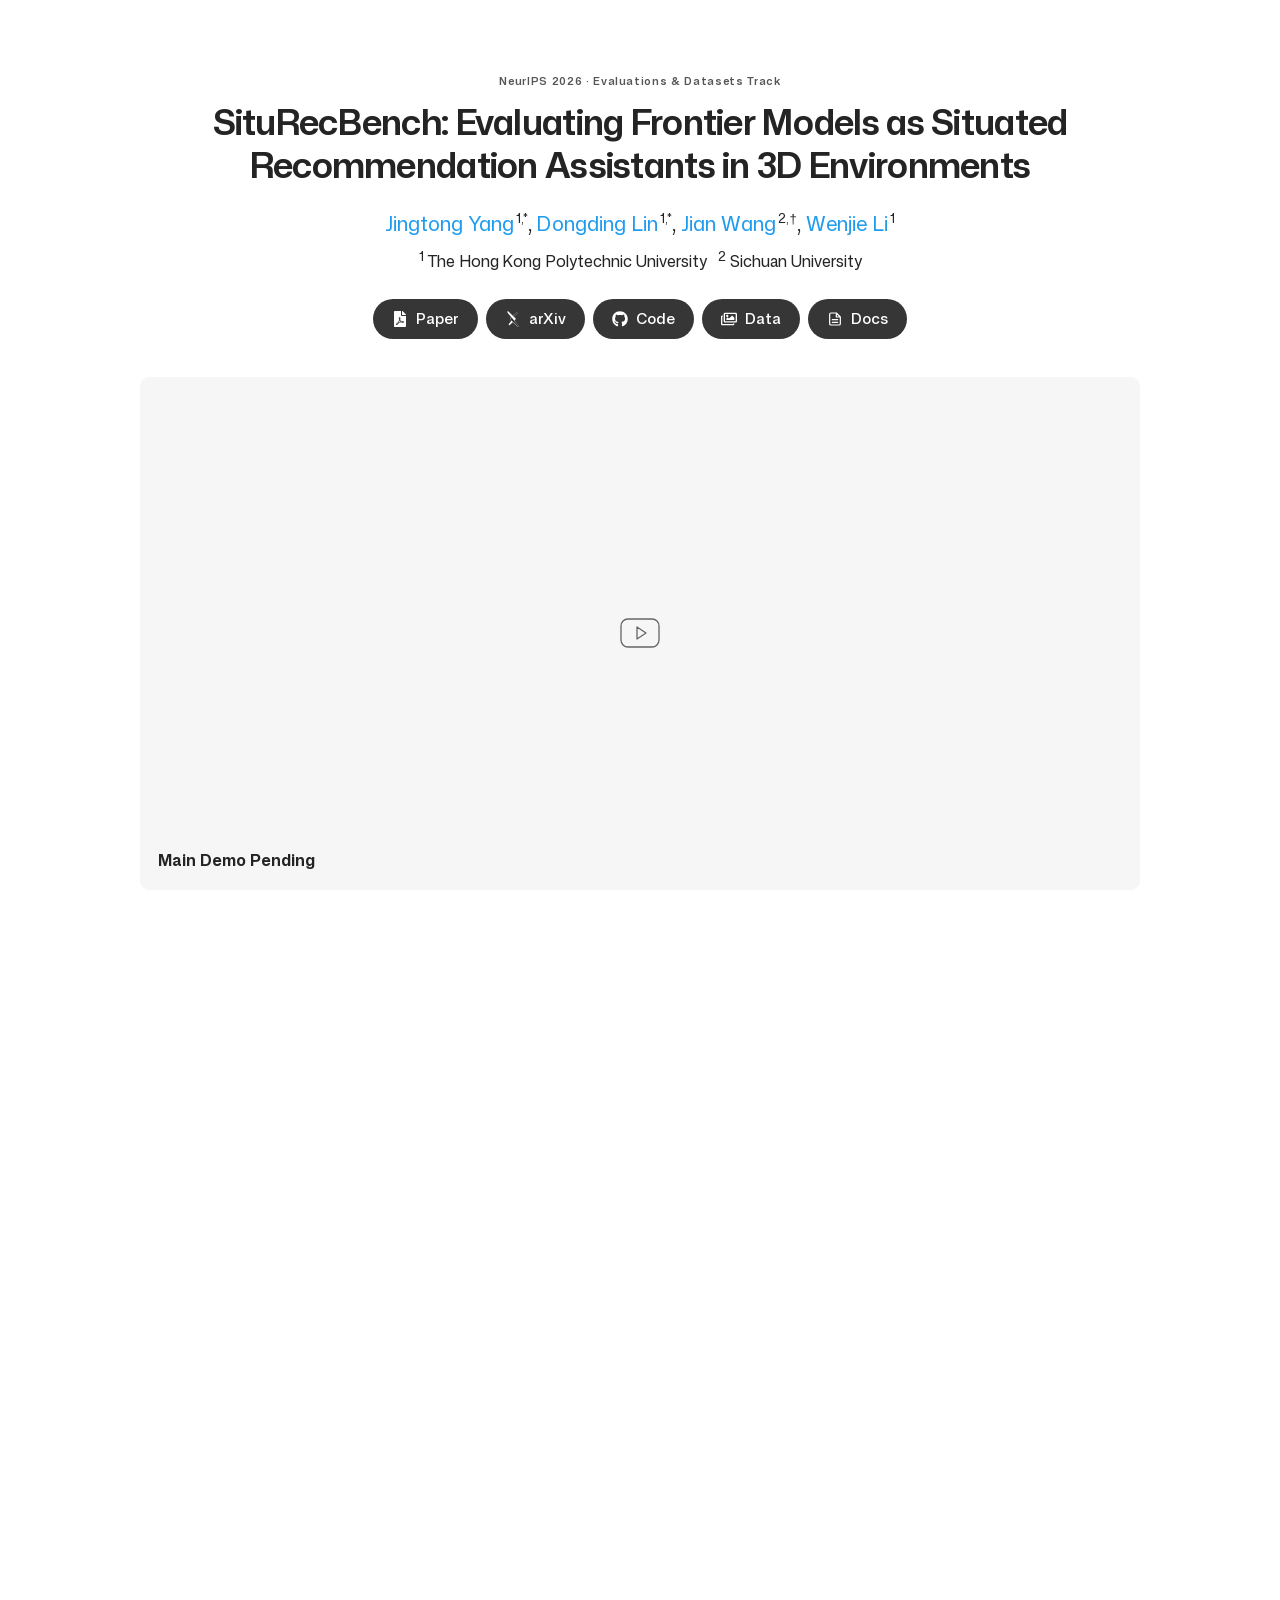
<file: index.html>
<!doctype html>
<html lang="en"><head><meta charset="utf-8"><meta name="viewport" content="width=device-width, initial-scale=1"><title>SituRecBench</title><meta http-equiv="refresh" content="0; url=SituRecBench/"><link rel="canonical" href="https://siturec.github.io/SituRecBench/"></head><body><a href="SituRecBench/">SituRecBench</a></body></html>
</file>
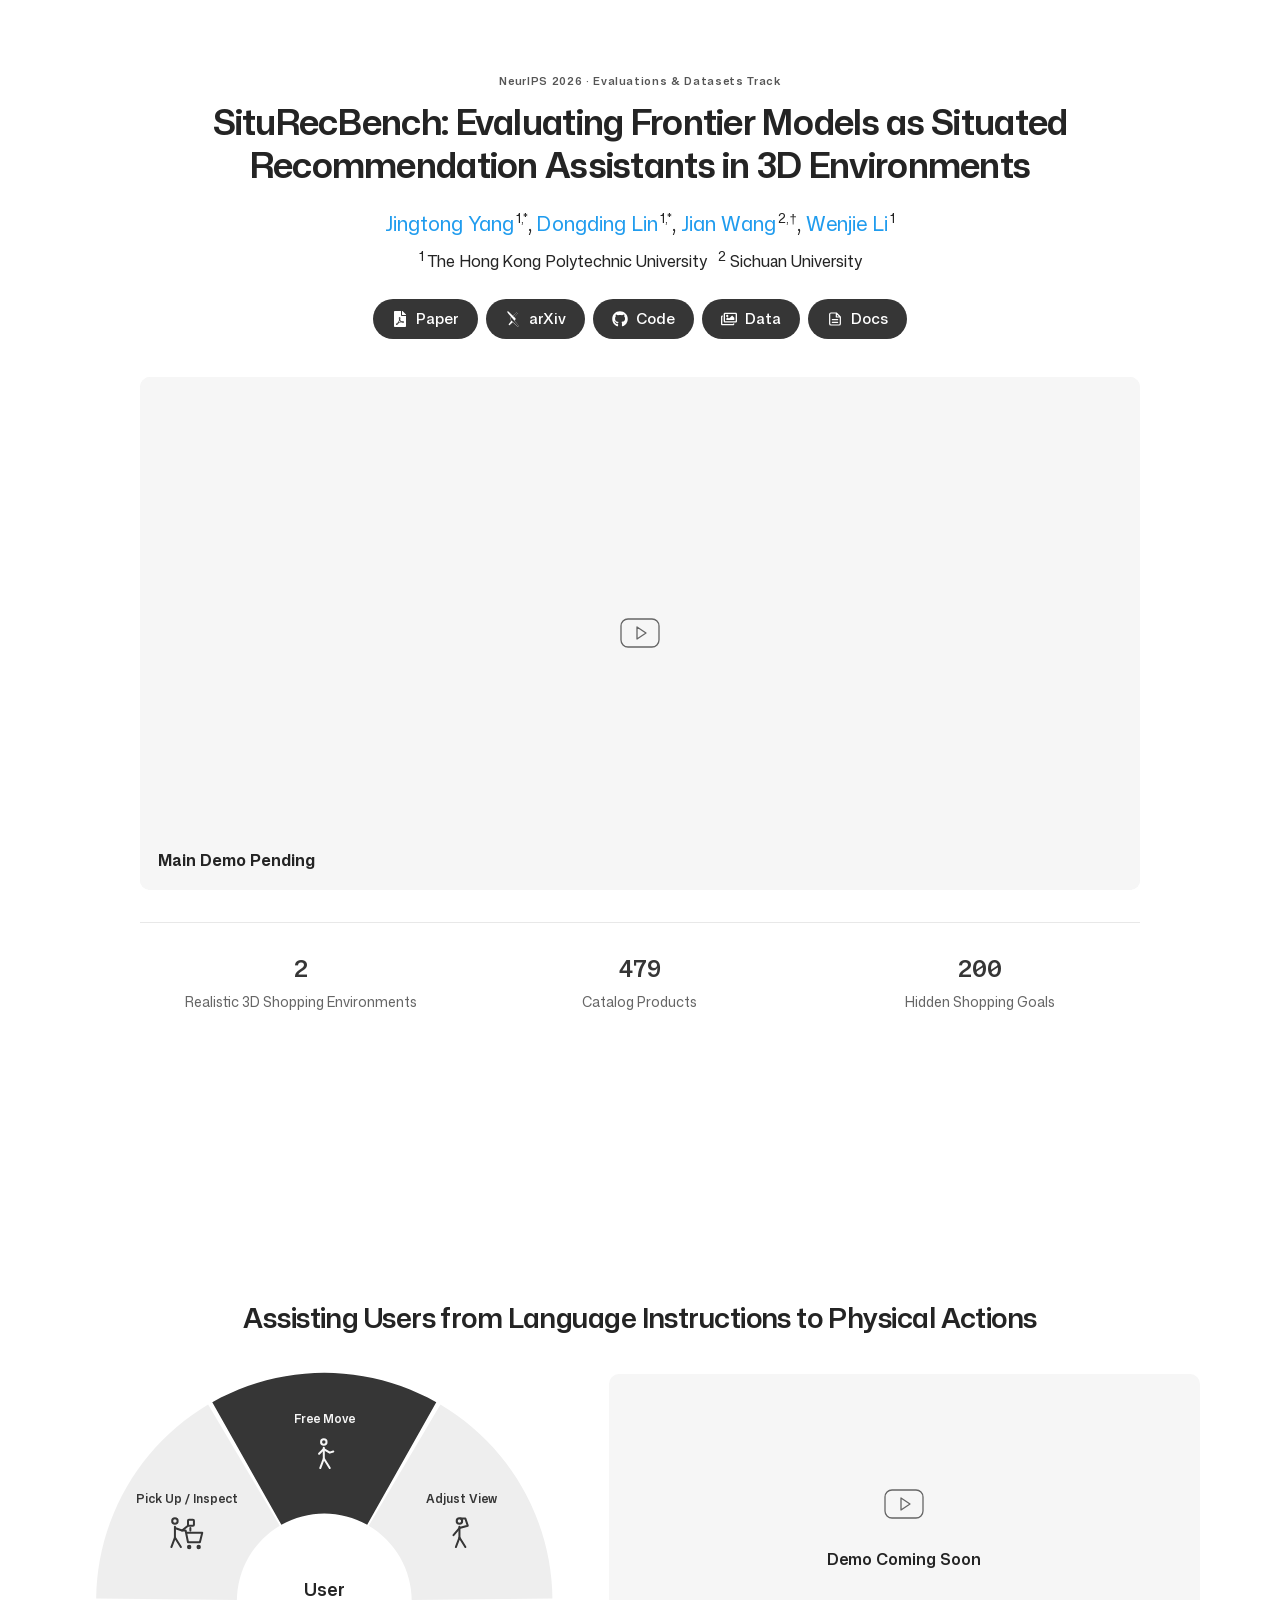
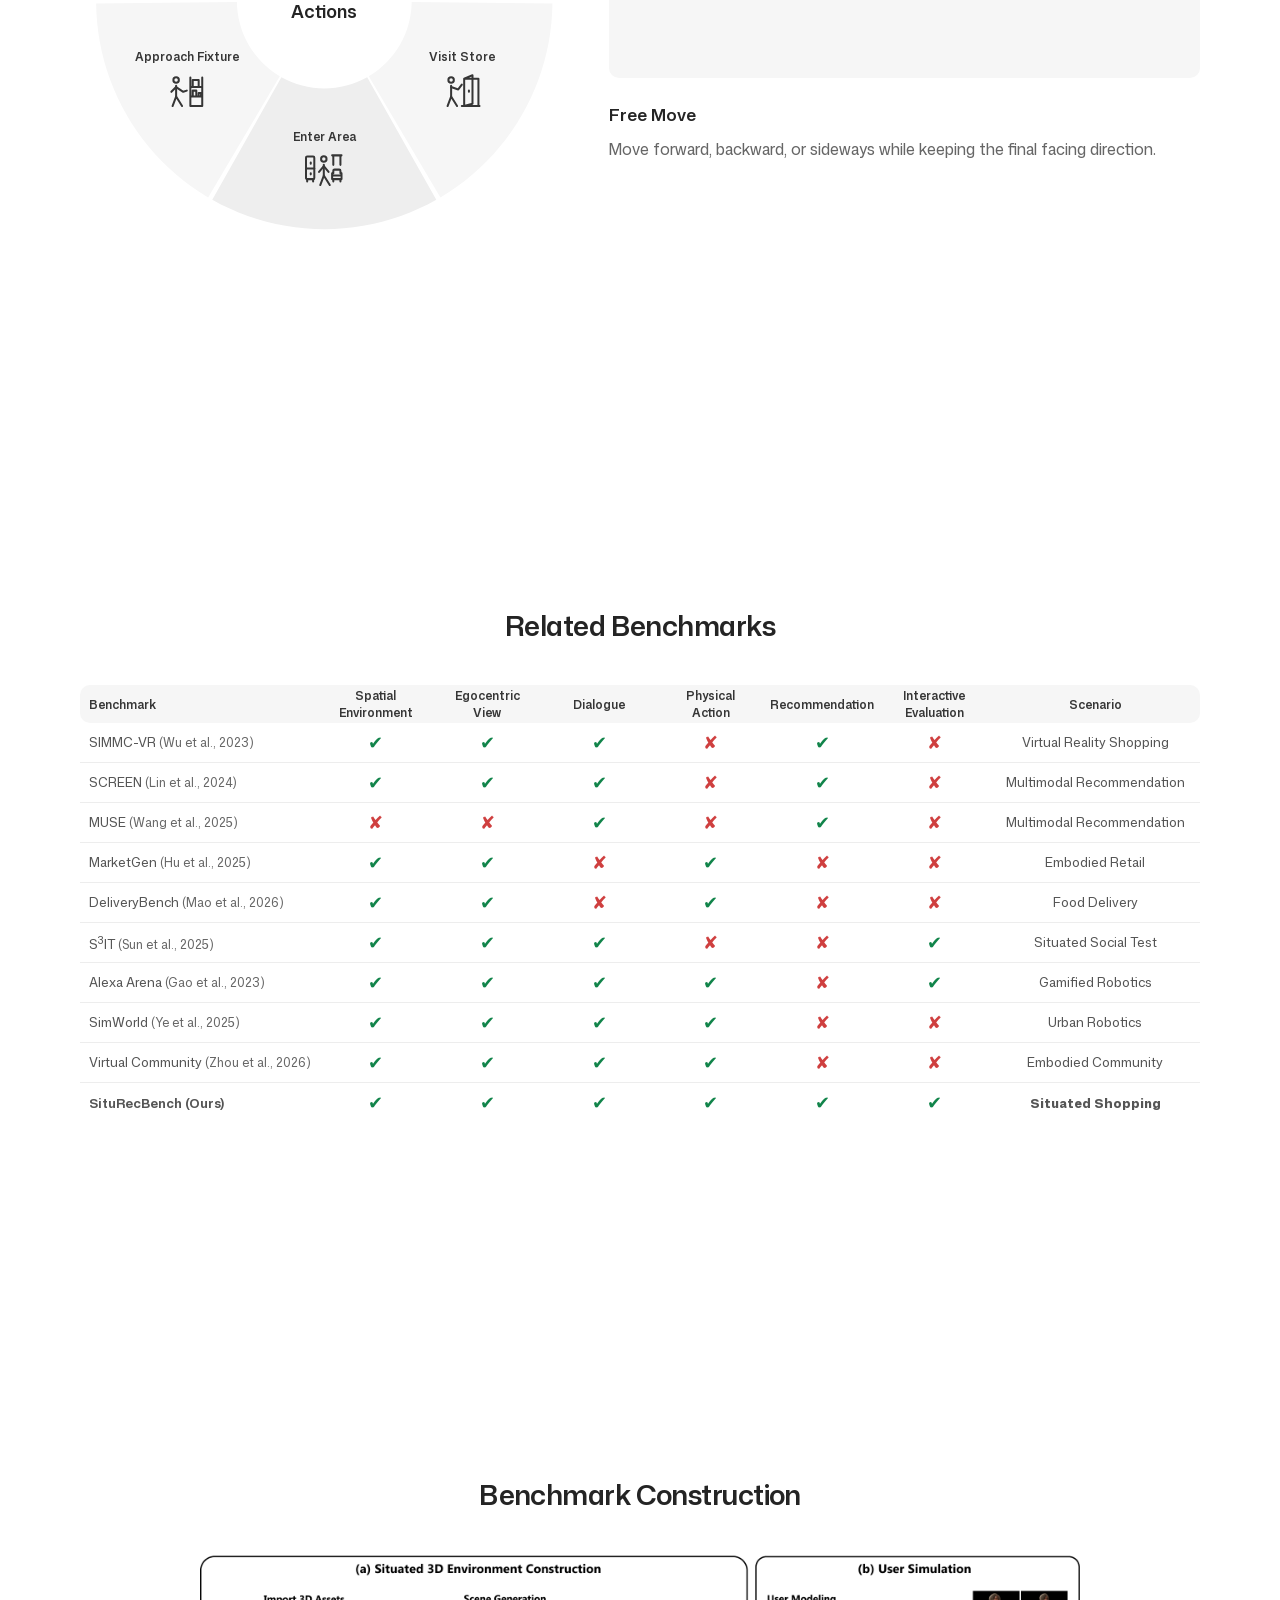
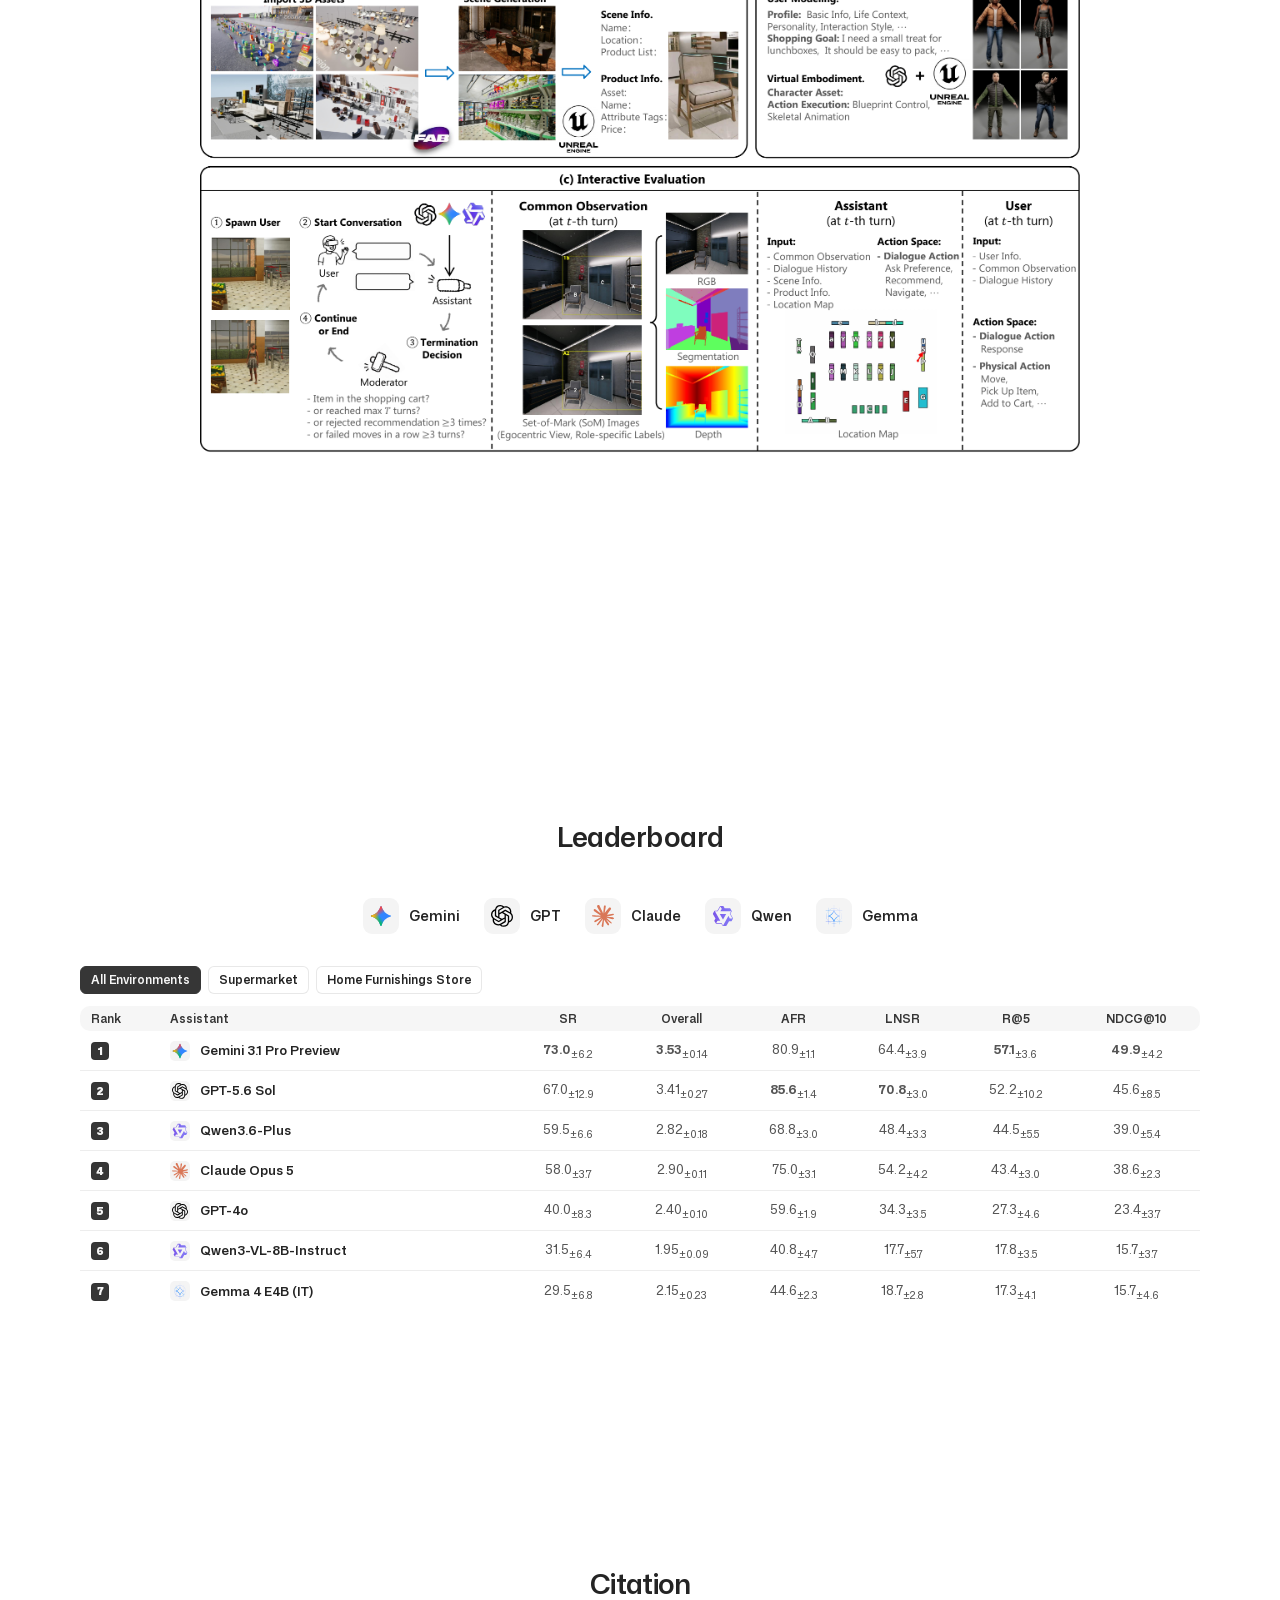
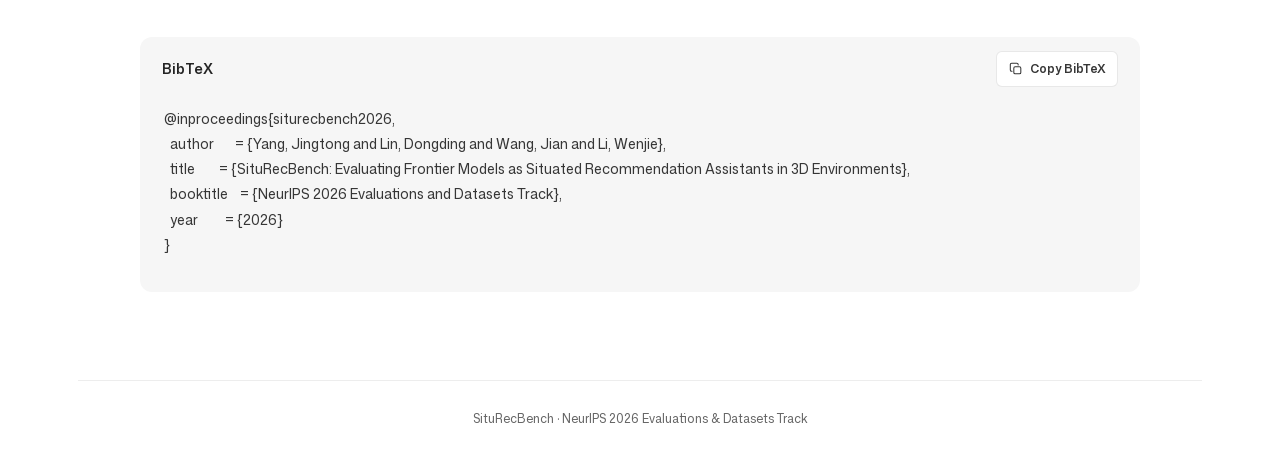
<file: SituRecBench/index.html>
<!doctype html>
<html lang="en">
<head>
<meta charset="utf-8">
<meta name="viewport" content="width=device-width, initial-scale=1">
<title>SituRecBench</title>
<link rel="preload" href="assets/fonts/mona-sans/MonaSansVF.woff2" as="font" type="font/woff2" crossorigin="anonymous">
<link rel="stylesheet" href="assets/fonts/mona-sans/fonts.css">
<script>document.documentElement.classList.add("has-reveal");</script>
<style>
:root {
  --content-width:1120px;
  --media-width:1000px;
  --data-width:1120px;
  --bg:#ffffff;
  --panel:#ffffff;
  --paper:#f6f6f6;
  --ink:#242424;
  --muted:#666666;
  --line:#363636;
  --soft-line:#e4e4e4;
  --accent:#555555;
  --accent-2:#363636;
  --good:#11844a;
  --bad:#cf3f3f;
  --void:#181818;
  --void-muted:#c9c9c9;
  --hover:#eeeeee;
  --glass:var(--panel);
  --glass-strong:var(--panel);
  --glass-soft:var(--paper);
  --frame-line:rgba(36,36,36,.10);
  --strong-line:rgba(36,36,36,.20);
  --glass-line:var(--frame-line);
  --shadow:0 8px 24px rgba(0,0,0,.05);
  --shadow-soft:none;
  --shadow-hover:none;
  --frame:1px solid var(--frame-line);
  --strong-frame:1px solid var(--strong-line);
  --divider:1px solid rgba(36,36,36,.08);
  --radius:10px;
  --radius-sm:6px;
  --fs-xs:11px;
  --fs-sm:12px;
  --fs-body:16px;
  --fs-md:17px;
  --fs-lg:18px;
  --fs-icon:16px;
  --fs-stat:24px;
  --fs-h2:28px;
  --fs-h2-sm:24px;
  --fs-h1:40px;
  --fs-h1-md:36px;
  --fs-h1-sm:30px;
}
* { box-sizing:border-box; }
button, input, select, textarea, pre, code, kbd, samp { font-family:var(--font-family); }
html {
  scroll-behavior:auto;
  background:var(--bg);
}
body {
  position:relative;
  isolation:isolate;
  margin:0;
  color:var(--ink);
  background:transparent;
  background-attachment:fixed;
  background-repeat:no-repeat;
  background-size:100% 100vh;
  font-family:var(--font-family);
  font-size:var(--fs-body);
  text-rendering:optimizeLegibility;
  -webkit-font-smoothing:antialiased;

  line-height:1.65;
}
body::before {
  content:"";
  position:fixed;
  inset:0;
  z-index:-1;
  pointer-events:none;
  background:var(--bg);
  background-size:100% 100vh;
  background-repeat:no-repeat;
}
a { color:inherit; text-decoration:none; }
main {
  display:grid;
  grid-template-columns:minmax(0, 1fr);
  min-width:0;
  gap:0;
}
.nav {
  position:sticky;
  top:12px;
  z-index:20;
  display:flex;
  align-items:center;
  justify-content:space-between;
  gap:24px;
  width:min(calc(var(--content-width) + 56px), calc(100% - 32px));
  margin:12px auto 0;
  padding:12px 24px;
  border:1px solid rgba(36,36,36,.08);
  border-radius:12px;
  background:rgba(255,255,255,.92);
  backdrop-filter:blur(8px);
  -webkit-backdrop-filter:blur(8px);
  box-shadow:none;
}
.brand {
  display:flex;
  align-items:center;
  font-size:18px;
  font-weight:600;
  line-height:1.4;
  flex-shrink:0;
  letter-spacing:-.015em;
}
.nav-links {
  display:flex;
  justify-content:flex-end;
  gap:6px;
  flex-wrap:nowrap;
}
.nav-group {
  position:relative;
  display:none;
  align-items:center;
}
.nav-group summary {
  min-height:34px;
  display:inline-flex;
  align-items:center;
  justify-content:center;
  gap:7px;
  padding:0 10px;
  border-radius:var(--radius-sm);
  color:var(--muted);
  font-size:var(--fs-sm);
  font-weight:400;
  line-height:1.4;
  cursor:pointer;
  list-style:none;
  transition:color 80ms ease, background 80ms ease;
}
.nav-group summary::-webkit-details-marker {
  display:none;
}
.nav-group summary::after {
  content:"";
  width:6px;
  height:6px;
  margin-top:-3px;
  border-right:1px solid currentColor;
  border-bottom:1px solid currentColor;
  opacity:.55;
  transform:rotate(45deg);
  transition:transform 80ms ease, margin-top 80ms ease;
}
.nav-group[open] summary,
.nav-group summary:hover {
  background:rgba(36,36,36,.035);
  box-shadow:none;
}
.nav-group[open] summary::after {
  margin-top:3px;
  transform:rotate(225deg);
}
.nav-sub {
  position:absolute;
  top:calc(100% + 7px);
  right:0;
  min-width:190px;
  display:grid;
  gap:4px;
  padding:6px;
  border-radius:10px;
  background:var(--panel);
  box-shadow:var(--shadow);
  opacity:0;
  pointer-events:none;
  transform:translateY(-4px);
  transition:opacity 80ms ease, transform 80ms ease;
  z-index:22;
}
.nav-group[open] .nav-sub {
  opacity:1;
  pointer-events:auto;
  transform:translateY(0);
}
.nav-links a {
  min-height:34px;
  display:inline-flex;
  align-items:center;
  justify-content:center;
  padding:0 10px;
  border-radius:var(--radius-sm);
  color:var(--muted);
  font-size:var(--fs-sm);
  font-weight:400;
  line-height:1.4;
  transition:color 80ms ease, background 80ms ease;
}
.nav-links a:hover {
  color:var(--ink);
  background:rgba(36,36,36,.035);
  box-shadow:none;
}
.nav-links .nav-details {
  gap:6px;
  padding-inline:12px;
  color:var(--ink);
  background:transparent;
  font-weight:500;
}
.nav-links .nav-details:hover { background:transparent; }
.nav-sub a { justify-content:flex-start; }
.wrap {
  min-width:0;
  max-width:100%;
  width:min(calc(var(--content-width) + 56px), 100%);
  margin:0 auto;
  padding:0 28px;
}
.wrap > * { min-width:0; }
#benchmark, #construction, #leaderboard { --content-width:var(--data-width); }
.construction-figure { max-width:900px; margin:0 auto; }
.construction-figure a { display:block; }
.construction-figure img {
  display:block;
  width:auto;
  height:auto;
  max-width:100%;
  max-height:calc(100svh - 280px);
  margin:0 auto;
}
.hero {
  min-height:calc(100vh - 54px);
  min-width:0;
  display:grid;
  grid-template-columns:minmax(0, 1fr);
  align-items:center;
  padding:72px 0 88px;
  text-align:center;
  scroll-margin-top:86px;
}
.eyebrow {
  margin:0 0 10px;
  color:var(--accent);
  font-size:var(--fs-xs);
  font-weight:600;
  letter-spacing:.06em;
  text-transform:none;
}
h1 {
  max-width:var(--content-width);
  margin:0 auto;
  font-size:var(--fs-h1);
  font-weight:650;
  line-height:1.2;
  letter-spacing:-.02em;
  text-wrap:balance;
}
@media (min-width: 1100px) {
  h1 { font-size:clamp(34px, 2.78vw, 40px); }
  .title-line { display:block; white-space:nowrap; }
}
h1,
h2,
h3 {
  text-shadow:none;
}
.authors {
  max-width:var(--media-width);
  margin:20px auto 0;
  color:var(--ink);
  font-size:20px;
  line-height:1.7;
}
.author-name { white-space:nowrap; }
.author-name a { color:#209cee; }
.author-name a:hover { color:#1676b7; text-decoration:underline; }
.author-name sup { margin-left:2px; font-size:.65em; }
.author-name abbr { text-decoration:none; cursor:help; }
.affiliations { margin:5px 0 0; font-size:16px; }
.actions {
  display:flex;
  flex-wrap:wrap;
  justify-content:center;
  gap:10px;
  margin-top:24px;
}
.button {
  display:inline-flex;
  align-items:center;
  justify-content:center;
  min-height:40px;
  padding:10px 16px;
  border:var(--frame);
  border-radius:var(--radius-sm);
  color:var(--line);
  background:var(--panel);
  box-shadow:none;
  font-size:var(--fs-sm);
  font-weight:600;
  transition:border-color 80ms ease, box-shadow 80ms ease, transform 80ms ease, background 80ms ease;
}
.button.ghost {
  background:var(--paper);
}
.button.primary {
  color:#f6f6f6;
  border-color:var(--line);
  background:var(--line);
  box-shadow:none;
}
.button:hover {
  transform:translateY(-1px);
  border-color:var(--strong-line);
  background:var(--hover);
  box-shadow:none;
}
.button.primary:hover {
  color:#f6f6f6;
  background:#292929;
  box-shadow:none;
}
.publication-links { gap:8px; }
.publication-link {
  display:inline-flex;
  align-items:center;
  justify-content:center;
  gap:8px;
  min-height:40px;
  padding:8px 18px;
  border:1px solid transparent;
  border-radius:9999px;
  background:#363636;
  color:#fff;
  font-size:15px;
  font-weight:500;
  line-height:22px;
  white-space:nowrap;
  transition:background 80ms ease;
}
.publication-link:not([aria-disabled="true"]):hover { background:#292929; }
.publication-link[aria-disabled="true"] { cursor:not-allowed; }
.publication-icon { display:inline-flex; align-items:center; justify-content:center; width:16px; height:16px; }
.publication-icon svg { display:block; width:100%; height:100%; fill:currentColor; }
a:focus-visible,
button:focus-visible,
summary:focus-visible {
  outline:2px solid var(--accent);
  outline-offset:4px;
}
.demo-main,
.card {
  border:0;
  border-radius:var(--radius);
  background:var(--panel);
  box-shadow:none;
  overflow:hidden;
}
.demo-main {
  width:100%;
  max-width:var(--media-width);
  margin:38px auto 0;
  border-color:var(--strong-line);
  box-shadow:none;
  overflow:hidden;

  border-radius:0;
}
.video {
  position:relative;
  aspect-ratio:16 / 8.2;
  display:grid;
  place-items:center;
  overflow:hidden;
  background:#eeeeee;

  border-radius:var(--radius);
}
.video.missing-video {
  background:var(--paper);
}
.video.missing-video::before {
  content:"";
  position:absolute;
  inset:0;
  background:var(--paper);
}
.video img {
  position:absolute;
  inset:0;
  width:100%;
  height:100%;
  object-fit:cover;
  opacity:.58;
  filter:saturate(1.04) contrast(1.05);
}
.video.missing-video img {
  display:none;
}
.video::after {
  content:"";
  position:absolute;
  inset:0;
  background:linear-gradient(180deg, rgba(255,255,255,.04), rgba(24,24,24,.52));
}
.video.missing-video::after {
  background:none;
}
.play {
  position:relative;
  z-index:2;
  width:48px;
  height:48px;
  display:grid;
  place-items:center;
  border:1px solid rgba(246,246,246,.78);
  border-radius:var(--radius-sm);
  color:#f6f6f6;
  background:rgba(24,24,24,.66);
  box-shadow:none;
  font-size:var(--fs-icon);
}
.missing-video .play {
  border:0;
  background:transparent;
  box-shadow:none;

  color:var(--muted);

  border-radius:0;
}
.play svg { width:48px; height:48px; display:block; }
.video-status {
  position:absolute;
  left:18px;
  bottom:16px;
  z-index:2;
  text-align:left;
}
.video-status strong {
  display:block;
  color:var(--ink);
  font-size:var(--fs-body);
}
.video-status span {
  display:block;
  margin-top:4px;
  color:var(--muted);
  font-size:14px;
}
.stats {
  display:grid;
  grid-template-columns:repeat(3, minmax(0, 1fr));
  gap:18px;
  max-width:var(--media-width);
  margin:32px auto 0;
  padding-top:20px;
  border-top:var(--frame);
}
.stat {
  padding:12px 14px;
  border:0;
  border-radius:0;
  background:transparent;
  box-shadow:none;
}
.stat strong {
  display:block;
  color:var(--accent-2);
  font-size:var(--fs-stat);
  font-weight:600;
  line-height:1.15;
  font-variant-numeric:tabular-nums;
}
.stat span {
  display:block;
  margin-top:7px;
  color:var(--muted);
  font-size:14px;
  overflow-wrap:anywhere;
}
.section {
  min-height:auto;
  min-width:0;
  display:grid;
  grid-template-columns:minmax(0, 1fr);
  align-items:center;
  padding:clamp(64px, 6.5vw, 96px) 0;
  scroll-margin-top:86px;
}
.section:not(#citation) {
  min-height:100svh;
  padding:clamp(96px, 14svh, 160px) 0;
}
.section + .section {
  margin-top:0;
}
.section-head {
  display:grid;
  justify-items:center;
  gap:12px;
  max-width:760px;
  margin:0 auto 36px;
  text-align:center;
}
.kicker {
  color:var(--accent);
  font-size:var(--fs-xs);
  font-weight:600;
  letter-spacing:.06em;
  text-transform:none;
}
h2 {
  margin:6px 0 0;
  font-size:var(--fs-h2);
  font-weight:600;
  line-height:1.25;
  letter-spacing:-.02em;
}
.section-head p {
  max-width:620px;
  margin:0;
  color:var(--muted);
  font-size:var(--fs-body);
  line-height:1.7;
}
.action-section .section-head { max-width:100%; }
@media (min-width:901px) {
  .action-section h2 {
    white-space:nowrap;
    font-size:clamp(24px, 2.35vw, var(--fs-h2));
  }
}
.tabs {
  display:flex;
  flex-wrap:wrap;
  gap:7px;
  margin:0 0 12px;
}
.tabs span {
  padding:6px 10px;
  border:var(--frame);
  border-radius:var(--radius-sm);
  color:var(--ink);
  background:var(--panel);
  font-size:var(--fs-sm);
  font-weight:600;
  line-height:1.2;
}
.tabs span.active {
  color:#f6f6f6;
  border-color:var(--line);
  background:var(--line);
}
#leaderboard .tabs [data-scene] { cursor:pointer; }
.table-wrap { width:100%; min-width:0; max-width:100%; overflow:auto; box-shadow:none; 
  border-radius:0;
}
.table-wrap th {
  border-top:0;
  border-bottom:0;
}
#leaderboard th:nth-child(n+3),
#leaderboard td:nth-child(n+3) {
  text-align:center;
}
#leaderboard .table-wrap :is(th, td) { padding-top:4px; padding-bottom:4px; }
#leaderboard .table-wrap tbody td { height:40px; }
#leaderboard .table-wrap .model-logo { width:20px; height:20px; flex-basis:20px; border-radius:5px; }
#leaderboard .table-wrap .model-logo img { width:16px; height:16px; }
#leaderboard .table-wrap .rank { width:18px; min-width:18px; height:18px; padding:0; border-radius:4px; }
.table-wrap tr:last-child td {
  border-bottom:0;
}
.table-wrap table,
.benchmark-figure table {
  border-collapse:separate;
  border-spacing:0;
}
.table-wrap thead th:first-child,
.benchmark-figure thead th:first-child {
  border-radius:10px 0 0 10px;
}
.table-wrap thead th:last-child,
.benchmark-figure thead th:last-child {
  border-radius:0 10px 10px 0;
}
table {
  width:100%;
  min-width:820px;
  border-collapse:collapse;
  color:var(--line);
  font-size:13px;
}
th, td {
  padding:8px 11px;
  border-bottom:var(--divider);
  text-align:left;
  vertical-align:middle;
  line-height:1.42;
}
th {
  color:var(--line);
  background:var(--paper);
  font-size:var(--fs-sm);
  font-weight:600;
  letter-spacing:0;
  text-transform:none;
  border-top:var(--strong-frame);
  border-bottom:var(--strong-frame);
}
td {
  color:#555555;
}
tr:last-child td { border-bottom:var(--strong-frame); }
.rank {
  display:inline-grid;
  place-items:center;
  min-width:24px;
  height:24px;
  padding:0 7px;
  border:var(--strong-frame);
  border-radius:var(--radius-sm);
  color:#f6f6f6;
  background:var(--line);
  font-weight:900;
  font-size:var(--fs-xs);
}
.rank.pending {
  border-color:transparent;
  color:var(--muted);
  background:var(--paper);
  font-weight:500;
}
.model {
  display:inline-flex;
  min-height:23px;
  align-items:center;
  padding:3px 8px;
  border:var(--frame);
  border-radius:var(--radius-sm);
  color:var(--line);
  background:var(--panel);
  font-weight:760;
}
.model-cell {
  display:flex;
  align-items:center;
  gap:10px;
  min-width:210px;
}
.model-logo {
  width:36px;
  height:36px;
  display:grid;
  flex:0 0 36px;
  place-items:center;
  border-radius:9px;
  background:#f4f4f4;
}
.model-logo img {
  width:22px;
  height:22px;
  display:block;
  object-fit:contain;
}
.model-name {
  display:grid;
  gap:3px;
}
.model-name strong {
  color:var(--ink);
  font-size:13px;
  line-height:1.25;
  font-weight:600;
}
.model-name small {
  color:var(--muted);
  font-size:12px;
  line-height:1.35;
}
.model-strip {
  display:grid;
  grid-template-columns:repeat(5, minmax(0, 1fr));
  gap:14px;
  margin:0 0 24px;
}
.model-card {
  display:flex;
  align-items:center;
  gap:10px;
  padding:12px 6px;
  border:0;
  border-radius:var(--radius);
  background:transparent;
  box-shadow:none;
}
.model-card strong {
  display:block;
  color:var(--ink);
  font-size:14px;
  line-height:1.25;
  font-weight:600;
}
.model-card > div > span {
  display:block;
  margin-top:3px;
  color:var(--muted);
  font-size:13px;
  line-height:1.35;
}
.charts {
  display:grid;
  grid-template-columns:1.18fr .82fr;
  gap:26px;
}
.chart-stack {
  display:grid;
  grid-template-columns:1fr;
  gap:26px;
}
.chart {
  padding:12px;
}
.chart h3 {
  margin:0 0 12px;
  color:var(--ink);
  font-size:var(--fs-md);
  line-height:1.3;
}
.figure-placeholder {
  position:relative;
  height:170px;
  display:grid;
  align-content:end;
  gap:5px;
  overflow:hidden;
  padding:16px;
  border:var(--frame);
  border-radius:var(--radius);
  color:#f6f6f6;
  border-color:#303030;
  background:linear-gradient(180deg, #202020 0%, var(--void) 100%);
  box-shadow:inset 0 1px 0 rgba(255,255,255,.08), 0 6px 14px rgba(24,24,24,.1);
}
.chart.large .figure-placeholder {
  height:285px;
}
.figure-placeholder::before {
  content:"";
  position:absolute;
  inset:0;
  background:linear-gradient(180deg, #202020 0%, var(--void) 100%);
}
.figure-placeholder strong,
.figure-placeholder span {
  position:relative;
  z-index:1;
}
.figure-placeholder strong {
  font-size:var(--fs-body);
}
.figure-placeholder span {
  color:var(--void-muted);
  font-size:var(--fs-sm);
}
.note {
  margin:12px 0 0;
  color:var(--muted);
  font-size:var(--fs-sm);
  line-height:1.65;
}
.action-section,
.benchmark-section {
  min-height:auto;
}
.action-showcase {
  display:grid;
  grid-template-columns:minmax(0, .95fr) minmax(0, 1.15fr);
  align-items:center;
  gap:40px;
}
.action-wheel-column { min-width:0; }
.action-wheel {
  position:relative;
  width:100%;
  max-width:460px;
  aspect-ratio:1;
  margin:auto;
  border:0;
  border-radius:50%;
  background:var(--panel);
  box-shadow:none;
  isolation:isolate;
}
.action-sector {
  position:absolute;
  inset:0;
  width:100%;
  height:100%;
  padding:0;
  border:0;
  border-radius:50%;
  clip-path:var(--sector);
  background:var(--paper);
  color:var(--line);
  font:inherit;
  cursor:pointer;
  touch-action:manipulation;
  -webkit-tap-highlight-color:transparent;
  transition:background 80ms ease, color 80ms ease;
}
.action-sector:nth-child(even) { background:var(--hover); }
.action-sector:hover { background:var(--soft-line); }
.action-sector[aria-pressed="true"] { background:var(--line); color:var(--paper); }
.action-sector:focus-visible { background:var(--accent-2); color:var(--paper); outline:none; }
.action-label {
  position:absolute;
  left:var(--label-x);
  top:var(--label-y);
  transform:translate(-50%, -50%);
  width:24%;
  display:grid;
  justify-items:center;
  gap:8px;
  pointer-events:none;
  text-align:center;
  font-size:var(--fs-sm);
  font-weight:600;
  line-height:1.2;
}
.action-icon { display:block; width:38px; height:38px; }
.action-sector:focus-visible .action-label { text-decoration:underline; text-underline-offset:3px; }
.action-hub {
  position:absolute;
  inset:32%;
  display:flex;
  flex-direction:column;
  align-items:center;
  justify-content:center;
  gap:9px;
  padding:10px;
  border:0;
  border-radius:50%;
  background:var(--panel);
  box-shadow:none;
  text-align:center;
  pointer-events:none;
}
.action-hub strong { font-size:var(--fs-lg); font-weight:600; line-height:1.2; }
.action-preview {
  min-width:0;
  overflow:hidden;
  border:0;
  border-radius:0;
  background:var(--panel);
  box-shadow:none;
}
.action-screen {
  position:relative;
  display:grid;
  aspect-ratio:16 / 8.2;
  background:var(--paper);
  color:var(--ink);

  border-radius:var(--radius);

  overflow:hidden;
}
.action-screen video { display:block; width:100%; height:100%; position:absolute; inset:0; object-fit:contain; }
.action-empty { display:flex; flex-direction:column; align-items:center; justify-content:center; gap:10px; padding:18px; text-align:center; }
.action-empty svg { width:48px; height:48px; margin-bottom:8px; color:var(--muted); }
.action-empty strong { font-size:var(--fs-body); font-weight:600; }
.action-empty span { color:var(--muted); font-size:14px; line-height:1.6; }
.action-preview [hidden] { display:none; }
.action-preview-copy { min-height:150px; padding:22px 0 0; border-top:0; }
.action-preview-copy h3 { margin:0 0 8px; font-size:var(--fs-md); font-weight:600; }
.action-preview-copy p { margin:0; color:var(--muted); font-size:var(--fs-body); line-height:1.65; }
@media (max-width: 900px) {
  .action-showcase { grid-template-columns:1fr; gap:30px; max-width:600px; margin:auto; }
  .action-wheel { max-width:440px; }
}
@media (max-width: 420px) {
  .action-label { font-size:calc(var(--fs-xs) - 1px); gap:5px; }
  .action-icon { width:28px; height:28px; }
  .action-hub span { font-size:calc(var(--fs-xs) - 2px); }
}
@media (prefers-reduced-motion: reduce) {
  .action-sector { transition:none; }
}
.benchmark-figure {
  width:100%;
  min-width:0;
  max-width:100%;
  margin-top:42px;
  overflow:auto;
  border:0;
  border-radius:0;
  background:var(--panel);
  box-shadow:none;
}
.benchmark-figure table {
  min-width:1120px;
  table-layout:fixed;
  font-family:inherit;
  font-size:13px;
}
.benchmark-figure .benchmark-name-column { width:240px; }
.benchmark-figure .benchmark-indicator-columns { width:auto; }
.benchmark-figure .benchmark-domain-column { width:210px; }
.benchmark-figure caption {
  padding:0 0 18px;
  color:var(--muted);
  font-size:14px;
  line-height:1.55;
  text-align:left;
  border-bottom:0;
}
.benchmark-figure th,
.benchmark-figure td {
  padding:2px 9px;
  border-bottom:var(--divider);
  white-space:nowrap;
  text-align:center;
}
.benchmark-figure th {
  padding-left:3px;
  padding-right:3px;
  white-space:normal;
  border-top:0;
  border-bottom:0;
  font-weight:600;
  text-align:center;
}
.benchmark-figure td:first-child { white-space:nowrap; }
.benchmark-figure th:last-child,
.benchmark-figure td:last-child { white-space:nowrap; }
.benchmark-figure tbody td { height:40px; }
.benchmark-citation {
  color:var(--muted);
  font-size:12px;
  font-weight:400;
  white-space:nowrap;
}
a.benchmark-citation:hover,
a.benchmark-citation:focus-visible { text-decoration:underline; }
.benchmark-figure th:first-child,
.benchmark-figure td:first-child {
  text-align:left;
  padding-left:9px;
}
.benchmark-figure tr.siturec-row td {
  border-top:0;
  font-weight:800;
}
.benchmark-figure tr:last-child td {
  border-bottom:0;
}
.check { color:var(--good); text-align:center; }
.cross { color:var(--bad); text-align:center; }
.benchmark-figure td.check,
.benchmark-figure td.cross { line-height:1; }
.benchmark-mark {
  display:inline-block;
  width:18px;
  height:18px;
  vertical-align:middle;
  font-family:"Segoe UI Symbol", "Apple Symbols", "Noto Sans Symbols 2", sans-serif;
  font-size:18px;
  font-weight:400;
  line-height:18px;
}
.benchmark-key { display:inline-flex; vertical-align:middle; }
.benchmark-sr-only {
  position:absolute;
  width:1px;
  height:1px;
  padding:0;
  margin:-1px;
  overflow:hidden;
  clip-path:inset(50%);
  white-space:nowrap;
  border:0;
}
.env {
  display:grid;
  grid-template-columns:minmax(0, 1.08fr) minmax(320px, .92fr);
  gap:30px;
}
.env-actions {
  display:grid;
  gap:14px;
}
.env-link {
  display:flex;
  justify-content:space-between;
  gap:18px;
  min-height:64px;
  padding:12px 14px;
  border:var(--frame);
  border-radius:var(--radius);
  background:var(--panel);
  box-shadow:var(--shadow-soft);
  transition:border-color 80ms ease, box-shadow 80ms ease, transform 80ms ease, background 80ms ease;
}
.env-link:hover {
  transform:translateY(-1px);
  border-color:var(--strong-line);
  background:var(--hover);
  box-shadow:var(--shadow-hover);
}
.env-link strong {
  display:block;
  margin-bottom:5px;
  color:var(--ink);
  font-size:var(--fs-md);
  font-weight:820;
  line-height:1.25;
}
.env-link span {
  color:var(--muted);
  font-size:var(--fs-sm);
  line-height:1.6;
}
.env-link i {
  color:var(--line);
  font-style:normal;
  font-weight:900;
}
.demo-row {
  display:grid;
  grid-template-columns:repeat(2, minmax(0, 1fr));
  gap:24px;
  margin-top:28px;
}
.demo-tile {
  min-height:122px;
  display:grid;
  align-content:end;
  padding:14px;
  border:var(--frame);
  border-radius:var(--radius);
  background:var(--panel);
  box-shadow:var(--shadow-soft);
}
.demo-tile.missing-video {
  color:#f6f6f6;
  border-color:#303030;
  background:linear-gradient(180deg, #202020 0%, var(--void) 100%);
  box-shadow:inset 0 1px 0 rgba(255,255,255,.08), 0 6px 14px rgba(24,24,24,.1);
}
.demo-tile::before {
  content:"";
  width:34px;
  height:2px;
  margin-bottom:44px;
  border-radius:0;
  background:rgba(85,85,85,.72);
}
.demo-tile.missing-video::before {
  background:#f6f6f6;
}
.demo-tile strong {
  color:var(--ink);
  font-size:var(--fs-body);
}
.demo-tile.missing-video strong {
  color:#f6f6f6;
}
.demo-tile span {
  display:block;
  margin-top:5px;
  color:var(--muted);
  font-size:var(--fs-sm);
}
.demo-tile.missing-video span {
  color:var(--void-muted);
}
.overview {
  display:grid;
  grid-template-columns:1fr 1fr;
  gap:30px;
}
.method-grid {
  display:grid;
  grid-template-columns:repeat(2, minmax(0, 1fr));
  gap:16px;
  margin-top:22px;
}
.method {
  padding:12px;
  border:var(--frame);
  border-radius:var(--radius);
  background:var(--panel);
  box-shadow:var(--shadow-soft);
}
.method b {
  display:block;
  margin-bottom:6px;
  color:var(--line);
  font-size:var(--fs-body);
  font-weight:820;
  line-height:1.25;
}
.method span {
  color:var(--muted);
  font-size:var(--fs-sm);
  line-height:1.62;
}
.abstract {
  padding:20px;
}
.abstract p {
  margin:0 0 14px;
  color:#444444;
  font-size:var(--fs-md);
  line-height:1.72;
}
.abstract p:last-child { margin-bottom:0; }
.scene-pair {
  display:grid;
  gap:12px;
}
.scene-img img {
  display:block;
  width:100%;
  height:210px;
  object-fit:cover;
  border-bottom:var(--frame);
  background:var(--panel);
}
.scene-img.missing-image {
  min-height:230px;
  display:grid;
  align-content:end;
  padding:14px;
  border-color:var(--line);
  color:#f6f6f6;
  background:linear-gradient(180deg, #202020 0%, var(--void) 100%);
  box-shadow:inset 0 1px 0 rgba(255,255,255,.08), 0 6px 14px rgba(24,24,24,.1);
}
.scene-img.missing-image img {
  display:none;
}
.scene-img.missing-image div {
  padding:0;
  color:var(--void-muted);
}
.scene-img.missing-image div::before {
  content:"Image pending";
  display:block;
  margin-bottom:5px;
  color:#f6f6f6;
  font-weight:800;
}
.scene-img div {
  padding:12px 13px;
  color:var(--muted);
  font-size:var(--fs-body);
}
.citation {
  width:100%;
  max-width:var(--media-width);
  min-width:0;
  margin:0 auto;
}
.citation-card {
  min-width:0;
  overflow:hidden;
  border:0;
  border-radius:12px;
  background:var(--paper);
  box-shadow:none;
}
.citation-toolbar {
  display:flex;
  align-items:center;
  justify-content:space-between;
  gap:16px;
  padding:14px 22px;
  border-bottom:0;
  background:transparent;
}
.citation-toolbar h3 {
  margin:0;
  font-size:14px;
  font-weight:600;
  letter-spacing:.015em;
}
.citation-copy-button {
  display:inline-flex;
  align-items:center;
  justify-content:center;
  gap:7px;
  min-width:122px;
  min-height:34px;
  padding:7px 11px;
  border:var(--frame);
  border-radius:var(--radius-sm);
  background:var(--panel);
  color:var(--line);
  font:inherit;
  font-size:var(--fs-sm);
  font-weight:600;
  cursor:pointer;
  transition:background 80ms ease, border-color 80ms ease;
}
.citation-copy-button[hidden] { display:none; }
.citation-copy-button:hover { background:var(--hover); border-color:var(--strong-line); }
.citation-copy-button:disabled { cursor:wait; opacity:.65; }
.citation-copy-button svg { width:14px; height:14px; }
.citation-note {
  display:flex;
  flex-wrap:wrap;
  justify-content:space-between;
  gap:8px 20px;
  margin:0;
  padding:0 22px 20px;
  border-top:0;
  color:var(--muted);
  font-size:13px;
  line-height:1.5;
}
.citation-note[role="status"] { color:var(--accent); }
.citation-note:empty { padding:0; }
#citation { padding-top:48px; padding-bottom:56px; }
pre {
  margin:0;
  padding:20px;
  overflow:auto;
  color:var(--line);
  background:var(--paper);
  border:0;
  border-radius:var(--radius);
  box-shadow:none;
  font-family:var(--font-family);
  font-size:14px;
  line-height:1.65;
}
.citation-card pre {
  min-width:0;
  padding:5px 24px 35px;
  border:0;
  border-radius:0;
  background:transparent;
  line-height:1.8;
  white-space:pre-wrap;
  overflow-wrap:anywhere;
  tab-size:2;
}
.citation-card pre:focus-visible { outline:2px solid var(--accent); outline-offset:-3px; }
.footer {
  width:min(1124px, calc(100% - 36px));
  margin:32px auto 0;
  padding:28px;
  border-top:var(--divider);
  color:var(--muted);
  font-size:var(--fs-sm);
  text-align:center;
}
.jump-rail {
  position:fixed;
  right:28px;
  top:50%;
  z-index:18;
  display:grid;
  grid-template-columns:minmax(0, 1fr);
  gap:10px;
  width:max-content;
  overflow:visible;
  padding:0;
  border:0;
  background:transparent;
  box-shadow:none;
  transform:translateY(-50%);
}
.jump-rail a {
  display:flex;
  align-items:center;
  justify-content:flex-end;
  min-width:0;
  min-height:40px;
  padding:4px 0;
  border:0;
  border-radius:var(--radius-sm);
  color:var(--line);
  background:transparent;
  font-size:var(--fs-sm);
  font-weight:400;
  line-height:1.2;
  text-align:right;
  white-space:nowrap;
  box-shadow:none;
}
.jump-rail a span {
  display:inline-block;
  max-width:100%;
  font-size:var(--fs-sm);
  opacity:.5;
  transition:font-size 80ms ease-out, opacity 80ms ease-out;
}
.jump-rail a.active span {
  font-size:calc(var(--fs-sm) + .5px);
  font-weight:400;
  opacity:1;
}
.jump-rail a:hover span,
.jump-rail a:focus-visible span {
  font-size:calc(var(--fs-sm) + .5px);
  opacity:1;
}
.jump-rail a:focus-visible {
  outline:2px solid var(--line);
  outline-offset:-2px;
}
.hero.anchor-focus,
.section.anchor-focus {
  animation:anchorFocus 120ms ease-out;
}
.has-reveal :where(
  .hero .eyebrow,
  .hero h1,
  .hero .authors,
  .hero .actions,
  .demo-main,
  .stats,
  .stat,
  .section-head,
  .tabs,
  .model-card,
  .table-wrap,
  .chart,
  .action-showcase,
  .benchmark-figure,
  .env .card,
  .env-link,
  .demo-tile,
  .abstract,
  .method,
  .scene-img,
  .citation-card
):not(.is-visible) {
  opacity:0;
  transform:translateY(8px);
}
.reveal {
  opacity:0;
  transform:translateY(8px);
  transition:opacity 120ms ease-out, transform 120ms ease-out;
  transition-delay:0ms;
  will-change:opacity, transform;
}
.reveal.is-visible {
  opacity:1;
  transform:translateY(0);
}
.hero.reveal {
  transform:translateY(8px);
}
.section-head.reveal {
  transform:translateY(8px);
}
.hero.reveal.is-visible,
.section-head.reveal.is-visible {
  transform:translateY(0);
}
.demo-main.reveal,
.action-showcase.reveal,
.benchmark-figure.reveal,
.stats.reveal {
  transition-duration:120ms;
}
@keyframes anchorFocus {
  0% { background:rgba(36,36,36,0); }
  22% { background:rgba(36,36,36,.055); }
  100% { background:rgba(36,36,36,0); }
}
@media (prefers-reduced-motion: reduce) {
  .jump-rail a span { transition:none; }
  .hero.anchor-focus,
  .section.anchor-focus { animation:none; }
  .reveal,
  .reveal.is-visible {
    opacity:1;
    transform:none;
    transition:none;
    transition-delay:0ms;
  }
}
@media (min-width: 1400px) {
  .wrap { width:min(calc(var(--content-width) + 56px), calc(100% - 240px)); }
}
@media (max-width: 1399px) {
  .jump-rail { display:none; }
  .nav-group { display:block; }
}
@media (max-height: 560px) {
  .jump-rail { gap:clamp(0px, 1vh, 4px); }
  .jump-rail a { min-height:clamp(22px, 5.7vh, 32px); padding-block:2px; }
}
@media (max-width: 1100px) {
  .model-strip { grid-template-columns:repeat(3, minmax(0, 1fr)); }
}
@media (max-width: 900px) {
  .nav {
    top:8px;
    gap:8px;
    width:calc(100% - 18px);
    margin:8px auto 0;
    padding:10px 12px;
  }
  .nav-links { gap:2px; }
  .nav-links a, .nav-group summary { padding-inline:7px; }
  .brand { font-size:16px; }
  .wrap { padding:0 18px; }
  main { gap:0; }
  .hero { min-height:auto; padding:46px 0 58px; }
  .section { min-height:auto; padding:64px 0; }
  .section + .section { margin-top:0; }
  h1 { font-size:var(--fs-h1-md); }
  .section-head { text-align:center; }
  .charts, .env, .overview, .model-strip { grid-template-columns:1fr; }
  .method-grid { grid-template-columns:1fr; }
}
@media (max-width: 560px) {
  .publication-link { padding-inline:12px; }
  h1 { font-size:var(--fs-h1-sm); }
  h2 { font-size:var(--fs-h2-sm); }
  .stats { gap:18px 8px; }
  .stat { padding:10px 4px; }
  .demo-row { grid-template-columns:1fr; }
  .view-grid { grid-template-columns:1fr; }
  .benchmark-figure table { font-size:13px; }
  .citation-toolbar { padding:12px 16px; }
  .citation-card pre { padding:5px 16px 31px; }
  .citation-note { padding:12px 16px; }
}


/* Keep the five model families together without stretching across the table. */
#leaderboard .model-strip {
  display:flex;
  justify-content:center;
  flex-wrap:wrap;
  gap:8px 24px;
  margin-bottom:24px;
}
#leaderboard .model-card { padding:8px 0; }


#benchmark th[title], #leaderboard th[title] { cursor:help; }
</style>



</head>
<body>
<section class="hero" id="top">
  <div class="wrap">
    <p class="eyebrow">NeurIPS 2026 · Evaluations &amp; Datasets Track</p>
    <h1><span class="title-line">SituRecBench: Evaluating Frontier Models as Situated</span> <span class="title-line">Recommendation Assistants in 3D Environments</span></h1>
    <div class="authors">
      <div class="author-list">
        <span class="author-name"><a href="https://jingtongyang.github.io/" target="_blank" rel="noopener noreferrer">Jingtong Yang</a><sup>1,<abbr title="Equal contribution" aria-label="Equal contribution">*</abbr></sup></span>,
        <span class="author-name"><a href="https://lindongding.com/" target="_blank" rel="noopener noreferrer">Dongding Lin</a><sup>1,<abbr title="Equal contribution" aria-label="Equal contribution">*</abbr></sup></span>,
        <span class="author-name"><a href="http://iwangjian.github.io/" target="_blank" rel="noopener noreferrer">Jian Wang</a><sup>2,<abbr title="Corresponding author" aria-label="Corresponding author">†</abbr></sup></span>,
        <span class="author-name"><a href="https://www4.comp.polyu.edu.hk/~cswjli/" target="_blank" rel="noopener noreferrer">Wenjie Li</a><sup>1</sup></span>
      </div>
      <p class="affiliations"><sup>1</sup> The Hong Kong Polytechnic University &nbsp; <sup>2</sup> Sichuan University</p>
    </div>
    <div class="actions publication-links" role="group" aria-label="Project links">
      
      <a class="publication-link" data-publication="paper" href="assets/SituRecBench.pdf" target="_blank" rel="noopener noreferrer" title="Read paper PDF">
        <span class="publication-icon" data-icon="paper" aria-hidden="true"><svg aria-hidden="true" focusable="false" xmlns="http://www.w3.org/2000/svg" viewBox="0 0 384 512"><path d="M181.9 256.1c-5-16-4.9-46.9-2-46.9 8.4 0 7.6 36.9 2 46.9zm-1.7 47.2c-7.7 20.2-17.3 43.3-28.4 62.7 18.3-7 39-17.2 62.9-21.9-12.7-9.6-24.9-23.4-34.5-40.8zM86.1 428.1c0 .8 13.2-5.4 34.9-40.2-6.7 6.3-29.1 24.5-34.9 40.2zM248 160h136v328c0 13.3-10.7 24-24 24H24c-13.3 0-24-10.7-24-24V24C0 10.7 10.7 0 24 0h200v136c0 13.2 10.8 24 24 24zm-8 171.8c-20-12.2-33.3-29-42.7-53.8 4.5-18.5 11.6-46.6 6.2-64.2-4.7-29.4-42.4-26.5-47.8-6.8-5 18.3-.4 44.1 8.1 77-11.6 27.6-28.7 64.6-40.8 85.8-.1 0-.1.1-.2.1-27.1 13.9-73.6 44.5-54.5 68 5.6 6.9 16 10 21.5 10 17.9 0 35.7-18 61.1-61.8 25.8-8.5 54.1-19.1 79-23.2 21.7 11.8 47.1 19.5 64 19.5 29.2 0 31.2-32 19.7-43.4-13.9-13.6-54.3-9.7-73.6-7.2zM377 105L279 7c-4.5-4.5-10.6-7-17-7h-6v128h128v-6.1c0-6.3-2.5-12.4-7-16.9zm-74.1 255.3c4.1-2.7-2.5-11.9-42.8-9 37.1 15.8 42.8 9 42.8 9z"/></svg></span><span>Paper</span>
      </a>
      <a class="publication-link" data-publication="arxiv" href="https://arxiv.org/abs/2611.10349" target="_blank" rel="noopener noreferrer" title="View paper on arXiv">
        <span class="publication-icon" data-icon="arxiv" aria-hidden="true"><svg aria-hidden="true" focusable="false" xmlns="http://www.w3.org/2000/svg" viewBox="0 0 448 512"><g transform="translate(0 448) scale(1 -1)"><path fill="currentColor" d="M62.2578 439.994v0.000976563c8.7373 -0.208008 17.0049 -10.248 17.0049 -10.248l139.339 -133.672l101.071 91.6465l0.19043 0.172852l0.203125 0.166016c4.90625 4.81934 11.3877 7.70312 18.252 8.12207l0.00585938 0.0185547 c1.05957 -0.00195312 2.11816 -0.0712891 3.16699 -0.211914c10.166 -2.4209 18.7891 -9.11816 23.6465 -18.3701c4.01758 -9.88574 0.291016 -17.6826 -7.50195 -27.8057l-0.102539 -0.139648l-0.115234 -0.132812l-87.1963 -102.987l25.2568 -24.2285 c17.0928 -15.6211 17.002 -42.5723 -0.197266 -58.0762l-23.0615 -21.4434l128.783 -155.019c6.05273 -6.27637 8.49609 -15.2041 6.48145 -23.6885c-2.51465 -9.04297 -9.44238 -16.1914 -18.4004 -18.9902c-2.37793 -0.728516 -4.84863 -1.10254 -7.33496 -1.1084 c-6.88184 0.109375 -13.4678 2.83105 -18.4189 7.61035l-146.593 139.609l-95.1221 -88.4375c-3.72852 -4.63086 -9.30664 -7.38672 -15.249 -7.53516c-9.27832 -0.0908203 -17.6777 5.47754 -21.209 14.0586c-3.46777 8.33105 0.375 19.9385 6.58398 26.5527 l79.9766 98.2344l-28.6631 27.3008c-19.292 19.2861 -18.4004 47.1162 2.33984 67.8516l24.6191 23.0391s-111.243 133.583 -122.178 149.671c-7.46582 10.6934 -9.91016 16.4219 -6.50586 24.5918c3.57715 8.33398 11.8613 13.6562 20.9277 13.4473zM338.319 388.78 v-0.0214844c-5.18945 -0.473633 -10.0342 -2.79199 -13.6592 -6.53516l-100.681 -91.3047l40.8809 -39.2197l86.8916 102.64c8.05957 10.4746 8.75195 14.9609 6.50488 20.4824c-3.83691 6.77344 -10.2119 11.7451 -17.7188 13.8105 c-0.735352 0.0976562 -1.47754 0.145508 -2.21875 0.148438zM175.076 246.873l-24.623 -23.041c-16.8564 -16.8564 -19.4756 -39.8701 -2.15918 -57.1865l220.151 -209.691c3.5752 -3.45898 8.32031 -5.44336 13.293 -5.56152 c1.75293 0.00292969 3.49512 0.266602 5.1709 0.78418c6.58887 2.0752 11.6631 7.36914 13.4629 14.0381c1.83984 6.0957 -0.860352 11.5049 -5.18066 16.9141z"/></g><metadata>Academicons by James Walsh and contributors
https://github.com/jpswalsh/academicons
The arXiv glyph is licensed under the SIL Open Font License, Version 1.1.
License text source: https://openfontlicense.org/documents/OFL.txt

SIL OPEN FONT LICENSE Version 1.1 - 26 February 2007

PREAMBLE
The goals of the Open Font License (OFL) are to stimulate worldwide
development of collaborative font projects, to support the font creation
efforts of academic and linguistic communities, and to provide a free and
open framework in which fonts may be shared and improved in partnership
with others.
The OFL allows the licensed fonts to be used, studied, modified and
redistributed freely as long as they are not sold by themselves. The
fonts, including any derivative works, can be bundled, embedded,
redistributed and/or sold with any software provided that any reserved
names are not used by derivative works. The fonts and derivatives,
however, cannot be released under any other type of license. The
requirement for fonts to remain under this license does not apply
to any document created using the fonts or their derivatives.
DEFINITIONS
&quot;Font Software&quot; refers to the set of files released by the Copyright
Holder(s) under this license and clearly marked as such. This may
include source files, build scripts and documentation.

&quot;Reserved Font Name&quot; refers to any names specified as such after the
copyright statement(s).

&quot;Original Version&quot; refers to the collection of Font Software components as
distributed by the Copyright Holder(s).
&quot;Modified Version&quot; refers to any derivative made by adding to, deleting,
or substituting -- in part or in whole -- any of the components of the
Original Version, by changing formats or by porting the Font Software to a
new environment.

&quot;Author&quot; refers to any designer, engineer, programmer, technical
writer or other person who contributed to the Font Software.
PERMISSION &amp; CONDITIONS
Permission is hereby granted, free of charge, to any person obtaining
a copy of the Font Software, to use, study, copy, merge, embed, modify,
redistribute, and sell modified and unmodified copies of the Font
Software, subject to the following conditions:

1) Neither the Font Software nor any of its individual components,
in Original or Modified Versions, may be sold by itself.
2) Original or Modified Versions of the Font Software may be bundled,
redistributed and/or sold with any software, provided that each copy
contains the above copyright notice and this license. These can be
included either as stand-alone text files, human-readable headers or
in the appropriate machine-readable metadata fields within text or
binary files as long as those fields can be easily viewed by the user.
3) No Modified Version of the Font Software may use the Reserved Font
Name(s) unless explicit written permission is granted by the corresponding
Copyright Holder. This restriction only applies to the primary font name as
presented to the users.
4) The name(s) of the Copyright Holder(s) or the Author(s) of the Font
Software shall not be used to promote, endorse or advertise any
Modified Version, except to acknowledge the contribution(s) of the
Copyright Holder(s) and the Author(s) or with their explicit written
permission.
5) The Font Software, modified or unmodified, in part or in whole,
must be distributed entirely under this license, and must not be
distributed under any other license. The requirement for fonts to
remain under this license does not apply to any document created
using the Font Software.

TERMINATION
This license becomes null and void if any of the above conditions are
not met.
DISCLAIMER
THE FONT SOFTWARE IS PROVIDED &quot;AS IS&quot;, WITHOUT WARRANTY OF ANY KIND,
EXPRESS OR IMPLIED, INCLUDING BUT NOT LIMITED TO ANY WARRANTIES OF
MERCHANTABILITY, FITNESS FOR A PARTICULAR PURPOSE AND NONINFRINGEMENT
OF COPYRIGHT, PATENT, TRADEMARK, OR OTHER RIGHT. IN NO EVENT SHALL THE
COPYRIGHT HOLDER BE LIABLE FOR ANY CLAIM, DAMAGES OR OTHER LIABILITY,
INCLUDING ANY GENERAL, SPECIAL, INDIRECT, INCIDENTAL, OR CONSEQUENTIAL
DAMAGES, WHETHER IN AN ACTION OF CONTRACT, TORT OR OTHERWISE, ARISING
FROM, OUT OF THE USE OR INABILITY TO USE THE FONT SOFTWARE OR FROM
OTHER DEALINGS IN THE FONT SOFTWARE.</metadata></svg></span><span>arXiv</span>
      </a>
      <a class="publication-link" data-publication="code" href="https://github.com/SituRec/SituRecBench" target="_blank" rel="noopener noreferrer" title="View code on GitHub">
        <span class="publication-icon" data-icon="code" aria-hidden="true"><svg aria-hidden="true" focusable="false" xmlns="http://www.w3.org/2000/svg" viewBox="0 0 496 512"><path d="M165.9 397.4c0 2-2.3 3.6-5.2 3.6-3.3.3-5.6-1.3-5.6-3.6 0-2 2.3-3.6 5.2-3.6 3-.3 5.6 1.3 5.6 3.6zm-31.1-4.5c-.7 2 1.3 4.3 4.3 4.9 2.6 1 5.6 0 6.2-2s-1.3-4.3-4.3-5.2c-2.6-.7-5.5.3-6.2 2.3zm44.2-1.7c-2.9.7-4.9 2.6-4.6 4.9.3 2 2.9 3.3 5.9 2.6 2.9-.7 4.9-2.6 4.6-4.6-.3-1.9-3-3.2-5.9-2.9zM244.8 8C106.1 8 0 113.3 0 252c0 110.9 69.8 205.8 169.5 239.2 12.8 2.3 17.3-5.6 17.3-12.1 0-6.2-.3-40.4-.3-61.4 0 0-70 15-84.7-29.8 0 0-11.4-29.1-27.8-36.6 0 0-22.9-15.7 1.6-15.4 0 0 24.9 2 38.6 25.8 21.9 38.6 58.6 27.5 72.9 20.9 2.3-16 8.8-27.1 16-33.7-55.9-6.2-112.3-14.3-112.3-110.5 0-27.5 7.6-41.3 23.6-58.9-2.6-6.5-11.1-33.3 2.6-67.9 20.9-6.5 69 27 69 27 20-5.6 41.5-8.5 62.8-8.5s42.8 2.9 62.8 8.5c0 0 48.1-33.6 69-27 13.7 34.7 5.2 61.4 2.6 67.9 16 17.7 25.8 31.5 25.8 58.9 0 96.5-58.9 104.2-114.8 110.5 9.2 7.9 17 22.9 17 46.4 0 33.7-.3 75.4-.3 83.6 0 6.5 4.6 14.4 17.3 12.1C428.2 457.8 496 362.9 496 252 496 113.3 383.5 8 244.8 8zM97.2 352.9c-1.3 1-1 3.3.7 5.2 1.6 1.6 3.9 2.3 5.2 1 1.3-1 1-3.3-.7-5.2-1.6-1.6-3.9-2.3-5.2-1zm-10.8-8.1c-.7 1.3.3 2.9 2.3 3.9 1.6 1 3.6.7 4.3-.7.7-1.3-.3-2.9-2.3-3.9-2-.6-3.6-.3-4.3.7zm32.4 35.6c-1.6 1.3-1 4.3 1.3 6.2 2.3 2.3 5.2 2.6 6.5 1 1.3-1.3.7-4.3-1.3-6.2-2.2-2.3-5.2-2.6-6.5-1zm-11.4-14.7c-1.6 1-1.6 3.6 0 5.9 1.6 2.3 4.3 3.3 5.6 2.3 1.6-1.3 1.6-3.9 0-6.2-1.4-2.3-4-3.3-5.6-2z"/></svg></span><span>Code</span>
      </a>
      <a class="publication-link" data-publication="data" href="https://huggingface.co/datasets/SituRecBench/Data" target="_blank" rel="noopener noreferrer" title="View dataset on Hugging Face">
        <span class="publication-icon" data-icon="data" aria-hidden="true"><svg aria-hidden="true" focusable="false" xmlns="http://www.w3.org/2000/svg" viewBox="0 0 576 512"><path d="M480 416v16c0 26.51-21.49 48-48 48H48c-26.51 0-48-21.49-48-48V176c0-26.51 21.49-48 48-48h16v48H54a6 6 0 0 0-6 6v244a6 6 0 0 0 6 6h372a6 6 0 0 0 6-6v-10h48zm42-336H150a6 6 0 0 0-6 6v244a6 6 0 0 0 6 6h372a6 6 0 0 0 6-6V86a6 6 0 0 0-6-6zm6-48c26.51 0 48 21.49 48 48v256c0 26.51-21.49 48-48 48H144c-26.51 0-48-21.49-48-48V80c0-26.51 21.49-48 48-48h384zM264 144c0 22.091-17.909 40-40 40s-40-17.909-40-40 17.909-40 40-40 40 17.909 40 40zm-72 96l39.515-39.515c4.686-4.686 12.284-4.686 16.971 0L288 240l103.515-103.515c4.686-4.686 12.284-4.686 16.971 0L480 208v80H192v-48z"/></svg></span><span>Data</span>
      </a>
      <a class="publication-link" href="details.html">
        <span class="publication-icon" aria-hidden="true"><svg aria-hidden="true" focusable="false" xmlns="http://www.w3.org/2000/svg" viewBox="0 0 24 24"><path fill="none" stroke="currentColor" stroke-width="1.8" stroke-linecap="round" stroke-linejoin="round" d="M14 3H6a2 2 0 0 0-2 2v14a2 2 0 0 0 2 2h12a2 2 0 0 0 2-2V9l-6-6Zm0 0v6h6M8 13h8M8 17h8"/></svg></span><span>Docs</span>
      </a>
    </div>
    <div class="demo-main">
      <div class="video missing-video">
        <div class="play"><svg viewBox="0 0 48 48" fill="none" aria-hidden="true"><rect x="5" y="10" width="38" height="28" rx="7" stroke="currentColor" stroke-width="1.3"/><path d="M21 18L30 24L21 30Z" stroke="currentColor" stroke-width="1.3" stroke-linejoin="round"/></svg></div>
        <div class="video-status"><strong>Main Demo Pending</strong></div>
      </div>
    </div>
    <div class="stats">
      <div class="stat"><strong>2</strong><span>Realistic 3D Shopping Environments</span></div>
      <div class="stat"><strong>479</strong><span>Catalog Products</span></div>
      <div class="stat"><strong>200</strong><span>Hidden Shopping Goals</span></div>
    </div>
  </div>
</section>

<main>
  <section class="section action-section" id="actions">
    <div class="wrap">
      <div class="section-head">
        <div><h2>Assisting Users from Language Instructions to Physical Actions</h2></div>
      </div>
      <div class="action-showcase">
        <div class="action-wheel-column">
          
          <div class="action-wheel" role="group" aria-label="User Actions">
            <button class="action-sector" type="button" data-action="walk" data-title="Free Move" data-description="Move forward, backward, or sideways while keeping the final facing direction." data-video-src="" aria-pressed="true" aria-controls="action-preview" style="--sector:polygon(25.651% 6.788%, 27.521% 5.786%, 29.431% 4.866%, 31.379% 4.028%, 33.362% 3.274%, 35.374% 2.605%, 37.414% 2.024%, 39.476% 1.529%, 41.558% 1.124%, 43.655% 0.808%, 45.763% 0.581%, 47.880% 0.445%, 50.000% 0.400%, 52.120% 0.445%, 54.237% 0.581%, 56.345% 0.808%, 58.442% 1.124%, 60.524% 1.529%, 62.586% 2.024%, 64.626% 2.605%, 66.638% 3.274%, 68.621% 4.028%, 70.569% 4.866%, 72.479% 5.786%, 74.349% 6.788%, 59.327% 33.447%, 58.247% 32.883%, 57.133% 32.390%, 55.990% 31.969%, 54.822% 31.622%, 53.634% 31.351%, 52.431% 31.156%, 51.218% 31.039%, 50.000% 31.000%, 48.782% 31.039%, 47.569% 31.156%, 46.366% 31.351%, 45.178% 31.622%, 44.010% 31.969%, 42.867% 32.390%, 41.753% 32.883%, 40.673% 33.447%);--label-x:50.000%;--label-y:15.500%">
              <span class="action-label"><span>Free Move</span><svg class="action-icon" viewBox="0 0 32 32" fill="none" stroke="currentColor" stroke-width="1.7" stroke-linecap="round" stroke-linejoin="round" aria-hidden="true" focusable="false"><g class="action-person" transform="translate(10 0)"><circle cx="6" cy="6" r="2.3"/><path d="M6 11v9"/><path d="M6 12 2 16m4-4 5 3 3-1M6 20l-3 8m3-8 5 8"/></g></svg></span>
            </button>
            <button class="action-sector" type="button" data-action="look" data-title="Adjust View" data-description="Turn left or right, or tilt the view up or down." data-video-src="" aria-pressed="false" aria-controls="action-preview" style="--sector:polygon(75.248% 7.307%, 77.050% 8.426%, 78.803% 9.620%, 80.503% 10.888%, 82.147% 12.228%, 83.732% 13.636%, 85.256% 15.112%, 86.715% 16.651%, 88.107% 18.251%, 89.429% 19.909%, 90.680% 21.622%, 91.855% 23.386%, 92.955% 25.200%, 93.976% 27.059%, 94.916% 28.960%, 95.775% 30.899%, 96.549% 32.873%, 97.239% 34.879%, 97.842% 36.912%, 98.358% 38.969%, 98.785% 41.046%, 99.123% 43.140%, 99.372% 45.246%, 99.530% 47.361%, 99.597% 49.481%, 68.999% 49.801%, 68.947% 48.584%, 68.818% 47.372%, 68.611% 46.171%, 68.327% 44.987%, 67.967% 43.822%, 67.535% 42.683%, 67.029% 41.574%, 66.454% 40.500%, 65.812% 39.465%, 65.104% 38.473%, 64.334% 37.529%, 63.505% 36.635%, 62.621% 35.798%, 61.685% 35.017%, 60.700% 34.300%, 59.672% 33.646%);--label-x:79.878%;--label-y:32.750%">
              <span class="action-label"><span>Adjust View</span><svg class="action-icon" viewBox="0 0 32 32" fill="none" stroke="currentColor" stroke-width="1.7" stroke-linecap="round" stroke-linejoin="round" aria-hidden="true" focusable="false"><g class="action-person" transform="translate(8 0)"><circle cx="6" cy="6" r="2.3"/><path d="M6 11v9"/><path d="M6 12 1 18M6 12l7-2-2-6H7M6 20l-3 8m3-8 5 8"/></g></svg></span>
            </button>
            <button class="action-sector" type="button" data-action="visit-store" data-title="Visit Store" data-description="Move to a waypoint just inside or outside a visible store entrance." data-video-src="" aria-pressed="false" aria-controls="action-preview" style="--sector:polygon(99.597% 50.519%, 99.530% 52.639%, 99.372% 54.754%, 99.123% 56.860%, 98.785% 58.954%, 98.358% 61.031%, 97.842% 63.088%, 97.239% 65.121%, 96.549% 67.127%, 95.775% 69.101%, 94.916% 71.040%, 93.976% 72.941%, 92.955% 74.800%, 91.855% 76.614%, 90.680% 78.378%, 89.429% 80.091%, 88.107% 81.749%, 86.715% 83.349%, 85.256% 84.888%, 83.732% 86.364%, 82.147% 87.772%, 80.503% 89.112%, 78.803% 90.380%, 77.050% 91.574%, 75.248% 92.693%, 59.672% 66.354%, 60.700% 65.700%, 61.685% 64.983%, 62.621% 64.202%, 63.505% 63.365%, 64.334% 62.471%, 65.104% 61.527%, 65.812% 60.535%, 66.454% 59.500%, 67.029% 58.426%, 67.535% 57.317%, 67.967% 56.178%, 68.327% 55.013%, 68.611% 53.829%, 68.818% 52.628%, 68.947% 51.416%, 68.999% 50.199%);--label-x:79.878%;--label-y:67.250%">
              <span class="action-label"><span>Visit Store</span><svg class="action-icon" viewBox="0 0 32 32" fill="none" stroke="currentColor" stroke-width="1.7" stroke-linecap="round" stroke-linejoin="round" aria-hidden="true" focusable="false"><path d="M18 28V5h12v23M18 5l7-3v24l-7 2M22 15v1M16 28h15"/><g class="action-person" transform="translate(1 0)"><circle cx="6" cy="6" r="2.3"/><path d="M6 11v9"/><path d="M6 12l6 2 3-4M6 20l-3 8m3-8 5 8"/></g></svg></span>
            </button>
            <button class="action-sector" type="button" data-action="enter-area" data-title="Enter Area" data-description="Move to a fixed point inside a currently visible furniture display area." data-video-src="" aria-pressed="false" aria-controls="action-preview" style="--sector:polygon(74.349% 93.212%, 72.479% 94.214%, 70.569% 95.134%, 68.621% 95.972%, 66.638% 96.726%, 64.626% 97.395%, 62.586% 97.976%, 60.524% 98.471%, 58.442% 98.876%, 56.345% 99.192%, 54.237% 99.419%, 52.120% 99.555%, 50.000% 99.600%, 47.880% 99.555%, 45.763% 99.419%, 43.655% 99.192%, 41.558% 98.876%, 39.476% 98.471%, 37.414% 97.976%, 35.374% 97.395%, 33.362% 96.726%, 31.379% 95.972%, 29.431% 95.134%, 27.521% 94.214%, 25.651% 93.212%, 40.673% 66.553%, 41.753% 67.117%, 42.867% 67.610%, 44.010% 68.031%, 45.178% 68.378%, 46.366% 68.649%, 47.569% 68.844%, 48.782% 68.961%, 50.000% 69.000%, 51.218% 68.961%, 52.431% 68.844%, 53.634% 68.649%, 54.822% 68.378%, 55.990% 68.031%, 57.133% 67.610%, 58.247% 67.117%, 59.327% 66.553%);--label-x:50.000%;--label-y:84.500%">
              <span class="action-label"><span>Enter Area</span><svg class="action-icon" viewBox="0 0 32 32" fill="none" stroke="currentColor" stroke-width="1.7" stroke-linecap="round" stroke-linejoin="round" aria-hidden="true" focusable="false"><g transform="translate(-1 0)"><rect x="2" y="4" width="7" height="19" rx="1"/><path d="M2 14h7M6 9v1m0 8v1M3 23v2m5-2v2"/></g><g transform="translate(1 -4)"><path d="M22 7h8m-7 0v8m6-8v8M23 22v-2a1 1 0 0 1 1-1h4a1 1 0 0 1 1 1v2M22 22v5h8v-5M22 24h8M23 27v2m6-2v2"/></g><g class="action-person" transform="translate(10 0)"><circle cx="6" cy="6" r="2.3"/><path d="M6 11v9"/><path d="M2 17l4-5 4 5M6 20l-3 8m3-8 5 8"/></g></svg></span>
            </button>
            <button class="action-sector" type="button" data-action="approach-fixture" data-title="Approach Fixture" data-description="Move closer to a currently visible shelf, cooler, or display." data-video-src="" aria-pressed="false" aria-controls="action-preview" style="--sector:polygon(24.752% 92.693%, 22.950% 91.574%, 21.197% 90.380%, 19.497% 89.112%, 17.853% 87.772%, 16.268% 86.364%, 14.744% 84.888%, 13.285% 83.349%, 11.893% 81.749%, 10.571% 80.091%, 9.320% 78.378%, 8.145% 76.614%, 7.045% 74.800%, 6.024% 72.941%, 5.084% 71.040%, 4.225% 69.101%, 3.451% 67.127%, 2.761% 65.121%, 2.158% 63.088%, 1.642% 61.031%, 1.215% 58.954%, 0.877% 56.860%, 0.628% 54.754%, 0.470% 52.639%, 0.403% 50.519%, 31.001% 50.199%, 31.053% 51.416%, 31.182% 52.628%, 31.389% 53.829%, 31.673% 55.013%, 32.033% 56.178%, 32.465% 57.317%, 32.971% 58.426%, 33.546% 59.500%, 34.188% 60.535%, 34.896% 61.527%, 35.666% 62.471%, 36.495% 63.365%, 37.379% 64.202%, 38.315% 64.983%, 39.300% 65.700%, 40.328% 66.354%);--label-x:20.122%;--label-y:67.250%">
              <span class="action-label"><span>Approach Fixture</span><svg class="action-icon" viewBox="0 0 32 32" fill="none" stroke="currentColor" stroke-width="1.7" stroke-linecap="round" stroke-linejoin="round" aria-hidden="true" focusable="false"><g class="action-person" transform="translate(1 0)"><circle cx="6" cy="6" r="2.3"/><path d="M6 11v9"/><path d="M6 12l6 4 3-1M6 12l-4 4M6 20l-3 8m3-8 5 8"/></g><path d="M19 4v24m10-24v24m-10-16h10m-10 8h10m-10 8h10M21 12V6h5v6m-5 8v-5h3v5m2 0v-3h2v3"/></svg></span>
            </button>
            <button class="action-sector" type="button" data-action="pick-up" data-title="Pick Up / Inspect" data-description="Pick up a visible product in the supermarket, or inspect a furniture item in place, to view its details." data-video-src="" aria-pressed="false" aria-controls="action-preview" style="--sector:polygon(0.403% 49.481%, 0.470% 47.361%, 0.628% 45.246%, 0.877% 43.140%, 1.215% 41.046%, 1.642% 38.969%, 2.158% 36.912%, 2.761% 34.879%, 3.451% 32.873%, 4.225% 30.899%, 5.084% 28.960%, 6.024% 27.059%, 7.045% 25.200%, 8.145% 23.386%, 9.320% 21.622%, 10.571% 19.909%, 11.893% 18.251%, 13.285% 16.651%, 14.744% 15.112%, 16.268% 13.636%, 17.853% 12.228%, 19.497% 10.888%, 21.197% 9.620%, 22.950% 8.426%, 24.752% 7.307%, 40.328% 33.646%, 39.300% 34.300%, 38.315% 35.017%, 37.379% 35.798%, 36.495% 36.635%, 35.666% 37.529%, 34.896% 38.473%, 34.188% 39.465%, 33.546% 40.500%, 32.971% 41.574%, 32.465% 42.683%, 32.033% 43.822%, 31.673% 44.987%, 31.389% 46.171%, 31.182% 47.372%, 31.053% 48.584%, 31.001% 49.801%);--label-x:20.122%;--label-y:32.750%">
              <span class="action-label"><span>Pick Up / Inspect</span><svg class="action-icon" viewBox="0 0 32 32" fill="none" stroke="currentColor" stroke-width="1.7" stroke-linecap="round" stroke-linejoin="round" aria-hidden="true" focusable="false"><g class="action-person" transform="translate(0 0)"><circle cx="6" cy="6" r="2.3"/><path d="M6 11v9"/><path d="M6 12l6 2 5-4M6 20l-3 8m3-8 5 8"/></g><rect x="17" y="5" width="5" height="5" rx=".8"/><path d="M12 14h3l2 10h10l2-8H16m3-4v2"/><circle cx="18" cy="28" r="1"/><circle cx="26" cy="28" r="1"/></svg></span>
            </button>
            <div class="action-hub" aria-hidden="true"><strong>User<br>Actions</strong></div>
          </div>
        </div>
        <article class="action-preview" id="action-preview" aria-labelledby="action-title">
          <div class="action-screen">
            <video id="action-video" controls muted playsinline loop preload="none" aria-label="Free Move demonstration" hidden></video>
            <div class="action-empty" id="action-empty">
              <svg viewBox="0 0 48 48" fill="none" aria-hidden="true"><rect x="5" y="10" width="38" height="28" rx="7" stroke="currentColor" stroke-width="1.3"/><path d="M21 18L30 24L21 30Z" stroke="currentColor" stroke-width="1.3" stroke-linejoin="round"/></svg>
              <strong id="action-video-status">Demo Coming Soon</strong>
              <span id="action-video-hint" hidden></span>
            </div>
          </div>
          <div class="action-preview-copy" aria-live="polite" aria-atomic="true">
            <h3 id="action-title">Free Move</h3>
            <p id="action-description">Move forward, backward, or sideways while keeping the final facing direction.</p>
          </div>
        </article>
      </div>
      <noscript><p class="note">Enable JavaScript to switch action previews.</p></noscript>
    </div>
  </section>

  <section class="section benchmark-section" id="benchmark">
    <div class="wrap">
      <div class="section-head">
        <div><h2>Related Benchmarks</h2></div>
      </div>
      <div class="benchmark-figure" aria-label="Benchmark comparison matrix">
        
        <table>
          <colgroup><col class="benchmark-name-column"><col class="benchmark-indicator-columns" span="6"><col class="benchmark-domain-column"></colgroup>
          <thead><tr><th scope="col">Benchmark</th><th scope="col" title="Spatial Environment: Whether the benchmark includes an environment with explicit spatial structure." tabindex="0" aria-label="Spatial Environment: Whether the benchmark includes an environment with explicit spatial structure.">Spatial<br>Environment</th><th scope="col" title="Egocentric View: Whether the evaluated agent receives first-person visual observations from its own or the user’s perspective." tabindex="0" aria-label="Egocentric View: Whether the evaluated agent receives first-person visual observations from its own or the user’s perspective.">Egocentric<br>View</th><th scope="col" title="Dialogue: Whether the benchmark includes language communication between the evaluated agent and another participant." tabindex="0" aria-label="Dialogue: Whether the benchmark includes language communication between the evaluated agent and another participant.">Dialogue</th><th scope="col" title="Physical Action: Whether the user or assistant can perform actions in the environment, such as navigation, movement, grasping, placing, or object manipulation." tabindex="0" aria-label="Physical Action: Whether the user or assistant can perform actions in the environment, such as navigation, movement, grasping, placing, or object manipulation.">Physical<br>Action</th><th scope="col" title="Recommendation: Whether the benchmark includes recommendation tasks." tabindex="0" aria-label="Recommendation: Whether the benchmark includes recommendation tasks.">Recommendation</th><th scope="col" title="Interactive Evaluation: Whether evaluation includes interaction with an environment or another participant." tabindex="0" aria-label="Interactive Evaluation: Whether evaluation includes interaction with an environment or another participant.">Interactive<br>Evaluation</th><th scope="col" title="Scenario: The benchmark&#x27;s primary application setting or research focus." tabindex="0" aria-label="Scenario: The benchmark&#x27;s primary application setting or research focus.">Scenario</th></tr></thead>
          <tbody>
            <tr><td data-cite="wu2023simmc">SIMMC-VR <a class="benchmark-citation" href="https://aclanthology.org/2023.acl-long.345/" target="_blank" rel="noopener noreferrer">(Wu et al., 2023)</a></td><td class="check"><span class="benchmark-mark" aria-hidden="true">✔︎</span><span class="benchmark-sr-only">Included</span></td><td class="check"><span class="benchmark-mark" aria-hidden="true">✔︎</span><span class="benchmark-sr-only">Included</span></td><td class="check"><span class="benchmark-mark" aria-hidden="true">✔︎</span><span class="benchmark-sr-only">Included</span></td><td class="cross"><span class="benchmark-mark" aria-hidden="true">✘︎</span><span class="benchmark-sr-only">Not included</span></td><td class="check"><span class="benchmark-mark" aria-hidden="true">✔︎</span><span class="benchmark-sr-only">Included</span></td><td class="cross"><span class="benchmark-mark" aria-hidden="true">✘︎</span><span class="benchmark-sr-only">Not included</span></td><td>Virtual Reality Shopping</td></tr>
            <tr><td data-cite="lin2024screen">SCREEN <a class="benchmark-citation" href="https://doi.org/10.1145/3664647.3681651" target="_blank" rel="noopener noreferrer">(Lin et al., 2024)</a></td><td class="check"><span class="benchmark-mark" aria-hidden="true">✔︎</span><span class="benchmark-sr-only">Included</span></td><td class="check"><span class="benchmark-mark" aria-hidden="true">✔︎</span><span class="benchmark-sr-only">Included</span></td><td class="check"><span class="benchmark-mark" aria-hidden="true">✔︎</span><span class="benchmark-sr-only">Included</span></td><td class="cross"><span class="benchmark-mark" aria-hidden="true">✘︎</span><span class="benchmark-sr-only">Not included</span></td><td class="check"><span class="benchmark-mark" aria-hidden="true">✔︎</span><span class="benchmark-sr-only">Included</span></td><td class="cross"><span class="benchmark-mark" aria-hidden="true">✘︎</span><span class="benchmark-sr-only">Not included</span></td><td>Multimodal Recommendation</td></tr>
            <tr><td data-cite="wang2025muse">MUSE <a class="benchmark-citation" href="https://arxiv.org/abs/2412.18416" target="_blank" rel="noopener noreferrer">(Wang et al., 2025)</a></td><td class="cross"><span class="benchmark-mark" aria-hidden="true">✘︎</span><span class="benchmark-sr-only">Not included</span></td><td class="cross"><span class="benchmark-mark" aria-hidden="true">✘︎</span><span class="benchmark-sr-only">Not included</span></td><td class="check"><span class="benchmark-mark" aria-hidden="true">✔︎</span><span class="benchmark-sr-only">Included</span></td><td class="cross"><span class="benchmark-mark" aria-hidden="true">✘︎</span><span class="benchmark-sr-only">Not included</span></td><td class="check"><span class="benchmark-mark" aria-hidden="true">✔︎</span><span class="benchmark-sr-only">Included</span></td><td class="cross"><span class="benchmark-mark" aria-hidden="true">✘︎</span><span class="benchmark-sr-only">Not included</span></td><td>Multimodal Recommendation</td></tr>
            <tr><td data-cite="hu2025marketgen">MarketGen <a class="benchmark-citation" href="https://arxiv.org/abs/2511.21161" target="_blank" rel="noopener noreferrer">(Hu et al., 2025)</a></td><td class="check"><span class="benchmark-mark" aria-hidden="true">✔︎</span><span class="benchmark-sr-only">Included</span></td><td class="check"><span class="benchmark-mark" aria-hidden="true">✔︎</span><span class="benchmark-sr-only">Included</span></td><td class="cross"><span class="benchmark-mark" aria-hidden="true">✘︎</span><span class="benchmark-sr-only">Not included</span></td><td class="check"><span class="benchmark-mark" aria-hidden="true">✔︎</span><span class="benchmark-sr-only">Included</span></td><td class="cross"><span class="benchmark-mark" aria-hidden="true">✘︎</span><span class="benchmark-sr-only">Not included</span></td><td class="cross"><span class="benchmark-mark" aria-hidden="true">✘︎</span><span class="benchmark-sr-only">Not included</span></td><td>Embodied Retail</td></tr>
            <tr><td data-cite="mao2026deliverybench">DeliveryBench <a class="benchmark-citation" href="https://arxiv.org/abs/2512.19234" target="_blank" rel="noopener noreferrer">(Mao et al., 2026)</a></td><td class="check"><span class="benchmark-mark" aria-hidden="true">✔︎</span><span class="benchmark-sr-only">Included</span></td><td class="check"><span class="benchmark-mark" aria-hidden="true">✔︎</span><span class="benchmark-sr-only">Included</span></td><td class="cross"><span class="benchmark-mark" aria-hidden="true">✘︎</span><span class="benchmark-sr-only">Not included</span></td><td class="check"><span class="benchmark-mark" aria-hidden="true">✔︎</span><span class="benchmark-sr-only">Included</span></td><td class="cross"><span class="benchmark-mark" aria-hidden="true">✘︎</span><span class="benchmark-sr-only">Not included</span></td><td class="cross"><span class="benchmark-mark" aria-hidden="true">✘︎</span><span class="benchmark-sr-only">Not included</span></td><td>Food Delivery</td></tr>
            <tr><td data-cite="sun2025s">S<sup>3</sup>IT <a class="benchmark-citation" href="https://arxiv.org/abs/2512.19992" target="_blank" rel="noopener noreferrer">(Sun et al., 2025)</a></td><td class="check"><span class="benchmark-mark" aria-hidden="true">✔︎</span><span class="benchmark-sr-only">Included</span></td><td class="check"><span class="benchmark-mark" aria-hidden="true">✔︎</span><span class="benchmark-sr-only">Included</span></td><td class="check"><span class="benchmark-mark" aria-hidden="true">✔︎</span><span class="benchmark-sr-only">Included</span></td><td class="cross"><span class="benchmark-mark" aria-hidden="true">✘︎</span><span class="benchmark-sr-only">Not included</span></td><td class="cross"><span class="benchmark-mark" aria-hidden="true">✘︎</span><span class="benchmark-sr-only">Not included</span></td><td class="check"><span class="benchmark-mark" aria-hidden="true">✔︎</span><span class="benchmark-sr-only">Included</span></td><td>Situated Social Test</td></tr>
            <tr><td data-cite="gao2023alexa">Alexa Arena <a class="benchmark-citation" href="https://arxiv.org/abs/2303.01586" target="_blank" rel="noopener noreferrer">(Gao et al., 2023)</a></td><td class="check"><span class="benchmark-mark" aria-hidden="true">✔︎</span><span class="benchmark-sr-only">Included</span></td><td class="check"><span class="benchmark-mark" aria-hidden="true">✔︎</span><span class="benchmark-sr-only">Included</span></td><td class="check"><span class="benchmark-mark" aria-hidden="true">✔︎</span><span class="benchmark-sr-only">Included</span></td><td class="check"><span class="benchmark-mark" aria-hidden="true">✔︎</span><span class="benchmark-sr-only">Included</span></td><td class="cross"><span class="benchmark-mark" aria-hidden="true">✘︎</span><span class="benchmark-sr-only">Not included</span></td><td class="check"><span class="benchmark-mark" aria-hidden="true">✔︎</span><span class="benchmark-sr-only">Included</span></td><td>Gamified Robotics</td></tr>
            <tr><td data-cite="ye2025simworld">SimWorld <a class="benchmark-citation" href="https://proceedings.nips.cc/paper_files/paper/2025/hash/f1eff44d59d9c66cc6e359d36d80b0b9-Abstract-Conference.html" target="_blank" rel="noopener noreferrer">(Ye et al., 2025)</a></td><td class="check"><span class="benchmark-mark" aria-hidden="true">✔︎</span><span class="benchmark-sr-only">Included</span></td><td class="check"><span class="benchmark-mark" aria-hidden="true">✔︎</span><span class="benchmark-sr-only">Included</span></td><td class="check"><span class="benchmark-mark" aria-hidden="true">✔︎</span><span class="benchmark-sr-only">Included</span></td><td class="check"><span class="benchmark-mark" aria-hidden="true">✔︎</span><span class="benchmark-sr-only">Included</span></td><td class="cross"><span class="benchmark-mark" aria-hidden="true">✘︎</span><span class="benchmark-sr-only">Not included</span></td><td class="cross"><span class="benchmark-mark" aria-hidden="true">✘︎</span><span class="benchmark-sr-only">Not included</span></td><td>Urban Robotics</td></tr>
            <tr><td data-cite="zhou2026virtual">Virtual Community <a class="benchmark-citation" href="https://arxiv.org/abs/2508.14893" target="_blank" rel="noopener noreferrer">(Zhou et al., 2026)</a></td><td class="check"><span class="benchmark-mark" aria-hidden="true">✔︎</span><span class="benchmark-sr-only">Included</span></td><td class="check"><span class="benchmark-mark" aria-hidden="true">✔︎</span><span class="benchmark-sr-only">Included</span></td><td class="check"><span class="benchmark-mark" aria-hidden="true">✔︎</span><span class="benchmark-sr-only">Included</span></td><td class="check"><span class="benchmark-mark" aria-hidden="true">✔︎</span><span class="benchmark-sr-only">Included</span></td><td class="cross"><span class="benchmark-mark" aria-hidden="true">✘︎</span><span class="benchmark-sr-only">Not included</span></td><td class="cross"><span class="benchmark-mark" aria-hidden="true">✘︎</span><span class="benchmark-sr-only">Not included</span></td><td>Embodied Community</td></tr>
            <tr class="siturec-row"><td><strong>SituRecBench (Ours)</strong></td><td class="check"><span class="benchmark-mark" aria-hidden="true">✔︎</span><span class="benchmark-sr-only">Included</span></td><td class="check"><span class="benchmark-mark" aria-hidden="true">✔︎</span><span class="benchmark-sr-only">Included</span></td><td class="check"><span class="benchmark-mark" aria-hidden="true">✔︎</span><span class="benchmark-sr-only">Included</span></td><td class="check"><span class="benchmark-mark" aria-hidden="true">✔︎</span><span class="benchmark-sr-only">Included</span></td><td class="check"><span class="benchmark-mark" aria-hidden="true">✔︎</span><span class="benchmark-sr-only">Included</span></td><td class="check"><span class="benchmark-mark" aria-hidden="true">✔︎</span><span class="benchmark-sr-only">Included</span></td><td>Situated Shopping</td></tr>
          </tbody>
        </table>
      </div>
    </div>
  </section>

  <section class="section" id="construction">
    <div class="wrap">
      <div class="section-head">
        <div><h2>Benchmark Construction</h2></div>
      </div>
      <figure class="construction-figure">
        <a href="assets/Fig.benchmark.pdf?v=20261103-484461ce32" target="_blank" rel="noopener" aria-label="Open the benchmark construction figure as a PDF in a new tab">
          <img src="assets/benchmark-construction.png?v=20261103-484461ce32" width="2160" height="1215" loading="lazy" alt="SituRecBench framework: situated 3D environment construction, user simulation, and interactive evaluation with role-specific observations and actions.">
        </a>
      </figure>
    </div>
  </section>

  <section class="section" id="leaderboard">
    <div class="wrap">
      <div class="section-head">
        <div><h2>Leaderboard</h2></div>
      </div>
      <div class="model-strip" aria-label="Evaluated model families">
        <div class="model-card" data-family="Gemini" title="Gemini"><span class="model-logo gemini" aria-label="Gemini logo"><img src="assets/model-icons/gemini.svg" width="22" height="22" alt="Gemini"></span><div><strong>Gemini</strong></div></div>
        <div class="model-card" data-family="GPT" title="GPT"><span class="model-logo openai" aria-label="OpenAI logo"><img src="assets/model-icons/openai.svg" width="22" height="22" alt="OpenAI"></span><div><strong>GPT</strong></div></div>
        <div class="model-card" data-family="Claude" title="Claude"><span class="model-logo claude" aria-label="Claude logo"><img src="assets/model-icons/claude.svg" width="22" height="22" alt="Claude"></span><div><strong>Claude</strong></div></div>
        <div class="model-card" data-family="Qwen" title="Qwen"><span class="model-logo qwen" aria-label="Qwen logo"><img src="assets/model-icons/qwen.svg" width="22" height="22" alt="Qwen"></span><div><strong>Qwen</strong></div></div>
        <div class="model-card" data-family="Gemma" title="Gemma"><span class="model-logo gemma" aria-label="Gemma logo"><img src="assets/model-icons/gemma.svg" width="22" height="22" alt="Gemma"></span><div><strong>Gemma</strong></div></div>
      </div>
      <div class="tabs" aria-label="Leaderboard filters">
        <span class="active" role="button" tabindex="0" data-scene="all" aria-pressed="true">All Environments</span>
        <span role="button" tabindex="0" data-scene="supermarket" aria-pressed="false">Supermarket</span>
        <span role="button" tabindex="0" data-scene="furnishings" aria-pressed="false">Home Furnishings Store</span>
      </div>
      <div data-environment="all">
        <div class="card table-wrap">
          <table>
            <thead><tr><th>Rank</th><th>Assistant</th><th title="Success Rate: Success rate of adding a product to the cart within 20 turns." tabindex="0" aria-label="Success Rate: Success rate of adding a product to the cart within 20 turns.">SR</th><th title="Overall Satisfaction: Overall satisfaction scored by the LLM judge on a 1–5 scale." tabindex="0" aria-label="Overall Satisfaction: Overall satisfaction scored by the LLM judge on a 1–5 scale.">Overall</th><th title="Action Following Rate: Agreement between the assistant’s expected action type and the user’s actual action." tabindex="0" aria-label="Action Following Rate: Agreement between the assistant’s expected action type and the user’s actual action.">AFR</th><th title="Local Navigation Success Rate: Agreement on navigation action type and direction or target." tabindex="0" aria-label="Local Navigation Success Rate: Agreement on navigation action type and direction or target.">LNSR</th><th title="Final-Cart Recall at 5: Share of final-cart products found in the top 5 recommendations." tabindex="0" aria-label="Final-Cart Recall at 5: Share of final-cart products found in the top 5 recommendations.">R@5</th><th title="Final-Cart Normalized Discounted Cumulative Gain at 10: Ranking quality of final-cart products among the top 10 recommendations." tabindex="0" aria-label="Final-Cart Normalized Discounted Cumulative Gain at 10: Ranking quality of final-cart products among the top 10 recommendations.">NDCG@10</th></tr></thead>
            <tbody>
              <tr data-family="Gemini"><td><span class="rank">1</span></td><td><div class="model-cell"><span class="model-logo gemini" aria-label="Gemini logo"><img src="assets/model-icons/gemini.svg" width="22" height="22" alt="Gemini"></span><span class="model-name"><strong>Gemini 3.1 Pro Preview</strong></span></div></td><td data-mean="73.0" data-sd="6.2"><strong>73.0</strong><sub>±6.2</sub></td><td data-mean="3.53" data-sd="0.14" data-metric="judge.overall_satisfaction"><strong>3.53</strong><sub>±0.14</sub></td><td data-mean="80.9" data-sd="1.1">80.9<sub>±1.1</sub></td><td data-mean="64.4" data-sd="3.9">64.4<sub>±3.9</sub></td><td data-mean="57.1" data-sd="3.6"><strong>57.1</strong><sub>±3.6</sub></td><td data-mean="49.9" data-sd="4.2"><strong>49.9</strong><sub>±4.2</sub></td></tr>
              <tr data-family="GPT"><td><span class="rank">2</span></td><td><div class="model-cell"><span class="model-logo openai" aria-label="OpenAI logo"><img src="assets/model-icons/openai.svg" width="22" height="22" alt="OpenAI"></span><span class="model-name"><strong>GPT-5.6 Sol</strong></span></div></td><td data-mean="67.0" data-sd="12.9">67.0<sub>±12.9</sub></td><td data-mean="3.41" data-sd="0.27" data-metric="judge.overall_satisfaction">3.41<sub>±0.27</sub></td><td data-mean="85.6" data-sd="1.4"><strong>85.6</strong><sub>±1.4</sub></td><td data-mean="70.8" data-sd="3.0"><strong>70.8</strong><sub>±3.0</sub></td><td data-mean="52.2" data-sd="10.2">52.2<sub>±10.2</sub></td><td data-mean="45.6" data-sd="8.5">45.6<sub>±8.5</sub></td></tr>
              <tr data-family="Qwen"><td><span class="rank">3</span></td><td><div class="model-cell"><span class="model-logo qwen" aria-label="Qwen logo"><img src="assets/model-icons/qwen.svg" width="22" height="22" alt="Qwen"></span><span class="model-name"><strong>Qwen3.6-Plus</strong></span></div></td><td data-mean="59.5" data-sd="6.6">59.5<sub>±6.6</sub></td><td data-mean="2.82" data-sd="0.18" data-metric="judge.overall_satisfaction">2.82<sub>±0.18</sub></td><td data-mean="68.8" data-sd="3.0">68.8<sub>±3.0</sub></td><td data-mean="48.4" data-sd="3.3">48.4<sub>±3.3</sub></td><td data-mean="44.5" data-sd="5.5">44.5<sub>±5.5</sub></td><td data-mean="39.0" data-sd="5.4">39.0<sub>±5.4</sub></td></tr>
              <tr data-family="Claude"><td><span class="rank">4</span></td><td><div class="model-cell"><span class="model-logo claude" aria-label="Claude logo"><img src="assets/model-icons/claude.svg" width="22" height="22" alt="Claude"></span><span class="model-name"><strong>Claude Opus 5</strong></span></div></td><td data-mean="58.0" data-sd="3.7">58.0<sub>±3.7</sub></td><td data-mean="2.90" data-sd="0.11" data-metric="judge.overall_satisfaction">2.90<sub>±0.11</sub></td><td data-mean="75.0" data-sd="3.1">75.0<sub>±3.1</sub></td><td data-mean="54.2" data-sd="4.2">54.2<sub>±4.2</sub></td><td data-mean="43.4" data-sd="3.0">43.4<sub>±3.0</sub></td><td data-mean="38.6" data-sd="2.3">38.6<sub>±2.3</sub></td></tr>
              <tr data-family="GPT"><td><span class="rank">5</span></td><td><div class="model-cell"><span class="model-logo openai" aria-label="OpenAI logo"><img src="assets/model-icons/openai.svg" width="22" height="22" alt="OpenAI"></span><span class="model-name"><strong>GPT-4o</strong></span></div></td><td data-mean="40.0" data-sd="8.3">40.0<sub>±8.3</sub></td><td data-mean="2.40" data-sd="0.10" data-metric="judge.overall_satisfaction">2.40<sub>±0.10</sub></td><td data-mean="59.6" data-sd="1.9">59.6<sub>±1.9</sub></td><td data-mean="34.3" data-sd="3.5">34.3<sub>±3.5</sub></td><td data-mean="27.3" data-sd="4.6">27.3<sub>±4.6</sub></td><td data-mean="23.4" data-sd="3.7">23.4<sub>±3.7</sub></td></tr>
              <tr data-family="Qwen"><td><span class="rank">6</span></td><td><div class="model-cell"><span class="model-logo qwen" aria-label="Qwen logo"><img src="assets/model-icons/qwen.svg" width="22" height="22" alt="Qwen"></span><span class="model-name"><strong>Qwen3-VL-8B-Instruct</strong></span></div></td><td data-mean="31.5" data-sd="6.4">31.5<sub>±6.4</sub></td><td data-mean="1.95" data-sd="0.09" data-metric="judge.overall_satisfaction">1.95<sub>±0.09</sub></td><td data-mean="40.8" data-sd="4.7">40.8<sub>±4.7</sub></td><td data-mean="17.7" data-sd="5.7">17.7<sub>±5.7</sub></td><td data-mean="17.8" data-sd="3.5">17.8<sub>±3.5</sub></td><td data-mean="15.7" data-sd="3.7">15.7<sub>±3.7</sub></td></tr>
              <tr data-family="Gemma"><td><span class="rank">7</span></td><td><div class="model-cell"><span class="model-logo gemma" aria-label="Gemma logo"><img src="assets/model-icons/gemma.svg" width="22" height="22" alt="Gemma"></span><span class="model-name"><strong>Gemma 4 E4B (IT)</strong></span></div></td><td data-mean="29.5" data-sd="6.8">29.5<sub>±6.8</sub></td><td data-mean="2.15" data-sd="0.23" data-metric="judge.overall_satisfaction">2.15<sub>±0.23</sub></td><td data-mean="44.6" data-sd="2.3">44.6<sub>±2.3</sub></td><td data-mean="18.7" data-sd="2.8">18.7<sub>±2.8</sub></td><td data-mean="17.3" data-sd="4.1">17.3<sub>±4.1</sub></td><td data-mean="15.7" data-sd="4.6">15.7<sub>±4.6</sub></td></tr>
            </tbody>
          </table>
        </div>
      </div>
      <div data-environment="supermarket" hidden>
        <div class="card table-wrap">
          <table>
            <thead><tr><th>Rank</th><th>Assistant</th><th title="Success Rate: Success rate of adding a product to the cart within 20 turns." tabindex="0" aria-label="Success Rate: Success rate of adding a product to the cart within 20 turns.">SR</th><th title="Overall Satisfaction: Overall satisfaction scored by the LLM judge on a 1–5 scale." tabindex="0" aria-label="Overall Satisfaction: Overall satisfaction scored by the LLM judge on a 1–5 scale.">Overall</th><th title="Action Following Rate: Agreement between the assistant’s expected action type and the user’s actual action." tabindex="0" aria-label="Action Following Rate: Agreement between the assistant’s expected action type and the user’s actual action.">AFR</th><th title="Local Navigation Success Rate: Agreement on navigation action type and direction or target." tabindex="0" aria-label="Local Navigation Success Rate: Agreement on navigation action type and direction or target.">LNSR</th><th title="Final-Cart Recall at 5: Share of final-cart products found in the top 5 recommendations." tabindex="0" aria-label="Final-Cart Recall at 5: Share of final-cart products found in the top 5 recommendations.">R@5</th><th title="Final-Cart Normalized Discounted Cumulative Gain at 10: Ranking quality of final-cart products among the top 10 recommendations." tabindex="0" aria-label="Final-Cart Normalized Discounted Cumulative Gain at 10: Ranking quality of final-cart products among the top 10 recommendations.">NDCG@10</th></tr></thead>
            <tbody>
              <tr data-family="Gemini"><td><span class="rank">1</span></td><td><div class="model-cell"><span class="model-logo gemini" aria-label="Gemini logo"><img src="assets/model-icons/gemini.svg" width="22" height="22" alt="Gemini"></span><span class="model-name"><strong>Gemini 3.1 Pro Preview</strong></span></div></td><td data-mean="80.0" data-sd="5.7"><strong>80.0</strong><sub>±5.7</sub></td><td data-mean="3.61" data-sd="0.17" data-metric="judge.overall_satisfaction"><strong>3.61</strong><sub>±0.17</sub></td><td data-mean="80.1" data-sd="1.8">80.1<sub>±1.8</sub></td><td data-mean="48.4" data-sd="6.4">48.4<sub>±6.4</sub></td><td data-mean="64.4" data-sd="2.1"><strong>64.4</strong><sub>±2.1</sub></td><td data-mean="56.0" data-sd="1.1"><strong>56.0</strong><sub>±1.1</sub></td></tr>
              <tr data-family="GPT"><td><span class="rank">2</span></td><td><div class="model-cell"><span class="model-logo openai" aria-label="OpenAI logo"><img src="assets/model-icons/openai.svg" width="22" height="22" alt="OpenAI"></span><span class="model-name"><strong>GPT-5.6 Sol</strong></span></div></td><td data-mean="69.0" data-sd="20.8">69.0<sub>±20.8</sub></td><td data-mean="3.36" data-sd="0.45" data-metric="judge.overall_satisfaction">3.36<sub>±0.45</sub></td><td data-mean="89.0" data-sd="1.2"><strong>89.0</strong><sub>±1.2</sub></td><td data-mean="53.5" data-sd="3.9"><strong>53.5</strong><sub>±3.9</sub></td><td data-mean="56.3" data-sd="16.0">56.3<sub>±16.0</sub></td><td data-mean="48.2" data-sd="13.2">48.2<sub>±13.2</sub></td></tr>
              <tr data-family="Claude"><td><span class="rank">3</span></td><td><div class="model-cell"><span class="model-logo claude" aria-label="Claude logo"><img src="assets/model-icons/claude.svg" width="22" height="22" alt="Claude"></span><span class="model-name"><strong>Claude Opus 5</strong></span></div></td><td data-mean="66.0" data-sd="10.1">66.0<sub>±10.1</sub></td><td data-mean="3.00" data-sd="0.35" data-metric="judge.overall_satisfaction">3.00<sub>±0.35</sub></td><td data-mean="78.6" data-sd="5.5">78.6<sub>±5.5</sub></td><td data-mean="41.0" data-sd="5.0">41.0<sub>±5.0</sub></td><td data-mean="49.8" data-sd="10.7">49.8<sub>±10.7</sub></td><td data-mean="43.5" data-sd="9.4">43.5<sub>±9.4</sub></td></tr>
              <tr data-family="Qwen"><td><span class="rank">4</span></td><td><div class="model-cell"><span class="model-logo qwen" aria-label="Qwen logo"><img src="assets/model-icons/qwen.svg" width="22" height="22" alt="Qwen"></span><span class="model-name"><strong>Qwen3.6-Plus</strong></span></div></td><td data-mean="65.0" data-sd="11.9">65.0<sub>±11.9</sub></td><td data-mean="2.78" data-sd="0.29" data-metric="judge.overall_satisfaction">2.78<sub>±0.29</sub></td><td data-mean="65.9" data-sd="4.3">65.9<sub>±4.3</sub></td><td data-mean="28.5" data-sd="5.6">28.5<sub>±5.6</sub></td><td data-mean="49.6" data-sd="10.2">49.6<sub>±10.2</sub></td><td data-mean="42.4" data-sd="9.1">42.4<sub>±9.1</sub></td></tr>
              <tr data-family="GPT"><td><span class="rank">5</span></td><td><div class="model-cell"><span class="model-logo openai" aria-label="OpenAI logo"><img src="assets/model-icons/openai.svg" width="22" height="22" alt="OpenAI"></span><span class="model-name"><strong>GPT-4o</strong></span></div></td><td data-mean="45.0" data-sd="6.8">45.0<sub>±6.8</sub></td><td data-mean="2.33" data-sd="0.05" data-metric="judge.overall_satisfaction">2.33<sub>±0.05</sub></td><td data-mean="62.3" data-sd="2.1">62.3<sub>±2.1</sub></td><td data-mean="15.1" data-sd="3.2">15.1<sub>±3.2</sub></td><td data-mean="31.6" data-sd="2.3">31.6<sub>±2.3</sub></td><td data-mean="26.6" data-sd="1.5">26.6<sub>±1.5</sub></td></tr>
              <tr data-family="Qwen"><td><span class="rank">6</span></td><td><div class="model-cell"><span class="model-logo qwen" aria-label="Qwen logo"><img src="assets/model-icons/qwen.svg" width="22" height="22" alt="Qwen"></span><span class="model-name"><strong>Qwen3-VL-8B-Instruct</strong></span></div></td><td data-mean="34.0" data-sd="9.5">34.0<sub>±9.5</sub></td><td data-mean="1.76" data-sd="0.19" data-metric="judge.overall_satisfaction">1.76<sub>±0.19</sub></td><td data-mean="34.5" data-sd="3.6">34.5<sub>±3.6</sub></td><td data-mean="8.8" data-sd="3.0">8.8<sub>±3.0</sub></td><td data-mean="20.3" data-sd="4.6">20.3<sub>±4.6</sub></td><td data-mean="17.7" data-sd="5.0">17.7<sub>±5.0</sub></td></tr>
              <tr data-family="Gemma"><td><span class="rank">7</span></td><td><div class="model-cell"><span class="model-logo gemma" aria-label="Gemma logo"><img src="assets/model-icons/gemma.svg" width="22" height="22" alt="Gemma"></span><span class="model-name"><strong>Gemma 4 E4B (IT)</strong></span></div></td><td data-mean="28.0" data-sd="5.7">28.0<sub>±5.7</sub></td><td data-mean="1.94" data-sd="0.16" data-metric="judge.overall_satisfaction">1.94<sub>±0.16</sub></td><td data-mean="49.2" data-sd="2.0">49.2<sub>±2.0</sub></td><td data-mean="10.0" data-sd="3.7">10.0<sub>±3.7</sub></td><td data-mean="17.3" data-sd="4.5">17.3<sub>±4.5</sub></td><td data-mean="15.0" data-sd="4.4">15.0<sub>±4.4</sub></td></tr>
            </tbody>
          </table>
        </div>
      </div>
      <div data-environment="furnishings" hidden>
        <div class="card table-wrap">
          <table>
            <thead><tr><th>Rank</th><th>Assistant</th><th title="Success Rate: Success rate of adding a product to the cart within 20 turns." tabindex="0" aria-label="Success Rate: Success rate of adding a product to the cart within 20 turns.">SR</th><th title="Overall Satisfaction: Overall satisfaction scored by the LLM judge on a 1–5 scale." tabindex="0" aria-label="Overall Satisfaction: Overall satisfaction scored by the LLM judge on a 1–5 scale.">Overall</th><th title="Action Following Rate: Agreement between the assistant’s expected action type and the user’s actual action." tabindex="0" aria-label="Action Following Rate: Agreement between the assistant’s expected action type and the user’s actual action.">AFR</th><th title="Local Navigation Success Rate: Agreement on navigation action type and direction or target." tabindex="0" aria-label="Local Navigation Success Rate: Agreement on navigation action type and direction or target.">LNSR</th><th title="Final-Cart Recall at 5: Share of final-cart products found in the top 5 recommendations." tabindex="0" aria-label="Final-Cart Recall at 5: Share of final-cart products found in the top 5 recommendations.">R@5</th><th title="Final-Cart Normalized Discounted Cumulative Gain at 10: Ranking quality of final-cart products among the top 10 recommendations." tabindex="0" aria-label="Final-Cart Normalized Discounted Cumulative Gain at 10: Ranking quality of final-cart products among the top 10 recommendations.">NDCG@10</th></tr></thead>
            <tbody>
              <tr data-family="Gemini"><td><span class="rank">1</span></td><td><div class="model-cell"><span class="model-logo gemini" aria-label="Gemini logo"><img src="assets/model-icons/gemini.svg" width="22" height="22" alt="Gemini"></span><span class="model-name"><strong>Gemini 3.1 Pro Preview</strong></span></div></td><td data-mean="66.0" data-sd="7.7"><strong>66.0</strong><sub>±7.7</sub></td><td data-mean="3.45" data-sd="0.20" data-metric="judge.overall_satisfaction"><strong>3.45</strong><sub>±0.20</sub></td><td data-mean="81.8" data-sd="1.9">81.8<sub>±1.9</sub></td><td data-mean="83.2" data-sd="4.1">83.2<sub>±4.1</sub></td><td data-mean="49.8" data-sd="7.1"><strong>49.8</strong><sub>±7.1</sub></td><td data-mean="43.7" data-sd="7.5"><strong>43.7</strong><sub>±7.5</sub></td></tr>
              <tr data-family="GPT"><td><span class="rank">2</span></td><td><div class="model-cell"><span class="model-logo openai" aria-label="OpenAI logo"><img src="assets/model-icons/openai.svg" width="22" height="22" alt="OpenAI"></span><span class="model-name"><strong>GPT-5.6 Sol</strong></span></div></td><td data-mean="65.0" data-sd="8.2">65.0<sub>±8.2</sub></td><td data-mean="3.45" data-sd="0.18" data-metric="judge.overall_satisfaction"><strong>3.45</strong><sub>±0.18</sub></td><td data-mean="82.2" data-sd="3.5"><strong>82.2</strong><sub>±3.5</sub></td><td data-mean="88.8" data-sd="2.4"><strong>88.8</strong><sub>±2.4</sub></td><td data-mean="48.1" data-sd="6.5">48.1<sub>±6.5</sub></td><td data-mean="43.0" data-sd="6.2">43.0<sub>±6.2</sub></td></tr>
              <tr data-family="Qwen"><td><span class="rank">3</span></td><td><div class="model-cell"><span class="model-logo qwen" aria-label="Qwen logo"><img src="assets/model-icons/qwen.svg" width="22" height="22" alt="Qwen"></span><span class="model-name"><strong>Qwen3.6-Plus</strong></span></div></td><td data-mean="54.0" data-sd="9.5">54.0<sub>±9.5</sub></td><td data-mean="2.86" data-sd="0.14" data-metric="judge.overall_satisfaction">2.86<sub>±0.14</sub></td><td data-mean="71.6" data-sd="4.8">71.6<sub>±4.8</sub></td><td data-mean="70.9" data-sd="3.9">70.9<sub>±3.9</sub></td><td data-mean="39.4" data-sd="5.3">39.4<sub>±5.3</sub></td><td data-mean="35.5" data-sd="4.7">35.5<sub>±4.7</sub></td></tr>
              <tr data-family="Claude"><td><span class="rank">4</span></td><td><div class="model-cell"><span class="model-logo claude" aria-label="Claude logo"><img src="assets/model-icons/claude.svg" width="22" height="22" alt="Claude"></span><span class="model-name"><strong>Claude Opus 5</strong></span></div></td><td data-mean="50.0" data-sd="9.5">50.0<sub>±9.5</sub></td><td data-mean="2.81" data-sd="0.25" data-metric="judge.overall_satisfaction">2.81<sub>±0.25</sub></td><td data-mean="71.4" data-sd="2.2">71.4<sub>±2.2</sub></td><td data-mean="68.1" data-sd="3.9">68.1<sub>±3.9</sub></td><td data-mean="37.0" data-sd="6.0">37.0<sub>±6.0</sub></td><td data-mean="33.8" data-sd="6.3">33.8<sub>±6.3</sub></td></tr>
              <tr data-family="GPT"><td><span class="rank">5</span></td><td><div class="model-cell"><span class="model-logo openai" aria-label="OpenAI logo"><img src="assets/model-icons/openai.svg" width="22" height="22" alt="OpenAI"></span><span class="model-name"><strong>GPT-4o</strong></span></div></td><td data-mean="35.0" data-sd="10.0">35.0<sub>±10.0</sub></td><td data-mean="2.46" data-sd="0.24" data-metric="judge.overall_satisfaction">2.46<sub>±0.24</sub></td><td data-mean="56.9" data-sd="4.1">56.9<sub>±4.1</sub></td><td data-mean="53.0" data-sd="5.8">53.0<sub>±5.8</sub></td><td data-mean="23.0" data-sd="8.7">23.0<sub>±8.7</sub></td><td data-mean="20.2" data-sd="6.9">20.2<sub>±6.9</sub></td></tr>
              <tr data-family="Gemma"><td><span class="rank">6</span></td><td><div class="model-cell"><span class="model-logo gemma" aria-label="Gemma logo"><img src="assets/model-icons/gemma.svg" width="22" height="22" alt="Gemma"></span><span class="model-name"><strong>Gemma 4 E4B (IT)</strong></span></div></td><td data-mean="31.0" data-sd="8.2">31.0<sub>±8.2</sub></td><td data-mean="2.36" data-sd="0.33" data-metric="judge.overall_satisfaction">2.36<sub>±0.33</sub></td><td data-mean="40.0" data-sd="5.8">40.0<sub>±5.8</sub></td><td data-mean="29.0" data-sd="2.9">29.0<sub>±2.9</sub></td><td data-mean="17.3" data-sd="4.9">17.3<sub>±4.9</sub></td><td data-mean="16.4" data-sd="5.5">16.4<sub>±5.5</sub></td></tr>
              <tr data-family="Qwen"><td><span class="rank">7</span></td><td><div class="model-cell"><span class="model-logo qwen" aria-label="Qwen logo"><img src="assets/model-icons/qwen.svg" width="22" height="22" alt="Qwen"></span><span class="model-name"><strong>Qwen3-VL-8B-Instruct</strong></span></div></td><td data-mean="29.0" data-sd="8.9">29.0<sub>±8.9</sub></td><td data-mean="2.14" data-sd="0.21" data-metric="judge.overall_satisfaction">2.14<sub>±0.21</sub></td><td data-mean="47.0" data-sd="6.1">47.0<sub>±6.1</sub></td><td data-mean="26.3" data-sd="8.6">26.3<sub>±8.6</sub></td><td data-mean="15.3" data-sd="5.4">15.3<sub>±5.4</sub></td><td data-mean="13.7" data-sd="5.3">13.7<sub>±5.3</sub></td></tr>
            </tbody>
          </table>
        </div>
      </div>
    </div>
  </section>

  <section class="section" id="citation">
    <div class="wrap">
      <div class="section-head">
        <div><h2>Citation</h2></div>
      </div>
      <div class="citation">
        <div class="citation-card">
          <div class="citation-toolbar">
            <h3>BibTeX</h3>
            <button class="citation-copy-button" id="citation-copy-button" type="button" aria-controls="citation-bibtex" hidden>
              <svg viewBox="0 0 16 16" fill="none" aria-hidden="true"><rect x="5.5" y="5.5" width="8" height="8" rx="1.5" stroke="currentColor" stroke-width="1.2"/><path d="M10.5 3.5V3A1.5 1.5 0 009 1.5H3A1.5 1.5 0 001.5 3v6A1.5 1.5 0 003 10.5h.5" stroke="currentColor" stroke-width="1.2" stroke-linecap="round"/></svg>
              <span id="citation-copy-label">Copy BibTeX</span>
            </button>
          </div>
          <pre id="citation-bibtex" tabindex="0" aria-label="BibTeX citation">@inproceedings{siturecbench2026,
  author       = {Yang, Jingtong and Lin, Dongding and Wang, Jian and Li, Wenjie},
  title        = {SituRecBench: Evaluating Frontier Models as Situated Recommendation Assistants in 3D Environments},
  booktitle    = {NeurIPS 2026 Evaluations and Datasets Track},
  year         = {2026}
}</pre>
          <p class="citation-note" id="citation-status" role="status" aria-live="polite"></p>
        </div>
      </div>
    </div>
  </section>
</main>


<nav class="jump-rail" aria-label="Quick section jump">
  <a href="#top" data-target="top"><span>Home</span></a>
  <a href="#actions" data-target="actions" title="Assisting Users from Language Instructions to Physical Actions"><span>Demonstrates</span></a>
  <a href="#benchmark" data-target="benchmark"><span>Benchmark Comparison</span></a>
  <a href="#construction" data-target="construction" title="Benchmark Construction"><span>Construction Method</span></a>
  <a href="#leaderboard" data-target="leaderboard"><span>Leaderboard</span></a>
  <a href="#citation" data-target="citation"><span>Citation</span></a>
</nav>
<footer class="footer">SituRecBench · NeurIPS 2026 Evaluations &amp; Datasets Track</footer>
<script id="citation-copy-script">
(() => {
  const button = document.getElementById("citation-copy-button");
  const label = document.getElementById("citation-copy-label");
  const code = document.getElementById("citation-bibtex");
  const status = document.getElementById("citation-status");
  if (!button || !label || !code || !status) return;
  button.hidden = false;
  let resetTimer;

  button.addEventListener("click", async () => {
    window.clearTimeout(resetTimer);
    button.disabled = true;
    status.textContent = "";
    try {
      if (!navigator.clipboard?.writeText) throw new Error("Clipboard unavailable");
      await navigator.clipboard.writeText(code.textContent.trim());
      label.textContent = "Copied";
      status.textContent = "Citation copied.";
      resetTimer = window.setTimeout(() => {
        label.textContent = "Copy BibTeX";
        status.textContent = "";
      }, 2500);
    } catch {
      label.textContent = "Copy BibTeX";
      status.textContent = "Select the citation text to copy it.";
      const selection = window.getSelection();
      if (selection) {
        code.focus({ preventScroll: true });
        const range = document.createRange();
        range.selectNodeContents(code);
        selection.removeAllRanges();
        selection.addRange(range);
        status.textContent = "Press Ctrl+C or ⌘C to copy the selected citation.";
      }
    } finally {
      button.disabled = false;
    }
  });
})();
</script>
<script id="action-wheel-script">
(() => {
  const wheel = document.querySelector(".action-wheel");
  if (!wheel) return;
  const buttons = Array.from(wheel.querySelectorAll(".action-sector"));
  const video = document.getElementById("action-video");
  const empty = document.getElementById("action-empty");
  const title = document.getElementById("action-title");
  const description = document.getElementById("action-description");
  const status = document.getElementById("action-video-status");
  const hint = document.getElementById("action-video-hint");
  const motion = window.matchMedia("(prefers-reduced-motion: reduce)");
  let selected = null;
  let previewVisible = true;

  function playDemo() {
    if (motion.matches || document.hidden || !previewVisible || video.hidden || !video.getAttribute("src")) return;
    // Muted playback can still be blocked; native controls remain available.
    const playback = video.play();
    if (playback) playback.catch(() => {});
  }

  function selectAction(button, play = true) {
    if (selected === button) {
      if (play) playDemo();
      return;
    }
    selected = button;
    buttons.forEach((item) => item.setAttribute("aria-pressed", String(item === button)));
    title.textContent = button.dataset.title;
    description.textContent = button.dataset.description;
    video.setAttribute("aria-label", `${button.dataset.title} demonstration`);
    video.pause();
    const source = (button.dataset.videoSrc || "").trim();
    if (source) {
      empty.hidden = true;
      video.hidden = false;
      video.src = source;
      video.load();
      if (play) playDemo();
    } else {
      video.hidden = true;
      if (video.hasAttribute("src")) {
        video.removeAttribute("src");
        video.load();
      }
      empty.hidden = false;
      status.textContent = "Demo Coming Soon";
      hint.textContent = "";
      hint.hidden = true;
    }
  }

  buttons.forEach((button, index) => {
    button.addEventListener("pointerenter", (event) => {
      if (event.pointerType !== "touch") selectAction(button);
    });
    button.addEventListener("focus", () => selectAction(button, false));
    button.addEventListener("click", () => selectAction(button));
    button.addEventListener("keydown", (event) => {
      let next;
      if (event.key === "ArrowRight" || event.key === "ArrowDown") next = (index + 1) % buttons.length;
      else if (event.key === "ArrowLeft" || event.key === "ArrowUp") next = (index - 1 + buttons.length) % buttons.length;
      else if (event.key === "Home") next = 0;
      else if (event.key === "End") next = buttons.length - 1;
      else return;
      event.preventDefault();
      buttons[next].focus();
    });
  });

  video.addEventListener("error", () => {
    if (!video.error || !video.getAttribute("src")) return;
    video.pause();
    video.hidden = true;
    empty.hidden = false;
    status.textContent = "Demo Unavailable";
    hint.textContent = "This clip could not be loaded. Please explore another action.";
    hint.hidden = false;
  });
  document.addEventListener("visibilitychange", () => {
    if (document.hidden) video.pause();
  });
  motion.addEventListener?.("change", () => {
    if (motion.matches) video.pause();
  });
  if ("IntersectionObserver" in window) {
    new IntersectionObserver((entries) => {
      previewVisible = entries[0].isIntersecting;
      if (!previewVisible) video.pause();
    }).observe(document.getElementById("action-preview"));
  }
  selectAction(buttons[0], false);
})();
</script>
<script>
const jumpLinks = Array.from(document.querySelectorAll(".jump-rail a"));
const navMenus = Array.from(document.querySelectorAll(".nav-group"));
const wideNavigation = window.matchMedia("(min-width: 1400px)");
wideNavigation.addEventListener("change", () => {
  for (const menu of navMenus) {
    if (wideNavigation.matches && menu.contains(document.activeElement)) {
      document.querySelector(".nav-details")?.focus();
    }
    menu.open = false;
  }
});
for (const menu of navMenus) {
  menu.addEventListener("keydown", (event) => {
    if (event.key !== "Escape" || !menu.open) return;
    event.preventDefault();
    menu.open = false;
    menu.querySelector("summary")?.focus();
  });
}
const sections = jumpLinks
  .map((link) => document.getElementById(link.dataset.target))
  .filter(Boolean);
const internalLinks = Array.from(document.querySelectorAll('a[href^="#"]:not([href="#"])'));
const reducedMotion = window.matchMedia("(prefers-reduced-motion: reduce)").matches;
const revealTargets = Array.from(document.querySelectorAll(
  ".hero .eyebrow, .hero h1, .hero .authors, .hero .actions, " +
  ".demo-main, .stats, .stat, .section-head, .tabs, .model-card, .table-wrap, " +
  ".chart, .action-showcase, .benchmark-figure, .env .card, .env-link, .demo-tile, " +
  ".abstract, .method, .scene-img, .citation-card"
));

for (const target of revealTargets) {
  target.classList.add("reveal");
}

if (reducedMotion) {
  for (const target of revealTargets) target.classList.add("is-visible");
} else {
  const revealObserver = new IntersectionObserver((entries) => {
    for (const entry of entries) {
      if (!entry.isIntersecting) continue;
      entry.target.classList.add("is-visible");
      revealObserver.unobserve(entry.target);
    }
  }, { rootMargin: "0px", threshold: 0 });
  for (const target of revealTargets) revealObserver.observe(target);
}

for (const image of document.querySelectorAll("img")) {
  image.addEventListener("error", () => {
    const card = image.closest(".scene-img");
    if (!card) return;
    card.classList.add("missing-image");
    const caption = card.querySelector("div");
    if (caption) caption.textContent = image.alt || "Image asset will be added here.";
    image.remove();
  }, { once: true });
}

function sectionAnchor(target) {
  return target.querySelector(".section-head h2") || target;
}

function sectionTopOffset() {
  const nav = document.querySelector(".nav");
  return nav ? nav.offsetHeight + (parseFloat(getComputedStyle(nav).top) || 0) + 64 : 64;
}

function sectionScrollPosition(target) {
  if (target.id === "top") return 0;
  const maxScroll = Math.max(0, document.documentElement.scrollHeight - window.innerHeight);
  let destination;
  if (target.id === "citation") {
    destination = sectionAnchor(target).getBoundingClientRect().top + window.scrollY - sectionTopOffset();
  } else {
    const content = target.querySelector(":scope > .wrap") || target;
    const rect = content.getBoundingClientRect();
    const nav = document.querySelector(".nav");
    const navBottom = nav ? nav.offsetHeight + (parseFloat(getComputedStyle(nav).top) || 0) : 0;
    const availableHeight = window.innerHeight - navBottom;
    const offset = navBottom + (rect.height <= availableHeight ? (availableHeight - rect.height) / 2 : 24);
    destination = rect.top + window.scrollY - offset;
  }
  return Math.min(maxScroll, Math.max(0, destination));
}

function updateJumpRail() {
  let activeId = sections[0]?.id || "";
  for (const section of sections) {
    if (window.scrollY >= sectionScrollPosition(section) - 2) activeId = section.id;
  }
  const maxScroll = Math.max(0, document.documentElement.scrollHeight - window.innerHeight);
  if (sections.length && maxScroll > 0 && window.scrollY >= maxScroll - 2) {
    activeId = sections[sections.length - 1].id;
  }
  for (const link of jumpLinks) {
    const active = link.dataset.target === activeId;
    link.classList.toggle("active", active);
    if (active) link.setAttribute("aria-current", "location");
    else link.removeAttribute("aria-current");
  }
}

function easeInOutCubic(t) {
  return t < 0.5 ? 4 * t * t * t : 1 - Math.pow(-2 * t + 2, 3) / 2;
}

function focusSection(target) {
  target.classList.remove("anchor-focus");
  void target.offsetWidth;
  target.classList.add("anchor-focus");
}

let sectionScrollFrame = 0;

function scrollToSection(target, { animate = true, updateHistory = true } = {}) {
  cancelAnimationFrame(sectionScrollFrame);
  sectionScrollFrame = 0;
  for (const item of target.querySelectorAll(".reveal")) {
    item.style.transition = "none";
    item.classList.add("is-visible");
  }
  const start = window.scrollY;
  const end = sectionScrollPosition(target);
  const distance = end - start;
  const duration = 100;
  const startedAt = performance.now();

  if (!animate || reducedMotion || Math.abs(distance) < 4) {
    window.scrollTo(0, end);
    if (updateHistory) history.pushState(null, "", "#" + target.id);
    focusSection(target);
    updateJumpRail();
    return;
  }

  function step(now) {
    const progress = Math.min(1, (now - startedAt) / duration);
    window.scrollTo(0, start + distance * easeInOutCubic(progress));
    if (progress < 1) {
      sectionScrollFrame = requestAnimationFrame(step);
    } else {
      sectionScrollFrame = 0;
      if (updateHistory) history.pushState(null, "", "#" + target.id);
      focusSection(target);
      updateJumpRail();
    }
  }

  sectionScrollFrame = requestAnimationFrame(step);
}

for (const link of internalLinks) {
  link.addEventListener("click", (event) => {
    const target = document.getElementById(link.getAttribute("href").slice(1));
    if (!target) return;
    event.preventDefault();
    for (const menu of navMenus) menu.removeAttribute("open");
    scrollToSection(target);
  });
}

document.addEventListener("click", (event) => {
  for (const menu of navMenus) {
    if (!menu.contains(event.target)) menu.removeAttribute("open");
  }
});

function alignCurrentHash() {
  let id;
  try { id = decodeURIComponent(window.location.hash.slice(1)); }
  catch (_) { return; }
  const target = document.getElementById(id);
  if (target && sections.includes(target)) {
    scrollToSection(target, { animate: false, updateHistory: false });
  }
}

window.addEventListener("scroll", updateJumpRail, { passive: true });
window.addEventListener("load", () => { alignCurrentHash(); updateJumpRail(); });
window.addEventListener("hashchange", () => requestAnimationFrame(alignCurrentHash));
window.addEventListener("resize", updateJumpRail, { passive: true });
document.fonts.ready.then(alignCurrentHash);
updateJumpRail();
</script>


<script id="leaderboard-filter-script">
(() => {
  const root = document.getElementById('leaderboard');
  const buttons = root.querySelectorAll('[data-scene]');
  buttons.forEach(button => {
    const select = () => {
      buttons.forEach(item => {
        const active = item === button;
        item.classList.toggle('active', active);
        item.setAttribute('aria-pressed', String(active));
      });
      root.querySelectorAll('[data-environment]').forEach(panel => {
        panel.hidden = panel.dataset.environment !== button.dataset.scene;
      });
    };
    button.addEventListener('click', select);
    button.addEventListener('keydown', event => {
      if (event.key === 'Enter' || event.key === ' ') { event.preventDefault(); select(); }
    });
  });
})();
</script>
</body>
</html>
</file>
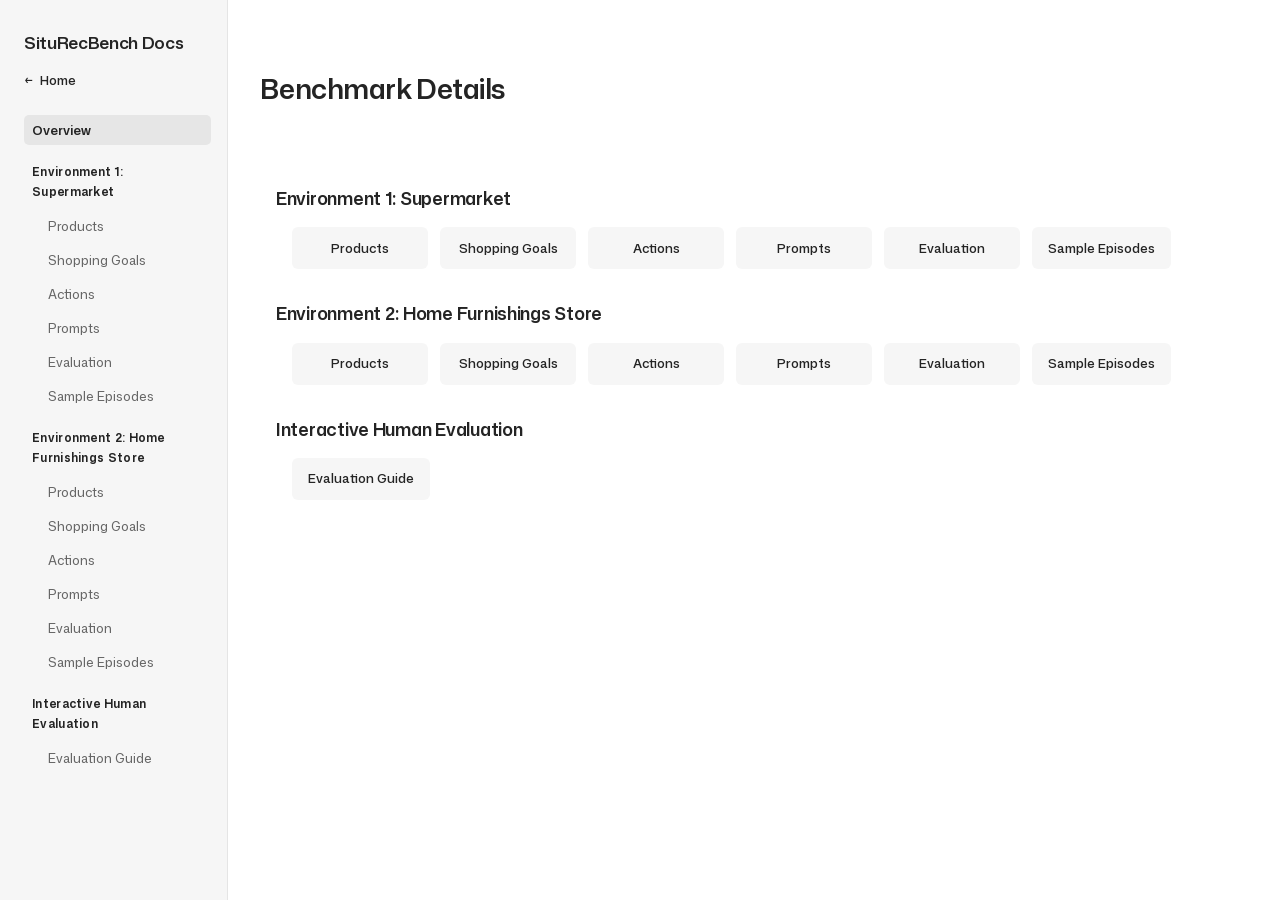
<file: SituRecBench/details.html>
<!doctype html>
<html lang="en">
<head>
<meta charset="utf-8">
<meta name="viewport" content="width=device-width, initial-scale=1">
<title>SituRecBench Details</title>
<link rel="preload" href="assets/fonts/mona-sans/MonaSansVF.woff2" as="font" type="font/woff2" crossorigin="anonymous">
<link rel="stylesheet" href="assets/fonts/mona-sans/fonts.css">

<style data-details-shared>
:root {
  --anchor-offset:24px;
  --content-width:840px;
  --data-width:1040px;
  --bg:#ffffff;
  --panel:#ffffff;
  --paper:#f6f6f6;
  --ink:#242424;
  --muted:#666666;
  --line:#363636;
  --soft-line:#dedede;
  --accent:#555555;
  --hover:#f2f2f2;
  --frame-line:rgba(36,36,36,.10);
  --strong-line:rgba(36,36,36,.20);
  --frame:1px solid var(--frame-line);
  --divider:1px solid rgba(36,36,36,.08);
  --radius:10px;
  --radius-sm:6px;
  --shadow:0 8px 24px rgba(0,0,0,.05);
  --shadow-soft:none;
  --fs-body:15px;
  --fs-sm:14px;
  --docs-nav-size:13px;
  --docs-nav-line:20px;
  --docs-brand-size:17px;
  --docs-nav-row-padding:5px;
  --docs-nav-item-gap:4px;
  --docs-nav-group-gap:12px;
  --docs-top-space:29.3px;
  --docs-brand-line:26px;
  --docs-brand-gap:16px;
  --docs-home-line:19.6px;
  --docs-home-gap:24px;
  --docs-main-top:calc(var(--docs-top-space) + var(--docs-brand-line) + var(--docs-brand-gap));
}
* { box-sizing:border-box; scrollbar-width:none; }
*::-webkit-scrollbar { display:none; }
button, input, select, textarea, pre, code, kbd, samp { font-family:var(--font-family); }
html { scroll-behavior:auto; background:var(--bg); }
body { position:relative; isolation:isolate; margin:0; color:var(--ink); background:var(--bg); font-family:var(--font-family); font-size:var(--fs-body); line-height:1.65; text-rendering:optimizeLegibility; -webkit-font-smoothing:antialiased; }
body.details-document { display:grid; grid-template-columns:204px minmax(0, 1fr) 144px; column-gap:32px; align-items:start; align-content:start; min-height:100dvh; padding:0 24px; }
body.product-document, body.shopping-goals-document { --content-width:var(--data-width); }
button, input, select { font:inherit; }
a:focus-visible, button:focus-visible, input:focus-visible, select:focus-visible, summary:focus-visible { outline:2px solid var(--accent); outline-offset:4px; }
[hidden] { display:none !important; }
main :is(h1,h2,h3)[id], main section[id] { scroll-margin-top:var(--anchor-offset, 108px); }
a { color:inherit; text-decoration:none; }
.skip-link { position:fixed; top:12px; left:24px; z-index:100; padding:10px 14px; border-radius:var(--radius-sm); background:var(--ink); color:var(--panel); transform:translateY(-200%); }
.skip-link:focus { transform:none; }
.docs-sidebar { display:block; grid-column:1; grid-row:1 / span 2; position:sticky; top:0; z-index:30; width:calc(100% + 24px); min-width:0; height:100dvh; min-height:0; margin-left:-24px; padding:var(--docs-top-space) 16px var(--docs-top-space) 24px; overflow-x:hidden; overflow-y:auto; overscroll-behavior:contain; border-right:var(--divider); background:var(--paper); font-family:var(--font-family); font-size:var(--docs-nav-size); line-height:var(--docs-nav-line); }
.docs-sidebar-header { align-self:start; min-width:0; }
.docs-brand { display:inline-block; margin-bottom:var(--docs-brand-gap); color:var(--ink); font-size:var(--docs-brand-size); font-weight:600; line-height:var(--docs-brand-line); letter-spacing:-.02em; white-space:nowrap; }
.docs-brand span { color:inherit; font-weight:inherit; }
.docs-navigation { margin:0; padding:0; border:0; background:transparent; }
.docs-tree { display:grid; gap:var(--docs-nav-group-gap); font-size:var(--docs-nav-size); line-height:var(--docs-nav-line); }
.docs-tree ul { margin:0; padding:0; list-style:none; }
.docs-overview .docs-page-link { font-weight:400; }
.docs-group { margin:0; }
.docs-scene { margin:0; }
.docs-scene + .docs-scene { margin-top:var(--docs-nav-group-gap); }
.docs-scene > .docs-scene-label { display:flex; align-items:center; justify-content:flex-start; gap:0; margin:0; padding:var(--docs-nav-row-padding) 8px; color:var(--ink); font-size:12px; font-weight:650; line-height:inherit; letter-spacing:.025em; }
.docs-scene ul { padding:var(--docs-nav-item-gap) 0 0 16px; }
.docs-tree li + li { margin-top:0; }
.docs-scene li + li { margin-top:var(--docs-nav-item-gap); }
.docs-page-link { display:block; padding:var(--docs-nav-row-padding) 8px; border-radius:5px; color:var(--muted); font-size:inherit; font-weight:400; line-height:inherit; overflow-wrap:anywhere; transition:color 80ms ease, background 80ms ease; }
.docs-page-link:hover { color:var(--ink); background:var(--hover); text-decoration:none; }
.docs-page-link[aria-current="page"] { color:var(--ink); background:#e6e6e6; font-weight:600; }
.docs-home { display:flex; align-items:center; gap:7px; width:fit-content; margin:0 0 var(--docs-home-gap); color:var(--ink); font-size:13px; font-weight:500; line-height:var(--docs-home-line); }
.docs-home:hover { color:var(--ink); }
.docs-sidebar a:focus-visible { outline-offset:-2px; }
@media (min-width:901px) and (max-height:760px) {
  .docs-sidebar { --docs-nav-row-padding:4px; --docs-nav-item-gap:5px; --docs-nav-group-gap:10px; --docs-home-gap:20px; }
}
@media (min-width:901px) and (max-height:680px) {
  .docs-sidebar { --docs-nav-row-padding:2px; --docs-nav-item-gap:2px; --docs-nav-group-gap:9px; --docs-home-gap:16px; }
}
.page-wrap { grid-column:2; grid-row:1; width:100%; min-width:0; max-width:var(--content-width); padding:0; margin:var(--docs-main-top) auto 64px; scroll-margin-top:24px; }
.overview-document .page-wrap { grid-column:2 / -1; grid-row:1; }
.page-wrap :where(div, section, article, header, details, pre) { min-width:0; }
.page-wrap :where(code, h1, h2, h3, summary, .api-group-note) { overflow-wrap:anywhere; }
.page-content, .hero, .stack, .profile-list, .api-compact, .api-card-body, .api-group, .run-command { grid-template-columns:minmax(0, 1fr); }
.product-page-shell { --content-width:var(--data-width); }
.page-content { min-width:0; display:grid; gap:28px; }
.section-nav { grid-column:3; grid-row:1; position:sticky; top:0; display:flex; align-items:center; height:100dvh; min-width:0; max-width:100%; }
.floating-rail { width:100%; min-width:0; max-width:100%; max-height:calc(100dvh - 96px); padding:0; overflow:auto; border:0; background:transparent; box-shadow:none; }
.floating-rail-links { display:grid; gap:8px; }
.floating-rail-heading { margin:0 0 12px; color:var(--muted); font-size:12px; font-weight:600; text-align:right; }
.floating-rail a { min-height:36px; display:flex; align-items:center; justify-content:flex-end; padding:4px 0; color:#767676; font-size:12px; font-weight:400; line-height:1.4; text-align:right; overflow-wrap:anywhere; opacity:1; transition:font-size 80ms ease, color 80ms ease; }
.floating-rail a:hover, .floating-rail a:focus-visible, .floating-rail a.active { color:var(--line); font-size:12.5px; }
.floating-rail a:focus-visible { outline-offset:-2px; }
.page-tools { display:none; align-items:center; justify-content:flex-end; }
.page-wrap > .page-tools { display:none; margin-bottom:16px; }
.page-tools .section-menu > summary { display:inline-flex; align-items:center; gap:0; width:fit-content; margin:0; padding:0; border:0; background:transparent; color:var(--muted); font-size:12px; font-weight:400; line-height:1.65; text-decoration:none; }
.page-tools .section-menu > summary:hover { color:var(--ink); text-decoration:underline; text-underline-offset:3px; }
.page-tools .section-menu { position:relative; display:none; flex:none; margin:0; padding:0; border:0; }
.section-menu > summary { list-style:none; }
.section-menu > summary::-webkit-details-marker { display:none; }
.section-menu-slot { position:absolute; z-index:45; top:calc(100% + 10px); right:0; width:min(320px, calc(100vw - 40px)); padding:10px 14px; border:var(--frame); border-radius:6px; background:var(--bg); box-shadow:0 6px 20px rgba(0,0,0,.06); }
.section-menu-slot .floating-rail { max-height:min(55dvh, 360px); overflow-y:auto; }
.section-menu-slot .floating-rail-links { display:grid; gap:2px; }
.section-menu-slot .floating-rail-heading { margin-bottom:6px; text-align:left; }
.section-menu-slot .floating-rail a { justify-content:flex-start; min-height:32px; padding:6px 0; text-align:left; white-space:normal; opacity:1; color:var(--muted); }
.section-menu-slot .floating-rail a.active { color:var(--ink); }
.hero { display:grid; gap:12px; padding:12px 0 24px; border-bottom:var(--divider); }
.overview-document .hero { gap:8px; padding:0; border-bottom:0; }
.overview-document .page-content { gap:28px; }
.overview-document .section-heading { margin-top:0; }
.overview-document .stack { gap:8px; }
.overview-directory { display:grid; gap:32px; }
body.details-document.overview-document main.page-wrap .overview-directory > section { display:grid; gap:16px; min-width:0; }
.overview-directory h2 { margin:0; }
.overview-links { display:flex; flex-wrap:wrap; gap:16px 12px; margin-left:var(--docs-content-indent); }
.overview-directory .overview-button { display:inline-flex; align-items:center; justify-content:center; justify-self:start; min-height:42px; min-width:136px; max-width:100%; padding:10px 16px; border:0; border-radius:6px; background:var(--paper); color:var(--ink); font-size:13px; font-weight:500; line-height:1.6; text-decoration:none; transition:background 80ms ease; }
.overview-directory .overview-button:hover { background:#ebebeb; }
.overview-directory .overview-button:focus-visible { outline:2px solid var(--accent); outline-offset:3px; }
.overview-human-link .overview-button { margin-left:var(--docs-content-indent); }
.hero p, .muted { margin:0; color:var(--muted); }
.hero > p { max-width:68ch; }
.hero > p:first-child { color:var(--accent); font-size:14px; font-weight:600; }
.section-heading { display:grid; gap:6px; margin-top:8px; }
.section-heading p { margin:0; color:var(--accent); font-size:14px; }
.section-heading h2 { margin:0; }
.hero h1 { margin:0; max-width:26ch; font-size:30px; font-weight:600; line-height:1.2; letter-spacing:-.02em; text-wrap:balance; }
.page-grid { display:grid; grid-template-columns:minmax(0, 1fr); gap:0; margin-top:0; }
.page-button { display:grid; grid-template-columns:136px minmax(0, 1fr); align-items:baseline; gap:20px; margin:0 -8px; padding:10px 8px; border:0; border-radius:4px; background:transparent; box-shadow:none; transition:background 80ms ease; }
.page-button:hover { background:var(--paper); }
.page-button strong { font-size:15px; font-weight:600; }
.page-button:hover strong { text-decoration:underline; text-underline-offset:3px; }
.page-button span { color:var(--muted); font-size:14px; line-height:1.6; }
.panel { min-width:0; padding:8px 0; border:0; border-radius:0; background:transparent; box-shadow:none; }
.stack { min-width:0; display:grid; gap:16px; }
.two-col { display:grid; grid-template-columns:repeat(2, minmax(0, 1fr)); gap:28px; align-items:start; }
h2 { margin:0 0 12px; font-size:24px; font-weight:600; line-height:1.3; letter-spacing:-.015em; }
h3 { margin:18px 0 10px; font-size:16px; font-weight:600; line-height:1.4; }
pre { margin:0; padding:18px; max-width:100%; max-height:520px; overflow:auto; border:0; border-radius:var(--radius-sm); background:var(--paper); white-space:pre-wrap; overflow-wrap:anywhere; font:14px/1.7 var(--font-family); }
details { border:0; border-radius:0; background:transparent; }
summary { padding:14px 0; cursor:pointer; font-weight:600; }
details[open] > pre { max-height:none; overflow:auto; }
.shopping-goals-page { display:grid; gap:0; min-width:0; }
.shopping-goals-header { display:grid; gap:12px; padding:8px 0 40px; }
.shopping-goals-header h1 { margin:0; color:var(--ink); font-size:30px; line-height:1.2; font-weight:600; letter-spacing:-.6px; }
.shopping-goals-header p { margin:0; color:var(--muted); font-size:15px; line-height:1.65; }
.shopping-goals-page .profile-list { display:grid; grid-template-columns:minmax(0, 1fr); gap:48px; }
.profile-group { display:grid; grid-template-columns:repeat(2, minmax(0, 1fr)); grid-template-rows:repeat(2, auto); gap:64px; min-height:calc(100dvh - 48px); padding:40px 0; align-content:space-around; align-items:start; }
.profile-group-single { min-height:0; grid-template-rows:auto; align-items:start; }
.profile-shopping-goals { display:grid; min-width:0; gap:16px; padding:20px; border:0; border-radius:var(--radius); background:var(--paper); box-shadow:none; }
.profile-json > summary, .shopping_goal-json > summary { display:grid; grid-template-columns:minmax(0, 1fr); align-items:start; gap:6px; padding:0; color:var(--ink); font-weight:400; list-style:none; }
.profile-json > summary::-webkit-details-marker, .shopping_goal-json > summary::-webkit-details-marker { display:none; }
.profile-json h3 { display:flex; align-items:baseline; gap:10px; margin:0; font-weight:400; }
.profile-number, .shopping_goal-number { flex-shrink:0; color:var(--muted); font-size:12px; font-weight:400; line-height:1.65; font-variant-numeric:tabular-nums; }
.profile-number { text-transform:uppercase; }
.profile-name { color:var(--ink); font-size:15px; font-weight:600; line-height:1.5; overflow-wrap:anywhere; }
.profile-json pre, .shopping_goal-json pre { margin-top:12px; padding:14px; border:0; background:var(--paper); font-size:14px; }
.shopping-goals-page summary:focus-visible { outline:2px solid var(--accent); outline-offset:3px; }
.json-label { color:var(--ink); font-size:14px; font-weight:600; }
.shopping_goal-row { display:grid; grid-template-columns:repeat(2, minmax(0, 1fr)); gap:16px; align-items:stretch; }
.shopping_goal-card { min-width:0; min-height:136px; padding:20px; background:var(--bg); border:1px solid #efefef; border-radius:var(--radius-sm); }
.shopping_goal-json > summary { gap:8px; }
.shopping_goal-number { grid-column:1; }
.shopping_goal-text { grid-column:1 / -1; color:var(--ink); font-size:14px; font-weight:600; line-height:1.75; overflow-wrap:anywhere; }
.actions-page { display:grid; gap:32px; }
.actions-header, .actions-section-heading { display:grid; gap:12px; }
.actions-section-heading { display:flex; flex-wrap:wrap; align-items:baseline; gap:4px 12px; }
.actions-header { padding:8px 0 0; }
.actions-header h1 { margin:0; font-size:30px; line-height:1.2; font-weight:600; letter-spacing:-.6px; }
.actions-header p, .actions-section-heading p { margin:0; color:var(--muted); font-size:15px; }
.actions-section { display:grid; gap:20px; }
.actions-section-heading h2 { margin:0; font-size:16px; font-weight:600; line-height:1.5; }
.actions-section-heading p { font-size:13px; line-height:1.5; }
.action-list { min-width:0; margin:0; padding:0; list-style:none; }
.action-entry { min-width:0; }
.action-entry + .action-entry { border-top:var(--divider); }
.action-description { min-width:0; margin:0; color:var(--muted); font-size:14px; font-weight:400; line-height:1.6; overflow-wrap:anywhere; }
.action-description code { font-family:inherit; font-size:inherit; }
.action-name { color:var(--ink); font-weight:600; white-space:nowrap; }
.action-entry > .action-description, .action-call > summary { display:block; width:100%; padding:12px var(--docs-content-indent) 16px; font-size:14px; line-height:1.6; list-style:none; }
.action-entry:first-child > .action-description, .action-entry:first-child .action-call > summary { padding-top:0; }
.action-call > summary::-webkit-details-marker { display:none; }
.action-call-body { display:grid; gap:12px; position:relative; min-width:0; padding:16px calc(2 * var(--docs-content-indent)) 12px; background:#fafafa; }
.action-call-body p { margin:0; color:var(--muted); font-size:14px; }
.action-call-body pre { padding:0; background:transparent; font:13px/1.65 var(--font-family); }
.metric-formula { display:flex; align-items:center; min-width:0; max-width:100%; overflow-x:auto; padding:8px 0; color:var(--ink); font-size:16px; }
.metric-formula math { flex:none; margin:0; }
.metric-fold .action-name { white-space:normal; }
.metric-body p { overflow-wrap:anywhere; }
@media (max-width:600px) { .metric-formula { font-size:14px; } }
.reference-page { display:grid; gap:40px; }
.reference-header { display:grid; gap:12px; padding:8px 0 0; }
.reference-header h1 { margin:0; font-size:30px; line-height:1.2; font-weight:600; letter-spacing:-.6px; }
.reference-header p { margin:0; color:var(--muted); font-size:15px; }
.reference-section { display:grid; gap:20px; }
.reference-section h2 { margin:0; font-size:22px; }
.reference-fold { border-bottom:var(--divider); }
.reference-fold > summary { display:grid; grid-template-columns:180px minmax(0, 1fr); gap:24px; padding:20px 0; list-style:none; }
.reference-fold > summary::-webkit-details-marker { display:none; }
.reference-name { color:var(--ink); font-size:15px; font-weight:600; line-height:1.7; }
.reference-description { color:var(--muted); font-size:14px; font-weight:400; line-height:1.7; }
.reference-fold-body { display:grid; gap:16px; padding:0 0 24px; }
.reference-fold-body pre { font-size:13px; }
.reference-table { width:100%; table-layout:fixed; border-collapse:collapse; text-align:left; }
.reference-name-column { width:204px; }
.reference-table th, .reference-table td { padding:18px 0; border-bottom:var(--divider); vertical-align:top; font-size:14px; line-height:1.7; overflow-wrap:anywhere; }
.reference-table th { padding-right:24px; font-size:15px; font-weight:600; }
.reference-table thead th { padding-top:0; padding-bottom:12px; color:var(--muted); font-size:12px; font-weight:500; }
.reference-section > p { margin:0; color:var(--muted); font-size:14px; }
.prompt-roles { --prompt-indent:16px; display:grid; gap:32px; }
.prompt-roles > .prompt-role { display:grid; gap:12px; min-width:0; padding:0; border:0; }
.prompt-roles > .reference-fold > .reference-fold-body { padding:0; background:transparent; }
.prompt-message-list { display:grid; gap:0; }
.prompt-message + .prompt-message { border-top:var(--divider); }
.prompt-message, .prompt-text { min-width:0; }
.prompt-message-body, .prompt-system-parts { display:grid; gap:12px; min-width:0; }
.prompt-message-body { position:relative; padding:10px calc(2 * var(--prompt-indent)); background:#fafafa; }
.prompt-message-body > span[id], .prompt-long-body > span[id] { position:absolute; top:0; left:0; }
.prompt-message pre { margin:0; }
.prompt-message > summary span, .prompt-long-content > summary span { color:var(--muted); font-weight:400; }
.prompt-message > summary, .prompt-long-content > summary { padding:6px 0; color:var(--ink); font-size:13px; cursor:pointer; list-style:none; }
.prompt-message > summary { padding:10px var(--prompt-indent); }
.prompt-role-heading { margin:0; padding:0; color:var(--ink); font-size:16px; font-weight:600; line-height:1.5; }
.prompt-long-body { position:relative; min-width:0; padding:8px var(--prompt-indent); background:#f4f4f4; }
.prompt-message pre { background:transparent; border:0; border-radius:0; }
.prompt-long-body > pre { padding:0; }
.prompt-text[data-content-format="json"], .prompt-text[data-content-format="text"] { min-width:0; }
.prompt-text[data-content-format="json"] > pre, .prompt-text[data-content-format="text"] > pre { padding:0; background:transparent; border:0; border-radius:0; }
.prompt-text[data-content-format="json"] > .prompt-fragment > pre, .prompt-text[data-content-format="text"] > .prompt-fragment > pre { padding:0; background:transparent; border:0; border-radius:0; }
.prompt-text > details[data-template-token] > summary { color:var(--ink); font-weight:400; text-decoration:none; }
.prompt-text > details[data-template-token] > summary > code { padding:2px 5px; border-radius:3px; background:#ededed; font:12px/1.7 ui-monospace, SFMono-Regular, Consolas, "Liberation Mono", monospace; overflow-wrap:anywhere; box-decoration-break:clone; -webkit-box-decoration-break:clone; }
.prompt-image-sample { display:block; width:auto; max-width:100%; height:auto; margin:0 0 12px; }
.prompt-markdown { min-width:0; font-size:14px; line-height:1.7; overflow-wrap:anywhere; }
.prompt-markdown p { margin:0 0 12px; }
body.details-document main.page-wrap .prompt-markdown :is(h1,h2,h3,h4,h5,h6) { margin:18px 0 8px; font-size:16px; font-weight:600; line-height:1.5; letter-spacing:normal; }
.prompt-markdown :is(ul,ol) { margin:0 0 12px; padding-left:22px; }
.prompt-markdown li { margin:4px 0; }
.prompt-markdown li > p { margin:0; }
body.details-document main.page-wrap .prompt-markdown > :first-child { margin-top:0; }
body.details-document main.page-wrap .prompt-markdown > :last-child { margin-bottom:0; }
.prompt-markdown code { font-family:var(--font-family); font-size:inherit; overflow-wrap:anywhere; }
@media (max-width:700px) {
  .prompt-roles { --prompt-indent:12px; }
  .reference-header h1 { font-size:28px; }
  .reference-fold > summary { grid-template-columns:minmax(0, 1fr); gap:6px; padding:16px 0; }
  .reference-name-column { width:34%; }
  .reference-table th { padding-right:16px; font-size:14px; }
}
@media (max-width:700px) {
  .actions-header h1 { font-size:28px; }
}
@media (min-width:901px) and (max-height:760px) {
  .profile-group { padding:24px 0; row-gap:24px; }
  .shopping_goal-card { min-height:116px; padding:16px 20px; }
}
@media (max-width:700px) {
  .shopping-goals-header h1 { font-size:28px; }
  .profile-group { grid-template-columns:minmax(0, 1fr); }
  .profile-shopping-goals { padding:16px; }
  .shopping_goal-card { min-height:124px; padding:16px; }
}
@media (max-width:900px) {
  .profile-group { min-height:0; grid-template-rows:none; gap:48px 32px; padding:16px 0; align-items:start; }
}
.api-lead { display:grid; gap:10px; }
.class-signature, .method-signature, .attribute-signature { margin:0; padding:14px 16px; border:0; border-radius:var(--radius-sm); background:var(--paper); color:var(--ink); font:14px/1.65 var(--font-family); overflow:auto; }
.api-list { display:grid; gap:9px; margin:0; padding:0; list-style:none; }
.api-list li { display:grid; gap:4px; padding:10px 0; border-bottom:var(--divider); }
.api-list li:last-child { border-bottom:0; }
.api-list code, .api-card code { font-family:var(--font-family); font-size:.95em; }
.api-card { display:block; border:0; border-bottom:var(--divider); border-radius:0; background:transparent; box-shadow:none; overflow:visible; }
.api-card > summary { display:grid; gap:8px 16px; padding:20px 0; list-style:none; cursor:pointer; background:transparent; }
.api-card > summary::-webkit-details-marker { display:none; }
.api-card[open] > summary { border-bottom:0; background:transparent; }
.api-summary-head { min-width:0; grid-column:1; color:var(--ink); font-size:16px; font-weight:600; overflow-wrap:anywhere; }
.api-summary-desc { min-width:0; grid-column:1; color:var(--muted); font-size:15px; font-weight:400; line-height:1.6; overflow-wrap:anywhere; }
.api-card:not([open]) .api-summary-desc { display:-webkit-box; -webkit-box-orient:vertical; -webkit-line-clamp:2; line-clamp:2; overflow:hidden; }
.api-card[open] > summary .api-summary-desc { display:none; }
.api-card-body { display:grid; gap:14px; padding:0 0 24px; }
.api-card p { margin:0; }
.api-subhead { margin:4px 0 -4px; color:var(--muted); font-size:13px; font-weight:600; }
.api-card ul { margin:0; padding-left:18px; }
.api-card li { margin:4px 0; }
.api-grid { display:grid; grid-template-columns:repeat(2, minmax(0, 1fr)); gap:16px 32px; align-items:start; }
.api-compact { display:grid; gap:10px; }
.api-group { display:grid; gap:16px; padding-top:16px; border-top:var(--divider); }
.api-group h3 { margin:0; font-size:16px; }
.api-group-note { margin:0; color:var(--muted); font-weight:400; line-height:1.65; }
.human-page { display:grid; gap:28px; font-size:13px; }
.human-page .hero { justify-items:start; text-align:left; }
.human-page .hero h1 { max-width:none; font-size:32px; }
.human-page .human-developer-credit { color:var(--muted); font-size:16px; line-height:1.6; }
.human-developer-credit a { color:#209cee; font-weight:600; white-space:nowrap; }
.human-developer-credit a:hover { color:#1676b7; text-decoration:underline; }
.human-page h2 { margin-bottom:0; font-size:18px; }
.human-page h3 { margin:0; font-size:15px; }
.human-page .stack { gap:12px; }
.human-interface-figure { margin:0; }
.human-interface-placeholder { display:flex; flex-direction:column; align-items:center; justify-content:center; gap:6px; aspect-ratio:16 / 9; padding:20px; border:var(--frame); background:var(--paper); color:var(--muted); text-align:center; }
.human-interface-placeholder span { color:var(--muted); font-size:12px; }
.human-feature-grid { display:grid; grid-template-columns:repeat(3, minmax(0, 1fr)); gap:24px; }
.human-feature { display:grid; align-content:start; gap:8px; padding-top:12px; border-top:var(--divider); }
@media (max-width:600px) {
  .human-feature-grid { grid-template-columns:minmax(0, 1fr); gap:16px; }
}
.api-snapshot > summary { font-size:16px; }
.eval-flow { display:grid; grid-template-columns:repeat(3, minmax(0, 1fr)); gap:28px; }
.eval-flow-item { display:grid; align-content:start; gap:10px; padding:16px 0; border:0; border-top:var(--divider); border-radius:0; background:transparent; box-shadow:none; }
.eval-flow-item b { color:var(--ink); font-size:16px; }
.eval-flow-item span { color:var(--muted); font-weight:400; line-height:1.6; }
.run-plan-stats { display:grid; grid-template-columns:repeat(4, minmax(0, 1fr)); gap:24px; }
.run-plan-stat { display:grid; align-content:start; gap:8px; padding:12px 0; border:0; border-radius:0; background:transparent; box-shadow:none; }
.run-plan-stat b { font-size:24px; font-weight:600; line-height:1.15; }
.run-plan-stat span { color:var(--muted); font-size:14px; font-weight:400; line-height:1.5; }
.run-plan-layout { display:grid; grid-template-columns:minmax(0, 1fr); gap:24px; }
.run-plan-table-wrap { width:100%; min-width:0; max-width:100%; overflow:auto; border:0; border-radius:0; background:var(--panel); box-shadow:none; }
.run-plan-table { min-width:960px; width:100%; border-collapse:collapse; }
.run-plan-table th, .run-plan-table td { padding:14px 12px; border-bottom:var(--divider); vertical-align:top; text-align:left; font-size:14px; line-height:1.6; overflow-wrap:anywhere; }
.run-plan-table th { color:var(--muted); font-size:13px; background:var(--paper); white-space:nowrap; }
.run-plan-table tr:last-child td { border-bottom:0; }
.run-plan-table code, .run-command code { font-family:var(--font-family); font-size:.92em; }
.run-command { display:grid; gap:12px; padding:18px 0; border:0; border-top:var(--divider); border-radius:0; background:transparent; box-shadow:none; }
.run-command strong { font-size:16px; }
.run-command p { margin:0; color:var(--muted); font-weight:400; line-height:1.6; }
.metric-map { width:100%; table-layout:fixed; border-collapse:collapse; border:0; border-radius:0; background:var(--panel); box-shadow:none; }
.metric-map th, .metric-map td { padding:14px 12px; border-bottom:var(--divider); vertical-align:top; text-align:left; font-size:14px; line-height:1.6; overflow-wrap:anywhere; }
.metric-map th { color:var(--muted); font-size:13px; background:var(--paper); }
.metric-map tr:last-child td { border-bottom:0; }
.metric-map code { font-family:var(--font-family); font-size:.92em; }
.metric-list { display:grid; gap:4px; margin:0; padding:0; list-style:none; }
.metric-list li { overflow-wrap:anywhere; }
@media (max-width: 1399px) {
  body.details-document { grid-template-columns:204px minmax(0, 1fr); column-gap:32px; }
  .page-wrap { grid-row:1; }
  .section-nav { display:none; }
  .page-tools, .page-wrap > .page-tools { display:flex; }
  .page-tools .section-menu { display:block; }
}
@media (max-width: 1100px) {
  .two-col, .api-grid, .eval-flow, .run-plan-stats { grid-template-columns:1fr; }
}
@media (max-width: 900px) {
  body.details-document { grid-template-columns:minmax(0, 1fr); column-gap:0; padding:0 20px; }
  .docs-sidebar { display:block; grid-column:1; grid-row:1; position:static; width:100%; height:auto; min-height:0; max-height:none; margin:var(--docs-top-space) 0 0; padding:0 0 16px; overflow:visible; overscroll-behavior:auto; border-right:0; border-bottom:var(--divider); background:var(--bg); }
  .docs-brand { margin-bottom:0; font-size:var(--docs-brand-size); }
  .docs-navigation { margin-top:16px; padding:0; }
  .docs-tree { grid-template-columns:minmax(0, 1fr); padding-top:16px; }
  .docs-home { margin:12px 0 0; }
  .page-wrap { grid-column:1; grid-row:2; margin-top:40px; }
  .overview-document .page-wrap { grid-column:1; grid-row:2; }
  .hero h1 { font-size:28px; }
  .shopping_goal-row { grid-template-columns:1fr; }
  .panel { padding:6px 0; }
}
@media (max-width: 640px) {
  .page-button { grid-template-columns:112px minmax(0, 1fr); gap:16px; }
}
@media (max-width: 560px) {
  h2 { font-size:22px; }
}
@media (max-width: 480px) {
  .docs-tree { grid-template-columns:1fr; }
  .page-button { grid-template-columns:minmax(0, 1fr); gap:4px; }
}
@media (prefers-reduced-motion: reduce) {
  .floating-rail a, .docs-page-link, .page-button { transition:none; }
}
details > summary { list-style:none; }
details > summary::marker { content:""; }
details > summary::-webkit-details-marker { display:none; }

/* Shared Details typography and spacing. Keep this after page-specific styles. */
body.details-document {
  --fs-body:14px;
  --docs-title-size:28px;
  --docs-section-size:18px;
  --docs-section-gap:28px;
  --docs-title-gap:72px;
  --docs-content-indent:16px;
  --docs-table-row-height:97px;
}
body.details-document main.page-wrap { position:relative; width:100%; max-width:none; margin-left:0; margin-right:0; }
body.details-document.overview-document main.page-wrap { grid-column:2; }
body.details-document main.page-wrap h2 { margin:0; }
body.details-document main.page-wrap .profile-list { gap:24px; }
body.details-document main.page-wrap .profile-group { min-height:0; padding:0; gap:24px 20px; grid-template-rows:none; align-content:start; }
body.details-document main.page-wrap .catalog-tools { margin:0; padding:0; gap:0; }
body.details-document main.page-wrap .prompt-roles { gap:28px; }
body.details-document main.page-wrap .prompt-roles > .prompt-role { gap:16px; }
body.details-document main.page-wrap .reference-fold > summary { padding:12px 0; }
body.details-document main.page-wrap :is(.prompt-message > summary, .prompt-long-content > summary, .location-index-panel > summary) { font-size:14px; line-height:1.6; }
body.details-document main.page-wrap .prompt-message > summary { padding-top:12px; padding-bottom:12px; }
@media (max-width:900px) {
  body.details-document.overview-document main.page-wrap { grid-column:1; }
}

body.details-document main.page-wrap :is(.page-content, .reference-page, .actions-page, .human-page, .shopping-goals-page) { row-gap:var(--docs-section-gap); }
body.details-document main.page-wrap.page-content { row-gap:var(--docs-section-gap); }
body.details-document main.page-wrap .docs-page-heading {
  display:grid; gap:12px; padding:0; border:0;
  margin:0 0 calc(var(--docs-title-gap) - var(--docs-section-gap));
}
body.details-document.overview-document main.page-wrap .docs-page-heading {
  margin-bottom:calc(var(--docs-title-gap) - var(--docs-section-gap) + 8px);
}
body.details-document main.page-wrap .docs-page-heading ~ :not(script) {
  margin-left:var(--docs-content-indent);
  width:calc(100% - var(--docs-content-indent));
}
/* Shared hierarchy: indent children once per semantic level, not per layout wrapper. */
body.details-document main.page-wrap :is(.reference-section, .stack, .api-group, .overview-human, .human-feature, .catalog-section, .catalog-subgroup, #reference-snapshots) > :is(h2,h3,h4,h5,h6) ~ :not(h2,h3,h4,h5,h6,script,span[id]),
body.details-document main.page-wrap .reference-fold-body > h3 ~ :is(details, pre, .api-compact),
body.details-document main.page-wrap .page-content details:not(.prompt-message):not(.prompt-long-content):not(.action-call) > :not(summary,script,style),
body.details-document main.page-wrap .api-summary-desc,
body.details-document main.page-wrap .api-lead > .class-signature + p,
body.details-document main.page-wrap .api-card-body > .method-signature + p,
body.details-document main.page-wrap .api-card-body > .api-subhead + ul,
body.details-document main.page-wrap .run-command > strong ~ p,
body.details-document main.page-wrap .catalog-map-key > .catalog-map-title ~ p {
  min-width:0;
  margin-left:var(--docs-content-indent);
  width:calc(100% - var(--docs-content-indent));
}
/* Prompt message and inline sample containers already express these same levels. */
.prompt-roles { --prompt-indent:var(--docs-content-indent); }
body.details-document main.page-wrap :is(.api-card-body, .api-lead) { overflow-wrap:anywhere; }
/* Preserve the map links' existing 8px click padding around the indented text. */
body.details-document main.page-wrap .catalog-map-key > .catalog-map-title ~ a {
  margin-left:calc(var(--docs-content-indent) - 8px);
  width:calc(100% - var(--docs-content-indent) + 16px);
}
@media (max-width:700px) {
  body.details-document main.page-wrap .reference-fold > summary > .reference-description {
    margin-left:var(--docs-content-indent);
    width:calc(100% - var(--docs-content-indent));
  }
}
/* End shared hierarchy. */
body.details-document main.page-wrap h1 {
  margin:0; padding:0; max-width:none; color:var(--ink);
  font-size:var(--docs-title-size); font-weight:600; line-height:1.25;
  letter-spacing:-.02em; text-align:left; text-wrap:wrap;
}
body.details-document main.page-wrap h2 {
  font-size:var(--docs-section-size); font-weight:600; line-height:1.4; letter-spacing:-.015em;
}
body.details-document main.page-wrap h3 { font-size:15px; line-height:1.5; }
body.details-document main.page-wrap :is(.human-page, .human-developer-credit, .api-group-note, .shopping_goal-text, .reference-description, .catalog-location) { font-size:14px; line-height:1.65; }
body.details-document main.page-wrap .reference-name { font-size:15px; line-height:1.5; }
body.details-document main.page-wrap :is(.reference-section, .actions-section, .stack) { gap:16px; }
body.details-document main.page-wrap .catalog-section { margin-top:0; }
body.details-document main.page-wrap .catalog-section > h2 { margin-bottom:16px; padding-bottom:0; border-bottom:0; }
body.details-document main.page-wrap .profile-group:first-child { padding-top:0; }
body.details-document main.page-wrap .catalog-map { display:grid; grid-template-columns:minmax(320px,max-content) minmax(0,1fr); align-items:start; gap:48px; padding:0; }
body.details-document main.page-wrap .catalog-map-key a { text-decoration:none; text-underline-offset:3px; border-radius:0; background:transparent; }
body.details-document main.page-wrap .catalog-map-key a:is(:hover,:focus-visible) { text-decoration:underline; background:transparent; }
body.details-document main.page-wrap .catalog-map-key a code { color:inherit; }
body.details-document main.page-wrap .catalog-map-image { width:auto; max-width:100%; justify-self:start; object-position:left top; }
body.details-document main.page-wrap .catalog-map-image-supermarket { height:220px; }
body.details-document main.page-wrap .catalog-card .catalog-name { font-size:15px; line-height:1.5; }
body.details-document main.page-wrap :is(.catalog-badge, .catalog-price, .catalog-map-title, .catalog-map-note, .profile-number, .shopping_goal-number) { font-size:13px; }
body.details-document main.page-wrap table { font-size:14px; line-height:1.6; }
body.details-document main.page-wrap table tbody tr { height:var(--docs-table-row-height); }
body.details-document main.page-wrap table :is(th, td) { padding:12px 16px; font-size:14px; line-height:1.6; vertical-align:top; }
body.details-document main.page-wrap table tr > :first-child { padding-left:0; }
body.details-document main.page-wrap table tr > :last-child { padding-right:0; }
body.details-document main.page-wrap table thead th { padding-top:0; padding-bottom:12px; font-size:13px; font-weight:500; color:var(--muted); }
body.details-document main.page-wrap table h3 { font-size:14px; line-height:1.6; }
body.details-document main.page-wrap :is(.reference-fold-body pre, .action-call-body pre, .catalog-data pre, .profile-json pre, .shopping_goal-json pre) { font-size:13px; line-height:1.65; }
body.details-document main.page-wrap > .page-tools,
body.details-document main.page-wrap .docs-page-heading > .page-tools { position:absolute; top:6px; right:0; margin:0; z-index:10; }
@media (max-width:1399px) {
  body.details-document:not(.overview-document) main.page-wrap h1 { padding-right:76px; }
}
@media (max-width:900px) {
  body.details-document { --docs-top-space:24.7px; --docs-title-size:26px; --docs-title-gap:64px; --docs-section-gap:24px; --docs-table-row-height:141px; }
}
@media (max-width:700px) {
  body.details-document main.page-wrap .catalog-map { grid-template-columns:minmax(0,1fr); gap:16px; }
}
@media (max-width:600px) {
  body.details-document main.page-wrap .catalog-map-image-supermarket { height:190px; }
  body.details-document main.page-wrap table :is(th, td) { padding-left:10px; padding-right:10px; }
  body.details-document main.page-wrap table tr > :first-child { padding-left:0; }
  body.details-document main.page-wrap table tr > :last-child { padding-right:0; }
}
/* Shared vertical rhythm: section 24, child 12, supporting text 8. */
body.details-document {
  --docs-section-gap:24px;
  --docs-child-gap:12px;
  --docs-detail-gap:8px;
  --docs-row-space:12px;
}
body.details-document main.page-wrap .page-content :is(h2,h3,h4,h5,h6):not(.prompt-markdown *) { margin-top:0; margin-bottom:0; }
body.details-document main.page-wrap .page-content :is(.reference-section, .actions-section, .stack, .api-group, .api-lead, .api-card-body, .reference-fold-body, .action-call-body, .profile-shopping-goals, .prompt-role, .prompt-message-body, .prompt-system-parts, .run-command, .human-feature, .overview-human) { row-gap:var(--docs-child-gap); }
body.details-document main.page-wrap .page-content :is(.stack, .reference-fold-body, .human-feature) > p { margin-top:0; margin-bottom:0; }
body.details-document main.page-wrap .page-content :is(.api-compact, .run-plan-layout, .api-list) { row-gap:0; }
body.details-document main.page-wrap .page-content .api-list > li { padding-top:var(--docs-row-space); padding-bottom:var(--docs-row-space); row-gap:var(--docs-detail-gap); }
body.details-document main.page-wrap .page-content .api-group { padding-top:var(--docs-row-space); }
body.details-document main.page-wrap .page-content :is(.two-col, .api-grid, .eval-flow, .human-feature-grid) { row-gap:var(--docs-section-gap); }
body.details-document main.page-wrap .page-content :is(.reference-fold-body, .api-card-body) { padding-top:0; padding-bottom:var(--docs-row-space); }
body.details-document main.page-wrap .prompt-roles > .prompt-role > .reference-fold-body { padding:0; }
body.details-document main.page-wrap .page-content :is(.reference-fold, .api-card, .api-snapshot, .prompt-message) > summary { padding-top:var(--docs-row-space); padding-bottom:var(--docs-row-space); }
body.details-document main.page-wrap .page-content .reference-section > div > .reference-fold:first-child > summary,
body.details-document main.page-wrap .page-content .api-compact > .api-card:first-child > summary,
body.details-document main.page-wrap .page-content .reference-fold-body > h3 + .api-card > summary,
body.details-document main.page-wrap .page-content .prompt-message-list > .prompt-message:first-child > summary { padding-top:0; }
body.details-document main.page-wrap .page-content :is(.api-card, .reference-fold) > summary { row-gap:var(--docs-detail-gap); }
body.details-document main.page-wrap .page-content .api-subhead { margin-top:0; margin-bottom:0; }
body.details-document main.page-wrap .page-content .actions-section { row-gap:20px; }
body.details-document main.page-wrap .page-content :is(.prompt-message-body, .run-command) { padding-top:var(--docs-row-space); padding-bottom:var(--docs-row-space); }
body.details-document main.page-wrap .page-content :is(.profile-shopping-goals, .shopping_goal-card) { padding:24px; }
@media (max-width:700px) {
  body.details-document main.page-wrap .page-content :is(.profile-shopping-goals, .shopping_goal-card) { padding:20px; }
}
body.details-document main.page-wrap .page-content .prompt-long-body { padding-top:var(--docs-row-space); padding-bottom:var(--docs-row-space); }
body.details-document main.page-wrap .page-content .prompt-long-content > summary { padding-top:var(--docs-detail-gap); padding-bottom:var(--docs-detail-gap); }
body.details-document main.page-wrap .page-content .prompt-roles { row-gap:var(--docs-section-gap); }
body.details-document main.page-wrap .page-content .shopping_goal-row {
  grid-template-columns:repeat(2,minmax(0,1fr));
  gap:var(--docs-section-gap);
}
body.details-document main.page-wrap .page-content .profile-shopping-goals { width:100%; max-width:1172px; }
body.details-document main.page-wrap .page-content .shopping_goal-json > summary { row-gap:var(--docs-detail-gap); }
body.details-document main.page-wrap .page-content :is(.profile-json, .shopping_goal-json) > pre { margin-top:var(--docs-child-gap); }
body.details-document main.page-wrap .page-content .catalog-section > h2 { margin-bottom:var(--docs-child-gap); }
body.details-document main.page-wrap .page-content .catalog-subgroup { margin-bottom:0; }
body.details-document main.page-wrap .page-content .catalog-info { padding-top:var(--docs-child-gap); row-gap:var(--docs-detail-gap); }
body.details-document main.page-wrap .page-content .catalog-map-note { margin-top:0; padding:6px 0; color:var(--ink); font-size:14px; line-height:1.5; }
body.details-document main.page-wrap .page-content .run-plan-stat { padding-top:0; padding-bottom:0; row-gap:var(--docs-detail-gap); }
body.details-document main.page-wrap .page-content .prompt-markdown :is(h1,h2,h3,h4,h5,h6) { margin-top:16px; margin-bottom:12px; }
body.details-document main.page-wrap .page-content .prompt-markdown > :first-child { margin-top:0; }
body.details-document main.page-wrap .page-content .prompt-markdown > :last-child { margin-bottom:0; }
body.details-document main.page-wrap .page-content .prompt-markdown > :is(h1,h2,h3,h4,h5,h6):last-child { margin-bottom:12px; }
body.details-document main.page-wrap .page-content .prompt-roles > .prompt-role { row-gap:20px; }
body.details-document main.page-wrap .page-content .prompt-message > summary { padding-bottom:16px; }
body.details-document main.page-wrap .page-content :is(.prompt-message-body, .prompt-long-body) { padding-top:16px; }
body.details-document main.page-wrap .page-content .prompt-long-content > summary { padding-bottom:12px; }
body.details-document main.page-wrap .shopping_goal-meta {
  display:flex; flex-direction:column; align-items:flex-start; gap:5px; min-width:0;
  grid-column:1 / -1; margin-left:0; width:100%;
  color:var(--muted); font-size:13px; font-weight:400; line-height:1.4;
}
body.details-document main.page-wrap .profile-group {
  grid-template-columns:minmax(0,1fr); grid-template-rows:auto; min-height:0; align-content:start;
}
@media (max-width:700px) {
  body.details-document main.page-wrap .page-content .shopping_goal-row { grid-template-columns:minmax(0,1fr); }
}
body.details-document main.page-wrap .disclosure-preview { position:relative; min-width:0; }
body.details-document main.page-wrap .profile-heading,
body.details-document main.page-wrap .shopping_goal-heading { margin:0; padding-right:88px; }
body.details-document main.page-wrap .profile-heading { display:flex; align-items:baseline; gap:10px; font-weight:400; }
body.details-document main.page-wrap .shopping_goal-heading { display:flex; align-items:baseline; gap:8px; }
body.details-document main.page-wrap .shopping_goal-heading { min-height:var(--goal-heading-height,0px); }
body.details-document main.page-wrap .profile-heading { min-height:var(--goal-profile-height,0px); }
body.details-document main.page-wrap .shopping_goal-field { display:block; width:100%; min-width:0; }
body.details-document main.page-wrap .shopping_goal-heading > .shopping_goal-text { min-width:0; }
body.details-document main.page-wrap .disclosure-preview > .shopping_goal-meta { margin-top:var(--docs-detail-gap); }
body.details-document main.page-wrap .disclosure-toggle {
  position:absolute; top:0; right:0; display:block;
  width:fit-content; padding:0; color:#707070; font-size:12px; font-weight:400; line-height:23px;
  text-decoration:none; text-underline-offset:3px;
}
body.details-document main.page-wrap .disclosure-toggle:is(:hover,:focus-visible) { color:var(--ink); text-decoration:underline; }
body.details-document main.page-wrap .disclosure-hint {
  display:inline-block; margin-left:10px; color:#707070;
  appearance:none; border:0; padding:0; background:transparent; cursor:pointer;
  font-family:inherit; font-size:12px; font-weight:400; line-height:1.6;
  text-decoration:none; text-underline-offset:3px; white-space:nowrap;
}
body.details-document main.page-wrap .disclosure-hint:is(:hover,:focus-visible) { color:var(--ink); text-decoration:underline; }
body.details-document main.page-wrap .page-content summary:not(.disclosure-toggle) { cursor:default; text-decoration:none; }
body.details-document main.page-wrap :is(.reference-fold, .api-card) > summary { position:relative; padding-right:50px; }
body.details-document main.page-wrap :is(.reference-fold, .api-card) > summary > .disclosure-hint { position:absolute; top:var(--docs-row-space); right:0; margin:0; }
body.details-document main.page-wrap .reference-section > div > .reference-fold:first-child > summary > .disclosure-hint,
body.details-document main.page-wrap .api-compact > .api-card:first-child > summary > .disclosure-hint,
body.details-document main.page-wrap .reference-fold-body > h3 + .api-card > summary > .disclosure-hint { top:0; }
details > summary .disclosure-open { display:none; }
details[open] > summary .disclosure-open { display:inline; }
details[open] > summary .disclosure-closed { display:none; }
body.details-document main.page-wrap .shopping_goal-attribute {
  display:inline-block; max-width:100%; padding:2px 6px;
  border-radius:4px; background:var(--paper); overflow-wrap:anywhere;
}
/* End shared vertical rhythm. */
</style>
</head>
<body class="details-document overview-document">

<a class="skip-link" href="#main-content">Skip to content</a>
<aside class="docs-sidebar" aria-label="Documentation navigation">
  <div class="docs-sidebar-header">
  <a class="docs-brand" href="index.html">SituRecBench <span>Docs</span></a>
  <a class="docs-home" href="index.html"><span aria-hidden="true">←</span> Home</a>
  </div>
  <div class="docs-navigation">
    <nav class="docs-tree" aria-label="Documentation pages">
      <ul class="docs-overview"><li><a class="docs-page-link" href="details.html" aria-current="page">Overview</a></li></ul>
      <div class="docs-group">
        <section class="docs-scene" data-docs-scene="supermarket"><h2 class="docs-scene-label">Environment 1: Supermarket</h2><ul><li><a class="docs-page-link" href="details_pages/supermarket_products.html">Products</a></li><li><a class="docs-page-link" href="details_pages/supermarket_shopping_goals.html">Shopping Goals</a></li><li><a class="docs-page-link" href="details_pages/supermarket_actions.html">Actions</a></li><li><a class="docs-page-link" href="details_pages/supermarket_prompt.html">Prompts</a></li><li><a class="docs-page-link" href="details_pages/supermarket_evaluation.html">Evaluation</a></li><li><a class="docs-page-link" href="details_pages/supermarket_sample_episodes.html">Sample Episodes</a></li></ul></section><section class="docs-scene" data-docs-scene="furniture"><h2 class="docs-scene-label">Environment 2: Home Furnishings Store</h2><ul><li><a class="docs-page-link" href="details_pages/furniture_products.html">Products</a></li><li><a class="docs-page-link" href="details_pages/furniture_shopping_goals.html">Shopping Goals</a></li><li><a class="docs-page-link" href="details_pages/furniture_actions.html">Actions</a></li><li><a class="docs-page-link" href="details_pages/furniture_prompt.html">Prompts</a></li><li><a class="docs-page-link" href="details_pages/furniture_evaluation.html">Evaluation</a></li><li><a class="docs-page-link" href="details_pages/furniture_sample_episodes.html">Sample Episodes</a></li></ul></section>
      </div>
      <section class="docs-scene docs-human">
        <h2 class="docs-scene-label">Interactive Human Evaluation</h2><ul><li><a class="docs-page-link" href="details_pages/human_interaction.html">Evaluation Guide</a></li></ul>
      </section>
    </nav>
  </div>
</aside>


<main class="page-wrap" id="main-content" tabindex="-1">
  
  <div class="page-content"><section class="hero docs-page-heading"><h1>Benchmark Details</h1></section><div class="overview-directory"><section class="reference-section"><h2>Environment 1: Supermarket</h2><nav class="overview-links" aria-label="Environment 1: Supermarket resources"><a class="overview-button" href="details_pages/supermarket_products.html">Products</a><a class="overview-button" href="details_pages/supermarket_shopping_goals.html">Shopping Goals</a><a class="overview-button" href="details_pages/supermarket_actions.html">Actions</a><a class="overview-button" href="details_pages/supermarket_prompt.html">Prompts</a><a class="overview-button" href="details_pages/supermarket_evaluation.html">Evaluation</a><a class="overview-button" href="details_pages/supermarket_sample_episodes.html">Sample Episodes</a></nav></section><section class="reference-section"><h2>Environment 2: Home Furnishings Store</h2><nav class="overview-links" aria-label="Environment 2: Home Furnishings Store resources"><a class="overview-button" href="details_pages/furniture_products.html">Products</a><a class="overview-button" href="details_pages/furniture_shopping_goals.html">Shopping Goals</a><a class="overview-button" href="details_pages/furniture_actions.html">Actions</a><a class="overview-button" href="details_pages/furniture_prompt.html">Prompts</a><a class="overview-button" href="details_pages/furniture_evaluation.html">Evaluation</a><a class="overview-button" href="details_pages/furniture_sample_episodes.html">Sample Episodes</a></nav></section><section class="overview-human-link"><h2>Interactive Human Evaluation</h2><a class="overview-button" href="details_pages/human_interaction.html">Evaluation Guide</a></section></div></div>
</main>

<script>
(() => {
  const rail = document.querySelector('.floating-rail');
  if (!rail) return;
  const railHost = rail.closest('.section-nav');
  const sectionMenu = document.querySelector('.section-menu');
  const sectionSummary = sectionMenu && sectionMenu.querySelector('summary');
  const compact = window.matchMedia('(max-width: 1399px)');
  const syncRail = () => {
    if (!sectionMenu) return;
    const focused = document.activeElement;
    const hadRailFocus = rail.contains(focused);
    const hadSummaryFocus = focused === sectionSummary;
    sectionMenu.open = false;
    (compact.matches ? sectionMenu.querySelector('.section-menu-slot') : railHost).appendChild(rail);
    if (compact.matches && hadRailFocus) sectionSummary.focus();
    if (!compact.matches && (hadRailFocus || hadSummaryFocus)) {
      (rail.querySelector('[aria-current="location"]') || rail.querySelector('a'))?.focus();
    }
  };
  compact.addEventListener('change', syncRail);
  syncRail();
  if (sectionMenu) {
    sectionMenu.addEventListener('keydown', (event) => {
      if (event.key !== 'Escape' || !sectionMenu.open) return;
      event.preventDefault();
      sectionMenu.open = false;
      sectionSummary.focus();
    });
    document.addEventListener('click', (event) => {
      if (sectionMenu.open && !sectionMenu.contains(event.target)) {
        const hadFocus = sectionMenu.contains(document.activeElement);
        sectionMenu.open = false;
        if (hadFocus) sectionSummary.focus({preventScroll:true});
      }
    });
  }
  const linksBox = rail.querySelector('.floating-rail-links');
  const slug = (text) => String(text || '').toLowerCase().replace(/[^a-z0-9]+/g, '-').replace(/^-|-$/g, '').slice(0, 70);
  const profileGroups = Array.from(document.querySelectorAll('.shopping-goals-page .profile-group[data-nav-label]'));
  const promptRoles = Array.from(document.querySelectorAll('.prompt-roles > .prompt-role > .prompt-role-heading'));
  const headings = profileGroups.length ? profileGroups : promptRoles.length ? promptRoles : Array.from(document.querySelectorAll('main h1, main h2, main:not(.product-page-shell) h3[id]')).filter((node) => (node.textContent || '').trim() && !(node.tagName === 'H3' && node.closest('.actions-page')) && !node.closest('.reference-fold-body'));
  const seen = new Set();
  const items = headings.map((node, index) => {
    if (!node.id) {
      const base = slug(node.textContent) || `section-${index + 1}`;
      let id = base;
      let count = 2;
      while (document.getElementById(id) || seen.has(id)) id = `${base}-${count++}`;
      node.id = id;
    }
    seen.add(node.id);
    // Preserve existing title deep links without repeating the title in the chapter menu.
    if (node.tagName === 'H1') return null;
    const link = document.createElement('a');
    link.href = `#${node.id}`;
    link.textContent = (node.dataset.navLabel || node.textContent || '').trim().replace(/\s+/g, ' ');
    linksBox.appendChild(link);
    link.addEventListener('click', (event) => {
      if (event.button !== 0 || event.metaKey || event.ctrlKey || event.shiftKey || event.altKey) return;
      event.preventDefault();
      if (sectionMenu) sectionMenu.open = false;
      let ancestor = node.parentElement;
      while (ancestor) {
        if (ancestor.tagName === 'DETAILS') ancestor.open = true;
        ancestor = ancestor.parentElement;
      }
      const top = node.getBoundingClientRect().top + window.scrollY - topOffset();
      window.scrollTo({top:Math.max(0, top), behavior:'auto'});
      history.replaceState(null, '', `#${node.id}`);
      node.setAttribute('tabindex', '-1');
      node.focus({preventScroll:true});
      setActive();
    });
    return {node, link};
  }).filter(Boolean);
  if (!items.length) { (rail.closest('.section-nav') || rail).remove(); return; }
  const topOffset = () => 24;
  const setActive = () => {
    const offset = topOffset();
    const offsetValue = `${offset}px`;
    if (document.documentElement.style.getPropertyValue('--anchor-offset') !== offsetValue) {
      document.documentElement.style.setProperty('--anchor-offset', offsetValue);
    }
    const visible = items.filter((item) => {
      const hidden = Boolean(item.node.closest('[hidden]'));
      item.link.hidden = hidden;
      return !hidden && item.node.getClientRects().length > 0;
    });
    let active = visible[0];
    for (const item of visible) {
      if (item.node.getBoundingClientRect().top <= offset + 2) active = item;
    }
    if (window.scrollY > 0 && window.scrollY + window.innerHeight >= document.documentElement.scrollHeight - 2) active = visible[visible.length - 1];
    items.forEach((item) => {
      item.link.classList.toggle('active', item === active);
      if (item === active) item.link.setAttribute('aria-current', 'location');
      else item.link.removeAttribute('aria-current');
    });
  };
  let pending = false;
  const queueActive = () => {
    if (pending) return;
    pending = true;
    requestAnimationFrame(() => { pending = false; setActive(); });
  };
  document.addEventListener('scroll', queueActive, {passive:true});
  window.addEventListener('resize', queueActive);
  document.addEventListener('catalog:filtered', queueActive);
  document.querySelector('main') && new MutationObserver(queueActive).observe(document.querySelector('main'), {subtree:true, attributes:true, attributeFilter:['hidden']});
  setActive();
})();
(() => {
  if (!document.querySelector('.reference-page')) return;
  const revealHash = (hash = location.hash) => {
    let target;
    try { target = document.getElementById(decodeURIComponent(hash.slice(1))); }
    catch (_) { return; }
    if (!target || !target.closest('.reference-page')) return;
    let opened = false;
    for (let ancestor = target.parentElement; ancestor; ancestor = ancestor.parentElement) {
      if (ancestor.tagName === 'DETAILS' && !ancestor.open) {
        ancestor.open = true;
        opened = true;
      }
    }
    if (opened) window.scrollTo({top:Math.max(0, target.getBoundingClientRect().top + window.scrollY - 24), behavior:'auto'});
  };
  revealHash();
  window.addEventListener('hashchange', () => revealHash());
})();
</script>


<script data-disclosure-controls>
(() => {
  document.querySelectorAll('.page-content details > summary').forEach((summary) => {
    const button = Array.from(summary.children).find((node) => node.classList.contains('disclosure-hint'));
    if (!button) return;
    const details = summary.parentElement;
    const label = Array.from(summary.childNodes).filter((node) => node !== button)
      .map((node) => node.textContent).join(' ').replace(/\s+/g, ' ').trim();
    const sync = () => {
      button.setAttribute('aria-expanded', String(details.open));
      button.setAttribute('aria-label', `${details.open ? 'Hide' : 'View'} ${label}`);
    };
    summary.addEventListener('click', (event) => {
      if (event.target.closest('a')) return;
      event.preventDefault();
      if (!button.contains(event.target)) return;
      details.open = !details.open;
      sync();
    });
    details.addEventListener('toggle', sync);
    sync();
  });
})();
</script>


<script data-docs-navigation-loading>
(() => {
  const menu = document.querySelector('.docs-tree');
  const connection = navigator.connection;
  if (!menu || !/^https?:$/.test(location.protocol) || connection?.saveData || /^(slow-)?2g$/.test(connection?.effectiveType || '')) return;
  const allowed = new Set(Array.from(menu.querySelectorAll('a[href]'))
    .filter((link) => link.origin === location.origin && link.pathname !== location.pathname && !link.hasAttribute('download'))
    .map((link) => link.href));
  const nativePrerender = typeof HTMLScriptElement.supports === 'function' && HTMLScriptElement.supports('speculationrules');
  const prepared = new Set();
  let rule = null;
  let pending = null;
  let timer = null;
  const cancel = () => {
    clearTimeout(timer);
    timer = null;
    pending = null;
  };
  const prepare = (link) => {
    if (!allowed.has(link.href)) return;
    if (nativePrerender) {
      if (rule?.dataset.target === link.href) return;
      if (rule) rule.remove();
      rule = document.createElement('script');
      rule.type = 'speculationrules';
      rule.dataset.target = link.href;
      rule.textContent = JSON.stringify({prerender:[{urls:[link.href], eagerness:'immediate'}]});
      document.head.appendChild(rule);
    } else if (!prepared.has(link.href)) {
      prepared.add(link.href);
      const hint = document.createElement('link');
      hint.rel = 'prefetch';
      hint.href = link.href;
      hint.as = 'document';
      document.head.appendChild(hint);
    }
  };
  const target = (event) => event.target.closest('a[href]');
  menu.addEventListener('pointerover', (event) => {
    if (event.pointerType === 'touch') return;
    const link = target(event);
    if (!link || !allowed.has(link.href) || pending === link) return;
    cancel();
    pending = link;
    timer = setTimeout(() => { prepare(link); cancel(); }, 120);
  }, {passive:true});
  menu.addEventListener('pointerout', (event) => {
    if (pending && !pending.contains(event.relatedTarget)) cancel();
  }, {passive:true});
  ['focusin', 'pointerdown'].forEach((name) => menu.addEventListener(name, (event) => {
    const link = target(event);
    if (link) { cancel(); prepare(link); }
  }, {passive:true}));
  window.addEventListener('pagehide', cancel);
})();
</script>

</body>
</html>
</file>
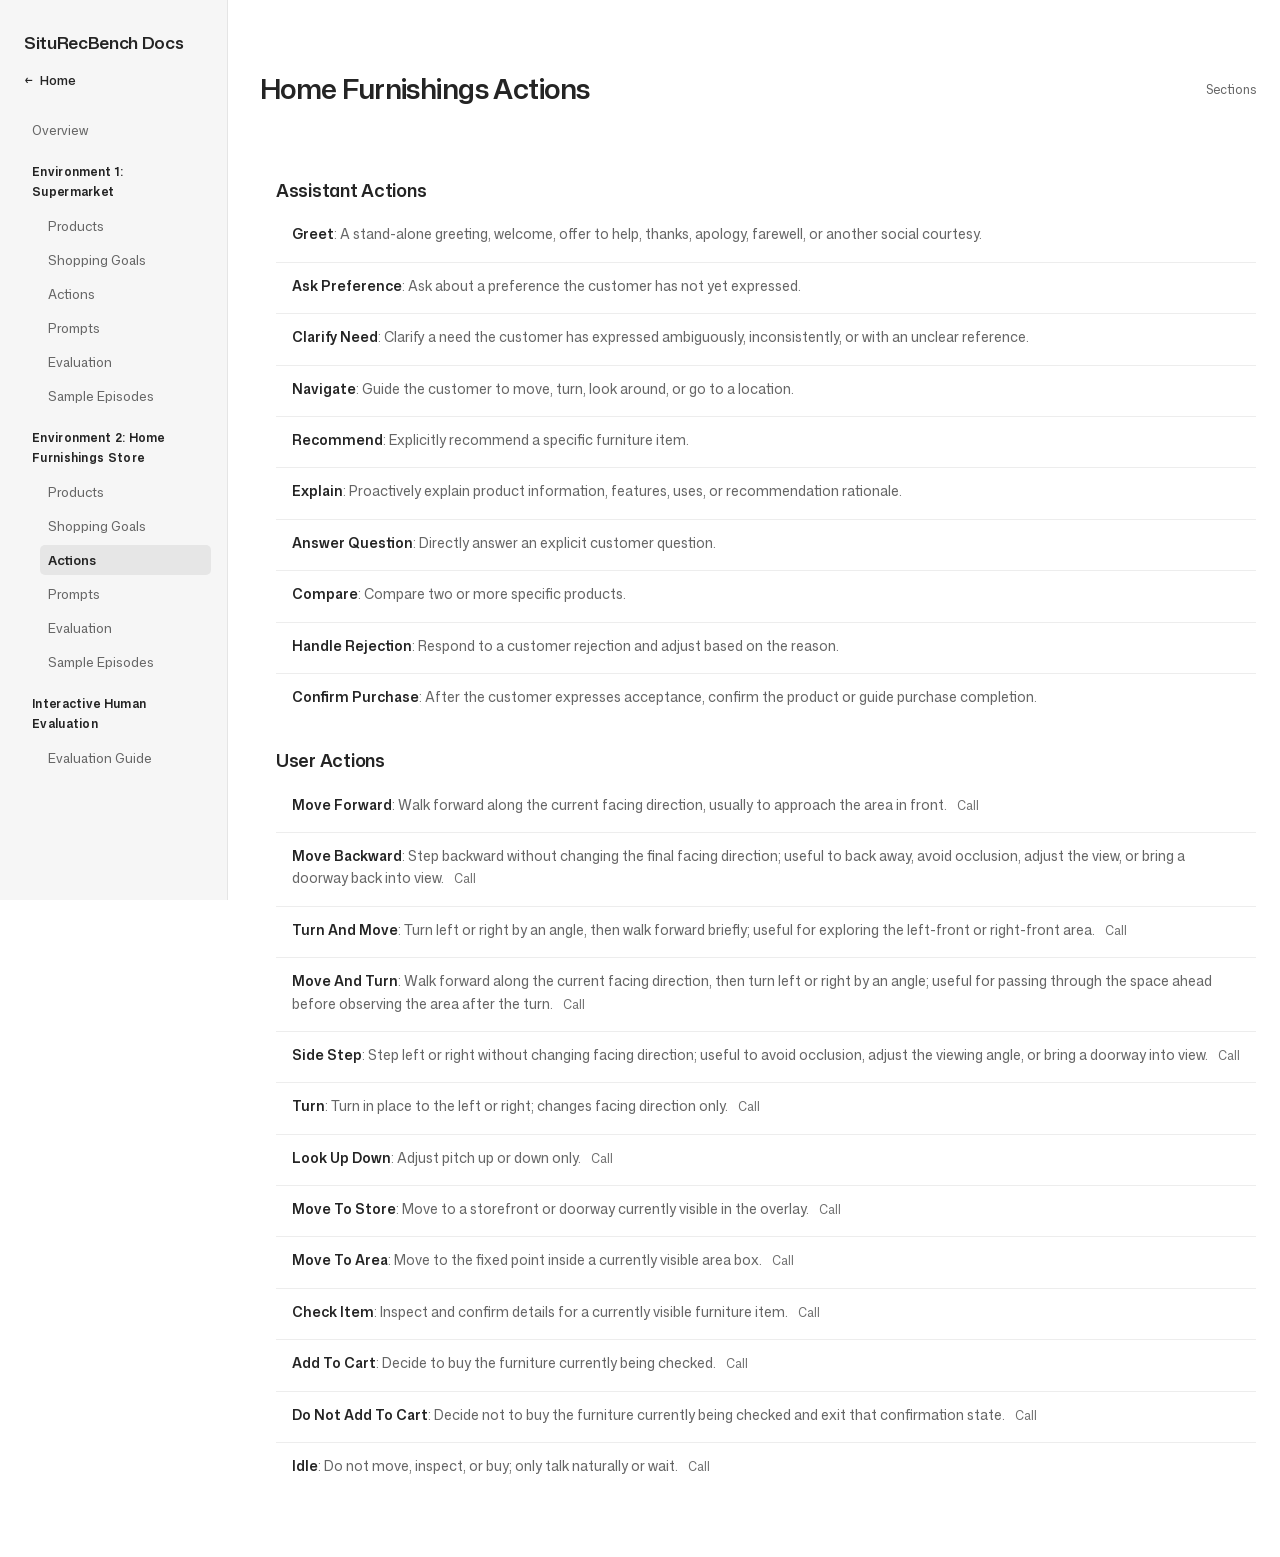
<file: SituRecBench/details_pages/furniture_actions.html>
<!doctype html>
<html lang="en">
<head>
<meta charset="utf-8">
<meta name="viewport" content="width=device-width, initial-scale=1">
<title>Home Furnishings Actions</title>
<link rel="preload" href="../assets/fonts/mona-sans/MonaSansVF.woff2" as="font" type="font/woff2" crossorigin="anonymous">
<link rel="stylesheet" href="../assets/fonts/mona-sans/fonts.css">

<style data-details-shared>
:root {
  --anchor-offset:24px;
  --content-width:840px;
  --data-width:1040px;
  --bg:#ffffff;
  --panel:#ffffff;
  --paper:#f6f6f6;
  --ink:#242424;
  --muted:#666666;
  --line:#363636;
  --soft-line:#dedede;
  --accent:#555555;
  --hover:#f2f2f2;
  --frame-line:rgba(36,36,36,.10);
  --strong-line:rgba(36,36,36,.20);
  --frame:1px solid var(--frame-line);
  --divider:1px solid rgba(36,36,36,.08);
  --radius:10px;
  --radius-sm:6px;
  --shadow:0 8px 24px rgba(0,0,0,.05);
  --shadow-soft:none;
  --fs-body:15px;
  --fs-sm:14px;
  --docs-nav-size:13px;
  --docs-nav-line:20px;
  --docs-brand-size:17px;
  --docs-nav-row-padding:5px;
  --docs-nav-item-gap:4px;
  --docs-nav-group-gap:12px;
  --docs-top-space:29.3px;
  --docs-brand-line:26px;
  --docs-brand-gap:16px;
  --docs-home-line:19.6px;
  --docs-home-gap:24px;
  --docs-main-top:calc(var(--docs-top-space) + var(--docs-brand-line) + var(--docs-brand-gap));
}
* { box-sizing:border-box; scrollbar-width:none; }
*::-webkit-scrollbar { display:none; }
button, input, select, textarea, pre, code, kbd, samp { font-family:var(--font-family); }
html { scroll-behavior:auto; background:var(--bg); }
body { position:relative; isolation:isolate; margin:0; color:var(--ink); background:var(--bg); font-family:var(--font-family); font-size:var(--fs-body); line-height:1.65; text-rendering:optimizeLegibility; -webkit-font-smoothing:antialiased; }
body.details-document { display:grid; grid-template-columns:204px minmax(0, 1fr) 144px; column-gap:32px; align-items:start; align-content:start; min-height:100dvh; padding:0 24px; }
body.product-document, body.shopping-goals-document { --content-width:var(--data-width); }
button, input, select { font:inherit; }
a:focus-visible, button:focus-visible, input:focus-visible, select:focus-visible, summary:focus-visible { outline:2px solid var(--accent); outline-offset:4px; }
[hidden] { display:none !important; }
main :is(h1,h2,h3)[id], main section[id] { scroll-margin-top:var(--anchor-offset, 108px); }
a { color:inherit; text-decoration:none; }
.skip-link { position:fixed; top:12px; left:24px; z-index:100; padding:10px 14px; border-radius:var(--radius-sm); background:var(--ink); color:var(--panel); transform:translateY(-200%); }
.skip-link:focus { transform:none; }
.docs-sidebar { display:block; grid-column:1; grid-row:1 / span 2; position:sticky; top:0; z-index:30; width:calc(100% + 24px); min-width:0; height:100dvh; min-height:0; margin-left:-24px; padding:var(--docs-top-space) 16px var(--docs-top-space) 24px; overflow-x:hidden; overflow-y:auto; overscroll-behavior:contain; border-right:var(--divider); background:var(--paper); font-family:var(--font-family); font-size:var(--docs-nav-size); line-height:var(--docs-nav-line); }
.docs-sidebar-header { align-self:start; min-width:0; }
.docs-brand { display:inline-block; margin-bottom:var(--docs-brand-gap); color:var(--ink); font-size:var(--docs-brand-size); font-weight:600; line-height:var(--docs-brand-line); letter-spacing:-.02em; white-space:nowrap; }
.docs-brand span { color:inherit; font-weight:inherit; }
.docs-navigation { margin:0; padding:0; border:0; background:transparent; }
.docs-tree { display:grid; gap:var(--docs-nav-group-gap); font-size:var(--docs-nav-size); line-height:var(--docs-nav-line); }
.docs-tree ul { margin:0; padding:0; list-style:none; }
.docs-overview .docs-page-link { font-weight:400; }
.docs-group { margin:0; }
.docs-scene { margin:0; }
.docs-scene + .docs-scene { margin-top:var(--docs-nav-group-gap); }
.docs-scene > .docs-scene-label { display:flex; align-items:center; justify-content:flex-start; gap:0; margin:0; padding:var(--docs-nav-row-padding) 8px; color:var(--ink); font-size:12px; font-weight:650; line-height:inherit; letter-spacing:.025em; }
.docs-scene ul { padding:var(--docs-nav-item-gap) 0 0 16px; }
.docs-tree li + li { margin-top:0; }
.docs-scene li + li { margin-top:var(--docs-nav-item-gap); }
.docs-page-link { display:block; padding:var(--docs-nav-row-padding) 8px; border-radius:5px; color:var(--muted); font-size:inherit; font-weight:400; line-height:inherit; overflow-wrap:anywhere; transition:color 80ms ease, background 80ms ease; }
.docs-page-link:hover { color:var(--ink); background:var(--hover); text-decoration:none; }
.docs-page-link[aria-current="page"] { color:var(--ink); background:#e6e6e6; font-weight:600; }
.docs-home { display:flex; align-items:center; gap:7px; width:fit-content; margin:0 0 var(--docs-home-gap); color:var(--ink); font-size:13px; font-weight:500; line-height:var(--docs-home-line); }
.docs-home:hover { color:var(--ink); }
.docs-sidebar a:focus-visible { outline-offset:-2px; }
@media (min-width:901px) and (max-height:760px) {
  .docs-sidebar { --docs-nav-row-padding:4px; --docs-nav-item-gap:5px; --docs-nav-group-gap:10px; --docs-home-gap:20px; }
}
@media (min-width:901px) and (max-height:680px) {
  .docs-sidebar { --docs-nav-row-padding:2px; --docs-nav-item-gap:2px; --docs-nav-group-gap:9px; --docs-home-gap:16px; }
}
.page-wrap { grid-column:2; grid-row:1; width:100%; min-width:0; max-width:var(--content-width); padding:0; margin:var(--docs-main-top) auto 64px; scroll-margin-top:24px; }
.overview-document .page-wrap { grid-column:2 / -1; grid-row:1; }
.page-wrap :where(div, section, article, header, details, pre) { min-width:0; }
.page-wrap :where(code, h1, h2, h3, summary, .api-group-note) { overflow-wrap:anywhere; }
.page-content, .hero, .stack, .profile-list, .api-compact, .api-card-body, .api-group, .run-command { grid-template-columns:minmax(0, 1fr); }
.product-page-shell { --content-width:var(--data-width); }
.page-content { min-width:0; display:grid; gap:28px; }
.section-nav { grid-column:3; grid-row:1; position:sticky; top:0; display:flex; align-items:center; height:100dvh; min-width:0; max-width:100%; }
.floating-rail { width:100%; min-width:0; max-width:100%; max-height:calc(100dvh - 96px); padding:0; overflow:auto; border:0; background:transparent; box-shadow:none; }
.floating-rail-links { display:grid; gap:8px; }
.floating-rail-heading { margin:0 0 12px; color:var(--muted); font-size:12px; font-weight:600; text-align:right; }
.floating-rail a { min-height:36px; display:flex; align-items:center; justify-content:flex-end; padding:4px 0; color:#767676; font-size:12px; font-weight:400; line-height:1.4; text-align:right; overflow-wrap:anywhere; opacity:1; transition:font-size 80ms ease, color 80ms ease; }
.floating-rail a:hover, .floating-rail a:focus-visible, .floating-rail a.active { color:var(--line); font-size:12.5px; }
.floating-rail a:focus-visible { outline-offset:-2px; }
.page-tools { display:none; align-items:center; justify-content:flex-end; }
.page-wrap > .page-tools { display:none; margin-bottom:16px; }
.page-tools .section-menu > summary { display:inline-flex; align-items:center; gap:0; width:fit-content; margin:0; padding:0; border:0; background:transparent; color:var(--muted); font-size:12px; font-weight:400; line-height:1.65; text-decoration:none; }
.page-tools .section-menu > summary:hover { color:var(--ink); text-decoration:underline; text-underline-offset:3px; }
.page-tools .section-menu { position:relative; display:none; flex:none; margin:0; padding:0; border:0; }
.section-menu > summary { list-style:none; }
.section-menu > summary::-webkit-details-marker { display:none; }
.section-menu-slot { position:absolute; z-index:45; top:calc(100% + 10px); right:0; width:min(320px, calc(100vw - 40px)); padding:10px 14px; border:var(--frame); border-radius:6px; background:var(--bg); box-shadow:0 6px 20px rgba(0,0,0,.06); }
.section-menu-slot .floating-rail { max-height:min(55dvh, 360px); overflow-y:auto; }
.section-menu-slot .floating-rail-links { display:grid; gap:2px; }
.section-menu-slot .floating-rail-heading { margin-bottom:6px; text-align:left; }
.section-menu-slot .floating-rail a { justify-content:flex-start; min-height:32px; padding:6px 0; text-align:left; white-space:normal; opacity:1; color:var(--muted); }
.section-menu-slot .floating-rail a.active { color:var(--ink); }
.hero { display:grid; gap:12px; padding:12px 0 24px; border-bottom:var(--divider); }
.overview-document .hero { gap:8px; padding:0; border-bottom:0; }
.overview-document .page-content { gap:28px; }
.overview-document .section-heading { margin-top:0; }
.overview-document .stack { gap:8px; }
.overview-directory { display:grid; gap:32px; }
body.details-document.overview-document main.page-wrap .overview-directory > section { display:grid; gap:16px; min-width:0; }
.overview-directory h2 { margin:0; }
.overview-links { display:flex; flex-wrap:wrap; gap:16px 12px; margin-left:var(--docs-content-indent); }
.overview-directory .overview-button { display:inline-flex; align-items:center; justify-content:center; justify-self:start; min-height:42px; min-width:136px; max-width:100%; padding:10px 16px; border:0; border-radius:6px; background:var(--paper); color:var(--ink); font-size:13px; font-weight:500; line-height:1.6; text-decoration:none; transition:background 80ms ease; }
.overview-directory .overview-button:hover { background:#ebebeb; }
.overview-directory .overview-button:focus-visible { outline:2px solid var(--accent); outline-offset:3px; }
.overview-human-link .overview-button { margin-left:var(--docs-content-indent); }
.hero p, .muted { margin:0; color:var(--muted); }
.hero > p { max-width:68ch; }
.hero > p:first-child { color:var(--accent); font-size:14px; font-weight:600; }
.section-heading { display:grid; gap:6px; margin-top:8px; }
.section-heading p { margin:0; color:var(--accent); font-size:14px; }
.section-heading h2 { margin:0; }
.hero h1 { margin:0; max-width:26ch; font-size:30px; font-weight:600; line-height:1.2; letter-spacing:-.02em; text-wrap:balance; }
.page-grid { display:grid; grid-template-columns:minmax(0, 1fr); gap:0; margin-top:0; }
.page-button { display:grid; grid-template-columns:136px minmax(0, 1fr); align-items:baseline; gap:20px; margin:0 -8px; padding:10px 8px; border:0; border-radius:4px; background:transparent; box-shadow:none; transition:background 80ms ease; }
.page-button:hover { background:var(--paper); }
.page-button strong { font-size:15px; font-weight:600; }
.page-button:hover strong { text-decoration:underline; text-underline-offset:3px; }
.page-button span { color:var(--muted); font-size:14px; line-height:1.6; }
.panel { min-width:0; padding:8px 0; border:0; border-radius:0; background:transparent; box-shadow:none; }
.stack { min-width:0; display:grid; gap:16px; }
.two-col { display:grid; grid-template-columns:repeat(2, minmax(0, 1fr)); gap:28px; align-items:start; }
h2 { margin:0 0 12px; font-size:24px; font-weight:600; line-height:1.3; letter-spacing:-.015em; }
h3 { margin:18px 0 10px; font-size:16px; font-weight:600; line-height:1.4; }
pre { margin:0; padding:18px; max-width:100%; max-height:520px; overflow:auto; border:0; border-radius:var(--radius-sm); background:var(--paper); white-space:pre-wrap; overflow-wrap:anywhere; font:14px/1.7 var(--font-family); }
details { border:0; border-radius:0; background:transparent; }
summary { padding:14px 0; cursor:pointer; font-weight:600; }
details[open] > pre { max-height:none; overflow:auto; }
.shopping-goals-page { display:grid; gap:0; min-width:0; }
.shopping-goals-header { display:grid; gap:12px; padding:8px 0 40px; }
.shopping-goals-header h1 { margin:0; color:var(--ink); font-size:30px; line-height:1.2; font-weight:600; letter-spacing:-.6px; }
.shopping-goals-header p { margin:0; color:var(--muted); font-size:15px; line-height:1.65; }
.shopping-goals-page .profile-list { display:grid; grid-template-columns:minmax(0, 1fr); gap:48px; }
.profile-group { display:grid; grid-template-columns:repeat(2, minmax(0, 1fr)); grid-template-rows:repeat(2, auto); gap:64px; min-height:calc(100dvh - 48px); padding:40px 0; align-content:space-around; align-items:start; }
.profile-group-single { min-height:0; grid-template-rows:auto; align-items:start; }
.profile-shopping-goals { display:grid; min-width:0; gap:16px; padding:20px; border:0; border-radius:var(--radius); background:var(--paper); box-shadow:none; }
.profile-json > summary, .shopping_goal-json > summary { display:grid; grid-template-columns:minmax(0, 1fr); align-items:start; gap:6px; padding:0; color:var(--ink); font-weight:400; list-style:none; }
.profile-json > summary::-webkit-details-marker, .shopping_goal-json > summary::-webkit-details-marker { display:none; }
.profile-json h3 { display:flex; align-items:baseline; gap:10px; margin:0; font-weight:400; }
.profile-number, .shopping_goal-number { flex-shrink:0; color:var(--muted); font-size:12px; font-weight:400; line-height:1.65; font-variant-numeric:tabular-nums; }
.profile-number { text-transform:uppercase; }
.profile-name { color:var(--ink); font-size:15px; font-weight:600; line-height:1.5; overflow-wrap:anywhere; }
.profile-json pre, .shopping_goal-json pre { margin-top:12px; padding:14px; border:0; background:var(--paper); font-size:14px; }
.shopping-goals-page summary:focus-visible { outline:2px solid var(--accent); outline-offset:3px; }
.json-label { color:var(--ink); font-size:14px; font-weight:600; }
.shopping_goal-row { display:grid; grid-template-columns:repeat(2, minmax(0, 1fr)); gap:16px; align-items:stretch; }
.shopping_goal-card { min-width:0; min-height:136px; padding:20px; background:var(--bg); border:1px solid #efefef; border-radius:var(--radius-sm); }
.shopping_goal-json > summary { gap:8px; }
.shopping_goal-number { grid-column:1; }
.shopping_goal-text { grid-column:1 / -1; color:var(--ink); font-size:14px; font-weight:600; line-height:1.75; overflow-wrap:anywhere; }
.actions-page { display:grid; gap:32px; }
.actions-header, .actions-section-heading { display:grid; gap:12px; }
.actions-section-heading { display:flex; flex-wrap:wrap; align-items:baseline; gap:4px 12px; }
.actions-header { padding:8px 0 0; }
.actions-header h1 { margin:0; font-size:30px; line-height:1.2; font-weight:600; letter-spacing:-.6px; }
.actions-header p, .actions-section-heading p { margin:0; color:var(--muted); font-size:15px; }
.actions-section { display:grid; gap:20px; }
.actions-section-heading h2 { margin:0; font-size:16px; font-weight:600; line-height:1.5; }
.actions-section-heading p { font-size:13px; line-height:1.5; }
.action-list { min-width:0; margin:0; padding:0; list-style:none; }
.action-entry { min-width:0; }
.action-entry + .action-entry { border-top:var(--divider); }
.action-description { min-width:0; margin:0; color:var(--muted); font-size:14px; font-weight:400; line-height:1.6; overflow-wrap:anywhere; }
.action-description code { font-family:inherit; font-size:inherit; }
.action-name { color:var(--ink); font-weight:600; white-space:nowrap; }
.action-entry > .action-description, .action-call > summary { display:block; width:100%; padding:12px var(--docs-content-indent) 16px; font-size:14px; line-height:1.6; list-style:none; }
.action-entry:first-child > .action-description, .action-entry:first-child .action-call > summary { padding-top:0; }
.action-call > summary::-webkit-details-marker { display:none; }
.action-call-body { display:grid; gap:12px; position:relative; min-width:0; padding:16px calc(2 * var(--docs-content-indent)) 12px; background:#fafafa; }
.action-call-body p { margin:0; color:var(--muted); font-size:14px; }
.action-call-body pre { padding:0; background:transparent; font:13px/1.65 var(--font-family); }
.metric-formula { display:flex; align-items:center; min-width:0; max-width:100%; overflow-x:auto; padding:8px 0; color:var(--ink); font-size:16px; }
.metric-formula math { flex:none; margin:0; }
.metric-fold .action-name { white-space:normal; }
.metric-body p { overflow-wrap:anywhere; }
@media (max-width:600px) { .metric-formula { font-size:14px; } }
.reference-page { display:grid; gap:40px; }
.reference-header { display:grid; gap:12px; padding:8px 0 0; }
.reference-header h1 { margin:0; font-size:30px; line-height:1.2; font-weight:600; letter-spacing:-.6px; }
.reference-header p { margin:0; color:var(--muted); font-size:15px; }
.reference-section { display:grid; gap:20px; }
.reference-section h2 { margin:0; font-size:22px; }
.reference-fold { border-bottom:var(--divider); }
.reference-fold > summary { display:grid; grid-template-columns:180px minmax(0, 1fr); gap:24px; padding:20px 0; list-style:none; }
.reference-fold > summary::-webkit-details-marker { display:none; }
.reference-name { color:var(--ink); font-size:15px; font-weight:600; line-height:1.7; }
.reference-description { color:var(--muted); font-size:14px; font-weight:400; line-height:1.7; }
.reference-fold-body { display:grid; gap:16px; padding:0 0 24px; }
.reference-fold-body pre { font-size:13px; }
.reference-table { width:100%; table-layout:fixed; border-collapse:collapse; text-align:left; }
.reference-name-column { width:204px; }
.reference-table th, .reference-table td { padding:18px 0; border-bottom:var(--divider); vertical-align:top; font-size:14px; line-height:1.7; overflow-wrap:anywhere; }
.reference-table th { padding-right:24px; font-size:15px; font-weight:600; }
.reference-table thead th { padding-top:0; padding-bottom:12px; color:var(--muted); font-size:12px; font-weight:500; }
.reference-section > p { margin:0; color:var(--muted); font-size:14px; }
.prompt-roles { --prompt-indent:16px; display:grid; gap:32px; }
.prompt-roles > .prompt-role { display:grid; gap:12px; min-width:0; padding:0; border:0; }
.prompt-roles > .reference-fold > .reference-fold-body { padding:0; background:transparent; }
.prompt-message-list { display:grid; gap:0; }
.prompt-message + .prompt-message { border-top:var(--divider); }
.prompt-message, .prompt-text { min-width:0; }
.prompt-message-body, .prompt-system-parts { display:grid; gap:12px; min-width:0; }
.prompt-message-body { position:relative; padding:10px calc(2 * var(--prompt-indent)); background:#fafafa; }
.prompt-message-body > span[id], .prompt-long-body > span[id] { position:absolute; top:0; left:0; }
.prompt-message pre { margin:0; }
.prompt-message > summary span, .prompt-long-content > summary span { color:var(--muted); font-weight:400; }
.prompt-message > summary, .prompt-long-content > summary { padding:6px 0; color:var(--ink); font-size:13px; cursor:pointer; list-style:none; }
.prompt-message > summary { padding:10px var(--prompt-indent); }
.prompt-role-heading { margin:0; padding:0; color:var(--ink); font-size:16px; font-weight:600; line-height:1.5; }
.prompt-long-body { position:relative; min-width:0; padding:8px var(--prompt-indent); background:#f4f4f4; }
.prompt-message pre { background:transparent; border:0; border-radius:0; }
.prompt-long-body > pre { padding:0; }
.prompt-text[data-content-format="json"], .prompt-text[data-content-format="text"] { min-width:0; }
.prompt-text[data-content-format="json"] > pre, .prompt-text[data-content-format="text"] > pre { padding:0; background:transparent; border:0; border-radius:0; }
.prompt-text[data-content-format="json"] > .prompt-fragment > pre, .prompt-text[data-content-format="text"] > .prompt-fragment > pre { padding:0; background:transparent; border:0; border-radius:0; }
.prompt-text > details[data-template-token] > summary { color:var(--ink); font-weight:400; text-decoration:none; }
.prompt-text > details[data-template-token] > summary > code { padding:2px 5px; border-radius:3px; background:#ededed; font:12px/1.7 ui-monospace, SFMono-Regular, Consolas, "Liberation Mono", monospace; overflow-wrap:anywhere; box-decoration-break:clone; -webkit-box-decoration-break:clone; }
.prompt-image-sample { display:block; width:auto; max-width:100%; height:auto; margin:0 0 12px; }
.prompt-markdown { min-width:0; font-size:14px; line-height:1.7; overflow-wrap:anywhere; }
.prompt-markdown p { margin:0 0 12px; }
body.details-document main.page-wrap .prompt-markdown :is(h1,h2,h3,h4,h5,h6) { margin:18px 0 8px; font-size:16px; font-weight:600; line-height:1.5; letter-spacing:normal; }
.prompt-markdown :is(ul,ol) { margin:0 0 12px; padding-left:22px; }
.prompt-markdown li { margin:4px 0; }
.prompt-markdown li > p { margin:0; }
body.details-document main.page-wrap .prompt-markdown > :first-child { margin-top:0; }
body.details-document main.page-wrap .prompt-markdown > :last-child { margin-bottom:0; }
.prompt-markdown code { font-family:var(--font-family); font-size:inherit; overflow-wrap:anywhere; }
@media (max-width:700px) {
  .prompt-roles { --prompt-indent:12px; }
  .reference-header h1 { font-size:28px; }
  .reference-fold > summary { grid-template-columns:minmax(0, 1fr); gap:6px; padding:16px 0; }
  .reference-name-column { width:34%; }
  .reference-table th { padding-right:16px; font-size:14px; }
}
@media (max-width:700px) {
  .actions-header h1 { font-size:28px; }
}
@media (min-width:901px) and (max-height:760px) {
  .profile-group { padding:24px 0; row-gap:24px; }
  .shopping_goal-card { min-height:116px; padding:16px 20px; }
}
@media (max-width:700px) {
  .shopping-goals-header h1 { font-size:28px; }
  .profile-group { grid-template-columns:minmax(0, 1fr); }
  .profile-shopping-goals { padding:16px; }
  .shopping_goal-card { min-height:124px; padding:16px; }
}
@media (max-width:900px) {
  .profile-group { min-height:0; grid-template-rows:none; gap:48px 32px; padding:16px 0; align-items:start; }
}
.api-lead { display:grid; gap:10px; }
.class-signature, .method-signature, .attribute-signature { margin:0; padding:14px 16px; border:0; border-radius:var(--radius-sm); background:var(--paper); color:var(--ink); font:14px/1.65 var(--font-family); overflow:auto; }
.api-list { display:grid; gap:9px; margin:0; padding:0; list-style:none; }
.api-list li { display:grid; gap:4px; padding:10px 0; border-bottom:var(--divider); }
.api-list li:last-child { border-bottom:0; }
.api-list code, .api-card code { font-family:var(--font-family); font-size:.95em; }
.api-card { display:block; border:0; border-bottom:var(--divider); border-radius:0; background:transparent; box-shadow:none; overflow:visible; }
.api-card > summary { display:grid; gap:8px 16px; padding:20px 0; list-style:none; cursor:pointer; background:transparent; }
.api-card > summary::-webkit-details-marker { display:none; }
.api-card[open] > summary { border-bottom:0; background:transparent; }
.api-summary-head { min-width:0; grid-column:1; color:var(--ink); font-size:16px; font-weight:600; overflow-wrap:anywhere; }
.api-summary-desc { min-width:0; grid-column:1; color:var(--muted); font-size:15px; font-weight:400; line-height:1.6; overflow-wrap:anywhere; }
.api-card:not([open]) .api-summary-desc { display:-webkit-box; -webkit-box-orient:vertical; -webkit-line-clamp:2; line-clamp:2; overflow:hidden; }
.api-card[open] > summary .api-summary-desc { display:none; }
.api-card-body { display:grid; gap:14px; padding:0 0 24px; }
.api-card p { margin:0; }
.api-subhead { margin:4px 0 -4px; color:var(--muted); font-size:13px; font-weight:600; }
.api-card ul { margin:0; padding-left:18px; }
.api-card li { margin:4px 0; }
.api-grid { display:grid; grid-template-columns:repeat(2, minmax(0, 1fr)); gap:16px 32px; align-items:start; }
.api-compact { display:grid; gap:10px; }
.api-group { display:grid; gap:16px; padding-top:16px; border-top:var(--divider); }
.api-group h3 { margin:0; font-size:16px; }
.api-group-note { margin:0; color:var(--muted); font-weight:400; line-height:1.65; }
.human-page { display:grid; gap:28px; font-size:13px; }
.human-page .hero { justify-items:start; text-align:left; }
.human-page .hero h1 { max-width:none; font-size:32px; }
.human-page .human-developer-credit { color:var(--muted); font-size:16px; line-height:1.6; }
.human-developer-credit a { color:#209cee; font-weight:600; white-space:nowrap; }
.human-developer-credit a:hover { color:#1676b7; text-decoration:underline; }
.human-page h2 { margin-bottom:0; font-size:18px; }
.human-page h3 { margin:0; font-size:15px; }
.human-page .stack { gap:12px; }
.human-interface-figure { margin:0; }
.human-interface-placeholder { display:flex; flex-direction:column; align-items:center; justify-content:center; gap:6px; aspect-ratio:16 / 9; padding:20px; border:var(--frame); background:var(--paper); color:var(--muted); text-align:center; }
.human-interface-placeholder span { color:var(--muted); font-size:12px; }
.human-feature-grid { display:grid; grid-template-columns:repeat(3, minmax(0, 1fr)); gap:24px; }
.human-feature { display:grid; align-content:start; gap:8px; padding-top:12px; border-top:var(--divider); }
@media (max-width:600px) {
  .human-feature-grid { grid-template-columns:minmax(0, 1fr); gap:16px; }
}
.api-snapshot > summary { font-size:16px; }
.eval-flow { display:grid; grid-template-columns:repeat(3, minmax(0, 1fr)); gap:28px; }
.eval-flow-item { display:grid; align-content:start; gap:10px; padding:16px 0; border:0; border-top:var(--divider); border-radius:0; background:transparent; box-shadow:none; }
.eval-flow-item b { color:var(--ink); font-size:16px; }
.eval-flow-item span { color:var(--muted); font-weight:400; line-height:1.6; }
.run-plan-stats { display:grid; grid-template-columns:repeat(4, minmax(0, 1fr)); gap:24px; }
.run-plan-stat { display:grid; align-content:start; gap:8px; padding:12px 0; border:0; border-radius:0; background:transparent; box-shadow:none; }
.run-plan-stat b { font-size:24px; font-weight:600; line-height:1.15; }
.run-plan-stat span { color:var(--muted); font-size:14px; font-weight:400; line-height:1.5; }
.run-plan-layout { display:grid; grid-template-columns:minmax(0, 1fr); gap:24px; }
.run-plan-table-wrap { width:100%; min-width:0; max-width:100%; overflow:auto; border:0; border-radius:0; background:var(--panel); box-shadow:none; }
.run-plan-table { min-width:960px; width:100%; border-collapse:collapse; }
.run-plan-table th, .run-plan-table td { padding:14px 12px; border-bottom:var(--divider); vertical-align:top; text-align:left; font-size:14px; line-height:1.6; overflow-wrap:anywhere; }
.run-plan-table th { color:var(--muted); font-size:13px; background:var(--paper); white-space:nowrap; }
.run-plan-table tr:last-child td { border-bottom:0; }
.run-plan-table code, .run-command code { font-family:var(--font-family); font-size:.92em; }
.run-command { display:grid; gap:12px; padding:18px 0; border:0; border-top:var(--divider); border-radius:0; background:transparent; box-shadow:none; }
.run-command strong { font-size:16px; }
.run-command p { margin:0; color:var(--muted); font-weight:400; line-height:1.6; }
.metric-map { width:100%; table-layout:fixed; border-collapse:collapse; border:0; border-radius:0; background:var(--panel); box-shadow:none; }
.metric-map th, .metric-map td { padding:14px 12px; border-bottom:var(--divider); vertical-align:top; text-align:left; font-size:14px; line-height:1.6; overflow-wrap:anywhere; }
.metric-map th { color:var(--muted); font-size:13px; background:var(--paper); }
.metric-map tr:last-child td { border-bottom:0; }
.metric-map code { font-family:var(--font-family); font-size:.92em; }
.metric-list { display:grid; gap:4px; margin:0; padding:0; list-style:none; }
.metric-list li { overflow-wrap:anywhere; }
@media (max-width: 1399px) {
  body.details-document { grid-template-columns:204px minmax(0, 1fr); column-gap:32px; }
  .page-wrap { grid-row:1; }
  .section-nav { display:none; }
  .page-tools, .page-wrap > .page-tools { display:flex; }
  .page-tools .section-menu { display:block; }
}
@media (max-width: 1100px) {
  .two-col, .api-grid, .eval-flow, .run-plan-stats { grid-template-columns:1fr; }
}
@media (max-width: 900px) {
  body.details-document { grid-template-columns:minmax(0, 1fr); column-gap:0; padding:0 20px; }
  .docs-sidebar { display:block; grid-column:1; grid-row:1; position:static; width:100%; height:auto; min-height:0; max-height:none; margin:var(--docs-top-space) 0 0; padding:0 0 16px; overflow:visible; overscroll-behavior:auto; border-right:0; border-bottom:var(--divider); background:var(--bg); }
  .docs-brand { margin-bottom:0; font-size:var(--docs-brand-size); }
  .docs-navigation { margin-top:16px; padding:0; }
  .docs-tree { grid-template-columns:minmax(0, 1fr); padding-top:16px; }
  .docs-home { margin:12px 0 0; }
  .page-wrap { grid-column:1; grid-row:2; margin-top:40px; }
  .overview-document .page-wrap { grid-column:1; grid-row:2; }
  .hero h1 { font-size:28px; }
  .shopping_goal-row { grid-template-columns:1fr; }
  .panel { padding:6px 0; }
}
@media (max-width: 640px) {
  .page-button { grid-template-columns:112px minmax(0, 1fr); gap:16px; }
}
@media (max-width: 560px) {
  h2 { font-size:22px; }
}
@media (max-width: 480px) {
  .docs-tree { grid-template-columns:1fr; }
  .page-button { grid-template-columns:minmax(0, 1fr); gap:4px; }
}
@media (prefers-reduced-motion: reduce) {
  .floating-rail a, .docs-page-link, .page-button { transition:none; }
}
details > summary { list-style:none; }
details > summary::marker { content:""; }
details > summary::-webkit-details-marker { display:none; }

/* Shared Details typography and spacing. Keep this after page-specific styles. */
body.details-document {
  --fs-body:14px;
  --docs-title-size:28px;
  --docs-section-size:18px;
  --docs-section-gap:28px;
  --docs-title-gap:72px;
  --docs-content-indent:16px;
  --docs-table-row-height:97px;
}
body.details-document main.page-wrap { position:relative; width:100%; max-width:none; margin-left:0; margin-right:0; }
body.details-document.overview-document main.page-wrap { grid-column:2; }
body.details-document main.page-wrap h2 { margin:0; }
body.details-document main.page-wrap .profile-list { gap:24px; }
body.details-document main.page-wrap .profile-group { min-height:0; padding:0; gap:24px 20px; grid-template-rows:none; align-content:start; }
body.details-document main.page-wrap .catalog-tools { margin:0; padding:0; gap:0; }
body.details-document main.page-wrap .prompt-roles { gap:28px; }
body.details-document main.page-wrap .prompt-roles > .prompt-role { gap:16px; }
body.details-document main.page-wrap .reference-fold > summary { padding:12px 0; }
body.details-document main.page-wrap :is(.prompt-message > summary, .prompt-long-content > summary, .location-index-panel > summary) { font-size:14px; line-height:1.6; }
body.details-document main.page-wrap .prompt-message > summary { padding-top:12px; padding-bottom:12px; }
@media (max-width:900px) {
  body.details-document.overview-document main.page-wrap { grid-column:1; }
}

body.details-document main.page-wrap :is(.page-content, .reference-page, .actions-page, .human-page, .shopping-goals-page) { row-gap:var(--docs-section-gap); }
body.details-document main.page-wrap.page-content { row-gap:var(--docs-section-gap); }
body.details-document main.page-wrap .docs-page-heading {
  display:grid; gap:12px; padding:0; border:0;
  margin:0 0 calc(var(--docs-title-gap) - var(--docs-section-gap));
}
body.details-document.overview-document main.page-wrap .docs-page-heading {
  margin-bottom:calc(var(--docs-title-gap) - var(--docs-section-gap) + 8px);
}
body.details-document main.page-wrap .docs-page-heading ~ :not(script) {
  margin-left:var(--docs-content-indent);
  width:calc(100% - var(--docs-content-indent));
}
/* Shared hierarchy: indent children once per semantic level, not per layout wrapper. */
body.details-document main.page-wrap :is(.reference-section, .stack, .api-group, .overview-human, .human-feature, .catalog-section, .catalog-subgroup, #reference-snapshots) > :is(h2,h3,h4,h5,h6) ~ :not(h2,h3,h4,h5,h6,script,span[id]),
body.details-document main.page-wrap .reference-fold-body > h3 ~ :is(details, pre, .api-compact),
body.details-document main.page-wrap .page-content details:not(.prompt-message):not(.prompt-long-content):not(.action-call) > :not(summary,script,style),
body.details-document main.page-wrap .api-summary-desc,
body.details-document main.page-wrap .api-lead > .class-signature + p,
body.details-document main.page-wrap .api-card-body > .method-signature + p,
body.details-document main.page-wrap .api-card-body > .api-subhead + ul,
body.details-document main.page-wrap .run-command > strong ~ p,
body.details-document main.page-wrap .catalog-map-key > .catalog-map-title ~ p {
  min-width:0;
  margin-left:var(--docs-content-indent);
  width:calc(100% - var(--docs-content-indent));
}
/* Prompt message and inline sample containers already express these same levels. */
.prompt-roles { --prompt-indent:var(--docs-content-indent); }
body.details-document main.page-wrap :is(.api-card-body, .api-lead) { overflow-wrap:anywhere; }
/* Preserve the map links' existing 8px click padding around the indented text. */
body.details-document main.page-wrap .catalog-map-key > .catalog-map-title ~ a {
  margin-left:calc(var(--docs-content-indent) - 8px);
  width:calc(100% - var(--docs-content-indent) + 16px);
}
@media (max-width:700px) {
  body.details-document main.page-wrap .reference-fold > summary > .reference-description {
    margin-left:var(--docs-content-indent);
    width:calc(100% - var(--docs-content-indent));
  }
}
/* End shared hierarchy. */
body.details-document main.page-wrap h1 {
  margin:0; padding:0; max-width:none; color:var(--ink);
  font-size:var(--docs-title-size); font-weight:600; line-height:1.25;
  letter-spacing:-.02em; text-align:left; text-wrap:wrap;
}
body.details-document main.page-wrap h2 {
  font-size:var(--docs-section-size); font-weight:600; line-height:1.4; letter-spacing:-.015em;
}
body.details-document main.page-wrap h3 { font-size:15px; line-height:1.5; }
body.details-document main.page-wrap :is(.human-page, .human-developer-credit, .api-group-note, .shopping_goal-text, .reference-description, .catalog-location) { font-size:14px; line-height:1.65; }
body.details-document main.page-wrap .reference-name { font-size:15px; line-height:1.5; }
body.details-document main.page-wrap :is(.reference-section, .actions-section, .stack) { gap:16px; }
body.details-document main.page-wrap .catalog-section { margin-top:0; }
body.details-document main.page-wrap .catalog-section > h2 { margin-bottom:16px; padding-bottom:0; border-bottom:0; }
body.details-document main.page-wrap .profile-group:first-child { padding-top:0; }
body.details-document main.page-wrap .catalog-map { display:grid; grid-template-columns:minmax(320px,max-content) minmax(0,1fr); align-items:start; gap:48px; padding:0; }
body.details-document main.page-wrap .catalog-map-key a { text-decoration:none; text-underline-offset:3px; border-radius:0; background:transparent; }
body.details-document main.page-wrap .catalog-map-key a:is(:hover,:focus-visible) { text-decoration:underline; background:transparent; }
body.details-document main.page-wrap .catalog-map-key a code { color:inherit; }
body.details-document main.page-wrap .catalog-map-image { width:auto; max-width:100%; justify-self:start; object-position:left top; }
body.details-document main.page-wrap .catalog-map-image-supermarket { height:220px; }
body.details-document main.page-wrap .catalog-card .catalog-name { font-size:15px; line-height:1.5; }
body.details-document main.page-wrap :is(.catalog-badge, .catalog-price, .catalog-map-title, .catalog-map-note, .profile-number, .shopping_goal-number) { font-size:13px; }
body.details-document main.page-wrap table { font-size:14px; line-height:1.6; }
body.details-document main.page-wrap table tbody tr { height:var(--docs-table-row-height); }
body.details-document main.page-wrap table :is(th, td) { padding:12px 16px; font-size:14px; line-height:1.6; vertical-align:top; }
body.details-document main.page-wrap table tr > :first-child { padding-left:0; }
body.details-document main.page-wrap table tr > :last-child { padding-right:0; }
body.details-document main.page-wrap table thead th { padding-top:0; padding-bottom:12px; font-size:13px; font-weight:500; color:var(--muted); }
body.details-document main.page-wrap table h3 { font-size:14px; line-height:1.6; }
body.details-document main.page-wrap :is(.reference-fold-body pre, .action-call-body pre, .catalog-data pre, .profile-json pre, .shopping_goal-json pre) { font-size:13px; line-height:1.65; }
body.details-document main.page-wrap > .page-tools,
body.details-document main.page-wrap .docs-page-heading > .page-tools { position:absolute; top:6px; right:0; margin:0; z-index:10; }
@media (max-width:1399px) {
  body.details-document:not(.overview-document) main.page-wrap h1 { padding-right:76px; }
}
@media (max-width:900px) {
  body.details-document { --docs-top-space:24.7px; --docs-title-size:26px; --docs-title-gap:64px; --docs-section-gap:24px; --docs-table-row-height:141px; }
}
@media (max-width:700px) {
  body.details-document main.page-wrap .catalog-map { grid-template-columns:minmax(0,1fr); gap:16px; }
}
@media (max-width:600px) {
  body.details-document main.page-wrap .catalog-map-image-supermarket { height:190px; }
  body.details-document main.page-wrap table :is(th, td) { padding-left:10px; padding-right:10px; }
  body.details-document main.page-wrap table tr > :first-child { padding-left:0; }
  body.details-document main.page-wrap table tr > :last-child { padding-right:0; }
}
/* Shared vertical rhythm: section 24, child 12, supporting text 8. */
body.details-document {
  --docs-section-gap:24px;
  --docs-child-gap:12px;
  --docs-detail-gap:8px;
  --docs-row-space:12px;
}
body.details-document main.page-wrap .page-content :is(h2,h3,h4,h5,h6):not(.prompt-markdown *) { margin-top:0; margin-bottom:0; }
body.details-document main.page-wrap .page-content :is(.reference-section, .actions-section, .stack, .api-group, .api-lead, .api-card-body, .reference-fold-body, .action-call-body, .profile-shopping-goals, .prompt-role, .prompt-message-body, .prompt-system-parts, .run-command, .human-feature, .overview-human) { row-gap:var(--docs-child-gap); }
body.details-document main.page-wrap .page-content :is(.stack, .reference-fold-body, .human-feature) > p { margin-top:0; margin-bottom:0; }
body.details-document main.page-wrap .page-content :is(.api-compact, .run-plan-layout, .api-list) { row-gap:0; }
body.details-document main.page-wrap .page-content .api-list > li { padding-top:var(--docs-row-space); padding-bottom:var(--docs-row-space); row-gap:var(--docs-detail-gap); }
body.details-document main.page-wrap .page-content .api-group { padding-top:var(--docs-row-space); }
body.details-document main.page-wrap .page-content :is(.two-col, .api-grid, .eval-flow, .human-feature-grid) { row-gap:var(--docs-section-gap); }
body.details-document main.page-wrap .page-content :is(.reference-fold-body, .api-card-body) { padding-top:0; padding-bottom:var(--docs-row-space); }
body.details-document main.page-wrap .prompt-roles > .prompt-role > .reference-fold-body { padding:0; }
body.details-document main.page-wrap .page-content :is(.reference-fold, .api-card, .api-snapshot, .prompt-message) > summary { padding-top:var(--docs-row-space); padding-bottom:var(--docs-row-space); }
body.details-document main.page-wrap .page-content .reference-section > div > .reference-fold:first-child > summary,
body.details-document main.page-wrap .page-content .api-compact > .api-card:first-child > summary,
body.details-document main.page-wrap .page-content .reference-fold-body > h3 + .api-card > summary,
body.details-document main.page-wrap .page-content .prompt-message-list > .prompt-message:first-child > summary { padding-top:0; }
body.details-document main.page-wrap .page-content :is(.api-card, .reference-fold) > summary { row-gap:var(--docs-detail-gap); }
body.details-document main.page-wrap .page-content .api-subhead { margin-top:0; margin-bottom:0; }
body.details-document main.page-wrap .page-content .actions-section { row-gap:20px; }
body.details-document main.page-wrap .page-content :is(.prompt-message-body, .run-command) { padding-top:var(--docs-row-space); padding-bottom:var(--docs-row-space); }
body.details-document main.page-wrap .page-content :is(.profile-shopping-goals, .shopping_goal-card) { padding:24px; }
@media (max-width:700px) {
  body.details-document main.page-wrap .page-content :is(.profile-shopping-goals, .shopping_goal-card) { padding:20px; }
}
body.details-document main.page-wrap .page-content .prompt-long-body { padding-top:var(--docs-row-space); padding-bottom:var(--docs-row-space); }
body.details-document main.page-wrap .page-content .prompt-long-content > summary { padding-top:var(--docs-detail-gap); padding-bottom:var(--docs-detail-gap); }
body.details-document main.page-wrap .page-content .prompt-roles { row-gap:var(--docs-section-gap); }
body.details-document main.page-wrap .page-content .shopping_goal-row {
  grid-template-columns:repeat(2,minmax(0,1fr));
  gap:var(--docs-section-gap);
}
body.details-document main.page-wrap .page-content .profile-shopping-goals { width:100%; max-width:1172px; }
body.details-document main.page-wrap .page-content .shopping_goal-json > summary { row-gap:var(--docs-detail-gap); }
body.details-document main.page-wrap .page-content :is(.profile-json, .shopping_goal-json) > pre { margin-top:var(--docs-child-gap); }
body.details-document main.page-wrap .page-content .catalog-section > h2 { margin-bottom:var(--docs-child-gap); }
body.details-document main.page-wrap .page-content .catalog-subgroup { margin-bottom:0; }
body.details-document main.page-wrap .page-content .catalog-info { padding-top:var(--docs-child-gap); row-gap:var(--docs-detail-gap); }
body.details-document main.page-wrap .page-content .catalog-map-note { margin-top:0; padding:6px 0; color:var(--ink); font-size:14px; line-height:1.5; }
body.details-document main.page-wrap .page-content .run-plan-stat { padding-top:0; padding-bottom:0; row-gap:var(--docs-detail-gap); }
body.details-document main.page-wrap .page-content .prompt-markdown :is(h1,h2,h3,h4,h5,h6) { margin-top:16px; margin-bottom:12px; }
body.details-document main.page-wrap .page-content .prompt-markdown > :first-child { margin-top:0; }
body.details-document main.page-wrap .page-content .prompt-markdown > :last-child { margin-bottom:0; }
body.details-document main.page-wrap .page-content .prompt-markdown > :is(h1,h2,h3,h4,h5,h6):last-child { margin-bottom:12px; }
body.details-document main.page-wrap .page-content .prompt-roles > .prompt-role { row-gap:20px; }
body.details-document main.page-wrap .page-content .prompt-message > summary { padding-bottom:16px; }
body.details-document main.page-wrap .page-content :is(.prompt-message-body, .prompt-long-body) { padding-top:16px; }
body.details-document main.page-wrap .page-content .prompt-long-content > summary { padding-bottom:12px; }
body.details-document main.page-wrap .shopping_goal-meta {
  display:flex; flex-direction:column; align-items:flex-start; gap:5px; min-width:0;
  grid-column:1 / -1; margin-left:0; width:100%;
  color:var(--muted); font-size:13px; font-weight:400; line-height:1.4;
}
body.details-document main.page-wrap .profile-group {
  grid-template-columns:minmax(0,1fr); grid-template-rows:auto; min-height:0; align-content:start;
}
@media (max-width:700px) {
  body.details-document main.page-wrap .page-content .shopping_goal-row { grid-template-columns:minmax(0,1fr); }
}
body.details-document main.page-wrap .disclosure-preview { position:relative; min-width:0; }
body.details-document main.page-wrap .profile-heading,
body.details-document main.page-wrap .shopping_goal-heading { margin:0; padding-right:88px; }
body.details-document main.page-wrap .profile-heading { display:flex; align-items:baseline; gap:10px; font-weight:400; }
body.details-document main.page-wrap .shopping_goal-heading { display:flex; align-items:baseline; gap:8px; }
body.details-document main.page-wrap .shopping_goal-heading { min-height:var(--goal-heading-height,0px); }
body.details-document main.page-wrap .profile-heading { min-height:var(--goal-profile-height,0px); }
body.details-document main.page-wrap .shopping_goal-field { display:block; width:100%; min-width:0; }
body.details-document main.page-wrap .shopping_goal-heading > .shopping_goal-text { min-width:0; }
body.details-document main.page-wrap .disclosure-preview > .shopping_goal-meta { margin-top:var(--docs-detail-gap); }
body.details-document main.page-wrap .disclosure-toggle {
  position:absolute; top:0; right:0; display:block;
  width:fit-content; padding:0; color:#707070; font-size:12px; font-weight:400; line-height:23px;
  text-decoration:none; text-underline-offset:3px;
}
body.details-document main.page-wrap .disclosure-toggle:is(:hover,:focus-visible) { color:var(--ink); text-decoration:underline; }
body.details-document main.page-wrap .disclosure-hint {
  display:inline-block; margin-left:10px; color:#707070;
  appearance:none; border:0; padding:0; background:transparent; cursor:pointer;
  font-family:inherit; font-size:12px; font-weight:400; line-height:1.6;
  text-decoration:none; text-underline-offset:3px; white-space:nowrap;
}
body.details-document main.page-wrap .disclosure-hint:is(:hover,:focus-visible) { color:var(--ink); text-decoration:underline; }
body.details-document main.page-wrap .page-content summary:not(.disclosure-toggle) { cursor:default; text-decoration:none; }
body.details-document main.page-wrap :is(.reference-fold, .api-card) > summary { position:relative; padding-right:50px; }
body.details-document main.page-wrap :is(.reference-fold, .api-card) > summary > .disclosure-hint { position:absolute; top:var(--docs-row-space); right:0; margin:0; }
body.details-document main.page-wrap .reference-section > div > .reference-fold:first-child > summary > .disclosure-hint,
body.details-document main.page-wrap .api-compact > .api-card:first-child > summary > .disclosure-hint,
body.details-document main.page-wrap .reference-fold-body > h3 + .api-card > summary > .disclosure-hint { top:0; }
details > summary .disclosure-open { display:none; }
details[open] > summary .disclosure-open { display:inline; }
details[open] > summary .disclosure-closed { display:none; }
body.details-document main.page-wrap .shopping_goal-attribute {
  display:inline-block; max-width:100%; padding:2px 6px;
  border-radius:4px; background:var(--paper); overflow-wrap:anywhere;
}
/* End shared vertical rhythm. */
</style>
</head>
<body class="details-document">

<a class="skip-link" href="#main-content">Skip to content</a>
<aside class="docs-sidebar" aria-label="Documentation navigation">
  <div class="docs-sidebar-header">
  <a class="docs-brand" href="../index.html">SituRecBench <span>Docs</span></a>
  <a class="docs-home" href="../index.html"><span aria-hidden="true">←</span> Home</a>
  </div>
  <div class="docs-navigation">
    <nav class="docs-tree" aria-label="Documentation pages">
      <ul class="docs-overview"><li><a class="docs-page-link" href="../details.html">Overview</a></li></ul>
      <div class="docs-group">
        <section class="docs-scene" data-docs-scene="supermarket"><h2 class="docs-scene-label">Environment 1: Supermarket</h2><ul><li><a class="docs-page-link" href="supermarket_products.html">Products</a></li><li><a class="docs-page-link" href="supermarket_shopping_goals.html">Shopping Goals</a></li><li><a class="docs-page-link" href="supermarket_actions.html">Actions</a></li><li><a class="docs-page-link" href="supermarket_prompt.html">Prompts</a></li><li><a class="docs-page-link" href="supermarket_evaluation.html">Evaluation</a></li><li><a class="docs-page-link" href="supermarket_sample_episodes.html">Sample Episodes</a></li></ul></section><section class="docs-scene" data-docs-scene="furniture"><h2 class="docs-scene-label">Environment 2: Home Furnishings Store</h2><ul><li><a class="docs-page-link" href="furniture_products.html">Products</a></li><li><a class="docs-page-link" href="furniture_shopping_goals.html">Shopping Goals</a></li><li><a class="docs-page-link" href="furniture_actions.html" aria-current="page">Actions</a></li><li><a class="docs-page-link" href="furniture_prompt.html">Prompts</a></li><li><a class="docs-page-link" href="furniture_evaluation.html">Evaluation</a></li><li><a class="docs-page-link" href="furniture_sample_episodes.html">Sample Episodes</a></li></ul></section>
      </div>
      <section class="docs-scene docs-human">
        <h2 class="docs-scene-label">Interactive Human Evaluation</h2><ul><li><a class="docs-page-link" href="human_interaction.html">Evaluation Guide</a></li></ul>
      </section>
    </nav>
  </div>
</aside>


<div class="section-nav">
  <nav class="floating-rail" aria-label="Page sections" data-title="Home Furnishings Actions">
    <div class="floating-rail-links"></div>
  </nav>
</div>

<main class="page-wrap" id="main-content" tabindex="-1">
  <div class="page-tools">
<details class="section-menu"><summary>Sections</summary><div class="section-menu-slot"></div></details>
</div>
  <div class="page-content">
<div class="actions-page">
<header class="actions-header docs-page-heading"><h1>Home Furnishings Actions</h1></header>
<section class="actions-section"><header class="actions-section-heading"><h2 id="assistant-action-types">Assistant Actions</h2></header>
<ul class="action-list" aria-label="Assistant Actions"><li class="action-entry"><p class="action-description"><span class="action-description"><strong class="action-name" id="assistant-greet">Greet</strong>: A stand-alone greeting, welcome, offer to help, thanks, apology, farewell, or another social courtesy.</span></p></li><li class="action-entry"><p class="action-description"><span class="action-description"><strong class="action-name" id="assistant-ask-preference">Ask Preference</strong>: Ask about a preference the customer has not yet expressed.</span></p></li><li class="action-entry"><p class="action-description"><span class="action-description"><strong class="action-name" id="assistant-clarify-need">Clarify Need</strong>: Clarify a need the customer has expressed ambiguously, inconsistently, or with an unclear reference.</span></p></li><li class="action-entry"><p class="action-description"><span class="action-description"><strong class="action-name" id="assistant-navigate">Navigate</strong>: Guide the customer to move, turn, look around, or go to a location.</span></p></li><li class="action-entry"><p class="action-description"><span class="action-description"><strong class="action-name" id="assistant-recommend">Recommend</strong>: Explicitly recommend a specific furniture item.</span></p></li><li class="action-entry"><p class="action-description"><span class="action-description"><strong class="action-name" id="assistant-explain">Explain</strong>: Proactively explain product information, features, uses, or recommendation rationale.</span></p></li><li class="action-entry"><p class="action-description"><span class="action-description"><strong class="action-name" id="assistant-answer-question">Answer Question</strong>: Directly answer an explicit customer question.</span></p></li><li class="action-entry"><p class="action-description"><span class="action-description"><strong class="action-name" id="assistant-compare">Compare</strong>: Compare two or more specific products.</span></p></li><li class="action-entry"><p class="action-description"><span class="action-description"><strong class="action-name" id="assistant-handle-rejection">Handle Rejection</strong>: Respond to a customer rejection and adjust based on the reason.</span></p></li><li class="action-entry"><p class="action-description"><span class="action-description"><strong class="action-name" id="assistant-confirm-purchase">Confirm Purchase</strong>: After the customer expresses acceptance, confirm the product or guide purchase completion.</span></p></li></ul></section>
<section class="actions-section"><header class="actions-section-heading"><h2 id="customer-tool-methods">User Actions</h2></header>
<ul class="action-list" aria-label="User Actions"><li class="action-entry"><details class="action-call"><summary tabindex="-1"><span class="action-description"><strong class="action-name" id="move-forward">Move Forward</strong>: Walk forward along the current facing direction, usually to approach the area in front.</span><button type="button" class="disclosure-hint action-call-toggle">Call</button></summary><div class="action-call-body"><pre id="call-move-forward">{
  &quot;type&quot;: &quot;final&quot;,
  &quot;tool_calls&quot;: [
    {
      &quot;name&quot;: &quot;move_forward&quot;,
      &quot;arguments&quot;: {
        &quot;duration&quot;: 1.0
      }
    }
  ],
  &quot;content&quot;: &quot;...&quot;
}</pre><p>Duration: a positive number (seconds).</p></div></details></li><li class="action-entry"><details class="action-call"><summary tabindex="-1"><span class="action-description"><strong class="action-name" id="move-backward">Move Backward</strong>: Step backward without changing the final facing direction; useful to back away, avoid occlusion, adjust the view, or bring a doorway back into view.</span><button type="button" class="disclosure-hint action-call-toggle">Call</button></summary><div class="action-call-body"><pre id="call-move-backward">{
  &quot;type&quot;: &quot;final&quot;,
  &quot;tool_calls&quot;: [
    {
      &quot;name&quot;: &quot;move_backward&quot;,
      &quot;arguments&quot;: {
        &quot;duration&quot;: 1.0
      }
    }
  ],
  &quot;content&quot;: &quot;...&quot;
}</pre><p>Duration: a positive number (seconds).</p></div></details></li><li class="action-entry"><details class="action-call"><summary tabindex="-1"><span class="action-description"><strong class="action-name" id="turn-and-move">Turn And Move</strong>: Turn left or right by an angle, then walk forward briefly; useful for exploring the left-front or right-front area.</span><button type="button" class="disclosure-hint action-call-toggle">Call</button></summary><div class="action-call-body"><pre id="call-turn-and-move">{
  &quot;type&quot;: &quot;final&quot;,
  &quot;tool_calls&quot;: [
    {
      &quot;name&quot;: &quot;turn_and_move&quot;,
      &quot;arguments&quot;: {
        &quot;direction&quot;: &quot;right&quot;,
        &quot;degree&quot;: 30,
        &quot;duration&quot;: 1.0
      }
    }
  ],
  &quot;content&quot;: &quot;...&quot;
}</pre><p>Direction: right / left. Degree: a positive number (degrees). Duration: a positive number (seconds).</p></div></details></li><li class="action-entry"><details class="action-call"><summary tabindex="-1"><span class="action-description"><strong class="action-name" id="move-and-turn">Move And Turn</strong>: Walk forward along the current facing direction, then turn left or right by an angle; useful for passing through the space ahead before observing the area after the turn.</span><button type="button" class="disclosure-hint action-call-toggle">Call</button></summary><div class="action-call-body"><pre id="call-move-and-turn">{
  &quot;type&quot;: &quot;final&quot;,
  &quot;tool_calls&quot;: [
    {
      &quot;name&quot;: &quot;move_and_turn&quot;,
      &quot;arguments&quot;: {
        &quot;direction&quot;: &quot;right&quot;,
        &quot;degree&quot;: 30,
        &quot;duration&quot;: 1.0
      }
    }
  ],
  &quot;content&quot;: &quot;...&quot;
}</pre><p>Direction: right / left. Degree: a positive number (degrees). Duration: a positive number (seconds).</p></div></details></li><li class="action-entry"><details class="action-call"><summary tabindex="-1"><span class="action-description"><strong class="action-name" id="side-step">Side Step</strong>: Step left or right without changing facing direction; useful to avoid occlusion, adjust the viewing angle, or bring a doorway into view.</span><button type="button" class="disclosure-hint action-call-toggle">Call</button></summary><div class="action-call-body"><pre id="call-side-step">{
  &quot;type&quot;: &quot;final&quot;,
  &quot;tool_calls&quot;: [
    {
      &quot;name&quot;: &quot;side_step&quot;,
      &quot;arguments&quot;: {
        &quot;direction&quot;: &quot;left&quot;,
        &quot;duration&quot;: 1.0
      }
    }
  ],
  &quot;content&quot;: &quot;...&quot;
}</pre><p>Direction: left / right. Duration: a positive number (seconds).</p></div></details></li><li class="action-entry"><details class="action-call"><summary tabindex="-1"><span class="action-description"><strong class="action-name" id="turn">Turn</strong>: Turn in place to the left or right; changes facing direction only.</span><button type="button" class="disclosure-hint action-call-toggle">Call</button></summary><div class="action-call-body"><pre id="call-turn">{
  &quot;type&quot;: &quot;final&quot;,
  &quot;tool_calls&quot;: [
    {
      &quot;name&quot;: &quot;turn&quot;,
      &quot;arguments&quot;: {
        &quot;direction&quot;: &quot;right&quot;,
        &quot;degree&quot;: 30
      }
    }
  ],
  &quot;content&quot;: &quot;...&quot;
}</pre><p>Direction: right / left. Degree: a positive number (degrees).</p></div></details></li><li class="action-entry"><details class="action-call"><summary tabindex="-1"><span class="action-description"><strong class="action-name" id="look-up-down">Look Up Down</strong>: Adjust pitch up or down only.</span><button type="button" class="disclosure-hint action-call-toggle">Call</button></summary><div class="action-call-body"><pre id="call-look-up-down">{
  &quot;type&quot;: &quot;final&quot;,
  &quot;tool_calls&quot;: [
    {
      &quot;name&quot;: &quot;look_up_down&quot;,
      &quot;arguments&quot;: {
        &quot;direction&quot;: &quot;up&quot;,
        &quot;degree&quot;: 30
      }
    }
  ],
  &quot;content&quot;: &quot;...&quot;
}</pre><p>Direction: up / down. Degree: a positive number (degrees).</p></div></details></li><li class="action-entry"><details class="action-call"><summary tabindex="-1"><span class="action-description"><strong class="action-name" id="move-to-store">Move To Store</strong>: Move to a storefront or doorway currently visible in the overlay.</span><button type="button" class="disclosure-hint action-call-toggle">Call</button></summary><div class="action-call-body"><pre id="call-move-to-store">{
  &quot;type&quot;: &quot;final&quot;,
  &quot;tool_calls&quot;: [
    {
      &quot;name&quot;: &quot;move_to_store&quot;,
      &quot;arguments&quot;: {
        &quot;store_id&quot;: &quot;&lt;store_id&gt;&quot;,
        &quot;approach&quot;: &quot;inside_doorway&quot;
      }
    }
  ],
  &quot;content&quot;: &quot;...&quot;
}</pre><p>Replace store_id with a key from current_obs_for_customer.visible_stores. Approach: inside_doorway / outside_doorway.</p></div></details></li><li class="action-entry"><details class="action-call"><summary tabindex="-1"><span class="action-description"><strong class="action-name" id="move-to-area">Move To Area</strong>: Move to the fixed point inside a currently visible area box.</span><button type="button" class="disclosure-hint action-call-toggle">Call</button></summary><div class="action-call-body"><pre id="call-move-to-area">{
  &quot;type&quot;: &quot;final&quot;,
  &quot;tool_calls&quot;: [
    {
      &quot;name&quot;: &quot;move_to_area&quot;,
      &quot;arguments&quot;: {
        &quot;area_id&quot;: &quot;&lt;area_id&gt;&quot;
      }
    }
  ],
  &quot;content&quot;: &quot;...&quot;
}</pre><p>Replace area_id with a key from current_obs_for_customer.visible_areas.</p></div></details></li><li class="action-entry"><details class="action-call"><summary tabindex="-1"><span class="action-description"><strong class="action-name" id="check-item">Check Item</strong>: Inspect and confirm details for a currently visible furniture item.</span><button type="button" class="disclosure-hint action-call-toggle">Call</button></summary><div class="action-call-body"><pre id="call-check-item">{
  &quot;type&quot;: &quot;final&quot;,
  &quot;tool_calls&quot;: [
    {
      &quot;name&quot;: &quot;check_item&quot;,
      &quot;arguments&quot;: {
        &quot;item_id&quot;: &quot;&lt;item_id&gt;&quot;
      }
    }
  ],
  &quot;content&quot;: &quot;...&quot;
}</pre><p>Replace item_id with a key from current_obs_for_customer.visible_items.</p></div></details></li><li class="action-entry"><details class="action-call"><summary tabindex="-1"><span class="action-description"><strong class="action-name" id="add-to-cart">Add To Cart</strong>: Decide to buy the furniture currently being checked.</span><button type="button" class="disclosure-hint action-call-toggle">Call</button></summary><div class="action-call-body"><pre id="call-add-to-cart">{
  &quot;type&quot;: &quot;final&quot;,
  &quot;tool_calls&quot;: [
    {
      &quot;name&quot;: &quot;add_to_cart&quot;,
      &quot;arguments&quot;: {
        &quot;item_id&quot;: &quot;&lt;item_id&gt;&quot;
      }
    }
  ],
  &quot;content&quot;: &quot;...&quot;
}</pre><p>Replace item_id with the ID of the furniture currently being checked.</p></div></details></li><li class="action-entry"><details class="action-call"><summary tabindex="-1"><span class="action-description"><strong class="action-name" id="do-not-add-to-cart">Do Not Add To Cart</strong>: Decide not to buy the furniture currently being checked and exit that confirmation state.</span><button type="button" class="disclosure-hint action-call-toggle">Call</button></summary><div class="action-call-body"><pre id="call-do-not-add-to-cart">{
  &quot;type&quot;: &quot;final&quot;,
  &quot;tool_calls&quot;: [
    {
      &quot;name&quot;: &quot;do_not_add_to_cart&quot;,
      &quot;arguments&quot;: {}
    }
  ],
  &quot;content&quot;: &quot;...&quot;
}</pre></div></details></li><li class="action-entry"><details class="action-call"><summary tabindex="-1"><span class="action-description"><strong class="action-name" id="idle">Idle</strong>: Do not move, inspect, or buy; only talk naturally or wait.</span><button type="button" class="disclosure-hint action-call-toggle">Call</button></summary><div class="action-call-body"><pre id="call-idle">{
  &quot;type&quot;: &quot;final&quot;,
  &quot;tool_calls&quot;: [
    {
      &quot;name&quot;: &quot;idle&quot;,
      &quot;arguments&quot;: {}
    }
  ],
  &quot;content&quot;: &quot;...&quot;
}</pre></div></details></li></ul></section>
</div>
</div>
</main>

<script>
(() => {
  const rail = document.querySelector('.floating-rail');
  if (!rail) return;
  const railHost = rail.closest('.section-nav');
  const sectionMenu = document.querySelector('.section-menu');
  const sectionSummary = sectionMenu && sectionMenu.querySelector('summary');
  const compact = window.matchMedia('(max-width: 1399px)');
  const syncRail = () => {
    if (!sectionMenu) return;
    const focused = document.activeElement;
    const hadRailFocus = rail.contains(focused);
    const hadSummaryFocus = focused === sectionSummary;
    sectionMenu.open = false;
    (compact.matches ? sectionMenu.querySelector('.section-menu-slot') : railHost).appendChild(rail);
    if (compact.matches && hadRailFocus) sectionSummary.focus();
    if (!compact.matches && (hadRailFocus || hadSummaryFocus)) {
      (rail.querySelector('[aria-current="location"]') || rail.querySelector('a'))?.focus();
    }
  };
  compact.addEventListener('change', syncRail);
  syncRail();
  if (sectionMenu) {
    sectionMenu.addEventListener('keydown', (event) => {
      if (event.key !== 'Escape' || !sectionMenu.open) return;
      event.preventDefault();
      sectionMenu.open = false;
      sectionSummary.focus();
    });
    document.addEventListener('click', (event) => {
      if (sectionMenu.open && !sectionMenu.contains(event.target)) {
        const hadFocus = sectionMenu.contains(document.activeElement);
        sectionMenu.open = false;
        if (hadFocus) sectionSummary.focus({preventScroll:true});
      }
    });
  }
  const linksBox = rail.querySelector('.floating-rail-links');
  const slug = (text) => String(text || '').toLowerCase().replace(/[^a-z0-9]+/g, '-').replace(/^-|-$/g, '').slice(0, 70);
  const profileGroups = Array.from(document.querySelectorAll('.shopping-goals-page .profile-group[data-nav-label]'));
  const promptRoles = Array.from(document.querySelectorAll('.prompt-roles > .prompt-role > .prompt-role-heading'));
  const headings = profileGroups.length ? profileGroups : promptRoles.length ? promptRoles : Array.from(document.querySelectorAll('main h1, main h2, main:not(.product-page-shell) h3[id]')).filter((node) => (node.textContent || '').trim() && !(node.tagName === 'H3' && node.closest('.actions-page')) && !node.closest('.reference-fold-body'));
  const seen = new Set();
  const items = headings.map((node, index) => {
    if (!node.id) {
      const base = slug(node.textContent) || `section-${index + 1}`;
      let id = base;
      let count = 2;
      while (document.getElementById(id) || seen.has(id)) id = `${base}-${count++}`;
      node.id = id;
    }
    seen.add(node.id);
    // Preserve existing title deep links without repeating the title in the chapter menu.
    if (node.tagName === 'H1') return null;
    const link = document.createElement('a');
    link.href = `#${node.id}`;
    link.textContent = (node.dataset.navLabel || node.textContent || '').trim().replace(/\s+/g, ' ');
    linksBox.appendChild(link);
    link.addEventListener('click', (event) => {
      if (event.button !== 0 || event.metaKey || event.ctrlKey || event.shiftKey || event.altKey) return;
      event.preventDefault();
      if (sectionMenu) sectionMenu.open = false;
      let ancestor = node.parentElement;
      while (ancestor) {
        if (ancestor.tagName === 'DETAILS') ancestor.open = true;
        ancestor = ancestor.parentElement;
      }
      const top = node.getBoundingClientRect().top + window.scrollY - topOffset();
      window.scrollTo({top:Math.max(0, top), behavior:'auto'});
      history.replaceState(null, '', `#${node.id}`);
      node.setAttribute('tabindex', '-1');
      node.focus({preventScroll:true});
      setActive();
    });
    return {node, link};
  }).filter(Boolean);
  if (!items.length) { (rail.closest('.section-nav') || rail).remove(); return; }
  const topOffset = () => 24;
  const setActive = () => {
    const offset = topOffset();
    const offsetValue = `${offset}px`;
    if (document.documentElement.style.getPropertyValue('--anchor-offset') !== offsetValue) {
      document.documentElement.style.setProperty('--anchor-offset', offsetValue);
    }
    const visible = items.filter((item) => {
      const hidden = Boolean(item.node.closest('[hidden]'));
      item.link.hidden = hidden;
      return !hidden && item.node.getClientRects().length > 0;
    });
    let active = visible[0];
    for (const item of visible) {
      if (item.node.getBoundingClientRect().top <= offset + 2) active = item;
    }
    if (window.scrollY > 0 && window.scrollY + window.innerHeight >= document.documentElement.scrollHeight - 2) active = visible[visible.length - 1];
    items.forEach((item) => {
      item.link.classList.toggle('active', item === active);
      if (item === active) item.link.setAttribute('aria-current', 'location');
      else item.link.removeAttribute('aria-current');
    });
  };
  let pending = false;
  const queueActive = () => {
    if (pending) return;
    pending = true;
    requestAnimationFrame(() => { pending = false; setActive(); });
  };
  document.addEventListener('scroll', queueActive, {passive:true});
  window.addEventListener('resize', queueActive);
  document.addEventListener('catalog:filtered', queueActive);
  document.querySelector('main') && new MutationObserver(queueActive).observe(document.querySelector('main'), {subtree:true, attributes:true, attributeFilter:['hidden']});
  setActive();
})();
(() => {
  if (!document.querySelector('.reference-page')) return;
  const revealHash = (hash = location.hash) => {
    let target;
    try { target = document.getElementById(decodeURIComponent(hash.slice(1))); }
    catch (_) { return; }
    if (!target || !target.closest('.reference-page')) return;
    let opened = false;
    for (let ancestor = target.parentElement; ancestor; ancestor = ancestor.parentElement) {
      if (ancestor.tagName === 'DETAILS' && !ancestor.open) {
        ancestor.open = true;
        opened = true;
      }
    }
    if (opened) window.scrollTo({top:Math.max(0, target.getBoundingClientRect().top + window.scrollY - 24), behavior:'auto'});
  };
  revealHash();
  window.addEventListener('hashchange', () => revealHash());
})();
</script>


<script data-disclosure-controls>
(() => {
  document.querySelectorAll('.page-content details > summary').forEach((summary) => {
    const button = Array.from(summary.children).find((node) => node.classList.contains('disclosure-hint'));
    if (!button) return;
    const details = summary.parentElement;
    const label = Array.from(summary.childNodes).filter((node) => node !== button)
      .map((node) => node.textContent).join(' ').replace(/\s+/g, ' ').trim();
    const sync = () => {
      button.setAttribute('aria-expanded', String(details.open));
      button.setAttribute('aria-label', `${details.open ? 'Hide' : 'View'} ${label}`);
    };
    summary.addEventListener('click', (event) => {
      if (event.target.closest('a')) return;
      event.preventDefault();
      if (!button.contains(event.target)) return;
      details.open = !details.open;
      sync();
    });
    details.addEventListener('toggle', sync);
    sync();
  });
})();
</script>


<script data-docs-navigation-loading>
(() => {
  const menu = document.querySelector('.docs-tree');
  const connection = navigator.connection;
  if (!menu || !/^https?:$/.test(location.protocol) || connection?.saveData || /^(slow-)?2g$/.test(connection?.effectiveType || '')) return;
  const allowed = new Set(Array.from(menu.querySelectorAll('a[href]'))
    .filter((link) => link.origin === location.origin && link.pathname !== location.pathname && !link.hasAttribute('download'))
    .map((link) => link.href));
  const nativePrerender = typeof HTMLScriptElement.supports === 'function' && HTMLScriptElement.supports('speculationrules');
  const prepared = new Set();
  let rule = null;
  let pending = null;
  let timer = null;
  const cancel = () => {
    clearTimeout(timer);
    timer = null;
    pending = null;
  };
  const prepare = (link) => {
    if (!allowed.has(link.href)) return;
    if (nativePrerender) {
      if (rule?.dataset.target === link.href) return;
      if (rule) rule.remove();
      rule = document.createElement('script');
      rule.type = 'speculationrules';
      rule.dataset.target = link.href;
      rule.textContent = JSON.stringify({prerender:[{urls:[link.href], eagerness:'immediate'}]});
      document.head.appendChild(rule);
    } else if (!prepared.has(link.href)) {
      prepared.add(link.href);
      const hint = document.createElement('link');
      hint.rel = 'prefetch';
      hint.href = link.href;
      hint.as = 'document';
      document.head.appendChild(hint);
    }
  };
  const target = (event) => event.target.closest('a[href]');
  menu.addEventListener('pointerover', (event) => {
    if (event.pointerType === 'touch') return;
    const link = target(event);
    if (!link || !allowed.has(link.href) || pending === link) return;
    cancel();
    pending = link;
    timer = setTimeout(() => { prepare(link); cancel(); }, 120);
  }, {passive:true});
  menu.addEventListener('pointerout', (event) => {
    if (pending && !pending.contains(event.relatedTarget)) cancel();
  }, {passive:true});
  ['focusin', 'pointerdown'].forEach((name) => menu.addEventListener(name, (event) => {
    const link = target(event);
    if (link) { cancel(); prepare(link); }
  }, {passive:true}));
  window.addEventListener('pagehide', cancel);
})();
</script>

</body>
</html>
</file>
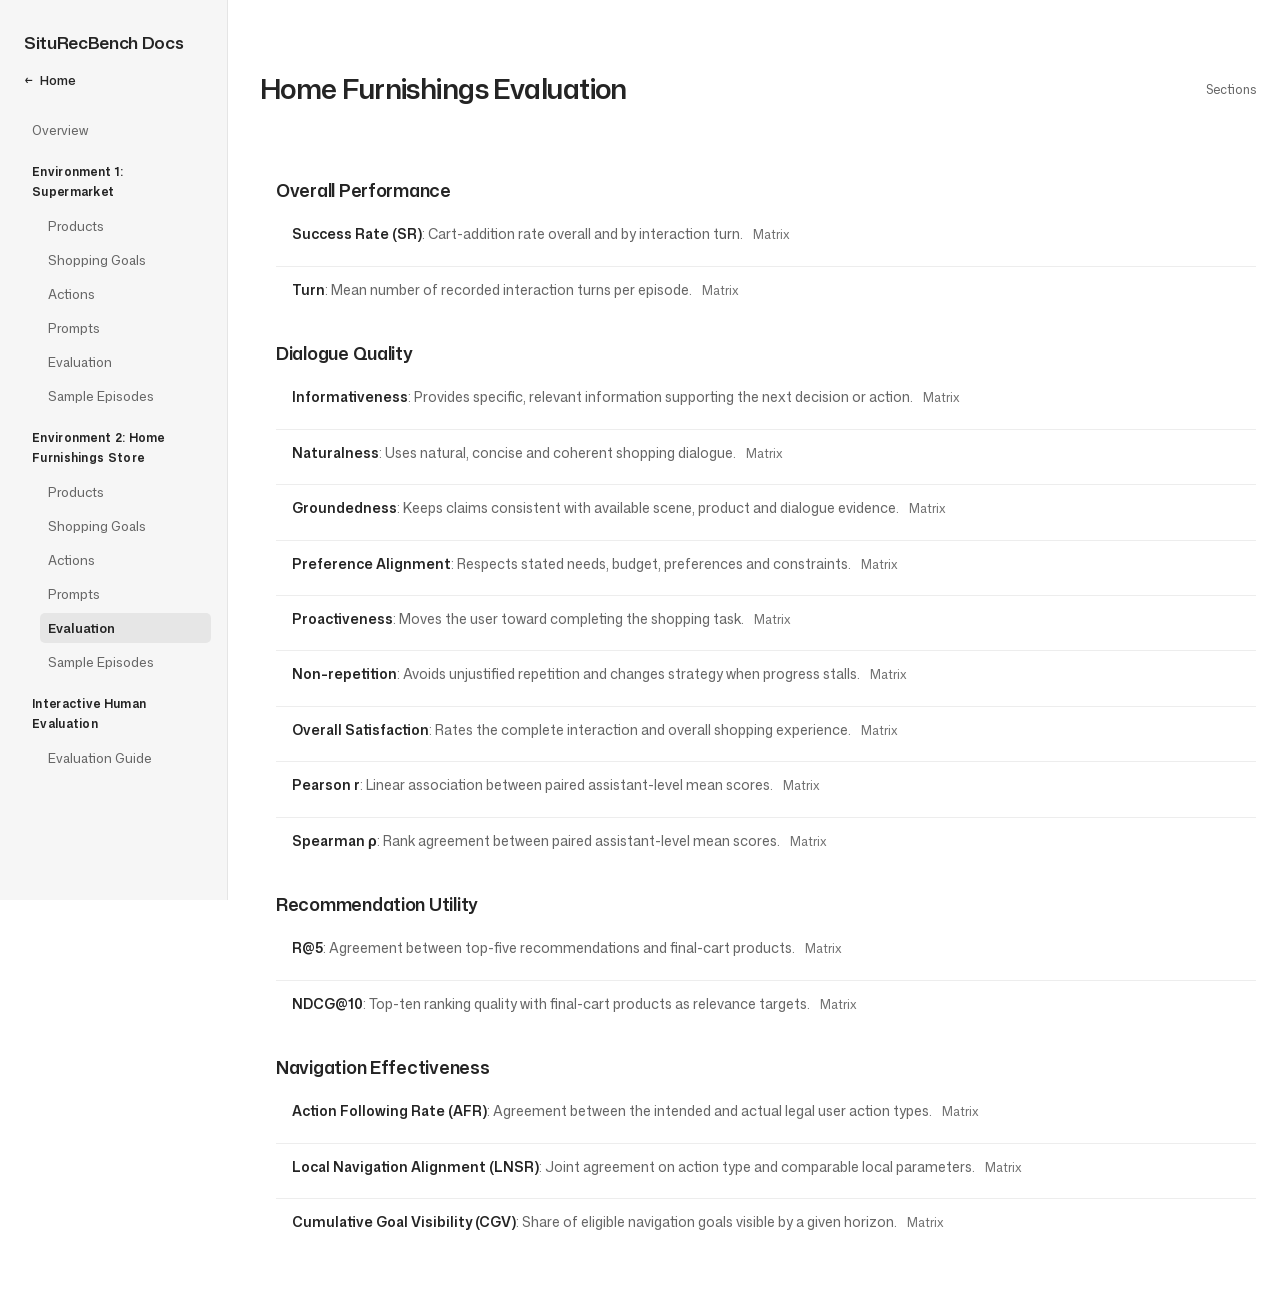
<file: SituRecBench/details_pages/furniture_evaluation.html>
<!doctype html>
<html lang="en">
<head>
<meta charset="utf-8">
<meta name="viewport" content="width=device-width, initial-scale=1">
<title>Home Furnishings / Evaluation</title>
<link rel="preload" href="../assets/fonts/mona-sans/MonaSansVF.woff2" as="font" type="font/woff2" crossorigin="anonymous">
<link rel="stylesheet" href="../assets/fonts/mona-sans/fonts.css">

<style data-details-shared>
:root {
  --anchor-offset:24px;
  --content-width:840px;
  --data-width:1040px;
  --bg:#ffffff;
  --panel:#ffffff;
  --paper:#f6f6f6;
  --ink:#242424;
  --muted:#666666;
  --line:#363636;
  --soft-line:#dedede;
  --accent:#555555;
  --hover:#f2f2f2;
  --frame-line:rgba(36,36,36,.10);
  --strong-line:rgba(36,36,36,.20);
  --frame:1px solid var(--frame-line);
  --divider:1px solid rgba(36,36,36,.08);
  --radius:10px;
  --radius-sm:6px;
  --shadow:0 8px 24px rgba(0,0,0,.05);
  --shadow-soft:none;
  --fs-body:15px;
  --fs-sm:14px;
  --docs-nav-size:13px;
  --docs-nav-line:20px;
  --docs-brand-size:17px;
  --docs-nav-row-padding:5px;
  --docs-nav-item-gap:4px;
  --docs-nav-group-gap:12px;
  --docs-top-space:29.3px;
  --docs-brand-line:26px;
  --docs-brand-gap:16px;
  --docs-home-line:19.6px;
  --docs-home-gap:24px;
  --docs-main-top:calc(var(--docs-top-space) + var(--docs-brand-line) + var(--docs-brand-gap));
}
* { box-sizing:border-box; scrollbar-width:none; }
*::-webkit-scrollbar { display:none; }
button, input, select, textarea, pre, code, kbd, samp { font-family:var(--font-family); }
html { scroll-behavior:auto; background:var(--bg); }
body { position:relative; isolation:isolate; margin:0; color:var(--ink); background:var(--bg); font-family:var(--font-family); font-size:var(--fs-body); line-height:1.65; text-rendering:optimizeLegibility; -webkit-font-smoothing:antialiased; }
body.details-document { display:grid; grid-template-columns:204px minmax(0, 1fr) 144px; column-gap:32px; align-items:start; align-content:start; min-height:100dvh; padding:0 24px; }
body.product-document, body.shopping-goals-document { --content-width:var(--data-width); }
button, input, select { font:inherit; }
a:focus-visible, button:focus-visible, input:focus-visible, select:focus-visible, summary:focus-visible { outline:2px solid var(--accent); outline-offset:4px; }
[hidden] { display:none !important; }
main :is(h1,h2,h3)[id], main section[id] { scroll-margin-top:var(--anchor-offset, 108px); }
a { color:inherit; text-decoration:none; }
.skip-link { position:fixed; top:12px; left:24px; z-index:100; padding:10px 14px; border-radius:var(--radius-sm); background:var(--ink); color:var(--panel); transform:translateY(-200%); }
.skip-link:focus { transform:none; }
.docs-sidebar { display:block; grid-column:1; grid-row:1 / span 2; position:sticky; top:0; z-index:30; width:calc(100% + 24px); min-width:0; height:100dvh; min-height:0; margin-left:-24px; padding:var(--docs-top-space) 16px var(--docs-top-space) 24px; overflow-x:hidden; overflow-y:auto; overscroll-behavior:contain; border-right:var(--divider); background:var(--paper); font-family:var(--font-family); font-size:var(--docs-nav-size); line-height:var(--docs-nav-line); }
.docs-sidebar-header { align-self:start; min-width:0; }
.docs-brand { display:inline-block; margin-bottom:var(--docs-brand-gap); color:var(--ink); font-size:var(--docs-brand-size); font-weight:600; line-height:var(--docs-brand-line); letter-spacing:-.02em; white-space:nowrap; }
.docs-brand span { color:inherit; font-weight:inherit; }
.docs-navigation { margin:0; padding:0; border:0; background:transparent; }
.docs-tree { display:grid; gap:var(--docs-nav-group-gap); font-size:var(--docs-nav-size); line-height:var(--docs-nav-line); }
.docs-tree ul { margin:0; padding:0; list-style:none; }
.docs-overview .docs-page-link { font-weight:400; }
.docs-group { margin:0; }
.docs-scene { margin:0; }
.docs-scene + .docs-scene { margin-top:var(--docs-nav-group-gap); }
.docs-scene > .docs-scene-label { display:flex; align-items:center; justify-content:flex-start; gap:0; margin:0; padding:var(--docs-nav-row-padding) 8px; color:var(--ink); font-size:12px; font-weight:650; line-height:inherit; letter-spacing:.025em; }
.docs-scene ul { padding:var(--docs-nav-item-gap) 0 0 16px; }
.docs-tree li + li { margin-top:0; }
.docs-scene li + li { margin-top:var(--docs-nav-item-gap); }
.docs-page-link { display:block; padding:var(--docs-nav-row-padding) 8px; border-radius:5px; color:var(--muted); font-size:inherit; font-weight:400; line-height:inherit; overflow-wrap:anywhere; transition:color 80ms ease, background 80ms ease; }
.docs-page-link:hover { color:var(--ink); background:var(--hover); text-decoration:none; }
.docs-page-link[aria-current="page"] { color:var(--ink); background:#e6e6e6; font-weight:600; }
.docs-home { display:flex; align-items:center; gap:7px; width:fit-content; margin:0 0 var(--docs-home-gap); color:var(--ink); font-size:13px; font-weight:500; line-height:var(--docs-home-line); }
.docs-home:hover { color:var(--ink); }
.docs-sidebar a:focus-visible { outline-offset:-2px; }
@media (min-width:901px) and (max-height:760px) {
  .docs-sidebar { --docs-nav-row-padding:4px; --docs-nav-item-gap:5px; --docs-nav-group-gap:10px; --docs-home-gap:20px; }
}
@media (min-width:901px) and (max-height:680px) {
  .docs-sidebar { --docs-nav-row-padding:2px; --docs-nav-item-gap:2px; --docs-nav-group-gap:9px; --docs-home-gap:16px; }
}
.page-wrap { grid-column:2; grid-row:1; width:100%; min-width:0; max-width:var(--content-width); padding:0; margin:var(--docs-main-top) auto 64px; scroll-margin-top:24px; }
.overview-document .page-wrap { grid-column:2 / -1; grid-row:1; }
.page-wrap :where(div, section, article, header, details, pre) { min-width:0; }
.page-wrap :where(code, h1, h2, h3, summary, .api-group-note) { overflow-wrap:anywhere; }
.page-content, .hero, .stack, .profile-list, .api-compact, .api-card-body, .api-group, .run-command { grid-template-columns:minmax(0, 1fr); }
.product-page-shell { --content-width:var(--data-width); }
.page-content { min-width:0; display:grid; gap:28px; }
.section-nav { grid-column:3; grid-row:1; position:sticky; top:0; display:flex; align-items:center; height:100dvh; min-width:0; max-width:100%; }
.floating-rail { width:100%; min-width:0; max-width:100%; max-height:calc(100dvh - 96px); padding:0; overflow:auto; border:0; background:transparent; box-shadow:none; }
.floating-rail-links { display:grid; gap:8px; }
.floating-rail-heading { margin:0 0 12px; color:var(--muted); font-size:12px; font-weight:600; text-align:right; }
.floating-rail a { min-height:36px; display:flex; align-items:center; justify-content:flex-end; padding:4px 0; color:#767676; font-size:12px; font-weight:400; line-height:1.4; text-align:right; overflow-wrap:anywhere; opacity:1; transition:font-size 80ms ease, color 80ms ease; }
.floating-rail a:hover, .floating-rail a:focus-visible, .floating-rail a.active { color:var(--line); font-size:12.5px; }
.floating-rail a:focus-visible { outline-offset:-2px; }
.page-tools { display:none; align-items:center; justify-content:flex-end; }
.page-wrap > .page-tools { display:none; margin-bottom:16px; }
.page-tools .section-menu > summary { display:inline-flex; align-items:center; gap:0; width:fit-content; margin:0; padding:0; border:0; background:transparent; color:var(--muted); font-size:12px; font-weight:400; line-height:1.65; text-decoration:none; }
.page-tools .section-menu > summary:hover { color:var(--ink); text-decoration:underline; text-underline-offset:3px; }
.page-tools .section-menu { position:relative; display:none; flex:none; margin:0; padding:0; border:0; }
.section-menu > summary { list-style:none; }
.section-menu > summary::-webkit-details-marker { display:none; }
.section-menu-slot { position:absolute; z-index:45; top:calc(100% + 10px); right:0; width:min(320px, calc(100vw - 40px)); padding:10px 14px; border:var(--frame); border-radius:6px; background:var(--bg); box-shadow:0 6px 20px rgba(0,0,0,.06); }
.section-menu-slot .floating-rail { max-height:min(55dvh, 360px); overflow-y:auto; }
.section-menu-slot .floating-rail-links { display:grid; gap:2px; }
.section-menu-slot .floating-rail-heading { margin-bottom:6px; text-align:left; }
.section-menu-slot .floating-rail a { justify-content:flex-start; min-height:32px; padding:6px 0; text-align:left; white-space:normal; opacity:1; color:var(--muted); }
.section-menu-slot .floating-rail a.active { color:var(--ink); }
.hero { display:grid; gap:12px; padding:12px 0 24px; border-bottom:var(--divider); }
.overview-document .hero { gap:8px; padding:0; border-bottom:0; }
.overview-document .page-content { gap:28px; }
.overview-document .section-heading { margin-top:0; }
.overview-document .stack { gap:8px; }
.overview-directory { display:grid; gap:32px; }
body.details-document.overview-document main.page-wrap .overview-directory > section { display:grid; gap:16px; min-width:0; }
.overview-directory h2 { margin:0; }
.overview-links { display:flex; flex-wrap:wrap; gap:16px 12px; margin-left:var(--docs-content-indent); }
.overview-directory .overview-button { display:inline-flex; align-items:center; justify-content:center; justify-self:start; min-height:42px; min-width:136px; max-width:100%; padding:10px 16px; border:0; border-radius:6px; background:var(--paper); color:var(--ink); font-size:13px; font-weight:500; line-height:1.6; text-decoration:none; transition:background 80ms ease; }
.overview-directory .overview-button:hover { background:#ebebeb; }
.overview-directory .overview-button:focus-visible { outline:2px solid var(--accent); outline-offset:3px; }
.overview-human-link .overview-button { margin-left:var(--docs-content-indent); }
.hero p, .muted { margin:0; color:var(--muted); }
.hero > p { max-width:68ch; }
.hero > p:first-child { color:var(--accent); font-size:14px; font-weight:600; }
.section-heading { display:grid; gap:6px; margin-top:8px; }
.section-heading p { margin:0; color:var(--accent); font-size:14px; }
.section-heading h2 { margin:0; }
.hero h1 { margin:0; max-width:26ch; font-size:30px; font-weight:600; line-height:1.2; letter-spacing:-.02em; text-wrap:balance; }
.page-grid { display:grid; grid-template-columns:minmax(0, 1fr); gap:0; margin-top:0; }
.page-button { display:grid; grid-template-columns:136px minmax(0, 1fr); align-items:baseline; gap:20px; margin:0 -8px; padding:10px 8px; border:0; border-radius:4px; background:transparent; box-shadow:none; transition:background 80ms ease; }
.page-button:hover { background:var(--paper); }
.page-button strong { font-size:15px; font-weight:600; }
.page-button:hover strong { text-decoration:underline; text-underline-offset:3px; }
.page-button span { color:var(--muted); font-size:14px; line-height:1.6; }
.panel { min-width:0; padding:8px 0; border:0; border-radius:0; background:transparent; box-shadow:none; }
.stack { min-width:0; display:grid; gap:16px; }
.two-col { display:grid; grid-template-columns:repeat(2, minmax(0, 1fr)); gap:28px; align-items:start; }
h2 { margin:0 0 12px; font-size:24px; font-weight:600; line-height:1.3; letter-spacing:-.015em; }
h3 { margin:18px 0 10px; font-size:16px; font-weight:600; line-height:1.4; }
pre { margin:0; padding:18px; max-width:100%; max-height:520px; overflow:auto; border:0; border-radius:var(--radius-sm); background:var(--paper); white-space:pre-wrap; overflow-wrap:anywhere; font:14px/1.7 var(--font-family); }
details { border:0; border-radius:0; background:transparent; }
summary { padding:14px 0; cursor:pointer; font-weight:600; }
details[open] > pre { max-height:none; overflow:auto; }
.shopping-goals-page { display:grid; gap:0; min-width:0; }
.shopping-goals-header { display:grid; gap:12px; padding:8px 0 40px; }
.shopping-goals-header h1 { margin:0; color:var(--ink); font-size:30px; line-height:1.2; font-weight:600; letter-spacing:-.6px; }
.shopping-goals-header p { margin:0; color:var(--muted); font-size:15px; line-height:1.65; }
.shopping-goals-page .profile-list { display:grid; grid-template-columns:minmax(0, 1fr); gap:48px; }
.profile-group { display:grid; grid-template-columns:repeat(2, minmax(0, 1fr)); grid-template-rows:repeat(2, auto); gap:64px; min-height:calc(100dvh - 48px); padding:40px 0; align-content:space-around; align-items:start; }
.profile-group-single { min-height:0; grid-template-rows:auto; align-items:start; }
.profile-shopping-goals { display:grid; min-width:0; gap:16px; padding:20px; border:0; border-radius:var(--radius); background:var(--paper); box-shadow:none; }
.profile-json > summary, .shopping_goal-json > summary { display:grid; grid-template-columns:minmax(0, 1fr); align-items:start; gap:6px; padding:0; color:var(--ink); font-weight:400; list-style:none; }
.profile-json > summary::-webkit-details-marker, .shopping_goal-json > summary::-webkit-details-marker { display:none; }
.profile-json h3 { display:flex; align-items:baseline; gap:10px; margin:0; font-weight:400; }
.profile-number, .shopping_goal-number { flex-shrink:0; color:var(--muted); font-size:12px; font-weight:400; line-height:1.65; font-variant-numeric:tabular-nums; }
.profile-number { text-transform:uppercase; }
.profile-name { color:var(--ink); font-size:15px; font-weight:600; line-height:1.5; overflow-wrap:anywhere; }
.profile-json pre, .shopping_goal-json pre { margin-top:12px; padding:14px; border:0; background:var(--paper); font-size:14px; }
.shopping-goals-page summary:focus-visible { outline:2px solid var(--accent); outline-offset:3px; }
.json-label { color:var(--ink); font-size:14px; font-weight:600; }
.shopping_goal-row { display:grid; grid-template-columns:repeat(2, minmax(0, 1fr)); gap:16px; align-items:stretch; }
.shopping_goal-card { min-width:0; min-height:136px; padding:20px; background:var(--bg); border:1px solid #efefef; border-radius:var(--radius-sm); }
.shopping_goal-json > summary { gap:8px; }
.shopping_goal-number { grid-column:1; }
.shopping_goal-text { grid-column:1 / -1; color:var(--ink); font-size:14px; font-weight:600; line-height:1.75; overflow-wrap:anywhere; }
.actions-page { display:grid; gap:32px; }
.actions-header, .actions-section-heading { display:grid; gap:12px; }
.actions-section-heading { display:flex; flex-wrap:wrap; align-items:baseline; gap:4px 12px; }
.actions-header { padding:8px 0 0; }
.actions-header h1 { margin:0; font-size:30px; line-height:1.2; font-weight:600; letter-spacing:-.6px; }
.actions-header p, .actions-section-heading p { margin:0; color:var(--muted); font-size:15px; }
.actions-section { display:grid; gap:20px; }
.actions-section-heading h2 { margin:0; font-size:16px; font-weight:600; line-height:1.5; }
.actions-section-heading p { font-size:13px; line-height:1.5; }
.action-list { min-width:0; margin:0; padding:0; list-style:none; }
.action-entry { min-width:0; }
.action-entry + .action-entry { border-top:var(--divider); }
.action-description { min-width:0; margin:0; color:var(--muted); font-size:14px; font-weight:400; line-height:1.6; overflow-wrap:anywhere; }
.action-description code { font-family:inherit; font-size:inherit; }
.action-name { color:var(--ink); font-weight:600; white-space:nowrap; }
.action-entry > .action-description, .action-call > summary { display:block; width:100%; padding:12px var(--docs-content-indent) 16px; font-size:14px; line-height:1.6; list-style:none; }
.action-entry:first-child > .action-description, .action-entry:first-child .action-call > summary { padding-top:0; }
.action-call > summary::-webkit-details-marker { display:none; }
.action-call-body { display:grid; gap:12px; position:relative; min-width:0; padding:16px calc(2 * var(--docs-content-indent)) 12px; background:#fafafa; }
.action-call-body p { margin:0; color:var(--muted); font-size:14px; }
.action-call-body pre { padding:0; background:transparent; font:13px/1.65 var(--font-family); }
.metric-formula { display:flex; align-items:center; min-width:0; max-width:100%; overflow-x:auto; padding:8px 0; color:var(--ink); font-size:16px; }
.metric-formula math { flex:none; margin:0; }
.metric-fold .action-name { white-space:normal; }
.metric-body p { overflow-wrap:anywhere; }
@media (max-width:600px) { .metric-formula { font-size:14px; } }
.reference-page { display:grid; gap:40px; }
.reference-header { display:grid; gap:12px; padding:8px 0 0; }
.reference-header h1 { margin:0; font-size:30px; line-height:1.2; font-weight:600; letter-spacing:-.6px; }
.reference-header p { margin:0; color:var(--muted); font-size:15px; }
.reference-section { display:grid; gap:20px; }
.reference-section h2 { margin:0; font-size:22px; }
.reference-fold { border-bottom:var(--divider); }
.reference-fold > summary { display:grid; grid-template-columns:180px minmax(0, 1fr); gap:24px; padding:20px 0; list-style:none; }
.reference-fold > summary::-webkit-details-marker { display:none; }
.reference-name { color:var(--ink); font-size:15px; font-weight:600; line-height:1.7; }
.reference-description { color:var(--muted); font-size:14px; font-weight:400; line-height:1.7; }
.reference-fold-body { display:grid; gap:16px; padding:0 0 24px; }
.reference-fold-body pre { font-size:13px; }
.reference-table { width:100%; table-layout:fixed; border-collapse:collapse; text-align:left; }
.reference-name-column { width:204px; }
.reference-table th, .reference-table td { padding:18px 0; border-bottom:var(--divider); vertical-align:top; font-size:14px; line-height:1.7; overflow-wrap:anywhere; }
.reference-table th { padding-right:24px; font-size:15px; font-weight:600; }
.reference-table thead th { padding-top:0; padding-bottom:12px; color:var(--muted); font-size:12px; font-weight:500; }
.reference-section > p { margin:0; color:var(--muted); font-size:14px; }
.prompt-roles { --prompt-indent:16px; display:grid; gap:32px; }
.prompt-roles > .prompt-role { display:grid; gap:12px; min-width:0; padding:0; border:0; }
.prompt-roles > .reference-fold > .reference-fold-body { padding:0; background:transparent; }
.prompt-message-list { display:grid; gap:0; }
.prompt-message + .prompt-message { border-top:var(--divider); }
.prompt-message, .prompt-text { min-width:0; }
.prompt-message-body, .prompt-system-parts { display:grid; gap:12px; min-width:0; }
.prompt-message-body { position:relative; padding:10px calc(2 * var(--prompt-indent)); background:#fafafa; }
.prompt-message-body > span[id], .prompt-long-body > span[id] { position:absolute; top:0; left:0; }
.prompt-message pre { margin:0; }
.prompt-message > summary span, .prompt-long-content > summary span { color:var(--muted); font-weight:400; }
.prompt-message > summary, .prompt-long-content > summary { padding:6px 0; color:var(--ink); font-size:13px; cursor:pointer; list-style:none; }
.prompt-message > summary { padding:10px var(--prompt-indent); }
.prompt-role-heading { margin:0; padding:0; color:var(--ink); font-size:16px; font-weight:600; line-height:1.5; }
.prompt-long-body { position:relative; min-width:0; padding:8px var(--prompt-indent); background:#f4f4f4; }
.prompt-message pre { background:transparent; border:0; border-radius:0; }
.prompt-long-body > pre { padding:0; }
.prompt-text[data-content-format="json"], .prompt-text[data-content-format="text"] { min-width:0; }
.prompt-text[data-content-format="json"] > pre, .prompt-text[data-content-format="text"] > pre { padding:0; background:transparent; border:0; border-radius:0; }
.prompt-text[data-content-format="json"] > .prompt-fragment > pre, .prompt-text[data-content-format="text"] > .prompt-fragment > pre { padding:0; background:transparent; border:0; border-radius:0; }
.prompt-text > details[data-template-token] > summary { color:var(--ink); font-weight:400; text-decoration:none; }
.prompt-text > details[data-template-token] > summary > code { padding:2px 5px; border-radius:3px; background:#ededed; font:12px/1.7 ui-monospace, SFMono-Regular, Consolas, "Liberation Mono", monospace; overflow-wrap:anywhere; box-decoration-break:clone; -webkit-box-decoration-break:clone; }
.prompt-image-sample { display:block; width:auto; max-width:100%; height:auto; margin:0 0 12px; }
.prompt-markdown { min-width:0; font-size:14px; line-height:1.7; overflow-wrap:anywhere; }
.prompt-markdown p { margin:0 0 12px; }
body.details-document main.page-wrap .prompt-markdown :is(h1,h2,h3,h4,h5,h6) { margin:18px 0 8px; font-size:16px; font-weight:600; line-height:1.5; letter-spacing:normal; }
.prompt-markdown :is(ul,ol) { margin:0 0 12px; padding-left:22px; }
.prompt-markdown li { margin:4px 0; }
.prompt-markdown li > p { margin:0; }
body.details-document main.page-wrap .prompt-markdown > :first-child { margin-top:0; }
body.details-document main.page-wrap .prompt-markdown > :last-child { margin-bottom:0; }
.prompt-markdown code { font-family:var(--font-family); font-size:inherit; overflow-wrap:anywhere; }
@media (max-width:700px) {
  .prompt-roles { --prompt-indent:12px; }
  .reference-header h1 { font-size:28px; }
  .reference-fold > summary { grid-template-columns:minmax(0, 1fr); gap:6px; padding:16px 0; }
  .reference-name-column { width:34%; }
  .reference-table th { padding-right:16px; font-size:14px; }
}
@media (max-width:700px) {
  .actions-header h1 { font-size:28px; }
}
@media (min-width:901px) and (max-height:760px) {
  .profile-group { padding:24px 0; row-gap:24px; }
  .shopping_goal-card { min-height:116px; padding:16px 20px; }
}
@media (max-width:700px) {
  .shopping-goals-header h1 { font-size:28px; }
  .profile-group { grid-template-columns:minmax(0, 1fr); }
  .profile-shopping-goals { padding:16px; }
  .shopping_goal-card { min-height:124px; padding:16px; }
}
@media (max-width:900px) {
  .profile-group { min-height:0; grid-template-rows:none; gap:48px 32px; padding:16px 0; align-items:start; }
}
.api-lead { display:grid; gap:10px; }
.class-signature, .method-signature, .attribute-signature { margin:0; padding:14px 16px; border:0; border-radius:var(--radius-sm); background:var(--paper); color:var(--ink); font:14px/1.65 var(--font-family); overflow:auto; }
.api-list { display:grid; gap:9px; margin:0; padding:0; list-style:none; }
.api-list li { display:grid; gap:4px; padding:10px 0; border-bottom:var(--divider); }
.api-list li:last-child { border-bottom:0; }
.api-list code, .api-card code { font-family:var(--font-family); font-size:.95em; }
.api-card { display:block; border:0; border-bottom:var(--divider); border-radius:0; background:transparent; box-shadow:none; overflow:visible; }
.api-card > summary { display:grid; gap:8px 16px; padding:20px 0; list-style:none; cursor:pointer; background:transparent; }
.api-card > summary::-webkit-details-marker { display:none; }
.api-card[open] > summary { border-bottom:0; background:transparent; }
.api-summary-head { min-width:0; grid-column:1; color:var(--ink); font-size:16px; font-weight:600; overflow-wrap:anywhere; }
.api-summary-desc { min-width:0; grid-column:1; color:var(--muted); font-size:15px; font-weight:400; line-height:1.6; overflow-wrap:anywhere; }
.api-card:not([open]) .api-summary-desc { display:-webkit-box; -webkit-box-orient:vertical; -webkit-line-clamp:2; line-clamp:2; overflow:hidden; }
.api-card[open] > summary .api-summary-desc { display:none; }
.api-card-body { display:grid; gap:14px; padding:0 0 24px; }
.api-card p { margin:0; }
.api-subhead { margin:4px 0 -4px; color:var(--muted); font-size:13px; font-weight:600; }
.api-card ul { margin:0; padding-left:18px; }
.api-card li { margin:4px 0; }
.api-grid { display:grid; grid-template-columns:repeat(2, minmax(0, 1fr)); gap:16px 32px; align-items:start; }
.api-compact { display:grid; gap:10px; }
.api-group { display:grid; gap:16px; padding-top:16px; border-top:var(--divider); }
.api-group h3 { margin:0; font-size:16px; }
.api-group-note { margin:0; color:var(--muted); font-weight:400; line-height:1.65; }
.human-page { display:grid; gap:28px; font-size:13px; }
.human-page .hero { justify-items:start; text-align:left; }
.human-page .hero h1 { max-width:none; font-size:32px; }
.human-page .human-developer-credit { color:var(--muted); font-size:16px; line-height:1.6; }
.human-developer-credit a { color:#209cee; font-weight:600; white-space:nowrap; }
.human-developer-credit a:hover { color:#1676b7; text-decoration:underline; }
.human-page h2 { margin-bottom:0; font-size:18px; }
.human-page h3 { margin:0; font-size:15px; }
.human-page .stack { gap:12px; }
.human-interface-figure { margin:0; }
.human-interface-placeholder { display:flex; flex-direction:column; align-items:center; justify-content:center; gap:6px; aspect-ratio:16 / 9; padding:20px; border:var(--frame); background:var(--paper); color:var(--muted); text-align:center; }
.human-interface-placeholder span { color:var(--muted); font-size:12px; }
.human-feature-grid { display:grid; grid-template-columns:repeat(3, minmax(0, 1fr)); gap:24px; }
.human-feature { display:grid; align-content:start; gap:8px; padding-top:12px; border-top:var(--divider); }
@media (max-width:600px) {
  .human-feature-grid { grid-template-columns:minmax(0, 1fr); gap:16px; }
}
.api-snapshot > summary { font-size:16px; }
.eval-flow { display:grid; grid-template-columns:repeat(3, minmax(0, 1fr)); gap:28px; }
.eval-flow-item { display:grid; align-content:start; gap:10px; padding:16px 0; border:0; border-top:var(--divider); border-radius:0; background:transparent; box-shadow:none; }
.eval-flow-item b { color:var(--ink); font-size:16px; }
.eval-flow-item span { color:var(--muted); font-weight:400; line-height:1.6; }
.run-plan-stats { display:grid; grid-template-columns:repeat(4, minmax(0, 1fr)); gap:24px; }
.run-plan-stat { display:grid; align-content:start; gap:8px; padding:12px 0; border:0; border-radius:0; background:transparent; box-shadow:none; }
.run-plan-stat b { font-size:24px; font-weight:600; line-height:1.15; }
.run-plan-stat span { color:var(--muted); font-size:14px; font-weight:400; line-height:1.5; }
.run-plan-layout { display:grid; grid-template-columns:minmax(0, 1fr); gap:24px; }
.run-plan-table-wrap { width:100%; min-width:0; max-width:100%; overflow:auto; border:0; border-radius:0; background:var(--panel); box-shadow:none; }
.run-plan-table { min-width:960px; width:100%; border-collapse:collapse; }
.run-plan-table th, .run-plan-table td { padding:14px 12px; border-bottom:var(--divider); vertical-align:top; text-align:left; font-size:14px; line-height:1.6; overflow-wrap:anywhere; }
.run-plan-table th { color:var(--muted); font-size:13px; background:var(--paper); white-space:nowrap; }
.run-plan-table tr:last-child td { border-bottom:0; }
.run-plan-table code, .run-command code { font-family:var(--font-family); font-size:.92em; }
.run-command { display:grid; gap:12px; padding:18px 0; border:0; border-top:var(--divider); border-radius:0; background:transparent; box-shadow:none; }
.run-command strong { font-size:16px; }
.run-command p { margin:0; color:var(--muted); font-weight:400; line-height:1.6; }
.metric-map { width:100%; table-layout:fixed; border-collapse:collapse; border:0; border-radius:0; background:var(--panel); box-shadow:none; }
.metric-map th, .metric-map td { padding:14px 12px; border-bottom:var(--divider); vertical-align:top; text-align:left; font-size:14px; line-height:1.6; overflow-wrap:anywhere; }
.metric-map th { color:var(--muted); font-size:13px; background:var(--paper); }
.metric-map tr:last-child td { border-bottom:0; }
.metric-map code { font-family:var(--font-family); font-size:.92em; }
.metric-list { display:grid; gap:4px; margin:0; padding:0; list-style:none; }
.metric-list li { overflow-wrap:anywhere; }
@media (max-width: 1399px) {
  body.details-document { grid-template-columns:204px minmax(0, 1fr); column-gap:32px; }
  .page-wrap { grid-row:1; }
  .section-nav { display:none; }
  .page-tools, .page-wrap > .page-tools { display:flex; }
  .page-tools .section-menu { display:block; }
}
@media (max-width: 1100px) {
  .two-col, .api-grid, .eval-flow, .run-plan-stats { grid-template-columns:1fr; }
}
@media (max-width: 900px) {
  body.details-document { grid-template-columns:minmax(0, 1fr); column-gap:0; padding:0 20px; }
  .docs-sidebar { display:block; grid-column:1; grid-row:1; position:static; width:100%; height:auto; min-height:0; max-height:none; margin:var(--docs-top-space) 0 0; padding:0 0 16px; overflow:visible; overscroll-behavior:auto; border-right:0; border-bottom:var(--divider); background:var(--bg); }
  .docs-brand { margin-bottom:0; font-size:var(--docs-brand-size); }
  .docs-navigation { margin-top:16px; padding:0; }
  .docs-tree { grid-template-columns:minmax(0, 1fr); padding-top:16px; }
  .docs-home { margin:12px 0 0; }
  .page-wrap { grid-column:1; grid-row:2; margin-top:40px; }
  .overview-document .page-wrap { grid-column:1; grid-row:2; }
  .hero h1 { font-size:28px; }
  .shopping_goal-row { grid-template-columns:1fr; }
  .panel { padding:6px 0; }
}
@media (max-width: 640px) {
  .page-button { grid-template-columns:112px minmax(0, 1fr); gap:16px; }
}
@media (max-width: 560px) {
  h2 { font-size:22px; }
}
@media (max-width: 480px) {
  .docs-tree { grid-template-columns:1fr; }
  .page-button { grid-template-columns:minmax(0, 1fr); gap:4px; }
}
@media (prefers-reduced-motion: reduce) {
  .floating-rail a, .docs-page-link, .page-button { transition:none; }
}
details > summary { list-style:none; }
details > summary::marker { content:""; }
details > summary::-webkit-details-marker { display:none; }

/* Shared Details typography and spacing. Keep this after page-specific styles. */
body.details-document {
  --fs-body:14px;
  --docs-title-size:28px;
  --docs-section-size:18px;
  --docs-section-gap:28px;
  --docs-title-gap:72px;
  --docs-content-indent:16px;
  --docs-table-row-height:97px;
}
body.details-document main.page-wrap { position:relative; width:100%; max-width:none; margin-left:0; margin-right:0; }
body.details-document.overview-document main.page-wrap { grid-column:2; }
body.details-document main.page-wrap h2 { margin:0; }
body.details-document main.page-wrap .profile-list { gap:24px; }
body.details-document main.page-wrap .profile-group { min-height:0; padding:0; gap:24px 20px; grid-template-rows:none; align-content:start; }
body.details-document main.page-wrap .catalog-tools { margin:0; padding:0; gap:0; }
body.details-document main.page-wrap .prompt-roles { gap:28px; }
body.details-document main.page-wrap .prompt-roles > .prompt-role { gap:16px; }
body.details-document main.page-wrap .reference-fold > summary { padding:12px 0; }
body.details-document main.page-wrap :is(.prompt-message > summary, .prompt-long-content > summary, .location-index-panel > summary) { font-size:14px; line-height:1.6; }
body.details-document main.page-wrap .prompt-message > summary { padding-top:12px; padding-bottom:12px; }
@media (max-width:900px) {
  body.details-document.overview-document main.page-wrap { grid-column:1; }
}

body.details-document main.page-wrap :is(.page-content, .reference-page, .actions-page, .human-page, .shopping-goals-page) { row-gap:var(--docs-section-gap); }
body.details-document main.page-wrap.page-content { row-gap:var(--docs-section-gap); }
body.details-document main.page-wrap .docs-page-heading {
  display:grid; gap:12px; padding:0; border:0;
  margin:0 0 calc(var(--docs-title-gap) - var(--docs-section-gap));
}
body.details-document.overview-document main.page-wrap .docs-page-heading {
  margin-bottom:calc(var(--docs-title-gap) - var(--docs-section-gap) + 8px);
}
body.details-document main.page-wrap .docs-page-heading ~ :not(script) {
  margin-left:var(--docs-content-indent);
  width:calc(100% - var(--docs-content-indent));
}
/* Shared hierarchy: indent children once per semantic level, not per layout wrapper. */
body.details-document main.page-wrap :is(.reference-section, .stack, .api-group, .overview-human, .human-feature, .catalog-section, .catalog-subgroup, #reference-snapshots) > :is(h2,h3,h4,h5,h6) ~ :not(h2,h3,h4,h5,h6,script,span[id]),
body.details-document main.page-wrap .reference-fold-body > h3 ~ :is(details, pre, .api-compact),
body.details-document main.page-wrap .page-content details:not(.prompt-message):not(.prompt-long-content):not(.action-call) > :not(summary,script,style),
body.details-document main.page-wrap .api-summary-desc,
body.details-document main.page-wrap .api-lead > .class-signature + p,
body.details-document main.page-wrap .api-card-body > .method-signature + p,
body.details-document main.page-wrap .api-card-body > .api-subhead + ul,
body.details-document main.page-wrap .run-command > strong ~ p,
body.details-document main.page-wrap .catalog-map-key > .catalog-map-title ~ p {
  min-width:0;
  margin-left:var(--docs-content-indent);
  width:calc(100% - var(--docs-content-indent));
}
/* Prompt message and inline sample containers already express these same levels. */
.prompt-roles { --prompt-indent:var(--docs-content-indent); }
body.details-document main.page-wrap :is(.api-card-body, .api-lead) { overflow-wrap:anywhere; }
/* Preserve the map links' existing 8px click padding around the indented text. */
body.details-document main.page-wrap .catalog-map-key > .catalog-map-title ~ a {
  margin-left:calc(var(--docs-content-indent) - 8px);
  width:calc(100% - var(--docs-content-indent) + 16px);
}
@media (max-width:700px) {
  body.details-document main.page-wrap .reference-fold > summary > .reference-description {
    margin-left:var(--docs-content-indent);
    width:calc(100% - var(--docs-content-indent));
  }
}
/* End shared hierarchy. */
body.details-document main.page-wrap h1 {
  margin:0; padding:0; max-width:none; color:var(--ink);
  font-size:var(--docs-title-size); font-weight:600; line-height:1.25;
  letter-spacing:-.02em; text-align:left; text-wrap:wrap;
}
body.details-document main.page-wrap h2 {
  font-size:var(--docs-section-size); font-weight:600; line-height:1.4; letter-spacing:-.015em;
}
body.details-document main.page-wrap h3 { font-size:15px; line-height:1.5; }
body.details-document main.page-wrap :is(.human-page, .human-developer-credit, .api-group-note, .shopping_goal-text, .reference-description, .catalog-location) { font-size:14px; line-height:1.65; }
body.details-document main.page-wrap .reference-name { font-size:15px; line-height:1.5; }
body.details-document main.page-wrap :is(.reference-section, .actions-section, .stack) { gap:16px; }
body.details-document main.page-wrap .catalog-section { margin-top:0; }
body.details-document main.page-wrap .catalog-section > h2 { margin-bottom:16px; padding-bottom:0; border-bottom:0; }
body.details-document main.page-wrap .profile-group:first-child { padding-top:0; }
body.details-document main.page-wrap .catalog-map { display:grid; grid-template-columns:minmax(320px,max-content) minmax(0,1fr); align-items:start; gap:48px; padding:0; }
body.details-document main.page-wrap .catalog-map-key a { text-decoration:none; text-underline-offset:3px; border-radius:0; background:transparent; }
body.details-document main.page-wrap .catalog-map-key a:is(:hover,:focus-visible) { text-decoration:underline; background:transparent; }
body.details-document main.page-wrap .catalog-map-key a code { color:inherit; }
body.details-document main.page-wrap .catalog-map-image { width:auto; max-width:100%; justify-self:start; object-position:left top; }
body.details-document main.page-wrap .catalog-map-image-supermarket { height:220px; }
body.details-document main.page-wrap .catalog-card .catalog-name { font-size:15px; line-height:1.5; }
body.details-document main.page-wrap :is(.catalog-badge, .catalog-price, .catalog-map-title, .catalog-map-note, .profile-number, .shopping_goal-number) { font-size:13px; }
body.details-document main.page-wrap table { font-size:14px; line-height:1.6; }
body.details-document main.page-wrap table tbody tr { height:var(--docs-table-row-height); }
body.details-document main.page-wrap table :is(th, td) { padding:12px 16px; font-size:14px; line-height:1.6; vertical-align:top; }
body.details-document main.page-wrap table tr > :first-child { padding-left:0; }
body.details-document main.page-wrap table tr > :last-child { padding-right:0; }
body.details-document main.page-wrap table thead th { padding-top:0; padding-bottom:12px; font-size:13px; font-weight:500; color:var(--muted); }
body.details-document main.page-wrap table h3 { font-size:14px; line-height:1.6; }
body.details-document main.page-wrap :is(.reference-fold-body pre, .action-call-body pre, .catalog-data pre, .profile-json pre, .shopping_goal-json pre) { font-size:13px; line-height:1.65; }
body.details-document main.page-wrap > .page-tools,
body.details-document main.page-wrap .docs-page-heading > .page-tools { position:absolute; top:6px; right:0; margin:0; z-index:10; }
@media (max-width:1399px) {
  body.details-document:not(.overview-document) main.page-wrap h1 { padding-right:76px; }
}
@media (max-width:900px) {
  body.details-document { --docs-top-space:24.7px; --docs-title-size:26px; --docs-title-gap:64px; --docs-section-gap:24px; --docs-table-row-height:141px; }
}
@media (max-width:700px) {
  body.details-document main.page-wrap .catalog-map { grid-template-columns:minmax(0,1fr); gap:16px; }
}
@media (max-width:600px) {
  body.details-document main.page-wrap .catalog-map-image-supermarket { height:190px; }
  body.details-document main.page-wrap table :is(th, td) { padding-left:10px; padding-right:10px; }
  body.details-document main.page-wrap table tr > :first-child { padding-left:0; }
  body.details-document main.page-wrap table tr > :last-child { padding-right:0; }
}
/* Shared vertical rhythm: section 24, child 12, supporting text 8. */
body.details-document {
  --docs-section-gap:24px;
  --docs-child-gap:12px;
  --docs-detail-gap:8px;
  --docs-row-space:12px;
}
body.details-document main.page-wrap .page-content :is(h2,h3,h4,h5,h6):not(.prompt-markdown *) { margin-top:0; margin-bottom:0; }
body.details-document main.page-wrap .page-content :is(.reference-section, .actions-section, .stack, .api-group, .api-lead, .api-card-body, .reference-fold-body, .action-call-body, .profile-shopping-goals, .prompt-role, .prompt-message-body, .prompt-system-parts, .run-command, .human-feature, .overview-human) { row-gap:var(--docs-child-gap); }
body.details-document main.page-wrap .page-content :is(.stack, .reference-fold-body, .human-feature) > p { margin-top:0; margin-bottom:0; }
body.details-document main.page-wrap .page-content :is(.api-compact, .run-plan-layout, .api-list) { row-gap:0; }
body.details-document main.page-wrap .page-content .api-list > li { padding-top:var(--docs-row-space); padding-bottom:var(--docs-row-space); row-gap:var(--docs-detail-gap); }
body.details-document main.page-wrap .page-content .api-group { padding-top:var(--docs-row-space); }
body.details-document main.page-wrap .page-content :is(.two-col, .api-grid, .eval-flow, .human-feature-grid) { row-gap:var(--docs-section-gap); }
body.details-document main.page-wrap .page-content :is(.reference-fold-body, .api-card-body) { padding-top:0; padding-bottom:var(--docs-row-space); }
body.details-document main.page-wrap .prompt-roles > .prompt-role > .reference-fold-body { padding:0; }
body.details-document main.page-wrap .page-content :is(.reference-fold, .api-card, .api-snapshot, .prompt-message) > summary { padding-top:var(--docs-row-space); padding-bottom:var(--docs-row-space); }
body.details-document main.page-wrap .page-content .reference-section > div > .reference-fold:first-child > summary,
body.details-document main.page-wrap .page-content .api-compact > .api-card:first-child > summary,
body.details-document main.page-wrap .page-content .reference-fold-body > h3 + .api-card > summary,
body.details-document main.page-wrap .page-content .prompt-message-list > .prompt-message:first-child > summary { padding-top:0; }
body.details-document main.page-wrap .page-content :is(.api-card, .reference-fold) > summary { row-gap:var(--docs-detail-gap); }
body.details-document main.page-wrap .page-content .api-subhead { margin-top:0; margin-bottom:0; }
body.details-document main.page-wrap .page-content .actions-section { row-gap:20px; }
body.details-document main.page-wrap .page-content :is(.prompt-message-body, .run-command) { padding-top:var(--docs-row-space); padding-bottom:var(--docs-row-space); }
body.details-document main.page-wrap .page-content :is(.profile-shopping-goals, .shopping_goal-card) { padding:24px; }
@media (max-width:700px) {
  body.details-document main.page-wrap .page-content :is(.profile-shopping-goals, .shopping_goal-card) { padding:20px; }
}
body.details-document main.page-wrap .page-content .prompt-long-body { padding-top:var(--docs-row-space); padding-bottom:var(--docs-row-space); }
body.details-document main.page-wrap .page-content .prompt-long-content > summary { padding-top:var(--docs-detail-gap); padding-bottom:var(--docs-detail-gap); }
body.details-document main.page-wrap .page-content .prompt-roles { row-gap:var(--docs-section-gap); }
body.details-document main.page-wrap .page-content .shopping_goal-row {
  grid-template-columns:repeat(2,minmax(0,1fr));
  gap:var(--docs-section-gap);
}
body.details-document main.page-wrap .page-content .profile-shopping-goals { width:100%; max-width:1172px; }
body.details-document main.page-wrap .page-content .shopping_goal-json > summary { row-gap:var(--docs-detail-gap); }
body.details-document main.page-wrap .page-content :is(.profile-json, .shopping_goal-json) > pre { margin-top:var(--docs-child-gap); }
body.details-document main.page-wrap .page-content .catalog-section > h2 { margin-bottom:var(--docs-child-gap); }
body.details-document main.page-wrap .page-content .catalog-subgroup { margin-bottom:0; }
body.details-document main.page-wrap .page-content .catalog-info { padding-top:var(--docs-child-gap); row-gap:var(--docs-detail-gap); }
body.details-document main.page-wrap .page-content .catalog-map-note { margin-top:0; padding:6px 0; color:var(--ink); font-size:14px; line-height:1.5; }
body.details-document main.page-wrap .page-content .run-plan-stat { padding-top:0; padding-bottom:0; row-gap:var(--docs-detail-gap); }
body.details-document main.page-wrap .page-content .prompt-markdown :is(h1,h2,h3,h4,h5,h6) { margin-top:16px; margin-bottom:12px; }
body.details-document main.page-wrap .page-content .prompt-markdown > :first-child { margin-top:0; }
body.details-document main.page-wrap .page-content .prompt-markdown > :last-child { margin-bottom:0; }
body.details-document main.page-wrap .page-content .prompt-markdown > :is(h1,h2,h3,h4,h5,h6):last-child { margin-bottom:12px; }
body.details-document main.page-wrap .page-content .prompt-roles > .prompt-role { row-gap:20px; }
body.details-document main.page-wrap .page-content .prompt-message > summary { padding-bottom:16px; }
body.details-document main.page-wrap .page-content :is(.prompt-message-body, .prompt-long-body) { padding-top:16px; }
body.details-document main.page-wrap .page-content .prompt-long-content > summary { padding-bottom:12px; }
body.details-document main.page-wrap .shopping_goal-meta {
  display:flex; flex-direction:column; align-items:flex-start; gap:5px; min-width:0;
  grid-column:1 / -1; margin-left:0; width:100%;
  color:var(--muted); font-size:13px; font-weight:400; line-height:1.4;
}
body.details-document main.page-wrap .profile-group {
  grid-template-columns:minmax(0,1fr); grid-template-rows:auto; min-height:0; align-content:start;
}
@media (max-width:700px) {
  body.details-document main.page-wrap .page-content .shopping_goal-row { grid-template-columns:minmax(0,1fr); }
}
body.details-document main.page-wrap .disclosure-preview { position:relative; min-width:0; }
body.details-document main.page-wrap .profile-heading,
body.details-document main.page-wrap .shopping_goal-heading { margin:0; padding-right:88px; }
body.details-document main.page-wrap .profile-heading { display:flex; align-items:baseline; gap:10px; font-weight:400; }
body.details-document main.page-wrap .shopping_goal-heading { display:flex; align-items:baseline; gap:8px; }
body.details-document main.page-wrap .shopping_goal-heading { min-height:var(--goal-heading-height,0px); }
body.details-document main.page-wrap .profile-heading { min-height:var(--goal-profile-height,0px); }
body.details-document main.page-wrap .shopping_goal-field { display:block; width:100%; min-width:0; }
body.details-document main.page-wrap .shopping_goal-heading > .shopping_goal-text { min-width:0; }
body.details-document main.page-wrap .disclosure-preview > .shopping_goal-meta { margin-top:var(--docs-detail-gap); }
body.details-document main.page-wrap .disclosure-toggle {
  position:absolute; top:0; right:0; display:block;
  width:fit-content; padding:0; color:#707070; font-size:12px; font-weight:400; line-height:23px;
  text-decoration:none; text-underline-offset:3px;
}
body.details-document main.page-wrap .disclosure-toggle:is(:hover,:focus-visible) { color:var(--ink); text-decoration:underline; }
body.details-document main.page-wrap .disclosure-hint {
  display:inline-block; margin-left:10px; color:#707070;
  appearance:none; border:0; padding:0; background:transparent; cursor:pointer;
  font-family:inherit; font-size:12px; font-weight:400; line-height:1.6;
  text-decoration:none; text-underline-offset:3px; white-space:nowrap;
}
body.details-document main.page-wrap .disclosure-hint:is(:hover,:focus-visible) { color:var(--ink); text-decoration:underline; }
body.details-document main.page-wrap .page-content summary:not(.disclosure-toggle) { cursor:default; text-decoration:none; }
body.details-document main.page-wrap :is(.reference-fold, .api-card) > summary { position:relative; padding-right:50px; }
body.details-document main.page-wrap :is(.reference-fold, .api-card) > summary > .disclosure-hint { position:absolute; top:var(--docs-row-space); right:0; margin:0; }
body.details-document main.page-wrap .reference-section > div > .reference-fold:first-child > summary > .disclosure-hint,
body.details-document main.page-wrap .api-compact > .api-card:first-child > summary > .disclosure-hint,
body.details-document main.page-wrap .reference-fold-body > h3 + .api-card > summary > .disclosure-hint { top:0; }
details > summary .disclosure-open { display:none; }
details[open] > summary .disclosure-open { display:inline; }
details[open] > summary .disclosure-closed { display:none; }
body.details-document main.page-wrap .shopping_goal-attribute {
  display:inline-block; max-width:100%; padding:2px 6px;
  border-radius:4px; background:var(--paper); overflow-wrap:anywhere;
}
/* End shared vertical rhythm. */
</style>
</head>
<body class="details-document">

<a class="skip-link" href="#main-content">Skip to content</a>
<aside class="docs-sidebar" aria-label="Documentation navigation">
  <div class="docs-sidebar-header">
  <a class="docs-brand" href="../index.html">SituRecBench <span>Docs</span></a>
  <a class="docs-home" href="../index.html"><span aria-hidden="true">←</span> Home</a>
  </div>
  <div class="docs-navigation">
    <nav class="docs-tree" aria-label="Documentation pages">
      <ul class="docs-overview"><li><a class="docs-page-link" href="../details.html">Overview</a></li></ul>
      <div class="docs-group">
        <section class="docs-scene" data-docs-scene="supermarket"><h2 class="docs-scene-label">Environment 1: Supermarket</h2><ul><li><a class="docs-page-link" href="supermarket_products.html">Products</a></li><li><a class="docs-page-link" href="supermarket_shopping_goals.html">Shopping Goals</a></li><li><a class="docs-page-link" href="supermarket_actions.html">Actions</a></li><li><a class="docs-page-link" href="supermarket_prompt.html">Prompts</a></li><li><a class="docs-page-link" href="supermarket_evaluation.html">Evaluation</a></li><li><a class="docs-page-link" href="supermarket_sample_episodes.html">Sample Episodes</a></li></ul></section><section class="docs-scene" data-docs-scene="furniture"><h2 class="docs-scene-label">Environment 2: Home Furnishings Store</h2><ul><li><a class="docs-page-link" href="furniture_products.html">Products</a></li><li><a class="docs-page-link" href="furniture_shopping_goals.html">Shopping Goals</a></li><li><a class="docs-page-link" href="furniture_actions.html">Actions</a></li><li><a class="docs-page-link" href="furniture_prompt.html">Prompts</a></li><li><a class="docs-page-link" href="furniture_evaluation.html" aria-current="page">Evaluation</a></li><li><a class="docs-page-link" href="furniture_sample_episodes.html">Sample Episodes</a></li></ul></section>
      </div>
      <section class="docs-scene docs-human">
        <h2 class="docs-scene-label">Interactive Human Evaluation</h2><ul><li><a class="docs-page-link" href="human_interaction.html">Evaluation Guide</a></li></ul>
      </section>
    </nav>
  </div>
</aside>


<div class="section-nav">
  <nav class="floating-rail" aria-label="Page sections" data-title="Home Furnishings / Evaluation">
    <div class="floating-rail-links"></div>
  </nav>
</div>

<main class="page-wrap" id="main-content" tabindex="-1">
  <div class="page-tools">
<details class="section-menu"><summary>Sections</summary><div class="section-menu-slot"></div></details>
</div>
  <div class="page-content"><div class="evaluation-page actions-page" data-preserve-text><header class="reference-header docs-page-heading"><h1>Home Furnishings Evaluation</h1></header><section class="actions-section metric-section"><header class="actions-section-heading"><h2 id="overall-performance">Overall Performance</h2></header><ul class="action-list metric-list" aria-label="Overall Performance metrics"><li class="action-entry"><details class="action-call metric-fold"><summary tabindex="-1"><span class="action-description"><strong class="action-name" id="metric-success-rate">Success Rate (SR)</strong>: Cart-addition rate overall and by interaction turn.</span><button type="button" class="disclosure-hint metric-toggle">Matrix</button></summary><div class="action-call-body metric-body"><div class="metric-formula" data-formula-source="\mathrm{SR}=\frac{100}{N}\sum_{e=1}^{N} C_e"><math xmlns="http://www.w3.org/1998/Math/MathML" display="block"><mrow><mrow><mi mathvariant="normal">S</mi><mi mathvariant="normal">R</mi></mrow><mo>&#x0003D;</mo><mfrac><mrow><mn>100</mn></mrow><mrow><mi>N</mi></mrow></mfrac><munderover><mo>&#x02211;</mo><mrow><mi>e</mi><mo>&#x0003D;</mo><mn>1</mn></mrow><mrow><mi>N</mi></mrow></munderover><msub><mi>C</mi><mi>e</mi></msub></mrow></math></div><div class="metric-formula" data-formula-source="\mathrm{SR}(t)=\frac{100}{N}\sum_{e=1}^{N}\mathbf{1}[C_e=1\land T_e\le t]"><math xmlns="http://www.w3.org/1998/Math/MathML" display="block"><mrow><mrow><mi mathvariant="normal">S</mi><mi mathvariant="normal">R</mi></mrow><mo stretchy="false">&#x00028;</mo><mi>t</mi><mo stretchy="false">&#x00029;</mo><mo>&#x0003D;</mo><mfrac><mrow><mn>100</mn></mrow><mrow><mi>N</mi></mrow></mfrac><munderover><mo>&#x02211;</mo><mrow><mi>e</mi><mo>&#x0003D;</mo><mn>1</mn></mrow><mrow><mi>N</mi></mrow></munderover><mrow><mn mathvariant="bold">1</mn></mrow><mo stretchy="false">[</mo><msub><mi>C</mi><mi>e</mi></msub><mo>&#x0003D;</mo><mn>1</mn><mo>&#x02227;</mo><msub><mi>T</mi><mi>e</mi></msub><mo>&#x02264;</mo><mi>t</mi><mo stretchy="false">]</mo></mrow></math></div><p>N is the number of episodes, Cₑ indicates a nonempty final cart, and Tₑ is the episode’s interaction-turn count. SR(t) is the percentage of episodes completing a purchase by turn t.</p></div></details></li><li class="action-entry"><details class="action-call metric-fold"><summary tabindex="-1"><span class="action-description"><strong class="action-name" id="metric-interaction-turns">Turn</strong>: Mean number of recorded interaction turns per episode.</span><button type="button" class="disclosure-hint metric-toggle">Matrix</button></summary><div class="action-call-body metric-body"><div class="metric-formula" data-formula-source="T_e=|\mathcal{R}_e|"><math xmlns="http://www.w3.org/1998/Math/MathML" display="block"><mrow><msub><mi>T</mi><mi>e</mi></msub><mo>&#x0003D;</mo><mo stretchy="false">&#x0007C;</mo><msub><mi>&#x0211B;</mi><mi>e</mi></msub><mo stretchy="false">&#x0007C;</mo></mrow></math></div><div class="metric-formula" data-formula-source="\overline{T}=\frac{1}{N}\sum_{e=1}^{N}T_e"><math xmlns="http://www.w3.org/1998/Math/MathML" display="block"><mrow><mover><mrow><mi>T</mi></mrow><mo accent="true">&#x02015;</mo></mover><mo>&#x0003D;</mo><mfrac><mrow><mn>1</mn></mrow><mrow><mi>N</mi></mrow></mfrac><munderover><mo>&#x02211;</mo><mrow><mi>e</mi><mo>&#x0003D;</mo><mn>1</mn></mrow><mrow><mi>N</mi></mrow></munderover><msub><mi>T</mi><mi>e</mi></msub></mrow></math></div><p>ℛₑ is the set of recorded interaction turns in episode e. Tₑ is its turn count, and T̄ is the mean across N episodes.</p></div></details></li></ul></section><section class="actions-section metric-section"><header class="actions-section-heading"><h2 id="communication-quality">Dialogue Quality</h2></header><ul class="action-list metric-list" aria-label="Dialogue Quality metrics"><li class="action-entry"><details class="action-call metric-fold"><summary tabindex="-1"><span class="action-description"><strong class="action-name" id="metric-informativeness">Informativeness</strong>: Provides specific, relevant information supporting the next decision or action.</span><button type="button" class="disclosure-hint metric-toggle">Matrix</button></summary><div class="action-call-body metric-body"><div class="metric-formula" data-formula-source="\overline{s}_d=\frac{1}{|E_d|}\sum_{e\in E_d}s_{e,d}"><math xmlns="http://www.w3.org/1998/Math/MathML" display="block"><mrow><msub><mover><mrow><mi>s</mi></mrow><mo accent="true">&#x02015;</mo></mover><mi>d</mi></msub><mo>&#x0003D;</mo><mfrac><mrow><mn>1</mn></mrow><mrow><mo stretchy="false">&#x0007C;</mo><msub><mi>E</mi><mi>d</mi></msub><mo stretchy="false">&#x0007C;</mo></mrow></mfrac><munder><mo>&#x02211;</mo><mrow><mi>e</mi><mo>&#x02208;</mo><msub><mi>E</mi><mi>d</mi></msub></mrow></munder><msub><mi>s</mi><mrow><mi>e</mi><mo>&#x0002C;</mo><mi>d</mi></mrow></msub></mrow></math></div><div class="metric-formula" data-formula-source="s_{e,d}\in\{1,2,3,4,5\}"><math xmlns="http://www.w3.org/1998/Math/MathML" display="block"><mrow><msub><mi>s</mi><mrow><mi>e</mi><mo>&#x0002C;</mo><mi>d</mi></mrow></msub><mo>&#x02208;</mo><mo stretchy="false">&#x0007B;</mo><mn>1</mn><mo>&#x0002C;</mo><mn>2</mn><mo>&#x0002C;</mo><mn>3</mn><mo>&#x0002C;</mo><mn>4</mn><mo>&#x0002C;</mo><mn>5</mn><mo stretchy="false">&#x0007D;</mo></mrow></math></div><p>When information or guidance is needed, provide concrete, relevant content that supports a decision or next action rather than vague statements.</p><p>sₑ,ᵈ is the questionnaire or judge rating for dimension d in episode e; Eᵈ is the set of rated episodes. The scale is 1 Very poor, 2 Poor, 3 Acceptable, 4 Good, and 5 Excellent.</p></div></details></li><li class="action-entry"><details class="action-call metric-fold"><summary tabindex="-1"><span class="action-description"><strong class="action-name" id="metric-naturalness">Naturalness</strong>: Uses natural, concise and coherent shopping dialogue.</span><button type="button" class="disclosure-hint metric-toggle">Matrix</button></summary><div class="action-call-body metric-body"><div class="metric-formula" data-formula-source="\overline{s}_d=\frac{1}{|E_d|}\sum_{e\in E_d}s_{e,d}"><math xmlns="http://www.w3.org/1998/Math/MathML" display="block"><mrow><msub><mover><mrow><mi>s</mi></mrow><mo accent="true">&#x02015;</mo></mover><mi>d</mi></msub><mo>&#x0003D;</mo><mfrac><mrow><mn>1</mn></mrow><mrow><mo stretchy="false">&#x0007C;</mo><msub><mi>E</mi><mi>d</mi></msub><mo stretchy="false">&#x0007C;</mo></mrow></mfrac><munder><mo>&#x02211;</mo><mrow><mi>e</mi><mo>&#x02208;</mo><msub><mi>E</mi><mi>d</mi></msub></mrow></munder><msub><mi>s</mi><mrow><mi>e</mi><mo>&#x0002C;</mo><mi>d</mi></mrow></msub></mrow></math></div><div class="metric-formula" data-formula-source="s_{e,d}\in\{1,2,3,4,5\}"><math xmlns="http://www.w3.org/1998/Math/MathML" display="block"><mrow><msub><mi>s</mi><mrow><mi>e</mi><mo>&#x0002C;</mo><mi>d</mi></mrow></msub><mo>&#x02208;</mo><mo stretchy="false">&#x0007B;</mo><mn>1</mn><mo>&#x0002C;</mo><mn>2</mn><mo>&#x0002C;</mo><mn>3</mn><mo>&#x0002C;</mo><mn>4</mn><mo>&#x0002C;</mo><mn>5</mn><mo stretchy="false">&#x0007D;</mo></mrow></math></div><p>Assess wording, tone and pacing against everyday shopping conversation and basic common sense, without system jargon or formulaic phrasing.</p><p>sₑ,ᵈ is the questionnaire or judge rating for dimension d in episode e; Eᵈ is the set of rated episodes. The scale is 1 Very poor, 2 Poor, 3 Acceptable, 4 Good, and 5 Excellent.</p></div></details></li><li class="action-entry"><details class="action-call metric-fold"><summary tabindex="-1"><span class="action-description"><strong class="action-name" id="metric-groundedness">Groundedness</strong>: Keeps claims consistent with available scene, product and dialogue evidence.</span><button type="button" class="disclosure-hint metric-toggle">Matrix</button></summary><div class="action-call-body metric-body"><div class="metric-formula" data-formula-source="\overline{s}_d=\frac{1}{|E_d|}\sum_{e\in E_d}s_{e,d}"><math xmlns="http://www.w3.org/1998/Math/MathML" display="block"><mrow><msub><mover><mrow><mi>s</mi></mrow><mo accent="true">&#x02015;</mo></mover><mi>d</mi></msub><mo>&#x0003D;</mo><mfrac><mrow><mn>1</mn></mrow><mrow><mo stretchy="false">&#x0007C;</mo><msub><mi>E</mi><mi>d</mi></msub><mo stretchy="false">&#x0007C;</mo></mrow></mfrac><munder><mo>&#x02211;</mo><mrow><mi>e</mi><mo>&#x02208;</mo><msub><mi>E</mi><mi>d</mi></msub></mrow></munder><msub><mi>s</mi><mrow><mi>e</mi><mo>&#x0002C;</mo><mi>d</mi></mrow></msub></mrow></math></div><div class="metric-formula" data-formula-source="s_{e,d}\in\{1,2,3,4,5\}"><math xmlns="http://www.w3.org/1998/Math/MathML" display="block"><mrow><msub><mi>s</mi><mrow><mi>e</mi><mo>&#x0002C;</mo><mi>d</mi></mrow></msub><mo>&#x02208;</mo><mo stretchy="false">&#x0007B;</mo><mn>1</mn><mo>&#x0002C;</mo><mn>2</mn><mo>&#x0002C;</mo><mn>3</mn><mo>&#x0002C;</mo><mn>4</mn><mo>&#x0002C;</mo><mn>5</mn><mo stretchy="false">&#x0007D;</mo></mrow></math></div><p>Avoid unsupported assertions, contradictions, or treating information unavailable to the user as something the user already knows.</p><p>sₑ,ᵈ is the questionnaire or judge rating for dimension d in episode e; Eᵈ is the set of rated episodes. The scale is 1 Very poor, 2 Poor, 3 Acceptable, 4 Good, and 5 Excellent.</p></div></details></li><li class="action-entry"><details class="action-call metric-fold"><summary tabindex="-1"><span class="action-description"><strong class="action-name" id="metric-preference-alignment-rating">Preference Alignment</strong>: Respects stated needs, budget, preferences and constraints.</span><button type="button" class="disclosure-hint metric-toggle">Matrix</button></summary><div class="action-call-body metric-body"><div class="metric-formula" data-formula-source="\overline{s}_d=\frac{1}{|E_d|}\sum_{e\in E_d}s_{e,d}"><math xmlns="http://www.w3.org/1998/Math/MathML" display="block"><mrow><msub><mover><mrow><mi>s</mi></mrow><mo accent="true">&#x02015;</mo></mover><mi>d</mi></msub><mo>&#x0003D;</mo><mfrac><mrow><mn>1</mn></mrow><mrow><mo stretchy="false">&#x0007C;</mo><msub><mi>E</mi><mi>d</mi></msub><mo stretchy="false">&#x0007C;</mo></mrow></mfrac><munder><mo>&#x02211;</mo><mrow><mi>e</mi><mo>&#x02208;</mo><msub><mi>E</mi><mi>d</mi></msub></mrow></munder><msub><mi>s</mi><mrow><mi>e</mi><mo>&#x0002C;</mo><mi>d</mi></mrow></msub></mrow></math></div><div class="metric-formula" data-formula-source="s_{e,d}\in\{1,2,3,4,5\}"><math xmlns="http://www.w3.org/1998/Math/MathML" display="block"><mrow><msub><mi>s</mi><mrow><mi>e</mi><mo>&#x0002C;</mo><mi>d</mi></mrow></msub><mo>&#x02208;</mo><mo stretchy="false">&#x0007B;</mo><mn>1</mn><mo>&#x0002C;</mo><mn>2</mn><mo>&#x0002C;</mo><mn>3</mn><mo>&#x0002C;</mo><mn>4</mn><mo>&#x0002C;</mo><mn>5</mn><mo stretchy="false">&#x0007D;</mo></mrow></math></div><p>Consistently respect the user’s expressed needs and constraints, and adapt after rejection or hesitation.</p><p>sₑ,ᵈ is the questionnaire or judge rating for dimension d in episode e; Eᵈ is the set of rated episodes. The scale is 1 Very poor, 2 Poor, 3 Acceptable, 4 Good, and 5 Excellent.</p></div></details></li><li class="action-entry"><details class="action-call metric-fold"><summary tabindex="-1"><span class="action-description"><strong class="action-name" id="metric-proactiveness">Proactiveness</strong>: Moves the user toward completing the shopping task.</span><button type="button" class="disclosure-hint metric-toggle">Matrix</button></summary><div class="action-call-body metric-body"><div class="metric-formula" data-formula-source="\overline{s}_d=\frac{1}{|E_d|}\sum_{e\in E_d}s_{e,d}"><math xmlns="http://www.w3.org/1998/Math/MathML" display="block"><mrow><msub><mover><mrow><mi>s</mi></mrow><mo accent="true">&#x02015;</mo></mover><mi>d</mi></msub><mo>&#x0003D;</mo><mfrac><mrow><mn>1</mn></mrow><mrow><mo stretchy="false">&#x0007C;</mo><msub><mi>E</mi><mi>d</mi></msub><mo stretchy="false">&#x0007C;</mo></mrow></mfrac><munder><mo>&#x02211;</mo><mrow><mi>e</mi><mo>&#x02208;</mo><msub><mi>E</mi><mi>d</mi></msub></mrow></munder><msub><mi>s</mi><mrow><mi>e</mi><mo>&#x0002C;</mo><mi>d</mi></mrow></msub></mrow></math></div><div class="metric-formula" data-formula-source="s_{e,d}\in\{1,2,3,4,5\}"><math xmlns="http://www.w3.org/1998/Math/MathML" display="block"><mrow><msub><mi>s</mi><mrow><mi>e</mi><mo>&#x0002C;</mo><mi>d</mi></mrow></msub><mo>&#x02208;</mo><mo stretchy="false">&#x0007B;</mo><mn>1</mn><mo>&#x0002C;</mo><mn>2</mn><mo>&#x0002C;</mo><mn>3</mn><mo>&#x0002C;</mo><mn>4</mn><mo>&#x0002C;</mo><mn>5</mn><mo stretchy="false">&#x0007D;</mo></mrow></math></div><p>When reasonable opportunities occur, questions, guidance, comparisons, recommendations and confirmations should advance the task rather than cause stalls or aimless actions.</p><p>sₑ,ᵈ is the questionnaire or judge rating for dimension d in episode e; Eᵈ is the set of rated episodes. The scale is 1 Very poor, 2 Poor, 3 Acceptable, 4 Good, and 5 Excellent.</p></div></details></li><li class="action-entry"><details class="action-call metric-fold"><summary tabindex="-1"><span class="action-description"><strong class="action-name" id="metric-non-repetition">Non-repetition</strong>: Avoids unjustified repetition and changes strategy when progress stalls.</span><button type="button" class="disclosure-hint metric-toggle">Matrix</button></summary><div class="action-call-body metric-body"><div class="metric-formula" data-formula-source="\overline{s}_d=\frac{1}{|E_d|}\sum_{e\in E_d}s_{e,d}"><math xmlns="http://www.w3.org/1998/Math/MathML" display="block"><mrow><msub><mover><mrow><mi>s</mi></mrow><mo accent="true">&#x02015;</mo></mover><mi>d</mi></msub><mo>&#x0003D;</mo><mfrac><mrow><mn>1</mn></mrow><mrow><mo stretchy="false">&#x0007C;</mo><msub><mi>E</mi><mi>d</mi></msub><mo stretchy="false">&#x0007C;</mo></mrow></mfrac><munder><mo>&#x02211;</mo><mrow><mi>e</mi><mo>&#x02208;</mo><msub><mi>E</mi><mi>d</mi></msub></mrow></munder><msub><mi>s</mi><mrow><mi>e</mi><mo>&#x0002C;</mo><mi>d</mi></mrow></msub></mrow></math></div><div class="metric-formula" data-formula-source="s_{e,d}\in\{1,2,3,4,5\}"><math xmlns="http://www.w3.org/1998/Math/MathML" display="block"><mrow><msub><mi>s</mi><mrow><mi>e</mi><mo>&#x0002C;</mo><mi>d</mi></mrow></msub><mo>&#x02208;</mo><mo stretchy="false">&#x0007B;</mo><mn>1</mn><mo>&#x0002C;</mo><mn>2</mn><mo>&#x0002C;</mo><mn>3</mn><mo>&#x0002C;</mo><mn>4</mn><mo>&#x0002C;</mo><mn>5</mn><mo stretchy="false">&#x0007D;</mo></mrow></math></div><p>Avoid repeating the same question, route, product or wording without new justification; change strategy when interaction continues to stall.</p><p>sₑ,ᵈ is the questionnaire or judge rating for dimension d in episode e; Eᵈ is the set of rated episodes. The scale is 1 Very poor, 2 Poor, 3 Acceptable, 4 Good, and 5 Excellent.</p></div></details></li><li class="action-entry"><details class="action-call metric-fold"><summary tabindex="-1"><span class="action-description"><strong class="action-name" id="metric-overall-satisfaction">Overall Satisfaction</strong>: Rates the complete interaction and overall shopping experience.</span><button type="button" class="disclosure-hint metric-toggle">Matrix</button></summary><div class="action-call-body metric-body"><div class="metric-formula" data-formula-source="\overline{s}_d=\frac{1}{|E_d|}\sum_{e\in E_d}s_{e,d}"><math xmlns="http://www.w3.org/1998/Math/MathML" display="block"><mrow><msub><mover><mrow><mi>s</mi></mrow><mo accent="true">&#x02015;</mo></mover><mi>d</mi></msub><mo>&#x0003D;</mo><mfrac><mrow><mn>1</mn></mrow><mrow><mo stretchy="false">&#x0007C;</mo><msub><mi>E</mi><mi>d</mi></msub><mo stretchy="false">&#x0007C;</mo></mrow></mfrac><munder><mo>&#x02211;</mo><mrow><mi>e</mi><mo>&#x02208;</mo><msub><mi>E</mi><mi>d</mi></msub></mrow></munder><msub><mi>s</mi><mrow><mi>e</mi><mo>&#x0002C;</mo><mi>d</mi></mrow></msub></mrow></math></div><div class="metric-formula" data-formula-source="s_{e,d}\in\{1,2,3,4,5\}"><math xmlns="http://www.w3.org/1998/Math/MathML" display="block"><mrow><msub><mi>s</mi><mrow><mi>e</mi><mo>&#x0002C;</mo><mi>d</mi></mrow></msub><mo>&#x02208;</mo><mo stretchy="false">&#x0007B;</mo><mn>1</mn><mo>&#x0002C;</mo><mn>2</mn><mo>&#x0002C;</mo><mn>3</mn><mo>&#x0002C;</mo><mn>4</mn><mo>&#x0002C;</mo><mn>5</mn><mo stretchy="false">&#x0007D;</mo></mrow></math></div><p>Consider need fulfillment, process efficiency, trustworthiness and the overall experience. This is an independently assigned rating for the complete interaction.</p><p>sₑ,ᵈ is the questionnaire or judge rating for dimension d in episode e; Eᵈ is the set of rated episodes. The scale is 1 Very poor, 2 Poor, 3 Acceptable, 4 Good, and 5 Excellent.</p></div></details></li><li class="action-entry"><details class="action-call metric-fold"><summary tabindex="-1"><span class="action-description"><strong class="action-name" id="metric-pearson-correlation">Pearson r</strong>: Linear association between paired assistant-level mean scores.</span><button type="button" class="disclosure-hint metric-toggle">Matrix</button></summary><div class="action-call-body metric-body"><div class="metric-formula" data-formula-source="r=\frac{\sum_{i=1}^{n}(x_i-\overline{x})(y_i-\overline{y})}{\sqrt{\sum_{i=1}^{n}(x_i-\overline{x})^2\sum_{i=1}^{n}(y_i-\overline{y})^2}}"><math xmlns="http://www.w3.org/1998/Math/MathML" display="block"><mrow><mi>r</mi><mo>&#x0003D;</mo><mfrac><mrow><msubsup><mo>&#x02211;</mo><mrow><mi>i</mi><mo>&#x0003D;</mo><mn>1</mn></mrow><mrow><mi>n</mi></mrow></msubsup><mo stretchy="false">&#x00028;</mo><msub><mi>x</mi><mi>i</mi></msub><mo>&#x02212;</mo><mover><mrow><mi>x</mi></mrow><mo accent="true">&#x02015;</mo></mover><mo stretchy="false">&#x00029;</mo><mo stretchy="false">&#x00028;</mo><msub><mi>y</mi><mi>i</mi></msub><mo>&#x02212;</mo><mover><mrow><mi>y</mi></mrow><mo accent="true">&#x02015;</mo></mover><mo stretchy="false">&#x00029;</mo></mrow><mrow><msqrt><mrow><msubsup><mo>&#x02211;</mo><mrow><mi>i</mi><mo>&#x0003D;</mo><mn>1</mn></mrow><mrow><mi>n</mi></mrow></msubsup><mo stretchy="false">&#x00028;</mo><msub><mi>x</mi><mi>i</mi></msub><mo>&#x02212;</mo><mover><mrow><mi>x</mi></mrow><mo accent="true">&#x02015;</mo></mover><msup><mo stretchy="false">&#x00029;</mo><mn>2</mn></msup><msubsup><mo>&#x02211;</mo><mrow><mi>i</mi><mo>&#x0003D;</mo><mn>1</mn></mrow><mrow><mi>n</mi></mrow></msubsup><mo stretchy="false">&#x00028;</mo><msub><mi>y</mi><mi>i</mi></msub><mo>&#x02212;</mo><mover><mrow><mi>y</mi></mrow><mo accent="true">&#x02015;</mo></mover><msup><mo stretchy="false">&#x00029;</mo><mn>2</mn></msup></mrow></msqrt></mrow></mfrac></mrow></math></div><p>xᵢ and yᵢ are paired scores for the same assistant under two evaluation conditions; x̄ and ȳ are their respective means.</p></div></details></li><li class="action-entry"><details class="action-call metric-fold"><summary tabindex="-1"><span class="action-description"><strong class="action-name" id="metric-spearman-correlation">Spearman ρ</strong>: Rank agreement between paired assistant-level mean scores.</span><button type="button" class="disclosure-hint metric-toggle">Matrix</button></summary><div class="action-call-body metric-body"><div class="metric-formula" data-formula-source="\rho=\operatorname{corr}(\operatorname{rank}(x),\operatorname{rank}(y))"><math xmlns="http://www.w3.org/1998/Math/MathML" display="block"><mrow><mi>&#x003C1;</mi><mo>&#x0003D;</mo><mo>corr</mo><mo stretchy="false">&#x00028;</mo><mo>rank</mo><mo stretchy="false">&#x00028;</mo><mi>x</mi><mo stretchy="false">&#x00029;</mo><mo>&#x0002C;</mo><mo>rank</mo><mo stretchy="false">&#x00028;</mo><mi>y</mi><mo stretchy="false">&#x00029;</mo><mo stretchy="false">&#x00029;</mo></mrow></math></div><p>rank(x) and rank(y) are the rankings of the paired assistant-level scores under the two evaluation conditions.</p></div></details></li></ul></section><section class="actions-section metric-section"><header class="actions-section-heading"><h2 id="preference-alignment">Recommendation Utility</h2></header><ul class="action-list metric-list" aria-label="Recommendation Utility metrics"><li class="action-entry"><details class="action-call metric-fold"><summary tabindex="-1"><span class="action-description"><strong class="action-name" id="metric-cart-recall-at-5">R@5</strong>: Agreement between top-five recommendations and final-cart products.</span><button type="button" class="disclosure-hint metric-toggle">Matrix</button></summary><div class="action-call-body metric-body"><div class="metric-formula" data-formula-source="q_{et}=\frac{|\operatorname{unique}(R_{et}[1:5])\cap P_e|}{|P_e|}"><math xmlns="http://www.w3.org/1998/Math/MathML" display="block"><mrow><msub><mi>q</mi><mrow><mi>e</mi><mi>t</mi></mrow></msub><mo>&#x0003D;</mo><mfrac><mrow><mo stretchy="false">&#x0007C;</mo><mo>unique</mo><mo stretchy="false">&#x00028;</mo><msub><mi>R</mi><mrow><mi>e</mi><mi>t</mi></mrow></msub><mo stretchy="false">[</mo><mn>1</mn><mi>:</mi><mn>5</mn><mo stretchy="false">]</mo><mo stretchy="false">&#x00029;</mo><mo>&#x02229;</mo><msub><mi>P</mi><mi>e</mi></msub><mo stretchy="false">&#x0007C;</mo></mrow><mrow><mo stretchy="false">&#x0007C;</mo><msub><mi>P</mi><mi>e</mi></msub><mo stretchy="false">&#x0007C;</mo></mrow></mfrac></mrow></math></div><div class="metric-formula" data-formula-source="s_e(q)=\begin{cases}M_e^{-1}\sum_{t=1}^{M_e}q_{et},&amp;|P_e|M_e&gt;0,\\0,&amp;\text{otherwise},\end{cases}"><math xmlns="http://www.w3.org/1998/Math/MathML" display="block"><mrow><msub><mi>s</mi><mi>e</mi></msub><mo stretchy="false">&#x00028;</mo><mi>q</mi><mo stretchy="false">&#x00029;</mo><mo>&#x0003D;</mo><mrow><mo stretchy="true" fence="true" form="prefix">&#x0007B;</mo><mtable><mtr><mtd columnalign="left"><msubsup><mi>M</mi><mi>e</mi><mrow><mo>&#x02212;</mo><mn>1</mn></mrow></msubsup><munderover><mo>&#x02211;</mo><mrow><mi>t</mi><mo>&#x0003D;</mo><mn>1</mn></mrow><mrow><msub><mi>M</mi><mi>e</mi></msub></mrow></munderover><msub><mi>q</mi><mrow><mi>e</mi><mi>t</mi></mrow></msub><mo>&#x0002C;</mo></mtd><mtd columnalign="left"><mo stretchy="false">&#x0007C;</mo><msub><mi>P</mi><mi>e</mi></msub><mo stretchy="false">&#x0007C;</mo><msub><mi>M</mi><mi>e</mi></msub><mo>&#x0003E;</mo><mn>0</mn><mo>&#x0002C;</mo></mtd></mtr><mtr><mtd columnalign="left"><mn>0</mn><mo>&#x0002C;</mo></mtd><mtd columnalign="left"><mtext>otherwise</mtext><mo>&#x0002C;</mo></mtd></mtr></mtable></mrow></mrow></math></div><div class="metric-formula" data-formula-source="\mathrm{R@5}=\frac{100}{N}\sum_{e=1}^{N}s_e(q)"><math xmlns="http://www.w3.org/1998/Math/MathML" display="block"><mrow><mrow><mi mathvariant="normal">R</mi><mi mathvariant="normal">@</mi><mn>5</mn></mrow><mo>&#x0003D;</mo><mfrac><mrow><mn>100</mn></mrow><mrow><mi>N</mi></mrow></mfrac><munderover><mo>&#x02211;</mo><mrow><mi>e</mi><mo>&#x0003D;</mo><mn>1</mn></mrow><mrow><mi>N</mi></mrow></munderover><msub><mi>s</mi><mi>e</mi></msub><mo stretchy="false">&#x00028;</mo><mi>q</mi><mo stretchy="false">&#x00029;</mo></mrow></math></div><p>Pₑ is the final-cart product set, Rₑₜ is the recommendation list at turn t, and Mₑ is the number of lists in episode e. qₑₜ is the list’s recall, sₑ(q) is the episode score, and N is the number of episodes. Non-purchases score zero.</p></div></details></li><li class="action-entry"><details class="action-call metric-fold"><summary tabindex="-1"><span class="action-description"><strong class="action-name" id="metric-cart-ndcg-at-10">NDCG@10</strong>: Top-ten ranking quality with final-cart products as relevance targets.</span><button type="button" class="disclosure-hint metric-toggle">Matrix</button></summary><div class="action-call-body metric-body"><div class="metric-formula" data-formula-source="z_{et}=\frac{\sum_{r=1}^{10}\mathrm{rel}_{etr}/\log_2(r+1)}{\sum_{r=1}^{\min(10,|P_e|)}1/\log_2(r+1)}"><math xmlns="http://www.w3.org/1998/Math/MathML" display="block"><mrow><msub><mi>z</mi><mrow><mi>e</mi><mi>t</mi></mrow></msub><mo>&#x0003D;</mo><mfrac><mrow><msubsup><mo>&#x02211;</mo><mrow><mi>r</mi><mo>&#x0003D;</mo><mn>1</mn></mrow><mrow><mn>10</mn></mrow></msubsup><msub><mrow><mi mathvariant="normal">r</mi><mi mathvariant="normal">e</mi><mi mathvariant="normal">l</mi></mrow><mrow><mi>e</mi><mi>t</mi><mi>r</mi></mrow></msub><mo>&#x0002F;</mo><msub><mi>log</mi><mn>2</mn></msub><mo stretchy="false">&#x00028;</mo><mi>r</mi><mo>&#x0002B;</mo><mn>1</mn><mo stretchy="false">&#x00029;</mo></mrow><mrow><msubsup><mo>&#x02211;</mo><mrow><mi>r</mi><mo>&#x0003D;</mo><mn>1</mn></mrow><mrow><mo>min</mo><mo stretchy="false">&#x00028;</mo><mn>10</mn><mo>&#x0002C;</mo><mo stretchy="false">&#x0007C;</mo><msub><mi>P</mi><mi>e</mi></msub><mo stretchy="false">&#x0007C;</mo><mo stretchy="false">&#x00029;</mo></mrow></msubsup><mn>1</mn><mo>&#x0002F;</mo><msub><mi>log</mi><mn>2</mn></msub><mo stretchy="false">&#x00028;</mo><mi>r</mi><mo>&#x0002B;</mo><mn>1</mn><mo stretchy="false">&#x00029;</mo></mrow></mfrac></mrow></math></div><div class="metric-formula" data-formula-source="s_e(z)=\begin{cases}M_e^{-1}\sum_{t=1}^{M_e}z_{et},&amp;|P_e|M_e&gt;0,\\0,&amp;\text{otherwise},\end{cases}"><math xmlns="http://www.w3.org/1998/Math/MathML" display="block"><mrow><msub><mi>s</mi><mi>e</mi></msub><mo stretchy="false">&#x00028;</mo><mi>z</mi><mo stretchy="false">&#x00029;</mo><mo>&#x0003D;</mo><mrow><mo stretchy="true" fence="true" form="prefix">&#x0007B;</mo><mtable><mtr><mtd columnalign="left"><msubsup><mi>M</mi><mi>e</mi><mrow><mo>&#x02212;</mo><mn>1</mn></mrow></msubsup><munderover><mo>&#x02211;</mo><mrow><mi>t</mi><mo>&#x0003D;</mo><mn>1</mn></mrow><mrow><msub><mi>M</mi><mi>e</mi></msub></mrow></munderover><msub><mi>z</mi><mrow><mi>e</mi><mi>t</mi></mrow></msub><mo>&#x0002C;</mo></mtd><mtd columnalign="left"><mo stretchy="false">&#x0007C;</mo><msub><mi>P</mi><mi>e</mi></msub><mo stretchy="false">&#x0007C;</mo><msub><mi>M</mi><mi>e</mi></msub><mo>&#x0003E;</mo><mn>0</mn><mo>&#x0002C;</mo></mtd></mtr><mtr><mtd columnalign="left"><mn>0</mn><mo>&#x0002C;</mo></mtd><mtd columnalign="left"><mtext>otherwise</mtext><mo>&#x0002C;</mo></mtd></mtr></mtable></mrow></mrow></math></div><div class="metric-formula" data-formula-source="\mathrm{NDCG@10}=\frac{100}{N}\sum_{e=1}^{N}s_e(z)"><math xmlns="http://www.w3.org/1998/Math/MathML" display="block"><mrow><mrow><mi mathvariant="normal">N</mi><mi mathvariant="normal">D</mi><mi mathvariant="normal">C</mi><mi mathvariant="normal">G</mi><mi mathvariant="normal">@</mi><mn>10</mn></mrow><mo>&#x0003D;</mo><mfrac><mrow><mn>100</mn></mrow><mrow><mi>N</mi></mrow></mfrac><munderover><mo>&#x02211;</mo><mrow><mi>e</mi><mo>&#x0003D;</mo><mn>1</mn></mrow><mrow><mi>N</mi></mrow></munderover><msub><mi>s</mi><mi>e</mi></msub><mo stretchy="false">&#x00028;</mo><mi>z</mi><mo stretchy="false">&#x00029;</mo></mrow></math></div><p>relₑₜᵣ is the binary relevance of rank r to the final cart Pₑ. zₑₜ is the list’s normalized discounted gain, Mₑ is the number of lists, sₑ(z) is the episode score, and N is the number of episodes. Non-purchases score zero.</p></div></details></li></ul></section><section class="actions-section metric-section"><header class="actions-section-heading"><h2 id="guidance-effectiveness">Navigation Effectiveness</h2></header><ul class="action-list metric-list" aria-label="Navigation Effectiveness metrics"><li class="action-entry"><details class="action-call metric-fold"><summary tabindex="-1"><span class="action-description"><strong class="action-name" id="metric-action-following-rate">Action Following Rate (AFR)</strong>: Agreement between the intended and actual legal user action types.</span><button type="button" class="disclosure-hint metric-toggle">Matrix</button></summary><div class="action-call-body metric-body"><div class="metric-formula" data-formula-source="\mathrm{AFR}_e=\frac{\sum_{t\in V_e}\mathbf{1}[\widehat a_{et}=a_{et}]}{|V_e|}"><math xmlns="http://www.w3.org/1998/Math/MathML" display="block"><mrow><msub><mrow><mi mathvariant="normal">A</mi><mi mathvariant="normal">F</mi><mi mathvariant="normal">R</mi></mrow><mi>e</mi></msub><mo>&#x0003D;</mo><mfrac><mrow><msub><mo>&#x02211;</mo><mrow><mi>t</mi><mo>&#x02208;</mo><msub><mi>V</mi><mi>e</mi></msub></mrow></msub><mrow><mn mathvariant="bold">1</mn></mrow><mo stretchy="false">[</mo><msub><mover><mi>a</mi><mo>&#x0005E;</mo></mover><mrow><mi>e</mi><mi>t</mi></mrow></msub><mo>&#x0003D;</mo><msub><mi>a</mi><mrow><mi>e</mi><mi>t</mi></mrow></msub><mo stretchy="false">]</mo></mrow><mrow><mo stretchy="false">&#x0007C;</mo><msub><mi>V</mi><mi>e</mi></msub><mo stretchy="false">&#x0007C;</mo></mrow></mfrac></mrow></math></div><div class="metric-formula" data-formula-source="\mathrm{AFR}=\frac{100}{|E_V|}\sum_{e\in E_V}\mathrm{AFR}_e"><math xmlns="http://www.w3.org/1998/Math/MathML" display="block"><mrow><mrow><mi mathvariant="normal">A</mi><mi mathvariant="normal">F</mi><mi mathvariant="normal">R</mi></mrow><mo>&#x0003D;</mo><mfrac><mrow><mn>100</mn></mrow><mrow><mo stretchy="false">&#x0007C;</mo><msub><mi>E</mi><mi>V</mi></msub><mo stretchy="false">&#x0007C;</mo></mrow></mfrac><munder><mo>&#x02211;</mo><mrow><mi>e</mi><mo>&#x02208;</mo><msub><mi>E</mi><mi>V</mi></msub></mrow></munder><msub><mrow><mi mathvariant="normal">A</mi><mi mathvariant="normal">F</mi><mi mathvariant="normal">R</mi></mrow><mi>e</mi></msub></mrow></math></div><p>Vₑ is the set of events with a legal suggested action. âₑₜ and aₑₜ are the suggested and actual action types, respectively. Eⱽ is the set of episodes with eligible events.</p></div></details></li><li class="action-entry"><details class="action-call metric-fold"><summary tabindex="-1"><span class="action-description"><strong class="action-name" id="metric-local-navigation-alignment">Local Navigation Alignment (LNSR)</strong>: Joint agreement on action type and comparable local parameters.</span><button type="button" class="disclosure-hint metric-toggle">Matrix</button></summary><div class="action-call-body metric-body"><div class="metric-formula" data-formula-source="\mathrm{LNSR}_e=\frac{\sum_{t\in D_e}\mathbf{1}[\widehat a_{et}=a_{et}]\,b_{et}}{|D_e|}"><math xmlns="http://www.w3.org/1998/Math/MathML" display="block"><mrow><msub><mrow><mi mathvariant="normal">L</mi><mi mathvariant="normal">N</mi><mi mathvariant="normal">S</mi><mi mathvariant="normal">R</mi></mrow><mi>e</mi></msub><mo>&#x0003D;</mo><mfrac><mrow><msub><mo>&#x02211;</mo><mrow><mi>t</mi><mo>&#x02208;</mo><msub><mi>D</mi><mi>e</mi></msub></mrow></msub><mrow><mn mathvariant="bold">1</mn></mrow><mo stretchy="false">[</mo><msub><mover><mi>a</mi><mo>&#x0005E;</mo></mover><mrow><mi>e</mi><mi>t</mi></mrow></msub><mo>&#x0003D;</mo><msub><mi>a</mi><mrow><mi>e</mi><mi>t</mi></mrow></msub><mo stretchy="false">]</mo><mspace width="0.167em" /><msub><mi>b</mi><mrow><mi>e</mi><mi>t</mi></mrow></msub></mrow><mrow><mo stretchy="false">&#x0007C;</mo><msub><mi>D</mi><mi>e</mi></msub><mo stretchy="false">&#x0007C;</mo></mrow></mfrac></mrow></math></div><div class="metric-formula" data-formula-source="\mathrm{LNSR}=\frac{100}{|E_D|}\sum_{e\in E_D}\mathrm{LNSR}_e"><math xmlns="http://www.w3.org/1998/Math/MathML" display="block"><mrow><mrow><mi mathvariant="normal">L</mi><mi mathvariant="normal">N</mi><mi mathvariant="normal">S</mi><mi mathvariant="normal">R</mi></mrow><mo>&#x0003D;</mo><mfrac><mrow><mn>100</mn></mrow><mrow><mo stretchy="false">&#x0007C;</mo><msub><mi>E</mi><mi>D</mi></msub><mo stretchy="false">&#x0007C;</mo></mrow></mfrac><munder><mo>&#x02211;</mo><mrow><mi>e</mi><mo>&#x02208;</mo><msub><mi>E</mi><mi>D</mi></msub></mrow></munder><msub><mrow><mi mathvariant="normal">L</mi><mi mathvariant="normal">N</mi><mi mathvariant="normal">S</mi><mi mathvariant="normal">R</mi></mrow><mi>e</mi></msub></mrow></math></div><p>Dₑ is the set of navigation events with comparable local parameters. âₑₜ and aₑₜ are the suggested and actual action types; bₑₜ indicates whether their parameters match. Eᴰ is the set of episodes with eligible events.</p></div></details></li><li class="action-entry"><details class="action-call metric-fold"><summary tabindex="-1"><span class="action-description"><strong class="action-name" id="metric-cumulative-goal-visibility">Cumulative Goal Visibility (CGV)</strong>: Share of eligible navigation goals visible by a given horizon.</span><button type="button" class="disclosure-hint metric-toggle">Matrix</button></summary><div class="action-call-body metric-body"><div class="metric-formula" data-formula-source="u_{g,s}=\mathbf{1}[\mathrm{visible}(g,t_g+s)]"><math xmlns="http://www.w3.org/1998/Math/MathML" display="block"><mrow><msub><mi>u</mi><mrow><mi>g</mi><mo>&#x0002C;</mo><mi>s</mi></mrow></msub><mo>&#x0003D;</mo><mrow><mn mathvariant="bold">1</mn></mrow><mo stretchy="false">[</mo><mrow><mi mathvariant="normal">v</mi><mi mathvariant="normal">i</mi><mi mathvariant="normal">s</mi><mi mathvariant="normal">i</mi><mi mathvariant="normal">b</mi><mi mathvariant="normal">l</mi><mi mathvariant="normal">e</mi></mrow><mo stretchy="false">&#x00028;</mo><mi>g</mi><mo>&#x0002C;</mo><msub><mi>t</mi><mi>g</mi></msub><mo>&#x0002B;</mo><mi>s</mi><mo stretchy="false">&#x00029;</mo><mo stretchy="false">]</mo></mrow></math></div><div class="metric-formula" data-formula-source="\mathrm{CGV}_h=\frac{100}{|G|}\sum_{g\in G}\max_{0\le s\le h}u_{g,s}"><math xmlns="http://www.w3.org/1998/Math/MathML" display="block"><mrow><msub><mrow><mi mathvariant="normal">C</mi><mi mathvariant="normal">G</mi><mi mathvariant="normal">V</mi></mrow><mi>h</mi></msub><mo>&#x0003D;</mo><mfrac><mrow><mn>100</mn></mrow><mrow><mo stretchy="false">&#x0007C;</mo><mi>G</mi><mo stretchy="false">&#x0007C;</mo></mrow></mfrac><munder><mo>&#x02211;</mo><mrow><mi>g</mi><mo>&#x02208;</mo><mi>G</mi></mrow></munder><msub><mo>max</mo><mrow><mn>0</mn><mo>&#x02264;</mo><mi>s</mi><mo>&#x02264;</mo><mi>h</mi></mrow></msub><msub><mi>u</mi><mrow><mi>g</mi><mo>&#x0002C;</mo><mi>s</mi></mrow></msub></mrow></math></div><p>G is the set of eligible navigation goals, t_g is the turn when goal g is given, and u_g,s indicates whether it is visible s turns later. h is the observation horizon; End extends to the episode’s end.</p></div></details></li></ul></section></div></div>
</main>

<script>
(() => {
  const rail = document.querySelector('.floating-rail');
  if (!rail) return;
  const railHost = rail.closest('.section-nav');
  const sectionMenu = document.querySelector('.section-menu');
  const sectionSummary = sectionMenu && sectionMenu.querySelector('summary');
  const compact = window.matchMedia('(max-width: 1399px)');
  const syncRail = () => {
    if (!sectionMenu) return;
    const focused = document.activeElement;
    const hadRailFocus = rail.contains(focused);
    const hadSummaryFocus = focused === sectionSummary;
    sectionMenu.open = false;
    (compact.matches ? sectionMenu.querySelector('.section-menu-slot') : railHost).appendChild(rail);
    if (compact.matches && hadRailFocus) sectionSummary.focus();
    if (!compact.matches && (hadRailFocus || hadSummaryFocus)) {
      (rail.querySelector('[aria-current="location"]') || rail.querySelector('a'))?.focus();
    }
  };
  compact.addEventListener('change', syncRail);
  syncRail();
  if (sectionMenu) {
    sectionMenu.addEventListener('keydown', (event) => {
      if (event.key !== 'Escape' || !sectionMenu.open) return;
      event.preventDefault();
      sectionMenu.open = false;
      sectionSummary.focus();
    });
    document.addEventListener('click', (event) => {
      if (sectionMenu.open && !sectionMenu.contains(event.target)) {
        const hadFocus = sectionMenu.contains(document.activeElement);
        sectionMenu.open = false;
        if (hadFocus) sectionSummary.focus({preventScroll:true});
      }
    });
  }
  const linksBox = rail.querySelector('.floating-rail-links');
  const slug = (text) => String(text || '').toLowerCase().replace(/[^a-z0-9]+/g, '-').replace(/^-|-$/g, '').slice(0, 70);
  const profileGroups = Array.from(document.querySelectorAll('.shopping-goals-page .profile-group[data-nav-label]'));
  const promptRoles = Array.from(document.querySelectorAll('.prompt-roles > .prompt-role > .prompt-role-heading'));
  const headings = profileGroups.length ? profileGroups : promptRoles.length ? promptRoles : Array.from(document.querySelectorAll('main h1, main h2, main:not(.product-page-shell) h3[id]')).filter((node) => (node.textContent || '').trim() && !(node.tagName === 'H3' && node.closest('.actions-page')) && !node.closest('.reference-fold-body'));
  const seen = new Set();
  const items = headings.map((node, index) => {
    if (!node.id) {
      const base = slug(node.textContent) || `section-${index + 1}`;
      let id = base;
      let count = 2;
      while (document.getElementById(id) || seen.has(id)) id = `${base}-${count++}`;
      node.id = id;
    }
    seen.add(node.id);
    // Preserve existing title deep links without repeating the title in the chapter menu.
    if (node.tagName === 'H1') return null;
    const link = document.createElement('a');
    link.href = `#${node.id}`;
    link.textContent = (node.dataset.navLabel || node.textContent || '').trim().replace(/\s+/g, ' ');
    linksBox.appendChild(link);
    link.addEventListener('click', (event) => {
      if (event.button !== 0 || event.metaKey || event.ctrlKey || event.shiftKey || event.altKey) return;
      event.preventDefault();
      if (sectionMenu) sectionMenu.open = false;
      let ancestor = node.parentElement;
      while (ancestor) {
        if (ancestor.tagName === 'DETAILS') ancestor.open = true;
        ancestor = ancestor.parentElement;
      }
      const top = node.getBoundingClientRect().top + window.scrollY - topOffset();
      window.scrollTo({top:Math.max(0, top), behavior:'auto'});
      history.replaceState(null, '', `#${node.id}`);
      node.setAttribute('tabindex', '-1');
      node.focus({preventScroll:true});
      setActive();
    });
    return {node, link};
  }).filter(Boolean);
  if (!items.length) { (rail.closest('.section-nav') || rail).remove(); return; }
  const topOffset = () => 24;
  const setActive = () => {
    const offset = topOffset();
    const offsetValue = `${offset}px`;
    if (document.documentElement.style.getPropertyValue('--anchor-offset') !== offsetValue) {
      document.documentElement.style.setProperty('--anchor-offset', offsetValue);
    }
    const visible = items.filter((item) => {
      const hidden = Boolean(item.node.closest('[hidden]'));
      item.link.hidden = hidden;
      return !hidden && item.node.getClientRects().length > 0;
    });
    let active = visible[0];
    for (const item of visible) {
      if (item.node.getBoundingClientRect().top <= offset + 2) active = item;
    }
    if (window.scrollY > 0 && window.scrollY + window.innerHeight >= document.documentElement.scrollHeight - 2) active = visible[visible.length - 1];
    items.forEach((item) => {
      item.link.classList.toggle('active', item === active);
      if (item === active) item.link.setAttribute('aria-current', 'location');
      else item.link.removeAttribute('aria-current');
    });
  };
  let pending = false;
  const queueActive = () => {
    if (pending) return;
    pending = true;
    requestAnimationFrame(() => { pending = false; setActive(); });
  };
  document.addEventListener('scroll', queueActive, {passive:true});
  window.addEventListener('resize', queueActive);
  document.addEventListener('catalog:filtered', queueActive);
  document.querySelector('main') && new MutationObserver(queueActive).observe(document.querySelector('main'), {subtree:true, attributes:true, attributeFilter:['hidden']});
  setActive();
})();
(() => {
  if (!document.querySelector('.reference-page')) return;
  const revealHash = (hash = location.hash) => {
    let target;
    try { target = document.getElementById(decodeURIComponent(hash.slice(1))); }
    catch (_) { return; }
    if (!target || !target.closest('.reference-page')) return;
    let opened = false;
    for (let ancestor = target.parentElement; ancestor; ancestor = ancestor.parentElement) {
      if (ancestor.tagName === 'DETAILS' && !ancestor.open) {
        ancestor.open = true;
        opened = true;
      }
    }
    if (opened) window.scrollTo({top:Math.max(0, target.getBoundingClientRect().top + window.scrollY - 24), behavior:'auto'});
  };
  revealHash();
  window.addEventListener('hashchange', () => revealHash());
})();
</script>


<script data-disclosure-controls>
(() => {
  document.querySelectorAll('.page-content details > summary').forEach((summary) => {
    const button = Array.from(summary.children).find((node) => node.classList.contains('disclosure-hint'));
    if (!button) return;
    const details = summary.parentElement;
    const label = Array.from(summary.childNodes).filter((node) => node !== button)
      .map((node) => node.textContent).join(' ').replace(/\s+/g, ' ').trim();
    const sync = () => {
      button.setAttribute('aria-expanded', String(details.open));
      button.setAttribute('aria-label', `${details.open ? 'Hide' : 'View'} ${label}`);
    };
    summary.addEventListener('click', (event) => {
      if (event.target.closest('a')) return;
      event.preventDefault();
      if (!button.contains(event.target)) return;
      details.open = !details.open;
      sync();
    });
    details.addEventListener('toggle', sync);
    sync();
  });
})();
</script>


<script data-docs-navigation-loading>
(() => {
  const menu = document.querySelector('.docs-tree');
  const connection = navigator.connection;
  if (!menu || !/^https?:$/.test(location.protocol) || connection?.saveData || /^(slow-)?2g$/.test(connection?.effectiveType || '')) return;
  const allowed = new Set(Array.from(menu.querySelectorAll('a[href]'))
    .filter((link) => link.origin === location.origin && link.pathname !== location.pathname && !link.hasAttribute('download'))
    .map((link) => link.href));
  const nativePrerender = typeof HTMLScriptElement.supports === 'function' && HTMLScriptElement.supports('speculationrules');
  const prepared = new Set();
  let rule = null;
  let pending = null;
  let timer = null;
  const cancel = () => {
    clearTimeout(timer);
    timer = null;
    pending = null;
  };
  const prepare = (link) => {
    if (!allowed.has(link.href)) return;
    if (nativePrerender) {
      if (rule?.dataset.target === link.href) return;
      if (rule) rule.remove();
      rule = document.createElement('script');
      rule.type = 'speculationrules';
      rule.dataset.target = link.href;
      rule.textContent = JSON.stringify({prerender:[{urls:[link.href], eagerness:'immediate'}]});
      document.head.appendChild(rule);
    } else if (!prepared.has(link.href)) {
      prepared.add(link.href);
      const hint = document.createElement('link');
      hint.rel = 'prefetch';
      hint.href = link.href;
      hint.as = 'document';
      document.head.appendChild(hint);
    }
  };
  const target = (event) => event.target.closest('a[href]');
  menu.addEventListener('pointerover', (event) => {
    if (event.pointerType === 'touch') return;
    const link = target(event);
    if (!link || !allowed.has(link.href) || pending === link) return;
    cancel();
    pending = link;
    timer = setTimeout(() => { prepare(link); cancel(); }, 120);
  }, {passive:true});
  menu.addEventListener('pointerout', (event) => {
    if (pending && !pending.contains(event.relatedTarget)) cancel();
  }, {passive:true});
  ['focusin', 'pointerdown'].forEach((name) => menu.addEventListener(name, (event) => {
    const link = target(event);
    if (link) { cancel(); prepare(link); }
  }, {passive:true}));
  window.addEventListener('pagehide', cancel);
})();
</script>

</body>
</html>
</file>
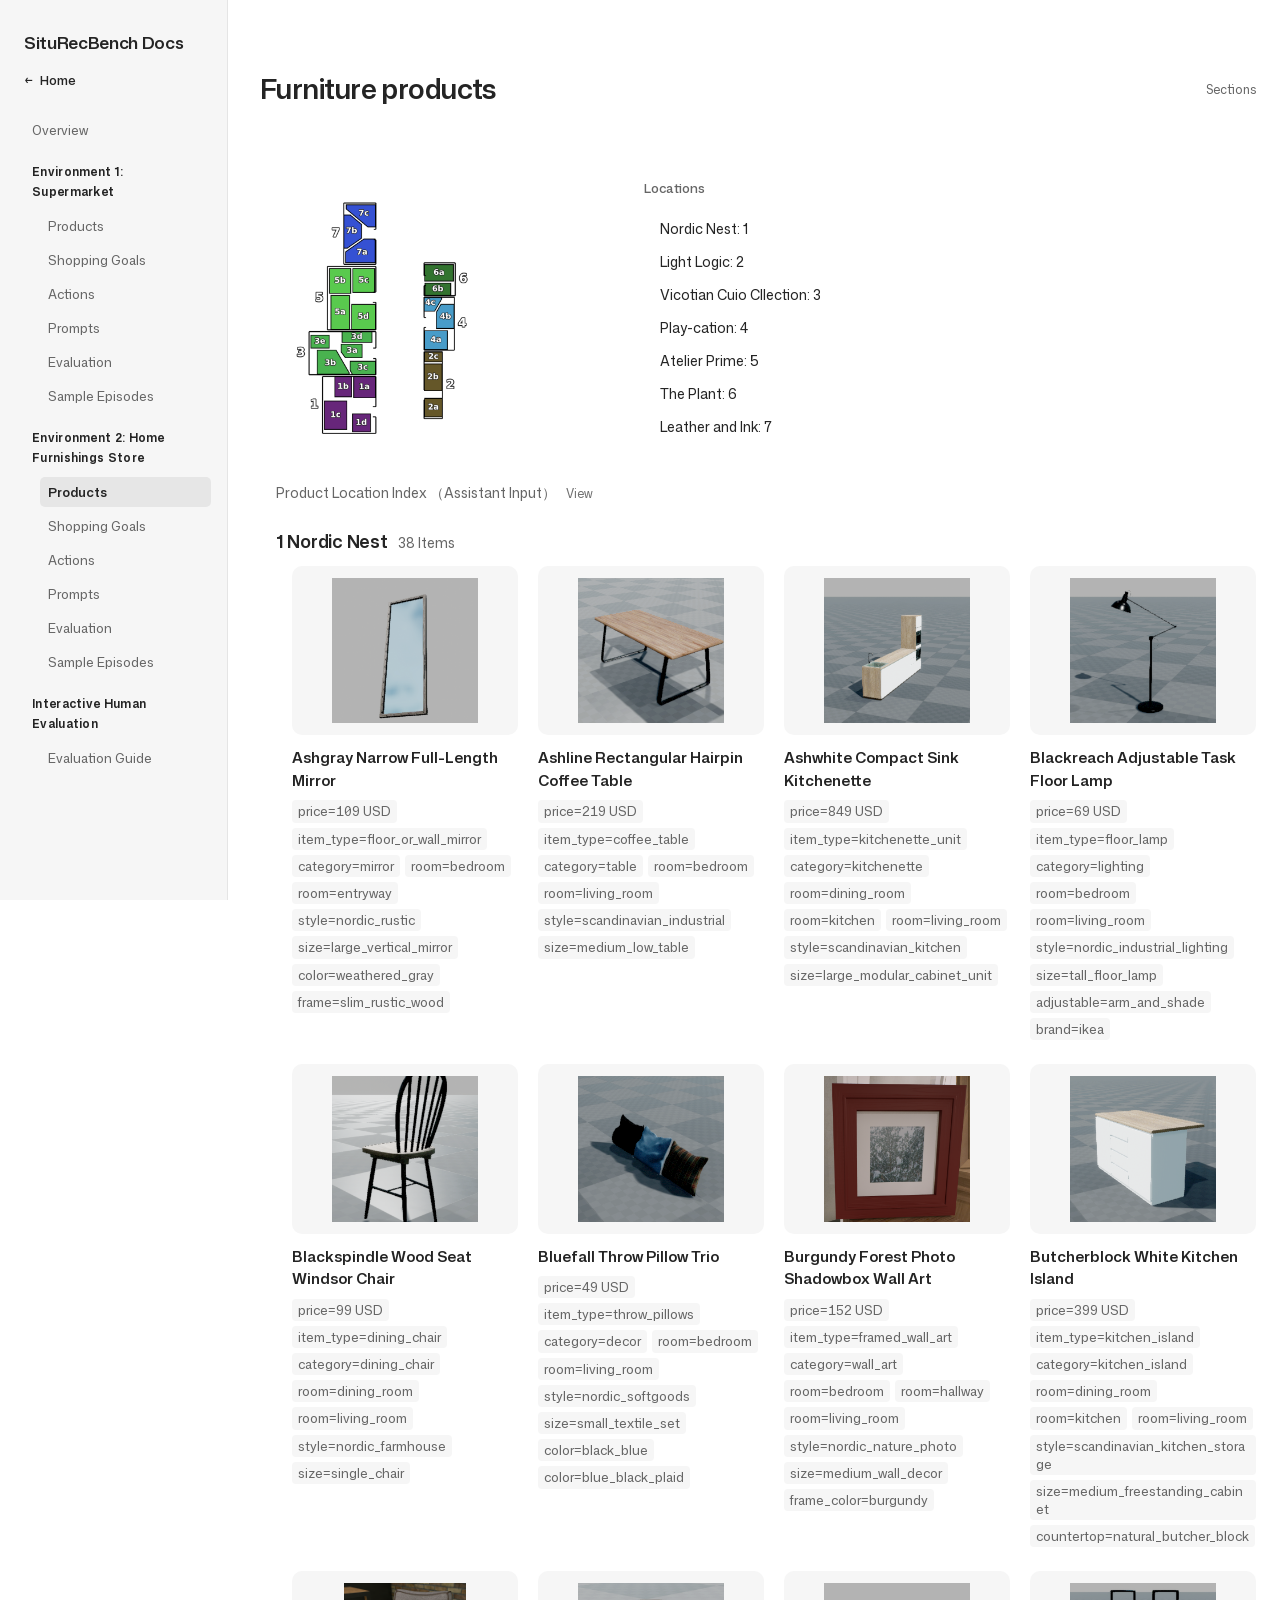
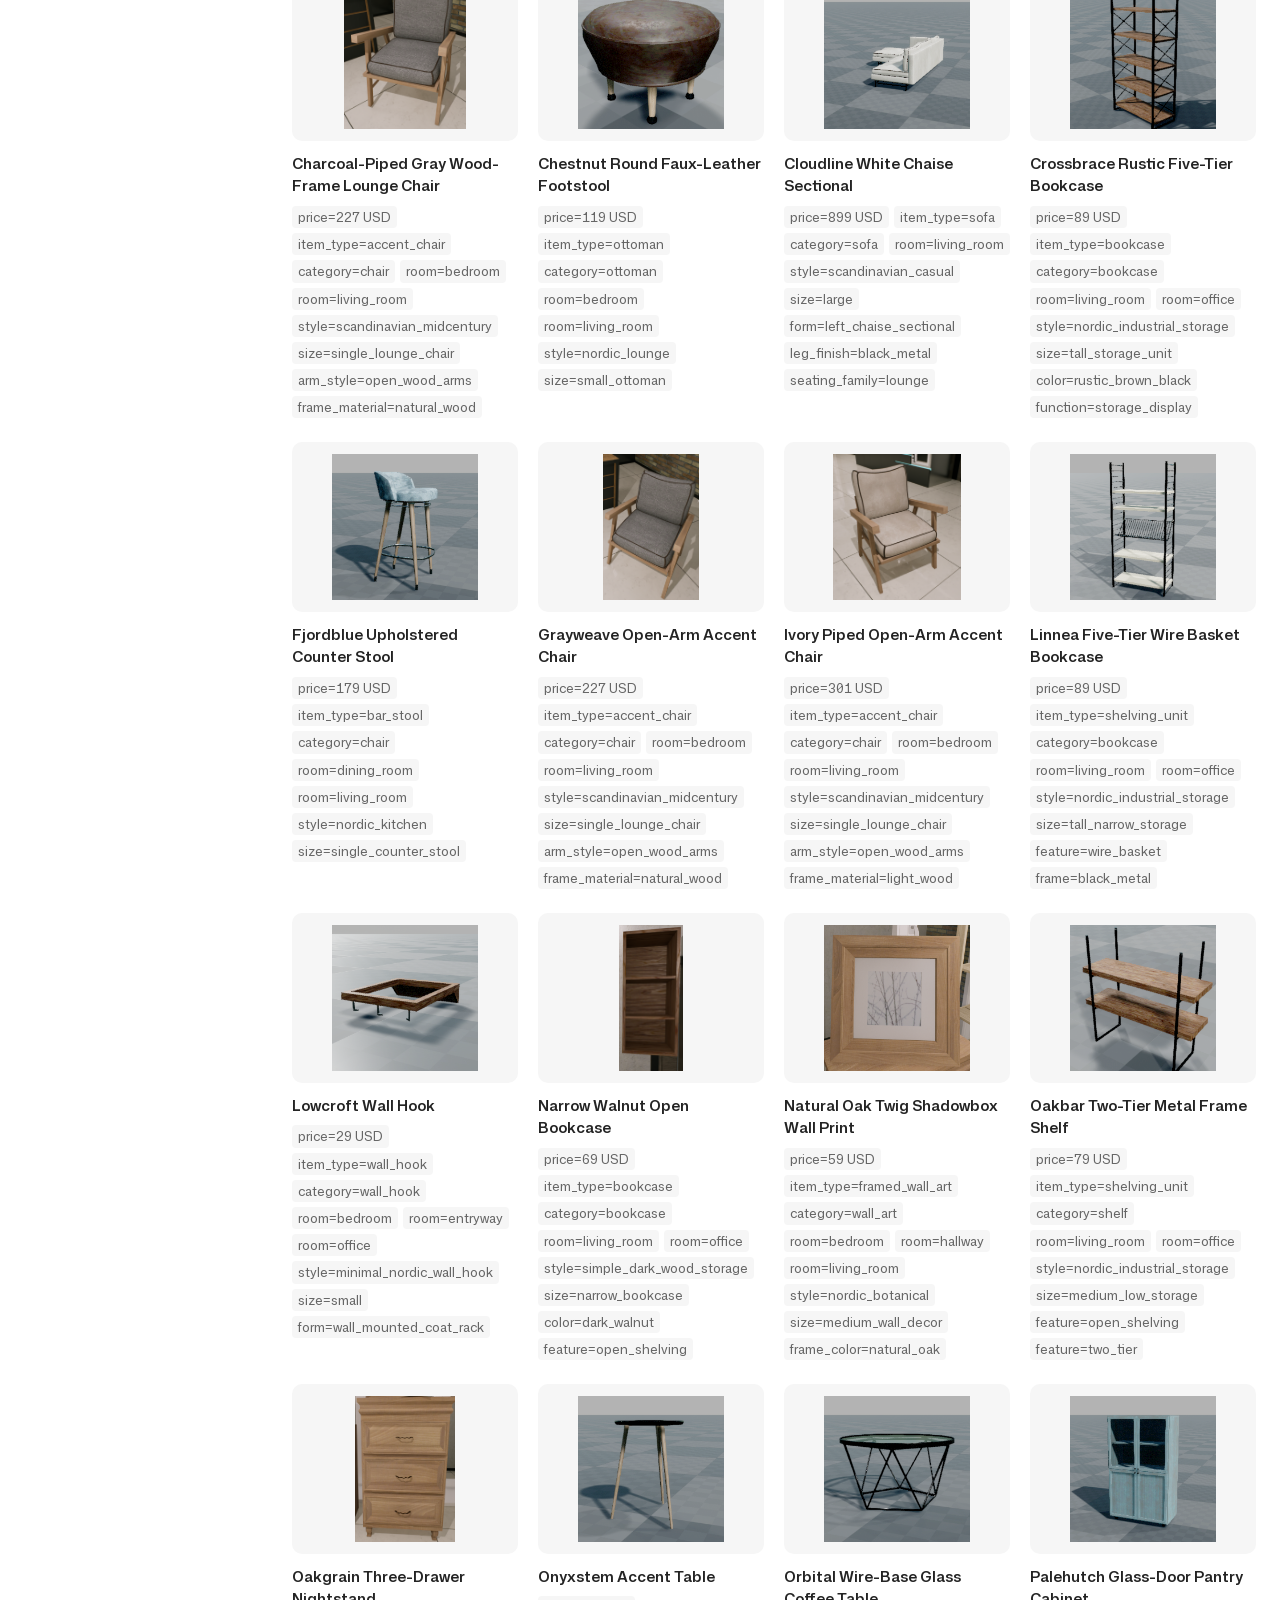
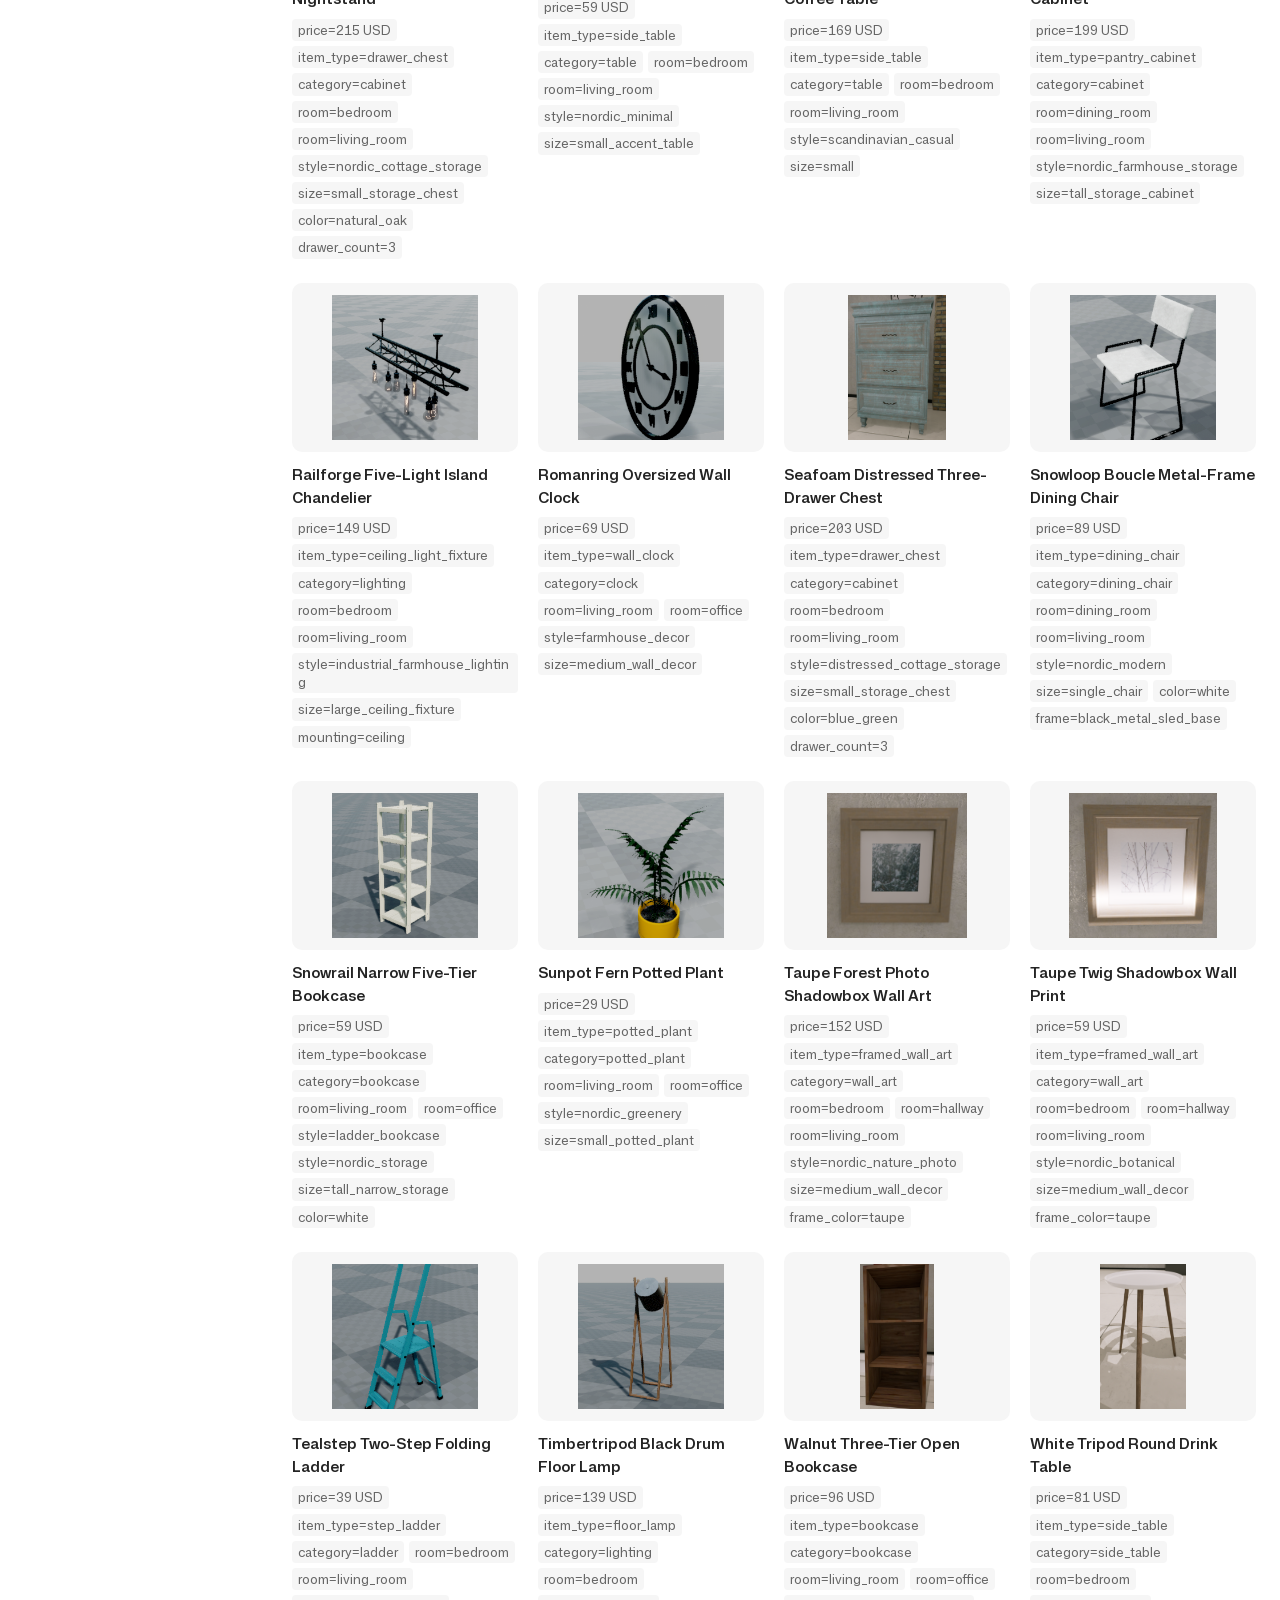
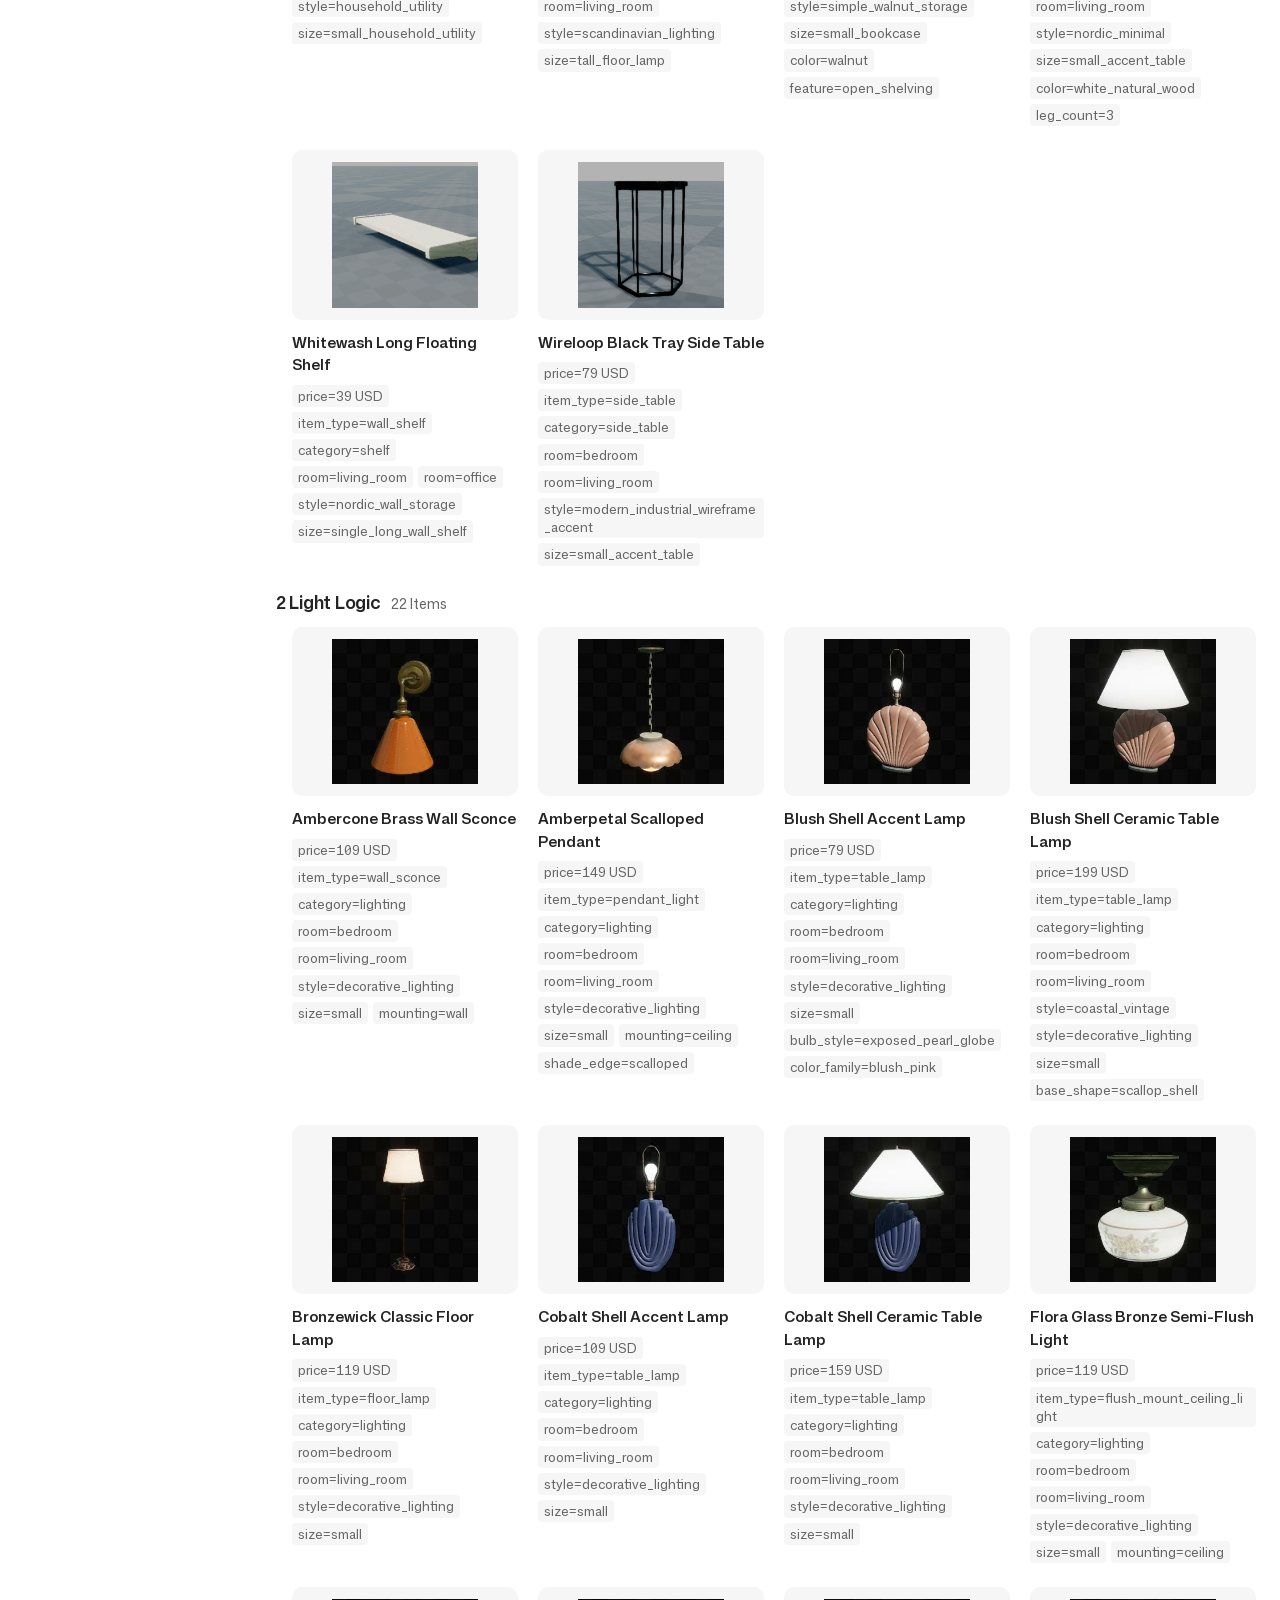
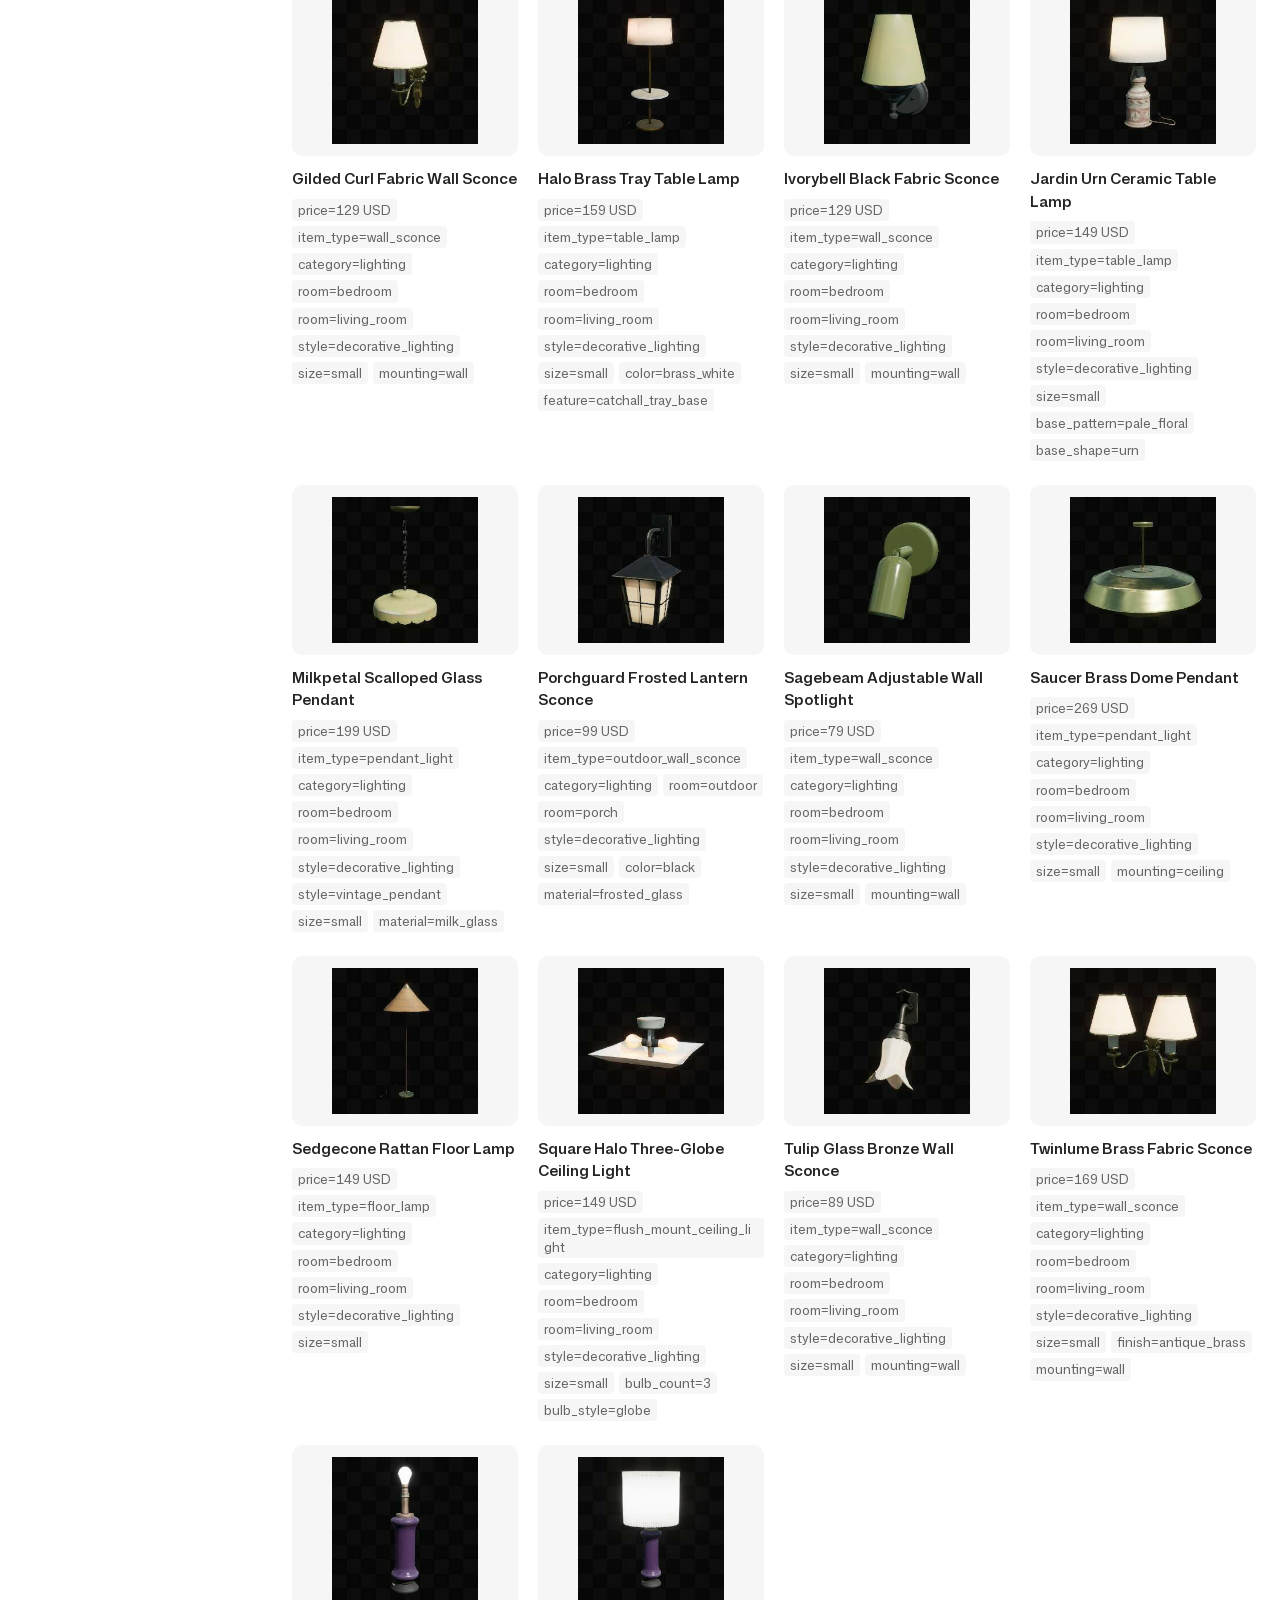
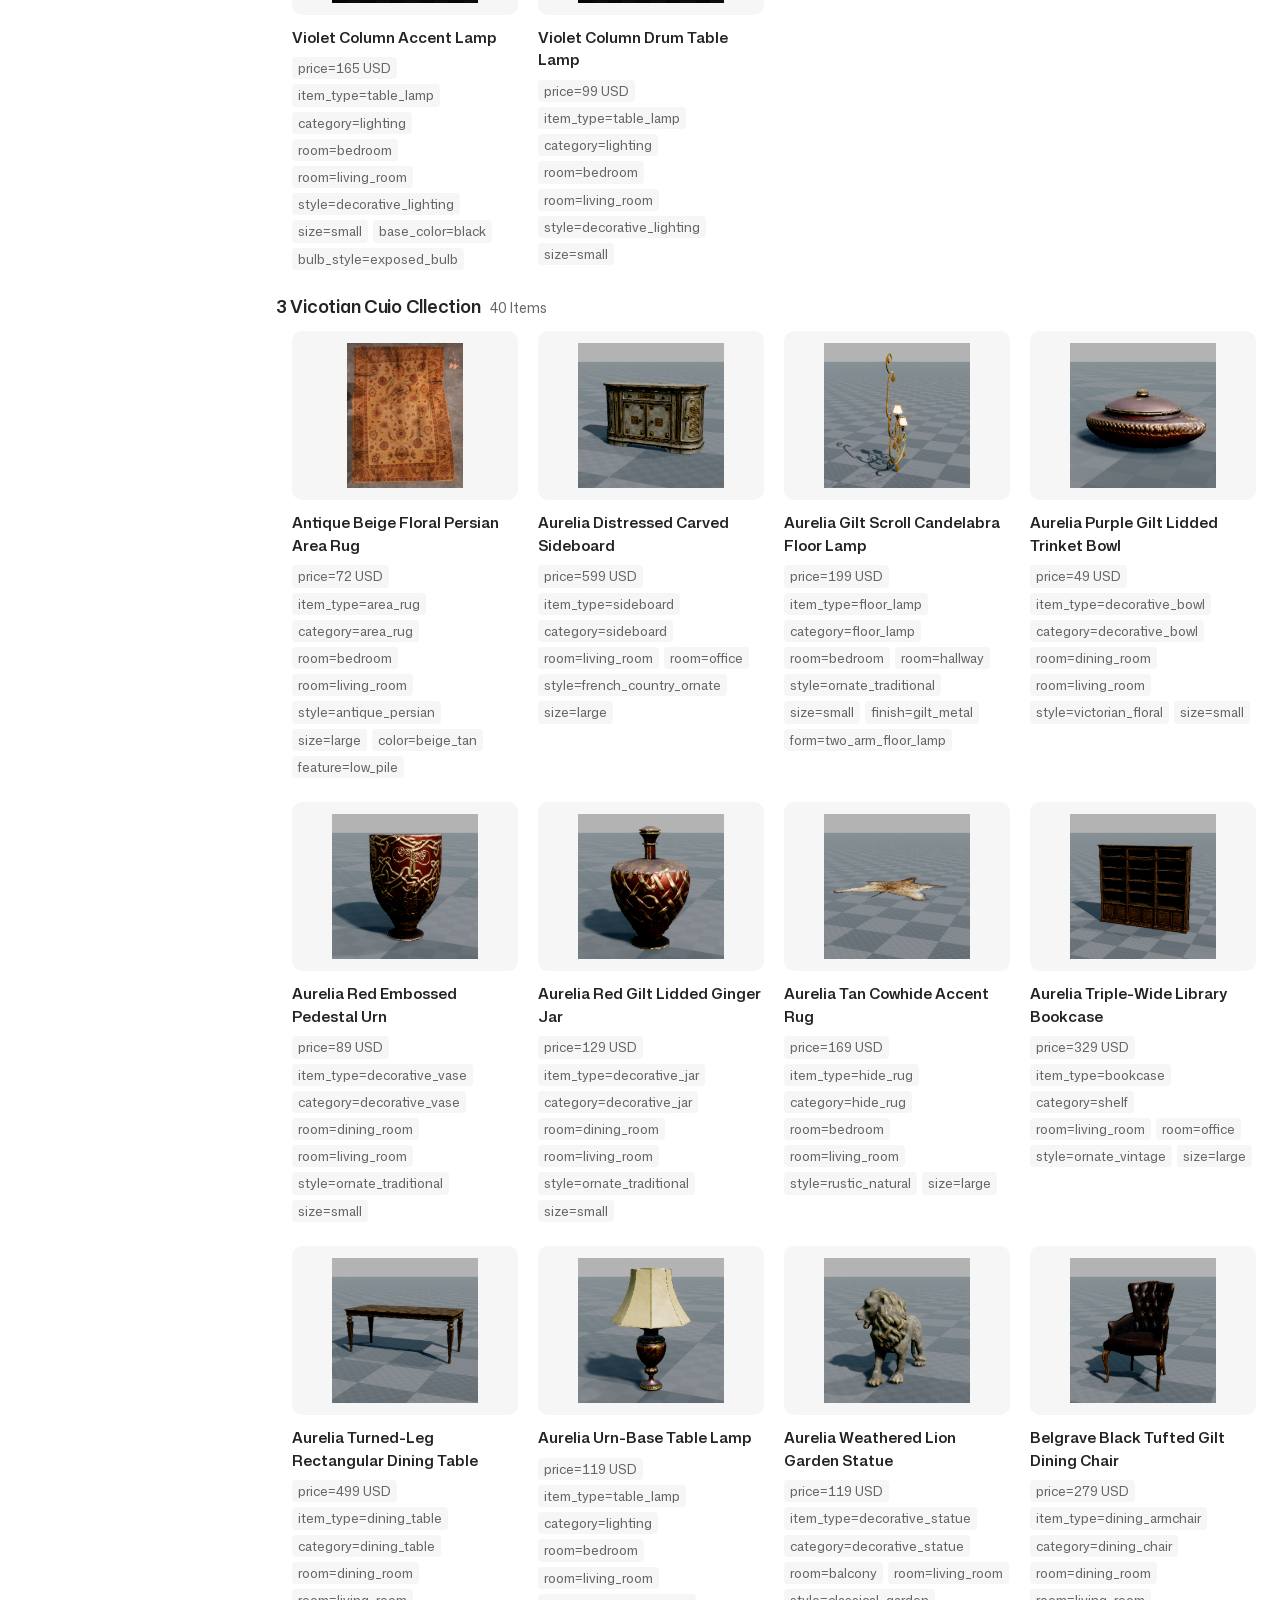
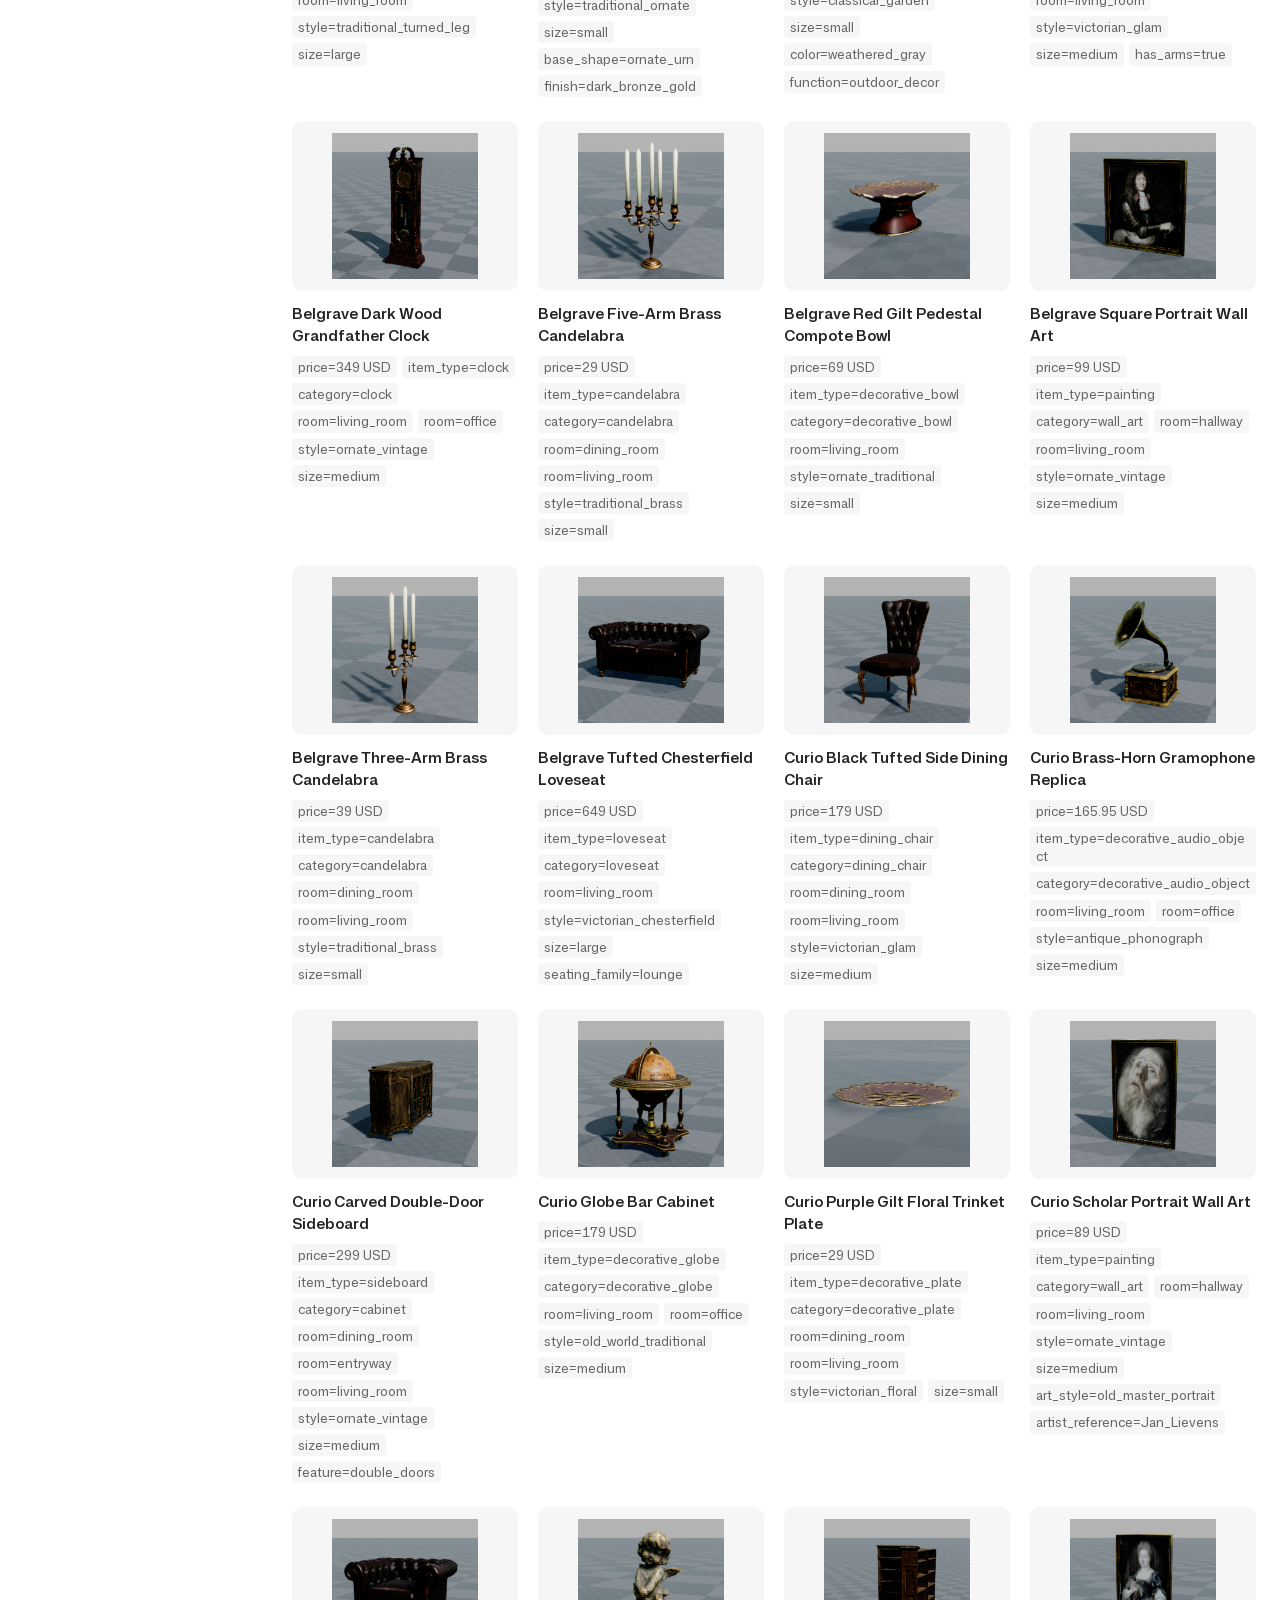
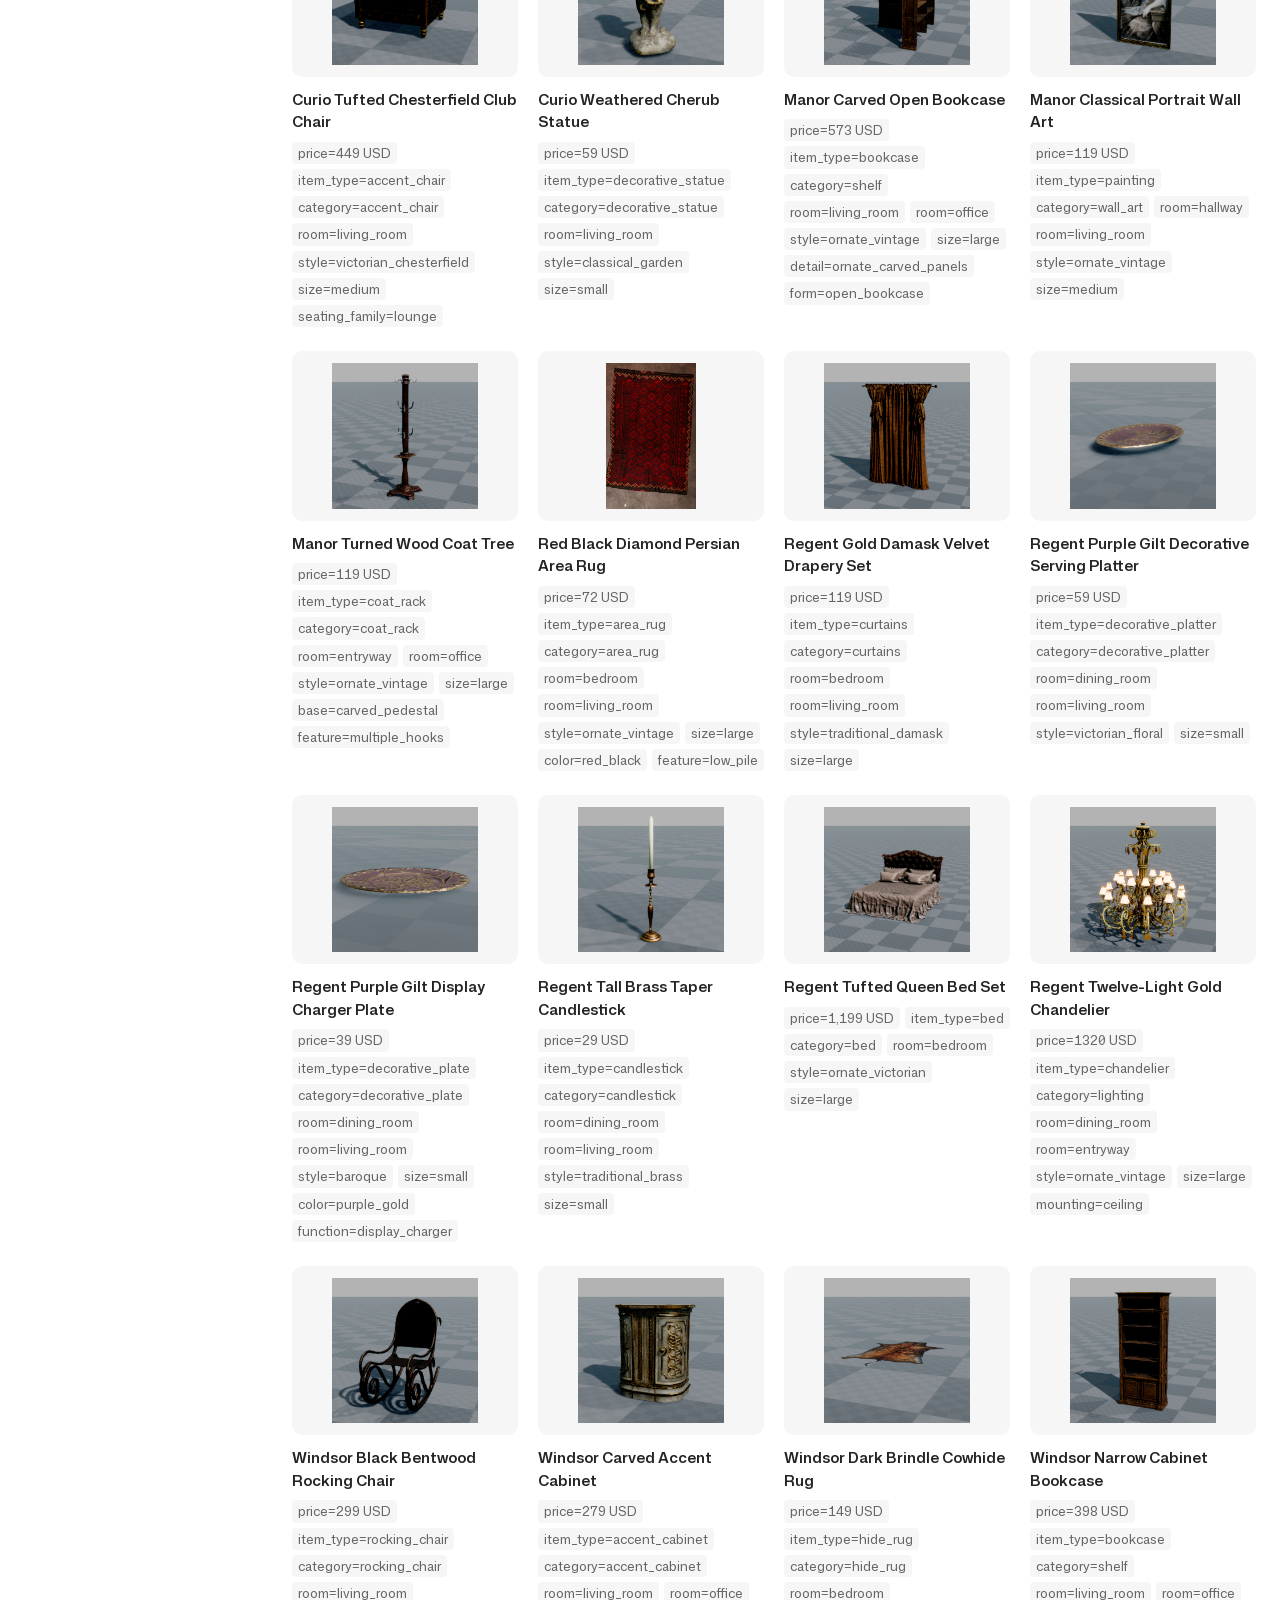
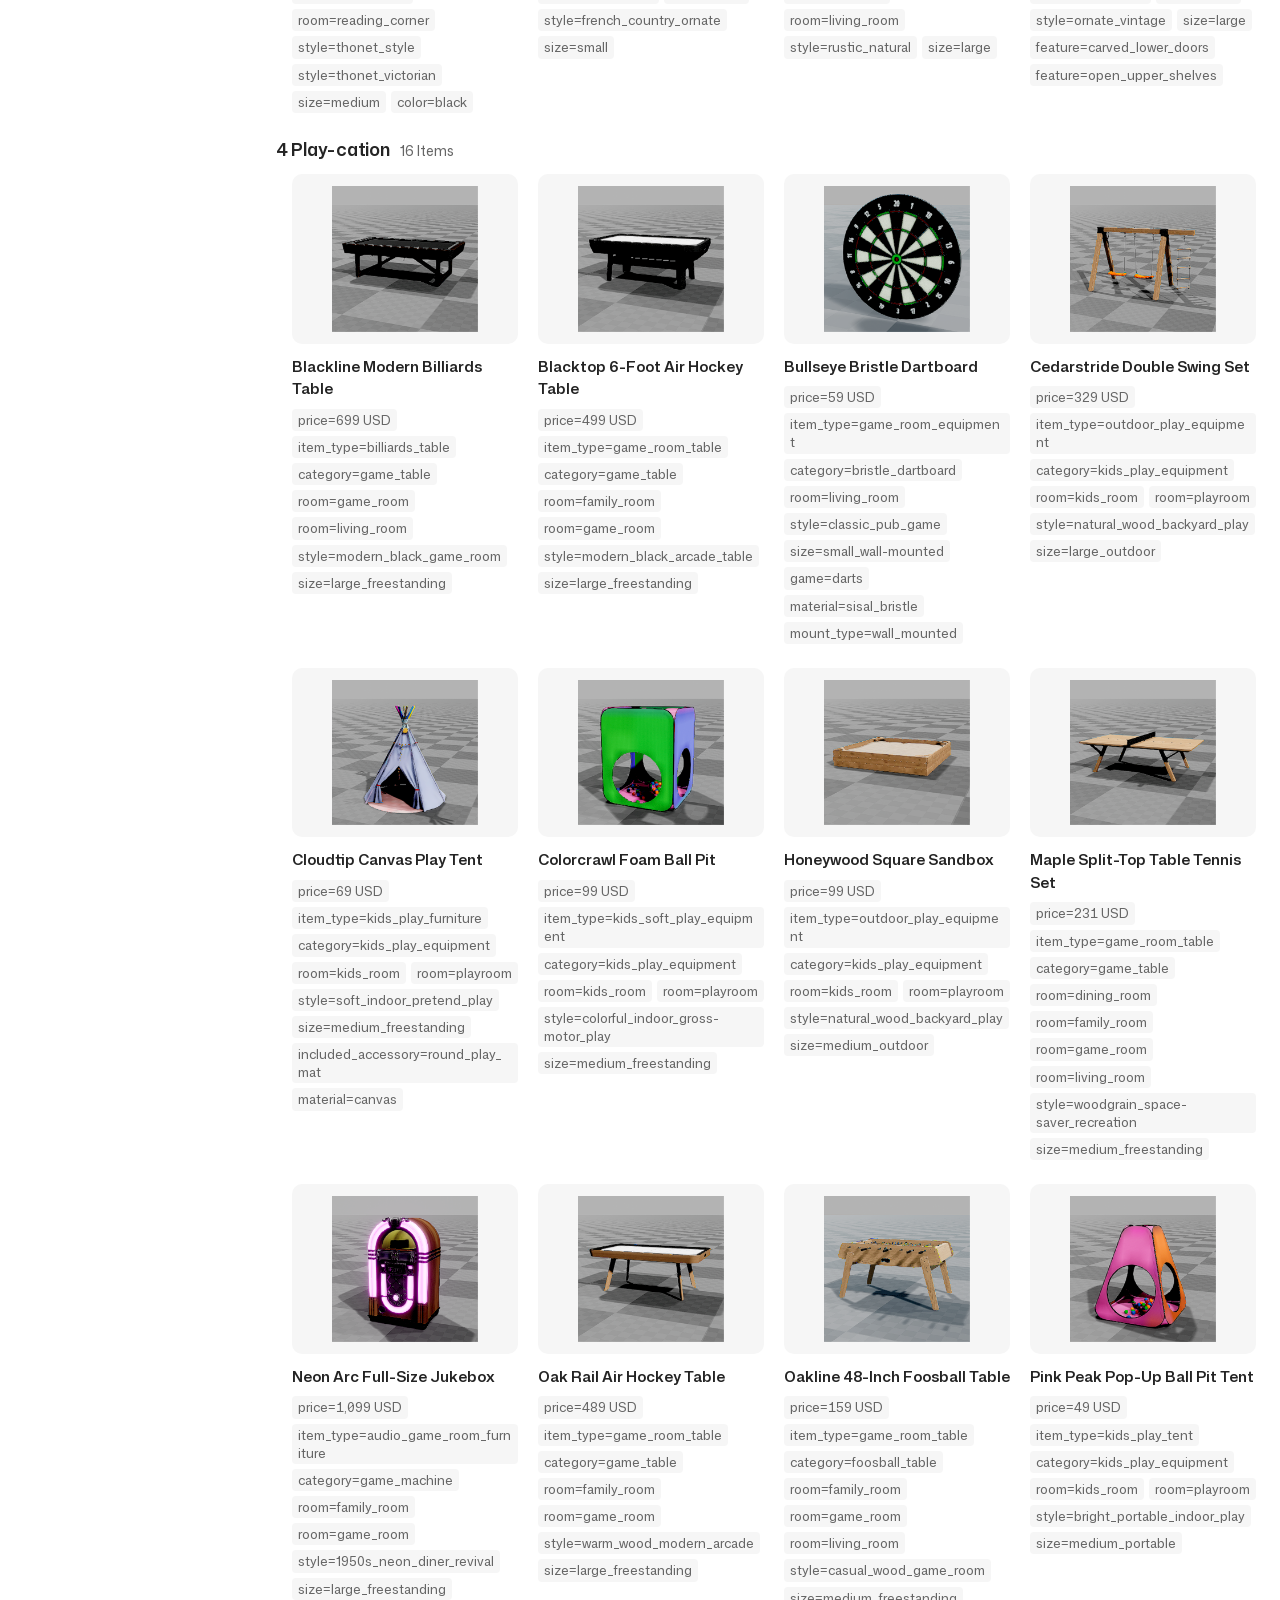
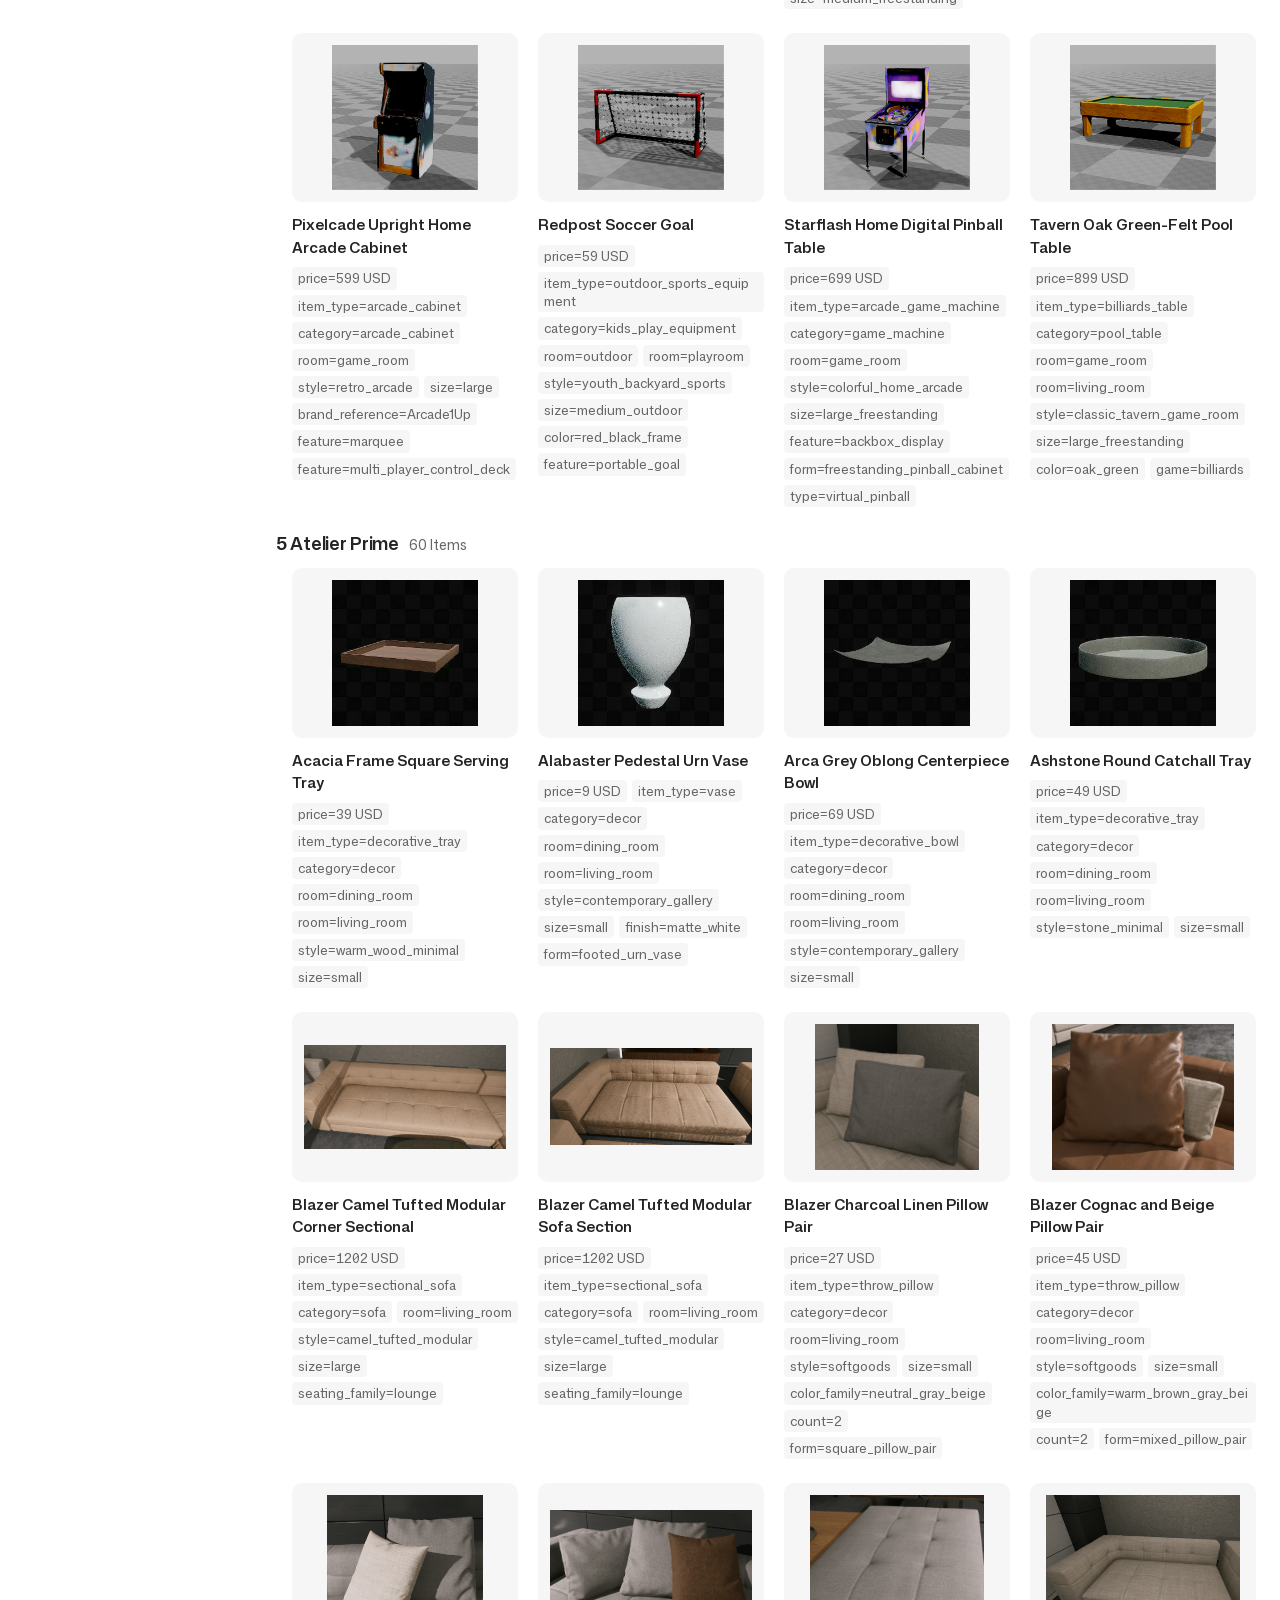
<file: SituRecBench/details_pages/furniture_products.html>
<!doctype html>
<html lang="en">
<head>
<meta charset="utf-8">
<meta name="viewport" content="width=device-width, initial-scale=1">
<title>Home Furnishings Products</title>
<link rel="preload" href="../assets/fonts/mona-sans/MonaSansVF.woff2" as="font" type="font/woff2" crossorigin="anonymous">
<link rel="stylesheet" href="../assets/fonts/mona-sans/fonts.css">
<style data-catalog-components>
:is(.catalog-header, .catalog-tools, .catalog-aux, .catalog-info, .catalog-search-field, .catalog-search-meta) { min-width:0; max-width:100%; grid-template-columns:minmax(0,1fr); }
:is(.catalog-header, .catalog-tools, .catalog-aux, .catalog-info, .catalog-search-field, .catalog-search-meta) > * { min-width:0; max-width:100%; }
.catalog-header { position:static; display:grid; gap:12px; padding:8px 0 24px; border:0; background:transparent; box-shadow:none; }
.catalog-header h1 { margin:0; color:var(--ink); font-size:30px; line-height:1.2; font-weight:600; letter-spacing:-.6px; }
.catalog-header .back-link { display:inline-flex; width:fit-content; margin:0 0 6px; padding:0; border:0; background:transparent; color:var(--muted); font-size:12px; font-weight:400; text-decoration:none; }
.catalog-header .back-link:hover { color:var(--ink); text-decoration:underline; text-underline-offset:3px; }
.catalog-header .catalog-intro { max-width:760px; margin:0; color:var(--muted); font-size:15px; line-height:1.65; }
.catalog-header .catalog-map { display:grid; grid-template-columns:minmax(0,1.15fr) minmax(0,1fr); align-items:center; gap:24px; padding:8px 0; }
.catalog-map .catalog-map-image { display:block; width:100%; height:280px; object-fit:contain; }
.catalog-map .catalog-map-key { min-width:0; }
.catalog-map .catalog-map-title { margin:0 0 12px; color:var(--muted); font-size:12px; font-weight:500; }
.catalog-map-key a { display:block; padding:6px 8px; margin:0 -8px; border-radius:6px; color:var(--ink); font-size:14px; line-height:1.5; text-decoration:none; transition:background 80ms ease; }
.catalog-map-key a:hover { background:var(--paper); }
.catalog-map-key code { padding:0; border:0; background:transparent; color:var(--muted); font:inherit; overflow-wrap:anywhere; }
.catalog-map-key .catalog-map-note { margin:14px 0 0; color:var(--muted); font-size:12px; }
@media (max-width:600px) { .catalog-header .catalog-map { grid-template-columns:minmax(0,1fr); gap:16px; } .catalog-map .catalog-map-image { height:240px; } }
.catalog-stats { display:flex; flex-wrap:wrap; gap:12px 28px; margin:2px 0 0; }
.catalog-stats div { display:flex; align-items:baseline; gap:7px; }
.catalog-stats dt { order:2; color:var(--muted); font-size:14px; }
.catalog-stats dd { margin:0; color:var(--ink); font-size:24px; font-weight:600; font-variant-numeric:tabular-nums; }
.catalog-header .catalog-about { border:0; border-radius:0; background:transparent; }
.catalog-header .catalog-about > summary { width:fit-content; padding:0; color:var(--muted); font-size:14px; font-weight:400; cursor:pointer; }
.catalog-about .summary { max-width:900px; margin:12px 0 0; color:var(--muted); font-size:14px; line-height:1.7; }
.catalog-about code { font:14px/1.6 var(--font-family); overflow-wrap:anywhere; }
.catalog-tools { display:grid; gap:18px; margin:4px 0 12px; padding:0; border:0; border-radius:0; background:transparent; box-shadow:none; }
.catalog-search-row { display:flex; flex-wrap:wrap; align-items:flex-end; gap:12px 20px; }
.catalog-search-field { display:grid; flex:1 1 350px; gap:7px; min-width:0; }
.catalog-search-field label { color:var(--ink); font-size:14px; font-weight:600; }
.catalog-search-box { display:flex; align-items:center; min-height:46px; border:1px solid transparent; border-radius:var(--radius-sm); background:var(--paper); transition:border-color 80ms ease; }
.catalog-search-box:focus-within { border-color:var(--accent); outline:2px solid rgba(36,36,36,.12); outline-offset:2px; }
.catalog-search-box input[type="search"] { width:100%; min-width:0; margin:0; padding:11px 14px; border:0; border-radius:inherit; outline:0; color:var(--ink); background:transparent; font:16px/1.5 var(--font-family); }
.catalog-search-box input::placeholder { color:var(--muted); opacity:.85; }
.catalog-search-box button { flex:0 0 auto; margin-right:7px; padding:6px 9px; border:0; border-radius:4px; color:var(--muted); background:transparent; font:14px var(--font-family); cursor:pointer; }
.catalog-search-box button:hover { color:var(--ink); background:rgba(36,36,36,.055); }
.catalog-search-meta { display:grid; gap:6px; padding-bottom:7px; color:var(--muted); font-size:14px; }
.catalog-search-meta p { margin:0; font-size:14px; color:var(--muted); }
.catalog-tools .catalog-aux { display:grid; gap:8px; }
.catalog-tools .catalog-aux details, .catalog-tools .catalog-browse { min-width:0; max-width:100%; margin:0; padding:0; border:0; border-radius:0; background:transparent; }
.catalog-tools .catalog-aux summary, .catalog-tools .catalog-browse > summary { padding:0; color:var(--muted); font-size:14px; font-weight:400; cursor:pointer; }
.catalog-tools .catalog-browse { padding-top:6px; }
.catalog-tools .product-page-nav { display:flex; flex-wrap:wrap; gap:6px; width:100%; min-width:0; max-width:100%; max-height:142px; margin-top:12px; overflow:auto; padding:1px 3px 3px 1px; }
.catalog-tools .product-page-nav a { display:inline-flex; flex:0 0 auto; align-items:center; gap:8px; min-height:34px; padding:6px 10px; border:0; border-radius:var(--radius-sm); color:var(--muted); background:transparent; font-size:13px; line-height:1.3; text-decoration:none; transition:background 80ms ease,color 80ms ease; }
.catalog-tools .product-page-nav a:hover { color:var(--ink); background:var(--paper); }
.catalog-tools .product-page-nav a:focus-visible { outline-offset:-2px; }
.catalog-tools .product-page-nav a b { color:var(--muted); font-size:13px; font-weight:400; opacity:.75; }
.catalog-tools .catalog-aux pre { margin-top:12px; padding:16px; border:0; border-radius:var(--radius-sm); background:var(--paper); max-height:320px; overflow:auto; white-space:pre-wrap; overflow-wrap:anywhere; font:14px/1.7 var(--font-family); }
.catalog-tools .shelf-grid { display:grid; grid-template-columns:repeat(auto-fit,minmax(min(100%,230px),1fr)); width:100%; min-width:0; max-width:100%; gap:16px; margin-top:14px; }
.catalog-tools .shelf-grid > * { min-width:0; max-width:100%; overflow-wrap:anywhere; }
.catalog-tools .fixture-group h3 { margin:0 0 12px; font-size:16px; }
.catalog-tools .fixture-block { padding:7px 0; border-top:1px solid var(--frame-line); }
.catalog-tools .fixture-block ul { margin:8px 0; padding-left:18px; font-size:14px; }
.catalog-tools .fixture-block a { color:var(--muted); }
.catalog-empty { margin:8px 0 0; padding:32px 18px; border:0; border-radius:var(--radius); text-align:center; color:var(--muted); background:var(--paper); }
.catalog-empty strong { display:block; margin-bottom:6px; color:var(--ink); font-size:16px; font-weight:700; }
.catalog-section { min-width:0; margin:28px 0 0; }
.catalog-section > h2 { display:flex; flex-wrap:wrap; align-items:baseline; gap:10px; margin:0 0 16px; padding:0 0 10px; border:0; border-bottom:1px solid var(--frame-line); color:var(--ink); font-size:24px; font-weight:600; line-height:1.3; letter-spacing:-.3px; scroll-margin-top:var(--anchor-offset,108px); }
.catalog-section > h2 span, .catalog-subgroup > h3 span { color:var(--muted); font-size:14px; font-weight:400; letter-spacing:0; }
.catalog-subgroup { margin:0 0 36px; min-width:0; }
.catalog-subgroup > h3 { display:flex; flex-wrap:wrap; align-items:baseline; gap:10px; margin:0 0 16px; padding:0; color:var(--muted); font-size:16px; font-weight:400; line-height:1.4; overflow-wrap:anywhere; scroll-margin-top:var(--anchor-offset,108px); }
.catalog-grid { display:grid; grid-template-columns:repeat(auto-fill,minmax(min(100%,220px),1fr)); gap:24px 20px; align-items:start; }
.catalog-grid .catalog-card { display:flex; min-width:0; flex-direction:column; overflow:visible; border:0; border-radius:0; background:transparent; box-shadow:none; scroll-margin-top:var(--anchor-offset,108px); }
.catalog-card .catalog-thumb { display:flex; align-items:center; justify-content:center; width:100%; aspect-ratio:4 / 3; max-height:200px; padding:12px; overflow:hidden; background:var(--paper); border:0; border-radius:var(--radius); }
.catalog-card .catalog-thumb img { display:block; width:100%; height:100%; min-height:0; object-fit:contain; }
.catalog-card .catalog-missing { color:var(--muted); font-size:14px; }
.catalog-card .catalog-info { display:grid; gap:8px; padding:12px 0 0; min-width:0; }
.catalog-card .catalog-product-head { display:flex; align-items:flex-start; justify-content:space-between; gap:12px; }
.catalog-card .catalog-name { margin:0; min-width:0; color:var(--ink); font-size:15px; font-weight:600; line-height:1.45; overflow-wrap:anywhere; }
.catalog-card .catalog-price { font-weight:400; font-variant-numeric:tabular-nums; white-space:nowrap; }
.catalog-card .catalog-location { display:block; margin-top:-4px; color:var(--muted); font-size:14px; line-height:1.55; overflow-wrap:anywhere; }
.catalog-card .catalog-badges { display:flex; flex-wrap:wrap; gap:5px; }
.catalog-card .catalog-badge { display:inline-block; max-width:100%; padding:2px 6px; border:0; border-radius:4px; color:var(--muted); background:var(--paper); font-size:12px; line-height:1.4; overflow-wrap:anywhere; }
.catalog-card .catalog-data { margin:0; padding:0; border:0; border-radius:0; background:transparent; overflow:visible; }
.catalog-card .catalog-data + .catalog-data { margin-top:-5px; }
.catalog-card .catalog-data > summary { padding:4px 0 0; color:var(--ink); font-size:14px; font-weight:400; line-height:1.5; cursor:pointer; }
.catalog-card .catalog-audit > summary { color:var(--muted); }
.catalog-card .catalog-data pre { margin-top:12px; padding:14px; max-height:360px; overflow:auto; border:0; border-radius:var(--radius-sm); background:var(--paper); white-space:pre-wrap; overflow-wrap:anywhere; font:14px/1.7 var(--font-family); }
.catalog-card .catalog-data-hint { margin:10px 0 0; color:var(--muted); font-size:14px; line-height:1.6; }
.catalog-tools :focus-visible, .catalog-header :focus-visible, .catalog-card summary:focus-visible { outline:2px solid var(--accent); outline-offset:3px; }
.catalog-tools [hidden], .catalog-card[hidden], .catalog-subgroup[hidden], .catalog-section[hidden], .catalog-empty[hidden] { display:none !important; }
@media (max-width:700px) { .catalog-header h1 { font-size:28px; } .catalog-search-field { flex-basis:100%; } .catalog-search-meta { padding-bottom:0; } .catalog-grid { gap:28px 20px; } }
@media (max-width:560px) { .catalog-section > h2 { font-size:22px; } }
@media (prefers-reduced-motion:reduce) { .catalog-tools * { transition:none !important; } }
</style>
<style data-details-shared>
:root {
  --anchor-offset:24px;
  --content-width:840px;
  --data-width:1040px;
  --bg:#ffffff;
  --panel:#ffffff;
  --paper:#f6f6f6;
  --ink:#242424;
  --muted:#666666;
  --line:#363636;
  --soft-line:#dedede;
  --accent:#555555;
  --hover:#f2f2f2;
  --frame-line:rgba(36,36,36,.10);
  --strong-line:rgba(36,36,36,.20);
  --frame:1px solid var(--frame-line);
  --divider:1px solid rgba(36,36,36,.08);
  --radius:10px;
  --radius-sm:6px;
  --shadow:0 8px 24px rgba(0,0,0,.05);
  --shadow-soft:none;
  --fs-body:15px;
  --fs-sm:14px;
  --docs-nav-size:13px;
  --docs-nav-line:20px;
  --docs-brand-size:17px;
  --docs-nav-row-padding:5px;
  --docs-nav-item-gap:4px;
  --docs-nav-group-gap:12px;
  --docs-top-space:29.3px;
  --docs-brand-line:26px;
  --docs-brand-gap:16px;
  --docs-home-line:19.6px;
  --docs-home-gap:24px;
  --docs-main-top:calc(var(--docs-top-space) + var(--docs-brand-line) + var(--docs-brand-gap));
}
* { box-sizing:border-box; scrollbar-width:none; }
*::-webkit-scrollbar { display:none; }
button, input, select, textarea, pre, code, kbd, samp { font-family:var(--font-family); }
html { scroll-behavior:auto; background:var(--bg); }
body { position:relative; isolation:isolate; margin:0; color:var(--ink); background:var(--bg); font-family:var(--font-family); font-size:var(--fs-body); line-height:1.65; text-rendering:optimizeLegibility; -webkit-font-smoothing:antialiased; }
body.details-document { display:grid; grid-template-columns:204px minmax(0, 1fr) 144px; column-gap:32px; align-items:start; align-content:start; min-height:100dvh; padding:0 24px; }
body.product-document, body.shopping-goals-document { --content-width:var(--data-width); }
button, input, select { font:inherit; }
a:focus-visible, button:focus-visible, input:focus-visible, select:focus-visible, summary:focus-visible { outline:2px solid var(--accent); outline-offset:4px; }
[hidden] { display:none !important; }
main :is(h1,h2,h3)[id], main section[id] { scroll-margin-top:var(--anchor-offset, 108px); }
a { color:inherit; text-decoration:none; }
.skip-link { position:fixed; top:12px; left:24px; z-index:100; padding:10px 14px; border-radius:var(--radius-sm); background:var(--ink); color:var(--panel); transform:translateY(-200%); }
.skip-link:focus { transform:none; }
.docs-sidebar { display:block; grid-column:1; grid-row:1 / span 2; position:sticky; top:0; z-index:30; width:calc(100% + 24px); min-width:0; height:100dvh; min-height:0; margin-left:-24px; padding:var(--docs-top-space) 16px var(--docs-top-space) 24px; overflow-x:hidden; overflow-y:auto; overscroll-behavior:contain; border-right:var(--divider); background:var(--paper); font-family:var(--font-family); font-size:var(--docs-nav-size); line-height:var(--docs-nav-line); }
.docs-sidebar-header { align-self:start; min-width:0; }
.docs-brand { display:inline-block; margin-bottom:var(--docs-brand-gap); color:var(--ink); font-size:var(--docs-brand-size); font-weight:600; line-height:var(--docs-brand-line); letter-spacing:-.02em; white-space:nowrap; }
.docs-brand span { color:inherit; font-weight:inherit; }
.docs-navigation { margin:0; padding:0; border:0; background:transparent; }
.docs-tree { display:grid; gap:var(--docs-nav-group-gap); font-size:var(--docs-nav-size); line-height:var(--docs-nav-line); }
.docs-tree ul { margin:0; padding:0; list-style:none; }
.docs-overview .docs-page-link { font-weight:400; }
.docs-group { margin:0; }
.docs-scene { margin:0; }
.docs-scene + .docs-scene { margin-top:var(--docs-nav-group-gap); }
.docs-scene > .docs-scene-label { display:flex; align-items:center; justify-content:flex-start; gap:0; margin:0; padding:var(--docs-nav-row-padding) 8px; color:var(--ink); font-size:12px; font-weight:650; line-height:inherit; letter-spacing:.025em; }
.docs-scene ul { padding:var(--docs-nav-item-gap) 0 0 16px; }
.docs-tree li + li { margin-top:0; }
.docs-scene li + li { margin-top:var(--docs-nav-item-gap); }
.docs-page-link { display:block; padding:var(--docs-nav-row-padding) 8px; border-radius:5px; color:var(--muted); font-size:inherit; font-weight:400; line-height:inherit; overflow-wrap:anywhere; transition:color 80ms ease, background 80ms ease; }
.docs-page-link:hover { color:var(--ink); background:var(--hover); text-decoration:none; }
.docs-page-link[aria-current="page"] { color:var(--ink); background:#e6e6e6; font-weight:600; }
.docs-home { display:flex; align-items:center; gap:7px; width:fit-content; margin:0 0 var(--docs-home-gap); color:var(--ink); font-size:13px; font-weight:500; line-height:var(--docs-home-line); }
.docs-home:hover { color:var(--ink); }
.docs-sidebar a:focus-visible { outline-offset:-2px; }
@media (min-width:901px) and (max-height:760px) {
  .docs-sidebar { --docs-nav-row-padding:4px; --docs-nav-item-gap:5px; --docs-nav-group-gap:10px; --docs-home-gap:20px; }
}
@media (min-width:901px) and (max-height:680px) {
  .docs-sidebar { --docs-nav-row-padding:2px; --docs-nav-item-gap:2px; --docs-nav-group-gap:9px; --docs-home-gap:16px; }
}
.page-wrap { grid-column:2; grid-row:1; width:100%; min-width:0; max-width:var(--content-width); padding:0; margin:var(--docs-main-top) auto 64px; scroll-margin-top:24px; }
.overview-document .page-wrap { grid-column:2 / -1; grid-row:1; }
.page-wrap :where(div, section, article, header, details, pre) { min-width:0; }
.page-wrap :where(code, h1, h2, h3, summary, .api-group-note) { overflow-wrap:anywhere; }
.page-content, .hero, .stack, .profile-list, .api-compact, .api-card-body, .api-group, .run-command { grid-template-columns:minmax(0, 1fr); }
.product-page-shell { --content-width:var(--data-width); }
.page-content { min-width:0; display:grid; gap:28px; }
.section-nav { grid-column:3; grid-row:1; position:sticky; top:0; display:flex; align-items:center; height:100dvh; min-width:0; max-width:100%; }
.floating-rail { width:100%; min-width:0; max-width:100%; max-height:calc(100dvh - 96px); padding:0; overflow:auto; border:0; background:transparent; box-shadow:none; }
.floating-rail-links { display:grid; gap:8px; }
.floating-rail-heading { margin:0 0 12px; color:var(--muted); font-size:12px; font-weight:600; text-align:right; }
.floating-rail a { min-height:36px; display:flex; align-items:center; justify-content:flex-end; padding:4px 0; color:#767676; font-size:12px; font-weight:400; line-height:1.4; text-align:right; overflow-wrap:anywhere; opacity:1; transition:font-size 80ms ease, color 80ms ease; }
.floating-rail a:hover, .floating-rail a:focus-visible, .floating-rail a.active { color:var(--line); font-size:12.5px; }
.floating-rail a:focus-visible { outline-offset:-2px; }
.page-tools { display:none; align-items:center; justify-content:flex-end; }
.page-wrap > .page-tools { display:none; margin-bottom:16px; }
.page-tools .section-menu > summary { display:inline-flex; align-items:center; gap:0; width:fit-content; margin:0; padding:0; border:0; background:transparent; color:var(--muted); font-size:12px; font-weight:400; line-height:1.65; text-decoration:none; }
.page-tools .section-menu > summary:hover { color:var(--ink); text-decoration:underline; text-underline-offset:3px; }
.page-tools .section-menu { position:relative; display:none; flex:none; margin:0; padding:0; border:0; }
.section-menu > summary { list-style:none; }
.section-menu > summary::-webkit-details-marker { display:none; }
.section-menu-slot { position:absolute; z-index:45; top:calc(100% + 10px); right:0; width:min(320px, calc(100vw - 40px)); padding:10px 14px; border:var(--frame); border-radius:6px; background:var(--bg); box-shadow:0 6px 20px rgba(0,0,0,.06); }
.section-menu-slot .floating-rail { max-height:min(55dvh, 360px); overflow-y:auto; }
.section-menu-slot .floating-rail-links { display:grid; gap:2px; }
.section-menu-slot .floating-rail-heading { margin-bottom:6px; text-align:left; }
.section-menu-slot .floating-rail a { justify-content:flex-start; min-height:32px; padding:6px 0; text-align:left; white-space:normal; opacity:1; color:var(--muted); }
.section-menu-slot .floating-rail a.active { color:var(--ink); }
.hero { display:grid; gap:12px; padding:12px 0 24px; border-bottom:var(--divider); }
.overview-document .hero { gap:8px; padding:0; border-bottom:0; }
.overview-document .page-content { gap:28px; }
.overview-document .section-heading { margin-top:0; }
.overview-document .stack { gap:8px; }
.overview-directory { display:grid; gap:32px; }
body.details-document.overview-document main.page-wrap .overview-directory > section { display:grid; gap:16px; min-width:0; }
.overview-directory h2 { margin:0; }
.overview-links { display:flex; flex-wrap:wrap; gap:16px 12px; margin-left:var(--docs-content-indent); }
.overview-directory .overview-button { display:inline-flex; align-items:center; justify-content:center; justify-self:start; min-height:42px; min-width:136px; max-width:100%; padding:10px 16px; border:0; border-radius:6px; background:var(--paper); color:var(--ink); font-size:13px; font-weight:500; line-height:1.6; text-decoration:none; transition:background 80ms ease; }
.overview-directory .overview-button:hover { background:#ebebeb; }
.overview-directory .overview-button:focus-visible { outline:2px solid var(--accent); outline-offset:3px; }
.overview-human-link .overview-button { margin-left:var(--docs-content-indent); }
.hero p, .muted { margin:0; color:var(--muted); }
.hero > p { max-width:68ch; }
.hero > p:first-child { color:var(--accent); font-size:14px; font-weight:600; }
.section-heading { display:grid; gap:6px; margin-top:8px; }
.section-heading p { margin:0; color:var(--accent); font-size:14px; }
.section-heading h2 { margin:0; }
.hero h1 { margin:0; max-width:26ch; font-size:30px; font-weight:600; line-height:1.2; letter-spacing:-.02em; text-wrap:balance; }
.page-grid { display:grid; grid-template-columns:minmax(0, 1fr); gap:0; margin-top:0; }
.page-button { display:grid; grid-template-columns:136px minmax(0, 1fr); align-items:baseline; gap:20px; margin:0 -8px; padding:10px 8px; border:0; border-radius:4px; background:transparent; box-shadow:none; transition:background 80ms ease; }
.page-button:hover { background:var(--paper); }
.page-button strong { font-size:15px; font-weight:600; }
.page-button:hover strong { text-decoration:underline; text-underline-offset:3px; }
.page-button span { color:var(--muted); font-size:14px; line-height:1.6; }
.panel { min-width:0; padding:8px 0; border:0; border-radius:0; background:transparent; box-shadow:none; }
.stack { min-width:0; display:grid; gap:16px; }
.two-col { display:grid; grid-template-columns:repeat(2, minmax(0, 1fr)); gap:28px; align-items:start; }
h2 { margin:0 0 12px; font-size:24px; font-weight:600; line-height:1.3; letter-spacing:-.015em; }
h3 { margin:18px 0 10px; font-size:16px; font-weight:600; line-height:1.4; }
pre { margin:0; padding:18px; max-width:100%; max-height:520px; overflow:auto; border:0; border-radius:var(--radius-sm); background:var(--paper); white-space:pre-wrap; overflow-wrap:anywhere; font:14px/1.7 var(--font-family); }
details { border:0; border-radius:0; background:transparent; }
summary { padding:14px 0; cursor:pointer; font-weight:600; }
details[open] > pre { max-height:none; overflow:auto; }
.shopping-goals-page { display:grid; gap:0; min-width:0; }
.shopping-goals-header { display:grid; gap:12px; padding:8px 0 40px; }
.shopping-goals-header h1 { margin:0; color:var(--ink); font-size:30px; line-height:1.2; font-weight:600; letter-spacing:-.6px; }
.shopping-goals-header p { margin:0; color:var(--muted); font-size:15px; line-height:1.65; }
.shopping-goals-page .profile-list { display:grid; grid-template-columns:minmax(0, 1fr); gap:48px; }
.profile-group { display:grid; grid-template-columns:repeat(2, minmax(0, 1fr)); grid-template-rows:repeat(2, auto); gap:64px; min-height:calc(100dvh - 48px); padding:40px 0; align-content:space-around; align-items:start; }
.profile-group-single { min-height:0; grid-template-rows:auto; align-items:start; }
.profile-shopping-goals { display:grid; min-width:0; gap:16px; padding:20px; border:0; border-radius:var(--radius); background:var(--paper); box-shadow:none; }
.profile-json > summary, .shopping_goal-json > summary { display:grid; grid-template-columns:minmax(0, 1fr); align-items:start; gap:6px; padding:0; color:var(--ink); font-weight:400; list-style:none; }
.profile-json > summary::-webkit-details-marker, .shopping_goal-json > summary::-webkit-details-marker { display:none; }
.profile-json h3 { display:flex; align-items:baseline; gap:10px; margin:0; font-weight:400; }
.profile-number, .shopping_goal-number { flex-shrink:0; color:var(--muted); font-size:12px; font-weight:400; line-height:1.65; font-variant-numeric:tabular-nums; }
.profile-number { text-transform:uppercase; }
.profile-name { color:var(--ink); font-size:15px; font-weight:600; line-height:1.5; overflow-wrap:anywhere; }
.profile-json pre, .shopping_goal-json pre { margin-top:12px; padding:14px; border:0; background:var(--paper); font-size:14px; }
.shopping-goals-page summary:focus-visible { outline:2px solid var(--accent); outline-offset:3px; }
.json-label { color:var(--ink); font-size:14px; font-weight:600; }
.shopping_goal-row { display:grid; grid-template-columns:repeat(2, minmax(0, 1fr)); gap:16px; align-items:stretch; }
.shopping_goal-card { min-width:0; min-height:136px; padding:20px; background:var(--bg); border:1px solid #efefef; border-radius:var(--radius-sm); }
.shopping_goal-json > summary { gap:8px; }
.shopping_goal-number { grid-column:1; }
.shopping_goal-text { grid-column:1 / -1; color:var(--ink); font-size:14px; font-weight:600; line-height:1.75; overflow-wrap:anywhere; }
.actions-page { display:grid; gap:32px; }
.actions-header, .actions-section-heading { display:grid; gap:12px; }
.actions-section-heading { display:flex; flex-wrap:wrap; align-items:baseline; gap:4px 12px; }
.actions-header { padding:8px 0 0; }
.actions-header h1 { margin:0; font-size:30px; line-height:1.2; font-weight:600; letter-spacing:-.6px; }
.actions-header p, .actions-section-heading p { margin:0; color:var(--muted); font-size:15px; }
.actions-section { display:grid; gap:20px; }
.actions-section-heading h2 { margin:0; font-size:16px; font-weight:600; line-height:1.5; }
.actions-section-heading p { font-size:13px; line-height:1.5; }
.action-list { min-width:0; margin:0; padding:0; list-style:none; }
.action-entry { min-width:0; }
.action-entry + .action-entry { border-top:var(--divider); }
.action-description { min-width:0; margin:0; color:var(--muted); font-size:14px; font-weight:400; line-height:1.6; overflow-wrap:anywhere; }
.action-description code { font-family:inherit; font-size:inherit; }
.action-name { color:var(--ink); font-weight:600; white-space:nowrap; }
.action-entry > .action-description, .action-call > summary { display:block; width:100%; padding:12px var(--docs-content-indent) 16px; font-size:14px; line-height:1.6; list-style:none; }
.action-entry:first-child > .action-description, .action-entry:first-child .action-call > summary { padding-top:0; }
.action-call > summary::-webkit-details-marker { display:none; }
.action-call-body { display:grid; gap:12px; position:relative; min-width:0; padding:16px calc(2 * var(--docs-content-indent)) 12px; background:#fafafa; }
.action-call-body p { margin:0; color:var(--muted); font-size:14px; }
.action-call-body pre { padding:0; background:transparent; font:13px/1.65 var(--font-family); }
.metric-formula { display:flex; align-items:center; min-width:0; max-width:100%; overflow-x:auto; padding:8px 0; color:var(--ink); font-size:16px; }
.metric-formula math { flex:none; margin:0; }
.metric-fold .action-name { white-space:normal; }
.metric-body p { overflow-wrap:anywhere; }
@media (max-width:600px) { .metric-formula { font-size:14px; } }
.reference-page { display:grid; gap:40px; }
.reference-header { display:grid; gap:12px; padding:8px 0 0; }
.reference-header h1 { margin:0; font-size:30px; line-height:1.2; font-weight:600; letter-spacing:-.6px; }
.reference-header p { margin:0; color:var(--muted); font-size:15px; }
.reference-section { display:grid; gap:20px; }
.reference-section h2 { margin:0; font-size:22px; }
.reference-fold { border-bottom:var(--divider); }
.reference-fold > summary { display:grid; grid-template-columns:180px minmax(0, 1fr); gap:24px; padding:20px 0; list-style:none; }
.reference-fold > summary::-webkit-details-marker { display:none; }
.reference-name { color:var(--ink); font-size:15px; font-weight:600; line-height:1.7; }
.reference-description { color:var(--muted); font-size:14px; font-weight:400; line-height:1.7; }
.reference-fold-body { display:grid; gap:16px; padding:0 0 24px; }
.reference-fold-body pre { font-size:13px; }
.reference-table { width:100%; table-layout:fixed; border-collapse:collapse; text-align:left; }
.reference-name-column { width:204px; }
.reference-table th, .reference-table td { padding:18px 0; border-bottom:var(--divider); vertical-align:top; font-size:14px; line-height:1.7; overflow-wrap:anywhere; }
.reference-table th { padding-right:24px; font-size:15px; font-weight:600; }
.reference-table thead th { padding-top:0; padding-bottom:12px; color:var(--muted); font-size:12px; font-weight:500; }
.reference-section > p { margin:0; color:var(--muted); font-size:14px; }
.prompt-roles { --prompt-indent:16px; display:grid; gap:32px; }
.prompt-roles > .prompt-role { display:grid; gap:12px; min-width:0; padding:0; border:0; }
.prompt-roles > .reference-fold > .reference-fold-body { padding:0; background:transparent; }
.prompt-message-list { display:grid; gap:0; }
.prompt-message + .prompt-message { border-top:var(--divider); }
.prompt-message, .prompt-text { min-width:0; }
.prompt-message-body, .prompt-system-parts { display:grid; gap:12px; min-width:0; }
.prompt-message-body { position:relative; padding:10px calc(2 * var(--prompt-indent)); background:#fafafa; }
.prompt-message-body > span[id], .prompt-long-body > span[id] { position:absolute; top:0; left:0; }
.prompt-message pre { margin:0; }
.prompt-message > summary span, .prompt-long-content > summary span { color:var(--muted); font-weight:400; }
.prompt-message > summary, .prompt-long-content > summary { padding:6px 0; color:var(--ink); font-size:13px; cursor:pointer; list-style:none; }
.prompt-message > summary { padding:10px var(--prompt-indent); }
.prompt-role-heading { margin:0; padding:0; color:var(--ink); font-size:16px; font-weight:600; line-height:1.5; }
.prompt-long-body { position:relative; min-width:0; padding:8px var(--prompt-indent); background:#f4f4f4; }
.prompt-message pre { background:transparent; border:0; border-radius:0; }
.prompt-long-body > pre { padding:0; }
.prompt-text[data-content-format="json"], .prompt-text[data-content-format="text"] { min-width:0; }
.prompt-text[data-content-format="json"] > pre, .prompt-text[data-content-format="text"] > pre { padding:0; background:transparent; border:0; border-radius:0; }
.prompt-text[data-content-format="json"] > .prompt-fragment > pre, .prompt-text[data-content-format="text"] > .prompt-fragment > pre { padding:0; background:transparent; border:0; border-radius:0; }
.prompt-text > details[data-template-token] > summary { color:var(--ink); font-weight:400; text-decoration:none; }
.prompt-text > details[data-template-token] > summary > code { padding:2px 5px; border-radius:3px; background:#ededed; font:12px/1.7 ui-monospace, SFMono-Regular, Consolas, "Liberation Mono", monospace; overflow-wrap:anywhere; box-decoration-break:clone; -webkit-box-decoration-break:clone; }
.prompt-image-sample { display:block; width:auto; max-width:100%; height:auto; margin:0 0 12px; }
.prompt-markdown { min-width:0; font-size:14px; line-height:1.7; overflow-wrap:anywhere; }
.prompt-markdown p { margin:0 0 12px; }
body.details-document main.page-wrap .prompt-markdown :is(h1,h2,h3,h4,h5,h6) { margin:18px 0 8px; font-size:16px; font-weight:600; line-height:1.5; letter-spacing:normal; }
.prompt-markdown :is(ul,ol) { margin:0 0 12px; padding-left:22px; }
.prompt-markdown li { margin:4px 0; }
.prompt-markdown li > p { margin:0; }
body.details-document main.page-wrap .prompt-markdown > :first-child { margin-top:0; }
body.details-document main.page-wrap .prompt-markdown > :last-child { margin-bottom:0; }
.prompt-markdown code { font-family:var(--font-family); font-size:inherit; overflow-wrap:anywhere; }
@media (max-width:700px) {
  .prompt-roles { --prompt-indent:12px; }
  .reference-header h1 { font-size:28px; }
  .reference-fold > summary { grid-template-columns:minmax(0, 1fr); gap:6px; padding:16px 0; }
  .reference-name-column { width:34%; }
  .reference-table th { padding-right:16px; font-size:14px; }
}
@media (max-width:700px) {
  .actions-header h1 { font-size:28px; }
}
@media (min-width:901px) and (max-height:760px) {
  .profile-group { padding:24px 0; row-gap:24px; }
  .shopping_goal-card { min-height:116px; padding:16px 20px; }
}
@media (max-width:700px) {
  .shopping-goals-header h1 { font-size:28px; }
  .profile-group { grid-template-columns:minmax(0, 1fr); }
  .profile-shopping-goals { padding:16px; }
  .shopping_goal-card { min-height:124px; padding:16px; }
}
@media (max-width:900px) {
  .profile-group { min-height:0; grid-template-rows:none; gap:48px 32px; padding:16px 0; align-items:start; }
}
.api-lead { display:grid; gap:10px; }
.class-signature, .method-signature, .attribute-signature { margin:0; padding:14px 16px; border:0; border-radius:var(--radius-sm); background:var(--paper); color:var(--ink); font:14px/1.65 var(--font-family); overflow:auto; }
.api-list { display:grid; gap:9px; margin:0; padding:0; list-style:none; }
.api-list li { display:grid; gap:4px; padding:10px 0; border-bottom:var(--divider); }
.api-list li:last-child { border-bottom:0; }
.api-list code, .api-card code { font-family:var(--font-family); font-size:.95em; }
.api-card { display:block; border:0; border-bottom:var(--divider); border-radius:0; background:transparent; box-shadow:none; overflow:visible; }
.api-card > summary { display:grid; gap:8px 16px; padding:20px 0; list-style:none; cursor:pointer; background:transparent; }
.api-card > summary::-webkit-details-marker { display:none; }
.api-card[open] > summary { border-bottom:0; background:transparent; }
.api-summary-head { min-width:0; grid-column:1; color:var(--ink); font-size:16px; font-weight:600; overflow-wrap:anywhere; }
.api-summary-desc { min-width:0; grid-column:1; color:var(--muted); font-size:15px; font-weight:400; line-height:1.6; overflow-wrap:anywhere; }
.api-card:not([open]) .api-summary-desc { display:-webkit-box; -webkit-box-orient:vertical; -webkit-line-clamp:2; line-clamp:2; overflow:hidden; }
.api-card[open] > summary .api-summary-desc { display:none; }
.api-card-body { display:grid; gap:14px; padding:0 0 24px; }
.api-card p { margin:0; }
.api-subhead { margin:4px 0 -4px; color:var(--muted); font-size:13px; font-weight:600; }
.api-card ul { margin:0; padding-left:18px; }
.api-card li { margin:4px 0; }
.api-grid { display:grid; grid-template-columns:repeat(2, minmax(0, 1fr)); gap:16px 32px; align-items:start; }
.api-compact { display:grid; gap:10px; }
.api-group { display:grid; gap:16px; padding-top:16px; border-top:var(--divider); }
.api-group h3 { margin:0; font-size:16px; }
.api-group-note { margin:0; color:var(--muted); font-weight:400; line-height:1.65; }
.human-page { display:grid; gap:28px; font-size:13px; }
.human-page .hero { justify-items:start; text-align:left; }
.human-page .hero h1 { max-width:none; font-size:32px; }
.human-page .human-developer-credit { color:var(--muted); font-size:16px; line-height:1.6; }
.human-developer-credit a { color:#209cee; font-weight:600; white-space:nowrap; }
.human-developer-credit a:hover { color:#1676b7; text-decoration:underline; }
.human-page h2 { margin-bottom:0; font-size:18px; }
.human-page h3 { margin:0; font-size:15px; }
.human-page .stack { gap:12px; }
.human-interface-figure { margin:0; }
.human-interface-placeholder { display:flex; flex-direction:column; align-items:center; justify-content:center; gap:6px; aspect-ratio:16 / 9; padding:20px; border:var(--frame); background:var(--paper); color:var(--muted); text-align:center; }
.human-interface-placeholder span { color:var(--muted); font-size:12px; }
.human-feature-grid { display:grid; grid-template-columns:repeat(3, minmax(0, 1fr)); gap:24px; }
.human-feature { display:grid; align-content:start; gap:8px; padding-top:12px; border-top:var(--divider); }
@media (max-width:600px) {
  .human-feature-grid { grid-template-columns:minmax(0, 1fr); gap:16px; }
}
.api-snapshot > summary { font-size:16px; }
.eval-flow { display:grid; grid-template-columns:repeat(3, minmax(0, 1fr)); gap:28px; }
.eval-flow-item { display:grid; align-content:start; gap:10px; padding:16px 0; border:0; border-top:var(--divider); border-radius:0; background:transparent; box-shadow:none; }
.eval-flow-item b { color:var(--ink); font-size:16px; }
.eval-flow-item span { color:var(--muted); font-weight:400; line-height:1.6; }
.run-plan-stats { display:grid; grid-template-columns:repeat(4, minmax(0, 1fr)); gap:24px; }
.run-plan-stat { display:grid; align-content:start; gap:8px; padding:12px 0; border:0; border-radius:0; background:transparent; box-shadow:none; }
.run-plan-stat b { font-size:24px; font-weight:600; line-height:1.15; }
.run-plan-stat span { color:var(--muted); font-size:14px; font-weight:400; line-height:1.5; }
.run-plan-layout { display:grid; grid-template-columns:minmax(0, 1fr); gap:24px; }
.run-plan-table-wrap { width:100%; min-width:0; max-width:100%; overflow:auto; border:0; border-radius:0; background:var(--panel); box-shadow:none; }
.run-plan-table { min-width:960px; width:100%; border-collapse:collapse; }
.run-plan-table th, .run-plan-table td { padding:14px 12px; border-bottom:var(--divider); vertical-align:top; text-align:left; font-size:14px; line-height:1.6; overflow-wrap:anywhere; }
.run-plan-table th { color:var(--muted); font-size:13px; background:var(--paper); white-space:nowrap; }
.run-plan-table tr:last-child td { border-bottom:0; }
.run-plan-table code, .run-command code { font-family:var(--font-family); font-size:.92em; }
.run-command { display:grid; gap:12px; padding:18px 0; border:0; border-top:var(--divider); border-radius:0; background:transparent; box-shadow:none; }
.run-command strong { font-size:16px; }
.run-command p { margin:0; color:var(--muted); font-weight:400; line-height:1.6; }
.metric-map { width:100%; table-layout:fixed; border-collapse:collapse; border:0; border-radius:0; background:var(--panel); box-shadow:none; }
.metric-map th, .metric-map td { padding:14px 12px; border-bottom:var(--divider); vertical-align:top; text-align:left; font-size:14px; line-height:1.6; overflow-wrap:anywhere; }
.metric-map th { color:var(--muted); font-size:13px; background:var(--paper); }
.metric-map tr:last-child td { border-bottom:0; }
.metric-map code { font-family:var(--font-family); font-size:.92em; }
.metric-list { display:grid; gap:4px; margin:0; padding:0; list-style:none; }
.metric-list li { overflow-wrap:anywhere; }
@media (max-width: 1399px) {
  body.details-document { grid-template-columns:204px minmax(0, 1fr); column-gap:32px; }
  .page-wrap { grid-row:1; }
  .section-nav { display:none; }
  .page-tools, .page-wrap > .page-tools { display:flex; }
  .page-tools .section-menu { display:block; }
}
@media (max-width: 1100px) {
  .two-col, .api-grid, .eval-flow, .run-plan-stats { grid-template-columns:1fr; }
}
@media (max-width: 900px) {
  body.details-document { grid-template-columns:minmax(0, 1fr); column-gap:0; padding:0 20px; }
  .docs-sidebar { display:block; grid-column:1; grid-row:1; position:static; width:100%; height:auto; min-height:0; max-height:none; margin:var(--docs-top-space) 0 0; padding:0 0 16px; overflow:visible; overscroll-behavior:auto; border-right:0; border-bottom:var(--divider); background:var(--bg); }
  .docs-brand { margin-bottom:0; font-size:var(--docs-brand-size); }
  .docs-navigation { margin-top:16px; padding:0; }
  .docs-tree { grid-template-columns:minmax(0, 1fr); padding-top:16px; }
  .docs-home { margin:12px 0 0; }
  .page-wrap { grid-column:1; grid-row:2; margin-top:40px; }
  .overview-document .page-wrap { grid-column:1; grid-row:2; }
  .hero h1 { font-size:28px; }
  .shopping_goal-row { grid-template-columns:1fr; }
  .panel { padding:6px 0; }
}
@media (max-width: 640px) {
  .page-button { grid-template-columns:112px minmax(0, 1fr); gap:16px; }
}
@media (max-width: 560px) {
  h2 { font-size:22px; }
}
@media (max-width: 480px) {
  .docs-tree { grid-template-columns:1fr; }
  .page-button { grid-template-columns:minmax(0, 1fr); gap:4px; }
}
@media (prefers-reduced-motion: reduce) {
  .floating-rail a, .docs-page-link, .page-button { transition:none; }
}
details > summary { list-style:none; }
details > summary::marker { content:""; }
details > summary::-webkit-details-marker { display:none; }

/* Shared Details typography and spacing. Keep this after page-specific styles. */
body.details-document {
  --fs-body:14px;
  --docs-title-size:28px;
  --docs-section-size:18px;
  --docs-section-gap:28px;
  --docs-title-gap:72px;
  --docs-content-indent:16px;
  --docs-table-row-height:97px;
}
body.details-document main.page-wrap { position:relative; width:100%; max-width:none; margin-left:0; margin-right:0; }
body.details-document.overview-document main.page-wrap { grid-column:2; }
body.details-document main.page-wrap h2 { margin:0; }
body.details-document main.page-wrap .profile-list { gap:24px; }
body.details-document main.page-wrap .profile-group { min-height:0; padding:0; gap:24px 20px; grid-template-rows:none; align-content:start; }
body.details-document main.page-wrap .catalog-tools { margin:0; padding:0; gap:0; }
body.details-document main.page-wrap .prompt-roles { gap:28px; }
body.details-document main.page-wrap .prompt-roles > .prompt-role { gap:16px; }
body.details-document main.page-wrap .reference-fold > summary { padding:12px 0; }
body.details-document main.page-wrap :is(.prompt-message > summary, .prompt-long-content > summary, .location-index-panel > summary) { font-size:14px; line-height:1.6; }
body.details-document main.page-wrap .prompt-message > summary { padding-top:12px; padding-bottom:12px; }
@media (max-width:900px) {
  body.details-document.overview-document main.page-wrap { grid-column:1; }
}

body.details-document main.page-wrap :is(.page-content, .reference-page, .actions-page, .human-page, .shopping-goals-page) { row-gap:var(--docs-section-gap); }
body.details-document main.page-wrap.page-content { row-gap:var(--docs-section-gap); }
body.details-document main.page-wrap .docs-page-heading {
  display:grid; gap:12px; padding:0; border:0;
  margin:0 0 calc(var(--docs-title-gap) - var(--docs-section-gap));
}
body.details-document.overview-document main.page-wrap .docs-page-heading {
  margin-bottom:calc(var(--docs-title-gap) - var(--docs-section-gap) + 8px);
}
body.details-document main.page-wrap .docs-page-heading ~ :not(script) {
  margin-left:var(--docs-content-indent);
  width:calc(100% - var(--docs-content-indent));
}
/* Shared hierarchy: indent children once per semantic level, not per layout wrapper. */
body.details-document main.page-wrap :is(.reference-section, .stack, .api-group, .overview-human, .human-feature, .catalog-section, .catalog-subgroup, #reference-snapshots) > :is(h2,h3,h4,h5,h6) ~ :not(h2,h3,h4,h5,h6,script,span[id]),
body.details-document main.page-wrap .reference-fold-body > h3 ~ :is(details, pre, .api-compact),
body.details-document main.page-wrap .page-content details:not(.prompt-message):not(.prompt-long-content):not(.action-call) > :not(summary,script,style),
body.details-document main.page-wrap .api-summary-desc,
body.details-document main.page-wrap .api-lead > .class-signature + p,
body.details-document main.page-wrap .api-card-body > .method-signature + p,
body.details-document main.page-wrap .api-card-body > .api-subhead + ul,
body.details-document main.page-wrap .run-command > strong ~ p,
body.details-document main.page-wrap .catalog-map-key > .catalog-map-title ~ p {
  min-width:0;
  margin-left:var(--docs-content-indent);
  width:calc(100% - var(--docs-content-indent));
}
/* Prompt message and inline sample containers already express these same levels. */
.prompt-roles { --prompt-indent:var(--docs-content-indent); }
body.details-document main.page-wrap :is(.api-card-body, .api-lead) { overflow-wrap:anywhere; }
/* Preserve the map links' existing 8px click padding around the indented text. */
body.details-document main.page-wrap .catalog-map-key > .catalog-map-title ~ a {
  margin-left:calc(var(--docs-content-indent) - 8px);
  width:calc(100% - var(--docs-content-indent) + 16px);
}
@media (max-width:700px) {
  body.details-document main.page-wrap .reference-fold > summary > .reference-description {
    margin-left:var(--docs-content-indent);
    width:calc(100% - var(--docs-content-indent));
  }
}
/* End shared hierarchy. */
body.details-document main.page-wrap h1 {
  margin:0; padding:0; max-width:none; color:var(--ink);
  font-size:var(--docs-title-size); font-weight:600; line-height:1.25;
  letter-spacing:-.02em; text-align:left; text-wrap:wrap;
}
body.details-document main.page-wrap h2 {
  font-size:var(--docs-section-size); font-weight:600; line-height:1.4; letter-spacing:-.015em;
}
body.details-document main.page-wrap h3 { font-size:15px; line-height:1.5; }
body.details-document main.page-wrap :is(.human-page, .human-developer-credit, .api-group-note, .shopping_goal-text, .reference-description, .catalog-location) { font-size:14px; line-height:1.65; }
body.details-document main.page-wrap .reference-name { font-size:15px; line-height:1.5; }
body.details-document main.page-wrap :is(.reference-section, .actions-section, .stack) { gap:16px; }
body.details-document main.page-wrap .catalog-section { margin-top:0; }
body.details-document main.page-wrap .catalog-section > h2 { margin-bottom:16px; padding-bottom:0; border-bottom:0; }
body.details-document main.page-wrap .profile-group:first-child { padding-top:0; }
body.details-document main.page-wrap .catalog-map { display:grid; grid-template-columns:minmax(320px,max-content) minmax(0,1fr); align-items:start; gap:48px; padding:0; }
body.details-document main.page-wrap .catalog-map-key a { text-decoration:none; text-underline-offset:3px; border-radius:0; background:transparent; }
body.details-document main.page-wrap .catalog-map-key a:is(:hover,:focus-visible) { text-decoration:underline; background:transparent; }
body.details-document main.page-wrap .catalog-map-key a code { color:inherit; }
body.details-document main.page-wrap .catalog-map-image { width:auto; max-width:100%; justify-self:start; object-position:left top; }
body.details-document main.page-wrap .catalog-map-image-supermarket { height:220px; }
body.details-document main.page-wrap .catalog-card .catalog-name { font-size:15px; line-height:1.5; }
body.details-document main.page-wrap :is(.catalog-badge, .catalog-price, .catalog-map-title, .catalog-map-note, .profile-number, .shopping_goal-number) { font-size:13px; }
body.details-document main.page-wrap table { font-size:14px; line-height:1.6; }
body.details-document main.page-wrap table tbody tr { height:var(--docs-table-row-height); }
body.details-document main.page-wrap table :is(th, td) { padding:12px 16px; font-size:14px; line-height:1.6; vertical-align:top; }
body.details-document main.page-wrap table tr > :first-child { padding-left:0; }
body.details-document main.page-wrap table tr > :last-child { padding-right:0; }
body.details-document main.page-wrap table thead th { padding-top:0; padding-bottom:12px; font-size:13px; font-weight:500; color:var(--muted); }
body.details-document main.page-wrap table h3 { font-size:14px; line-height:1.6; }
body.details-document main.page-wrap :is(.reference-fold-body pre, .action-call-body pre, .catalog-data pre, .profile-json pre, .shopping_goal-json pre) { font-size:13px; line-height:1.65; }
body.details-document main.page-wrap > .page-tools,
body.details-document main.page-wrap .docs-page-heading > .page-tools { position:absolute; top:6px; right:0; margin:0; z-index:10; }
@media (max-width:1399px) {
  body.details-document:not(.overview-document) main.page-wrap h1 { padding-right:76px; }
}
@media (max-width:900px) {
  body.details-document { --docs-top-space:24.7px; --docs-title-size:26px; --docs-title-gap:64px; --docs-section-gap:24px; --docs-table-row-height:141px; }
}
@media (max-width:700px) {
  body.details-document main.page-wrap .catalog-map { grid-template-columns:minmax(0,1fr); gap:16px; }
}
@media (max-width:600px) {
  body.details-document main.page-wrap .catalog-map-image-supermarket { height:190px; }
  body.details-document main.page-wrap table :is(th, td) { padding-left:10px; padding-right:10px; }
  body.details-document main.page-wrap table tr > :first-child { padding-left:0; }
  body.details-document main.page-wrap table tr > :last-child { padding-right:0; }
}
/* Shared vertical rhythm: section 24, child 12, supporting text 8. */
body.details-document {
  --docs-section-gap:24px;
  --docs-child-gap:12px;
  --docs-detail-gap:8px;
  --docs-row-space:12px;
}
body.details-document main.page-wrap .page-content :is(h2,h3,h4,h5,h6):not(.prompt-markdown *) { margin-top:0; margin-bottom:0; }
body.details-document main.page-wrap .page-content :is(.reference-section, .actions-section, .stack, .api-group, .api-lead, .api-card-body, .reference-fold-body, .action-call-body, .profile-shopping-goals, .prompt-role, .prompt-message-body, .prompt-system-parts, .run-command, .human-feature, .overview-human) { row-gap:var(--docs-child-gap); }
body.details-document main.page-wrap .page-content :is(.stack, .reference-fold-body, .human-feature) > p { margin-top:0; margin-bottom:0; }
body.details-document main.page-wrap .page-content :is(.api-compact, .run-plan-layout, .api-list) { row-gap:0; }
body.details-document main.page-wrap .page-content .api-list > li { padding-top:var(--docs-row-space); padding-bottom:var(--docs-row-space); row-gap:var(--docs-detail-gap); }
body.details-document main.page-wrap .page-content .api-group { padding-top:var(--docs-row-space); }
body.details-document main.page-wrap .page-content :is(.two-col, .api-grid, .eval-flow, .human-feature-grid) { row-gap:var(--docs-section-gap); }
body.details-document main.page-wrap .page-content :is(.reference-fold-body, .api-card-body) { padding-top:0; padding-bottom:var(--docs-row-space); }
body.details-document main.page-wrap .prompt-roles > .prompt-role > .reference-fold-body { padding:0; }
body.details-document main.page-wrap .page-content :is(.reference-fold, .api-card, .api-snapshot, .prompt-message) > summary { padding-top:var(--docs-row-space); padding-bottom:var(--docs-row-space); }
body.details-document main.page-wrap .page-content .reference-section > div > .reference-fold:first-child > summary,
body.details-document main.page-wrap .page-content .api-compact > .api-card:first-child > summary,
body.details-document main.page-wrap .page-content .reference-fold-body > h3 + .api-card > summary,
body.details-document main.page-wrap .page-content .prompt-message-list > .prompt-message:first-child > summary { padding-top:0; }
body.details-document main.page-wrap .page-content :is(.api-card, .reference-fold) > summary { row-gap:var(--docs-detail-gap); }
body.details-document main.page-wrap .page-content .api-subhead { margin-top:0; margin-bottom:0; }
body.details-document main.page-wrap .page-content .actions-section { row-gap:20px; }
body.details-document main.page-wrap .page-content :is(.prompt-message-body, .run-command) { padding-top:var(--docs-row-space); padding-bottom:var(--docs-row-space); }
body.details-document main.page-wrap .page-content :is(.profile-shopping-goals, .shopping_goal-card) { padding:24px; }
@media (max-width:700px) {
  body.details-document main.page-wrap .page-content :is(.profile-shopping-goals, .shopping_goal-card) { padding:20px; }
}
body.details-document main.page-wrap .page-content .prompt-long-body { padding-top:var(--docs-row-space); padding-bottom:var(--docs-row-space); }
body.details-document main.page-wrap .page-content .prompt-long-content > summary { padding-top:var(--docs-detail-gap); padding-bottom:var(--docs-detail-gap); }
body.details-document main.page-wrap .page-content .prompt-roles { row-gap:var(--docs-section-gap); }
body.details-document main.page-wrap .page-content .shopping_goal-row {
  grid-template-columns:repeat(2,minmax(0,1fr));
  gap:var(--docs-section-gap);
}
body.details-document main.page-wrap .page-content .profile-shopping-goals { width:100%; max-width:1172px; }
body.details-document main.page-wrap .page-content .shopping_goal-json > summary { row-gap:var(--docs-detail-gap); }
body.details-document main.page-wrap .page-content :is(.profile-json, .shopping_goal-json) > pre { margin-top:var(--docs-child-gap); }
body.details-document main.page-wrap .page-content .catalog-section > h2 { margin-bottom:var(--docs-child-gap); }
body.details-document main.page-wrap .page-content .catalog-subgroup { margin-bottom:0; }
body.details-document main.page-wrap .page-content .catalog-info { padding-top:var(--docs-child-gap); row-gap:var(--docs-detail-gap); }
body.details-document main.page-wrap .page-content .catalog-map-note { margin-top:0; padding:6px 0; color:var(--ink); font-size:14px; line-height:1.5; }
body.details-document main.page-wrap .page-content .run-plan-stat { padding-top:0; padding-bottom:0; row-gap:var(--docs-detail-gap); }
body.details-document main.page-wrap .page-content .prompt-markdown :is(h1,h2,h3,h4,h5,h6) { margin-top:16px; margin-bottom:12px; }
body.details-document main.page-wrap .page-content .prompt-markdown > :first-child { margin-top:0; }
body.details-document main.page-wrap .page-content .prompt-markdown > :last-child { margin-bottom:0; }
body.details-document main.page-wrap .page-content .prompt-markdown > :is(h1,h2,h3,h4,h5,h6):last-child { margin-bottom:12px; }
body.details-document main.page-wrap .page-content .prompt-roles > .prompt-role { row-gap:20px; }
body.details-document main.page-wrap .page-content .prompt-message > summary { padding-bottom:16px; }
body.details-document main.page-wrap .page-content :is(.prompt-message-body, .prompt-long-body) { padding-top:16px; }
body.details-document main.page-wrap .page-content .prompt-long-content > summary { padding-bottom:12px; }
body.details-document main.page-wrap .shopping_goal-meta {
  display:flex; flex-direction:column; align-items:flex-start; gap:5px; min-width:0;
  grid-column:1 / -1; margin-left:0; width:100%;
  color:var(--muted); font-size:13px; font-weight:400; line-height:1.4;
}
body.details-document main.page-wrap .profile-group {
  grid-template-columns:minmax(0,1fr); grid-template-rows:auto; min-height:0; align-content:start;
}
@media (max-width:700px) {
  body.details-document main.page-wrap .page-content .shopping_goal-row { grid-template-columns:minmax(0,1fr); }
}
body.details-document main.page-wrap .disclosure-preview { position:relative; min-width:0; }
body.details-document main.page-wrap .profile-heading,
body.details-document main.page-wrap .shopping_goal-heading { margin:0; padding-right:88px; }
body.details-document main.page-wrap .profile-heading { display:flex; align-items:baseline; gap:10px; font-weight:400; }
body.details-document main.page-wrap .shopping_goal-heading { display:flex; align-items:baseline; gap:8px; }
body.details-document main.page-wrap .shopping_goal-heading { min-height:var(--goal-heading-height,0px); }
body.details-document main.page-wrap .profile-heading { min-height:var(--goal-profile-height,0px); }
body.details-document main.page-wrap .shopping_goal-field { display:block; width:100%; min-width:0; }
body.details-document main.page-wrap .shopping_goal-heading > .shopping_goal-text { min-width:0; }
body.details-document main.page-wrap .disclosure-preview > .shopping_goal-meta { margin-top:var(--docs-detail-gap); }
body.details-document main.page-wrap .disclosure-toggle {
  position:absolute; top:0; right:0; display:block;
  width:fit-content; padding:0; color:#707070; font-size:12px; font-weight:400; line-height:23px;
  text-decoration:none; text-underline-offset:3px;
}
body.details-document main.page-wrap .disclosure-toggle:is(:hover,:focus-visible) { color:var(--ink); text-decoration:underline; }
body.details-document main.page-wrap .disclosure-hint {
  display:inline-block; margin-left:10px; color:#707070;
  appearance:none; border:0; padding:0; background:transparent; cursor:pointer;
  font-family:inherit; font-size:12px; font-weight:400; line-height:1.6;
  text-decoration:none; text-underline-offset:3px; white-space:nowrap;
}
body.details-document main.page-wrap .disclosure-hint:is(:hover,:focus-visible) { color:var(--ink); text-decoration:underline; }
body.details-document main.page-wrap .page-content summary:not(.disclosure-toggle) { cursor:default; text-decoration:none; }
body.details-document main.page-wrap :is(.reference-fold, .api-card) > summary { position:relative; padding-right:50px; }
body.details-document main.page-wrap :is(.reference-fold, .api-card) > summary > .disclosure-hint { position:absolute; top:var(--docs-row-space); right:0; margin:0; }
body.details-document main.page-wrap .reference-section > div > .reference-fold:first-child > summary > .disclosure-hint,
body.details-document main.page-wrap .api-compact > .api-card:first-child > summary > .disclosure-hint,
body.details-document main.page-wrap .reference-fold-body > h3 + .api-card > summary > .disclosure-hint { top:0; }
details > summary .disclosure-open { display:none; }
details[open] > summary .disclosure-open { display:inline; }
details[open] > summary .disclosure-closed { display:none; }
body.details-document main.page-wrap .shopping_goal-attribute {
  display:inline-block; max-width:100%; padding:2px 6px;
  border-radius:4px; background:var(--paper); overflow-wrap:anywhere;
}
/* End shared vertical rhythm. */
</style>
</head>
<body class="details-document product-document">

<a class="skip-link" href="#main-content">Skip to content</a>
<aside class="docs-sidebar" aria-label="Documentation navigation">
  <div class="docs-sidebar-header">
  <a class="docs-brand" href="../index.html">SituRecBench <span>Docs</span></a>
  <a class="docs-home" href="../index.html"><span aria-hidden="true">←</span> Home</a>
  </div>
  <div class="docs-navigation">
    <nav class="docs-tree" aria-label="Documentation pages">
      <ul class="docs-overview"><li><a class="docs-page-link" href="../details.html">Overview</a></li></ul>
      <div class="docs-group">
        <section class="docs-scene" data-docs-scene="supermarket"><h2 class="docs-scene-label">Environment 1: Supermarket</h2><ul><li><a class="docs-page-link" href="supermarket_products.html">Products</a></li><li><a class="docs-page-link" href="supermarket_shopping_goals.html">Shopping Goals</a></li><li><a class="docs-page-link" href="supermarket_actions.html">Actions</a></li><li><a class="docs-page-link" href="supermarket_prompt.html">Prompts</a></li><li><a class="docs-page-link" href="supermarket_evaluation.html">Evaluation</a></li><li><a class="docs-page-link" href="supermarket_sample_episodes.html">Sample Episodes</a></li></ul></section><section class="docs-scene" data-docs-scene="furniture"><h2 class="docs-scene-label">Environment 2: Home Furnishings Store</h2><ul><li><a class="docs-page-link" href="furniture_products.html" aria-current="page">Products</a></li><li><a class="docs-page-link" href="furniture_shopping_goals.html">Shopping Goals</a></li><li><a class="docs-page-link" href="furniture_actions.html">Actions</a></li><li><a class="docs-page-link" href="furniture_prompt.html">Prompts</a></li><li><a class="docs-page-link" href="furniture_evaluation.html">Evaluation</a></li><li><a class="docs-page-link" href="furniture_sample_episodes.html">Sample Episodes</a></li></ul></section>
      </div>
      <section class="docs-scene docs-human">
        <h2 class="docs-scene-label">Interactive Human Evaluation</h2><ul><li><a class="docs-page-link" href="human_interaction.html">Evaluation Guide</a></li></ul>
      </section>
    </nav>
  </div>
</aside>


<div class="section-nav">
  <nav class="floating-rail" aria-label="Page sections" data-title="Home Furnishings Products">
    <div class="floating-rail-links"></div>
  </nav>
</div>

<main class="page-wrap" id="main-content" tabindex="-1">
  <div class="page-tools">
<details class="section-menu"><summary>Sections</summary><div class="section-menu-slot"></div></details>
</div>
  <div class="page-content"><header class="docs-page-heading product-page-header catalog-header">

<h1>Furniture products</h1>

</header><div class="catalog-map"><img class="catalog-map-image catalog-map-image-furniture" src="../assets/furniture_store_layout_map_current.png" alt="Furniture layout with Assistant location labels corresponding to the map key"><nav class="catalog-map-key" aria-label="Map locations"><p class="catalog-map-title">Locations</p><a href="#store-Nordic_Nest"><span>Nordic Nest:</span> <code>1</code></a><a href="#store-Light_Logic"><span>Light Logic:</span> <code>2</code></a><a href="#store-Vicotian_Cuio_Cllection"><span>Vicotian Cuio Cllection:</span> <code>3</code></a><a href="#store-Play-cation"><span>Play-cation:</span> <code>4</code></a><a href="#store-Atelier_Prime"><span>Atelier Prime:</span> <code>5</code></a><a href="#store-The_Plant"><span>The Plant:</span> <code>6</code></a><a href="#store-Leather_and_Ink"><span>Leather and Ink:</span> <code>7</code></a></nav></div>
<div class="catalog-tools"><div class="catalog-aux"><details class="location-index-panel" id="product-location-index"><summary tabindex="-1">Product Location Index （Assistant Input）<button type="button" class="disclosure-hint"><span class="disclosure-closed">View</span><span class="disclosure-open">Hide</span></button></summary><pre class="location-index">{
  &quot;Atelier Prime / 5a&quot;: [
    &quot;Blazer Camel Tufted Modular Corner Sectional&quot;,
    &quot;Blazer Camel Tufted Modular Sofa Section&quot;,
    &quot;Blazer Lowline Cognac Pillow Set&quot;,
    &quot;Blazer Oversized Cognac Pillow Pair&quot;,
    &quot;Blazer Rectangular Pillow Pair&quot;,
    &quot;Blazer Studio Cognac Pillow Pair&quot;,
    &quot;Dune Tambour Walnut Sideboard&quot;,
    &quot;Jeremy Black Ripple Sideboard&quot;,
    &quot;Koishi Olive C-Table&quot;,
    &quot;Koishi Square Coffee Table&quot;,
    &quot;Mist Blue Centerpiece Bowl&quot;,
    &quot;Nero Marble Round Tray&quot;,
    &quot;Orbit Clear Acrylic Round Drink Table&quot;,
    &quot;Soot Rounded Ceramic Vase&quot;,
    &quot;Umber Rounded Ceramic Vase&quot;,
    &quot;Walter Noir Leather Chair&quot;
  ],
  &quot;Atelier Prime / 5b&quot;: [
    &quot;Acacia Frame Square Serving Tray&quot;,
    &quot;Ashstone Round Catchall Tray&quot;,
    &quot;Blazer Cognac Faux-Leather Pillow Pair&quot;,
    &quot;Blazer Cognac Mixed Pillow Trio&quot;,
    &quot;Blazer Cognac Tufted Cocktail Ottoman&quot;,
    &quot;Blazer Corner Cognac Pillow Pair&quot;,
    &quot;Blazer Gray Fabric Modular Sectional&quot;,
    &quot;Bronze Foot Pedestal Compote Bowl&quot;,
    &quot;Kaori Arc Barrel Chair&quot;,
    &quot;Koishi Olive C-Table&quot;,
    &quot;Louisa Stone Drum Side Table&quot;,
    &quot;Marteen Pale Wood Square Plinth Coffee Table&quot;,
    &quot;Marteen Two-Block Rectangular Coffee Table&quot;,
    &quot;Sage Rounded Ceramic Vase&quot;,
    &quot;Symphony Oak High Sideboard&quot;,
    &quot;Umber Stoneware Centerpiece Bowl&quot;
  ],
  &quot;Atelier Prime / 5c&quot;: [
    &quot;Alabaster Pedestal Urn Vase&quot;,
    &quot;Blazer Cognac and Beige Pillow Pair&quot;,
    &quot;Blazer Compact Track-Arm Sofa&quot;,
    &quot;Blazer Extended Track-Arm Sofa&quot;,
    &quot;Blazer Mixed Leather-Linen Pillow Pair&quot;,
    &quot;Blazer Mixed Leather-Linen Pillow Trio&quot;,
    &quot;Blazer Petite Corner Cushion Module&quot;,
    &quot;Creek Black Glass Two-Tier Coffee Table&quot;,
    &quot;Creek Black Marble Two-Tier Coffee Table&quot;,
    &quot;Creek Verde Round Side Table&quot;,
    &quot;Driftwood Centerpiece Bowl&quot;,
    &quot;Panna Cotta Nero Drink Table&quot;,
    &quot;Slate Shallow Rectangular Tray&quot;,
    &quot;Vertigo Eclipse Sideboard&quot;,
    &quot;Walter Noir Frame Chair&quot;
  ],
  &quot;Atelier Prime / 5d&quot;: [
    &quot;Arca Grey Oblong Centerpiece Bowl&quot;,
    &quot;Blazer Charcoal Linen Pillow Pair&quot;,
    &quot;Blazer Cognac Tufted L-Shaped Sectional Sofa&quot;,
    &quot;Blazer Cognac Tufted Modular Sectional Sofa&quot;,
    &quot;Blazer Layered Linen Pillow Pair&quot;,
    &quot;Blazer Neutral Linen Pillow Trio&quot;,
    &quot;Blazer Off-White Fabric Armless Sofa Module&quot;,
    &quot;Hubert Pale Wood Block Coffee Table&quot;,
    &quot;Hubert Rectangular Storage Coffee Table&quot;,
    &quot;Kaori Mocha Barrel Lounge Chair&quot;,
    &quot;Orbit Charcoal Bud Vase&quot;,
    &quot;Panna Cotta Glass Round Side Table&quot;,
    &quot;Siltstone Tall Bottle Vase&quot;,
    &quot;Verde Decorative Bowl&quot;
  ],
  &quot;Leather and Ink / 7a&quot;: [
    &quot;Buttonwood Black Club Chair&quot;,
    &quot;Buttonwood Black Three-Seat Sofa&quot;,
    &quot;Buttonwood Square Cocktail Ottoman&quot;,
    &quot;Crescent Black Armless Lounge Chair&quot;,
    &quot;Crimson Trestle Upholstered Stool&quot;,
    &quot;Espresso Cross-Base Round Cafe Table&quot;,
    &quot;Fernpad Pale Wood Accent Stool&quot;,
    &quot;Glowcube Black Column Table Lamp&quot;,
    &quot;Library Tufted Chaise Lounge&quot;,
    &quot;Palewood Ladder-Back Bar Chair&quot;,
    &quot;Silvergrid Mesh Wastebasket&quot;,
    &quot;Turnpost Round Bistro Table&quot;
  ],
  &quot;Leather and Ink / 7b&quot;: [
    &quot;Chestnut Channel-Back Office Chair&quot;,
    &quot;Cognac Cantilever Visitor Chair&quot;,
    &quot;Cognac Pedestal Lounge Chair&quot;,
    &quot;Inkline Caged Cluster Arc Floor Lamp&quot;,
    &quot;Marigold Tufted Executive Chair&quot;,
    &quot;Onyx Chrome-Back Executive Chair&quot;,
    &quot;Saddleback Pedestal Swivel Lounge Chair&quot;,
    &quot;Tallback Cognac High-Back Executive Chair&quot;,
    &quot;Weekgrid Cork Weekly Planner Board&quot;
  ],
  &quot;Leather and Ink / 7c&quot;: [
    &quot;Cherry Bow-Front Executive Desk&quot;,
    &quot;Cognac Pedestal Lounge Chair&quot;,
    &quot;Darkgrain Nine-Drawer File Chest&quot;,
    &quot;Espresso Cabinet Bookcase&quot;,
    &quot;Espresso Five-Shelf Bookcase&quot;,
    &quot;Espresso Radius Corner Shelf&quot;,
    &quot;Espresso Vertical File Cabinet&quot;,
    &quot;Slate Cylinder Office Waste Bin&quot;
  ],
  &quot;Light Logic / 2a&quot;: [
    &quot;Blush Shell Accent Lamp&quot;,
    &quot;Blush Shell Ceramic Table Lamp&quot;,
    &quot;Cobalt Shell Accent Lamp&quot;,
    &quot;Cobalt Shell Ceramic Table Lamp&quot;,
    &quot;Flora Glass Bronze Semi-Flush Light&quot;,
    &quot;Jardin Urn Ceramic Table Lamp&quot;,
    &quot;Violet Column Accent Lamp&quot;,
    &quot;Violet Column Drum Table Lamp&quot;
  ],
  &quot;Light Logic / 2b&quot;: [
    &quot;Ambercone Brass Wall Sconce&quot;,
    &quot;Amberpetal Scalloped Pendant&quot;,
    &quot;Gilded Curl Fabric Wall Sconce&quot;,
    &quot;Ivorybell Black Fabric Sconce&quot;,
    &quot;Milkpetal Scalloped Glass Pendant&quot;,
    &quot;Porchguard Frosted Lantern Sconce&quot;,
    &quot;Sagebeam Adjustable Wall Spotlight&quot;,
    &quot;Saucer Brass Dome Pendant&quot;,
    &quot;Square Halo Three-Globe Ceiling Light&quot;,
    &quot;Tulip Glass Bronze Wall Sconce&quot;,
    &quot;Twinlume Brass Fabric Sconce&quot;
  ],
  &quot;Light Logic / 2c&quot;: [
    &quot;Bronzewick Classic Floor Lamp&quot;,
    &quot;Halo Brass Tray Table Lamp&quot;,
    &quot;Sedgecone Rattan Floor Lamp&quot;
  ],
  &quot;Nordic Nest / 1a&quot;: [
    &quot;Ashgray Narrow Full-Length Mirror&quot;,
    &quot;Bluefall Throw Pillow Trio&quot;,
    &quot;Chestnut Round Faux-Leather Footstool&quot;,
    &quot;Cloudline White Chaise Sectional&quot;,
    &quot;Grayweave Open-Arm Accent Chair&quot;,
    &quot;Onyxstem Accent Table&quot;,
    &quot;Orbital Wire-Base Glass Coffee Table&quot;,
    &quot;Romanring Oversized Wall Clock&quot;,
    &quot;Seafoam Distressed Three-Drawer Chest&quot;,
    &quot;Sunpot Fern Potted Plant&quot;,
    &quot;Taupe Forest Photo Shadowbox Wall Art&quot;,
    &quot;Taupe Twig Shadowbox Wall Print&quot;,
    &quot;Tealstep Two-Step Folding Ladder&quot;,
    &quot;Timbertripod Black Drum Floor Lamp&quot;
  ],
  &quot;Nordic Nest / 1b&quot;: [
    &quot;Blackreach Adjustable Task Floor Lamp&quot;,
    &quot;Charcoal-Piped Gray Wood-Frame Lounge Chair&quot;,
    &quot;Crossbrace Rustic Five-Tier Bookcase&quot;,
    &quot;Ivory Piped Open-Arm Accent Chair&quot;,
    &quot;Palehutch Glass-Door Pantry Cabinet&quot;,
    &quot;Wireloop Black Tray Side Table&quot;
  ],
  &quot;Nordic Nest / 1c&quot;: [
    &quot;Ashwhite Compact Sink Kitchenette&quot;,
    &quot;Burgundy Forest Photo Shadowbox Wall Art&quot;,
    &quot;Butcherblock White Kitchen Island&quot;,
    &quot;Fjordblue Upholstered Counter Stool&quot;,
    &quot;Lowcroft Wall Hook&quot;,
    &quot;Narrow Walnut Open Bookcase&quot;,
    &quot;Natural Oak Twig Shadowbox Wall Print&quot;,
    &quot;Oakbar Two-Tier Metal Frame Shelf&quot;,
    &quot;Oakgrain Three-Drawer Nightstand&quot;,
    &quot;Onyxstem Accent Table&quot;,
    &quot;Railforge Five-Light Island Chandelier&quot;,
    &quot;Snowrail Narrow Five-Tier Bookcase&quot;,
    &quot;Walnut Three-Tier Open Bookcase&quot;,
    &quot;White Tripod Round Drink Table&quot;,
    &quot;Whitewash Long Floating Shelf&quot;
  ],
  &quot;Nordic Nest / 1d&quot;: [
    &quot;Ashline Rectangular Hairpin Coffee Table&quot;,
    &quot;Blackspindle Wood Seat Windsor Chair&quot;,
    &quot;Linnea Five-Tier Wire Basket Bookcase&quot;,
    &quot;Snowloop Boucle Metal-Frame Dining Chair&quot;
  ],
  &quot;Play-cation / 4a&quot;: [
    &quot;Cedarstride Double Swing Set&quot;,
    &quot;Cloudtip Canvas Play Tent&quot;,
    &quot;Colorcrawl Foam Ball Pit&quot;,
    &quot;Honeywood Square Sandbox&quot;,
    &quot;Pink Peak Pop-Up Ball Pit Tent&quot;,
    &quot;Redpost Soccer Goal&quot;
  ],
  &quot;Play-cation / 4b&quot;: [
    &quot;Blackline Modern Billiards Table&quot;,
    &quot;Blacktop 6-Foot Air Hockey Table&quot;,
    &quot;Maple Split-Top Table Tennis Set&quot;,
    &quot;Oak Rail Air Hockey Table&quot;,
    &quot;Tavern Oak Green-Felt Pool Table&quot;
  ],
  &quot;Play-cation / 4c&quot;: [
    &quot;Bullseye Bristle Dartboard&quot;,
    &quot;Neon Arc Full-Size Jukebox&quot;,
    &quot;Oakline 48-Inch Foosball Table&quot;,
    &quot;Pixelcade Upright Home Arcade Cabinet&quot;,
    &quot;Starflash Home Digital Pinball Table&quot;
  ],
  &quot;The Plant / 6a&quot;: [
    &quot;Birchlet Large Ficus White Planter&quot;,
    &quot;Black Square Grass Planter&quot;,
    &quot;Bracken Fern Plant on Ceramic Stand&quot;,
    &quot;Calathea Grove Plant on Ceramic Stand&quot;,
    &quot;Camille Dieffenbachia Clay Planter&quot;,
    &quot;Hearthleaf Tropical Potted Plant&quot;,
    &quot;Obsidian Wedge Black Ceramic Vase&quot;,
    &quot;Reedline Gray Fluted Cement Planter&quot;,
    &quot;Small Banana Leaf Potted Plant&quot;,
    &quot;Vinelet Tall Potted Ivy&quot;
  ],
  &quot;The Plant / 6b&quot;: [
    &quot;Cloudspire Tall White Ceramic Floor Planter&quot;,
    &quot;Ferncrest Parlor Palm Potted Plant&quot;,
    &quot;Limefall Pothos Potted Plant&quot;,
    &quot;Mesa Column Cactus Tripod Planter&quot;,
    &quot;Quarry White Stone-Look Bowl Planter&quot;,
    &quot;Snowcap Round White Ceramic Planter&quot;,
    &quot;Spearleaf Sansevieria Stoneware Planter&quot;,
    &quot;Sunvale Tropical Leaf Potted Plant&quot;
  ],
  &quot;Victorian Curio Collection / 3a&quot;: [
    &quot;Antique Beige Floral Persian Area Rug&quot;,
    &quot;Aurelia Purple Gilt Lidded Trinket Bowl&quot;,
    &quot;Aurelia Red Embossed Pedestal Urn&quot;,
    &quot;Aurelia Red Gilt Lidded Ginger Jar&quot;,
    &quot;Aurelia Turned-Leg Rectangular Dining Table&quot;,
    &quot;Aurelia Weathered Lion Garden Statue&quot;,
    &quot;Belgrave Black Tufted Gilt Dining Chair&quot;,
    &quot;Belgrave Five-Arm Brass Candelabra&quot;,
    &quot;Belgrave Red Gilt Pedestal Compote Bowl&quot;,
    &quot;Belgrave Three-Arm Brass Candelabra&quot;,
    &quot;Curio Black Tufted Side Dining Chair&quot;,
    &quot;Curio Brass-Horn Gramophone Replica&quot;,
    &quot;Curio Purple Gilt Floral Trinket Plate&quot;,
    &quot;Curio Weathered Cherub Statue&quot;,
    &quot;Regent Purple Gilt Decorative Serving Platter&quot;,
    &quot;Regent Purple Gilt Display Charger Plate&quot;,
    &quot;Regent Tall Brass Taper Candlestick&quot;
  ],
  &quot;Victorian Curio Collection / 3b&quot;: [
    &quot;Aurelia Gilt Scroll Candelabra Floor Lamp&quot;,
    &quot;Aurelia Tan Cowhide Accent Rug&quot;,
    &quot;Aurelia Urn-Base Table Lamp&quot;,
    &quot;Belgrave Black Tufted Gilt Dining Chair&quot;,
    &quot;Curio Carved Double-Door Sideboard&quot;,
    &quot;Curio Globe Bar Cabinet&quot;,
    &quot;Manor Turned Wood Coat Tree&quot;,
    &quot;Regent Tufted Queen Bed Set&quot;,
    &quot;Windsor Black Bentwood Rocking Chair&quot;,
    &quot;Windsor Dark Brindle Cowhide Rug&quot;
  ],
  &quot;Victorian Curio Collection / 3c&quot;: [
    &quot;Aurelia Distressed Carved Sideboard&quot;,
    &quot;Aurelia Gilt Scroll Candelabra Floor Lamp&quot;,
    &quot;Belgrave Tufted Chesterfield Loveseat&quot;,
    &quot;Curio Tufted Chesterfield Club Chair&quot;,
    &quot;Regent Gold Damask Velvet Drapery Set&quot;,
    &quot;Windsor Carved Accent Cabinet&quot;
  ],
  &quot;Victorian Curio Collection / 3d&quot;: [
    &quot;Aurelia Triple-Wide Library Bookcase&quot;,
    &quot;Aurelia Urn-Base Table Lamp&quot;,
    &quot;Belgrave Dark Wood Grandfather Clock&quot;,
    &quot;Belgrave Square Portrait Wall Art&quot;,
    &quot;Curio Carved Double-Door Sideboard&quot;,
    &quot;Curio Scholar Portrait Wall Art&quot;,
    &quot;Manor Classical Portrait Wall Art&quot;
  ],
  &quot;Victorian Curio Collection / 3e&quot;: [
    &quot;Manor Carved Open Bookcase&quot;,
    &quot;Red Black Diamond Persian Area Rug&quot;,
    &quot;Regent Twelve-Light Gold Chandelier&quot;,
    &quot;Windsor Narrow Cabinet Bookcase&quot;
  ]
}</pre></details></div></div>
<section class="store catalog-section"><h2 id="store-Nordic_Nest" data-nav-label="Nordic Nest">1 Nordic Nest <span>38 Items</span></h2><div class="catalog-subgroup"><div class="grid catalog-grid"><article class="card catalog-card" data-product-key="FUR_Nordic_Nest_SM_Mirror_0" data-store="Nordic_Nest" data-text="ashgray narrow full-length mirror fur_nordic_nest_sm_mirror_0 floor or wall mirror room=bedroom room=entryway category=mirror item_type=floor_or_wall_mirror style=nordic_rustic size=large_vertical_mirror color=weathered_gray frame=slim_rustic_wood mount_type=leaning_or_wall_mounted orientation=vertical nordic nest area 1"><div class="catalog-thumb"><img decoding="async" loading="lazy" src="../assets/products/furniture/home_furnishings_store_images/Nordic_Nest/SM_Mirror_01.png.webp" alt="Ashgray Narrow Full-Length Mirror"></div><div class="catalog-info"><div class="catalog-product-head"><h4 class="catalog-name">Ashgray Narrow Full-Length Mirror</h4></div><div class="catalog-badges"><span class="catalog-badge catalog-price">price=109 USD</span><span class="catalog-badge">item_type=floor_or_wall_mirror</span><span class="catalog-badge">category=mirror</span><span class="catalog-badge">room=bedroom</span><span class="catalog-badge">room=entryway</span><span class="catalog-badge">style=nordic_rustic</span><span class="catalog-badge">size=large_vertical_mirror</span><span class="catalog-badge">color=weathered_gray</span><span class="catalog-badge">frame=slim_rustic_wood</span></div></div></article><article class="card catalog-card" data-product-key="FUR_Nordic_Nest_Dinner_table_0" data-store="Nordic_Nest" data-text="ashline rectangular hairpin coffee table fur_nordic_nest_dinner_table_0 coffee table room=living_room room=bedroom category=table item_type=coffee_table style=scandinavian_industrial size=medium_low_table nordic nest area 4"><div class="catalog-thumb"><img decoding="async" loading="lazy" src="../assets/products/furniture/home_furnishings_store_images/Nordic_Nest/SM_Dinner_table.png.webp" alt="Ashline Rectangular Hairpin Coffee Table"></div><div class="catalog-info"><div class="catalog-product-head"><h4 class="catalog-name">Ashline Rectangular Hairpin Coffee Table</h4></div><div class="catalog-badges"><span class="catalog-badge catalog-price">price=219 USD</span><span class="catalog-badge">item_type=coffee_table</span><span class="catalog-badge">category=table</span><span class="catalog-badge">room=bedroom</span><span class="catalog-badge">room=living_room</span><span class="catalog-badge">style=scandinavian_industrial</span><span class="catalog-badge">size=medium_low_table</span></div></div></article><article class="card catalog-card" data-product-key="FUR_Nordic_Nest_SM_Kitchen_0" data-store="Nordic_Nest" data-text="ashwhite compact sink kitchenette fur_nordic_nest_sm_kitchen_0 kitchenette unit room=living_room room=kitchen room=dining_room category=kitchenette item_type=kitchenette_unit style=scandinavian_kitchen size=large_modular_cabinet_unit nordic nest area 3"><div class="catalog-thumb"><img decoding="async" loading="lazy" src="../assets/products/furniture/home_furnishings_store_images/Nordic_Nest/SM_Kitchen.png.webp" alt="Ashwhite Compact Sink Kitchenette"></div><div class="catalog-info"><div class="catalog-product-head"><h4 class="catalog-name">Ashwhite Compact Sink Kitchenette</h4></div><div class="catalog-badges"><span class="catalog-badge catalog-price">price=849 USD</span><span class="catalog-badge">item_type=kitchenette_unit</span><span class="catalog-badge">category=kitchenette</span><span class="catalog-badge">room=dining_room</span><span class="catalog-badge">room=kitchen</span><span class="catalog-badge">room=living_room</span><span class="catalog-badge">style=scandinavian_kitchen</span><span class="catalog-badge">size=large_modular_cabinet_unit</span></div></div></article><article class="card catalog-card" data-product-key="FUR_Nordic_Nest_SM_Floor_lamp_1" data-store="Nordic_Nest" data-text="blackreach adjustable task floor lamp fur_nordic_nest_sm_floor_lamp_1 floor lamp room=living_room room=bedroom category=lighting item_type=floor_lamp style=nordic_industrial_lighting size=tall_floor_lamp adjustable=arm_and_shade brand=ikea color=black lighting_type=task_floor_lamp material=powder_coated_steel model=forsa_floor_lamp nordic nest area 2"><div class="catalog-thumb"><img decoding="async" loading="lazy" src="../assets/products/furniture/home_furnishings_store_images/Nordic_Nest/SM_Floor_lamp.png.webp" alt="Blackreach Adjustable Task Floor Lamp"></div><div class="catalog-info"><div class="catalog-product-head"><h4 class="catalog-name">Blackreach Adjustable Task Floor Lamp</h4></div><div class="catalog-badges"><span class="catalog-badge catalog-price">price=69 USD</span><span class="catalog-badge">item_type=floor_lamp</span><span class="catalog-badge">category=lighting</span><span class="catalog-badge">room=bedroom</span><span class="catalog-badge">room=living_room</span><span class="catalog-badge">style=nordic_industrial_lighting</span><span class="catalog-badge">size=tall_floor_lamp</span><span class="catalog-badge">adjustable=arm_and_shade</span><span class="catalog-badge">brand=ikea</span></div></div></article><article class="card catalog-card" data-product-key="FUR_Nordic_Nest_SM_Chair_0" data-store="Nordic_Nest" data-text="blackspindle wood seat windsor chair fur_nordic_nest_sm_chair_0 dining chair room=living_room room=dining_room category=dining_chair item_type=dining_chair style=nordic_farmhouse size=single_chair nordic nest area 4"><div class="catalog-thumb"><img decoding="async" loading="lazy" src="../assets/products/furniture/home_furnishings_store_images/Nordic_Nest/SM_Chair_04.png.webp" alt="Blackspindle Wood Seat Windsor Chair"></div><div class="catalog-info"><div class="catalog-product-head"><h4 class="catalog-name">Blackspindle Wood Seat Windsor Chair</h4></div><div class="catalog-badges"><span class="catalog-badge catalog-price">price=99 USD</span><span class="catalog-badge">item_type=dining_chair</span><span class="catalog-badge">category=dining_chair</span><span class="catalog-badge">room=dining_room</span><span class="catalog-badge">room=living_room</span><span class="catalog-badge">style=nordic_farmhouse</span><span class="catalog-badge">size=single_chair</span></div></div></article><article class="card catalog-card" data-product-key="FUR_Nordic_Nest_SM_Pillows_0" data-store="Nordic_Nest" data-text="bluefall throw pillow trio fur_nordic_nest_sm_pillows_0 throw pillows room=living_room room=bedroom category=decor item_type=throw_pillows style=nordic_softgoods size=small_textile_set color=black_blue material=fabric function=sofa_accent color=blue_black_plaid count=3 pattern=mixed_solid_and_plaid nordic nest area 1"><div class="catalog-thumb"><img decoding="async" loading="lazy" src="../assets/products/furniture/home_furnishings_store_images/Nordic_Nest/SM_Pillows_02.png.webp" alt="Bluefall Throw Pillow Trio"></div><div class="catalog-info"><div class="catalog-product-head"><h4 class="catalog-name">Bluefall Throw Pillow Trio</h4></div><div class="catalog-badges"><span class="catalog-badge catalog-price">price=49 USD</span><span class="catalog-badge">item_type=throw_pillows</span><span class="catalog-badge">category=decor</span><span class="catalog-badge">room=bedroom</span><span class="catalog-badge">room=living_room</span><span class="catalog-badge">style=nordic_softgoods</span><span class="catalog-badge">size=small_textile_set</span><span class="catalog-badge">color=black_blue</span><span class="catalog-badge">color=blue_black_plaid</span></div></div></article><article class="card catalog-card" data-product-key="FUR_Nordic_Nest_SM_Picture5_0" data-store="Nordic_Nest" data-text="burgundy forest photo shadowbox wall art fur_nordic_nest_sm_picture5_0 framed wall art room=living_room room=hallway room=bedroom category=wall_art item_type=framed_wall_art style=nordic_nature_photo size=medium_wall_decor frame_color=burgundy subject=forest_photo mount=wall_mounted nordic nest area 3"><div class="catalog-thumb"><img decoding="async" loading="lazy" src="../assets/products/furniture/home_furnishings_store_images/Nordic_Nest/area3/Burgundy%20Forest%20Photo%20Shadowbox%20Wall%20Art.png" alt="Burgundy Forest Photo Shadowbox Wall Art"></div><div class="catalog-info"><div class="catalog-product-head"><h4 class="catalog-name">Burgundy Forest Photo Shadowbox Wall Art</h4></div><div class="catalog-badges"><span class="catalog-badge catalog-price">price=152 USD</span><span class="catalog-badge">item_type=framed_wall_art</span><span class="catalog-badge">category=wall_art</span><span class="catalog-badge">room=bedroom</span><span class="catalog-badge">room=hallway</span><span class="catalog-badge">room=living_room</span><span class="catalog-badge">style=nordic_nature_photo</span><span class="catalog-badge">size=medium_wall_decor</span><span class="catalog-badge">frame_color=burgundy</span></div></div></article><article class="card catalog-card" data-product-key="FUR_Nordic_Nest_SM_Kitchen_island_table_0" data-store="Nordic_Nest" data-text="butcherblock white kitchen island fur_nordic_nest_sm_kitchen_island_table_0 kitchen island room=living_room room=dining_room room=kitchen category=kitchen_island item_type=kitchen_island style=scandinavian_kitchen_storage size=medium_freestanding_cabinet countertop=natural_butcher_block finish=white_painted_base nordic nest area 3"><div class="catalog-thumb"><img decoding="async" loading="lazy" src="../assets/products/furniture/home_furnishings_store_images/Nordic_Nest/SM_Kitchen_island_table.png.webp" alt="Butcherblock White Kitchen Island"></div><div class="catalog-info"><div class="catalog-product-head"><h4 class="catalog-name">Butcherblock White Kitchen Island</h4></div><div class="catalog-badges"><span class="catalog-badge catalog-price">price=399 USD</span><span class="catalog-badge">item_type=kitchen_island</span><span class="catalog-badge">category=kitchen_island</span><span class="catalog-badge">room=dining_room</span><span class="catalog-badge">room=kitchen</span><span class="catalog-badge">room=living_room</span><span class="catalog-badge">style=scandinavian_kitchen_storage</span><span class="catalog-badge">size=medium_freestanding_cabinet</span><span class="catalog-badge">countertop=natural_butcher_block</span></div></div></article><article class="card catalog-card" data-product-key="FUR_Nordic_Nest_SM_Chair_3" data-store="Nordic_Nest" data-text="charcoal-piped gray wood-frame lounge chair fur_nordic_nest_sm_chair_3 accent chair room=living_room room=bedroom category=chair item_type=accent_chair style=scandinavian_midcentury size=single_lounge_chair arm_style=open_wood_arms frame_material=natural_wood leg_style=splayed_legs upholstery=gray_fabric_with_charcoal_piping seat_color=gray seating_family=lounge nordic nest area 2"><div class="catalog-thumb"><img decoding="async" loading="lazy" src="../assets/products/furniture/home_furnishings_store_images/Nordic_Nest/area2/Charcoal-Piped%20Gray%20Wood-Frame%20Lounge%20Chair.png" alt="Charcoal-Piped Gray Wood-Frame Lounge Chair"></div><div class="catalog-info"><div class="catalog-product-head"><h4 class="catalog-name">Charcoal-Piped Gray Wood-Frame Lounge Chair</h4></div><div class="catalog-badges"><span class="catalog-badge catalog-price">price=227 USD</span><span class="catalog-badge">item_type=accent_chair</span><span class="catalog-badge">category=chair</span><span class="catalog-badge">room=bedroom</span><span class="catalog-badge">room=living_room</span><span class="catalog-badge">style=scandinavian_midcentury</span><span class="catalog-badge">size=single_lounge_chair</span><span class="catalog-badge">arm_style=open_wood_arms</span><span class="catalog-badge">frame_material=natural_wood</span></div></div></article><article class="card catalog-card" data-product-key="FUR_Nordic_Nest_SM_Puff2_0" data-store="Nordic_Nest" data-text="chestnut round faux-leather footstool fur_nordic_nest_sm_puff2_0 ottoman room=living_room room=bedroom category=ottoman item_type=ottoman style=nordic_lounge size=small_ottoman nordic nest area 1"><div class="catalog-thumb"><img decoding="async" loading="lazy" src="../assets/products/furniture/home_furnishings_store_images/Nordic_Nest/SM_Puff.png.webp" alt="Chestnut Round Faux-Leather Footstool"></div><div class="catalog-info"><div class="catalog-product-head"><h4 class="catalog-name">Chestnut Round Faux-Leather Footstool</h4></div><div class="catalog-badges"><span class="catalog-badge catalog-price">price=119 USD</span><span class="catalog-badge">item_type=ottoman</span><span class="catalog-badge">category=ottoman</span><span class="catalog-badge">room=bedroom</span><span class="catalog-badge">room=living_room</span><span class="catalog-badge">style=nordic_lounge</span><span class="catalog-badge">size=small_ottoman</span></div></div></article><article class="card catalog-card" data-product-key="FUR_Nordic_Nest_SM_Sofa2_0" data-store="Nordic_Nest" data-text="cloudline white chaise sectional fur_nordic_nest_sm_sofa2_0 sofa category=sofa room=living_room item_type=sofa style=scandinavian_casual size=large form=left_chaise_sectional leg_finish=black_metal upholstery_color=white seating_family=lounge nordic nest area 1"><div class="catalog-thumb"><img decoding="async" loading="lazy" src="../assets/products/furniture/home_furnishings_store_images/Nordic_Nest/SM_Sofa.png.webp" alt="Cloudline White Chaise Sectional"></div><div class="catalog-info"><div class="catalog-product-head"><h4 class="catalog-name">Cloudline White Chaise Sectional</h4></div><div class="catalog-badges"><span class="catalog-badge catalog-price">price=899 USD</span><span class="catalog-badge">item_type=sofa</span><span class="catalog-badge">category=sofa</span><span class="catalog-badge">room=living_room</span><span class="catalog-badge">style=scandinavian_casual</span><span class="catalog-badge">size=large</span><span class="catalog-badge">form=left_chaise_sectional</span><span class="catalog-badge">leg_finish=black_metal</span><span class="catalog-badge">seating_family=lounge</span></div></div></article><article class="card catalog-card" data-product-key="FUR_Nordic_Nest_SM_Rack_04_0" data-store="Nordic_Nest" data-text="crossbrace rustic five-tier bookcase fur_nordic_nest_sm_rack_04_0 bookcase room=office room=living_room category=bookcase item_type=bookcase style=nordic_industrial_storage size=tall_storage_unit material=wood_metal color=rustic_brown_black function=storage_display nordic nest area 2"><div class="catalog-thumb"><img decoding="async" loading="lazy" src="../assets/products/furniture/home_furnishings_store_images/Nordic_Nest/SM_Rack_04.png.webp" alt="Crossbrace Rustic Five-Tier Bookcase"></div><div class="catalog-info"><div class="catalog-product-head"><h4 class="catalog-name">Crossbrace Rustic Five-Tier Bookcase</h4></div><div class="catalog-badges"><span class="catalog-badge catalog-price">price=89 USD</span><span class="catalog-badge">item_type=bookcase</span><span class="catalog-badge">category=bookcase</span><span class="catalog-badge">room=living_room</span><span class="catalog-badge">room=office</span><span class="catalog-badge">style=nordic_industrial_storage</span><span class="catalog-badge">size=tall_storage_unit</span><span class="catalog-badge">color=rustic_brown_black</span><span class="catalog-badge">function=storage_display</span></div></div></article><article class="card catalog-card" data-product-key="FUR_Nordic_Nest_SM_Chair_02_0" data-store="Nordic_Nest" data-text="fjordblue upholstered counter stool fur_nordic_nest_sm_chair_02_0 bar stool room=living_room room=dining_room category=chair item_type=bar_stool style=nordic_kitchen size=single_counter_stool nordic nest area 3"><div class="catalog-thumb"><img decoding="async" loading="lazy" src="../assets/products/furniture/home_furnishings_store_images/Nordic_Nest/SM_Chair_02.png.webp" alt="Fjordblue Upholstered Counter Stool"></div><div class="catalog-info"><div class="catalog-product-head"><h4 class="catalog-name">Fjordblue Upholstered Counter Stool</h4></div><div class="catalog-badges"><span class="catalog-badge catalog-price">price=179 USD</span><span class="catalog-badge">item_type=bar_stool</span><span class="catalog-badge">category=chair</span><span class="catalog-badge">room=dining_room</span><span class="catalog-badge">room=living_room</span><span class="catalog-badge">style=nordic_kitchen</span><span class="catalog-badge">size=single_counter_stool</span></div></div></article><article class="card catalog-card" data-product-key="FUR_Nordic_Nest_SM_Chair_4" data-store="Nordic_Nest" data-text="grayweave open-arm accent chair fur_nordic_nest_sm_chair_4 accent chair room=living_room room=bedroom category=chair item_type=accent_chair style=scandinavian_midcentury size=single_lounge_chair arm_style=open_wood_arms frame_material=natural_wood leg_style=splayed_legs upholstery=gray_fabric_with_charcoal_piping seat_color=gray seating_family=lounge nordic nest area 1"><div class="catalog-thumb"><img decoding="async" loading="lazy" src="../assets/products/furniture/home_furnishings_store_images/Nordic_Nest/area1/Grayweave%20Open-Arm%20Accent%20Chair.png" alt="Grayweave Open-Arm Accent Chair"></div><div class="catalog-info"><div class="catalog-product-head"><h4 class="catalog-name">Grayweave Open-Arm Accent Chair</h4></div><div class="catalog-badges"><span class="catalog-badge catalog-price">price=227 USD</span><span class="catalog-badge">item_type=accent_chair</span><span class="catalog-badge">category=chair</span><span class="catalog-badge">room=bedroom</span><span class="catalog-badge">room=living_room</span><span class="catalog-badge">style=scandinavian_midcentury</span><span class="catalog-badge">size=single_lounge_chair</span><span class="catalog-badge">arm_style=open_wood_arms</span><span class="catalog-badge">frame_material=natural_wood</span></div></div></article><article class="card catalog-card" data-product-key="FUR_Nordic_Nest_StaticMeshActor_84" data-store="Nordic_Nest" data-text="ivory piped open-arm accent chair fur_nordic_nest_staticmeshactor_84 accent chair room=living_room room=bedroom category=chair item_type=accent_chair style=scandinavian_midcentury size=single_lounge_chair arm_style=open_wood_arms frame_material=light_wood leg_style=splayed_legs upholstery=ivory_fabric_with_dark_piping seat_color=ivory seating_family=lounge nordic nest area 2"><div class="catalog-thumb"><img decoding="async" loading="lazy" src="../assets/products/furniture/home_furnishings_store_images/Nordic_Nest/area2/Ivory%20Piped%20Open-Arm%20Accent%20Chair.png" alt="Ivory Piped Open-Arm Accent Chair"></div><div class="catalog-info"><div class="catalog-product-head"><h4 class="catalog-name">Ivory Piped Open-Arm Accent Chair</h4></div><div class="catalog-badges"><span class="catalog-badge catalog-price">price=301 USD</span><span class="catalog-badge">item_type=accent_chair</span><span class="catalog-badge">category=chair</span><span class="catalog-badge">room=bedroom</span><span class="catalog-badge">room=living_room</span><span class="catalog-badge">style=scandinavian_midcentury</span><span class="catalog-badge">size=single_lounge_chair</span><span class="catalog-badge">arm_style=open_wood_arms</span><span class="catalog-badge">frame_material=light_wood</span></div></div></article><article class="card catalog-card" data-product-key="FUR_Nordic_Nest_SM_Rack_1" data-store="Nordic_Nest" data-text="linnea five-tier wire basket bookcase fur_nordic_nest_sm_rack_1 shelving unit category=bookcase item_type=shelving_unit room=office room=living_room style=nordic_industrial_storage size=tall_narrow_storage feature=wire_basket frame=black_metal profile=tall_narrow shelf_count=5 nordic nest area 4"><div class="catalog-thumb"><img decoding="async" loading="lazy" src="../assets/products/furniture/home_furnishings_store_images/Nordic_Nest/SM_Rack_02.png.webp" alt="Linnea Five-Tier Wire Basket Bookcase"></div><div class="catalog-info"><div class="catalog-product-head"><h4 class="catalog-name">Linnea Five-Tier Wire Basket Bookcase</h4></div><div class="catalog-badges"><span class="catalog-badge catalog-price">price=89 USD</span><span class="catalog-badge">item_type=shelving_unit</span><span class="catalog-badge">category=bookcase</span><span class="catalog-badge">room=living_room</span><span class="catalog-badge">room=office</span><span class="catalog-badge">style=nordic_industrial_storage</span><span class="catalog-badge">size=tall_narrow_storage</span><span class="catalog-badge">feature=wire_basket</span><span class="catalog-badge">frame=black_metal</span></div></div></article><article class="card catalog-card" data-product-key="FUR_Nordic_Nest_SM_Rack_2" data-store="Nordic_Nest" data-text="lowcroft wall hook fur_nordic_nest_sm_rack_2 wall hook room=entryway room=bedroom room=office category=wall_hook item_type=wall_hook style=minimal_nordic_wall_hook size=small form=wall_mounted_coat_rack hook_count=5 material=wood_and_black_metal nordic nest area 3"><div class="catalog-thumb"><img decoding="async" loading="lazy" src="../assets/products/furniture/home_furnishings_store_images/Nordic_Nest/SM_Rack_01.png.webp" alt="Lowcroft Wall Hook"></div><div class="catalog-info"><div class="catalog-product-head"><h4 class="catalog-name">Lowcroft Wall Hook</h4></div><div class="catalog-badges"><span class="catalog-badge catalog-price">price=29 USD</span><span class="catalog-badge">item_type=wall_hook</span><span class="catalog-badge">category=wall_hook</span><span class="catalog-badge">room=bedroom</span><span class="catalog-badge">room=entryway</span><span class="catalog-badge">room=office</span><span class="catalog-badge">style=minimal_nordic_wall_hook</span><span class="catalog-badge">size=small</span><span class="catalog-badge">form=wall_mounted_coat_rack</span></div></div></article><article class="card catalog-card" data-product-key="FUR_Nordic_Nest_SM_Cupboard_0" data-store="Nordic_Nest" data-text="narrow walnut open bookcase fur_nordic_nest_sm_cupboard_0 bookcase room=living_room room=office category=bookcase item_type=bookcase style=simple_dark_wood_storage size=narrow_bookcase color=dark_walnut feature=open_shelving material=engineered_wood shelf_count=3 nordic nest area 3"><div class="catalog-thumb"><img decoding="async" loading="lazy" src="../assets/products/furniture/home_furnishings_store_images/Nordic_Nest/area3/Narrow%20Walnut%20Open%20Bookcase.png" alt="Narrow Walnut Open Bookcase"></div><div class="catalog-info"><div class="catalog-product-head"><h4 class="catalog-name">Narrow Walnut Open Bookcase</h4></div><div class="catalog-badges"><span class="catalog-badge catalog-price">price=69 USD</span><span class="catalog-badge">item_type=bookcase</span><span class="catalog-badge">category=bookcase</span><span class="catalog-badge">room=living_room</span><span class="catalog-badge">room=office</span><span class="catalog-badge">style=simple_dark_wood_storage</span><span class="catalog-badge">size=narrow_bookcase</span><span class="catalog-badge">color=dark_walnut</span><span class="catalog-badge">feature=open_shelving</span></div></div></article><article class="card catalog-card" data-product-key="FUR_Nordic_Nest_SM_Picture_0" data-store="Nordic_Nest" data-text="natural oak twig shadowbox wall print fur_nordic_nest_sm_picture_0 framed wall art room=living_room room=hallway room=bedroom category=wall_art item_type=framed_wall_art style=nordic_botanical size=medium_wall_decor frame_color=natural_oak subject=twig_line_drawing mount=wall_mounted nordic nest area 3"><div class="catalog-thumb"><img decoding="async" loading="lazy" src="../assets/products/furniture/home_furnishings_store_images/Nordic_Nest/area3/Natural%20Oak%20Twig%20Shadowbox%20Wall%20Print.png" alt="Natural Oak Twig Shadowbox Wall Print"></div><div class="catalog-info"><div class="catalog-product-head"><h4 class="catalog-name">Natural Oak Twig Shadowbox Wall Print</h4></div><div class="catalog-badges"><span class="catalog-badge catalog-price">price=59 USD</span><span class="catalog-badge">item_type=framed_wall_art</span><span class="catalog-badge">category=wall_art</span><span class="catalog-badge">room=bedroom</span><span class="catalog-badge">room=hallway</span><span class="catalog-badge">room=living_room</span><span class="catalog-badge">style=nordic_botanical</span><span class="catalog-badge">size=medium_wall_decor</span><span class="catalog-badge">frame_color=natural_oak</span></div></div></article><article class="card catalog-card" data-product-key="FUR_Nordic_Nest_SM_Shelves_1" data-store="Nordic_Nest" data-text="oakbar two-tier metal frame shelf fur_nordic_nest_sm_shelves_1 shelving unit room=office room=living_room category=shelf item_type=shelving_unit style=nordic_industrial_storage size=medium_low_storage feature=open_shelving feature=two_tier material=black_metal_frame material=wood_look_shelves placement=entryway_or_small_space_storage nordic nest area 3"><div class="catalog-thumb"><img decoding="async" loading="lazy" src="../assets/products/furniture/home_furnishings_store_images/Nordic_Nest/SM_Shelves_01.png.webp" alt="Oakbar Two-Tier Metal Frame Shelf"></div><div class="catalog-info"><div class="catalog-product-head"><h4 class="catalog-name">Oakbar Two-Tier Metal Frame Shelf</h4></div><div class="catalog-badges"><span class="catalog-badge catalog-price">price=79 USD</span><span class="catalog-badge">item_type=shelving_unit</span><span class="catalog-badge">category=shelf</span><span class="catalog-badge">room=living_room</span><span class="catalog-badge">room=office</span><span class="catalog-badge">style=nordic_industrial_storage</span><span class="catalog-badge">size=medium_low_storage</span><span class="catalog-badge">feature=open_shelving</span><span class="catalog-badge">feature=two_tier</span></div></div></article><article class="card catalog-card" data-product-key="FUR_Nordic_Nest_StaticMeshActor_137" data-store="Nordic_Nest" data-text="oakgrain three-drawer nightstand fur_nordic_nest_staticmeshactor_137 drawer chest room=bedroom room=living_room category=cabinet item_type=drawer_chest style=nordic_cottage_storage size=small_storage_chest finish=light_oak color=natural_oak drawer_count=3 form=three_drawer_nightstand nordic nest area 3"><div class="catalog-thumb"><img decoding="async" loading="lazy" src="../assets/products/furniture/home_furnishings_store_images/Nordic_Nest/area3/Oakgrain%20Three-Drawer%20Nightstand.png" alt="Oakgrain Three-Drawer Nightstand"></div><div class="catalog-info"><div class="catalog-product-head"><h4 class="catalog-name">Oakgrain Three-Drawer Nightstand</h4></div><div class="catalog-badges"><span class="catalog-badge catalog-price">price=215 USD</span><span class="catalog-badge">item_type=drawer_chest</span><span class="catalog-badge">category=cabinet</span><span class="catalog-badge">room=bedroom</span><span class="catalog-badge">room=living_room</span><span class="catalog-badge">style=nordic_cottage_storage</span><span class="catalog-badge">size=small_storage_chest</span><span class="catalog-badge">color=natural_oak</span><span class="catalog-badge">drawer_count=3</span></div></div></article><article class="card catalog-card" data-product-key="FUR_Nordic_Nest_SM_Table_0" data-store="Nordic_Nest" data-text="onyxstem accent table fur_nordic_nest_sm_table_0 side table room=living_room room=bedroom category=table item_type=side_table style=nordic_minimal size=small_accent_table nordic nest area 1 area 3"><div class="catalog-thumb"><img decoding="async" loading="lazy" src="../assets/products/furniture/home_furnishings_store_images/Nordic_Nest/SM_Table_00.png.webp" alt="Onyxstem Accent Table"></div><div class="catalog-info"><div class="catalog-product-head"><h4 class="catalog-name">Onyxstem Accent Table</h4></div><div class="catalog-badges"><span class="catalog-badge catalog-price">price=59 USD</span><span class="catalog-badge">item_type=side_table</span><span class="catalog-badge">category=table</span><span class="catalog-badge">room=bedroom</span><span class="catalog-badge">room=living_room</span><span class="catalog-badge">style=nordic_minimal</span><span class="catalog-badge">size=small_accent_table</span></div></div></article><article class="card catalog-card" data-product-key="FUR_Nordic_Nest_SM_Table_01_0" data-store="Nordic_Nest" data-text="orbital wire-base glass coffee table fur_nordic_nest_sm_table_01_0 side table category=table room=living_room room=bedroom item_type=side_table style=scandinavian_casual size=small nordic nest area 1"><div class="catalog-thumb"><img decoding="async" loading="lazy" src="../assets/products/furniture/home_furnishings_store_images/Nordic_Nest/SM_Table_01.png.webp" alt="Orbital Wire-Base Glass Coffee Table"></div><div class="catalog-info"><div class="catalog-product-head"><h4 class="catalog-name">Orbital Wire-Base Glass Coffee Table</h4></div><div class="catalog-badges"><span class="catalog-badge catalog-price">price=169 USD</span><span class="catalog-badge">item_type=side_table</span><span class="catalog-badge">category=table</span><span class="catalog-badge">room=bedroom</span><span class="catalog-badge">room=living_room</span><span class="catalog-badge">style=scandinavian_casual</span><span class="catalog-badge">size=small</span></div></div></article><article class="card catalog-card" data-product-key="FUR_Nordic_Nest_SM_Sideboard_0" data-store="Nordic_Nest" data-text="palehutch glass-door pantry cabinet fur_nordic_nest_sm_sideboard_0 pantry cabinet room=dining_room room=living_room category=cabinet item_type=pantry_cabinet style=nordic_farmhouse_storage size=tall_storage_cabinet nordic nest area 2"><div class="catalog-thumb"><img decoding="async" loading="lazy" src="../assets/products/furniture/home_furnishings_store_images/Nordic_Nest/SM_Sideboard.png.webp" alt="Palehutch Glass-Door Pantry Cabinet"></div><div class="catalog-info"><div class="catalog-product-head"><h4 class="catalog-name">Palehutch Glass-Door Pantry Cabinet</h4></div><div class="catalog-badges"><span class="catalog-badge catalog-price">price=199 USD</span><span class="catalog-badge">item_type=pantry_cabinet</span><span class="catalog-badge">category=cabinet</span><span class="catalog-badge">room=dining_room</span><span class="catalog-badge">room=living_room</span><span class="catalog-badge">style=nordic_farmhouse_storage</span><span class="catalog-badge">size=tall_storage_cabinet</span></div></div></article><article class="card catalog-card" data-product-key="FUR_Nordic_Nest_SM_Lamp_2" data-store="Nordic_Nest" data-text="railforge five-light island chandelier fur_nordic_nest_sm_lamp_2 ceiling light fixture room=bedroom room=living_room category=lighting item_type=ceiling_light_fixture style=industrial_farmhouse_lighting size=large_ceiling_fixture mounting=ceiling nordic nest area 3"><div class="catalog-thumb"><img decoding="async" loading="lazy" src="../assets/products/furniture/home_furnishings_store_images/Nordic_Nest/SM_Lamp_02.png.webp" alt="Railforge Five-Light Island Chandelier"></div><div class="catalog-info"><div class="catalog-product-head"><h4 class="catalog-name">Railforge Five-Light Island Chandelier</h4></div><div class="catalog-badges"><span class="catalog-badge catalog-price">price=149 USD</span><span class="catalog-badge">item_type=ceiling_light_fixture</span><span class="catalog-badge">category=lighting</span><span class="catalog-badge">room=bedroom</span><span class="catalog-badge">room=living_room</span><span class="catalog-badge">style=industrial_farmhouse_lighting</span><span class="catalog-badge">size=large_ceiling_fixture</span><span class="catalog-badge">mounting=ceiling</span></div></div></article><article class="card catalog-card" data-product-key="FUR_Nordic_Nest_SM_Clock3_0" data-store="Nordic_Nest" data-text="romanring oversized wall clock fur_nordic_nest_sm_clock3_0 wall clock room=living_room room=office category=clock item_type=wall_clock style=farmhouse_decor size=medium_wall_decor nordic nest area 1"><div class="catalog-thumb"><img decoding="async" loading="lazy" src="../assets/products/furniture/home_furnishings_store_images/Nordic_Nest/SM_Clock.png.webp" alt="Romanring Oversized Wall Clock"></div><div class="catalog-info"><div class="catalog-product-head"><h4 class="catalog-name">Romanring Oversized Wall Clock</h4></div><div class="catalog-badges"><span class="catalog-badge catalog-price">price=69 USD</span><span class="catalog-badge">item_type=wall_clock</span><span class="catalog-badge">category=clock</span><span class="catalog-badge">room=living_room</span><span class="catalog-badge">room=office</span><span class="catalog-badge">style=farmhouse_decor</span><span class="catalog-badge">size=medium_wall_decor</span></div></div></article><article class="card catalog-card" data-product-key="FUR_Nordic_Nest_SM_Commode3_0" data-store="Nordic_Nest" data-text="seafoam distressed three-drawer chest fur_nordic_nest_sm_commode3_0 drawer chest room=bedroom room=living_room category=cabinet item_type=drawer_chest style=distressed_cottage_storage size=small_storage_chest finish=distressed_seafoam color=blue_green drawer_count=3 form=three_drawer_chest nordic nest area 1"><div class="catalog-thumb"><img decoding="async" loading="lazy" src="../assets/products/furniture/home_furnishings_store_images/Nordic_Nest/area1/Seafoam%20Distressed%20Three-Drawer%20Chest.png" alt="Seafoam Distressed Three-Drawer Chest"></div><div class="catalog-info"><div class="catalog-product-head"><h4 class="catalog-name">Seafoam Distressed Three-Drawer Chest</h4></div><div class="catalog-badges"><span class="catalog-badge catalog-price">price=203 USD</span><span class="catalog-badge">item_type=drawer_chest</span><span class="catalog-badge">category=cabinet</span><span class="catalog-badge">room=bedroom</span><span class="catalog-badge">room=living_room</span><span class="catalog-badge">style=distressed_cottage_storage</span><span class="catalog-badge">size=small_storage_chest</span><span class="catalog-badge">color=blue_green</span><span class="catalog-badge">drawer_count=3</span></div></div></article><article class="card catalog-card" data-product-key="FUR_Nordic_Nest_SM_Chair_2" data-store="Nordic_Nest" data-text="snowloop boucle metal-frame dining chair fur_nordic_nest_sm_chair_2 dining chair room=living_room room=dining_room category=dining_chair item_type=dining_chair style=nordic_modern size=single_chair color=white frame=black_metal_sled_base has_arms=true material=boucle nordic nest area 4"><div class="catalog-thumb"><img decoding="async" loading="lazy" src="../assets/products/furniture/home_furnishings_store_images/Nordic_Nest/SM_Chair_06.png.webp" alt="Snowloop Boucle Metal-Frame Dining Chair"></div><div class="catalog-info"><div class="catalog-product-head"><h4 class="catalog-name">Snowloop Boucle Metal-Frame Dining Chair</h4></div><div class="catalog-badges"><span class="catalog-badge catalog-price">price=89 USD</span><span class="catalog-badge">item_type=dining_chair</span><span class="catalog-badge">category=dining_chair</span><span class="catalog-badge">room=dining_room</span><span class="catalog-badge">room=living_room</span><span class="catalog-badge">style=nordic_modern</span><span class="catalog-badge">size=single_chair</span><span class="catalog-badge">color=white</span><span class="catalog-badge">frame=black_metal_sled_base</span></div></div></article><article class="card catalog-card" data-product-key="FUR_Nordic_Nest_SM_Rack_0" data-store="Nordic_Nest" data-text="snowrail narrow five-tier bookcase fur_nordic_nest_sm_rack_0 bookcase room=office room=living_room category=bookcase item_type=bookcase style=nordic_storage size=tall_narrow_storage color=white form=narrow_open_shelving material=wood_or_mdf style=ladder_bookcase tier_count=5 nordic nest area 3"><div class="catalog-thumb"><img decoding="async" loading="lazy" src="../assets/products/furniture/home_furnishings_store_images/Nordic_Nest/SM_Rack_03.png.webp" alt="Snowrail Narrow Five-Tier Bookcase"></div><div class="catalog-info"><div class="catalog-product-head"><h4 class="catalog-name">Snowrail Narrow Five-Tier Bookcase</h4></div><div class="catalog-badges"><span class="catalog-badge catalog-price">price=59 USD</span><span class="catalog-badge">item_type=bookcase</span><span class="catalog-badge">category=bookcase</span><span class="catalog-badge">room=living_room</span><span class="catalog-badge">room=office</span><span class="catalog-badge">style=ladder_bookcase</span><span class="catalog-badge">style=nordic_storage</span><span class="catalog-badge">size=tall_narrow_storage</span><span class="catalog-badge">color=white</span></div></div></article><article class="card catalog-card" data-product-key="FUR_Nordic_Nest_SM_Plant3_0" data-store="Nordic_Nest" data-text="sunpot fern potted plant fur_nordic_nest_sm_plant3_0 potted plant room=living_room room=office category=potted_plant item_type=potted_plant style=nordic_greenery size=small_potted_plant nordic nest area 1"><div class="catalog-thumb"><img decoding="async" loading="lazy" src="../assets/products/furniture/home_furnishings_store_images/Nordic_Nest/SM_Plant.png.webp" alt="Sunpot Fern Potted Plant"></div><div class="catalog-info"><div class="catalog-product-head"><h4 class="catalog-name">Sunpot Fern Potted Plant</h4></div><div class="catalog-badges"><span class="catalog-badge catalog-price">price=29 USD</span><span class="catalog-badge">item_type=potted_plant</span><span class="catalog-badge">category=potted_plant</span><span class="catalog-badge">room=living_room</span><span class="catalog-badge">room=office</span><span class="catalog-badge">style=nordic_greenery</span><span class="catalog-badge">size=small_potted_plant</span></div></div></article><article class="card catalog-card" data-product-key="FUR_Nordic_Nest_SM_Picture11_0" data-store="Nordic_Nest" data-text="taupe forest photo shadowbox wall art fur_nordic_nest_sm_picture11_0 framed wall art room=living_room room=hallway room=bedroom category=wall_art item_type=framed_wall_art style=nordic_nature_photo size=medium_wall_decor frame_color=taupe subject=forest_photo mount=wall_mounted nordic nest area 1"><div class="catalog-thumb"><img decoding="async" loading="lazy" src="../assets/products/furniture/home_furnishings_store_images/Nordic_Nest/area1/Taupe%20Forest%20Photo%20Shadowbox%20Wall%20Art.png" alt="Taupe Forest Photo Shadowbox Wall Art"></div><div class="catalog-info"><div class="catalog-product-head"><h4 class="catalog-name">Taupe Forest Photo Shadowbox Wall Art</h4></div><div class="catalog-badges"><span class="catalog-badge catalog-price">price=152 USD</span><span class="catalog-badge">item_type=framed_wall_art</span><span class="catalog-badge">category=wall_art</span><span class="catalog-badge">room=bedroom</span><span class="catalog-badge">room=hallway</span><span class="catalog-badge">room=living_room</span><span class="catalog-badge">style=nordic_nature_photo</span><span class="catalog-badge">size=medium_wall_decor</span><span class="catalog-badge">frame_color=taupe</span></div></div></article><article class="card catalog-card" data-product-key="FUR_Nordic_Nest_SM_Picture12_0" data-store="Nordic_Nest" data-text="taupe twig shadowbox wall print fur_nordic_nest_sm_picture12_0 framed wall art room=living_room room=hallway room=bedroom category=wall_art item_type=framed_wall_art style=nordic_botanical size=medium_wall_decor frame_color=taupe subject=twig_line_drawing mount=wall_mounted nordic nest area 1"><div class="catalog-thumb"><img decoding="async" loading="lazy" src="../assets/products/furniture/home_furnishings_store_images/Nordic_Nest/area1/Taupe%20Twig%20Shadowbox%20Wall%20Print.png" alt="Taupe Twig Shadowbox Wall Print"></div><div class="catalog-info"><div class="catalog-product-head"><h4 class="catalog-name">Taupe Twig Shadowbox Wall Print</h4></div><div class="catalog-badges"><span class="catalog-badge catalog-price">price=59 USD</span><span class="catalog-badge">item_type=framed_wall_art</span><span class="catalog-badge">category=wall_art</span><span class="catalog-badge">room=bedroom</span><span class="catalog-badge">room=hallway</span><span class="catalog-badge">room=living_room</span><span class="catalog-badge">style=nordic_botanical</span><span class="catalog-badge">size=medium_wall_decor</span><span class="catalog-badge">frame_color=taupe</span></div></div></article><article class="card catalog-card" data-product-key="FUR_Nordic_Nest_SM_Ladder3_0" data-store="Nordic_Nest" data-text="tealstep two-step folding ladder fur_nordic_nest_sm_ladder3_0 step ladder room=living_room room=bedroom category=ladder item_type=step_ladder style=household_utility size=small_household_utility nordic nest area 1"><div class="catalog-thumb"><img decoding="async" loading="lazy" src="../assets/products/furniture/home_furnishings_store_images/Nordic_Nest/SM_Ladder.png.webp" alt="Tealstep Two-Step Folding Ladder"></div><div class="catalog-info"><div class="catalog-product-head"><h4 class="catalog-name">Tealstep Two-Step Folding Ladder</h4></div><div class="catalog-badges"><span class="catalog-badge catalog-price">price=39 USD</span><span class="catalog-badge">item_type=step_ladder</span><span class="catalog-badge">category=ladder</span><span class="catalog-badge">room=bedroom</span><span class="catalog-badge">room=living_room</span><span class="catalog-badge">style=household_utility</span><span class="catalog-badge">size=small_household_utility</span></div></div></article><article class="card catalog-card" data-product-key="FUR_Nordic_Nest_SM_Floor_lamp_0" data-store="Nordic_Nest" data-text="timbertripod black drum floor lamp fur_nordic_nest_sm_floor_lamp_0 floor lamp room=living_room room=bedroom category=lighting item_type=floor_lamp style=scandinavian_lighting size=tall_floor_lamp nordic nest area 1"><div class="catalog-thumb"><img decoding="async" loading="lazy" src="../assets/products/furniture/home_furnishings_store_images/Nordic_Nest/SM_Floor_lamp_2.png.webp" alt="Timbertripod Black Drum Floor Lamp"></div><div class="catalog-info"><div class="catalog-product-head"><h4 class="catalog-name">Timbertripod Black Drum Floor Lamp</h4></div><div class="catalog-badges"><span class="catalog-badge catalog-price">price=139 USD</span><span class="catalog-badge">item_type=floor_lamp</span><span class="catalog-badge">category=lighting</span><span class="catalog-badge">room=bedroom</span><span class="catalog-badge">room=living_room</span><span class="catalog-badge">style=scandinavian_lighting</span><span class="catalog-badge">size=tall_floor_lamp</span></div></div></article><article class="card catalog-card" data-product-key="FUR_Nordic_Nest_StaticMeshActor_142" data-store="Nordic_Nest" data-text="walnut three-tier open bookcase fur_nordic_nest_staticmeshactor_142 bookcase room=living_room room=office category=bookcase item_type=bookcase style=simple_walnut_storage size=small_bookcase color=walnut feature=open_shelving material=engineered_wood shelf_count=3 nordic nest area 3"><div class="catalog-thumb"><img decoding="async" loading="lazy" src="../assets/products/furniture/home_furnishings_store_images/Nordic_Nest/area3/Walnut%20Three-Tier%20Open%20Bookcase.png" alt="Walnut Three-Tier Open Bookcase"></div><div class="catalog-info"><div class="catalog-product-head"><h4 class="catalog-name">Walnut Three-Tier Open Bookcase</h4></div><div class="catalog-badges"><span class="catalog-badge catalog-price">price=96 USD</span><span class="catalog-badge">item_type=bookcase</span><span class="catalog-badge">category=bookcase</span><span class="catalog-badge">room=living_room</span><span class="catalog-badge">room=office</span><span class="catalog-badge">style=simple_walnut_storage</span><span class="catalog-badge">size=small_bookcase</span><span class="catalog-badge">color=walnut</span><span class="catalog-badge">feature=open_shelving</span></div></div></article><article class="card catalog-card" data-product-key="FUR_Nordic_Nest_SM_Table_00_0" data-store="Nordic_Nest" data-text="white tripod round drink table fur_nordic_nest_sm_table_00_0 side table room=living_room room=bedroom category=side_table item_type=side_table style=nordic_minimal size=small_accent_table color=white_natural_wood leg_count=3 material=wood shape=round nordic nest area 3"><div class="catalog-thumb"><img decoding="async" loading="lazy" src="../assets/products/furniture/home_furnishings_store_images/Nordic_Nest/area3/White%20Tripod%20Round%20Drink%20Table.png" alt="White Tripod Round Drink Table"></div><div class="catalog-info"><div class="catalog-product-head"><h4 class="catalog-name">White Tripod Round Drink Table</h4></div><div class="catalog-badges"><span class="catalog-badge catalog-price">price=81 USD</span><span class="catalog-badge">item_type=side_table</span><span class="catalog-badge">category=side_table</span><span class="catalog-badge">room=bedroom</span><span class="catalog-badge">room=living_room</span><span class="catalog-badge">style=nordic_minimal</span><span class="catalog-badge">size=small_accent_table</span><span class="catalog-badge">color=white_natural_wood</span><span class="catalog-badge">leg_count=3</span></div></div></article><article class="card catalog-card" data-product-key="FUR_Nordic_Nest_SM_Shelf_1" data-store="Nordic_Nest" data-text="whitewash long floating shelf fur_nordic_nest_sm_shelf_1 wall shelf room=office room=living_room category=shelf item_type=wall_shelf style=nordic_wall_storage size=single_long_wall_shelf nordic nest area 3"><div class="catalog-thumb"><img decoding="async" loading="lazy" src="../assets/products/furniture/home_furnishings_store_images/Nordic_Nest/SM_Shelf.png.webp" alt="Whitewash Long Floating Shelf"></div><div class="catalog-info"><div class="catalog-product-head"><h4 class="catalog-name">Whitewash Long Floating Shelf</h4></div><div class="catalog-badges"><span class="catalog-badge catalog-price">price=39 USD</span><span class="catalog-badge">item_type=wall_shelf</span><span class="catalog-badge">category=shelf</span><span class="catalog-badge">room=living_room</span><span class="catalog-badge">room=office</span><span class="catalog-badge">style=nordic_wall_storage</span><span class="catalog-badge">size=single_long_wall_shelf</span></div></div></article><article class="card catalog-card" data-product-key="FUR_Nordic_Nest_SM_Table_02_0" data-store="Nordic_Nest" data-text="wireloop black tray side table fur_nordic_nest_sm_table_02_0 side table room=living_room room=bedroom category=side_table item_type=side_table style=modern_industrial_wireframe_accent size=small_accent_table nordic nest area 2"><div class="catalog-thumb"><img decoding="async" loading="lazy" src="../assets/products/furniture/home_furnishings_store_images/Nordic_Nest/SM_Table_02.png.webp" alt="Wireloop Black Tray Side Table"></div><div class="catalog-info"><div class="catalog-product-head"><h4 class="catalog-name">Wireloop Black Tray Side Table</h4></div><div class="catalog-badges"><span class="catalog-badge catalog-price">price=79 USD</span><span class="catalog-badge">item_type=side_table</span><span class="catalog-badge">category=side_table</span><span class="catalog-badge">room=bedroom</span><span class="catalog-badge">room=living_room</span><span class="catalog-badge">style=modern_industrial_wireframe_accent</span><span class="catalog-badge">size=small_accent_table</span></div></div></article></div></div></section><section class="store catalog-section"><h2 id="store-Light_Logic" data-nav-label="Light Logic">2 Light Logic <span>22 Items</span></h2><div class="catalog-subgroup"><div class="grid catalog-grid"><article class="card catalog-card" data-product-key="FUR_Light_Logic_StaticMeshActor_208" data-store="Light_Logic" data-text="ambercone brass wall sconce fur_light_logic_staticmeshactor_208 wall sconce category=lighting room=bedroom room=living_room item_type=wall_sconce style=decorative_lighting size=small mounting=wall light logic area 2"><div class="catalog-thumb"><img decoding="async" loading="lazy" src="../assets/products/furniture/home_furnishings_store_images/Light_Logic/SM_Light_Set_81a.png.webp" alt="Ambercone Brass Wall Sconce"></div><div class="catalog-info"><div class="catalog-product-head"><h4 class="catalog-name">Ambercone Brass Wall Sconce</h4></div><div class="catalog-badges"><span class="catalog-badge catalog-price">price=109 USD</span><span class="catalog-badge">item_type=wall_sconce</span><span class="catalog-badge">category=lighting</span><span class="catalog-badge">room=bedroom</span><span class="catalog-badge">room=living_room</span><span class="catalog-badge">style=decorative_lighting</span><span class="catalog-badge">size=small</span><span class="catalog-badge">mounting=wall</span></div></div></article><article class="card catalog-card" data-product-key="FUR_Light_Logic_StaticMeshActor_214" data-store="Light_Logic" data-text="amberpetal scalloped pendant fur_light_logic_staticmeshactor_214 pendant light category=lighting room=bedroom room=living_room style=decorative_lighting size=small shade_edge=scalloped shade_material=amber_glass item_type=pendant_light mounting=ceiling light logic area 2"><div class="catalog-thumb"><img decoding="async" loading="lazy" src="../assets/products/furniture/home_furnishings_store_images/Light_Logic/SM_Light_Set_91b.png.webp" alt="Amberpetal Scalloped Pendant"></div><div class="catalog-info"><div class="catalog-product-head"><h4 class="catalog-name">Amberpetal Scalloped Pendant</h4></div><div class="catalog-badges"><span class="catalog-badge catalog-price">price=149 USD</span><span class="catalog-badge">item_type=pendant_light</span><span class="catalog-badge">category=lighting</span><span class="catalog-badge">room=bedroom</span><span class="catalog-badge">room=living_room</span><span class="catalog-badge">style=decorative_lighting</span><span class="catalog-badge">size=small</span><span class="catalog-badge">mounting=ceiling</span><span class="catalog-badge">shade_edge=scalloped</span></div></div></article><article class="card catalog-card" data-product-key="FUR_Light_Logic_StaticMeshActor_87" data-store="Light_Logic" data-text="blush shell accent lamp fur_light_logic_staticmeshactor_87 table lamp category=lighting room=bedroom room=living_room item_type=table_lamp style=decorative_lighting size=small bulb_style=exposed_pearl_globe color_family=blush_pink form=shell_lamp light logic area 1"><div class="catalog-thumb"><img decoding="async" loading="lazy" src="../assets/products/furniture/home_furnishings_store_images/Light_Logic/SM_Lamp_Set_98i.png.webp" alt="Blush Shell Accent Lamp"></div><div class="catalog-info"><div class="catalog-product-head"><h4 class="catalog-name">Blush Shell Accent Lamp</h4></div><div class="catalog-badges"><span class="catalog-badge catalog-price">price=79 USD</span><span class="catalog-badge">item_type=table_lamp</span><span class="catalog-badge">category=lighting</span><span class="catalog-badge">room=bedroom</span><span class="catalog-badge">room=living_room</span><span class="catalog-badge">style=decorative_lighting</span><span class="catalog-badge">size=small</span><span class="catalog-badge">bulb_style=exposed_pearl_globe</span><span class="catalog-badge">color_family=blush_pink</span></div></div></article><article class="card catalog-card" data-product-key="FUR_Light_Logic_StaticMeshActor_21" data-store="Light_Logic" data-text="blush shell ceramic table lamp fur_light_logic_staticmeshactor_21 table lamp category=lighting room=bedroom room=living_room item_type=table_lamp style=decorative_lighting size=small base_shape=scallop_shell color=blush_coral material=ceramic_base shade=tapered_white_fabric style=coastal_vintage light logic area 1"><div class="catalog-thumb"><img decoding="async" loading="lazy" src="../assets/products/furniture/home_furnishings_store_images/Light_Logic/SM_Lamp_Set_98c.png.webp" alt="Blush Shell Ceramic Table Lamp"></div><div class="catalog-info"><div class="catalog-product-head"><h4 class="catalog-name">Blush Shell Ceramic Table Lamp</h4></div><div class="catalog-badges"><span class="catalog-badge catalog-price">price=199 USD</span><span class="catalog-badge">item_type=table_lamp</span><span class="catalog-badge">category=lighting</span><span class="catalog-badge">room=bedroom</span><span class="catalog-badge">room=living_room</span><span class="catalog-badge">style=coastal_vintage</span><span class="catalog-badge">style=decorative_lighting</span><span class="catalog-badge">size=small</span><span class="catalog-badge">base_shape=scallop_shell</span></div></div></article><article class="card catalog-card" data-product-key="FUR_Light_Logic_StaticMeshActor_167" data-store="Light_Logic" data-text="bronzewick classic floor lamp fur_light_logic_staticmeshactor_167 floor lamp category=lighting room=bedroom room=living_room item_type=floor_lamp style=decorative_lighting size=small light logic area 3"><div class="catalog-thumb"><img decoding="async" loading="lazy" src="../assets/products/furniture/home_furnishings_store_images/Light_Logic/SM_Light_Set_89b.png.webp" alt="Bronzewick Classic Floor Lamp"></div><div class="catalog-info"><div class="catalog-product-head"><h4 class="catalog-name">Bronzewick Classic Floor Lamp</h4></div><div class="catalog-badges"><span class="catalog-badge catalog-price">price=119 USD</span><span class="catalog-badge">item_type=floor_lamp</span><span class="catalog-badge">category=lighting</span><span class="catalog-badge">room=bedroom</span><span class="catalog-badge">room=living_room</span><span class="catalog-badge">style=decorative_lighting</span><span class="catalog-badge">size=small</span></div></div></article><article class="card catalog-card" data-product-key="FUR_Light_Logic_StaticMeshActor_23" data-store="Light_Logic" data-text="cobalt shell accent lamp fur_light_logic_staticmeshactor_23 table lamp category=lighting room=bedroom room=living_room item_type=table_lamp style=decorative_lighting size=small light logic area 1"><div class="catalog-thumb"><img decoding="async" loading="lazy" src="../assets/products/furniture/home_furnishings_store_images/Light_Logic/SM_Lamp_Set_98d.png.webp" alt="Cobalt Shell Accent Lamp"></div><div class="catalog-info"><div class="catalog-product-head"><h4 class="catalog-name">Cobalt Shell Accent Lamp</h4></div><div class="catalog-badges"><span class="catalog-badge catalog-price">price=109 USD</span><span class="catalog-badge">item_type=table_lamp</span><span class="catalog-badge">category=lighting</span><span class="catalog-badge">room=bedroom</span><span class="catalog-badge">room=living_room</span><span class="catalog-badge">style=decorative_lighting</span><span class="catalog-badge">size=small</span></div></div></article><article class="card catalog-card" data-product-key="FUR_Light_Logic_StaticMeshActor_12" data-store="Light_Logic" data-text="cobalt shell ceramic table lamp fur_light_logic_staticmeshactor_12 table lamp category=lighting room=bedroom room=living_room item_type=table_lamp style=decorative_lighting size=small light logic area 1"><div class="catalog-thumb"><img decoding="async" loading="lazy" src="../assets/products/furniture/home_furnishings_store_images/Light_Logic/SM_Lamp_Set_98a.png.webp" alt="Cobalt Shell Ceramic Table Lamp"></div><div class="catalog-info"><div class="catalog-product-head"><h4 class="catalog-name">Cobalt Shell Ceramic Table Lamp</h4></div><div class="catalog-badges"><span class="catalog-badge catalog-price">price=159 USD</span><span class="catalog-badge">item_type=table_lamp</span><span class="catalog-badge">category=lighting</span><span class="catalog-badge">room=bedroom</span><span class="catalog-badge">room=living_room</span><span class="catalog-badge">style=decorative_lighting</span><span class="catalog-badge">size=small</span></div></div></article><article class="card catalog-card" data-product-key="FUR_Light_Logic_StaticMeshActor_138" data-store="Light_Logic" data-text="flora glass bronze semi-flush light fur_light_logic_staticmeshactor_138 flush mount ceiling light category=lighting room=bedroom room=living_room item_type=flush_mount_ceiling_light style=decorative_lighting size=small mounting=ceiling light logic area 1"><div class="catalog-thumb"><img decoding="async" loading="lazy" src="../assets/products/furniture/home_furnishings_store_images/Light_Logic/SM_Light_Set_54a.png.webp" alt="Flora Glass Bronze Semi-Flush Light"></div><div class="catalog-info"><div class="catalog-product-head"><h4 class="catalog-name">Flora Glass Bronze Semi-Flush Light</h4></div><div class="catalog-badges"><span class="catalog-badge catalog-price">price=119 USD</span><span class="catalog-badge">item_type=flush_mount_ceiling_light</span><span class="catalog-badge">category=lighting</span><span class="catalog-badge">room=bedroom</span><span class="catalog-badge">room=living_room</span><span class="catalog-badge">style=decorative_lighting</span><span class="catalog-badge">size=small</span><span class="catalog-badge">mounting=ceiling</span></div></div></article><article class="card catalog-card" data-product-key="FUR_Light_Logic_StaticMeshActor_178" data-store="Light_Logic" data-text="gilded curl fabric wall sconce fur_light_logic_staticmeshactor_178 wall sconce category=lighting room=bedroom room=living_room item_type=wall_sconce style=decorative_lighting size=small mounting=wall light logic area 2"><div class="catalog-thumb"><img decoding="async" loading="lazy" src="../assets/products/furniture/home_furnishings_store_images/Light_Logic/SM_Light_Set_89d.png.webp" alt="Gilded Curl Fabric Wall Sconce"></div><div class="catalog-info"><div class="catalog-product-head"><h4 class="catalog-name">Gilded Curl Fabric Wall Sconce</h4></div><div class="catalog-badges"><span class="catalog-badge catalog-price">price=129 USD</span><span class="catalog-badge">item_type=wall_sconce</span><span class="catalog-badge">category=lighting</span><span class="catalog-badge">room=bedroom</span><span class="catalog-badge">room=living_room</span><span class="catalog-badge">style=decorative_lighting</span><span class="catalog-badge">size=small</span><span class="catalog-badge">mounting=wall</span></div></div></article><article class="card catalog-card" data-product-key="FUR_Light_Logic_StaticMeshActor_144" data-store="Light_Logic" data-text="halo brass tray table lamp fur_light_logic_staticmeshactor_144 table lamp category=lighting room=bedroom room=living_room item_type=table_lamp style=decorative_lighting size=small color=brass_white feature=catchall_tray_base material=marble_look shade=white_drum light logic area 3"><div class="catalog-thumb"><img decoding="async" loading="lazy" src="../assets/products/furniture/home_furnishings_store_images/Light_Logic/SM_Light_Set_20c.png.webp" alt="Halo Brass Tray Table Lamp"></div><div class="catalog-info"><div class="catalog-product-head"><h4 class="catalog-name">Halo Brass Tray Table Lamp</h4></div><div class="catalog-badges"><span class="catalog-badge catalog-price">price=159 USD</span><span class="catalog-badge">item_type=table_lamp</span><span class="catalog-badge">category=lighting</span><span class="catalog-badge">room=bedroom</span><span class="catalog-badge">room=living_room</span><span class="catalog-badge">style=decorative_lighting</span><span class="catalog-badge">size=small</span><span class="catalog-badge">color=brass_white</span><span class="catalog-badge">feature=catchall_tray_base</span></div></div></article><article class="card catalog-card" data-product-key="FUR_Light_Logic_StaticMeshActor_204" data-store="Light_Logic" data-text="ivorybell black fabric sconce fur_light_logic_staticmeshactor_204 wall sconce category=lighting room=bedroom room=living_room item_type=wall_sconce style=decorative_lighting size=small mounting=wall light logic area 2"><div class="catalog-thumb"><img decoding="async" loading="lazy" src="../assets/products/furniture/home_furnishings_store_images/Light_Logic/SM_Light_Set_81d.png.webp" alt="Ivorybell Black Fabric Sconce"></div><div class="catalog-info"><div class="catalog-product-head"><h4 class="catalog-name">Ivorybell Black Fabric Sconce</h4></div><div class="catalog-badges"><span class="catalog-badge catalog-price">price=129 USD</span><span class="catalog-badge">item_type=wall_sconce</span><span class="catalog-badge">category=lighting</span><span class="catalog-badge">room=bedroom</span><span class="catalog-badge">room=living_room</span><span class="catalog-badge">style=decorative_lighting</span><span class="catalog-badge">size=small</span><span class="catalog-badge">mounting=wall</span></div></div></article><article class="card catalog-card" data-product-key="FUR_Light_Logic_StaticMeshActor_135" data-store="Light_Logic" data-text="jardin urn ceramic table lamp fur_light_logic_staticmeshactor_135 table lamp category=lighting room=bedroom room=living_room item_type=table_lamp style=decorative_lighting size=small base_pattern=pale_floral base_shape=urn shade_shape=drum light logic area 1"><div class="catalog-thumb"><img decoding="async" loading="lazy" src="../assets/products/furniture/home_furnishings_store_images/Light_Logic/SM_Light_Set_20a.png.webp" alt="Jardin Urn Ceramic Table Lamp"></div><div class="catalog-info"><div class="catalog-product-head"><h4 class="catalog-name">Jardin Urn Ceramic Table Lamp</h4></div><div class="catalog-badges"><span class="catalog-badge catalog-price">price=149 USD</span><span class="catalog-badge">item_type=table_lamp</span><span class="catalog-badge">category=lighting</span><span class="catalog-badge">room=bedroom</span><span class="catalog-badge">room=living_room</span><span class="catalog-badge">style=decorative_lighting</span><span class="catalog-badge">size=small</span><span class="catalog-badge">base_pattern=pale_floral</span><span class="catalog-badge">base_shape=urn</span></div></div></article><article class="card catalog-card" data-product-key="FUR_Light_Logic_StaticMeshActor_217" data-store="Light_Logic" data-text="milkpetal scalloped glass pendant fur_light_logic_staticmeshactor_217 pendant light category=lighting room=bedroom room=living_room style=decorative_lighting size=small material=milk_glass mount_type=ceiling_hung shade=scalloped style=vintage_pendant item_type=pendant_light mounting=ceiling light logic area 2"><div class="catalog-thumb"><img decoding="async" loading="lazy" src="../assets/products/furniture/home_furnishings_store_images/Light_Logic/SM_Light_Set_91c.png.webp" alt="Milkpetal Scalloped Glass Pendant"></div><div class="catalog-info"><div class="catalog-product-head"><h4 class="catalog-name">Milkpetal Scalloped Glass Pendant</h4></div><div class="catalog-badges"><span class="catalog-badge catalog-price">price=199 USD</span><span class="catalog-badge">item_type=pendant_light</span><span class="catalog-badge">category=lighting</span><span class="catalog-badge">room=bedroom</span><span class="catalog-badge">room=living_room</span><span class="catalog-badge">style=decorative_lighting</span><span class="catalog-badge">style=vintage_pendant</span><span class="catalog-badge">size=small</span><span class="catalog-badge">material=milk_glass</span></div></div></article><article class="card catalog-card" data-product-key="FUR_Light_Logic_StaticMeshActor_196" data-store="Light_Logic" data-text="porchguard frosted lantern sconce fur_light_logic_staticmeshactor_196 outdoor wall sconce category=lighting style=decorative_lighting size=small color=black material=frosted_glass mount_type=wall_mounted room=outdoor room=porch item_type=outdoor_wall_sconce mounting=wall light logic area 2"><div class="catalog-thumb"><img decoding="async" loading="lazy" src="../assets/products/furniture/home_furnishings_store_images/Light_Logic/SM_Light_Set_88f.png.webp" alt="Porchguard Frosted Lantern Sconce"></div><div class="catalog-info"><div class="catalog-product-head"><h4 class="catalog-name">Porchguard Frosted Lantern Sconce</h4></div><div class="catalog-badges"><span class="catalog-badge catalog-price">price=99 USD</span><span class="catalog-badge">item_type=outdoor_wall_sconce</span><span class="catalog-badge">category=lighting</span><span class="catalog-badge">room=outdoor</span><span class="catalog-badge">room=porch</span><span class="catalog-badge">style=decorative_lighting</span><span class="catalog-badge">size=small</span><span class="catalog-badge">color=black</span><span class="catalog-badge">material=frosted_glass</span></div></div></article><article class="card catalog-card" data-product-key="FUR_Light_Logic_StaticMeshActor_206" data-store="Light_Logic" data-text="sagebeam adjustable wall spotlight fur_light_logic_staticmeshactor_206 wall sconce category=lighting room=bedroom room=living_room item_type=wall_sconce style=decorative_lighting size=small mounting=wall light logic area 2"><div class="catalog-thumb"><img decoding="async" loading="lazy" src="../assets/products/furniture/home_furnishings_store_images/Light_Logic/SM_Light_Set_81b.png.webp" alt="Sagebeam Adjustable Wall Spotlight"></div><div class="catalog-info"><div class="catalog-product-head"><h4 class="catalog-name">Sagebeam Adjustable Wall Spotlight</h4></div><div class="catalog-badges"><span class="catalog-badge catalog-price">price=79 USD</span><span class="catalog-badge">item_type=wall_sconce</span><span class="catalog-badge">category=lighting</span><span class="catalog-badge">room=bedroom</span><span class="catalog-badge">room=living_room</span><span class="catalog-badge">style=decorative_lighting</span><span class="catalog-badge">size=small</span><span class="catalog-badge">mounting=wall</span></div></div></article><article class="card catalog-card" data-product-key="FUR_Light_Logic_StaticMeshActor_210" data-store="Light_Logic" data-text="saucer brass dome pendant fur_light_logic_staticmeshactor_210 pendant light category=lighting room=bedroom room=living_room item_type=pendant_light style=decorative_lighting size=small mounting=ceiling light logic area 2"><div class="catalog-thumb"><img decoding="async" loading="lazy" src="../assets/products/furniture/home_furnishings_store_images/Light_Logic/SM_Light_Set_88b.png.webp" alt="Saucer Brass Dome Pendant"></div><div class="catalog-info"><div class="catalog-product-head"><h4 class="catalog-name">Saucer Brass Dome Pendant</h4></div><div class="catalog-badges"><span class="catalog-badge catalog-price">price=269 USD</span><span class="catalog-badge">item_type=pendant_light</span><span class="catalog-badge">category=lighting</span><span class="catalog-badge">room=bedroom</span><span class="catalog-badge">room=living_room</span><span class="catalog-badge">style=decorative_lighting</span><span class="catalog-badge">size=small</span><span class="catalog-badge">mounting=ceiling</span></div></div></article><article class="card catalog-card" data-product-key="FUR_Light_Logic_StaticMeshActor_170" data-store="Light_Logic" data-text="sedgecone rattan floor lamp fur_light_logic_staticmeshactor_170 floor lamp category=lighting room=bedroom room=living_room item_type=floor_lamp style=decorative_lighting size=small light logic area 3"><div class="catalog-thumb"><img decoding="async" loading="lazy" src="../assets/products/furniture/home_furnishings_store_images/Light_Logic/SM_Light_Set_89a.png.webp" alt="Sedgecone Rattan Floor Lamp"></div><div class="catalog-info"><div class="catalog-product-head"><h4 class="catalog-name">Sedgecone Rattan Floor Lamp</h4></div><div class="catalog-badges"><span class="catalog-badge catalog-price">price=149 USD</span><span class="catalog-badge">item_type=floor_lamp</span><span class="catalog-badge">category=lighting</span><span class="catalog-badge">room=bedroom</span><span class="catalog-badge">room=living_room</span><span class="catalog-badge">style=decorative_lighting</span><span class="catalog-badge">size=small</span></div></div></article><article class="card catalog-card" data-product-key="FUR_Light_Logic_StaticMeshActor_186" data-store="Light_Logic" data-text="square halo three-globe ceiling light fur_light_logic_staticmeshactor_186 flush mount ceiling light category=lighting room=bedroom room=living_room style=decorative_lighting size=small bulb_count=3 bulb_style=globe fixture_shape=square_plate mount=ceiling item_type=flush_mount_ceiling_light mounting=ceiling light logic area 2"><div class="catalog-thumb"><img decoding="async" loading="lazy" src="../assets/products/furniture/home_furnishings_store_images/Light_Logic/SM_Light_Set_91a.png.webp" alt="Square Halo Three-Globe Ceiling Light"></div><div class="catalog-info"><div class="catalog-product-head"><h4 class="catalog-name">Square Halo Three-Globe Ceiling Light</h4></div><div class="catalog-badges"><span class="catalog-badge catalog-price">price=149 USD</span><span class="catalog-badge">item_type=flush_mount_ceiling_light</span><span class="catalog-badge">category=lighting</span><span class="catalog-badge">room=bedroom</span><span class="catalog-badge">room=living_room</span><span class="catalog-badge">style=decorative_lighting</span><span class="catalog-badge">size=small</span><span class="catalog-badge">bulb_count=3</span><span class="catalog-badge">bulb_style=globe</span></div></div></article><article class="card catalog-card" data-product-key="FUR_Light_Logic_StaticMeshActor_199" data-store="Light_Logic" data-text="tulip glass bronze wall sconce fur_light_logic_staticmeshactor_199 wall sconce category=lighting room=bedroom room=living_room item_type=wall_sconce style=decorative_lighting size=small mounting=wall light logic area 2"><div class="catalog-thumb"><img decoding="async" loading="lazy" src="../assets/products/furniture/home_furnishings_store_images/Light_Logic/SM_Light_Set_88d.png.webp" alt="Tulip Glass Bronze Wall Sconce"></div><div class="catalog-info"><div class="catalog-product-head"><h4 class="catalog-name">Tulip Glass Bronze Wall Sconce</h4></div><div class="catalog-badges"><span class="catalog-badge catalog-price">price=89 USD</span><span class="catalog-badge">item_type=wall_sconce</span><span class="catalog-badge">category=lighting</span><span class="catalog-badge">room=bedroom</span><span class="catalog-badge">room=living_room</span><span class="catalog-badge">style=decorative_lighting</span><span class="catalog-badge">size=small</span><span class="catalog-badge">mounting=wall</span></div></div></article><article class="card catalog-card" data-product-key="FUR_Light_Logic_StaticMeshActor_189" data-store="Light_Logic" data-text="twinlume brass fabric sconce fur_light_logic_staticmeshactor_189 wall sconce category=lighting room=bedroom room=living_room style=decorative_lighting size=small finish=antique_brass shade_count=two item_type=wall_sconce mounting=wall light logic area 2"><div class="catalog-thumb"><img decoding="async" loading="lazy" src="../assets/products/furniture/home_furnishings_store_images/Light_Logic/SM_Light_Set_89e.png.webp" alt="Twinlume Brass Fabric Sconce"></div><div class="catalog-info"><div class="catalog-product-head"><h4 class="catalog-name">Twinlume Brass Fabric Sconce</h4></div><div class="catalog-badges"><span class="catalog-badge catalog-price">price=169 USD</span><span class="catalog-badge">item_type=wall_sconce</span><span class="catalog-badge">category=lighting</span><span class="catalog-badge">room=bedroom</span><span class="catalog-badge">room=living_room</span><span class="catalog-badge">style=decorative_lighting</span><span class="catalog-badge">size=small</span><span class="catalog-badge">finish=antique_brass</span><span class="catalog-badge">mounting=wall</span></div></div></article><article class="card catalog-card" data-product-key="FUR_Light_Logic_StaticMeshActor_27" data-store="Light_Logic" data-text="violet column accent lamp fur_light_logic_staticmeshactor_27 table lamp category=lighting room=bedroom room=living_room item_type=table_lamp style=decorative_lighting size=small base_color=black bulb_style=exposed_bulb color=violet_purple light logic area 1"><div class="catalog-thumb"><img decoding="async" loading="lazy" src="../assets/products/furniture/home_furnishings_store_images/Light_Logic/SM_Lamp_Set_98f.png.webp" alt="Violet Column Accent Lamp"></div><div class="catalog-info"><div class="catalog-product-head"><h4 class="catalog-name">Violet Column Accent Lamp</h4></div><div class="catalog-badges"><span class="catalog-badge catalog-price">price=165 USD</span><span class="catalog-badge">item_type=table_lamp</span><span class="catalog-badge">category=lighting</span><span class="catalog-badge">room=bedroom</span><span class="catalog-badge">room=living_room</span><span class="catalog-badge">style=decorative_lighting</span><span class="catalog-badge">size=small</span><span class="catalog-badge">base_color=black</span><span class="catalog-badge">bulb_style=exposed_bulb</span></div></div></article><article class="card catalog-card" data-product-key="FUR_Light_Logic_StaticMeshActor_15" data-store="Light_Logic" data-text="violet column drum table lamp fur_light_logic_staticmeshactor_15 table lamp category=lighting room=bedroom room=living_room item_type=table_lamp style=decorative_lighting size=small light logic area 1"><div class="catalog-thumb"><img decoding="async" loading="lazy" src="../assets/products/furniture/home_furnishings_store_images/Light_Logic/SM_Lamp_Set_98b.png.webp" alt="Violet Column Drum Table Lamp"></div><div class="catalog-info"><div class="catalog-product-head"><h4 class="catalog-name">Violet Column Drum Table Lamp</h4></div><div class="catalog-badges"><span class="catalog-badge catalog-price">price=99 USD</span><span class="catalog-badge">item_type=table_lamp</span><span class="catalog-badge">category=lighting</span><span class="catalog-badge">room=bedroom</span><span class="catalog-badge">room=living_room</span><span class="catalog-badge">style=decorative_lighting</span><span class="catalog-badge">size=small</span></div></div></article></div></div></section><section class="store catalog-section"><h2 id="store-Vicotian_Cuio_Cllection" data-nav-label="Vicotian Cuio Cllection">3 Vicotian Cuio Cllection <span>40 Items</span></h2><div class="catalog-subgroup"><div class="grid catalog-grid"><article class="card catalog-card" data-product-key="FUR_Vicotian_Cuio_Cllection_SM_PersianCarpet_Big14_1" data-store="Vicotian_Cuio_Cllection" data-text="antique beige floral persian area rug fur_vicotian_cuio_cllection_sm_persiancarpet_big14_1 area rug room=living_room room=bedroom category=area_rug item_type=area_rug style=antique_persian size=large color=beige_tan feature=low_pile pattern=floral_border vicotian cuio cllection area 1"><div class="catalog-thumb"><img decoding="async" loading="lazy" src="../assets/products/furniture/home_furnishings_store_images/Vicotian_Cuio_Cllection/area1/Antique%20Beige%20Floral%20Persian%20Area%20Rug.png" alt="Antique Beige Floral Persian Area Rug"></div><div class="catalog-info"><div class="catalog-product-head"><h4 class="catalog-name">Antique Beige Floral Persian Area Rug</h4></div><div class="catalog-badges"><span class="catalog-badge catalog-price">price=72 USD</span><span class="catalog-badge">item_type=area_rug</span><span class="catalog-badge">category=area_rug</span><span class="catalog-badge">room=bedroom</span><span class="catalog-badge">room=living_room</span><span class="catalog-badge">style=antique_persian</span><span class="catalog-badge">size=large</span><span class="catalog-badge">color=beige_tan</span><span class="catalog-badge">feature=low_pile</span></div></div></article><article class="card catalog-card" data-product-key="FUR_Vicotian_Cuio_Cllection_StaticMeshActor_220" data-store="Vicotian_Cuio_Cllection" data-text="aurelia distressed carved sideboard fur_vicotian_cuio_cllection_staticmeshactor_220 sideboard room=office room=living_room size=large category=sideboard item_type=sideboard style=french_country_ornate vicotian cuio cllection area 3"><div class="catalog-thumb"><img decoding="async" loading="lazy" src="../assets/products/furniture/home_furnishings_store_images/Vicotian_Cuio_Cllection/SM_CabinetMedium.png.webp" alt="Aurelia Distressed Carved Sideboard"></div><div class="catalog-info"><div class="catalog-product-head"><h4 class="catalog-name">Aurelia Distressed Carved Sideboard</h4></div><div class="catalog-badges"><span class="catalog-badge catalog-price">price=599 USD</span><span class="catalog-badge">item_type=sideboard</span><span class="catalog-badge">category=sideboard</span><span class="catalog-badge">room=living_room</span><span class="catalog-badge">room=office</span><span class="catalog-badge">style=french_country_ornate</span><span class="catalog-badge">size=large</span></div></div></article><article class="card catalog-card" data-product-key="FUR_Vicotian_Cuio_Cllection_SM_WallLightChand11_1" data-store="Vicotian_Cuio_Cllection" data-text="aurelia gilt scroll candelabra floor lamp fur_vicotian_cuio_cllection_sm_walllightchand11_1 floor lamp category=floor_lamp item_type=floor_lamp room=hallway room=bedroom style=ornate_traditional size=small finish=gilt_metal form=two_arm_floor_lamp shade_count=two vicotian cuio cllection area 2 area 3"><div class="catalog-thumb"><img decoding="async" loading="lazy" src="../assets/products/furniture/home_furnishings_store_images/Vicotian_Cuio_Cllection/SM_WallLightChand.png.webp" alt="Aurelia Gilt Scroll Candelabra Floor Lamp"></div><div class="catalog-info"><div class="catalog-product-head"><h4 class="catalog-name">Aurelia Gilt Scroll Candelabra Floor Lamp</h4></div><div class="catalog-badges"><span class="catalog-badge catalog-price">price=199 USD</span><span class="catalog-badge">item_type=floor_lamp</span><span class="catalog-badge">category=floor_lamp</span><span class="catalog-badge">room=bedroom</span><span class="catalog-badge">room=hallway</span><span class="catalog-badge">style=ornate_traditional</span><span class="catalog-badge">size=small</span><span class="catalog-badge">finish=gilt_metal</span><span class="catalog-badge">form=two_arm_floor_lamp</span></div></div></article><article class="card catalog-card" data-product-key="FUR_Vicotian_Cuio_Cllection_StaticMeshActor_193" data-store="Vicotian_Cuio_Cllection" data-text="aurelia purple gilt lidded trinket bowl fur_vicotian_cuio_cllection_staticmeshactor_193 decorative bowl room=living_room room=dining_room size=small category=decorative_bowl item_type=decorative_bowl style=victorian_floral vicotian cuio cllection area 1"><div class="catalog-thumb"><img decoding="async" loading="lazy" src="../assets/products/furniture/home_furnishings_store_images/Vicotian_Cuio_Cllection/SM_SoupBowlClosed.png.webp" alt="Aurelia Purple Gilt Lidded Trinket Bowl"></div><div class="catalog-info"><div class="catalog-product-head"><h4 class="catalog-name">Aurelia Purple Gilt Lidded Trinket Bowl</h4></div><div class="catalog-badges"><span class="catalog-badge catalog-price">price=49 USD</span><span class="catalog-badge">item_type=decorative_bowl</span><span class="catalog-badge">category=decorative_bowl</span><span class="catalog-badge">room=dining_room</span><span class="catalog-badge">room=living_room</span><span class="catalog-badge">style=victorian_floral</span><span class="catalog-badge">size=small</span></div></div></article><article class="card catalog-card" data-product-key="FUR_Vicotian_Cuio_Cllection_StaticMeshActor_175" data-store="Vicotian_Cuio_Cllection" data-text="aurelia red embossed pedestal urn fur_vicotian_cuio_cllection_staticmeshactor_175 decorative vase room=living_room room=dining_room size=small category=decorative_vase item_type=decorative_vase style=ornate_traditional vicotian cuio cllection area 1"><div class="catalog-thumb"><img decoding="async" loading="lazy" src="../assets/products/furniture/home_furnishings_store_images/Vicotian_Cuio_Cllection/SM_IceBigCup.png.webp" alt="Aurelia Red Embossed Pedestal Urn"></div><div class="catalog-info"><div class="catalog-product-head"><h4 class="catalog-name">Aurelia Red Embossed Pedestal Urn</h4></div><div class="catalog-badges"><span class="catalog-badge catalog-price">price=89 USD</span><span class="catalog-badge">item_type=decorative_vase</span><span class="catalog-badge">category=decorative_vase</span><span class="catalog-badge">room=dining_room</span><span class="catalog-badge">room=living_room</span><span class="catalog-badge">style=ornate_traditional</span><span class="catalog-badge">size=small</span></div></div></article><article class="card catalog-card" data-product-key="FUR_Vicotian_Cuio_Cllection_StaticMeshActor_159" data-store="Vicotian_Cuio_Cllection" data-text="aurelia red gilt lidded ginger jar fur_vicotian_cuio_cllection_staticmeshactor_159 decorative jar room=living_room room=dining_room size=small category=decorative_jar item_type=decorative_jar style=ornate_traditional vicotian cuio cllection area 1"><div class="catalog-thumb"><img decoding="async" loading="lazy" src="../assets/products/furniture/home_furnishings_store_images/Vicotian_Cuio_Cllection/SM_Ash.png.webp" alt="Aurelia Red Gilt Lidded Ginger Jar"></div><div class="catalog-info"><div class="catalog-product-head"><h4 class="catalog-name">Aurelia Red Gilt Lidded Ginger Jar</h4></div><div class="catalog-badges"><span class="catalog-badge catalog-price">price=129 USD</span><span class="catalog-badge">item_type=decorative_jar</span><span class="catalog-badge">category=decorative_jar</span><span class="catalog-badge">room=dining_room</span><span class="catalog-badge">room=living_room</span><span class="catalog-badge">style=ornate_traditional</span><span class="catalog-badge">size=small</span></div></div></article><article class="card catalog-card" data-product-key="FUR_Vicotian_Cuio_Cllection_StaticMeshActor_236" data-store="Vicotian_Cuio_Cllection" data-text="aurelia tan cowhide accent rug fur_vicotian_cuio_cllection_staticmeshactor_236 hide rug room=living_room room=bedroom size=large category=hide_rug item_type=hide_rug style=rustic_natural vicotian cuio cllection area 2"><div class="catalog-thumb"><img decoding="async" loading="lazy" src="../assets/products/furniture/home_furnishings_store_images/Vicotian_Cuio_Cllection/SM_AnimalHide1.png.webp" alt="Aurelia Tan Cowhide Accent Rug"></div><div class="catalog-info"><div class="catalog-product-head"><h4 class="catalog-name">Aurelia Tan Cowhide Accent Rug</h4></div><div class="catalog-badges"><span class="catalog-badge catalog-price">price=169 USD</span><span class="catalog-badge">item_type=hide_rug</span><span class="catalog-badge">category=hide_rug</span><span class="catalog-badge">room=bedroom</span><span class="catalog-badge">room=living_room</span><span class="catalog-badge">style=rustic_natural</span><span class="catalog-badge">size=large</span></div></div></article><article class="card catalog-card" data-product-key="FUR_Vicotian_Cuio_Cllection_SM_Bookshelf_BIG4_1" data-store="Vicotian_Cuio_Cllection" data-text="aurelia triple-wide library bookcase fur_vicotian_cuio_cllection_sm_bookshelf_big4_1 bookcase category=shelf room=office room=living_room item_type=bookcase style=ornate_vintage size=large vicotian cuio cllection area 4"><div class="catalog-thumb"><img decoding="async" loading="lazy" src="../assets/products/furniture/home_furnishings_store_images/Vicotian_Cuio_Cllection/SM_Bookshelf_BIG.png.webp" alt="Aurelia Triple-Wide Library Bookcase"></div><div class="catalog-info"><div class="catalog-product-head"><h4 class="catalog-name">Aurelia Triple-Wide Library Bookcase</h4></div><div class="catalog-badges"><span class="catalog-badge catalog-price">price=329 USD</span><span class="catalog-badge">item_type=bookcase</span><span class="catalog-badge">category=shelf</span><span class="catalog-badge">room=living_room</span><span class="catalog-badge">room=office</span><span class="catalog-badge">style=ornate_vintage</span><span class="catalog-badge">size=large</span></div></div></article><article class="card catalog-card" data-product-key="FUR_Vicotian_Cuio_Cllection_StaticMeshActor_129" data-store="Vicotian_Cuio_Cllection" data-text="aurelia turned-leg rectangular dining table fur_vicotian_cuio_cllection_staticmeshactor_129 dining table room=living_room room=dining_room size=large category=dining_table item_type=dining_table style=traditional_turned_leg vicotian cuio cllection area 1"><div class="catalog-thumb"><img decoding="async" loading="lazy" src="../assets/products/furniture/home_furnishings_store_images/Vicotian_Cuio_Cllection/SM_DinnerTable.png.webp" alt="Aurelia Turned-Leg Rectangular Dining Table"></div><div class="catalog-info"><div class="catalog-product-head"><h4 class="catalog-name">Aurelia Turned-Leg Rectangular Dining Table</h4></div><div class="catalog-badges"><span class="catalog-badge catalog-price">price=499 USD</span><span class="catalog-badge">item_type=dining_table</span><span class="catalog-badge">category=dining_table</span><span class="catalog-badge">room=dining_room</span><span class="catalog-badge">room=living_room</span><span class="catalog-badge">style=traditional_turned_leg</span><span class="catalog-badge">size=large</span></div></div></article><article class="card catalog-card" data-product-key="FUR_Vicotian_Cuio_Cllection_SM_MansionLamp2_1" data-store="Vicotian_Cuio_Cllection" data-text="aurelia urn-base table lamp fur_vicotian_cuio_cllection_sm_mansionlamp2_1 table lamp category=lighting item_type=table_lamp room=bedroom room=living_room style=traditional_ornate size=small base_shape=ornate_urn finish=dark_bronze_gold shade_shape=bell vicotian cuio cllection area 2 area 4"><div class="catalog-thumb"><img decoding="async" loading="lazy" src="../assets/products/furniture/home_furnishings_store_images/Vicotian_Cuio_Cllection/SM_MansionLamp.png.webp" alt="Aurelia Urn-Base Table Lamp"></div><div class="catalog-info"><div class="catalog-product-head"><h4 class="catalog-name">Aurelia Urn-Base Table Lamp</h4></div><div class="catalog-badges"><span class="catalog-badge catalog-price">price=119 USD</span><span class="catalog-badge">item_type=table_lamp</span><span class="catalog-badge">category=lighting</span><span class="catalog-badge">room=bedroom</span><span class="catalog-badge">room=living_room</span><span class="catalog-badge">style=traditional_ornate</span><span class="catalog-badge">size=small</span><span class="catalog-badge">base_shape=ornate_urn</span><span class="catalog-badge">finish=dark_bronze_gold</span></div></div></article><article class="card catalog-card" data-product-key="FUR_Vicotian_Cuio_Cllection_StaticMeshActor_177" data-store="Vicotian_Cuio_Cllection" data-text="aurelia weathered lion garden statue fur_vicotian_cuio_cllection_staticmeshactor_177 decorative statue room=living_room size=small category=decorative_statue item_type=decorative_statue style=classical_garden room=balcony material=stone_look color=weathered_gray function=outdoor_decor vicotian cuio cllection area 1"><div class="catalog-thumb"><img decoding="async" loading="lazy" src="../assets/products/furniture/home_furnishings_store_images/Vicotian_Cuio_Cllection/SM_LionStatue.png.webp" alt="Aurelia Weathered Lion Garden Statue"></div><div class="catalog-info"><div class="catalog-product-head"><h4 class="catalog-name">Aurelia Weathered Lion Garden Statue</h4></div><div class="catalog-badges"><span class="catalog-badge catalog-price">price=119 USD</span><span class="catalog-badge">item_type=decorative_statue</span><span class="catalog-badge">category=decorative_statue</span><span class="catalog-badge">room=balcony</span><span class="catalog-badge">room=living_room</span><span class="catalog-badge">style=classical_garden</span><span class="catalog-badge">size=small</span><span class="catalog-badge">color=weathered_gray</span><span class="catalog-badge">function=outdoor_decor</span></div></div></article><article class="card catalog-card" data-product-key="FUR_Vicotian_Cuio_Cllection_SM_CarpaneseChairMaster3_1" data-store="Vicotian_Cuio_Cllection" data-text="belgrave black tufted gilt dining chair fur_vicotian_cuio_cllection_sm_carpanesechairmaster3_1 dining armchair category=dining_chair item_type=dining_armchair room=living_room room=dining_room style=victorian_glam size=medium has_arms=true vicotian cuio cllection area 1 area 2"><div class="catalog-thumb"><img decoding="async" loading="lazy" src="../assets/products/furniture/home_furnishings_store_images/Vicotian_Cuio_Cllection/SM_CarpaneseChairMaster.png.webp" alt="Belgrave Black Tufted Gilt Dining Chair"></div><div class="catalog-info"><div class="catalog-product-head"><h4 class="catalog-name">Belgrave Black Tufted Gilt Dining Chair</h4></div><div class="catalog-badges"><span class="catalog-badge catalog-price">price=279 USD</span><span class="catalog-badge">item_type=dining_armchair</span><span class="catalog-badge">category=dining_chair</span><span class="catalog-badge">room=dining_room</span><span class="catalog-badge">room=living_room</span><span class="catalog-badge">style=victorian_glam</span><span class="catalog-badge">size=medium</span><span class="catalog-badge">has_arms=true</span></div></div></article><article class="card catalog-card" data-product-key="FUR_Vicotian_Cuio_Cllection_StaticMeshActor_171" data-store="Vicotian_Cuio_Cllection" data-text="belgrave dark wood grandfather clock fur_vicotian_cuio_cllection_staticmeshactor_171 clock category=clock room=living_room room=office item_type=clock style=ornate_vintage size=medium vicotian cuio cllection area 4"><div class="catalog-thumb"><img decoding="async" loading="lazy" src="../assets/products/furniture/home_furnishings_store_images/Vicotian_Cuio_Cllection/SM_GrandpaClock.png.webp" alt="Belgrave Dark Wood Grandfather Clock"></div><div class="catalog-info"><div class="catalog-product-head"><h4 class="catalog-name">Belgrave Dark Wood Grandfather Clock</h4></div><div class="catalog-badges"><span class="catalog-badge catalog-price">price=349 USD</span><span class="catalog-badge">item_type=clock</span><span class="catalog-badge">category=clock</span><span class="catalog-badge">room=living_room</span><span class="catalog-badge">room=office</span><span class="catalog-badge">style=ornate_vintage</span><span class="catalog-badge">size=medium</span></div></div></article><article class="card catalog-card" data-product-key="FUR_Vicotian_Cuio_Cllection_StaticMeshActor_145" data-store="Vicotian_Cuio_Cllection" data-text="belgrave five-arm brass candelabra fur_vicotian_cuio_cllection_staticmeshactor_145 candelabra room=dining_room room=living_room size=small category=candelabra item_type=candelabra style=traditional_brass vicotian cuio cllection area 1"><div class="catalog-thumb"><img decoding="async" loading="lazy" src="../assets/products/furniture/home_furnishings_store_images/Vicotian_Cuio_Cllection/SM_Candlestickfourside.png.webp" alt="Belgrave Five-Arm Brass Candelabra"></div><div class="catalog-info"><div class="catalog-product-head"><h4 class="catalog-name">Belgrave Five-Arm Brass Candelabra</h4></div><div class="catalog-badges"><span class="catalog-badge catalog-price">price=29 USD</span><span class="catalog-badge">item_type=candelabra</span><span class="catalog-badge">category=candelabra</span><span class="catalog-badge">room=dining_room</span><span class="catalog-badge">room=living_room</span><span class="catalog-badge">style=traditional_brass</span><span class="catalog-badge">size=small</span></div></div></article><article class="card catalog-card" data-product-key="FUR_Vicotian_Cuio_Cllection_StaticMeshActor_163" data-store="Vicotian_Cuio_Cllection" data-text="belgrave red gilt pedestal compote bowl fur_vicotian_cuio_cllection_staticmeshactor_163 decorative bowl room=living_room category=decorative_bowl item_type=decorative_bowl style=ornate_traditional size=small vicotian cuio cllection area 1"><div class="catalog-thumb"><img decoding="async" loading="lazy" src="../assets/products/furniture/home_furnishings_store_images/Vicotian_Cuio_Cllection/SM_FruitFlower.png.webp" alt="Belgrave Red Gilt Pedestal Compote Bowl"></div><div class="catalog-info"><div class="catalog-product-head"><h4 class="catalog-name">Belgrave Red Gilt Pedestal Compote Bowl</h4></div><div class="catalog-badges"><span class="catalog-badge catalog-price">price=69 USD</span><span class="catalog-badge">item_type=decorative_bowl</span><span class="catalog-badge">category=decorative_bowl</span><span class="catalog-badge">room=living_room</span><span class="catalog-badge">style=ornate_traditional</span><span class="catalog-badge">size=small</span></div></div></article><article class="card catalog-card" data-product-key="FUR_Vicotian_Cuio_Cllection_SM_PaintingSquare5_1" data-store="Vicotian_Cuio_Cllection" data-text="belgrave square portrait wall art fur_vicotian_cuio_cllection_sm_paintingsquare5_1 painting category=wall_art room=living_room room=hallway item_type=painting style=ornate_vintage size=medium vicotian cuio cllection area 4"><div class="catalog-thumb"><img decoding="async" loading="lazy" src="../assets/products/furniture/home_furnishings_store_images/Vicotian_Cuio_Cllection/SM_PaintingSquare.png.webp" alt="Belgrave Square Portrait Wall Art"></div><div class="catalog-info"><div class="catalog-product-head"><h4 class="catalog-name">Belgrave Square Portrait Wall Art</h4></div><div class="catalog-badges"><span class="catalog-badge catalog-price">price=99 USD</span><span class="catalog-badge">item_type=painting</span><span class="catalog-badge">category=wall_art</span><span class="catalog-badge">room=hallway</span><span class="catalog-badge">room=living_room</span><span class="catalog-badge">style=ornate_vintage</span><span class="catalog-badge">size=medium</span></div></div></article><article class="card catalog-card" data-product-key="FUR_Vicotian_Cuio_Cllection_StaticMeshActor_153" data-store="Vicotian_Cuio_Cllection" data-text="belgrave three-arm brass candelabra fur_vicotian_cuio_cllection_staticmeshactor_153 candelabra room=dining_room room=living_room size=small category=candelabra item_type=candelabra style=traditional_brass vicotian cuio cllection area 1"><div class="catalog-thumb"><img decoding="async" loading="lazy" src="../assets/products/furniture/home_furnishings_store_images/Vicotian_Cuio_Cllection/SM_Candlesticktrihead.png.webp" alt="Belgrave Three-Arm Brass Candelabra"></div><div class="catalog-info"><div class="catalog-product-head"><h4 class="catalog-name">Belgrave Three-Arm Brass Candelabra</h4></div><div class="catalog-badges"><span class="catalog-badge catalog-price">price=39 USD</span><span class="catalog-badge">item_type=candelabra</span><span class="catalog-badge">category=candelabra</span><span class="catalog-badge">room=dining_room</span><span class="catalog-badge">room=living_room</span><span class="catalog-badge">style=traditional_brass</span><span class="catalog-badge">size=small</span></div></div></article><article class="card catalog-card" data-product-key="FUR_Vicotian_Cuio_Cllection_StaticMeshActor_227" data-store="Vicotian_Cuio_Cllection" data-text="belgrave tufted chesterfield loveseat fur_vicotian_cuio_cllection_staticmeshactor_227 loveseat room=living_room size=large category=loveseat item_type=loveseat style=victorian_chesterfield seating_family=lounge vicotian cuio cllection area 3"><div class="catalog-thumb"><img decoding="async" loading="lazy" src="../assets/products/furniture/home_furnishings_store_images/Vicotian_Cuio_Cllection/SM_BrooklynSofa_Big.png.webp" alt="Belgrave Tufted Chesterfield Loveseat"></div><div class="catalog-info"><div class="catalog-product-head"><h4 class="catalog-name">Belgrave Tufted Chesterfield Loveseat</h4></div><div class="catalog-badges"><span class="catalog-badge catalog-price">price=649 USD</span><span class="catalog-badge">item_type=loveseat</span><span class="catalog-badge">category=loveseat</span><span class="catalog-badge">room=living_room</span><span class="catalog-badge">style=victorian_chesterfield</span><span class="catalog-badge">size=large</span><span class="catalog-badge">seating_family=lounge</span></div></div></article><article class="card catalog-card" data-product-key="FUR_Vicotian_Cuio_Cllection_StaticMeshActor_215" data-store="Vicotian_Cuio_Cllection" data-text="curio black tufted side dining chair fur_vicotian_cuio_cllection_staticmeshactor_215 dining chair room=living_room room=dining_room size=medium category=dining_chair item_type=dining_chair style=victorian_glam vicotian cuio cllection area 1"><div class="catalog-thumb"><img decoding="async" loading="lazy" src="../assets/products/furniture/home_furnishings_store_images/Vicotian_Cuio_Cllection/SM_CarpaneseChairGuest.png.webp" alt="Curio Black Tufted Side Dining Chair"></div><div class="catalog-info"><div class="catalog-product-head"><h4 class="catalog-name">Curio Black Tufted Side Dining Chair</h4></div><div class="catalog-badges"><span class="catalog-badge catalog-price">price=179 USD</span><span class="catalog-badge">item_type=dining_chair</span><span class="catalog-badge">category=dining_chair</span><span class="catalog-badge">room=dining_room</span><span class="catalog-badge">room=living_room</span><span class="catalog-badge">style=victorian_glam</span><span class="catalog-badge">size=medium</span></div></div></article><article class="card catalog-card" data-product-key="FUR_Vicotian_Cuio_Cllection_StaticMeshActor_169" data-store="Vicotian_Cuio_Cllection" data-text="curio brass-horn gramophone replica fur_vicotian_cuio_cllection_staticmeshactor_169 decorative audio object room=living_room room=office size=medium category=decorative_audio_object item_type=decorative_audio_object style=antique_phonograph vicotian cuio cllection area 1"><div class="catalog-thumb"><img decoding="async" loading="lazy" src="../assets/products/furniture/home_furnishings_store_images/Vicotian_Cuio_Cllection/SM_Gramophone.png.webp" alt="Curio Brass-Horn Gramophone Replica"></div><div class="catalog-info"><div class="catalog-product-head"><h4 class="catalog-name">Curio Brass-Horn Gramophone Replica</h4></div><div class="catalog-badges"><span class="catalog-badge catalog-price">price=165.95 USD</span><span class="catalog-badge">item_type=decorative_audio_object</span><span class="catalog-badge">category=decorative_audio_object</span><span class="catalog-badge">room=living_room</span><span class="catalog-badge">room=office</span><span class="catalog-badge">style=antique_phonograph</span><span class="catalog-badge">size=medium</span></div></div></article><article class="card catalog-card" data-product-key="FUR_Vicotian_Cuio_Cllection_SM_Buffah1_DoubleDoor_1" data-store="Vicotian_Cuio_Cllection" data-text="curio carved double-door sideboard fur_vicotian_cuio_cllection_sm_buffah1_doubledoor_1 sideboard category=cabinet item_type=sideboard room=living_room room=dining_room room=entryway style=ornate_vintage size=medium feature=double_doors feature=ornate_pedestal_base material=dark_carved_wood vicotian cuio cllection area 2 area 4"><div class="catalog-thumb"><img decoding="async" loading="lazy" src="../assets/products/furniture/home_furnishings_store_images/Vicotian_Cuio_Cllection/SM_Buffah1_DoubleDoor.png.webp" alt="Curio Carved Double-Door Sideboard"></div><div class="catalog-info"><div class="catalog-product-head"><h4 class="catalog-name">Curio Carved Double-Door Sideboard</h4></div><div class="catalog-badges"><span class="catalog-badge catalog-price">price=299 USD</span><span class="catalog-badge">item_type=sideboard</span><span class="catalog-badge">category=cabinet</span><span class="catalog-badge">room=dining_room</span><span class="catalog-badge">room=entryway</span><span class="catalog-badge">room=living_room</span><span class="catalog-badge">style=ornate_vintage</span><span class="catalog-badge">size=medium</span><span class="catalog-badge">feature=double_doors</span></div></div></article><article class="card catalog-card" data-product-key="FUR_Vicotian_Cuio_Cllection_StaticMeshActor_166" data-store="Vicotian_Cuio_Cllection" data-text="curio globe bar cabinet fur_vicotian_cuio_cllection_staticmeshactor_166 decorative globe room=office room=living_room size=medium category=decorative_globe item_type=decorative_globe style=old_world_traditional vicotian cuio cllection area 2"><div class="catalog-thumb"><img decoding="async" loading="lazy" src="../assets/products/furniture/home_furnishings_store_images/Vicotian_Cuio_Cllection/SM_Globe.png.webp" alt="Curio Globe Bar Cabinet"></div><div class="catalog-info"><div class="catalog-product-head"><h4 class="catalog-name">Curio Globe Bar Cabinet</h4></div><div class="catalog-badges"><span class="catalog-badge catalog-price">price=179 USD</span><span class="catalog-badge">item_type=decorative_globe</span><span class="catalog-badge">category=decorative_globe</span><span class="catalog-badge">room=living_room</span><span class="catalog-badge">room=office</span><span class="catalog-badge">style=old_world_traditional</span><span class="catalog-badge">size=medium</span></div></div></article><article class="card catalog-card" data-product-key="FUR_Vicotian_Cuio_Cllection_StaticMeshActor_181" data-store="Vicotian_Cuio_Cllection" data-text="curio purple gilt floral trinket plate fur_vicotian_cuio_cllection_staticmeshactor_181 decorative plate room=living_room room=dining_room size=small category=decorative_plate item_type=decorative_plate style=victorian_floral vicotian cuio cllection area 1"><div class="catalog-thumb"><img decoding="async" loading="lazy" src="../assets/products/furniture/home_furnishings_store_images/Vicotian_Cuio_Cllection/SM_miniFlowerPlate.png.webp" alt="Curio Purple Gilt Floral Trinket Plate"></div><div class="catalog-info"><div class="catalog-product-head"><h4 class="catalog-name">Curio Purple Gilt Floral Trinket Plate</h4></div><div class="catalog-badges"><span class="catalog-badge catalog-price">price=29 USD</span><span class="catalog-badge">item_type=decorative_plate</span><span class="catalog-badge">category=decorative_plate</span><span class="catalog-badge">room=dining_room</span><span class="catalog-badge">room=living_room</span><span class="catalog-badge">style=victorian_floral</span><span class="catalog-badge">size=small</span></div></div></article><article class="card catalog-card" data-product-key="FUR_Vicotian_Cuio_Cllection_SM_PaintingSquare7_1" data-store="Vicotian_Cuio_Cllection" data-text="curio scholar portrait wall art fur_vicotian_cuio_cllection_sm_paintingsquare7_1 painting category=wall_art room=living_room room=hallway item_type=painting style=ornate_vintage size=medium art_style=old_master_portrait artist_reference=jan_lievens frame=black_and_antique_gold subject=old_bearded_man vicotian cuio cllection area 4"><div class="catalog-thumb"><img decoding="async" loading="lazy" src="../assets/products/furniture/home_furnishings_store_images/Vicotian_Cuio_Cllection/SM_PaintingMedium.png.webp" alt="Curio Scholar Portrait Wall Art"></div><div class="catalog-info"><div class="catalog-product-head"><h4 class="catalog-name">Curio Scholar Portrait Wall Art</h4></div><div class="catalog-badges"><span class="catalog-badge catalog-price">price=89 USD</span><span class="catalog-badge">item_type=painting</span><span class="catalog-badge">category=wall_art</span><span class="catalog-badge">room=hallway</span><span class="catalog-badge">room=living_room</span><span class="catalog-badge">style=ornate_vintage</span><span class="catalog-badge">size=medium</span><span class="catalog-badge">art_style=old_master_portrait</span><span class="catalog-badge">artist_reference=Jan_Lievens</span></div></div></article><article class="card catalog-card" data-product-key="FUR_Vicotian_Cuio_Cllection_StaticMeshActor_230" data-store="Vicotian_Cuio_Cllection" data-text="curio tufted chesterfield club chair fur_vicotian_cuio_cllection_staticmeshactor_230 accent chair room=living_room category=accent_chair item_type=accent_chair style=victorian_chesterfield size=medium seating_family=lounge vicotian cuio cllection area 3"><div class="catalog-thumb"><img decoding="async" loading="lazy" src="../assets/products/furniture/home_furnishings_store_images/Vicotian_Cuio_Cllection/SM_BrooklynSofa_Small.png.webp" alt="Curio Tufted Chesterfield Club Chair"></div><div class="catalog-info"><div class="catalog-product-head"><h4 class="catalog-name">Curio Tufted Chesterfield Club Chair</h4></div><div class="catalog-badges"><span class="catalog-badge catalog-price">price=449 USD</span><span class="catalog-badge">item_type=accent_chair</span><span class="catalog-badge">category=accent_chair</span><span class="catalog-badge">room=living_room</span><span class="catalog-badge">style=victorian_chesterfield</span><span class="catalog-badge">size=medium</span><span class="catalog-badge">seating_family=lounge</span></div></div></article><article class="card catalog-card" data-product-key="FUR_Vicotian_Cuio_Cllection_StaticMeshActor_134" data-store="Vicotian_Cuio_Cllection" data-text="curio weathered cherub statue fur_vicotian_cuio_cllection_staticmeshactor_134 decorative statue room=living_room size=small category=decorative_statue item_type=decorative_statue style=classical_garden vicotian cuio cllection area 1"><div class="catalog-thumb"><img decoding="async" loading="lazy" src="../assets/products/furniture/home_furnishings_store_images/Vicotian_Cuio_Cllection/SM_CupidStatue.png.webp" alt="Curio Weathered Cherub Statue"></div><div class="catalog-info"><div class="catalog-product-head"><h4 class="catalog-name">Curio Weathered Cherub Statue</h4></div><div class="catalog-badges"><span class="catalog-badge catalog-price">price=59 USD</span><span class="catalog-badge">item_type=decorative_statue</span><span class="catalog-badge">category=decorative_statue</span><span class="catalog-badge">room=living_room</span><span class="catalog-badge">style=classical_garden</span><span class="catalog-badge">size=small</span></div></div></article><article class="card catalog-card" data-product-key="FUR_Vicotian_Cuio_Cllection_SM_Bookshelf_Inward3_1" data-store="Vicotian_Cuio_Cllection" data-text="manor carved open bookcase fur_vicotian_cuio_cllection_sm_bookshelf_inward3_1 bookcase category=shelf room=office room=living_room item_type=bookcase style=ornate_vintage size=large detail=ornate_carved_panels form=open_bookcase material_look=dark_carved_wood vicotian cuio cllection area 5"><div class="catalog-thumb"><img decoding="async" loading="lazy" src="../assets/products/furniture/home_furnishings_store_images/Vicotian_Cuio_Cllection/SM_Bookshelf_Inward.png.webp" alt="Manor Carved Open Bookcase"></div><div class="catalog-info"><div class="catalog-product-head"><h4 class="catalog-name">Manor Carved Open Bookcase</h4></div><div class="catalog-badges"><span class="catalog-badge catalog-price">price=573 USD</span><span class="catalog-badge">item_type=bookcase</span><span class="catalog-badge">category=shelf</span><span class="catalog-badge">room=living_room</span><span class="catalog-badge">room=office</span><span class="catalog-badge">style=ornate_vintage</span><span class="catalog-badge">size=large</span><span class="catalog-badge">detail=ornate_carved_panels</span><span class="catalog-badge">form=open_bookcase</span></div></div></article><article class="card catalog-card" data-product-key="FUR_Vicotian_Cuio_Cllection_SM_PaintingSquare4_1" data-store="Vicotian_Cuio_Cllection" data-text="manor classical portrait wall art fur_vicotian_cuio_cllection_sm_paintingsquare4_1 painting category=wall_art room=living_room room=hallway item_type=painting style=ornate_vintage size=medium vicotian cuio cllection area 4"><div class="catalog-thumb"><img decoding="async" loading="lazy" src="../assets/products/furniture/home_furnishings_store_images/Vicotian_Cuio_Cllection/SM_PaintingLong.png.webp" alt="Manor Classical Portrait Wall Art"></div><div class="catalog-info"><div class="catalog-product-head"><h4 class="catalog-name">Manor Classical Portrait Wall Art</h4></div><div class="catalog-badges"><span class="catalog-badge catalog-price">price=119 USD</span><span class="catalog-badge">item_type=painting</span><span class="catalog-badge">category=wall_art</span><span class="catalog-badge">room=hallway</span><span class="catalog-badge">room=living_room</span><span class="catalog-badge">style=ornate_vintage</span><span class="catalog-badge">size=medium</span></div></div></article><article class="card catalog-card" data-product-key="FUR_Vicotian_Cuio_Cllection_StaticMeshActor_211" data-store="Vicotian_Cuio_Cllection" data-text="manor turned wood coat tree fur_vicotian_cuio_cllection_staticmeshactor_211 coat rack room=office size=large category=coat_rack item_type=coat_rack style=ornate_vintage base=carved_pedestal feature=multiple_hooks feature=umbrella_stand_or_ring material=dark_turned_wood room=entryway vicotian cuio cllection area 2"><div class="catalog-thumb"><img decoding="async" loading="lazy" src="../assets/products/furniture/home_furnishings_store_images/Vicotian_Cuio_Cllection/SM_ClothHangar2rack.png.webp" alt="Manor Turned Wood Coat Tree"></div><div class="catalog-info"><div class="catalog-product-head"><h4 class="catalog-name">Manor Turned Wood Coat Tree</h4></div><div class="catalog-badges"><span class="catalog-badge catalog-price">price=119 USD</span><span class="catalog-badge">item_type=coat_rack</span><span class="catalog-badge">category=coat_rack</span><span class="catalog-badge">room=entryway</span><span class="catalog-badge">room=office</span><span class="catalog-badge">style=ornate_vintage</span><span class="catalog-badge">size=large</span><span class="catalog-badge">base=carved_pedestal</span><span class="catalog-badge">feature=multiple_hooks</span></div></div></article><article class="card catalog-card" data-product-key="FUR_Vicotian_Cuio_Cllection_SM_PersianCarpet_Big11_1" data-store="Vicotian_Cuio_Cllection" data-text="red black diamond persian area rug fur_vicotian_cuio_cllection_sm_persiancarpet_big11_1 area rug room=living_room room=bedroom category=area_rug item_type=area_rug style=ornate_vintage size=large color=red_black feature=low_pile pattern=diamond_geometric vicotian cuio cllection area 5"><div class="catalog-thumb"><img decoding="async" loading="lazy" src="../assets/products/furniture/home_furnishings_store_images/Vicotian_Cuio_Cllection/area5/Red%20Black%20Diamond%20Persian%20Area%20Rug.png" alt="Red Black Diamond Persian Area Rug"></div><div class="catalog-info"><div class="catalog-product-head"><h4 class="catalog-name">Red Black Diamond Persian Area Rug</h4></div><div class="catalog-badges"><span class="catalog-badge catalog-price">price=72 USD</span><span class="catalog-badge">item_type=area_rug</span><span class="catalog-badge">category=area_rug</span><span class="catalog-badge">room=bedroom</span><span class="catalog-badge">room=living_room</span><span class="catalog-badge">style=ornate_vintage</span><span class="catalog-badge">size=large</span><span class="catalog-badge">color=red_black</span><span class="catalog-badge">feature=low_pile</span></div></div></article><article class="card catalog-card" data-product-key="FUR_Vicotian_Cuio_Cllection_SM_CurtainBig8_1" data-store="Vicotian_Cuio_Cllection" data-text="regent gold damask velvet drapery set fur_vicotian_cuio_cllection_sm_curtainbig8_1 curtains room=living_room room=bedroom size=large category=curtains item_type=curtains style=traditional_damask vicotian cuio cllection area 3"><div class="catalog-thumb"><img decoding="async" loading="lazy" src="../assets/products/furniture/home_furnishings_store_images/Vicotian_Cuio_Cllection/SM_CurtainBig.png.webp" alt="Regent Gold Damask Velvet Drapery Set"></div><div class="catalog-info"><div class="catalog-product-head"><h4 class="catalog-name">Regent Gold Damask Velvet Drapery Set</h4></div><div class="catalog-badges"><span class="catalog-badge catalog-price">price=119 USD</span><span class="catalog-badge">item_type=curtains</span><span class="catalog-badge">category=curtains</span><span class="catalog-badge">room=bedroom</span><span class="catalog-badge">room=living_room</span><span class="catalog-badge">style=traditional_damask</span><span class="catalog-badge">size=large</span></div></div></article><article class="card catalog-card" data-product-key="FUR_Vicotian_Cuio_Cllection_StaticMeshActor_187" data-store="Vicotian_Cuio_Cllection" data-text="regent purple gilt decorative serving platter fur_vicotian_cuio_cllection_staticmeshactor_187 decorative platter room=living_room room=dining_room size=small category=decorative_platter item_type=decorative_platter style=victorian_floral vicotian cuio cllection area 1"><div class="catalog-thumb"><img decoding="async" loading="lazy" src="../assets/products/furniture/home_furnishings_store_images/Vicotian_Cuio_Cllection/SM_PlateBig.png.webp" alt="Regent Purple Gilt Decorative Serving Platter"></div><div class="catalog-info"><div class="catalog-product-head"><h4 class="catalog-name">Regent Purple Gilt Decorative Serving Platter</h4></div><div class="catalog-badges"><span class="catalog-badge catalog-price">price=59 USD</span><span class="catalog-badge">item_type=decorative_platter</span><span class="catalog-badge">category=decorative_platter</span><span class="catalog-badge">room=dining_room</span><span class="catalog-badge">room=living_room</span><span class="catalog-badge">style=victorian_floral</span><span class="catalog-badge">size=small</span></div></div></article><article class="card catalog-card" data-product-key="FUR_Vicotian_Cuio_Cllection_StaticMeshActor_191" data-store="Vicotian_Cuio_Cllection" data-text="regent purple gilt display charger plate fur_vicotian_cuio_cllection_staticmeshactor_191 decorative plate room=living_room room=dining_room size=small category=decorative_plate item_type=decorative_plate style=baroque material=porcelain color=purple_gold function=display_charger vicotian cuio cllection area 1"><div class="catalog-thumb"><img decoding="async" loading="lazy" src="../assets/products/furniture/home_furnishings_store_images/Vicotian_Cuio_Cllection/SM_MiniPlate.png.webp" alt="Regent Purple Gilt Display Charger Plate"></div><div class="catalog-info"><div class="catalog-product-head"><h4 class="catalog-name">Regent Purple Gilt Display Charger Plate</h4></div><div class="catalog-badges"><span class="catalog-badge catalog-price">price=39 USD</span><span class="catalog-badge">item_type=decorative_plate</span><span class="catalog-badge">category=decorative_plate</span><span class="catalog-badge">room=dining_room</span><span class="catalog-badge">room=living_room</span><span class="catalog-badge">style=baroque</span><span class="catalog-badge">size=small</span><span class="catalog-badge">color=purple_gold</span><span class="catalog-badge">function=display_charger</span></div></div></article><article class="card catalog-card" data-product-key="FUR_Vicotian_Cuio_Cllection_StaticMeshActor_155" data-store="Vicotian_Cuio_Cllection" data-text="regent tall brass taper candlestick fur_vicotian_cuio_cllection_staticmeshactor_155 candlestick room=dining_room room=living_room size=small category=candlestick item_type=candlestick style=traditional_brass vicotian cuio cllection area 1"><div class="catalog-thumb"><img decoding="async" loading="lazy" src="../assets/products/furniture/home_furnishings_store_images/Vicotian_Cuio_Cllection/SM_CandlestickSingle.png.webp" alt="Regent Tall Brass Taper Candlestick"></div><div class="catalog-info"><div class="catalog-product-head"><h4 class="catalog-name">Regent Tall Brass Taper Candlestick</h4></div><div class="catalog-badges"><span class="catalog-badge catalog-price">price=29 USD</span><span class="catalog-badge">item_type=candlestick</span><span class="catalog-badge">category=candlestick</span><span class="catalog-badge">room=dining_room</span><span class="catalog-badge">room=living_room</span><span class="catalog-badge">style=traditional_brass</span><span class="catalog-badge">size=small</span></div></div></article><article class="card catalog-card" data-product-key="FUR_Vicotian_Cuio_Cllection_SM_BED_1" data-store="Vicotian_Cuio_Cllection" data-text="regent tufted queen bed set fur_vicotian_cuio_cllection_sm_bed_1 bed room=bedroom size=large category=bed item_type=bed style=ornate_victorian vicotian cuio cllection area 2"><div class="catalog-thumb"><img decoding="async" loading="lazy" src="../assets/products/furniture/home_furnishings_store_images/Vicotian_Cuio_Cllection/SM_BED.png.webp" alt="Regent Tufted Queen Bed Set"></div><div class="catalog-info"><div class="catalog-product-head"><h4 class="catalog-name">Regent Tufted Queen Bed Set</h4></div><div class="catalog-badges"><span class="catalog-badge catalog-price">price=1,199 USD</span><span class="catalog-badge">item_type=bed</span><span class="catalog-badge">category=bed</span><span class="catalog-badge">room=bedroom</span><span class="catalog-badge">style=ornate_victorian</span><span class="catalog-badge">size=large</span></div></div></article><article class="card catalog-card" data-product-key="FUR_Vicotian_Cuio_Cllection_StaticMeshActor_141" data-store="Vicotian_Cuio_Cllection" data-text="regent twelve-light gold chandelier fur_vicotian_cuio_cllection_staticmeshactor_141 chandelier category=lighting room=dining_room room=entryway item_type=chandelier style=ornate_vintage size=large mounting=ceiling vicotian cuio cllection area 5"><div class="catalog-thumb"><img decoding="async" loading="lazy" src="../assets/products/furniture/home_furnishings_store_images/Vicotian_Cuio_Cllection/SM_chandelier.png.webp" alt="Regent Twelve-Light Gold Chandelier"></div><div class="catalog-info"><div class="catalog-product-head"><h4 class="catalog-name">Regent Twelve-Light Gold Chandelier</h4></div><div class="catalog-badges"><span class="catalog-badge catalog-price">price=1320 USD</span><span class="catalog-badge">item_type=chandelier</span><span class="catalog-badge">category=lighting</span><span class="catalog-badge">room=dining_room</span><span class="catalog-badge">room=entryway</span><span class="catalog-badge">style=ornate_vintage</span><span class="catalog-badge">size=large</span><span class="catalog-badge">mounting=ceiling</span></div></div></article><article class="card catalog-card" data-product-key="FUR_Vicotian_Cuio_Cllection_StaticMeshActor_203" data-store="Vicotian_Cuio_Cllection" data-text="windsor black bentwood rocking chair fur_vicotian_cuio_cllection_staticmeshactor_203 rocking chair room=living_room room=reading_corner size=medium category=rocking_chair item_type=rocking_chair style=thonet_victorian color=black feature=scroll_arms material=bentwood style=thonet_style upholstery=gray_fabric vicotian cuio cllection area 2"><div class="catalog-thumb"><img decoding="async" loading="lazy" src="../assets/products/furniture/home_furnishings_store_images/Vicotian_Cuio_Cllection/SM_PolandianChair.png.webp" alt="Windsor Black Bentwood Rocking Chair"></div><div class="catalog-info"><div class="catalog-product-head"><h4 class="catalog-name">Windsor Black Bentwood Rocking Chair</h4></div><div class="catalog-badges"><span class="catalog-badge catalog-price">price=299 USD</span><span class="catalog-badge">item_type=rocking_chair</span><span class="catalog-badge">category=rocking_chair</span><span class="catalog-badge">room=living_room</span><span class="catalog-badge">room=reading_corner</span><span class="catalog-badge">style=thonet_style</span><span class="catalog-badge">style=thonet_victorian</span><span class="catalog-badge">size=medium</span><span class="catalog-badge">color=black</span></div></div></article><article class="card catalog-card" data-product-key="FUR_Vicotian_Cuio_Cllection_StaticMeshActor_222" data-store="Vicotian_Cuio_Cllection" data-text="windsor carved accent cabinet fur_vicotian_cuio_cllection_staticmeshactor_222 accent cabinet room=office room=living_room category=accent_cabinet item_type=accent_cabinet style=french_country_ornate size=small vicotian cuio cllection area 3"><div class="catalog-thumb"><img decoding="async" loading="lazy" src="../assets/products/furniture/home_furnishings_store_images/Vicotian_Cuio_Cllection/SM_CabinetSmall.png.webp" alt="Windsor Carved Accent Cabinet"></div><div class="catalog-info"><div class="catalog-product-head"><h4 class="catalog-name">Windsor Carved Accent Cabinet</h4></div><div class="catalog-badges"><span class="catalog-badge catalog-price">price=279 USD</span><span class="catalog-badge">item_type=accent_cabinet</span><span class="catalog-badge">category=accent_cabinet</span><span class="catalog-badge">room=living_room</span><span class="catalog-badge">room=office</span><span class="catalog-badge">style=french_country_ornate</span><span class="catalog-badge">size=small</span></div></div></article><article class="card catalog-card" data-product-key="FUR_Vicotian_Cuio_Cllection_StaticMeshActor_234" data-store="Vicotian_Cuio_Cllection" data-text="windsor dark brindle cowhide rug fur_vicotian_cuio_cllection_staticmeshactor_234 hide rug room=living_room room=bedroom size=large category=hide_rug item_type=hide_rug style=rustic_natural vicotian cuio cllection area 2"><div class="catalog-thumb"><img decoding="async" loading="lazy" src="../assets/products/furniture/home_furnishings_store_images/Vicotian_Cuio_Cllection/SM_AnimalHide5.png.webp" alt="Windsor Dark Brindle Cowhide Rug"></div><div class="catalog-info"><div class="catalog-product-head"><h4 class="catalog-name">Windsor Dark Brindle Cowhide Rug</h4></div><div class="catalog-badges"><span class="catalog-badge catalog-price">price=149 USD</span><span class="catalog-badge">item_type=hide_rug</span><span class="catalog-badge">category=hide_rug</span><span class="catalog-badge">room=bedroom</span><span class="catalog-badge">room=living_room</span><span class="catalog-badge">style=rustic_natural</span><span class="catalog-badge">size=large</span></div></div></article><article class="card catalog-card" data-product-key="FUR_Vicotian_Cuio_Cllection_SM_Bookshelf_Inward4_1" data-store="Vicotian_Cuio_Cllection" data-text="windsor narrow cabinet bookcase fur_vicotian_cuio_cllection_sm_bookshelf_inward4_1 bookcase category=shelf room=office room=living_room item_type=bookcase style=ornate_vintage size=large feature=carved_lower_doors feature=open_upper_shelves material=walnut_or_dark_wood profile=tall_narrow vicotian cuio cllection area 5"><div class="catalog-thumb"><img decoding="async" loading="lazy" src="../assets/products/furniture/home_furnishings_store_images/Vicotian_Cuio_Cllection/SM_Bookshelf_Single.png.webp" alt="Windsor Narrow Cabinet Bookcase"></div><div class="catalog-info"><div class="catalog-product-head"><h4 class="catalog-name">Windsor Narrow Cabinet Bookcase</h4></div><div class="catalog-badges"><span class="catalog-badge catalog-price">price=398 USD</span><span class="catalog-badge">item_type=bookcase</span><span class="catalog-badge">category=shelf</span><span class="catalog-badge">room=living_room</span><span class="catalog-badge">room=office</span><span class="catalog-badge">style=ornate_vintage</span><span class="catalog-badge">size=large</span><span class="catalog-badge">feature=carved_lower_doors</span><span class="catalog-badge">feature=open_upper_shelves</span></div></div></article></div></div></section><section class="store catalog-section"><h2 id="store-Play-cation" data-nav-label="Play-cation">4 Play-cation <span>16 Items</span></h2><div class="catalog-subgroup"><div class="grid catalog-grid"><article class="card catalog-card" data-product-key="FUR_Play_cation_StaticMeshActor_289" data-store="Play-cation" data-text="blackline modern billiards table fur_play_cation_staticmeshactor_289 billiards table room=living_room room=game_room category=game_table item_type=billiards_table style=modern_black_game_room size=large_freestanding play-cation area 2"><div class="catalog-thumb"><img decoding="async" loading="lazy" src="../assets/products/furniture/home_furnishings_store_images/Play-cation/SM_PoolTable02.png.webp" alt="Blackline Modern Billiards Table"></div><div class="catalog-info"><div class="catalog-product-head"><h4 class="catalog-name">Blackline Modern Billiards Table</h4></div><div class="catalog-badges"><span class="catalog-badge catalog-price">price=699 USD</span><span class="catalog-badge">item_type=billiards_table</span><span class="catalog-badge">category=game_table</span><span class="catalog-badge">room=game_room</span><span class="catalog-badge">room=living_room</span><span class="catalog-badge">style=modern_black_game_room</span><span class="catalog-badge">size=large_freestanding</span></div></div></article><article class="card catalog-card" data-product-key="FUR_Play_cation_StaticMeshActor_14" data-store="Play-cation" data-text="blacktop 6-foot air hockey table fur_play_cation_staticmeshactor_14 game room table room=game_room room=family_room category=game_table item_type=game_room_table style=modern_black_arcade_table size=large_freestanding play-cation area 2"><div class="catalog-thumb"><img decoding="async" loading="lazy" src="../assets/products/furniture/home_furnishings_store_images/Play-cation/SM_AirHockey01.png.webp" alt="Blacktop 6-Foot Air Hockey Table"></div><div class="catalog-info"><div class="catalog-product-head"><h4 class="catalog-name">Blacktop 6-Foot Air Hockey Table</h4></div><div class="catalog-badges"><span class="catalog-badge catalog-price">price=499 USD</span><span class="catalog-badge">item_type=game_room_table</span><span class="catalog-badge">category=game_table</span><span class="catalog-badge">room=family_room</span><span class="catalog-badge">room=game_room</span><span class="catalog-badge">style=modern_black_arcade_table</span><span class="catalog-badge">size=large_freestanding</span></div></div></article><article class="card catalog-card" data-product-key="FUR_Play_cation_StaticMeshActor_303" data-store="Play-cation" data-text="bullseye bristle dartboard fur_play_cation_staticmeshactor_303 game room equipment room=living_room category=bristle_dartboard item_type=game_room_equipment style=classic_pub_game size=small_wall-mounted game=darts material=sisal_bristle mount_type=wall_mounted play-cation area 3"><div class="catalog-thumb"><img decoding="async" loading="lazy" src="../assets/products/furniture/home_furnishings_store_images/Play-cation/SM_DartBoard01.png.webp" alt="Bullseye Bristle Dartboard"></div><div class="catalog-info"><div class="catalog-product-head"><h4 class="catalog-name">Bullseye Bristle Dartboard</h4></div><div class="catalog-badges"><span class="catalog-badge catalog-price">price=59 USD</span><span class="catalog-badge">item_type=game_room_equipment</span><span class="catalog-badge">category=bristle_dartboard</span><span class="catalog-badge">room=living_room</span><span class="catalog-badge">style=classic_pub_game</span><span class="catalog-badge">size=small_wall-mounted</span><span class="catalog-badge">game=darts</span><span class="catalog-badge">material=sisal_bristle</span><span class="catalog-badge">mount_type=wall_mounted</span></div></div></article><article class="card catalog-card" data-product-key="FUR_Play_cation_StaticMeshActor_259" data-store="Play-cation" data-text="cedarstride double swing set fur_play_cation_staticmeshactor_259 outdoor play equipment room=kids_room room=playroom category=kids_play_equipment item_type=outdoor_play_equipment style=natural_wood_backyard_play size=large_outdoor play-cation area 1"><div class="catalog-thumb"><img decoding="async" loading="lazy" src="../assets/products/furniture/home_furnishings_store_images/Play-cation/SM_KidsGame04.png.webp" alt="Cedarstride Double Swing Set"></div><div class="catalog-info"><div class="catalog-product-head"><h4 class="catalog-name">Cedarstride Double Swing Set</h4></div><div class="catalog-badges"><span class="catalog-badge catalog-price">price=329 USD</span><span class="catalog-badge">item_type=outdoor_play_equipment</span><span class="catalog-badge">category=kids_play_equipment</span><span class="catalog-badge">room=kids_room</span><span class="catalog-badge">room=playroom</span><span class="catalog-badge">style=natural_wood_backyard_play</span><span class="catalog-badge">size=large_outdoor</span></div></div></article><article class="card catalog-card" data-product-key="FUR_Play_cation_StaticMeshActor_299" data-store="Play-cation" data-text="cloudtip canvas play tent fur_play_cation_staticmeshactor_299 kids play furniture room=kids_room room=playroom category=kids_play_equipment item_type=kids_play_furniture style=soft_indoor_pretend_play size=medium_freestanding included_accessory=round_play_mat material=canvas support=wooden_poles play-cation area 1"><div class="catalog-thumb"><img decoding="async" loading="lazy" src="../assets/products/furniture/home_furnishings_store_images/Play-cation/SM_KidsGame21.png.webp" alt="Cloudtip Canvas Play Tent"></div><div class="catalog-info"><div class="catalog-product-head"><h4 class="catalog-name">Cloudtip Canvas Play Tent</h4></div><div class="catalog-badges"><span class="catalog-badge catalog-price">price=69 USD</span><span class="catalog-badge">item_type=kids_play_furniture</span><span class="catalog-badge">category=kids_play_equipment</span><span class="catalog-badge">room=kids_room</span><span class="catalog-badge">room=playroom</span><span class="catalog-badge">style=soft_indoor_pretend_play</span><span class="catalog-badge">size=medium_freestanding</span><span class="catalog-badge">included_accessory=round_play_mat</span><span class="catalog-badge">material=canvas</span></div></div></article><article class="card catalog-card" data-product-key="FUR_Play_cation_StaticMeshActor_294" data-store="Play-cation" data-text="colorcrawl foam ball pit fur_play_cation_staticmeshactor_294 kids soft play equipment room=kids_room room=playroom category=kids_play_equipment item_type=kids_soft_play_equipment style=colorful_indoor_gross-motor_play size=medium_freestanding play-cation area 1"><div class="catalog-thumb"><img decoding="async" loading="lazy" src="../assets/products/furniture/home_furnishings_store_images/Play-cation/SM_KidsGame22Cube.png.webp" alt="Colorcrawl Foam Ball Pit"></div><div class="catalog-info"><div class="catalog-product-head"><h4 class="catalog-name">Colorcrawl Foam Ball Pit</h4></div><div class="catalog-badges"><span class="catalog-badge catalog-price">price=99 USD</span><span class="catalog-badge">item_type=kids_soft_play_equipment</span><span class="catalog-badge">category=kids_play_equipment</span><span class="catalog-badge">room=kids_room</span><span class="catalog-badge">room=playroom</span><span class="catalog-badge">style=colorful_indoor_gross-motor_play</span><span class="catalog-badge">size=medium_freestanding</span></div></div></article><article class="card catalog-card" data-product-key="FUR_Play_cation_StaticMeshActor_276" data-store="Play-cation" data-text="honeywood square sandbox fur_play_cation_staticmeshactor_276 outdoor play equipment room=kids_room room=playroom category=kids_play_equipment item_type=outdoor_play_equipment style=natural_wood_backyard_play size=medium_outdoor play-cation area 1"><div class="catalog-thumb"><img decoding="async" loading="lazy" src="../assets/products/furniture/home_furnishings_store_images/Play-cation/SM_KidsGame08.png.webp" alt="Honeywood Square Sandbox"></div><div class="catalog-info"><div class="catalog-product-head"><h4 class="catalog-name">Honeywood Square Sandbox</h4></div><div class="catalog-badges"><span class="catalog-badge catalog-price">price=99 USD</span><span class="catalog-badge">item_type=outdoor_play_equipment</span><span class="catalog-badge">category=kids_play_equipment</span><span class="catalog-badge">room=kids_room</span><span class="catalog-badge">room=playroom</span><span class="catalog-badge">style=natural_wood_backyard_play</span><span class="catalog-badge">size=medium_outdoor</span></div></div></article><article class="card catalog-card" data-product-key="FUR_Play_cation_StaticMeshActor_165" data-store="Play-cation" data-text="maple split-top table tennis set fur_play_cation_staticmeshactor_165 game room table room=living_room room=dining_room room=game_room room=family_room category=game_table item_type=game_room_table style=woodgrain_space-saver_recreation size=medium_freestanding play-cation area 2"><div class="catalog-thumb"><img decoding="async" loading="lazy" src="../assets/products/furniture/home_furnishings_store_images/Play-cation/SM_PingPongTable01.png.webp" alt="Maple Split-Top Table Tennis Set"></div><div class="catalog-info"><div class="catalog-product-head"><h4 class="catalog-name">Maple Split-Top Table Tennis Set</h4></div><div class="catalog-badges"><span class="catalog-badge catalog-price">price=231 USD</span><span class="catalog-badge">item_type=game_room_table</span><span class="catalog-badge">category=game_table</span><span class="catalog-badge">room=dining_room</span><span class="catalog-badge">room=family_room</span><span class="catalog-badge">room=game_room</span><span class="catalog-badge">room=living_room</span><span class="catalog-badge">style=woodgrain_space-saver_recreation</span><span class="catalog-badge">size=medium_freestanding</span></div></div></article><article class="card catalog-card" data-product-key="FUR_Play_cation_StaticMeshActor_235" data-store="Play-cation" data-text="neon arc full-size jukebox fur_play_cation_staticmeshactor_235 audio game room furniture room=game_room room=family_room category=game_machine item_type=audio_game_room_furniture style=1950s_neon_diner_revival size=large_freestanding play-cation area 3"><div class="catalog-thumb"><img decoding="async" loading="lazy" src="../assets/products/furniture/home_furnishings_store_images/Play-cation/SM_Jukebox01.png.webp" alt="Neon Arc Full-Size Jukebox"></div><div class="catalog-info"><div class="catalog-product-head"><h4 class="catalog-name">Neon Arc Full-Size Jukebox</h4></div><div class="catalog-badges"><span class="catalog-badge catalog-price">price=1,099 USD</span><span class="catalog-badge">item_type=audio_game_room_furniture</span><span class="catalog-badge">category=game_machine</span><span class="catalog-badge">room=family_room</span><span class="catalog-badge">room=game_room</span><span class="catalog-badge">style=1950s_neon_diner_revival</span><span class="catalog-badge">size=large_freestanding</span></div></div></article><article class="card catalog-card" data-product-key="FUR_Play_cation_StaticMeshActor_136" data-store="Play-cation" data-text="oak rail air hockey table fur_play_cation_staticmeshactor_136 game room table room=game_room room=family_room category=game_table item_type=game_room_table style=warm_wood_modern_arcade size=large_freestanding play-cation area 2"><div class="catalog-thumb"><img decoding="async" loading="lazy" src="../assets/products/furniture/home_furnishings_store_images/Play-cation/SM_AirHockey02.png.webp" alt="Oak Rail Air Hockey Table"></div><div class="catalog-info"><div class="catalog-product-head"><h4 class="catalog-name">Oak Rail Air Hockey Table</h4></div><div class="catalog-badges"><span class="catalog-badge catalog-price">price=489 USD</span><span class="catalog-badge">item_type=game_room_table</span><span class="catalog-badge">category=game_table</span><span class="catalog-badge">room=family_room</span><span class="catalog-badge">room=game_room</span><span class="catalog-badge">style=warm_wood_modern_arcade</span><span class="catalog-badge">size=large_freestanding</span></div></div></article><article class="card catalog-card" data-product-key="FUR_Play_cation_StaticMeshActor_152" data-store="Play-cation" data-text="oakline 48-inch foosball table fur_play_cation_staticmeshactor_152 game room table room=living_room room=game_room room=family_room category=foosball_table item_type=game_room_table style=casual_wood_game_room size=medium_freestanding play-cation area 3"><div class="catalog-thumb"><img decoding="async" loading="lazy" src="../assets/products/furniture/home_furnishings_store_images/Play-cation/SM_FoosballTable01.png.webp" alt="Oakline 48-Inch Foosball Table"></div><div class="catalog-info"><div class="catalog-product-head"><h4 class="catalog-name">Oakline 48-Inch Foosball Table</h4></div><div class="catalog-badges"><span class="catalog-badge catalog-price">price=159 USD</span><span class="catalog-badge">item_type=game_room_table</span><span class="catalog-badge">category=foosball_table</span><span class="catalog-badge">room=family_room</span><span class="catalog-badge">room=game_room</span><span class="catalog-badge">room=living_room</span><span class="catalog-badge">style=casual_wood_game_room</span><span class="catalog-badge">size=medium_freestanding</span></div></div></article><article class="card catalog-card" data-product-key="FUR_Play_cation_StaticMeshActor_296" data-store="Play-cation" data-text="pink peak pop-up ball pit tent fur_play_cation_staticmeshactor_296 kids play tent room=kids_room room=playroom category=kids_play_equipment item_type=kids_play_tent style=bright_portable_indoor_play size=medium_portable play-cation area 1"><div class="catalog-thumb"><img decoding="async" loading="lazy" src="../assets/products/furniture/home_furnishings_store_images/Play-cation/SM_KidsGame22Pyramid.png.webp" alt="Pink Peak Pop-Up Ball Pit Tent"></div><div class="catalog-info"><div class="catalog-product-head"><h4 class="catalog-name">Pink Peak Pop-Up Ball Pit Tent</h4></div><div class="catalog-badges"><span class="catalog-badge catalog-price">price=49 USD</span><span class="catalog-badge">item_type=kids_play_tent</span><span class="catalog-badge">category=kids_play_equipment</span><span class="catalog-badge">room=kids_room</span><span class="catalog-badge">room=playroom</span><span class="catalog-badge">style=bright_portable_indoor_play</span><span class="catalog-badge">size=medium_portable</span></div></div></article><article class="card catalog-card" data-product-key="FUR_Play_cation_StaticMeshActor_140" data-store="Play-cation" data-text="pixelcade upright home arcade cabinet fur_play_cation_staticmeshactor_140 arcade cabinet room=game_room size=large category=arcade_cabinet item_type=arcade_cabinet style=retro_arcade brand_reference=arcade1up feature=marquee feature=multi_player_control_deck form_factor=upright_home_arcade theme=basketball_arcade play-cation area 3"><div class="catalog-thumb"><img decoding="async" loading="lazy" src="../assets/products/furniture/home_furnishings_store_images/Play-cation/SM_ArcadeGame01.png.webp" alt="Pixelcade Upright Home Arcade Cabinet"></div><div class="catalog-info"><div class="catalog-product-head"><h4 class="catalog-name">Pixelcade Upright Home Arcade Cabinet</h4></div><div class="catalog-badges"><span class="catalog-badge catalog-price">price=599 USD</span><span class="catalog-badge">item_type=arcade_cabinet</span><span class="catalog-badge">category=arcade_cabinet</span><span class="catalog-badge">room=game_room</span><span class="catalog-badge">style=retro_arcade</span><span class="catalog-badge">size=large</span><span class="catalog-badge">brand_reference=Arcade1Up</span><span class="catalog-badge">feature=marquee</span><span class="catalog-badge">feature=multi_player_control_deck</span></div></div></article><article class="card catalog-card" data-product-key="FUR_Play_cation_StaticMeshActor_262" data-store="Play-cation" data-text="redpost soccer goal fur_play_cation_staticmeshactor_262 outdoor sports equipment room=playroom category=kids_play_equipment item_type=outdoor_sports_equipment style=youth_backyard_sports size=medium_outdoor color=red_black_frame feature=portable_goal feature=white_netting room=outdoor sports=soccer play-cation area 1"><div class="catalog-thumb"><img decoding="async" loading="lazy" src="../assets/products/furniture/home_furnishings_store_images/Play-cation/SM_KidsGame07.png.webp" alt="Redpost Soccer Goal"></div><div class="catalog-info"><div class="catalog-product-head"><h4 class="catalog-name">Redpost Soccer Goal</h4></div><div class="catalog-badges"><span class="catalog-badge catalog-price">price=59 USD</span><span class="catalog-badge">item_type=outdoor_sports_equipment</span><span class="catalog-badge">category=kids_play_equipment</span><span class="catalog-badge">room=outdoor</span><span class="catalog-badge">room=playroom</span><span class="catalog-badge">style=youth_backyard_sports</span><span class="catalog-badge">size=medium_outdoor</span><span class="catalog-badge">color=red_black_frame</span><span class="catalog-badge">feature=portable_goal</span></div></div></article><article class="card catalog-card" data-product-key="FUR_Play_cation_StaticMeshActor_161" data-store="Play-cation" data-text="starflash home digital pinball table fur_play_cation_staticmeshactor_161 arcade game machine room=game_room category=game_machine item_type=arcade_game_machine style=colorful_home_arcade size=large_freestanding feature=backbox_display form=freestanding_pinball_cabinet type=virtual_pinball play-cation area 3"><div class="catalog-thumb"><img decoding="async" loading="lazy" src="../assets/products/furniture/home_furnishings_store_images/Play-cation/SM_Pinball01.png.webp" alt="Starflash Home Digital Pinball Table"></div><div class="catalog-info"><div class="catalog-product-head"><h4 class="catalog-name">Starflash Home Digital Pinball Table</h4></div><div class="catalog-badges"><span class="catalog-badge catalog-price">price=699 USD</span><span class="catalog-badge">item_type=arcade_game_machine</span><span class="catalog-badge">category=game_machine</span><span class="catalog-badge">room=game_room</span><span class="catalog-badge">style=colorful_home_arcade</span><span class="catalog-badge">size=large_freestanding</span><span class="catalog-badge">feature=backbox_display</span><span class="catalog-badge">form=freestanding_pinball_cabinet</span><span class="catalog-badge">type=virtual_pinball</span></div></div></article><article class="card catalog-card" data-product-key="FUR_Play_cation_StaticMeshActor_239" data-store="Play-cation" data-text="tavern oak green-felt pool table fur_play_cation_staticmeshactor_239 billiards table room=living_room room=game_room category=pool_table item_type=billiards_table style=classic_tavern_game_room size=large_freestanding color=oak_green game=billiards material=wood_look surface=green_felt play-cation area 2"><div class="catalog-thumb"><img decoding="async" loading="lazy" src="../assets/products/furniture/home_furnishings_store_images/Play-cation/SM_PoolTable01.png.webp" alt="Tavern Oak Green-Felt Pool Table"></div><div class="catalog-info"><div class="catalog-product-head"><h4 class="catalog-name">Tavern Oak Green-Felt Pool Table</h4></div><div class="catalog-badges"><span class="catalog-badge catalog-price">price=899 USD</span><span class="catalog-badge">item_type=billiards_table</span><span class="catalog-badge">category=pool_table</span><span class="catalog-badge">room=game_room</span><span class="catalog-badge">room=living_room</span><span class="catalog-badge">style=classic_tavern_game_room</span><span class="catalog-badge">size=large_freestanding</span><span class="catalog-badge">color=oak_green</span><span class="catalog-badge">game=billiards</span></div></div></article></div></div></section><section class="store catalog-section"><h2 id="store-Atelier_Prime" data-nav-label="Atelier Prime">5 Atelier Prime <span>60 Items</span></h2><div class="catalog-subgroup"><div class="grid catalog-grid"><article class="card catalog-card" data-product-key="FUR_Atelier_Prime_StaticMeshActor_72" data-store="Atelier_Prime" data-text="acacia frame square serving tray fur_atelier_prime_staticmeshactor_72 decorative tray room=living_room room=dining_room category=decor item_type=decorative_tray style=warm_wood_minimal size=small atelier prime area 2"><div class="catalog-thumb"><img decoding="async" loading="lazy" src="../assets/products/furniture/home_furnishings_store_images/Atelier_Prime/SM_Decor-Tray1.png.webp" alt="Acacia Frame Square Serving Tray"></div><div class="catalog-info"><div class="catalog-product-head"><h4 class="catalog-name">Acacia Frame Square Serving Tray</h4></div><div class="catalog-badges"><span class="catalog-badge catalog-price">price=39 USD</span><span class="catalog-badge">item_type=decorative_tray</span><span class="catalog-badge">category=decor</span><span class="catalog-badge">room=dining_room</span><span class="catalog-badge">room=living_room</span><span class="catalog-badge">style=warm_wood_minimal</span><span class="catalog-badge">size=small</span></div></div></article><article class="card catalog-card" data-product-key="FUR_Atelier_Prime_StaticMeshActor_81" data-store="Atelier_Prime" data-text="alabaster pedestal urn vase fur_atelier_prime_staticmeshactor_81 vase category=decor room=living_room room=dining_room item_type=vase style=contemporary_gallery size=small finish=matte_white form=footed_urn_vase material=ceramic atelier prime area 3"><div class="catalog-thumb"><img decoding="async" loading="lazy" src="../assets/products/furniture/home_furnishings_store_images/Atelier_Prime/SM_Decor-Vase5.png.webp" alt="Alabaster Pedestal Urn Vase"></div><div class="catalog-info"><div class="catalog-product-head"><h4 class="catalog-name">Alabaster Pedestal Urn Vase</h4></div><div class="catalog-badges"><span class="catalog-badge catalog-price">price=9 USD</span><span class="catalog-badge">item_type=vase</span><span class="catalog-badge">category=decor</span><span class="catalog-badge">room=dining_room</span><span class="catalog-badge">room=living_room</span><span class="catalog-badge">style=contemporary_gallery</span><span class="catalog-badge">size=small</span><span class="catalog-badge">finish=matte_white</span><span class="catalog-badge">form=footed_urn_vase</span></div></div></article><article class="card catalog-card" data-product-key="FUR_Atelier_Prime_StaticMeshActor_53" data-store="Atelier_Prime" data-text="arca grey oblong centerpiece bowl fur_atelier_prime_staticmeshactor_53 decorative bowl category=decor room=living_room room=dining_room item_type=decorative_bowl style=contemporary_gallery size=small atelier prime area 4"><div class="catalog-thumb"><img decoding="async" loading="lazy" src="../assets/products/furniture/home_furnishings_store_images/Atelier_Prime/SM_Decor-Bowl2.png.webp" alt="Arca Grey Oblong Centerpiece Bowl"></div><div class="catalog-info"><div class="catalog-product-head"><h4 class="catalog-name">Arca Grey Oblong Centerpiece Bowl</h4></div><div class="catalog-badges"><span class="catalog-badge catalog-price">price=69 USD</span><span class="catalog-badge">item_type=decorative_bowl</span><span class="catalog-badge">category=decor</span><span class="catalog-badge">room=dining_room</span><span class="catalog-badge">room=living_room</span><span class="catalog-badge">style=contemporary_gallery</span><span class="catalog-badge">size=small</span></div></div></article><article class="card catalog-card" data-product-key="FUR_Atelier_Prime_StaticMeshActor_73" data-store="Atelier_Prime" data-text="ashstone round catchall tray fur_atelier_prime_staticmeshactor_73 decorative tray room=living_room room=dining_room category=decor item_type=decorative_tray style=stone_minimal size=small atelier prime area 2"><div class="catalog-thumb"><img decoding="async" loading="lazy" src="../assets/products/furniture/home_furnishings_store_images/Atelier_Prime/SM_Decor-Tray3.png.webp" alt="Ashstone Round Catchall Tray"></div><div class="catalog-info"><div class="catalog-product-head"><h4 class="catalog-name">Ashstone Round Catchall Tray</h4></div><div class="catalog-badges"><span class="catalog-badge catalog-price">price=49 USD</span><span class="catalog-badge">item_type=decorative_tray</span><span class="catalog-badge">category=decor</span><span class="catalog-badge">room=dining_room</span><span class="catalog-badge">room=living_room</span><span class="catalog-badge">style=stone_minimal</span><span class="catalog-badge">size=small</span></div></div></article><article class="card catalog-card" data-product-key="FUR_Atelier_Prime_StaticMeshActor_126" data-store="Atelier_Prime" data-text="blazer camel tufted modular corner sectional fur_atelier_prime_staticmeshactor_126 sectional sofa room=living_room category=sofa item_type=sectional_sofa style=camel_tufted_modular size=large seating_family=lounge atelier prime area 1"><div class="catalog-thumb"><img decoding="async" loading="lazy" src="../assets/products/furniture/home_furnishings_store_images/Atelier_Prime/area1/Blazer%20Linea%20Corner%20Sectional%20Sofa.png" alt="Blazer Camel Tufted Modular Corner Sectional"></div><div class="catalog-info"><div class="catalog-product-head"><h4 class="catalog-name">Blazer Camel Tufted Modular Corner Sectional</h4></div><div class="catalog-badges"><span class="catalog-badge catalog-price">price=1202 USD</span><span class="catalog-badge">item_type=sectional_sofa</span><span class="catalog-badge">category=sofa</span><span class="catalog-badge">room=living_room</span><span class="catalog-badge">style=camel_tufted_modular</span><span class="catalog-badge">size=large</span><span class="catalog-badge">seating_family=lounge</span></div></div></article><article class="card catalog-card" data-product-key="FUR_Atelier_Prime_StaticMeshActor_125" data-store="Atelier_Prime" data-text="blazer camel tufted modular sofa section fur_atelier_prime_staticmeshactor_125 sectional sofa room=living_room category=sofa item_type=sectional_sofa style=camel_tufted_modular size=large seating_family=lounge atelier prime area 1"><div class="catalog-thumb"><img decoding="async" loading="lazy" src="../assets/products/furniture/home_furnishings_store_images/Atelier_Prime/area1/Blazer%20Light%20Orange%20Suede%20Sectional%20Sofa.png" alt="Blazer Camel Tufted Modular Sofa Section"></div><div class="catalog-info"><div class="catalog-product-head"><h4 class="catalog-name">Blazer Camel Tufted Modular Sofa Section</h4></div><div class="catalog-badges"><span class="catalog-badge catalog-price">price=1202 USD</span><span class="catalog-badge">item_type=sectional_sofa</span><span class="catalog-badge">category=sofa</span><span class="catalog-badge">room=living_room</span><span class="catalog-badge">style=camel_tufted_modular</span><span class="catalog-badge">size=large</span><span class="catalog-badge">seating_family=lounge</span></div></div></article><article class="card catalog-card" data-product-key="FUR_Atelier_Prime_StaticMeshActor_112" data-store="Atelier_Prime" data-text="blazer charcoal linen pillow pair fur_atelier_prime_staticmeshactor_112 throw pillow room=living_room category=decor item_type=throw_pillow style=softgoods size=small color_family=neutral_gray_beige count=2 form=square_pillow_pair material_look=linen_weave atelier prime area 4"><div class="catalog-thumb"><img decoding="async" loading="lazy" src="../assets/products/furniture/home_furnishings_store_images/Atelier_Prime/area4/Blazer%20Warm-Brown%20Rectangular%20Cushion%20Pair.png" alt="Blazer Charcoal Linen Pillow Pair"></div><div class="catalog-info"><div class="catalog-product-head"><h4 class="catalog-name">Blazer Charcoal Linen Pillow Pair</h4></div><div class="catalog-badges"><span class="catalog-badge catalog-price">price=27 USD</span><span class="catalog-badge">item_type=throw_pillow</span><span class="catalog-badge">category=decor</span><span class="catalog-badge">room=living_room</span><span class="catalog-badge">style=softgoods</span><span class="catalog-badge">size=small</span><span class="catalog-badge">color_family=neutral_gray_beige</span><span class="catalog-badge">count=2</span><span class="catalog-badge">form=square_pillow_pair</span></div></div></article><article class="card catalog-card" data-product-key="FUR_Atelier_Prime_StaticMeshActor_110" data-store="Atelier_Prime" data-text="blazer cognac and beige pillow pair fur_atelier_prime_staticmeshactor_110 throw pillow room=living_room category=decor item_type=throw_pillow style=softgoods size=small color_family=warm_brown_gray_beige count=2 form=mixed_pillow_pair material_look=faux_leather_and_linen_weave atelier prime area 3"><div class="catalog-thumb"><img decoding="async" loading="lazy" src="../assets/products/furniture/home_furnishings_store_images/Atelier_Prime/area3/Blazer%20Corner%20Cushion%20Module.png" alt="Blazer Cognac and Beige Pillow Pair"></div><div class="catalog-info"><div class="catalog-product-head"><h4 class="catalog-name">Blazer Cognac and Beige Pillow Pair</h4></div><div class="catalog-badges"><span class="catalog-badge catalog-price">price=45 USD</span><span class="catalog-badge">item_type=throw_pillow</span><span class="catalog-badge">category=decor</span><span class="catalog-badge">room=living_room</span><span class="catalog-badge">style=softgoods</span><span class="catalog-badge">size=small</span><span class="catalog-badge">color_family=warm_brown_gray_beige</span><span class="catalog-badge">count=2</span><span class="catalog-badge">form=mixed_pillow_pair</span></div></div></article><article class="card catalog-card" data-product-key="FUR_Atelier_Prime_StaticMeshActor_103" data-store="Atelier_Prime" data-text="blazer cognac faux-leather pillow pair fur_atelier_prime_staticmeshactor_103 throw pillow room=living_room category=decor item_type=throw_pillow style=softgoods size=small color_family=warm_brown count=2 form=square_pillow_pair material_look=cognac_faux_leather atelier prime area 2"><div class="catalog-thumb"><img decoding="async" loading="lazy" src="../assets/products/furniture/home_furnishings_store_images/Atelier_Prime/area2/Blazer%20Throw%20Pillow%20Pair.png" alt="Blazer Cognac Faux-Leather Pillow Pair"></div><div class="catalog-info"><div class="catalog-product-head"><h4 class="catalog-name">Blazer Cognac Faux-Leather Pillow Pair</h4></div><div class="catalog-badges"><span class="catalog-badge catalog-price">price=89 USD</span><span class="catalog-badge">item_type=throw_pillow</span><span class="catalog-badge">category=decor</span><span class="catalog-badge">room=living_room</span><span class="catalog-badge">style=softgoods</span><span class="catalog-badge">size=small</span><span class="catalog-badge">color_family=warm_brown</span><span class="catalog-badge">count=2</span><span class="catalog-badge">form=square_pillow_pair</span></div></div></article><article class="card catalog-card" data-product-key="FUR_Atelier_Prime_StaticMeshActor_116" data-store="Atelier_Prime" data-text="blazer cognac mixed pillow trio fur_atelier_prime_staticmeshactor_116 throw pillow room=living_room category=decor item_type=throw_pillow style=softgoods size=small color_family=warm_brown count=3 form=mixed_pillow_trio material_look=cognac_faux_leather atelier prime area 2"><div class="catalog-thumb"><img decoding="async" loading="lazy" src="../assets/products/furniture/home_furnishings_store_images/Atelier_Prime/area2/Blazer%20Throw%20Pillow%20Trio.png" alt="Blazer Cognac Mixed Pillow Trio"></div><div class="catalog-info"><div class="catalog-product-head"><h4 class="catalog-name">Blazer Cognac Mixed Pillow Trio</h4></div><div class="catalog-badges"><span class="catalog-badge catalog-price">price=134 USD</span><span class="catalog-badge">item_type=throw_pillow</span><span class="catalog-badge">category=decor</span><span class="catalog-badge">room=living_room</span><span class="catalog-badge">style=softgoods</span><span class="catalog-badge">size=small</span><span class="catalog-badge">color_family=warm_brown</span><span class="catalog-badge">count=3</span><span class="catalog-badge">form=mixed_pillow_trio</span></div></div></article><article class="card catalog-card" data-product-key="FUR_Atelier_Prime_StaticMeshActor_119" data-store="Atelier_Prime" data-text="blazer cognac tufted cocktail ottoman fur_atelier_prime_staticmeshactor_119 ottoman room=living_room category=ottoman item_type=ottoman size=medium form=square_tufted_ottoman material_look=cognac_faux_leather atelier prime area 2"><div class="catalog-thumb"><img decoding="async" loading="lazy" src="../assets/products/furniture/home_furnishings_store_images/Atelier_Prime/area2/Blazer%20Cognac%20Tufted%20Cocktail%20Ottoman.png" alt="Blazer Cognac Tufted Cocktail Ottoman"></div><div class="catalog-info"><div class="catalog-product-head"><h4 class="catalog-name">Blazer Cognac Tufted Cocktail Ottoman</h4></div><div class="catalog-badges"><span class="catalog-badge catalog-price">price=1004 USD</span><span class="catalog-badge">item_type=ottoman</span><span class="catalog-badge">category=ottoman</span><span class="catalog-badge">room=living_room</span><span class="catalog-badge">size=medium</span><span class="catalog-badge">form=square_tufted_ottoman</span><span class="catalog-badge">material_look=cognac_faux_leather</span></div></div></article><article class="card catalog-card" data-product-key="FUR_Atelier_Prime_StaticMeshActor_120" data-store="Atelier_Prime" data-text="blazer cognac tufted l-shaped sectional sofa fur_atelier_prime_staticmeshactor_120 sectional sofa room=living_room category=sofa item_type=sectional_sofa size=large color_family=warm_brown configuration=low_modular_l_sectional feature=channel_tufted style=camaleonda_inspired seating_family=lounge atelier prime area 4"><div class="catalog-thumb"><img decoding="async" loading="lazy" src="../assets/products/furniture/home_furnishings_store_images/Atelier_Prime/area4/Blazer%20Tan%20Tufted%20L-Shaped%20Sectional%20Sofa.png" alt="Blazer Cognac Tufted L-Shaped Sectional Sofa"></div><div class="catalog-info"><div class="catalog-product-head"><h4 class="catalog-name">Blazer Cognac Tufted L-Shaped Sectional Sofa</h4></div><div class="catalog-badges"><span class="catalog-badge catalog-price">price=3088 USD</span><span class="catalog-badge">item_type=sectional_sofa</span><span class="catalog-badge">category=sofa</span><span class="catalog-badge">room=living_room</span><span class="catalog-badge">style=camaleonda_inspired</span><span class="catalog-badge">size=large</span><span class="catalog-badge">color_family=warm_brown</span><span class="catalog-badge">configuration=low_modular_l_sectional</span><span class="catalog-badge">feature=channel_tufted</span></div></div></article><article class="card catalog-card" data-product-key="FUR_Atelier_Prime_StaticMeshActor_121" data-store="Atelier_Prime" data-text="blazer cognac tufted modular sectional sofa fur_atelier_prime_staticmeshactor_121 sectional sofa room=living_room category=sofa item_type=sectional_sofa size=large color_family=warm_brown form=modular_sectional material_look=cognac_faux_leather upholstery_detail=button_tufted seating_family=lounge atelier prime area 4"><div class="catalog-thumb"><img decoding="async" loading="lazy" src="../assets/products/furniture/home_furnishings_store_images/Atelier_Prime/area4/Blazer%20Cognac%20Tufted%20Linear%20Sectional%20Sofa.png" alt="Blazer Cognac Tufted Modular Sectional Sofa"></div><div class="catalog-info"><div class="catalog-product-head"><h4 class="catalog-name">Blazer Cognac Tufted Modular Sectional Sofa</h4></div><div class="catalog-badges"><span class="catalog-badge catalog-price">price=3088 USD</span><span class="catalog-badge">item_type=sectional_sofa</span><span class="catalog-badge">category=sofa</span><span class="catalog-badge">room=living_room</span><span class="catalog-badge">size=large</span><span class="catalog-badge">color_family=warm_brown</span><span class="catalog-badge">form=modular_sectional</span><span class="catalog-badge">material_look=cognac_faux_leather</span><span class="catalog-badge">seating_family=lounge</span></div></div></article><article class="card catalog-card" data-product-key="FUR_Atelier_Prime_StaticMeshActor_101" data-store="Atelier_Prime" data-text="blazer compact track-arm sofa fur_atelier_prime_staticmeshactor_101 sofa category=sofa room=living_room item_type=sofa style=brown_leather_modular size=large seating_family=lounge atelier prime area 3"><div class="catalog-thumb"><img decoding="async" loading="lazy" src="../assets/products/furniture/home_furnishings_store_images/Atelier_Prime/SM_Sofa-Blazer-213.png.webp" alt="Blazer Compact Track-Arm Sofa"></div><div class="catalog-info"><div class="catalog-product-head"><h4 class="catalog-name">Blazer Compact Track-Arm Sofa</h4></div><div class="catalog-badges"><span class="catalog-badge catalog-price">price=1509 USD</span><span class="catalog-badge">item_type=sofa</span><span class="catalog-badge">category=sofa</span><span class="catalog-badge">room=living_room</span><span class="catalog-badge">style=brown_leather_modular</span><span class="catalog-badge">size=large</span><span class="catalog-badge">seating_family=lounge</span></div></div></article><article class="card catalog-card" data-product-key="FUR_Atelier_Prime_StaticMeshActor_117" data-store="Atelier_Prime" data-text="blazer corner cognac pillow pair fur_atelier_prime_staticmeshactor_117 throw pillow room=living_room category=decor item_type=throw_pillow style=softgoods size=small color_family=warm_brown count=2 form=square_pillow_pair material_look=cognac_faux_leather atelier prime area 2"><div class="catalog-thumb"><img decoding="async" loading="lazy" src="../assets/products/furniture/home_furnishings_store_images/Atelier_Prime/area2/Blazer%20Corner%20Throw%20Pillow%20Pair.png" alt="Blazer Corner Cognac Pillow Pair"></div><div class="catalog-info"><div class="catalog-product-head"><h4 class="catalog-name">Blazer Corner Cognac Pillow Pair</h4></div><div class="catalog-badges"><span class="catalog-badge catalog-price">price=89 USD</span><span class="catalog-badge">item_type=throw_pillow</span><span class="catalog-badge">category=decor</span><span class="catalog-badge">room=living_room</span><span class="catalog-badge">style=softgoods</span><span class="catalog-badge">size=small</span><span class="catalog-badge">color_family=warm_brown</span><span class="catalog-badge">count=2</span><span class="catalog-badge">form=square_pillow_pair</span></div></div></article><article class="card catalog-card" data-product-key="FUR_Atelier_Prime_StaticMeshActor_102" data-store="Atelier_Prime" data-text="blazer extended track-arm sofa fur_atelier_prime_staticmeshactor_102 sofa category=sofa room=living_room item_type=sofa style=brown_leather_modular size=large seating_family=lounge atelier prime area 3"><div class="catalog-thumb"><img decoding="async" loading="lazy" src="../assets/products/furniture/home_furnishings_store_images/Atelier_Prime/SM_Sofa-Blazer-283.png.webp" alt="Blazer Extended Track-Arm Sofa"></div><div class="catalog-info"><div class="catalog-product-head"><h4 class="catalog-name">Blazer Extended Track-Arm Sofa</h4></div><div class="catalog-badges"><span class="catalog-badge catalog-price">price=2879 USD</span><span class="catalog-badge">item_type=sofa</span><span class="catalog-badge">category=sofa</span><span class="catalog-badge">room=living_room</span><span class="catalog-badge">style=brown_leather_modular</span><span class="catalog-badge">size=large</span><span class="catalog-badge">seating_family=lounge</span></div></div></article><article class="card catalog-card" data-product-key="FUR_Atelier_Prime_StaticMeshActor_123" data-store="Atelier_Prime" data-text="blazer gray fabric modular sectional fur_atelier_prime_staticmeshactor_123 sectional sofa room=living_room category=sofa item_type=sectional_sofa size=large color_family=gray form=modular_sectional material_look=gray_woven_fabric seating_family=lounge atelier prime area 2"><div class="catalog-thumb"><img decoding="async" loading="lazy" src="../assets/products/furniture/home_furnishings_store_images/Atelier_Prime/area2/Blazer%20Cove%20Corner%20Sectional.png" alt="Blazer Gray Fabric Modular Sectional"></div><div class="catalog-info"><div class="catalog-product-head"><h4 class="catalog-name">Blazer Gray Fabric Modular Sectional</h4></div><div class="catalog-badges"><span class="catalog-badge catalog-price">price=1928 USD</span><span class="catalog-badge">item_type=sectional_sofa</span><span class="catalog-badge">category=sofa</span><span class="catalog-badge">room=living_room</span><span class="catalog-badge">size=large</span><span class="catalog-badge">color_family=gray</span><span class="catalog-badge">form=modular_sectional</span><span class="catalog-badge">material_look=gray_woven_fabric</span><span class="catalog-badge">seating_family=lounge</span></div></div></article><article class="card catalog-card" data-product-key="FUR_Atelier_Prime_StaticMeshActor_113" data-store="Atelier_Prime" data-text="blazer layered linen pillow pair fur_atelier_prime_staticmeshactor_113 throw pillow room=living_room category=decor item_type=throw_pillow style=softgoods size=small color_family=neutral_gray_beige count=2 form=square_pillow_pair material_look=linen_weave atelier prime area 4"><div class="catalog-thumb"><img decoding="async" loading="lazy" src="../assets/products/furniture/home_furnishings_store_images/Atelier_Prime/area4/Blazer%20Pillow-Back%20Sofa%20Module.png" alt="Blazer Layered Linen Pillow Pair"></div><div class="catalog-info"><div class="catalog-product-head"><h4 class="catalog-name">Blazer Layered Linen Pillow Pair</h4></div><div class="catalog-badges"><span class="catalog-badge catalog-price">price=27 USD</span><span class="catalog-badge">item_type=throw_pillow</span><span class="catalog-badge">category=decor</span><span class="catalog-badge">room=living_room</span><span class="catalog-badge">style=softgoods</span><span class="catalog-badge">size=small</span><span class="catalog-badge">color_family=neutral_gray_beige</span><span class="catalog-badge">count=2</span><span class="catalog-badge">form=square_pillow_pair</span></div></div></article><article class="card catalog-card" data-product-key="FUR_Atelier_Prime_StaticMeshActor_105" data-store="Atelier_Prime" data-text="blazer lowline cognac pillow set fur_atelier_prime_staticmeshactor_105 throw pillow room=living_room category=decor item_type=throw_pillow style=softgoods size=small color_family=warm_brown count=2 form=square_pillow_pair material_look=cognac_faux_leather atelier prime area 1"><div class="catalog-thumb"><img decoding="async" loading="lazy" src="../assets/products/furniture/home_furnishings_store_images/Atelier_Prime/area1/Blazer%20Lowline%20Pillow%20Set.png" alt="Blazer Lowline Cognac Pillow Set"></div><div class="catalog-info"><div class="catalog-product-head"><h4 class="catalog-name">Blazer Lowline Cognac Pillow Set</h4></div><div class="catalog-badges"><span class="catalog-badge catalog-price">price=89 USD</span><span class="catalog-badge">item_type=throw_pillow</span><span class="catalog-badge">category=decor</span><span class="catalog-badge">room=living_room</span><span class="catalog-badge">style=softgoods</span><span class="catalog-badge">size=small</span><span class="catalog-badge">color_family=warm_brown</span><span class="catalog-badge">count=2</span><span class="catalog-badge">form=square_pillow_pair</span></div></div></article><article class="card catalog-card" data-product-key="FUR_Atelier_Prime_StaticMeshActor_107" data-store="Atelier_Prime" data-text="blazer mixed leather-linen pillow pair fur_atelier_prime_staticmeshactor_107 throw pillow room=living_room category=decor item_type=throw_pillow style=softgoods size=small color_family=warm_brown_gray_beige count=2 form=mixed_pillow_pair material_look=faux_leather_and_linen_weave atelier prime area 3"><div class="catalog-thumb"><img decoding="async" loading="lazy" src="../assets/products/furniture/home_furnishings_store_images/Atelier_Prime/area3/Blazer%20Studio%20Pillow-Back%20Module.png" alt="Blazer Mixed Leather-Linen Pillow Pair"></div><div class="catalog-info"><div class="catalog-product-head"><h4 class="catalog-name">Blazer Mixed Leather-Linen Pillow Pair</h4></div><div class="catalog-badges"><span class="catalog-badge catalog-price">price=45 USD</span><span class="catalog-badge">item_type=throw_pillow</span><span class="catalog-badge">category=decor</span><span class="catalog-badge">room=living_room</span><span class="catalog-badge">style=softgoods</span><span class="catalog-badge">size=small</span><span class="catalog-badge">color_family=warm_brown_gray_beige</span><span class="catalog-badge">count=2</span><span class="catalog-badge">form=mixed_pillow_pair</span></div></div></article><article class="card catalog-card" data-product-key="FUR_Atelier_Prime_StaticMeshActor_108" data-store="Atelier_Prime" data-text="blazer mixed leather-linen pillow trio fur_atelier_prime_staticmeshactor_108 throw pillow room=living_room category=decor item_type=throw_pillow style=softgoods size=small color_family=warm_brown_gray_beige count=3 form=mixed_pillow_trio material_look=faux_leather_and_linen_weave atelier prime area 3"><div class="catalog-thumb"><img decoding="async" loading="lazy" src="../assets/products/furniture/home_furnishings_store_images/Atelier_Prime/area3/Blazer%20Wide%20Pillow-Back%20Module.png" alt="Blazer Mixed Leather-Linen Pillow Trio"></div><div class="catalog-info"><div class="catalog-product-head"><h4 class="catalog-name">Blazer Mixed Leather-Linen Pillow Trio</h4></div><div class="catalog-badges"><span class="catalog-badge catalog-price">price=67 USD</span><span class="catalog-badge">item_type=throw_pillow</span><span class="catalog-badge">category=decor</span><span class="catalog-badge">room=living_room</span><span class="catalog-badge">style=softgoods</span><span class="catalog-badge">size=small</span><span class="catalog-badge">color_family=warm_brown_gray_beige</span><span class="catalog-badge">count=3</span><span class="catalog-badge">form=mixed_pillow_trio</span></div></div></article><article class="card catalog-card" data-product-key="FUR_Atelier_Prime_StaticMeshActor_111" data-store="Atelier_Prime" data-text="blazer neutral linen pillow trio fur_atelier_prime_staticmeshactor_111 throw pillow room=living_room category=decor item_type=throw_pillow style=softgoods size=small color_family=neutral_gray_beige count=3 form=mixed_pillow_trio material_look=linen_weave atelier prime area 4"><div class="catalog-thumb"><img decoding="async" loading="lazy" src="../assets/products/furniture/home_furnishings_store_images/Atelier_Prime/area4/Blazer%20Warm-Brown%20Corner%20Cushion%20Trio.png" alt="Blazer Neutral Linen Pillow Trio"></div><div class="catalog-info"><div class="catalog-product-head"><h4 class="catalog-name">Blazer Neutral Linen Pillow Trio</h4></div><div class="catalog-badges"><span class="catalog-badge catalog-price">price=41 USD</span><span class="catalog-badge">item_type=throw_pillow</span><span class="catalog-badge">category=decor</span><span class="catalog-badge">room=living_room</span><span class="catalog-badge">style=softgoods</span><span class="catalog-badge">size=small</span><span class="catalog-badge">color_family=neutral_gray_beige</span><span class="catalog-badge">count=3</span><span class="catalog-badge">form=mixed_pillow_trio</span></div></div></article><article class="card catalog-card" data-product-key="FUR_Atelier_Prime_StaticMeshActor_106" data-store="Atelier_Prime" data-text="blazer off-white fabric armless sofa module fur_atelier_prime_staticmeshactor_106 sofa module room=living_room category=sofa item_type=sofa_module size=large color_family=off_white form=armless_module material_look=woven_fabric seating_family=lounge atelier prime area 4"><div class="catalog-thumb"><img decoding="async" loading="lazy" src="../assets/products/furniture/home_furnishings_store_images/Atelier_Prime/area4/Blazer%20Off-White%20Armless%20Sofa%20Module.png" alt="Blazer Off-White Fabric Armless Sofa Module"></div><div class="catalog-info"><div class="catalog-product-head"><h4 class="catalog-name">Blazer Off-White Fabric Armless Sofa Module</h4></div><div class="catalog-badges"><span class="catalog-badge catalog-price">price=740 USD</span><span class="catalog-badge">item_type=sofa_module</span><span class="catalog-badge">category=sofa</span><span class="catalog-badge">room=living_room</span><span class="catalog-badge">size=large</span><span class="catalog-badge">color_family=off_white</span><span class="catalog-badge">form=armless_module</span><span class="catalog-badge">material_look=woven_fabric</span><span class="catalog-badge">seating_family=lounge</span></div></div></article><article class="card catalog-card" data-product-key="FUR_Atelier_Prime_StaticMeshActor_104" data-store="Atelier_Prime" data-text="blazer oversized cognac pillow pair fur_atelier_prime_staticmeshactor_104 throw pillow room=living_room category=decor item_type=throw_pillow style=softgoods size=small color_family=warm_brown count=2 form=square_pillow_pair material_look=cognac_faux_leather atelier prime area 1"><div class="catalog-thumb"><img decoding="async" loading="lazy" src="../assets/products/furniture/home_furnishings_store_images/Atelier_Prime/area1/Blazer%20Oversized%20Throw%20Pillow%20Pair.png" alt="Blazer Oversized Cognac Pillow Pair"></div><div class="catalog-info"><div class="catalog-product-head"><h4 class="catalog-name">Blazer Oversized Cognac Pillow Pair</h4></div><div class="catalog-badges"><span class="catalog-badge catalog-price">price=89 USD</span><span class="catalog-badge">item_type=throw_pillow</span><span class="catalog-badge">category=decor</span><span class="catalog-badge">room=living_room</span><span class="catalog-badge">style=softgoods</span><span class="catalog-badge">size=small</span><span class="catalog-badge">color_family=warm_brown</span><span class="catalog-badge">count=2</span><span class="catalog-badge">form=square_pillow_pair</span></div></div></article><article class="card catalog-card" data-product-key="FUR_Atelier_Prime_StaticMeshActor_109" data-store="Atelier_Prime" data-text="blazer petite corner cushion module fur_atelier_prime_staticmeshactor_109 sofa category=sofa room=living_room item_type=sofa style=brown_leather_modular size=large seating_family=lounge atelier prime area 3"><div class="catalog-thumb"><img decoding="async" loading="lazy" src="../assets/products/furniture/home_furnishings_store_images/Atelier_Prime/SM_Sofa-Blazer-Cushions-Corner-3.png.webp" alt="Blazer Petite Corner Cushion Module"></div><div class="catalog-info"><div class="catalog-product-head"><h4 class="catalog-name">Blazer Petite Corner Cushion Module</h4></div><div class="catalog-badges"><span class="catalog-badge catalog-price">price=599.99 USD</span><span class="catalog-badge">item_type=sofa</span><span class="catalog-badge">category=sofa</span><span class="catalog-badge">room=living_room</span><span class="catalog-badge">style=brown_leather_modular</span><span class="catalog-badge">size=large</span><span class="catalog-badge">seating_family=lounge</span></div></div></article><article class="card catalog-card" data-product-key="FUR_Atelier_Prime_StaticMeshActor_115" data-store="Atelier_Prime" data-text="blazer rectangular pillow pair fur_atelier_prime_staticmeshactor_115 throw pillow room=living_room category=decor item_type=throw_pillow style=softgoods size=small color_family=warm_brown form=rectangular_lumbar_pillow_pair material_look=cognac_faux_leather atelier prime area 1"><div class="catalog-thumb"><img decoding="async" loading="lazy" src="../assets/products/furniture/home_furnishings_store_images/Atelier_Prime/SM_Sofa-Blazer-Cushions-Corner-4.png.webp" alt="Blazer Rectangular Pillow Pair"></div><div class="catalog-info"><div class="catalog-product-head"><h4 class="catalog-name">Blazer Rectangular Pillow Pair</h4></div><div class="catalog-badges"><span class="catalog-badge catalog-price">price=99 USD</span><span class="catalog-badge">item_type=throw_pillow</span><span class="catalog-badge">category=decor</span><span class="catalog-badge">room=living_room</span><span class="catalog-badge">style=softgoods</span><span class="catalog-badge">size=small</span><span class="catalog-badge">color_family=warm_brown</span><span class="catalog-badge">form=rectangular_lumbar_pillow_pair</span><span class="catalog-badge">material_look=cognac_faux_leather</span></div></div></article><article class="card catalog-card" data-product-key="FUR_Atelier_Prime_StaticMeshActor_114" data-store="Atelier_Prime" data-text="blazer studio cognac pillow pair fur_atelier_prime_staticmeshactor_114 throw pillow room=living_room category=decor item_type=throw_pillow style=softgoods size=small color_family=warm_brown count=2 form=square_pillow_pair material_look=cognac_faux_leather atelier prime area 1"><div class="catalog-thumb"><img decoding="async" loading="lazy" src="../assets/products/furniture/home_furnishings_store_images/Atelier_Prime/area1/Blazer%20Studio%20Corner%20Cushion%20Pair.png" alt="Blazer Studio Cognac Pillow Pair"></div><div class="catalog-info"><div class="catalog-product-head"><h4 class="catalog-name">Blazer Studio Cognac Pillow Pair</h4></div><div class="catalog-badges"><span class="catalog-badge catalog-price">price=89 USD</span><span class="catalog-badge">item_type=throw_pillow</span><span class="catalog-badge">category=decor</span><span class="catalog-badge">room=living_room</span><span class="catalog-badge">style=softgoods</span><span class="catalog-badge">size=small</span><span class="catalog-badge">color_family=warm_brown</span><span class="catalog-badge">count=2</span><span class="catalog-badge">form=square_pillow_pair</span></div></div></article><article class="card catalog-card" data-product-key="FUR_Atelier_Prime_StaticMeshActor_70" data-store="Atelier_Prime" data-text="bronze foot pedestal compote bowl fur_atelier_prime_staticmeshactor_70 decorative bowl room=living_room room=dining_room category=decor item_type=decorative_bowl style=pedestal_compote size=small atelier prime area 2"><div class="catalog-thumb"><img decoding="async" loading="lazy" src="../assets/products/furniture/home_furnishings_store_images/Atelier_Prime/SM_Decor-Bowl8.png.webp" alt="Bronze Foot Pedestal Compote Bowl"></div><div class="catalog-info"><div class="catalog-product-head"><h4 class="catalog-name">Bronze Foot Pedestal Compote Bowl</h4></div><div class="catalog-badges"><span class="catalog-badge catalog-price">price=69 USD</span><span class="catalog-badge">item_type=decorative_bowl</span><span class="catalog-badge">category=decor</span><span class="catalog-badge">room=dining_room</span><span class="catalog-badge">room=living_room</span><span class="catalog-badge">style=pedestal_compote</span><span class="catalog-badge">size=small</span></div></div></article><article class="card catalog-card" data-product-key="FUR_Atelier_Prime_StaticMeshActor_19" data-store="Atelier_Prime" data-text="creek black glass two-tier coffee table fur_atelier_prime_staticmeshactor_19 coffee table category=table room=living_room room=lounge item_type=coffee_table style=contemporary_gallery size=medium tier_count=2 top_material=tinted_black_glass frame_material=black_metal shape=rectangular atelier prime area 3"><div class="catalog-thumb"><img decoding="async" loading="lazy" src="../assets/products/furniture/home_furnishings_store_images/Atelier_Prime/area3/Creek%20Black%20Glass%20Two-Tier%20Coffee%20Table.png" alt="Creek Black Glass Two-Tier Coffee Table"></div><div class="catalog-info"><div class="catalog-product-head"><h4 class="catalog-name">Creek Black Glass Two-Tier Coffee Table</h4></div><div class="catalog-badges"><span class="catalog-badge catalog-price">price=154 USD</span><span class="catalog-badge">item_type=coffee_table</span><span class="catalog-badge">category=table</span><span class="catalog-badge">room=living_room</span><span class="catalog-badge">room=lounge</span><span class="catalog-badge">style=contemporary_gallery</span><span class="catalog-badge">size=medium</span><span class="catalog-badge">frame_material=black_metal</span><span class="catalog-badge">shape=rectangular</span></div></div></article><article class="card catalog-card" data-product-key="FUR_Atelier_Prime_StaticMeshActor_17" data-store="Atelier_Prime" data-text="creek black marble two-tier coffee table fur_atelier_prime_staticmeshactor_17 coffee table category=table room=living_room room=lounge item_type=coffee_table style=contemporary_gallery size=medium tier_count=2 top_material=black_marble_look frame_material=black_metal shape=rectangular atelier prime area 3"><div class="catalog-thumb"><img decoding="async" loading="lazy" src="../assets/products/furniture/home_furnishings_store_images/Atelier_Prime/area3/Creek%20Black%20Marble%20Two-Tier%20Coffee%20Table.png" alt="Creek Black Marble Two-Tier Coffee Table"></div><div class="catalog-info"><div class="catalog-product-head"><h4 class="catalog-name">Creek Black Marble Two-Tier Coffee Table</h4></div><div class="catalog-badges"><span class="catalog-badge catalog-price">price=225 USD</span><span class="catalog-badge">item_type=coffee_table</span><span class="catalog-badge">category=table</span><span class="catalog-badge">room=living_room</span><span class="catalog-badge">room=lounge</span><span class="catalog-badge">style=contemporary_gallery</span><span class="catalog-badge">size=medium</span><span class="catalog-badge">frame_material=black_metal</span><span class="catalog-badge">shape=rectangular</span></div></div></article><article class="card catalog-card" data-product-key="FUR_Atelier_Prime_StaticMeshActor_93" data-store="Atelier_Prime" data-text="creek verde round side table fur_atelier_prime_staticmeshactor_93 side table category=table room=living_room room=bedroom item_type=side_table style=contemporary_gallery size=small atelier prime area 3"><div class="catalog-thumb"><img decoding="async" loading="lazy" src="../assets/products/furniture/home_furnishings_store_images/Atelier_Prime/SM_SideTable-Creek1-Round.png.webp" alt="Creek Verde Round Side Table"></div><div class="catalog-info"><div class="catalog-product-head"><h4 class="catalog-name">Creek Verde Round Side Table</h4></div><div class="catalog-badges"><span class="catalog-badge catalog-price">price=229 USD</span><span class="catalog-badge">item_type=side_table</span><span class="catalog-badge">category=table</span><span class="catalog-badge">room=bedroom</span><span class="catalog-badge">room=living_room</span><span class="catalog-badge">style=contemporary_gallery</span><span class="catalog-badge">size=small</span></div></div></article><article class="card catalog-card" data-product-key="FUR_Atelier_Prime_StaticMeshActor_58" data-store="Atelier_Prime" data-text="driftwood centerpiece bowl fur_atelier_prime_staticmeshactor_58 decorative bowl category=decor room=living_room room=dining_room item_type=decorative_bowl style=contemporary_gallery size=small form=shallow_round_bowl material_look=natural_wood use=centerpiece atelier prime area 3"><div class="catalog-thumb"><img decoding="async" loading="lazy" src="../assets/products/furniture/home_furnishings_store_images/Atelier_Prime/SM_Decor-Bowl3.png.webp" alt="Driftwood Centerpiece Bowl"></div><div class="catalog-info"><div class="catalog-product-head"><h4 class="catalog-name">Driftwood Centerpiece Bowl</h4></div><div class="catalog-badges"><span class="catalog-badge catalog-price">price=49 USD</span><span class="catalog-badge">item_type=decorative_bowl</span><span class="catalog-badge">category=decor</span><span class="catalog-badge">room=dining_room</span><span class="catalog-badge">room=living_room</span><span class="catalog-badge">style=contemporary_gallery</span><span class="catalog-badge">size=small</span><span class="catalog-badge">form=shallow_round_bowl</span><span class="catalog-badge">material_look=natural_wood</span></div></div></article><article class="card catalog-card" data-product-key="FUR_Atelier_Prime_StaticMeshActor_88" data-store="Atelier_Prime" data-text="dune tambour walnut sideboard fur_atelier_prime_staticmeshactor_88 sideboard room=dining_room room=living_room category=cabinet item_type=sideboard style=fluted_tambour size=large atelier prime area 1"><div class="catalog-thumb"><img decoding="async" loading="lazy" src="../assets/products/furniture/home_furnishings_store_images/Atelier_Prime/SM_Sideboard-Dune1.png.webp" alt="Dune Tambour Walnut Sideboard"></div><div class="catalog-info"><div class="catalog-product-head"><h4 class="catalog-name">Dune Tambour Walnut Sideboard</h4></div><div class="catalog-badges"><span class="catalog-badge catalog-price">price=799 USD</span><span class="catalog-badge">item_type=sideboard</span><span class="catalog-badge">category=cabinet</span><span class="catalog-badge">room=dining_room</span><span class="catalog-badge">room=living_room</span><span class="catalog-badge">style=fluted_tambour</span><span class="catalog-badge">size=large</span></div></div></article><article class="card catalog-card" data-product-key="FUR_Atelier_Prime_StaticMeshActor_49" data-store="Atelier_Prime" data-text="hubert pale wood block coffee table fur_atelier_prime_staticmeshactor_49 coffee table category=table room=living_room room=bedroom style=contemporary_gallery base=block_pedestal color=pale_wood_gray_green shape=square item_type=coffee_table atelier prime area 4"><div class="catalog-thumb"><img decoding="async" loading="lazy" src="../assets/products/furniture/home_furnishings_store_images/Atelier_Prime/SM_CoffeeTable-Hubert2-Square.png.webp" alt="Hubert Pale Wood Block Coffee Table"></div><div class="catalog-info"><div class="catalog-product-head"><h4 class="catalog-name">Hubert Pale Wood Block Coffee Table</h4></div><div class="catalog-badges"><span class="catalog-badge catalog-price">price=279 USD</span><span class="catalog-badge">item_type=coffee_table</span><span class="catalog-badge">category=table</span><span class="catalog-badge">room=bedroom</span><span class="catalog-badge">room=living_room</span><span class="catalog-badge">style=contemporary_gallery</span><span class="catalog-badge">base=block_pedestal</span><span class="catalog-badge">color=pale_wood_gray_green</span><span class="catalog-badge">shape=square</span></div></div></article><article class="card catalog-card" data-product-key="FUR_Atelier_Prime_StaticMeshActor_128" data-store="Atelier_Prime" data-text="hubert rectangular storage coffee table fur_atelier_prime_staticmeshactor_128 coffee table category=table room=living_room item_type=coffee_table style=contemporary_gallery size=large atelier prime area 4"><div class="catalog-thumb"><img decoding="async" loading="lazy" src="../assets/products/furniture/home_furnishings_store_images/Atelier_Prime/SM_SofaTable-Hubert1-Rectangular.png.webp" alt="Hubert Rectangular Storage Coffee Table"></div><div class="catalog-info"><div class="catalog-product-head"><h4 class="catalog-name">Hubert Rectangular Storage Coffee Table</h4></div><div class="catalog-badges"><span class="catalog-badge catalog-price">price=399 USD</span><span class="catalog-badge">item_type=coffee_table</span><span class="catalog-badge">category=table</span><span class="catalog-badge">room=living_room</span><span class="catalog-badge">style=contemporary_gallery</span><span class="catalog-badge">size=large</span></div></div></article><article class="card catalog-card" data-product-key="FUR_Atelier_Prime_StaticMeshActor_89" data-store="Atelier_Prime" data-text="jeremy black ripple sideboard fur_atelier_prime_staticmeshactor_89 sideboard room=dining_room room=living_room category=cabinet item_type=sideboard style=sculptural_modern size=large color=black front_detail=ribbed_or_rippled leg_finish=brass_or_gold_metal shape=rounded_rectangular_sideboard top_material=white_marble_or_stone atelier prime area 1"><div class="catalog-thumb"><img decoding="async" loading="lazy" src="../assets/products/furniture/home_furnishings_store_images/Atelier_Prime/SM_Sideboard-Jeremy5.png.webp" alt="Jeremy Black Ripple Sideboard"></div><div class="catalog-info"><div class="catalog-product-head"><h4 class="catalog-name">Jeremy Black Ripple Sideboard</h4></div><div class="catalog-badges"><span class="catalog-badge catalog-price">price=699 USD</span><span class="catalog-badge">item_type=sideboard</span><span class="catalog-badge">category=cabinet</span><span class="catalog-badge">room=dining_room</span><span class="catalog-badge">room=living_room</span><span class="catalog-badge">style=sculptural_modern</span><span class="catalog-badge">size=large</span><span class="catalog-badge">color=black</span><span class="catalog-badge">front_detail=ribbed_or_rippled</span></div></div></article><article class="card catalog-card" data-product-key="FUR_Atelier_Prime_StaticMeshActor_4" data-store="Atelier_Prime" data-text="kaori arc barrel chair fur_atelier_prime_staticmeshactor_4 accent chair room=living_room room=reading_corner category=chair item_type=accent_chair style=contemporary_barrel size=medium seating_family=lounge atelier prime area 2"><div class="catalog-thumb"><img decoding="async" loading="lazy" src="../assets/products/furniture/home_furnishings_store_images/Atelier_Prime/SM_Armchair-Kaori.png.webp" alt="Kaori Arc Barrel Chair"></div><div class="catalog-info"><div class="catalog-product-head"><h4 class="catalog-name">Kaori Arc Barrel Chair</h4></div><div class="catalog-badges"><span class="catalog-badge catalog-price">price=329 USD</span><span class="catalog-badge">item_type=accent_chair</span><span class="catalog-badge">category=chair</span><span class="catalog-badge">room=living_room</span><span class="catalog-badge">room=reading_corner</span><span class="catalog-badge">style=contemporary_barrel</span><span class="catalog-badge">size=medium</span><span class="catalog-badge">seating_family=lounge</span></div></div></article><article class="card catalog-card" data-product-key="FUR_Atelier_Prime_StaticMeshActor_0" data-store="Atelier_Prime" data-text="kaori mocha barrel lounge chair fur_atelier_prime_staticmeshactor_0 lounge chair room=living_room room=reading_corner category=chair item_type=lounge_chair style=contemporary_gallery size=medium form=barrel_chair leg_finish=black_metal material_look=brown_faux_leather seating_family=lounge atelier prime area 4"><div class="catalog-thumb"><img decoding="async" loading="lazy" src="../assets/products/furniture/home_furnishings_store_images/Atelier_Prime/area4/Kaori%20Mocha%20Barrel%20Chair%20and%20Kaori%20Barrel%20Lounge%20Chair.png" alt="Kaori Mocha Barrel Lounge Chair"></div><div class="catalog-info"><div class="catalog-product-head"><h4 class="catalog-name">Kaori Mocha Barrel Lounge Chair</h4></div><div class="catalog-badges"><span class="catalog-badge catalog-price">price=304 USD</span><span class="catalog-badge">item_type=lounge_chair</span><span class="catalog-badge">category=chair</span><span class="catalog-badge">room=living_room</span><span class="catalog-badge">room=reading_corner</span><span class="catalog-badge">style=contemporary_gallery</span><span class="catalog-badge">size=medium</span><span class="catalog-badge">form=barrel_chair</span><span class="catalog-badge">leg_finish=black_metal</span></div></div></article><article class="card catalog-card" data-product-key="FUR_Atelier_Prime_StaticMeshActor_94" data-store="Atelier_Prime" data-text="koishi olive c-table fur_atelier_prime_staticmeshactor_94 side table category=table item_type=side_table room=living_room room=bedroom style=c_table_modern size=small color=olive_green material=powder_coated_steel shape=round_top form=c_shaped_cantilever_table atelier prime area 1 area 2"><div class="catalog-thumb"><img decoding="async" loading="lazy" src="../assets/products/furniture/home_furnishings_store_images/Atelier_Prime/SM_SideTable-Koishi1-Round.png.webp" alt="Koishi Olive C-Table"></div><div class="catalog-info"><div class="catalog-product-head"><h4 class="catalog-name">Koishi Olive C-Table</h4></div><div class="catalog-badges"><span class="catalog-badge catalog-price">price=395 USD</span><span class="catalog-badge">item_type=side_table</span><span class="catalog-badge">category=table</span><span class="catalog-badge">room=bedroom</span><span class="catalog-badge">room=living_room</span><span class="catalog-badge">style=c_table_modern</span><span class="catalog-badge">size=small</span><span class="catalog-badge">color=olive_green</span><span class="catalog-badge">form=c_shaped_cantilever_table</span></div></div></article><article class="card catalog-card" data-product-key="FUR_Atelier_Prime_StaticMeshActor_32" data-store="Atelier_Prime" data-text="koishi square coffee table fur_atelier_prime_staticmeshactor_32 coffee table room=living_room room=bedroom category=table item_type=coffee_table style=sculptural_modern size=medium atelier prime area 1"><div class="catalog-thumb"><img decoding="async" loading="lazy" src="../assets/products/furniture/home_furnishings_store_images/Atelier_Prime/SM_CoffeeTable-Koishi1-Square.png.webp" alt="Koishi Square Coffee Table"></div><div class="catalog-info"><div class="catalog-product-head"><h4 class="catalog-name">Koishi Square Coffee Table</h4></div><div class="catalog-badges"><span class="catalog-badge catalog-price">price=299 USD</span><span class="catalog-badge">item_type=coffee_table</span><span class="catalog-badge">category=table</span><span class="catalog-badge">room=bedroom</span><span class="catalog-badge">room=living_room</span><span class="catalog-badge">style=sculptural_modern</span><span class="catalog-badge">size=medium</span></div></div></article><article class="card catalog-card" data-product-key="FUR_Atelier_Prime_StaticMeshActor_96" data-store="Atelier_Prime" data-text="louisa stone drum side table fur_atelier_prime_staticmeshactor_96 side table room=living_room room=bedroom category=table item_type=side_table style=stone_drum size=small form=cylindrical_pedestal_table material_look=gray_concrete surface=round_top atelier prime area 2"><div class="catalog-thumb"><img decoding="async" loading="lazy" src="../assets/products/furniture/home_furnishings_store_images/Atelier_Prime/SM_SideTable-Louisa2-Round.png.webp" alt="Louisa Stone Drum Side Table"></div><div class="catalog-info"><div class="catalog-product-head"><h4 class="catalog-name">Louisa Stone Drum Side Table</h4></div><div class="catalog-badges"><span class="catalog-badge catalog-price">price=179 USD</span><span class="catalog-badge">item_type=side_table</span><span class="catalog-badge">category=table</span><span class="catalog-badge">room=bedroom</span><span class="catalog-badge">room=living_room</span><span class="catalog-badge">style=stone_drum</span><span class="catalog-badge">size=small</span><span class="catalog-badge">form=cylindrical_pedestal_table</span><span class="catalog-badge">material_look=gray_concrete</span></div></div></article><article class="card catalog-card" data-product-key="FUR_Atelier_Prime_StaticMeshActor_33" data-store="Atelier_Prime" data-text="marteen pale wood square plinth coffee table fur_atelier_prime_staticmeshactor_33 coffee table room=living_room room=bedroom category=table item_type=coffee_table style=minimal_plinth size=medium base=black_recessed_block form=floating_slab_top material_look=light_oak_and_black_plinth shape=square atelier prime area 2"><div class="catalog-thumb"><img decoding="async" loading="lazy" src="../assets/products/furniture/home_furnishings_store_images/Atelier_Prime/SM_CoffeeTable-Marteen2-Square.png.webp" alt="Marteen Pale Wood Square Plinth Coffee Table"></div><div class="catalog-info"><div class="catalog-product-head"><h4 class="catalog-name">Marteen Pale Wood Square Plinth Coffee Table</h4></div><div class="catalog-badges"><span class="catalog-badge catalog-price">price=745 USD</span><span class="catalog-badge">item_type=coffee_table</span><span class="catalog-badge">category=table</span><span class="catalog-badge">room=bedroom</span><span class="catalog-badge">room=living_room</span><span class="catalog-badge">style=minimal_plinth</span><span class="catalog-badge">size=medium</span><span class="catalog-badge">base=black_recessed_block</span><span class="catalog-badge">form=floating_slab_top</span></div></div></article><article class="card catalog-card" data-product-key="FUR_Atelier_Prime_StaticMeshActor_45" data-store="Atelier_Prime" data-text="marteen two-block rectangular coffee table fur_atelier_prime_staticmeshactor_45 coffee table room=living_room room=bedroom category=table item_type=coffee_table style=minimal_block size=medium form=two_tier_block_table material_look=wood_and_black_lacquer shape=rectangular atelier prime area 2"><div class="catalog-thumb"><img decoding="async" loading="lazy" src="../assets/products/furniture/home_furnishings_store_images/Atelier_Prime/SM_CoffeeTable-Marteen3-Rectangular.png.webp" alt="Marteen Two-Block Rectangular Coffee Table"></div><div class="catalog-info"><div class="catalog-product-head"><h4 class="catalog-name">Marteen Two-Block Rectangular Coffee Table</h4></div><div class="catalog-badges"><span class="catalog-badge catalog-price">price=349 USD</span><span class="catalog-badge">item_type=coffee_table</span><span class="catalog-badge">category=table</span><span class="catalog-badge">room=bedroom</span><span class="catalog-badge">room=living_room</span><span class="catalog-badge">style=minimal_block</span><span class="catalog-badge">size=medium</span><span class="catalog-badge">form=two_tier_block_table</span><span class="catalog-badge">material_look=wood_and_black_lacquer</span></div></div></article><article class="card catalog-card" data-product-key="FUR_Atelier_Prime_StaticMeshActor_66" data-store="Atelier_Prime" data-text="mist blue centerpiece bowl fur_atelier_prime_staticmeshactor_66 decorative bowl room=living_room room=dining_room category=decor item_type=decorative_bowl style=glazed_centerpiece size=small color=blue_gray finish=glossy_interior material=ceramic shape=shallow_bowl atelier prime area 1"><div class="catalog-thumb"><img decoding="async" loading="lazy" src="../assets/products/furniture/home_furnishings_store_images/Atelier_Prime/SM_Decor-Bowl5.png.webp" alt="Mist Blue Centerpiece Bowl"></div><div class="catalog-info"><div class="catalog-product-head"><h4 class="catalog-name">Mist Blue Centerpiece Bowl</h4></div><div class="catalog-badges"><span class="catalog-badge catalog-price">price=79 USD</span><span class="catalog-badge">item_type=decorative_bowl</span><span class="catalog-badge">category=decor</span><span class="catalog-badge">room=dining_room</span><span class="catalog-badge">room=living_room</span><span class="catalog-badge">style=glazed_centerpiece</span><span class="catalog-badge">size=small</span><span class="catalog-badge">color=blue_gray</span><span class="catalog-badge">finish=glossy_interior</span></div></div></article><article class="card catalog-card" data-product-key="FUR_Atelier_Prime_StaticMeshActor_77" data-store="Atelier_Prime" data-text="nero marble round tray fur_atelier_prime_staticmeshactor_77 decorative tray room=living_room room=dining_room category=decor item_type=decorative_tray style=black_marble size=small material=marble pattern=white_veining rim=raised shape=round stone=black_marquina atelier prime area 1"><div class="catalog-thumb"><img decoding="async" loading="lazy" src="../assets/products/furniture/home_furnishings_store_images/Atelier_Prime/SM_Decor-Tray2.png.webp" alt="Nero Marble Round Tray"></div><div class="catalog-info"><div class="catalog-product-head"><h4 class="catalog-name">Nero Marble Round Tray</h4></div><div class="catalog-badges"><span class="catalog-badge catalog-price">price=149 USD</span><span class="catalog-badge">item_type=decorative_tray</span><span class="catalog-badge">category=decor</span><span class="catalog-badge">room=dining_room</span><span class="catalog-badge">room=living_room</span><span class="catalog-badge">style=black_marble</span><span class="catalog-badge">size=small</span><span class="catalog-badge">material=marble</span><span class="catalog-badge">pattern=white_veining</span></div></div></article><article class="card catalog-card" data-product-key="FUR_Atelier_Prime_StaticMeshActor_78" data-store="Atelier_Prime" data-text="orbit charcoal bud vase fur_atelier_prime_staticmeshactor_78 vase category=decor room=living_room room=dining_room item_type=vase style=contemporary_gallery size=small finish=matte_charcoal form=low_round_bud_vase material=ceramic atelier prime area 4"><div class="catalog-thumb"><img decoding="async" loading="lazy" src="../assets/products/furniture/home_furnishings_store_images/Atelier_Prime/SM_Decor-Vase2.png.webp" alt="Orbit Charcoal Bud Vase"></div><div class="catalog-info"><div class="catalog-product-head"><h4 class="catalog-name">Orbit Charcoal Bud Vase</h4></div><div class="catalog-badges"><span class="catalog-badge catalog-price">price=15 USD</span><span class="catalog-badge">item_type=vase</span><span class="catalog-badge">category=decor</span><span class="catalog-badge">room=dining_room</span><span class="catalog-badge">room=living_room</span><span class="catalog-badge">style=contemporary_gallery</span><span class="catalog-badge">size=small</span><span class="catalog-badge">finish=matte_charcoal</span><span class="catalog-badge">form=low_round_bud_vase</span></div></div></article><article class="card catalog-card" data-product-key="FUR_Atelier_Prime_StaticMeshActor_98" data-store="Atelier_Prime" data-text="orbit clear acrylic round drink table fur_atelier_prime_staticmeshactor_98 drink table room=living_room room=bedroom category=table item_type=drink_table item_type=side_table style=clear_acrylic_modern size=small material=clear_acrylic base_shape=cylindrical_pedestal top_shape=round top_finish=mirrored_reflective color_family=clear atelier prime area 1"><div class="catalog-thumb"><img decoding="async" loading="lazy" src="../assets/products/furniture/home_furnishings_store_images/Atelier_Prime/area1/Orbit%20Clear%20Acrylic%20Round%20Drink%20Table.png" alt="Orbit Clear Acrylic Round Drink Table"></div><div class="catalog-info"><div class="catalog-product-head"><h4 class="catalog-name">Orbit Clear Acrylic Round Drink Table</h4></div><div class="catalog-badges"><span class="catalog-badge catalog-price">price=130 USD</span><span class="catalog-badge">item_type=drink_table</span><span class="catalog-badge">item_type=side_table</span><span class="catalog-badge">category=table</span><span class="catalog-badge">room=bedroom</span><span class="catalog-badge">room=living_room</span><span class="catalog-badge">style=clear_acrylic_modern</span><span class="catalog-badge">size=small</span><span class="catalog-badge">base_shape=cylindrical_pedestal</span></div></div></article><article class="card catalog-card" data-product-key="FUR_Atelier_Prime_StaticMeshActor_100" data-store="Atelier_Prime" data-text="panna cotta glass round side table fur_atelier_prime_staticmeshactor_100 side table category=table room=living_room room=bedroom item_type=side_table style=contemporary_gallery size=small color=black_white material=glass material=marble_look material=metal shape=round atelier prime area 4"><div class="catalog-thumb"><img decoding="async" loading="lazy" src="../assets/products/furniture/home_furnishings_store_images/Atelier_Prime/SM_SideTable-Round-PannaCotta2.png.webp" alt="Panna Cotta Glass Round Side Table"></div><div class="catalog-info"><div class="catalog-product-head"><h4 class="catalog-name">Panna Cotta Glass Round Side Table</h4></div><div class="catalog-badges"><span class="catalog-badge catalog-price">price=129 USD</span><span class="catalog-badge">item_type=side_table</span><span class="catalog-badge">category=table</span><span class="catalog-badge">room=bedroom</span><span class="catalog-badge">room=living_room</span><span class="catalog-badge">style=contemporary_gallery</span><span class="catalog-badge">size=small</span><span class="catalog-badge">color=black_white</span><span class="catalog-badge">material=glass</span></div></div></article><article class="card catalog-card" data-product-key="FUR_Atelier_Prime_StaticMeshActor_99" data-store="Atelier_Prime" data-text="panna cotta nero drink table fur_atelier_prime_staticmeshactor_99 side table category=table room=living_room room=bedroom item_type=side_table style=contemporary_gallery size=small atelier prime area 3"><div class="catalog-thumb"><img decoding="async" loading="lazy" src="../assets/products/furniture/home_furnishings_store_images/Atelier_Prime/SM_SideTable-Round-PannaCotta1.png.webp" alt="Panna Cotta Nero Drink Table"></div><div class="catalog-info"><div class="catalog-product-head"><h4 class="catalog-name">Panna Cotta Nero Drink Table</h4></div><div class="catalog-badges"><span class="catalog-badge catalog-price">price=249 USD</span><span class="catalog-badge">item_type=side_table</span><span class="catalog-badge">category=table</span><span class="catalog-badge">room=bedroom</span><span class="catalog-badge">room=living_room</span><span class="catalog-badge">style=contemporary_gallery</span><span class="catalog-badge">size=small</span></div></div></article><article class="card catalog-card" data-product-key="FUR_Atelier_Prime_StaticMeshActor_83" data-store="Atelier_Prime" data-text="sage rounded ceramic vase fur_atelier_prime_staticmeshactor_83 vase room=living_room room=dining_room category=decor item_type=vase style=organic_ceramic size=small atelier prime area 2"><div class="catalog-thumb"><img decoding="async" loading="lazy" src="../assets/products/furniture/home_furnishings_store_images/Atelier_Prime/SM_Decor-Vase7.png.webp" alt="Sage Rounded Ceramic Vase"></div><div class="catalog-info"><div class="catalog-product-head"><h4 class="catalog-name">Sage Rounded Ceramic Vase</h4></div><div class="catalog-badges"><span class="catalog-badge catalog-price">price=89 USD</span><span class="catalog-badge">item_type=vase</span><span class="catalog-badge">category=decor</span><span class="catalog-badge">room=dining_room</span><span class="catalog-badge">room=living_room</span><span class="catalog-badge">style=organic_ceramic</span><span class="catalog-badge">size=small</span></div></div></article><article class="card catalog-card" data-product-key="FUR_Atelier_Prime_StaticMeshActor_82" data-store="Atelier_Prime" data-text="siltstone tall bottle vase fur_atelier_prime_staticmeshactor_82 vase category=decor room=living_room room=dining_room item_type=vase style=contemporary_gallery size=small color=mottled_gray_green finish=matte material=ceramic shape=bottle_vase atelier prime area 4"><div class="catalog-thumb"><img decoding="async" loading="lazy" src="../assets/products/furniture/home_furnishings_store_images/Atelier_Prime/SM_Decor-Vase6.png.webp" alt="Siltstone Tall Bottle Vase"></div><div class="catalog-info"><div class="catalog-product-head"><h4 class="catalog-name">Siltstone Tall Bottle Vase</h4></div><div class="catalog-badges"><span class="catalog-badge catalog-price">price=59 USD</span><span class="catalog-badge">item_type=vase</span><span class="catalog-badge">category=decor</span><span class="catalog-badge">room=dining_room</span><span class="catalog-badge">room=living_room</span><span class="catalog-badge">style=contemporary_gallery</span><span class="catalog-badge">size=small</span><span class="catalog-badge">color=mottled_gray_green</span><span class="catalog-badge">finish=matte</span></div></div></article><article class="card catalog-card" data-product-key="FUR_Atelier_Prime_StaticMeshActor_52" data-store="Atelier_Prime" data-text="slate shallow rectangular tray fur_atelier_prime_staticmeshactor_52 decorative tray category=decor room=living_room room=dining_room style=contemporary_gallery size=small finish=matte_slate_gray material=ceramic shape=rectangular item_type=decorative_tray atelier prime area 3"><div class="catalog-thumb"><img decoding="async" loading="lazy" src="../assets/products/furniture/home_furnishings_store_images/Atelier_Prime/SM_Decor-Bowl1.png.webp" alt="Slate Shallow Rectangular Tray"></div><div class="catalog-info"><div class="catalog-product-head"><h4 class="catalog-name">Slate Shallow Rectangular Tray</h4></div><div class="catalog-badges"><span class="catalog-badge catalog-price">price=20 USD</span><span class="catalog-badge">item_type=decorative_tray</span><span class="catalog-badge">category=decor</span><span class="catalog-badge">room=dining_room</span><span class="catalog-badge">room=living_room</span><span class="catalog-badge">style=contemporary_gallery</span><span class="catalog-badge">size=small</span><span class="catalog-badge">finish=matte_slate_gray</span><span class="catalog-badge">material=ceramic</span></div></div></article><article class="card catalog-card" data-product-key="FUR_Atelier_Prime_StaticMeshActor_79" data-store="Atelier_Prime" data-text="soot rounded ceramic vase fur_atelier_prime_staticmeshactor_79 vase room=living_room room=dining_room category=decor item_type=vase style=organic_ceramic size=small atelier prime area 1"><div class="catalog-thumb"><img decoding="async" loading="lazy" src="../assets/products/furniture/home_furnishings_store_images/Atelier_Prime/SM_Decor-Vase3.png.webp" alt="Soot Rounded Ceramic Vase"></div><div class="catalog-info"><div class="catalog-product-head"><h4 class="catalog-name">Soot Rounded Ceramic Vase</h4></div><div class="catalog-badges"><span class="catalog-badge catalog-price">price=79 USD</span><span class="catalog-badge">item_type=vase</span><span class="catalog-badge">category=decor</span><span class="catalog-badge">room=dining_room</span><span class="catalog-badge">room=living_room</span><span class="catalog-badge">style=organic_ceramic</span><span class="catalog-badge">size=small</span></div></div></article><article class="card catalog-card" data-product-key="FUR_Atelier_Prime_StaticMeshActor_90" data-store="Atelier_Prime" data-text="symphony oak high sideboard fur_atelier_prime_staticmeshactor_90 sideboard room=dining_room room=living_room category=cabinet item_type=sideboard style=modern_oak_case size=large configuration=doors_and_drawers leg_finish=black_metal material_look=light_oak atelier prime area 2"><div class="catalog-thumb"><img decoding="async" loading="lazy" src="../assets/products/furniture/home_furnishings_store_images/Atelier_Prime/SM_Sideboard-Symphony2-High.png.webp" alt="Symphony Oak High Sideboard"></div><div class="catalog-info"><div class="catalog-product-head"><h4 class="catalog-name">Symphony Oak High Sideboard</h4></div><div class="catalog-badges"><span class="catalog-badge catalog-price">price=549 USD</span><span class="catalog-badge">item_type=sideboard</span><span class="catalog-badge">category=cabinet</span><span class="catalog-badge">room=dining_room</span><span class="catalog-badge">room=living_room</span><span class="catalog-badge">style=modern_oak_case</span><span class="catalog-badge">size=large</span><span class="catalog-badge">configuration=doors_and_drawers</span><span class="catalog-badge">leg_finish=black_metal</span></div></div></article><article class="card catalog-card" data-product-key="FUR_Atelier_Prime_StaticMeshActor_80" data-store="Atelier_Prime" data-text="umber rounded ceramic vase fur_atelier_prime_staticmeshactor_80 vase room=living_room room=dining_room category=decor item_type=vase style=organic_ceramic size=small color=cognac_brown finish=dark_brown_glaze material=ceramic opening=short_wide_neck shape=round_bulbous atelier prime area 1"><div class="catalog-thumb"><img decoding="async" loading="lazy" src="../assets/products/furniture/home_furnishings_store_images/Atelier_Prime/SM_Decor-Vase4.png.webp" alt="Umber Rounded Ceramic Vase"></div><div class="catalog-info"><div class="catalog-product-head"><h4 class="catalog-name">Umber Rounded Ceramic Vase</h4></div><div class="catalog-badges"><span class="catalog-badge catalog-price">price=14 USD</span><span class="catalog-badge">item_type=vase</span><span class="catalog-badge">category=decor</span><span class="catalog-badge">room=dining_room</span><span class="catalog-badge">room=living_room</span><span class="catalog-badge">style=organic_ceramic</span><span class="catalog-badge">size=small</span><span class="catalog-badge">color=cognac_brown</span><span class="catalog-badge">finish=dark_brown_glaze</span></div></div></article><article class="card catalog-card" data-product-key="FUR_Atelier_Prime_StaticMeshActor_68" data-store="Atelier_Prime" data-text="umber stoneware centerpiece bowl fur_atelier_prime_staticmeshactor_68 decorative bowl room=living_room room=dining_room category=decor item_type=decorative_bowl style=organic_stoneware size=small atelier prime area 2"><div class="catalog-thumb"><img decoding="async" loading="lazy" src="../assets/products/furniture/home_furnishings_store_images/Atelier_Prime/SM_Decor-Bowl6.png.webp" alt="Umber Stoneware Centerpiece Bowl"></div><div class="catalog-info"><div class="catalog-product-head"><h4 class="catalog-name">Umber Stoneware Centerpiece Bowl</h4></div><div class="catalog-badges"><span class="catalog-badge catalog-price">price=79 USD</span><span class="catalog-badge">item_type=decorative_bowl</span><span class="catalog-badge">category=decor</span><span class="catalog-badge">room=dining_room</span><span class="catalog-badge">room=living_room</span><span class="catalog-badge">style=organic_stoneware</span><span class="catalog-badge">size=small</span></div></div></article><article class="card catalog-card" data-product-key="FUR_Atelier_Prime_StaticMeshActor_62" data-store="Atelier_Prime" data-text="verde decorative bowl fur_atelier_prime_staticmeshactor_62 decorative bowl category=decor room=living_room room=dining_room item_type=decorative_bowl style=contemporary_gallery size=small atelier prime area 4"><div class="catalog-thumb"><img decoding="async" loading="lazy" src="../assets/products/furniture/home_furnishings_store_images/Atelier_Prime/SM_Decor-Bowl4.png.webp" alt="Verde Decorative Bowl"></div><div class="catalog-info"><div class="catalog-product-head"><h4 class="catalog-name">Verde Decorative Bowl</h4></div><div class="catalog-badges"><span class="catalog-badge catalog-price">price=89 USD</span><span class="catalog-badge">item_type=decorative_bowl</span><span class="catalog-badge">category=decor</span><span class="catalog-badge">room=dining_room</span><span class="catalog-badge">room=living_room</span><span class="catalog-badge">style=contemporary_gallery</span><span class="catalog-badge">size=small</span></div></div></article><article class="card catalog-card" data-product-key="FUR_Atelier_Prime_StaticMeshActor_91" data-store="Atelier_Prime" data-text="vertigo eclipse sideboard fur_atelier_prime_staticmeshactor_91 sideboard category=sideboard room=dining_room room=living_room item_type=sideboard style=contemporary_gallery size=large atelier prime area 3"><div class="catalog-thumb"><img decoding="async" loading="lazy" src="../assets/products/furniture/home_furnishings_store_images/Atelier_Prime/SM_Sideboard-Vertigo1.png.webp" alt="Vertigo Eclipse Sideboard"></div><div class="catalog-info"><div class="catalog-product-head"><h4 class="catalog-name">Vertigo Eclipse Sideboard</h4></div><div class="catalog-badges"><span class="catalog-badge catalog-price">price=799 USD</span><span class="catalog-badge">item_type=sideboard</span><span class="catalog-badge">category=sideboard</span><span class="catalog-badge">room=dining_room</span><span class="catalog-badge">room=living_room</span><span class="catalog-badge">style=contemporary_gallery</span><span class="catalog-badge">size=large</span></div></div></article><article class="card catalog-card" data-product-key="FUR_Atelier_Prime_StaticMeshActor_8" data-store="Atelier_Prime" data-text="walter noir frame chair fur_atelier_prime_staticmeshactor_8 lounge chair category=chair item_type=lounge_chair room=living_room room=reading_corner style=contemporary_gallery style=angular_modern_lounge size=medium arm_style=open_frame frame=black_wood_or_metal upholstery=gray_and_off_white_cushions seating_family=lounge atelier prime area 3"><div class="catalog-thumb"><img decoding="async" loading="lazy" src="../assets/products/furniture/home_furnishings_store_images/Atelier_Prime/SM_Armchair-Walter-1.png.webp" alt="Walter Noir Frame Chair"></div><div class="catalog-info"><div class="catalog-product-head"><h4 class="catalog-name">Walter Noir Frame Chair</h4></div><div class="catalog-badges"><span class="catalog-badge catalog-price">price=1735 USD</span><span class="catalog-badge">item_type=lounge_chair</span><span class="catalog-badge">category=chair</span><span class="catalog-badge">room=living_room</span><span class="catalog-badge">room=reading_corner</span><span class="catalog-badge">style=angular_modern_lounge</span><span class="catalog-badge">style=contemporary_gallery</span><span class="catalog-badge">size=medium</span><span class="catalog-badge">arm_style=open_frame</span></div></div></article><article class="card catalog-card" data-product-key="FUR_Atelier_Prime_StaticMeshActor_16" data-store="Atelier_Prime" data-text="walter noir leather chair fur_atelier_prime_staticmeshactor_16 accent chair room=living_room room=reading_corner category=chair item_type=accent_chair style=modern_wood_leather size=medium seating_family=lounge atelier prime area 1"><div class="catalog-thumb"><img decoding="async" loading="lazy" src="../assets/products/furniture/home_furnishings_store_images/Atelier_Prime/SM_Armchair-Walter-2.png.webp" alt="Walter Noir Leather Chair"></div><div class="catalog-info"><div class="catalog-product-head"><h4 class="catalog-name">Walter Noir Leather Chair</h4></div><div class="catalog-badges"><span class="catalog-badge catalog-price">price=499 USD</span><span class="catalog-badge">item_type=accent_chair</span><span class="catalog-badge">category=chair</span><span class="catalog-badge">room=living_room</span><span class="catalog-badge">room=reading_corner</span><span class="catalog-badge">style=modern_wood_leather</span><span class="catalog-badge">size=medium</span><span class="catalog-badge">seating_family=lounge</span></div></div></article></div></div></section><section class="store catalog-section"><h2 id="store-The_Plant" data-nav-label="The Plant">6 The Plant <span>18 Items</span></h2><div class="catalog-subgroup"><div class="grid catalog-grid"><article class="card catalog-card" data-product-key="FUR_The_Plant_StaticMeshActor_71" data-store="The_Plant" data-text="birchlet large ficus white planter fur_the_plant_staticmeshactor_71 potted plant room=living_room room=office size=large category=potted_plant item_type=potted_plant style=large_indoor_tree container=white_pot_reference form=large_indoor_tree plant_type=ficus product_nature=artificial_plant the plant area 1"><div class="catalog-thumb"><img decoding="async" loading="lazy" src="../assets/products/furniture/home_furnishings_store_images/The_Plant/SM_Potted_Plant.png.webp" alt="Birchlet Large Ficus White Planter"></div><div class="catalog-info"><div class="catalog-product-head"><h4 class="catalog-name">Birchlet Large Ficus White Planter</h4></div><div class="catalog-badges"><span class="catalog-badge catalog-price">price=86 USD</span><span class="catalog-badge">item_type=potted_plant</span><span class="catalog-badge">category=potted_plant</span><span class="catalog-badge">room=living_room</span><span class="catalog-badge">room=office</span><span class="catalog-badge">style=large_indoor_tree</span><span class="catalog-badge">size=large</span><span class="catalog-badge">container=white_pot_reference</span><span class="catalog-badge">form=large_indoor_tree</span></div></div></article><article class="card catalog-card" data-product-key="FUR_The_Plant_StaticMeshActor_7" data-store="The_Plant" data-text="black square grass planter fur_the_plant_staticmeshactor_7 potted plant room=living_room room=office size=medium category=potted_plant item_type=potted_plant style=modern_architectural_greenery the plant area 1"><div class="catalog-thumb"><img decoding="async" loading="lazy" src="../assets/products/furniture/home_furnishings_store_images/The_Plant/SM_PlantC.png.webp" alt="Black Square Grass Planter"></div><div class="catalog-info"><div class="catalog-product-head"><h4 class="catalog-name">Black Square Grass Planter</h4></div><div class="catalog-badges"><span class="catalog-badge catalog-price">price=25 USD</span><span class="catalog-badge">item_type=potted_plant</span><span class="catalog-badge">category=potted_plant</span><span class="catalog-badge">room=living_room</span><span class="catalog-badge">room=office</span><span class="catalog-badge">style=modern_architectural_greenery</span><span class="catalog-badge">size=medium</span></div></div></article><article class="card catalog-card" data-product-key="FUR_The_Plant_StaticMeshActor_18" data-store="The_Plant" data-text="bracken fern plant on ceramic stand fur_the_plant_staticmeshactor_18 potted plant room=living_room room=office size=small category=potted_plant item_type=potted_plant style=fresh_fern_greenery material=ceramic material=metal color=bright_green color=speckled_beige function=plant_stand_decor plant_type=artificial plant_type=fern pot_form=ceramic_cylinder stand_type=black_metal the plant area 1"><div class="catalog-thumb"><img decoding="async" loading="lazy" src="../assets/products/furniture/home_furnishings_store_images/The_Plant/SM_PlantPack11_3.png.webp" alt="Bracken Fern Plant on Ceramic Stand"></div><div class="catalog-info"><div class="catalog-product-head"><h4 class="catalog-name">Bracken Fern Plant on Ceramic Stand</h4></div><div class="catalog-badges"><span class="catalog-badge catalog-price">price=44 USD</span><span class="catalog-badge">item_type=potted_plant</span><span class="catalog-badge">category=potted_plant</span><span class="catalog-badge">room=living_room</span><span class="catalog-badge">room=office</span><span class="catalog-badge">style=fresh_fern_greenery</span><span class="catalog-badge">size=small</span><span class="catalog-badge">color=bright_green</span><span class="catalog-badge">color=speckled_beige</span></div></div></article><article class="card catalog-card" data-product-key="FUR_The_Plant_StaticMeshActor_36" data-store="The_Plant" data-text="calathea grove plant on ceramic stand fur_the_plant_staticmeshactor_36 potted plant room=living_room room=office size=medium category=potted_plant item_type=potted_plant style=tropical_indoor_greenery container=ceramic_pot feature=wooden_plant_stand plant_type=calathea_or_alocasia_style product_nature=artificial_or_live_unclear the plant area 1"><div class="catalog-thumb"><img decoding="async" loading="lazy" src="../assets/products/furniture/home_furnishings_store_images/The_Plant/SM_PlantPack11_5.png.webp" alt="Calathea Grove Plant on Ceramic Stand"></div><div class="catalog-info"><div class="catalog-product-head"><h4 class="catalog-name">Calathea Grove Plant on Ceramic Stand</h4></div><div class="catalog-badges"><span class="catalog-badge catalog-price">price=149 USD</span><span class="catalog-badge">item_type=potted_plant</span><span class="catalog-badge">category=potted_plant</span><span class="catalog-badge">room=living_room</span><span class="catalog-badge">room=office</span><span class="catalog-badge">style=tropical_indoor_greenery</span><span class="catalog-badge">size=medium</span><span class="catalog-badge">container=ceramic_pot</span><span class="catalog-badge">feature=wooden_plant_stand</span></div></div></article><article class="card catalog-card" data-product-key="FUR_The_Plant_StaticMeshActor_3" data-store="The_Plant" data-text="camille dieffenbachia clay planter fur_the_plant_staticmeshactor_3 potted plant room=living_room room=office size=small category=potted_plant item_type=potted_plant style=tropical_indoor_greenery the plant area 1"><div class="catalog-thumb"><img decoding="async" loading="lazy" src="../assets/products/furniture/home_furnishings_store_images/The_Plant/SM_PlantE.png.webp" alt="Camille Dieffenbachia Clay Planter"></div><div class="catalog-info"><div class="catalog-product-head"><h4 class="catalog-name">Camille Dieffenbachia Clay Planter</h4></div><div class="catalog-badges"><span class="catalog-badge catalog-price">price=15 USD</span><span class="catalog-badge">item_type=potted_plant</span><span class="catalog-badge">category=potted_plant</span><span class="catalog-badge">room=living_room</span><span class="catalog-badge">room=office</span><span class="catalog-badge">style=tropical_indoor_greenery</span><span class="catalog-badge">size=small</span></div></div></article><article class="card catalog-card" data-product-key="FUR_The_Plant_StaticMeshActor_47" data-store="The_Plant" data-text="cloudspire tall white ceramic floor planter fur_the_plant_staticmeshactor_47 floor planter room=living_room room=balcony size=small category=floor_planter item_type=floor_planter style=modern_minimal the plant area 2"><div class="catalog-thumb"><img decoding="async" loading="lazy" src="../assets/products/furniture/home_furnishings_store_images/The_Plant/SM_PotEmpty.png.webp" alt="Cloudspire Tall White Ceramic Floor Planter"></div><div class="catalog-info"><div class="catalog-product-head"><h4 class="catalog-name">Cloudspire Tall White Ceramic Floor Planter</h4></div><div class="catalog-badges"><span class="catalog-badge catalog-price">price=90 USD</span><span class="catalog-badge">item_type=floor_planter</span><span class="catalog-badge">category=floor_planter</span><span class="catalog-badge">room=balcony</span><span class="catalog-badge">room=living_room</span><span class="catalog-badge">style=modern_minimal</span><span class="catalog-badge">size=small</span></div></div></article><article class="card catalog-card" data-product-key="FUR_The_Plant_StaticMeshActor_51" data-store="The_Plant" data-text="ferncrest parlor palm potted plant fur_the_plant_staticmeshactor_51 potted plant room=living_room room=office size=medium category=potted_plant item_type=potted_plant style=tabletop_indoor_greenery material=ceramic color=white style=modern_geometric_planter function=tabletop_decor the plant area 2"><div class="catalog-thumb"><img decoding="async" loading="lazy" src="../assets/products/furniture/home_furnishings_store_images/The_Plant/SM_PlantPack11_7.png.webp" alt="Ferncrest Parlor Palm Potted Plant"></div><div class="catalog-info"><div class="catalog-product-head"><h4 class="catalog-name">Ferncrest Parlor Palm Potted Plant</h4></div><div class="catalog-badges"><span class="catalog-badge catalog-price">price=149 USD</span><span class="catalog-badge">item_type=potted_plant</span><span class="catalog-badge">category=potted_plant</span><span class="catalog-badge">room=living_room</span><span class="catalog-badge">room=office</span><span class="catalog-badge">style=modern_geometric_planter</span><span class="catalog-badge">style=tabletop_indoor_greenery</span><span class="catalog-badge">size=medium</span><span class="catalog-badge">color=white</span></div></div></article><article class="card catalog-card" data-product-key="FUR_The_Plant_StaticMeshActor_9" data-store="The_Plant" data-text="hearthleaf tropical potted plant fur_the_plant_staticmeshactor_9 potted plant room=living_room room=office size=medium category=potted_plant item_type=potted_plant style=warm_indoor_greenery material=ceramic_look color=dark_brown color=green function=tabletop_decor the plant area 1"><div class="catalog-thumb"><img decoding="async" loading="lazy" src="../assets/products/furniture/home_furnishings_store_images/The_Plant/SM_PlantB.png.webp" alt="Hearthleaf Tropical Potted Plant"></div><div class="catalog-info"><div class="catalog-product-head"><h4 class="catalog-name">Hearthleaf Tropical Potted Plant</h4></div><div class="catalog-badges"><span class="catalog-badge catalog-price">price=90 USD</span><span class="catalog-badge">item_type=potted_plant</span><span class="catalog-badge">category=potted_plant</span><span class="catalog-badge">room=living_room</span><span class="catalog-badge">room=office</span><span class="catalog-badge">style=warm_indoor_greenery</span><span class="catalog-badge">size=medium</span><span class="catalog-badge">color=dark_brown</span><span class="catalog-badge">color=green</span></div></div></article><article class="card catalog-card" data-product-key="FUR_The_Plant_StaticMeshActor_1" data-store="The_Plant" data-text="limefall pothos potted plant fur_the_plant_staticmeshactor_1 potted plant room=living_room room=office size=medium category=potted_plant item_type=potted_plant style=tabletop_indoor_greenery material=ceramic color=lime_green color=beige function=tabletop_decor the plant area 2"><div class="catalog-thumb"><img decoding="async" loading="lazy" src="../assets/products/furniture/home_furnishings_store_images/The_Plant/SM_PlantJ.png.webp" alt="Limefall Pothos Potted Plant"></div><div class="catalog-info"><div class="catalog-product-head"><h4 class="catalog-name">Limefall Pothos Potted Plant</h4></div><div class="catalog-badges"><span class="catalog-badge catalog-price">price=41 USD</span><span class="catalog-badge">item_type=potted_plant</span><span class="catalog-badge">category=potted_plant</span><span class="catalog-badge">room=living_room</span><span class="catalog-badge">room=office</span><span class="catalog-badge">style=tabletop_indoor_greenery</span><span class="catalog-badge">size=medium</span><span class="catalog-badge">color=beige</span><span class="catalog-badge">color=lime_green</span></div></div></article><article class="card catalog-card" data-product-key="FUR_The_Plant_StaticMeshActor_46" data-store="The_Plant" data-text="mesa column cactus tripod planter fur_the_plant_staticmeshactor_46 potted cactus room=living_room room=office size=medium category=potted_cactus item_type=potted_cactus style=desert_modern plant_type=column_cactus pot_finish=weathered_beige stand_type=tripod_metal the plant area 2"><div class="catalog-thumb"><img decoding="async" loading="lazy" src="../assets/products/furniture/home_furnishings_store_images/The_Plant/SM_PlantPack11_4.png.webp" alt="Mesa Column Cactus Tripod Planter"></div><div class="catalog-info"><div class="catalog-product-head"><h4 class="catalog-name">Mesa Column Cactus Tripod Planter</h4></div><div class="catalog-badges"><span class="catalog-badge catalog-price">price=28 USD</span><span class="catalog-badge">item_type=potted_cactus</span><span class="catalog-badge">category=potted_cactus</span><span class="catalog-badge">room=living_room</span><span class="catalog-badge">room=office</span><span class="catalog-badge">style=desert_modern</span><span class="catalog-badge">size=medium</span><span class="catalog-badge">plant_type=column_cactus</span><span class="catalog-badge">pot_finish=weathered_beige</span></div></div></article><article class="card catalog-card" data-product-key="FUR_The_Plant_StaticMeshActor_60" data-store="The_Plant" data-text="obsidian wedge black ceramic vase fur_the_plant_staticmeshactor_60 vase room=living_room room=entryway size=small category=vase item_type=vase style=modern_minimal color=black finish=matte_or_low_gloss shape=faceted_geometric use=dried_stems_or_sculptural_decor the plant area 1"><div class="catalog-thumb"><img decoding="async" loading="lazy" src="../assets/products/furniture/home_furnishings_store_images/The_Plant/SM_PointLightWall.png.webp" alt="Obsidian Wedge Black Ceramic Vase"></div><div class="catalog-info"><div class="catalog-product-head"><h4 class="catalog-name">Obsidian Wedge Black Ceramic Vase</h4></div><div class="catalog-badges"><span class="catalog-badge catalog-price">price=20 USD</span><span class="catalog-badge">item_type=vase</span><span class="catalog-badge">category=vase</span><span class="catalog-badge">room=entryway</span><span class="catalog-badge">room=living_room</span><span class="catalog-badge">style=modern_minimal</span><span class="catalog-badge">size=small</span><span class="catalog-badge">color=black</span><span class="catalog-badge">finish=matte_or_low_gloss</span></div></div></article><article class="card catalog-card" data-product-key="FUR_The_Plant_StaticMeshActor_67" data-store="The_Plant" data-text="quarry white stone-look bowl planter fur_the_plant_staticmeshactor_67 planter room=living_room room=balcony size=small category=planter item_type=planter style=weathered_minimal color=weathered_white_gray finish=rough_patina material=stone_look_concrete shape=bowl_planter the plant area 2"><div class="catalog-thumb"><img decoding="async" loading="lazy" src="../assets/products/furniture/home_furnishings_store_images/The_Plant/SM_FlowerPot_1.png.webp" alt="Quarry White Stone-Look Bowl Planter"></div><div class="catalog-info"><div class="catalog-product-head"><h4 class="catalog-name">Quarry White Stone-Look Bowl Planter</h4></div><div class="catalog-badges"><span class="catalog-badge catalog-price">price=17 USD</span><span class="catalog-badge">item_type=planter</span><span class="catalog-badge">category=planter</span><span class="catalog-badge">room=balcony</span><span class="catalog-badge">room=living_room</span><span class="catalog-badge">style=weathered_minimal</span><span class="catalog-badge">size=small</span><span class="catalog-badge">color=weathered_white_gray</span><span class="catalog-badge">finish=rough_patina</span></div></div></article><article class="card catalog-card" data-product-key="FUR_The_Plant_StaticMeshActor_65" data-store="The_Plant" data-text="reedline gray fluted cement planter fur_the_plant_staticmeshactor_65 planter room=living_room room=balcony size=small category=planter item_type=planter style=modern_ribbed finish=gray_concrete material=cement surface=vertical_fluting the plant area 1"><div class="catalog-thumb"><img decoding="async" loading="lazy" src="../assets/products/furniture/home_furnishings_store_images/The_Plant/SM_FlowerPot_2.png.webp" alt="Reedline Gray Fluted Cement Planter"></div><div class="catalog-info"><div class="catalog-product-head"><h4 class="catalog-name">Reedline Gray Fluted Cement Planter</h4></div><div class="catalog-badges"><span class="catalog-badge catalog-price">price=35 USD</span><span class="catalog-badge">item_type=planter</span><span class="catalog-badge">category=planter</span><span class="catalog-badge">room=balcony</span><span class="catalog-badge">room=living_room</span><span class="catalog-badge">style=modern_ribbed</span><span class="catalog-badge">size=small</span><span class="catalog-badge">finish=gray_concrete</span><span class="catalog-badge">material=cement</span></div></div></article><article class="card catalog-card" data-product-key="FUR_The_Plant_StaticMeshActor_13" data-store="The_Plant" data-text="small banana leaf potted plant fur_the_plant_staticmeshactor_13 potted plant room=living_room room=office size=small category=potted_plant item_type=potted_plant style=small_tropical_greenery the plant area 1"><div class="catalog-thumb"><img decoding="async" loading="lazy" src="../assets/products/furniture/home_furnishings_store_images/The_Plant/SM_PlantA.png.webp" alt="Small Banana Leaf Potted Plant"></div><div class="catalog-info"><div class="catalog-product-head"><h4 class="catalog-name">Small Banana Leaf Potted Plant</h4></div><div class="catalog-badges"><span class="catalog-badge catalog-price">price=20 USD</span><span class="catalog-badge">item_type=potted_plant</span><span class="catalog-badge">category=potted_plant</span><span class="catalog-badge">room=living_room</span><span class="catalog-badge">room=office</span><span class="catalog-badge">style=small_tropical_greenery</span><span class="catalog-badge">size=small</span></div></div></article><article class="card catalog-card" data-product-key="FUR_The_Plant_StaticMeshActor_69" data-store="The_Plant" data-text="snowcap round white ceramic planter fur_the_plant_staticmeshactor_69 planter room=living_room room=balcony size=small category=planter item_type=planter style=modern_minimal material=ceramic color=white function=plant_container the plant area 2"><div class="catalog-thumb"><img decoding="async" loading="lazy" src="../assets/products/furniture/home_furnishings_store_images/The_Plant/SM_FlowerPot_0.png.webp" alt="Snowcap Round White Ceramic Planter"></div><div class="catalog-info"><div class="catalog-product-head"><h4 class="catalog-name">Snowcap Round White Ceramic Planter</h4></div><div class="catalog-badges"><span class="catalog-badge catalog-price">price=32 USD</span><span class="catalog-badge">item_type=planter</span><span class="catalog-badge">category=planter</span><span class="catalog-badge">room=balcony</span><span class="catalog-badge">room=living_room</span><span class="catalog-badge">style=modern_minimal</span><span class="catalog-badge">size=small</span><span class="catalog-badge">color=white</span><span class="catalog-badge">function=plant_container</span></div></div></article><article class="card catalog-card" data-product-key="FUR_The_Plant_StaticMeshActor_48" data-store="The_Plant" data-text="spearleaf sansevieria stoneware planter fur_the_plant_staticmeshactor_48 potted plant room=living_room room=office size=small category=potted_plant item_type=potted_plant style=modern_indoor_greenery the plant area 2"><div class="catalog-thumb"><img decoding="async" loading="lazy" src="../assets/products/furniture/home_furnishings_store_images/The_Plant/SM_PlantPack11_6.png.webp" alt="Spearleaf Sansevieria Stoneware Planter"></div><div class="catalog-info"><div class="catalog-product-head"><h4 class="catalog-name">Spearleaf Sansevieria Stoneware Planter</h4></div><div class="catalog-badges"><span class="catalog-badge catalog-price">price=20 USD</span><span class="catalog-badge">item_type=potted_plant</span><span class="catalog-badge">category=potted_plant</span><span class="catalog-badge">room=living_room</span><span class="catalog-badge">room=office</span><span class="catalog-badge">style=modern_indoor_greenery</span><span class="catalog-badge">size=small</span></div></div></article><article class="card catalog-card" data-product-key="FUR_The_Plant_StaticMeshActor_5" data-store="The_Plant" data-text="sunvale tropical leaf potted plant fur_the_plant_staticmeshactor_5 potted plant room=living_room room=office size=medium category=potted_plant item_type=potted_plant style=modern_indoor_greenery leaf_pattern=variegated plant_type=artificial plant_type=zebra_plant pot_color=yellow pot_material=ceramic the plant area 2"><div class="catalog-thumb"><img decoding="async" loading="lazy" src="../assets/products/furniture/home_furnishings_store_images/The_Plant/SM_PlantD.png.webp" alt="Sunvale Tropical Leaf Potted Plant"></div><div class="catalog-info"><div class="catalog-product-head"><h4 class="catalog-name">Sunvale Tropical Leaf Potted Plant</h4></div><div class="catalog-badges"><span class="catalog-badge catalog-price">price=38 USD</span><span class="catalog-badge">item_type=potted_plant</span><span class="catalog-badge">category=potted_plant</span><span class="catalog-badge">room=living_room</span><span class="catalog-badge">room=office</span><span class="catalog-badge">style=modern_indoor_greenery</span><span class="catalog-badge">size=medium</span><span class="catalog-badge">leaf_pattern=variegated</span><span class="catalog-badge">plant_type=artificial</span></div></div></article><article class="card catalog-card" data-product-key="FUR_The_Plant_StaticMeshActor_34" data-store="The_Plant" data-text="vinelet tall potted ivy fur_the_plant_staticmeshactor_34 potted plant room=living_room room=office size=small category=potted_plant item_type=potted_plant style=small_trailing_greenery the plant area 1"><div class="catalog-thumb"><img decoding="async" loading="lazy" src="../assets/products/furniture/home_furnishings_store_images/The_Plant/SM_PlantK.png.webp" alt="Vinelet Tall Potted Ivy"></div><div class="catalog-info"><div class="catalog-product-head"><h4 class="catalog-name">Vinelet Tall Potted Ivy</h4></div><div class="catalog-badges"><span class="catalog-badge catalog-price">price=13 USD</span><span class="catalog-badge">item_type=potted_plant</span><span class="catalog-badge">category=potted_plant</span><span class="catalog-badge">room=living_room</span><span class="catalog-badge">room=office</span><span class="catalog-badge">style=small_trailing_greenery</span><span class="catalog-badge">size=small</span></div></div></article></div></div></section><section class="store catalog-section"><h2 id="store-Leather_and_Ink" data-nav-label="Leather and Ink">7 Leather and Ink <span>28 Items</span></h2><div class="catalog-subgroup"><div class="grid catalog-grid"><article class="card catalog-card" data-product-key="FUR_Leather_and_Ink_StaticMeshActor_263" data-store="Leather_and_Ink" data-text="buttonwood black club chair fur_leather_and_ink_staticmeshactor_263 lounge chair category=chair room=living_room item_type=lounge_chair style=study_club size=large seating_family=lounge leather and ink area 1"><div class="catalog-thumb"><img decoding="async" loading="lazy" src="../assets/products/furniture/home_furnishings_store_images/Leather_and_Ink/SM_Sofa_A_Single.png.webp" alt="Buttonwood Black Club Chair"></div><div class="catalog-info"><div class="catalog-product-head"><h4 class="catalog-name">Buttonwood Black Club Chair</h4></div><div class="catalog-badges"><span class="catalog-badge catalog-price">price=379 USD</span><span class="catalog-badge">item_type=lounge_chair</span><span class="catalog-badge">category=chair</span><span class="catalog-badge">room=living_room</span><span class="catalog-badge">style=study_club</span><span class="catalog-badge">size=large</span><span class="catalog-badge">seating_family=lounge</span></div></div></article><article class="card catalog-card" data-product-key="FUR_Leather_and_Ink_StaticMeshActor_261" data-store="Leather_and_Ink" data-text="buttonwood black three-seat sofa fur_leather_and_ink_staticmeshactor_261 sofa category=sofa room=living_room item_type=sofa style=study_club size=large seating_family=lounge leather and ink area 1"><div class="catalog-thumb"><img decoding="async" loading="lazy" src="../assets/products/furniture/home_furnishings_store_images/Leather_and_Ink/SM_Sofa_A.png.webp" alt="Buttonwood Black Three-Seat Sofa"></div><div class="catalog-info"><div class="catalog-product-head"><h4 class="catalog-name">Buttonwood Black Three-Seat Sofa</h4></div><div class="catalog-badges"><span class="catalog-badge catalog-price">price=649 USD</span><span class="catalog-badge">item_type=sofa</span><span class="catalog-badge">category=sofa</span><span class="catalog-badge">room=living_room</span><span class="catalog-badge">style=study_club</span><span class="catalog-badge">size=large</span><span class="catalog-badge">seating_family=lounge</span></div></div></article><article class="card catalog-card" data-product-key="FUR_Leather_and_Ink_StaticMeshActor_266" data-store="Leather_and_Ink" data-text="buttonwood square cocktail ottoman fur_leather_and_ink_staticmeshactor_266 ottoman category=ottoman room=living_room item_type=ottoman style=study_club size=large leather and ink area 1"><div class="catalog-thumb"><img decoding="async" loading="lazy" src="../assets/products/furniture/home_furnishings_store_images/Leather_and_Ink/SM_Sofa_A_Table.png.webp" alt="Buttonwood Square Cocktail Ottoman"></div><div class="catalog-info"><div class="catalog-product-head"><h4 class="catalog-name">Buttonwood Square Cocktail Ottoman</h4></div><div class="catalog-badges"><span class="catalog-badge catalog-price">price=355 USD</span><span class="catalog-badge">item_type=ottoman</span><span class="catalog-badge">category=ottoman</span><span class="catalog-badge">room=living_room</span><span class="catalog-badge">style=study_club</span><span class="catalog-badge">size=large</span></div></div></article><article class="card catalog-card" data-product-key="FUR_Leather_and_Ink_StaticMeshActor_238" data-store="Leather_and_Ink" data-text="cherry bow-front executive desk fur_leather_and_ink_staticmeshactor_238 desk category=desk room=office item_type=desk style=study_club size=medium leather and ink area 3"><div class="catalog-thumb"><img decoding="async" loading="lazy" src="../assets/products/furniture/home_furnishings_store_images/Leather_and_Ink/SM_DeskManagerA.png.webp" alt="Cherry Bow-Front Executive Desk"></div><div class="catalog-info"><div class="catalog-product-head"><h4 class="catalog-name">Cherry Bow-Front Executive Desk</h4></div><div class="catalog-badges"><span class="catalog-badge catalog-price">price=399 USD</span><span class="catalog-badge">item_type=desk</span><span class="catalog-badge">category=desk</span><span class="catalog-badge">room=office</span><span class="catalog-badge">style=study_club</span><span class="catalog-badge">size=medium</span></div></div></article><article class="card catalog-card" data-product-key="FUR_Leather_and_Ink_StaticMeshActor_200" data-store="Leather_and_Ink" data-text="chestnut channel-back office chair fur_leather_and_ink_staticmeshactor_200 office chair category=chair style=study_club size=medium base=caster_swivel category=office_chair color=chestnut_brown feature=vertical_channel_tufting room=office item_type=office_chair leather and ink area 2"><div class="catalog-thumb"><img decoding="async" loading="lazy" src="../assets/products/furniture/home_furnishings_store_images/Leather_and_Ink/SM_ArmchairB.png.webp" alt="Chestnut Channel-Back Office Chair"></div><div class="catalog-info"><div class="catalog-product-head"><h4 class="catalog-name">Chestnut Channel-Back Office Chair</h4></div><div class="catalog-badges"><span class="catalog-badge catalog-price">price=229 USD</span><span class="catalog-badge">item_type=office_chair</span><span class="catalog-badge">category=chair</span><span class="catalog-badge">category=office_chair</span><span class="catalog-badge">room=office</span><span class="catalog-badge">style=study_club</span><span class="catalog-badge">size=medium</span><span class="catalog-badge">base=caster_swivel</span><span class="catalog-badge">color=chestnut_brown</span></div></div></article><article class="card catalog-card" data-product-key="FUR_Leather_and_Ink_StaticMeshActor_201" data-store="Leather_and_Ink" data-text="cognac cantilever visitor chair fur_leather_and_ink_staticmeshactor_201 visitor chair category=chair room=living_room room=reading_corner item_type=visitor_chair style=study_club size=medium leather and ink area 2"><div class="catalog-thumb"><img decoding="async" loading="lazy" src="../assets/products/furniture/home_furnishings_store_images/Leather_and_Ink/SM_ArmchairC.png.webp" alt="Cognac Cantilever Visitor Chair"></div><div class="catalog-info"><div class="catalog-product-head"><h4 class="catalog-name">Cognac Cantilever Visitor Chair</h4></div><div class="catalog-badges"><span class="catalog-badge catalog-price">price=249 USD</span><span class="catalog-badge">item_type=visitor_chair</span><span class="catalog-badge">category=chair</span><span class="catalog-badge">room=living_room</span><span class="catalog-badge">room=reading_corner</span><span class="catalog-badge">style=study_club</span><span class="catalog-badge">size=medium</span></div></div></article><article class="card catalog-card" data-product-key="FUR_Leather_and_Ink_StaticMeshActor_209" data-store="Leather_and_Ink" data-text="cognac pedestal lounge chair fur_leather_and_ink_staticmeshactor_209 swivel lounge chair category=chair item_type=swivel_lounge_chair room=living_room room=office style=study_club style=midcentury_modern_lounge size=medium base=round_chrome_pedestal color=auburn_brown upholstery=tufted_leather_or_faux_leather seating_family=lounge leather and ink area 2 area 3"><div class="catalog-thumb"><img decoding="async" loading="lazy" src="../assets/products/furniture/home_furnishings_store_images/Leather_and_Ink/SM_ArmchairManagerC.png.webp" alt="Cognac Pedestal Lounge Chair"></div><div class="catalog-info"><div class="catalog-product-head"><h4 class="catalog-name">Cognac Pedestal Lounge Chair</h4></div><div class="catalog-badges"><span class="catalog-badge catalog-price">price=399 USD</span><span class="catalog-badge">item_type=swivel_lounge_chair</span><span class="catalog-badge">category=chair</span><span class="catalog-badge">room=living_room</span><span class="catalog-badge">room=office</span><span class="catalog-badge">style=midcentury_modern_lounge</span><span class="catalog-badge">style=study_club</span><span class="catalog-badge">size=medium</span><span class="catalog-badge">base=round_chrome_pedestal</span></div></div></article><article class="card catalog-card" data-product-key="FUR_Leather_and_Ink_StaticMeshActor_278" data-store="Leather_and_Ink" data-text="crescent black armless lounge chair fur_leather_and_ink_staticmeshactor_278 lounge chair category=chair room=living_room item_type=lounge_chair style=study_club size=large seating_family=lounge leather and ink area 1"><div class="catalog-thumb"><img decoding="async" loading="lazy" src="../assets/products/furniture/home_furnishings_store_images/Leather_and_Ink/SM_SofaRounded.png.webp" alt="Crescent Black Armless Lounge Chair"></div><div class="catalog-info"><div class="catalog-product-head"><h4 class="catalog-name">Crescent Black Armless Lounge Chair</h4></div><div class="catalog-badges"><span class="catalog-badge catalog-price">price=329 USD</span><span class="catalog-badge">item_type=lounge_chair</span><span class="catalog-badge">category=chair</span><span class="catalog-badge">room=living_room</span><span class="catalog-badge">style=study_club</span><span class="catalog-badge">size=large</span><span class="catalog-badge">seating_family=lounge</span></div></div></article><article class="card catalog-card" data-product-key="FUR_Leather_and_Ink_StaticMeshActor_221" data-store="Leather_and_Ink" data-text="crimson trestle upholstered stool fur_leather_and_ink_staticmeshactor_221 stool room=living_room room=bedroom style=study_club size=small base_style=geometric_trestle_legs category=stool color=crimson_red_seat material=upholstered_seat seat_type=backless_stool item_type=stool leather and ink area 1"><div class="catalog-thumb"><img decoding="async" loading="lazy" src="../assets/products/furniture/home_furnishings_store_images/Leather_and_Ink/SM_CafeeSeat.png.webp" alt="Crimson Trestle Upholstered Stool"></div><div class="catalog-info"><div class="catalog-product-head"><h4 class="catalog-name">Crimson Trestle Upholstered Stool</h4></div><div class="catalog-badges"><span class="catalog-badge catalog-price">price=119 USD</span><span class="catalog-badge">item_type=stool</span><span class="catalog-badge">category=stool</span><span class="catalog-badge">room=bedroom</span><span class="catalog-badge">room=living_room</span><span class="catalog-badge">style=study_club</span><span class="catalog-badge">size=small</span><span class="catalog-badge">base_style=geometric_trestle_legs</span><span class="catalog-badge">color=crimson_red_seat</span></div></div></article><article class="card catalog-card" data-product-key="FUR_Leather_and_Ink_StaticMeshActor_241" data-store="Leather_and_Ink" data-text="darkgrain nine-drawer file chest fur_leather_and_ink_staticmeshactor_241 cabinet category=cabinet room=office room=living_room item_type=cabinet style=study_club size=large leather and ink area 3"><div class="catalog-thumb"><img decoding="async" loading="lazy" src="../assets/products/furniture/home_furnishings_store_images/Leather_and_Ink/SM_DrawerBox.png.webp" alt="Darkgrain Nine-Drawer File Chest"></div><div class="catalog-info"><div class="catalog-product-head"><h4 class="catalog-name">Darkgrain Nine-Drawer File Chest</h4></div><div class="catalog-badges"><span class="catalog-badge catalog-price">price=549 USD</span><span class="catalog-badge">item_type=cabinet</span><span class="catalog-badge">category=cabinet</span><span class="catalog-badge">room=living_room</span><span class="catalog-badge">room=office</span><span class="catalog-badge">style=study_club</span><span class="catalog-badge">size=large</span></div></div></article><article class="card catalog-card" data-product-key="FUR_Leather_and_Ink_StaticMeshActor_218" data-store="Leather_and_Ink" data-text="espresso cabinet bookcase fur_leather_and_ink_staticmeshactor_218 bookcase category=bookcase room=office room=living_room item_type=bookcase style=study_club size=large leather and ink area 3"><div class="catalog-thumb"><img decoding="async" loading="lazy" src="../assets/products/furniture/home_furnishings_store_images/Leather_and_Ink/SM_BookCaseA.png.webp" alt="Espresso Cabinet Bookcase"></div><div class="catalog-info"><div class="catalog-product-head"><h4 class="catalog-name">Espresso Cabinet Bookcase</h4></div><div class="catalog-badges"><span class="catalog-badge catalog-price">price=299 USD</span><span class="catalog-badge">item_type=bookcase</span><span class="catalog-badge">category=bookcase</span><span class="catalog-badge">room=living_room</span><span class="catalog-badge">room=office</span><span class="catalog-badge">style=study_club</span><span class="catalog-badge">size=large</span></div></div></article><article class="card catalog-card" data-product-key="FUR_Leather_and_Ink_StaticMeshActor_223" data-store="Leather_and_Ink" data-text="espresso cross-base round cafe table fur_leather_and_ink_staticmeshactor_223 cafe table category=table room=living_room style=study_club size=small room=dining_room room=kitchen item_type=cafe_table material=wood color=espresso_brown function=compact_dining leather and ink area 1"><div class="catalog-thumb"><img decoding="async" loading="lazy" src="../assets/products/furniture/home_furnishings_store_images/Leather_and_Ink/SM_CafeeTable.png.webp" alt="Espresso Cross-Base Round Cafe Table"></div><div class="catalog-info"><div class="catalog-product-head"><h4 class="catalog-name">Espresso Cross-Base Round Cafe Table</h4></div><div class="catalog-badges"><span class="catalog-badge catalog-price">price=279 USD</span><span class="catalog-badge">item_type=cafe_table</span><span class="catalog-badge">category=table</span><span class="catalog-badge">room=dining_room</span><span class="catalog-badge">room=kitchen</span><span class="catalog-badge">room=living_room</span><span class="catalog-badge">style=study_club</span><span class="catalog-badge">size=small</span><span class="catalog-badge">color=espresso_brown</span></div></div></article><article class="card catalog-card" data-product-key="FUR_Leather_and_Ink_StaticMeshActor_252" data-store="Leather_and_Ink" data-text="espresso five-shelf bookcase fur_leather_and_ink_staticmeshactor_252 bookcase category=shelf room=office room=living_room item_type=bookcase style=study_club size=large leather and ink area 3"><div class="catalog-thumb"><img decoding="async" loading="lazy" src="../assets/products/furniture/home_furnishings_store_images/Leather_and_Ink/SM_LibShelf.png.webp" alt="Espresso Five-Shelf Bookcase"></div><div class="catalog-info"><div class="catalog-product-head"><h4 class="catalog-name">Espresso Five-Shelf Bookcase</h4></div><div class="catalog-badges"><span class="catalog-badge catalog-price">price=159 USD</span><span class="catalog-badge">item_type=bookcase</span><span class="catalog-badge">category=shelf</span><span class="catalog-badge">room=living_room</span><span class="catalog-badge">room=office</span><span class="catalog-badge">style=study_club</span><span class="catalog-badge">size=large</span></div></div></article><article class="card catalog-card" data-product-key="FUR_Leather_and_Ink_StaticMeshActor_20" data-store="Leather_and_Ink" data-text="espresso radius corner shelf fur_leather_and_ink_staticmeshactor_20 shelving unit category=shelf room=living_room item_type=shelving_unit style=study_club size=small leather and ink area 3"><div class="catalog-thumb"><img decoding="async" loading="lazy" src="../assets/products/furniture/home_furnishings_store_images/Leather_and_Ink/SM_CornerDecor.png.webp" alt="Espresso Radius Corner Shelf"></div><div class="catalog-info"><div class="catalog-product-head"><h4 class="catalog-name">Espresso Radius Corner Shelf</h4></div><div class="catalog-badges"><span class="catalog-badge catalog-price">price=119 USD</span><span class="catalog-badge">item_type=shelving_unit</span><span class="catalog-badge">category=shelf</span><span class="catalog-badge">room=living_room</span><span class="catalog-badge">style=study_club</span><span class="catalog-badge">size=small</span></div></div></article><article class="card catalog-card" data-product-key="FUR_Leather_and_Ink_StaticMeshActor_243" data-store="Leather_and_Ink" data-text="espresso vertical file cabinet fur_leather_and_ink_staticmeshactor_243 vertical file cabinet room=office style=study_club size=large category=file_cabinet color=espresso drawer_count=4 item_type=vertical_file_cabinet leather and ink area 3"><div class="catalog-thumb"><img decoding="async" loading="lazy" src="../assets/products/furniture/home_furnishings_store_images/Leather_and_Ink/SM_FileDrawerOpen.png.webp" alt="Espresso Vertical File Cabinet"></div><div class="catalog-info"><div class="catalog-product-head"><h4 class="catalog-name">Espresso Vertical File Cabinet</h4></div><div class="catalog-badges"><span class="catalog-badge catalog-price">price=249 USD</span><span class="catalog-badge">item_type=vertical_file_cabinet</span><span class="catalog-badge">category=file_cabinet</span><span class="catalog-badge">room=office</span><span class="catalog-badge">style=study_club</span><span class="catalog-badge">size=large</span><span class="catalog-badge">color=espresso</span><span class="catalog-badge">drawer_count=4</span></div></div></article><article class="card catalog-card" data-product-key="FUR_Leather_and_Ink_StaticMeshActor_225" data-store="Leather_and_Ink" data-text="fernpad pale wood accent stool fur_leather_and_ink_staticmeshactor_225 stool category=chair room=living_room room=kitchen item_type=stool style=study_club size=small form=padded_accent_stool frame_finish=natural_wood seat_color=green leather and ink area 1"><div class="catalog-thumb"><img decoding="async" loading="lazy" src="../assets/products/furniture/home_furnishings_store_images/Leather_and_Ink/SM_ChairStool.png.webp" alt="Fernpad Pale Wood Accent Stool"></div><div class="catalog-info"><div class="catalog-product-head"><h4 class="catalog-name">Fernpad Pale Wood Accent Stool</h4></div><div class="catalog-badges"><span class="catalog-badge catalog-price">price=99 USD</span><span class="catalog-badge">item_type=stool</span><span class="catalog-badge">category=chair</span><span class="catalog-badge">room=kitchen</span><span class="catalog-badge">room=living_room</span><span class="catalog-badge">style=study_club</span><span class="catalog-badge">size=small</span><span class="catalog-badge">form=padded_accent_stool</span><span class="catalog-badge">frame_finish=natural_wood</span></div></div></article><article class="card catalog-card" data-product-key="FUR_Leather_and_Ink_StaticMeshActor_146" data-store="Leather_and_Ink" data-text="glowcube black column table lamp fur_leather_and_ink_staticmeshactor_146 table lamp category=lighting room=bedroom room=living_room item_type=table_lamp style=study_club size=small leather and ink area 1"><div class="catalog-thumb"><img decoding="async" loading="lazy" src="../assets/products/furniture/home_furnishings_store_images/Leather_and_Ink/SM_QubeLamp.png.webp" alt="Glowcube Black Column Table Lamp"></div><div class="catalog-info"><div class="catalog-product-head"><h4 class="catalog-name">Glowcube Black Column Table Lamp</h4></div><div class="catalog-badges"><span class="catalog-badge catalog-price">price=89 USD</span><span class="catalog-badge">item_type=table_lamp</span><span class="catalog-badge">category=lighting</span><span class="catalog-badge">room=bedroom</span><span class="catalog-badge">room=living_room</span><span class="catalog-badge">style=study_club</span><span class="catalog-badge">size=small</span></div></div></article><article class="card catalog-card" data-product-key="FUR_Leather_and_Ink_StaticMeshActor_280" data-store="Leather_and_Ink" data-text="inkline caged cluster arc floor lamp fur_leather_and_ink_staticmeshactor_280 floor lamp category=lighting room=living_room room=bedroom item_type=floor_lamp style=study_club size=large leather and ink area 2"><div class="catalog-thumb"><img decoding="async" loading="lazy" src="../assets/products/furniture/home_furnishings_store_images/Leather_and_Ink/SM_StandLight.png.webp" alt="Inkline Caged Cluster Arc Floor Lamp"></div><div class="catalog-info"><div class="catalog-product-head"><h4 class="catalog-name">Inkline Caged Cluster Arc Floor Lamp</h4></div><div class="catalog-badges"><span class="catalog-badge catalog-price">price=249 USD</span><span class="catalog-badge">item_type=floor_lamp</span><span class="catalog-badge">category=lighting</span><span class="catalog-badge">room=bedroom</span><span class="catalog-badge">room=living_room</span><span class="catalog-badge">style=study_club</span><span class="catalog-badge">size=large</span></div></div></article><article class="card catalog-card" data-product-key="FUR_Leather_and_Ink_StaticMeshActor_255" data-store="Leather_and_Ink" data-text="library tufted chaise lounge fur_leather_and_ink_staticmeshactor_255 sofa category=sofa room=living_room item_type=sofa style=study_club size=large seating_family=lounge leather and ink area 1"><div class="catalog-thumb"><img decoding="async" loading="lazy" src="../assets/products/furniture/home_furnishings_store_images/Leather_and_Ink/SM_LibSofa.png.webp" alt="Library Tufted Chaise Lounge"></div><div class="catalog-info"><div class="catalog-product-head"><h4 class="catalog-name">Library Tufted Chaise Lounge</h4></div><div class="catalog-badges"><span class="catalog-badge catalog-price">price=549 USD</span><span class="catalog-badge">item_type=sofa</span><span class="catalog-badge">category=sofa</span><span class="catalog-badge">room=living_room</span><span class="catalog-badge">style=study_club</span><span class="catalog-badge">size=large</span><span class="catalog-badge">seating_family=lounge</span></div></div></article><article class="card catalog-card" data-product-key="FUR_Leather_and_Ink_StaticMeshActor_198" data-store="Leather_and_Ink" data-text="marigold tufted executive chair fur_leather_and_ink_staticmeshactor_198 office chair category=chair room=living_room room=reading_corner item_type=office_chair style=study_club size=medium leather and ink area 2"><div class="catalog-thumb"><img decoding="async" loading="lazy" src="../assets/products/furniture/home_furnishings_store_images/Leather_and_Ink/SM_ArmchairA.png.webp" alt="Marigold Tufted Executive Chair"></div><div class="catalog-info"><div class="catalog-product-head"><h4 class="catalog-name">Marigold Tufted Executive Chair</h4></div><div class="catalog-badges"><span class="catalog-badge catalog-price">price=299 USD</span><span class="catalog-badge">item_type=office_chair</span><span class="catalog-badge">category=chair</span><span class="catalog-badge">room=living_room</span><span class="catalog-badge">room=reading_corner</span><span class="catalog-badge">style=study_club</span><span class="catalog-badge">size=medium</span></div></div></article><article class="card catalog-card" data-product-key="FUR_Leather_and_Ink_StaticMeshActor_207" data-store="Leather_and_Ink" data-text="onyx chrome-back executive chair fur_leather_and_ink_staticmeshactor_207 office chair category=chair room=living_room room=office item_type=office_chair style=study_club size=medium leather and ink area 2"><div class="catalog-thumb"><img decoding="async" loading="lazy" src="../assets/products/furniture/home_furnishings_store_images/Leather_and_Ink/SM_ArmchairManagerB.png.webp" alt="Onyx Chrome-Back Executive Chair"></div><div class="catalog-info"><div class="catalog-product-head"><h4 class="catalog-name">Onyx Chrome-Back Executive Chair</h4></div><div class="catalog-badges"><span class="catalog-badge catalog-price">price=349 USD</span><span class="catalog-badge">item_type=office_chair</span><span class="catalog-badge">category=chair</span><span class="catalog-badge">room=living_room</span><span class="catalog-badge">room=office</span><span class="catalog-badge">style=study_club</span><span class="catalog-badge">size=medium</span></div></div></article><article class="card catalog-card" data-product-key="FUR_Leather_and_Ink_StaticMeshActor_212" data-store="Leather_and_Ink" data-text="palewood ladder-back bar chair fur_leather_and_ink_staticmeshactor_212 bar chair category=chair room=living_room room=dining_room room=kitchen item_type=bar_chair style=study_club size=medium leather and ink area 1"><div class="catalog-thumb"><img decoding="async" loading="lazy" src="../assets/products/furniture/home_furnishings_store_images/Leather_and_Ink/SM_BarChairLong.png.webp" alt="Palewood Ladder-Back Bar Chair"></div><div class="catalog-info"><div class="catalog-product-head"><h4 class="catalog-name">Palewood Ladder-Back Bar Chair</h4></div><div class="catalog-badges"><span class="catalog-badge catalog-price">price=129 USD</span><span class="catalog-badge">item_type=bar_chair</span><span class="catalog-badge">category=chair</span><span class="catalog-badge">room=dining_room</span><span class="catalog-badge">room=kitchen</span><span class="catalog-badge">room=living_room</span><span class="catalog-badge">style=study_club</span><span class="catalog-badge">size=medium</span></div></div></article><article class="card catalog-card" data-product-key="FUR_Leather_and_Ink_StaticMeshActor_205" data-store="Leather_and_Ink" data-text="saddleback pedestal swivel lounge chair fur_leather_and_ink_staticmeshactor_205 swivel lounge chair category=chair room=living_room room=office item_type=swivel_lounge_chair style=study_club size=medium seating_family=lounge leather and ink area 2"><div class="catalog-thumb"><img decoding="async" loading="lazy" src="../assets/products/furniture/home_furnishings_store_images/Leather_and_Ink/SM_ArmchairManagerA.png.webp" alt="Saddleback Pedestal Swivel Lounge Chair"></div><div class="catalog-info"><div class="catalog-product-head"><h4 class="catalog-name">Saddleback Pedestal Swivel Lounge Chair</h4></div><div class="catalog-badges"><span class="catalog-badge catalog-price">price=499 USD</span><span class="catalog-badge">item_type=swivel_lounge_chair</span><span class="catalog-badge">category=chair</span><span class="catalog-badge">room=living_room</span><span class="catalog-badge">room=office</span><span class="catalog-badge">style=study_club</span><span class="catalog-badge">size=medium</span><span class="catalog-badge">seating_family=lounge</span></div></div></article><article class="card catalog-card" data-product-key="FUR_Leather_and_Ink_StaticMeshActor_274" data-store="Leather_and_Ink" data-text="silvergrid mesh wastebasket fur_leather_and_ink_staticmeshactor_274 waste bin category=waste_bin room=office room=kitchen item_type=waste_bin style=study_club size=small leather and ink area 1"><div class="catalog-thumb"><img decoding="async" loading="lazy" src="../assets/products/furniture/home_furnishings_store_images/Leather_and_Ink/SM_Recyclebin.png.webp" alt="Silvergrid Mesh Wastebasket"></div><div class="catalog-info"><div class="catalog-product-head"><h4 class="catalog-name">Silvergrid Mesh Wastebasket</h4></div><div class="catalog-badges"><span class="catalog-badge catalog-price">price=19 USD</span><span class="catalog-badge">item_type=waste_bin</span><span class="catalog-badge">category=waste_bin</span><span class="catalog-badge">room=kitchen</span><span class="catalog-badge">room=office</span><span class="catalog-badge">style=study_club</span><span class="catalog-badge">size=small</span></div></div></article><article class="card catalog-card" data-product-key="FUR_Leather_and_Ink_StaticMeshActor_257" data-store="Leather_and_Ink" data-text="slate cylinder office waste bin fur_leather_and_ink_staticmeshactor_257 waste bin category=waste_bin room=office room=kitchen item_type=waste_bin style=study_club size=small leather and ink area 3"><div class="catalog-thumb"><img decoding="async" loading="lazy" src="../assets/products/furniture/home_furnishings_store_images/Leather_and_Ink/SM_Recycle.png.webp" alt="Slate Cylinder Office Waste Bin"></div><div class="catalog-info"><div class="catalog-product-head"><h4 class="catalog-name">Slate Cylinder Office Waste Bin</h4></div><div class="catalog-badges"><span class="catalog-badge catalog-price">price=59 USD</span><span class="catalog-badge">item_type=waste_bin</span><span class="catalog-badge">category=waste_bin</span><span class="catalog-badge">room=kitchen</span><span class="catalog-badge">room=office</span><span class="catalog-badge">style=study_club</span><span class="catalog-badge">size=small</span></div></div></article><article class="card catalog-card" data-product-key="FUR_Leather_and_Ink_StaticMeshActor_245" data-store="Leather_and_Ink" data-text="tallback cognac high-back executive chair fur_leather_and_ink_staticmeshactor_245 office chair category=chair room=living_room room=reading_corner item_type=office_chair style=study_club size=medium leather and ink area 2"><div class="catalog-thumb"><img decoding="async" loading="lazy" src="../assets/products/furniture/home_furnishings_store_images/Leather_and_Ink/SM_ArmchairLongBack.png.webp" alt="Tallback Cognac High-Back Executive Chair"></div><div class="catalog-info"><div class="catalog-product-head"><h4 class="catalog-name">Tallback Cognac High-Back Executive Chair</h4></div><div class="catalog-badges"><span class="catalog-badge catalog-price">price=279 USD</span><span class="catalog-badge">item_type=office_chair</span><span class="catalog-badge">category=chair</span><span class="catalog-badge">room=living_room</span><span class="catalog-badge">room=reading_corner</span><span class="catalog-badge">style=study_club</span><span class="catalog-badge">size=medium</span></div></div></article><article class="card catalog-card" data-product-key="FUR_Leather_and_Ink_StaticMeshActor_272" data-store="Leather_and_Ink" data-text="turnpost round bistro table fur_leather_and_ink_staticmeshactor_272 side table category=table room=living_room room=bedroom item_type=side_table style=study_club size=small leather and ink area 1"><div class="catalog-thumb"><img decoding="async" loading="lazy" src="../assets/products/furniture/home_furnishings_store_images/Leather_and_Ink/SM_TableCircle.png.webp" alt="Turnpost Round Bistro Table"></div><div class="catalog-info"><div class="catalog-product-head"><h4 class="catalog-name">Turnpost Round Bistro Table</h4></div><div class="catalog-badges"><span class="catalog-badge catalog-price">price=249 USD</span><span class="catalog-badge">item_type=side_table</span><span class="catalog-badge">category=table</span><span class="catalog-badge">room=bedroom</span><span class="catalog-badge">room=living_room</span><span class="catalog-badge">style=study_club</span><span class="catalog-badge">size=small</span></div></div></article><article class="card catalog-card" data-product-key="FUR_Leather_and_Ink_StaticMeshActor_282" data-store="Leather_and_Ink" data-text="weekgrid cork weekly planner board fur_leather_and_ink_staticmeshactor_282 decorative object category=decorative_object room=living_room item_type=decorative_object style=study_club size=small leather and ink area 2"><div class="catalog-thumb"><img decoding="async" loading="lazy" src="../assets/products/furniture/home_furnishings_store_images/Leather_and_Ink/SM_WeekBoard.png.webp" alt="Weekgrid Cork Weekly Planner Board"></div><div class="catalog-info"><div class="catalog-product-head"><h4 class="catalog-name">Weekgrid Cork Weekly Planner Board</h4></div><div class="catalog-badges"><span class="catalog-badge catalog-price">price=29 USD</span><span class="catalog-badge">item_type=decorative_object</span><span class="catalog-badge">category=decorative_object</span><span class="catalog-badge">room=living_room</span><span class="catalog-badge">style=study_club</span><span class="catalog-badge">size=small</span></div></div></article></div></div></section><script>
(() => {
  const search = document.getElementById('search');
  const cards = Array.from(document.querySelectorAll('.catalog-card'));
  const subgroups = Array.from(document.querySelectorAll('.catalog-subgroup'));
  const sections = Array.from(document.querySelectorAll('.catalog-section'));
  const count = document.getElementById('catalog-result-count');
  const clear = document.getElementById('catalog-clear');
  const empty = document.getElementById('catalog-empty');
  const searchableCards = cards.map(card => [card, (card.dataset.text || '').toLowerCase()]);
  function applySearch() {
    if (!search) return;
    const terms = search.value.trim().toLowerCase().split(/\s+/).filter(Boolean);
    const keys = new Set();
    let shown = 0;
    for (const [card, text] of searchableCards) {
      card.hidden = !terms.every(term => text.includes(term));
      if (!card.hidden) { shown++; keys.add(card.dataset.productKey); }
    }
    for (const group of [...subgroups, ...sections]) {
      group.hidden = !group.querySelector('.catalog-card:not([hidden])');
    }
    count.textContent = `${keys.size} ${terms.length ? 'matching ' : ''}product${keys.size === 1 ? '' : 's'}` + (shown !== keys.size ? ` · ${shown} display cards` : '');
    empty.hidden = shown !== 0;
    clear.hidden = terms.length === 0;
    document.dispatchEvent(new Event('catalog:filtered'));
  }
  search?.addEventListener('input', applySearch);
  function resetSearch() { if (search) { search.value = ''; applySearch(); } }
  clear?.addEventListener('click', () => { resetSearch(); search.focus(); });
  search?.addEventListener('keydown', event => {
    if (event.key === 'Escape' && search.value) { event.preventDefault(); resetSearch(); }
  });
  document.addEventListener('click', event => {
    if (event.button !== 0 || event.ctrlKey || event.metaKey || event.shiftKey || event.altKey) return;
    const link = event.target.closest('.catalog-tools a[href^="#"], .catalog-map-key a[href^="#"]');
    if (!link) return;
    const hash = link.getAttribute('href');
    const target = hash && document.getElementById(hash.slice(1));
    if (!target) return;
    event.preventDefault();
    if (target.closest('[hidden]')) resetSearch();
    if (target.tagName === 'DETAILS') target.open = true;
    const ancestorDetails = target.closest('details');
    if (ancestorDetails) ancestorDetails.open = true;
    requestAnimationFrame(() => {
      const nav = document.querySelector('.top-nav');
      const stickyNav = nav && window.getComputedStyle(nav).position === 'sticky';
      const offset = stickyNav ? Math.max(0, nav.getBoundingClientRect().bottom) + 20 : 24;
      window.scrollTo({top:target.getBoundingClientRect().top + window.scrollY - offset, behavior:'auto'});
      history.pushState(null, '', hash);
      target.setAttribute('tabindex', '-1');
      target.focus({preventScroll:true});
    });
  });
  applySearch();
})();
</script></div>
</main>

<script>
(() => {
  const rail = document.querySelector('.floating-rail');
  if (!rail) return;
  const railHost = rail.closest('.section-nav');
  const sectionMenu = document.querySelector('.section-menu');
  const sectionSummary = sectionMenu && sectionMenu.querySelector('summary');
  const compact = window.matchMedia('(max-width: 1399px)');
  const syncRail = () => {
    if (!sectionMenu) return;
    const focused = document.activeElement;
    const hadRailFocus = rail.contains(focused);
    const hadSummaryFocus = focused === sectionSummary;
    sectionMenu.open = false;
    (compact.matches ? sectionMenu.querySelector('.section-menu-slot') : railHost).appendChild(rail);
    if (compact.matches && hadRailFocus) sectionSummary.focus();
    if (!compact.matches && (hadRailFocus || hadSummaryFocus)) {
      (rail.querySelector('[aria-current="location"]') || rail.querySelector('a'))?.focus();
    }
  };
  compact.addEventListener('change', syncRail);
  syncRail();
  if (sectionMenu) {
    sectionMenu.addEventListener('keydown', (event) => {
      if (event.key !== 'Escape' || !sectionMenu.open) return;
      event.preventDefault();
      sectionMenu.open = false;
      sectionSummary.focus();
    });
    document.addEventListener('click', (event) => {
      if (sectionMenu.open && !sectionMenu.contains(event.target)) {
        const hadFocus = sectionMenu.contains(document.activeElement);
        sectionMenu.open = false;
        if (hadFocus) sectionSummary.focus({preventScroll:true});
      }
    });
  }
  const linksBox = rail.querySelector('.floating-rail-links');
  const slug = (text) => String(text || '').toLowerCase().replace(/[^a-z0-9]+/g, '-').replace(/^-|-$/g, '').slice(0, 70);
  const profileGroups = Array.from(document.querySelectorAll('.shopping-goals-page .profile-group[data-nav-label]'));
  const promptRoles = Array.from(document.querySelectorAll('.prompt-roles > .prompt-role > .prompt-role-heading'));
  const headings = profileGroups.length ? profileGroups : promptRoles.length ? promptRoles : Array.from(document.querySelectorAll('main h1, main h2, main:not(.product-page-shell) h3[id]')).filter((node) => (node.textContent || '').trim() && !(node.tagName === 'H3' && node.closest('.actions-page')) && !node.closest('.reference-fold-body'));
  const seen = new Set();
  const items = headings.map((node, index) => {
    if (!node.id) {
      const base = slug(node.textContent) || `section-${index + 1}`;
      let id = base;
      let count = 2;
      while (document.getElementById(id) || seen.has(id)) id = `${base}-${count++}`;
      node.id = id;
    }
    seen.add(node.id);
    // Preserve existing title deep links without repeating the title in the chapter menu.
    if (node.tagName === 'H1') return null;
    const link = document.createElement('a');
    link.href = `#${node.id}`;
    link.textContent = (node.dataset.navLabel || node.textContent || '').trim().replace(/\s+/g, ' ');
    linksBox.appendChild(link);
    link.addEventListener('click', (event) => {
      if (event.button !== 0 || event.metaKey || event.ctrlKey || event.shiftKey || event.altKey) return;
      event.preventDefault();
      if (sectionMenu) sectionMenu.open = false;
      let ancestor = node.parentElement;
      while (ancestor) {
        if (ancestor.tagName === 'DETAILS') ancestor.open = true;
        ancestor = ancestor.parentElement;
      }
      const top = node.getBoundingClientRect().top + window.scrollY - topOffset();
      window.scrollTo({top:Math.max(0, top), behavior:'auto'});
      history.replaceState(null, '', `#${node.id}`);
      node.setAttribute('tabindex', '-1');
      node.focus({preventScroll:true});
      setActive();
    });
    return {node, link};
  }).filter(Boolean);
  if (!items.length) { (rail.closest('.section-nav') || rail).remove(); return; }
  const topOffset = () => 24;
  const setActive = () => {
    const offset = topOffset();
    const offsetValue = `${offset}px`;
    if (document.documentElement.style.getPropertyValue('--anchor-offset') !== offsetValue) {
      document.documentElement.style.setProperty('--anchor-offset', offsetValue);
    }
    const visible = items.filter((item) => {
      const hidden = Boolean(item.node.closest('[hidden]'));
      item.link.hidden = hidden;
      return !hidden && item.node.getClientRects().length > 0;
    });
    let active = visible[0];
    for (const item of visible) {
      if (item.node.getBoundingClientRect().top <= offset + 2) active = item;
    }
    if (window.scrollY > 0 && window.scrollY + window.innerHeight >= document.documentElement.scrollHeight - 2) active = visible[visible.length - 1];
    items.forEach((item) => {
      item.link.classList.toggle('active', item === active);
      if (item === active) item.link.setAttribute('aria-current', 'location');
      else item.link.removeAttribute('aria-current');
    });
  };
  let pending = false;
  const queueActive = () => {
    if (pending) return;
    pending = true;
    requestAnimationFrame(() => { pending = false; setActive(); });
  };
  document.addEventListener('scroll', queueActive, {passive:true});
  window.addEventListener('resize', queueActive);
  document.addEventListener('catalog:filtered', queueActive);
  document.querySelector('main') && new MutationObserver(queueActive).observe(document.querySelector('main'), {subtree:true, attributes:true, attributeFilter:['hidden']});
  setActive();
})();
(() => {
  if (!document.querySelector('.reference-page')) return;
  const revealHash = (hash = location.hash) => {
    let target;
    try { target = document.getElementById(decodeURIComponent(hash.slice(1))); }
    catch (_) { return; }
    if (!target || !target.closest('.reference-page')) return;
    let opened = false;
    for (let ancestor = target.parentElement; ancestor; ancestor = ancestor.parentElement) {
      if (ancestor.tagName === 'DETAILS' && !ancestor.open) {
        ancestor.open = true;
        opened = true;
      }
    }
    if (opened) window.scrollTo({top:Math.max(0, target.getBoundingClientRect().top + window.scrollY - 24), behavior:'auto'});
  };
  revealHash();
  window.addEventListener('hashchange', () => revealHash());
})();
</script>


<script data-disclosure-controls>
(() => {
  document.querySelectorAll('.page-content details > summary').forEach((summary) => {
    const button = Array.from(summary.children).find((node) => node.classList.contains('disclosure-hint'));
    if (!button) return;
    const details = summary.parentElement;
    const label = Array.from(summary.childNodes).filter((node) => node !== button)
      .map((node) => node.textContent).join(' ').replace(/\s+/g, ' ').trim();
    const sync = () => {
      button.setAttribute('aria-expanded', String(details.open));
      button.setAttribute('aria-label', `${details.open ? 'Hide' : 'View'} ${label}`);
    };
    summary.addEventListener('click', (event) => {
      if (event.target.closest('a')) return;
      event.preventDefault();
      if (!button.contains(event.target)) return;
      details.open = !details.open;
      sync();
    });
    details.addEventListener('toggle', sync);
    sync();
  });
})();
</script>


<script data-docs-navigation-loading>
(() => {
  const menu = document.querySelector('.docs-tree');
  const connection = navigator.connection;
  if (!menu || !/^https?:$/.test(location.protocol) || connection?.saveData || /^(slow-)?2g$/.test(connection?.effectiveType || '')) return;
  const allowed = new Set(Array.from(menu.querySelectorAll('a[href]'))
    .filter((link) => link.origin === location.origin && link.pathname !== location.pathname && !link.hasAttribute('download'))
    .map((link) => link.href));
  const nativePrerender = typeof HTMLScriptElement.supports === 'function' && HTMLScriptElement.supports('speculationrules');
  const prepared = new Set();
  let rule = null;
  let pending = null;
  let timer = null;
  const cancel = () => {
    clearTimeout(timer);
    timer = null;
    pending = null;
  };
  const prepare = (link) => {
    if (!allowed.has(link.href)) return;
    if (nativePrerender) {
      if (rule?.dataset.target === link.href) return;
      if (rule) rule.remove();
      rule = document.createElement('script');
      rule.type = 'speculationrules';
      rule.dataset.target = link.href;
      rule.textContent = JSON.stringify({prerender:[{urls:[link.href], eagerness:'immediate'}]});
      document.head.appendChild(rule);
    } else if (!prepared.has(link.href)) {
      prepared.add(link.href);
      const hint = document.createElement('link');
      hint.rel = 'prefetch';
      hint.href = link.href;
      hint.as = 'document';
      document.head.appendChild(hint);
    }
  };
  const target = (event) => event.target.closest('a[href]');
  menu.addEventListener('pointerover', (event) => {
    if (event.pointerType === 'touch') return;
    const link = target(event);
    if (!link || !allowed.has(link.href) || pending === link) return;
    cancel();
    pending = link;
    timer = setTimeout(() => { prepare(link); cancel(); }, 120);
  }, {passive:true});
  menu.addEventListener('pointerout', (event) => {
    if (pending && !pending.contains(event.relatedTarget)) cancel();
  }, {passive:true});
  ['focusin', 'pointerdown'].forEach((name) => menu.addEventListener(name, (event) => {
    const link = target(event);
    if (link) { cancel(); prepare(link); }
  }, {passive:true}));
  window.addEventListener('pagehide', cancel);
})();
</script>

</body>
</html>
</file>
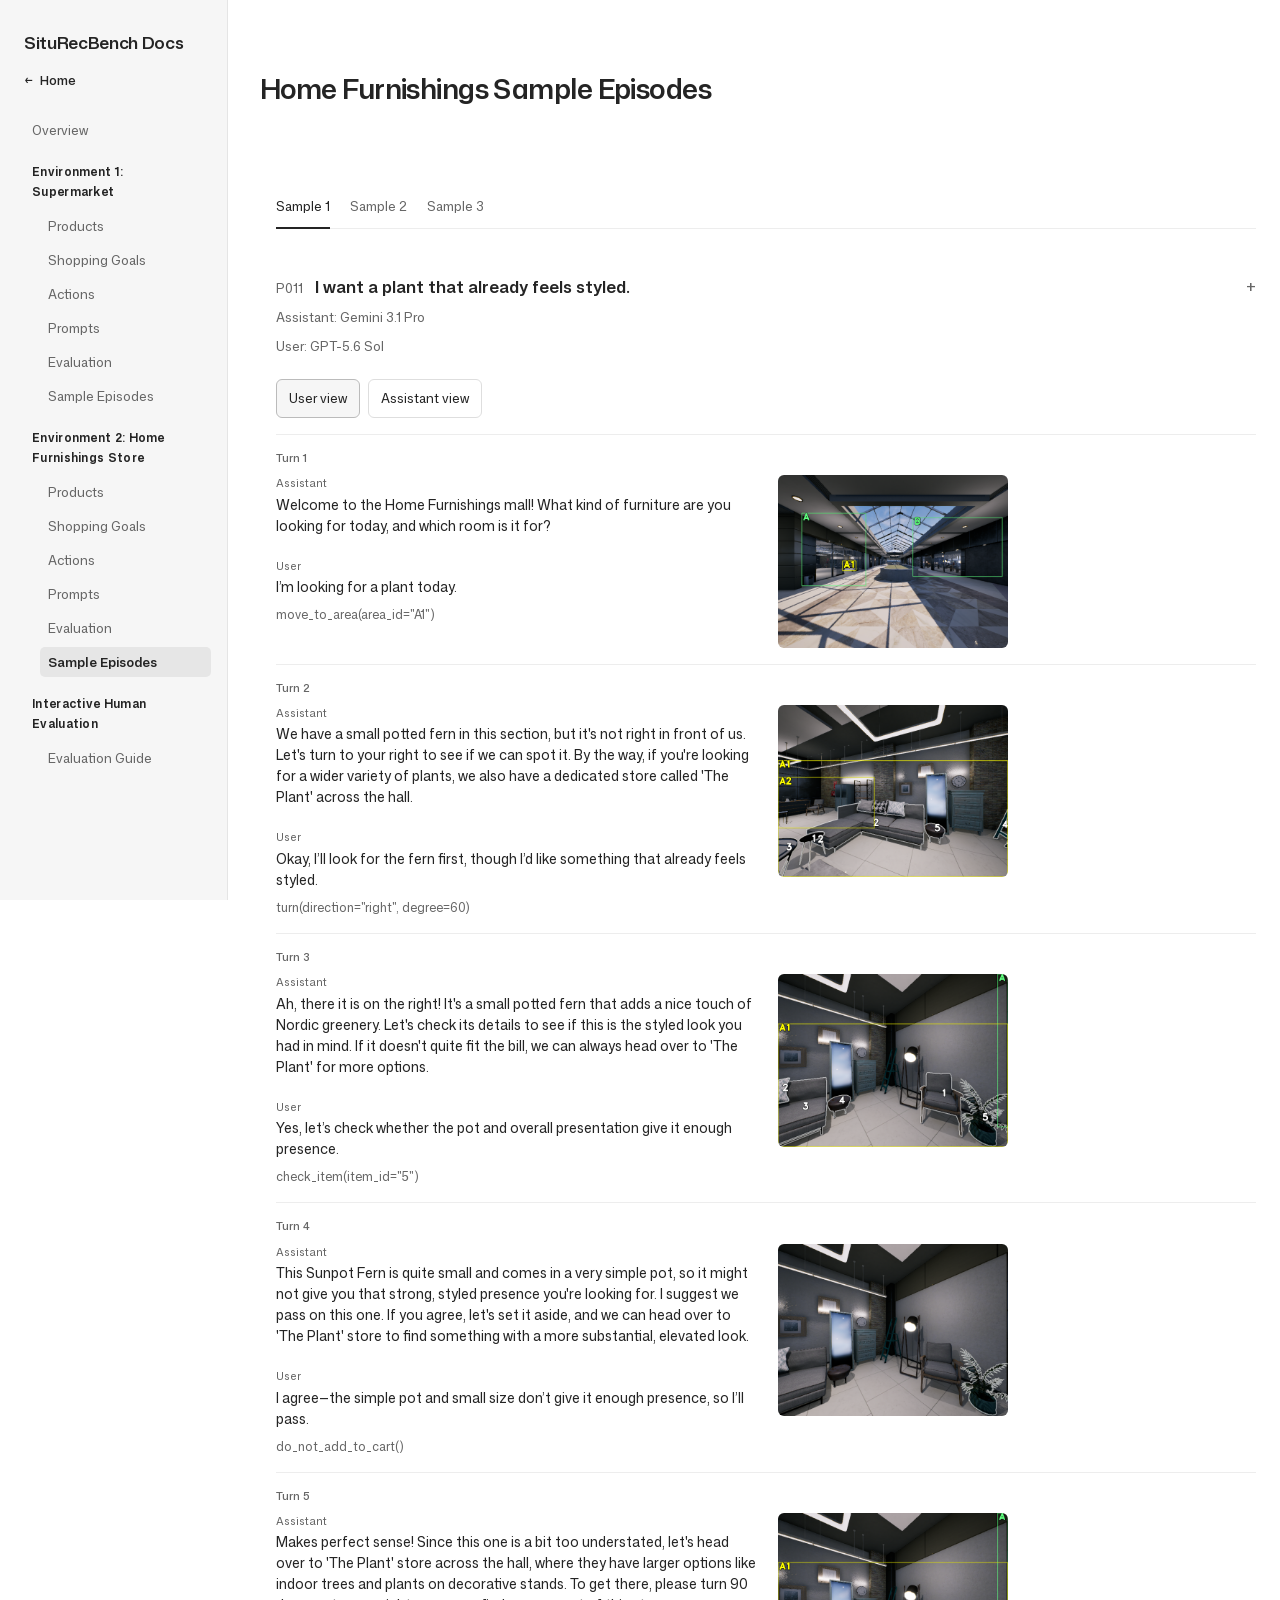
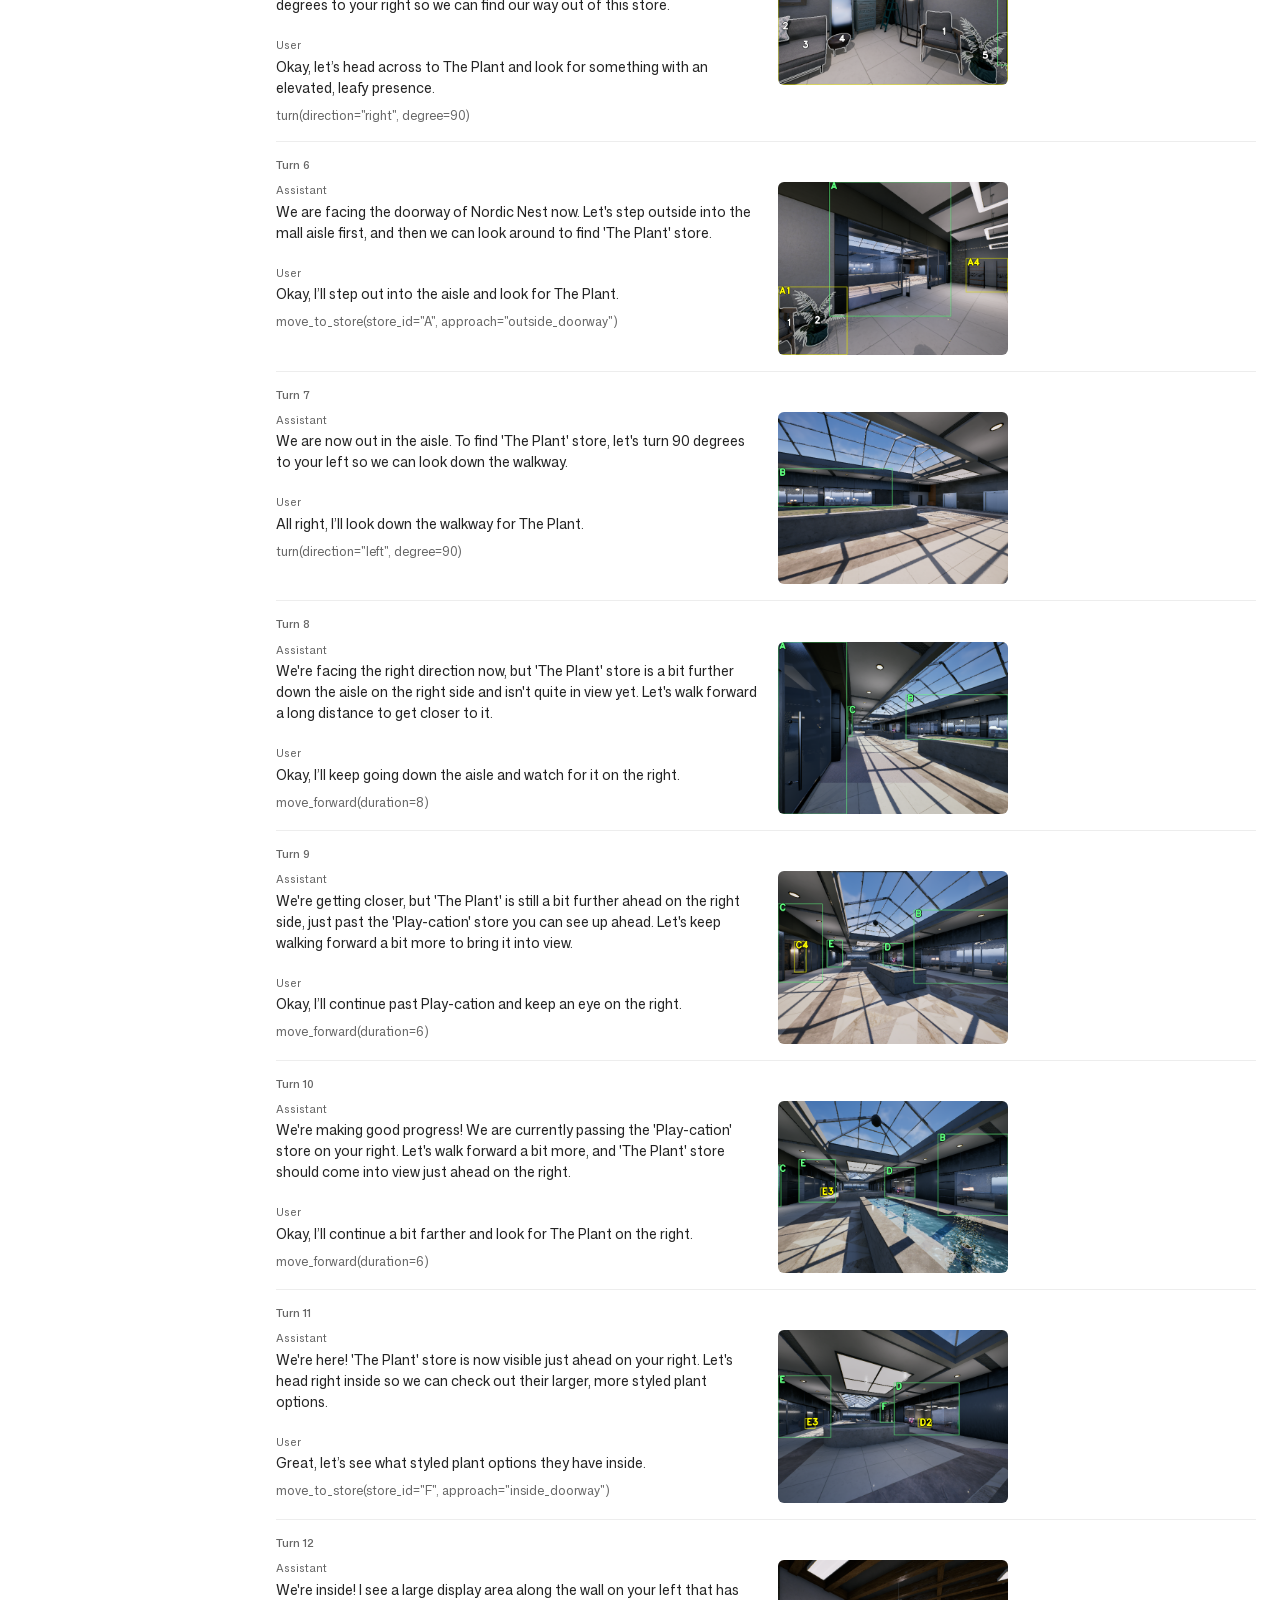
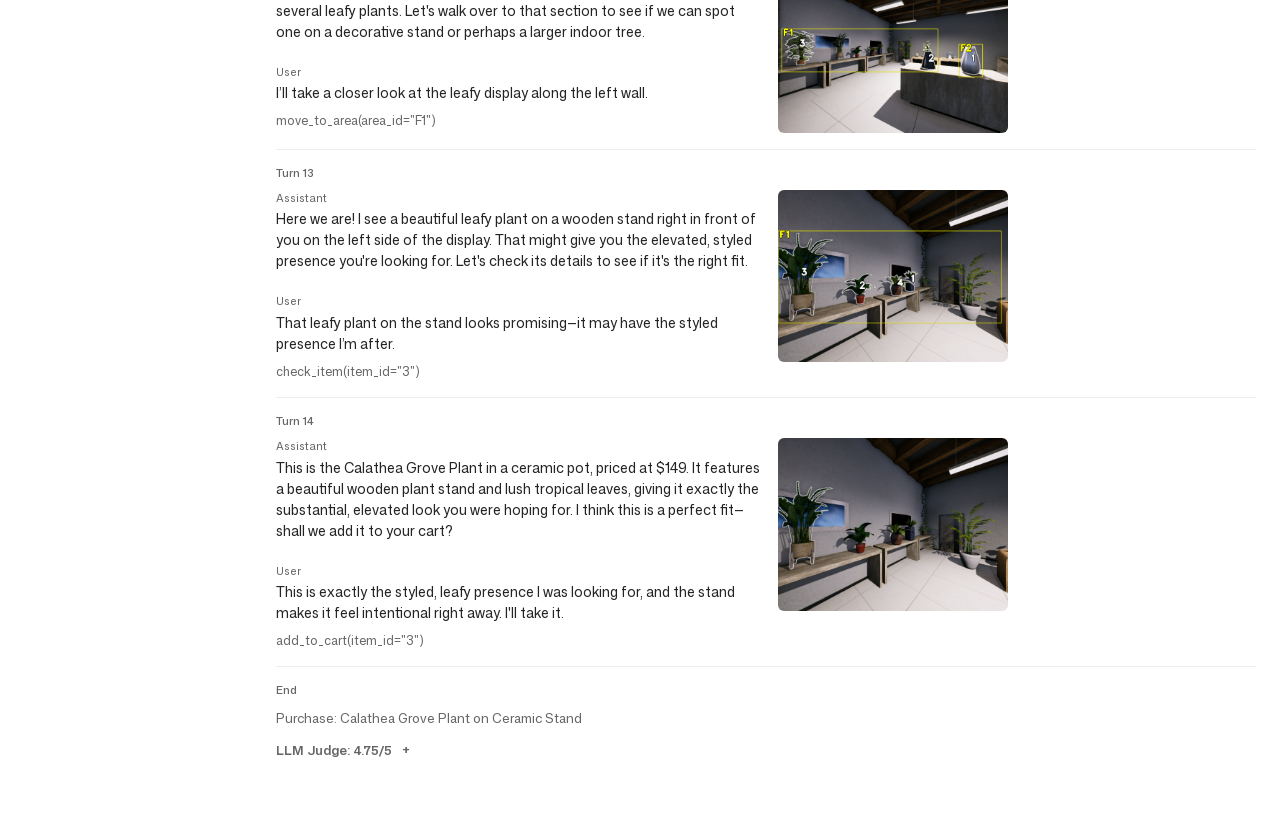
<file: SituRecBench/details_pages/furniture_sample_episodes.html>
<!doctype html>
<html lang="en">
<head>
<meta charset="utf-8">
<meta name="viewport" content="width=device-width, initial-scale=1">
<title>Home Furnishings Sample Episodes</title>
<link rel="preload" href="../assets/fonts/mona-sans/MonaSansVF.woff2" as="font" type="font/woff2" crossorigin="anonymous">
<link rel="stylesheet" href="../assets/fonts/mona-sans/fonts.css">

<style data-details-shared>
:root {
  --anchor-offset:24px;
  --content-width:840px;
  --data-width:1040px;
  --bg:#ffffff;
  --panel:#ffffff;
  --paper:#f6f6f6;
  --ink:#242424;
  --muted:#666666;
  --line:#363636;
  --soft-line:#dedede;
  --accent:#555555;
  --hover:#f2f2f2;
  --frame-line:rgba(36,36,36,.10);
  --strong-line:rgba(36,36,36,.20);
  --frame:1px solid var(--frame-line);
  --divider:1px solid rgba(36,36,36,.08);
  --radius:10px;
  --radius-sm:6px;
  --shadow:0 8px 24px rgba(0,0,0,.05);
  --shadow-soft:none;
  --fs-body:15px;
  --fs-sm:14px;
  --docs-nav-size:13px;
  --docs-nav-line:20px;
  --docs-brand-size:17px;
  --docs-nav-row-padding:5px;
  --docs-nav-item-gap:4px;
  --docs-nav-group-gap:12px;
  --docs-top-space:29.3px;
  --docs-brand-line:26px;
  --docs-brand-gap:16px;
  --docs-home-line:19.6px;
  --docs-home-gap:24px;
  --docs-main-top:calc(var(--docs-top-space) + var(--docs-brand-line) + var(--docs-brand-gap));
}
* { box-sizing:border-box; scrollbar-width:none; }
*::-webkit-scrollbar { display:none; }
button, input, select, textarea, pre, code, kbd, samp { font-family:var(--font-family); }
html { scroll-behavior:auto; background:var(--bg); }
body { position:relative; isolation:isolate; margin:0; color:var(--ink); background:var(--bg); font-family:var(--font-family); font-size:var(--fs-body); line-height:1.65; text-rendering:optimizeLegibility; -webkit-font-smoothing:antialiased; }
body.details-document { display:grid; grid-template-columns:204px minmax(0, 1fr) 144px; column-gap:32px; align-items:start; align-content:start; min-height:100dvh; padding:0 24px; }
body.product-document, body.shopping-goals-document { --content-width:var(--data-width); }
button, input, select { font:inherit; }
a:focus-visible, button:focus-visible, input:focus-visible, select:focus-visible, summary:focus-visible { outline:2px solid var(--accent); outline-offset:4px; }
[hidden] { display:none !important; }
main :is(h1,h2,h3)[id], main section[id] { scroll-margin-top:var(--anchor-offset, 108px); }
a { color:inherit; text-decoration:none; }
.skip-link { position:fixed; top:12px; left:24px; z-index:100; padding:10px 14px; border-radius:var(--radius-sm); background:var(--ink); color:var(--panel); transform:translateY(-200%); }
.skip-link:focus { transform:none; }
.docs-sidebar { display:block; grid-column:1; grid-row:1 / span 2; position:sticky; top:0; z-index:30; width:calc(100% + 24px); min-width:0; height:100dvh; min-height:0; margin-left:-24px; padding:var(--docs-top-space) 16px var(--docs-top-space) 24px; overflow-x:hidden; overflow-y:auto; overscroll-behavior:contain; border-right:var(--divider); background:var(--paper); font-family:var(--font-family); font-size:var(--docs-nav-size); line-height:var(--docs-nav-line); }
.docs-sidebar-header { align-self:start; min-width:0; }
.docs-brand { display:inline-block; margin-bottom:var(--docs-brand-gap); color:var(--ink); font-size:var(--docs-brand-size); font-weight:600; line-height:var(--docs-brand-line); letter-spacing:-.02em; white-space:nowrap; }
.docs-brand span { color:inherit; font-weight:inherit; }
.docs-navigation { margin:0; padding:0; border:0; background:transparent; }
.docs-tree { display:grid; gap:var(--docs-nav-group-gap); font-size:var(--docs-nav-size); line-height:var(--docs-nav-line); }
.docs-tree ul { margin:0; padding:0; list-style:none; }
.docs-overview .docs-page-link { font-weight:400; }
.docs-group { margin:0; }
.docs-scene { margin:0; }
.docs-scene + .docs-scene { margin-top:var(--docs-nav-group-gap); }
.docs-scene > .docs-scene-label { display:flex; align-items:center; justify-content:flex-start; gap:0; margin:0; padding:var(--docs-nav-row-padding) 8px; color:var(--ink); font-size:12px; font-weight:650; line-height:inherit; letter-spacing:.025em; }
.docs-scene ul { padding:var(--docs-nav-item-gap) 0 0 16px; }
.docs-tree li + li { margin-top:0; }
.docs-scene li + li { margin-top:var(--docs-nav-item-gap); }
.docs-page-link { display:block; padding:var(--docs-nav-row-padding) 8px; border-radius:5px; color:var(--muted); font-size:inherit; font-weight:400; line-height:inherit; overflow-wrap:anywhere; transition:color 80ms ease, background 80ms ease; }
.docs-page-link:hover { color:var(--ink); background:var(--hover); text-decoration:none; }
.docs-page-link[aria-current="page"] { color:var(--ink); background:#e6e6e6; font-weight:600; }
.docs-home { display:flex; align-items:center; gap:7px; width:fit-content; margin:0 0 var(--docs-home-gap); color:var(--ink); font-size:13px; font-weight:500; line-height:var(--docs-home-line); }
.docs-home:hover { color:var(--ink); }
.docs-sidebar a:focus-visible { outline-offset:-2px; }
@media (min-width:901px) and (max-height:760px) {
  .docs-sidebar { --docs-nav-row-padding:4px; --docs-nav-item-gap:5px; --docs-nav-group-gap:10px; --docs-home-gap:20px; }
}
@media (min-width:901px) and (max-height:680px) {
  .docs-sidebar { --docs-nav-row-padding:2px; --docs-nav-item-gap:2px; --docs-nav-group-gap:9px; --docs-home-gap:16px; }
}
.page-wrap { grid-column:2; grid-row:1; width:100%; min-width:0; max-width:var(--content-width); padding:0; margin:var(--docs-main-top) auto 64px; scroll-margin-top:24px; }
.overview-document .page-wrap { grid-column:2 / -1; grid-row:1; }
.page-wrap :where(div, section, article, header, details, pre) { min-width:0; }
.page-wrap :where(code, h1, h2, h3, summary, .api-group-note) { overflow-wrap:anywhere; }
.page-content, .hero, .stack, .profile-list, .api-compact, .api-card-body, .api-group, .run-command { grid-template-columns:minmax(0, 1fr); }
.product-page-shell { --content-width:var(--data-width); }
.page-content { min-width:0; display:grid; gap:28px; }
.section-nav { grid-column:3; grid-row:1; position:sticky; top:0; display:flex; align-items:center; height:100dvh; min-width:0; max-width:100%; }
.floating-rail { width:100%; min-width:0; max-width:100%; max-height:calc(100dvh - 96px); padding:0; overflow:auto; border:0; background:transparent; box-shadow:none; }
.floating-rail-links { display:grid; gap:8px; }
.floating-rail-heading { margin:0 0 12px; color:var(--muted); font-size:12px; font-weight:600; text-align:right; }
.floating-rail a { min-height:36px; display:flex; align-items:center; justify-content:flex-end; padding:4px 0; color:#767676; font-size:12px; font-weight:400; line-height:1.4; text-align:right; overflow-wrap:anywhere; opacity:1; transition:font-size 80ms ease, color 80ms ease; }
.floating-rail a:hover, .floating-rail a:focus-visible, .floating-rail a.active { color:var(--line); font-size:12.5px; }
.floating-rail a:focus-visible { outline-offset:-2px; }
.page-tools { display:none; align-items:center; justify-content:flex-end; }
.page-wrap > .page-tools { display:none; margin-bottom:16px; }
.page-tools .section-menu > summary { display:inline-flex; align-items:center; gap:0; width:fit-content; margin:0; padding:0; border:0; background:transparent; color:var(--muted); font-size:12px; font-weight:400; line-height:1.65; text-decoration:none; }
.page-tools .section-menu > summary:hover { color:var(--ink); text-decoration:underline; text-underline-offset:3px; }
.page-tools .section-menu { position:relative; display:none; flex:none; margin:0; padding:0; border:0; }
.section-menu > summary { list-style:none; }
.section-menu > summary::-webkit-details-marker { display:none; }
.section-menu-slot { position:absolute; z-index:45; top:calc(100% + 10px); right:0; width:min(320px, calc(100vw - 40px)); padding:10px 14px; border:var(--frame); border-radius:6px; background:var(--bg); box-shadow:0 6px 20px rgba(0,0,0,.06); }
.section-menu-slot .floating-rail { max-height:min(55dvh, 360px); overflow-y:auto; }
.section-menu-slot .floating-rail-links { display:grid; gap:2px; }
.section-menu-slot .floating-rail-heading { margin-bottom:6px; text-align:left; }
.section-menu-slot .floating-rail a { justify-content:flex-start; min-height:32px; padding:6px 0; text-align:left; white-space:normal; opacity:1; color:var(--muted); }
.section-menu-slot .floating-rail a.active { color:var(--ink); }
.hero { display:grid; gap:12px; padding:12px 0 24px; border-bottom:var(--divider); }
.overview-document .hero { gap:8px; padding:0; border-bottom:0; }
.overview-document .page-content { gap:28px; }
.overview-document .section-heading { margin-top:0; }
.overview-document .stack { gap:8px; }
.overview-directory { display:grid; gap:32px; }
body.details-document.overview-document main.page-wrap .overview-directory > section { display:grid; gap:16px; min-width:0; }
.overview-directory h2 { margin:0; }
.overview-links { display:flex; flex-wrap:wrap; gap:16px 12px; margin-left:var(--docs-content-indent); }
.overview-directory .overview-button { display:inline-flex; align-items:center; justify-content:center; justify-self:start; min-height:42px; min-width:136px; max-width:100%; padding:10px 16px; border:0; border-radius:6px; background:var(--paper); color:var(--ink); font-size:13px; font-weight:500; line-height:1.6; text-decoration:none; transition:background 80ms ease; }
.overview-directory .overview-button:hover { background:#ebebeb; }
.overview-directory .overview-button:focus-visible { outline:2px solid var(--accent); outline-offset:3px; }
.overview-human-link .overview-button { margin-left:var(--docs-content-indent); }
.hero p, .muted { margin:0; color:var(--muted); }
.hero > p { max-width:68ch; }
.hero > p:first-child { color:var(--accent); font-size:14px; font-weight:600; }
.section-heading { display:grid; gap:6px; margin-top:8px; }
.section-heading p { margin:0; color:var(--accent); font-size:14px; }
.section-heading h2 { margin:0; }
.hero h1 { margin:0; max-width:26ch; font-size:30px; font-weight:600; line-height:1.2; letter-spacing:-.02em; text-wrap:balance; }
.page-grid { display:grid; grid-template-columns:minmax(0, 1fr); gap:0; margin-top:0; }
.page-button { display:grid; grid-template-columns:136px minmax(0, 1fr); align-items:baseline; gap:20px; margin:0 -8px; padding:10px 8px; border:0; border-radius:4px; background:transparent; box-shadow:none; transition:background 80ms ease; }
.page-button:hover { background:var(--paper); }
.page-button strong { font-size:15px; font-weight:600; }
.page-button:hover strong { text-decoration:underline; text-underline-offset:3px; }
.page-button span { color:var(--muted); font-size:14px; line-height:1.6; }
.panel { min-width:0; padding:8px 0; border:0; border-radius:0; background:transparent; box-shadow:none; }
.stack { min-width:0; display:grid; gap:16px; }
.two-col { display:grid; grid-template-columns:repeat(2, minmax(0, 1fr)); gap:28px; align-items:start; }
h2 { margin:0 0 12px; font-size:24px; font-weight:600; line-height:1.3; letter-spacing:-.015em; }
h3 { margin:18px 0 10px; font-size:16px; font-weight:600; line-height:1.4; }
pre { margin:0; padding:18px; max-width:100%; max-height:520px; overflow:auto; border:0; border-radius:var(--radius-sm); background:var(--paper); white-space:pre-wrap; overflow-wrap:anywhere; font:14px/1.7 var(--font-family); }
details { border:0; border-radius:0; background:transparent; }
summary { padding:14px 0; cursor:pointer; font-weight:600; }
details[open] > pre { max-height:none; overflow:auto; }
.shopping-goals-page { display:grid; gap:0; min-width:0; }
.shopping-goals-header { display:grid; gap:12px; padding:8px 0 40px; }
.shopping-goals-header h1 { margin:0; color:var(--ink); font-size:30px; line-height:1.2; font-weight:600; letter-spacing:-.6px; }
.shopping-goals-header p { margin:0; color:var(--muted); font-size:15px; line-height:1.65; }
.shopping-goals-page .profile-list { display:grid; grid-template-columns:minmax(0, 1fr); gap:48px; }
.profile-group { display:grid; grid-template-columns:repeat(2, minmax(0, 1fr)); grid-template-rows:repeat(2, auto); gap:64px; min-height:calc(100dvh - 48px); padding:40px 0; align-content:space-around; align-items:start; }
.profile-group-single { min-height:0; grid-template-rows:auto; align-items:start; }
.profile-shopping-goals { display:grid; min-width:0; gap:16px; padding:20px; border:0; border-radius:var(--radius); background:var(--paper); box-shadow:none; }
.profile-json > summary, .shopping_goal-json > summary { display:grid; grid-template-columns:minmax(0, 1fr); align-items:start; gap:6px; padding:0; color:var(--ink); font-weight:400; list-style:none; }
.profile-json > summary::-webkit-details-marker, .shopping_goal-json > summary::-webkit-details-marker { display:none; }
.profile-json h3 { display:flex; align-items:baseline; gap:10px; margin:0; font-weight:400; }
.profile-number, .shopping_goal-number { flex-shrink:0; color:var(--muted); font-size:12px; font-weight:400; line-height:1.65; font-variant-numeric:tabular-nums; }
.profile-number { text-transform:uppercase; }
.profile-name { color:var(--ink); font-size:15px; font-weight:600; line-height:1.5; overflow-wrap:anywhere; }
.profile-json pre, .shopping_goal-json pre { margin-top:12px; padding:14px; border:0; background:var(--paper); font-size:14px; }
.shopping-goals-page summary:focus-visible { outline:2px solid var(--accent); outline-offset:3px; }
.json-label { color:var(--ink); font-size:14px; font-weight:600; }
.shopping_goal-row { display:grid; grid-template-columns:repeat(2, minmax(0, 1fr)); gap:16px; align-items:stretch; }
.shopping_goal-card { min-width:0; min-height:136px; padding:20px; background:var(--bg); border:1px solid #efefef; border-radius:var(--radius-sm); }
.shopping_goal-json > summary { gap:8px; }
.shopping_goal-number { grid-column:1; }
.shopping_goal-text { grid-column:1 / -1; color:var(--ink); font-size:14px; font-weight:600; line-height:1.75; overflow-wrap:anywhere; }
.actions-page { display:grid; gap:32px; }
.actions-header, .actions-section-heading { display:grid; gap:12px; }
.actions-section-heading { display:flex; flex-wrap:wrap; align-items:baseline; gap:4px 12px; }
.actions-header { padding:8px 0 0; }
.actions-header h1 { margin:0; font-size:30px; line-height:1.2; font-weight:600; letter-spacing:-.6px; }
.actions-header p, .actions-section-heading p { margin:0; color:var(--muted); font-size:15px; }
.actions-section { display:grid; gap:20px; }
.actions-section-heading h2 { margin:0; font-size:16px; font-weight:600; line-height:1.5; }
.actions-section-heading p { font-size:13px; line-height:1.5; }
.action-list { min-width:0; margin:0; padding:0; list-style:none; }
.action-entry { min-width:0; }
.action-entry + .action-entry { border-top:var(--divider); }
.action-description { min-width:0; margin:0; color:var(--muted); font-size:14px; font-weight:400; line-height:1.6; overflow-wrap:anywhere; }
.action-description code { font-family:inherit; font-size:inherit; }
.action-name { color:var(--ink); font-weight:600; white-space:nowrap; }
.action-entry > .action-description, .action-call > summary { display:block; width:100%; padding:12px var(--docs-content-indent) 16px; font-size:14px; line-height:1.6; list-style:none; }
.action-entry:first-child > .action-description, .action-entry:first-child .action-call > summary { padding-top:0; }
.action-call > summary::-webkit-details-marker { display:none; }
.action-call-body { display:grid; gap:12px; position:relative; min-width:0; padding:16px calc(2 * var(--docs-content-indent)) 12px; background:#fafafa; }
.action-call-body p { margin:0; color:var(--muted); font-size:14px; }
.action-call-body pre { padding:0; background:transparent; font:13px/1.65 var(--font-family); }
.metric-formula { display:flex; align-items:center; min-width:0; max-width:100%; overflow-x:auto; padding:8px 0; color:var(--ink); font-size:16px; }
.metric-formula math { flex:none; margin:0; }
.metric-fold .action-name { white-space:normal; }
.metric-body p { overflow-wrap:anywhere; }
@media (max-width:600px) { .metric-formula { font-size:14px; } }
.reference-page { display:grid; gap:40px; }
.reference-header { display:grid; gap:12px; padding:8px 0 0; }
.reference-header h1 { margin:0; font-size:30px; line-height:1.2; font-weight:600; letter-spacing:-.6px; }
.reference-header p { margin:0; color:var(--muted); font-size:15px; }
.reference-section { display:grid; gap:20px; }
.reference-section h2 { margin:0; font-size:22px; }
.reference-fold { border-bottom:var(--divider); }
.reference-fold > summary { display:grid; grid-template-columns:180px minmax(0, 1fr); gap:24px; padding:20px 0; list-style:none; }
.reference-fold > summary::-webkit-details-marker { display:none; }
.reference-name { color:var(--ink); font-size:15px; font-weight:600; line-height:1.7; }
.reference-description { color:var(--muted); font-size:14px; font-weight:400; line-height:1.7; }
.reference-fold-body { display:grid; gap:16px; padding:0 0 24px; }
.reference-fold-body pre { font-size:13px; }
.reference-table { width:100%; table-layout:fixed; border-collapse:collapse; text-align:left; }
.reference-name-column { width:204px; }
.reference-table th, .reference-table td { padding:18px 0; border-bottom:var(--divider); vertical-align:top; font-size:14px; line-height:1.7; overflow-wrap:anywhere; }
.reference-table th { padding-right:24px; font-size:15px; font-weight:600; }
.reference-table thead th { padding-top:0; padding-bottom:12px; color:var(--muted); font-size:12px; font-weight:500; }
.reference-section > p { margin:0; color:var(--muted); font-size:14px; }
.prompt-roles { --prompt-indent:16px; display:grid; gap:32px; }
.prompt-roles > .prompt-role { display:grid; gap:12px; min-width:0; padding:0; border:0; }
.prompt-roles > .reference-fold > .reference-fold-body { padding:0; background:transparent; }
.prompt-message-list { display:grid; gap:0; }
.prompt-message + .prompt-message { border-top:var(--divider); }
.prompt-message, .prompt-text { min-width:0; }
.prompt-message-body, .prompt-system-parts { display:grid; gap:12px; min-width:0; }
.prompt-message-body { position:relative; padding:10px calc(2 * var(--prompt-indent)); background:#fafafa; }
.prompt-message-body > span[id], .prompt-long-body > span[id] { position:absolute; top:0; left:0; }
.prompt-message pre { margin:0; }
.prompt-message > summary span, .prompt-long-content > summary span { color:var(--muted); font-weight:400; }
.prompt-message > summary, .prompt-long-content > summary { padding:6px 0; color:var(--ink); font-size:13px; cursor:pointer; list-style:none; }
.prompt-message > summary { padding:10px var(--prompt-indent); }
.prompt-role-heading { margin:0; padding:0; color:var(--ink); font-size:16px; font-weight:600; line-height:1.5; }
.prompt-long-body { position:relative; min-width:0; padding:8px var(--prompt-indent); background:#f4f4f4; }
.prompt-message pre { background:transparent; border:0; border-radius:0; }
.prompt-long-body > pre { padding:0; }
.prompt-text[data-content-format="json"], .prompt-text[data-content-format="text"] { min-width:0; }
.prompt-text[data-content-format="json"] > pre, .prompt-text[data-content-format="text"] > pre { padding:0; background:transparent; border:0; border-radius:0; }
.prompt-text[data-content-format="json"] > .prompt-fragment > pre, .prompt-text[data-content-format="text"] > .prompt-fragment > pre { padding:0; background:transparent; border:0; border-radius:0; }
.prompt-text > details[data-template-token] > summary { color:var(--ink); font-weight:400; text-decoration:none; }
.prompt-text > details[data-template-token] > summary > code { padding:2px 5px; border-radius:3px; background:#ededed; font:12px/1.7 ui-monospace, SFMono-Regular, Consolas, "Liberation Mono", monospace; overflow-wrap:anywhere; box-decoration-break:clone; -webkit-box-decoration-break:clone; }
.prompt-image-sample { display:block; width:auto; max-width:100%; height:auto; margin:0 0 12px; }
.prompt-markdown { min-width:0; font-size:14px; line-height:1.7; overflow-wrap:anywhere; }
.prompt-markdown p { margin:0 0 12px; }
body.details-document main.page-wrap .prompt-markdown :is(h1,h2,h3,h4,h5,h6) { margin:18px 0 8px; font-size:16px; font-weight:600; line-height:1.5; letter-spacing:normal; }
.prompt-markdown :is(ul,ol) { margin:0 0 12px; padding-left:22px; }
.prompt-markdown li { margin:4px 0; }
.prompt-markdown li > p { margin:0; }
body.details-document main.page-wrap .prompt-markdown > :first-child { margin-top:0; }
body.details-document main.page-wrap .prompt-markdown > :last-child { margin-bottom:0; }
.prompt-markdown code { font-family:var(--font-family); font-size:inherit; overflow-wrap:anywhere; }
@media (max-width:700px) {
  .prompt-roles { --prompt-indent:12px; }
  .reference-header h1 { font-size:28px; }
  .reference-fold > summary { grid-template-columns:minmax(0, 1fr); gap:6px; padding:16px 0; }
  .reference-name-column { width:34%; }
  .reference-table th { padding-right:16px; font-size:14px; }
}
@media (max-width:700px) {
  .actions-header h1 { font-size:28px; }
}
@media (min-width:901px) and (max-height:760px) {
  .profile-group { padding:24px 0; row-gap:24px; }
  .shopping_goal-card { min-height:116px; padding:16px 20px; }
}
@media (max-width:700px) {
  .shopping-goals-header h1 { font-size:28px; }
  .profile-group { grid-template-columns:minmax(0, 1fr); }
  .profile-shopping-goals { padding:16px; }
  .shopping_goal-card { min-height:124px; padding:16px; }
}
@media (max-width:900px) {
  .profile-group { min-height:0; grid-template-rows:none; gap:48px 32px; padding:16px 0; align-items:start; }
}
.api-lead { display:grid; gap:10px; }
.class-signature, .method-signature, .attribute-signature { margin:0; padding:14px 16px; border:0; border-radius:var(--radius-sm); background:var(--paper); color:var(--ink); font:14px/1.65 var(--font-family); overflow:auto; }
.api-list { display:grid; gap:9px; margin:0; padding:0; list-style:none; }
.api-list li { display:grid; gap:4px; padding:10px 0; border-bottom:var(--divider); }
.api-list li:last-child { border-bottom:0; }
.api-list code, .api-card code { font-family:var(--font-family); font-size:.95em; }
.api-card { display:block; border:0; border-bottom:var(--divider); border-radius:0; background:transparent; box-shadow:none; overflow:visible; }
.api-card > summary { display:grid; gap:8px 16px; padding:20px 0; list-style:none; cursor:pointer; background:transparent; }
.api-card > summary::-webkit-details-marker { display:none; }
.api-card[open] > summary { border-bottom:0; background:transparent; }
.api-summary-head { min-width:0; grid-column:1; color:var(--ink); font-size:16px; font-weight:600; overflow-wrap:anywhere; }
.api-summary-desc { min-width:0; grid-column:1; color:var(--muted); font-size:15px; font-weight:400; line-height:1.6; overflow-wrap:anywhere; }
.api-card:not([open]) .api-summary-desc { display:-webkit-box; -webkit-box-orient:vertical; -webkit-line-clamp:2; line-clamp:2; overflow:hidden; }
.api-card[open] > summary .api-summary-desc { display:none; }
.api-card-body { display:grid; gap:14px; padding:0 0 24px; }
.api-card p { margin:0; }
.api-subhead { margin:4px 0 -4px; color:var(--muted); font-size:13px; font-weight:600; }
.api-card ul { margin:0; padding-left:18px; }
.api-card li { margin:4px 0; }
.api-grid { display:grid; grid-template-columns:repeat(2, minmax(0, 1fr)); gap:16px 32px; align-items:start; }
.api-compact { display:grid; gap:10px; }
.api-group { display:grid; gap:16px; padding-top:16px; border-top:var(--divider); }
.api-group h3 { margin:0; font-size:16px; }
.api-group-note { margin:0; color:var(--muted); font-weight:400; line-height:1.65; }
.human-page { display:grid; gap:28px; font-size:13px; }
.human-page .hero { justify-items:start; text-align:left; }
.human-page .hero h1 { max-width:none; font-size:32px; }
.human-page .human-developer-credit { color:var(--muted); font-size:16px; line-height:1.6; }
.human-developer-credit a { color:#209cee; font-weight:600; white-space:nowrap; }
.human-developer-credit a:hover { color:#1676b7; text-decoration:underline; }
.human-page h2 { margin-bottom:0; font-size:18px; }
.human-page h3 { margin:0; font-size:15px; }
.human-page .stack { gap:12px; }
.human-interface-figure { margin:0; }
.human-interface-placeholder { display:flex; flex-direction:column; align-items:center; justify-content:center; gap:6px; aspect-ratio:16 / 9; padding:20px; border:var(--frame); background:var(--paper); color:var(--muted); text-align:center; }
.human-interface-placeholder span { color:var(--muted); font-size:12px; }
.human-feature-grid { display:grid; grid-template-columns:repeat(3, minmax(0, 1fr)); gap:24px; }
.human-feature { display:grid; align-content:start; gap:8px; padding-top:12px; border-top:var(--divider); }
@media (max-width:600px) {
  .human-feature-grid { grid-template-columns:minmax(0, 1fr); gap:16px; }
}
.api-snapshot > summary { font-size:16px; }
.eval-flow { display:grid; grid-template-columns:repeat(3, minmax(0, 1fr)); gap:28px; }
.eval-flow-item { display:grid; align-content:start; gap:10px; padding:16px 0; border:0; border-top:var(--divider); border-radius:0; background:transparent; box-shadow:none; }
.eval-flow-item b { color:var(--ink); font-size:16px; }
.eval-flow-item span { color:var(--muted); font-weight:400; line-height:1.6; }
.run-plan-stats { display:grid; grid-template-columns:repeat(4, minmax(0, 1fr)); gap:24px; }
.run-plan-stat { display:grid; align-content:start; gap:8px; padding:12px 0; border:0; border-radius:0; background:transparent; box-shadow:none; }
.run-plan-stat b { font-size:24px; font-weight:600; line-height:1.15; }
.run-plan-stat span { color:var(--muted); font-size:14px; font-weight:400; line-height:1.5; }
.run-plan-layout { display:grid; grid-template-columns:minmax(0, 1fr); gap:24px; }
.run-plan-table-wrap { width:100%; min-width:0; max-width:100%; overflow:auto; border:0; border-radius:0; background:var(--panel); box-shadow:none; }
.run-plan-table { min-width:960px; width:100%; border-collapse:collapse; }
.run-plan-table th, .run-plan-table td { padding:14px 12px; border-bottom:var(--divider); vertical-align:top; text-align:left; font-size:14px; line-height:1.6; overflow-wrap:anywhere; }
.run-plan-table th { color:var(--muted); font-size:13px; background:var(--paper); white-space:nowrap; }
.run-plan-table tr:last-child td { border-bottom:0; }
.run-plan-table code, .run-command code { font-family:var(--font-family); font-size:.92em; }
.run-command { display:grid; gap:12px; padding:18px 0; border:0; border-top:var(--divider); border-radius:0; background:transparent; box-shadow:none; }
.run-command strong { font-size:16px; }
.run-command p { margin:0; color:var(--muted); font-weight:400; line-height:1.6; }
.metric-map { width:100%; table-layout:fixed; border-collapse:collapse; border:0; border-radius:0; background:var(--panel); box-shadow:none; }
.metric-map th, .metric-map td { padding:14px 12px; border-bottom:var(--divider); vertical-align:top; text-align:left; font-size:14px; line-height:1.6; overflow-wrap:anywhere; }
.metric-map th { color:var(--muted); font-size:13px; background:var(--paper); }
.metric-map tr:last-child td { border-bottom:0; }
.metric-map code { font-family:var(--font-family); font-size:.92em; }
.metric-list { display:grid; gap:4px; margin:0; padding:0; list-style:none; }
.metric-list li { overflow-wrap:anywhere; }
@media (max-width: 1399px) {
  body.details-document { grid-template-columns:204px minmax(0, 1fr); column-gap:32px; }
  .page-wrap { grid-row:1; }
  .section-nav { display:none; }
  .page-tools, .page-wrap > .page-tools { display:flex; }
  .page-tools .section-menu { display:block; }
}
@media (max-width: 1100px) {
  .two-col, .api-grid, .eval-flow, .run-plan-stats { grid-template-columns:1fr; }
}
@media (max-width: 900px) {
  body.details-document { grid-template-columns:minmax(0, 1fr); column-gap:0; padding:0 20px; }
  .docs-sidebar { display:block; grid-column:1; grid-row:1; position:static; width:100%; height:auto; min-height:0; max-height:none; margin:var(--docs-top-space) 0 0; padding:0 0 16px; overflow:visible; overscroll-behavior:auto; border-right:0; border-bottom:var(--divider); background:var(--bg); }
  .docs-brand { margin-bottom:0; font-size:var(--docs-brand-size); }
  .docs-navigation { margin-top:16px; padding:0; }
  .docs-tree { grid-template-columns:minmax(0, 1fr); padding-top:16px; }
  .docs-home { margin:12px 0 0; }
  .page-wrap { grid-column:1; grid-row:2; margin-top:40px; }
  .overview-document .page-wrap { grid-column:1; grid-row:2; }
  .hero h1 { font-size:28px; }
  .shopping_goal-row { grid-template-columns:1fr; }
  .panel { padding:6px 0; }
}
@media (max-width: 640px) {
  .page-button { grid-template-columns:112px minmax(0, 1fr); gap:16px; }
}
@media (max-width: 560px) {
  h2 { font-size:22px; }
}
@media (max-width: 480px) {
  .docs-tree { grid-template-columns:1fr; }
  .page-button { grid-template-columns:minmax(0, 1fr); gap:4px; }
}
@media (prefers-reduced-motion: reduce) {
  .floating-rail a, .docs-page-link, .page-button { transition:none; }
}
details > summary { list-style:none; }
details > summary::marker { content:""; }
details > summary::-webkit-details-marker { display:none; }

/* Shared Details typography and spacing. Keep this after page-specific styles. */
body.details-document {
  --fs-body:14px;
  --docs-title-size:28px;
  --docs-section-size:18px;
  --docs-section-gap:28px;
  --docs-title-gap:72px;
  --docs-content-indent:16px;
  --docs-table-row-height:97px;
}
body.details-document main.page-wrap { position:relative; width:100%; max-width:none; margin-left:0; margin-right:0; }
body.details-document.overview-document main.page-wrap { grid-column:2; }
body.details-document main.page-wrap h2 { margin:0; }
body.details-document main.page-wrap .profile-list { gap:24px; }
body.details-document main.page-wrap .profile-group { min-height:0; padding:0; gap:24px 20px; grid-template-rows:none; align-content:start; }
body.details-document main.page-wrap .catalog-tools { margin:0; padding:0; gap:0; }
body.details-document main.page-wrap .prompt-roles { gap:28px; }
body.details-document main.page-wrap .prompt-roles > .prompt-role { gap:16px; }
body.details-document main.page-wrap .reference-fold > summary { padding:12px 0; }
body.details-document main.page-wrap :is(.prompt-message > summary, .prompt-long-content > summary, .location-index-panel > summary) { font-size:14px; line-height:1.6; }
body.details-document main.page-wrap .prompt-message > summary { padding-top:12px; padding-bottom:12px; }
@media (max-width:900px) {
  body.details-document.overview-document main.page-wrap { grid-column:1; }
}

body.details-document main.page-wrap :is(.page-content, .reference-page, .actions-page, .human-page, .shopping-goals-page) { row-gap:var(--docs-section-gap); }
body.details-document main.page-wrap.page-content { row-gap:var(--docs-section-gap); }
body.details-document main.page-wrap .docs-page-heading {
  display:grid; gap:12px; padding:0; border:0;
  margin:0 0 calc(var(--docs-title-gap) - var(--docs-section-gap));
}
body.details-document.overview-document main.page-wrap .docs-page-heading {
  margin-bottom:calc(var(--docs-title-gap) - var(--docs-section-gap) + 8px);
}
body.details-document main.page-wrap .docs-page-heading ~ :not(script) {
  margin-left:var(--docs-content-indent);
  width:calc(100% - var(--docs-content-indent));
}
/* Shared hierarchy: indent children once per semantic level, not per layout wrapper. */
body.details-document main.page-wrap :is(.reference-section, .stack, .api-group, .overview-human, .human-feature, .catalog-section, .catalog-subgroup, #reference-snapshots) > :is(h2,h3,h4,h5,h6) ~ :not(h2,h3,h4,h5,h6,script,span[id]),
body.details-document main.page-wrap .reference-fold-body > h3 ~ :is(details, pre, .api-compact),
body.details-document main.page-wrap .page-content details:not(.prompt-message):not(.prompt-long-content):not(.action-call) > :not(summary,script,style),
body.details-document main.page-wrap .api-summary-desc,
body.details-document main.page-wrap .api-lead > .class-signature + p,
body.details-document main.page-wrap .api-card-body > .method-signature + p,
body.details-document main.page-wrap .api-card-body > .api-subhead + ul,
body.details-document main.page-wrap .run-command > strong ~ p,
body.details-document main.page-wrap .catalog-map-key > .catalog-map-title ~ p {
  min-width:0;
  margin-left:var(--docs-content-indent);
  width:calc(100% - var(--docs-content-indent));
}
/* Prompt message and inline sample containers already express these same levels. */
.prompt-roles { --prompt-indent:var(--docs-content-indent); }
body.details-document main.page-wrap :is(.api-card-body, .api-lead) { overflow-wrap:anywhere; }
/* Preserve the map links' existing 8px click padding around the indented text. */
body.details-document main.page-wrap .catalog-map-key > .catalog-map-title ~ a {
  margin-left:calc(var(--docs-content-indent) - 8px);
  width:calc(100% - var(--docs-content-indent) + 16px);
}
@media (max-width:700px) {
  body.details-document main.page-wrap .reference-fold > summary > .reference-description {
    margin-left:var(--docs-content-indent);
    width:calc(100% - var(--docs-content-indent));
  }
}
/* End shared hierarchy. */
body.details-document main.page-wrap h1 {
  margin:0; padding:0; max-width:none; color:var(--ink);
  font-size:var(--docs-title-size); font-weight:600; line-height:1.25;
  letter-spacing:-.02em; text-align:left; text-wrap:wrap;
}
body.details-document main.page-wrap h2 {
  font-size:var(--docs-section-size); font-weight:600; line-height:1.4; letter-spacing:-.015em;
}
body.details-document main.page-wrap h3 { font-size:15px; line-height:1.5; }
body.details-document main.page-wrap :is(.human-page, .human-developer-credit, .api-group-note, .shopping_goal-text, .reference-description, .catalog-location) { font-size:14px; line-height:1.65; }
body.details-document main.page-wrap .reference-name { font-size:15px; line-height:1.5; }
body.details-document main.page-wrap :is(.reference-section, .actions-section, .stack) { gap:16px; }
body.details-document main.page-wrap .catalog-section { margin-top:0; }
body.details-document main.page-wrap .catalog-section > h2 { margin-bottom:16px; padding-bottom:0; border-bottom:0; }
body.details-document main.page-wrap .profile-group:first-child { padding-top:0; }
body.details-document main.page-wrap .catalog-map { display:grid; grid-template-columns:minmax(320px,max-content) minmax(0,1fr); align-items:start; gap:48px; padding:0; }
body.details-document main.page-wrap .catalog-map-key a { text-decoration:none; text-underline-offset:3px; border-radius:0; background:transparent; }
body.details-document main.page-wrap .catalog-map-key a:is(:hover,:focus-visible) { text-decoration:underline; background:transparent; }
body.details-document main.page-wrap .catalog-map-key a code { color:inherit; }
body.details-document main.page-wrap .catalog-map-image { width:auto; max-width:100%; justify-self:start; object-position:left top; }
body.details-document main.page-wrap .catalog-map-image-supermarket { height:220px; }
body.details-document main.page-wrap .catalog-card .catalog-name { font-size:15px; line-height:1.5; }
body.details-document main.page-wrap :is(.catalog-badge, .catalog-price, .catalog-map-title, .catalog-map-note, .profile-number, .shopping_goal-number) { font-size:13px; }
body.details-document main.page-wrap table { font-size:14px; line-height:1.6; }
body.details-document main.page-wrap table tbody tr { height:var(--docs-table-row-height); }
body.details-document main.page-wrap table :is(th, td) { padding:12px 16px; font-size:14px; line-height:1.6; vertical-align:top; }
body.details-document main.page-wrap table tr > :first-child { padding-left:0; }
body.details-document main.page-wrap table tr > :last-child { padding-right:0; }
body.details-document main.page-wrap table thead th { padding-top:0; padding-bottom:12px; font-size:13px; font-weight:500; color:var(--muted); }
body.details-document main.page-wrap table h3 { font-size:14px; line-height:1.6; }
body.details-document main.page-wrap :is(.reference-fold-body pre, .action-call-body pre, .catalog-data pre, .profile-json pre, .shopping_goal-json pre) { font-size:13px; line-height:1.65; }
body.details-document main.page-wrap > .page-tools,
body.details-document main.page-wrap .docs-page-heading > .page-tools { position:absolute; top:6px; right:0; margin:0; z-index:10; }
@media (max-width:1399px) {
  body.details-document:not(.overview-document) main.page-wrap h1 { padding-right:76px; }
}
@media (max-width:900px) {
  body.details-document { --docs-top-space:24.7px; --docs-title-size:26px; --docs-title-gap:64px; --docs-section-gap:24px; --docs-table-row-height:141px; }
}
@media (max-width:700px) {
  body.details-document main.page-wrap .catalog-map { grid-template-columns:minmax(0,1fr); gap:16px; }
}
@media (max-width:600px) {
  body.details-document main.page-wrap .catalog-map-image-supermarket { height:190px; }
  body.details-document main.page-wrap table :is(th, td) { padding-left:10px; padding-right:10px; }
  body.details-document main.page-wrap table tr > :first-child { padding-left:0; }
  body.details-document main.page-wrap table tr > :last-child { padding-right:0; }
}
/* Shared vertical rhythm: section 24, child 12, supporting text 8. */
body.details-document {
  --docs-section-gap:24px;
  --docs-child-gap:12px;
  --docs-detail-gap:8px;
  --docs-row-space:12px;
}
body.details-document main.page-wrap .page-content :is(h2,h3,h4,h5,h6):not(.prompt-markdown *) { margin-top:0; margin-bottom:0; }
body.details-document main.page-wrap .page-content :is(.reference-section, .actions-section, .stack, .api-group, .api-lead, .api-card-body, .reference-fold-body, .action-call-body, .profile-shopping-goals, .prompt-role, .prompt-message-body, .prompt-system-parts, .run-command, .human-feature, .overview-human) { row-gap:var(--docs-child-gap); }
body.details-document main.page-wrap .page-content :is(.stack, .reference-fold-body, .human-feature) > p { margin-top:0; margin-bottom:0; }
body.details-document main.page-wrap .page-content :is(.api-compact, .run-plan-layout, .api-list) { row-gap:0; }
body.details-document main.page-wrap .page-content .api-list > li { padding-top:var(--docs-row-space); padding-bottom:var(--docs-row-space); row-gap:var(--docs-detail-gap); }
body.details-document main.page-wrap .page-content .api-group { padding-top:var(--docs-row-space); }
body.details-document main.page-wrap .page-content :is(.two-col, .api-grid, .eval-flow, .human-feature-grid) { row-gap:var(--docs-section-gap); }
body.details-document main.page-wrap .page-content :is(.reference-fold-body, .api-card-body) { padding-top:0; padding-bottom:var(--docs-row-space); }
body.details-document main.page-wrap .prompt-roles > .prompt-role > .reference-fold-body { padding:0; }
body.details-document main.page-wrap .page-content :is(.reference-fold, .api-card, .api-snapshot, .prompt-message) > summary { padding-top:var(--docs-row-space); padding-bottom:var(--docs-row-space); }
body.details-document main.page-wrap .page-content .reference-section > div > .reference-fold:first-child > summary,
body.details-document main.page-wrap .page-content .api-compact > .api-card:first-child > summary,
body.details-document main.page-wrap .page-content .reference-fold-body > h3 + .api-card > summary,
body.details-document main.page-wrap .page-content .prompt-message-list > .prompt-message:first-child > summary { padding-top:0; }
body.details-document main.page-wrap .page-content :is(.api-card, .reference-fold) > summary { row-gap:var(--docs-detail-gap); }
body.details-document main.page-wrap .page-content .api-subhead { margin-top:0; margin-bottom:0; }
body.details-document main.page-wrap .page-content .actions-section { row-gap:20px; }
body.details-document main.page-wrap .page-content :is(.prompt-message-body, .run-command) { padding-top:var(--docs-row-space); padding-bottom:var(--docs-row-space); }
body.details-document main.page-wrap .page-content :is(.profile-shopping-goals, .shopping_goal-card) { padding:24px; }
@media (max-width:700px) {
  body.details-document main.page-wrap .page-content :is(.profile-shopping-goals, .shopping_goal-card) { padding:20px; }
}
body.details-document main.page-wrap .page-content .prompt-long-body { padding-top:var(--docs-row-space); padding-bottom:var(--docs-row-space); }
body.details-document main.page-wrap .page-content .prompt-long-content > summary { padding-top:var(--docs-detail-gap); padding-bottom:var(--docs-detail-gap); }
body.details-document main.page-wrap .page-content .prompt-roles { row-gap:var(--docs-section-gap); }
body.details-document main.page-wrap .page-content .shopping_goal-row {
  grid-template-columns:repeat(2,minmax(0,1fr));
  gap:var(--docs-section-gap);
}
body.details-document main.page-wrap .page-content .profile-shopping-goals { width:100%; max-width:1172px; }
body.details-document main.page-wrap .page-content .shopping_goal-json > summary { row-gap:var(--docs-detail-gap); }
body.details-document main.page-wrap .page-content :is(.profile-json, .shopping_goal-json) > pre { margin-top:var(--docs-child-gap); }
body.details-document main.page-wrap .page-content .catalog-section > h2 { margin-bottom:var(--docs-child-gap); }
body.details-document main.page-wrap .page-content .catalog-subgroup { margin-bottom:0; }
body.details-document main.page-wrap .page-content .catalog-info { padding-top:var(--docs-child-gap); row-gap:var(--docs-detail-gap); }
body.details-document main.page-wrap .page-content .catalog-map-note { margin-top:0; padding:6px 0; color:var(--ink); font-size:14px; line-height:1.5; }
body.details-document main.page-wrap .page-content .run-plan-stat { padding-top:0; padding-bottom:0; row-gap:var(--docs-detail-gap); }
body.details-document main.page-wrap .page-content .prompt-markdown :is(h1,h2,h3,h4,h5,h6) { margin-top:16px; margin-bottom:12px; }
body.details-document main.page-wrap .page-content .prompt-markdown > :first-child { margin-top:0; }
body.details-document main.page-wrap .page-content .prompt-markdown > :last-child { margin-bottom:0; }
body.details-document main.page-wrap .page-content .prompt-markdown > :is(h1,h2,h3,h4,h5,h6):last-child { margin-bottom:12px; }
body.details-document main.page-wrap .page-content .prompt-roles > .prompt-role { row-gap:20px; }
body.details-document main.page-wrap .page-content .prompt-message > summary { padding-bottom:16px; }
body.details-document main.page-wrap .page-content :is(.prompt-message-body, .prompt-long-body) { padding-top:16px; }
body.details-document main.page-wrap .page-content .prompt-long-content > summary { padding-bottom:12px; }
body.details-document main.page-wrap .shopping_goal-meta {
  display:flex; flex-direction:column; align-items:flex-start; gap:5px; min-width:0;
  grid-column:1 / -1; margin-left:0; width:100%;
  color:var(--muted); font-size:13px; font-weight:400; line-height:1.4;
}
body.details-document main.page-wrap .profile-group {
  grid-template-columns:minmax(0,1fr); grid-template-rows:auto; min-height:0; align-content:start;
}
@media (max-width:700px) {
  body.details-document main.page-wrap .page-content .shopping_goal-row { grid-template-columns:minmax(0,1fr); }
}
body.details-document main.page-wrap .disclosure-preview { position:relative; min-width:0; }
body.details-document main.page-wrap .profile-heading,
body.details-document main.page-wrap .shopping_goal-heading { margin:0; padding-right:88px; }
body.details-document main.page-wrap .profile-heading { display:flex; align-items:baseline; gap:10px; font-weight:400; }
body.details-document main.page-wrap .shopping_goal-heading { display:flex; align-items:baseline; gap:8px; }
body.details-document main.page-wrap .shopping_goal-heading { min-height:var(--goal-heading-height,0px); }
body.details-document main.page-wrap .profile-heading { min-height:var(--goal-profile-height,0px); }
body.details-document main.page-wrap .shopping_goal-field { display:block; width:100%; min-width:0; }
body.details-document main.page-wrap .shopping_goal-heading > .shopping_goal-text { min-width:0; }
body.details-document main.page-wrap .disclosure-preview > .shopping_goal-meta { margin-top:var(--docs-detail-gap); }
body.details-document main.page-wrap .disclosure-toggle {
  position:absolute; top:0; right:0; display:block;
  width:fit-content; padding:0; color:#707070; font-size:12px; font-weight:400; line-height:23px;
  text-decoration:none; text-underline-offset:3px;
}
body.details-document main.page-wrap .disclosure-toggle:is(:hover,:focus-visible) { color:var(--ink); text-decoration:underline; }
body.details-document main.page-wrap .disclosure-hint {
  display:inline-block; margin-left:10px; color:#707070;
  appearance:none; border:0; padding:0; background:transparent; cursor:pointer;
  font-family:inherit; font-size:12px; font-weight:400; line-height:1.6;
  text-decoration:none; text-underline-offset:3px; white-space:nowrap;
}
body.details-document main.page-wrap .disclosure-hint:is(:hover,:focus-visible) { color:var(--ink); text-decoration:underline; }
body.details-document main.page-wrap .page-content summary:not(.disclosure-toggle) { cursor:default; text-decoration:none; }
body.details-document main.page-wrap :is(.reference-fold, .api-card) > summary { position:relative; padding-right:50px; }
body.details-document main.page-wrap :is(.reference-fold, .api-card) > summary > .disclosure-hint { position:absolute; top:var(--docs-row-space); right:0; margin:0; }
body.details-document main.page-wrap .reference-section > div > .reference-fold:first-child > summary > .disclosure-hint,
body.details-document main.page-wrap .api-compact > .api-card:first-child > summary > .disclosure-hint,
body.details-document main.page-wrap .reference-fold-body > h3 + .api-card > summary > .disclosure-hint { top:0; }
details > summary .disclosure-open { display:none; }
details[open] > summary .disclosure-open { display:inline; }
details[open] > summary .disclosure-closed { display:none; }
body.details-document main.page-wrap .shopping_goal-attribute {
  display:inline-block; max-width:100%; padding:2px 6px;
  border-radius:4px; background:var(--paper); overflow-wrap:anywhere;
}
/* End shared vertical rhythm. */
</style>
</head>
<body class="details-document">

<a class="skip-link" href="#main-content">Skip to content</a>
<aside class="docs-sidebar" aria-label="Documentation navigation">
  <div class="docs-sidebar-header">
  <a class="docs-brand" href="../index.html">SituRecBench <span>Docs</span></a>
  <a class="docs-home" href="../index.html"><span aria-hidden="true">←</span> Home</a>
  </div>
  <div class="docs-navigation">
    <nav class="docs-tree" aria-label="Documentation pages">
      <ul class="docs-overview"><li><a class="docs-page-link" href="../details.html">Overview</a></li></ul>
      <div class="docs-group">
        <section class="docs-scene" data-docs-scene="supermarket"><h2 class="docs-scene-label">Environment 1: Supermarket</h2><ul><li><a class="docs-page-link" href="supermarket_products.html">Products</a></li><li><a class="docs-page-link" href="supermarket_shopping_goals.html">Shopping Goals</a></li><li><a class="docs-page-link" href="supermarket_actions.html">Actions</a></li><li><a class="docs-page-link" href="supermarket_prompt.html">Prompts</a></li><li><a class="docs-page-link" href="supermarket_evaluation.html">Evaluation</a></li><li><a class="docs-page-link" href="supermarket_sample_episodes.html">Sample Episodes</a></li></ul></section><section class="docs-scene" data-docs-scene="furniture"><h2 class="docs-scene-label">Environment 2: Home Furnishings Store</h2><ul><li><a class="docs-page-link" href="furniture_products.html">Products</a></li><li><a class="docs-page-link" href="furniture_shopping_goals.html">Shopping Goals</a></li><li><a class="docs-page-link" href="furniture_actions.html">Actions</a></li><li><a class="docs-page-link" href="furniture_prompt.html">Prompts</a></li><li><a class="docs-page-link" href="furniture_evaluation.html">Evaluation</a></li><li><a class="docs-page-link" href="furniture_sample_episodes.html" aria-current="page">Sample Episodes</a></li></ul></section>
      </div>
      <section class="docs-scene docs-human">
        <h2 class="docs-scene-label">Interactive Human Evaluation</h2><ul><li><a class="docs-page-link" href="human_interaction.html">Evaluation Guide</a></li></ul>
      </section>
    </nav>
  </div>
</aside>


<main class="page-wrap" id="main-content" tabindex="-1">
  
  <div class="page-content"><div class="reference-page sample-episodes" data-preserve-text><header class="reference-header docs-page-heading"><h1>Home Furnishings Sample Episodes</h1></header><nav class="sample-tabs" role="tablist" aria-label="Episode"><button type="button" id="sample-tab-fur_p11_i01_u56sol_gemini31pro" role="tab" data-sample-tab="sample-fur_p11_i01_u56sol_gemini31pro" aria-controls="sample-fur_p11_i01_u56sol_gemini31pro" aria-selected="true" tabindex="0" title="I want a plant that already feels styled.">Sample 1</button><button type="button" id="sample-tab-fur_p07_i03_u56sol_gpt4o" role="tab" data-sample-tab="sample-fur_p07_i03_u56sol_gpt4o" aria-controls="sample-fur_p07_i03_u56sol_gpt4o" aria-selected="false" tabindex="-1" title="I am also considering something wall-mounted.">Sample 2</button><button type="button" id="sample-tab-fur_p09_i04_u56sol_gpt56sol" role="tab" data-sample-tab="sample-fur_p09_i04_u56sol_gpt56sol" aria-controls="sample-fur_p09_i04_u56sol_gpt56sol" aria-selected="false" tabindex="-1" title="If I go more adult, I might want a pool table.">Sample 3</button></nav><section class="sample-episode" data-sample-episode id="sample-fur_p11_i01_u56sol_gemini31pro" role="tabpanel" aria-labelledby="sample-tab-fur_p11_i01_u56sol_gemini31pro">
<details class="sample-task">
<summary class="sample-task-summary" data-native-disclosure><span class="sample-profile">P011</span><strong>I want a plant that already feels styled.</strong></summary>
<div class="sample-task-body"><p>I want a plant that already feels styled.</p><p class="sample-budget">budget: 150 USD</p><p>It should look intentional right away.</p><p>A stand or elevated look would help.</p><p>I want leafy presence.</p></div>
</details>
<div class="sample-facts"><p>Assistant: Gemini 3.1 Pro</p><p>User: GPT-5.6 Sol</p></div>
<div class="sample-role" role="group" aria-label="Image recipient for example 1">
<button type="button" data-sample-role="user" aria-pressed="true">User view</button>
<button type="button" data-sample-role="assistant" aria-pressed="false">Assistant view</button></div>
<article class="sample-turn" data-sample-turn="1">
<strong class="sample-turn-label">Turn 1</strong>
<div class="sample-frame"><div class="sample-visuals"><div class="sample-pictures" data-sample-images="user"><figure class="sample-view"><a href="../assets/sample-episodes/fur_p11_i01_u56sol_gemini31pro/turns__turn_0000__rgb_overlay_user.png" target="_blank" rel="noopener"><img loading="lazy" decoding="async" src="../assets/sample-episodes/fur_p11_i01_u56sol_gemini31pro/turns__turn_0000__rgb_overlay_user.png" alt="fur_p11_i01 turn 1 user View"></a></figure><div class="sample-map-placeholder" aria-hidden="true"></div></div><div class="sample-pictures" data-sample-images="assistant" hidden><figure class="sample-view"><a href="../assets/sample-episodes/fur_p11_i01_u56sol_gemini31pro/turns__turn_0000__rgb_overlay_assistant.png" target="_blank" rel="noopener"><img loading="lazy" decoding="async" src="../assets/sample-episodes/fur_p11_i01_u56sol_gemini31pro/turns__turn_0000__rgb_overlay_assistant.png" alt="fur_p11_i01 turn 1 assistant View"></a></figure><figure class="sample-map"><a href="../assets/sample-episodes/fur_p11_i01_u56sol_gemini31pro/turns__turn_0000__store_layout_map_assistant.png" target="_blank" rel="noopener"><img loading="lazy" decoding="async" src="../assets/sample-episodes/fur_p11_i01_u56sol_gemini31pro/turns__turn_0000__store_layout_map_assistant.png" alt="fur_p11_i01 turn 1 assistant Map"></a></figure></div></div>
<div class="sample-dialogue"><p><span class="sample-speaker">Assistant</span>Welcome to the Home Furnishings mall! What kind of furniture are you looking for today, and which room is it for?</p>
<p><span class="sample-speaker">User</span>I’m looking for a plant today.</p>
<div class="sample-action" aria-label="Action">move_to_area(area_id=&quot;A1&quot;)</div></div></div></article><article class="sample-turn" data-sample-turn="2">
<strong class="sample-turn-label">Turn 2</strong>
<div class="sample-frame"><div class="sample-visuals"><div class="sample-pictures" data-sample-images="user"><figure class="sample-view"><a href="../assets/sample-episodes/fur_p11_i01_u56sol_gemini31pro/turns__turn_0001__rgb_overlay_user.png" target="_blank" rel="noopener"><img loading="lazy" decoding="async" src="../assets/sample-episodes/fur_p11_i01_u56sol_gemini31pro/turns__turn_0001__rgb_overlay_user.png" alt="fur_p11_i01 turn 2 user View"></a></figure><div class="sample-map-placeholder" aria-hidden="true"></div></div><div class="sample-pictures" data-sample-images="assistant" hidden><figure class="sample-view"><a href="../assets/sample-episodes/fur_p11_i01_u56sol_gemini31pro/turns__turn_0001__rgb_overlay_assistant.png" target="_blank" rel="noopener"><img loading="lazy" decoding="async" src="../assets/sample-episodes/fur_p11_i01_u56sol_gemini31pro/turns__turn_0001__rgb_overlay_assistant.png" alt="fur_p11_i01 turn 2 assistant View"></a></figure><figure class="sample-map"><a href="../assets/sample-episodes/fur_p11_i01_u56sol_gemini31pro/turns__turn_0001__store_layout_map_assistant.png" target="_blank" rel="noopener"><img loading="lazy" decoding="async" src="../assets/sample-episodes/fur_p11_i01_u56sol_gemini31pro/turns__turn_0001__store_layout_map_assistant.png" alt="fur_p11_i01 turn 2 assistant Map"></a></figure></div></div>
<div class="sample-dialogue"><p><span class="sample-speaker">Assistant</span>We have a small potted fern in this section, but it&#x27;s not right in front of us. Let&#x27;s turn to your right to see if we can spot it. By the way, if you&#x27;re looking for a wider variety of plants, we also have a dedicated store called &#x27;The Plant&#x27; across the hall.</p>
<p><span class="sample-speaker">User</span>Okay, I’ll look for the fern first, though I’d like something that already feels styled.</p>
<div class="sample-action" aria-label="Action">turn(direction=&quot;right&quot;, degree=60)</div></div></div></article><article class="sample-turn" data-sample-turn="3">
<strong class="sample-turn-label">Turn 3</strong>
<div class="sample-frame"><div class="sample-visuals"><div class="sample-pictures" data-sample-images="user"><figure class="sample-view"><a href="../assets/sample-episodes/fur_p11_i01_u56sol_gemini31pro/turns__turn_0002__rgb_overlay_user.png" target="_blank" rel="noopener"><img loading="lazy" decoding="async" src="../assets/sample-episodes/fur_p11_i01_u56sol_gemini31pro/turns__turn_0002__rgb_overlay_user.png" alt="fur_p11_i01 turn 3 user View"></a></figure><div class="sample-map-placeholder" aria-hidden="true"></div></div><div class="sample-pictures" data-sample-images="assistant" hidden><figure class="sample-view"><a href="../assets/sample-episodes/fur_p11_i01_u56sol_gemini31pro/turns__turn_0002__rgb_overlay_assistant.png" target="_blank" rel="noopener"><img loading="lazy" decoding="async" src="../assets/sample-episodes/fur_p11_i01_u56sol_gemini31pro/turns__turn_0002__rgb_overlay_assistant.png" alt="fur_p11_i01 turn 3 assistant View"></a></figure><figure class="sample-map"><a href="../assets/sample-episodes/fur_p11_i01_u56sol_gemini31pro/turns__turn_0002__store_layout_map_assistant.png" target="_blank" rel="noopener"><img loading="lazy" decoding="async" src="../assets/sample-episodes/fur_p11_i01_u56sol_gemini31pro/turns__turn_0002__store_layout_map_assistant.png" alt="fur_p11_i01 turn 3 assistant Map"></a></figure></div></div>
<div class="sample-dialogue"><p><span class="sample-speaker">Assistant</span>Ah, there it is on the right! It&#x27;s a small potted fern that adds a nice touch of Nordic greenery. Let&#x27;s check its details to see if this is the styled look you had in mind. If it doesn&#x27;t quite fit the bill, we can always head over to &#x27;The Plant&#x27; for more options.</p>
<p><span class="sample-speaker">User</span>Yes, let’s check whether the pot and overall presentation give it enough presence.</p>
<div class="sample-action" aria-label="Action">check_item(item_id=&quot;5&quot;)</div></div></div></article><article class="sample-turn" data-sample-turn="4">
<strong class="sample-turn-label">Turn 4</strong>
<div class="sample-frame"><div class="sample-visuals"><div class="sample-pictures" data-sample-images="user"><figure class="sample-view"><a href="../assets/sample-episodes/fur_p11_i01_u56sol_gemini31pro/turns__turn_0003__rgb_overlay_user.png" target="_blank" rel="noopener"><img loading="lazy" decoding="async" src="../assets/sample-episodes/fur_p11_i01_u56sol_gemini31pro/turns__turn_0003__rgb_overlay_user.png" alt="fur_p11_i01 turn 4 user View"></a></figure><div class="sample-map-placeholder" aria-hidden="true"></div></div><div class="sample-pictures" data-sample-images="assistant" hidden><figure class="sample-view"><a href="../assets/sample-episodes/fur_p11_i01_u56sol_gemini31pro/turns__turn_0003__rgb_overlay_assistant.png" target="_blank" rel="noopener"><img loading="lazy" decoding="async" src="../assets/sample-episodes/fur_p11_i01_u56sol_gemini31pro/turns__turn_0003__rgb_overlay_assistant.png" alt="fur_p11_i01 turn 4 assistant View"></a></figure><figure class="sample-map"><a href="../assets/sample-episodes/fur_p11_i01_u56sol_gemini31pro/turns__turn_0003__store_layout_map_assistant.png" target="_blank" rel="noopener"><img loading="lazy" decoding="async" src="../assets/sample-episodes/fur_p11_i01_u56sol_gemini31pro/turns__turn_0003__store_layout_map_assistant.png" alt="fur_p11_i01 turn 4 assistant Map"></a></figure></div></div>
<div class="sample-dialogue"><p><span class="sample-speaker">Assistant</span>This Sunpot Fern is quite small and comes in a very simple pot, so it might not give you that strong, styled presence you&#x27;re looking for. I suggest we pass on this one. If you agree, let&#x27;s set it aside, and we can head over to &#x27;The Plant&#x27; store to find something with a more substantial, elevated look.</p>
<p><span class="sample-speaker">User</span>I agree—the simple pot and small size don’t give it enough presence, so I’ll pass.</p>
<div class="sample-action" aria-label="Action">do_not_add_to_cart()</div></div></div></article><article class="sample-turn" data-sample-turn="5">
<strong class="sample-turn-label">Turn 5</strong>
<div class="sample-frame"><div class="sample-visuals"><div class="sample-pictures" data-sample-images="user"><figure class="sample-view"><a href="../assets/sample-episodes/fur_p11_i01_u56sol_gemini31pro/turns__turn_0004__rgb_overlay_user.png" target="_blank" rel="noopener"><img loading="lazy" decoding="async" src="../assets/sample-episodes/fur_p11_i01_u56sol_gemini31pro/turns__turn_0004__rgb_overlay_user.png" alt="fur_p11_i01 turn 5 user View"></a></figure><div class="sample-map-placeholder" aria-hidden="true"></div></div><div class="sample-pictures" data-sample-images="assistant" hidden><figure class="sample-view"><a href="../assets/sample-episodes/fur_p11_i01_u56sol_gemini31pro/turns__turn_0004__rgb_overlay_assistant.png" target="_blank" rel="noopener"><img loading="lazy" decoding="async" src="../assets/sample-episodes/fur_p11_i01_u56sol_gemini31pro/turns__turn_0004__rgb_overlay_assistant.png" alt="fur_p11_i01 turn 5 assistant View"></a></figure><figure class="sample-map"><a href="../assets/sample-episodes/fur_p11_i01_u56sol_gemini31pro/turns__turn_0004__store_layout_map_assistant.png" target="_blank" rel="noopener"><img loading="lazy" decoding="async" src="../assets/sample-episodes/fur_p11_i01_u56sol_gemini31pro/turns__turn_0004__store_layout_map_assistant.png" alt="fur_p11_i01 turn 5 assistant Map"></a></figure></div></div>
<div class="sample-dialogue"><p><span class="sample-speaker">Assistant</span>Makes perfect sense! Since this one is a bit too understated, let&#x27;s head over to &#x27;The Plant&#x27; store across the hall, where they have larger options like indoor trees and plants on decorative stands. To get there, please turn 90 degrees to your right so we can find our way out of this store.</p>
<p><span class="sample-speaker">User</span>Okay, let’s head across to The Plant and look for something with an elevated, leafy presence.</p>
<div class="sample-action" aria-label="Action">turn(direction=&quot;right&quot;, degree=90)</div></div></div></article><article class="sample-turn" data-sample-turn="6">
<strong class="sample-turn-label">Turn 6</strong>
<div class="sample-frame"><div class="sample-visuals"><div class="sample-pictures" data-sample-images="user"><figure class="sample-view"><a href="../assets/sample-episodes/fur_p11_i01_u56sol_gemini31pro/turns__turn_0005__rgb_overlay_user.png" target="_blank" rel="noopener"><img loading="lazy" decoding="async" src="../assets/sample-episodes/fur_p11_i01_u56sol_gemini31pro/turns__turn_0005__rgb_overlay_user.png" alt="fur_p11_i01 turn 6 user View"></a></figure><div class="sample-map-placeholder" aria-hidden="true"></div></div><div class="sample-pictures" data-sample-images="assistant" hidden><figure class="sample-view"><a href="../assets/sample-episodes/fur_p11_i01_u56sol_gemini31pro/turns__turn_0005__rgb_overlay_assistant.png" target="_blank" rel="noopener"><img loading="lazy" decoding="async" src="../assets/sample-episodes/fur_p11_i01_u56sol_gemini31pro/turns__turn_0005__rgb_overlay_assistant.png" alt="fur_p11_i01 turn 6 assistant View"></a></figure><figure class="sample-map"><a href="../assets/sample-episodes/fur_p11_i01_u56sol_gemini31pro/turns__turn_0005__store_layout_map_assistant.png" target="_blank" rel="noopener"><img loading="lazy" decoding="async" src="../assets/sample-episodes/fur_p11_i01_u56sol_gemini31pro/turns__turn_0005__store_layout_map_assistant.png" alt="fur_p11_i01 turn 6 assistant Map"></a></figure></div></div>
<div class="sample-dialogue"><p><span class="sample-speaker">Assistant</span>We are facing the doorway of Nordic Nest now. Let&#x27;s step outside into the mall aisle first, and then we can look around to find &#x27;The Plant&#x27; store.</p>
<p><span class="sample-speaker">User</span>Okay, I’ll step out into the aisle and look for The Plant.</p>
<div class="sample-action" aria-label="Action">move_to_store(store_id=&quot;A&quot;, approach=&quot;outside_doorway&quot;)</div></div></div></article><article class="sample-turn" data-sample-turn="7">
<strong class="sample-turn-label">Turn 7</strong>
<div class="sample-frame"><div class="sample-visuals"><div class="sample-pictures" data-sample-images="user"><figure class="sample-view"><a href="../assets/sample-episodes/fur_p11_i01_u56sol_gemini31pro/turns__turn_0006__rgb_overlay_user.png" target="_blank" rel="noopener"><img loading="lazy" decoding="async" src="../assets/sample-episodes/fur_p11_i01_u56sol_gemini31pro/turns__turn_0006__rgb_overlay_user.png" alt="fur_p11_i01 turn 7 user View"></a></figure><div class="sample-map-placeholder" aria-hidden="true"></div></div><div class="sample-pictures" data-sample-images="assistant" hidden><figure class="sample-view"><a href="../assets/sample-episodes/fur_p11_i01_u56sol_gemini31pro/turns__turn_0006__rgb_overlay_assistant.png" target="_blank" rel="noopener"><img loading="lazy" decoding="async" src="../assets/sample-episodes/fur_p11_i01_u56sol_gemini31pro/turns__turn_0006__rgb_overlay_assistant.png" alt="fur_p11_i01 turn 7 assistant View"></a></figure><figure class="sample-map"><a href="../assets/sample-episodes/fur_p11_i01_u56sol_gemini31pro/turns__turn_0006__store_layout_map_assistant.png" target="_blank" rel="noopener"><img loading="lazy" decoding="async" src="../assets/sample-episodes/fur_p11_i01_u56sol_gemini31pro/turns__turn_0006__store_layout_map_assistant.png" alt="fur_p11_i01 turn 7 assistant Map"></a></figure></div></div>
<div class="sample-dialogue"><p><span class="sample-speaker">Assistant</span>We are now out in the aisle. To find &#x27;The Plant&#x27; store, let&#x27;s turn 90 degrees to your left so we can look down the walkway.</p>
<p><span class="sample-speaker">User</span>All right, I’ll look down the walkway for The Plant.</p>
<div class="sample-action" aria-label="Action">turn(direction=&quot;left&quot;, degree=90)</div></div></div></article><article class="sample-turn" data-sample-turn="8">
<strong class="sample-turn-label">Turn 8</strong>
<div class="sample-frame"><div class="sample-visuals"><div class="sample-pictures" data-sample-images="user"><figure class="sample-view"><a href="../assets/sample-episodes/fur_p11_i01_u56sol_gemini31pro/turns__turn_0007__rgb_overlay_user.png" target="_blank" rel="noopener"><img loading="lazy" decoding="async" src="../assets/sample-episodes/fur_p11_i01_u56sol_gemini31pro/turns__turn_0007__rgb_overlay_user.png" alt="fur_p11_i01 turn 8 user View"></a></figure><div class="sample-map-placeholder" aria-hidden="true"></div></div><div class="sample-pictures" data-sample-images="assistant" hidden><figure class="sample-view"><a href="../assets/sample-episodes/fur_p11_i01_u56sol_gemini31pro/turns__turn_0007__rgb_overlay_assistant.png" target="_blank" rel="noopener"><img loading="lazy" decoding="async" src="../assets/sample-episodes/fur_p11_i01_u56sol_gemini31pro/turns__turn_0007__rgb_overlay_assistant.png" alt="fur_p11_i01 turn 8 assistant View"></a></figure><figure class="sample-map"><a href="../assets/sample-episodes/fur_p11_i01_u56sol_gemini31pro/turns__turn_0007__store_layout_map_assistant.png" target="_blank" rel="noopener"><img loading="lazy" decoding="async" src="../assets/sample-episodes/fur_p11_i01_u56sol_gemini31pro/turns__turn_0007__store_layout_map_assistant.png" alt="fur_p11_i01 turn 8 assistant Map"></a></figure></div></div>
<div class="sample-dialogue"><p><span class="sample-speaker">Assistant</span>We&#x27;re facing the right direction now, but &#x27;The Plant&#x27; store is a bit further down the aisle on the right side and isn&#x27;t quite in view yet. Let&#x27;s walk forward a long distance to get closer to it.</p>
<p><span class="sample-speaker">User</span>Okay, I’ll keep going down the aisle and watch for it on the right.</p>
<div class="sample-action" aria-label="Action">move_forward(duration=8)</div></div></div></article><article class="sample-turn" data-sample-turn="9">
<strong class="sample-turn-label">Turn 9</strong>
<div class="sample-frame"><div class="sample-visuals"><div class="sample-pictures" data-sample-images="user"><figure class="sample-view"><a href="../assets/sample-episodes/fur_p11_i01_u56sol_gemini31pro/turns__turn_0008__rgb_overlay_user.png" target="_blank" rel="noopener"><img loading="lazy" decoding="async" src="../assets/sample-episodes/fur_p11_i01_u56sol_gemini31pro/turns__turn_0008__rgb_overlay_user.png" alt="fur_p11_i01 turn 9 user View"></a></figure><div class="sample-map-placeholder" aria-hidden="true"></div></div><div class="sample-pictures" data-sample-images="assistant" hidden><figure class="sample-view"><a href="../assets/sample-episodes/fur_p11_i01_u56sol_gemini31pro/turns__turn_0008__rgb_overlay_assistant.png" target="_blank" rel="noopener"><img loading="lazy" decoding="async" src="../assets/sample-episodes/fur_p11_i01_u56sol_gemini31pro/turns__turn_0008__rgb_overlay_assistant.png" alt="fur_p11_i01 turn 9 assistant View"></a></figure><figure class="sample-map"><a href="../assets/sample-episodes/fur_p11_i01_u56sol_gemini31pro/turns__turn_0008__store_layout_map_assistant.png" target="_blank" rel="noopener"><img loading="lazy" decoding="async" src="../assets/sample-episodes/fur_p11_i01_u56sol_gemini31pro/turns__turn_0008__store_layout_map_assistant.png" alt="fur_p11_i01 turn 9 assistant Map"></a></figure></div></div>
<div class="sample-dialogue"><p><span class="sample-speaker">Assistant</span>We&#x27;re getting closer, but &#x27;The Plant&#x27; is still a bit further ahead on the right side, just past the &#x27;Play-cation&#x27; store you can see up ahead. Let&#x27;s keep walking forward a bit more to bring it into view.</p>
<p><span class="sample-speaker">User</span>Okay, I’ll continue past Play-cation and keep an eye on the right.</p>
<div class="sample-action" aria-label="Action">move_forward(duration=6)</div></div></div></article><article class="sample-turn" data-sample-turn="10">
<strong class="sample-turn-label">Turn 10</strong>
<div class="sample-frame"><div class="sample-visuals"><div class="sample-pictures" data-sample-images="user"><figure class="sample-view"><a href="../assets/sample-episodes/fur_p11_i01_u56sol_gemini31pro/turns__turn_0009__rgb_overlay_user.png" target="_blank" rel="noopener"><img loading="lazy" decoding="async" src="../assets/sample-episodes/fur_p11_i01_u56sol_gemini31pro/turns__turn_0009__rgb_overlay_user.png" alt="fur_p11_i01 turn 10 user View"></a></figure><div class="sample-map-placeholder" aria-hidden="true"></div></div><div class="sample-pictures" data-sample-images="assistant" hidden><figure class="sample-view"><a href="../assets/sample-episodes/fur_p11_i01_u56sol_gemini31pro/turns__turn_0009__rgb_overlay_assistant.png" target="_blank" rel="noopener"><img loading="lazy" decoding="async" src="../assets/sample-episodes/fur_p11_i01_u56sol_gemini31pro/turns__turn_0009__rgb_overlay_assistant.png" alt="fur_p11_i01 turn 10 assistant View"></a></figure><figure class="sample-map"><a href="../assets/sample-episodes/fur_p11_i01_u56sol_gemini31pro/turns__turn_0009__store_layout_map_assistant.png" target="_blank" rel="noopener"><img loading="lazy" decoding="async" src="../assets/sample-episodes/fur_p11_i01_u56sol_gemini31pro/turns__turn_0009__store_layout_map_assistant.png" alt="fur_p11_i01 turn 10 assistant Map"></a></figure></div></div>
<div class="sample-dialogue"><p><span class="sample-speaker">Assistant</span>We&#x27;re making good progress! We are currently passing the &#x27;Play-cation&#x27; store on your right. Let&#x27;s walk forward a bit more, and &#x27;The Plant&#x27; store should come into view just ahead on the right.</p>
<p><span class="sample-speaker">User</span>Okay, I’ll continue a bit farther and look for The Plant on the right.</p>
<div class="sample-action" aria-label="Action">move_forward(duration=6)</div></div></div></article><article class="sample-turn" data-sample-turn="11">
<strong class="sample-turn-label">Turn 11</strong>
<div class="sample-frame"><div class="sample-visuals"><div class="sample-pictures" data-sample-images="user"><figure class="sample-view"><a href="../assets/sample-episodes/fur_p11_i01_u56sol_gemini31pro/turns__turn_0010__rgb_overlay_user.png" target="_blank" rel="noopener"><img loading="lazy" decoding="async" src="../assets/sample-episodes/fur_p11_i01_u56sol_gemini31pro/turns__turn_0010__rgb_overlay_user.png" alt="fur_p11_i01 turn 11 user View"></a></figure><div class="sample-map-placeholder" aria-hidden="true"></div></div><div class="sample-pictures" data-sample-images="assistant" hidden><figure class="sample-view"><a href="../assets/sample-episodes/fur_p11_i01_u56sol_gemini31pro/turns__turn_0010__rgb_overlay_assistant.png" target="_blank" rel="noopener"><img loading="lazy" decoding="async" src="../assets/sample-episodes/fur_p11_i01_u56sol_gemini31pro/turns__turn_0010__rgb_overlay_assistant.png" alt="fur_p11_i01 turn 11 assistant View"></a></figure><figure class="sample-map"><a href="../assets/sample-episodes/fur_p11_i01_u56sol_gemini31pro/turns__turn_0010__store_layout_map_assistant.png" target="_blank" rel="noopener"><img loading="lazy" decoding="async" src="../assets/sample-episodes/fur_p11_i01_u56sol_gemini31pro/turns__turn_0010__store_layout_map_assistant.png" alt="fur_p11_i01 turn 11 assistant Map"></a></figure></div></div>
<div class="sample-dialogue"><p><span class="sample-speaker">Assistant</span>We&#x27;re here! &#x27;The Plant&#x27; store is now visible just ahead on your right. Let&#x27;s head right inside so we can check out their larger, more styled plant options.</p>
<p><span class="sample-speaker">User</span>Great, let’s see what styled plant options they have inside.</p>
<div class="sample-action" aria-label="Action">move_to_store(store_id=&quot;F&quot;, approach=&quot;inside_doorway&quot;)</div></div></div></article><article class="sample-turn" data-sample-turn="12">
<strong class="sample-turn-label">Turn 12</strong>
<div class="sample-frame"><div class="sample-visuals"><div class="sample-pictures" data-sample-images="user"><figure class="sample-view"><a href="../assets/sample-episodes/fur_p11_i01_u56sol_gemini31pro/turns__turn_0011__rgb_overlay_user.png" target="_blank" rel="noopener"><img loading="lazy" decoding="async" src="../assets/sample-episodes/fur_p11_i01_u56sol_gemini31pro/turns__turn_0011__rgb_overlay_user.png" alt="fur_p11_i01 turn 12 user View"></a></figure><div class="sample-map-placeholder" aria-hidden="true"></div></div><div class="sample-pictures" data-sample-images="assistant" hidden><figure class="sample-view"><a href="../assets/sample-episodes/fur_p11_i01_u56sol_gemini31pro/turns__turn_0011__rgb_overlay_assistant.png" target="_blank" rel="noopener"><img loading="lazy" decoding="async" src="../assets/sample-episodes/fur_p11_i01_u56sol_gemini31pro/turns__turn_0011__rgb_overlay_assistant.png" alt="fur_p11_i01 turn 12 assistant View"></a></figure><figure class="sample-map"><a href="../assets/sample-episodes/fur_p11_i01_u56sol_gemini31pro/turns__turn_0011__store_layout_map_assistant.png" target="_blank" rel="noopener"><img loading="lazy" decoding="async" src="../assets/sample-episodes/fur_p11_i01_u56sol_gemini31pro/turns__turn_0011__store_layout_map_assistant.png" alt="fur_p11_i01 turn 12 assistant Map"></a></figure></div></div>
<div class="sample-dialogue"><p><span class="sample-speaker">Assistant</span>We&#x27;re inside! I see a large display area along the wall on your left that has several leafy plants. Let&#x27;s walk over to that section to see if we can spot one on a decorative stand or perhaps a larger indoor tree.</p>
<p><span class="sample-speaker">User</span>I’ll take a closer look at the leafy display along the left wall.</p>
<div class="sample-action" aria-label="Action">move_to_area(area_id=&quot;F1&quot;)</div></div></div></article><article class="sample-turn" data-sample-turn="13">
<strong class="sample-turn-label">Turn 13</strong>
<div class="sample-frame"><div class="sample-visuals"><div class="sample-pictures" data-sample-images="user"><figure class="sample-view"><a href="../assets/sample-episodes/fur_p11_i01_u56sol_gemini31pro/turns__turn_0012__rgb_overlay_user.png" target="_blank" rel="noopener"><img loading="lazy" decoding="async" src="../assets/sample-episodes/fur_p11_i01_u56sol_gemini31pro/turns__turn_0012__rgb_overlay_user.png" alt="fur_p11_i01 turn 13 user View"></a></figure><div class="sample-map-placeholder" aria-hidden="true"></div></div><div class="sample-pictures" data-sample-images="assistant" hidden><figure class="sample-view"><a href="../assets/sample-episodes/fur_p11_i01_u56sol_gemini31pro/turns__turn_0012__rgb_overlay_assistant.png" target="_blank" rel="noopener"><img loading="lazy" decoding="async" src="../assets/sample-episodes/fur_p11_i01_u56sol_gemini31pro/turns__turn_0012__rgb_overlay_assistant.png" alt="fur_p11_i01 turn 13 assistant View"></a></figure><figure class="sample-map"><a href="../assets/sample-episodes/fur_p11_i01_u56sol_gemini31pro/turns__turn_0012__store_layout_map_assistant.png" target="_blank" rel="noopener"><img loading="lazy" decoding="async" src="../assets/sample-episodes/fur_p11_i01_u56sol_gemini31pro/turns__turn_0012__store_layout_map_assistant.png" alt="fur_p11_i01 turn 13 assistant Map"></a></figure></div></div>
<div class="sample-dialogue"><p><span class="sample-speaker">Assistant</span>Here we are! I see a beautiful leafy plant on a wooden stand right in front of you on the left side of the display. That might give you the elevated, styled presence you&#x27;re looking for. Let&#x27;s check its details to see if it&#x27;s the right fit.</p>
<p><span class="sample-speaker">User</span>That leafy plant on the stand looks promising—it may have the styled presence I’m after.</p>
<div class="sample-action" aria-label="Action">check_item(item_id=&quot;3&quot;)</div></div></div></article><article class="sample-turn" data-sample-turn="14">
<strong class="sample-turn-label">Turn 14</strong>
<div class="sample-frame"><div class="sample-visuals"><div class="sample-pictures" data-sample-images="user"><figure class="sample-view"><a href="../assets/sample-episodes/fur_p11_i01_u56sol_gemini31pro/turns__turn_0013__rgb_overlay_user.png" target="_blank" rel="noopener"><img loading="lazy" decoding="async" src="../assets/sample-episodes/fur_p11_i01_u56sol_gemini31pro/turns__turn_0013__rgb_overlay_user.png" alt="fur_p11_i01 turn 14 user View"></a></figure><div class="sample-map-placeholder" aria-hidden="true"></div></div><div class="sample-pictures" data-sample-images="assistant" hidden><figure class="sample-view"><a href="../assets/sample-episodes/fur_p11_i01_u56sol_gemini31pro/turns__turn_0013__rgb_overlay_assistant.png" target="_blank" rel="noopener"><img loading="lazy" decoding="async" src="../assets/sample-episodes/fur_p11_i01_u56sol_gemini31pro/turns__turn_0013__rgb_overlay_assistant.png" alt="fur_p11_i01 turn 14 assistant View"></a></figure><figure class="sample-map"><a href="../assets/sample-episodes/fur_p11_i01_u56sol_gemini31pro/turns__turn_0013__store_layout_map_assistant.png" target="_blank" rel="noopener"><img loading="lazy" decoding="async" src="../assets/sample-episodes/fur_p11_i01_u56sol_gemini31pro/turns__turn_0013__store_layout_map_assistant.png" alt="fur_p11_i01 turn 14 assistant Map"></a></figure></div></div>
<div class="sample-dialogue"><p><span class="sample-speaker">Assistant</span>This is the Calathea Grove Plant in a ceramic pot, priced at $149. It features a beautiful wooden plant stand and lush tropical leaves, giving it exactly the substantial, elevated look you were hoping for. I think this is a perfect fit—shall we add it to your cart?</p>
<p><span class="sample-speaker">User</span>This is exactly the styled, leafy presence I was looking for, and the stand makes it feel intentional right away. I&#x27;ll take it.</p>
<div class="sample-action" aria-label="Action">add_to_cart(item_id=&quot;3&quot;)</div></div></div></article><section class="sample-ending sample-turn">
<strong class="sample-turn-label">End</strong>
<div class="sample-result"><p>Purchase: Calathea Grove Plant on Ceramic Stand</p>
<details class="sample-judge">
<summary data-native-disclosure>LLM Judge: 4.75/5</summary>
<div class="sample-judge-body"><p>A successful, well-guided shopping experience that ended with an intentional-looking leafy plant on a stand for $149. The only minor weakness was repetitive phrasing during the walk to The Plant.</p>
<dl class="sample-judge-metrics"><div class="sample-judge-metric"><dt>Situatedness<span>5/5</span></dt><dd>The assistant consistently used visible stores, products, landmarks, and inspection state to guide the customer.</dd></div><div class="sample-judge-metric"><dt>Informativeness<span>5/5</span></dt><dd>It provided useful product details, including size, presentation, stand, pot, foliage, and price, to support decisions.</dd></div><div class="sample-judge-metric"><dt>Naturalness<span>4/5</span></dt><dd>The interaction was friendly and coherent, though the repeated navigation phrasing was somewhat formulaic.</dd></div><div class="sample-judge-metric"><dt>Groundedness<span>5/5</span></dt><dd>Product and state claims matched the observations and inspected item details, including the $149 price and wooden stand.</dd></div><div class="sample-judge-metric"><dt>Preference alignment<span>5/5</span></dt><dd>The assistant rejected the understated fern and found an elevated, leafy, styled option within the $150 budget.</dd></div><div class="sample-judge-metric"><dt>Intent progress<span>5/5</span></dt><dd>Each inspection and navigation step advanced the search, ultimately resulting in a suitable item being added to the cart.</dd></div><div class="sample-judge-metric"><dt>Non repetition<span>4/5</span></dt><dd>The route required several similar instructions to continue forward, but they included updated landmarks and maintained progress.</dd></div><div class="sample-judge-metric"><dt>Overall satisfaction<span>5/5</span></dt><dd>The customer found and purchased a product that closely matched all stated preferences while remaining within budget.</dd></div></dl><ul class="sample-judge-issues"><li>Several consecutive navigation prompts used very similar wording.</li></ul></div></details></div></section></section><section class="sample-episode" data-sample-episode id="sample-fur_p07_i03_u56sol_gpt4o" role="tabpanel" aria-labelledby="sample-tab-fur_p07_i03_u56sol_gpt4o" hidden>
<details class="sample-task">
<summary class="sample-task-summary" data-native-disclosure><span class="sample-profile">P007</span><strong>I am also considering something wall-mounted.</strong></summary>
<div class="sample-task-body"><p>I am also considering something wall-mounted.</p><p class="sample-budget">budget: 130 USD</p><p>It should keep the surface clear.</p><p>A softened shade would help at night.</p><p>I do not want a harsh exposed glow.</p></div>
</details>
<div class="sample-facts"><p>Assistant: GPT-4o</p><p>User: GPT-5.6 Sol</p></div>
<div class="sample-role" role="group" aria-label="Image recipient for example 2">
<button type="button" data-sample-role="user" aria-pressed="true">User view</button>
<button type="button" data-sample-role="assistant" aria-pressed="false">Assistant view</button></div>
<article class="sample-turn" data-sample-turn="1">
<strong class="sample-turn-label">Turn 1</strong>
<div class="sample-frame"><div class="sample-visuals"><div class="sample-pictures" data-sample-images="user"><figure class="sample-view"><a href="../assets/sample-episodes/fur_p07_i03_u56sol_gpt4o/turns__turn_0000__rgb_overlay_user.png" target="_blank" rel="noopener"><img loading="lazy" decoding="async" src="../assets/sample-episodes/fur_p07_i03_u56sol_gpt4o/turns__turn_0000__rgb_overlay_user.png" alt="fur_p07_i03 turn 1 user View"></a></figure><div class="sample-map-placeholder" aria-hidden="true"></div></div><div class="sample-pictures" data-sample-images="assistant" hidden><figure class="sample-view"><a href="../assets/sample-episodes/fur_p07_i03_u56sol_gpt4o/turns__turn_0000__rgb_overlay_assistant.png" target="_blank" rel="noopener"><img loading="lazy" decoding="async" src="../assets/sample-episodes/fur_p07_i03_u56sol_gpt4o/turns__turn_0000__rgb_overlay_assistant.png" alt="fur_p07_i03 turn 1 assistant View"></a></figure><figure class="sample-map"><a href="../assets/sample-episodes/fur_p07_i03_u56sol_gpt4o/turns__turn_0000__store_layout_map_assistant.png" target="_blank" rel="noopener"><img loading="lazy" decoding="async" src="../assets/sample-episodes/fur_p07_i03_u56sol_gpt4o/turns__turn_0000__store_layout_map_assistant.png" alt="fur_p07_i03 turn 1 assistant Map"></a></figure></div></div>
<div class="sample-dialogue"><p><span class="sample-speaker">Assistant</span>Welcome! I see we&#x27;re near the Nordic Nest store, and there&#x27;s a display area to our left with some items you might find interesting. Let&#x27;s head over there to explore further.</p>
<p><span class="sample-speaker">User</span>Thanks—I&#x27;m looking for softer lighting to use at night, so I&#x27;d like to see what Light Logic has.</p>
<div class="sample-action" aria-label="Action">move_to_store(store_id=&quot;B&quot;, approach=&quot;inside_doorway&quot;)</div></div></div></article><article class="sample-turn" data-sample-turn="2">
<strong class="sample-turn-label">Turn 2</strong>
<div class="sample-frame"><div class="sample-visuals"><div class="sample-pictures" data-sample-images="user"><figure class="sample-view"><a href="../assets/sample-episodes/fur_p07_i03_u56sol_gpt4o/turns__turn_0001__rgb_overlay_user.png" target="_blank" rel="noopener"><img loading="lazy" decoding="async" src="../assets/sample-episodes/fur_p07_i03_u56sol_gpt4o/turns__turn_0001__rgb_overlay_user.png" alt="fur_p07_i03 turn 2 user View"></a></figure><div class="sample-map-placeholder" aria-hidden="true"></div></div><div class="sample-pictures" data-sample-images="assistant" hidden><figure class="sample-view"><a href="../assets/sample-episodes/fur_p07_i03_u56sol_gpt4o/turns__turn_0001__rgb_overlay_assistant.png" target="_blank" rel="noopener"><img loading="lazy" decoding="async" src="../assets/sample-episodes/fur_p07_i03_u56sol_gpt4o/turns__turn_0001__rgb_overlay_assistant.png" alt="fur_p07_i03 turn 2 assistant View"></a></figure><figure class="sample-map"><a href="../assets/sample-episodes/fur_p07_i03_u56sol_gpt4o/turns__turn_0001__store_layout_map_assistant.png" target="_blank" rel="noopener"><img loading="lazy" decoding="async" src="../assets/sample-episodes/fur_p07_i03_u56sol_gpt4o/turns__turn_0001__store_layout_map_assistant.png" alt="fur_p07_i03 turn 2 assistant Map"></a></figure></div></div>
<div class="sample-dialogue"><p><span class="sample-speaker">Assistant</span>The Twinlume Brass Fabric Sconce, visible here, has a warm antique brass finish and offers decorative lighting, which is ideal for softer nighttime use. Let’s check its details for more information.</p>
<p><span class="sample-speaker">User</span>This one looks promising for a softer nighttime light; I’d like to see its price and details before deciding.</p>
<div class="sample-action" aria-label="Action">check_item(item_id=&quot;2&quot;)</div></div></div></article><article class="sample-turn" data-sample-turn="3">
<strong class="sample-turn-label">Turn 3</strong>
<div class="sample-frame"><div class="sample-visuals"><div class="sample-pictures" data-sample-images="user"><figure class="sample-view"><a href="../assets/sample-episodes/fur_p07_i03_u56sol_gpt4o/turns__turn_0002__rgb_overlay_user.png" target="_blank" rel="noopener"><img loading="lazy" decoding="async" src="../assets/sample-episodes/fur_p07_i03_u56sol_gpt4o/turns__turn_0002__rgb_overlay_user.png" alt="fur_p07_i03 turn 3 user View"></a></figure><div class="sample-map-placeholder" aria-hidden="true"></div></div><div class="sample-pictures" data-sample-images="assistant" hidden><figure class="sample-view"><a href="../assets/sample-episodes/fur_p07_i03_u56sol_gpt4o/turns__turn_0002__rgb_overlay_assistant.png" target="_blank" rel="noopener"><img loading="lazy" decoding="async" src="../assets/sample-episodes/fur_p07_i03_u56sol_gpt4o/turns__turn_0002__rgb_overlay_assistant.png" alt="fur_p07_i03 turn 3 assistant View"></a></figure><figure class="sample-map"><a href="../assets/sample-episodes/fur_p07_i03_u56sol_gpt4o/turns__turn_0002__store_layout_map_assistant.png" target="_blank" rel="noopener"><img loading="lazy" decoding="async" src="../assets/sample-episodes/fur_p07_i03_u56sol_gpt4o/turns__turn_0002__store_layout_map_assistant.png" alt="fur_p07_i03 turn 3 assistant Map"></a></figure></div></div>
<div class="sample-dialogue"><p><span class="sample-speaker">Assistant</span>The Twinlume Brass Fabric Sconce is ideal for softer nighttime lighting. It has an antique brass finish, a decorative style, and is suitable for bedrooms and living rooms. At $169, it appears to be a great choice. I recommend purchasing it if it fits your needs.</p>
<p><span class="sample-speaker">User</span>It does suit the wall-mounted, softer-lighting idea, but $169 is over what I can spend, so I&#x27;ll pass.</p>
<div class="sample-action" aria-label="Action">do_not_add_to_cart()</div></div></div></article><article class="sample-turn" data-sample-turn="4">
<strong class="sample-turn-label">Turn 4</strong>
<div class="sample-frame"><div class="sample-visuals"><div class="sample-pictures" data-sample-images="user"><figure class="sample-view"><a href="../assets/sample-episodes/fur_p07_i03_u56sol_gpt4o/turns__turn_0003__rgb_overlay_user.png" target="_blank" rel="noopener"><img loading="lazy" decoding="async" src="../assets/sample-episodes/fur_p07_i03_u56sol_gpt4o/turns__turn_0003__rgb_overlay_user.png" alt="fur_p07_i03 turn 4 user View"></a></figure><div class="sample-map-placeholder" aria-hidden="true"></div></div><div class="sample-pictures" data-sample-images="assistant" hidden><figure class="sample-view"><a href="../assets/sample-episodes/fur_p07_i03_u56sol_gpt4o/turns__turn_0003__rgb_overlay_assistant.png" target="_blank" rel="noopener"><img loading="lazy" decoding="async" src="../assets/sample-episodes/fur_p07_i03_u56sol_gpt4o/turns__turn_0003__rgb_overlay_assistant.png" alt="fur_p07_i03 turn 4 assistant View"></a></figure><figure class="sample-map"><a href="../assets/sample-episodes/fur_p07_i03_u56sol_gpt4o/turns__turn_0003__store_layout_map_assistant.png" target="_blank" rel="noopener"><img loading="lazy" decoding="async" src="../assets/sample-episodes/fur_p07_i03_u56sol_gpt4o/turns__turn_0003__store_layout_map_assistant.png" alt="fur_p07_i03 turn 4 assistant Map"></a></figure></div></div>
<div class="sample-dialogue"><p><span class="sample-speaker">Assistant</span>The Ivorybell Black Fabric Sconce here seems like a great alternative. It&#x27;s an affordable wall-mounted option for softer nighttime lighting. Shall we check its details?</p>
<p><span class="sample-speaker">User</span>Yes, this alternative could work for the softer light I need—I&#x27;d like to check its price and details.</p>
<div class="sample-action" aria-label="Action">check_item(item_id=&quot;1&quot;)</div></div></div></article><article class="sample-turn" data-sample-turn="5">
<strong class="sample-turn-label">Turn 5</strong>
<div class="sample-frame"><div class="sample-visuals"><div class="sample-pictures" data-sample-images="user"><figure class="sample-view"><a href="../assets/sample-episodes/fur_p07_i03_u56sol_gpt4o/turns__turn_0004__rgb_overlay_user.png" target="_blank" rel="noopener"><img loading="lazy" decoding="async" src="../assets/sample-episodes/fur_p07_i03_u56sol_gpt4o/turns__turn_0004__rgb_overlay_user.png" alt="fur_p07_i03 turn 5 user View"></a></figure><div class="sample-map-placeholder" aria-hidden="true"></div></div><div class="sample-pictures" data-sample-images="assistant" hidden><figure class="sample-view"><a href="../assets/sample-episodes/fur_p07_i03_u56sol_gpt4o/turns__turn_0004__rgb_overlay_assistant.png" target="_blank" rel="noopener"><img loading="lazy" decoding="async" src="../assets/sample-episodes/fur_p07_i03_u56sol_gpt4o/turns__turn_0004__rgb_overlay_assistant.png" alt="fur_p07_i03 turn 5 assistant View"></a></figure><figure class="sample-map"><a href="../assets/sample-episodes/fur_p07_i03_u56sol_gpt4o/turns__turn_0004__store_layout_map_assistant.png" target="_blank" rel="noopener"><img loading="lazy" decoding="async" src="../assets/sample-episodes/fur_p07_i03_u56sol_gpt4o/turns__turn_0004__store_layout_map_assistant.png" alt="fur_p07_i03 turn 5 assistant Map"></a></figure></div></div>
<div class="sample-dialogue"><p><span class="sample-speaker">Assistant</span>The Ivorybell Black Fabric Sconce is an affordable wall-mounted option at $129, offering decorative lighting for bedrooms and living rooms. It suits your need for softer nighttime lighting. I recommend adding it to your cart.</p>
<p><span class="sample-speaker">User</span>This fits my budget and gives me the softer wall-mounted light I need, so I&#x27;ll take it.</p>
<div class="sample-action" aria-label="Action">add_to_cart(item_id=&quot;1&quot;)</div></div></div></article><section class="sample-ending sample-turn">
<strong class="sample-turn-label">End</strong>
<div class="sample-result"><p>Purchase: Ivorybell Black Fabric Sconce</p>
<details class="sample-judge">
<summary data-native-disclosure>LLM Judge: 4.5/5</summary>
<div class="sample-judge-body"><p>A smooth and effective interaction that led to a suitable in-budget wall sconce, with minor gaps in verifying the customer&#x27;s detailed lighting preferences.</p>
<dl class="sample-judge-metrics"><div class="sample-judge-metric"><dt>Situatedness<span>5/5</span></dt><dd>The assistant used the visible Light Logic products and responded appropriately as the customer moved through checking and purchasing items.</dd></div><div class="sample-judge-metric"><dt>Informativeness<span>4/5</span></dt><dd>It provided relevant prices, mounting type, style, room suitability, and lighting characteristics, though it did not fully address the softened-shade or exposed-glow concerns.</dd></div><div class="sample-judge-metric"><dt>Naturalness<span>5/5</span></dt><dd>The conversation was concise, coherent, and sounded like a normal shopping interaction.</dd></div><div class="sample-judge-metric"><dt>Groundedness<span>4/5</span></dt><dd>The product descriptions and prices matched the observed catalog details, although calling the first alternative affordable before checking its price was somewhat premature.</dd></div><div class="sample-judge-metric"><dt>Preference alignment<span>4/5</span></dt><dd>It selected wall-mounted fabric sconces and adapted to the customer&#x27;s $130 budget after the first product was rejected, but it did not explicitly verify the no-harsh-glow requirement.</dd></div><div class="sample-judge-metric"><dt>Intent progress<span>5/5</span></dt><dd>The assistant efficiently guided the customer from store selection to product inspection, budget-based substitution, and a successful cart addition.</dd></div><div class="sample-judge-metric"><dt>Non repetition<span>5/5</span></dt><dd>It did not unnecessarily repeat routes or questions and changed products appropriately after the over-budget item was declined.</dd></div><div class="sample-judge-metric"><dt>Overall satisfaction<span>4/5</span></dt><dd>The customer found and added a wall-mounted, fabric-shaded light within budget, though some lighting preferences were not explicitly confirmed.</dd></div></dl><ul class="sample-judge-issues"><li>The assistant did not explicitly confirm that the chosen sconce would avoid a harsh exposed glow.</li><li>It did not provide details about the shade or light diffusion for the final product.</li></ul></div></details></div></section></section><section class="sample-episode" data-sample-episode id="sample-fur_p09_i04_u56sol_gpt56sol" role="tabpanel" aria-labelledby="sample-tab-fur_p09_i04_u56sol_gpt56sol" hidden>
<details class="sample-task">
<summary class="sample-task-summary" data-native-disclosure><span class="sample-profile">P009</span><strong>If I go more adult, I might want a pool table.</strong></summary>
<div class="sample-task-body"><p>If I go more adult, I might want a pool table.</p><p class="sample-budget">budget: 700 USD</p><p>It should anchor the room.</p><p>The activity can be slower and social.</p><p>It needs a generous footprint.</p></div>
</details>
<div class="sample-facts"><p>Assistant: GPT-5.6 Sol</p><p>User: GPT-5.6 Sol</p></div>
<div class="sample-role" role="group" aria-label="Image recipient for example 3">
<button type="button" data-sample-role="user" aria-pressed="true">User view</button>
<button type="button" data-sample-role="assistant" aria-pressed="false">Assistant view</button></div>
<article class="sample-turn" data-sample-turn="1">
<strong class="sample-turn-label">Turn 1</strong>
<div class="sample-frame"><div class="sample-visuals"><div class="sample-pictures" data-sample-images="user"><figure class="sample-view"><a href="../assets/sample-episodes/fur_p09_i04_u56sol_gpt56sol/turns__turn_0000__rgb_overlay_user.png" target="_blank" rel="noopener"><img loading="lazy" decoding="async" src="../assets/sample-episodes/fur_p09_i04_u56sol_gpt56sol/turns__turn_0000__rgb_overlay_user.png" alt="fur_p09_i04 turn 1 user View"></a></figure><div class="sample-map-placeholder" aria-hidden="true"></div></div><div class="sample-pictures" data-sample-images="assistant" hidden><figure class="sample-view"><a href="../assets/sample-episodes/fur_p09_i04_u56sol_gpt56sol/turns__turn_0000__rgb_overlay_assistant.png" target="_blank" rel="noopener"><img loading="lazy" decoding="async" src="../assets/sample-episodes/fur_p09_i04_u56sol_gpt56sol/turns__turn_0000__rgb_overlay_assistant.png" alt="fur_p09_i04 turn 1 assistant View"></a></figure><figure class="sample-map"><a href="../assets/sample-episodes/fur_p09_i04_u56sol_gpt56sol/turns__turn_0000__store_layout_map_assistant.png" target="_blank" rel="noopener"><img loading="lazy" decoding="async" src="../assets/sample-episodes/fur_p09_i04_u56sol_gpt56sol/turns__turn_0000__store_layout_map_assistant.png" alt="fur_p09_i04 turn 1 assistant Map"></a></figure></div></div>
<div class="sample-dialogue"><p><span class="sample-speaker">Assistant</span>Welcome! What type of furniture are you looking for, and which room is it for?</p>
<p><span class="sample-speaker">User</span>I&#x27;m looking for a substantial piece of recreational furniture.</p>
<div class="sample-action" aria-label="Action">idle()</div></div></div></article><article class="sample-turn" data-sample-turn="2">
<strong class="sample-turn-label">Turn 2</strong>
<div class="sample-frame"><div class="sample-visuals"><div class="sample-pictures" data-sample-images="user"><figure class="sample-view"><a href="../assets/sample-episodes/fur_p09_i04_u56sol_gpt56sol/turns__turn_0001__rgb_overlay_user.png" target="_blank" rel="noopener"><img loading="lazy" decoding="async" src="../assets/sample-episodes/fur_p09_i04_u56sol_gpt56sol/turns__turn_0001__rgb_overlay_user.png" alt="fur_p09_i04 turn 2 user View"></a></figure><div class="sample-map-placeholder" aria-hidden="true"></div></div><div class="sample-pictures" data-sample-images="assistant" hidden><figure class="sample-view"><a href="../assets/sample-episodes/fur_p09_i04_u56sol_gpt56sol/turns__turn_0001__rgb_overlay_assistant.png" target="_blank" rel="noopener"><img loading="lazy" decoding="async" src="../assets/sample-episodes/fur_p09_i04_u56sol_gpt56sol/turns__turn_0001__rgb_overlay_assistant.png" alt="fur_p09_i04 turn 2 assistant View"></a></figure><figure class="sample-map"><a href="../assets/sample-episodes/fur_p09_i04_u56sol_gpt56sol/turns__turn_0001__store_layout_map_assistant.png" target="_blank" rel="noopener"><img loading="lazy" decoding="async" src="../assets/sample-episodes/fur_p09_i04_u56sol_gpt56sol/turns__turn_0001__store_layout_map_assistant.png" alt="fur_p09_i04 turn 2 assistant Map"></a></figure></div></div>
<div class="sample-dialogue"><p><span class="sample-speaker">Assistant</span>A full-size game table sounds like the right category. Let’s first move to the entrance of Light Logic on your right as a waypoint toward the recreation displays farther down that side.</p>
<p><span class="sample-speaker">User</span>All right, lead me toward the recreation displays.</p>
<div class="sample-action" aria-label="Action">move_to_store(store_id=&quot;B&quot;, approach=&quot;outside_doorway&quot;)</div></div></div></article><article class="sample-turn" data-sample-turn="3">
<strong class="sample-turn-label">Turn 3</strong>
<div class="sample-frame"><div class="sample-visuals"><div class="sample-pictures" data-sample-images="user"><figure class="sample-view"><a href="../assets/sample-episodes/fur_p09_i04_u56sol_gpt56sol/turns__turn_0002__rgb_overlay_user.png" target="_blank" rel="noopener"><img loading="lazy" decoding="async" src="../assets/sample-episodes/fur_p09_i04_u56sol_gpt56sol/turns__turn_0002__rgb_overlay_user.png" alt="fur_p09_i04 turn 3 user View"></a></figure><div class="sample-map-placeholder" aria-hidden="true"></div></div><div class="sample-pictures" data-sample-images="assistant" hidden><figure class="sample-view"><a href="../assets/sample-episodes/fur_p09_i04_u56sol_gpt56sol/turns__turn_0002__rgb_overlay_assistant.png" target="_blank" rel="noopener"><img loading="lazy" decoding="async" src="../assets/sample-episodes/fur_p09_i04_u56sol_gpt56sol/turns__turn_0002__rgb_overlay_assistant.png" alt="fur_p09_i04 turn 3 assistant View"></a></figure><figure class="sample-map"><a href="../assets/sample-episodes/fur_p09_i04_u56sol_gpt56sol/turns__turn_0002__store_layout_map_assistant.png" target="_blank" rel="noopener"><img loading="lazy" decoding="async" src="../assets/sample-episodes/fur_p09_i04_u56sol_gpt56sol/turns__turn_0002__store_layout_map_assistant.png" alt="fur_p09_i04 turn 3 assistant Map"></a></figure></div></div>
<div class="sample-dialogue"><p><span class="sample-speaker">Assistant</span>Play-cation is now visible just ahead along the aisle; let’s go directly inside to reach the full-size game-table displays.</p>
<p><span class="sample-speaker">User</span>Okay, I’d like to see what full-size game tables they have.</p>
<div class="sample-action" aria-label="Action">move_to_store(store_id=&quot;D&quot;, approach=&quot;inside_doorway&quot;)</div></div></div></article><article class="sample-turn" data-sample-turn="4">
<strong class="sample-turn-label">Turn 4</strong>
<div class="sample-frame"><div class="sample-visuals"><div class="sample-pictures" data-sample-images="user"><figure class="sample-view"><a href="../assets/sample-episodes/fur_p09_i04_u56sol_gpt56sol/turns__turn_0003__rgb_overlay_user.png" target="_blank" rel="noopener"><img loading="lazy" decoding="async" src="../assets/sample-episodes/fur_p09_i04_u56sol_gpt56sol/turns__turn_0003__rgb_overlay_user.png" alt="fur_p09_i04 turn 4 user View"></a></figure><div class="sample-map-placeholder" aria-hidden="true"></div></div><div class="sample-pictures" data-sample-images="assistant" hidden><figure class="sample-view"><a href="../assets/sample-episodes/fur_p09_i04_u56sol_gpt56sol/turns__turn_0003__rgb_overlay_assistant.png" target="_blank" rel="noopener"><img loading="lazy" decoding="async" src="../assets/sample-episodes/fur_p09_i04_u56sol_gpt56sol/turns__turn_0003__rgb_overlay_assistant.png" alt="fur_p09_i04 turn 4 assistant View"></a></figure><figure class="sample-map"><a href="../assets/sample-episodes/fur_p09_i04_u56sol_gpt56sol/turns__turn_0003__store_layout_map_assistant.png" target="_blank" rel="noopener"><img loading="lazy" decoding="async" src="../assets/sample-episodes/fur_p09_i04_u56sol_gpt56sol/turns__turn_0003__store_layout_map_assistant.png" alt="fur_p09_i04 turn 4 assistant Map"></a></figure></div></div>
<div class="sample-dialogue"><p><span class="sample-speaker">Assistant</span>The full-size tables are in the display area to your left. Let’s move over there, then look around for the billiards and air-hockey options.</p>
<p><span class="sample-speaker">User</span>All right, I’ll look through the display on the left.</p>
<div class="sample-action" aria-label="Action">move_to_area(area_id=&quot;D2&quot;)</div></div></div></article><article class="sample-turn" data-sample-turn="5">
<strong class="sample-turn-label">Turn 5</strong>
<div class="sample-frame"><div class="sample-visuals"><div class="sample-pictures" data-sample-images="user"><figure class="sample-view"><a href="../assets/sample-episodes/fur_p09_i04_u56sol_gpt56sol/turns__turn_0004__rgb_overlay_user.png" target="_blank" rel="noopener"><img loading="lazy" decoding="async" src="../assets/sample-episodes/fur_p09_i04_u56sol_gpt56sol/turns__turn_0004__rgb_overlay_user.png" alt="fur_p09_i04 turn 5 user View"></a></figure><div class="sample-map-placeholder" aria-hidden="true"></div></div><div class="sample-pictures" data-sample-images="assistant" hidden><figure class="sample-view"><a href="../assets/sample-episodes/fur_p09_i04_u56sol_gpt56sol/turns__turn_0004__rgb_overlay_assistant.png" target="_blank" rel="noopener"><img loading="lazy" decoding="async" src="../assets/sample-episodes/fur_p09_i04_u56sol_gpt56sol/turns__turn_0004__rgb_overlay_assistant.png" alt="fur_p09_i04 turn 5 assistant View"></a></figure><figure class="sample-map"><a href="../assets/sample-episodes/fur_p09_i04_u56sol_gpt56sol/turns__turn_0004__store_layout_map_assistant.png" target="_blank" rel="noopener"><img loading="lazy" decoding="async" src="../assets/sample-episodes/fur_p09_i04_u56sol_gpt56sol/turns__turn_0004__store_layout_map_assistant.png" alt="fur_p09_i04 turn 5 assistant Map"></a></figure></div></div>
<div class="sample-dialogue"><p><span class="sample-speaker">Assistant</span>The Blackline Modern Billiards Table is my strongest starting point: it’s a large freestanding modern table at $699, versus $899 for the oak-and-green-felt Tavern model. Let’s inspect the Blackline table first.</p>
<p><span class="sample-speaker">User</span>I’ll take a closer look and see whether it feels substantial enough to anchor the room.</p>
<div class="sample-action" aria-label="Action">check_item(item_id=&quot;1&quot;)</div></div></div></article><article class="sample-turn" data-sample-turn="6">
<strong class="sample-turn-label">Turn 6</strong>
<div class="sample-frame"><div class="sample-visuals"><div class="sample-pictures" data-sample-images="user"><figure class="sample-view"><a href="../assets/sample-episodes/fur_p09_i04_u56sol_gpt56sol/turns__turn_0005__rgb_overlay_user.png" target="_blank" rel="noopener"><img loading="lazy" decoding="async" src="../assets/sample-episodes/fur_p09_i04_u56sol_gpt56sol/turns__turn_0005__rgb_overlay_user.png" alt="fur_p09_i04 turn 6 user View"></a></figure><div class="sample-map-placeholder" aria-hidden="true"></div></div><div class="sample-pictures" data-sample-images="assistant" hidden><figure class="sample-view"><a href="../assets/sample-episodes/fur_p09_i04_u56sol_gpt56sol/turns__turn_0005__rgb_overlay_assistant.png" target="_blank" rel="noopener"><img loading="lazy" decoding="async" src="../assets/sample-episodes/fur_p09_i04_u56sol_gpt56sol/turns__turn_0005__rgb_overlay_assistant.png" alt="fur_p09_i04 turn 6 assistant View"></a></figure><figure class="sample-map"><a href="../assets/sample-episodes/fur_p09_i04_u56sol_gpt56sol/turns__turn_0005__store_layout_map_assistant.png" target="_blank" rel="noopener"><img loading="lazy" decoding="async" src="../assets/sample-episodes/fur_p09_i04_u56sol_gpt56sol/turns__turn_0005__store_layout_map_assistant.png" alt="fur_p09_i04 turn 6 assistant Map"></a></figure></div></div>
<div class="sample-dialogue"><p><span class="sample-speaker">Assistant</span>This is substantial enough to anchor the room: it’s a large freestanding billiards table with a modern black game-room style, priced at $699. I recommend adding it to your cart.</p>
<p><span class="sample-speaker">User</span>This has the generous footprint and mature look I wanted, so let’s go with it.</p>
<div class="sample-action" aria-label="Action">add_to_cart(item_id=&quot;1&quot;)</div></div></div></article><section class="sample-ending sample-turn">
<strong class="sample-turn-label">End</strong>
<div class="sample-result"><p>Purchase: Blackline Modern Billiards Table</p>
<details class="sample-judge">
<summary data-native-disclosure>LLM Judge: 5/5</summary>
<div class="sample-judge-body"><p>A focused and successful shopping experience: the assistant navigated efficiently, recommended a well-matched centerpiece, supplied decision-relevant details, and completed the purchase within budget.</p>
<dl class="sample-judge-metrics"><div class="sample-judge-metric"><dt>Situatedness<span>5/5</span></dt><dd>The assistant consistently used visible stores, areas, products, and inspection state to guide each next step.</dd></div><div class="sample-judge-metric"><dt>Informativeness<span>5/5</span></dt><dd>It provided relevant product type, size, style, and price information, including a useful comparison with another table.</dd></div><div class="sample-judge-metric"><dt>Naturalness<span>5/5</span></dt><dd>The conversation was concise, coherent, and appropriately paced for an in-store shopping interaction.</dd></div><div class="sample-judge-metric"><dt>Groundedness<span>5/5</span></dt><dd>Its guidance and product claims matched the observed scene and inspected item details, and each route successfully reached the intended display.</dd></div><div class="sample-judge-metric"><dt>Preference alignment<span>5/5</span></dt><dd>The recommended billiards table is adult-looking, large, social, room-anchoring, and within the $700 budget at $699.</dd></div><div class="sample-judge-metric"><dt>Intent progress<span>5/5</span></dt><dd>Every response advanced the customer from store navigation to display selection, inspection, and purchase without unnecessary delays.</dd></div><div class="sample-judge-metric"><dt>Non repetition<span>5/5</span></dt><dd>The assistant did not repeat questions or recommendations and introduced a clear new action at each stage.</dd></div><div class="sample-judge-metric"><dt>Overall satisfaction<span>5/5</span></dt><dd>The customer efficiently found and added a product that fully matched the stated shopping goal and constraints.</dd></div></dl></div></details></div></section></section></div><style data-sample-episodes>
.sample-episodes [hidden] {display:none!important}
.sample-episodes {overflow-anchor:none}
.sample-tabs {display:flex;gap:20px;flex-wrap:wrap;position:sticky;top:0;z-index:2;background:var(--bg);padding:8px 0 0;margin-bottom:20px;border-bottom:var(--divider)}
.sample-tabs button {position:relative;min-width:44px;font:inherit;font-size:13px;color:var(--muted);border:0;border-radius:0;background:transparent;padding:10px 0;text-align:left;cursor:pointer}
.sample-tabs button:hover,.sample-tabs button[aria-selected="true"] {color:var(--ink)}
.sample-tabs button[aria-selected="true"]::after {content:'';position:absolute;left:0;right:0;bottom:-1px;height:2px;background:var(--ink)}
.sample-tabs button:focus-visible {outline:2px solid var(--accent);outline-offset:3px}
.sample-episode {min-width:0;padding-top:0;margin-top:0;border-top:0}
.sample-task > summary {display:flex;gap:12px;align-items:baseline;list-style:none;cursor:pointer;font-size:17px;line-height:1.6;padding:0}
.sample-task > summary::-webkit-details-marker {display:none}
body.details-document main.page-wrap .page-content .sample-task > summary.sample-task-summary {cursor:pointer}
.sample-task > summary::after {content:'+';margin-left:auto;flex:none;color:var(--muted);font-weight:400}
.sample-task[open] > summary::after {content:'−'}
.sample-task > summary strong {font-weight:600}
.sample-profile {font-size:13px;white-space:nowrap;font-weight:400;color:var(--muted)}
.sample-task-body {padding:16px 0;font-size:14px;line-height:1.8}
.sample-task-body p {margin:0 0 8px}
.sample-task-body .sample-budget {display:table;padding:3px 8px;background:var(--paper);border-radius:4px;font-size:13px;margin:12px 0}
.sample-facts {font-size:13px;line-height:1.8;color:var(--muted);margin:0}
.sample-facts p {margin:6px 0 0}
.sample-result {font-size:13px;line-height:1.8;color:var(--muted);margin:0}
.sample-result p {margin:4px 0}
.sample-judge {margin-top:8px}
.sample-judge > summary {display:flex;gap:10px;align-items:baseline;width:fit-content;list-style:none;cursor:pointer;padding:0}
.sample-judge > summary::-webkit-details-marker {display:none}
body.details-document main.page-wrap .page-content .sample-judge > summary {cursor:pointer}
.sample-judge > summary::after {content:'+'}
.sample-judge[open] > summary::after {content:'−'}
.sample-judge > summary:focus-visible {outline:2px solid var(--accent);outline-offset:3px}
.sample-judge-body {margin-top:12px;color:var(--ink);overflow-wrap:anywhere}
.sample-judge-metrics {display:grid;grid-template-columns:repeat(2,minmax(0,1fr));gap:18px 28px;margin:18px 0}
.sample-judge-metric {min-width:0}
.sample-judge-metric dt {display:flex;justify-content:space-between;gap:12px;font-size:13px;font-weight:600}
.sample-judge-metric dt span {white-space:nowrap}
.sample-judge-metric dd {margin:4px 0 0;font-size:13px;line-height:1.65;color:var(--muted)}
.sample-judge-issues {margin:12px 0;padding-left:20px}
.sample-role {display:flex;gap:8px;flex-wrap:wrap;margin:20px 0 0}
.sample-role button {font:inherit;font-size:13px;color:var(--ink);border:1px solid var(--soft-line);border-radius:6px;background:var(--bg);padding:8px 12px;cursor:pointer}
.sample-role button[aria-pressed="true"] {background:var(--paper);border-color:#bbb}
.sample-role button:focus-visible {outline:2px solid var(--accent);outline-offset:3px}
.sample-turn {margin-top:16px;padding-top:14px;border-top:var(--divider)}
.sample-turn-label {display:block;font-size:11px;font-weight:500;color:var(--muted);margin-bottom:8px}
.sample-frame {display:grid;grid-template-columns:minmax(0,1fr) 230px 230px;gap:18px;align-items:start}
.sample-visuals {grid-column:2 / 4;grid-row:1;min-width:0}
.sample-dialogue {grid-column:1;grid-row:1;min-width:0}
.sample-pictures {display:grid;grid-template-columns:repeat(2,minmax(0,230px));gap:18px;min-width:0;align-items:start}
.sample-pictures figure {margin:0;min-width:0}
.sample-pictures .sample-map,.sample-map-placeholder {grid-column:2;grid-row:1;width:100%}
.sample-pictures .sample-view {grid-column:1;grid-row:1}
.sample-speaker {display:block;font-size:11px;color:var(--muted);margin:0 0 2px}
.sample-pictures figure a {display:block;aspect-ratio:4/3}
.sample-pictures img {width:100%;height:100%;object-fit:contain;display:block;border-radius:6px}
.sample-dialogue p {font-size:14px;line-height:1.5;margin:0 0 8px;white-space:pre-wrap;overflow-wrap:anywhere}
.sample-dialogue p:first-child {margin-bottom:22px}
.sample-action {font-size:12px;line-height:1.6;color:var(--muted);white-space:pre-wrap;overflow-wrap:anywhere}
@media(max-width:700px) {
 .sample-judge-metrics {grid-template-columns:minmax(0,1fr)}
 .sample-frame {grid-template-columns:repeat(2,minmax(0,1fr));gap:14px}
 .sample-visuals {grid-column:1 / -1;grid-row:2}
 .sample-pictures {grid-template-columns:repeat(2,minmax(0,190px));gap:14px}
 .sample-dialogue {grid-column:1 / -1;grid-row:1}
}
</style><script>
(() => {
  const tabs = Array.from(document.querySelectorAll('[data-sample-tab]'));
  const selectEpisode = (tab, focus = false) => {
    document.getElementById(tab.dataset.sampleTab).hidden = false;
    tabs.forEach(item => {
      const selected = item === tab;
      item.setAttribute('aria-selected', String(selected));
      item.tabIndex = selected ? 0 : -1;
      document.getElementById(item.dataset.sampleTab).hidden = !selected;
    });
    if (focus) tab.focus({preventScroll:true});
    const panel = document.getElementById(tab.dataset.sampleTab);
    const offset = tab.closest('.sample-tabs').getBoundingClientRect().height + 16;
    const top = panel.getBoundingClientRect().top + window.scrollY - offset;
    window.scrollTo({top:Math.max(0,top), behavior:'auto'});
  };
  tabs.forEach((tab, index) => {
    tab.addEventListener('click', () => selectEpisode(tab));
    tab.addEventListener('keydown', event => {
      let next;
      if (event.key === 'ArrowRight') next = (index + 1) % tabs.length;
      else if (event.key === 'ArrowLeft') next = (index + tabs.length - 1) % tabs.length;
      else if (event.key === 'Home') next = 0;
      else if (event.key === 'End') next = tabs.length - 1;
      else return;
      event.preventDefault(); selectEpisode(tabs[next], true);
    });
  });
  document.querySelectorAll('[data-sample-episode]').forEach(episode => {
    const buttons = episode.querySelectorAll('[data-sample-role]');
    buttons.forEach(button => button.addEventListener('click', () => {
      const role = button.dataset.sampleRole;
      buttons.forEach(item => item.setAttribute('aria-pressed', String(item.dataset.sampleRole === role)));
      episode.querySelectorAll('[data-sample-images]').forEach(images => {
        images.hidden = images.dataset.sampleImages !== role;
      });
    }));
  });
})();
</script></div>
</main>

<script>
(() => {
  const rail = document.querySelector('.floating-rail');
  if (!rail) return;
  const railHost = rail.closest('.section-nav');
  const sectionMenu = document.querySelector('.section-menu');
  const sectionSummary = sectionMenu && sectionMenu.querySelector('summary');
  const compact = window.matchMedia('(max-width: 1399px)');
  const syncRail = () => {
    if (!sectionMenu) return;
    const focused = document.activeElement;
    const hadRailFocus = rail.contains(focused);
    const hadSummaryFocus = focused === sectionSummary;
    sectionMenu.open = false;
    (compact.matches ? sectionMenu.querySelector('.section-menu-slot') : railHost).appendChild(rail);
    if (compact.matches && hadRailFocus) sectionSummary.focus();
    if (!compact.matches && (hadRailFocus || hadSummaryFocus)) {
      (rail.querySelector('[aria-current="location"]') || rail.querySelector('a'))?.focus();
    }
  };
  compact.addEventListener('change', syncRail);
  syncRail();
  if (sectionMenu) {
    sectionMenu.addEventListener('keydown', (event) => {
      if (event.key !== 'Escape' || !sectionMenu.open) return;
      event.preventDefault();
      sectionMenu.open = false;
      sectionSummary.focus();
    });
    document.addEventListener('click', (event) => {
      if (sectionMenu.open && !sectionMenu.contains(event.target)) {
        const hadFocus = sectionMenu.contains(document.activeElement);
        sectionMenu.open = false;
        if (hadFocus) sectionSummary.focus({preventScroll:true});
      }
    });
  }
  const linksBox = rail.querySelector('.floating-rail-links');
  const slug = (text) => String(text || '').toLowerCase().replace(/[^a-z0-9]+/g, '-').replace(/^-|-$/g, '').slice(0, 70);
  const profileGroups = Array.from(document.querySelectorAll('.shopping-goals-page .profile-group[data-nav-label]'));
  const promptRoles = Array.from(document.querySelectorAll('.prompt-roles > .prompt-role > .prompt-role-heading'));
  const headings = profileGroups.length ? profileGroups : promptRoles.length ? promptRoles : Array.from(document.querySelectorAll('main h1, main h2, main:not(.product-page-shell) h3[id]')).filter((node) => (node.textContent || '').trim() && !(node.tagName === 'H3' && node.closest('.actions-page')) && !node.closest('.reference-fold-body'));
  const seen = new Set();
  const items = headings.map((node, index) => {
    if (!node.id) {
      const base = slug(node.textContent) || `section-${index + 1}`;
      let id = base;
      let count = 2;
      while (document.getElementById(id) || seen.has(id)) id = `${base}-${count++}`;
      node.id = id;
    }
    seen.add(node.id);
    // Preserve existing title deep links without repeating the title in the chapter menu.
    if (node.tagName === 'H1') return null;
    const link = document.createElement('a');
    link.href = `#${node.id}`;
    link.textContent = (node.dataset.navLabel || node.textContent || '').trim().replace(/\s+/g, ' ');
    linksBox.appendChild(link);
    link.addEventListener('click', (event) => {
      if (event.button !== 0 || event.metaKey || event.ctrlKey || event.shiftKey || event.altKey) return;
      event.preventDefault();
      if (sectionMenu) sectionMenu.open = false;
      let ancestor = node.parentElement;
      while (ancestor) {
        if (ancestor.tagName === 'DETAILS') ancestor.open = true;
        ancestor = ancestor.parentElement;
      }
      const top = node.getBoundingClientRect().top + window.scrollY - topOffset();
      window.scrollTo({top:Math.max(0, top), behavior:'auto'});
      history.replaceState(null, '', `#${node.id}`);
      node.setAttribute('tabindex', '-1');
      node.focus({preventScroll:true});
      setActive();
    });
    return {node, link};
  }).filter(Boolean);
  if (!items.length) { (rail.closest('.section-nav') || rail).remove(); return; }
  const topOffset = () => 24;
  const setActive = () => {
    const offset = topOffset();
    const offsetValue = `${offset}px`;
    if (document.documentElement.style.getPropertyValue('--anchor-offset') !== offsetValue) {
      document.documentElement.style.setProperty('--anchor-offset', offsetValue);
    }
    const visible = items.filter((item) => {
      const hidden = Boolean(item.node.closest('[hidden]'));
      item.link.hidden = hidden;
      return !hidden && item.node.getClientRects().length > 0;
    });
    let active = visible[0];
    for (const item of visible) {
      if (item.node.getBoundingClientRect().top <= offset + 2) active = item;
    }
    if (window.scrollY > 0 && window.scrollY + window.innerHeight >= document.documentElement.scrollHeight - 2) active = visible[visible.length - 1];
    items.forEach((item) => {
      item.link.classList.toggle('active', item === active);
      if (item === active) item.link.setAttribute('aria-current', 'location');
      else item.link.removeAttribute('aria-current');
    });
  };
  let pending = false;
  const queueActive = () => {
    if (pending) return;
    pending = true;
    requestAnimationFrame(() => { pending = false; setActive(); });
  };
  document.addEventListener('scroll', queueActive, {passive:true});
  window.addEventListener('resize', queueActive);
  document.addEventListener('catalog:filtered', queueActive);
  document.querySelector('main') && new MutationObserver(queueActive).observe(document.querySelector('main'), {subtree:true, attributes:true, attributeFilter:['hidden']});
  setActive();
})();
(() => {
  if (!document.querySelector('.reference-page')) return;
  const revealHash = (hash = location.hash) => {
    let target;
    try { target = document.getElementById(decodeURIComponent(hash.slice(1))); }
    catch (_) { return; }
    if (!target || !target.closest('.reference-page')) return;
    let opened = false;
    for (let ancestor = target.parentElement; ancestor; ancestor = ancestor.parentElement) {
      if (ancestor.tagName === 'DETAILS' && !ancestor.open) {
        ancestor.open = true;
        opened = true;
      }
    }
    if (opened) window.scrollTo({top:Math.max(0, target.getBoundingClientRect().top + window.scrollY - 24), behavior:'auto'});
  };
  revealHash();
  window.addEventListener('hashchange', () => revealHash());
})();
</script>


<script data-disclosure-controls>
(() => {
  document.querySelectorAll('.page-content details > summary').forEach((summary) => {
    const button = Array.from(summary.children).find((node) => node.classList.contains('disclosure-hint'));
    if (!button) return;
    const details = summary.parentElement;
    const label = Array.from(summary.childNodes).filter((node) => node !== button)
      .map((node) => node.textContent).join(' ').replace(/\s+/g, ' ').trim();
    const sync = () => {
      button.setAttribute('aria-expanded', String(details.open));
      button.setAttribute('aria-label', `${details.open ? 'Hide' : 'View'} ${label}`);
    };
    summary.addEventListener('click', (event) => {
      if (event.target.closest('a')) return;
      event.preventDefault();
      if (!button.contains(event.target)) return;
      details.open = !details.open;
      sync();
    });
    details.addEventListener('toggle', sync);
    sync();
  });
})();
</script>


<script data-docs-navigation-loading>
(() => {
  const menu = document.querySelector('.docs-tree');
  const connection = navigator.connection;
  if (!menu || !/^https?:$/.test(location.protocol) || connection?.saveData || /^(slow-)?2g$/.test(connection?.effectiveType || '')) return;
  const allowed = new Set(Array.from(menu.querySelectorAll('a[href]'))
    .filter((link) => link.origin === location.origin && link.pathname !== location.pathname && !link.hasAttribute('download'))
    .map((link) => link.href));
  const nativePrerender = typeof HTMLScriptElement.supports === 'function' && HTMLScriptElement.supports('speculationrules');
  const prepared = new Set();
  let rule = null;
  let pending = null;
  let timer = null;
  const cancel = () => {
    clearTimeout(timer);
    timer = null;
    pending = null;
  };
  const prepare = (link) => {
    if (!allowed.has(link.href)) return;
    if (nativePrerender) {
      if (rule?.dataset.target === link.href) return;
      if (rule) rule.remove();
      rule = document.createElement('script');
      rule.type = 'speculationrules';
      rule.dataset.target = link.href;
      rule.textContent = JSON.stringify({prerender:[{urls:[link.href], eagerness:'immediate'}]});
      document.head.appendChild(rule);
    } else if (!prepared.has(link.href)) {
      prepared.add(link.href);
      const hint = document.createElement('link');
      hint.rel = 'prefetch';
      hint.href = link.href;
      hint.as = 'document';
      document.head.appendChild(hint);
    }
  };
  const target = (event) => event.target.closest('a[href]');
  menu.addEventListener('pointerover', (event) => {
    if (event.pointerType === 'touch') return;
    const link = target(event);
    if (!link || !allowed.has(link.href) || pending === link) return;
    cancel();
    pending = link;
    timer = setTimeout(() => { prepare(link); cancel(); }, 120);
  }, {passive:true});
  menu.addEventListener('pointerout', (event) => {
    if (pending && !pending.contains(event.relatedTarget)) cancel();
  }, {passive:true});
  ['focusin', 'pointerdown'].forEach((name) => menu.addEventListener(name, (event) => {
    const link = target(event);
    if (link) { cancel(); prepare(link); }
  }, {passive:true}));
  window.addEventListener('pagehide', cancel);
})();
</script>

</body>
</html>
</file>
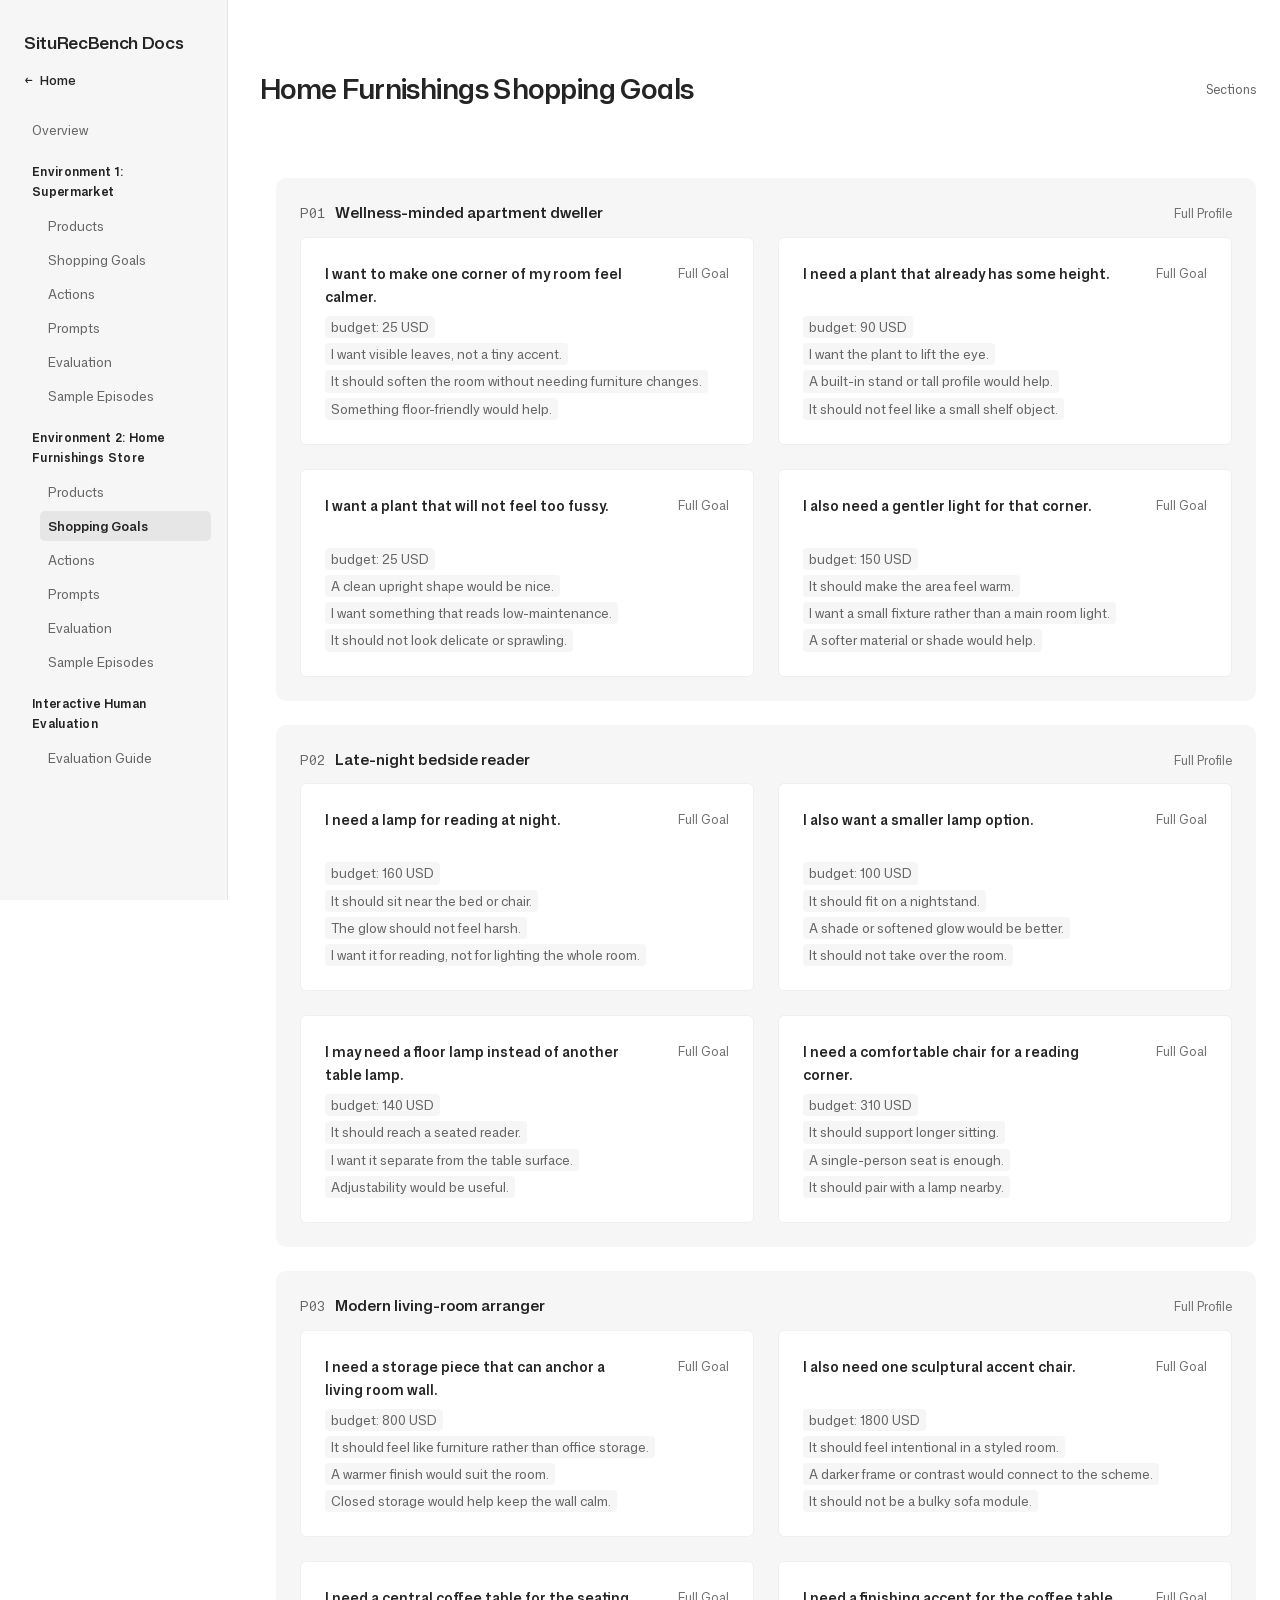
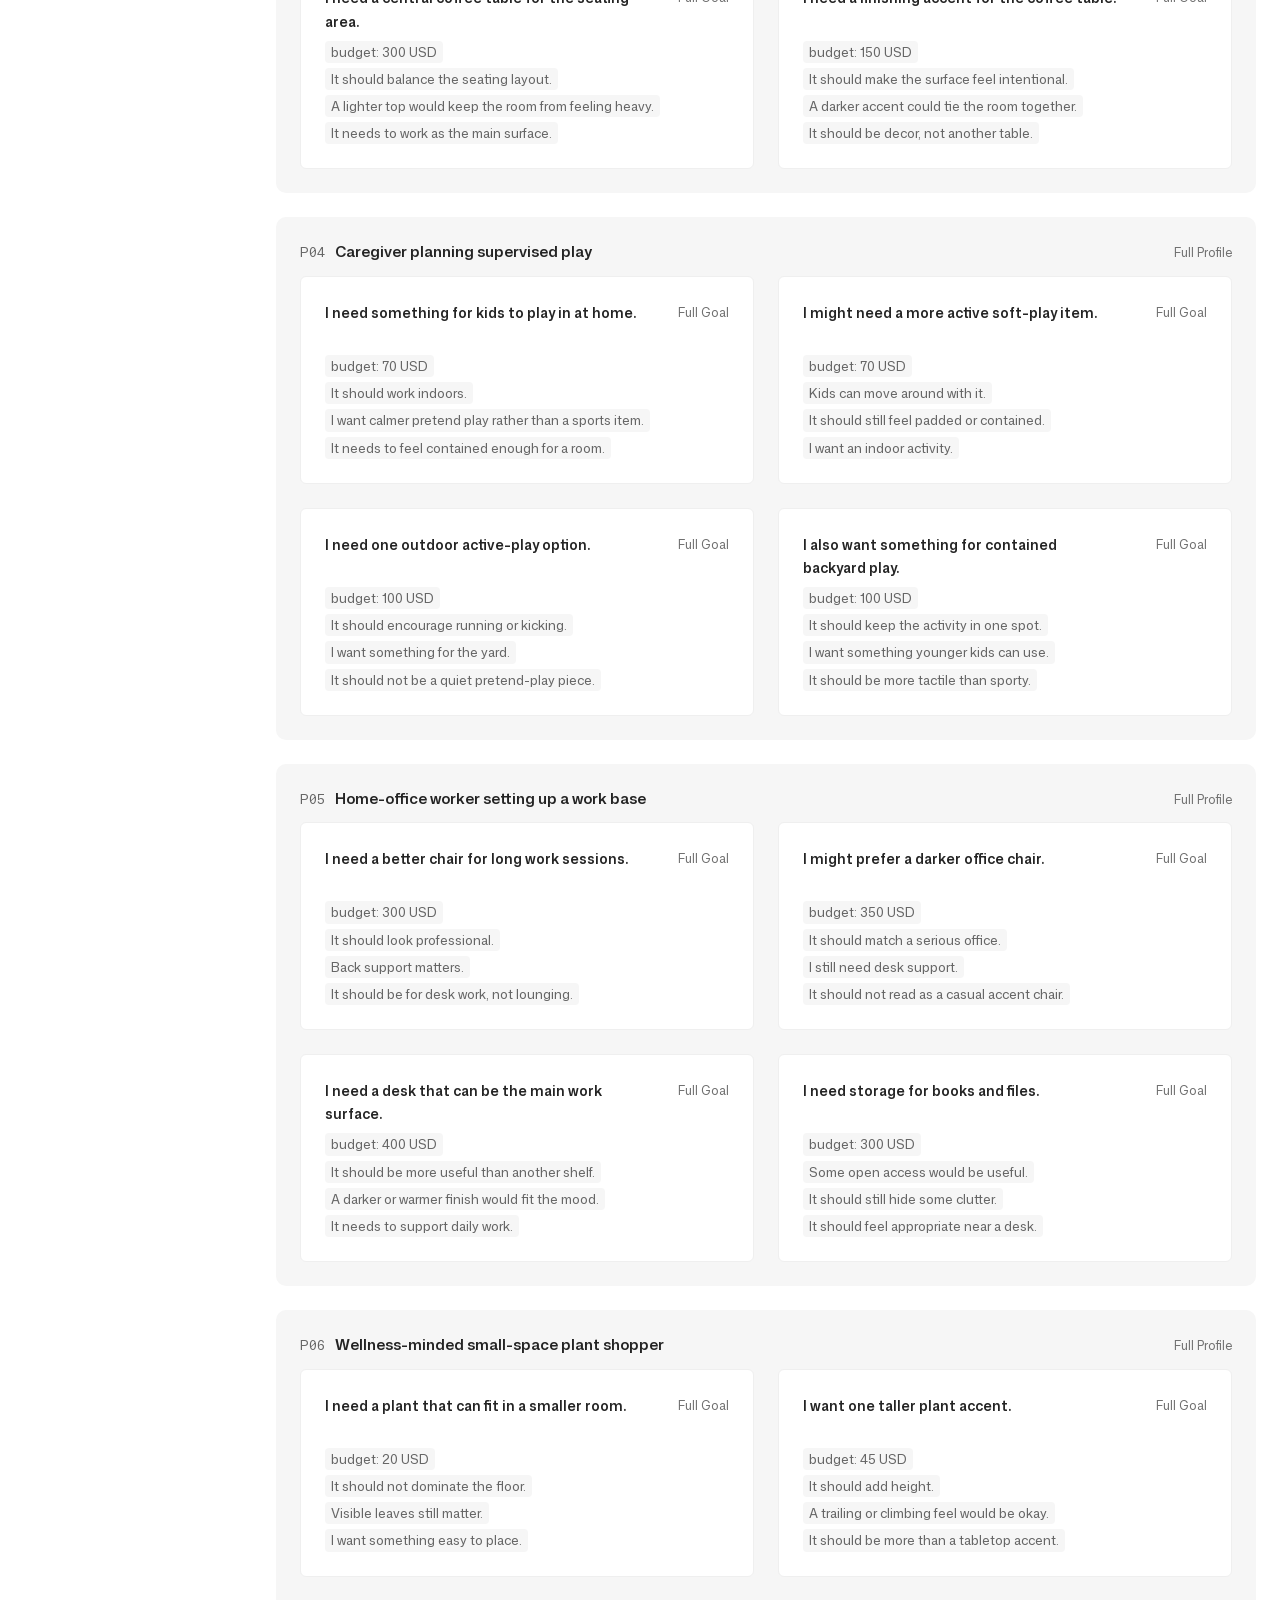
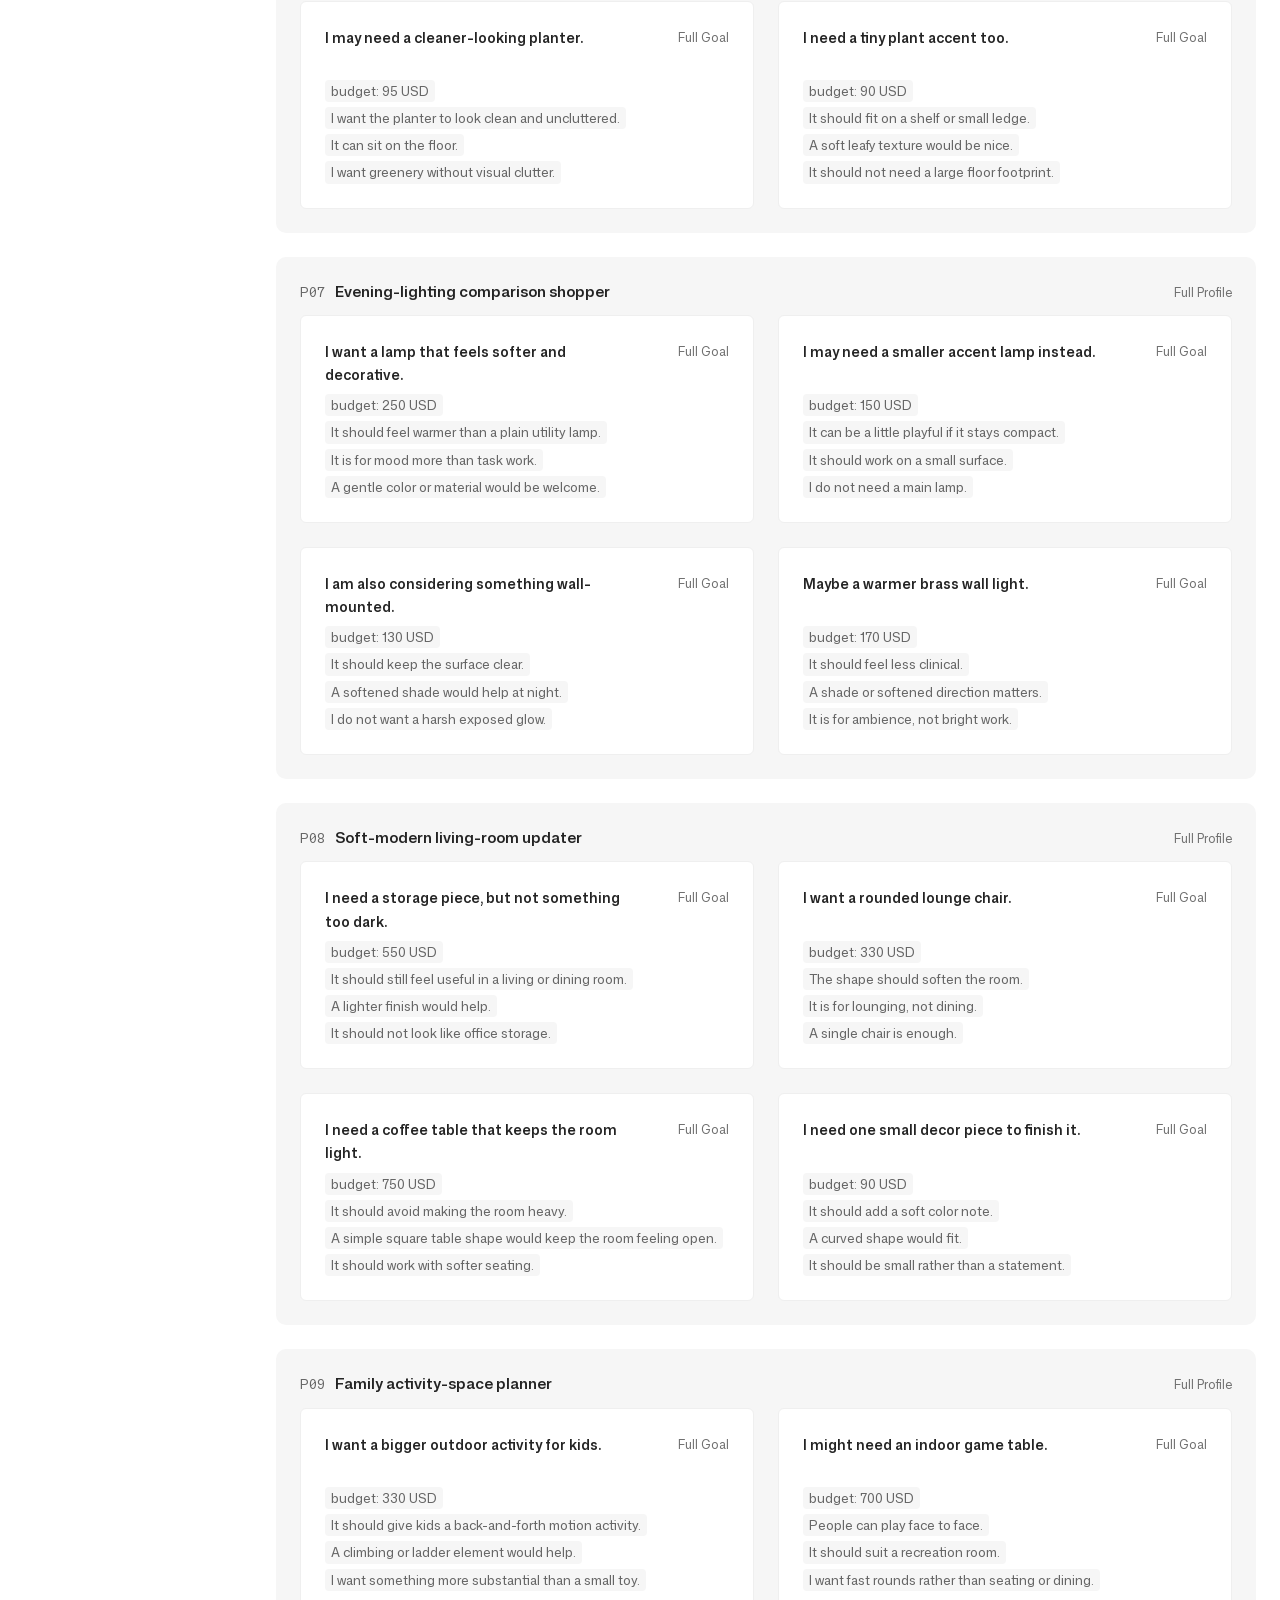
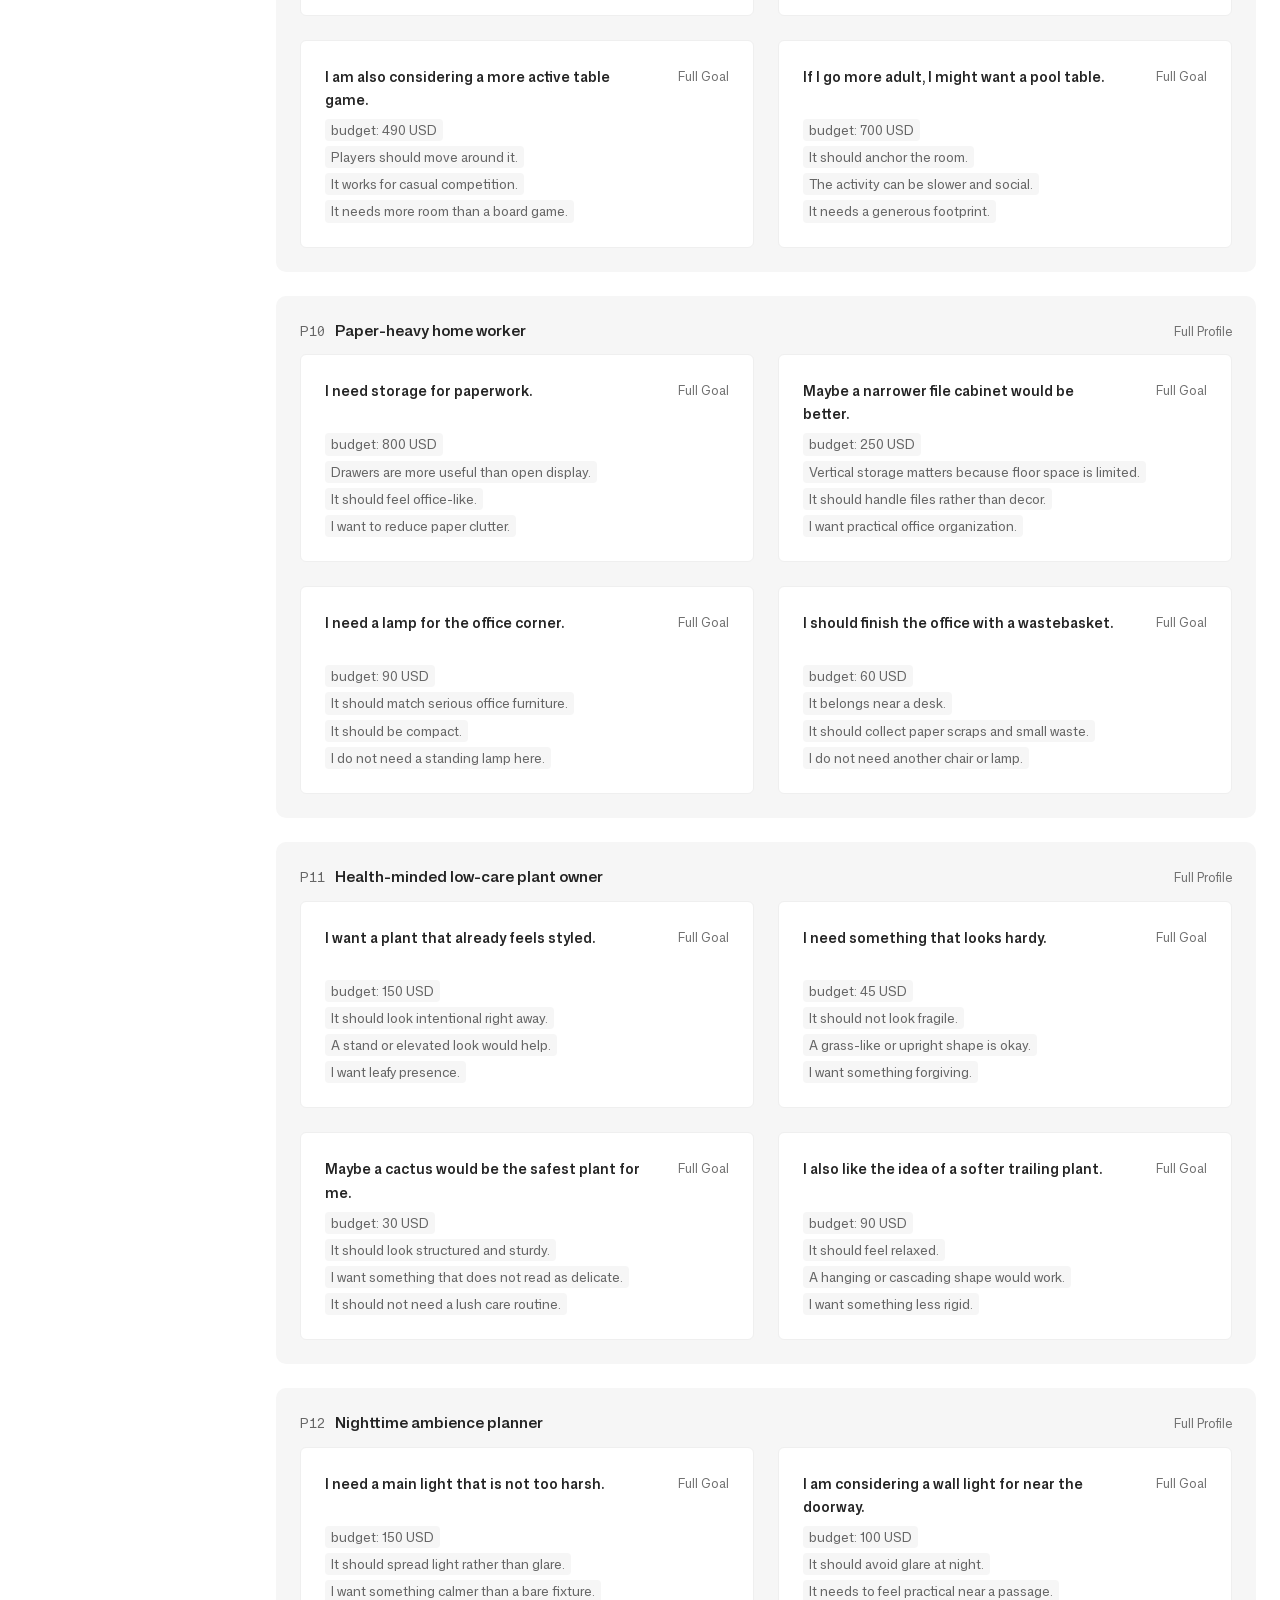
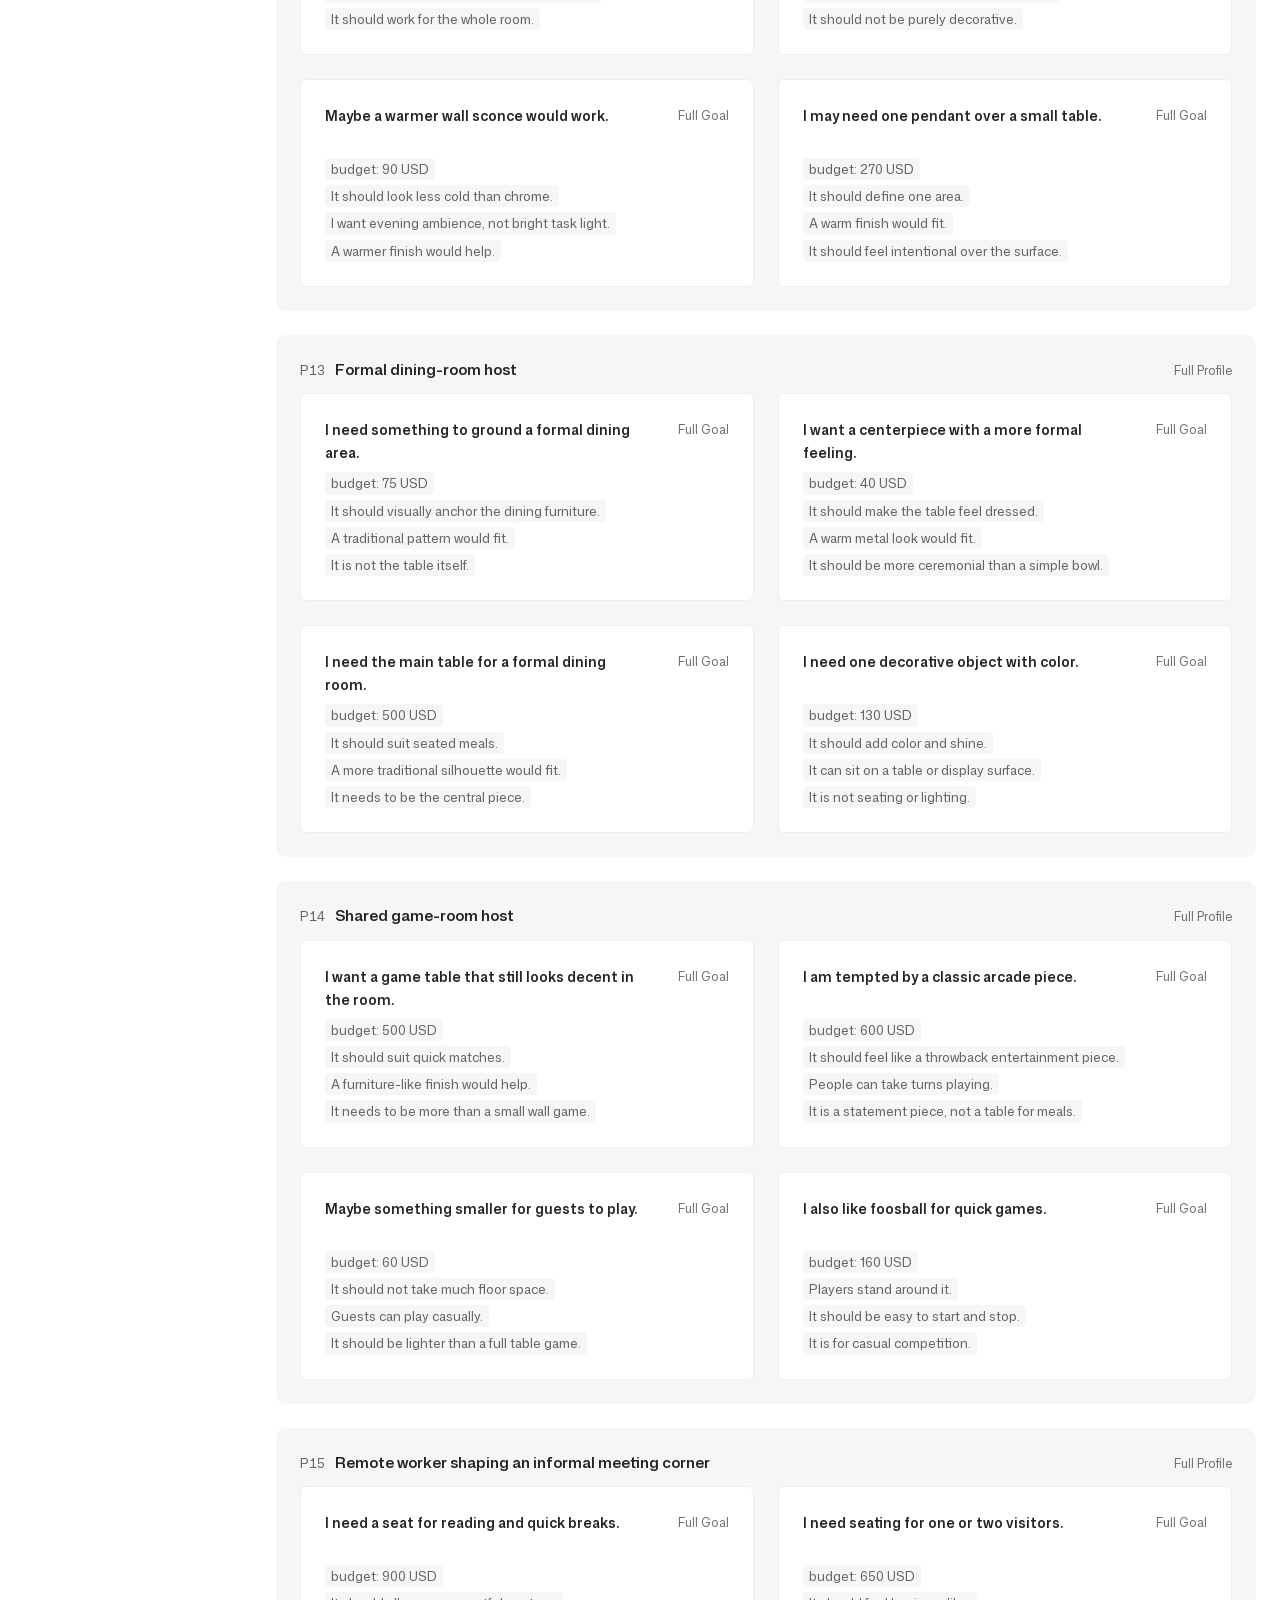
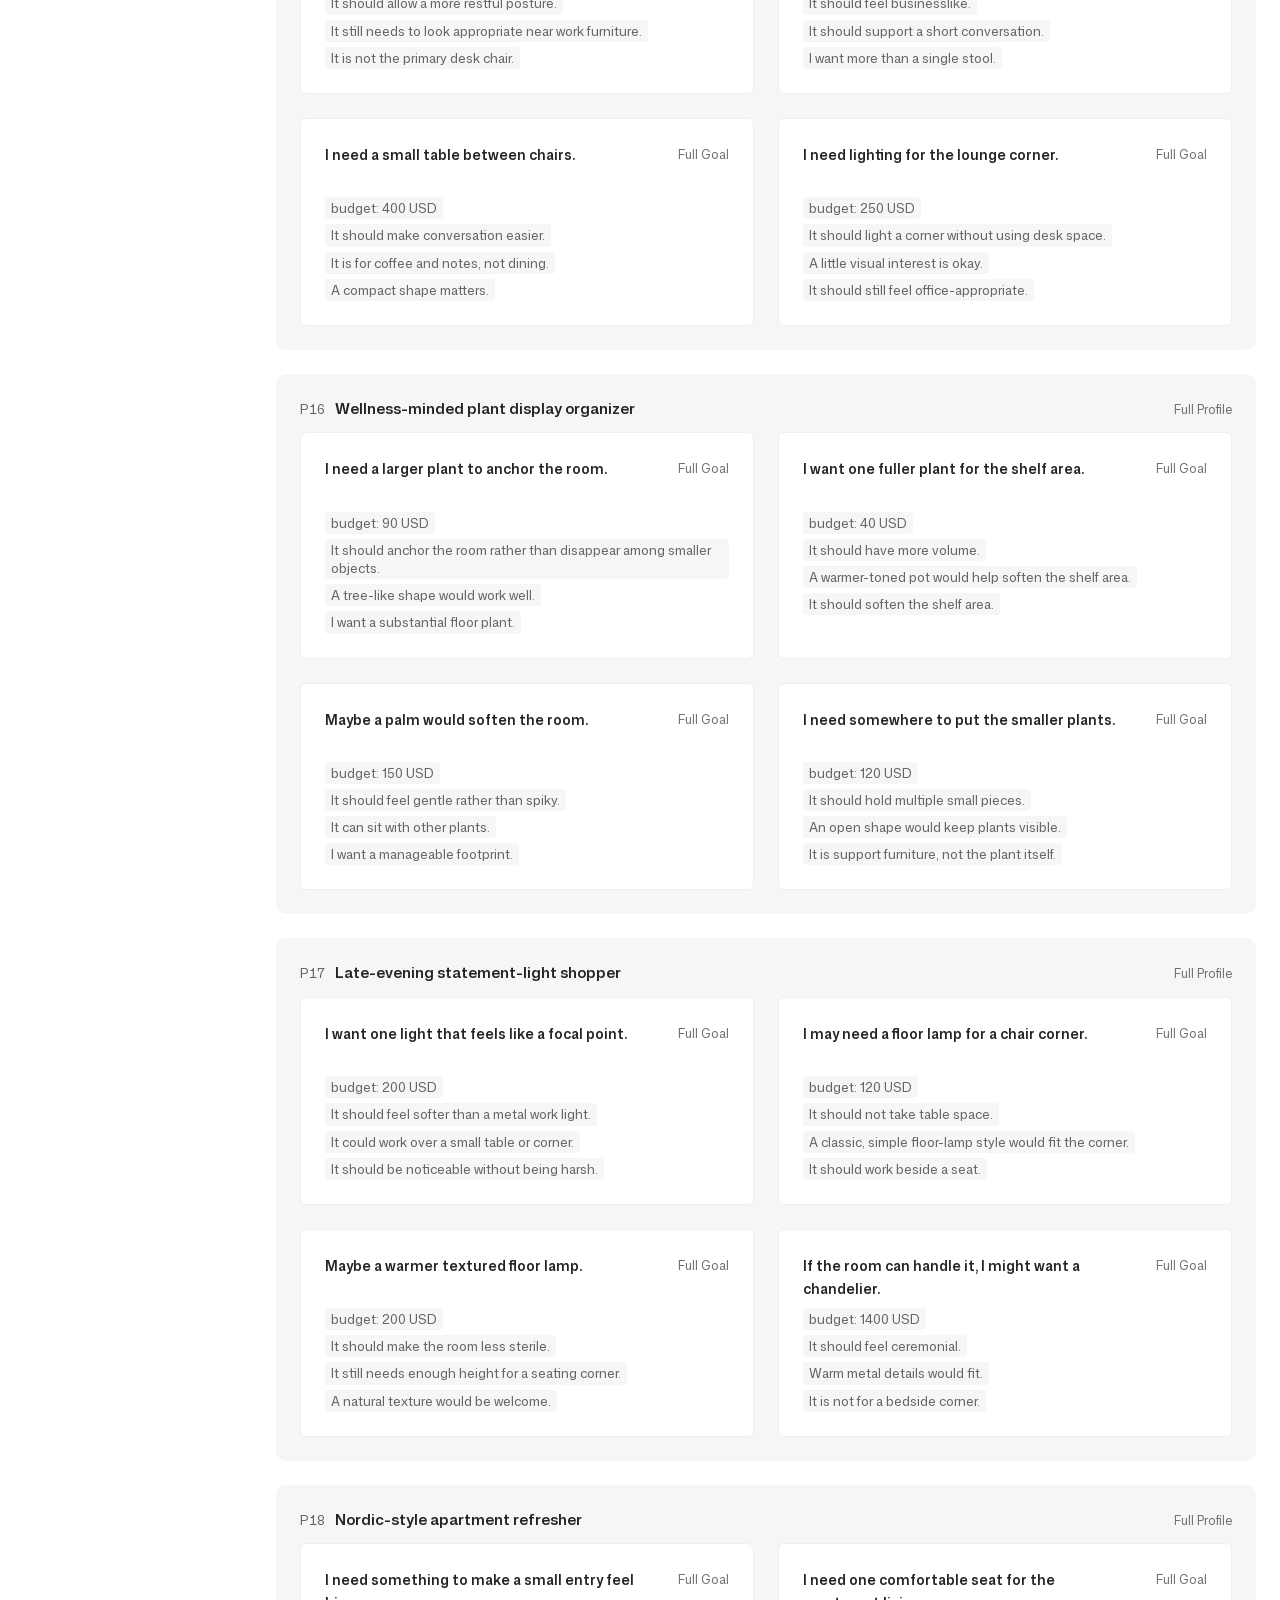
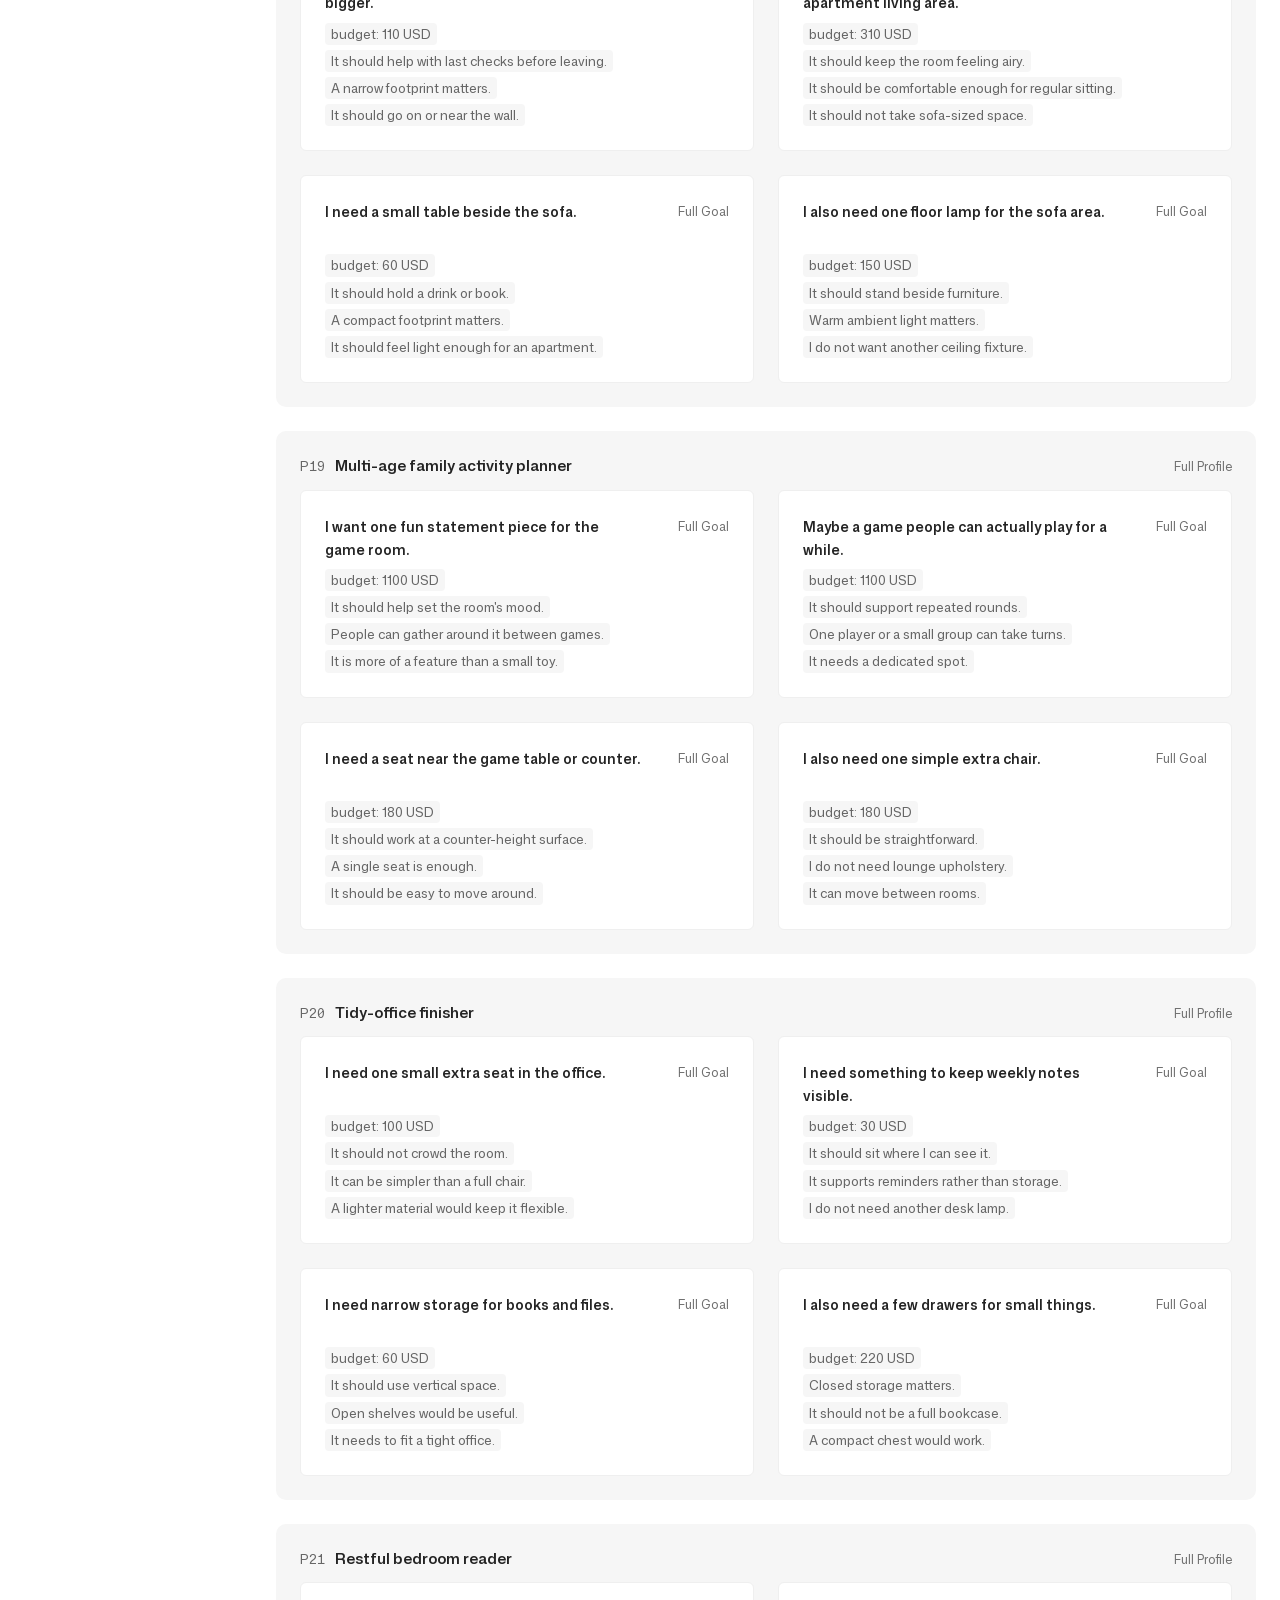
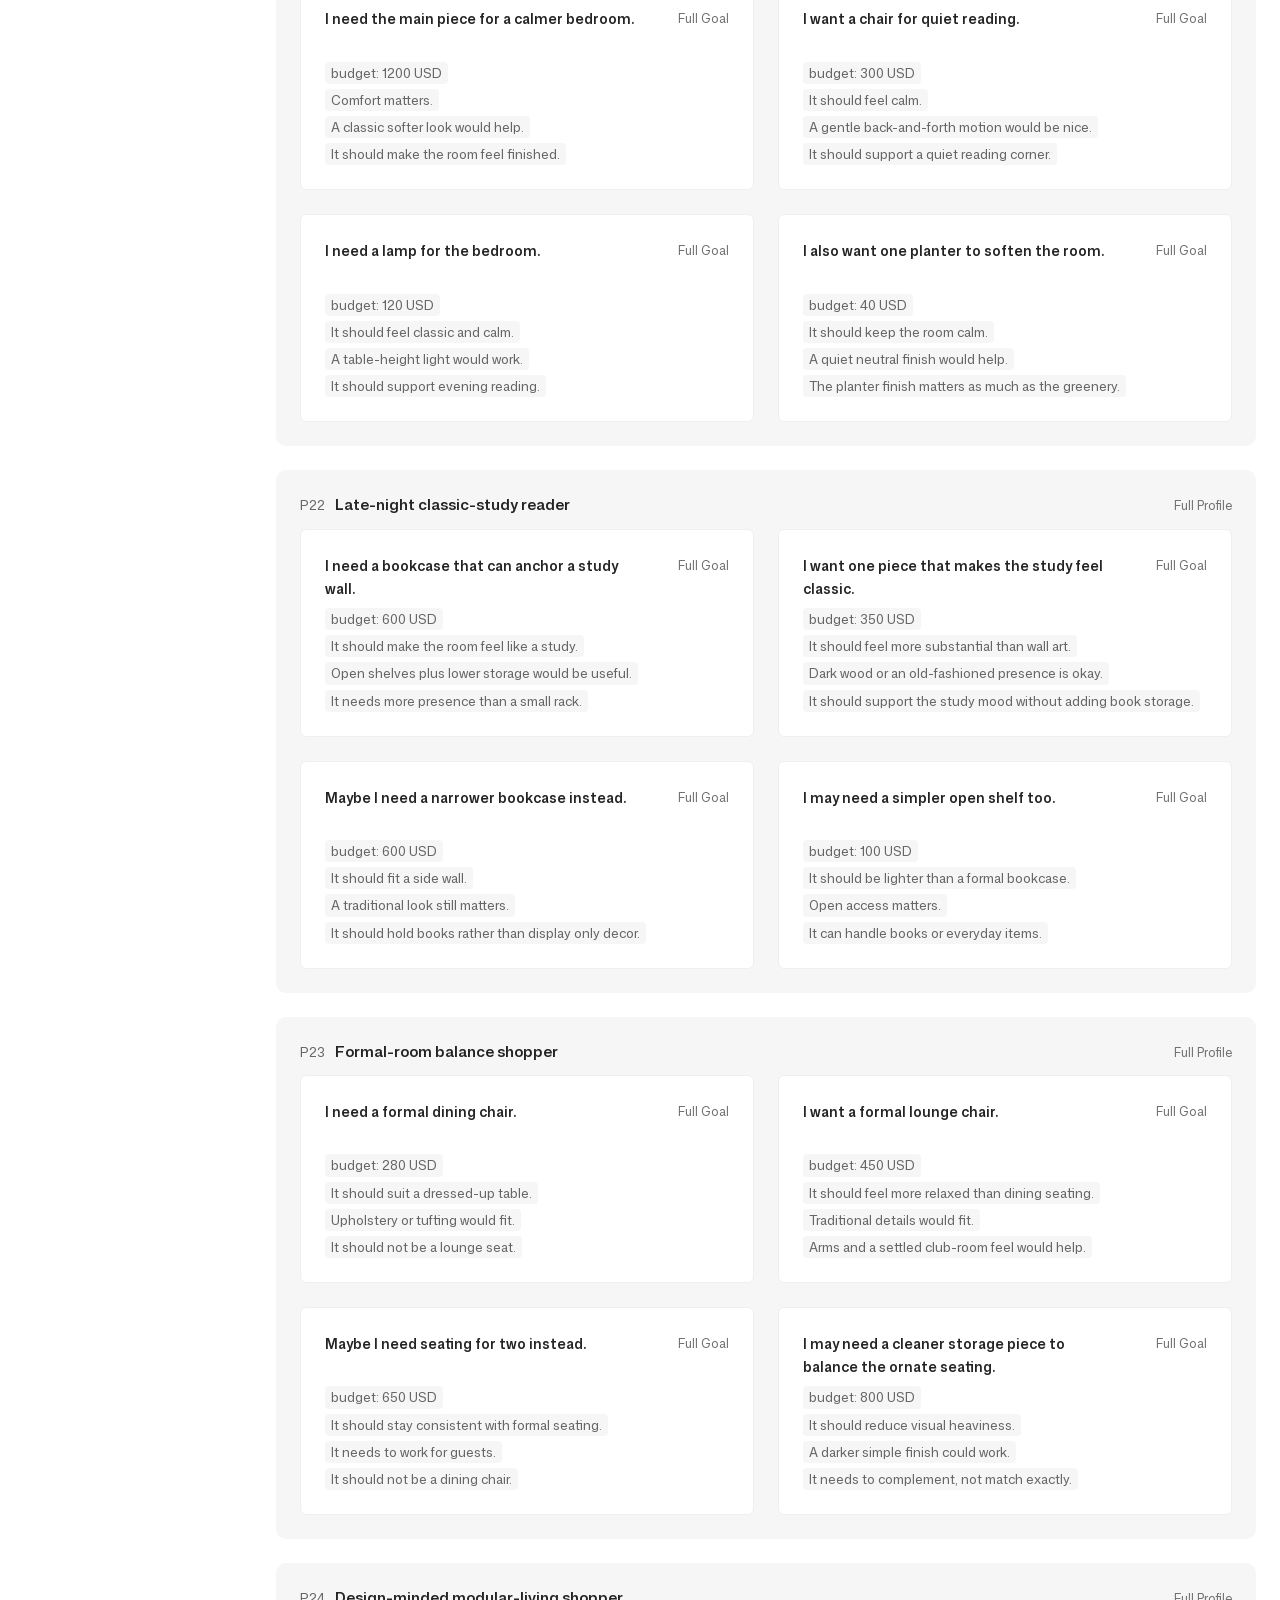
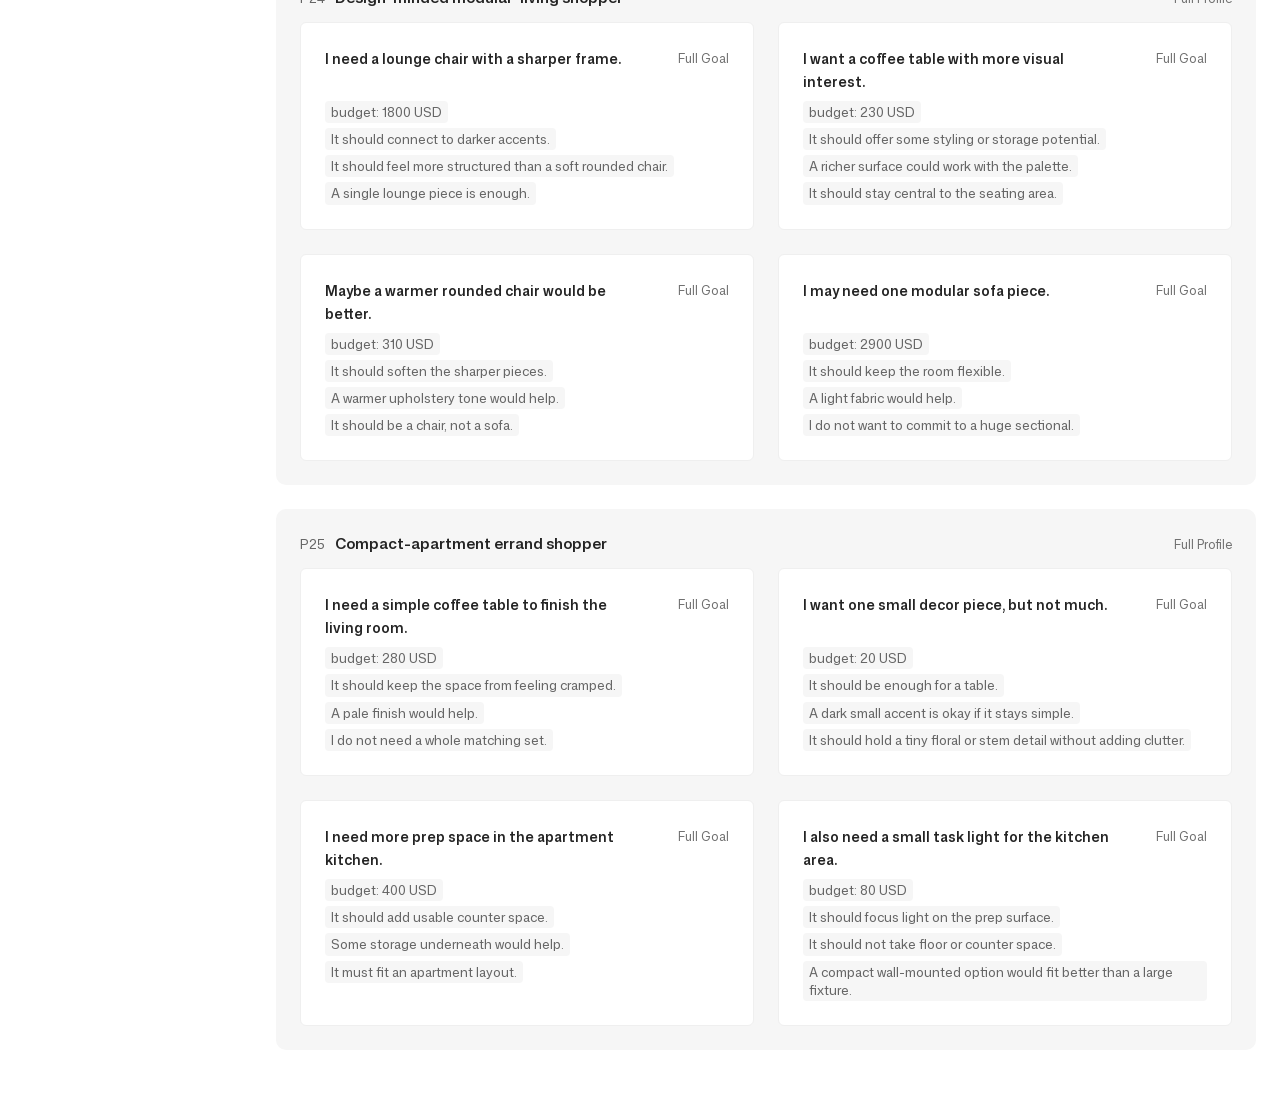
<file: SituRecBench/details_pages/furniture_shopping_goals.html>
<!doctype html>
<html lang="en">
<head>
<meta charset="utf-8">
<meta name="viewport" content="width=device-width, initial-scale=1">
<title>Home Furnishings Shopping Goals</title>
<link rel="preload" href="../assets/fonts/mona-sans/MonaSansVF.woff2" as="font" type="font/woff2" crossorigin="anonymous">
<link rel="stylesheet" href="../assets/fonts/mona-sans/fonts.css">

<style data-details-shared>
:root {
  --anchor-offset:24px;
  --content-width:840px;
  --data-width:1040px;
  --bg:#ffffff;
  --panel:#ffffff;
  --paper:#f6f6f6;
  --ink:#242424;
  --muted:#666666;
  --line:#363636;
  --soft-line:#dedede;
  --accent:#555555;
  --hover:#f2f2f2;
  --frame-line:rgba(36,36,36,.10);
  --strong-line:rgba(36,36,36,.20);
  --frame:1px solid var(--frame-line);
  --divider:1px solid rgba(36,36,36,.08);
  --radius:10px;
  --radius-sm:6px;
  --shadow:0 8px 24px rgba(0,0,0,.05);
  --shadow-soft:none;
  --fs-body:15px;
  --fs-sm:14px;
  --docs-nav-size:13px;
  --docs-nav-line:20px;
  --docs-brand-size:17px;
  --docs-nav-row-padding:5px;
  --docs-nav-item-gap:4px;
  --docs-nav-group-gap:12px;
  --docs-top-space:29.3px;
  --docs-brand-line:26px;
  --docs-brand-gap:16px;
  --docs-home-line:19.6px;
  --docs-home-gap:24px;
  --docs-main-top:calc(var(--docs-top-space) + var(--docs-brand-line) + var(--docs-brand-gap));
}
* { box-sizing:border-box; scrollbar-width:none; }
*::-webkit-scrollbar { display:none; }
button, input, select, textarea, pre, code, kbd, samp { font-family:var(--font-family); }
html { scroll-behavior:auto; background:var(--bg); }
body { position:relative; isolation:isolate; margin:0; color:var(--ink); background:var(--bg); font-family:var(--font-family); font-size:var(--fs-body); line-height:1.65; text-rendering:optimizeLegibility; -webkit-font-smoothing:antialiased; }
body.details-document { display:grid; grid-template-columns:204px minmax(0, 1fr) 144px; column-gap:32px; align-items:start; align-content:start; min-height:100dvh; padding:0 24px; }
body.product-document, body.shopping-goals-document { --content-width:var(--data-width); }
button, input, select { font:inherit; }
a:focus-visible, button:focus-visible, input:focus-visible, select:focus-visible, summary:focus-visible { outline:2px solid var(--accent); outline-offset:4px; }
[hidden] { display:none !important; }
main :is(h1,h2,h3)[id], main section[id] { scroll-margin-top:var(--anchor-offset, 108px); }
a { color:inherit; text-decoration:none; }
.skip-link { position:fixed; top:12px; left:24px; z-index:100; padding:10px 14px; border-radius:var(--radius-sm); background:var(--ink); color:var(--panel); transform:translateY(-200%); }
.skip-link:focus { transform:none; }
.docs-sidebar { display:block; grid-column:1; grid-row:1 / span 2; position:sticky; top:0; z-index:30; width:calc(100% + 24px); min-width:0; height:100dvh; min-height:0; margin-left:-24px; padding:var(--docs-top-space) 16px var(--docs-top-space) 24px; overflow-x:hidden; overflow-y:auto; overscroll-behavior:contain; border-right:var(--divider); background:var(--paper); font-family:var(--font-family); font-size:var(--docs-nav-size); line-height:var(--docs-nav-line); }
.docs-sidebar-header { align-self:start; min-width:0; }
.docs-brand { display:inline-block; margin-bottom:var(--docs-brand-gap); color:var(--ink); font-size:var(--docs-brand-size); font-weight:600; line-height:var(--docs-brand-line); letter-spacing:-.02em; white-space:nowrap; }
.docs-brand span { color:inherit; font-weight:inherit; }
.docs-navigation { margin:0; padding:0; border:0; background:transparent; }
.docs-tree { display:grid; gap:var(--docs-nav-group-gap); font-size:var(--docs-nav-size); line-height:var(--docs-nav-line); }
.docs-tree ul { margin:0; padding:0; list-style:none; }
.docs-overview .docs-page-link { font-weight:400; }
.docs-group { margin:0; }
.docs-scene { margin:0; }
.docs-scene + .docs-scene { margin-top:var(--docs-nav-group-gap); }
.docs-scene > .docs-scene-label { display:flex; align-items:center; justify-content:flex-start; gap:0; margin:0; padding:var(--docs-nav-row-padding) 8px; color:var(--ink); font-size:12px; font-weight:650; line-height:inherit; letter-spacing:.025em; }
.docs-scene ul { padding:var(--docs-nav-item-gap) 0 0 16px; }
.docs-tree li + li { margin-top:0; }
.docs-scene li + li { margin-top:var(--docs-nav-item-gap); }
.docs-page-link { display:block; padding:var(--docs-nav-row-padding) 8px; border-radius:5px; color:var(--muted); font-size:inherit; font-weight:400; line-height:inherit; overflow-wrap:anywhere; transition:color 80ms ease, background 80ms ease; }
.docs-page-link:hover { color:var(--ink); background:var(--hover); text-decoration:none; }
.docs-page-link[aria-current="page"] { color:var(--ink); background:#e6e6e6; font-weight:600; }
.docs-home { display:flex; align-items:center; gap:7px; width:fit-content; margin:0 0 var(--docs-home-gap); color:var(--ink); font-size:13px; font-weight:500; line-height:var(--docs-home-line); }
.docs-home:hover { color:var(--ink); }
.docs-sidebar a:focus-visible { outline-offset:-2px; }
@media (min-width:901px) and (max-height:760px) {
  .docs-sidebar { --docs-nav-row-padding:4px; --docs-nav-item-gap:5px; --docs-nav-group-gap:10px; --docs-home-gap:20px; }
}
@media (min-width:901px) and (max-height:680px) {
  .docs-sidebar { --docs-nav-row-padding:2px; --docs-nav-item-gap:2px; --docs-nav-group-gap:9px; --docs-home-gap:16px; }
}
.page-wrap { grid-column:2; grid-row:1; width:100%; min-width:0; max-width:var(--content-width); padding:0; margin:var(--docs-main-top) auto 64px; scroll-margin-top:24px; }
.overview-document .page-wrap { grid-column:2 / -1; grid-row:1; }
.page-wrap :where(div, section, article, header, details, pre) { min-width:0; }
.page-wrap :where(code, h1, h2, h3, summary, .api-group-note) { overflow-wrap:anywhere; }
.page-content, .hero, .stack, .profile-list, .api-compact, .api-card-body, .api-group, .run-command { grid-template-columns:minmax(0, 1fr); }
.product-page-shell { --content-width:var(--data-width); }
.page-content { min-width:0; display:grid; gap:28px; }
.section-nav { grid-column:3; grid-row:1; position:sticky; top:0; display:flex; align-items:center; height:100dvh; min-width:0; max-width:100%; }
.floating-rail { width:100%; min-width:0; max-width:100%; max-height:calc(100dvh - 96px); padding:0; overflow:auto; border:0; background:transparent; box-shadow:none; }
.floating-rail-links { display:grid; gap:8px; }
.floating-rail-heading { margin:0 0 12px; color:var(--muted); font-size:12px; font-weight:600; text-align:right; }
.floating-rail a { min-height:36px; display:flex; align-items:center; justify-content:flex-end; padding:4px 0; color:#767676; font-size:12px; font-weight:400; line-height:1.4; text-align:right; overflow-wrap:anywhere; opacity:1; transition:font-size 80ms ease, color 80ms ease; }
.floating-rail a:hover, .floating-rail a:focus-visible, .floating-rail a.active { color:var(--line); font-size:12.5px; }
.floating-rail a:focus-visible { outline-offset:-2px; }
.page-tools { display:none; align-items:center; justify-content:flex-end; }
.page-wrap > .page-tools { display:none; margin-bottom:16px; }
.page-tools .section-menu > summary { display:inline-flex; align-items:center; gap:0; width:fit-content; margin:0; padding:0; border:0; background:transparent; color:var(--muted); font-size:12px; font-weight:400; line-height:1.65; text-decoration:none; }
.page-tools .section-menu > summary:hover { color:var(--ink); text-decoration:underline; text-underline-offset:3px; }
.page-tools .section-menu { position:relative; display:none; flex:none; margin:0; padding:0; border:0; }
.section-menu > summary { list-style:none; }
.section-menu > summary::-webkit-details-marker { display:none; }
.section-menu-slot { position:absolute; z-index:45; top:calc(100% + 10px); right:0; width:min(320px, calc(100vw - 40px)); padding:10px 14px; border:var(--frame); border-radius:6px; background:var(--bg); box-shadow:0 6px 20px rgba(0,0,0,.06); }
.section-menu-slot .floating-rail { max-height:min(55dvh, 360px); overflow-y:auto; }
.section-menu-slot .floating-rail-links { display:grid; gap:2px; }
.section-menu-slot .floating-rail-heading { margin-bottom:6px; text-align:left; }
.section-menu-slot .floating-rail a { justify-content:flex-start; min-height:32px; padding:6px 0; text-align:left; white-space:normal; opacity:1; color:var(--muted); }
.section-menu-slot .floating-rail a.active { color:var(--ink); }
.hero { display:grid; gap:12px; padding:12px 0 24px; border-bottom:var(--divider); }
.overview-document .hero { gap:8px; padding:0; border-bottom:0; }
.overview-document .page-content { gap:28px; }
.overview-document .section-heading { margin-top:0; }
.overview-document .stack { gap:8px; }
.overview-directory { display:grid; gap:32px; }
body.details-document.overview-document main.page-wrap .overview-directory > section { display:grid; gap:16px; min-width:0; }
.overview-directory h2 { margin:0; }
.overview-links { display:flex; flex-wrap:wrap; gap:16px 12px; margin-left:var(--docs-content-indent); }
.overview-directory .overview-button { display:inline-flex; align-items:center; justify-content:center; justify-self:start; min-height:42px; min-width:136px; max-width:100%; padding:10px 16px; border:0; border-radius:6px; background:var(--paper); color:var(--ink); font-size:13px; font-weight:500; line-height:1.6; text-decoration:none; transition:background 80ms ease; }
.overview-directory .overview-button:hover { background:#ebebeb; }
.overview-directory .overview-button:focus-visible { outline:2px solid var(--accent); outline-offset:3px; }
.overview-human-link .overview-button { margin-left:var(--docs-content-indent); }
.hero p, .muted { margin:0; color:var(--muted); }
.hero > p { max-width:68ch; }
.hero > p:first-child { color:var(--accent); font-size:14px; font-weight:600; }
.section-heading { display:grid; gap:6px; margin-top:8px; }
.section-heading p { margin:0; color:var(--accent); font-size:14px; }
.section-heading h2 { margin:0; }
.hero h1 { margin:0; max-width:26ch; font-size:30px; font-weight:600; line-height:1.2; letter-spacing:-.02em; text-wrap:balance; }
.page-grid { display:grid; grid-template-columns:minmax(0, 1fr); gap:0; margin-top:0; }
.page-button { display:grid; grid-template-columns:136px minmax(0, 1fr); align-items:baseline; gap:20px; margin:0 -8px; padding:10px 8px; border:0; border-radius:4px; background:transparent; box-shadow:none; transition:background 80ms ease; }
.page-button:hover { background:var(--paper); }
.page-button strong { font-size:15px; font-weight:600; }
.page-button:hover strong { text-decoration:underline; text-underline-offset:3px; }
.page-button span { color:var(--muted); font-size:14px; line-height:1.6; }
.panel { min-width:0; padding:8px 0; border:0; border-radius:0; background:transparent; box-shadow:none; }
.stack { min-width:0; display:grid; gap:16px; }
.two-col { display:grid; grid-template-columns:repeat(2, minmax(0, 1fr)); gap:28px; align-items:start; }
h2 { margin:0 0 12px; font-size:24px; font-weight:600; line-height:1.3; letter-spacing:-.015em; }
h3 { margin:18px 0 10px; font-size:16px; font-weight:600; line-height:1.4; }
pre { margin:0; padding:18px; max-width:100%; max-height:520px; overflow:auto; border:0; border-radius:var(--radius-sm); background:var(--paper); white-space:pre-wrap; overflow-wrap:anywhere; font:14px/1.7 var(--font-family); }
details { border:0; border-radius:0; background:transparent; }
summary { padding:14px 0; cursor:pointer; font-weight:600; }
details[open] > pre { max-height:none; overflow:auto; }
.shopping-goals-page { display:grid; gap:0; min-width:0; }
.shopping-goals-header { display:grid; gap:12px; padding:8px 0 40px; }
.shopping-goals-header h1 { margin:0; color:var(--ink); font-size:30px; line-height:1.2; font-weight:600; letter-spacing:-.6px; }
.shopping-goals-header p { margin:0; color:var(--muted); font-size:15px; line-height:1.65; }
.shopping-goals-page .profile-list { display:grid; grid-template-columns:minmax(0, 1fr); gap:48px; }
.profile-group { display:grid; grid-template-columns:repeat(2, minmax(0, 1fr)); grid-template-rows:repeat(2, auto); gap:64px; min-height:calc(100dvh - 48px); padding:40px 0; align-content:space-around; align-items:start; }
.profile-group-single { min-height:0; grid-template-rows:auto; align-items:start; }
.profile-shopping-goals { display:grid; min-width:0; gap:16px; padding:20px; border:0; border-radius:var(--radius); background:var(--paper); box-shadow:none; }
.profile-json > summary, .shopping_goal-json > summary { display:grid; grid-template-columns:minmax(0, 1fr); align-items:start; gap:6px; padding:0; color:var(--ink); font-weight:400; list-style:none; }
.profile-json > summary::-webkit-details-marker, .shopping_goal-json > summary::-webkit-details-marker { display:none; }
.profile-json h3 { display:flex; align-items:baseline; gap:10px; margin:0; font-weight:400; }
.profile-number, .shopping_goal-number { flex-shrink:0; color:var(--muted); font-size:12px; font-weight:400; line-height:1.65; font-variant-numeric:tabular-nums; }
.profile-number { text-transform:uppercase; }
.profile-name { color:var(--ink); font-size:15px; font-weight:600; line-height:1.5; overflow-wrap:anywhere; }
.profile-json pre, .shopping_goal-json pre { margin-top:12px; padding:14px; border:0; background:var(--paper); font-size:14px; }
.shopping-goals-page summary:focus-visible { outline:2px solid var(--accent); outline-offset:3px; }
.json-label { color:var(--ink); font-size:14px; font-weight:600; }
.shopping_goal-row { display:grid; grid-template-columns:repeat(2, minmax(0, 1fr)); gap:16px; align-items:stretch; }
.shopping_goal-card { min-width:0; min-height:136px; padding:20px; background:var(--bg); border:1px solid #efefef; border-radius:var(--radius-sm); }
.shopping_goal-json > summary { gap:8px; }
.shopping_goal-number { grid-column:1; }
.shopping_goal-text { grid-column:1 / -1; color:var(--ink); font-size:14px; font-weight:600; line-height:1.75; overflow-wrap:anywhere; }
.actions-page { display:grid; gap:32px; }
.actions-header, .actions-section-heading { display:grid; gap:12px; }
.actions-section-heading { display:flex; flex-wrap:wrap; align-items:baseline; gap:4px 12px; }
.actions-header { padding:8px 0 0; }
.actions-header h1 { margin:0; font-size:30px; line-height:1.2; font-weight:600; letter-spacing:-.6px; }
.actions-header p, .actions-section-heading p { margin:0; color:var(--muted); font-size:15px; }
.actions-section { display:grid; gap:20px; }
.actions-section-heading h2 { margin:0; font-size:16px; font-weight:600; line-height:1.5; }
.actions-section-heading p { font-size:13px; line-height:1.5; }
.action-list { min-width:0; margin:0; padding:0; list-style:none; }
.action-entry { min-width:0; }
.action-entry + .action-entry { border-top:var(--divider); }
.action-description { min-width:0; margin:0; color:var(--muted); font-size:14px; font-weight:400; line-height:1.6; overflow-wrap:anywhere; }
.action-description code { font-family:inherit; font-size:inherit; }
.action-name { color:var(--ink); font-weight:600; white-space:nowrap; }
.action-entry > .action-description, .action-call > summary { display:block; width:100%; padding:12px var(--docs-content-indent) 16px; font-size:14px; line-height:1.6; list-style:none; }
.action-entry:first-child > .action-description, .action-entry:first-child .action-call > summary { padding-top:0; }
.action-call > summary::-webkit-details-marker { display:none; }
.action-call-body { display:grid; gap:12px; position:relative; min-width:0; padding:16px calc(2 * var(--docs-content-indent)) 12px; background:#fafafa; }
.action-call-body p { margin:0; color:var(--muted); font-size:14px; }
.action-call-body pre { padding:0; background:transparent; font:13px/1.65 var(--font-family); }
.metric-formula { display:flex; align-items:center; min-width:0; max-width:100%; overflow-x:auto; padding:8px 0; color:var(--ink); font-size:16px; }
.metric-formula math { flex:none; margin:0; }
.metric-fold .action-name { white-space:normal; }
.metric-body p { overflow-wrap:anywhere; }
@media (max-width:600px) { .metric-formula { font-size:14px; } }
.reference-page { display:grid; gap:40px; }
.reference-header { display:grid; gap:12px; padding:8px 0 0; }
.reference-header h1 { margin:0; font-size:30px; line-height:1.2; font-weight:600; letter-spacing:-.6px; }
.reference-header p { margin:0; color:var(--muted); font-size:15px; }
.reference-section { display:grid; gap:20px; }
.reference-section h2 { margin:0; font-size:22px; }
.reference-fold { border-bottom:var(--divider); }
.reference-fold > summary { display:grid; grid-template-columns:180px minmax(0, 1fr); gap:24px; padding:20px 0; list-style:none; }
.reference-fold > summary::-webkit-details-marker { display:none; }
.reference-name { color:var(--ink); font-size:15px; font-weight:600; line-height:1.7; }
.reference-description { color:var(--muted); font-size:14px; font-weight:400; line-height:1.7; }
.reference-fold-body { display:grid; gap:16px; padding:0 0 24px; }
.reference-fold-body pre { font-size:13px; }
.reference-table { width:100%; table-layout:fixed; border-collapse:collapse; text-align:left; }
.reference-name-column { width:204px; }
.reference-table th, .reference-table td { padding:18px 0; border-bottom:var(--divider); vertical-align:top; font-size:14px; line-height:1.7; overflow-wrap:anywhere; }
.reference-table th { padding-right:24px; font-size:15px; font-weight:600; }
.reference-table thead th { padding-top:0; padding-bottom:12px; color:var(--muted); font-size:12px; font-weight:500; }
.reference-section > p { margin:0; color:var(--muted); font-size:14px; }
.prompt-roles { --prompt-indent:16px; display:grid; gap:32px; }
.prompt-roles > .prompt-role { display:grid; gap:12px; min-width:0; padding:0; border:0; }
.prompt-roles > .reference-fold > .reference-fold-body { padding:0; background:transparent; }
.prompt-message-list { display:grid; gap:0; }
.prompt-message + .prompt-message { border-top:var(--divider); }
.prompt-message, .prompt-text { min-width:0; }
.prompt-message-body, .prompt-system-parts { display:grid; gap:12px; min-width:0; }
.prompt-message-body { position:relative; padding:10px calc(2 * var(--prompt-indent)); background:#fafafa; }
.prompt-message-body > span[id], .prompt-long-body > span[id] { position:absolute; top:0; left:0; }
.prompt-message pre { margin:0; }
.prompt-message > summary span, .prompt-long-content > summary span { color:var(--muted); font-weight:400; }
.prompt-message > summary, .prompt-long-content > summary { padding:6px 0; color:var(--ink); font-size:13px; cursor:pointer; list-style:none; }
.prompt-message > summary { padding:10px var(--prompt-indent); }
.prompt-role-heading { margin:0; padding:0; color:var(--ink); font-size:16px; font-weight:600; line-height:1.5; }
.prompt-long-body { position:relative; min-width:0; padding:8px var(--prompt-indent); background:#f4f4f4; }
.prompt-message pre { background:transparent; border:0; border-radius:0; }
.prompt-long-body > pre { padding:0; }
.prompt-text[data-content-format="json"], .prompt-text[data-content-format="text"] { min-width:0; }
.prompt-text[data-content-format="json"] > pre, .prompt-text[data-content-format="text"] > pre { padding:0; background:transparent; border:0; border-radius:0; }
.prompt-text[data-content-format="json"] > .prompt-fragment > pre, .prompt-text[data-content-format="text"] > .prompt-fragment > pre { padding:0; background:transparent; border:0; border-radius:0; }
.prompt-text > details[data-template-token] > summary { color:var(--ink); font-weight:400; text-decoration:none; }
.prompt-text > details[data-template-token] > summary > code { padding:2px 5px; border-radius:3px; background:#ededed; font:12px/1.7 ui-monospace, SFMono-Regular, Consolas, "Liberation Mono", monospace; overflow-wrap:anywhere; box-decoration-break:clone; -webkit-box-decoration-break:clone; }
.prompt-image-sample { display:block; width:auto; max-width:100%; height:auto; margin:0 0 12px; }
.prompt-markdown { min-width:0; font-size:14px; line-height:1.7; overflow-wrap:anywhere; }
.prompt-markdown p { margin:0 0 12px; }
body.details-document main.page-wrap .prompt-markdown :is(h1,h2,h3,h4,h5,h6) { margin:18px 0 8px; font-size:16px; font-weight:600; line-height:1.5; letter-spacing:normal; }
.prompt-markdown :is(ul,ol) { margin:0 0 12px; padding-left:22px; }
.prompt-markdown li { margin:4px 0; }
.prompt-markdown li > p { margin:0; }
body.details-document main.page-wrap .prompt-markdown > :first-child { margin-top:0; }
body.details-document main.page-wrap .prompt-markdown > :last-child { margin-bottom:0; }
.prompt-markdown code { font-family:var(--font-family); font-size:inherit; overflow-wrap:anywhere; }
@media (max-width:700px) {
  .prompt-roles { --prompt-indent:12px; }
  .reference-header h1 { font-size:28px; }
  .reference-fold > summary { grid-template-columns:minmax(0, 1fr); gap:6px; padding:16px 0; }
  .reference-name-column { width:34%; }
  .reference-table th { padding-right:16px; font-size:14px; }
}
@media (max-width:700px) {
  .actions-header h1 { font-size:28px; }
}
@media (min-width:901px) and (max-height:760px) {
  .profile-group { padding:24px 0; row-gap:24px; }
  .shopping_goal-card { min-height:116px; padding:16px 20px; }
}
@media (max-width:700px) {
  .shopping-goals-header h1 { font-size:28px; }
  .profile-group { grid-template-columns:minmax(0, 1fr); }
  .profile-shopping-goals { padding:16px; }
  .shopping_goal-card { min-height:124px; padding:16px; }
}
@media (max-width:900px) {
  .profile-group { min-height:0; grid-template-rows:none; gap:48px 32px; padding:16px 0; align-items:start; }
}
.api-lead { display:grid; gap:10px; }
.class-signature, .method-signature, .attribute-signature { margin:0; padding:14px 16px; border:0; border-radius:var(--radius-sm); background:var(--paper); color:var(--ink); font:14px/1.65 var(--font-family); overflow:auto; }
.api-list { display:grid; gap:9px; margin:0; padding:0; list-style:none; }
.api-list li { display:grid; gap:4px; padding:10px 0; border-bottom:var(--divider); }
.api-list li:last-child { border-bottom:0; }
.api-list code, .api-card code { font-family:var(--font-family); font-size:.95em; }
.api-card { display:block; border:0; border-bottom:var(--divider); border-radius:0; background:transparent; box-shadow:none; overflow:visible; }
.api-card > summary { display:grid; gap:8px 16px; padding:20px 0; list-style:none; cursor:pointer; background:transparent; }
.api-card > summary::-webkit-details-marker { display:none; }
.api-card[open] > summary { border-bottom:0; background:transparent; }
.api-summary-head { min-width:0; grid-column:1; color:var(--ink); font-size:16px; font-weight:600; overflow-wrap:anywhere; }
.api-summary-desc { min-width:0; grid-column:1; color:var(--muted); font-size:15px; font-weight:400; line-height:1.6; overflow-wrap:anywhere; }
.api-card:not([open]) .api-summary-desc { display:-webkit-box; -webkit-box-orient:vertical; -webkit-line-clamp:2; line-clamp:2; overflow:hidden; }
.api-card[open] > summary .api-summary-desc { display:none; }
.api-card-body { display:grid; gap:14px; padding:0 0 24px; }
.api-card p { margin:0; }
.api-subhead { margin:4px 0 -4px; color:var(--muted); font-size:13px; font-weight:600; }
.api-card ul { margin:0; padding-left:18px; }
.api-card li { margin:4px 0; }
.api-grid { display:grid; grid-template-columns:repeat(2, minmax(0, 1fr)); gap:16px 32px; align-items:start; }
.api-compact { display:grid; gap:10px; }
.api-group { display:grid; gap:16px; padding-top:16px; border-top:var(--divider); }
.api-group h3 { margin:0; font-size:16px; }
.api-group-note { margin:0; color:var(--muted); font-weight:400; line-height:1.65; }
.human-page { display:grid; gap:28px; font-size:13px; }
.human-page .hero { justify-items:start; text-align:left; }
.human-page .hero h1 { max-width:none; font-size:32px; }
.human-page .human-developer-credit { color:var(--muted); font-size:16px; line-height:1.6; }
.human-developer-credit a { color:#209cee; font-weight:600; white-space:nowrap; }
.human-developer-credit a:hover { color:#1676b7; text-decoration:underline; }
.human-page h2 { margin-bottom:0; font-size:18px; }
.human-page h3 { margin:0; font-size:15px; }
.human-page .stack { gap:12px; }
.human-interface-figure { margin:0; }
.human-interface-placeholder { display:flex; flex-direction:column; align-items:center; justify-content:center; gap:6px; aspect-ratio:16 / 9; padding:20px; border:var(--frame); background:var(--paper); color:var(--muted); text-align:center; }
.human-interface-placeholder span { color:var(--muted); font-size:12px; }
.human-feature-grid { display:grid; grid-template-columns:repeat(3, minmax(0, 1fr)); gap:24px; }
.human-feature { display:grid; align-content:start; gap:8px; padding-top:12px; border-top:var(--divider); }
@media (max-width:600px) {
  .human-feature-grid { grid-template-columns:minmax(0, 1fr); gap:16px; }
}
.api-snapshot > summary { font-size:16px; }
.eval-flow { display:grid; grid-template-columns:repeat(3, minmax(0, 1fr)); gap:28px; }
.eval-flow-item { display:grid; align-content:start; gap:10px; padding:16px 0; border:0; border-top:var(--divider); border-radius:0; background:transparent; box-shadow:none; }
.eval-flow-item b { color:var(--ink); font-size:16px; }
.eval-flow-item span { color:var(--muted); font-weight:400; line-height:1.6; }
.run-plan-stats { display:grid; grid-template-columns:repeat(4, minmax(0, 1fr)); gap:24px; }
.run-plan-stat { display:grid; align-content:start; gap:8px; padding:12px 0; border:0; border-radius:0; background:transparent; box-shadow:none; }
.run-plan-stat b { font-size:24px; font-weight:600; line-height:1.15; }
.run-plan-stat span { color:var(--muted); font-size:14px; font-weight:400; line-height:1.5; }
.run-plan-layout { display:grid; grid-template-columns:minmax(0, 1fr); gap:24px; }
.run-plan-table-wrap { width:100%; min-width:0; max-width:100%; overflow:auto; border:0; border-radius:0; background:var(--panel); box-shadow:none; }
.run-plan-table { min-width:960px; width:100%; border-collapse:collapse; }
.run-plan-table th, .run-plan-table td { padding:14px 12px; border-bottom:var(--divider); vertical-align:top; text-align:left; font-size:14px; line-height:1.6; overflow-wrap:anywhere; }
.run-plan-table th { color:var(--muted); font-size:13px; background:var(--paper); white-space:nowrap; }
.run-plan-table tr:last-child td { border-bottom:0; }
.run-plan-table code, .run-command code { font-family:var(--font-family); font-size:.92em; }
.run-command { display:grid; gap:12px; padding:18px 0; border:0; border-top:var(--divider); border-radius:0; background:transparent; box-shadow:none; }
.run-command strong { font-size:16px; }
.run-command p { margin:0; color:var(--muted); font-weight:400; line-height:1.6; }
.metric-map { width:100%; table-layout:fixed; border-collapse:collapse; border:0; border-radius:0; background:var(--panel); box-shadow:none; }
.metric-map th, .metric-map td { padding:14px 12px; border-bottom:var(--divider); vertical-align:top; text-align:left; font-size:14px; line-height:1.6; overflow-wrap:anywhere; }
.metric-map th { color:var(--muted); font-size:13px; background:var(--paper); }
.metric-map tr:last-child td { border-bottom:0; }
.metric-map code { font-family:var(--font-family); font-size:.92em; }
.metric-list { display:grid; gap:4px; margin:0; padding:0; list-style:none; }
.metric-list li { overflow-wrap:anywhere; }
@media (max-width: 1399px) {
  body.details-document { grid-template-columns:204px minmax(0, 1fr); column-gap:32px; }
  .page-wrap { grid-row:1; }
  .section-nav { display:none; }
  .page-tools, .page-wrap > .page-tools { display:flex; }
  .page-tools .section-menu { display:block; }
}
@media (max-width: 1100px) {
  .two-col, .api-grid, .eval-flow, .run-plan-stats { grid-template-columns:1fr; }
}
@media (max-width: 900px) {
  body.details-document { grid-template-columns:minmax(0, 1fr); column-gap:0; padding:0 20px; }
  .docs-sidebar { display:block; grid-column:1; grid-row:1; position:static; width:100%; height:auto; min-height:0; max-height:none; margin:var(--docs-top-space) 0 0; padding:0 0 16px; overflow:visible; overscroll-behavior:auto; border-right:0; border-bottom:var(--divider); background:var(--bg); }
  .docs-brand { margin-bottom:0; font-size:var(--docs-brand-size); }
  .docs-navigation { margin-top:16px; padding:0; }
  .docs-tree { grid-template-columns:minmax(0, 1fr); padding-top:16px; }
  .docs-home { margin:12px 0 0; }
  .page-wrap { grid-column:1; grid-row:2; margin-top:40px; }
  .overview-document .page-wrap { grid-column:1; grid-row:2; }
  .hero h1 { font-size:28px; }
  .shopping_goal-row { grid-template-columns:1fr; }
  .panel { padding:6px 0; }
}
@media (max-width: 640px) {
  .page-button { grid-template-columns:112px minmax(0, 1fr); gap:16px; }
}
@media (max-width: 560px) {
  h2 { font-size:22px; }
}
@media (max-width: 480px) {
  .docs-tree { grid-template-columns:1fr; }
  .page-button { grid-template-columns:minmax(0, 1fr); gap:4px; }
}
@media (prefers-reduced-motion: reduce) {
  .floating-rail a, .docs-page-link, .page-button { transition:none; }
}
details > summary { list-style:none; }
details > summary::marker { content:""; }
details > summary::-webkit-details-marker { display:none; }

/* Shared Details typography and spacing. Keep this after page-specific styles. */
body.details-document {
  --fs-body:14px;
  --docs-title-size:28px;
  --docs-section-size:18px;
  --docs-section-gap:28px;
  --docs-title-gap:72px;
  --docs-content-indent:16px;
  --docs-table-row-height:97px;
}
body.details-document main.page-wrap { position:relative; width:100%; max-width:none; margin-left:0; margin-right:0; }
body.details-document.overview-document main.page-wrap { grid-column:2; }
body.details-document main.page-wrap h2 { margin:0; }
body.details-document main.page-wrap .profile-list { gap:24px; }
body.details-document main.page-wrap .profile-group { min-height:0; padding:0; gap:24px 20px; grid-template-rows:none; align-content:start; }
body.details-document main.page-wrap .catalog-tools { margin:0; padding:0; gap:0; }
body.details-document main.page-wrap .prompt-roles { gap:28px; }
body.details-document main.page-wrap .prompt-roles > .prompt-role { gap:16px; }
body.details-document main.page-wrap .reference-fold > summary { padding:12px 0; }
body.details-document main.page-wrap :is(.prompt-message > summary, .prompt-long-content > summary, .location-index-panel > summary) { font-size:14px; line-height:1.6; }
body.details-document main.page-wrap .prompt-message > summary { padding-top:12px; padding-bottom:12px; }
@media (max-width:900px) {
  body.details-document.overview-document main.page-wrap { grid-column:1; }
}

body.details-document main.page-wrap :is(.page-content, .reference-page, .actions-page, .human-page, .shopping-goals-page) { row-gap:var(--docs-section-gap); }
body.details-document main.page-wrap.page-content { row-gap:var(--docs-section-gap); }
body.details-document main.page-wrap .docs-page-heading {
  display:grid; gap:12px; padding:0; border:0;
  margin:0 0 calc(var(--docs-title-gap) - var(--docs-section-gap));
}
body.details-document.overview-document main.page-wrap .docs-page-heading {
  margin-bottom:calc(var(--docs-title-gap) - var(--docs-section-gap) + 8px);
}
body.details-document main.page-wrap .docs-page-heading ~ :not(script) {
  margin-left:var(--docs-content-indent);
  width:calc(100% - var(--docs-content-indent));
}
/* Shared hierarchy: indent children once per semantic level, not per layout wrapper. */
body.details-document main.page-wrap :is(.reference-section, .stack, .api-group, .overview-human, .human-feature, .catalog-section, .catalog-subgroup, #reference-snapshots) > :is(h2,h3,h4,h5,h6) ~ :not(h2,h3,h4,h5,h6,script,span[id]),
body.details-document main.page-wrap .reference-fold-body > h3 ~ :is(details, pre, .api-compact),
body.details-document main.page-wrap .page-content details:not(.prompt-message):not(.prompt-long-content):not(.action-call) > :not(summary,script,style),
body.details-document main.page-wrap .api-summary-desc,
body.details-document main.page-wrap .api-lead > .class-signature + p,
body.details-document main.page-wrap .api-card-body > .method-signature + p,
body.details-document main.page-wrap .api-card-body > .api-subhead + ul,
body.details-document main.page-wrap .run-command > strong ~ p,
body.details-document main.page-wrap .catalog-map-key > .catalog-map-title ~ p {
  min-width:0;
  margin-left:var(--docs-content-indent);
  width:calc(100% - var(--docs-content-indent));
}
/* Prompt message and inline sample containers already express these same levels. */
.prompt-roles { --prompt-indent:var(--docs-content-indent); }
body.details-document main.page-wrap :is(.api-card-body, .api-lead) { overflow-wrap:anywhere; }
/* Preserve the map links' existing 8px click padding around the indented text. */
body.details-document main.page-wrap .catalog-map-key > .catalog-map-title ~ a {
  margin-left:calc(var(--docs-content-indent) - 8px);
  width:calc(100% - var(--docs-content-indent) + 16px);
}
@media (max-width:700px) {
  body.details-document main.page-wrap .reference-fold > summary > .reference-description {
    margin-left:var(--docs-content-indent);
    width:calc(100% - var(--docs-content-indent));
  }
}
/* End shared hierarchy. */
body.details-document main.page-wrap h1 {
  margin:0; padding:0; max-width:none; color:var(--ink);
  font-size:var(--docs-title-size); font-weight:600; line-height:1.25;
  letter-spacing:-.02em; text-align:left; text-wrap:wrap;
}
body.details-document main.page-wrap h2 {
  font-size:var(--docs-section-size); font-weight:600; line-height:1.4; letter-spacing:-.015em;
}
body.details-document main.page-wrap h3 { font-size:15px; line-height:1.5; }
body.details-document main.page-wrap :is(.human-page, .human-developer-credit, .api-group-note, .shopping_goal-text, .reference-description, .catalog-location) { font-size:14px; line-height:1.65; }
body.details-document main.page-wrap .reference-name { font-size:15px; line-height:1.5; }
body.details-document main.page-wrap :is(.reference-section, .actions-section, .stack) { gap:16px; }
body.details-document main.page-wrap .catalog-section { margin-top:0; }
body.details-document main.page-wrap .catalog-section > h2 { margin-bottom:16px; padding-bottom:0; border-bottom:0; }
body.details-document main.page-wrap .profile-group:first-child { padding-top:0; }
body.details-document main.page-wrap .catalog-map { display:grid; grid-template-columns:minmax(320px,max-content) minmax(0,1fr); align-items:start; gap:48px; padding:0; }
body.details-document main.page-wrap .catalog-map-key a { text-decoration:none; text-underline-offset:3px; border-radius:0; background:transparent; }
body.details-document main.page-wrap .catalog-map-key a:is(:hover,:focus-visible) { text-decoration:underline; background:transparent; }
body.details-document main.page-wrap .catalog-map-key a code { color:inherit; }
body.details-document main.page-wrap .catalog-map-image { width:auto; max-width:100%; justify-self:start; object-position:left top; }
body.details-document main.page-wrap .catalog-map-image-supermarket { height:220px; }
body.details-document main.page-wrap .catalog-card .catalog-name { font-size:15px; line-height:1.5; }
body.details-document main.page-wrap :is(.catalog-badge, .catalog-price, .catalog-map-title, .catalog-map-note, .profile-number, .shopping_goal-number) { font-size:13px; }
body.details-document main.page-wrap table { font-size:14px; line-height:1.6; }
body.details-document main.page-wrap table tbody tr { height:var(--docs-table-row-height); }
body.details-document main.page-wrap table :is(th, td) { padding:12px 16px; font-size:14px; line-height:1.6; vertical-align:top; }
body.details-document main.page-wrap table tr > :first-child { padding-left:0; }
body.details-document main.page-wrap table tr > :last-child { padding-right:0; }
body.details-document main.page-wrap table thead th { padding-top:0; padding-bottom:12px; font-size:13px; font-weight:500; color:var(--muted); }
body.details-document main.page-wrap table h3 { font-size:14px; line-height:1.6; }
body.details-document main.page-wrap :is(.reference-fold-body pre, .action-call-body pre, .catalog-data pre, .profile-json pre, .shopping_goal-json pre) { font-size:13px; line-height:1.65; }
body.details-document main.page-wrap > .page-tools,
body.details-document main.page-wrap .docs-page-heading > .page-tools { position:absolute; top:6px; right:0; margin:0; z-index:10; }
@media (max-width:1399px) {
  body.details-document:not(.overview-document) main.page-wrap h1 { padding-right:76px; }
}
@media (max-width:900px) {
  body.details-document { --docs-top-space:24.7px; --docs-title-size:26px; --docs-title-gap:64px; --docs-section-gap:24px; --docs-table-row-height:141px; }
}
@media (max-width:700px) {
  body.details-document main.page-wrap .catalog-map { grid-template-columns:minmax(0,1fr); gap:16px; }
}
@media (max-width:600px) {
  body.details-document main.page-wrap .catalog-map-image-supermarket { height:190px; }
  body.details-document main.page-wrap table :is(th, td) { padding-left:10px; padding-right:10px; }
  body.details-document main.page-wrap table tr > :first-child { padding-left:0; }
  body.details-document main.page-wrap table tr > :last-child { padding-right:0; }
}
/* Shared vertical rhythm: section 24, child 12, supporting text 8. */
body.details-document {
  --docs-section-gap:24px;
  --docs-child-gap:12px;
  --docs-detail-gap:8px;
  --docs-row-space:12px;
}
body.details-document main.page-wrap .page-content :is(h2,h3,h4,h5,h6):not(.prompt-markdown *) { margin-top:0; margin-bottom:0; }
body.details-document main.page-wrap .page-content :is(.reference-section, .actions-section, .stack, .api-group, .api-lead, .api-card-body, .reference-fold-body, .action-call-body, .profile-shopping-goals, .prompt-role, .prompt-message-body, .prompt-system-parts, .run-command, .human-feature, .overview-human) { row-gap:var(--docs-child-gap); }
body.details-document main.page-wrap .page-content :is(.stack, .reference-fold-body, .human-feature) > p { margin-top:0; margin-bottom:0; }
body.details-document main.page-wrap .page-content :is(.api-compact, .run-plan-layout, .api-list) { row-gap:0; }
body.details-document main.page-wrap .page-content .api-list > li { padding-top:var(--docs-row-space); padding-bottom:var(--docs-row-space); row-gap:var(--docs-detail-gap); }
body.details-document main.page-wrap .page-content .api-group { padding-top:var(--docs-row-space); }
body.details-document main.page-wrap .page-content :is(.two-col, .api-grid, .eval-flow, .human-feature-grid) { row-gap:var(--docs-section-gap); }
body.details-document main.page-wrap .page-content :is(.reference-fold-body, .api-card-body) { padding-top:0; padding-bottom:var(--docs-row-space); }
body.details-document main.page-wrap .prompt-roles > .prompt-role > .reference-fold-body { padding:0; }
body.details-document main.page-wrap .page-content :is(.reference-fold, .api-card, .api-snapshot, .prompt-message) > summary { padding-top:var(--docs-row-space); padding-bottom:var(--docs-row-space); }
body.details-document main.page-wrap .page-content .reference-section > div > .reference-fold:first-child > summary,
body.details-document main.page-wrap .page-content .api-compact > .api-card:first-child > summary,
body.details-document main.page-wrap .page-content .reference-fold-body > h3 + .api-card > summary,
body.details-document main.page-wrap .page-content .prompt-message-list > .prompt-message:first-child > summary { padding-top:0; }
body.details-document main.page-wrap .page-content :is(.api-card, .reference-fold) > summary { row-gap:var(--docs-detail-gap); }
body.details-document main.page-wrap .page-content .api-subhead { margin-top:0; margin-bottom:0; }
body.details-document main.page-wrap .page-content .actions-section { row-gap:20px; }
body.details-document main.page-wrap .page-content :is(.prompt-message-body, .run-command) { padding-top:var(--docs-row-space); padding-bottom:var(--docs-row-space); }
body.details-document main.page-wrap .page-content :is(.profile-shopping-goals, .shopping_goal-card) { padding:24px; }
@media (max-width:700px) {
  body.details-document main.page-wrap .page-content :is(.profile-shopping-goals, .shopping_goal-card) { padding:20px; }
}
body.details-document main.page-wrap .page-content .prompt-long-body { padding-top:var(--docs-row-space); padding-bottom:var(--docs-row-space); }
body.details-document main.page-wrap .page-content .prompt-long-content > summary { padding-top:var(--docs-detail-gap); padding-bottom:var(--docs-detail-gap); }
body.details-document main.page-wrap .page-content .prompt-roles { row-gap:var(--docs-section-gap); }
body.details-document main.page-wrap .page-content .shopping_goal-row {
  grid-template-columns:repeat(2,minmax(0,1fr));
  gap:var(--docs-section-gap);
}
body.details-document main.page-wrap .page-content .profile-shopping-goals { width:100%; max-width:1172px; }
body.details-document main.page-wrap .page-content .shopping_goal-json > summary { row-gap:var(--docs-detail-gap); }
body.details-document main.page-wrap .page-content :is(.profile-json, .shopping_goal-json) > pre { margin-top:var(--docs-child-gap); }
body.details-document main.page-wrap .page-content .catalog-section > h2 { margin-bottom:var(--docs-child-gap); }
body.details-document main.page-wrap .page-content .catalog-subgroup { margin-bottom:0; }
body.details-document main.page-wrap .page-content .catalog-info { padding-top:var(--docs-child-gap); row-gap:var(--docs-detail-gap); }
body.details-document main.page-wrap .page-content .catalog-map-note { margin-top:0; padding:6px 0; color:var(--ink); font-size:14px; line-height:1.5; }
body.details-document main.page-wrap .page-content .run-plan-stat { padding-top:0; padding-bottom:0; row-gap:var(--docs-detail-gap); }
body.details-document main.page-wrap .page-content .prompt-markdown :is(h1,h2,h3,h4,h5,h6) { margin-top:16px; margin-bottom:12px; }
body.details-document main.page-wrap .page-content .prompt-markdown > :first-child { margin-top:0; }
body.details-document main.page-wrap .page-content .prompt-markdown > :last-child { margin-bottom:0; }
body.details-document main.page-wrap .page-content .prompt-markdown > :is(h1,h2,h3,h4,h5,h6):last-child { margin-bottom:12px; }
body.details-document main.page-wrap .page-content .prompt-roles > .prompt-role { row-gap:20px; }
body.details-document main.page-wrap .page-content .prompt-message > summary { padding-bottom:16px; }
body.details-document main.page-wrap .page-content :is(.prompt-message-body, .prompt-long-body) { padding-top:16px; }
body.details-document main.page-wrap .page-content .prompt-long-content > summary { padding-bottom:12px; }
body.details-document main.page-wrap .shopping_goal-meta {
  display:flex; flex-direction:column; align-items:flex-start; gap:5px; min-width:0;
  grid-column:1 / -1; margin-left:0; width:100%;
  color:var(--muted); font-size:13px; font-weight:400; line-height:1.4;
}
body.details-document main.page-wrap .profile-group {
  grid-template-columns:minmax(0,1fr); grid-template-rows:auto; min-height:0; align-content:start;
}
@media (max-width:700px) {
  body.details-document main.page-wrap .page-content .shopping_goal-row { grid-template-columns:minmax(0,1fr); }
}
body.details-document main.page-wrap .disclosure-preview { position:relative; min-width:0; }
body.details-document main.page-wrap .profile-heading,
body.details-document main.page-wrap .shopping_goal-heading { margin:0; padding-right:88px; }
body.details-document main.page-wrap .profile-heading { display:flex; align-items:baseline; gap:10px; font-weight:400; }
body.details-document main.page-wrap .shopping_goal-heading { display:flex; align-items:baseline; gap:8px; }
body.details-document main.page-wrap .shopping_goal-heading { min-height:var(--goal-heading-height,0px); }
body.details-document main.page-wrap .profile-heading { min-height:var(--goal-profile-height,0px); }
body.details-document main.page-wrap .shopping_goal-field { display:block; width:100%; min-width:0; }
body.details-document main.page-wrap .shopping_goal-heading > .shopping_goal-text { min-width:0; }
body.details-document main.page-wrap .disclosure-preview > .shopping_goal-meta { margin-top:var(--docs-detail-gap); }
body.details-document main.page-wrap .disclosure-toggle {
  position:absolute; top:0; right:0; display:block;
  width:fit-content; padding:0; color:#707070; font-size:12px; font-weight:400; line-height:23px;
  text-decoration:none; text-underline-offset:3px;
}
body.details-document main.page-wrap .disclosure-toggle:is(:hover,:focus-visible) { color:var(--ink); text-decoration:underline; }
body.details-document main.page-wrap .disclosure-hint {
  display:inline-block; margin-left:10px; color:#707070;
  appearance:none; border:0; padding:0; background:transparent; cursor:pointer;
  font-family:inherit; font-size:12px; font-weight:400; line-height:1.6;
  text-decoration:none; text-underline-offset:3px; white-space:nowrap;
}
body.details-document main.page-wrap .disclosure-hint:is(:hover,:focus-visible) { color:var(--ink); text-decoration:underline; }
body.details-document main.page-wrap .page-content summary:not(.disclosure-toggle) { cursor:default; text-decoration:none; }
body.details-document main.page-wrap :is(.reference-fold, .api-card) > summary { position:relative; padding-right:50px; }
body.details-document main.page-wrap :is(.reference-fold, .api-card) > summary > .disclosure-hint { position:absolute; top:var(--docs-row-space); right:0; margin:0; }
body.details-document main.page-wrap .reference-section > div > .reference-fold:first-child > summary > .disclosure-hint,
body.details-document main.page-wrap .api-compact > .api-card:first-child > summary > .disclosure-hint,
body.details-document main.page-wrap .reference-fold-body > h3 + .api-card > summary > .disclosure-hint { top:0; }
details > summary .disclosure-open { display:none; }
details[open] > summary .disclosure-open { display:inline; }
details[open] > summary .disclosure-closed { display:none; }
body.details-document main.page-wrap .shopping_goal-attribute {
  display:inline-block; max-width:100%; padding:2px 6px;
  border-radius:4px; background:var(--paper); overflow-wrap:anywhere;
}
/* End shared vertical rhythm. */
</style>
</head>
<body class="details-document shopping-goals-document">

<a class="skip-link" href="#main-content">Skip to content</a>
<aside class="docs-sidebar" aria-label="Documentation navigation">
  <div class="docs-sidebar-header">
  <a class="docs-brand" href="../index.html">SituRecBench <span>Docs</span></a>
  <a class="docs-home" href="../index.html"><span aria-hidden="true">←</span> Home</a>
  </div>
  <div class="docs-navigation">
    <nav class="docs-tree" aria-label="Documentation pages">
      <ul class="docs-overview"><li><a class="docs-page-link" href="../details.html">Overview</a></li></ul>
      <div class="docs-group">
        <section class="docs-scene" data-docs-scene="supermarket"><h2 class="docs-scene-label">Environment 1: Supermarket</h2><ul><li><a class="docs-page-link" href="supermarket_products.html">Products</a></li><li><a class="docs-page-link" href="supermarket_shopping_goals.html">Shopping Goals</a></li><li><a class="docs-page-link" href="supermarket_actions.html">Actions</a></li><li><a class="docs-page-link" href="supermarket_prompt.html">Prompts</a></li><li><a class="docs-page-link" href="supermarket_evaluation.html">Evaluation</a></li><li><a class="docs-page-link" href="supermarket_sample_episodes.html">Sample Episodes</a></li></ul></section><section class="docs-scene" data-docs-scene="furniture"><h2 class="docs-scene-label">Environment 2: Home Furnishings Store</h2><ul><li><a class="docs-page-link" href="furniture_products.html">Products</a></li><li><a class="docs-page-link" href="furniture_shopping_goals.html" aria-current="page">Shopping Goals</a></li><li><a class="docs-page-link" href="furniture_actions.html">Actions</a></li><li><a class="docs-page-link" href="furniture_prompt.html">Prompts</a></li><li><a class="docs-page-link" href="furniture_evaluation.html">Evaluation</a></li><li><a class="docs-page-link" href="furniture_sample_episodes.html">Sample Episodes</a></li></ul></section>
      </div>
      <section class="docs-scene docs-human">
        <h2 class="docs-scene-label">Interactive Human Evaluation</h2><ul><li><a class="docs-page-link" href="human_interaction.html">Evaluation Guide</a></li></ul>
      </section>
    </nav>
  </div>
</aside>


<div class="section-nav">
  <nav class="floating-rail" aria-label="Page sections" data-title="Home Furnishings Shopping Goals">
    <div class="floating-rail-links"></div>
  </nav>
</div>

<main class="page-wrap" id="main-content" tabindex="-1">
  <div class="page-tools">
<details class="section-menu"><summary>Sections</summary><div class="section-menu-slot"></div></details>
</div>
  <div class="page-content">
<div class="shopping-goals-page">
<header class="shopping-goals-header docs-page-heading"><h1>Home Furnishings Shopping Goals</h1>
</header>
<section class="profile-list"><section class="profile-group" id="profile-group-1-5" data-nav-label="1–5"><article class="profile-shopping-goals"><div class="disclosure-preview"><h3 class="profile-heading" id="fur_p01"><span class="profile-number" aria-hidden="true">p01</span><span class="profile-name">Wellness-minded apartment dweller</span></h3><details class="profile-json"><summary class="disclosure-toggle" aria-describedby="fur_p01"><span class="disclosure-closed">Full Profile</span><span class="disclosure-open">Hide Profile</span></summary><pre>{
  &quot;gender&quot;: &quot;female&quot;,
  &quot;age_band&quot;: &quot;55-64&quot;,
  &quot;employment_status&quot;: &quot;part_time_employee&quot;,
  &quot;occupation_group&quot;: &quot;craft_and_related_trades_workers&quot;,
  &quot;life_context&quot;: {
    &quot;household&quot;: &quot;lives_alone&quot;,
    &quot;dwelling&quot;: &quot;studio_or_small_apartment&quot;,
    &quot;transport_access&quot;: &quot;public_transport_or_bicycle&quot;,
    &quot;storage_space&quot;: &quot;limited&quot;
  },
  &quot;personality&quot;: {
    &quot;big_five&quot;: {
      &quot;openness&quot;: &quot;low&quot;,
      &quot;conscientiousness&quot;: &quot;high&quot;,
      &quot;extraversion&quot;: &quot;medium&quot;,
      &quot;agreeableness&quot;: &quot;low&quot;,
      &quot;neuroticism&quot;: &quot;low&quot;
    }
  },
  &quot;interaction_profile&quot;: {
    &quot;behavior_style&quot;: &quot;skeptical&quot;,
    &quot;behavior_parameters&quot;: {
      &quot;patience_turns&quot;: 6,
      &quot;asks_price_often&quot;: true,
      &quot;requires_explanation_before_accept&quot;: true,
      &quot;willing_to_try_substitutes&quot;: false,
      &quot;follows_navigation_likelihood&quot;: &quot;low&quot;,
      &quot;talkativeness&quot;: &quot;medium&quot;
    }
  }
}</pre></details></div><div class="shopping_goal-row"><section class="shopping_goal-card"><div class="disclosure-preview"><div class="shopping_goal-heading"><span class="shopping_goal-text">I want to make one corner of my room feel calmer.</span></div><span class="shopping_goal-meta" data-preserve-text><span class="shopping_goal-field"><span class="shopping_goal-attribute">budget: 25 USD</span></span><span class="shopping_goal-field"><span class="shopping_goal-attribute">I want visible leaves, not a tiny accent.</span></span><span class="shopping_goal-field"><span class="shopping_goal-attribute">It should soften the room without needing furniture changes.</span></span><span class="shopping_goal-field"><span class="shopping_goal-attribute">Something floor-friendly would help.</span></span></span><details class="shopping_goal-json"><summary class="disclosure-toggle"><span class="disclosure-closed">Full Goal</span><span class="disclosure-open">Hide Goal</span></summary><pre>{
  &quot;shopping_goal&quot;: &quot;I want one corner of my room to feel calmer.&quot;,
  &quot;preferences&quot;: [
    &quot;I want visible leaves, not a tiny accent.&quot;,
    &quot;It should soften the room without needing furniture changes.&quot;,
    &quot;Something floor-friendly would help.&quot;
  ],
  &quot;budget_usd&quot;: 25,
  &quot;disclosure_policy&quot;: {
    &quot;initial_disclosure&quot;: &quot;category_only&quot;,
    &quot;budget_disclosure&quot;: &quot;proactive_if_budget_sensitive&quot;,
    &quot;avoid_disclosure&quot;: &quot;only_if_conflict&quot;,
    &quot;exact_target_disclosure&quot;: &quot;never_initially&quot;
  },
  &quot;acceptance_policy&quot;: {
    &quot;substitute_tolerance&quot;: &quot;medium&quot;,
    &quot;explanation_requirement&quot;: &quot;before_accepting&quot;,
    &quot;critique_style&quot;: &quot;compare_alternatives&quot;
  }
}</pre></details></div></section><section class="shopping_goal-card"><div class="disclosure-preview"><div class="shopping_goal-heading"><span class="shopping_goal-text">I need a plant that already has some height.</span></div><span class="shopping_goal-meta" data-preserve-text><span class="shopping_goal-field"><span class="shopping_goal-attribute">budget: 90 USD</span></span><span class="shopping_goal-field"><span class="shopping_goal-attribute">I want the plant to lift the eye.</span></span><span class="shopping_goal-field"><span class="shopping_goal-attribute">A built-in stand or tall profile would help.</span></span><span class="shopping_goal-field"><span class="shopping_goal-attribute">It should not feel like a small shelf object.</span></span></span><details class="shopping_goal-json"><summary class="disclosure-toggle"><span class="disclosure-closed">Full Goal</span><span class="disclosure-open">Hide Goal</span></summary><pre>{
  &quot;shopping_goal&quot;: &quot;I need greenery that already adds some height.&quot;,
  &quot;preferences&quot;: [
    &quot;I want the plant to lift the eye.&quot;,
    &quot;A built-in stand or tall profile would help.&quot;,
    &quot;It should not feel like a small shelf object.&quot;
  ],
  &quot;budget_usd&quot;: 90,
  &quot;disclosure_policy&quot;: {
    &quot;initial_disclosure&quot;: &quot;category_and_usage_context&quot;,
    &quot;budget_disclosure&quot;: &quot;if_price_relevant&quot;,
    &quot;avoid_disclosure&quot;: &quot;after_bad_recommendation&quot;,
    &quot;exact_target_disclosure&quot;: &quot;after_context_established&quot;
  },
  &quot;acceptance_policy&quot;: {
    &quot;substitute_tolerance&quot;: &quot;low&quot;,
    &quot;explanation_requirement&quot;: &quot;before_accepting&quot;,
    &quot;critique_style&quot;: &quot;compare_alternatives&quot;
  }
}</pre></details></div></section><section class="shopping_goal-card"><div class="disclosure-preview"><div class="shopping_goal-heading"><span class="shopping_goal-text">I want a plant that will not feel too fussy.</span></div><span class="shopping_goal-meta" data-preserve-text><span class="shopping_goal-field"><span class="shopping_goal-attribute">budget: 25 USD</span></span><span class="shopping_goal-field"><span class="shopping_goal-attribute">A clean upright shape would be nice.</span></span><span class="shopping_goal-field"><span class="shopping_goal-attribute">I want something that reads low-maintenance.</span></span><span class="shopping_goal-field"><span class="shopping_goal-attribute">It should not look delicate or sprawling.</span></span></span><details class="shopping_goal-json"><summary class="disclosure-toggle"><span class="disclosure-closed">Full Goal</span><span class="disclosure-open">Hide Goal</span></summary><pre>{
  &quot;shopping_goal&quot;: &quot;I want greenery that does not feel fussy.&quot;,
  &quot;preferences&quot;: [
    &quot;A clean upright shape would be nice.&quot;,
    &quot;I want something that reads low-maintenance.&quot;,
    &quot;It should not look delicate or sprawling.&quot;
  ],
  &quot;budget_usd&quot;: 25,
  &quot;disclosure_policy&quot;: {
    &quot;initial_disclosure&quot;: &quot;category_and_usage_context&quot;,
    &quot;budget_disclosure&quot;: &quot;proactive_if_budget_sensitive&quot;,
    &quot;avoid_disclosure&quot;: &quot;if_asked_or_conflict&quot;,
    &quot;exact_target_disclosure&quot;: &quot;never_initially&quot;
  },
  &quot;acceptance_policy&quot;: {
    &quot;substitute_tolerance&quot;: &quot;medium&quot;,
    &quot;explanation_requirement&quot;: &quot;before_accepting&quot;,
    &quot;critique_style&quot;: &quot;ask_clarification&quot;
  }
}</pre></details></div></section><section class="shopping_goal-card"><div class="disclosure-preview"><div class="shopping_goal-heading"><span class="shopping_goal-text">I also need a gentler light for that corner.</span></div><span class="shopping_goal-meta" data-preserve-text><span class="shopping_goal-field"><span class="shopping_goal-attribute">budget: 150 USD</span></span><span class="shopping_goal-field"><span class="shopping_goal-attribute">It should make the area feel warm.</span></span><span class="shopping_goal-field"><span class="shopping_goal-attribute">I want a small fixture rather than a main room light.</span></span><span class="shopping_goal-field"><span class="shopping_goal-attribute">A softer material or shade would help.</span></span></span><details class="shopping_goal-json"><summary class="disclosure-toggle"><span class="disclosure-closed">Full Goal</span><span class="disclosure-open">Hide Goal</span></summary><pre>{
  &quot;shopping_goal&quot;: &quot;I also need gentler light for that corner.&quot;,
  &quot;preferences&quot;: [
    &quot;It should make the area feel warm.&quot;,
    &quot;I want a small fixture rather than a main room light.&quot;,
    &quot;A softer material or shade would help.&quot;
  ],
  &quot;budget_usd&quot;: 150,
  &quot;disclosure_policy&quot;: {
    &quot;initial_disclosure&quot;: &quot;category_only&quot;,
    &quot;budget_disclosure&quot;: &quot;if_price_relevant&quot;,
    &quot;avoid_disclosure&quot;: &quot;after_bad_recommendation&quot;,
    &quot;exact_target_disclosure&quot;: &quot;never_initially&quot;
  },
  &quot;acceptance_policy&quot;: {
    &quot;substitute_tolerance&quot;: &quot;low&quot;,
    &quot;explanation_requirement&quot;: &quot;before_accepting&quot;,
    &quot;critique_style&quot;: &quot;ask_clarification&quot;
  }
}</pre></details></div></section></div></article><article class="profile-shopping-goals"><div class="disclosure-preview"><h3 class="profile-heading" id="fur_p02"><span class="profile-number" aria-hidden="true">p02</span><span class="profile-name">Late-night bedside reader</span></h3><details class="profile-json"><summary class="disclosure-toggle" aria-describedby="fur_p02"><span class="disclosure-closed">Full Profile</span><span class="disclosure-open">Hide Profile</span></summary><pre>{
  &quot;gender&quot;: &quot;male&quot;,
  &quot;age_band&quot;: &quot;25-34&quot;,
  &quot;employment_status&quot;: &quot;full_time_employee&quot;,
  &quot;occupation_group&quot;: &quot;professionals&quot;,
  &quot;life_context&quot;: {
    &quot;household&quot;: &quot;with_partner&quot;,
    &quot;dwelling&quot;: &quot;larger_apartment&quot;,
    &quot;transport_access&quot;: &quot;public_transport_or_bicycle&quot;,
    &quot;storage_space&quot;: &quot;moderate&quot;
  },
  &quot;personality&quot;: {
    &quot;big_five&quot;: {
      &quot;openness&quot;: &quot;high&quot;,
      &quot;conscientiousness&quot;: &quot;low&quot;,
      &quot;extraversion&quot;: &quot;medium&quot;,
      &quot;agreeableness&quot;: &quot;medium&quot;,
      &quot;neuroticism&quot;: &quot;high&quot;
    }
  },
  &quot;interaction_profile&quot;: {
    &quot;behavior_style&quot;: &quot;budget_sensitive&quot;,
    &quot;behavior_parameters&quot;: {
      &quot;patience_turns&quot;: 5,
      &quot;asks_price_often&quot;: true,
      &quot;requires_explanation_before_accept&quot;: true,
      &quot;willing_to_try_substitutes&quot;: true,
      &quot;follows_navigation_likelihood&quot;: &quot;medium&quot;,
      &quot;talkativeness&quot;: &quot;medium&quot;
    }
  }
}</pre></details></div><div class="shopping_goal-row"><section class="shopping_goal-card"><div class="disclosure-preview"><div class="shopping_goal-heading"><span class="shopping_goal-text">I need a lamp for reading at night.</span></div><span class="shopping_goal-meta" data-preserve-text><span class="shopping_goal-field"><span class="shopping_goal-attribute">budget: 160 USD</span></span><span class="shopping_goal-field"><span class="shopping_goal-attribute">It should sit near the bed or chair.</span></span><span class="shopping_goal-field"><span class="shopping_goal-attribute">The glow should not feel harsh.</span></span><span class="shopping_goal-field"><span class="shopping_goal-attribute">I want it for reading, not for lighting the whole room.</span></span></span><details class="shopping_goal-json"><summary class="disclosure-toggle"><span class="disclosure-closed">Full Goal</span><span class="disclosure-open">Hide Goal</span></summary><pre>{
  &quot;shopping_goal&quot;: &quot;I need light for reading at night.&quot;,
  &quot;preferences&quot;: [
    &quot;It should sit near the bed or chair.&quot;,
    &quot;The glow should not feel harsh.&quot;,
    &quot;I want it for reading, not for lighting the whole room.&quot;
  ],
  &quot;budget_usd&quot;: 160,
  &quot;disclosure_policy&quot;: {
    &quot;initial_disclosure&quot;: &quot;usage_context_only&quot;,
    &quot;budget_disclosure&quot;: &quot;only_if_asked&quot;,
    &quot;avoid_disclosure&quot;: &quot;if_asked_or_conflict&quot;,
    &quot;exact_target_disclosure&quot;: &quot;never_initially&quot;
  },
  &quot;acceptance_policy&quot;: {
    &quot;substitute_tolerance&quot;: &quot;medium&quot;,
    &quot;explanation_requirement&quot;: &quot;before_accepting&quot;,
    &quot;critique_style&quot;: &quot;reject_with_reason&quot;
  }
}</pre></details></div></section><section class="shopping_goal-card"><div class="disclosure-preview"><div class="shopping_goal-heading"><span class="shopping_goal-text">I also want a smaller lamp option.</span></div><span class="shopping_goal-meta" data-preserve-text><span class="shopping_goal-field"><span class="shopping_goal-attribute">budget: 100 USD</span></span><span class="shopping_goal-field"><span class="shopping_goal-attribute">It should fit on a nightstand.</span></span><span class="shopping_goal-field"><span class="shopping_goal-attribute">A shade or softened glow would be better.</span></span><span class="shopping_goal-field"><span class="shopping_goal-attribute">It should not take over the room.</span></span></span><details class="shopping_goal-json"><summary class="disclosure-toggle"><span class="disclosure-closed">Full Goal</span><span class="disclosure-open">Hide Goal</span></summary><pre>{
  &quot;shopping_goal&quot;: &quot;I also want a smaller light option.&quot;,
  &quot;preferences&quot;: [
    &quot;It should fit on a nightstand.&quot;,
    &quot;A shade or softened glow would be better.&quot;,
    &quot;It should not take over the room.&quot;
  ],
  &quot;budget_usd&quot;: 100,
  &quot;disclosure_policy&quot;: {
    &quot;initial_disclosure&quot;: &quot;category_only&quot;,
    &quot;budget_disclosure&quot;: &quot;only_if_asked&quot;,
    &quot;avoid_disclosure&quot;: &quot;if_asked_or_conflict&quot;,
    &quot;exact_target_disclosure&quot;: &quot;never_initially&quot;
  },
  &quot;acceptance_policy&quot;: {
    &quot;substitute_tolerance&quot;: &quot;high&quot;,
    &quot;explanation_requirement&quot;: &quot;before_accepting&quot;,
    &quot;critique_style&quot;: &quot;ask_clarification&quot;
  }
}</pre></details></div></section><section class="shopping_goal-card"><div class="disclosure-preview"><div class="shopping_goal-heading"><span class="shopping_goal-text">I may need a floor lamp instead of another table lamp.</span></div><span class="shopping_goal-meta" data-preserve-text><span class="shopping_goal-field"><span class="shopping_goal-attribute">budget: 140 USD</span></span><span class="shopping_goal-field"><span class="shopping_goal-attribute">It should reach a seated reader.</span></span><span class="shopping_goal-field"><span class="shopping_goal-attribute">I want it separate from the table surface.</span></span><span class="shopping_goal-field"><span class="shopping_goal-attribute">Adjustability would be useful.</span></span></span><details class="shopping_goal-json"><summary class="disclosure-toggle"><span class="disclosure-closed">Full Goal</span><span class="disclosure-open">Hide Goal</span></summary><pre>{
  &quot;shopping_goal&quot;: &quot;I may need a light beside the reading chair.&quot;,
  &quot;preferences&quot;: [
    &quot;It should reach a seated reader.&quot;,
    &quot;I want it separate from the table surface.&quot;,
    &quot;Adjustability would be useful.&quot;
  ],
  &quot;budget_usd&quot;: 140,
  &quot;disclosure_policy&quot;: {
    &quot;initial_disclosure&quot;: &quot;usage_context_only&quot;,
    &quot;budget_disclosure&quot;: &quot;proactive_if_budget_sensitive&quot;,
    &quot;avoid_disclosure&quot;: &quot;if_asked_or_conflict&quot;,
    &quot;exact_target_disclosure&quot;: &quot;never_initially&quot;
  },
  &quot;acceptance_policy&quot;: {
    &quot;substitute_tolerance&quot;: &quot;medium&quot;,
    &quot;explanation_requirement&quot;: &quot;before_accepting&quot;,
    &quot;critique_style&quot;: &quot;ask_clarification&quot;
  }
}</pre></details></div></section><section class="shopping_goal-card"><div class="disclosure-preview"><div class="shopping_goal-heading"><span class="shopping_goal-text">I need a comfortable chair for a reading corner.</span></div><span class="shopping_goal-meta" data-preserve-text><span class="shopping_goal-field"><span class="shopping_goal-attribute">budget: 310 USD</span></span><span class="shopping_goal-field"><span class="shopping_goal-attribute">It should support longer sitting.</span></span><span class="shopping_goal-field"><span class="shopping_goal-attribute">A single-person seat is enough.</span></span><span class="shopping_goal-field"><span class="shopping_goal-attribute">It should pair with a lamp nearby.</span></span></span><details class="shopping_goal-json"><summary class="disclosure-toggle"><span class="disclosure-closed">Full Goal</span><span class="disclosure-open">Hide Goal</span></summary><pre>{
  &quot;shopping_goal&quot;: &quot;I need somewhere comfortable to read.&quot;,
  &quot;preferences&quot;: [
    &quot;It should support longer sitting.&quot;,
    &quot;A single-person seat is enough.&quot;,
    &quot;It should pair with a lamp nearby.&quot;
  ],
  &quot;budget_usd&quot;: 310,
  &quot;disclosure_policy&quot;: {
    &quot;initial_disclosure&quot;: &quot;category_and_usage_context&quot;,
    &quot;budget_disclosure&quot;: &quot;only_if_asked&quot;,
    &quot;avoid_disclosure&quot;: &quot;only_if_conflict&quot;,
    &quot;exact_target_disclosure&quot;: &quot;never_initially&quot;
  },
  &quot;acceptance_policy&quot;: {
    &quot;substitute_tolerance&quot;: &quot;high&quot;,
    &quot;explanation_requirement&quot;: &quot;before_accepting&quot;,
    &quot;critique_style&quot;: &quot;reject_with_reason&quot;
  }
}</pre></details></div></section></div></article><article class="profile-shopping-goals"><div class="disclosure-preview"><h3 class="profile-heading" id="fur_p03"><span class="profile-number" aria-hidden="true">p03</span><span class="profile-name">Modern living-room arranger</span></h3><details class="profile-json"><summary class="disclosure-toggle" aria-describedby="fur_p03"><span class="disclosure-closed">Full Profile</span><span class="disclosure-open">Hide Profile</span></summary><pre>{
  &quot;gender&quot;: &quot;female&quot;,
  &quot;age_band&quot;: &quot;65+&quot;,
  &quot;employment_status&quot;: &quot;part_time_employee&quot;,
  &quot;occupation_group&quot;: &quot;professionals&quot;,
  &quot;life_context&quot;: {
    &quot;household&quot;: &quot;other&quot;,
    &quot;dwelling&quot;: &quot;detached_house&quot;,
    &quot;transport_access&quot;: &quot;public_transport_or_bicycle&quot;,
    &quot;storage_space&quot;: &quot;limited&quot;
  },
  &quot;personality&quot;: {
    &quot;big_five&quot;: {
      &quot;openness&quot;: &quot;low&quot;,
      &quot;conscientiousness&quot;: &quot;medium&quot;,
      &quot;extraversion&quot;: &quot;low&quot;,
      &quot;agreeableness&quot;: &quot;medium&quot;,
      &quot;neuroticism&quot;: &quot;low&quot;
    }
  },
  &quot;interaction_profile&quot;: {
    &quot;behavior_style&quot;: &quot;health_comfort_conscious&quot;,
    &quot;behavior_parameters&quot;: {
      &quot;patience_turns&quot;: 7,
      &quot;asks_price_often&quot;: false,
      &quot;requires_explanation_before_accept&quot;: true,
      &quot;willing_to_try_substitutes&quot;: false,
      &quot;follows_navigation_likelihood&quot;: &quot;medium&quot;,
      &quot;talkativeness&quot;: &quot;low&quot;
    }
  }
}</pre></details></div><div class="shopping_goal-row"><section class="shopping_goal-card"><div class="disclosure-preview"><div class="shopping_goal-heading"><span class="shopping_goal-text">I need a storage piece that can anchor a living room wall.</span></div><span class="shopping_goal-meta" data-preserve-text><span class="shopping_goal-field"><span class="shopping_goal-attribute">budget: 800 USD</span></span><span class="shopping_goal-field"><span class="shopping_goal-attribute">It should feel like furniture rather than office storage.</span></span><span class="shopping_goal-field"><span class="shopping_goal-attribute">A warmer finish would suit the room.</span></span><span class="shopping_goal-field"><span class="shopping_goal-attribute">Closed storage would help keep the wall calm.</span></span></span><details class="shopping_goal-json"><summary class="disclosure-toggle"><span class="disclosure-closed">Full Goal</span><span class="disclosure-open">Hide Goal</span></summary><pre>{
  &quot;shopping_goal&quot;: &quot;I need storage that can anchor a living room wall.&quot;,
  &quot;preferences&quot;: [
    &quot;It should feel like furniture rather than office storage.&quot;,
    &quot;A warmer finish would suit the room.&quot;,
    &quot;Closed storage would help keep the wall calm.&quot;
  ],
  &quot;budget_usd&quot;: 800,
  &quot;disclosure_policy&quot;: {
    &quot;initial_disclosure&quot;: &quot;usage_context_only&quot;,
    &quot;budget_disclosure&quot;: &quot;only_if_asked&quot;,
    &quot;avoid_disclosure&quot;: &quot;only_if_conflict&quot;,
    &quot;exact_target_disclosure&quot;: &quot;never_initially&quot;
  },
  &quot;acceptance_policy&quot;: {
    &quot;substitute_tolerance&quot;: &quot;medium&quot;,
    &quot;explanation_requirement&quot;: &quot;before_accepting&quot;,
    &quot;critique_style&quot;: &quot;compare_alternatives&quot;
  }
}</pre></details></div></section><section class="shopping_goal-card"><div class="disclosure-preview"><div class="shopping_goal-heading"><span class="shopping_goal-text">I also need one sculptural accent chair.</span></div><span class="shopping_goal-meta" data-preserve-text><span class="shopping_goal-field"><span class="shopping_goal-attribute">budget: 1800 USD</span></span><span class="shopping_goal-field"><span class="shopping_goal-attribute">It should feel intentional in a styled room.</span></span><span class="shopping_goal-field"><span class="shopping_goal-attribute">A darker frame or contrast would connect to the scheme.</span></span><span class="shopping_goal-field"><span class="shopping_goal-attribute">It should not be a bulky sofa module.</span></span></span><details class="shopping_goal-json"><summary class="disclosure-toggle"><span class="disclosure-closed">Full Goal</span><span class="disclosure-open">Hide Goal</span></summary><pre>{
  &quot;shopping_goal&quot;: &quot;I also need one sculptural seat.&quot;,
  &quot;preferences&quot;: [
    &quot;It should feel intentional in a styled room.&quot;,
    &quot;A darker frame or contrast would connect to the scheme.&quot;,
    &quot;It should not be a bulky sofa module.&quot;
  ],
  &quot;budget_usd&quot;: 1800,
  &quot;disclosure_policy&quot;: {
    &quot;initial_disclosure&quot;: &quot;usage_context_only&quot;,
    &quot;budget_disclosure&quot;: &quot;only_if_asked&quot;,
    &quot;avoid_disclosure&quot;: &quot;only_if_conflict&quot;,
    &quot;exact_target_disclosure&quot;: &quot;never_initially&quot;
  },
  &quot;acceptance_policy&quot;: {
    &quot;substitute_tolerance&quot;: &quot;low&quot;,
    &quot;explanation_requirement&quot;: &quot;before_accepting&quot;,
    &quot;critique_style&quot;: &quot;ask_clarification&quot;
  }
}</pre></details></div></section><section class="shopping_goal-card"><div class="disclosure-preview"><div class="shopping_goal-heading"><span class="shopping_goal-text">I need a central coffee table for the seating area.</span></div><span class="shopping_goal-meta" data-preserve-text><span class="shopping_goal-field"><span class="shopping_goal-attribute">budget: 300 USD</span></span><span class="shopping_goal-field"><span class="shopping_goal-attribute">It should balance the seating layout.</span></span><span class="shopping_goal-field"><span class="shopping_goal-attribute">A lighter top would keep the room from feeling heavy.</span></span><span class="shopping_goal-field"><span class="shopping_goal-attribute">It needs to work as the main surface.</span></span></span><details class="shopping_goal-json"><summary class="disclosure-toggle"><span class="disclosure-closed">Full Goal</span><span class="disclosure-open">Hide Goal</span></summary><pre>{
  &quot;shopping_goal&quot;: &quot;I need a central surface for the seating area.&quot;,
  &quot;preferences&quot;: [
    &quot;It should balance the seating layout.&quot;,
    &quot;A lighter top would keep the room from feeling heavy.&quot;,
    &quot;It needs to work as the main surface.&quot;
  ],
  &quot;budget_usd&quot;: 300,
  &quot;disclosure_policy&quot;: {
    &quot;initial_disclosure&quot;: &quot;usage_context_only&quot;,
    &quot;budget_disclosure&quot;: &quot;only_if_asked&quot;,
    &quot;avoid_disclosure&quot;: &quot;if_asked_or_conflict&quot;,
    &quot;exact_target_disclosure&quot;: &quot;never_initially&quot;
  },
  &quot;acceptance_policy&quot;: {
    &quot;substitute_tolerance&quot;: &quot;low&quot;,
    &quot;explanation_requirement&quot;: &quot;before_accepting&quot;,
    &quot;critique_style&quot;: &quot;ask_clarification&quot;
  }
}</pre></details></div></section><section class="shopping_goal-card"><div class="disclosure-preview"><div class="shopping_goal-heading"><span class="shopping_goal-text">I need a finishing accent for the coffee table.</span></div><span class="shopping_goal-meta" data-preserve-text><span class="shopping_goal-field"><span class="shopping_goal-attribute">budget: 150 USD</span></span><span class="shopping_goal-field"><span class="shopping_goal-attribute">It should make the surface feel intentional.</span></span><span class="shopping_goal-field"><span class="shopping_goal-attribute">A darker accent could tie the room together.</span></span><span class="shopping_goal-field"><span class="shopping_goal-attribute">It should be decor, not another table.</span></span></span><details class="shopping_goal-json"><summary class="disclosure-toggle"><span class="disclosure-closed">Full Goal</span><span class="disclosure-open">Hide Goal</span></summary><pre>{
  &quot;shopping_goal&quot;: &quot;I need a finishing accent for the table.&quot;,
  &quot;preferences&quot;: [
    &quot;It should make the surface feel intentional.&quot;,
    &quot;A darker accent could tie the room together.&quot;,
    &quot;It should be decor, not another table.&quot;
  ],
  &quot;budget_usd&quot;: 150,
  &quot;disclosure_policy&quot;: {
    &quot;initial_disclosure&quot;: &quot;category_only&quot;,
    &quot;budget_disclosure&quot;: &quot;if_price_relevant&quot;,
    &quot;avoid_disclosure&quot;: &quot;only_if_conflict&quot;,
    &quot;exact_target_disclosure&quot;: &quot;after_context_established&quot;
  },
  &quot;acceptance_policy&quot;: {
    &quot;substitute_tolerance&quot;: &quot;medium&quot;,
    &quot;explanation_requirement&quot;: &quot;before_accepting&quot;,
    &quot;critique_style&quot;: &quot;compare_alternatives&quot;
  }
}</pre></details></div></section></div></article><article class="profile-shopping-goals"><div class="disclosure-preview"><h3 class="profile-heading" id="fur_p04"><span class="profile-number" aria-hidden="true">p04</span><span class="profile-name">Caregiver planning supervised play</span></h3><details class="profile-json"><summary class="disclosure-toggle" aria-describedby="fur_p04"><span class="disclosure-closed">Full Profile</span><span class="disclosure-open">Hide Profile</span></summary><pre>{
  &quot;gender&quot;: &quot;male&quot;,
  &quot;age_band&quot;: &quot;55-64&quot;,
  &quot;employment_status&quot;: &quot;part_time_employee&quot;,
  &quot;occupation_group&quot;: &quot;service_and_sales_workers&quot;,
  &quot;life_context&quot;: {
    &quot;household&quot;: &quot;family_with_children&quot;,
    &quot;dwelling&quot;: &quot;townhouse&quot;,
    &quot;transport_access&quot;: &quot;private_car&quot;,
    &quot;storage_space&quot;: &quot;ample&quot;
  },
  &quot;personality&quot;: {
    &quot;big_five&quot;: {
      &quot;openness&quot;: &quot;medium&quot;,
      &quot;conscientiousness&quot;: &quot;medium&quot;,
      &quot;extraversion&quot;: &quot;low&quot;,
      &quot;agreeableness&quot;: &quot;medium&quot;,
      &quot;neuroticism&quot;: &quot;medium&quot;
    }
  },
  &quot;interaction_profile&quot;: {
    &quot;behavior_style&quot;: &quot;exploratory&quot;,
    &quot;behavior_parameters&quot;: {
      &quot;patience_turns&quot;: 8,
      &quot;asks_price_often&quot;: false,
      &quot;requires_explanation_before_accept&quot;: false,
      &quot;willing_to_try_substitutes&quot;: true,
      &quot;follows_navigation_likelihood&quot;: &quot;medium&quot;,
      &quot;talkativeness&quot;: &quot;low&quot;
    }
  }
}</pre></details></div><div class="shopping_goal-row"><section class="shopping_goal-card"><div class="disclosure-preview"><div class="shopping_goal-heading"><span class="shopping_goal-text">I need something for kids to play in at home.</span></div><span class="shopping_goal-meta" data-preserve-text><span class="shopping_goal-field"><span class="shopping_goal-attribute">budget: 70 USD</span></span><span class="shopping_goal-field"><span class="shopping_goal-attribute">It should work indoors.</span></span><span class="shopping_goal-field"><span class="shopping_goal-attribute">I want calmer pretend play rather than a sports item.</span></span><span class="shopping_goal-field"><span class="shopping_goal-attribute">It needs to feel contained enough for a room.</span></span></span><details class="shopping_goal-json"><summary class="disclosure-toggle"><span class="disclosure-closed">Full Goal</span><span class="disclosure-open">Hide Goal</span></summary><pre>{
  &quot;shopping_goal&quot;: &quot;I need something for quiet play at home.&quot;,
  &quot;preferences&quot;: [
    &quot;It should work indoors.&quot;,
    &quot;I want calmer pretend play rather than a sports item.&quot;,
    &quot;It needs to feel contained enough for a room.&quot;
  ],
  &quot;budget_usd&quot;: 70,
  &quot;disclosure_policy&quot;: {
    &quot;initial_disclosure&quot;: &quot;category_only&quot;,
    &quot;budget_disclosure&quot;: &quot;only_if_asked&quot;,
    &quot;avoid_disclosure&quot;: &quot;after_bad_recommendation&quot;,
    &quot;exact_target_disclosure&quot;: &quot;after_context_established&quot;
  },
  &quot;acceptance_policy&quot;: {
    &quot;substitute_tolerance&quot;: &quot;medium&quot;,
    &quot;explanation_requirement&quot;: &quot;none&quot;,
    &quot;critique_style&quot;: &quot;compare_alternatives&quot;
  }
}</pre></details></div></section><section class="shopping_goal-card"><div class="disclosure-preview"><div class="shopping_goal-heading"><span class="shopping_goal-text">I might need a more active soft-play item.</span></div><span class="shopping_goal-meta" data-preserve-text><span class="shopping_goal-field"><span class="shopping_goal-attribute">budget: 70 USD</span></span><span class="shopping_goal-field"><span class="shopping_goal-attribute">Kids can move around with it.</span></span><span class="shopping_goal-field"><span class="shopping_goal-attribute">It should still feel padded or contained.</span></span><span class="shopping_goal-field"><span class="shopping_goal-attribute">I want an indoor activity.</span></span></span><details class="shopping_goal-json"><summary class="disclosure-toggle"><span class="disclosure-closed">Full Goal</span><span class="disclosure-open">Hide Goal</span></summary><pre>{
  &quot;shopping_goal&quot;: &quot;I may need a more active soft-play item.&quot;,
  &quot;preferences&quot;: [
    &quot;Kids can move around with it.&quot;,
    &quot;It should still feel padded or contained.&quot;,
    &quot;I want an indoor activity.&quot;
  ],
  &quot;budget_usd&quot;: 70,
  &quot;disclosure_policy&quot;: {
    &quot;initial_disclosure&quot;: &quot;usage_context_only&quot;,
    &quot;budget_disclosure&quot;: &quot;only_if_asked&quot;,
    &quot;avoid_disclosure&quot;: &quot;if_asked_or_conflict&quot;,
    &quot;exact_target_disclosure&quot;: &quot;after_context_established&quot;
  },
  &quot;acceptance_policy&quot;: {
    &quot;substitute_tolerance&quot;: &quot;high&quot;,
    &quot;explanation_requirement&quot;: &quot;if_uncertain&quot;,
    &quot;critique_style&quot;: &quot;compare_alternatives&quot;
  }
}</pre></details></div></section><section class="shopping_goal-card"><div class="disclosure-preview"><div class="shopping_goal-heading"><span class="shopping_goal-text">I need one outdoor active-play option.</span></div><span class="shopping_goal-meta" data-preserve-text><span class="shopping_goal-field"><span class="shopping_goal-attribute">budget: 100 USD</span></span><span class="shopping_goal-field"><span class="shopping_goal-attribute">It should encourage running or kicking.</span></span><span class="shopping_goal-field"><span class="shopping_goal-attribute">I want something for the yard.</span></span><span class="shopping_goal-field"><span class="shopping_goal-attribute">It should not be a quiet pretend-play piece.</span></span></span><details class="shopping_goal-json"><summary class="disclosure-toggle"><span class="disclosure-closed">Full Goal</span><span class="disclosure-open">Hide Goal</span></summary><pre>{
  &quot;shopping_goal&quot;: &quot;I need one outdoor active-play option.&quot;,
  &quot;preferences&quot;: [
    &quot;It should encourage running or kicking.&quot;,
    &quot;I want something for the yard.&quot;,
    &quot;It should not be a quiet pretend-play piece.&quot;
  ],
  &quot;budget_usd&quot;: 100,
  &quot;disclosure_policy&quot;: {
    &quot;initial_disclosure&quot;: &quot;category_and_usage_context&quot;,
    &quot;budget_disclosure&quot;: &quot;only_if_asked&quot;,
    &quot;avoid_disclosure&quot;: &quot;after_bad_recommendation&quot;,
    &quot;exact_target_disclosure&quot;: &quot;after_context_established&quot;
  },
  &quot;acceptance_policy&quot;: {
    &quot;substitute_tolerance&quot;: &quot;high&quot;,
    &quot;explanation_requirement&quot;: &quot;if_uncertain&quot;,
    &quot;critique_style&quot;: &quot;reject_with_reason&quot;
  }
}</pre></details></div></section><section class="shopping_goal-card"><div class="disclosure-preview"><div class="shopping_goal-heading"><span class="shopping_goal-text">I also want something for contained backyard play.</span></div><span class="shopping_goal-meta" data-preserve-text><span class="shopping_goal-field"><span class="shopping_goal-attribute">budget: 100 USD</span></span><span class="shopping_goal-field"><span class="shopping_goal-attribute">It should keep the activity in one spot.</span></span><span class="shopping_goal-field"><span class="shopping_goal-attribute">I want something younger kids can use.</span></span><span class="shopping_goal-field"><span class="shopping_goal-attribute">It should be more tactile than sporty.</span></span></span><details class="shopping_goal-json"><summary class="disclosure-toggle"><span class="disclosure-closed">Full Goal</span><span class="disclosure-open">Hide Goal</span></summary><pre>{
  &quot;shopping_goal&quot;: &quot;I also want a contained backyard activity.&quot;,
  &quot;preferences&quot;: [
    &quot;It should keep the activity in one spot.&quot;,
    &quot;I want something younger kids can use.&quot;,
    &quot;It should be more tactile than sporty.&quot;
  ],
  &quot;budget_usd&quot;: 100,
  &quot;disclosure_policy&quot;: {
    &quot;initial_disclosure&quot;: &quot;category_only&quot;,
    &quot;budget_disclosure&quot;: &quot;only_if_asked&quot;,
    &quot;avoid_disclosure&quot;: &quot;if_asked_or_conflict&quot;,
    &quot;exact_target_disclosure&quot;: &quot;never_initially&quot;
  },
  &quot;acceptance_policy&quot;: {
    &quot;substitute_tolerance&quot;: &quot;medium&quot;,
    &quot;explanation_requirement&quot;: &quot;if_uncertain&quot;,
    &quot;critique_style&quot;: &quot;reject_with_reason&quot;
  }
}</pre></details></div></section></div></article><article class="profile-shopping-goals"><div class="disclosure-preview"><h3 class="profile-heading" id="fur_p05"><span class="profile-number" aria-hidden="true">p05</span><span class="profile-name">Home-office worker setting up a work base</span></h3><details class="profile-json"><summary class="disclosure-toggle" aria-describedby="fur_p05"><span class="disclosure-closed">Full Profile</span><span class="disclosure-open">Hide Profile</span></summary><pre>{
  &quot;gender&quot;: &quot;male&quot;,
  &quot;age_band&quot;: &quot;35-44&quot;,
  &quot;employment_status&quot;: &quot;full_time_employee&quot;,
  &quot;occupation_group&quot;: &quot;professionals&quot;,
  &quot;life_context&quot;: {
    &quot;household&quot;: &quot;multigenerational_household&quot;,
    &quot;dwelling&quot;: &quot;larger_apartment&quot;,
    &quot;transport_access&quot;: &quot;mixed_transport&quot;,
    &quot;storage_space&quot;: &quot;moderate&quot;
  },
  &quot;personality&quot;: {
    &quot;big_five&quot;: {
      &quot;openness&quot;: &quot;low&quot;,
      &quot;conscientiousness&quot;: &quot;high&quot;,
      &quot;extraversion&quot;: &quot;high&quot;,
      &quot;agreeableness&quot;: &quot;low&quot;,
      &quot;neuroticism&quot;: &quot;high&quot;
    }
  },
  &quot;interaction_profile&quot;: {
    &quot;behavior_style&quot;: &quot;budget_sensitive&quot;,
    &quot;behavior_parameters&quot;: {
      &quot;patience_turns&quot;: 5,
      &quot;asks_price_often&quot;: true,
      &quot;requires_explanation_before_accept&quot;: true,
      &quot;willing_to_try_substitutes&quot;: false,
      &quot;follows_navigation_likelihood&quot;: &quot;low&quot;,
      &quot;talkativeness&quot;: &quot;high&quot;
    }
  }
}</pre></details></div><div class="shopping_goal-row"><section class="shopping_goal-card"><div class="disclosure-preview"><div class="shopping_goal-heading"><span class="shopping_goal-text">I need a better chair for long work sessions.</span></div><span class="shopping_goal-meta" data-preserve-text><span class="shopping_goal-field"><span class="shopping_goal-attribute">budget: 300 USD</span></span><span class="shopping_goal-field"><span class="shopping_goal-attribute">It should look professional.</span></span><span class="shopping_goal-field"><span class="shopping_goal-attribute">Back support matters.</span></span><span class="shopping_goal-field"><span class="shopping_goal-attribute">It should be for desk work, not lounging.</span></span></span><details class="shopping_goal-json"><summary class="disclosure-toggle"><span class="disclosure-closed">Full Goal</span><span class="disclosure-open">Hide Goal</span></summary><pre>{
  &quot;shopping_goal&quot;: &quot;I need a better seat for long work sessions.&quot;,
  &quot;preferences&quot;: [
    &quot;It should look professional.&quot;,
    &quot;Back support matters.&quot;,
    &quot;It should be for desk work, not lounging.&quot;
  ],
  &quot;budget_usd&quot;: 300,
  &quot;disclosure_policy&quot;: {
    &quot;initial_disclosure&quot;: &quot;usage_context_only&quot;,
    &quot;budget_disclosure&quot;: &quot;if_price_relevant&quot;,
    &quot;avoid_disclosure&quot;: &quot;if_asked_or_conflict&quot;,
    &quot;exact_target_disclosure&quot;: &quot;never_initially&quot;
  },
  &quot;acceptance_policy&quot;: {
    &quot;substitute_tolerance&quot;: &quot;low&quot;,
    &quot;explanation_requirement&quot;: &quot;before_accepting&quot;,
    &quot;critique_style&quot;: &quot;reject_with_reason&quot;
  }
}</pre></details></div></section><section class="shopping_goal-card"><div class="disclosure-preview"><div class="shopping_goal-heading"><span class="shopping_goal-text">I might prefer a darker office chair.</span></div><span class="shopping_goal-meta" data-preserve-text><span class="shopping_goal-field"><span class="shopping_goal-attribute">budget: 350 USD</span></span><span class="shopping_goal-field"><span class="shopping_goal-attribute">It should match a serious office.</span></span><span class="shopping_goal-field"><span class="shopping_goal-attribute">I still need desk support.</span></span><span class="shopping_goal-field"><span class="shopping_goal-attribute">It should not read as a casual accent chair.</span></span></span><details class="shopping_goal-json"><summary class="disclosure-toggle"><span class="disclosure-closed">Full Goal</span><span class="disclosure-open">Hide Goal</span></summary><pre>{
  &quot;shopping_goal&quot;: &quot;I might prefer a darker work seat.&quot;,
  &quot;preferences&quot;: [
    &quot;It should match a serious office.&quot;,
    &quot;I still need desk support.&quot;,
    &quot;It should not read as a casual accent chair.&quot;
  ],
  &quot;budget_usd&quot;: 350,
  &quot;disclosure_policy&quot;: {
    &quot;initial_disclosure&quot;: &quot;category_and_usage_context&quot;,
    &quot;budget_disclosure&quot;: &quot;if_price_relevant&quot;,
    &quot;avoid_disclosure&quot;: &quot;if_asked_or_conflict&quot;,
    &quot;exact_target_disclosure&quot;: &quot;never_initially&quot;
  },
  &quot;acceptance_policy&quot;: {
    &quot;substitute_tolerance&quot;: &quot;medium&quot;,
    &quot;explanation_requirement&quot;: &quot;before_accepting&quot;,
    &quot;critique_style&quot;: &quot;reject_with_reason&quot;
  }
}</pre></details></div></section><section class="shopping_goal-card"><div class="disclosure-preview"><div class="shopping_goal-heading"><span class="shopping_goal-text">I need a desk that can be the main work surface.</span></div><span class="shopping_goal-meta" data-preserve-text><span class="shopping_goal-field"><span class="shopping_goal-attribute">budget: 400 USD</span></span><span class="shopping_goal-field"><span class="shopping_goal-attribute">It should be more useful than another shelf.</span></span><span class="shopping_goal-field"><span class="shopping_goal-attribute">A darker or warmer finish would fit the mood.</span></span><span class="shopping_goal-field"><span class="shopping_goal-attribute">It needs to support daily work.</span></span></span><details class="shopping_goal-json"><summary class="disclosure-toggle"><span class="disclosure-closed">Full Goal</span><span class="disclosure-open">Hide Goal</span></summary><pre>{
  &quot;shopping_goal&quot;: &quot;I need the main work surface for my office.&quot;,
  &quot;preferences&quot;: [
    &quot;It should be more useful than another shelf.&quot;,
    &quot;A darker or warmer finish would fit the mood.&quot;,
    &quot;It needs to support daily work.&quot;
  ],
  &quot;budget_usd&quot;: 400,
  &quot;disclosure_policy&quot;: {
    &quot;initial_disclosure&quot;: &quot;category_only&quot;,
    &quot;budget_disclosure&quot;: &quot;only_if_asked&quot;,
    &quot;avoid_disclosure&quot;: &quot;after_bad_recommendation&quot;,
    &quot;exact_target_disclosure&quot;: &quot;never_initially&quot;
  },
  &quot;acceptance_policy&quot;: {
    &quot;substitute_tolerance&quot;: &quot;low&quot;,
    &quot;explanation_requirement&quot;: &quot;before_accepting&quot;,
    &quot;critique_style&quot;: &quot;reject_with_reason&quot;
  }
}</pre></details></div></section><section class="shopping_goal-card"><div class="disclosure-preview"><div class="shopping_goal-heading"><span class="shopping_goal-text">I need storage for books and files.</span></div><span class="shopping_goal-meta" data-preserve-text><span class="shopping_goal-field"><span class="shopping_goal-attribute">budget: 300 USD</span></span><span class="shopping_goal-field"><span class="shopping_goal-attribute">Some open access would be useful.</span></span><span class="shopping_goal-field"><span class="shopping_goal-attribute">It should still hide some clutter.</span></span><span class="shopping_goal-field"><span class="shopping_goal-attribute">It should feel appropriate near a desk.</span></span></span><details class="shopping_goal-json"><summary class="disclosure-toggle"><span class="disclosure-closed">Full Goal</span><span class="disclosure-open">Hide Goal</span></summary><pre>{
  &quot;shopping_goal&quot;: &quot;I need storage for books and files.&quot;,
  &quot;preferences&quot;: [
    &quot;Some open access would be useful.&quot;,
    &quot;It should still hide some clutter.&quot;,
    &quot;It should feel appropriate near a desk.&quot;
  ],
  &quot;budget_usd&quot;: 300,
  &quot;disclosure_policy&quot;: {
    &quot;initial_disclosure&quot;: &quot;category_only&quot;,
    &quot;budget_disclosure&quot;: &quot;only_if_asked&quot;,
    &quot;avoid_disclosure&quot;: &quot;only_if_conflict&quot;,
    &quot;exact_target_disclosure&quot;: &quot;after_context_established&quot;
  },
  &quot;acceptance_policy&quot;: {
    &quot;substitute_tolerance&quot;: &quot;low&quot;,
    &quot;explanation_requirement&quot;: &quot;before_accepting&quot;,
    &quot;critique_style&quot;: &quot;compare_alternatives&quot;
  }
}</pre></details></div></section></div></article></section><section class="profile-group" id="profile-group-6-10" data-nav-label="6–10"><article class="profile-shopping-goals"><div class="disclosure-preview"><h3 class="profile-heading" id="fur_p06"><span class="profile-number" aria-hidden="true">p06</span><span class="profile-name">Wellness-minded small-space plant shopper</span></h3><details class="profile-json"><summary class="disclosure-toggle" aria-describedby="fur_p06"><span class="disclosure-closed">Full Profile</span><span class="disclosure-open">Hide Profile</span></summary><pre>{
  &quot;gender&quot;: &quot;female&quot;,
  &quot;age_band&quot;: &quot;18-24&quot;,
  &quot;employment_status&quot;: &quot;self_employed&quot;,
  &quot;occupation_group&quot;: &quot;clerical_support_workers&quot;,
  &quot;life_context&quot;: {
    &quot;household&quot;: &quot;other&quot;,
    &quot;dwelling&quot;: &quot;studio_or_small_apartment&quot;,
    &quot;transport_access&quot;: &quot;private_car&quot;,
    &quot;storage_space&quot;: &quot;limited&quot;
  },
  &quot;personality&quot;: {
    &quot;big_five&quot;: {
      &quot;openness&quot;: &quot;medium&quot;,
      &quot;conscientiousness&quot;: &quot;high&quot;,
      &quot;extraversion&quot;: &quot;medium&quot;,
      &quot;agreeableness&quot;: &quot;high&quot;,
      &quot;neuroticism&quot;: &quot;medium&quot;
    }
  },
  &quot;interaction_profile&quot;: {
    &quot;behavior_style&quot;: &quot;exploratory&quot;,
    &quot;behavior_parameters&quot;: {
      &quot;patience_turns&quot;: 8,
      &quot;asks_price_often&quot;: false,
      &quot;requires_explanation_before_accept&quot;: true,
      &quot;willing_to_try_substitutes&quot;: true,
      &quot;follows_navigation_likelihood&quot;: &quot;medium&quot;,
      &quot;talkativeness&quot;: &quot;medium&quot;
    }
  }
}</pre></details></div><div class="shopping_goal-row"><section class="shopping_goal-card"><div class="disclosure-preview"><div class="shopping_goal-heading"><span class="shopping_goal-text">I need a plant that can fit in a smaller room.</span></div><span class="shopping_goal-meta" data-preserve-text><span class="shopping_goal-field"><span class="shopping_goal-attribute">budget: 20 USD</span></span><span class="shopping_goal-field"><span class="shopping_goal-attribute">It should not dominate the floor.</span></span><span class="shopping_goal-field"><span class="shopping_goal-attribute">Visible leaves still matter.</span></span><span class="shopping_goal-field"><span class="shopping_goal-attribute">I want something easy to place.</span></span></span><details class="shopping_goal-json"><summary class="disclosure-toggle"><span class="disclosure-closed">Full Goal</span><span class="disclosure-open">Hide Goal</span></summary><pre>{
  &quot;shopping_goal&quot;: &quot;I need greenery for a smaller room.&quot;,
  &quot;preferences&quot;: [
    &quot;It should not dominate the floor.&quot;,
    &quot;Visible leaves still matter.&quot;,
    &quot;I want something easy to place.&quot;
  ],
  &quot;budget_usd&quot;: 20,
  &quot;disclosure_policy&quot;: {
    &quot;initial_disclosure&quot;: &quot;category_only&quot;,
    &quot;budget_disclosure&quot;: &quot;only_if_asked&quot;,
    &quot;avoid_disclosure&quot;: &quot;only_if_conflict&quot;,
    &quot;exact_target_disclosure&quot;: &quot;after_context_established&quot;
  },
  &quot;acceptance_policy&quot;: {
    &quot;substitute_tolerance&quot;: &quot;high&quot;,
    &quot;explanation_requirement&quot;: &quot;before_accepting&quot;,
    &quot;critique_style&quot;: &quot;ask_clarification&quot;
  }
}</pre></details></div></section><section class="shopping_goal-card"><div class="disclosure-preview"><div class="shopping_goal-heading"><span class="shopping_goal-text">I want one taller plant accent.</span></div><span class="shopping_goal-meta" data-preserve-text><span class="shopping_goal-field"><span class="shopping_goal-attribute">budget: 45 USD</span></span><span class="shopping_goal-field"><span class="shopping_goal-attribute">It should add height.</span></span><span class="shopping_goal-field"><span class="shopping_goal-attribute">A trailing or climbing feel would be okay.</span></span><span class="shopping_goal-field"><span class="shopping_goal-attribute">It should be more than a tabletop accent.</span></span></span><details class="shopping_goal-json"><summary class="disclosure-toggle"><span class="disclosure-closed">Full Goal</span><span class="disclosure-open">Hide Goal</span></summary><pre>{
  &quot;shopping_goal&quot;: &quot;I want one taller green accent.&quot;,
  &quot;preferences&quot;: [
    &quot;It should add height.&quot;,
    &quot;A trailing or climbing feel would be okay.&quot;,
    &quot;It should be more than a tabletop accent.&quot;
  ],
  &quot;budget_usd&quot;: 45,
  &quot;disclosure_policy&quot;: {
    &quot;initial_disclosure&quot;: &quot;usage_context_only&quot;,
    &quot;budget_disclosure&quot;: &quot;if_price_relevant&quot;,
    &quot;avoid_disclosure&quot;: &quot;after_bad_recommendation&quot;,
    &quot;exact_target_disclosure&quot;: &quot;never_initially&quot;
  },
  &quot;acceptance_policy&quot;: {
    &quot;substitute_tolerance&quot;: &quot;medium&quot;,
    &quot;explanation_requirement&quot;: &quot;before_accepting&quot;,
    &quot;critique_style&quot;: &quot;compare_alternatives&quot;
  }
}</pre></details></div></section><section class="shopping_goal-card"><div class="disclosure-preview"><div class="shopping_goal-heading"><span class="shopping_goal-text">I may need a cleaner-looking planter.</span></div><span class="shopping_goal-meta" data-preserve-text><span class="shopping_goal-field"><span class="shopping_goal-attribute">budget: 95 USD</span></span><span class="shopping_goal-field"><span class="shopping_goal-attribute">I want the planter to look clean and uncluttered.</span></span><span class="shopping_goal-field"><span class="shopping_goal-attribute">It can sit on the floor.</span></span><span class="shopping_goal-field"><span class="shopping_goal-attribute">I want greenery without visual clutter.</span></span></span><details class="shopping_goal-json"><summary class="disclosure-toggle"><span class="disclosure-closed">Full Goal</span><span class="disclosure-open">Hide Goal</span></summary><pre>{
  &quot;shopping_goal&quot;: &quot;I may need a cleaner-looking plant display.&quot;,
  &quot;preferences&quot;: [
    &quot;I want the planter to look clean and uncluttered.&quot;,
    &quot;It can sit on the floor.&quot;,
    &quot;I want greenery without visual clutter.&quot;
  ],
  &quot;budget_usd&quot;: 95,
  &quot;disclosure_policy&quot;: {
    &quot;initial_disclosure&quot;: &quot;category_only&quot;,
    &quot;budget_disclosure&quot;: &quot;only_if_asked&quot;,
    &quot;avoid_disclosure&quot;: &quot;if_asked_or_conflict&quot;,
    &quot;exact_target_disclosure&quot;: &quot;never_initially&quot;
  },
  &quot;acceptance_policy&quot;: {
    &quot;substitute_tolerance&quot;: &quot;high&quot;,
    &quot;explanation_requirement&quot;: &quot;before_accepting&quot;,
    &quot;critique_style&quot;: &quot;reject_with_reason&quot;
  }
}</pre></details></div></section><section class="shopping_goal-card"><div class="disclosure-preview"><div class="shopping_goal-heading"><span class="shopping_goal-text">I need a tiny plant accent too.</span></div><span class="shopping_goal-meta" data-preserve-text><span class="shopping_goal-field"><span class="shopping_goal-attribute">budget: 90 USD</span></span><span class="shopping_goal-field"><span class="shopping_goal-attribute">It should fit on a shelf or small ledge.</span></span><span class="shopping_goal-field"><span class="shopping_goal-attribute">A soft leafy texture would be nice.</span></span><span class="shopping_goal-field"><span class="shopping_goal-attribute">It should not need a large floor footprint.</span></span></span><details class="shopping_goal-json"><summary class="disclosure-toggle"><span class="disclosure-closed">Full Goal</span><span class="disclosure-open">Hide Goal</span></summary><pre>{
  &quot;shopping_goal&quot;: &quot;I need a tiny green accent too.&quot;,
  &quot;preferences&quot;: [
    &quot;It should fit on a shelf or small ledge.&quot;,
    &quot;A soft leafy texture would be nice.&quot;,
    &quot;It should not need a large floor footprint.&quot;
  ],
  &quot;budget_usd&quot;: 90,
  &quot;disclosure_policy&quot;: {
    &quot;initial_disclosure&quot;: &quot;category_only&quot;,
    &quot;budget_disclosure&quot;: &quot;only_if_asked&quot;,
    &quot;avoid_disclosure&quot;: &quot;only_if_conflict&quot;,
    &quot;exact_target_disclosure&quot;: &quot;never_initially&quot;
  },
  &quot;acceptance_policy&quot;: {
    &quot;substitute_tolerance&quot;: &quot;high&quot;,
    &quot;explanation_requirement&quot;: &quot;before_accepting&quot;,
    &quot;critique_style&quot;: &quot;compare_alternatives&quot;
  }
}</pre></details></div></section></div></article><article class="profile-shopping-goals"><div class="disclosure-preview"><h3 class="profile-heading" id="fur_p07"><span class="profile-number" aria-hidden="true">p07</span><span class="profile-name">Evening-lighting comparison shopper</span></h3><details class="profile-json"><summary class="disclosure-toggle" aria-describedby="fur_p07"><span class="disclosure-closed">Full Profile</span><span class="disclosure-open">Hide Profile</span></summary><pre>{
  &quot;gender&quot;: &quot;male&quot;,
  &quot;age_band&quot;: &quot;25-34&quot;,
  &quot;employment_status&quot;: &quot;full_time_employee&quot;,
  &quot;occupation_group&quot;: &quot;professionals&quot;,
  &quot;life_context&quot;: {
    &quot;household&quot;: &quot;lives_alone&quot;,
    &quot;dwelling&quot;: &quot;studio_or_small_apartment&quot;,
    &quot;transport_access&quot;: &quot;private_car&quot;,
    &quot;storage_space&quot;: &quot;limited&quot;
  },
  &quot;personality&quot;: {
    &quot;big_five&quot;: {
      &quot;openness&quot;: &quot;low&quot;,
      &quot;conscientiousness&quot;: &quot;high&quot;,
      &quot;extraversion&quot;: &quot;high&quot;,
      &quot;agreeableness&quot;: &quot;high&quot;,
      &quot;neuroticism&quot;: &quot;medium&quot;
    }
  },
  &quot;interaction_profile&quot;: {
    &quot;behavior_style&quot;: &quot;indecisive&quot;,
    &quot;behavior_parameters&quot;: {
      &quot;patience_turns&quot;: 8,
      &quot;asks_price_often&quot;: true,
      &quot;requires_explanation_before_accept&quot;: true,
      &quot;willing_to_try_substitutes&quot;: false,
      &quot;follows_navigation_likelihood&quot;: &quot;medium&quot;,
      &quot;talkativeness&quot;: &quot;high&quot;
    }
  }
}</pre></details></div><div class="shopping_goal-row"><section class="shopping_goal-card"><div class="disclosure-preview"><div class="shopping_goal-heading"><span class="shopping_goal-text">I want a lamp that feels softer and decorative.</span></div><span class="shopping_goal-meta" data-preserve-text><span class="shopping_goal-field"><span class="shopping_goal-attribute">budget: 250 USD</span></span><span class="shopping_goal-field"><span class="shopping_goal-attribute">It should feel warmer than a plain utility lamp.</span></span><span class="shopping_goal-field"><span class="shopping_goal-attribute">It is for mood more than task work.</span></span><span class="shopping_goal-field"><span class="shopping_goal-attribute">A gentle color or material would be welcome.</span></span></span><details class="shopping_goal-json"><summary class="disclosure-toggle"><span class="disclosure-closed">Full Goal</span><span class="disclosure-open">Hide Goal</span></summary><pre>{
  &quot;shopping_goal&quot;: &quot;I want a light that feels softer and decorative.&quot;,
  &quot;preferences&quot;: [
    &quot;It should feel warmer than a plain utility lamp.&quot;,
    &quot;It is for mood more than task work.&quot;,
    &quot;A gentle color or material would be welcome.&quot;
  ],
  &quot;budget_usd&quot;: 250,
  &quot;disclosure_policy&quot;: {
    &quot;initial_disclosure&quot;: &quot;category_only&quot;,
    &quot;budget_disclosure&quot;: &quot;only_if_asked&quot;,
    &quot;avoid_disclosure&quot;: &quot;if_asked_or_conflict&quot;,
    &quot;exact_target_disclosure&quot;: &quot;after_context_established&quot;
  },
  &quot;acceptance_policy&quot;: {
    &quot;substitute_tolerance&quot;: &quot;low&quot;,
    &quot;explanation_requirement&quot;: &quot;before_accepting&quot;,
    &quot;critique_style&quot;: &quot;ask_clarification&quot;
  }
}</pre></details></div></section><section class="shopping_goal-card"><div class="disclosure-preview"><div class="shopping_goal-heading"><span class="shopping_goal-text">I may need a smaller accent lamp instead.</span></div><span class="shopping_goal-meta" data-preserve-text><span class="shopping_goal-field"><span class="shopping_goal-attribute">budget: 150 USD</span></span><span class="shopping_goal-field"><span class="shopping_goal-attribute">It can be a little playful if it stays compact.</span></span><span class="shopping_goal-field"><span class="shopping_goal-attribute">It should work on a small surface.</span></span><span class="shopping_goal-field"><span class="shopping_goal-attribute">I do not need a main lamp.</span></span></span><details class="shopping_goal-json"><summary class="disclosure-toggle"><span class="disclosure-closed">Full Goal</span><span class="disclosure-open">Hide Goal</span></summary><pre>{
  &quot;shopping_goal&quot;: &quot;I may need a smaller accent light instead.&quot;,
  &quot;preferences&quot;: [
    &quot;It can be a little playful if it stays compact.&quot;,
    &quot;It should work on a small surface.&quot;,
    &quot;I do not need a main lamp.&quot;
  ],
  &quot;budget_usd&quot;: 150,
  &quot;disclosure_policy&quot;: {
    &quot;initial_disclosure&quot;: &quot;usage_context_only&quot;,
    &quot;budget_disclosure&quot;: &quot;only_if_asked&quot;,
    &quot;avoid_disclosure&quot;: &quot;after_bad_recommendation&quot;,
    &quot;exact_target_disclosure&quot;: &quot;after_context_established&quot;
  },
  &quot;acceptance_policy&quot;: {
    &quot;substitute_tolerance&quot;: &quot;medium&quot;,
    &quot;explanation_requirement&quot;: &quot;before_accepting&quot;,
    &quot;critique_style&quot;: &quot;compare_alternatives&quot;
  }
}</pre></details></div></section><section class="shopping_goal-card"><div class="disclosure-preview"><div class="shopping_goal-heading"><span class="shopping_goal-text">I am also considering something wall-mounted.</span></div><span class="shopping_goal-meta" data-preserve-text><span class="shopping_goal-field"><span class="shopping_goal-attribute">budget: 130 USD</span></span><span class="shopping_goal-field"><span class="shopping_goal-attribute">It should keep the surface clear.</span></span><span class="shopping_goal-field"><span class="shopping_goal-attribute">A softened shade would help at night.</span></span><span class="shopping_goal-field"><span class="shopping_goal-attribute">I do not want a harsh exposed glow.</span></span></span><details class="shopping_goal-json"><summary class="disclosure-toggle"><span class="disclosure-closed">Full Goal</span><span class="disclosure-open">Hide Goal</span></summary><pre>{
  &quot;shopping_goal&quot;: &quot;I am also considering light mounted off the table.&quot;,
  &quot;preferences&quot;: [
    &quot;It should keep the surface clear.&quot;,
    &quot;A softened shade would help at night.&quot;,
    &quot;I do not want a harsh exposed glow.&quot;
  ],
  &quot;budget_usd&quot;: 130,
  &quot;disclosure_policy&quot;: {
    &quot;initial_disclosure&quot;: &quot;usage_context_only&quot;,
    &quot;budget_disclosure&quot;: &quot;only_if_asked&quot;,
    &quot;avoid_disclosure&quot;: &quot;after_bad_recommendation&quot;,
    &quot;exact_target_disclosure&quot;: &quot;never_initially&quot;
  },
  &quot;acceptance_policy&quot;: {
    &quot;substitute_tolerance&quot;: &quot;low&quot;,
    &quot;explanation_requirement&quot;: &quot;before_accepting&quot;,
    &quot;critique_style&quot;: &quot;ask_clarification&quot;
  }
}</pre></details></div></section><section class="shopping_goal-card"><div class="disclosure-preview"><div class="shopping_goal-heading"><span class="shopping_goal-text">Maybe a warmer brass wall light.</span></div><span class="shopping_goal-meta" data-preserve-text><span class="shopping_goal-field"><span class="shopping_goal-attribute">budget: 170 USD</span></span><span class="shopping_goal-field"><span class="shopping_goal-attribute">It should feel less clinical.</span></span><span class="shopping_goal-field"><span class="shopping_goal-attribute">A shade or softened direction matters.</span></span><span class="shopping_goal-field"><span class="shopping_goal-attribute">It is for ambience, not bright work.</span></span></span><details class="shopping_goal-json"><summary class="disclosure-toggle"><span class="disclosure-closed">Full Goal</span><span class="disclosure-open">Hide Goal</span></summary><pre>{
  &quot;shopping_goal&quot;: &quot;Maybe a warmer wall light would work.&quot;,
  &quot;preferences&quot;: [
    &quot;It should feel less clinical.&quot;,
    &quot;A shade or softened direction matters.&quot;,
    &quot;It is for ambience, not bright work.&quot;
  ],
  &quot;budget_usd&quot;: 170,
  &quot;disclosure_policy&quot;: {
    &quot;initial_disclosure&quot;: &quot;category_and_usage_context&quot;,
    &quot;budget_disclosure&quot;: &quot;proactive_if_budget_sensitive&quot;,
    &quot;avoid_disclosure&quot;: &quot;if_asked_or_conflict&quot;,
    &quot;exact_target_disclosure&quot;: &quot;never_initially&quot;
  },
  &quot;acceptance_policy&quot;: {
    &quot;substitute_tolerance&quot;: &quot;medium&quot;,
    &quot;explanation_requirement&quot;: &quot;before_accepting&quot;,
    &quot;critique_style&quot;: &quot;reject_with_reason&quot;
  }
}</pre></details></div></section></div></article><article class="profile-shopping-goals"><div class="disclosure-preview"><h3 class="profile-heading" id="fur_p08"><span class="profile-number" aria-hidden="true">p08</span><span class="profile-name">Soft-modern living-room updater</span></h3><details class="profile-json"><summary class="disclosure-toggle" aria-describedby="fur_p08"><span class="disclosure-closed">Full Profile</span><span class="disclosure-open">Hide Profile</span></summary><pre>{
  &quot;gender&quot;: &quot;male&quot;,
  &quot;age_band&quot;: &quot;65+&quot;,
  &quot;employment_status&quot;: &quot;part_time_employee&quot;,
  &quot;occupation_group&quot;: &quot;professionals&quot;,
  &quot;life_context&quot;: {
    &quot;household&quot;: &quot;shared_household&quot;,
    &quot;dwelling&quot;: &quot;detached_house&quot;,
    &quot;transport_access&quot;: &quot;mixed_transport&quot;,
    &quot;storage_space&quot;: &quot;limited&quot;
  },
  &quot;personality&quot;: {
    &quot;big_five&quot;: {
      &quot;openness&quot;: &quot;medium&quot;,
      &quot;conscientiousness&quot;: &quot;low&quot;,
      &quot;extraversion&quot;: &quot;medium&quot;,
      &quot;agreeableness&quot;: &quot;high&quot;,
      &quot;neuroticism&quot;: &quot;high&quot;
    }
  },
  &quot;interaction_profile&quot;: {
    &quot;behavior_style&quot;: &quot;budget_sensitive&quot;,
    &quot;behavior_parameters&quot;: {
      &quot;patience_turns&quot;: 5,
      &quot;asks_price_often&quot;: true,
      &quot;requires_explanation_before_accept&quot;: true,
      &quot;willing_to_try_substitutes&quot;: true,
      &quot;follows_navigation_likelihood&quot;: &quot;medium&quot;,
      &quot;talkativeness&quot;: &quot;medium&quot;
    }
  }
}</pre></details></div><div class="shopping_goal-row"><section class="shopping_goal-card"><div class="disclosure-preview"><div class="shopping_goal-heading"><span class="shopping_goal-text">I need a storage piece, but not something too dark.</span></div><span class="shopping_goal-meta" data-preserve-text><span class="shopping_goal-field"><span class="shopping_goal-attribute">budget: 550 USD</span></span><span class="shopping_goal-field"><span class="shopping_goal-attribute">It should still feel useful in a living or dining room.</span></span><span class="shopping_goal-field"><span class="shopping_goal-attribute">A lighter finish would help.</span></span><span class="shopping_goal-field"><span class="shopping_goal-attribute">It should not look like office storage.</span></span></span><details class="shopping_goal-json"><summary class="disclosure-toggle"><span class="disclosure-closed">Full Goal</span><span class="disclosure-open">Hide Goal</span></summary><pre>{
  &quot;shopping_goal&quot;: &quot;I need storage that does not make the room too dark.&quot;,
  &quot;preferences&quot;: [
    &quot;It should still feel useful in a living or dining room.&quot;,
    &quot;A lighter finish would help.&quot;,
    &quot;It should not look like office storage.&quot;
  ],
  &quot;budget_usd&quot;: 550,
  &quot;disclosure_policy&quot;: {
    &quot;initial_disclosure&quot;: &quot;category_and_usage_context&quot;,
    &quot;budget_disclosure&quot;: &quot;only_if_asked&quot;,
    &quot;avoid_disclosure&quot;: &quot;if_asked_or_conflict&quot;,
    &quot;exact_target_disclosure&quot;: &quot;after_context_established&quot;
  },
  &quot;acceptance_policy&quot;: {
    &quot;substitute_tolerance&quot;: &quot;high&quot;,
    &quot;explanation_requirement&quot;: &quot;before_accepting&quot;,
    &quot;critique_style&quot;: &quot;reject_with_reason&quot;
  }
}</pre></details></div></section><section class="shopping_goal-card"><div class="disclosure-preview"><div class="shopping_goal-heading"><span class="shopping_goal-text">I want a rounded lounge chair.</span></div><span class="shopping_goal-meta" data-preserve-text><span class="shopping_goal-field"><span class="shopping_goal-attribute">budget: 330 USD</span></span><span class="shopping_goal-field"><span class="shopping_goal-attribute">The shape should soften the room.</span></span><span class="shopping_goal-field"><span class="shopping_goal-attribute">It is for lounging, not dining.</span></span><span class="shopping_goal-field"><span class="shopping_goal-attribute">A single chair is enough.</span></span></span><details class="shopping_goal-json"><summary class="disclosure-toggle"><span class="disclosure-closed">Full Goal</span><span class="disclosure-open">Hide Goal</span></summary><pre>{
  &quot;shopping_goal&quot;: &quot;I want a rounded lounge seat.&quot;,
  &quot;preferences&quot;: [
    &quot;The shape should soften the room.&quot;,
    &quot;It is for lounging, not dining.&quot;,
    &quot;A single chair is enough.&quot;
  ],
  &quot;budget_usd&quot;: 330,
  &quot;disclosure_policy&quot;: {
    &quot;initial_disclosure&quot;: &quot;usage_context_only&quot;,
    &quot;budget_disclosure&quot;: &quot;if_price_relevant&quot;,
    &quot;avoid_disclosure&quot;: &quot;if_asked_or_conflict&quot;,
    &quot;exact_target_disclosure&quot;: &quot;never_initially&quot;
  },
  &quot;acceptance_policy&quot;: {
    &quot;substitute_tolerance&quot;: &quot;medium&quot;,
    &quot;explanation_requirement&quot;: &quot;before_accepting&quot;,
    &quot;critique_style&quot;: &quot;ask_clarification&quot;
  }
}</pre></details></div></section><section class="shopping_goal-card"><div class="disclosure-preview"><div class="shopping_goal-heading"><span class="shopping_goal-text">I need a coffee table that keeps the room light.</span></div><span class="shopping_goal-meta" data-preserve-text><span class="shopping_goal-field"><span class="shopping_goal-attribute">budget: 750 USD</span></span><span class="shopping_goal-field"><span class="shopping_goal-attribute">It should avoid making the room heavy.</span></span><span class="shopping_goal-field"><span class="shopping_goal-attribute">A simple square table shape would keep the room feeling open.</span></span><span class="shopping_goal-field"><span class="shopping_goal-attribute">It should work with softer seating.</span></span></span><details class="shopping_goal-json"><summary class="disclosure-toggle"><span class="disclosure-closed">Full Goal</span><span class="disclosure-open">Hide Goal</span></summary><pre>{
  &quot;shopping_goal&quot;: &quot;I need a table that keeps the room light.&quot;,
  &quot;preferences&quot;: [
    &quot;It should avoid making the room heavy.&quot;,
    &quot;A simple square table shape would keep the room feeling open.&quot;,
    &quot;It should work with softer seating.&quot;
  ],
  &quot;budget_usd&quot;: 750,
  &quot;disclosure_policy&quot;: {
    &quot;initial_disclosure&quot;: &quot;category_only&quot;,
    &quot;budget_disclosure&quot;: &quot;if_price_relevant&quot;,
    &quot;avoid_disclosure&quot;: &quot;after_bad_recommendation&quot;,
    &quot;exact_target_disclosure&quot;: &quot;never_initially&quot;
  },
  &quot;acceptance_policy&quot;: {
    &quot;substitute_tolerance&quot;: &quot;medium&quot;,
    &quot;explanation_requirement&quot;: &quot;before_accepting&quot;,
    &quot;critique_style&quot;: &quot;compare_alternatives&quot;
  }
}</pre></details></div></section><section class="shopping_goal-card"><div class="disclosure-preview"><div class="shopping_goal-heading"><span class="shopping_goal-text">I need one small decor piece to finish it.</span></div><span class="shopping_goal-meta" data-preserve-text><span class="shopping_goal-field"><span class="shopping_goal-attribute">budget: 90 USD</span></span><span class="shopping_goal-field"><span class="shopping_goal-attribute">It should add a soft color note.</span></span><span class="shopping_goal-field"><span class="shopping_goal-attribute">A curved shape would fit.</span></span><span class="shopping_goal-field"><span class="shopping_goal-attribute">It should be small rather than a statement.</span></span></span><details class="shopping_goal-json"><summary class="disclosure-toggle"><span class="disclosure-closed">Full Goal</span><span class="disclosure-open">Hide Goal</span></summary><pre>{
  &quot;shopping_goal&quot;: &quot;I need one small decor piece to finish it.&quot;,
  &quot;preferences&quot;: [
    &quot;It should add a soft color note.&quot;,
    &quot;A curved shape would fit.&quot;,
    &quot;It should be small rather than a statement.&quot;
  ],
  &quot;budget_usd&quot;: 90,
  &quot;disclosure_policy&quot;: {
    &quot;initial_disclosure&quot;: &quot;usage_context_only&quot;,
    &quot;budget_disclosure&quot;: &quot;only_if_asked&quot;,
    &quot;avoid_disclosure&quot;: &quot;only_if_conflict&quot;,
    &quot;exact_target_disclosure&quot;: &quot;never_initially&quot;
  },
  &quot;acceptance_policy&quot;: {
    &quot;substitute_tolerance&quot;: &quot;medium&quot;,
    &quot;explanation_requirement&quot;: &quot;before_accepting&quot;,
    &quot;critique_style&quot;: &quot;ask_clarification&quot;
  }
}</pre></details></div></section></div></article><article class="profile-shopping-goals"><div class="disclosure-preview"><h3 class="profile-heading" id="fur_p09"><span class="profile-number" aria-hidden="true">p09</span><span class="profile-name">Family activity-space planner</span></h3><details class="profile-json"><summary class="disclosure-toggle" aria-describedby="fur_p09"><span class="disclosure-closed">Full Profile</span><span class="disclosure-open">Hide Profile</span></summary><pre>{
  &quot;gender&quot;: &quot;male&quot;,
  &quot;age_band&quot;: &quot;55-64&quot;,
  &quot;employment_status&quot;: &quot;self_employed&quot;,
  &quot;occupation_group&quot;: &quot;service_and_sales_workers&quot;,
  &quot;life_context&quot;: {
    &quot;household&quot;: &quot;family_with_children&quot;,
    &quot;dwelling&quot;: &quot;townhouse&quot;,
    &quot;transport_access&quot;: &quot;private_car&quot;,
    &quot;storage_space&quot;: &quot;ample&quot;
  },
  &quot;personality&quot;: {
    &quot;big_five&quot;: {
      &quot;openness&quot;: &quot;medium&quot;,
      &quot;conscientiousness&quot;: &quot;high&quot;,
      &quot;extraversion&quot;: &quot;low&quot;,
      &quot;agreeableness&quot;: &quot;high&quot;,
      &quot;neuroticism&quot;: &quot;medium&quot;
    }
  },
  &quot;interaction_profile&quot;: {
    &quot;behavior_style&quot;: &quot;health_comfort_conscious&quot;,
    &quot;behavior_parameters&quot;: {
      &quot;patience_turns&quot;: 7,
      &quot;asks_price_often&quot;: false,
      &quot;requires_explanation_before_accept&quot;: true,
      &quot;willing_to_try_substitutes&quot;: true,
      &quot;follows_navigation_likelihood&quot;: &quot;medium&quot;,
      &quot;talkativeness&quot;: &quot;low&quot;
    }
  }
}</pre></details></div><div class="shopping_goal-row"><section class="shopping_goal-card"><div class="disclosure-preview"><div class="shopping_goal-heading"><span class="shopping_goal-text">I want a bigger outdoor activity for kids.</span></div><span class="shopping_goal-meta" data-preserve-text><span class="shopping_goal-field"><span class="shopping_goal-attribute">budget: 330 USD</span></span><span class="shopping_goal-field"><span class="shopping_goal-attribute">It should give kids a back-and-forth motion activity.</span></span><span class="shopping_goal-field"><span class="shopping_goal-attribute">A climbing or ladder element would help.</span></span><span class="shopping_goal-field"><span class="shopping_goal-attribute">I want something more substantial than a small toy.</span></span></span><details class="shopping_goal-json"><summary class="disclosure-toggle"><span class="disclosure-closed">Full Goal</span><span class="disclosure-open">Hide Goal</span></summary><pre>{
  &quot;shopping_goal&quot;: &quot;I want a bigger outdoor activity for kids.&quot;,
  &quot;preferences&quot;: [
    &quot;It should give kids a back-and-forth motion activity.&quot;,
    &quot;A climbing or ladder element would help.&quot;,
    &quot;I want something more substantial than a small toy.&quot;
  ],
  &quot;budget_usd&quot;: 330,
  &quot;disclosure_policy&quot;: {
    &quot;initial_disclosure&quot;: &quot;usage_context_only&quot;,
    &quot;budget_disclosure&quot;: &quot;only_if_asked&quot;,
    &quot;avoid_disclosure&quot;: &quot;only_if_conflict&quot;,
    &quot;exact_target_disclosure&quot;: &quot;after_context_established&quot;
  },
  &quot;acceptance_policy&quot;: {
    &quot;substitute_tolerance&quot;: &quot;medium&quot;,
    &quot;explanation_requirement&quot;: &quot;before_accepting&quot;,
    &quot;critique_style&quot;: &quot;reject_with_reason&quot;
  }
}</pre></details></div></section><section class="shopping_goal-card"><div class="disclosure-preview"><div class="shopping_goal-heading"><span class="shopping_goal-text">I might need an indoor game table.</span></div><span class="shopping_goal-meta" data-preserve-text><span class="shopping_goal-field"><span class="shopping_goal-attribute">budget: 700 USD</span></span><span class="shopping_goal-field"><span class="shopping_goal-attribute">People can play face to face.</span></span><span class="shopping_goal-field"><span class="shopping_goal-attribute">It should suit a recreation room.</span></span><span class="shopping_goal-field"><span class="shopping_goal-attribute">I want fast rounds rather than seating or dining.</span></span></span><details class="shopping_goal-json"><summary class="disclosure-toggle"><span class="disclosure-closed">Full Goal</span><span class="disclosure-open">Hide Goal</span></summary><pre>{
  &quot;shopping_goal&quot;: &quot;I might need an indoor game table.&quot;,
  &quot;preferences&quot;: [
    &quot;People can play face to face.&quot;,
    &quot;It should suit a recreation room.&quot;,
    &quot;I want fast rounds rather than seating or dining.&quot;
  ],
  &quot;budget_usd&quot;: 700,
  &quot;disclosure_policy&quot;: {
    &quot;initial_disclosure&quot;: &quot;category_only&quot;,
    &quot;budget_disclosure&quot;: &quot;only_if_asked&quot;,
    &quot;avoid_disclosure&quot;: &quot;after_bad_recommendation&quot;,
    &quot;exact_target_disclosure&quot;: &quot;never_initially&quot;
  },
  &quot;acceptance_policy&quot;: {
    &quot;substitute_tolerance&quot;: &quot;high&quot;,
    &quot;explanation_requirement&quot;: &quot;before_accepting&quot;,
    &quot;critique_style&quot;: &quot;compare_alternatives&quot;
  }
}</pre></details></div></section><section class="shopping_goal-card"><div class="disclosure-preview"><div class="shopping_goal-heading"><span class="shopping_goal-text">I am also considering a more active table game.</span></div><span class="shopping_goal-meta" data-preserve-text><span class="shopping_goal-field"><span class="shopping_goal-attribute">budget: 490 USD</span></span><span class="shopping_goal-field"><span class="shopping_goal-attribute">Players should move around it.</span></span><span class="shopping_goal-field"><span class="shopping_goal-attribute">It works for casual competition.</span></span><span class="shopping_goal-field"><span class="shopping_goal-attribute">It needs more room than a board game.</span></span></span><details class="shopping_goal-json"><summary class="disclosure-toggle"><span class="disclosure-closed">Full Goal</span><span class="disclosure-open">Hide Goal</span></summary><pre>{
  &quot;shopping_goal&quot;: &quot;I am considering a more active table game.&quot;,
  &quot;preferences&quot;: [
    &quot;Players should move around it.&quot;,
    &quot;It works for casual competition.&quot;,
    &quot;It needs more room than a board game.&quot;
  ],
  &quot;budget_usd&quot;: 490,
  &quot;disclosure_policy&quot;: {
    &quot;initial_disclosure&quot;: &quot;category_and_usage_context&quot;,
    &quot;budget_disclosure&quot;: &quot;if_price_relevant&quot;,
    &quot;avoid_disclosure&quot;: &quot;if_asked_or_conflict&quot;,
    &quot;exact_target_disclosure&quot;: &quot;never_initially&quot;
  },
  &quot;acceptance_policy&quot;: {
    &quot;substitute_tolerance&quot;: &quot;medium&quot;,
    &quot;explanation_requirement&quot;: &quot;before_accepting&quot;,
    &quot;critique_style&quot;: &quot;compare_alternatives&quot;
  }
}</pre></details></div></section><section class="shopping_goal-card"><div class="disclosure-preview"><div class="shopping_goal-heading"><span class="shopping_goal-text">If I go more adult, I might want a pool table.</span></div><span class="shopping_goal-meta" data-preserve-text><span class="shopping_goal-field"><span class="shopping_goal-attribute">budget: 700 USD</span></span><span class="shopping_goal-field"><span class="shopping_goal-attribute">It should anchor the room.</span></span><span class="shopping_goal-field"><span class="shopping_goal-attribute">The activity can be slower and social.</span></span><span class="shopping_goal-field"><span class="shopping_goal-attribute">It needs a generous footprint.</span></span></span><details class="shopping_goal-json"><summary class="disclosure-toggle"><span class="disclosure-closed">Full Goal</span><span class="disclosure-open">Hide Goal</span></summary><pre>{
  &quot;shopping_goal&quot;: &quot;If the room feels more adult, I want a game centerpiece.&quot;,
  &quot;preferences&quot;: [
    &quot;It should anchor the room.&quot;,
    &quot;The activity can be slower and social.&quot;,
    &quot;It needs a generous footprint.&quot;
  ],
  &quot;budget_usd&quot;: 700,
  &quot;disclosure_policy&quot;: {
    &quot;initial_disclosure&quot;: &quot;category_only&quot;,
    &quot;budget_disclosure&quot;: &quot;only_if_asked&quot;,
    &quot;avoid_disclosure&quot;: &quot;if_asked_or_conflict&quot;,
    &quot;exact_target_disclosure&quot;: &quot;never_initially&quot;
  },
  &quot;acceptance_policy&quot;: {
    &quot;substitute_tolerance&quot;: &quot;medium&quot;,
    &quot;explanation_requirement&quot;: &quot;before_accepting&quot;,
    &quot;critique_style&quot;: &quot;ask_clarification&quot;
  }
}</pre></details></div></section></div></article><article class="profile-shopping-goals"><div class="disclosure-preview"><h3 class="profile-heading" id="fur_p10"><span class="profile-number" aria-hidden="true">p10</span><span class="profile-name">Paper-heavy home worker</span></h3><details class="profile-json"><summary class="disclosure-toggle" aria-describedby="fur_p10"><span class="disclosure-closed">Full Profile</span><span class="disclosure-open">Hide Profile</span></summary><pre>{
  &quot;gender&quot;: &quot;female&quot;,
  &quot;age_band&quot;: &quot;35-44&quot;,
  &quot;employment_status&quot;: &quot;full_time_employee&quot;,
  &quot;occupation_group&quot;: &quot;professionals&quot;,
  &quot;life_context&quot;: {
    &quot;household&quot;: &quot;with_partner&quot;,
    &quot;dwelling&quot;: &quot;larger_apartment&quot;,
    &quot;transport_access&quot;: &quot;public_transport_or_bicycle&quot;,
    &quot;storage_space&quot;: &quot;moderate&quot;
  },
  &quot;personality&quot;: {
    &quot;big_five&quot;: {
      &quot;openness&quot;: &quot;low&quot;,
      &quot;conscientiousness&quot;: &quot;low&quot;,
      &quot;extraversion&quot;: &quot;high&quot;,
      &quot;agreeableness&quot;: &quot;medium&quot;,
      &quot;neuroticism&quot;: &quot;medium&quot;
    }
  },
  &quot;interaction_profile&quot;: {
    &quot;behavior_style&quot;: &quot;decisive&quot;,
    &quot;behavior_parameters&quot;: {
      &quot;patience_turns&quot;: 5,
      &quot;asks_price_often&quot;: false,
      &quot;requires_explanation_before_accept&quot;: false,
      &quot;willing_to_try_substitutes&quot;: false,
      &quot;follows_navigation_likelihood&quot;: &quot;high&quot;,
      &quot;talkativeness&quot;: &quot;high&quot;
    }
  }
}</pre></details></div><div class="shopping_goal-row"><section class="shopping_goal-card"><div class="disclosure-preview"><div class="shopping_goal-heading"><span class="shopping_goal-text">I need storage for paperwork.</span></div><span class="shopping_goal-meta" data-preserve-text><span class="shopping_goal-field"><span class="shopping_goal-attribute">budget: 800 USD</span></span><span class="shopping_goal-field"><span class="shopping_goal-attribute">Drawers are more useful than open display.</span></span><span class="shopping_goal-field"><span class="shopping_goal-attribute">It should feel office-like.</span></span><span class="shopping_goal-field"><span class="shopping_goal-attribute">I want to reduce paper clutter.</span></span></span><details class="shopping_goal-json"><summary class="disclosure-toggle"><span class="disclosure-closed">Full Goal</span><span class="disclosure-open">Hide Goal</span></summary><pre>{
  &quot;shopping_goal&quot;: &quot;I need storage for paperwork.&quot;,
  &quot;preferences&quot;: [
    &quot;Drawers are more useful than open display.&quot;,
    &quot;It should feel office-like.&quot;,
    &quot;I want to reduce paper clutter.&quot;
  ],
  &quot;budget_usd&quot;: 800,
  &quot;disclosure_policy&quot;: {
    &quot;initial_disclosure&quot;: &quot;category_and_usage_context&quot;,
    &quot;budget_disclosure&quot;: &quot;only_if_asked&quot;,
    &quot;avoid_disclosure&quot;: &quot;after_bad_recommendation&quot;,
    &quot;exact_target_disclosure&quot;: &quot;after_context_established&quot;
  },
  &quot;acceptance_policy&quot;: {
    &quot;substitute_tolerance&quot;: &quot;low&quot;,
    &quot;explanation_requirement&quot;: &quot;none&quot;,
    &quot;critique_style&quot;: &quot;compare_alternatives&quot;
  }
}</pre></details></div></section><section class="shopping_goal-card"><div class="disclosure-preview"><div class="shopping_goal-heading"><span class="shopping_goal-text">Maybe a narrower file cabinet would be better.</span></div><span class="shopping_goal-meta" data-preserve-text><span class="shopping_goal-field"><span class="shopping_goal-attribute">budget: 250 USD</span></span><span class="shopping_goal-field"><span class="shopping_goal-attribute">Vertical storage matters because floor space is limited.</span></span><span class="shopping_goal-field"><span class="shopping_goal-attribute">It should handle files rather than decor.</span></span><span class="shopping_goal-field"><span class="shopping_goal-attribute">I want practical office organization.</span></span></span><details class="shopping_goal-json"><summary class="disclosure-toggle"><span class="disclosure-closed">Full Goal</span><span class="disclosure-open">Hide Goal</span></summary><pre>{
  &quot;shopping_goal&quot;: &quot;Maybe a narrower storage piece would be better.&quot;,
  &quot;preferences&quot;: [
    &quot;Vertical storage matters because floor space is limited.&quot;,
    &quot;It should handle files rather than decor.&quot;,
    &quot;I want practical office organization.&quot;
  ],
  &quot;budget_usd&quot;: 250,
  &quot;disclosure_policy&quot;: {
    &quot;initial_disclosure&quot;: &quot;category_only&quot;,
    &quot;budget_disclosure&quot;: &quot;if_price_relevant&quot;,
    &quot;avoid_disclosure&quot;: &quot;after_bad_recommendation&quot;,
    &quot;exact_target_disclosure&quot;: &quot;never_initially&quot;
  },
  &quot;acceptance_policy&quot;: {
    &quot;substitute_tolerance&quot;: &quot;medium&quot;,
    &quot;explanation_requirement&quot;: &quot;none&quot;,
    &quot;critique_style&quot;: &quot;compare_alternatives&quot;
  }
}</pre></details></div></section><section class="shopping_goal-card"><div class="disclosure-preview"><div class="shopping_goal-heading"><span class="shopping_goal-text">I need a lamp for the office corner.</span></div><span class="shopping_goal-meta" data-preserve-text><span class="shopping_goal-field"><span class="shopping_goal-attribute">budget: 90 USD</span></span><span class="shopping_goal-field"><span class="shopping_goal-attribute">It should match serious office furniture.</span></span><span class="shopping_goal-field"><span class="shopping_goal-attribute">It should be compact.</span></span><span class="shopping_goal-field"><span class="shopping_goal-attribute">I do not need a standing lamp here.</span></span></span><details class="shopping_goal-json"><summary class="disclosure-toggle"><span class="disclosure-closed">Full Goal</span><span class="disclosure-open">Hide Goal</span></summary><pre>{
  &quot;shopping_goal&quot;: &quot;I need a light for the office corner.&quot;,
  &quot;preferences&quot;: [
    &quot;It should match serious office furniture.&quot;,
    &quot;It should be compact.&quot;,
    &quot;I do not need a standing lamp here.&quot;
  ],
  &quot;budget_usd&quot;: 90,
  &quot;disclosure_policy&quot;: {
    &quot;initial_disclosure&quot;: &quot;category_and_usage_context&quot;,
    &quot;budget_disclosure&quot;: &quot;only_if_asked&quot;,
    &quot;avoid_disclosure&quot;: &quot;after_bad_recommendation&quot;,
    &quot;exact_target_disclosure&quot;: &quot;never_initially&quot;
  },
  &quot;acceptance_policy&quot;: {
    &quot;substitute_tolerance&quot;: &quot;medium&quot;,
    &quot;explanation_requirement&quot;: &quot;if_uncertain&quot;,
    &quot;critique_style&quot;: &quot;ask_clarification&quot;
  }
}</pre></details></div></section><section class="shopping_goal-card"><div class="disclosure-preview"><div class="shopping_goal-heading"><span class="shopping_goal-text">I should finish the office with a wastebasket.</span></div><span class="shopping_goal-meta" data-preserve-text><span class="shopping_goal-field"><span class="shopping_goal-attribute">budget: 60 USD</span></span><span class="shopping_goal-field"><span class="shopping_goal-attribute">It belongs near a desk.</span></span><span class="shopping_goal-field"><span class="shopping_goal-attribute">It should collect paper scraps and small waste.</span></span><span class="shopping_goal-field"><span class="shopping_goal-attribute">I do not need another chair or lamp.</span></span></span><details class="shopping_goal-json"><summary class="disclosure-toggle"><span class="disclosure-closed">Full Goal</span><span class="disclosure-open">Hide Goal</span></summary><pre>{
  &quot;shopping_goal&quot;: &quot;I should finish the office with a practical small item.&quot;,
  &quot;preferences&quot;: [
    &quot;It belongs near a desk.&quot;,
    &quot;It should collect paper scraps and small waste.&quot;,
    &quot;I do not need another chair or lamp.&quot;
  ],
  &quot;budget_usd&quot;: 60,
  &quot;disclosure_policy&quot;: {
    &quot;initial_disclosure&quot;: &quot;category_and_usage_context&quot;,
    &quot;budget_disclosure&quot;: &quot;only_if_asked&quot;,
    &quot;avoid_disclosure&quot;: &quot;if_asked_or_conflict&quot;,
    &quot;exact_target_disclosure&quot;: &quot;after_context_established&quot;
  },
  &quot;acceptance_policy&quot;: {
    &quot;substitute_tolerance&quot;: &quot;medium&quot;,
    &quot;explanation_requirement&quot;: &quot;none&quot;,
    &quot;critique_style&quot;: &quot;ask_clarification&quot;
  }
}</pre></details></div></section></div></article></section><section class="profile-group" id="profile-group-11-15" data-nav-label="11–15"><article class="profile-shopping-goals"><div class="disclosure-preview"><h3 class="profile-heading" id="fur_p11"><span class="profile-number" aria-hidden="true">p11</span><span class="profile-name">Health-minded low-care plant owner</span></h3><details class="profile-json"><summary class="disclosure-toggle" aria-describedby="fur_p11"><span class="disclosure-closed">Full Profile</span><span class="disclosure-open">Hide Profile</span></summary><pre>{
  &quot;gender&quot;: &quot;female&quot;,
  &quot;age_band&quot;: &quot;18-24&quot;,
  &quot;employment_status&quot;: &quot;part_time_employee&quot;,
  &quot;occupation_group&quot;: &quot;clerical_support_workers&quot;,
  &quot;life_context&quot;: {
    &quot;household&quot;: &quot;lives_alone&quot;,
    &quot;dwelling&quot;: &quot;one_bedroom_apartment&quot;,
    &quot;transport_access&quot;: &quot;mixed_transport&quot;,
    &quot;storage_space&quot;: &quot;moderate&quot;
  },
  &quot;personality&quot;: {
    &quot;big_five&quot;: {
      &quot;openness&quot;: &quot;high&quot;,
      &quot;conscientiousness&quot;: &quot;high&quot;,
      &quot;extraversion&quot;: &quot;medium&quot;,
      &quot;agreeableness&quot;: &quot;medium&quot;,
      &quot;neuroticism&quot;: &quot;medium&quot;
    }
  },
  &quot;interaction_profile&quot;: {
    &quot;behavior_style&quot;: &quot;exploratory&quot;,
    &quot;behavior_parameters&quot;: {
      &quot;patience_turns&quot;: 8,
      &quot;asks_price_often&quot;: false,
      &quot;requires_explanation_before_accept&quot;: true,
      &quot;willing_to_try_substitutes&quot;: true,
      &quot;follows_navigation_likelihood&quot;: &quot;medium&quot;,
      &quot;talkativeness&quot;: &quot;medium&quot;
    }
  }
}</pre></details></div><div class="shopping_goal-row"><section class="shopping_goal-card"><div class="disclosure-preview"><div class="shopping_goal-heading"><span class="shopping_goal-text">I want a plant that already feels styled.</span></div><span class="shopping_goal-meta" data-preserve-text><span class="shopping_goal-field"><span class="shopping_goal-attribute">budget: 150 USD</span></span><span class="shopping_goal-field"><span class="shopping_goal-attribute">It should look intentional right away.</span></span><span class="shopping_goal-field"><span class="shopping_goal-attribute">A stand or elevated look would help.</span></span><span class="shopping_goal-field"><span class="shopping_goal-attribute">I want leafy presence.</span></span></span><details class="shopping_goal-json"><summary class="disclosure-toggle"><span class="disclosure-closed">Full Goal</span><span class="disclosure-open">Hide Goal</span></summary><pre>{
  &quot;shopping_goal&quot;: &quot;I want a plant that already feels styled.&quot;,
  &quot;preferences&quot;: [
    &quot;It should look intentional right away.&quot;,
    &quot;A stand or elevated look would help.&quot;,
    &quot;I want leafy presence.&quot;
  ],
  &quot;budget_usd&quot;: 150,
  &quot;disclosure_policy&quot;: {
    &quot;initial_disclosure&quot;: &quot;category_only&quot;,
    &quot;budget_disclosure&quot;: &quot;only_if_asked&quot;,
    &quot;avoid_disclosure&quot;: &quot;if_asked_or_conflict&quot;,
    &quot;exact_target_disclosure&quot;: &quot;after_context_established&quot;
  },
  &quot;acceptance_policy&quot;: {
    &quot;substitute_tolerance&quot;: &quot;high&quot;,
    &quot;explanation_requirement&quot;: &quot;before_accepting&quot;,
    &quot;critique_style&quot;: &quot;ask_clarification&quot;
  }
}</pre></details></div></section><section class="shopping_goal-card"><div class="disclosure-preview"><div class="shopping_goal-heading"><span class="shopping_goal-text">I need something that looks hardy.</span></div><span class="shopping_goal-meta" data-preserve-text><span class="shopping_goal-field"><span class="shopping_goal-attribute">budget: 45 USD</span></span><span class="shopping_goal-field"><span class="shopping_goal-attribute">It should not look fragile.</span></span><span class="shopping_goal-field"><span class="shopping_goal-attribute">A grass-like or upright shape is okay.</span></span><span class="shopping_goal-field"><span class="shopping_goal-attribute">I want something forgiving.</span></span></span><details class="shopping_goal-json"><summary class="disclosure-toggle"><span class="disclosure-closed">Full Goal</span><span class="disclosure-open">Hide Goal</span></summary><pre>{
  &quot;shopping_goal&quot;: &quot;I need greenery that looks hardy.&quot;,
  &quot;preferences&quot;: [
    &quot;It should not look fragile.&quot;,
    &quot;A grass-like or upright shape is okay.&quot;,
    &quot;I want something forgiving.&quot;
  ],
  &quot;budget_usd&quot;: 45,
  &quot;disclosure_policy&quot;: {
    &quot;initial_disclosure&quot;: &quot;category_only&quot;,
    &quot;budget_disclosure&quot;: &quot;only_if_asked&quot;,
    &quot;avoid_disclosure&quot;: &quot;only_if_conflict&quot;,
    &quot;exact_target_disclosure&quot;: &quot;after_context_established&quot;
  },
  &quot;acceptance_policy&quot;: {
    &quot;substitute_tolerance&quot;: &quot;high&quot;,
    &quot;explanation_requirement&quot;: &quot;before_accepting&quot;,
    &quot;critique_style&quot;: &quot;ask_clarification&quot;
  }
}</pre></details></div></section><section class="shopping_goal-card"><div class="disclosure-preview"><div class="shopping_goal-heading"><span class="shopping_goal-text">Maybe a cactus would be the safest plant for me.</span></div><span class="shopping_goal-meta" data-preserve-text><span class="shopping_goal-field"><span class="shopping_goal-attribute">budget: 30 USD</span></span><span class="shopping_goal-field"><span class="shopping_goal-attribute">It should look structured and sturdy.</span></span><span class="shopping_goal-field"><span class="shopping_goal-attribute">I want something that does not read as delicate.</span></span><span class="shopping_goal-field"><span class="shopping_goal-attribute">It should not need a lush care routine.</span></span></span><details class="shopping_goal-json"><summary class="disclosure-toggle"><span class="disclosure-closed">Full Goal</span><span class="disclosure-open">Hide Goal</span></summary><pre>{
  &quot;shopping_goal&quot;: &quot;Maybe I should choose the safest greenery option.&quot;,
  &quot;preferences&quot;: [
    &quot;It should look structured and sturdy.&quot;,
    &quot;I want something that does not read as delicate.&quot;,
    &quot;It should not need a lush care routine.&quot;
  ],
  &quot;budget_usd&quot;: 30,
  &quot;disclosure_policy&quot;: {
    &quot;initial_disclosure&quot;: &quot;usage_context_only&quot;,
    &quot;budget_disclosure&quot;: &quot;if_price_relevant&quot;,
    &quot;avoid_disclosure&quot;: &quot;after_bad_recommendation&quot;,
    &quot;exact_target_disclosure&quot;: &quot;never_initially&quot;
  },
  &quot;acceptance_policy&quot;: {
    &quot;substitute_tolerance&quot;: &quot;medium&quot;,
    &quot;explanation_requirement&quot;: &quot;before_accepting&quot;,
    &quot;critique_style&quot;: &quot;reject_with_reason&quot;
  }
}</pre></details></div></section><section class="shopping_goal-card"><div class="disclosure-preview"><div class="shopping_goal-heading"><span class="shopping_goal-text">I also like the idea of a softer trailing plant.</span></div><span class="shopping_goal-meta" data-preserve-text><span class="shopping_goal-field"><span class="shopping_goal-attribute">budget: 90 USD</span></span><span class="shopping_goal-field"><span class="shopping_goal-attribute">It should feel relaxed.</span></span><span class="shopping_goal-field"><span class="shopping_goal-attribute">A hanging or cascading shape would work.</span></span><span class="shopping_goal-field"><span class="shopping_goal-attribute">I want something less rigid.</span></span></span><details class="shopping_goal-json"><summary class="disclosure-toggle"><span class="disclosure-closed">Full Goal</span><span class="disclosure-open">Hide Goal</span></summary><pre>{
  &quot;shopping_goal&quot;: &quot;I also like a softer trailing green look.&quot;,
  &quot;preferences&quot;: [
    &quot;It should feel relaxed.&quot;,
    &quot;A hanging or cascading shape would work.&quot;,
    &quot;I want something less rigid.&quot;
  ],
  &quot;budget_usd&quot;: 90,
  &quot;disclosure_policy&quot;: {
    &quot;initial_disclosure&quot;: &quot;usage_context_only&quot;,
    &quot;budget_disclosure&quot;: &quot;only_if_asked&quot;,
    &quot;avoid_disclosure&quot;: &quot;only_if_conflict&quot;,
    &quot;exact_target_disclosure&quot;: &quot;never_initially&quot;
  },
  &quot;acceptance_policy&quot;: {
    &quot;substitute_tolerance&quot;: &quot;high&quot;,
    &quot;explanation_requirement&quot;: &quot;before_accepting&quot;,
    &quot;critique_style&quot;: &quot;compare_alternatives&quot;
  }
}</pre></details></div></section></div></article><article class="profile-shopping-goals"><div class="disclosure-preview"><h3 class="profile-heading" id="fur_p12"><span class="profile-number" aria-hidden="true">p12</span><span class="profile-name">Nighttime ambience planner</span></h3><details class="profile-json"><summary class="disclosure-toggle" aria-describedby="fur_p12"><span class="disclosure-closed">Full Profile</span><span class="disclosure-open">Hide Profile</span></summary><pre>{
  &quot;gender&quot;: &quot;female&quot;,
  &quot;age_band&quot;: &quot;25-34&quot;,
  &quot;employment_status&quot;: &quot;full_time_employee&quot;,
  &quot;occupation_group&quot;: &quot;professionals&quot;,
  &quot;life_context&quot;: {
    &quot;household&quot;: &quot;with_partner&quot;,
    &quot;dwelling&quot;: &quot;larger_apartment&quot;,
    &quot;transport_access&quot;: &quot;mixed_transport&quot;,
    &quot;storage_space&quot;: &quot;moderate&quot;
  },
  &quot;personality&quot;: {
    &quot;big_five&quot;: {
      &quot;openness&quot;: &quot;medium&quot;,
      &quot;conscientiousness&quot;: &quot;high&quot;,
      &quot;extraversion&quot;: &quot;high&quot;,
      &quot;agreeableness&quot;: &quot;medium&quot;,
      &quot;neuroticism&quot;: &quot;high&quot;
    }
  },
  &quot;interaction_profile&quot;: {
    &quot;behavior_style&quot;: &quot;indecisive&quot;,
    &quot;behavior_parameters&quot;: {
      &quot;patience_turns&quot;: 7,
      &quot;asks_price_often&quot;: true,
      &quot;requires_explanation_before_accept&quot;: true,
      &quot;willing_to_try_substitutes&quot;: true,
      &quot;follows_navigation_likelihood&quot;: &quot;medium&quot;,
      &quot;talkativeness&quot;: &quot;high&quot;
    }
  }
}</pre></details></div><div class="shopping_goal-row"><section class="shopping_goal-card"><div class="disclosure-preview"><div class="shopping_goal-heading"><span class="shopping_goal-text">I need a main light that is not too harsh.</span></div><span class="shopping_goal-meta" data-preserve-text><span class="shopping_goal-field"><span class="shopping_goal-attribute">budget: 150 USD</span></span><span class="shopping_goal-field"><span class="shopping_goal-attribute">It should spread light rather than glare.</span></span><span class="shopping_goal-field"><span class="shopping_goal-attribute">I want something calmer than a bare fixture.</span></span><span class="shopping_goal-field"><span class="shopping_goal-attribute">It should work for the whole room.</span></span></span><details class="shopping_goal-json"><summary class="disclosure-toggle"><span class="disclosure-closed">Full Goal</span><span class="disclosure-open">Hide Goal</span></summary><pre>{
  &quot;shopping_goal&quot;: &quot;I need a main light that is not too harsh.&quot;,
  &quot;preferences&quot;: [
    &quot;It should spread light rather than glare.&quot;,
    &quot;I want something calmer than a bare fixture.&quot;,
    &quot;It should work for the whole room.&quot;
  ],
  &quot;budget_usd&quot;: 150,
  &quot;disclosure_policy&quot;: {
    &quot;initial_disclosure&quot;: &quot;category_only&quot;,
    &quot;budget_disclosure&quot;: &quot;if_price_relevant&quot;,
    &quot;avoid_disclosure&quot;: &quot;after_bad_recommendation&quot;,
    &quot;exact_target_disclosure&quot;: &quot;never_initially&quot;
  },
  &quot;acceptance_policy&quot;: {
    &quot;substitute_tolerance&quot;: &quot;high&quot;,
    &quot;explanation_requirement&quot;: &quot;before_accepting&quot;,
    &quot;critique_style&quot;: &quot;compare_alternatives&quot;
  }
}</pre></details></div></section><section class="shopping_goal-card"><div class="disclosure-preview"><div class="shopping_goal-heading"><span class="shopping_goal-text">I am considering a wall light for near the doorway.</span></div><span class="shopping_goal-meta" data-preserve-text><span class="shopping_goal-field"><span class="shopping_goal-attribute">budget: 100 USD</span></span><span class="shopping_goal-field"><span class="shopping_goal-attribute">It should avoid glare at night.</span></span><span class="shopping_goal-field"><span class="shopping_goal-attribute">It needs to feel practical near a passage.</span></span><span class="shopping_goal-field"><span class="shopping_goal-attribute">It should not be purely decorative.</span></span></span><details class="shopping_goal-json"><summary class="disclosure-toggle"><span class="disclosure-closed">Full Goal</span><span class="disclosure-open">Hide Goal</span></summary><pre>{
  &quot;shopping_goal&quot;: &quot;I am considering a wall light near the doorway.&quot;,
  &quot;preferences&quot;: [
    &quot;It should avoid glare at night.&quot;,
    &quot;It needs to feel practical near a passage.&quot;,
    &quot;It should not be purely decorative.&quot;
  ],
  &quot;budget_usd&quot;: 100,
  &quot;disclosure_policy&quot;: {
    &quot;initial_disclosure&quot;: &quot;usage_context_only&quot;,
    &quot;budget_disclosure&quot;: &quot;only_if_asked&quot;,
    &quot;avoid_disclosure&quot;: &quot;if_asked_or_conflict&quot;,
    &quot;exact_target_disclosure&quot;: &quot;after_context_established&quot;
  },
  &quot;acceptance_policy&quot;: {
    &quot;substitute_tolerance&quot;: &quot;high&quot;,
    &quot;explanation_requirement&quot;: &quot;before_accepting&quot;,
    &quot;critique_style&quot;: &quot;ask_clarification&quot;
  }
}</pre></details></div></section><section class="shopping_goal-card"><div class="disclosure-preview"><div class="shopping_goal-heading"><span class="shopping_goal-text">Maybe a warmer wall sconce would work.</span></div><span class="shopping_goal-meta" data-preserve-text><span class="shopping_goal-field"><span class="shopping_goal-attribute">budget: 90 USD</span></span><span class="shopping_goal-field"><span class="shopping_goal-attribute">It should look less cold than chrome.</span></span><span class="shopping_goal-field"><span class="shopping_goal-attribute">I want evening ambience, not bright task light.</span></span><span class="shopping_goal-field"><span class="shopping_goal-attribute">A warmer finish would help.</span></span></span><details class="shopping_goal-json"><summary class="disclosure-toggle"><span class="disclosure-closed">Full Goal</span><span class="disclosure-open">Hide Goal</span></summary><pre>{
  &quot;shopping_goal&quot;: &quot;Maybe a warmer wall light would work.&quot;,
  &quot;preferences&quot;: [
    &quot;It should look less cold than chrome.&quot;,
    &quot;I want evening ambience, not bright task light.&quot;,
    &quot;A warmer finish would help.&quot;
  ],
  &quot;budget_usd&quot;: 90,
  &quot;disclosure_policy&quot;: {
    &quot;initial_disclosure&quot;: &quot;category_only&quot;,
    &quot;budget_disclosure&quot;: &quot;only_if_asked&quot;,
    &quot;avoid_disclosure&quot;: &quot;if_asked_or_conflict&quot;,
    &quot;exact_target_disclosure&quot;: &quot;never_initially&quot;
  },
  &quot;acceptance_policy&quot;: {
    &quot;substitute_tolerance&quot;: &quot;high&quot;,
    &quot;explanation_requirement&quot;: &quot;before_accepting&quot;,
    &quot;critique_style&quot;: &quot;compare_alternatives&quot;
  }
}</pre></details></div></section><section class="shopping_goal-card"><div class="disclosure-preview"><div class="shopping_goal-heading"><span class="shopping_goal-text">I may need one pendant over a small table.</span></div><span class="shopping_goal-meta" data-preserve-text><span class="shopping_goal-field"><span class="shopping_goal-attribute">budget: 270 USD</span></span><span class="shopping_goal-field"><span class="shopping_goal-attribute">It should define one area.</span></span><span class="shopping_goal-field"><span class="shopping_goal-attribute">A warm finish would fit.</span></span><span class="shopping_goal-field"><span class="shopping_goal-attribute">It should feel intentional over the surface.</span></span></span><details class="shopping_goal-json"><summary class="disclosure-toggle"><span class="disclosure-closed">Full Goal</span><span class="disclosure-open">Hide Goal</span></summary><pre>{
  &quot;shopping_goal&quot;: &quot;I may need one light over a small table.&quot;,
  &quot;preferences&quot;: [
    &quot;It should define one area.&quot;,
    &quot;A warm finish would fit.&quot;,
    &quot;It should feel intentional over the surface.&quot;
  ],
  &quot;budget_usd&quot;: 270,
  &quot;disclosure_policy&quot;: {
    &quot;initial_disclosure&quot;: &quot;category_only&quot;,
    &quot;budget_disclosure&quot;: &quot;only_if_asked&quot;,
    &quot;avoid_disclosure&quot;: &quot;only_if_conflict&quot;,
    &quot;exact_target_disclosure&quot;: &quot;never_initially&quot;
  },
  &quot;acceptance_policy&quot;: {
    &quot;substitute_tolerance&quot;: &quot;medium&quot;,
    &quot;explanation_requirement&quot;: &quot;before_accepting&quot;,
    &quot;critique_style&quot;: &quot;compare_alternatives&quot;
  }
}</pre></details></div></section></div></article><article class="profile-shopping-goals"><div class="disclosure-preview"><h3 class="profile-heading" id="fur_p13"><span class="profile-number" aria-hidden="true">p13</span><span class="profile-name">Formal dining-room host</span></h3><details class="profile-json"><summary class="disclosure-toggle" aria-describedby="fur_p13"><span class="disclosure-closed">Full Profile</span><span class="disclosure-open">Hide Profile</span></summary><pre>{
  &quot;gender&quot;: &quot;male&quot;,
  &quot;age_band&quot;: &quot;45-54&quot;,
  &quot;employment_status&quot;: &quot;self_employed&quot;,
  &quot;occupation_group&quot;: &quot;professionals&quot;,
  &quot;life_context&quot;: {
    &quot;household&quot;: &quot;multigenerational_household&quot;,
    &quot;dwelling&quot;: &quot;detached_house&quot;,
    &quot;transport_access&quot;: &quot;mixed_transport&quot;,
    &quot;storage_space&quot;: &quot;moderate&quot;
  },
  &quot;personality&quot;: {
    &quot;big_five&quot;: {
      &quot;openness&quot;: &quot;high&quot;,
      &quot;conscientiousness&quot;: &quot;medium&quot;,
      &quot;extraversion&quot;: &quot;medium&quot;,
      &quot;agreeableness&quot;: &quot;medium&quot;,
      &quot;neuroticism&quot;: &quot;medium&quot;
    }
  },
  &quot;interaction_profile&quot;: {
    &quot;behavior_style&quot;: &quot;decisive&quot;,
    &quot;behavior_parameters&quot;: {
      &quot;patience_turns&quot;: 5,
      &quot;asks_price_often&quot;: false,
      &quot;requires_explanation_before_accept&quot;: false,
      &quot;willing_to_try_substitutes&quot;: true,
      &quot;follows_navigation_likelihood&quot;: &quot;high&quot;,
      &quot;talkativeness&quot;: &quot;medium&quot;
    }
  }
}</pre></details></div><div class="shopping_goal-row"><section class="shopping_goal-card"><div class="disclosure-preview"><div class="shopping_goal-heading"><span class="shopping_goal-text">I need something to ground a formal dining area.</span></div><span class="shopping_goal-meta" data-preserve-text><span class="shopping_goal-field"><span class="shopping_goal-attribute">budget: 75 USD</span></span><span class="shopping_goal-field"><span class="shopping_goal-attribute">It should visually anchor the dining furniture.</span></span><span class="shopping_goal-field"><span class="shopping_goal-attribute">A traditional pattern would fit.</span></span><span class="shopping_goal-field"><span class="shopping_goal-attribute">It is not the table itself.</span></span></span><details class="shopping_goal-json"><summary class="disclosure-toggle"><span class="disclosure-closed">Full Goal</span><span class="disclosure-open">Hide Goal</span></summary><pre>{
  &quot;shopping_goal&quot;: &quot;I need something to ground a formal dining area.&quot;,
  &quot;preferences&quot;: [
    &quot;It should visually anchor the dining furniture.&quot;,
    &quot;A traditional pattern would fit.&quot;,
    &quot;It is not the table itself.&quot;
  ],
  &quot;budget_usd&quot;: 75,
  &quot;disclosure_policy&quot;: {
    &quot;initial_disclosure&quot;: &quot;usage_context_only&quot;,
    &quot;budget_disclosure&quot;: &quot;if_price_relevant&quot;,
    &quot;avoid_disclosure&quot;: &quot;only_if_conflict&quot;,
    &quot;exact_target_disclosure&quot;: &quot;after_context_established&quot;
  },
  &quot;acceptance_policy&quot;: {
    &quot;substitute_tolerance&quot;: &quot;high&quot;,
    &quot;explanation_requirement&quot;: &quot;if_uncertain&quot;,
    &quot;critique_style&quot;: &quot;compare_alternatives&quot;
  }
}</pre></details></div></section><section class="shopping_goal-card"><div class="disclosure-preview"><div class="shopping_goal-heading"><span class="shopping_goal-text">I want a centerpiece with a more formal feeling.</span></div><span class="shopping_goal-meta" data-preserve-text><span class="shopping_goal-field"><span class="shopping_goal-attribute">budget: 40 USD</span></span><span class="shopping_goal-field"><span class="shopping_goal-attribute">It should make the table feel dressed.</span></span><span class="shopping_goal-field"><span class="shopping_goal-attribute">A warm metal look would fit.</span></span><span class="shopping_goal-field"><span class="shopping_goal-attribute">It should be more ceremonial than a simple bowl.</span></span></span><details class="shopping_goal-json"><summary class="disclosure-toggle"><span class="disclosure-closed">Full Goal</span><span class="disclosure-open">Hide Goal</span></summary><pre>{
  &quot;shopping_goal&quot;: &quot;I want a centerpiece with a formal feeling.&quot;,
  &quot;preferences&quot;: [
    &quot;It should make the table feel dressed.&quot;,
    &quot;A warm metal look would fit.&quot;,
    &quot;It should be more ceremonial than a simple bowl.&quot;
  ],
  &quot;budget_usd&quot;: 40,
  &quot;disclosure_policy&quot;: {
    &quot;initial_disclosure&quot;: &quot;category_and_usage_context&quot;,
    &quot;budget_disclosure&quot;: &quot;only_if_asked&quot;,
    &quot;avoid_disclosure&quot;: &quot;if_asked_or_conflict&quot;,
    &quot;exact_target_disclosure&quot;: &quot;after_context_established&quot;
  },
  &quot;acceptance_policy&quot;: {
    &quot;substitute_tolerance&quot;: &quot;medium&quot;,
    &quot;explanation_requirement&quot;: &quot;none&quot;,
    &quot;critique_style&quot;: &quot;compare_alternatives&quot;
  }
}</pre></details></div></section><section class="shopping_goal-card"><div class="disclosure-preview"><div class="shopping_goal-heading"><span class="shopping_goal-text">I need the main table for a formal dining room.</span></div><span class="shopping_goal-meta" data-preserve-text><span class="shopping_goal-field"><span class="shopping_goal-attribute">budget: 500 USD</span></span><span class="shopping_goal-field"><span class="shopping_goal-attribute">It should suit seated meals.</span></span><span class="shopping_goal-field"><span class="shopping_goal-attribute">A more traditional silhouette would fit.</span></span><span class="shopping_goal-field"><span class="shopping_goal-attribute">It needs to be the central piece.</span></span></span><details class="shopping_goal-json"><summary class="disclosure-toggle"><span class="disclosure-closed">Full Goal</span><span class="disclosure-open">Hide Goal</span></summary><pre>{
  &quot;shopping_goal&quot;: &quot;I need the main surface for a formal dining room.&quot;,
  &quot;preferences&quot;: [
    &quot;It should suit seated meals.&quot;,
    &quot;A more traditional silhouette would fit.&quot;,
    &quot;It needs to be the central piece.&quot;
  ],
  &quot;budget_usd&quot;: 500,
  &quot;disclosure_policy&quot;: {
    &quot;initial_disclosure&quot;: &quot;category_only&quot;,
    &quot;budget_disclosure&quot;: &quot;if_price_relevant&quot;,
    &quot;avoid_disclosure&quot;: &quot;only_if_conflict&quot;,
    &quot;exact_target_disclosure&quot;: &quot;never_initially&quot;
  },
  &quot;acceptance_policy&quot;: {
    &quot;substitute_tolerance&quot;: &quot;medium&quot;,
    &quot;explanation_requirement&quot;: &quot;if_uncertain&quot;,
    &quot;critique_style&quot;: &quot;compare_alternatives&quot;
  }
}</pre></details></div></section><section class="shopping_goal-card"><div class="disclosure-preview"><div class="shopping_goal-heading"><span class="shopping_goal-text">I need one decorative object with color.</span></div><span class="shopping_goal-meta" data-preserve-text><span class="shopping_goal-field"><span class="shopping_goal-attribute">budget: 130 USD</span></span><span class="shopping_goal-field"><span class="shopping_goal-attribute">It should add color and shine.</span></span><span class="shopping_goal-field"><span class="shopping_goal-attribute">It can sit on a table or display surface.</span></span><span class="shopping_goal-field"><span class="shopping_goal-attribute">It is not seating or lighting.</span></span></span><details class="shopping_goal-json"><summary class="disclosure-toggle"><span class="disclosure-closed">Full Goal</span><span class="disclosure-open">Hide Goal</span></summary><pre>{
  &quot;shopping_goal&quot;: &quot;I need one decorative object with color.&quot;,
  &quot;preferences&quot;: [
    &quot;It should add color and shine.&quot;,
    &quot;It can sit on a table or display surface.&quot;,
    &quot;It is not seating or lighting.&quot;
  ],
  &quot;budget_usd&quot;: 130,
  &quot;disclosure_policy&quot;: {
    &quot;initial_disclosure&quot;: &quot;category_and_usage_context&quot;,
    &quot;budget_disclosure&quot;: &quot;only_if_asked&quot;,
    &quot;avoid_disclosure&quot;: &quot;only_if_conflict&quot;,
    &quot;exact_target_disclosure&quot;: &quot;never_initially&quot;
  },
  &quot;acceptance_policy&quot;: {
    &quot;substitute_tolerance&quot;: &quot;high&quot;,
    &quot;explanation_requirement&quot;: &quot;if_uncertain&quot;,
    &quot;critique_style&quot;: &quot;reject_with_reason&quot;
  }
}</pre></details></div></section></div></article><article class="profile-shopping-goals"><div class="disclosure-preview"><h3 class="profile-heading" id="fur_p14"><span class="profile-number" aria-hidden="true">p14</span><span class="profile-name">Shared game-room host</span></h3><details class="profile-json"><summary class="disclosure-toggle" aria-describedby="fur_p14"><span class="disclosure-closed">Full Profile</span><span class="disclosure-open">Hide Profile</span></summary><pre>{
  &quot;gender&quot;: &quot;female&quot;,
  &quot;age_band&quot;: &quot;18-24&quot;,
  &quot;employment_status&quot;: &quot;full_time_employee&quot;,
  &quot;occupation_group&quot;: &quot;service_and_sales_workers&quot;,
  &quot;life_context&quot;: {
    &quot;household&quot;: &quot;family_with_children&quot;,
    &quot;dwelling&quot;: &quot;townhouse&quot;,
    &quot;transport_access&quot;: &quot;private_car&quot;,
    &quot;storage_space&quot;: &quot;ample&quot;
  },
  &quot;personality&quot;: {
    &quot;big_five&quot;: {
      &quot;openness&quot;: &quot;low&quot;,
      &quot;conscientiousness&quot;: &quot;high&quot;,
      &quot;extraversion&quot;: &quot;medium&quot;,
      &quot;agreeableness&quot;: &quot;low&quot;,
      &quot;neuroticism&quot;: &quot;high&quot;
    }
  },
  &quot;interaction_profile&quot;: {
    &quot;behavior_style&quot;: &quot;budget_sensitive&quot;,
    &quot;behavior_parameters&quot;: {
      &quot;patience_turns&quot;: 5,
      &quot;asks_price_often&quot;: true,
      &quot;requires_explanation_before_accept&quot;: true,
      &quot;willing_to_try_substitutes&quot;: false,
      &quot;follows_navigation_likelihood&quot;: &quot;low&quot;,
      &quot;talkativeness&quot;: &quot;medium&quot;
    }
  }
}</pre></details></div><div class="shopping_goal-row"><section class="shopping_goal-card"><div class="disclosure-preview"><div class="shopping_goal-heading"><span class="shopping_goal-text">I want a game table that still looks decent in the room.</span></div><span class="shopping_goal-meta" data-preserve-text><span class="shopping_goal-field"><span class="shopping_goal-attribute">budget: 500 USD</span></span><span class="shopping_goal-field"><span class="shopping_goal-attribute">It should suit quick matches.</span></span><span class="shopping_goal-field"><span class="shopping_goal-attribute">A furniture-like finish would help.</span></span><span class="shopping_goal-field"><span class="shopping_goal-attribute">It needs to be more than a small wall game.</span></span></span><details class="shopping_goal-json"><summary class="disclosure-toggle"><span class="disclosure-closed">Full Goal</span><span class="disclosure-open">Hide Goal</span></summary><pre>{
  &quot;shopping_goal&quot;: &quot;I want a game table that still looks decent in the room.&quot;,
  &quot;preferences&quot;: [
    &quot;It should suit quick matches.&quot;,
    &quot;A furniture-like finish would help.&quot;,
    &quot;It needs to be more than a small wall game.&quot;
  ],
  &quot;budget_usd&quot;: 500,
  &quot;disclosure_policy&quot;: {
    &quot;initial_disclosure&quot;: &quot;usage_context_only&quot;,
    &quot;budget_disclosure&quot;: &quot;proactive_if_budget_sensitive&quot;,
    &quot;avoid_disclosure&quot;: &quot;after_bad_recommendation&quot;,
    &quot;exact_target_disclosure&quot;: &quot;after_context_established&quot;
  },
  &quot;acceptance_policy&quot;: {
    &quot;substitute_tolerance&quot;: &quot;medium&quot;,
    &quot;explanation_requirement&quot;: &quot;before_accepting&quot;,
    &quot;critique_style&quot;: &quot;reject_with_reason&quot;
  }
}</pre></details></div></section><section class="shopping_goal-card"><div class="disclosure-preview"><div class="shopping_goal-heading"><span class="shopping_goal-text">I am tempted by a classic arcade piece.</span></div><span class="shopping_goal-meta" data-preserve-text><span class="shopping_goal-field"><span class="shopping_goal-attribute">budget: 600 USD</span></span><span class="shopping_goal-field"><span class="shopping_goal-attribute">It should feel like a throwback entertainment piece.</span></span><span class="shopping_goal-field"><span class="shopping_goal-attribute">People can take turns playing.</span></span><span class="shopping_goal-field"><span class="shopping_goal-attribute">It is a statement piece, not a table for meals.</span></span></span><details class="shopping_goal-json"><summary class="disclosure-toggle"><span class="disclosure-closed">Full Goal</span><span class="disclosure-open">Hide Goal</span></summary><pre>{
  &quot;shopping_goal&quot;: &quot;I am tempted by a classic game-room statement.&quot;,
  &quot;preferences&quot;: [
    &quot;It should feel like a throwback entertainment piece.&quot;,
    &quot;People can take turns playing.&quot;,
    &quot;It is a statement piece, not a table for meals.&quot;
  ],
  &quot;budget_usd&quot;: 600,
  &quot;disclosure_policy&quot;: {
    &quot;initial_disclosure&quot;: &quot;category_and_usage_context&quot;,
    &quot;budget_disclosure&quot;: &quot;proactive_if_budget_sensitive&quot;,
    &quot;avoid_disclosure&quot;: &quot;if_asked_or_conflict&quot;,
    &quot;exact_target_disclosure&quot;: &quot;after_context_established&quot;
  },
  &quot;acceptance_policy&quot;: {
    &quot;substitute_tolerance&quot;: &quot;medium&quot;,
    &quot;explanation_requirement&quot;: &quot;before_accepting&quot;,
    &quot;critique_style&quot;: &quot;reject_with_reason&quot;
  }
}</pre></details></div></section><section class="shopping_goal-card"><div class="disclosure-preview"><div class="shopping_goal-heading"><span class="shopping_goal-text">Maybe something smaller for guests to play.</span></div><span class="shopping_goal-meta" data-preserve-text><span class="shopping_goal-field"><span class="shopping_goal-attribute">budget: 60 USD</span></span><span class="shopping_goal-field"><span class="shopping_goal-attribute">It should not take much floor space.</span></span><span class="shopping_goal-field"><span class="shopping_goal-attribute">Guests can play casually.</span></span><span class="shopping_goal-field"><span class="shopping_goal-attribute">It should be lighter than a full table game.</span></span></span><details class="shopping_goal-json"><summary class="disclosure-toggle"><span class="disclosure-closed">Full Goal</span><span class="disclosure-open">Hide Goal</span></summary><pre>{
  &quot;shopping_goal&quot;: &quot;Maybe something smaller for guests to play.&quot;,
  &quot;preferences&quot;: [
    &quot;It should not take much floor space.&quot;,
    &quot;Guests can play casually.&quot;,
    &quot;It should be lighter than a full table game.&quot;
  ],
  &quot;budget_usd&quot;: 60,
  &quot;disclosure_policy&quot;: {
    &quot;initial_disclosure&quot;: &quot;category_only&quot;,
    &quot;budget_disclosure&quot;: &quot;proactive_if_budget_sensitive&quot;,
    &quot;avoid_disclosure&quot;: &quot;after_bad_recommendation&quot;,
    &quot;exact_target_disclosure&quot;: &quot;never_initially&quot;
  },
  &quot;acceptance_policy&quot;: {
    &quot;substitute_tolerance&quot;: &quot;low&quot;,
    &quot;explanation_requirement&quot;: &quot;before_accepting&quot;,
    &quot;critique_style&quot;: &quot;compare_alternatives&quot;
  }
}</pre></details></div></section><section class="shopping_goal-card"><div class="disclosure-preview"><div class="shopping_goal-heading"><span class="shopping_goal-text">I also like foosball for quick games.</span></div><span class="shopping_goal-meta" data-preserve-text><span class="shopping_goal-field"><span class="shopping_goal-attribute">budget: 160 USD</span></span><span class="shopping_goal-field"><span class="shopping_goal-attribute">Players stand around it.</span></span><span class="shopping_goal-field"><span class="shopping_goal-attribute">It should be easy to start and stop.</span></span><span class="shopping_goal-field"><span class="shopping_goal-attribute">It is for casual competition.</span></span></span><details class="shopping_goal-json"><summary class="disclosure-toggle"><span class="disclosure-closed">Full Goal</span><span class="disclosure-open">Hide Goal</span></summary><pre>{
  &quot;shopping_goal&quot;: &quot;I also want a fast game for quick rounds.&quot;,
  &quot;preferences&quot;: [
    &quot;Players stand around it.&quot;,
    &quot;It should be easy to start and stop.&quot;,
    &quot;It is for casual competition.&quot;
  ],
  &quot;budget_usd&quot;: 160,
  &quot;disclosure_policy&quot;: {
    &quot;initial_disclosure&quot;: &quot;category_and_usage_context&quot;,
    &quot;budget_disclosure&quot;: &quot;proactive_if_budget_sensitive&quot;,
    &quot;avoid_disclosure&quot;: &quot;after_bad_recommendation&quot;,
    &quot;exact_target_disclosure&quot;: &quot;never_initially&quot;
  },
  &quot;acceptance_policy&quot;: {
    &quot;substitute_tolerance&quot;: &quot;medium&quot;,
    &quot;explanation_requirement&quot;: &quot;before_accepting&quot;,
    &quot;critique_style&quot;: &quot;reject_with_reason&quot;
  }
}</pre></details></div></section></div></article><article class="profile-shopping-goals"><div class="disclosure-preview"><h3 class="profile-heading" id="fur_p15"><span class="profile-number" aria-hidden="true">p15</span><span class="profile-name">Remote worker shaping an informal meeting corner</span></h3><details class="profile-json"><summary class="disclosure-toggle" aria-describedby="fur_p15"><span class="disclosure-closed">Full Profile</span><span class="disclosure-open">Hide Profile</span></summary><pre>{
  &quot;gender&quot;: &quot;female&quot;,
  &quot;age_band&quot;: &quot;35-44&quot;,
  &quot;employment_status&quot;: &quot;full_time_employee&quot;,
  &quot;occupation_group&quot;: &quot;professionals&quot;,
  &quot;life_context&quot;: {
    &quot;household&quot;: &quot;family_with_children&quot;,
    &quot;dwelling&quot;: &quot;larger_apartment&quot;,
    &quot;transport_access&quot;: &quot;public_transport_or_bicycle&quot;,
    &quot;storage_space&quot;: &quot;ample&quot;
  },
  &quot;personality&quot;: {
    &quot;big_five&quot;: {
      &quot;openness&quot;: &quot;medium&quot;,
      &quot;conscientiousness&quot;: &quot;high&quot;,
      &quot;extraversion&quot;: &quot;high&quot;,
      &quot;agreeableness&quot;: &quot;medium&quot;,
      &quot;neuroticism&quot;: &quot;high&quot;
    }
  },
  &quot;interaction_profile&quot;: {
    &quot;behavior_style&quot;: &quot;time_pressed&quot;,
    &quot;behavior_parameters&quot;: {
      &quot;patience_turns&quot;: 3,
      &quot;asks_price_often&quot;: false,
      &quot;requires_explanation_before_accept&quot;: true,
      &quot;willing_to_try_substitutes&quot;: true,
      &quot;follows_navigation_likelihood&quot;: &quot;high&quot;,
      &quot;talkativeness&quot;: &quot;high&quot;
    }
  }
}</pre></details></div><div class="shopping_goal-row"><section class="shopping_goal-card"><div class="disclosure-preview"><div class="shopping_goal-heading"><span class="shopping_goal-text">I need a seat for reading and quick breaks.</span></div><span class="shopping_goal-meta" data-preserve-text><span class="shopping_goal-field"><span class="shopping_goal-attribute">budget: 900 USD</span></span><span class="shopping_goal-field"><span class="shopping_goal-attribute">It should allow a more restful posture.</span></span><span class="shopping_goal-field"><span class="shopping_goal-attribute">It still needs to look appropriate near work furniture.</span></span><span class="shopping_goal-field"><span class="shopping_goal-attribute">It is not the primary desk chair.</span></span></span><details class="shopping_goal-json"><summary class="disclosure-toggle"><span class="disclosure-closed">Full Goal</span><span class="disclosure-open">Hide Goal</span></summary><pre>{
  &quot;shopping_goal&quot;: &quot;I need a seat for reading and quick breaks.&quot;,
  &quot;preferences&quot;: [
    &quot;It should allow a more restful posture.&quot;,
    &quot;It still needs to look appropriate near work furniture.&quot;,
    &quot;It is not the primary desk chair.&quot;
  ],
  &quot;budget_usd&quot;: 900,
  &quot;disclosure_policy&quot;: {
    &quot;initial_disclosure&quot;: &quot;category_only&quot;,
    &quot;budget_disclosure&quot;: &quot;only_if_asked&quot;,
    &quot;avoid_disclosure&quot;: &quot;only_if_conflict&quot;,
    &quot;exact_target_disclosure&quot;: &quot;never_initially&quot;
  },
  &quot;acceptance_policy&quot;: {
    &quot;substitute_tolerance&quot;: &quot;medium&quot;,
    &quot;explanation_requirement&quot;: &quot;before_accepting&quot;,
    &quot;critique_style&quot;: &quot;reject_with_reason&quot;
  }
}</pre></details></div></section><section class="shopping_goal-card"><div class="disclosure-preview"><div class="shopping_goal-heading"><span class="shopping_goal-text">I need seating for one or two visitors.</span></div><span class="shopping_goal-meta" data-preserve-text><span class="shopping_goal-field"><span class="shopping_goal-attribute">budget: 650 USD</span></span><span class="shopping_goal-field"><span class="shopping_goal-attribute">It should feel businesslike.</span></span><span class="shopping_goal-field"><span class="shopping_goal-attribute">It should support a short conversation.</span></span><span class="shopping_goal-field"><span class="shopping_goal-attribute">I want more than a single stool.</span></span></span><details class="shopping_goal-json"><summary class="disclosure-toggle"><span class="disclosure-closed">Full Goal</span><span class="disclosure-open">Hide Goal</span></summary><pre>{
  &quot;shopping_goal&quot;: &quot;I need seating for one or two visitors.&quot;,
  &quot;preferences&quot;: [
    &quot;It should feel businesslike.&quot;,
    &quot;It should support a short conversation.&quot;,
    &quot;I want more than a single stool.&quot;
  ],
  &quot;budget_usd&quot;: 650,
  &quot;disclosure_policy&quot;: {
    &quot;initial_disclosure&quot;: &quot;usage_context_only&quot;,
    &quot;budget_disclosure&quot;: &quot;only_if_asked&quot;,
    &quot;avoid_disclosure&quot;: &quot;only_if_conflict&quot;,
    &quot;exact_target_disclosure&quot;: &quot;never_initially&quot;
  },
  &quot;acceptance_policy&quot;: {
    &quot;substitute_tolerance&quot;: &quot;high&quot;,
    &quot;explanation_requirement&quot;: &quot;before_accepting&quot;,
    &quot;critique_style&quot;: &quot;ask_clarification&quot;
  }
}</pre></details></div></section><section class="shopping_goal-card"><div class="disclosure-preview"><div class="shopping_goal-heading"><span class="shopping_goal-text">I need a small table between chairs.</span></div><span class="shopping_goal-meta" data-preserve-text><span class="shopping_goal-field"><span class="shopping_goal-attribute">budget: 400 USD</span></span><span class="shopping_goal-field"><span class="shopping_goal-attribute">It should make conversation easier.</span></span><span class="shopping_goal-field"><span class="shopping_goal-attribute">It is for coffee and notes, not dining.</span></span><span class="shopping_goal-field"><span class="shopping_goal-attribute">A compact shape matters.</span></span></span><details class="shopping_goal-json"><summary class="disclosure-toggle"><span class="disclosure-closed">Full Goal</span><span class="disclosure-open">Hide Goal</span></summary><pre>{
  &quot;shopping_goal&quot;: &quot;I need a small surface between chairs.&quot;,
  &quot;preferences&quot;: [
    &quot;It should make conversation easier.&quot;,
    &quot;It is for coffee and notes, not dining.&quot;,
    &quot;A compact shape matters.&quot;
  ],
  &quot;budget_usd&quot;: 400,
  &quot;disclosure_policy&quot;: {
    &quot;initial_disclosure&quot;: &quot;category_only&quot;,
    &quot;budget_disclosure&quot;: &quot;if_price_relevant&quot;,
    &quot;avoid_disclosure&quot;: &quot;if_asked_or_conflict&quot;,
    &quot;exact_target_disclosure&quot;: &quot;never_initially&quot;
  },
  &quot;acceptance_policy&quot;: {
    &quot;substitute_tolerance&quot;: &quot;medium&quot;,
    &quot;explanation_requirement&quot;: &quot;before_accepting&quot;,
    &quot;critique_style&quot;: &quot;ask_clarification&quot;
  }
}</pre></details></div></section><section class="shopping_goal-card"><div class="disclosure-preview"><div class="shopping_goal-heading"><span class="shopping_goal-text">I need lighting for the lounge corner.</span></div><span class="shopping_goal-meta" data-preserve-text><span class="shopping_goal-field"><span class="shopping_goal-attribute">budget: 250 USD</span></span><span class="shopping_goal-field"><span class="shopping_goal-attribute">It should light a corner without using desk space.</span></span><span class="shopping_goal-field"><span class="shopping_goal-attribute">A little visual interest is okay.</span></span><span class="shopping_goal-field"><span class="shopping_goal-attribute">It should still feel office-appropriate.</span></span></span><details class="shopping_goal-json"><summary class="disclosure-toggle"><span class="disclosure-closed">Full Goal</span><span class="disclosure-open">Hide Goal</span></summary><pre>{
  &quot;shopping_goal&quot;: &quot;I need lighting for the lounge corner.&quot;,
  &quot;preferences&quot;: [
    &quot;It should light a corner without using desk space.&quot;,
    &quot;A little visual interest is okay.&quot;,
    &quot;It should still feel office-appropriate.&quot;
  ],
  &quot;budget_usd&quot;: 250,
  &quot;disclosure_policy&quot;: {
    &quot;initial_disclosure&quot;: &quot;category_and_usage_context&quot;,
    &quot;budget_disclosure&quot;: &quot;if_price_relevant&quot;,
    &quot;avoid_disclosure&quot;: &quot;if_asked_or_conflict&quot;,
    &quot;exact_target_disclosure&quot;: &quot;after_context_established&quot;
  },
  &quot;acceptance_policy&quot;: {
    &quot;substitute_tolerance&quot;: &quot;medium&quot;,
    &quot;explanation_requirement&quot;: &quot;before_accepting&quot;,
    &quot;critique_style&quot;: &quot;compare_alternatives&quot;
  }
}</pre></details></div></section></div></article></section><section class="profile-group" id="profile-group-16-20" data-nav-label="16–20"><article class="profile-shopping-goals"><div class="disclosure-preview"><h3 class="profile-heading" id="fur_p16"><span class="profile-number" aria-hidden="true">p16</span><span class="profile-name">Wellness-minded plant display organizer</span></h3><details class="profile-json"><summary class="disclosure-toggle" aria-describedby="fur_p16"><span class="disclosure-closed">Full Profile</span><span class="disclosure-open">Hide Profile</span></summary><pre>{
  &quot;gender&quot;: &quot;male&quot;,
  &quot;age_band&quot;: &quot;65+&quot;,
  &quot;employment_status&quot;: &quot;retired&quot;,
  &quot;occupation_group&quot;: &quot;not_applicable&quot;,
  &quot;life_context&quot;: {
    &quot;household&quot;: &quot;lives_alone&quot;,
    &quot;dwelling&quot;: &quot;one_bedroom_apartment&quot;,
    &quot;transport_access&quot;: &quot;public_transport_or_bicycle&quot;,
    &quot;storage_space&quot;: &quot;moderate&quot;
  },
  &quot;personality&quot;: {
    &quot;big_five&quot;: {
      &quot;openness&quot;: &quot;high&quot;,
      &quot;conscientiousness&quot;: &quot;high&quot;,
      &quot;extraversion&quot;: &quot;low&quot;,
      &quot;agreeableness&quot;: &quot;low&quot;,
      &quot;neuroticism&quot;: &quot;high&quot;
    }
  },
  &quot;interaction_profile&quot;: {
    &quot;behavior_style&quot;: &quot;budget_sensitive&quot;,
    &quot;behavior_parameters&quot;: {
      &quot;patience_turns&quot;: 5,
      &quot;asks_price_often&quot;: true,
      &quot;requires_explanation_before_accept&quot;: true,
      &quot;willing_to_try_substitutes&quot;: true,
      &quot;follows_navigation_likelihood&quot;: &quot;low&quot;,
      &quot;talkativeness&quot;: &quot;low&quot;
    }
  }
}</pre></details></div><div class="shopping_goal-row"><section class="shopping_goal-card"><div class="disclosure-preview"><div class="shopping_goal-heading"><span class="shopping_goal-text">I need a larger plant to anchor the room.</span></div><span class="shopping_goal-meta" data-preserve-text><span class="shopping_goal-field"><span class="shopping_goal-attribute">budget: 90 USD</span></span><span class="shopping_goal-field"><span class="shopping_goal-attribute">It should anchor the room rather than disappear among smaller objects.</span></span><span class="shopping_goal-field"><span class="shopping_goal-attribute">A tree-like shape would work well.</span></span><span class="shopping_goal-field"><span class="shopping_goal-attribute">I want a substantial floor plant.</span></span></span><details class="shopping_goal-json"><summary class="disclosure-toggle"><span class="disclosure-closed">Full Goal</span><span class="disclosure-open">Hide Goal</span></summary><pre>{
  &quot;shopping_goal&quot;: &quot;I need a larger plant to anchor the room.&quot;,
  &quot;preferences&quot;: [
    &quot;It should anchor the room rather than disappear among smaller objects.&quot;,
    &quot;A tree-like shape would work well.&quot;,
    &quot;I want a substantial floor plant.&quot;
  ],
  &quot;budget_usd&quot;: 90,
  &quot;disclosure_policy&quot;: {
    &quot;initial_disclosure&quot;: &quot;category_only&quot;,
    &quot;budget_disclosure&quot;: &quot;only_if_asked&quot;,
    &quot;avoid_disclosure&quot;: &quot;if_asked_or_conflict&quot;,
    &quot;exact_target_disclosure&quot;: &quot;after_context_established&quot;
  },
  &quot;acceptance_policy&quot;: {
    &quot;substitute_tolerance&quot;: &quot;medium&quot;,
    &quot;explanation_requirement&quot;: &quot;before_accepting&quot;,
    &quot;critique_style&quot;: &quot;reject_with_reason&quot;
  }
}</pre></details></div></section><section class="shopping_goal-card"><div class="disclosure-preview"><div class="shopping_goal-heading"><span class="shopping_goal-text">I want one fuller plant for the shelf area.</span></div><span class="shopping_goal-meta" data-preserve-text><span class="shopping_goal-field"><span class="shopping_goal-attribute">budget: 40 USD</span></span><span class="shopping_goal-field"><span class="shopping_goal-attribute">It should have more volume.</span></span><span class="shopping_goal-field"><span class="shopping_goal-attribute">A warmer-toned pot would help soften the shelf area.</span></span><span class="shopping_goal-field"><span class="shopping_goal-attribute">It should soften the shelf area.</span></span></span><details class="shopping_goal-json"><summary class="disclosure-toggle"><span class="disclosure-closed">Full Goal</span><span class="disclosure-open">Hide Goal</span></summary><pre>{
  &quot;shopping_goal&quot;: &quot;I want one fuller plant for the shelf area.&quot;,
  &quot;preferences&quot;: [
    &quot;It should have more volume.&quot;,
    &quot;A warmer-toned pot would help soften the shelf area.&quot;,
    &quot;It should soften the shelf area.&quot;
  ],
  &quot;budget_usd&quot;: 40,
  &quot;disclosure_policy&quot;: {
    &quot;initial_disclosure&quot;: &quot;category_only&quot;,
    &quot;budget_disclosure&quot;: &quot;if_price_relevant&quot;,
    &quot;avoid_disclosure&quot;: &quot;if_asked_or_conflict&quot;,
    &quot;exact_target_disclosure&quot;: &quot;never_initially&quot;
  },
  &quot;acceptance_policy&quot;: {
    &quot;substitute_tolerance&quot;: &quot;high&quot;,
    &quot;explanation_requirement&quot;: &quot;before_accepting&quot;,
    &quot;critique_style&quot;: &quot;reject_with_reason&quot;
  }
}</pre></details></div></section><section class="shopping_goal-card"><div class="disclosure-preview"><div class="shopping_goal-heading"><span class="shopping_goal-text">Maybe a palm would soften the room.</span></div><span class="shopping_goal-meta" data-preserve-text><span class="shopping_goal-field"><span class="shopping_goal-attribute">budget: 150 USD</span></span><span class="shopping_goal-field"><span class="shopping_goal-attribute">It should feel gentle rather than spiky.</span></span><span class="shopping_goal-field"><span class="shopping_goal-attribute">It can sit with other plants.</span></span><span class="shopping_goal-field"><span class="shopping_goal-attribute">I want a manageable footprint.</span></span></span><details class="shopping_goal-json"><summary class="disclosure-toggle"><span class="disclosure-closed">Full Goal</span><span class="disclosure-open">Hide Goal</span></summary><pre>{
  &quot;shopping_goal&quot;: &quot;Maybe a soft leafy plant would help the room.&quot;,
  &quot;preferences&quot;: [
    &quot;It should feel gentle rather than spiky.&quot;,
    &quot;It can sit with other plants.&quot;,
    &quot;I want a manageable footprint.&quot;
  ],
  &quot;budget_usd&quot;: 150,
  &quot;disclosure_policy&quot;: {
    &quot;initial_disclosure&quot;: &quot;category_and_usage_context&quot;,
    &quot;budget_disclosure&quot;: &quot;only_if_asked&quot;,
    &quot;avoid_disclosure&quot;: &quot;after_bad_recommendation&quot;,
    &quot;exact_target_disclosure&quot;: &quot;never_initially&quot;
  },
  &quot;acceptance_policy&quot;: {
    &quot;substitute_tolerance&quot;: &quot;high&quot;,
    &quot;explanation_requirement&quot;: &quot;before_accepting&quot;,
    &quot;critique_style&quot;: &quot;compare_alternatives&quot;
  }
}</pre></details></div></section><section class="shopping_goal-card"><div class="disclosure-preview"><div class="shopping_goal-heading"><span class="shopping_goal-text">I need somewhere to put the smaller plants.</span></div><span class="shopping_goal-meta" data-preserve-text><span class="shopping_goal-field"><span class="shopping_goal-attribute">budget: 120 USD</span></span><span class="shopping_goal-field"><span class="shopping_goal-attribute">It should hold multiple small pieces.</span></span><span class="shopping_goal-field"><span class="shopping_goal-attribute">An open shape would keep plants visible.</span></span><span class="shopping_goal-field"><span class="shopping_goal-attribute">It is support furniture, not the plant itself.</span></span></span><details class="shopping_goal-json"><summary class="disclosure-toggle"><span class="disclosure-closed">Full Goal</span><span class="disclosure-open">Hide Goal</span></summary><pre>{
  &quot;shopping_goal&quot;: &quot;I need somewhere to put smaller plants.&quot;,
  &quot;preferences&quot;: [
    &quot;It should hold multiple small pieces.&quot;,
    &quot;An open shape would keep plants visible.&quot;,
    &quot;It is support furniture, not the plant itself.&quot;
  ],
  &quot;budget_usd&quot;: 120,
  &quot;disclosure_policy&quot;: {
    &quot;initial_disclosure&quot;: &quot;category_and_usage_context&quot;,
    &quot;budget_disclosure&quot;: &quot;if_price_relevant&quot;,
    &quot;avoid_disclosure&quot;: &quot;after_bad_recommendation&quot;,
    &quot;exact_target_disclosure&quot;: &quot;after_context_established&quot;
  },
  &quot;acceptance_policy&quot;: {
    &quot;substitute_tolerance&quot;: &quot;high&quot;,
    &quot;explanation_requirement&quot;: &quot;before_accepting&quot;,
    &quot;critique_style&quot;: &quot;compare_alternatives&quot;
  }
}</pre></details></div></section></div></article><article class="profile-shopping-goals"><div class="disclosure-preview"><h3 class="profile-heading" id="fur_p17"><span class="profile-number" aria-hidden="true">p17</span><span class="profile-name">Late-evening statement-light shopper</span></h3><details class="profile-json"><summary class="disclosure-toggle" aria-describedby="fur_p17"><span class="disclosure-closed">Full Profile</span><span class="disclosure-open">Hide Profile</span></summary><pre>{
  &quot;gender&quot;: &quot;female&quot;,
  &quot;age_band&quot;: &quot;25-34&quot;,
  &quot;employment_status&quot;: &quot;full_time_employee&quot;,
  &quot;occupation_group&quot;: &quot;professionals&quot;,
  &quot;life_context&quot;: {
    &quot;household&quot;: &quot;other&quot;,
    &quot;dwelling&quot;: &quot;one_bedroom_apartment&quot;,
    &quot;transport_access&quot;: &quot;mixed_transport&quot;,
    &quot;storage_space&quot;: &quot;ample&quot;
  },
  &quot;personality&quot;: {
    &quot;big_five&quot;: {
      &quot;openness&quot;: &quot;low&quot;,
      &quot;conscientiousness&quot;: &quot;high&quot;,
      &quot;extraversion&quot;: &quot;high&quot;,
      &quot;agreeableness&quot;: &quot;low&quot;,
      &quot;neuroticism&quot;: &quot;low&quot;
    }
  },
  &quot;interaction_profile&quot;: {
    &quot;behavior_style&quot;: &quot;indecisive&quot;,
    &quot;behavior_parameters&quot;: {
      &quot;patience_turns&quot;: 8,
      &quot;asks_price_often&quot;: true,
      &quot;requires_explanation_before_accept&quot;: true,
      &quot;willing_to_try_substitutes&quot;: false,
      &quot;follows_navigation_likelihood&quot;: &quot;low&quot;,
      &quot;talkativeness&quot;: &quot;high&quot;
    }
  }
}</pre></details></div><div class="shopping_goal-row"><section class="shopping_goal-card"><div class="disclosure-preview"><div class="shopping_goal-heading"><span class="shopping_goal-text">I want one light that feels like a focal point.</span></div><span class="shopping_goal-meta" data-preserve-text><span class="shopping_goal-field"><span class="shopping_goal-attribute">budget: 200 USD</span></span><span class="shopping_goal-field"><span class="shopping_goal-attribute">It should feel softer than a metal work light.</span></span><span class="shopping_goal-field"><span class="shopping_goal-attribute">It could work over a small table or corner.</span></span><span class="shopping_goal-field"><span class="shopping_goal-attribute">It should be noticeable without being harsh.</span></span></span><details class="shopping_goal-json"><summary class="disclosure-toggle"><span class="disclosure-closed">Full Goal</span><span class="disclosure-open">Hide Goal</span></summary><pre>{
  &quot;shopping_goal&quot;: &quot;I want one light that feels like a focal point.&quot;,
  &quot;preferences&quot;: [
    &quot;It should feel softer than a metal work light.&quot;,
    &quot;It could work over a small table or corner.&quot;,
    &quot;It should be noticeable without being harsh.&quot;
  ],
  &quot;budget_usd&quot;: 200,
  &quot;disclosure_policy&quot;: {
    &quot;initial_disclosure&quot;: &quot;usage_context_only&quot;,
    &quot;budget_disclosure&quot;: &quot;if_price_relevant&quot;,
    &quot;avoid_disclosure&quot;: &quot;after_bad_recommendation&quot;,
    &quot;exact_target_disclosure&quot;: &quot;never_initially&quot;
  },
  &quot;acceptance_policy&quot;: {
    &quot;substitute_tolerance&quot;: &quot;medium&quot;,
    &quot;explanation_requirement&quot;: &quot;before_accepting&quot;,
    &quot;critique_style&quot;: &quot;reject_with_reason&quot;
  }
}</pre></details></div></section><section class="shopping_goal-card"><div class="disclosure-preview"><div class="shopping_goal-heading"><span class="shopping_goal-text">I may need a floor lamp for a chair corner.</span></div><span class="shopping_goal-meta" data-preserve-text><span class="shopping_goal-field"><span class="shopping_goal-attribute">budget: 120 USD</span></span><span class="shopping_goal-field"><span class="shopping_goal-attribute">It should not take table space.</span></span><span class="shopping_goal-field"><span class="shopping_goal-attribute">A classic, simple floor-lamp style would fit the corner.</span></span><span class="shopping_goal-field"><span class="shopping_goal-attribute">It should work beside a seat.</span></span></span><details class="shopping_goal-json"><summary class="disclosure-toggle"><span class="disclosure-closed">Full Goal</span><span class="disclosure-open">Hide Goal</span></summary><pre>{
  &quot;shopping_goal&quot;: &quot;I may need a standing light for a chair corner.&quot;,
  &quot;preferences&quot;: [
    &quot;It should not take table space.&quot;,
    &quot;A classic, simple floor-lamp style would fit the corner.&quot;,
    &quot;It should work beside a seat.&quot;
  ],
  &quot;budget_usd&quot;: 120,
  &quot;disclosure_policy&quot;: {
    &quot;initial_disclosure&quot;: &quot;usage_context_only&quot;,
    &quot;budget_disclosure&quot;: &quot;proactive_if_budget_sensitive&quot;,
    &quot;avoid_disclosure&quot;: &quot;only_if_conflict&quot;,
    &quot;exact_target_disclosure&quot;: &quot;never_initially&quot;
  },
  &quot;acceptance_policy&quot;: {
    &quot;substitute_tolerance&quot;: &quot;low&quot;,
    &quot;explanation_requirement&quot;: &quot;before_accepting&quot;,
    &quot;critique_style&quot;: &quot;ask_clarification&quot;
  }
}</pre></details></div></section><section class="shopping_goal-card"><div class="disclosure-preview"><div class="shopping_goal-heading"><span class="shopping_goal-text">Maybe a warmer textured floor lamp.</span></div><span class="shopping_goal-meta" data-preserve-text><span class="shopping_goal-field"><span class="shopping_goal-attribute">budget: 200 USD</span></span><span class="shopping_goal-field"><span class="shopping_goal-attribute">It should make the room less sterile.</span></span><span class="shopping_goal-field"><span class="shopping_goal-attribute">It still needs enough height for a seating corner.</span></span><span class="shopping_goal-field"><span class="shopping_goal-attribute">A natural texture would be welcome.</span></span></span><details class="shopping_goal-json"><summary class="disclosure-toggle"><span class="disclosure-closed">Full Goal</span><span class="disclosure-open">Hide Goal</span></summary><pre>{
  &quot;shopping_goal&quot;: &quot;Maybe a warmer textured standing light would help.&quot;,
  &quot;preferences&quot;: [
    &quot;It should make the room less sterile.&quot;,
    &quot;It still needs enough height for a seating corner.&quot;,
    &quot;A natural texture would be welcome.&quot;
  ],
  &quot;budget_usd&quot;: 200,
  &quot;disclosure_policy&quot;: {
    &quot;initial_disclosure&quot;: &quot;usage_context_only&quot;,
    &quot;budget_disclosure&quot;: &quot;if_price_relevant&quot;,
    &quot;avoid_disclosure&quot;: &quot;only_if_conflict&quot;,
    &quot;exact_target_disclosure&quot;: &quot;never_initially&quot;
  },
  &quot;acceptance_policy&quot;: {
    &quot;substitute_tolerance&quot;: &quot;medium&quot;,
    &quot;explanation_requirement&quot;: &quot;before_accepting&quot;,
    &quot;critique_style&quot;: &quot;compare_alternatives&quot;
  }
}</pre></details></div></section><section class="shopping_goal-card"><div class="disclosure-preview"><div class="shopping_goal-heading"><span class="shopping_goal-text">If the room can handle it, I might want a chandelier.</span></div><span class="shopping_goal-meta" data-preserve-text><span class="shopping_goal-field"><span class="shopping_goal-attribute">budget: 1400 USD</span></span><span class="shopping_goal-field"><span class="shopping_goal-attribute">It should feel ceremonial.</span></span><span class="shopping_goal-field"><span class="shopping_goal-attribute">Warm metal details would fit.</span></span><span class="shopping_goal-field"><span class="shopping_goal-attribute">It is not for a bedside corner.</span></span></span><details class="shopping_goal-json"><summary class="disclosure-toggle"><span class="disclosure-closed">Full Goal</span><span class="disclosure-open">Hide Goal</span></summary><pre>{
  &quot;shopping_goal&quot;: &quot;If the room can handle it, I might want a more formal overhead light.&quot;,
  &quot;preferences&quot;: [
    &quot;It should feel ceremonial.&quot;,
    &quot;Warm metal details would fit.&quot;,
    &quot;It is not for a bedside corner.&quot;
  ],
  &quot;budget_usd&quot;: 1400,
  &quot;disclosure_policy&quot;: {
    &quot;initial_disclosure&quot;: &quot;usage_context_only&quot;,
    &quot;budget_disclosure&quot;: &quot;only_if_asked&quot;,
    &quot;avoid_disclosure&quot;: &quot;if_asked_or_conflict&quot;,
    &quot;exact_target_disclosure&quot;: &quot;after_context_established&quot;
  },
  &quot;acceptance_policy&quot;: {
    &quot;substitute_tolerance&quot;: &quot;low&quot;,
    &quot;explanation_requirement&quot;: &quot;before_accepting&quot;,
    &quot;critique_style&quot;: &quot;reject_with_reason&quot;
  }
}</pre></details></div></section></div></article><article class="profile-shopping-goals"><div class="disclosure-preview"><h3 class="profile-heading" id="fur_p18"><span class="profile-number" aria-hidden="true">p18</span><span class="profile-name">Nordic-style apartment refresher</span></h3><details class="profile-json"><summary class="disclosure-toggle" aria-describedby="fur_p18"><span class="disclosure-closed">Full Profile</span><span class="disclosure-open">Hide Profile</span></summary><pre>{
  &quot;gender&quot;: &quot;female&quot;,
  &quot;age_band&quot;: &quot;55-64&quot;,
  &quot;employment_status&quot;: &quot;part_time_employee&quot;,
  &quot;occupation_group&quot;: &quot;professionals&quot;,
  &quot;life_context&quot;: {
    &quot;household&quot;: &quot;shared_household&quot;,
    &quot;dwelling&quot;: &quot;studio_or_small_apartment&quot;,
    &quot;transport_access&quot;: &quot;mixed_transport&quot;,
    &quot;storage_space&quot;: &quot;limited&quot;
  },
  &quot;personality&quot;: {
    &quot;big_five&quot;: {
      &quot;openness&quot;: &quot;high&quot;,
      &quot;conscientiousness&quot;: &quot;medium&quot;,
      &quot;extraversion&quot;: &quot;low&quot;,
      &quot;agreeableness&quot;: &quot;low&quot;,
      &quot;neuroticism&quot;: &quot;medium&quot;
    }
  },
  &quot;interaction_profile&quot;: {
    &quot;behavior_style&quot;: &quot;decisive&quot;,
    &quot;behavior_parameters&quot;: {
      &quot;patience_turns&quot;: 5,
      &quot;asks_price_often&quot;: false,
      &quot;requires_explanation_before_accept&quot;: false,
      &quot;willing_to_try_substitutes&quot;: true,
      &quot;follows_navigation_likelihood&quot;: &quot;low&quot;,
      &quot;talkativeness&quot;: &quot;low&quot;
    }
  }
}</pre></details></div><div class="shopping_goal-row"><section class="shopping_goal-card"><div class="disclosure-preview"><div class="shopping_goal-heading"><span class="shopping_goal-text">I need something to make a small entry feel bigger.</span></div><span class="shopping_goal-meta" data-preserve-text><span class="shopping_goal-field"><span class="shopping_goal-attribute">budget: 110 USD</span></span><span class="shopping_goal-field"><span class="shopping_goal-attribute">It should help with last checks before leaving.</span></span><span class="shopping_goal-field"><span class="shopping_goal-attribute">A narrow footprint matters.</span></span><span class="shopping_goal-field"><span class="shopping_goal-attribute">It should go on or near the wall.</span></span></span><details class="shopping_goal-json"><summary class="disclosure-toggle"><span class="disclosure-closed">Full Goal</span><span class="disclosure-open">Hide Goal</span></summary><pre>{
  &quot;shopping_goal&quot;: &quot;I need something to make a small entry feel bigger.&quot;,
  &quot;preferences&quot;: [
    &quot;It should help with last checks before leaving.&quot;,
    &quot;A narrow footprint matters.&quot;,
    &quot;It should go on or near the wall.&quot;
  ],
  &quot;budget_usd&quot;: 110,
  &quot;disclosure_policy&quot;: {
    &quot;initial_disclosure&quot;: &quot;category_and_usage_context&quot;,
    &quot;budget_disclosure&quot;: &quot;only_if_asked&quot;,
    &quot;avoid_disclosure&quot;: &quot;if_asked_or_conflict&quot;,
    &quot;exact_target_disclosure&quot;: &quot;after_context_established&quot;
  },
  &quot;acceptance_policy&quot;: {
    &quot;substitute_tolerance&quot;: &quot;high&quot;,
    &quot;explanation_requirement&quot;: &quot;if_uncertain&quot;,
    &quot;critique_style&quot;: &quot;ask_clarification&quot;
  }
}</pre></details></div></section><section class="shopping_goal-card"><div class="disclosure-preview"><div class="shopping_goal-heading"><span class="shopping_goal-text">I need one comfortable seat for the apartment living area.</span></div><span class="shopping_goal-meta" data-preserve-text><span class="shopping_goal-field"><span class="shopping_goal-attribute">budget: 310 USD</span></span><span class="shopping_goal-field"><span class="shopping_goal-attribute">It should keep the room feeling airy.</span></span><span class="shopping_goal-field"><span class="shopping_goal-attribute">It should be comfortable enough for regular sitting.</span></span><span class="shopping_goal-field"><span class="shopping_goal-attribute">It should not take sofa-sized space.</span></span></span><details class="shopping_goal-json"><summary class="disclosure-toggle"><span class="disclosure-closed">Full Goal</span><span class="disclosure-open">Hide Goal</span></summary><pre>{
  &quot;shopping_goal&quot;: &quot;I need one comfortable seat for the apartment living area.&quot;,
  &quot;preferences&quot;: [
    &quot;It should keep the room feeling airy.&quot;,
    &quot;It should be comfortable enough for regular sitting.&quot;,
    &quot;It should not take sofa-sized space.&quot;
  ],
  &quot;budget_usd&quot;: 310,
  &quot;disclosure_policy&quot;: {
    &quot;initial_disclosure&quot;: &quot;category_and_usage_context&quot;,
    &quot;budget_disclosure&quot;: &quot;only_if_asked&quot;,
    &quot;avoid_disclosure&quot;: &quot;if_asked_or_conflict&quot;,
    &quot;exact_target_disclosure&quot;: &quot;never_initially&quot;
  },
  &quot;acceptance_policy&quot;: {
    &quot;substitute_tolerance&quot;: &quot;high&quot;,
    &quot;explanation_requirement&quot;: &quot;none&quot;,
    &quot;critique_style&quot;: &quot;ask_clarification&quot;
  }
}</pre></details></div></section><section class="shopping_goal-card"><div class="disclosure-preview"><div class="shopping_goal-heading"><span class="shopping_goal-text">I need a small table beside the sofa.</span></div><span class="shopping_goal-meta" data-preserve-text><span class="shopping_goal-field"><span class="shopping_goal-attribute">budget: 60 USD</span></span><span class="shopping_goal-field"><span class="shopping_goal-attribute">It should hold a drink or book.</span></span><span class="shopping_goal-field"><span class="shopping_goal-attribute">A compact footprint matters.</span></span><span class="shopping_goal-field"><span class="shopping_goal-attribute">It should feel light enough for an apartment.</span></span></span><details class="shopping_goal-json"><summary class="disclosure-toggle"><span class="disclosure-closed">Full Goal</span><span class="disclosure-open">Hide Goal</span></summary><pre>{
  &quot;shopping_goal&quot;: &quot;I need a small surface beside the sofa.&quot;,
  &quot;preferences&quot;: [
    &quot;It should hold a drink or book.&quot;,
    &quot;A compact footprint matters.&quot;,
    &quot;It should feel light enough for an apartment.&quot;
  ],
  &quot;budget_usd&quot;: 60,
  &quot;disclosure_policy&quot;: {
    &quot;initial_disclosure&quot;: &quot;category_only&quot;,
    &quot;budget_disclosure&quot;: &quot;if_price_relevant&quot;,
    &quot;avoid_disclosure&quot;: &quot;after_bad_recommendation&quot;,
    &quot;exact_target_disclosure&quot;: &quot;never_initially&quot;
  },
  &quot;acceptance_policy&quot;: {
    &quot;substitute_tolerance&quot;: &quot;medium&quot;,
    &quot;explanation_requirement&quot;: &quot;if_uncertain&quot;,
    &quot;critique_style&quot;: &quot;ask_clarification&quot;
  }
}</pre></details></div></section><section class="shopping_goal-card"><div class="disclosure-preview"><div class="shopping_goal-heading"><span class="shopping_goal-text">I also need one floor lamp for the sofa area.</span></div><span class="shopping_goal-meta" data-preserve-text><span class="shopping_goal-field"><span class="shopping_goal-attribute">budget: 150 USD</span></span><span class="shopping_goal-field"><span class="shopping_goal-attribute">It should stand beside furniture.</span></span><span class="shopping_goal-field"><span class="shopping_goal-attribute">Warm ambient light matters.</span></span><span class="shopping_goal-field"><span class="shopping_goal-attribute">I do not want another ceiling fixture.</span></span></span><details class="shopping_goal-json"><summary class="disclosure-toggle"><span class="disclosure-closed">Full Goal</span><span class="disclosure-open">Hide Goal</span></summary><pre>{
  &quot;shopping_goal&quot;: &quot;I also need light for the sofa area.&quot;,
  &quot;preferences&quot;: [
    &quot;It should stand beside furniture.&quot;,
    &quot;Warm ambient light matters.&quot;,
    &quot;I do not want another ceiling fixture.&quot;
  ],
  &quot;budget_usd&quot;: 150,
  &quot;disclosure_policy&quot;: {
    &quot;initial_disclosure&quot;: &quot;category_only&quot;,
    &quot;budget_disclosure&quot;: &quot;only_if_asked&quot;,
    &quot;avoid_disclosure&quot;: &quot;after_bad_recommendation&quot;,
    &quot;exact_target_disclosure&quot;: &quot;after_context_established&quot;
  },
  &quot;acceptance_policy&quot;: {
    &quot;substitute_tolerance&quot;: &quot;medium&quot;,
    &quot;explanation_requirement&quot;: &quot;if_uncertain&quot;,
    &quot;critique_style&quot;: &quot;reject_with_reason&quot;
  }
}</pre></details></div></section></div></article><article class="profile-shopping-goals"><div class="disclosure-preview"><h3 class="profile-heading" id="fur_p19"><span class="profile-number" aria-hidden="true">p19</span><span class="profile-name">Multi-age family activity planner</span></h3><details class="profile-json"><summary class="disclosure-toggle" aria-describedby="fur_p19"><span class="disclosure-closed">Full Profile</span><span class="disclosure-open">Hide Profile</span></summary><pre>{
  &quot;gender&quot;: &quot;male&quot;,
  &quot;age_band&quot;: &quot;45-54&quot;,
  &quot;employment_status&quot;: &quot;part_time_employee&quot;,
  &quot;occupation_group&quot;: &quot;service_and_sales_workers&quot;,
  &quot;life_context&quot;: {
    &quot;household&quot;: &quot;multigenerational_household&quot;,
    &quot;dwelling&quot;: &quot;townhouse&quot;,
    &quot;transport_access&quot;: &quot;private_car&quot;,
    &quot;storage_space&quot;: &quot;ample&quot;
  },
  &quot;personality&quot;: {
    &quot;big_five&quot;: {
      &quot;openness&quot;: &quot;high&quot;,
      &quot;conscientiousness&quot;: &quot;low&quot;,
      &quot;extraversion&quot;: &quot;medium&quot;,
      &quot;agreeableness&quot;: &quot;low&quot;,
      &quot;neuroticism&quot;: &quot;medium&quot;
    }
  },
  &quot;interaction_profile&quot;: {
    &quot;behavior_style&quot;: &quot;exploratory&quot;,
    &quot;behavior_parameters&quot;: {
      &quot;patience_turns&quot;: 8,
      &quot;asks_price_often&quot;: false,
      &quot;requires_explanation_before_accept&quot;: false,
      &quot;willing_to_try_substitutes&quot;: true,
      &quot;follows_navigation_likelihood&quot;: &quot;low&quot;,
      &quot;talkativeness&quot;: &quot;medium&quot;
    }
  }
}</pre></details></div><div class="shopping_goal-row"><section class="shopping_goal-card"><div class="disclosure-preview"><div class="shopping_goal-heading"><span class="shopping_goal-text">I want one fun statement piece for the game room.</span></div><span class="shopping_goal-meta" data-preserve-text><span class="shopping_goal-field"><span class="shopping_goal-attribute">budget: 1100 USD</span></span><span class="shopping_goal-field"><span class="shopping_goal-attribute">It should help set the room&#x27;s mood.</span></span><span class="shopping_goal-field"><span class="shopping_goal-attribute">People can gather around it between games.</span></span><span class="shopping_goal-field"><span class="shopping_goal-attribute">It is more of a feature than a small toy.</span></span></span><details class="shopping_goal-json"><summary class="disclosure-toggle"><span class="disclosure-closed">Full Goal</span><span class="disclosure-open">Hide Goal</span></summary><pre>{
  &quot;shopping_goal&quot;: &quot;I want one fun statement piece for the game room.&quot;,
  &quot;preferences&quot;: [
    &quot;It should help set the room&#x27;s mood.&quot;,
    &quot;People can gather around it between games.&quot;,
    &quot;It is more of a feature than a small toy.&quot;
  ],
  &quot;budget_usd&quot;: 1100,
  &quot;disclosure_policy&quot;: {
    &quot;initial_disclosure&quot;: &quot;category_only&quot;,
    &quot;budget_disclosure&quot;: &quot;only_if_asked&quot;,
    &quot;avoid_disclosure&quot;: &quot;if_asked_or_conflict&quot;,
    &quot;exact_target_disclosure&quot;: &quot;after_context_established&quot;
  },
  &quot;acceptance_policy&quot;: {
    &quot;substitute_tolerance&quot;: &quot;high&quot;,
    &quot;explanation_requirement&quot;: &quot;none&quot;,
    &quot;critique_style&quot;: &quot;compare_alternatives&quot;
  }
}</pre></details></div></section><section class="shopping_goal-card"><div class="disclosure-preview"><div class="shopping_goal-heading"><span class="shopping_goal-text">Maybe a game people can actually play for a while.</span></div><span class="shopping_goal-meta" data-preserve-text><span class="shopping_goal-field"><span class="shopping_goal-attribute">budget: 1100 USD</span></span><span class="shopping_goal-field"><span class="shopping_goal-attribute">It should support repeated rounds.</span></span><span class="shopping_goal-field"><span class="shopping_goal-attribute">One player or a small group can take turns.</span></span><span class="shopping_goal-field"><span class="shopping_goal-attribute">It needs a dedicated spot.</span></span></span><details class="shopping_goal-json"><summary class="disclosure-toggle"><span class="disclosure-closed">Full Goal</span><span class="disclosure-open">Hide Goal</span></summary><pre>{
  &quot;shopping_goal&quot;: &quot;Maybe a game people can play for a while.&quot;,
  &quot;preferences&quot;: [
    &quot;It should support repeated rounds.&quot;,
    &quot;One player or a small group can take turns.&quot;,
    &quot;It needs a dedicated spot.&quot;
  ],
  &quot;budget_usd&quot;: 1100,
  &quot;disclosure_policy&quot;: {
    &quot;initial_disclosure&quot;: &quot;category_only&quot;,
    &quot;budget_disclosure&quot;: &quot;if_price_relevant&quot;,
    &quot;avoid_disclosure&quot;: &quot;after_bad_recommendation&quot;,
    &quot;exact_target_disclosure&quot;: &quot;never_initially&quot;
  },
  &quot;acceptance_policy&quot;: {
    &quot;substitute_tolerance&quot;: &quot;medium&quot;,
    &quot;explanation_requirement&quot;: &quot;none&quot;,
    &quot;critique_style&quot;: &quot;reject_with_reason&quot;
  }
}</pre></details></div></section><section class="shopping_goal-card"><div class="disclosure-preview"><div class="shopping_goal-heading"><span class="shopping_goal-text">I need a seat near the game table or counter.</span></div><span class="shopping_goal-meta" data-preserve-text><span class="shopping_goal-field"><span class="shopping_goal-attribute">budget: 180 USD</span></span><span class="shopping_goal-field"><span class="shopping_goal-attribute">It should work at a counter-height surface.</span></span><span class="shopping_goal-field"><span class="shopping_goal-attribute">A single seat is enough.</span></span><span class="shopping_goal-field"><span class="shopping_goal-attribute">It should be easy to move around.</span></span></span><details class="shopping_goal-json"><summary class="disclosure-toggle"><span class="disclosure-closed">Full Goal</span><span class="disclosure-open">Hide Goal</span></summary><pre>{
  &quot;shopping_goal&quot;: &quot;I need a seat near the game area or counter.&quot;,
  &quot;preferences&quot;: [
    &quot;It should work at a counter-height surface.&quot;,
    &quot;A single seat is enough.&quot;,
    &quot;It should be easy to move around.&quot;
  ],
  &quot;budget_usd&quot;: 180,
  &quot;disclosure_policy&quot;: {
    &quot;initial_disclosure&quot;: &quot;category_and_usage_context&quot;,
    &quot;budget_disclosure&quot;: &quot;if_price_relevant&quot;,
    &quot;avoid_disclosure&quot;: &quot;if_asked_or_conflict&quot;,
    &quot;exact_target_disclosure&quot;: &quot;never_initially&quot;
  },
  &quot;acceptance_policy&quot;: {
    &quot;substitute_tolerance&quot;: &quot;high&quot;,
    &quot;explanation_requirement&quot;: &quot;none&quot;,
    &quot;critique_style&quot;: &quot;ask_clarification&quot;
  }
}</pre></details></div></section><section class="shopping_goal-card"><div class="disclosure-preview"><div class="shopping_goal-heading"><span class="shopping_goal-text">I also need one simple extra chair.</span></div><span class="shopping_goal-meta" data-preserve-text><span class="shopping_goal-field"><span class="shopping_goal-attribute">budget: 180 USD</span></span><span class="shopping_goal-field"><span class="shopping_goal-attribute">It should be straightforward.</span></span><span class="shopping_goal-field"><span class="shopping_goal-attribute">I do not need lounge upholstery.</span></span><span class="shopping_goal-field"><span class="shopping_goal-attribute">It can move between rooms.</span></span></span><details class="shopping_goal-json"><summary class="disclosure-toggle"><span class="disclosure-closed">Full Goal</span><span class="disclosure-open">Hide Goal</span></summary><pre>{
  &quot;shopping_goal&quot;: &quot;I also need one simple extra chair.&quot;,
  &quot;preferences&quot;: [
    &quot;It should be straightforward.&quot;,
    &quot;I do not need lounge upholstery.&quot;,
    &quot;It can move between rooms.&quot;
  ],
  &quot;budget_usd&quot;: 180,
  &quot;disclosure_policy&quot;: {
    &quot;initial_disclosure&quot;: &quot;category_and_usage_context&quot;,
    &quot;budget_disclosure&quot;: &quot;only_if_asked&quot;,
    &quot;avoid_disclosure&quot;: &quot;if_asked_or_conflict&quot;,
    &quot;exact_target_disclosure&quot;: &quot;after_context_established&quot;
  },
  &quot;acceptance_policy&quot;: {
    &quot;substitute_tolerance&quot;: &quot;medium&quot;,
    &quot;explanation_requirement&quot;: &quot;if_uncertain&quot;,
    &quot;critique_style&quot;: &quot;ask_clarification&quot;
  }
}</pre></details></div></section></div></article><article class="profile-shopping-goals"><div class="disclosure-preview"><h3 class="profile-heading" id="fur_p20"><span class="profile-number" aria-hidden="true">p20</span><span class="profile-name">Tidy-office finisher</span></h3><details class="profile-json"><summary class="disclosure-toggle" aria-describedby="fur_p20"><span class="disclosure-closed">Full Profile</span><span class="disclosure-open">Hide Profile</span></summary><pre>{
  &quot;gender&quot;: &quot;female&quot;,
  &quot;age_band&quot;: &quot;35-44&quot;,
  &quot;employment_status&quot;: &quot;full_time_employee&quot;,
  &quot;occupation_group&quot;: &quot;professionals&quot;,
  &quot;life_context&quot;: {
    &quot;household&quot;: &quot;shared_household&quot;,
    &quot;dwelling&quot;: &quot;one_bedroom_apartment&quot;,
    &quot;transport_access&quot;: &quot;public_transport_or_bicycle&quot;,
    &quot;storage_space&quot;: &quot;limited&quot;
  },
  &quot;personality&quot;: {
    &quot;big_five&quot;: {
      &quot;openness&quot;: &quot;high&quot;,
      &quot;conscientiousness&quot;: &quot;low&quot;,
      &quot;extraversion&quot;: &quot;medium&quot;,
      &quot;agreeableness&quot;: &quot;medium&quot;,
      &quot;neuroticism&quot;: &quot;medium&quot;
    }
  },
  &quot;interaction_profile&quot;: {
    &quot;behavior_style&quot;: &quot;health_comfort_conscious&quot;,
    &quot;behavior_parameters&quot;: {
      &quot;patience_turns&quot;: 7,
      &quot;asks_price_often&quot;: false,
      &quot;requires_explanation_before_accept&quot;: true,
      &quot;willing_to_try_substitutes&quot;: true,
      &quot;follows_navigation_likelihood&quot;: &quot;medium&quot;,
      &quot;talkativeness&quot;: &quot;medium&quot;
    }
  }
}</pre></details></div><div class="shopping_goal-row"><section class="shopping_goal-card"><div class="disclosure-preview"><div class="shopping_goal-heading"><span class="shopping_goal-text">I need one small extra seat in the office.</span></div><span class="shopping_goal-meta" data-preserve-text><span class="shopping_goal-field"><span class="shopping_goal-attribute">budget: 100 USD</span></span><span class="shopping_goal-field"><span class="shopping_goal-attribute">It should not crowd the room.</span></span><span class="shopping_goal-field"><span class="shopping_goal-attribute">It can be simpler than a full chair.</span></span><span class="shopping_goal-field"><span class="shopping_goal-attribute">A lighter material would keep it flexible.</span></span></span><details class="shopping_goal-json"><summary class="disclosure-toggle"><span class="disclosure-closed">Full Goal</span><span class="disclosure-open">Hide Goal</span></summary><pre>{
  &quot;shopping_goal&quot;: &quot;I need one small extra seat in the office.&quot;,
  &quot;preferences&quot;: [
    &quot;It should not crowd the room.&quot;,
    &quot;It can be simpler than a full chair.&quot;,
    &quot;A lighter material would keep it flexible.&quot;
  ],
  &quot;budget_usd&quot;: 100,
  &quot;disclosure_policy&quot;: {
    &quot;initial_disclosure&quot;: &quot;category_only&quot;,
    &quot;budget_disclosure&quot;: &quot;if_price_relevant&quot;,
    &quot;avoid_disclosure&quot;: &quot;only_if_conflict&quot;,
    &quot;exact_target_disclosure&quot;: &quot;never_initially&quot;
  },
  &quot;acceptance_policy&quot;: {
    &quot;substitute_tolerance&quot;: &quot;medium&quot;,
    &quot;explanation_requirement&quot;: &quot;before_accepting&quot;,
    &quot;critique_style&quot;: &quot;reject_with_reason&quot;
  }
}</pre></details></div></section><section class="shopping_goal-card"><div class="disclosure-preview"><div class="shopping_goal-heading"><span class="shopping_goal-text">I need something to keep weekly notes visible.</span></div><span class="shopping_goal-meta" data-preserve-text><span class="shopping_goal-field"><span class="shopping_goal-attribute">budget: 30 USD</span></span><span class="shopping_goal-field"><span class="shopping_goal-attribute">It should sit where I can see it.</span></span><span class="shopping_goal-field"><span class="shopping_goal-attribute">It supports reminders rather than storage.</span></span><span class="shopping_goal-field"><span class="shopping_goal-attribute">I do not need another desk lamp.</span></span></span><details class="shopping_goal-json"><summary class="disclosure-toggle"><span class="disclosure-closed">Full Goal</span><span class="disclosure-open">Hide Goal</span></summary><pre>{
  &quot;shopping_goal&quot;: &quot;I need something to keep weekly notes visible.&quot;,
  &quot;preferences&quot;: [
    &quot;It should sit where I can see it.&quot;,
    &quot;It supports reminders rather than storage.&quot;,
    &quot;I do not need another desk lamp.&quot;
  ],
  &quot;budget_usd&quot;: 30,
  &quot;disclosure_policy&quot;: {
    &quot;initial_disclosure&quot;: &quot;usage_context_only&quot;,
    &quot;budget_disclosure&quot;: &quot;if_price_relevant&quot;,
    &quot;avoid_disclosure&quot;: &quot;after_bad_recommendation&quot;,
    &quot;exact_target_disclosure&quot;: &quot;never_initially&quot;
  },
  &quot;acceptance_policy&quot;: {
    &quot;substitute_tolerance&quot;: &quot;medium&quot;,
    &quot;explanation_requirement&quot;: &quot;before_accepting&quot;,
    &quot;critique_style&quot;: &quot;ask_clarification&quot;
  }
}</pre></details></div></section><section class="shopping_goal-card"><div class="disclosure-preview"><div class="shopping_goal-heading"><span class="shopping_goal-text">I need narrow storage for books and files.</span></div><span class="shopping_goal-meta" data-preserve-text><span class="shopping_goal-field"><span class="shopping_goal-attribute">budget: 60 USD</span></span><span class="shopping_goal-field"><span class="shopping_goal-attribute">It should use vertical space.</span></span><span class="shopping_goal-field"><span class="shopping_goal-attribute">Open shelves would be useful.</span></span><span class="shopping_goal-field"><span class="shopping_goal-attribute">It needs to fit a tight office.</span></span></span><details class="shopping_goal-json"><summary class="disclosure-toggle"><span class="disclosure-closed">Full Goal</span><span class="disclosure-open">Hide Goal</span></summary><pre>{
  &quot;shopping_goal&quot;: &quot;I need narrow storage for books and files.&quot;,
  &quot;preferences&quot;: [
    &quot;It should use vertical space.&quot;,
    &quot;Open shelves would be useful.&quot;,
    &quot;It needs to fit a tight office.&quot;
  ],
  &quot;budget_usd&quot;: 60,
  &quot;disclosure_policy&quot;: {
    &quot;initial_disclosure&quot;: &quot;usage_context_only&quot;,
    &quot;budget_disclosure&quot;: &quot;only_if_asked&quot;,
    &quot;avoid_disclosure&quot;: &quot;only_if_conflict&quot;,
    &quot;exact_target_disclosure&quot;: &quot;never_initially&quot;
  },
  &quot;acceptance_policy&quot;: {
    &quot;substitute_tolerance&quot;: &quot;high&quot;,
    &quot;explanation_requirement&quot;: &quot;before_accepting&quot;,
    &quot;critique_style&quot;: &quot;compare_alternatives&quot;
  }
}</pre></details></div></section><section class="shopping_goal-card"><div class="disclosure-preview"><div class="shopping_goal-heading"><span class="shopping_goal-text">I also need a few drawers for small things.</span></div><span class="shopping_goal-meta" data-preserve-text><span class="shopping_goal-field"><span class="shopping_goal-attribute">budget: 220 USD</span></span><span class="shopping_goal-field"><span class="shopping_goal-attribute">Closed storage matters.</span></span><span class="shopping_goal-field"><span class="shopping_goal-attribute">It should not be a full bookcase.</span></span><span class="shopping_goal-field"><span class="shopping_goal-attribute">A compact chest would work.</span></span></span><details class="shopping_goal-json"><summary class="disclosure-toggle"><span class="disclosure-closed">Full Goal</span><span class="disclosure-open">Hide Goal</span></summary><pre>{
  &quot;shopping_goal&quot;: &quot;I also need drawers for small office things.&quot;,
  &quot;preferences&quot;: [
    &quot;Closed storage matters.&quot;,
    &quot;It should not be a full bookcase.&quot;,
    &quot;A compact chest would work.&quot;
  ],
  &quot;budget_usd&quot;: 220,
  &quot;disclosure_policy&quot;: {
    &quot;initial_disclosure&quot;: &quot;category_only&quot;,
    &quot;budget_disclosure&quot;: &quot;if_price_relevant&quot;,
    &quot;avoid_disclosure&quot;: &quot;if_asked_or_conflict&quot;,
    &quot;exact_target_disclosure&quot;: &quot;never_initially&quot;
  },
  &quot;acceptance_policy&quot;: {
    &quot;substitute_tolerance&quot;: &quot;medium&quot;,
    &quot;explanation_requirement&quot;: &quot;before_accepting&quot;,
    &quot;critique_style&quot;: &quot;compare_alternatives&quot;
  }
}</pre></details></div></section></div></article></section><section class="profile-group" id="profile-group-21-25" data-nav-label="21–25"><article class="profile-shopping-goals"><div class="disclosure-preview"><h3 class="profile-heading" id="fur_p21"><span class="profile-number" aria-hidden="true">p21</span><span class="profile-name">Restful bedroom reader</span></h3><details class="profile-json"><summary class="disclosure-toggle" aria-describedby="fur_p21"><span class="disclosure-closed">Full Profile</span><span class="disclosure-open">Hide Profile</span></summary><pre>{
  &quot;gender&quot;: &quot;female&quot;,
  &quot;age_band&quot;: &quot;45-54&quot;,
  &quot;employment_status&quot;: &quot;student&quot;,
  &quot;occupation_group&quot;: &quot;not_applicable&quot;,
  &quot;life_context&quot;: {
    &quot;household&quot;: &quot;lives_alone&quot;,
    &quot;dwelling&quot;: &quot;studio_or_small_apartment&quot;,
    &quot;transport_access&quot;: &quot;private_car&quot;,
    &quot;storage_space&quot;: &quot;moderate&quot;
  },
  &quot;personality&quot;: {
    &quot;big_five&quot;: {
      &quot;openness&quot;: &quot;low&quot;,
      &quot;conscientiousness&quot;: &quot;low&quot;,
      &quot;extraversion&quot;: &quot;medium&quot;,
      &quot;agreeableness&quot;: &quot;medium&quot;,
      &quot;neuroticism&quot;: &quot;high&quot;
    }
  },
  &quot;interaction_profile&quot;: {
    &quot;behavior_style&quot;: &quot;indecisive&quot;,
    &quot;behavior_parameters&quot;: {
      &quot;patience_turns&quot;: 7,
      &quot;asks_price_often&quot;: true,
      &quot;requires_explanation_before_accept&quot;: true,
      &quot;willing_to_try_substitutes&quot;: false,
      &quot;follows_navigation_likelihood&quot;: &quot;medium&quot;,
      &quot;talkativeness&quot;: &quot;medium&quot;
    }
  }
}</pre></details></div><div class="shopping_goal-row"><section class="shopping_goal-card"><div class="disclosure-preview"><div class="shopping_goal-heading"><span class="shopping_goal-text">I need the main piece for a calmer bedroom.</span></div><span class="shopping_goal-meta" data-preserve-text><span class="shopping_goal-field"><span class="shopping_goal-attribute">budget: 1200 USD</span></span><span class="shopping_goal-field"><span class="shopping_goal-attribute">Comfort matters.</span></span><span class="shopping_goal-field"><span class="shopping_goal-attribute">A classic softer look would help.</span></span><span class="shopping_goal-field"><span class="shopping_goal-attribute">It should make the room feel finished.</span></span></span><details class="shopping_goal-json"><summary class="disclosure-toggle"><span class="disclosure-closed">Full Goal</span><span class="disclosure-open">Hide Goal</span></summary><pre>{
  &quot;shopping_goal&quot;: &quot;I need the main piece for a calmer bedroom.&quot;,
  &quot;preferences&quot;: [
    &quot;Comfort matters.&quot;,
    &quot;A classic softer look would help.&quot;,
    &quot;It should make the room feel finished.&quot;
  ],
  &quot;budget_usd&quot;: 1200,
  &quot;disclosure_policy&quot;: {
    &quot;initial_disclosure&quot;: &quot;category_and_usage_context&quot;,
    &quot;budget_disclosure&quot;: &quot;only_if_asked&quot;,
    &quot;avoid_disclosure&quot;: &quot;if_asked_or_conflict&quot;,
    &quot;exact_target_disclosure&quot;: &quot;never_initially&quot;
  },
  &quot;acceptance_policy&quot;: {
    &quot;substitute_tolerance&quot;: &quot;medium&quot;,
    &quot;explanation_requirement&quot;: &quot;before_accepting&quot;,
    &quot;critique_style&quot;: &quot;reject_with_reason&quot;
  }
}</pre></details></div></section><section class="shopping_goal-card"><div class="disclosure-preview"><div class="shopping_goal-heading"><span class="shopping_goal-text">I want a chair for quiet reading.</span></div><span class="shopping_goal-meta" data-preserve-text><span class="shopping_goal-field"><span class="shopping_goal-attribute">budget: 300 USD</span></span><span class="shopping_goal-field"><span class="shopping_goal-attribute">It should feel calm.</span></span><span class="shopping_goal-field"><span class="shopping_goal-attribute">A gentle back-and-forth motion would be nice.</span></span><span class="shopping_goal-field"><span class="shopping_goal-attribute">It should support a quiet reading corner.</span></span></span><details class="shopping_goal-json"><summary class="disclosure-toggle"><span class="disclosure-closed">Full Goal</span><span class="disclosure-open">Hide Goal</span></summary><pre>{
  &quot;shopping_goal&quot;: &quot;I want a chair for quiet reading in the bedroom.&quot;,
  &quot;preferences&quot;: [
    &quot;It should feel calm.&quot;,
    &quot;A gentle back-and-forth motion would be nice.&quot;,
    &quot;It should support a quiet reading corner.&quot;
  ],
  &quot;budget_usd&quot;: 300,
  &quot;disclosure_policy&quot;: {
    &quot;initial_disclosure&quot;: &quot;usage_context_only&quot;,
    &quot;budget_disclosure&quot;: &quot;only_if_asked&quot;,
    &quot;avoid_disclosure&quot;: &quot;after_bad_recommendation&quot;,
    &quot;exact_target_disclosure&quot;: &quot;never_initially&quot;
  },
  &quot;acceptance_policy&quot;: {
    &quot;substitute_tolerance&quot;: &quot;medium&quot;,
    &quot;explanation_requirement&quot;: &quot;before_accepting&quot;,
    &quot;critique_style&quot;: &quot;ask_clarification&quot;
  }
}</pre></details></div></section><section class="shopping_goal-card"><div class="disclosure-preview"><div class="shopping_goal-heading"><span class="shopping_goal-text">I need a lamp for the bedroom.</span></div><span class="shopping_goal-meta" data-preserve-text><span class="shopping_goal-field"><span class="shopping_goal-attribute">budget: 120 USD</span></span><span class="shopping_goal-field"><span class="shopping_goal-attribute">It should feel classic and calm.</span></span><span class="shopping_goal-field"><span class="shopping_goal-attribute">A table-height light would work.</span></span><span class="shopping_goal-field"><span class="shopping_goal-attribute">It should support evening reading.</span></span></span><details class="shopping_goal-json"><summary class="disclosure-toggle"><span class="disclosure-closed">Full Goal</span><span class="disclosure-open">Hide Goal</span></summary><pre>{
  &quot;shopping_goal&quot;: &quot;I need a lamp for the bedroom.&quot;,
  &quot;preferences&quot;: [
    &quot;It should feel classic and calm.&quot;,
    &quot;A table-height light would work.&quot;,
    &quot;It should support evening reading.&quot;
  ],
  &quot;budget_usd&quot;: 120,
  &quot;disclosure_policy&quot;: {
    &quot;initial_disclosure&quot;: &quot;category_only&quot;,
    &quot;budget_disclosure&quot;: &quot;proactive_if_budget_sensitive&quot;,
    &quot;avoid_disclosure&quot;: &quot;only_if_conflict&quot;,
    &quot;exact_target_disclosure&quot;: &quot;never_initially&quot;
  },
  &quot;acceptance_policy&quot;: {
    &quot;substitute_tolerance&quot;: &quot;low&quot;,
    &quot;explanation_requirement&quot;: &quot;before_accepting&quot;,
    &quot;critique_style&quot;: &quot;reject_with_reason&quot;
  }
}</pre></details></div></section><section class="shopping_goal-card"><div class="disclosure-preview"><div class="shopping_goal-heading"><span class="shopping_goal-text">I also want one planter to soften the room.</span></div><span class="shopping_goal-meta" data-preserve-text><span class="shopping_goal-field"><span class="shopping_goal-attribute">budget: 40 USD</span></span><span class="shopping_goal-field"><span class="shopping_goal-attribute">It should keep the room calm.</span></span><span class="shopping_goal-field"><span class="shopping_goal-attribute">A quiet neutral finish would help.</span></span><span class="shopping_goal-field"><span class="shopping_goal-attribute">The planter finish matters as much as the greenery.</span></span></span><details class="shopping_goal-json"><summary class="disclosure-toggle"><span class="disclosure-closed">Full Goal</span><span class="disclosure-open">Hide Goal</span></summary><pre>{
  &quot;shopping_goal&quot;: &quot;I also want one planter to soften the room.&quot;,
  &quot;preferences&quot;: [
    &quot;It should keep the room calm.&quot;,
    &quot;A quiet neutral finish would help.&quot;,
    &quot;The planter finish matters as much as the greenery.&quot;
  ],
  &quot;budget_usd&quot;: 40,
  &quot;disclosure_policy&quot;: {
    &quot;initial_disclosure&quot;: &quot;usage_context_only&quot;,
    &quot;budget_disclosure&quot;: &quot;if_price_relevant&quot;,
    &quot;avoid_disclosure&quot;: &quot;if_asked_or_conflict&quot;,
    &quot;exact_target_disclosure&quot;: &quot;never_initially&quot;
  },
  &quot;acceptance_policy&quot;: {
    &quot;substitute_tolerance&quot;: &quot;medium&quot;,
    &quot;explanation_requirement&quot;: &quot;before_accepting&quot;,
    &quot;critique_style&quot;: &quot;reject_with_reason&quot;
  }
}</pre></details></div></section></div></article><article class="profile-shopping-goals"><div class="disclosure-preview"><h3 class="profile-heading" id="fur_p22"><span class="profile-number" aria-hidden="true">p22</span><span class="profile-name">Late-night classic-study reader</span></h3><details class="profile-json"><summary class="disclosure-toggle" aria-describedby="fur_p22"><span class="disclosure-closed">Full Profile</span><span class="disclosure-open">Hide Profile</span></summary><pre>{
  &quot;gender&quot;: &quot;male&quot;,
  &quot;age_band&quot;: &quot;35-44&quot;,
  &quot;employment_status&quot;: &quot;full_time_employee&quot;,
  &quot;occupation_group&quot;: &quot;professionals&quot;,
  &quot;life_context&quot;: {
    &quot;household&quot;: &quot;other&quot;,
    &quot;dwelling&quot;: &quot;detached_house&quot;,
    &quot;transport_access&quot;: &quot;private_car&quot;,
    &quot;storage_space&quot;: &quot;ample&quot;
  },
  &quot;personality&quot;: {
    &quot;big_five&quot;: {
      &quot;openness&quot;: &quot;medium&quot;,
      &quot;conscientiousness&quot;: &quot;medium&quot;,
      &quot;extraversion&quot;: &quot;medium&quot;,
      &quot;agreeableness&quot;: &quot;high&quot;,
      &quot;neuroticism&quot;: &quot;low&quot;
    }
  },
  &quot;interaction_profile&quot;: {
    &quot;behavior_style&quot;: &quot;health_comfort_conscious&quot;,
    &quot;behavior_parameters&quot;: {
      &quot;patience_turns&quot;: 7,
      &quot;asks_price_often&quot;: false,
      &quot;requires_explanation_before_accept&quot;: true,
      &quot;willing_to_try_substitutes&quot;: true,
      &quot;follows_navigation_likelihood&quot;: &quot;medium&quot;,
      &quot;talkativeness&quot;: &quot;medium&quot;
    }
  }
}</pre></details></div><div class="shopping_goal-row"><section class="shopping_goal-card"><div class="disclosure-preview"><div class="shopping_goal-heading"><span class="shopping_goal-text">I need a bookcase that can anchor a study wall.</span></div><span class="shopping_goal-meta" data-preserve-text><span class="shopping_goal-field"><span class="shopping_goal-attribute">budget: 600 USD</span></span><span class="shopping_goal-field"><span class="shopping_goal-attribute">It should make the room feel like a study.</span></span><span class="shopping_goal-field"><span class="shopping_goal-attribute">Open shelves plus lower storage would be useful.</span></span><span class="shopping_goal-field"><span class="shopping_goal-attribute">It needs more presence than a small rack.</span></span></span><details class="shopping_goal-json"><summary class="disclosure-toggle"><span class="disclosure-closed">Full Goal</span><span class="disclosure-open">Hide Goal</span></summary><pre>{
  &quot;shopping_goal&quot;: &quot;I need storage that can anchor a study wall.&quot;,
  &quot;preferences&quot;: [
    &quot;It should make the room feel like a study.&quot;,
    &quot;Open shelves plus lower storage would be useful.&quot;,
    &quot;It needs more presence than a small rack.&quot;
  ],
  &quot;budget_usd&quot;: 600,
  &quot;disclosure_policy&quot;: {
    &quot;initial_disclosure&quot;: &quot;category_and_usage_context&quot;,
    &quot;budget_disclosure&quot;: &quot;only_if_asked&quot;,
    &quot;avoid_disclosure&quot;: &quot;if_asked_or_conflict&quot;,
    &quot;exact_target_disclosure&quot;: &quot;after_context_established&quot;
  },
  &quot;acceptance_policy&quot;: {
    &quot;substitute_tolerance&quot;: &quot;medium&quot;,
    &quot;explanation_requirement&quot;: &quot;before_accepting&quot;,
    &quot;critique_style&quot;: &quot;ask_clarification&quot;
  }
}</pre></details></div></section><section class="shopping_goal-card"><div class="disclosure-preview"><div class="shopping_goal-heading"><span class="shopping_goal-text">I want one piece that makes the study feel classic.</span></div><span class="shopping_goal-meta" data-preserve-text><span class="shopping_goal-field"><span class="shopping_goal-attribute">budget: 350 USD</span></span><span class="shopping_goal-field"><span class="shopping_goal-attribute">It should feel more substantial than wall art.</span></span><span class="shopping_goal-field"><span class="shopping_goal-attribute">Dark wood or an old-fashioned presence is okay.</span></span><span class="shopping_goal-field"><span class="shopping_goal-attribute">It should support the study mood without adding book storage.</span></span></span><details class="shopping_goal-json"><summary class="disclosure-toggle"><span class="disclosure-closed">Full Goal</span><span class="disclosure-open">Hide Goal</span></summary><pre>{
  &quot;shopping_goal&quot;: &quot;I want one piece that makes the study feel classic.&quot;,
  &quot;preferences&quot;: [
    &quot;It should feel more substantial than wall art.&quot;,
    &quot;Dark wood or an old-fashioned presence is okay.&quot;,
    &quot;It should support the study mood without adding book storage.&quot;
  ],
  &quot;budget_usd&quot;: 350,
  &quot;disclosure_policy&quot;: {
    &quot;initial_disclosure&quot;: &quot;usage_context_only&quot;,
    &quot;budget_disclosure&quot;: &quot;only_if_asked&quot;,
    &quot;avoid_disclosure&quot;: &quot;only_if_conflict&quot;,
    &quot;exact_target_disclosure&quot;: &quot;never_initially&quot;
  },
  &quot;acceptance_policy&quot;: {
    &quot;substitute_tolerance&quot;: &quot;medium&quot;,
    &quot;explanation_requirement&quot;: &quot;before_accepting&quot;,
    &quot;critique_style&quot;: &quot;compare_alternatives&quot;
  }
}</pre></details></div></section><section class="shopping_goal-card"><div class="disclosure-preview"><div class="shopping_goal-heading"><span class="shopping_goal-text">Maybe I need a narrower bookcase instead.</span></div><span class="shopping_goal-meta" data-preserve-text><span class="shopping_goal-field"><span class="shopping_goal-attribute">budget: 600 USD</span></span><span class="shopping_goal-field"><span class="shopping_goal-attribute">It should fit a side wall.</span></span><span class="shopping_goal-field"><span class="shopping_goal-attribute">A traditional look still matters.</span></span><span class="shopping_goal-field"><span class="shopping_goal-attribute">It should hold books rather than display only decor.</span></span></span><details class="shopping_goal-json"><summary class="disclosure-toggle"><span class="disclosure-closed">Full Goal</span><span class="disclosure-open">Hide Goal</span></summary><pre>{
  &quot;shopping_goal&quot;: &quot;Maybe I need a narrower storage piece instead.&quot;,
  &quot;preferences&quot;: [
    &quot;It should fit a side wall.&quot;,
    &quot;A traditional look still matters.&quot;,
    &quot;It should hold books rather than display only decor.&quot;
  ],
  &quot;budget_usd&quot;: 600,
  &quot;disclosure_policy&quot;: {
    &quot;initial_disclosure&quot;: &quot;usage_context_only&quot;,
    &quot;budget_disclosure&quot;: &quot;if_price_relevant&quot;,
    &quot;avoid_disclosure&quot;: &quot;only_if_conflict&quot;,
    &quot;exact_target_disclosure&quot;: &quot;never_initially&quot;
  },
  &quot;acceptance_policy&quot;: {
    &quot;substitute_tolerance&quot;: &quot;high&quot;,
    &quot;explanation_requirement&quot;: &quot;before_accepting&quot;,
    &quot;critique_style&quot;: &quot;compare_alternatives&quot;
  }
}</pre></details></div></section><section class="shopping_goal-card"><div class="disclosure-preview"><div class="shopping_goal-heading"><span class="shopping_goal-text">I may need a simpler open shelf too.</span></div><span class="shopping_goal-meta" data-preserve-text><span class="shopping_goal-field"><span class="shopping_goal-attribute">budget: 100 USD</span></span><span class="shopping_goal-field"><span class="shopping_goal-attribute">It should be lighter than a formal bookcase.</span></span><span class="shopping_goal-field"><span class="shopping_goal-attribute">Open access matters.</span></span><span class="shopping_goal-field"><span class="shopping_goal-attribute">It can handle books or everyday items.</span></span></span><details class="shopping_goal-json"><summary class="disclosure-toggle"><span class="disclosure-closed">Full Goal</span><span class="disclosure-open">Hide Goal</span></summary><pre>{
  &quot;shopping_goal&quot;: &quot;I may need a simpler open shelf too.&quot;,
  &quot;preferences&quot;: [
    &quot;It should be lighter than a formal bookcase.&quot;,
    &quot;Open access matters.&quot;,
    &quot;It can handle books or everyday items.&quot;
  ],
  &quot;budget_usd&quot;: 100,
  &quot;disclosure_policy&quot;: {
    &quot;initial_disclosure&quot;: &quot;category_only&quot;,
    &quot;budget_disclosure&quot;: &quot;only_if_asked&quot;,
    &quot;avoid_disclosure&quot;: &quot;after_bad_recommendation&quot;,
    &quot;exact_target_disclosure&quot;: &quot;never_initially&quot;
  },
  &quot;acceptance_policy&quot;: {
    &quot;substitute_tolerance&quot;: &quot;medium&quot;,
    &quot;explanation_requirement&quot;: &quot;before_accepting&quot;,
    &quot;critique_style&quot;: &quot;ask_clarification&quot;
  }
}</pre></details></div></section></div></article><article class="profile-shopping-goals"><div class="disclosure-preview"><h3 class="profile-heading" id="fur_p23"><span class="profile-number" aria-hidden="true">p23</span><span class="profile-name">Formal-room balance shopper</span></h3><details class="profile-json"><summary class="disclosure-toggle" aria-describedby="fur_p23"><span class="disclosure-closed">Full Profile</span><span class="disclosure-open">Hide Profile</span></summary><pre>{
  &quot;gender&quot;: &quot;female&quot;,
  &quot;age_band&quot;: &quot;45-54&quot;,
  &quot;employment_status&quot;: &quot;part_time_employee&quot;,
  &quot;occupation_group&quot;: &quot;professionals&quot;,
  &quot;life_context&quot;: {
    &quot;household&quot;: &quot;multigenerational_household&quot;,
    &quot;dwelling&quot;: &quot;larger_apartment&quot;,
    &quot;transport_access&quot;: &quot;mixed_transport&quot;,
    &quot;storage_space&quot;: &quot;ample&quot;
  },
  &quot;personality&quot;: {
    &quot;big_five&quot;: {
      &quot;openness&quot;: &quot;high&quot;,
      &quot;conscientiousness&quot;: &quot;high&quot;,
      &quot;extraversion&quot;: &quot;medium&quot;,
      &quot;agreeableness&quot;: &quot;high&quot;,
      &quot;neuroticism&quot;: &quot;high&quot;
    }
  },
  &quot;interaction_profile&quot;: {
    &quot;behavior_style&quot;: &quot;health_comfort_conscious&quot;,
    &quot;behavior_parameters&quot;: {
      &quot;patience_turns&quot;: 6,
      &quot;asks_price_often&quot;: false,
      &quot;requires_explanation_before_accept&quot;: true,
      &quot;willing_to_try_substitutes&quot;: true,
      &quot;follows_navigation_likelihood&quot;: &quot;medium&quot;,
      &quot;talkativeness&quot;: &quot;medium&quot;
    }
  }
}</pre></details></div><div class="shopping_goal-row"><section class="shopping_goal-card"><div class="disclosure-preview"><div class="shopping_goal-heading"><span class="shopping_goal-text">I need a formal dining chair.</span></div><span class="shopping_goal-meta" data-preserve-text><span class="shopping_goal-field"><span class="shopping_goal-attribute">budget: 280 USD</span></span><span class="shopping_goal-field"><span class="shopping_goal-attribute">It should suit a dressed-up table.</span></span><span class="shopping_goal-field"><span class="shopping_goal-attribute">Upholstery or tufting would fit.</span></span><span class="shopping_goal-field"><span class="shopping_goal-attribute">It should not be a lounge seat.</span></span></span><details class="shopping_goal-json"><summary class="disclosure-toggle"><span class="disclosure-closed">Full Goal</span><span class="disclosure-open">Hide Goal</span></summary><pre>{
  &quot;shopping_goal&quot;: &quot;I need a formal chair for the dining area.&quot;,
  &quot;preferences&quot;: [
    &quot;It should suit a dressed-up table.&quot;,
    &quot;Upholstery or tufting would fit.&quot;,
    &quot;It should not be a lounge seat.&quot;
  ],
  &quot;budget_usd&quot;: 280,
  &quot;disclosure_policy&quot;: {
    &quot;initial_disclosure&quot;: &quot;category_and_usage_context&quot;,
    &quot;budget_disclosure&quot;: &quot;only_if_asked&quot;,
    &quot;avoid_disclosure&quot;: &quot;if_asked_or_conflict&quot;,
    &quot;exact_target_disclosure&quot;: &quot;never_initially&quot;
  },
  &quot;acceptance_policy&quot;: {
    &quot;substitute_tolerance&quot;: &quot;high&quot;,
    &quot;explanation_requirement&quot;: &quot;before_accepting&quot;,
    &quot;critique_style&quot;: &quot;compare_alternatives&quot;
  }
}</pre></details></div></section><section class="shopping_goal-card"><div class="disclosure-preview"><div class="shopping_goal-heading"><span class="shopping_goal-text">I want a formal lounge chair.</span></div><span class="shopping_goal-meta" data-preserve-text><span class="shopping_goal-field"><span class="shopping_goal-attribute">budget: 450 USD</span></span><span class="shopping_goal-field"><span class="shopping_goal-attribute">It should feel more relaxed than dining seating.</span></span><span class="shopping_goal-field"><span class="shopping_goal-attribute">Traditional details would fit.</span></span><span class="shopping_goal-field"><span class="shopping_goal-attribute">Arms and a settled club-room feel would help.</span></span></span><details class="shopping_goal-json"><summary class="disclosure-toggle"><span class="disclosure-closed">Full Goal</span><span class="disclosure-open">Hide Goal</span></summary><pre>{
  &quot;shopping_goal&quot;: &quot;I want a formal chair for a sitting area.&quot;,
  &quot;preferences&quot;: [
    &quot;It should feel more relaxed than dining seating.&quot;,
    &quot;Traditional details would fit.&quot;,
    &quot;Arms and a settled club-room feel would help.&quot;
  ],
  &quot;budget_usd&quot;: 450,
  &quot;disclosure_policy&quot;: {
    &quot;initial_disclosure&quot;: &quot;usage_context_only&quot;,
    &quot;budget_disclosure&quot;: &quot;only_if_asked&quot;,
    &quot;avoid_disclosure&quot;: &quot;if_asked_or_conflict&quot;,
    &quot;exact_target_disclosure&quot;: &quot;never_initially&quot;
  },
  &quot;acceptance_policy&quot;: {
    &quot;substitute_tolerance&quot;: &quot;medium&quot;,
    &quot;explanation_requirement&quot;: &quot;before_accepting&quot;,
    &quot;critique_style&quot;: &quot;reject_with_reason&quot;
  }
}</pre></details></div></section><section class="shopping_goal-card"><div class="disclosure-preview"><div class="shopping_goal-heading"><span class="shopping_goal-text">Maybe I need seating for two instead.</span></div><span class="shopping_goal-meta" data-preserve-text><span class="shopping_goal-field"><span class="shopping_goal-attribute">budget: 650 USD</span></span><span class="shopping_goal-field"><span class="shopping_goal-attribute">It should stay consistent with formal seating.</span></span><span class="shopping_goal-field"><span class="shopping_goal-attribute">It needs to work for guests.</span></span><span class="shopping_goal-field"><span class="shopping_goal-attribute">It should not be a dining chair.</span></span></span><details class="shopping_goal-json"><summary class="disclosure-toggle"><span class="disclosure-closed">Full Goal</span><span class="disclosure-open">Hide Goal</span></summary><pre>{
  &quot;shopping_goal&quot;: &quot;Maybe I need seating for two instead.&quot;,
  &quot;preferences&quot;: [
    &quot;It should stay consistent with formal seating.&quot;,
    &quot;It needs to work for guests.&quot;,
    &quot;It should not be a dining chair.&quot;
  ],
  &quot;budget_usd&quot;: 650,
  &quot;disclosure_policy&quot;: {
    &quot;initial_disclosure&quot;: &quot;category_and_usage_context&quot;,
    &quot;budget_disclosure&quot;: &quot;only_if_asked&quot;,
    &quot;avoid_disclosure&quot;: &quot;only_if_conflict&quot;,
    &quot;exact_target_disclosure&quot;: &quot;never_initially&quot;
  },
  &quot;acceptance_policy&quot;: {
    &quot;substitute_tolerance&quot;: &quot;medium&quot;,
    &quot;explanation_requirement&quot;: &quot;before_accepting&quot;,
    &quot;critique_style&quot;: &quot;ask_clarification&quot;
  }
}</pre></details></div></section><section class="shopping_goal-card"><div class="disclosure-preview"><div class="shopping_goal-heading"><span class="shopping_goal-text">I may need a cleaner storage piece to balance the ornate seating.</span></div><span class="shopping_goal-meta" data-preserve-text><span class="shopping_goal-field"><span class="shopping_goal-attribute">budget: 800 USD</span></span><span class="shopping_goal-field"><span class="shopping_goal-attribute">It should reduce visual heaviness.</span></span><span class="shopping_goal-field"><span class="shopping_goal-attribute">A darker simple finish could work.</span></span><span class="shopping_goal-field"><span class="shopping_goal-attribute">It needs to complement, not match exactly.</span></span></span><details class="shopping_goal-json"><summary class="disclosure-toggle"><span class="disclosure-closed">Full Goal</span><span class="disclosure-open">Hide Goal</span></summary><pre>{
  &quot;shopping_goal&quot;: &quot;I may need cleaner storage to balance the ornate seating.&quot;,
  &quot;preferences&quot;: [
    &quot;It should reduce visual heaviness.&quot;,
    &quot;A darker simple finish could work.&quot;,
    &quot;It needs to complement, not match exactly.&quot;
  ],
  &quot;budget_usd&quot;: 800,
  &quot;disclosure_policy&quot;: {
    &quot;initial_disclosure&quot;: &quot;category_and_usage_context&quot;,
    &quot;budget_disclosure&quot;: &quot;if_price_relevant&quot;,
    &quot;avoid_disclosure&quot;: &quot;only_if_conflict&quot;,
    &quot;exact_target_disclosure&quot;: &quot;never_initially&quot;
  },
  &quot;acceptance_policy&quot;: {
    &quot;substitute_tolerance&quot;: &quot;high&quot;,
    &quot;explanation_requirement&quot;: &quot;before_accepting&quot;,
    &quot;critique_style&quot;: &quot;compare_alternatives&quot;
  }
}</pre></details></div></section></div></article><article class="profile-shopping-goals"><div class="disclosure-preview"><h3 class="profile-heading" id="fur_p24"><span class="profile-number" aria-hidden="true">p24</span><span class="profile-name">Design-minded modular-living shopper</span></h3><details class="profile-json"><summary class="disclosure-toggle" aria-describedby="fur_p24"><span class="disclosure-closed">Full Profile</span><span class="disclosure-open">Hide Profile</span></summary><pre>{
  &quot;gender&quot;: &quot;male&quot;,
  &quot;age_band&quot;: &quot;18-24&quot;,
  &quot;employment_status&quot;: &quot;self_employed&quot;,
  &quot;occupation_group&quot;: &quot;professionals&quot;,
  &quot;life_context&quot;: {
    &quot;household&quot;: &quot;with_partner&quot;,
    &quot;dwelling&quot;: &quot;one_bedroom_apartment&quot;,
    &quot;transport_access&quot;: &quot;public_transport_or_bicycle&quot;,
    &quot;storage_space&quot;: &quot;moderate&quot;
  },
  &quot;personality&quot;: {
    &quot;big_five&quot;: {
      &quot;openness&quot;: &quot;medium&quot;,
      &quot;conscientiousness&quot;: &quot;high&quot;,
      &quot;extraversion&quot;: &quot;low&quot;,
      &quot;agreeableness&quot;: &quot;medium&quot;,
      &quot;neuroticism&quot;: &quot;medium&quot;
    }
  },
  &quot;interaction_profile&quot;: {
    &quot;behavior_style&quot;: &quot;health_comfort_conscious&quot;,
    &quot;behavior_parameters&quot;: {
      &quot;patience_turns&quot;: 7,
      &quot;asks_price_often&quot;: false,
      &quot;requires_explanation_before_accept&quot;: true,
      &quot;willing_to_try_substitutes&quot;: true,
      &quot;follows_navigation_likelihood&quot;: &quot;medium&quot;,
      &quot;talkativeness&quot;: &quot;low&quot;
    }
  }
}</pre></details></div><div class="shopping_goal-row"><section class="shopping_goal-card"><div class="disclosure-preview"><div class="shopping_goal-heading"><span class="shopping_goal-text">I need a lounge chair with a sharper frame.</span></div><span class="shopping_goal-meta" data-preserve-text><span class="shopping_goal-field"><span class="shopping_goal-attribute">budget: 1800 USD</span></span><span class="shopping_goal-field"><span class="shopping_goal-attribute">It should connect to darker accents.</span></span><span class="shopping_goal-field"><span class="shopping_goal-attribute">It should feel more structured than a soft rounded chair.</span></span><span class="shopping_goal-field"><span class="shopping_goal-attribute">A single lounge piece is enough.</span></span></span><details class="shopping_goal-json"><summary class="disclosure-toggle"><span class="disclosure-closed">Full Goal</span><span class="disclosure-open">Hide Goal</span></summary><pre>{
  &quot;shopping_goal&quot;: &quot;I need a lounge seat with a sharper frame.&quot;,
  &quot;preferences&quot;: [
    &quot;It should connect to darker accents.&quot;,
    &quot;It should feel more structured than a soft rounded chair.&quot;,
    &quot;A single lounge piece is enough.&quot;
  ],
  &quot;budget_usd&quot;: 1800,
  &quot;disclosure_policy&quot;: {
    &quot;initial_disclosure&quot;: &quot;usage_context_only&quot;,
    &quot;budget_disclosure&quot;: &quot;if_price_relevant&quot;,
    &quot;avoid_disclosure&quot;: &quot;if_asked_or_conflict&quot;,
    &quot;exact_target_disclosure&quot;: &quot;never_initially&quot;
  },
  &quot;acceptance_policy&quot;: {
    &quot;substitute_tolerance&quot;: &quot;medium&quot;,
    &quot;explanation_requirement&quot;: &quot;before_accepting&quot;,
    &quot;critique_style&quot;: &quot;compare_alternatives&quot;
  }
}</pre></details></div></section><section class="shopping_goal-card"><div class="disclosure-preview"><div class="shopping_goal-heading"><span class="shopping_goal-text">I want a coffee table with more visual interest.</span></div><span class="shopping_goal-meta" data-preserve-text><span class="shopping_goal-field"><span class="shopping_goal-attribute">budget: 230 USD</span></span><span class="shopping_goal-field"><span class="shopping_goal-attribute">It should offer some styling or storage potential.</span></span><span class="shopping_goal-field"><span class="shopping_goal-attribute">A richer surface could work with the palette.</span></span><span class="shopping_goal-field"><span class="shopping_goal-attribute">It should stay central to the seating area.</span></span></span><details class="shopping_goal-json"><summary class="disclosure-toggle"><span class="disclosure-closed">Full Goal</span><span class="disclosure-open">Hide Goal</span></summary><pre>{
  &quot;shopping_goal&quot;: &quot;I want a table with more visual interest.&quot;,
  &quot;preferences&quot;: [
    &quot;It should offer some styling or storage potential.&quot;,
    &quot;A richer surface could work with the palette.&quot;,
    &quot;It should stay central to the seating area.&quot;
  ],
  &quot;budget_usd&quot;: 230,
  &quot;disclosure_policy&quot;: {
    &quot;initial_disclosure&quot;: &quot;category_only&quot;,
    &quot;budget_disclosure&quot;: &quot;only_if_asked&quot;,
    &quot;avoid_disclosure&quot;: &quot;after_bad_recommendation&quot;,
    &quot;exact_target_disclosure&quot;: &quot;never_initially&quot;
  },
  &quot;acceptance_policy&quot;: {
    &quot;substitute_tolerance&quot;: &quot;high&quot;,
    &quot;explanation_requirement&quot;: &quot;before_accepting&quot;,
    &quot;critique_style&quot;: &quot;compare_alternatives&quot;
  }
}</pre></details></div></section><section class="shopping_goal-card"><div class="disclosure-preview"><div class="shopping_goal-heading"><span class="shopping_goal-text">Maybe a warmer rounded chair would be better.</span></div><span class="shopping_goal-meta" data-preserve-text><span class="shopping_goal-field"><span class="shopping_goal-attribute">budget: 310 USD</span></span><span class="shopping_goal-field"><span class="shopping_goal-attribute">It should soften the sharper pieces.</span></span><span class="shopping_goal-field"><span class="shopping_goal-attribute">A warmer upholstery tone would help.</span></span><span class="shopping_goal-field"><span class="shopping_goal-attribute">It should be a chair, not a sofa.</span></span></span><details class="shopping_goal-json"><summary class="disclosure-toggle"><span class="disclosure-closed">Full Goal</span><span class="disclosure-open">Hide Goal</span></summary><pre>{
  &quot;shopping_goal&quot;: &quot;Maybe a warmer rounded seat would be better.&quot;,
  &quot;preferences&quot;: [
    &quot;It should soften the sharper pieces.&quot;,
    &quot;A warmer upholstery tone would help.&quot;,
    &quot;It should be a chair, not a sofa.&quot;
  ],
  &quot;budget_usd&quot;: 310,
  &quot;disclosure_policy&quot;: {
    &quot;initial_disclosure&quot;: &quot;category_and_usage_context&quot;,
    &quot;budget_disclosure&quot;: &quot;if_price_relevant&quot;,
    &quot;avoid_disclosure&quot;: &quot;if_asked_or_conflict&quot;,
    &quot;exact_target_disclosure&quot;: &quot;never_initially&quot;
  },
  &quot;acceptance_policy&quot;: {
    &quot;substitute_tolerance&quot;: &quot;high&quot;,
    &quot;explanation_requirement&quot;: &quot;before_accepting&quot;,
    &quot;critique_style&quot;: &quot;reject_with_reason&quot;
  }
}</pre></details></div></section><section class="shopping_goal-card"><div class="disclosure-preview"><div class="shopping_goal-heading"><span class="shopping_goal-text">I may need one modular sofa piece.</span></div><span class="shopping_goal-meta" data-preserve-text><span class="shopping_goal-field"><span class="shopping_goal-attribute">budget: 2900 USD</span></span><span class="shopping_goal-field"><span class="shopping_goal-attribute">It should keep the room flexible.</span></span><span class="shopping_goal-field"><span class="shopping_goal-attribute">A light fabric would help.</span></span><span class="shopping_goal-field"><span class="shopping_goal-attribute">I do not want to commit to a huge sectional.</span></span></span><details class="shopping_goal-json"><summary class="disclosure-toggle"><span class="disclosure-closed">Full Goal</span><span class="disclosure-open">Hide Goal</span></summary><pre>{
  &quot;shopping_goal&quot;: &quot;I may need one flexible sofa piece.&quot;,
  &quot;preferences&quot;: [
    &quot;It should keep the room flexible.&quot;,
    &quot;A light fabric would help.&quot;,
    &quot;I do not want to commit to a huge sectional.&quot;
  ],
  &quot;budget_usd&quot;: 2900,
  &quot;disclosure_policy&quot;: {
    &quot;initial_disclosure&quot;: &quot;category_only&quot;,
    &quot;budget_disclosure&quot;: &quot;only_if_asked&quot;,
    &quot;avoid_disclosure&quot;: &quot;if_asked_or_conflict&quot;,
    &quot;exact_target_disclosure&quot;: &quot;never_initially&quot;
  },
  &quot;acceptance_policy&quot;: {
    &quot;substitute_tolerance&quot;: &quot;medium&quot;,
    &quot;explanation_requirement&quot;: &quot;before_accepting&quot;,
    &quot;critique_style&quot;: &quot;ask_clarification&quot;
  }
}</pre></details></div></section></div></article><article class="profile-shopping-goals"><div class="disclosure-preview"><h3 class="profile-heading" id="fur_p25"><span class="profile-number" aria-hidden="true">p25</span><span class="profile-name">Compact-apartment errand shopper</span></h3><details class="profile-json"><summary class="disclosure-toggle" aria-describedby="fur_p25"><span class="disclosure-closed">Full Profile</span><span class="disclosure-open">Hide Profile</span></summary><pre>{
  &quot;gender&quot;: &quot;male&quot;,
  &quot;age_band&quot;: &quot;25-34&quot;,
  &quot;employment_status&quot;: &quot;part_time_employee&quot;,
  &quot;occupation_group&quot;: &quot;service_and_sales_workers&quot;,
  &quot;life_context&quot;: {
    &quot;household&quot;: &quot;shared_household&quot;,
    &quot;dwelling&quot;: &quot;studio_or_small_apartment&quot;,
    &quot;transport_access&quot;: &quot;mixed_transport&quot;,
    &quot;storage_space&quot;: &quot;limited&quot;
  },
  &quot;personality&quot;: {
    &quot;big_five&quot;: {
      &quot;openness&quot;: &quot;medium&quot;,
      &quot;conscientiousness&quot;: &quot;low&quot;,
      &quot;extraversion&quot;: &quot;medium&quot;,
      &quot;agreeableness&quot;: &quot;medium&quot;,
      &quot;neuroticism&quot;: &quot;medium&quot;
    }
  },
  &quot;interaction_profile&quot;: {
    &quot;behavior_style&quot;: &quot;budget_sensitive&quot;,
    &quot;behavior_parameters&quot;: {
      &quot;patience_turns&quot;: 6,
      &quot;asks_price_often&quot;: true,
      &quot;requires_explanation_before_accept&quot;: true,
      &quot;willing_to_try_substitutes&quot;: true,
      &quot;follows_navigation_likelihood&quot;: &quot;medium&quot;,
      &quot;talkativeness&quot;: &quot;medium&quot;
    }
  }
}</pre></details></div><div class="shopping_goal-row"><section class="shopping_goal-card"><div class="disclosure-preview"><div class="shopping_goal-heading"><span class="shopping_goal-text">I need a simple coffee table to finish the living room.</span></div><span class="shopping_goal-meta" data-preserve-text><span class="shopping_goal-field"><span class="shopping_goal-attribute">budget: 280 USD</span></span><span class="shopping_goal-field"><span class="shopping_goal-attribute">It should keep the space from feeling cramped.</span></span><span class="shopping_goal-field"><span class="shopping_goal-attribute">A pale finish would help.</span></span><span class="shopping_goal-field"><span class="shopping_goal-attribute">I do not need a whole matching set.</span></span></span><details class="shopping_goal-json"><summary class="disclosure-toggle"><span class="disclosure-closed">Full Goal</span><span class="disclosure-open">Hide Goal</span></summary><pre>{
  &quot;shopping_goal&quot;: &quot;I need a simple table to finish the living room.&quot;,
  &quot;preferences&quot;: [
    &quot;It should keep the space from feeling cramped.&quot;,
    &quot;A pale finish would help.&quot;,
    &quot;I do not need a whole matching set.&quot;
  ],
  &quot;budget_usd&quot;: 280,
  &quot;disclosure_policy&quot;: {
    &quot;initial_disclosure&quot;: &quot;category_and_usage_context&quot;,
    &quot;budget_disclosure&quot;: &quot;only_if_asked&quot;,
    &quot;avoid_disclosure&quot;: &quot;after_bad_recommendation&quot;,
    &quot;exact_target_disclosure&quot;: &quot;after_context_established&quot;
  },
  &quot;acceptance_policy&quot;: {
    &quot;substitute_tolerance&quot;: &quot;high&quot;,
    &quot;explanation_requirement&quot;: &quot;before_accepting&quot;,
    &quot;critique_style&quot;: &quot;ask_clarification&quot;
  }
}</pre></details></div></section><section class="shopping_goal-card"><div class="disclosure-preview"><div class="shopping_goal-heading"><span class="shopping_goal-text">I want one small decor piece, but not much.</span></div><span class="shopping_goal-meta" data-preserve-text><span class="shopping_goal-field"><span class="shopping_goal-attribute">budget: 20 USD</span></span><span class="shopping_goal-field"><span class="shopping_goal-attribute">It should be enough for a table.</span></span><span class="shopping_goal-field"><span class="shopping_goal-attribute">A dark small accent is okay if it stays simple.</span></span><span class="shopping_goal-field"><span class="shopping_goal-attribute">It should hold a tiny floral or stem detail without adding clutter.</span></span></span><details class="shopping_goal-json"><summary class="disclosure-toggle"><span class="disclosure-closed">Full Goal</span><span class="disclosure-open">Hide Goal</span></summary><pre>{
  &quot;shopping_goal&quot;: &quot;I want one small decor piece, but not much.&quot;,
  &quot;preferences&quot;: [
    &quot;It should be enough for a table.&quot;,
    &quot;A dark small accent is okay if it stays simple.&quot;,
    &quot;It should hold a tiny floral or stem detail without adding clutter.&quot;
  ],
  &quot;budget_usd&quot;: 20,
  &quot;disclosure_policy&quot;: {
    &quot;initial_disclosure&quot;: &quot;category_only&quot;,
    &quot;budget_disclosure&quot;: &quot;only_if_asked&quot;,
    &quot;avoid_disclosure&quot;: &quot;after_bad_recommendation&quot;,
    &quot;exact_target_disclosure&quot;: &quot;never_initially&quot;
  },
  &quot;acceptance_policy&quot;: {
    &quot;substitute_tolerance&quot;: &quot;high&quot;,
    &quot;explanation_requirement&quot;: &quot;before_accepting&quot;,
    &quot;critique_style&quot;: &quot;compare_alternatives&quot;
  }
}</pre></details></div></section><section class="shopping_goal-card"><div class="disclosure-preview"><div class="shopping_goal-heading"><span class="shopping_goal-text">I need more prep space in the apartment kitchen.</span></div><span class="shopping_goal-meta" data-preserve-text><span class="shopping_goal-field"><span class="shopping_goal-attribute">budget: 400 USD</span></span><span class="shopping_goal-field"><span class="shopping_goal-attribute">It should add usable counter space.</span></span><span class="shopping_goal-field"><span class="shopping_goal-attribute">Some storage underneath would help.</span></span><span class="shopping_goal-field"><span class="shopping_goal-attribute">It must fit an apartment layout.</span></span></span><details class="shopping_goal-json"><summary class="disclosure-toggle"><span class="disclosure-closed">Full Goal</span><span class="disclosure-open">Hide Goal</span></summary><pre>{
  &quot;shopping_goal&quot;: &quot;I need more prep space in a small kitchen.&quot;,
  &quot;preferences&quot;: [
    &quot;It should add usable counter space.&quot;,
    &quot;Some storage underneath would help.&quot;,
    &quot;It must fit an apartment layout.&quot;
  ],
  &quot;budget_usd&quot;: 400,
  &quot;disclosure_policy&quot;: {
    &quot;initial_disclosure&quot;: &quot;category_only&quot;,
    &quot;budget_disclosure&quot;: &quot;proactive_if_budget_sensitive&quot;,
    &quot;avoid_disclosure&quot;: &quot;if_asked_or_conflict&quot;,
    &quot;exact_target_disclosure&quot;: &quot;never_initially&quot;
  },
  &quot;acceptance_policy&quot;: {
    &quot;substitute_tolerance&quot;: &quot;high&quot;,
    &quot;explanation_requirement&quot;: &quot;before_accepting&quot;,
    &quot;critique_style&quot;: &quot;reject_with_reason&quot;
  }
}</pre></details></div></section><section class="shopping_goal-card"><div class="disclosure-preview"><div class="shopping_goal-heading"><span class="shopping_goal-text">I also need a small task light for the kitchen area.</span></div><span class="shopping_goal-meta" data-preserve-text><span class="shopping_goal-field"><span class="shopping_goal-attribute">budget: 80 USD</span></span><span class="shopping_goal-field"><span class="shopping_goal-attribute">It should focus light on the prep surface.</span></span><span class="shopping_goal-field"><span class="shopping_goal-attribute">It should not take floor or counter space.</span></span><span class="shopping_goal-field"><span class="shopping_goal-attribute">A compact wall-mounted option would fit better than a large fixture.</span></span></span><details class="shopping_goal-json"><summary class="disclosure-toggle"><span class="disclosure-closed">Full Goal</span><span class="disclosure-open">Hide Goal</span></summary><pre>{
  &quot;shopping_goal&quot;: &quot;I also need a small task light for the kitchen area.&quot;,
  &quot;preferences&quot;: [
    &quot;It should focus light on the prep surface.&quot;,
    &quot;It should not take floor or counter space.&quot;,
    &quot;A compact wall-mounted option would fit better than a large fixture.&quot;
  ],
  &quot;budget_usd&quot;: 80,
  &quot;disclosure_policy&quot;: {
    &quot;initial_disclosure&quot;: &quot;category_only&quot;,
    &quot;budget_disclosure&quot;: &quot;only_if_asked&quot;,
    &quot;avoid_disclosure&quot;: &quot;if_asked_or_conflict&quot;,
    &quot;exact_target_disclosure&quot;: &quot;never_initially&quot;
  },
  &quot;acceptance_policy&quot;: {
    &quot;substitute_tolerance&quot;: &quot;medium&quot;,
    &quot;explanation_requirement&quot;: &quot;before_accepting&quot;,
    &quot;critique_style&quot;: &quot;ask_clarification&quot;
  }
}</pre></details></div></section></div></article></section></section>
</div>
<script type="application/json" data-goal-layout-samples>{"profile":["Morning routine parent","Budget pantry planner","Fresh and lighter dinner shopper","Weekly family stock-up shopper","Commuter office-desk caffeine restocker","Multi-pet household restocker","Backyard barbecue host","Italian-style dinner home cook","Weekend cleaning reset shopper","Baby-care caregiver","Personal-care comparison shopper","Student budget basket shopper","Office breakroom restocker","Picnic and small gift shopper","Frozen convenience meal shopper","Organic-leaning vegetarian planner","Seafood dinner and light beverage planner","Low-key party drink shopper","Adult-care household helper","Evening tea and pantry shopper","Dessert-night shopper","Holiday hosting planner","Laundry-focused apartment shopper","Child lunchbox planner","Multi-species pet owner with a specialty treat","Wellness-minded apartment dweller","Late-night bedside reader","Modern living-room arranger","Caregiver planning supervised play","Home-office worker setting up a work base","Wellness-minded small-space plant shopper","Evening-lighting comparison shopper","Soft-modern living-room updater","Family activity-space planner","Paper-heavy home worker","Health-minded low-care plant owner","Nighttime ambience planner","Formal dining-room host","Shared game-room host","Remote worker shaping an informal meeting corner","Wellness-minded plant display organizer","Late-evening statement-light shopper","Nordic-style apartment refresher","Multi-age family activity planner","Tidy-office finisher","Restful bedroom reader","Late-night classic-study reader","Formal-room balance shopper","Design-minded modular-living shopper","Compact-apartment errand shopper"],"heading":["I need something easy for breakfast this week.","I also need one basic dairy item.","I want a quick fruit option too.","Maybe something a little nicer for a rushed morning.","I need a cheap pantry staple that can stretch a few meals.","I need something basic for a simple dinner sauce.","I also need a basic cleaner for the house.","I should restock one disinfecting laundry item.","I want something fresh to snack on.","I need a vegetable that can go with dinner.","I need a lighter protein for dinner.","I want a drink for quiet evenings.","I need a pantry side that can fill out dinner.","I need a main protein for a family dinner.","I need to restock laundry detergent.","I should add a paper essential before we run out.","I need coffee I can use quickly during the week.","I want a small snack I can toss in my bag.","I need a cold drink option too.","Maybe one chocolate snack for work.","I need to restock food for my cat.","I also need dog food.","I should grab a cleaner while I am here.","Maybe I can add one treat too.","I am picking up something for burgers.","I could use another grill item besides burgers.","I need a big soft drink for people to share.","I need a salty snack for the table.","I need something for an Italian-style dinner.","I need the sauce base for dinner too.","I could use a simple side vegetable.","Maybe I need something creamy for the sauce.","I need something for cleaning the kitchen.","I need one cleaner for shiny surfaces.","I should get hand soap while I am in this aisle.","I could use coffee for the weekend too.","I need diapers before we run out.","I should get some tissue too.","I need milk for the house.","Maybe a simple snack pack too.","I need toothpaste, but I want the right kind.","I need sunscreen for sensitive skin.","I need a fabric softener too.","Maybe a calming tea as well.","I want a cheap snack for studying.","I need something extremely cheap for a quick meal.","Maybe a backup meal I can keep on the shelf.","I need one drink too.","I need coffee for the office breakroom.","I need one larger drink for people to share.","I should get a snack people can share.","We also need a basic cleaner for the shared counter.","I need a fruit that feels right for a picnic.","I might bring a small sweet thing as a gift.","I need a drink to share outside.","I need a small salty thing to go with the food.","I need a very easy dinner.","I want a frozen side to go with dinner.","I should add a vegetable side that takes no prep.","Maybe one drink for later.","I need something fresh for a salad.","I need a grain for meal prep.","I want a simple dairy snack.","Maybe one small treat that still feels a bit better.","I need fish for dinner.","I might need a milder fish option too.","I want something fresh with the fish.","I also want a lighter drink for after dinner.","I need a non-alcohol drink option.","I want to keep one personal-care backup for guests.","I need a snack people can nibble on.","I might grab one alcoholic option too.","I need a care product for an older family member.","I also need a reliable pad option.","I should get a bathroom cleaner too.","I need tea for the evenings.","Maybe a more relaxing tea too.","I want a simple snack to have with tea.","I could use one comfort pantry item too.","I want a dessert for tonight.","I might get a sweet dairy drink too.","Maybe a cookie-style dessert too.","I need one small drink with it.","I need a pantry side for hosting.","I also need a nicer pantry base for a side dish.","I need a big drink for guests.","I want one backup frozen food for guests.","I need washing powder for laundry day.","I also need something safer for delicate clothes.","I should grab a personal-care item too.","Maybe one snack for after chores.","I need a small treat for lunchboxes.","I need a basic protein for lunches.","I need a fruit that can go in a school bag.","I should add some tissues too.","I need something from the pet section, a bit unusual.","I might grab a quick frozen side for myself.","I also need a smaller dog food option.","And I need a small cat food bag.","I want to make one corner of my room feel calmer.","I need a plant that already has some height.","I want a plant that will not feel too fussy.","I also need a gentler light for that corner.","I need a lamp for reading at night.","I also want a smaller lamp option.","I may need a floor lamp instead of another table lamp.","I need a comfortable chair for a reading corner.","I need a storage piece that can anchor a living room wall.","I also need one sculptural accent chair.","I need a central coffee table for the seating area.","I need a finishing accent for the coffee table.","I need something for kids to play in at home.","I might need a more active soft-play item.","I need one outdoor active-play option.","I also want something for contained backyard play.","I need a better chair for long work sessions.","I might prefer a darker office chair.","I need a desk that can be the main work surface.","I need storage for books and files.","I need a plant that can fit in a smaller room.","I want one taller plant accent.","I may need a cleaner-looking planter.","I need a tiny plant accent too.","I want a lamp that feels softer and decorative.","I may need a smaller accent lamp instead.","I am also considering something wall-mounted.","Maybe a warmer brass wall light.","I need a storage piece, but not something too dark.","I want a rounded lounge chair.","I need a coffee table that keeps the room light.","I need one small decor piece to finish it.","I want a bigger outdoor activity for kids.","I might need an indoor game table.","I am also considering a more active table game.","If I go more adult, I might want a pool table.","I need storage for paperwork.","Maybe a narrower file cabinet would be better.","I need a lamp for the office corner.","I should finish the office with a wastebasket.","I want a plant that already feels styled.","I need something that looks hardy.","Maybe a cactus would be the safest plant for me.","I also like the idea of a softer trailing plant.","I need a main light that is not too harsh.","I am considering a wall light for near the doorway.","Maybe a warmer wall sconce would work.","I may need one pendant over a small table.","I need something to ground a formal dining area.","I want a centerpiece with a more formal feeling.","I need the main table for a formal dining room.","I need one decorative object with color.","I want a game table that still looks decent in the room.","I am tempted by a classic arcade piece.","Maybe something smaller for guests to play.","I also like foosball for quick games.","I need a seat for reading and quick breaks.","I need seating for one or two visitors.","I need a small table between chairs.","I need lighting for the lounge corner.","I need a larger plant to anchor the room.","I want one fuller plant for the shelf area.","Maybe a palm would soften the room.","I need somewhere to put the smaller plants.","I want one light that feels like a focal point.","I may need a floor lamp for a chair corner.","Maybe a warmer textured floor lamp.","If the room can handle it, I might want a chandelier.","I need something to make a small entry feel bigger.","I need one comfortable seat for the apartment living area.","I need a small table beside the sofa.","I also need one floor lamp for the sofa area.","I want one fun statement piece for the game room.","Maybe a game people can actually play for a while.","I need a seat near the game table or counter.","I also need one simple extra chair.","I need one small extra seat in the office.","I need something to keep weekly notes visible.","I need narrow storage for books and files.","I also need a few drawers for small things.","I need the main piece for a calmer bedroom.","I want a chair for quiet reading.","I need a lamp for the bedroom.","I also want one planter to soften the room.","I need a bookcase that can anchor a study wall.","I want one piece that makes the study feel classic.","Maybe I need a narrower bookcase instead.","I may need a simpler open shelf too.","I need a formal dining chair.","I want a formal lounge chair.","Maybe I need seating for two instead.","I may need a cleaner storage piece to balance the ornate seating.","I need a lounge chair with a sharper frame.","I want a coffee table with more visual interest.","Maybe a warmer rounded chair would be better.","I may need one modular sofa piece.","I need a simple coffee table to finish the living room.","I want one small decor piece, but not much.","I need more prep space in the apartment kitchen.","I also need a small task light for the kitchen area."]}</script>
<script data-goal-layout>
(() => {
  const page = document.querySelector('.shopping-goals-page');
  const sampleData = document.querySelector('[data-goal-layout-samples]');
  const card = page && page.querySelector('.shopping_goal-card');
  if (!sampleData || !card) return;
  const samples = JSON.parse(sampleData.textContent);
  const context = document.createElement('canvas').getContext('2d');
  let ready = !document.fonts;
  let signature = '';
  let pending = false;
  const measure = () => {
    if (!ready) return;
    const heading = card.querySelector('.shopping_goal-heading');
    const title = heading.querySelector('.shopping_goal-text');
    const profile = page.querySelector('.profile-heading');
    const name = profile.querySelector('.profile-name');
    const headingStyle = getComputedStyle(heading);
    const profileStyle = getComputedStyle(profile);
    const titleWidth = heading.clientWidth - parseFloat(headingStyle.paddingRight);
    const profileWidth = profile.clientWidth - parseFloat(profileStyle.paddingRight)
      - profile.querySelector('.profile-number').getBoundingClientRect().width - parseFloat(profileStyle.columnGap);
    const next = `${titleWidth}|${profileWidth}`;
    if (signature === next) return;
    signature = next;
    const probe = document.createElement('div');
    probe.setAttribute('aria-hidden', 'true');
    probe.inert = true;
    probe.style.cssText = 'position:fixed;left:-100000px;top:0;visibility:hidden;pointer-events:none;contain:layout style;';
    const nodes = [];
    const heights = {};
    const styles = {heading:getComputedStyle(title), profile:getComputedStyle(name)};
    Object.entries(samples).forEach(([slot, values]) => {
      const style = styles[slot];
      const width = slot === 'heading' ? titleWidth : profileWidth;
      heights[slot] = parseFloat(style.lineHeight);
      if (context) {
        context.font = `${style.fontWeight} ${style.fontSize} ${style.fontFamily}`;
        context.letterSpacing = style.letterSpacing === 'normal' ? '0px' : style.letterSpacing;
      }
      values.forEach((value) => {
        if (context && !/[\r\n]/.test(value) && context.measureText(value).width + 8 <= width) return;
        const node = document.createElement('div');
        node.dataset.goalSlot = slot;
        node.textContent = value;
        Object.assign(node.style, {
          display:'block', boxSizing:'border-box', margin:'0', width:`${width}px`,
          font:style.font, lineHeight:style.lineHeight, letterSpacing:style.letterSpacing,
          fontVariationSettings:style.fontVariationSettings, whiteSpace:'normal', overflowWrap:'anywhere',
          padding:'0',
        });
        probe.append(node);
        nodes.push(node);
      });
    });
    if (nodes.length) document.body.append(probe);
    nodes.forEach((node) => {
      const slot = node.dataset.goalSlot;
      heights[slot] = Math.max(heights[slot] || 0, node.getBoundingClientRect().height);
    });
    probe.remove();
    Object.entries(heights).forEach(([slot, height]) => page.style.setProperty(`--goal-${slot}-height`, `${height}px`));
  };
  const queue = () => {
    if (pending) return;
    pending = true;
    requestAnimationFrame(() => { pending = false; measure(); });
  };
  if (ready) measure();
  new ResizeObserver(queue).observe(page.querySelector('.profile-shopping-goals'));
  window.addEventListener('resize', queue);
  if (document.fonts) document.fonts.ready.then(() => { ready = true; signature = ''; queue(); });
})();
</script>

</div>
</main>

<script>
(() => {
  const rail = document.querySelector('.floating-rail');
  if (!rail) return;
  const railHost = rail.closest('.section-nav');
  const sectionMenu = document.querySelector('.section-menu');
  const sectionSummary = sectionMenu && sectionMenu.querySelector('summary');
  const compact = window.matchMedia('(max-width: 1399px)');
  const syncRail = () => {
    if (!sectionMenu) return;
    const focused = document.activeElement;
    const hadRailFocus = rail.contains(focused);
    const hadSummaryFocus = focused === sectionSummary;
    sectionMenu.open = false;
    (compact.matches ? sectionMenu.querySelector('.section-menu-slot') : railHost).appendChild(rail);
    if (compact.matches && hadRailFocus) sectionSummary.focus();
    if (!compact.matches && (hadRailFocus || hadSummaryFocus)) {
      (rail.querySelector('[aria-current="location"]') || rail.querySelector('a'))?.focus();
    }
  };
  compact.addEventListener('change', syncRail);
  syncRail();
  if (sectionMenu) {
    sectionMenu.addEventListener('keydown', (event) => {
      if (event.key !== 'Escape' || !sectionMenu.open) return;
      event.preventDefault();
      sectionMenu.open = false;
      sectionSummary.focus();
    });
    document.addEventListener('click', (event) => {
      if (sectionMenu.open && !sectionMenu.contains(event.target)) {
        const hadFocus = sectionMenu.contains(document.activeElement);
        sectionMenu.open = false;
        if (hadFocus) sectionSummary.focus({preventScroll:true});
      }
    });
  }
  const linksBox = rail.querySelector('.floating-rail-links');
  const slug = (text) => String(text || '').toLowerCase().replace(/[^a-z0-9]+/g, '-').replace(/^-|-$/g, '').slice(0, 70);
  const profileGroups = Array.from(document.querySelectorAll('.shopping-goals-page .profile-group[data-nav-label]'));
  const promptRoles = Array.from(document.querySelectorAll('.prompt-roles > .prompt-role > .prompt-role-heading'));
  const headings = profileGroups.length ? profileGroups : promptRoles.length ? promptRoles : Array.from(document.querySelectorAll('main h1, main h2, main:not(.product-page-shell) h3[id]')).filter((node) => (node.textContent || '').trim() && !(node.tagName === 'H3' && node.closest('.actions-page')) && !node.closest('.reference-fold-body'));
  const seen = new Set();
  const items = headings.map((node, index) => {
    if (!node.id) {
      const base = slug(node.textContent) || `section-${index + 1}`;
      let id = base;
      let count = 2;
      while (document.getElementById(id) || seen.has(id)) id = `${base}-${count++}`;
      node.id = id;
    }
    seen.add(node.id);
    // Preserve existing title deep links without repeating the title in the chapter menu.
    if (node.tagName === 'H1') return null;
    const link = document.createElement('a');
    link.href = `#${node.id}`;
    link.textContent = (node.dataset.navLabel || node.textContent || '').trim().replace(/\s+/g, ' ');
    linksBox.appendChild(link);
    link.addEventListener('click', (event) => {
      if (event.button !== 0 || event.metaKey || event.ctrlKey || event.shiftKey || event.altKey) return;
      event.preventDefault();
      if (sectionMenu) sectionMenu.open = false;
      let ancestor = node.parentElement;
      while (ancestor) {
        if (ancestor.tagName === 'DETAILS') ancestor.open = true;
        ancestor = ancestor.parentElement;
      }
      const top = node.getBoundingClientRect().top + window.scrollY - topOffset();
      window.scrollTo({top:Math.max(0, top), behavior:'auto'});
      history.replaceState(null, '', `#${node.id}`);
      node.setAttribute('tabindex', '-1');
      node.focus({preventScroll:true});
      setActive();
    });
    return {node, link};
  }).filter(Boolean);
  if (!items.length) { (rail.closest('.section-nav') || rail).remove(); return; }
  const topOffset = () => 24;
  const setActive = () => {
    const offset = topOffset();
    const offsetValue = `${offset}px`;
    if (document.documentElement.style.getPropertyValue('--anchor-offset') !== offsetValue) {
      document.documentElement.style.setProperty('--anchor-offset', offsetValue);
    }
    const visible = items.filter((item) => {
      const hidden = Boolean(item.node.closest('[hidden]'));
      item.link.hidden = hidden;
      return !hidden && item.node.getClientRects().length > 0;
    });
    let active = visible[0];
    for (const item of visible) {
      if (item.node.getBoundingClientRect().top <= offset + 2) active = item;
    }
    if (window.scrollY > 0 && window.scrollY + window.innerHeight >= document.documentElement.scrollHeight - 2) active = visible[visible.length - 1];
    items.forEach((item) => {
      item.link.classList.toggle('active', item === active);
      if (item === active) item.link.setAttribute('aria-current', 'location');
      else item.link.removeAttribute('aria-current');
    });
  };
  let pending = false;
  const queueActive = () => {
    if (pending) return;
    pending = true;
    requestAnimationFrame(() => { pending = false; setActive(); });
  };
  document.addEventListener('scroll', queueActive, {passive:true});
  window.addEventListener('resize', queueActive);
  document.addEventListener('catalog:filtered', queueActive);
  document.querySelector('main') && new MutationObserver(queueActive).observe(document.querySelector('main'), {subtree:true, attributes:true, attributeFilter:['hidden']});
  setActive();
})();
(() => {
  if (!document.querySelector('.reference-page')) return;
  const revealHash = (hash = location.hash) => {
    let target;
    try { target = document.getElementById(decodeURIComponent(hash.slice(1))); }
    catch (_) { return; }
    if (!target || !target.closest('.reference-page')) return;
    let opened = false;
    for (let ancestor = target.parentElement; ancestor; ancestor = ancestor.parentElement) {
      if (ancestor.tagName === 'DETAILS' && !ancestor.open) {
        ancestor.open = true;
        opened = true;
      }
    }
    if (opened) window.scrollTo({top:Math.max(0, target.getBoundingClientRect().top + window.scrollY - 24), behavior:'auto'});
  };
  revealHash();
  window.addEventListener('hashchange', () => revealHash());
})();
</script>


<script data-disclosure-controls>
(() => {
  document.querySelectorAll('.page-content details > summary').forEach((summary) => {
    const button = Array.from(summary.children).find((node) => node.classList.contains('disclosure-hint'));
    if (!button) return;
    const details = summary.parentElement;
    const label = Array.from(summary.childNodes).filter((node) => node !== button)
      .map((node) => node.textContent).join(' ').replace(/\s+/g, ' ').trim();
    const sync = () => {
      button.setAttribute('aria-expanded', String(details.open));
      button.setAttribute('aria-label', `${details.open ? 'Hide' : 'View'} ${label}`);
    };
    summary.addEventListener('click', (event) => {
      if (event.target.closest('a')) return;
      event.preventDefault();
      if (!button.contains(event.target)) return;
      details.open = !details.open;
      sync();
    });
    details.addEventListener('toggle', sync);
    sync();
  });
})();
</script>


<script data-docs-navigation-loading>
(() => {
  const menu = document.querySelector('.docs-tree');
  const connection = navigator.connection;
  if (!menu || !/^https?:$/.test(location.protocol) || connection?.saveData || /^(slow-)?2g$/.test(connection?.effectiveType || '')) return;
  const allowed = new Set(Array.from(menu.querySelectorAll('a[href]'))
    .filter((link) => link.origin === location.origin && link.pathname !== location.pathname && !link.hasAttribute('download'))
    .map((link) => link.href));
  const nativePrerender = typeof HTMLScriptElement.supports === 'function' && HTMLScriptElement.supports('speculationrules');
  const prepared = new Set();
  let rule = null;
  let pending = null;
  let timer = null;
  const cancel = () => {
    clearTimeout(timer);
    timer = null;
    pending = null;
  };
  const prepare = (link) => {
    if (!allowed.has(link.href)) return;
    if (nativePrerender) {
      if (rule?.dataset.target === link.href) return;
      if (rule) rule.remove();
      rule = document.createElement('script');
      rule.type = 'speculationrules';
      rule.dataset.target = link.href;
      rule.textContent = JSON.stringify({prerender:[{urls:[link.href], eagerness:'immediate'}]});
      document.head.appendChild(rule);
    } else if (!prepared.has(link.href)) {
      prepared.add(link.href);
      const hint = document.createElement('link');
      hint.rel = 'prefetch';
      hint.href = link.href;
      hint.as = 'document';
      document.head.appendChild(hint);
    }
  };
  const target = (event) => event.target.closest('a[href]');
  menu.addEventListener('pointerover', (event) => {
    if (event.pointerType === 'touch') return;
    const link = target(event);
    if (!link || !allowed.has(link.href) || pending === link) return;
    cancel();
    pending = link;
    timer = setTimeout(() => { prepare(link); cancel(); }, 120);
  }, {passive:true});
  menu.addEventListener('pointerout', (event) => {
    if (pending && !pending.contains(event.relatedTarget)) cancel();
  }, {passive:true});
  ['focusin', 'pointerdown'].forEach((name) => menu.addEventListener(name, (event) => {
    const link = target(event);
    if (link) { cancel(); prepare(link); }
  }, {passive:true}));
  window.addEventListener('pagehide', cancel);
})();
</script>

</body>
</html>
</file>
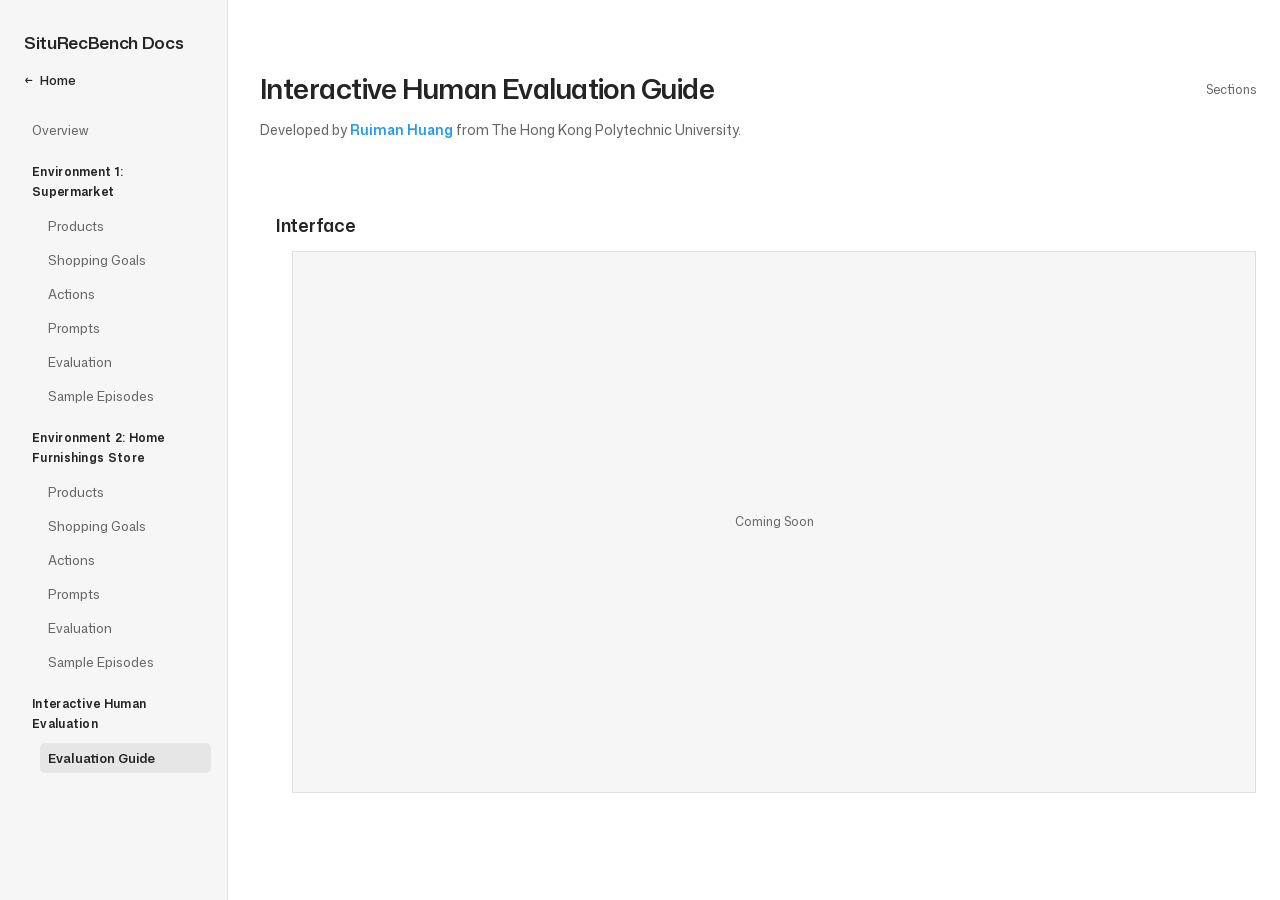
<file: SituRecBench/details_pages/human_interaction.html>
<!doctype html>
<html lang="en">
<head>
<meta charset="utf-8">
<meta name="viewport" content="width=device-width, initial-scale=1">
<title>Interactive Human Evaluation Guide</title>
<link rel="preload" href="../assets/fonts/mona-sans/MonaSansVF.woff2" as="font" type="font/woff2" crossorigin="anonymous">
<link rel="stylesheet" href="../assets/fonts/mona-sans/fonts.css">

<style data-details-shared>
:root {
  --anchor-offset:24px;
  --content-width:840px;
  --data-width:1040px;
  --bg:#ffffff;
  --panel:#ffffff;
  --paper:#f6f6f6;
  --ink:#242424;
  --muted:#666666;
  --line:#363636;
  --soft-line:#dedede;
  --accent:#555555;
  --hover:#f2f2f2;
  --frame-line:rgba(36,36,36,.10);
  --strong-line:rgba(36,36,36,.20);
  --frame:1px solid var(--frame-line);
  --divider:1px solid rgba(36,36,36,.08);
  --radius:10px;
  --radius-sm:6px;
  --shadow:0 8px 24px rgba(0,0,0,.05);
  --shadow-soft:none;
  --fs-body:15px;
  --fs-sm:14px;
  --docs-nav-size:13px;
  --docs-nav-line:20px;
  --docs-brand-size:17px;
  --docs-nav-row-padding:5px;
  --docs-nav-item-gap:4px;
  --docs-nav-group-gap:12px;
  --docs-top-space:29.3px;
  --docs-brand-line:26px;
  --docs-brand-gap:16px;
  --docs-home-line:19.6px;
  --docs-home-gap:24px;
  --docs-main-top:calc(var(--docs-top-space) + var(--docs-brand-line) + var(--docs-brand-gap));
}
* { box-sizing:border-box; scrollbar-width:none; }
*::-webkit-scrollbar { display:none; }
button, input, select, textarea, pre, code, kbd, samp { font-family:var(--font-family); }
html { scroll-behavior:auto; background:var(--bg); }
body { position:relative; isolation:isolate; margin:0; color:var(--ink); background:var(--bg); font-family:var(--font-family); font-size:var(--fs-body); line-height:1.65; text-rendering:optimizeLegibility; -webkit-font-smoothing:antialiased; }
body.details-document { display:grid; grid-template-columns:204px minmax(0, 1fr) 144px; column-gap:32px; align-items:start; align-content:start; min-height:100dvh; padding:0 24px; }
body.product-document, body.shopping-goals-document { --content-width:var(--data-width); }
button, input, select { font:inherit; }
a:focus-visible, button:focus-visible, input:focus-visible, select:focus-visible, summary:focus-visible { outline:2px solid var(--accent); outline-offset:4px; }
[hidden] { display:none !important; }
main :is(h1,h2,h3)[id], main section[id] { scroll-margin-top:var(--anchor-offset, 108px); }
a { color:inherit; text-decoration:none; }
.skip-link { position:fixed; top:12px; left:24px; z-index:100; padding:10px 14px; border-radius:var(--radius-sm); background:var(--ink); color:var(--panel); transform:translateY(-200%); }
.skip-link:focus { transform:none; }
.docs-sidebar { display:block; grid-column:1; grid-row:1 / span 2; position:sticky; top:0; z-index:30; width:calc(100% + 24px); min-width:0; height:100dvh; min-height:0; margin-left:-24px; padding:var(--docs-top-space) 16px var(--docs-top-space) 24px; overflow-x:hidden; overflow-y:auto; overscroll-behavior:contain; border-right:var(--divider); background:var(--paper); font-family:var(--font-family); font-size:var(--docs-nav-size); line-height:var(--docs-nav-line); }
.docs-sidebar-header { align-self:start; min-width:0; }
.docs-brand { display:inline-block; margin-bottom:var(--docs-brand-gap); color:var(--ink); font-size:var(--docs-brand-size); font-weight:600; line-height:var(--docs-brand-line); letter-spacing:-.02em; white-space:nowrap; }
.docs-brand span { color:inherit; font-weight:inherit; }
.docs-navigation { margin:0; padding:0; border:0; background:transparent; }
.docs-tree { display:grid; gap:var(--docs-nav-group-gap); font-size:var(--docs-nav-size); line-height:var(--docs-nav-line); }
.docs-tree ul { margin:0; padding:0; list-style:none; }
.docs-overview .docs-page-link { font-weight:400; }
.docs-group { margin:0; }
.docs-scene { margin:0; }
.docs-scene + .docs-scene { margin-top:var(--docs-nav-group-gap); }
.docs-scene > .docs-scene-label { display:flex; align-items:center; justify-content:flex-start; gap:0; margin:0; padding:var(--docs-nav-row-padding) 8px; color:var(--ink); font-size:12px; font-weight:650; line-height:inherit; letter-spacing:.025em; }
.docs-scene ul { padding:var(--docs-nav-item-gap) 0 0 16px; }
.docs-tree li + li { margin-top:0; }
.docs-scene li + li { margin-top:var(--docs-nav-item-gap); }
.docs-page-link { display:block; padding:var(--docs-nav-row-padding) 8px; border-radius:5px; color:var(--muted); font-size:inherit; font-weight:400; line-height:inherit; overflow-wrap:anywhere; transition:color 80ms ease, background 80ms ease; }
.docs-page-link:hover { color:var(--ink); background:var(--hover); text-decoration:none; }
.docs-page-link[aria-current="page"] { color:var(--ink); background:#e6e6e6; font-weight:600; }
.docs-home { display:flex; align-items:center; gap:7px; width:fit-content; margin:0 0 var(--docs-home-gap); color:var(--ink); font-size:13px; font-weight:500; line-height:var(--docs-home-line); }
.docs-home:hover { color:var(--ink); }
.docs-sidebar a:focus-visible { outline-offset:-2px; }
@media (min-width:901px) and (max-height:760px) {
  .docs-sidebar { --docs-nav-row-padding:4px; --docs-nav-item-gap:5px; --docs-nav-group-gap:10px; --docs-home-gap:20px; }
}
@media (min-width:901px) and (max-height:680px) {
  .docs-sidebar { --docs-nav-row-padding:2px; --docs-nav-item-gap:2px; --docs-nav-group-gap:9px; --docs-home-gap:16px; }
}
.page-wrap { grid-column:2; grid-row:1; width:100%; min-width:0; max-width:var(--content-width); padding:0; margin:var(--docs-main-top) auto 64px; scroll-margin-top:24px; }
.overview-document .page-wrap { grid-column:2 / -1; grid-row:1; }
.page-wrap :where(div, section, article, header, details, pre) { min-width:0; }
.page-wrap :where(code, h1, h2, h3, summary, .api-group-note) { overflow-wrap:anywhere; }
.page-content, .hero, .stack, .profile-list, .api-compact, .api-card-body, .api-group, .run-command { grid-template-columns:minmax(0, 1fr); }
.product-page-shell { --content-width:var(--data-width); }
.page-content { min-width:0; display:grid; gap:28px; }
.section-nav { grid-column:3; grid-row:1; position:sticky; top:0; display:flex; align-items:center; height:100dvh; min-width:0; max-width:100%; }
.floating-rail { width:100%; min-width:0; max-width:100%; max-height:calc(100dvh - 96px); padding:0; overflow:auto; border:0; background:transparent; box-shadow:none; }
.floating-rail-links { display:grid; gap:8px; }
.floating-rail-heading { margin:0 0 12px; color:var(--muted); font-size:12px; font-weight:600; text-align:right; }
.floating-rail a { min-height:36px; display:flex; align-items:center; justify-content:flex-end; padding:4px 0; color:#767676; font-size:12px; font-weight:400; line-height:1.4; text-align:right; overflow-wrap:anywhere; opacity:1; transition:font-size 80ms ease, color 80ms ease; }
.floating-rail a:hover, .floating-rail a:focus-visible, .floating-rail a.active { color:var(--line); font-size:12.5px; }
.floating-rail a:focus-visible { outline-offset:-2px; }
.page-tools { display:none; align-items:center; justify-content:flex-end; }
.page-wrap > .page-tools { display:none; margin-bottom:16px; }
.page-tools .section-menu > summary { display:inline-flex; align-items:center; gap:0; width:fit-content; margin:0; padding:0; border:0; background:transparent; color:var(--muted); font-size:12px; font-weight:400; line-height:1.65; text-decoration:none; }
.page-tools .section-menu > summary:hover { color:var(--ink); text-decoration:underline; text-underline-offset:3px; }
.page-tools .section-menu { position:relative; display:none; flex:none; margin:0; padding:0; border:0; }
.section-menu > summary { list-style:none; }
.section-menu > summary::-webkit-details-marker { display:none; }
.section-menu-slot { position:absolute; z-index:45; top:calc(100% + 10px); right:0; width:min(320px, calc(100vw - 40px)); padding:10px 14px; border:var(--frame); border-radius:6px; background:var(--bg); box-shadow:0 6px 20px rgba(0,0,0,.06); }
.section-menu-slot .floating-rail { max-height:min(55dvh, 360px); overflow-y:auto; }
.section-menu-slot .floating-rail-links { display:grid; gap:2px; }
.section-menu-slot .floating-rail-heading { margin-bottom:6px; text-align:left; }
.section-menu-slot .floating-rail a { justify-content:flex-start; min-height:32px; padding:6px 0; text-align:left; white-space:normal; opacity:1; color:var(--muted); }
.section-menu-slot .floating-rail a.active { color:var(--ink); }
.hero { display:grid; gap:12px; padding:12px 0 24px; border-bottom:var(--divider); }
.overview-document .hero { gap:8px; padding:0; border-bottom:0; }
.overview-document .page-content { gap:28px; }
.overview-document .section-heading { margin-top:0; }
.overview-document .stack { gap:8px; }
.overview-directory { display:grid; gap:32px; }
body.details-document.overview-document main.page-wrap .overview-directory > section { display:grid; gap:16px; min-width:0; }
.overview-directory h2 { margin:0; }
.overview-links { display:flex; flex-wrap:wrap; gap:16px 12px; margin-left:var(--docs-content-indent); }
.overview-directory .overview-button { display:inline-flex; align-items:center; justify-content:center; justify-self:start; min-height:42px; min-width:136px; max-width:100%; padding:10px 16px; border:0; border-radius:6px; background:var(--paper); color:var(--ink); font-size:13px; font-weight:500; line-height:1.6; text-decoration:none; transition:background 80ms ease; }
.overview-directory .overview-button:hover { background:#ebebeb; }
.overview-directory .overview-button:focus-visible { outline:2px solid var(--accent); outline-offset:3px; }
.overview-human-link .overview-button { margin-left:var(--docs-content-indent); }
.hero p, .muted { margin:0; color:var(--muted); }
.hero > p { max-width:68ch; }
.hero > p:first-child { color:var(--accent); font-size:14px; font-weight:600; }
.section-heading { display:grid; gap:6px; margin-top:8px; }
.section-heading p { margin:0; color:var(--accent); font-size:14px; }
.section-heading h2 { margin:0; }
.hero h1 { margin:0; max-width:26ch; font-size:30px; font-weight:600; line-height:1.2; letter-spacing:-.02em; text-wrap:balance; }
.page-grid { display:grid; grid-template-columns:minmax(0, 1fr); gap:0; margin-top:0; }
.page-button { display:grid; grid-template-columns:136px minmax(0, 1fr); align-items:baseline; gap:20px; margin:0 -8px; padding:10px 8px; border:0; border-radius:4px; background:transparent; box-shadow:none; transition:background 80ms ease; }
.page-button:hover { background:var(--paper); }
.page-button strong { font-size:15px; font-weight:600; }
.page-button:hover strong { text-decoration:underline; text-underline-offset:3px; }
.page-button span { color:var(--muted); font-size:14px; line-height:1.6; }
.panel { min-width:0; padding:8px 0; border:0; border-radius:0; background:transparent; box-shadow:none; }
.stack { min-width:0; display:grid; gap:16px; }
.two-col { display:grid; grid-template-columns:repeat(2, minmax(0, 1fr)); gap:28px; align-items:start; }
h2 { margin:0 0 12px; font-size:24px; font-weight:600; line-height:1.3; letter-spacing:-.015em; }
h3 { margin:18px 0 10px; font-size:16px; font-weight:600; line-height:1.4; }
pre { margin:0; padding:18px; max-width:100%; max-height:520px; overflow:auto; border:0; border-radius:var(--radius-sm); background:var(--paper); white-space:pre-wrap; overflow-wrap:anywhere; font:14px/1.7 var(--font-family); }
details { border:0; border-radius:0; background:transparent; }
summary { padding:14px 0; cursor:pointer; font-weight:600; }
details[open] > pre { max-height:none; overflow:auto; }
.shopping-goals-page { display:grid; gap:0; min-width:0; }
.shopping-goals-header { display:grid; gap:12px; padding:8px 0 40px; }
.shopping-goals-header h1 { margin:0; color:var(--ink); font-size:30px; line-height:1.2; font-weight:600; letter-spacing:-.6px; }
.shopping-goals-header p { margin:0; color:var(--muted); font-size:15px; line-height:1.65; }
.shopping-goals-page .profile-list { display:grid; grid-template-columns:minmax(0, 1fr); gap:48px; }
.profile-group { display:grid; grid-template-columns:repeat(2, minmax(0, 1fr)); grid-template-rows:repeat(2, auto); gap:64px; min-height:calc(100dvh - 48px); padding:40px 0; align-content:space-around; align-items:start; }
.profile-group-single { min-height:0; grid-template-rows:auto; align-items:start; }
.profile-shopping-goals { display:grid; min-width:0; gap:16px; padding:20px; border:0; border-radius:var(--radius); background:var(--paper); box-shadow:none; }
.profile-json > summary, .shopping_goal-json > summary { display:grid; grid-template-columns:minmax(0, 1fr); align-items:start; gap:6px; padding:0; color:var(--ink); font-weight:400; list-style:none; }
.profile-json > summary::-webkit-details-marker, .shopping_goal-json > summary::-webkit-details-marker { display:none; }
.profile-json h3 { display:flex; align-items:baseline; gap:10px; margin:0; font-weight:400; }
.profile-number, .shopping_goal-number { flex-shrink:0; color:var(--muted); font-size:12px; font-weight:400; line-height:1.65; font-variant-numeric:tabular-nums; }
.profile-number { text-transform:uppercase; }
.profile-name { color:var(--ink); font-size:15px; font-weight:600; line-height:1.5; overflow-wrap:anywhere; }
.profile-json pre, .shopping_goal-json pre { margin-top:12px; padding:14px; border:0; background:var(--paper); font-size:14px; }
.shopping-goals-page summary:focus-visible { outline:2px solid var(--accent); outline-offset:3px; }
.json-label { color:var(--ink); font-size:14px; font-weight:600; }
.shopping_goal-row { display:grid; grid-template-columns:repeat(2, minmax(0, 1fr)); gap:16px; align-items:stretch; }
.shopping_goal-card { min-width:0; min-height:136px; padding:20px; background:var(--bg); border:1px solid #efefef; border-radius:var(--radius-sm); }
.shopping_goal-json > summary { gap:8px; }
.shopping_goal-number { grid-column:1; }
.shopping_goal-text { grid-column:1 / -1; color:var(--ink); font-size:14px; font-weight:600; line-height:1.75; overflow-wrap:anywhere; }
.actions-page { display:grid; gap:32px; }
.actions-header, .actions-section-heading { display:grid; gap:12px; }
.actions-section-heading { display:flex; flex-wrap:wrap; align-items:baseline; gap:4px 12px; }
.actions-header { padding:8px 0 0; }
.actions-header h1 { margin:0; font-size:30px; line-height:1.2; font-weight:600; letter-spacing:-.6px; }
.actions-header p, .actions-section-heading p { margin:0; color:var(--muted); font-size:15px; }
.actions-section { display:grid; gap:20px; }
.actions-section-heading h2 { margin:0; font-size:16px; font-weight:600; line-height:1.5; }
.actions-section-heading p { font-size:13px; line-height:1.5; }
.action-list { min-width:0; margin:0; padding:0; list-style:none; }
.action-entry { min-width:0; }
.action-entry + .action-entry { border-top:var(--divider); }
.action-description { min-width:0; margin:0; color:var(--muted); font-size:14px; font-weight:400; line-height:1.6; overflow-wrap:anywhere; }
.action-description code { font-family:inherit; font-size:inherit; }
.action-name { color:var(--ink); font-weight:600; white-space:nowrap; }
.action-entry > .action-description, .action-call > summary { display:block; width:100%; padding:12px var(--docs-content-indent) 16px; font-size:14px; line-height:1.6; list-style:none; }
.action-entry:first-child > .action-description, .action-entry:first-child .action-call > summary { padding-top:0; }
.action-call > summary::-webkit-details-marker { display:none; }
.action-call-body { display:grid; gap:12px; position:relative; min-width:0; padding:16px calc(2 * var(--docs-content-indent)) 12px; background:#fafafa; }
.action-call-body p { margin:0; color:var(--muted); font-size:14px; }
.action-call-body pre { padding:0; background:transparent; font:13px/1.65 var(--font-family); }
.metric-formula { display:flex; align-items:center; min-width:0; max-width:100%; overflow-x:auto; padding:8px 0; color:var(--ink); font-size:16px; }
.metric-formula math { flex:none; margin:0; }
.metric-fold .action-name { white-space:normal; }
.metric-body p { overflow-wrap:anywhere; }
@media (max-width:600px) { .metric-formula { font-size:14px; } }
.reference-page { display:grid; gap:40px; }
.reference-header { display:grid; gap:12px; padding:8px 0 0; }
.reference-header h1 { margin:0; font-size:30px; line-height:1.2; font-weight:600; letter-spacing:-.6px; }
.reference-header p { margin:0; color:var(--muted); font-size:15px; }
.reference-section { display:grid; gap:20px; }
.reference-section h2 { margin:0; font-size:22px; }
.reference-fold { border-bottom:var(--divider); }
.reference-fold > summary { display:grid; grid-template-columns:180px minmax(0, 1fr); gap:24px; padding:20px 0; list-style:none; }
.reference-fold > summary::-webkit-details-marker { display:none; }
.reference-name { color:var(--ink); font-size:15px; font-weight:600; line-height:1.7; }
.reference-description { color:var(--muted); font-size:14px; font-weight:400; line-height:1.7; }
.reference-fold-body { display:grid; gap:16px; padding:0 0 24px; }
.reference-fold-body pre { font-size:13px; }
.reference-table { width:100%; table-layout:fixed; border-collapse:collapse; text-align:left; }
.reference-name-column { width:204px; }
.reference-table th, .reference-table td { padding:18px 0; border-bottom:var(--divider); vertical-align:top; font-size:14px; line-height:1.7; overflow-wrap:anywhere; }
.reference-table th { padding-right:24px; font-size:15px; font-weight:600; }
.reference-table thead th { padding-top:0; padding-bottom:12px; color:var(--muted); font-size:12px; font-weight:500; }
.reference-section > p { margin:0; color:var(--muted); font-size:14px; }
.prompt-roles { --prompt-indent:16px; display:grid; gap:32px; }
.prompt-roles > .prompt-role { display:grid; gap:12px; min-width:0; padding:0; border:0; }
.prompt-roles > .reference-fold > .reference-fold-body { padding:0; background:transparent; }
.prompt-message-list { display:grid; gap:0; }
.prompt-message + .prompt-message { border-top:var(--divider); }
.prompt-message, .prompt-text { min-width:0; }
.prompt-message-body, .prompt-system-parts { display:grid; gap:12px; min-width:0; }
.prompt-message-body { position:relative; padding:10px calc(2 * var(--prompt-indent)); background:#fafafa; }
.prompt-message-body > span[id], .prompt-long-body > span[id] { position:absolute; top:0; left:0; }
.prompt-message pre { margin:0; }
.prompt-message > summary span, .prompt-long-content > summary span { color:var(--muted); font-weight:400; }
.prompt-message > summary, .prompt-long-content > summary { padding:6px 0; color:var(--ink); font-size:13px; cursor:pointer; list-style:none; }
.prompt-message > summary { padding:10px var(--prompt-indent); }
.prompt-role-heading { margin:0; padding:0; color:var(--ink); font-size:16px; font-weight:600; line-height:1.5; }
.prompt-long-body { position:relative; min-width:0; padding:8px var(--prompt-indent); background:#f4f4f4; }
.prompt-message pre { background:transparent; border:0; border-radius:0; }
.prompt-long-body > pre { padding:0; }
.prompt-text[data-content-format="json"], .prompt-text[data-content-format="text"] { min-width:0; }
.prompt-text[data-content-format="json"] > pre, .prompt-text[data-content-format="text"] > pre { padding:0; background:transparent; border:0; border-radius:0; }
.prompt-text[data-content-format="json"] > .prompt-fragment > pre, .prompt-text[data-content-format="text"] > .prompt-fragment > pre { padding:0; background:transparent; border:0; border-radius:0; }
.prompt-text > details[data-template-token] > summary { color:var(--ink); font-weight:400; text-decoration:none; }
.prompt-text > details[data-template-token] > summary > code { padding:2px 5px; border-radius:3px; background:#ededed; font:12px/1.7 ui-monospace, SFMono-Regular, Consolas, "Liberation Mono", monospace; overflow-wrap:anywhere; box-decoration-break:clone; -webkit-box-decoration-break:clone; }
.prompt-image-sample { display:block; width:auto; max-width:100%; height:auto; margin:0 0 12px; }
.prompt-markdown { min-width:0; font-size:14px; line-height:1.7; overflow-wrap:anywhere; }
.prompt-markdown p { margin:0 0 12px; }
body.details-document main.page-wrap .prompt-markdown :is(h1,h2,h3,h4,h5,h6) { margin:18px 0 8px; font-size:16px; font-weight:600; line-height:1.5; letter-spacing:normal; }
.prompt-markdown :is(ul,ol) { margin:0 0 12px; padding-left:22px; }
.prompt-markdown li { margin:4px 0; }
.prompt-markdown li > p { margin:0; }
body.details-document main.page-wrap .prompt-markdown > :first-child { margin-top:0; }
body.details-document main.page-wrap .prompt-markdown > :last-child { margin-bottom:0; }
.prompt-markdown code { font-family:var(--font-family); font-size:inherit; overflow-wrap:anywhere; }
@media (max-width:700px) {
  .prompt-roles { --prompt-indent:12px; }
  .reference-header h1 { font-size:28px; }
  .reference-fold > summary { grid-template-columns:minmax(0, 1fr); gap:6px; padding:16px 0; }
  .reference-name-column { width:34%; }
  .reference-table th { padding-right:16px; font-size:14px; }
}
@media (max-width:700px) {
  .actions-header h1 { font-size:28px; }
}
@media (min-width:901px) and (max-height:760px) {
  .profile-group { padding:24px 0; row-gap:24px; }
  .shopping_goal-card { min-height:116px; padding:16px 20px; }
}
@media (max-width:700px) {
  .shopping-goals-header h1 { font-size:28px; }
  .profile-group { grid-template-columns:minmax(0, 1fr); }
  .profile-shopping-goals { padding:16px; }
  .shopping_goal-card { min-height:124px; padding:16px; }
}
@media (max-width:900px) {
  .profile-group { min-height:0; grid-template-rows:none; gap:48px 32px; padding:16px 0; align-items:start; }
}
.api-lead { display:grid; gap:10px; }
.class-signature, .method-signature, .attribute-signature { margin:0; padding:14px 16px; border:0; border-radius:var(--radius-sm); background:var(--paper); color:var(--ink); font:14px/1.65 var(--font-family); overflow:auto; }
.api-list { display:grid; gap:9px; margin:0; padding:0; list-style:none; }
.api-list li { display:grid; gap:4px; padding:10px 0; border-bottom:var(--divider); }
.api-list li:last-child { border-bottom:0; }
.api-list code, .api-card code { font-family:var(--font-family); font-size:.95em; }
.api-card { display:block; border:0; border-bottom:var(--divider); border-radius:0; background:transparent; box-shadow:none; overflow:visible; }
.api-card > summary { display:grid; gap:8px 16px; padding:20px 0; list-style:none; cursor:pointer; background:transparent; }
.api-card > summary::-webkit-details-marker { display:none; }
.api-card[open] > summary { border-bottom:0; background:transparent; }
.api-summary-head { min-width:0; grid-column:1; color:var(--ink); font-size:16px; font-weight:600; overflow-wrap:anywhere; }
.api-summary-desc { min-width:0; grid-column:1; color:var(--muted); font-size:15px; font-weight:400; line-height:1.6; overflow-wrap:anywhere; }
.api-card:not([open]) .api-summary-desc { display:-webkit-box; -webkit-box-orient:vertical; -webkit-line-clamp:2; line-clamp:2; overflow:hidden; }
.api-card[open] > summary .api-summary-desc { display:none; }
.api-card-body { display:grid; gap:14px; padding:0 0 24px; }
.api-card p { margin:0; }
.api-subhead { margin:4px 0 -4px; color:var(--muted); font-size:13px; font-weight:600; }
.api-card ul { margin:0; padding-left:18px; }
.api-card li { margin:4px 0; }
.api-grid { display:grid; grid-template-columns:repeat(2, minmax(0, 1fr)); gap:16px 32px; align-items:start; }
.api-compact { display:grid; gap:10px; }
.api-group { display:grid; gap:16px; padding-top:16px; border-top:var(--divider); }
.api-group h3 { margin:0; font-size:16px; }
.api-group-note { margin:0; color:var(--muted); font-weight:400; line-height:1.65; }
.human-page { display:grid; gap:28px; font-size:13px; }
.human-page .hero { justify-items:start; text-align:left; }
.human-page .hero h1 { max-width:none; font-size:32px; }
.human-page .human-developer-credit { color:var(--muted); font-size:16px; line-height:1.6; }
.human-developer-credit a { color:#209cee; font-weight:600; white-space:nowrap; }
.human-developer-credit a:hover { color:#1676b7; text-decoration:underline; }
.human-page h2 { margin-bottom:0; font-size:18px; }
.human-page h3 { margin:0; font-size:15px; }
.human-page .stack { gap:12px; }
.human-interface-figure { margin:0; }
.human-interface-placeholder { display:flex; flex-direction:column; align-items:center; justify-content:center; gap:6px; aspect-ratio:16 / 9; padding:20px; border:var(--frame); background:var(--paper); color:var(--muted); text-align:center; }
.human-interface-placeholder span { color:var(--muted); font-size:12px; }
.human-feature-grid { display:grid; grid-template-columns:repeat(3, minmax(0, 1fr)); gap:24px; }
.human-feature { display:grid; align-content:start; gap:8px; padding-top:12px; border-top:var(--divider); }
@media (max-width:600px) {
  .human-feature-grid { grid-template-columns:minmax(0, 1fr); gap:16px; }
}
.api-snapshot > summary { font-size:16px; }
.eval-flow { display:grid; grid-template-columns:repeat(3, minmax(0, 1fr)); gap:28px; }
.eval-flow-item { display:grid; align-content:start; gap:10px; padding:16px 0; border:0; border-top:var(--divider); border-radius:0; background:transparent; box-shadow:none; }
.eval-flow-item b { color:var(--ink); font-size:16px; }
.eval-flow-item span { color:var(--muted); font-weight:400; line-height:1.6; }
.run-plan-stats { display:grid; grid-template-columns:repeat(4, minmax(0, 1fr)); gap:24px; }
.run-plan-stat { display:grid; align-content:start; gap:8px; padding:12px 0; border:0; border-radius:0; background:transparent; box-shadow:none; }
.run-plan-stat b { font-size:24px; font-weight:600; line-height:1.15; }
.run-plan-stat span { color:var(--muted); font-size:14px; font-weight:400; line-height:1.5; }
.run-plan-layout { display:grid; grid-template-columns:minmax(0, 1fr); gap:24px; }
.run-plan-table-wrap { width:100%; min-width:0; max-width:100%; overflow:auto; border:0; border-radius:0; background:var(--panel); box-shadow:none; }
.run-plan-table { min-width:960px; width:100%; border-collapse:collapse; }
.run-plan-table th, .run-plan-table td { padding:14px 12px; border-bottom:var(--divider); vertical-align:top; text-align:left; font-size:14px; line-height:1.6; overflow-wrap:anywhere; }
.run-plan-table th { color:var(--muted); font-size:13px; background:var(--paper); white-space:nowrap; }
.run-plan-table tr:last-child td { border-bottom:0; }
.run-plan-table code, .run-command code { font-family:var(--font-family); font-size:.92em; }
.run-command { display:grid; gap:12px; padding:18px 0; border:0; border-top:var(--divider); border-radius:0; background:transparent; box-shadow:none; }
.run-command strong { font-size:16px; }
.run-command p { margin:0; color:var(--muted); font-weight:400; line-height:1.6; }
.metric-map { width:100%; table-layout:fixed; border-collapse:collapse; border:0; border-radius:0; background:var(--panel); box-shadow:none; }
.metric-map th, .metric-map td { padding:14px 12px; border-bottom:var(--divider); vertical-align:top; text-align:left; font-size:14px; line-height:1.6; overflow-wrap:anywhere; }
.metric-map th { color:var(--muted); font-size:13px; background:var(--paper); }
.metric-map tr:last-child td { border-bottom:0; }
.metric-map code { font-family:var(--font-family); font-size:.92em; }
.metric-list { display:grid; gap:4px; margin:0; padding:0; list-style:none; }
.metric-list li { overflow-wrap:anywhere; }
@media (max-width: 1399px) {
  body.details-document { grid-template-columns:204px minmax(0, 1fr); column-gap:32px; }
  .page-wrap { grid-row:1; }
  .section-nav { display:none; }
  .page-tools, .page-wrap > .page-tools { display:flex; }
  .page-tools .section-menu { display:block; }
}
@media (max-width: 1100px) {
  .two-col, .api-grid, .eval-flow, .run-plan-stats { grid-template-columns:1fr; }
}
@media (max-width: 900px) {
  body.details-document { grid-template-columns:minmax(0, 1fr); column-gap:0; padding:0 20px; }
  .docs-sidebar { display:block; grid-column:1; grid-row:1; position:static; width:100%; height:auto; min-height:0; max-height:none; margin:var(--docs-top-space) 0 0; padding:0 0 16px; overflow:visible; overscroll-behavior:auto; border-right:0; border-bottom:var(--divider); background:var(--bg); }
  .docs-brand { margin-bottom:0; font-size:var(--docs-brand-size); }
  .docs-navigation { margin-top:16px; padding:0; }
  .docs-tree { grid-template-columns:minmax(0, 1fr); padding-top:16px; }
  .docs-home { margin:12px 0 0; }
  .page-wrap { grid-column:1; grid-row:2; margin-top:40px; }
  .overview-document .page-wrap { grid-column:1; grid-row:2; }
  .hero h1 { font-size:28px; }
  .shopping_goal-row { grid-template-columns:1fr; }
  .panel { padding:6px 0; }
}
@media (max-width: 640px) {
  .page-button { grid-template-columns:112px minmax(0, 1fr); gap:16px; }
}
@media (max-width: 560px) {
  h2 { font-size:22px; }
}
@media (max-width: 480px) {
  .docs-tree { grid-template-columns:1fr; }
  .page-button { grid-template-columns:minmax(0, 1fr); gap:4px; }
}
@media (prefers-reduced-motion: reduce) {
  .floating-rail a, .docs-page-link, .page-button { transition:none; }
}
details > summary { list-style:none; }
details > summary::marker { content:""; }
details > summary::-webkit-details-marker { display:none; }

/* Shared Details typography and spacing. Keep this after page-specific styles. */
body.details-document {
  --fs-body:14px;
  --docs-title-size:28px;
  --docs-section-size:18px;
  --docs-section-gap:28px;
  --docs-title-gap:72px;
  --docs-content-indent:16px;
  --docs-table-row-height:97px;
}
body.details-document main.page-wrap { position:relative; width:100%; max-width:none; margin-left:0; margin-right:0; }
body.details-document.overview-document main.page-wrap { grid-column:2; }
body.details-document main.page-wrap h2 { margin:0; }
body.details-document main.page-wrap .profile-list { gap:24px; }
body.details-document main.page-wrap .profile-group { min-height:0; padding:0; gap:24px 20px; grid-template-rows:none; align-content:start; }
body.details-document main.page-wrap .catalog-tools { margin:0; padding:0; gap:0; }
body.details-document main.page-wrap .prompt-roles { gap:28px; }
body.details-document main.page-wrap .prompt-roles > .prompt-role { gap:16px; }
body.details-document main.page-wrap .reference-fold > summary { padding:12px 0; }
body.details-document main.page-wrap :is(.prompt-message > summary, .prompt-long-content > summary, .location-index-panel > summary) { font-size:14px; line-height:1.6; }
body.details-document main.page-wrap .prompt-message > summary { padding-top:12px; padding-bottom:12px; }
@media (max-width:900px) {
  body.details-document.overview-document main.page-wrap { grid-column:1; }
}

body.details-document main.page-wrap :is(.page-content, .reference-page, .actions-page, .human-page, .shopping-goals-page) { row-gap:var(--docs-section-gap); }
body.details-document main.page-wrap.page-content { row-gap:var(--docs-section-gap); }
body.details-document main.page-wrap .docs-page-heading {
  display:grid; gap:12px; padding:0; border:0;
  margin:0 0 calc(var(--docs-title-gap) - var(--docs-section-gap));
}
body.details-document.overview-document main.page-wrap .docs-page-heading {
  margin-bottom:calc(var(--docs-title-gap) - var(--docs-section-gap) + 8px);
}
body.details-document main.page-wrap .docs-page-heading ~ :not(script) {
  margin-left:var(--docs-content-indent);
  width:calc(100% - var(--docs-content-indent));
}
/* Shared hierarchy: indent children once per semantic level, not per layout wrapper. */
body.details-document main.page-wrap :is(.reference-section, .stack, .api-group, .overview-human, .human-feature, .catalog-section, .catalog-subgroup, #reference-snapshots) > :is(h2,h3,h4,h5,h6) ~ :not(h2,h3,h4,h5,h6,script,span[id]),
body.details-document main.page-wrap .reference-fold-body > h3 ~ :is(details, pre, .api-compact),
body.details-document main.page-wrap .page-content details:not(.prompt-message):not(.prompt-long-content):not(.action-call) > :not(summary,script,style),
body.details-document main.page-wrap .api-summary-desc,
body.details-document main.page-wrap .api-lead > .class-signature + p,
body.details-document main.page-wrap .api-card-body > .method-signature + p,
body.details-document main.page-wrap .api-card-body > .api-subhead + ul,
body.details-document main.page-wrap .run-command > strong ~ p,
body.details-document main.page-wrap .catalog-map-key > .catalog-map-title ~ p {
  min-width:0;
  margin-left:var(--docs-content-indent);
  width:calc(100% - var(--docs-content-indent));
}
/* Prompt message and inline sample containers already express these same levels. */
.prompt-roles { --prompt-indent:var(--docs-content-indent); }
body.details-document main.page-wrap :is(.api-card-body, .api-lead) { overflow-wrap:anywhere; }
/* Preserve the map links' existing 8px click padding around the indented text. */
body.details-document main.page-wrap .catalog-map-key > .catalog-map-title ~ a {
  margin-left:calc(var(--docs-content-indent) - 8px);
  width:calc(100% - var(--docs-content-indent) + 16px);
}
@media (max-width:700px) {
  body.details-document main.page-wrap .reference-fold > summary > .reference-description {
    margin-left:var(--docs-content-indent);
    width:calc(100% - var(--docs-content-indent));
  }
}
/* End shared hierarchy. */
body.details-document main.page-wrap h1 {
  margin:0; padding:0; max-width:none; color:var(--ink);
  font-size:var(--docs-title-size); font-weight:600; line-height:1.25;
  letter-spacing:-.02em; text-align:left; text-wrap:wrap;
}
body.details-document main.page-wrap h2 {
  font-size:var(--docs-section-size); font-weight:600; line-height:1.4; letter-spacing:-.015em;
}
body.details-document main.page-wrap h3 { font-size:15px; line-height:1.5; }
body.details-document main.page-wrap :is(.human-page, .human-developer-credit, .api-group-note, .shopping_goal-text, .reference-description, .catalog-location) { font-size:14px; line-height:1.65; }
body.details-document main.page-wrap .reference-name { font-size:15px; line-height:1.5; }
body.details-document main.page-wrap :is(.reference-section, .actions-section, .stack) { gap:16px; }
body.details-document main.page-wrap .catalog-section { margin-top:0; }
body.details-document main.page-wrap .catalog-section > h2 { margin-bottom:16px; padding-bottom:0; border-bottom:0; }
body.details-document main.page-wrap .profile-group:first-child { padding-top:0; }
body.details-document main.page-wrap .catalog-map { display:grid; grid-template-columns:minmax(320px,max-content) minmax(0,1fr); align-items:start; gap:48px; padding:0; }
body.details-document main.page-wrap .catalog-map-key a { text-decoration:none; text-underline-offset:3px; border-radius:0; background:transparent; }
body.details-document main.page-wrap .catalog-map-key a:is(:hover,:focus-visible) { text-decoration:underline; background:transparent; }
body.details-document main.page-wrap .catalog-map-key a code { color:inherit; }
body.details-document main.page-wrap .catalog-map-image { width:auto; max-width:100%; justify-self:start; object-position:left top; }
body.details-document main.page-wrap .catalog-map-image-supermarket { height:220px; }
body.details-document main.page-wrap .catalog-card .catalog-name { font-size:15px; line-height:1.5; }
body.details-document main.page-wrap :is(.catalog-badge, .catalog-price, .catalog-map-title, .catalog-map-note, .profile-number, .shopping_goal-number) { font-size:13px; }
body.details-document main.page-wrap table { font-size:14px; line-height:1.6; }
body.details-document main.page-wrap table tbody tr { height:var(--docs-table-row-height); }
body.details-document main.page-wrap table :is(th, td) { padding:12px 16px; font-size:14px; line-height:1.6; vertical-align:top; }
body.details-document main.page-wrap table tr > :first-child { padding-left:0; }
body.details-document main.page-wrap table tr > :last-child { padding-right:0; }
body.details-document main.page-wrap table thead th { padding-top:0; padding-bottom:12px; font-size:13px; font-weight:500; color:var(--muted); }
body.details-document main.page-wrap table h3 { font-size:14px; line-height:1.6; }
body.details-document main.page-wrap :is(.reference-fold-body pre, .action-call-body pre, .catalog-data pre, .profile-json pre, .shopping_goal-json pre) { font-size:13px; line-height:1.65; }
body.details-document main.page-wrap > .page-tools,
body.details-document main.page-wrap .docs-page-heading > .page-tools { position:absolute; top:6px; right:0; margin:0; z-index:10; }
@media (max-width:1399px) {
  body.details-document:not(.overview-document) main.page-wrap h1 { padding-right:76px; }
}
@media (max-width:900px) {
  body.details-document { --docs-top-space:24.7px; --docs-title-size:26px; --docs-title-gap:64px; --docs-section-gap:24px; --docs-table-row-height:141px; }
}
@media (max-width:700px) {
  body.details-document main.page-wrap .catalog-map { grid-template-columns:minmax(0,1fr); gap:16px; }
}
@media (max-width:600px) {
  body.details-document main.page-wrap .catalog-map-image-supermarket { height:190px; }
  body.details-document main.page-wrap table :is(th, td) { padding-left:10px; padding-right:10px; }
  body.details-document main.page-wrap table tr > :first-child { padding-left:0; }
  body.details-document main.page-wrap table tr > :last-child { padding-right:0; }
}
/* Shared vertical rhythm: section 24, child 12, supporting text 8. */
body.details-document {
  --docs-section-gap:24px;
  --docs-child-gap:12px;
  --docs-detail-gap:8px;
  --docs-row-space:12px;
}
body.details-document main.page-wrap .page-content :is(h2,h3,h4,h5,h6):not(.prompt-markdown *) { margin-top:0; margin-bottom:0; }
body.details-document main.page-wrap .page-content :is(.reference-section, .actions-section, .stack, .api-group, .api-lead, .api-card-body, .reference-fold-body, .action-call-body, .profile-shopping-goals, .prompt-role, .prompt-message-body, .prompt-system-parts, .run-command, .human-feature, .overview-human) { row-gap:var(--docs-child-gap); }
body.details-document main.page-wrap .page-content :is(.stack, .reference-fold-body, .human-feature) > p { margin-top:0; margin-bottom:0; }
body.details-document main.page-wrap .page-content :is(.api-compact, .run-plan-layout, .api-list) { row-gap:0; }
body.details-document main.page-wrap .page-content .api-list > li { padding-top:var(--docs-row-space); padding-bottom:var(--docs-row-space); row-gap:var(--docs-detail-gap); }
body.details-document main.page-wrap .page-content .api-group { padding-top:var(--docs-row-space); }
body.details-document main.page-wrap .page-content :is(.two-col, .api-grid, .eval-flow, .human-feature-grid) { row-gap:var(--docs-section-gap); }
body.details-document main.page-wrap .page-content :is(.reference-fold-body, .api-card-body) { padding-top:0; padding-bottom:var(--docs-row-space); }
body.details-document main.page-wrap .prompt-roles > .prompt-role > .reference-fold-body { padding:0; }
body.details-document main.page-wrap .page-content :is(.reference-fold, .api-card, .api-snapshot, .prompt-message) > summary { padding-top:var(--docs-row-space); padding-bottom:var(--docs-row-space); }
body.details-document main.page-wrap .page-content .reference-section > div > .reference-fold:first-child > summary,
body.details-document main.page-wrap .page-content .api-compact > .api-card:first-child > summary,
body.details-document main.page-wrap .page-content .reference-fold-body > h3 + .api-card > summary,
body.details-document main.page-wrap .page-content .prompt-message-list > .prompt-message:first-child > summary { padding-top:0; }
body.details-document main.page-wrap .page-content :is(.api-card, .reference-fold) > summary { row-gap:var(--docs-detail-gap); }
body.details-document main.page-wrap .page-content .api-subhead { margin-top:0; margin-bottom:0; }
body.details-document main.page-wrap .page-content .actions-section { row-gap:20px; }
body.details-document main.page-wrap .page-content :is(.prompt-message-body, .run-command) { padding-top:var(--docs-row-space); padding-bottom:var(--docs-row-space); }
body.details-document main.page-wrap .page-content :is(.profile-shopping-goals, .shopping_goal-card) { padding:24px; }
@media (max-width:700px) {
  body.details-document main.page-wrap .page-content :is(.profile-shopping-goals, .shopping_goal-card) { padding:20px; }
}
body.details-document main.page-wrap .page-content .prompt-long-body { padding-top:var(--docs-row-space); padding-bottom:var(--docs-row-space); }
body.details-document main.page-wrap .page-content .prompt-long-content > summary { padding-top:var(--docs-detail-gap); padding-bottom:var(--docs-detail-gap); }
body.details-document main.page-wrap .page-content .prompt-roles { row-gap:var(--docs-section-gap); }
body.details-document main.page-wrap .page-content .shopping_goal-row {
  grid-template-columns:repeat(2,minmax(0,1fr));
  gap:var(--docs-section-gap);
}
body.details-document main.page-wrap .page-content .profile-shopping-goals { width:100%; max-width:1172px; }
body.details-document main.page-wrap .page-content .shopping_goal-json > summary { row-gap:var(--docs-detail-gap); }
body.details-document main.page-wrap .page-content :is(.profile-json, .shopping_goal-json) > pre { margin-top:var(--docs-child-gap); }
body.details-document main.page-wrap .page-content .catalog-section > h2 { margin-bottom:var(--docs-child-gap); }
body.details-document main.page-wrap .page-content .catalog-subgroup { margin-bottom:0; }
body.details-document main.page-wrap .page-content .catalog-info { padding-top:var(--docs-child-gap); row-gap:var(--docs-detail-gap); }
body.details-document main.page-wrap .page-content .catalog-map-note { margin-top:0; padding:6px 0; color:var(--ink); font-size:14px; line-height:1.5; }
body.details-document main.page-wrap .page-content .run-plan-stat { padding-top:0; padding-bottom:0; row-gap:var(--docs-detail-gap); }
body.details-document main.page-wrap .page-content .prompt-markdown :is(h1,h2,h3,h4,h5,h6) { margin-top:16px; margin-bottom:12px; }
body.details-document main.page-wrap .page-content .prompt-markdown > :first-child { margin-top:0; }
body.details-document main.page-wrap .page-content .prompt-markdown > :last-child { margin-bottom:0; }
body.details-document main.page-wrap .page-content .prompt-markdown > :is(h1,h2,h3,h4,h5,h6):last-child { margin-bottom:12px; }
body.details-document main.page-wrap .page-content .prompt-roles > .prompt-role { row-gap:20px; }
body.details-document main.page-wrap .page-content .prompt-message > summary { padding-bottom:16px; }
body.details-document main.page-wrap .page-content :is(.prompt-message-body, .prompt-long-body) { padding-top:16px; }
body.details-document main.page-wrap .page-content .prompt-long-content > summary { padding-bottom:12px; }
body.details-document main.page-wrap .shopping_goal-meta {
  display:flex; flex-direction:column; align-items:flex-start; gap:5px; min-width:0;
  grid-column:1 / -1; margin-left:0; width:100%;
  color:var(--muted); font-size:13px; font-weight:400; line-height:1.4;
}
body.details-document main.page-wrap .profile-group {
  grid-template-columns:minmax(0,1fr); grid-template-rows:auto; min-height:0; align-content:start;
}
@media (max-width:700px) {
  body.details-document main.page-wrap .page-content .shopping_goal-row { grid-template-columns:minmax(0,1fr); }
}
body.details-document main.page-wrap .disclosure-preview { position:relative; min-width:0; }
body.details-document main.page-wrap .profile-heading,
body.details-document main.page-wrap .shopping_goal-heading { margin:0; padding-right:88px; }
body.details-document main.page-wrap .profile-heading { display:flex; align-items:baseline; gap:10px; font-weight:400; }
body.details-document main.page-wrap .shopping_goal-heading { display:flex; align-items:baseline; gap:8px; }
body.details-document main.page-wrap .shopping_goal-heading { min-height:var(--goal-heading-height,0px); }
body.details-document main.page-wrap .profile-heading { min-height:var(--goal-profile-height,0px); }
body.details-document main.page-wrap .shopping_goal-field { display:block; width:100%; min-width:0; }
body.details-document main.page-wrap .shopping_goal-heading > .shopping_goal-text { min-width:0; }
body.details-document main.page-wrap .disclosure-preview > .shopping_goal-meta { margin-top:var(--docs-detail-gap); }
body.details-document main.page-wrap .disclosure-toggle {
  position:absolute; top:0; right:0; display:block;
  width:fit-content; padding:0; color:#707070; font-size:12px; font-weight:400; line-height:23px;
  text-decoration:none; text-underline-offset:3px;
}
body.details-document main.page-wrap .disclosure-toggle:is(:hover,:focus-visible) { color:var(--ink); text-decoration:underline; }
body.details-document main.page-wrap .disclosure-hint {
  display:inline-block; margin-left:10px; color:#707070;
  appearance:none; border:0; padding:0; background:transparent; cursor:pointer;
  font-family:inherit; font-size:12px; font-weight:400; line-height:1.6;
  text-decoration:none; text-underline-offset:3px; white-space:nowrap;
}
body.details-document main.page-wrap .disclosure-hint:is(:hover,:focus-visible) { color:var(--ink); text-decoration:underline; }
body.details-document main.page-wrap .page-content summary:not(.disclosure-toggle) { cursor:default; text-decoration:none; }
body.details-document main.page-wrap :is(.reference-fold, .api-card) > summary { position:relative; padding-right:50px; }
body.details-document main.page-wrap :is(.reference-fold, .api-card) > summary > .disclosure-hint { position:absolute; top:var(--docs-row-space); right:0; margin:0; }
body.details-document main.page-wrap .reference-section > div > .reference-fold:first-child > summary > .disclosure-hint,
body.details-document main.page-wrap .api-compact > .api-card:first-child > summary > .disclosure-hint,
body.details-document main.page-wrap .reference-fold-body > h3 + .api-card > summary > .disclosure-hint { top:0; }
details > summary .disclosure-open { display:none; }
details[open] > summary .disclosure-open { display:inline; }
details[open] > summary .disclosure-closed { display:none; }
body.details-document main.page-wrap .shopping_goal-attribute {
  display:inline-block; max-width:100%; padding:2px 6px;
  border-radius:4px; background:var(--paper); overflow-wrap:anywhere;
}
/* End shared vertical rhythm. */
</style>
</head>
<body class="details-document">

<a class="skip-link" href="#main-content">Skip to content</a>
<aside class="docs-sidebar" aria-label="Documentation navigation">
  <div class="docs-sidebar-header">
  <a class="docs-brand" href="../index.html">SituRecBench <span>Docs</span></a>
  <a class="docs-home" href="../index.html"><span aria-hidden="true">←</span> Home</a>
  </div>
  <div class="docs-navigation">
    <nav class="docs-tree" aria-label="Documentation pages">
      <ul class="docs-overview"><li><a class="docs-page-link" href="../details.html">Overview</a></li></ul>
      <div class="docs-group">
        <section class="docs-scene" data-docs-scene="supermarket"><h2 class="docs-scene-label">Environment 1: Supermarket</h2><ul><li><a class="docs-page-link" href="supermarket_products.html">Products</a></li><li><a class="docs-page-link" href="supermarket_shopping_goals.html">Shopping Goals</a></li><li><a class="docs-page-link" href="supermarket_actions.html">Actions</a></li><li><a class="docs-page-link" href="supermarket_prompt.html">Prompts</a></li><li><a class="docs-page-link" href="supermarket_evaluation.html">Evaluation</a></li><li><a class="docs-page-link" href="supermarket_sample_episodes.html">Sample Episodes</a></li></ul></section><section class="docs-scene" data-docs-scene="furniture"><h2 class="docs-scene-label">Environment 2: Home Furnishings Store</h2><ul><li><a class="docs-page-link" href="furniture_products.html">Products</a></li><li><a class="docs-page-link" href="furniture_shopping_goals.html">Shopping Goals</a></li><li><a class="docs-page-link" href="furniture_actions.html">Actions</a></li><li><a class="docs-page-link" href="furniture_prompt.html">Prompts</a></li><li><a class="docs-page-link" href="furniture_evaluation.html">Evaluation</a></li><li><a class="docs-page-link" href="furniture_sample_episodes.html">Sample Episodes</a></li></ul></section>
      </div>
      <section class="docs-scene docs-human">
        <h2 class="docs-scene-label">Interactive Human Evaluation</h2><ul><li><a class="docs-page-link" href="human_interaction.html" aria-current="page">Evaluation Guide</a></li></ul>
      </section>
    </nav>
  </div>
</aside>


<div class="section-nav">
  <nav class="floating-rail" aria-label="Page sections" data-title="Interactive Human Evaluation Guide">
    <div class="floating-rail-links"></div>
  </nav>
</div>

<main class="page-wrap" id="main-content" tabindex="-1">
  <div class="page-tools">
<details class="section-menu"><summary>Sections</summary><div class="section-menu-slot"></div></details>
</div>
  <div class="page-content">
<div class="human-page">
<section class="hero docs-page-heading"><h1 id="explore-as-the-user">Interactive Human Evaluation Guide</h1>
<p class="human-developer-credit">Developed by <a href="#explore-as-the-user">Ruiman Huang</a> from The Hong Kong Polytechnic University.</p>
</section>
<section class="stack"><h2 id="preparation">Interface</h2>
<figure class="human-interface-figure">
  <div class="human-interface-placeholder" aria-label="Reserved space for the human evaluation interface screenshot">
    <span>Coming Soon</span>
  </div>
</figure>
</section>
</div>
</div>
</main>

<script>
(() => {
  const rail = document.querySelector('.floating-rail');
  if (!rail) return;
  const railHost = rail.closest('.section-nav');
  const sectionMenu = document.querySelector('.section-menu');
  const sectionSummary = sectionMenu && sectionMenu.querySelector('summary');
  const compact = window.matchMedia('(max-width: 1399px)');
  const syncRail = () => {
    if (!sectionMenu) return;
    const focused = document.activeElement;
    const hadRailFocus = rail.contains(focused);
    const hadSummaryFocus = focused === sectionSummary;
    sectionMenu.open = false;
    (compact.matches ? sectionMenu.querySelector('.section-menu-slot') : railHost).appendChild(rail);
    if (compact.matches && hadRailFocus) sectionSummary.focus();
    if (!compact.matches && (hadRailFocus || hadSummaryFocus)) {
      (rail.querySelector('[aria-current="location"]') || rail.querySelector('a'))?.focus();
    }
  };
  compact.addEventListener('change', syncRail);
  syncRail();
  if (sectionMenu) {
    sectionMenu.addEventListener('keydown', (event) => {
      if (event.key !== 'Escape' || !sectionMenu.open) return;
      event.preventDefault();
      sectionMenu.open = false;
      sectionSummary.focus();
    });
    document.addEventListener('click', (event) => {
      if (sectionMenu.open && !sectionMenu.contains(event.target)) {
        const hadFocus = sectionMenu.contains(document.activeElement);
        sectionMenu.open = false;
        if (hadFocus) sectionSummary.focus({preventScroll:true});
      }
    });
  }
  const linksBox = rail.querySelector('.floating-rail-links');
  const slug = (text) => String(text || '').toLowerCase().replace(/[^a-z0-9]+/g, '-').replace(/^-|-$/g, '').slice(0, 70);
  const profileGroups = Array.from(document.querySelectorAll('.shopping-goals-page .profile-group[data-nav-label]'));
  const promptRoles = Array.from(document.querySelectorAll('.prompt-roles > .prompt-role > .prompt-role-heading'));
  const headings = profileGroups.length ? profileGroups : promptRoles.length ? promptRoles : Array.from(document.querySelectorAll('main h1, main h2, main:not(.product-page-shell) h3[id]')).filter((node) => (node.textContent || '').trim() && !(node.tagName === 'H3' && node.closest('.actions-page')) && !node.closest('.reference-fold-body'));
  const seen = new Set();
  const items = headings.map((node, index) => {
    if (!node.id) {
      const base = slug(node.textContent) || `section-${index + 1}`;
      let id = base;
      let count = 2;
      while (document.getElementById(id) || seen.has(id)) id = `${base}-${count++}`;
      node.id = id;
    }
    seen.add(node.id);
    // Preserve existing title deep links without repeating the title in the chapter menu.
    if (node.tagName === 'H1') return null;
    const link = document.createElement('a');
    link.href = `#${node.id}`;
    link.textContent = (node.dataset.navLabel || node.textContent || '').trim().replace(/\s+/g, ' ');
    linksBox.appendChild(link);
    link.addEventListener('click', (event) => {
      if (event.button !== 0 || event.metaKey || event.ctrlKey || event.shiftKey || event.altKey) return;
      event.preventDefault();
      if (sectionMenu) sectionMenu.open = false;
      let ancestor = node.parentElement;
      while (ancestor) {
        if (ancestor.tagName === 'DETAILS') ancestor.open = true;
        ancestor = ancestor.parentElement;
      }
      const top = node.getBoundingClientRect().top + window.scrollY - topOffset();
      window.scrollTo({top:Math.max(0, top), behavior:'auto'});
      history.replaceState(null, '', `#${node.id}`);
      node.setAttribute('tabindex', '-1');
      node.focus({preventScroll:true});
      setActive();
    });
    return {node, link};
  }).filter(Boolean);
  if (!items.length) { (rail.closest('.section-nav') || rail).remove(); return; }
  const topOffset = () => 24;
  const setActive = () => {
    const offset = topOffset();
    const offsetValue = `${offset}px`;
    if (document.documentElement.style.getPropertyValue('--anchor-offset') !== offsetValue) {
      document.documentElement.style.setProperty('--anchor-offset', offsetValue);
    }
    const visible = items.filter((item) => {
      const hidden = Boolean(item.node.closest('[hidden]'));
      item.link.hidden = hidden;
      return !hidden && item.node.getClientRects().length > 0;
    });
    let active = visible[0];
    for (const item of visible) {
      if (item.node.getBoundingClientRect().top <= offset + 2) active = item;
    }
    if (window.scrollY > 0 && window.scrollY + window.innerHeight >= document.documentElement.scrollHeight - 2) active = visible[visible.length - 1];
    items.forEach((item) => {
      item.link.classList.toggle('active', item === active);
      if (item === active) item.link.setAttribute('aria-current', 'location');
      else item.link.removeAttribute('aria-current');
    });
  };
  let pending = false;
  const queueActive = () => {
    if (pending) return;
    pending = true;
    requestAnimationFrame(() => { pending = false; setActive(); });
  };
  document.addEventListener('scroll', queueActive, {passive:true});
  window.addEventListener('resize', queueActive);
  document.addEventListener('catalog:filtered', queueActive);
  document.querySelector('main') && new MutationObserver(queueActive).observe(document.querySelector('main'), {subtree:true, attributes:true, attributeFilter:['hidden']});
  setActive();
})();
(() => {
  if (!document.querySelector('.reference-page')) return;
  const revealHash = (hash = location.hash) => {
    let target;
    try { target = document.getElementById(decodeURIComponent(hash.slice(1))); }
    catch (_) { return; }
    if (!target || !target.closest('.reference-page')) return;
    let opened = false;
    for (let ancestor = target.parentElement; ancestor; ancestor = ancestor.parentElement) {
      if (ancestor.tagName === 'DETAILS' && !ancestor.open) {
        ancestor.open = true;
        opened = true;
      }
    }
    if (opened) window.scrollTo({top:Math.max(0, target.getBoundingClientRect().top + window.scrollY - 24), behavior:'auto'});
  };
  revealHash();
  window.addEventListener('hashchange', () => revealHash());
})();
</script>


<script data-disclosure-controls>
(() => {
  document.querySelectorAll('.page-content details > summary').forEach((summary) => {
    const button = Array.from(summary.children).find((node) => node.classList.contains('disclosure-hint'));
    if (!button) return;
    const details = summary.parentElement;
    const label = Array.from(summary.childNodes).filter((node) => node !== button)
      .map((node) => node.textContent).join(' ').replace(/\s+/g, ' ').trim();
    const sync = () => {
      button.setAttribute('aria-expanded', String(details.open));
      button.setAttribute('aria-label', `${details.open ? 'Hide' : 'View'} ${label}`);
    };
    summary.addEventListener('click', (event) => {
      if (event.target.closest('a')) return;
      event.preventDefault();
      if (!button.contains(event.target)) return;
      details.open = !details.open;
      sync();
    });
    details.addEventListener('toggle', sync);
    sync();
  });
})();
</script>


<script data-docs-navigation-loading>
(() => {
  const menu = document.querySelector('.docs-tree');
  const connection = navigator.connection;
  if (!menu || !/^https?:$/.test(location.protocol) || connection?.saveData || /^(slow-)?2g$/.test(connection?.effectiveType || '')) return;
  const allowed = new Set(Array.from(menu.querySelectorAll('a[href]'))
    .filter((link) => link.origin === location.origin && link.pathname !== location.pathname && !link.hasAttribute('download'))
    .map((link) => link.href));
  const nativePrerender = typeof HTMLScriptElement.supports === 'function' && HTMLScriptElement.supports('speculationrules');
  const prepared = new Set();
  let rule = null;
  let pending = null;
  let timer = null;
  const cancel = () => {
    clearTimeout(timer);
    timer = null;
    pending = null;
  };
  const prepare = (link) => {
    if (!allowed.has(link.href)) return;
    if (nativePrerender) {
      if (rule?.dataset.target === link.href) return;
      if (rule) rule.remove();
      rule = document.createElement('script');
      rule.type = 'speculationrules';
      rule.dataset.target = link.href;
      rule.textContent = JSON.stringify({prerender:[{urls:[link.href], eagerness:'immediate'}]});
      document.head.appendChild(rule);
    } else if (!prepared.has(link.href)) {
      prepared.add(link.href);
      const hint = document.createElement('link');
      hint.rel = 'prefetch';
      hint.href = link.href;
      hint.as = 'document';
      document.head.appendChild(hint);
    }
  };
  const target = (event) => event.target.closest('a[href]');
  menu.addEventListener('pointerover', (event) => {
    if (event.pointerType === 'touch') return;
    const link = target(event);
    if (!link || !allowed.has(link.href) || pending === link) return;
    cancel();
    pending = link;
    timer = setTimeout(() => { prepare(link); cancel(); }, 120);
  }, {passive:true});
  menu.addEventListener('pointerout', (event) => {
    if (pending && !pending.contains(event.relatedTarget)) cancel();
  }, {passive:true});
  ['focusin', 'pointerdown'].forEach((name) => menu.addEventListener(name, (event) => {
    const link = target(event);
    if (link) { cancel(); prepare(link); }
  }, {passive:true}));
  window.addEventListener('pagehide', cancel);
})();
</script>

</body>
</html>
</file>
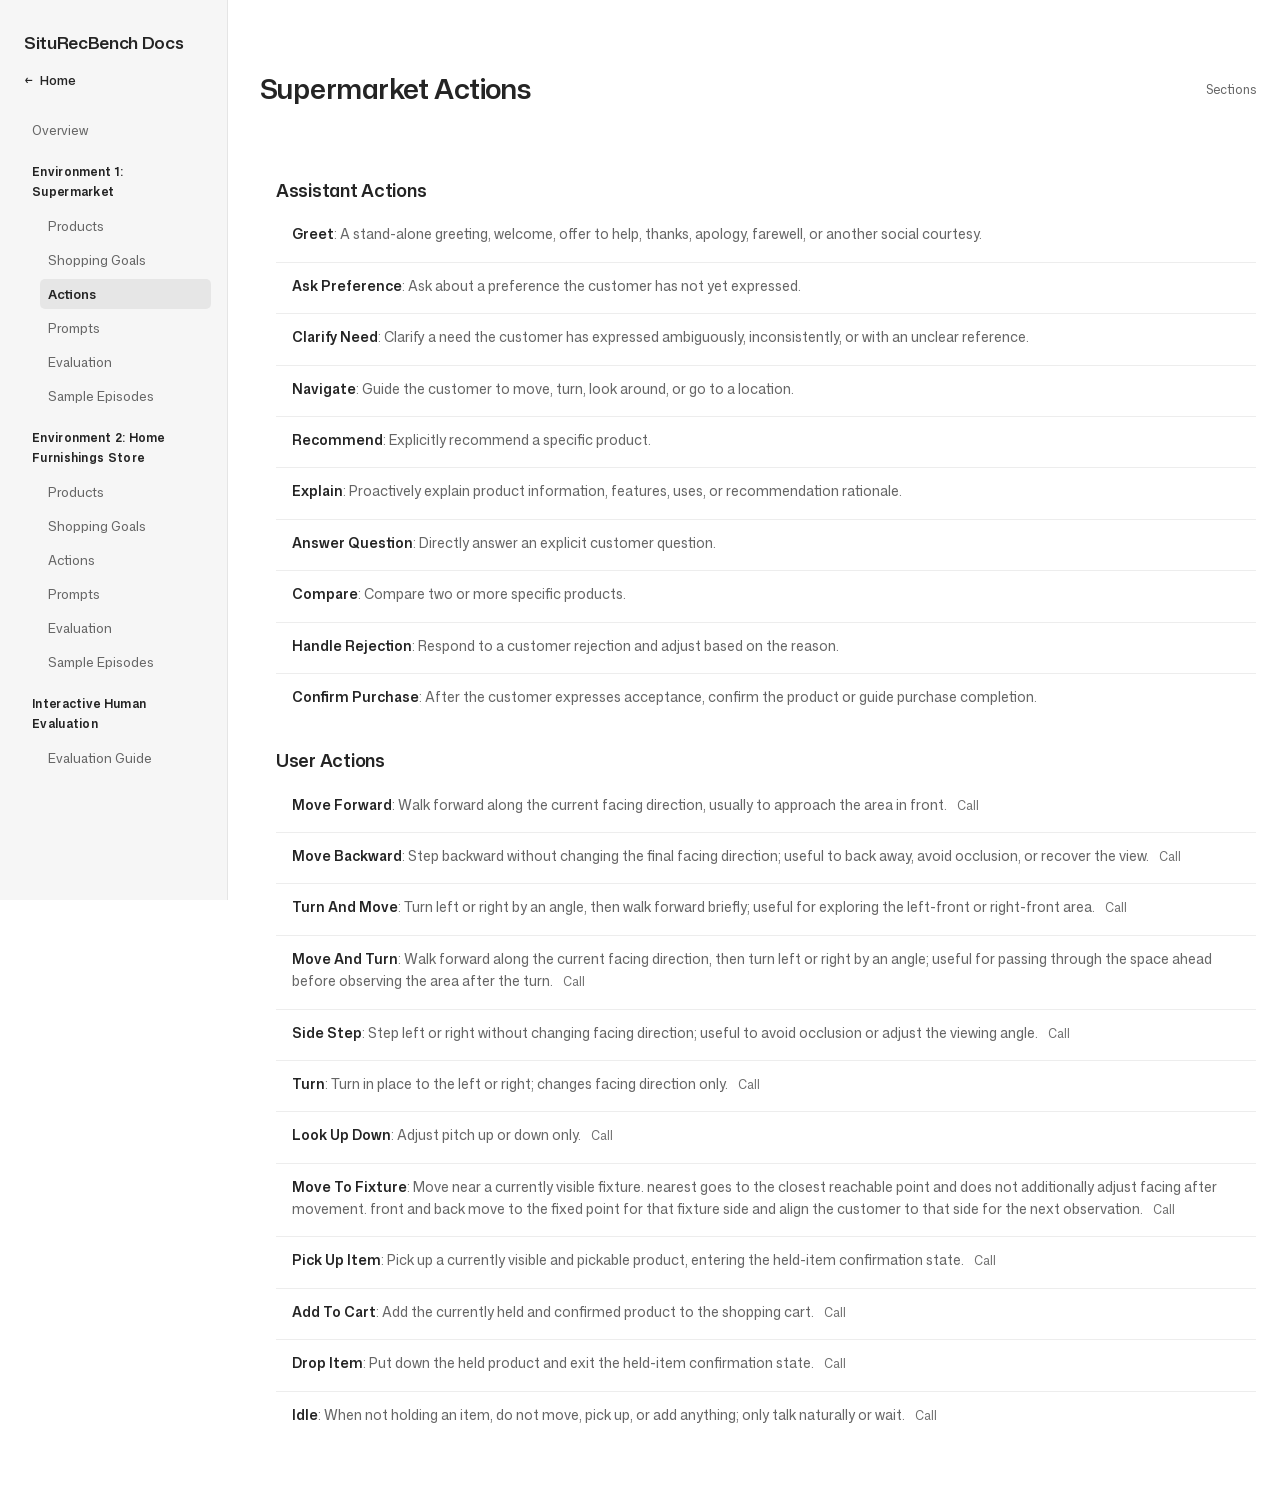
<file: SituRecBench/details_pages/supermarket_actions.html>
<!doctype html>
<html lang="en">
<head>
<meta charset="utf-8">
<meta name="viewport" content="width=device-width, initial-scale=1">
<title>Supermarket Actions</title>
<link rel="preload" href="../assets/fonts/mona-sans/MonaSansVF.woff2" as="font" type="font/woff2" crossorigin="anonymous">
<link rel="stylesheet" href="../assets/fonts/mona-sans/fonts.css">

<style data-details-shared>
:root {
  --anchor-offset:24px;
  --content-width:840px;
  --data-width:1040px;
  --bg:#ffffff;
  --panel:#ffffff;
  --paper:#f6f6f6;
  --ink:#242424;
  --muted:#666666;
  --line:#363636;
  --soft-line:#dedede;
  --accent:#555555;
  --hover:#f2f2f2;
  --frame-line:rgba(36,36,36,.10);
  --strong-line:rgba(36,36,36,.20);
  --frame:1px solid var(--frame-line);
  --divider:1px solid rgba(36,36,36,.08);
  --radius:10px;
  --radius-sm:6px;
  --shadow:0 8px 24px rgba(0,0,0,.05);
  --shadow-soft:none;
  --fs-body:15px;
  --fs-sm:14px;
  --docs-nav-size:13px;
  --docs-nav-line:20px;
  --docs-brand-size:17px;
  --docs-nav-row-padding:5px;
  --docs-nav-item-gap:4px;
  --docs-nav-group-gap:12px;
  --docs-top-space:29.3px;
  --docs-brand-line:26px;
  --docs-brand-gap:16px;
  --docs-home-line:19.6px;
  --docs-home-gap:24px;
  --docs-main-top:calc(var(--docs-top-space) + var(--docs-brand-line) + var(--docs-brand-gap));
}
* { box-sizing:border-box; scrollbar-width:none; }
*::-webkit-scrollbar { display:none; }
button, input, select, textarea, pre, code, kbd, samp { font-family:var(--font-family); }
html { scroll-behavior:auto; background:var(--bg); }
body { position:relative; isolation:isolate; margin:0; color:var(--ink); background:var(--bg); font-family:var(--font-family); font-size:var(--fs-body); line-height:1.65; text-rendering:optimizeLegibility; -webkit-font-smoothing:antialiased; }
body.details-document { display:grid; grid-template-columns:204px minmax(0, 1fr) 144px; column-gap:32px; align-items:start; align-content:start; min-height:100dvh; padding:0 24px; }
body.product-document, body.shopping-goals-document { --content-width:var(--data-width); }
button, input, select { font:inherit; }
a:focus-visible, button:focus-visible, input:focus-visible, select:focus-visible, summary:focus-visible { outline:2px solid var(--accent); outline-offset:4px; }
[hidden] { display:none !important; }
main :is(h1,h2,h3)[id], main section[id] { scroll-margin-top:var(--anchor-offset, 108px); }
a { color:inherit; text-decoration:none; }
.skip-link { position:fixed; top:12px; left:24px; z-index:100; padding:10px 14px; border-radius:var(--radius-sm); background:var(--ink); color:var(--panel); transform:translateY(-200%); }
.skip-link:focus { transform:none; }
.docs-sidebar { display:block; grid-column:1; grid-row:1 / span 2; position:sticky; top:0; z-index:30; width:calc(100% + 24px); min-width:0; height:100dvh; min-height:0; margin-left:-24px; padding:var(--docs-top-space) 16px var(--docs-top-space) 24px; overflow-x:hidden; overflow-y:auto; overscroll-behavior:contain; border-right:var(--divider); background:var(--paper); font-family:var(--font-family); font-size:var(--docs-nav-size); line-height:var(--docs-nav-line); }
.docs-sidebar-header { align-self:start; min-width:0; }
.docs-brand { display:inline-block; margin-bottom:var(--docs-brand-gap); color:var(--ink); font-size:var(--docs-brand-size); font-weight:600; line-height:var(--docs-brand-line); letter-spacing:-.02em; white-space:nowrap; }
.docs-brand span { color:inherit; font-weight:inherit; }
.docs-navigation { margin:0; padding:0; border:0; background:transparent; }
.docs-tree { display:grid; gap:var(--docs-nav-group-gap); font-size:var(--docs-nav-size); line-height:var(--docs-nav-line); }
.docs-tree ul { margin:0; padding:0; list-style:none; }
.docs-overview .docs-page-link { font-weight:400; }
.docs-group { margin:0; }
.docs-scene { margin:0; }
.docs-scene + .docs-scene { margin-top:var(--docs-nav-group-gap); }
.docs-scene > .docs-scene-label { display:flex; align-items:center; justify-content:flex-start; gap:0; margin:0; padding:var(--docs-nav-row-padding) 8px; color:var(--ink); font-size:12px; font-weight:650; line-height:inherit; letter-spacing:.025em; }
.docs-scene ul { padding:var(--docs-nav-item-gap) 0 0 16px; }
.docs-tree li + li { margin-top:0; }
.docs-scene li + li { margin-top:var(--docs-nav-item-gap); }
.docs-page-link { display:block; padding:var(--docs-nav-row-padding) 8px; border-radius:5px; color:var(--muted); font-size:inherit; font-weight:400; line-height:inherit; overflow-wrap:anywhere; transition:color 80ms ease, background 80ms ease; }
.docs-page-link:hover { color:var(--ink); background:var(--hover); text-decoration:none; }
.docs-page-link[aria-current="page"] { color:var(--ink); background:#e6e6e6; font-weight:600; }
.docs-home { display:flex; align-items:center; gap:7px; width:fit-content; margin:0 0 var(--docs-home-gap); color:var(--ink); font-size:13px; font-weight:500; line-height:var(--docs-home-line); }
.docs-home:hover { color:var(--ink); }
.docs-sidebar a:focus-visible { outline-offset:-2px; }
@media (min-width:901px) and (max-height:760px) {
  .docs-sidebar { --docs-nav-row-padding:4px; --docs-nav-item-gap:5px; --docs-nav-group-gap:10px; --docs-home-gap:20px; }
}
@media (min-width:901px) and (max-height:680px) {
  .docs-sidebar { --docs-nav-row-padding:2px; --docs-nav-item-gap:2px; --docs-nav-group-gap:9px; --docs-home-gap:16px; }
}
.page-wrap { grid-column:2; grid-row:1; width:100%; min-width:0; max-width:var(--content-width); padding:0; margin:var(--docs-main-top) auto 64px; scroll-margin-top:24px; }
.overview-document .page-wrap { grid-column:2 / -1; grid-row:1; }
.page-wrap :where(div, section, article, header, details, pre) { min-width:0; }
.page-wrap :where(code, h1, h2, h3, summary, .api-group-note) { overflow-wrap:anywhere; }
.page-content, .hero, .stack, .profile-list, .api-compact, .api-card-body, .api-group, .run-command { grid-template-columns:minmax(0, 1fr); }
.product-page-shell { --content-width:var(--data-width); }
.page-content { min-width:0; display:grid; gap:28px; }
.section-nav { grid-column:3; grid-row:1; position:sticky; top:0; display:flex; align-items:center; height:100dvh; min-width:0; max-width:100%; }
.floating-rail { width:100%; min-width:0; max-width:100%; max-height:calc(100dvh - 96px); padding:0; overflow:auto; border:0; background:transparent; box-shadow:none; }
.floating-rail-links { display:grid; gap:8px; }
.floating-rail-heading { margin:0 0 12px; color:var(--muted); font-size:12px; font-weight:600; text-align:right; }
.floating-rail a { min-height:36px; display:flex; align-items:center; justify-content:flex-end; padding:4px 0; color:#767676; font-size:12px; font-weight:400; line-height:1.4; text-align:right; overflow-wrap:anywhere; opacity:1; transition:font-size 80ms ease, color 80ms ease; }
.floating-rail a:hover, .floating-rail a:focus-visible, .floating-rail a.active { color:var(--line); font-size:12.5px; }
.floating-rail a:focus-visible { outline-offset:-2px; }
.page-tools { display:none; align-items:center; justify-content:flex-end; }
.page-wrap > .page-tools { display:none; margin-bottom:16px; }
.page-tools .section-menu > summary { display:inline-flex; align-items:center; gap:0; width:fit-content; margin:0; padding:0; border:0; background:transparent; color:var(--muted); font-size:12px; font-weight:400; line-height:1.65; text-decoration:none; }
.page-tools .section-menu > summary:hover { color:var(--ink); text-decoration:underline; text-underline-offset:3px; }
.page-tools .section-menu { position:relative; display:none; flex:none; margin:0; padding:0; border:0; }
.section-menu > summary { list-style:none; }
.section-menu > summary::-webkit-details-marker { display:none; }
.section-menu-slot { position:absolute; z-index:45; top:calc(100% + 10px); right:0; width:min(320px, calc(100vw - 40px)); padding:10px 14px; border:var(--frame); border-radius:6px; background:var(--bg); box-shadow:0 6px 20px rgba(0,0,0,.06); }
.section-menu-slot .floating-rail { max-height:min(55dvh, 360px); overflow-y:auto; }
.section-menu-slot .floating-rail-links { display:grid; gap:2px; }
.section-menu-slot .floating-rail-heading { margin-bottom:6px; text-align:left; }
.section-menu-slot .floating-rail a { justify-content:flex-start; min-height:32px; padding:6px 0; text-align:left; white-space:normal; opacity:1; color:var(--muted); }
.section-menu-slot .floating-rail a.active { color:var(--ink); }
.hero { display:grid; gap:12px; padding:12px 0 24px; border-bottom:var(--divider); }
.overview-document .hero { gap:8px; padding:0; border-bottom:0; }
.overview-document .page-content { gap:28px; }
.overview-document .section-heading { margin-top:0; }
.overview-document .stack { gap:8px; }
.overview-directory { display:grid; gap:32px; }
body.details-document.overview-document main.page-wrap .overview-directory > section { display:grid; gap:16px; min-width:0; }
.overview-directory h2 { margin:0; }
.overview-links { display:flex; flex-wrap:wrap; gap:16px 12px; margin-left:var(--docs-content-indent); }
.overview-directory .overview-button { display:inline-flex; align-items:center; justify-content:center; justify-self:start; min-height:42px; min-width:136px; max-width:100%; padding:10px 16px; border:0; border-radius:6px; background:var(--paper); color:var(--ink); font-size:13px; font-weight:500; line-height:1.6; text-decoration:none; transition:background 80ms ease; }
.overview-directory .overview-button:hover { background:#ebebeb; }
.overview-directory .overview-button:focus-visible { outline:2px solid var(--accent); outline-offset:3px; }
.overview-human-link .overview-button { margin-left:var(--docs-content-indent); }
.hero p, .muted { margin:0; color:var(--muted); }
.hero > p { max-width:68ch; }
.hero > p:first-child { color:var(--accent); font-size:14px; font-weight:600; }
.section-heading { display:grid; gap:6px; margin-top:8px; }
.section-heading p { margin:0; color:var(--accent); font-size:14px; }
.section-heading h2 { margin:0; }
.hero h1 { margin:0; max-width:26ch; font-size:30px; font-weight:600; line-height:1.2; letter-spacing:-.02em; text-wrap:balance; }
.page-grid { display:grid; grid-template-columns:minmax(0, 1fr); gap:0; margin-top:0; }
.page-button { display:grid; grid-template-columns:136px minmax(0, 1fr); align-items:baseline; gap:20px; margin:0 -8px; padding:10px 8px; border:0; border-radius:4px; background:transparent; box-shadow:none; transition:background 80ms ease; }
.page-button:hover { background:var(--paper); }
.page-button strong { font-size:15px; font-weight:600; }
.page-button:hover strong { text-decoration:underline; text-underline-offset:3px; }
.page-button span { color:var(--muted); font-size:14px; line-height:1.6; }
.panel { min-width:0; padding:8px 0; border:0; border-radius:0; background:transparent; box-shadow:none; }
.stack { min-width:0; display:grid; gap:16px; }
.two-col { display:grid; grid-template-columns:repeat(2, minmax(0, 1fr)); gap:28px; align-items:start; }
h2 { margin:0 0 12px; font-size:24px; font-weight:600; line-height:1.3; letter-spacing:-.015em; }
h3 { margin:18px 0 10px; font-size:16px; font-weight:600; line-height:1.4; }
pre { margin:0; padding:18px; max-width:100%; max-height:520px; overflow:auto; border:0; border-radius:var(--radius-sm); background:var(--paper); white-space:pre-wrap; overflow-wrap:anywhere; font:14px/1.7 var(--font-family); }
details { border:0; border-radius:0; background:transparent; }
summary { padding:14px 0; cursor:pointer; font-weight:600; }
details[open] > pre { max-height:none; overflow:auto; }
.shopping-goals-page { display:grid; gap:0; min-width:0; }
.shopping-goals-header { display:grid; gap:12px; padding:8px 0 40px; }
.shopping-goals-header h1 { margin:0; color:var(--ink); font-size:30px; line-height:1.2; font-weight:600; letter-spacing:-.6px; }
.shopping-goals-header p { margin:0; color:var(--muted); font-size:15px; line-height:1.65; }
.shopping-goals-page .profile-list { display:grid; grid-template-columns:minmax(0, 1fr); gap:48px; }
.profile-group { display:grid; grid-template-columns:repeat(2, minmax(0, 1fr)); grid-template-rows:repeat(2, auto); gap:64px; min-height:calc(100dvh - 48px); padding:40px 0; align-content:space-around; align-items:start; }
.profile-group-single { min-height:0; grid-template-rows:auto; align-items:start; }
.profile-shopping-goals { display:grid; min-width:0; gap:16px; padding:20px; border:0; border-radius:var(--radius); background:var(--paper); box-shadow:none; }
.profile-json > summary, .shopping_goal-json > summary { display:grid; grid-template-columns:minmax(0, 1fr); align-items:start; gap:6px; padding:0; color:var(--ink); font-weight:400; list-style:none; }
.profile-json > summary::-webkit-details-marker, .shopping_goal-json > summary::-webkit-details-marker { display:none; }
.profile-json h3 { display:flex; align-items:baseline; gap:10px; margin:0; font-weight:400; }
.profile-number, .shopping_goal-number { flex-shrink:0; color:var(--muted); font-size:12px; font-weight:400; line-height:1.65; font-variant-numeric:tabular-nums; }
.profile-number { text-transform:uppercase; }
.profile-name { color:var(--ink); font-size:15px; font-weight:600; line-height:1.5; overflow-wrap:anywhere; }
.profile-json pre, .shopping_goal-json pre { margin-top:12px; padding:14px; border:0; background:var(--paper); font-size:14px; }
.shopping-goals-page summary:focus-visible { outline:2px solid var(--accent); outline-offset:3px; }
.json-label { color:var(--ink); font-size:14px; font-weight:600; }
.shopping_goal-row { display:grid; grid-template-columns:repeat(2, minmax(0, 1fr)); gap:16px; align-items:stretch; }
.shopping_goal-card { min-width:0; min-height:136px; padding:20px; background:var(--bg); border:1px solid #efefef; border-radius:var(--radius-sm); }
.shopping_goal-json > summary { gap:8px; }
.shopping_goal-number { grid-column:1; }
.shopping_goal-text { grid-column:1 / -1; color:var(--ink); font-size:14px; font-weight:600; line-height:1.75; overflow-wrap:anywhere; }
.actions-page { display:grid; gap:32px; }
.actions-header, .actions-section-heading { display:grid; gap:12px; }
.actions-section-heading { display:flex; flex-wrap:wrap; align-items:baseline; gap:4px 12px; }
.actions-header { padding:8px 0 0; }
.actions-header h1 { margin:0; font-size:30px; line-height:1.2; font-weight:600; letter-spacing:-.6px; }
.actions-header p, .actions-section-heading p { margin:0; color:var(--muted); font-size:15px; }
.actions-section { display:grid; gap:20px; }
.actions-section-heading h2 { margin:0; font-size:16px; font-weight:600; line-height:1.5; }
.actions-section-heading p { font-size:13px; line-height:1.5; }
.action-list { min-width:0; margin:0; padding:0; list-style:none; }
.action-entry { min-width:0; }
.action-entry + .action-entry { border-top:var(--divider); }
.action-description { min-width:0; margin:0; color:var(--muted); font-size:14px; font-weight:400; line-height:1.6; overflow-wrap:anywhere; }
.action-description code { font-family:inherit; font-size:inherit; }
.action-name { color:var(--ink); font-weight:600; white-space:nowrap; }
.action-entry > .action-description, .action-call > summary { display:block; width:100%; padding:12px var(--docs-content-indent) 16px; font-size:14px; line-height:1.6; list-style:none; }
.action-entry:first-child > .action-description, .action-entry:first-child .action-call > summary { padding-top:0; }
.action-call > summary::-webkit-details-marker { display:none; }
.action-call-body { display:grid; gap:12px; position:relative; min-width:0; padding:16px calc(2 * var(--docs-content-indent)) 12px; background:#fafafa; }
.action-call-body p { margin:0; color:var(--muted); font-size:14px; }
.action-call-body pre { padding:0; background:transparent; font:13px/1.65 var(--font-family); }
.metric-formula { display:flex; align-items:center; min-width:0; max-width:100%; overflow-x:auto; padding:8px 0; color:var(--ink); font-size:16px; }
.metric-formula math { flex:none; margin:0; }
.metric-fold .action-name { white-space:normal; }
.metric-body p { overflow-wrap:anywhere; }
@media (max-width:600px) { .metric-formula { font-size:14px; } }
.reference-page { display:grid; gap:40px; }
.reference-header { display:grid; gap:12px; padding:8px 0 0; }
.reference-header h1 { margin:0; font-size:30px; line-height:1.2; font-weight:600; letter-spacing:-.6px; }
.reference-header p { margin:0; color:var(--muted); font-size:15px; }
.reference-section { display:grid; gap:20px; }
.reference-section h2 { margin:0; font-size:22px; }
.reference-fold { border-bottom:var(--divider); }
.reference-fold > summary { display:grid; grid-template-columns:180px minmax(0, 1fr); gap:24px; padding:20px 0; list-style:none; }
.reference-fold > summary::-webkit-details-marker { display:none; }
.reference-name { color:var(--ink); font-size:15px; font-weight:600; line-height:1.7; }
.reference-description { color:var(--muted); font-size:14px; font-weight:400; line-height:1.7; }
.reference-fold-body { display:grid; gap:16px; padding:0 0 24px; }
.reference-fold-body pre { font-size:13px; }
.reference-table { width:100%; table-layout:fixed; border-collapse:collapse; text-align:left; }
.reference-name-column { width:204px; }
.reference-table th, .reference-table td { padding:18px 0; border-bottom:var(--divider); vertical-align:top; font-size:14px; line-height:1.7; overflow-wrap:anywhere; }
.reference-table th { padding-right:24px; font-size:15px; font-weight:600; }
.reference-table thead th { padding-top:0; padding-bottom:12px; color:var(--muted); font-size:12px; font-weight:500; }
.reference-section > p { margin:0; color:var(--muted); font-size:14px; }
.prompt-roles { --prompt-indent:16px; display:grid; gap:32px; }
.prompt-roles > .prompt-role { display:grid; gap:12px; min-width:0; padding:0; border:0; }
.prompt-roles > .reference-fold > .reference-fold-body { padding:0; background:transparent; }
.prompt-message-list { display:grid; gap:0; }
.prompt-message + .prompt-message { border-top:var(--divider); }
.prompt-message, .prompt-text { min-width:0; }
.prompt-message-body, .prompt-system-parts { display:grid; gap:12px; min-width:0; }
.prompt-message-body { position:relative; padding:10px calc(2 * var(--prompt-indent)); background:#fafafa; }
.prompt-message-body > span[id], .prompt-long-body > span[id] { position:absolute; top:0; left:0; }
.prompt-message pre { margin:0; }
.prompt-message > summary span, .prompt-long-content > summary span { color:var(--muted); font-weight:400; }
.prompt-message > summary, .prompt-long-content > summary { padding:6px 0; color:var(--ink); font-size:13px; cursor:pointer; list-style:none; }
.prompt-message > summary { padding:10px var(--prompt-indent); }
.prompt-role-heading { margin:0; padding:0; color:var(--ink); font-size:16px; font-weight:600; line-height:1.5; }
.prompt-long-body { position:relative; min-width:0; padding:8px var(--prompt-indent); background:#f4f4f4; }
.prompt-message pre { background:transparent; border:0; border-radius:0; }
.prompt-long-body > pre { padding:0; }
.prompt-text[data-content-format="json"], .prompt-text[data-content-format="text"] { min-width:0; }
.prompt-text[data-content-format="json"] > pre, .prompt-text[data-content-format="text"] > pre { padding:0; background:transparent; border:0; border-radius:0; }
.prompt-text[data-content-format="json"] > .prompt-fragment > pre, .prompt-text[data-content-format="text"] > .prompt-fragment > pre { padding:0; background:transparent; border:0; border-radius:0; }
.prompt-text > details[data-template-token] > summary { color:var(--ink); font-weight:400; text-decoration:none; }
.prompt-text > details[data-template-token] > summary > code { padding:2px 5px; border-radius:3px; background:#ededed; font:12px/1.7 ui-monospace, SFMono-Regular, Consolas, "Liberation Mono", monospace; overflow-wrap:anywhere; box-decoration-break:clone; -webkit-box-decoration-break:clone; }
.prompt-image-sample { display:block; width:auto; max-width:100%; height:auto; margin:0 0 12px; }
.prompt-markdown { min-width:0; font-size:14px; line-height:1.7; overflow-wrap:anywhere; }
.prompt-markdown p { margin:0 0 12px; }
body.details-document main.page-wrap .prompt-markdown :is(h1,h2,h3,h4,h5,h6) { margin:18px 0 8px; font-size:16px; font-weight:600; line-height:1.5; letter-spacing:normal; }
.prompt-markdown :is(ul,ol) { margin:0 0 12px; padding-left:22px; }
.prompt-markdown li { margin:4px 0; }
.prompt-markdown li > p { margin:0; }
body.details-document main.page-wrap .prompt-markdown > :first-child { margin-top:0; }
body.details-document main.page-wrap .prompt-markdown > :last-child { margin-bottom:0; }
.prompt-markdown code { font-family:var(--font-family); font-size:inherit; overflow-wrap:anywhere; }
@media (max-width:700px) {
  .prompt-roles { --prompt-indent:12px; }
  .reference-header h1 { font-size:28px; }
  .reference-fold > summary { grid-template-columns:minmax(0, 1fr); gap:6px; padding:16px 0; }
  .reference-name-column { width:34%; }
  .reference-table th { padding-right:16px; font-size:14px; }
}
@media (max-width:700px) {
  .actions-header h1 { font-size:28px; }
}
@media (min-width:901px) and (max-height:760px) {
  .profile-group { padding:24px 0; row-gap:24px; }
  .shopping_goal-card { min-height:116px; padding:16px 20px; }
}
@media (max-width:700px) {
  .shopping-goals-header h1 { font-size:28px; }
  .profile-group { grid-template-columns:minmax(0, 1fr); }
  .profile-shopping-goals { padding:16px; }
  .shopping_goal-card { min-height:124px; padding:16px; }
}
@media (max-width:900px) {
  .profile-group { min-height:0; grid-template-rows:none; gap:48px 32px; padding:16px 0; align-items:start; }
}
.api-lead { display:grid; gap:10px; }
.class-signature, .method-signature, .attribute-signature { margin:0; padding:14px 16px; border:0; border-radius:var(--radius-sm); background:var(--paper); color:var(--ink); font:14px/1.65 var(--font-family); overflow:auto; }
.api-list { display:grid; gap:9px; margin:0; padding:0; list-style:none; }
.api-list li { display:grid; gap:4px; padding:10px 0; border-bottom:var(--divider); }
.api-list li:last-child { border-bottom:0; }
.api-list code, .api-card code { font-family:var(--font-family); font-size:.95em; }
.api-card { display:block; border:0; border-bottom:var(--divider); border-radius:0; background:transparent; box-shadow:none; overflow:visible; }
.api-card > summary { display:grid; gap:8px 16px; padding:20px 0; list-style:none; cursor:pointer; background:transparent; }
.api-card > summary::-webkit-details-marker { display:none; }
.api-card[open] > summary { border-bottom:0; background:transparent; }
.api-summary-head { min-width:0; grid-column:1; color:var(--ink); font-size:16px; font-weight:600; overflow-wrap:anywhere; }
.api-summary-desc { min-width:0; grid-column:1; color:var(--muted); font-size:15px; font-weight:400; line-height:1.6; overflow-wrap:anywhere; }
.api-card:not([open]) .api-summary-desc { display:-webkit-box; -webkit-box-orient:vertical; -webkit-line-clamp:2; line-clamp:2; overflow:hidden; }
.api-card[open] > summary .api-summary-desc { display:none; }
.api-card-body { display:grid; gap:14px; padding:0 0 24px; }
.api-card p { margin:0; }
.api-subhead { margin:4px 0 -4px; color:var(--muted); font-size:13px; font-weight:600; }
.api-card ul { margin:0; padding-left:18px; }
.api-card li { margin:4px 0; }
.api-grid { display:grid; grid-template-columns:repeat(2, minmax(0, 1fr)); gap:16px 32px; align-items:start; }
.api-compact { display:grid; gap:10px; }
.api-group { display:grid; gap:16px; padding-top:16px; border-top:var(--divider); }
.api-group h3 { margin:0; font-size:16px; }
.api-group-note { margin:0; color:var(--muted); font-weight:400; line-height:1.65; }
.human-page { display:grid; gap:28px; font-size:13px; }
.human-page .hero { justify-items:start; text-align:left; }
.human-page .hero h1 { max-width:none; font-size:32px; }
.human-page .human-developer-credit { color:var(--muted); font-size:16px; line-height:1.6; }
.human-developer-credit a { color:#209cee; font-weight:600; white-space:nowrap; }
.human-developer-credit a:hover { color:#1676b7; text-decoration:underline; }
.human-page h2 { margin-bottom:0; font-size:18px; }
.human-page h3 { margin:0; font-size:15px; }
.human-page .stack { gap:12px; }
.human-interface-figure { margin:0; }
.human-interface-placeholder { display:flex; flex-direction:column; align-items:center; justify-content:center; gap:6px; aspect-ratio:16 / 9; padding:20px; border:var(--frame); background:var(--paper); color:var(--muted); text-align:center; }
.human-interface-placeholder span { color:var(--muted); font-size:12px; }
.human-feature-grid { display:grid; grid-template-columns:repeat(3, minmax(0, 1fr)); gap:24px; }
.human-feature { display:grid; align-content:start; gap:8px; padding-top:12px; border-top:var(--divider); }
@media (max-width:600px) {
  .human-feature-grid { grid-template-columns:minmax(0, 1fr); gap:16px; }
}
.api-snapshot > summary { font-size:16px; }
.eval-flow { display:grid; grid-template-columns:repeat(3, minmax(0, 1fr)); gap:28px; }
.eval-flow-item { display:grid; align-content:start; gap:10px; padding:16px 0; border:0; border-top:var(--divider); border-radius:0; background:transparent; box-shadow:none; }
.eval-flow-item b { color:var(--ink); font-size:16px; }
.eval-flow-item span { color:var(--muted); font-weight:400; line-height:1.6; }
.run-plan-stats { display:grid; grid-template-columns:repeat(4, minmax(0, 1fr)); gap:24px; }
.run-plan-stat { display:grid; align-content:start; gap:8px; padding:12px 0; border:0; border-radius:0; background:transparent; box-shadow:none; }
.run-plan-stat b { font-size:24px; font-weight:600; line-height:1.15; }
.run-plan-stat span { color:var(--muted); font-size:14px; font-weight:400; line-height:1.5; }
.run-plan-layout { display:grid; grid-template-columns:minmax(0, 1fr); gap:24px; }
.run-plan-table-wrap { width:100%; min-width:0; max-width:100%; overflow:auto; border:0; border-radius:0; background:var(--panel); box-shadow:none; }
.run-plan-table { min-width:960px; width:100%; border-collapse:collapse; }
.run-plan-table th, .run-plan-table td { padding:14px 12px; border-bottom:var(--divider); vertical-align:top; text-align:left; font-size:14px; line-height:1.6; overflow-wrap:anywhere; }
.run-plan-table th { color:var(--muted); font-size:13px; background:var(--paper); white-space:nowrap; }
.run-plan-table tr:last-child td { border-bottom:0; }
.run-plan-table code, .run-command code { font-family:var(--font-family); font-size:.92em; }
.run-command { display:grid; gap:12px; padding:18px 0; border:0; border-top:var(--divider); border-radius:0; background:transparent; box-shadow:none; }
.run-command strong { font-size:16px; }
.run-command p { margin:0; color:var(--muted); font-weight:400; line-height:1.6; }
.metric-map { width:100%; table-layout:fixed; border-collapse:collapse; border:0; border-radius:0; background:var(--panel); box-shadow:none; }
.metric-map th, .metric-map td { padding:14px 12px; border-bottom:var(--divider); vertical-align:top; text-align:left; font-size:14px; line-height:1.6; overflow-wrap:anywhere; }
.metric-map th { color:var(--muted); font-size:13px; background:var(--paper); }
.metric-map tr:last-child td { border-bottom:0; }
.metric-map code { font-family:var(--font-family); font-size:.92em; }
.metric-list { display:grid; gap:4px; margin:0; padding:0; list-style:none; }
.metric-list li { overflow-wrap:anywhere; }
@media (max-width: 1399px) {
  body.details-document { grid-template-columns:204px minmax(0, 1fr); column-gap:32px; }
  .page-wrap { grid-row:1; }
  .section-nav { display:none; }
  .page-tools, .page-wrap > .page-tools { display:flex; }
  .page-tools .section-menu { display:block; }
}
@media (max-width: 1100px) {
  .two-col, .api-grid, .eval-flow, .run-plan-stats { grid-template-columns:1fr; }
}
@media (max-width: 900px) {
  body.details-document { grid-template-columns:minmax(0, 1fr); column-gap:0; padding:0 20px; }
  .docs-sidebar { display:block; grid-column:1; grid-row:1; position:static; width:100%; height:auto; min-height:0; max-height:none; margin:var(--docs-top-space) 0 0; padding:0 0 16px; overflow:visible; overscroll-behavior:auto; border-right:0; border-bottom:var(--divider); background:var(--bg); }
  .docs-brand { margin-bottom:0; font-size:var(--docs-brand-size); }
  .docs-navigation { margin-top:16px; padding:0; }
  .docs-tree { grid-template-columns:minmax(0, 1fr); padding-top:16px; }
  .docs-home { margin:12px 0 0; }
  .page-wrap { grid-column:1; grid-row:2; margin-top:40px; }
  .overview-document .page-wrap { grid-column:1; grid-row:2; }
  .hero h1 { font-size:28px; }
  .shopping_goal-row { grid-template-columns:1fr; }
  .panel { padding:6px 0; }
}
@media (max-width: 640px) {
  .page-button { grid-template-columns:112px minmax(0, 1fr); gap:16px; }
}
@media (max-width: 560px) {
  h2 { font-size:22px; }
}
@media (max-width: 480px) {
  .docs-tree { grid-template-columns:1fr; }
  .page-button { grid-template-columns:minmax(0, 1fr); gap:4px; }
}
@media (prefers-reduced-motion: reduce) {
  .floating-rail a, .docs-page-link, .page-button { transition:none; }
}
details > summary { list-style:none; }
details > summary::marker { content:""; }
details > summary::-webkit-details-marker { display:none; }

/* Shared Details typography and spacing. Keep this after page-specific styles. */
body.details-document {
  --fs-body:14px;
  --docs-title-size:28px;
  --docs-section-size:18px;
  --docs-section-gap:28px;
  --docs-title-gap:72px;
  --docs-content-indent:16px;
  --docs-table-row-height:97px;
}
body.details-document main.page-wrap { position:relative; width:100%; max-width:none; margin-left:0; margin-right:0; }
body.details-document.overview-document main.page-wrap { grid-column:2; }
body.details-document main.page-wrap h2 { margin:0; }
body.details-document main.page-wrap .profile-list { gap:24px; }
body.details-document main.page-wrap .profile-group { min-height:0; padding:0; gap:24px 20px; grid-template-rows:none; align-content:start; }
body.details-document main.page-wrap .catalog-tools { margin:0; padding:0; gap:0; }
body.details-document main.page-wrap .prompt-roles { gap:28px; }
body.details-document main.page-wrap .prompt-roles > .prompt-role { gap:16px; }
body.details-document main.page-wrap .reference-fold > summary { padding:12px 0; }
body.details-document main.page-wrap :is(.prompt-message > summary, .prompt-long-content > summary, .location-index-panel > summary) { font-size:14px; line-height:1.6; }
body.details-document main.page-wrap .prompt-message > summary { padding-top:12px; padding-bottom:12px; }
@media (max-width:900px) {
  body.details-document.overview-document main.page-wrap { grid-column:1; }
}

body.details-document main.page-wrap :is(.page-content, .reference-page, .actions-page, .human-page, .shopping-goals-page) { row-gap:var(--docs-section-gap); }
body.details-document main.page-wrap.page-content { row-gap:var(--docs-section-gap); }
body.details-document main.page-wrap .docs-page-heading {
  display:grid; gap:12px; padding:0; border:0;
  margin:0 0 calc(var(--docs-title-gap) - var(--docs-section-gap));
}
body.details-document.overview-document main.page-wrap .docs-page-heading {
  margin-bottom:calc(var(--docs-title-gap) - var(--docs-section-gap) + 8px);
}
body.details-document main.page-wrap .docs-page-heading ~ :not(script) {
  margin-left:var(--docs-content-indent);
  width:calc(100% - var(--docs-content-indent));
}
/* Shared hierarchy: indent children once per semantic level, not per layout wrapper. */
body.details-document main.page-wrap :is(.reference-section, .stack, .api-group, .overview-human, .human-feature, .catalog-section, .catalog-subgroup, #reference-snapshots) > :is(h2,h3,h4,h5,h6) ~ :not(h2,h3,h4,h5,h6,script,span[id]),
body.details-document main.page-wrap .reference-fold-body > h3 ~ :is(details, pre, .api-compact),
body.details-document main.page-wrap .page-content details:not(.prompt-message):not(.prompt-long-content):not(.action-call) > :not(summary,script,style),
body.details-document main.page-wrap .api-summary-desc,
body.details-document main.page-wrap .api-lead > .class-signature + p,
body.details-document main.page-wrap .api-card-body > .method-signature + p,
body.details-document main.page-wrap .api-card-body > .api-subhead + ul,
body.details-document main.page-wrap .run-command > strong ~ p,
body.details-document main.page-wrap .catalog-map-key > .catalog-map-title ~ p {
  min-width:0;
  margin-left:var(--docs-content-indent);
  width:calc(100% - var(--docs-content-indent));
}
/* Prompt message and inline sample containers already express these same levels. */
.prompt-roles { --prompt-indent:var(--docs-content-indent); }
body.details-document main.page-wrap :is(.api-card-body, .api-lead) { overflow-wrap:anywhere; }
/* Preserve the map links' existing 8px click padding around the indented text. */
body.details-document main.page-wrap .catalog-map-key > .catalog-map-title ~ a {
  margin-left:calc(var(--docs-content-indent) - 8px);
  width:calc(100% - var(--docs-content-indent) + 16px);
}
@media (max-width:700px) {
  body.details-document main.page-wrap .reference-fold > summary > .reference-description {
    margin-left:var(--docs-content-indent);
    width:calc(100% - var(--docs-content-indent));
  }
}
/* End shared hierarchy. */
body.details-document main.page-wrap h1 {
  margin:0; padding:0; max-width:none; color:var(--ink);
  font-size:var(--docs-title-size); font-weight:600; line-height:1.25;
  letter-spacing:-.02em; text-align:left; text-wrap:wrap;
}
body.details-document main.page-wrap h2 {
  font-size:var(--docs-section-size); font-weight:600; line-height:1.4; letter-spacing:-.015em;
}
body.details-document main.page-wrap h3 { font-size:15px; line-height:1.5; }
body.details-document main.page-wrap :is(.human-page, .human-developer-credit, .api-group-note, .shopping_goal-text, .reference-description, .catalog-location) { font-size:14px; line-height:1.65; }
body.details-document main.page-wrap .reference-name { font-size:15px; line-height:1.5; }
body.details-document main.page-wrap :is(.reference-section, .actions-section, .stack) { gap:16px; }
body.details-document main.page-wrap .catalog-section { margin-top:0; }
body.details-document main.page-wrap .catalog-section > h2 { margin-bottom:16px; padding-bottom:0; border-bottom:0; }
body.details-document main.page-wrap .profile-group:first-child { padding-top:0; }
body.details-document main.page-wrap .catalog-map { display:grid; grid-template-columns:minmax(320px,max-content) minmax(0,1fr); align-items:start; gap:48px; padding:0; }
body.details-document main.page-wrap .catalog-map-key a { text-decoration:none; text-underline-offset:3px; border-radius:0; background:transparent; }
body.details-document main.page-wrap .catalog-map-key a:is(:hover,:focus-visible) { text-decoration:underline; background:transparent; }
body.details-document main.page-wrap .catalog-map-key a code { color:inherit; }
body.details-document main.page-wrap .catalog-map-image { width:auto; max-width:100%; justify-self:start; object-position:left top; }
body.details-document main.page-wrap .catalog-map-image-supermarket { height:220px; }
body.details-document main.page-wrap .catalog-card .catalog-name { font-size:15px; line-height:1.5; }
body.details-document main.page-wrap :is(.catalog-badge, .catalog-price, .catalog-map-title, .catalog-map-note, .profile-number, .shopping_goal-number) { font-size:13px; }
body.details-document main.page-wrap table { font-size:14px; line-height:1.6; }
body.details-document main.page-wrap table tbody tr { height:var(--docs-table-row-height); }
body.details-document main.page-wrap table :is(th, td) { padding:12px 16px; font-size:14px; line-height:1.6; vertical-align:top; }
body.details-document main.page-wrap table tr > :first-child { padding-left:0; }
body.details-document main.page-wrap table tr > :last-child { padding-right:0; }
body.details-document main.page-wrap table thead th { padding-top:0; padding-bottom:12px; font-size:13px; font-weight:500; color:var(--muted); }
body.details-document main.page-wrap table h3 { font-size:14px; line-height:1.6; }
body.details-document main.page-wrap :is(.reference-fold-body pre, .action-call-body pre, .catalog-data pre, .profile-json pre, .shopping_goal-json pre) { font-size:13px; line-height:1.65; }
body.details-document main.page-wrap > .page-tools,
body.details-document main.page-wrap .docs-page-heading > .page-tools { position:absolute; top:6px; right:0; margin:0; z-index:10; }
@media (max-width:1399px) {
  body.details-document:not(.overview-document) main.page-wrap h1 { padding-right:76px; }
}
@media (max-width:900px) {
  body.details-document { --docs-top-space:24.7px; --docs-title-size:26px; --docs-title-gap:64px; --docs-section-gap:24px; --docs-table-row-height:141px; }
}
@media (max-width:700px) {
  body.details-document main.page-wrap .catalog-map { grid-template-columns:minmax(0,1fr); gap:16px; }
}
@media (max-width:600px) {
  body.details-document main.page-wrap .catalog-map-image-supermarket { height:190px; }
  body.details-document main.page-wrap table :is(th, td) { padding-left:10px; padding-right:10px; }
  body.details-document main.page-wrap table tr > :first-child { padding-left:0; }
  body.details-document main.page-wrap table tr > :last-child { padding-right:0; }
}
/* Shared vertical rhythm: section 24, child 12, supporting text 8. */
body.details-document {
  --docs-section-gap:24px;
  --docs-child-gap:12px;
  --docs-detail-gap:8px;
  --docs-row-space:12px;
}
body.details-document main.page-wrap .page-content :is(h2,h3,h4,h5,h6):not(.prompt-markdown *) { margin-top:0; margin-bottom:0; }
body.details-document main.page-wrap .page-content :is(.reference-section, .actions-section, .stack, .api-group, .api-lead, .api-card-body, .reference-fold-body, .action-call-body, .profile-shopping-goals, .prompt-role, .prompt-message-body, .prompt-system-parts, .run-command, .human-feature, .overview-human) { row-gap:var(--docs-child-gap); }
body.details-document main.page-wrap .page-content :is(.stack, .reference-fold-body, .human-feature) > p { margin-top:0; margin-bottom:0; }
body.details-document main.page-wrap .page-content :is(.api-compact, .run-plan-layout, .api-list) { row-gap:0; }
body.details-document main.page-wrap .page-content .api-list > li { padding-top:var(--docs-row-space); padding-bottom:var(--docs-row-space); row-gap:var(--docs-detail-gap); }
body.details-document main.page-wrap .page-content .api-group { padding-top:var(--docs-row-space); }
body.details-document main.page-wrap .page-content :is(.two-col, .api-grid, .eval-flow, .human-feature-grid) { row-gap:var(--docs-section-gap); }
body.details-document main.page-wrap .page-content :is(.reference-fold-body, .api-card-body) { padding-top:0; padding-bottom:var(--docs-row-space); }
body.details-document main.page-wrap .prompt-roles > .prompt-role > .reference-fold-body { padding:0; }
body.details-document main.page-wrap .page-content :is(.reference-fold, .api-card, .api-snapshot, .prompt-message) > summary { padding-top:var(--docs-row-space); padding-bottom:var(--docs-row-space); }
body.details-document main.page-wrap .page-content .reference-section > div > .reference-fold:first-child > summary,
body.details-document main.page-wrap .page-content .api-compact > .api-card:first-child > summary,
body.details-document main.page-wrap .page-content .reference-fold-body > h3 + .api-card > summary,
body.details-document main.page-wrap .page-content .prompt-message-list > .prompt-message:first-child > summary { padding-top:0; }
body.details-document main.page-wrap .page-content :is(.api-card, .reference-fold) > summary { row-gap:var(--docs-detail-gap); }
body.details-document main.page-wrap .page-content .api-subhead { margin-top:0; margin-bottom:0; }
body.details-document main.page-wrap .page-content .actions-section { row-gap:20px; }
body.details-document main.page-wrap .page-content :is(.prompt-message-body, .run-command) { padding-top:var(--docs-row-space); padding-bottom:var(--docs-row-space); }
body.details-document main.page-wrap .page-content :is(.profile-shopping-goals, .shopping_goal-card) { padding:24px; }
@media (max-width:700px) {
  body.details-document main.page-wrap .page-content :is(.profile-shopping-goals, .shopping_goal-card) { padding:20px; }
}
body.details-document main.page-wrap .page-content .prompt-long-body { padding-top:var(--docs-row-space); padding-bottom:var(--docs-row-space); }
body.details-document main.page-wrap .page-content .prompt-long-content > summary { padding-top:var(--docs-detail-gap); padding-bottom:var(--docs-detail-gap); }
body.details-document main.page-wrap .page-content .prompt-roles { row-gap:var(--docs-section-gap); }
body.details-document main.page-wrap .page-content .shopping_goal-row {
  grid-template-columns:repeat(2,minmax(0,1fr));
  gap:var(--docs-section-gap);
}
body.details-document main.page-wrap .page-content .profile-shopping-goals { width:100%; max-width:1172px; }
body.details-document main.page-wrap .page-content .shopping_goal-json > summary { row-gap:var(--docs-detail-gap); }
body.details-document main.page-wrap .page-content :is(.profile-json, .shopping_goal-json) > pre { margin-top:var(--docs-child-gap); }
body.details-document main.page-wrap .page-content .catalog-section > h2 { margin-bottom:var(--docs-child-gap); }
body.details-document main.page-wrap .page-content .catalog-subgroup { margin-bottom:0; }
body.details-document main.page-wrap .page-content .catalog-info { padding-top:var(--docs-child-gap); row-gap:var(--docs-detail-gap); }
body.details-document main.page-wrap .page-content .catalog-map-note { margin-top:0; padding:6px 0; color:var(--ink); font-size:14px; line-height:1.5; }
body.details-document main.page-wrap .page-content .run-plan-stat { padding-top:0; padding-bottom:0; row-gap:var(--docs-detail-gap); }
body.details-document main.page-wrap .page-content .prompt-markdown :is(h1,h2,h3,h4,h5,h6) { margin-top:16px; margin-bottom:12px; }
body.details-document main.page-wrap .page-content .prompt-markdown > :first-child { margin-top:0; }
body.details-document main.page-wrap .page-content .prompt-markdown > :last-child { margin-bottom:0; }
body.details-document main.page-wrap .page-content .prompt-markdown > :is(h1,h2,h3,h4,h5,h6):last-child { margin-bottom:12px; }
body.details-document main.page-wrap .page-content .prompt-roles > .prompt-role { row-gap:20px; }
body.details-document main.page-wrap .page-content .prompt-message > summary { padding-bottom:16px; }
body.details-document main.page-wrap .page-content :is(.prompt-message-body, .prompt-long-body) { padding-top:16px; }
body.details-document main.page-wrap .page-content .prompt-long-content > summary { padding-bottom:12px; }
body.details-document main.page-wrap .shopping_goal-meta {
  display:flex; flex-direction:column; align-items:flex-start; gap:5px; min-width:0;
  grid-column:1 / -1; margin-left:0; width:100%;
  color:var(--muted); font-size:13px; font-weight:400; line-height:1.4;
}
body.details-document main.page-wrap .profile-group {
  grid-template-columns:minmax(0,1fr); grid-template-rows:auto; min-height:0; align-content:start;
}
@media (max-width:700px) {
  body.details-document main.page-wrap .page-content .shopping_goal-row { grid-template-columns:minmax(0,1fr); }
}
body.details-document main.page-wrap .disclosure-preview { position:relative; min-width:0; }
body.details-document main.page-wrap .profile-heading,
body.details-document main.page-wrap .shopping_goal-heading { margin:0; padding-right:88px; }
body.details-document main.page-wrap .profile-heading { display:flex; align-items:baseline; gap:10px; font-weight:400; }
body.details-document main.page-wrap .shopping_goal-heading { display:flex; align-items:baseline; gap:8px; }
body.details-document main.page-wrap .shopping_goal-heading { min-height:var(--goal-heading-height,0px); }
body.details-document main.page-wrap .profile-heading { min-height:var(--goal-profile-height,0px); }
body.details-document main.page-wrap .shopping_goal-field { display:block; width:100%; min-width:0; }
body.details-document main.page-wrap .shopping_goal-heading > .shopping_goal-text { min-width:0; }
body.details-document main.page-wrap .disclosure-preview > .shopping_goal-meta { margin-top:var(--docs-detail-gap); }
body.details-document main.page-wrap .disclosure-toggle {
  position:absolute; top:0; right:0; display:block;
  width:fit-content; padding:0; color:#707070; font-size:12px; font-weight:400; line-height:23px;
  text-decoration:none; text-underline-offset:3px;
}
body.details-document main.page-wrap .disclosure-toggle:is(:hover,:focus-visible) { color:var(--ink); text-decoration:underline; }
body.details-document main.page-wrap .disclosure-hint {
  display:inline-block; margin-left:10px; color:#707070;
  appearance:none; border:0; padding:0; background:transparent; cursor:pointer;
  font-family:inherit; font-size:12px; font-weight:400; line-height:1.6;
  text-decoration:none; text-underline-offset:3px; white-space:nowrap;
}
body.details-document main.page-wrap .disclosure-hint:is(:hover,:focus-visible) { color:var(--ink); text-decoration:underline; }
body.details-document main.page-wrap .page-content summary:not(.disclosure-toggle) { cursor:default; text-decoration:none; }
body.details-document main.page-wrap :is(.reference-fold, .api-card) > summary { position:relative; padding-right:50px; }
body.details-document main.page-wrap :is(.reference-fold, .api-card) > summary > .disclosure-hint { position:absolute; top:var(--docs-row-space); right:0; margin:0; }
body.details-document main.page-wrap .reference-section > div > .reference-fold:first-child > summary > .disclosure-hint,
body.details-document main.page-wrap .api-compact > .api-card:first-child > summary > .disclosure-hint,
body.details-document main.page-wrap .reference-fold-body > h3 + .api-card > summary > .disclosure-hint { top:0; }
details > summary .disclosure-open { display:none; }
details[open] > summary .disclosure-open { display:inline; }
details[open] > summary .disclosure-closed { display:none; }
body.details-document main.page-wrap .shopping_goal-attribute {
  display:inline-block; max-width:100%; padding:2px 6px;
  border-radius:4px; background:var(--paper); overflow-wrap:anywhere;
}
/* End shared vertical rhythm. */
</style>
</head>
<body class="details-document">

<a class="skip-link" href="#main-content">Skip to content</a>
<aside class="docs-sidebar" aria-label="Documentation navigation">
  <div class="docs-sidebar-header">
  <a class="docs-brand" href="../index.html">SituRecBench <span>Docs</span></a>
  <a class="docs-home" href="../index.html"><span aria-hidden="true">←</span> Home</a>
  </div>
  <div class="docs-navigation">
    <nav class="docs-tree" aria-label="Documentation pages">
      <ul class="docs-overview"><li><a class="docs-page-link" href="../details.html">Overview</a></li></ul>
      <div class="docs-group">
        <section class="docs-scene" data-docs-scene="supermarket"><h2 class="docs-scene-label">Environment 1: Supermarket</h2><ul><li><a class="docs-page-link" href="supermarket_products.html">Products</a></li><li><a class="docs-page-link" href="supermarket_shopping_goals.html">Shopping Goals</a></li><li><a class="docs-page-link" href="supermarket_actions.html" aria-current="page">Actions</a></li><li><a class="docs-page-link" href="supermarket_prompt.html">Prompts</a></li><li><a class="docs-page-link" href="supermarket_evaluation.html">Evaluation</a></li><li><a class="docs-page-link" href="supermarket_sample_episodes.html">Sample Episodes</a></li></ul></section><section class="docs-scene" data-docs-scene="furniture"><h2 class="docs-scene-label">Environment 2: Home Furnishings Store</h2><ul><li><a class="docs-page-link" href="furniture_products.html">Products</a></li><li><a class="docs-page-link" href="furniture_shopping_goals.html">Shopping Goals</a></li><li><a class="docs-page-link" href="furniture_actions.html">Actions</a></li><li><a class="docs-page-link" href="furniture_prompt.html">Prompts</a></li><li><a class="docs-page-link" href="furniture_evaluation.html">Evaluation</a></li><li><a class="docs-page-link" href="furniture_sample_episodes.html">Sample Episodes</a></li></ul></section>
      </div>
      <section class="docs-scene docs-human">
        <h2 class="docs-scene-label">Interactive Human Evaluation</h2><ul><li><a class="docs-page-link" href="human_interaction.html">Evaluation Guide</a></li></ul>
      </section>
    </nav>
  </div>
</aside>


<div class="section-nav">
  <nav class="floating-rail" aria-label="Page sections" data-title="Supermarket Actions">
    <div class="floating-rail-links"></div>
  </nav>
</div>

<main class="page-wrap" id="main-content" tabindex="-1">
  <div class="page-tools">
<details class="section-menu"><summary>Sections</summary><div class="section-menu-slot"></div></details>
</div>
  <div class="page-content">
<div class="actions-page">
<header class="actions-header docs-page-heading"><h1>Supermarket Actions</h1></header>
<section class="actions-section"><header class="actions-section-heading"><h2 id="assistant-action-types">Assistant Actions</h2></header>
<ul class="action-list" aria-label="Assistant Actions"><li class="action-entry"><p class="action-description"><span class="action-description"><strong class="action-name" id="assistant-greet">Greet</strong>: A stand-alone greeting, welcome, offer to help, thanks, apology, farewell, or another social courtesy.</span></p></li><li class="action-entry"><p class="action-description"><span class="action-description"><strong class="action-name" id="assistant-ask-preference">Ask Preference</strong>: Ask about a preference the customer has not yet expressed.</span></p></li><li class="action-entry"><p class="action-description"><span class="action-description"><strong class="action-name" id="assistant-clarify-need">Clarify Need</strong>: Clarify a need the customer has expressed ambiguously, inconsistently, or with an unclear reference.</span></p></li><li class="action-entry"><p class="action-description"><span class="action-description"><strong class="action-name" id="assistant-navigate">Navigate</strong>: Guide the customer to move, turn, look around, or go to a location.</span></p></li><li class="action-entry"><p class="action-description"><span class="action-description"><strong class="action-name" id="assistant-recommend">Recommend</strong>: Explicitly recommend a specific product.</span></p></li><li class="action-entry"><p class="action-description"><span class="action-description"><strong class="action-name" id="assistant-explain">Explain</strong>: Proactively explain product information, features, uses, or recommendation rationale.</span></p></li><li class="action-entry"><p class="action-description"><span class="action-description"><strong class="action-name" id="assistant-answer-question">Answer Question</strong>: Directly answer an explicit customer question.</span></p></li><li class="action-entry"><p class="action-description"><span class="action-description"><strong class="action-name" id="assistant-compare">Compare</strong>: Compare two or more specific products.</span></p></li><li class="action-entry"><p class="action-description"><span class="action-description"><strong class="action-name" id="assistant-handle-rejection">Handle Rejection</strong>: Respond to a customer rejection and adjust based on the reason.</span></p></li><li class="action-entry"><p class="action-description"><span class="action-description"><strong class="action-name" id="assistant-confirm-purchase">Confirm Purchase</strong>: After the customer expresses acceptance, confirm the product or guide purchase completion.</span></p></li></ul></section>
<section class="actions-section"><header class="actions-section-heading"><h2 id="customer-tool-methods">User Actions</h2></header>
<ul class="action-list" aria-label="User Actions"><li class="action-entry"><details class="action-call"><summary tabindex="-1"><span class="action-description"><strong class="action-name" id="move-forward">Move Forward</strong>: Walk forward along the current facing direction, usually to approach the area in front.</span><button type="button" class="disclosure-hint action-call-toggle">Call</button></summary><div class="action-call-body"><pre id="call-move-forward">{
  &quot;type&quot;: &quot;final&quot;,
  &quot;tool_calls&quot;: [
    {
      &quot;name&quot;: &quot;move_forward&quot;,
      &quot;arguments&quot;: {
        &quot;duration&quot;: 1.0
      }
    }
  ],
  &quot;content&quot;: &quot;...&quot;
}</pre><p>Duration: a positive number (seconds).</p></div></details></li><li class="action-entry"><details class="action-call"><summary tabindex="-1"><span class="action-description"><strong class="action-name" id="move-backward">Move Backward</strong>: Step backward without changing the final facing direction; useful to back away, avoid occlusion, or recover the view.</span><button type="button" class="disclosure-hint action-call-toggle">Call</button></summary><div class="action-call-body"><pre id="call-move-backward">{
  &quot;type&quot;: &quot;final&quot;,
  &quot;tool_calls&quot;: [
    {
      &quot;name&quot;: &quot;move_backward&quot;,
      &quot;arguments&quot;: {
        &quot;duration&quot;: 1.0
      }
    }
  ],
  &quot;content&quot;: &quot;...&quot;
}</pre><p>Duration: a positive number (seconds).</p></div></details></li><li class="action-entry"><details class="action-call"><summary tabindex="-1"><span class="action-description"><strong class="action-name" id="turn-and-move">Turn And Move</strong>: Turn left or right by an angle, then walk forward briefly; useful for exploring the left-front or right-front area.</span><button type="button" class="disclosure-hint action-call-toggle">Call</button></summary><div class="action-call-body"><pre id="call-turn-and-move">{
  &quot;type&quot;: &quot;final&quot;,
  &quot;tool_calls&quot;: [
    {
      &quot;name&quot;: &quot;turn_and_move&quot;,
      &quot;arguments&quot;: {
        &quot;direction&quot;: &quot;right&quot;,
        &quot;degree&quot;: 30,
        &quot;duration&quot;: 1.0
      }
    }
  ],
  &quot;content&quot;: &quot;...&quot;
}</pre><p>Direction: right / left. Degree: a positive number (degrees). Duration: a positive number (seconds).</p></div></details></li><li class="action-entry"><details class="action-call"><summary tabindex="-1"><span class="action-description"><strong class="action-name" id="move-and-turn">Move And Turn</strong>: Walk forward along the current facing direction, then turn left or right by an angle; useful for passing through the space ahead before observing the area after the turn.</span><button type="button" class="disclosure-hint action-call-toggle">Call</button></summary><div class="action-call-body"><pre id="call-move-and-turn">{
  &quot;type&quot;: &quot;final&quot;,
  &quot;tool_calls&quot;: [
    {
      &quot;name&quot;: &quot;move_and_turn&quot;,
      &quot;arguments&quot;: {
        &quot;direction&quot;: &quot;right&quot;,
        &quot;degree&quot;: 30,
        &quot;duration&quot;: 1.0
      }
    }
  ],
  &quot;content&quot;: &quot;...&quot;
}</pre><p>Direction: right / left. Degree: a positive number (degrees). Duration: a positive number (seconds).</p></div></details></li><li class="action-entry"><details class="action-call"><summary tabindex="-1"><span class="action-description"><strong class="action-name" id="side-step">Side Step</strong>: Step left or right without changing facing direction; useful to avoid occlusion or adjust the viewing angle.</span><button type="button" class="disclosure-hint action-call-toggle">Call</button></summary><div class="action-call-body"><pre id="call-side-step">{
  &quot;type&quot;: &quot;final&quot;,
  &quot;tool_calls&quot;: [
    {
      &quot;name&quot;: &quot;side_step&quot;,
      &quot;arguments&quot;: {
        &quot;direction&quot;: &quot;left&quot;,
        &quot;duration&quot;: 1.0
      }
    }
  ],
  &quot;content&quot;: &quot;...&quot;
}</pre><p>Direction: left / right. Duration: a positive number (seconds).</p></div></details></li><li class="action-entry"><details class="action-call"><summary tabindex="-1"><span class="action-description"><strong class="action-name" id="turn">Turn</strong>: Turn in place to the left or right; changes facing direction only.</span><button type="button" class="disclosure-hint action-call-toggle">Call</button></summary><div class="action-call-body"><pre id="call-turn">{
  &quot;type&quot;: &quot;final&quot;,
  &quot;tool_calls&quot;: [
    {
      &quot;name&quot;: &quot;turn&quot;,
      &quot;arguments&quot;: {
        &quot;direction&quot;: &quot;right&quot;,
        &quot;degree&quot;: 30
      }
    }
  ],
  &quot;content&quot;: &quot;...&quot;
}</pre><p>Direction: right / left. Degree: a positive number (degrees).</p></div></details></li><li class="action-entry"><details class="action-call"><summary tabindex="-1"><span class="action-description"><strong class="action-name" id="look-up-down">Look Up Down</strong>: Adjust pitch up or down only.</span><button type="button" class="disclosure-hint action-call-toggle">Call</button></summary><div class="action-call-body"><pre id="call-look-up-down">{
  &quot;type&quot;: &quot;final&quot;,
  &quot;tool_calls&quot;: [
    {
      &quot;name&quot;: &quot;look_up_down&quot;,
      &quot;arguments&quot;: {
        &quot;direction&quot;: &quot;up&quot;,
        &quot;degree&quot;: 30
      }
    }
  ],
  &quot;content&quot;: &quot;...&quot;
}</pre><p>Direction: up / down. Degree: a positive number (degrees).</p></div></details></li><li class="action-entry"><details class="action-call"><summary tabindex="-1"><span class="action-description"><strong class="action-name" id="move-to-fixture">Move To Fixture</strong>: Move near a currently visible fixture. <code>nearest</code> goes to the closest reachable point and does not additionally adjust facing after movement. <code>front</code> and <code>back</code> move to the fixed point for that fixture side and align the customer to that side for the next observation.</span><button type="button" class="disclosure-hint action-call-toggle">Call</button></summary><div class="action-call-body"><pre id="call-move-to-fixture">{
  &quot;type&quot;: &quot;final&quot;,
  &quot;tool_calls&quot;: [
    {
      &quot;name&quot;: &quot;move_to_fixture&quot;,
      &quot;arguments&quot;: {
        &quot;fixture_id&quot;: &quot;&lt;fixture_id&gt;&quot;,
        &quot;approach&quot;: &quot;nearest&quot;
      }
    }
  ],
  &quot;content&quot;: &quot;...&quot;
}</pre><p>Replace fixture_id with a key from current_obs_for_customer.visible_fixtures. Approach: nearest / front / back.</p></div></details></li><li class="action-entry"><details class="action-call"><summary tabindex="-1"><span class="action-description"><strong class="action-name" id="pick-up-item">Pick Up Item</strong>: Pick up a currently visible and pickable product, entering the held-item confirmation state.</span><button type="button" class="disclosure-hint action-call-toggle">Call</button></summary><div class="action-call-body"><pre id="call-pick-up-item">{
  &quot;type&quot;: &quot;final&quot;,
  &quot;tool_calls&quot;: [
    {
      &quot;name&quot;: &quot;pick_up_item&quot;,
      &quot;arguments&quot;: {
        &quot;item_id&quot;: &quot;&lt;item_id&gt;&quot;
      }
    }
  ],
  &quot;content&quot;: &quot;...&quot;
}</pre><p>Replace item_id with a key from current_obs_for_customer.visible_items.</p></div></details></li><li class="action-entry"><details class="action-call"><summary tabindex="-1"><span class="action-description"><strong class="action-name" id="add-to-cart">Add To Cart</strong>: Add the currently held and confirmed product to the shopping cart.</span><button type="button" class="disclosure-hint action-call-toggle">Call</button></summary><div class="action-call-body"><pre id="call-add-to-cart">{
  &quot;type&quot;: &quot;final&quot;,
  &quot;tool_calls&quot;: [
    {
      &quot;name&quot;: &quot;add_to_cart&quot;,
      &quot;arguments&quot;: {
        &quot;item_id&quot;: &quot;&lt;item_id&gt;&quot;
      }
    }
  ],
  &quot;content&quot;: &quot;...&quot;
}</pre><p>Replace item_id with the ID of the held product.</p></div></details></li><li class="action-entry"><details class="action-call"><summary tabindex="-1"><span class="action-description"><strong class="action-name" id="drop-item">Drop Item</strong>: Put down the held product and exit the held-item confirmation state.</span><button type="button" class="disclosure-hint action-call-toggle">Call</button></summary><div class="action-call-body"><pre id="call-drop-item">{
  &quot;type&quot;: &quot;final&quot;,
  &quot;tool_calls&quot;: [
    {
      &quot;name&quot;: &quot;drop_item&quot;,
      &quot;arguments&quot;: {}
    }
  ],
  &quot;content&quot;: &quot;...&quot;
}</pre></div></details></li><li class="action-entry"><details class="action-call"><summary tabindex="-1"><span class="action-description"><strong class="action-name" id="idle">Idle</strong>: When not holding an item, do not move, pick up, or add anything; only talk naturally or wait.</span><button type="button" class="disclosure-hint action-call-toggle">Call</button></summary><div class="action-call-body"><pre id="call-idle">{
  &quot;type&quot;: &quot;final&quot;,
  &quot;tool_calls&quot;: [
    {
      &quot;name&quot;: &quot;idle&quot;,
      &quot;arguments&quot;: {}
    }
  ],
  &quot;content&quot;: &quot;...&quot;
}</pre></div></details></li></ul></section>
</div>
</div>
</main>

<script>
(() => {
  const rail = document.querySelector('.floating-rail');
  if (!rail) return;
  const railHost = rail.closest('.section-nav');
  const sectionMenu = document.querySelector('.section-menu');
  const sectionSummary = sectionMenu && sectionMenu.querySelector('summary');
  const compact = window.matchMedia('(max-width: 1399px)');
  const syncRail = () => {
    if (!sectionMenu) return;
    const focused = document.activeElement;
    const hadRailFocus = rail.contains(focused);
    const hadSummaryFocus = focused === sectionSummary;
    sectionMenu.open = false;
    (compact.matches ? sectionMenu.querySelector('.section-menu-slot') : railHost).appendChild(rail);
    if (compact.matches && hadRailFocus) sectionSummary.focus();
    if (!compact.matches && (hadRailFocus || hadSummaryFocus)) {
      (rail.querySelector('[aria-current="location"]') || rail.querySelector('a'))?.focus();
    }
  };
  compact.addEventListener('change', syncRail);
  syncRail();
  if (sectionMenu) {
    sectionMenu.addEventListener('keydown', (event) => {
      if (event.key !== 'Escape' || !sectionMenu.open) return;
      event.preventDefault();
      sectionMenu.open = false;
      sectionSummary.focus();
    });
    document.addEventListener('click', (event) => {
      if (sectionMenu.open && !sectionMenu.contains(event.target)) {
        const hadFocus = sectionMenu.contains(document.activeElement);
        sectionMenu.open = false;
        if (hadFocus) sectionSummary.focus({preventScroll:true});
      }
    });
  }
  const linksBox = rail.querySelector('.floating-rail-links');
  const slug = (text) => String(text || '').toLowerCase().replace(/[^a-z0-9]+/g, '-').replace(/^-|-$/g, '').slice(0, 70);
  const profileGroups = Array.from(document.querySelectorAll('.shopping-goals-page .profile-group[data-nav-label]'));
  const promptRoles = Array.from(document.querySelectorAll('.prompt-roles > .prompt-role > .prompt-role-heading'));
  const headings = profileGroups.length ? profileGroups : promptRoles.length ? promptRoles : Array.from(document.querySelectorAll('main h1, main h2, main:not(.product-page-shell) h3[id]')).filter((node) => (node.textContent || '').trim() && !(node.tagName === 'H3' && node.closest('.actions-page')) && !node.closest('.reference-fold-body'));
  const seen = new Set();
  const items = headings.map((node, index) => {
    if (!node.id) {
      const base = slug(node.textContent) || `section-${index + 1}`;
      let id = base;
      let count = 2;
      while (document.getElementById(id) || seen.has(id)) id = `${base}-${count++}`;
      node.id = id;
    }
    seen.add(node.id);
    // Preserve existing title deep links without repeating the title in the chapter menu.
    if (node.tagName === 'H1') return null;
    const link = document.createElement('a');
    link.href = `#${node.id}`;
    link.textContent = (node.dataset.navLabel || node.textContent || '').trim().replace(/\s+/g, ' ');
    linksBox.appendChild(link);
    link.addEventListener('click', (event) => {
      if (event.button !== 0 || event.metaKey || event.ctrlKey || event.shiftKey || event.altKey) return;
      event.preventDefault();
      if (sectionMenu) sectionMenu.open = false;
      let ancestor = node.parentElement;
      while (ancestor) {
        if (ancestor.tagName === 'DETAILS') ancestor.open = true;
        ancestor = ancestor.parentElement;
      }
      const top = node.getBoundingClientRect().top + window.scrollY - topOffset();
      window.scrollTo({top:Math.max(0, top), behavior:'auto'});
      history.replaceState(null, '', `#${node.id}`);
      node.setAttribute('tabindex', '-1');
      node.focus({preventScroll:true});
      setActive();
    });
    return {node, link};
  }).filter(Boolean);
  if (!items.length) { (rail.closest('.section-nav') || rail).remove(); return; }
  const topOffset = () => 24;
  const setActive = () => {
    const offset = topOffset();
    const offsetValue = `${offset}px`;
    if (document.documentElement.style.getPropertyValue('--anchor-offset') !== offsetValue) {
      document.documentElement.style.setProperty('--anchor-offset', offsetValue);
    }
    const visible = items.filter((item) => {
      const hidden = Boolean(item.node.closest('[hidden]'));
      item.link.hidden = hidden;
      return !hidden && item.node.getClientRects().length > 0;
    });
    let active = visible[0];
    for (const item of visible) {
      if (item.node.getBoundingClientRect().top <= offset + 2) active = item;
    }
    if (window.scrollY > 0 && window.scrollY + window.innerHeight >= document.documentElement.scrollHeight - 2) active = visible[visible.length - 1];
    items.forEach((item) => {
      item.link.classList.toggle('active', item === active);
      if (item === active) item.link.setAttribute('aria-current', 'location');
      else item.link.removeAttribute('aria-current');
    });
  };
  let pending = false;
  const queueActive = () => {
    if (pending) return;
    pending = true;
    requestAnimationFrame(() => { pending = false; setActive(); });
  };
  document.addEventListener('scroll', queueActive, {passive:true});
  window.addEventListener('resize', queueActive);
  document.addEventListener('catalog:filtered', queueActive);
  document.querySelector('main') && new MutationObserver(queueActive).observe(document.querySelector('main'), {subtree:true, attributes:true, attributeFilter:['hidden']});
  setActive();
})();
(() => {
  if (!document.querySelector('.reference-page')) return;
  const revealHash = (hash = location.hash) => {
    let target;
    try { target = document.getElementById(decodeURIComponent(hash.slice(1))); }
    catch (_) { return; }
    if (!target || !target.closest('.reference-page')) return;
    let opened = false;
    for (let ancestor = target.parentElement; ancestor; ancestor = ancestor.parentElement) {
      if (ancestor.tagName === 'DETAILS' && !ancestor.open) {
        ancestor.open = true;
        opened = true;
      }
    }
    if (opened) window.scrollTo({top:Math.max(0, target.getBoundingClientRect().top + window.scrollY - 24), behavior:'auto'});
  };
  revealHash();
  window.addEventListener('hashchange', () => revealHash());
})();
</script>


<script data-disclosure-controls>
(() => {
  document.querySelectorAll('.page-content details > summary').forEach((summary) => {
    const button = Array.from(summary.children).find((node) => node.classList.contains('disclosure-hint'));
    if (!button) return;
    const details = summary.parentElement;
    const label = Array.from(summary.childNodes).filter((node) => node !== button)
      .map((node) => node.textContent).join(' ').replace(/\s+/g, ' ').trim();
    const sync = () => {
      button.setAttribute('aria-expanded', String(details.open));
      button.setAttribute('aria-label', `${details.open ? 'Hide' : 'View'} ${label}`);
    };
    summary.addEventListener('click', (event) => {
      if (event.target.closest('a')) return;
      event.preventDefault();
      if (!button.contains(event.target)) return;
      details.open = !details.open;
      sync();
    });
    details.addEventListener('toggle', sync);
    sync();
  });
})();
</script>


<script data-docs-navigation-loading>
(() => {
  const menu = document.querySelector('.docs-tree');
  const connection = navigator.connection;
  if (!menu || !/^https?:$/.test(location.protocol) || connection?.saveData || /^(slow-)?2g$/.test(connection?.effectiveType || '')) return;
  const allowed = new Set(Array.from(menu.querySelectorAll('a[href]'))
    .filter((link) => link.origin === location.origin && link.pathname !== location.pathname && !link.hasAttribute('download'))
    .map((link) => link.href));
  const nativePrerender = typeof HTMLScriptElement.supports === 'function' && HTMLScriptElement.supports('speculationrules');
  const prepared = new Set();
  let rule = null;
  let pending = null;
  let timer = null;
  const cancel = () => {
    clearTimeout(timer);
    timer = null;
    pending = null;
  };
  const prepare = (link) => {
    if (!allowed.has(link.href)) return;
    if (nativePrerender) {
      if (rule?.dataset.target === link.href) return;
      if (rule) rule.remove();
      rule = document.createElement('script');
      rule.type = 'speculationrules';
      rule.dataset.target = link.href;
      rule.textContent = JSON.stringify({prerender:[{urls:[link.href], eagerness:'immediate'}]});
      document.head.appendChild(rule);
    } else if (!prepared.has(link.href)) {
      prepared.add(link.href);
      const hint = document.createElement('link');
      hint.rel = 'prefetch';
      hint.href = link.href;
      hint.as = 'document';
      document.head.appendChild(hint);
    }
  };
  const target = (event) => event.target.closest('a[href]');
  menu.addEventListener('pointerover', (event) => {
    if (event.pointerType === 'touch') return;
    const link = target(event);
    if (!link || !allowed.has(link.href) || pending === link) return;
    cancel();
    pending = link;
    timer = setTimeout(() => { prepare(link); cancel(); }, 120);
  }, {passive:true});
  menu.addEventListener('pointerout', (event) => {
    if (pending && !pending.contains(event.relatedTarget)) cancel();
  }, {passive:true});
  ['focusin', 'pointerdown'].forEach((name) => menu.addEventListener(name, (event) => {
    const link = target(event);
    if (link) { cancel(); prepare(link); }
  }, {passive:true}));
  window.addEventListener('pagehide', cancel);
})();
</script>

</body>
</html>
</file>
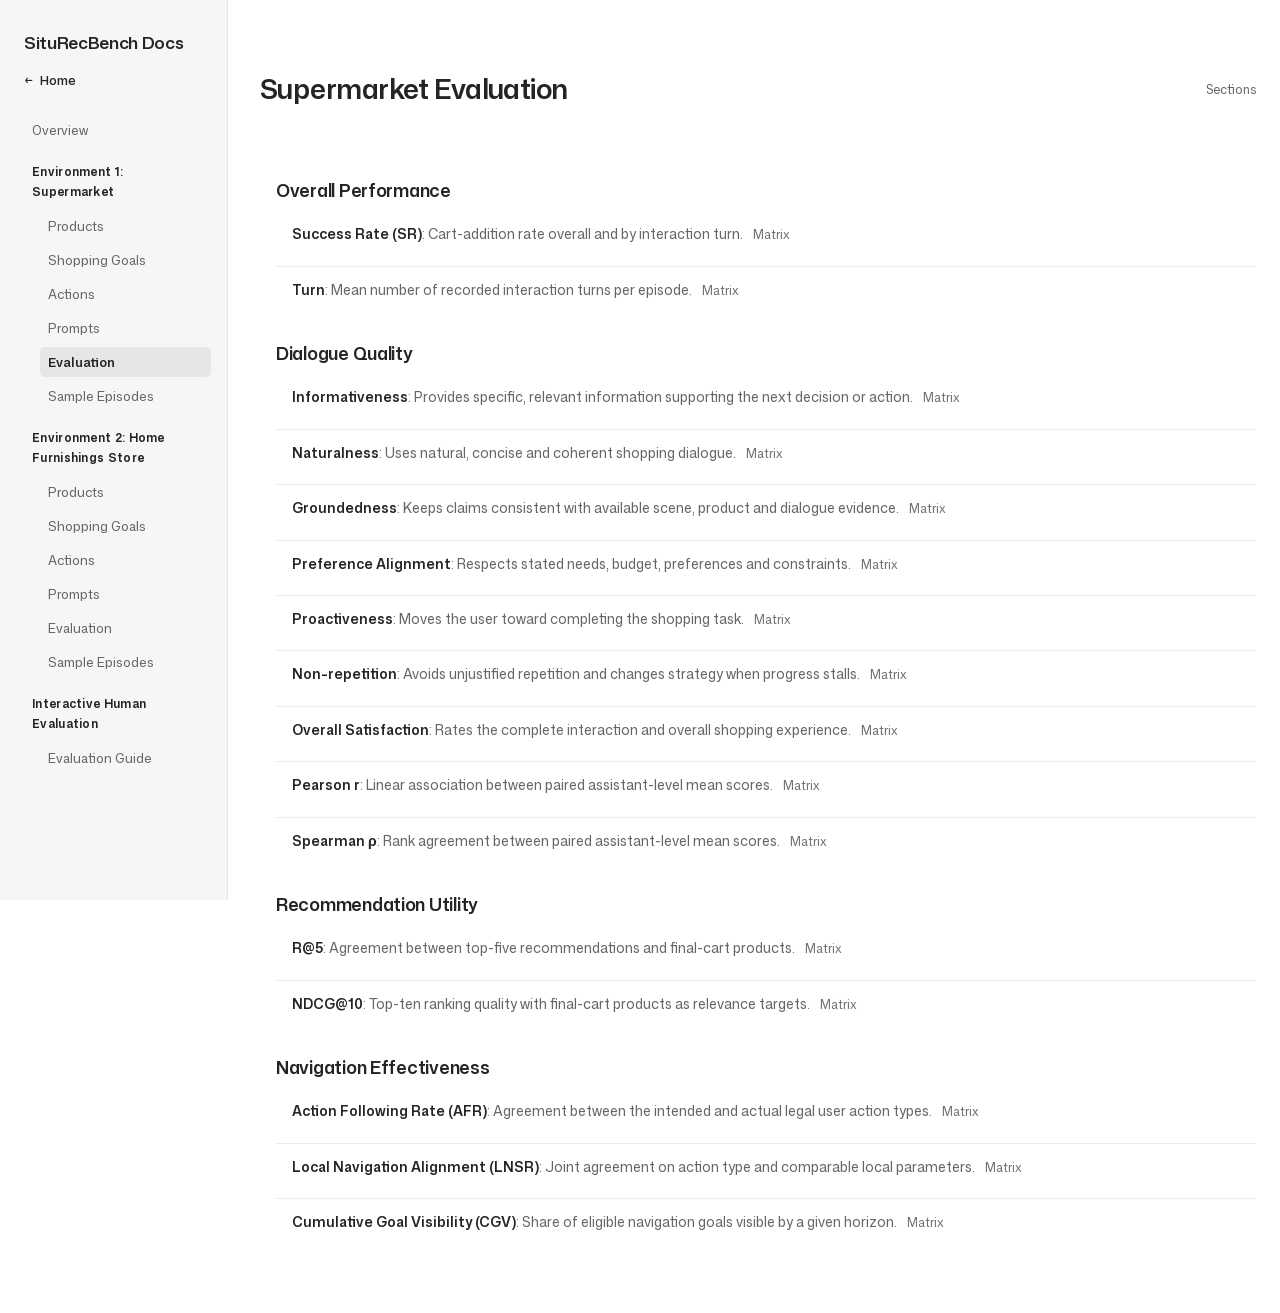
<file: SituRecBench/details_pages/supermarket_evaluation.html>
<!doctype html>
<html lang="en">
<head>
<meta charset="utf-8">
<meta name="viewport" content="width=device-width, initial-scale=1">
<title>Supermarket / Evaluation</title>
<link rel="preload" href="../assets/fonts/mona-sans/MonaSansVF.woff2" as="font" type="font/woff2" crossorigin="anonymous">
<link rel="stylesheet" href="../assets/fonts/mona-sans/fonts.css">

<style data-details-shared>
:root {
  --anchor-offset:24px;
  --content-width:840px;
  --data-width:1040px;
  --bg:#ffffff;
  --panel:#ffffff;
  --paper:#f6f6f6;
  --ink:#242424;
  --muted:#666666;
  --line:#363636;
  --soft-line:#dedede;
  --accent:#555555;
  --hover:#f2f2f2;
  --frame-line:rgba(36,36,36,.10);
  --strong-line:rgba(36,36,36,.20);
  --frame:1px solid var(--frame-line);
  --divider:1px solid rgba(36,36,36,.08);
  --radius:10px;
  --radius-sm:6px;
  --shadow:0 8px 24px rgba(0,0,0,.05);
  --shadow-soft:none;
  --fs-body:15px;
  --fs-sm:14px;
  --docs-nav-size:13px;
  --docs-nav-line:20px;
  --docs-brand-size:17px;
  --docs-nav-row-padding:5px;
  --docs-nav-item-gap:4px;
  --docs-nav-group-gap:12px;
  --docs-top-space:29.3px;
  --docs-brand-line:26px;
  --docs-brand-gap:16px;
  --docs-home-line:19.6px;
  --docs-home-gap:24px;
  --docs-main-top:calc(var(--docs-top-space) + var(--docs-brand-line) + var(--docs-brand-gap));
}
* { box-sizing:border-box; scrollbar-width:none; }
*::-webkit-scrollbar { display:none; }
button, input, select, textarea, pre, code, kbd, samp { font-family:var(--font-family); }
html { scroll-behavior:auto; background:var(--bg); }
body { position:relative; isolation:isolate; margin:0; color:var(--ink); background:var(--bg); font-family:var(--font-family); font-size:var(--fs-body); line-height:1.65; text-rendering:optimizeLegibility; -webkit-font-smoothing:antialiased; }
body.details-document { display:grid; grid-template-columns:204px minmax(0, 1fr) 144px; column-gap:32px; align-items:start; align-content:start; min-height:100dvh; padding:0 24px; }
body.product-document, body.shopping-goals-document { --content-width:var(--data-width); }
button, input, select { font:inherit; }
a:focus-visible, button:focus-visible, input:focus-visible, select:focus-visible, summary:focus-visible { outline:2px solid var(--accent); outline-offset:4px; }
[hidden] { display:none !important; }
main :is(h1,h2,h3)[id], main section[id] { scroll-margin-top:var(--anchor-offset, 108px); }
a { color:inherit; text-decoration:none; }
.skip-link { position:fixed; top:12px; left:24px; z-index:100; padding:10px 14px; border-radius:var(--radius-sm); background:var(--ink); color:var(--panel); transform:translateY(-200%); }
.skip-link:focus { transform:none; }
.docs-sidebar { display:block; grid-column:1; grid-row:1 / span 2; position:sticky; top:0; z-index:30; width:calc(100% + 24px); min-width:0; height:100dvh; min-height:0; margin-left:-24px; padding:var(--docs-top-space) 16px var(--docs-top-space) 24px; overflow-x:hidden; overflow-y:auto; overscroll-behavior:contain; border-right:var(--divider); background:var(--paper); font-family:var(--font-family); font-size:var(--docs-nav-size); line-height:var(--docs-nav-line); }
.docs-sidebar-header { align-self:start; min-width:0; }
.docs-brand { display:inline-block; margin-bottom:var(--docs-brand-gap); color:var(--ink); font-size:var(--docs-brand-size); font-weight:600; line-height:var(--docs-brand-line); letter-spacing:-.02em; white-space:nowrap; }
.docs-brand span { color:inherit; font-weight:inherit; }
.docs-navigation { margin:0; padding:0; border:0; background:transparent; }
.docs-tree { display:grid; gap:var(--docs-nav-group-gap); font-size:var(--docs-nav-size); line-height:var(--docs-nav-line); }
.docs-tree ul { margin:0; padding:0; list-style:none; }
.docs-overview .docs-page-link { font-weight:400; }
.docs-group { margin:0; }
.docs-scene { margin:0; }
.docs-scene + .docs-scene { margin-top:var(--docs-nav-group-gap); }
.docs-scene > .docs-scene-label { display:flex; align-items:center; justify-content:flex-start; gap:0; margin:0; padding:var(--docs-nav-row-padding) 8px; color:var(--ink); font-size:12px; font-weight:650; line-height:inherit; letter-spacing:.025em; }
.docs-scene ul { padding:var(--docs-nav-item-gap) 0 0 16px; }
.docs-tree li + li { margin-top:0; }
.docs-scene li + li { margin-top:var(--docs-nav-item-gap); }
.docs-page-link { display:block; padding:var(--docs-nav-row-padding) 8px; border-radius:5px; color:var(--muted); font-size:inherit; font-weight:400; line-height:inherit; overflow-wrap:anywhere; transition:color 80ms ease, background 80ms ease; }
.docs-page-link:hover { color:var(--ink); background:var(--hover); text-decoration:none; }
.docs-page-link[aria-current="page"] { color:var(--ink); background:#e6e6e6; font-weight:600; }
.docs-home { display:flex; align-items:center; gap:7px; width:fit-content; margin:0 0 var(--docs-home-gap); color:var(--ink); font-size:13px; font-weight:500; line-height:var(--docs-home-line); }
.docs-home:hover { color:var(--ink); }
.docs-sidebar a:focus-visible { outline-offset:-2px; }
@media (min-width:901px) and (max-height:760px) {
  .docs-sidebar { --docs-nav-row-padding:4px; --docs-nav-item-gap:5px; --docs-nav-group-gap:10px; --docs-home-gap:20px; }
}
@media (min-width:901px) and (max-height:680px) {
  .docs-sidebar { --docs-nav-row-padding:2px; --docs-nav-item-gap:2px; --docs-nav-group-gap:9px; --docs-home-gap:16px; }
}
.page-wrap { grid-column:2; grid-row:1; width:100%; min-width:0; max-width:var(--content-width); padding:0; margin:var(--docs-main-top) auto 64px; scroll-margin-top:24px; }
.overview-document .page-wrap { grid-column:2 / -1; grid-row:1; }
.page-wrap :where(div, section, article, header, details, pre) { min-width:0; }
.page-wrap :where(code, h1, h2, h3, summary, .api-group-note) { overflow-wrap:anywhere; }
.page-content, .hero, .stack, .profile-list, .api-compact, .api-card-body, .api-group, .run-command { grid-template-columns:minmax(0, 1fr); }
.product-page-shell { --content-width:var(--data-width); }
.page-content { min-width:0; display:grid; gap:28px; }
.section-nav { grid-column:3; grid-row:1; position:sticky; top:0; display:flex; align-items:center; height:100dvh; min-width:0; max-width:100%; }
.floating-rail { width:100%; min-width:0; max-width:100%; max-height:calc(100dvh - 96px); padding:0; overflow:auto; border:0; background:transparent; box-shadow:none; }
.floating-rail-links { display:grid; gap:8px; }
.floating-rail-heading { margin:0 0 12px; color:var(--muted); font-size:12px; font-weight:600; text-align:right; }
.floating-rail a { min-height:36px; display:flex; align-items:center; justify-content:flex-end; padding:4px 0; color:#767676; font-size:12px; font-weight:400; line-height:1.4; text-align:right; overflow-wrap:anywhere; opacity:1; transition:font-size 80ms ease, color 80ms ease; }
.floating-rail a:hover, .floating-rail a:focus-visible, .floating-rail a.active { color:var(--line); font-size:12.5px; }
.floating-rail a:focus-visible { outline-offset:-2px; }
.page-tools { display:none; align-items:center; justify-content:flex-end; }
.page-wrap > .page-tools { display:none; margin-bottom:16px; }
.page-tools .section-menu > summary { display:inline-flex; align-items:center; gap:0; width:fit-content; margin:0; padding:0; border:0; background:transparent; color:var(--muted); font-size:12px; font-weight:400; line-height:1.65; text-decoration:none; }
.page-tools .section-menu > summary:hover { color:var(--ink); text-decoration:underline; text-underline-offset:3px; }
.page-tools .section-menu { position:relative; display:none; flex:none; margin:0; padding:0; border:0; }
.section-menu > summary { list-style:none; }
.section-menu > summary::-webkit-details-marker { display:none; }
.section-menu-slot { position:absolute; z-index:45; top:calc(100% + 10px); right:0; width:min(320px, calc(100vw - 40px)); padding:10px 14px; border:var(--frame); border-radius:6px; background:var(--bg); box-shadow:0 6px 20px rgba(0,0,0,.06); }
.section-menu-slot .floating-rail { max-height:min(55dvh, 360px); overflow-y:auto; }
.section-menu-slot .floating-rail-links { display:grid; gap:2px; }
.section-menu-slot .floating-rail-heading { margin-bottom:6px; text-align:left; }
.section-menu-slot .floating-rail a { justify-content:flex-start; min-height:32px; padding:6px 0; text-align:left; white-space:normal; opacity:1; color:var(--muted); }
.section-menu-slot .floating-rail a.active { color:var(--ink); }
.hero { display:grid; gap:12px; padding:12px 0 24px; border-bottom:var(--divider); }
.overview-document .hero { gap:8px; padding:0; border-bottom:0; }
.overview-document .page-content { gap:28px; }
.overview-document .section-heading { margin-top:0; }
.overview-document .stack { gap:8px; }
.overview-directory { display:grid; gap:32px; }
body.details-document.overview-document main.page-wrap .overview-directory > section { display:grid; gap:16px; min-width:0; }
.overview-directory h2 { margin:0; }
.overview-links { display:flex; flex-wrap:wrap; gap:16px 12px; margin-left:var(--docs-content-indent); }
.overview-directory .overview-button { display:inline-flex; align-items:center; justify-content:center; justify-self:start; min-height:42px; min-width:136px; max-width:100%; padding:10px 16px; border:0; border-radius:6px; background:var(--paper); color:var(--ink); font-size:13px; font-weight:500; line-height:1.6; text-decoration:none; transition:background 80ms ease; }
.overview-directory .overview-button:hover { background:#ebebeb; }
.overview-directory .overview-button:focus-visible { outline:2px solid var(--accent); outline-offset:3px; }
.overview-human-link .overview-button { margin-left:var(--docs-content-indent); }
.hero p, .muted { margin:0; color:var(--muted); }
.hero > p { max-width:68ch; }
.hero > p:first-child { color:var(--accent); font-size:14px; font-weight:600; }
.section-heading { display:grid; gap:6px; margin-top:8px; }
.section-heading p { margin:0; color:var(--accent); font-size:14px; }
.section-heading h2 { margin:0; }
.hero h1 { margin:0; max-width:26ch; font-size:30px; font-weight:600; line-height:1.2; letter-spacing:-.02em; text-wrap:balance; }
.page-grid { display:grid; grid-template-columns:minmax(0, 1fr); gap:0; margin-top:0; }
.page-button { display:grid; grid-template-columns:136px minmax(0, 1fr); align-items:baseline; gap:20px; margin:0 -8px; padding:10px 8px; border:0; border-radius:4px; background:transparent; box-shadow:none; transition:background 80ms ease; }
.page-button:hover { background:var(--paper); }
.page-button strong { font-size:15px; font-weight:600; }
.page-button:hover strong { text-decoration:underline; text-underline-offset:3px; }
.page-button span { color:var(--muted); font-size:14px; line-height:1.6; }
.panel { min-width:0; padding:8px 0; border:0; border-radius:0; background:transparent; box-shadow:none; }
.stack { min-width:0; display:grid; gap:16px; }
.two-col { display:grid; grid-template-columns:repeat(2, minmax(0, 1fr)); gap:28px; align-items:start; }
h2 { margin:0 0 12px; font-size:24px; font-weight:600; line-height:1.3; letter-spacing:-.015em; }
h3 { margin:18px 0 10px; font-size:16px; font-weight:600; line-height:1.4; }
pre { margin:0; padding:18px; max-width:100%; max-height:520px; overflow:auto; border:0; border-radius:var(--radius-sm); background:var(--paper); white-space:pre-wrap; overflow-wrap:anywhere; font:14px/1.7 var(--font-family); }
details { border:0; border-radius:0; background:transparent; }
summary { padding:14px 0; cursor:pointer; font-weight:600; }
details[open] > pre { max-height:none; overflow:auto; }
.shopping-goals-page { display:grid; gap:0; min-width:0; }
.shopping-goals-header { display:grid; gap:12px; padding:8px 0 40px; }
.shopping-goals-header h1 { margin:0; color:var(--ink); font-size:30px; line-height:1.2; font-weight:600; letter-spacing:-.6px; }
.shopping-goals-header p { margin:0; color:var(--muted); font-size:15px; line-height:1.65; }
.shopping-goals-page .profile-list { display:grid; grid-template-columns:minmax(0, 1fr); gap:48px; }
.profile-group { display:grid; grid-template-columns:repeat(2, minmax(0, 1fr)); grid-template-rows:repeat(2, auto); gap:64px; min-height:calc(100dvh - 48px); padding:40px 0; align-content:space-around; align-items:start; }
.profile-group-single { min-height:0; grid-template-rows:auto; align-items:start; }
.profile-shopping-goals { display:grid; min-width:0; gap:16px; padding:20px; border:0; border-radius:var(--radius); background:var(--paper); box-shadow:none; }
.profile-json > summary, .shopping_goal-json > summary { display:grid; grid-template-columns:minmax(0, 1fr); align-items:start; gap:6px; padding:0; color:var(--ink); font-weight:400; list-style:none; }
.profile-json > summary::-webkit-details-marker, .shopping_goal-json > summary::-webkit-details-marker { display:none; }
.profile-json h3 { display:flex; align-items:baseline; gap:10px; margin:0; font-weight:400; }
.profile-number, .shopping_goal-number { flex-shrink:0; color:var(--muted); font-size:12px; font-weight:400; line-height:1.65; font-variant-numeric:tabular-nums; }
.profile-number { text-transform:uppercase; }
.profile-name { color:var(--ink); font-size:15px; font-weight:600; line-height:1.5; overflow-wrap:anywhere; }
.profile-json pre, .shopping_goal-json pre { margin-top:12px; padding:14px; border:0; background:var(--paper); font-size:14px; }
.shopping-goals-page summary:focus-visible { outline:2px solid var(--accent); outline-offset:3px; }
.json-label { color:var(--ink); font-size:14px; font-weight:600; }
.shopping_goal-row { display:grid; grid-template-columns:repeat(2, minmax(0, 1fr)); gap:16px; align-items:stretch; }
.shopping_goal-card { min-width:0; min-height:136px; padding:20px; background:var(--bg); border:1px solid #efefef; border-radius:var(--radius-sm); }
.shopping_goal-json > summary { gap:8px; }
.shopping_goal-number { grid-column:1; }
.shopping_goal-text { grid-column:1 / -1; color:var(--ink); font-size:14px; font-weight:600; line-height:1.75; overflow-wrap:anywhere; }
.actions-page { display:grid; gap:32px; }
.actions-header, .actions-section-heading { display:grid; gap:12px; }
.actions-section-heading { display:flex; flex-wrap:wrap; align-items:baseline; gap:4px 12px; }
.actions-header { padding:8px 0 0; }
.actions-header h1 { margin:0; font-size:30px; line-height:1.2; font-weight:600; letter-spacing:-.6px; }
.actions-header p, .actions-section-heading p { margin:0; color:var(--muted); font-size:15px; }
.actions-section { display:grid; gap:20px; }
.actions-section-heading h2 { margin:0; font-size:16px; font-weight:600; line-height:1.5; }
.actions-section-heading p { font-size:13px; line-height:1.5; }
.action-list { min-width:0; margin:0; padding:0; list-style:none; }
.action-entry { min-width:0; }
.action-entry + .action-entry { border-top:var(--divider); }
.action-description { min-width:0; margin:0; color:var(--muted); font-size:14px; font-weight:400; line-height:1.6; overflow-wrap:anywhere; }
.action-description code { font-family:inherit; font-size:inherit; }
.action-name { color:var(--ink); font-weight:600; white-space:nowrap; }
.action-entry > .action-description, .action-call > summary { display:block; width:100%; padding:12px var(--docs-content-indent) 16px; font-size:14px; line-height:1.6; list-style:none; }
.action-entry:first-child > .action-description, .action-entry:first-child .action-call > summary { padding-top:0; }
.action-call > summary::-webkit-details-marker { display:none; }
.action-call-body { display:grid; gap:12px; position:relative; min-width:0; padding:16px calc(2 * var(--docs-content-indent)) 12px; background:#fafafa; }
.action-call-body p { margin:0; color:var(--muted); font-size:14px; }
.action-call-body pre { padding:0; background:transparent; font:13px/1.65 var(--font-family); }
.metric-formula { display:flex; align-items:center; min-width:0; max-width:100%; overflow-x:auto; padding:8px 0; color:var(--ink); font-size:16px; }
.metric-formula math { flex:none; margin:0; }
.metric-fold .action-name { white-space:normal; }
.metric-body p { overflow-wrap:anywhere; }
@media (max-width:600px) { .metric-formula { font-size:14px; } }
.reference-page { display:grid; gap:40px; }
.reference-header { display:grid; gap:12px; padding:8px 0 0; }
.reference-header h1 { margin:0; font-size:30px; line-height:1.2; font-weight:600; letter-spacing:-.6px; }
.reference-header p { margin:0; color:var(--muted); font-size:15px; }
.reference-section { display:grid; gap:20px; }
.reference-section h2 { margin:0; font-size:22px; }
.reference-fold { border-bottom:var(--divider); }
.reference-fold > summary { display:grid; grid-template-columns:180px minmax(0, 1fr); gap:24px; padding:20px 0; list-style:none; }
.reference-fold > summary::-webkit-details-marker { display:none; }
.reference-name { color:var(--ink); font-size:15px; font-weight:600; line-height:1.7; }
.reference-description { color:var(--muted); font-size:14px; font-weight:400; line-height:1.7; }
.reference-fold-body { display:grid; gap:16px; padding:0 0 24px; }
.reference-fold-body pre { font-size:13px; }
.reference-table { width:100%; table-layout:fixed; border-collapse:collapse; text-align:left; }
.reference-name-column { width:204px; }
.reference-table th, .reference-table td { padding:18px 0; border-bottom:var(--divider); vertical-align:top; font-size:14px; line-height:1.7; overflow-wrap:anywhere; }
.reference-table th { padding-right:24px; font-size:15px; font-weight:600; }
.reference-table thead th { padding-top:0; padding-bottom:12px; color:var(--muted); font-size:12px; font-weight:500; }
.reference-section > p { margin:0; color:var(--muted); font-size:14px; }
.prompt-roles { --prompt-indent:16px; display:grid; gap:32px; }
.prompt-roles > .prompt-role { display:grid; gap:12px; min-width:0; padding:0; border:0; }
.prompt-roles > .reference-fold > .reference-fold-body { padding:0; background:transparent; }
.prompt-message-list { display:grid; gap:0; }
.prompt-message + .prompt-message { border-top:var(--divider); }
.prompt-message, .prompt-text { min-width:0; }
.prompt-message-body, .prompt-system-parts { display:grid; gap:12px; min-width:0; }
.prompt-message-body { position:relative; padding:10px calc(2 * var(--prompt-indent)); background:#fafafa; }
.prompt-message-body > span[id], .prompt-long-body > span[id] { position:absolute; top:0; left:0; }
.prompt-message pre { margin:0; }
.prompt-message > summary span, .prompt-long-content > summary span { color:var(--muted); font-weight:400; }
.prompt-message > summary, .prompt-long-content > summary { padding:6px 0; color:var(--ink); font-size:13px; cursor:pointer; list-style:none; }
.prompt-message > summary { padding:10px var(--prompt-indent); }
.prompt-role-heading { margin:0; padding:0; color:var(--ink); font-size:16px; font-weight:600; line-height:1.5; }
.prompt-long-body { position:relative; min-width:0; padding:8px var(--prompt-indent); background:#f4f4f4; }
.prompt-message pre { background:transparent; border:0; border-radius:0; }
.prompt-long-body > pre { padding:0; }
.prompt-text[data-content-format="json"], .prompt-text[data-content-format="text"] { min-width:0; }
.prompt-text[data-content-format="json"] > pre, .prompt-text[data-content-format="text"] > pre { padding:0; background:transparent; border:0; border-radius:0; }
.prompt-text[data-content-format="json"] > .prompt-fragment > pre, .prompt-text[data-content-format="text"] > .prompt-fragment > pre { padding:0; background:transparent; border:0; border-radius:0; }
.prompt-text > details[data-template-token] > summary { color:var(--ink); font-weight:400; text-decoration:none; }
.prompt-text > details[data-template-token] > summary > code { padding:2px 5px; border-radius:3px; background:#ededed; font:12px/1.7 ui-monospace, SFMono-Regular, Consolas, "Liberation Mono", monospace; overflow-wrap:anywhere; box-decoration-break:clone; -webkit-box-decoration-break:clone; }
.prompt-image-sample { display:block; width:auto; max-width:100%; height:auto; margin:0 0 12px; }
.prompt-markdown { min-width:0; font-size:14px; line-height:1.7; overflow-wrap:anywhere; }
.prompt-markdown p { margin:0 0 12px; }
body.details-document main.page-wrap .prompt-markdown :is(h1,h2,h3,h4,h5,h6) { margin:18px 0 8px; font-size:16px; font-weight:600; line-height:1.5; letter-spacing:normal; }
.prompt-markdown :is(ul,ol) { margin:0 0 12px; padding-left:22px; }
.prompt-markdown li { margin:4px 0; }
.prompt-markdown li > p { margin:0; }
body.details-document main.page-wrap .prompt-markdown > :first-child { margin-top:0; }
body.details-document main.page-wrap .prompt-markdown > :last-child { margin-bottom:0; }
.prompt-markdown code { font-family:var(--font-family); font-size:inherit; overflow-wrap:anywhere; }
@media (max-width:700px) {
  .prompt-roles { --prompt-indent:12px; }
  .reference-header h1 { font-size:28px; }
  .reference-fold > summary { grid-template-columns:minmax(0, 1fr); gap:6px; padding:16px 0; }
  .reference-name-column { width:34%; }
  .reference-table th { padding-right:16px; font-size:14px; }
}
@media (max-width:700px) {
  .actions-header h1 { font-size:28px; }
}
@media (min-width:901px) and (max-height:760px) {
  .profile-group { padding:24px 0; row-gap:24px; }
  .shopping_goal-card { min-height:116px; padding:16px 20px; }
}
@media (max-width:700px) {
  .shopping-goals-header h1 { font-size:28px; }
  .profile-group { grid-template-columns:minmax(0, 1fr); }
  .profile-shopping-goals { padding:16px; }
  .shopping_goal-card { min-height:124px; padding:16px; }
}
@media (max-width:900px) {
  .profile-group { min-height:0; grid-template-rows:none; gap:48px 32px; padding:16px 0; align-items:start; }
}
.api-lead { display:grid; gap:10px; }
.class-signature, .method-signature, .attribute-signature { margin:0; padding:14px 16px; border:0; border-radius:var(--radius-sm); background:var(--paper); color:var(--ink); font:14px/1.65 var(--font-family); overflow:auto; }
.api-list { display:grid; gap:9px; margin:0; padding:0; list-style:none; }
.api-list li { display:grid; gap:4px; padding:10px 0; border-bottom:var(--divider); }
.api-list li:last-child { border-bottom:0; }
.api-list code, .api-card code { font-family:var(--font-family); font-size:.95em; }
.api-card { display:block; border:0; border-bottom:var(--divider); border-radius:0; background:transparent; box-shadow:none; overflow:visible; }
.api-card > summary { display:grid; gap:8px 16px; padding:20px 0; list-style:none; cursor:pointer; background:transparent; }
.api-card > summary::-webkit-details-marker { display:none; }
.api-card[open] > summary { border-bottom:0; background:transparent; }
.api-summary-head { min-width:0; grid-column:1; color:var(--ink); font-size:16px; font-weight:600; overflow-wrap:anywhere; }
.api-summary-desc { min-width:0; grid-column:1; color:var(--muted); font-size:15px; font-weight:400; line-height:1.6; overflow-wrap:anywhere; }
.api-card:not([open]) .api-summary-desc { display:-webkit-box; -webkit-box-orient:vertical; -webkit-line-clamp:2; line-clamp:2; overflow:hidden; }
.api-card[open] > summary .api-summary-desc { display:none; }
.api-card-body { display:grid; gap:14px; padding:0 0 24px; }
.api-card p { margin:0; }
.api-subhead { margin:4px 0 -4px; color:var(--muted); font-size:13px; font-weight:600; }
.api-card ul { margin:0; padding-left:18px; }
.api-card li { margin:4px 0; }
.api-grid { display:grid; grid-template-columns:repeat(2, minmax(0, 1fr)); gap:16px 32px; align-items:start; }
.api-compact { display:grid; gap:10px; }
.api-group { display:grid; gap:16px; padding-top:16px; border-top:var(--divider); }
.api-group h3 { margin:0; font-size:16px; }
.api-group-note { margin:0; color:var(--muted); font-weight:400; line-height:1.65; }
.human-page { display:grid; gap:28px; font-size:13px; }
.human-page .hero { justify-items:start; text-align:left; }
.human-page .hero h1 { max-width:none; font-size:32px; }
.human-page .human-developer-credit { color:var(--muted); font-size:16px; line-height:1.6; }
.human-developer-credit a { color:#209cee; font-weight:600; white-space:nowrap; }
.human-developer-credit a:hover { color:#1676b7; text-decoration:underline; }
.human-page h2 { margin-bottom:0; font-size:18px; }
.human-page h3 { margin:0; font-size:15px; }
.human-page .stack { gap:12px; }
.human-interface-figure { margin:0; }
.human-interface-placeholder { display:flex; flex-direction:column; align-items:center; justify-content:center; gap:6px; aspect-ratio:16 / 9; padding:20px; border:var(--frame); background:var(--paper); color:var(--muted); text-align:center; }
.human-interface-placeholder span { color:var(--muted); font-size:12px; }
.human-feature-grid { display:grid; grid-template-columns:repeat(3, minmax(0, 1fr)); gap:24px; }
.human-feature { display:grid; align-content:start; gap:8px; padding-top:12px; border-top:var(--divider); }
@media (max-width:600px) {
  .human-feature-grid { grid-template-columns:minmax(0, 1fr); gap:16px; }
}
.api-snapshot > summary { font-size:16px; }
.eval-flow { display:grid; grid-template-columns:repeat(3, minmax(0, 1fr)); gap:28px; }
.eval-flow-item { display:grid; align-content:start; gap:10px; padding:16px 0; border:0; border-top:var(--divider); border-radius:0; background:transparent; box-shadow:none; }
.eval-flow-item b { color:var(--ink); font-size:16px; }
.eval-flow-item span { color:var(--muted); font-weight:400; line-height:1.6; }
.run-plan-stats { display:grid; grid-template-columns:repeat(4, minmax(0, 1fr)); gap:24px; }
.run-plan-stat { display:grid; align-content:start; gap:8px; padding:12px 0; border:0; border-radius:0; background:transparent; box-shadow:none; }
.run-plan-stat b { font-size:24px; font-weight:600; line-height:1.15; }
.run-plan-stat span { color:var(--muted); font-size:14px; font-weight:400; line-height:1.5; }
.run-plan-layout { display:grid; grid-template-columns:minmax(0, 1fr); gap:24px; }
.run-plan-table-wrap { width:100%; min-width:0; max-width:100%; overflow:auto; border:0; border-radius:0; background:var(--panel); box-shadow:none; }
.run-plan-table { min-width:960px; width:100%; border-collapse:collapse; }
.run-plan-table th, .run-plan-table td { padding:14px 12px; border-bottom:var(--divider); vertical-align:top; text-align:left; font-size:14px; line-height:1.6; overflow-wrap:anywhere; }
.run-plan-table th { color:var(--muted); font-size:13px; background:var(--paper); white-space:nowrap; }
.run-plan-table tr:last-child td { border-bottom:0; }
.run-plan-table code, .run-command code { font-family:var(--font-family); font-size:.92em; }
.run-command { display:grid; gap:12px; padding:18px 0; border:0; border-top:var(--divider); border-radius:0; background:transparent; box-shadow:none; }
.run-command strong { font-size:16px; }
.run-command p { margin:0; color:var(--muted); font-weight:400; line-height:1.6; }
.metric-map { width:100%; table-layout:fixed; border-collapse:collapse; border:0; border-radius:0; background:var(--panel); box-shadow:none; }
.metric-map th, .metric-map td { padding:14px 12px; border-bottom:var(--divider); vertical-align:top; text-align:left; font-size:14px; line-height:1.6; overflow-wrap:anywhere; }
.metric-map th { color:var(--muted); font-size:13px; background:var(--paper); }
.metric-map tr:last-child td { border-bottom:0; }
.metric-map code { font-family:var(--font-family); font-size:.92em; }
.metric-list { display:grid; gap:4px; margin:0; padding:0; list-style:none; }
.metric-list li { overflow-wrap:anywhere; }
@media (max-width: 1399px) {
  body.details-document { grid-template-columns:204px minmax(0, 1fr); column-gap:32px; }
  .page-wrap { grid-row:1; }
  .section-nav { display:none; }
  .page-tools, .page-wrap > .page-tools { display:flex; }
  .page-tools .section-menu { display:block; }
}
@media (max-width: 1100px) {
  .two-col, .api-grid, .eval-flow, .run-plan-stats { grid-template-columns:1fr; }
}
@media (max-width: 900px) {
  body.details-document { grid-template-columns:minmax(0, 1fr); column-gap:0; padding:0 20px; }
  .docs-sidebar { display:block; grid-column:1; grid-row:1; position:static; width:100%; height:auto; min-height:0; max-height:none; margin:var(--docs-top-space) 0 0; padding:0 0 16px; overflow:visible; overscroll-behavior:auto; border-right:0; border-bottom:var(--divider); background:var(--bg); }
  .docs-brand { margin-bottom:0; font-size:var(--docs-brand-size); }
  .docs-navigation { margin-top:16px; padding:0; }
  .docs-tree { grid-template-columns:minmax(0, 1fr); padding-top:16px; }
  .docs-home { margin:12px 0 0; }
  .page-wrap { grid-column:1; grid-row:2; margin-top:40px; }
  .overview-document .page-wrap { grid-column:1; grid-row:2; }
  .hero h1 { font-size:28px; }
  .shopping_goal-row { grid-template-columns:1fr; }
  .panel { padding:6px 0; }
}
@media (max-width: 640px) {
  .page-button { grid-template-columns:112px minmax(0, 1fr); gap:16px; }
}
@media (max-width: 560px) {
  h2 { font-size:22px; }
}
@media (max-width: 480px) {
  .docs-tree { grid-template-columns:1fr; }
  .page-button { grid-template-columns:minmax(0, 1fr); gap:4px; }
}
@media (prefers-reduced-motion: reduce) {
  .floating-rail a, .docs-page-link, .page-button { transition:none; }
}
details > summary { list-style:none; }
details > summary::marker { content:""; }
details > summary::-webkit-details-marker { display:none; }

/* Shared Details typography and spacing. Keep this after page-specific styles. */
body.details-document {
  --fs-body:14px;
  --docs-title-size:28px;
  --docs-section-size:18px;
  --docs-section-gap:28px;
  --docs-title-gap:72px;
  --docs-content-indent:16px;
  --docs-table-row-height:97px;
}
body.details-document main.page-wrap { position:relative; width:100%; max-width:none; margin-left:0; margin-right:0; }
body.details-document.overview-document main.page-wrap { grid-column:2; }
body.details-document main.page-wrap h2 { margin:0; }
body.details-document main.page-wrap .profile-list { gap:24px; }
body.details-document main.page-wrap .profile-group { min-height:0; padding:0; gap:24px 20px; grid-template-rows:none; align-content:start; }
body.details-document main.page-wrap .catalog-tools { margin:0; padding:0; gap:0; }
body.details-document main.page-wrap .prompt-roles { gap:28px; }
body.details-document main.page-wrap .prompt-roles > .prompt-role { gap:16px; }
body.details-document main.page-wrap .reference-fold > summary { padding:12px 0; }
body.details-document main.page-wrap :is(.prompt-message > summary, .prompt-long-content > summary, .location-index-panel > summary) { font-size:14px; line-height:1.6; }
body.details-document main.page-wrap .prompt-message > summary { padding-top:12px; padding-bottom:12px; }
@media (max-width:900px) {
  body.details-document.overview-document main.page-wrap { grid-column:1; }
}

body.details-document main.page-wrap :is(.page-content, .reference-page, .actions-page, .human-page, .shopping-goals-page) { row-gap:var(--docs-section-gap); }
body.details-document main.page-wrap.page-content { row-gap:var(--docs-section-gap); }
body.details-document main.page-wrap .docs-page-heading {
  display:grid; gap:12px; padding:0; border:0;
  margin:0 0 calc(var(--docs-title-gap) - var(--docs-section-gap));
}
body.details-document.overview-document main.page-wrap .docs-page-heading {
  margin-bottom:calc(var(--docs-title-gap) - var(--docs-section-gap) + 8px);
}
body.details-document main.page-wrap .docs-page-heading ~ :not(script) {
  margin-left:var(--docs-content-indent);
  width:calc(100% - var(--docs-content-indent));
}
/* Shared hierarchy: indent children once per semantic level, not per layout wrapper. */
body.details-document main.page-wrap :is(.reference-section, .stack, .api-group, .overview-human, .human-feature, .catalog-section, .catalog-subgroup, #reference-snapshots) > :is(h2,h3,h4,h5,h6) ~ :not(h2,h3,h4,h5,h6,script,span[id]),
body.details-document main.page-wrap .reference-fold-body > h3 ~ :is(details, pre, .api-compact),
body.details-document main.page-wrap .page-content details:not(.prompt-message):not(.prompt-long-content):not(.action-call) > :not(summary,script,style),
body.details-document main.page-wrap .api-summary-desc,
body.details-document main.page-wrap .api-lead > .class-signature + p,
body.details-document main.page-wrap .api-card-body > .method-signature + p,
body.details-document main.page-wrap .api-card-body > .api-subhead + ul,
body.details-document main.page-wrap .run-command > strong ~ p,
body.details-document main.page-wrap .catalog-map-key > .catalog-map-title ~ p {
  min-width:0;
  margin-left:var(--docs-content-indent);
  width:calc(100% - var(--docs-content-indent));
}
/* Prompt message and inline sample containers already express these same levels. */
.prompt-roles { --prompt-indent:var(--docs-content-indent); }
body.details-document main.page-wrap :is(.api-card-body, .api-lead) { overflow-wrap:anywhere; }
/* Preserve the map links' existing 8px click padding around the indented text. */
body.details-document main.page-wrap .catalog-map-key > .catalog-map-title ~ a {
  margin-left:calc(var(--docs-content-indent) - 8px);
  width:calc(100% - var(--docs-content-indent) + 16px);
}
@media (max-width:700px) {
  body.details-document main.page-wrap .reference-fold > summary > .reference-description {
    margin-left:var(--docs-content-indent);
    width:calc(100% - var(--docs-content-indent));
  }
}
/* End shared hierarchy. */
body.details-document main.page-wrap h1 {
  margin:0; padding:0; max-width:none; color:var(--ink);
  font-size:var(--docs-title-size); font-weight:600; line-height:1.25;
  letter-spacing:-.02em; text-align:left; text-wrap:wrap;
}
body.details-document main.page-wrap h2 {
  font-size:var(--docs-section-size); font-weight:600; line-height:1.4; letter-spacing:-.015em;
}
body.details-document main.page-wrap h3 { font-size:15px; line-height:1.5; }
body.details-document main.page-wrap :is(.human-page, .human-developer-credit, .api-group-note, .shopping_goal-text, .reference-description, .catalog-location) { font-size:14px; line-height:1.65; }
body.details-document main.page-wrap .reference-name { font-size:15px; line-height:1.5; }
body.details-document main.page-wrap :is(.reference-section, .actions-section, .stack) { gap:16px; }
body.details-document main.page-wrap .catalog-section { margin-top:0; }
body.details-document main.page-wrap .catalog-section > h2 { margin-bottom:16px; padding-bottom:0; border-bottom:0; }
body.details-document main.page-wrap .profile-group:first-child { padding-top:0; }
body.details-document main.page-wrap .catalog-map { display:grid; grid-template-columns:minmax(320px,max-content) minmax(0,1fr); align-items:start; gap:48px; padding:0; }
body.details-document main.page-wrap .catalog-map-key a { text-decoration:none; text-underline-offset:3px; border-radius:0; background:transparent; }
body.details-document main.page-wrap .catalog-map-key a:is(:hover,:focus-visible) { text-decoration:underline; background:transparent; }
body.details-document main.page-wrap .catalog-map-key a code { color:inherit; }
body.details-document main.page-wrap .catalog-map-image { width:auto; max-width:100%; justify-self:start; object-position:left top; }
body.details-document main.page-wrap .catalog-map-image-supermarket { height:220px; }
body.details-document main.page-wrap .catalog-card .catalog-name { font-size:15px; line-height:1.5; }
body.details-document main.page-wrap :is(.catalog-badge, .catalog-price, .catalog-map-title, .catalog-map-note, .profile-number, .shopping_goal-number) { font-size:13px; }
body.details-document main.page-wrap table { font-size:14px; line-height:1.6; }
body.details-document main.page-wrap table tbody tr { height:var(--docs-table-row-height); }
body.details-document main.page-wrap table :is(th, td) { padding:12px 16px; font-size:14px; line-height:1.6; vertical-align:top; }
body.details-document main.page-wrap table tr > :first-child { padding-left:0; }
body.details-document main.page-wrap table tr > :last-child { padding-right:0; }
body.details-document main.page-wrap table thead th { padding-top:0; padding-bottom:12px; font-size:13px; font-weight:500; color:var(--muted); }
body.details-document main.page-wrap table h3 { font-size:14px; line-height:1.6; }
body.details-document main.page-wrap :is(.reference-fold-body pre, .action-call-body pre, .catalog-data pre, .profile-json pre, .shopping_goal-json pre) { font-size:13px; line-height:1.65; }
body.details-document main.page-wrap > .page-tools,
body.details-document main.page-wrap .docs-page-heading > .page-tools { position:absolute; top:6px; right:0; margin:0; z-index:10; }
@media (max-width:1399px) {
  body.details-document:not(.overview-document) main.page-wrap h1 { padding-right:76px; }
}
@media (max-width:900px) {
  body.details-document { --docs-top-space:24.7px; --docs-title-size:26px; --docs-title-gap:64px; --docs-section-gap:24px; --docs-table-row-height:141px; }
}
@media (max-width:700px) {
  body.details-document main.page-wrap .catalog-map { grid-template-columns:minmax(0,1fr); gap:16px; }
}
@media (max-width:600px) {
  body.details-document main.page-wrap .catalog-map-image-supermarket { height:190px; }
  body.details-document main.page-wrap table :is(th, td) { padding-left:10px; padding-right:10px; }
  body.details-document main.page-wrap table tr > :first-child { padding-left:0; }
  body.details-document main.page-wrap table tr > :last-child { padding-right:0; }
}
/* Shared vertical rhythm: section 24, child 12, supporting text 8. */
body.details-document {
  --docs-section-gap:24px;
  --docs-child-gap:12px;
  --docs-detail-gap:8px;
  --docs-row-space:12px;
}
body.details-document main.page-wrap .page-content :is(h2,h3,h4,h5,h6):not(.prompt-markdown *) { margin-top:0; margin-bottom:0; }
body.details-document main.page-wrap .page-content :is(.reference-section, .actions-section, .stack, .api-group, .api-lead, .api-card-body, .reference-fold-body, .action-call-body, .profile-shopping-goals, .prompt-role, .prompt-message-body, .prompt-system-parts, .run-command, .human-feature, .overview-human) { row-gap:var(--docs-child-gap); }
body.details-document main.page-wrap .page-content :is(.stack, .reference-fold-body, .human-feature) > p { margin-top:0; margin-bottom:0; }
body.details-document main.page-wrap .page-content :is(.api-compact, .run-plan-layout, .api-list) { row-gap:0; }
body.details-document main.page-wrap .page-content .api-list > li { padding-top:var(--docs-row-space); padding-bottom:var(--docs-row-space); row-gap:var(--docs-detail-gap); }
body.details-document main.page-wrap .page-content .api-group { padding-top:var(--docs-row-space); }
body.details-document main.page-wrap .page-content :is(.two-col, .api-grid, .eval-flow, .human-feature-grid) { row-gap:var(--docs-section-gap); }
body.details-document main.page-wrap .page-content :is(.reference-fold-body, .api-card-body) { padding-top:0; padding-bottom:var(--docs-row-space); }
body.details-document main.page-wrap .prompt-roles > .prompt-role > .reference-fold-body { padding:0; }
body.details-document main.page-wrap .page-content :is(.reference-fold, .api-card, .api-snapshot, .prompt-message) > summary { padding-top:var(--docs-row-space); padding-bottom:var(--docs-row-space); }
body.details-document main.page-wrap .page-content .reference-section > div > .reference-fold:first-child > summary,
body.details-document main.page-wrap .page-content .api-compact > .api-card:first-child > summary,
body.details-document main.page-wrap .page-content .reference-fold-body > h3 + .api-card > summary,
body.details-document main.page-wrap .page-content .prompt-message-list > .prompt-message:first-child > summary { padding-top:0; }
body.details-document main.page-wrap .page-content :is(.api-card, .reference-fold) > summary { row-gap:var(--docs-detail-gap); }
body.details-document main.page-wrap .page-content .api-subhead { margin-top:0; margin-bottom:0; }
body.details-document main.page-wrap .page-content .actions-section { row-gap:20px; }
body.details-document main.page-wrap .page-content :is(.prompt-message-body, .run-command) { padding-top:var(--docs-row-space); padding-bottom:var(--docs-row-space); }
body.details-document main.page-wrap .page-content :is(.profile-shopping-goals, .shopping_goal-card) { padding:24px; }
@media (max-width:700px) {
  body.details-document main.page-wrap .page-content :is(.profile-shopping-goals, .shopping_goal-card) { padding:20px; }
}
body.details-document main.page-wrap .page-content .prompt-long-body { padding-top:var(--docs-row-space); padding-bottom:var(--docs-row-space); }
body.details-document main.page-wrap .page-content .prompt-long-content > summary { padding-top:var(--docs-detail-gap); padding-bottom:var(--docs-detail-gap); }
body.details-document main.page-wrap .page-content .prompt-roles { row-gap:var(--docs-section-gap); }
body.details-document main.page-wrap .page-content .shopping_goal-row {
  grid-template-columns:repeat(2,minmax(0,1fr));
  gap:var(--docs-section-gap);
}
body.details-document main.page-wrap .page-content .profile-shopping-goals { width:100%; max-width:1172px; }
body.details-document main.page-wrap .page-content .shopping_goal-json > summary { row-gap:var(--docs-detail-gap); }
body.details-document main.page-wrap .page-content :is(.profile-json, .shopping_goal-json) > pre { margin-top:var(--docs-child-gap); }
body.details-document main.page-wrap .page-content .catalog-section > h2 { margin-bottom:var(--docs-child-gap); }
body.details-document main.page-wrap .page-content .catalog-subgroup { margin-bottom:0; }
body.details-document main.page-wrap .page-content .catalog-info { padding-top:var(--docs-child-gap); row-gap:var(--docs-detail-gap); }
body.details-document main.page-wrap .page-content .catalog-map-note { margin-top:0; padding:6px 0; color:var(--ink); font-size:14px; line-height:1.5; }
body.details-document main.page-wrap .page-content .run-plan-stat { padding-top:0; padding-bottom:0; row-gap:var(--docs-detail-gap); }
body.details-document main.page-wrap .page-content .prompt-markdown :is(h1,h2,h3,h4,h5,h6) { margin-top:16px; margin-bottom:12px; }
body.details-document main.page-wrap .page-content .prompt-markdown > :first-child { margin-top:0; }
body.details-document main.page-wrap .page-content .prompt-markdown > :last-child { margin-bottom:0; }
body.details-document main.page-wrap .page-content .prompt-markdown > :is(h1,h2,h3,h4,h5,h6):last-child { margin-bottom:12px; }
body.details-document main.page-wrap .page-content .prompt-roles > .prompt-role { row-gap:20px; }
body.details-document main.page-wrap .page-content .prompt-message > summary { padding-bottom:16px; }
body.details-document main.page-wrap .page-content :is(.prompt-message-body, .prompt-long-body) { padding-top:16px; }
body.details-document main.page-wrap .page-content .prompt-long-content > summary { padding-bottom:12px; }
body.details-document main.page-wrap .shopping_goal-meta {
  display:flex; flex-direction:column; align-items:flex-start; gap:5px; min-width:0;
  grid-column:1 / -1; margin-left:0; width:100%;
  color:var(--muted); font-size:13px; font-weight:400; line-height:1.4;
}
body.details-document main.page-wrap .profile-group {
  grid-template-columns:minmax(0,1fr); grid-template-rows:auto; min-height:0; align-content:start;
}
@media (max-width:700px) {
  body.details-document main.page-wrap .page-content .shopping_goal-row { grid-template-columns:minmax(0,1fr); }
}
body.details-document main.page-wrap .disclosure-preview { position:relative; min-width:0; }
body.details-document main.page-wrap .profile-heading,
body.details-document main.page-wrap .shopping_goal-heading { margin:0; padding-right:88px; }
body.details-document main.page-wrap .profile-heading { display:flex; align-items:baseline; gap:10px; font-weight:400; }
body.details-document main.page-wrap .shopping_goal-heading { display:flex; align-items:baseline; gap:8px; }
body.details-document main.page-wrap .shopping_goal-heading { min-height:var(--goal-heading-height,0px); }
body.details-document main.page-wrap .profile-heading { min-height:var(--goal-profile-height,0px); }
body.details-document main.page-wrap .shopping_goal-field { display:block; width:100%; min-width:0; }
body.details-document main.page-wrap .shopping_goal-heading > .shopping_goal-text { min-width:0; }
body.details-document main.page-wrap .disclosure-preview > .shopping_goal-meta { margin-top:var(--docs-detail-gap); }
body.details-document main.page-wrap .disclosure-toggle {
  position:absolute; top:0; right:0; display:block;
  width:fit-content; padding:0; color:#707070; font-size:12px; font-weight:400; line-height:23px;
  text-decoration:none; text-underline-offset:3px;
}
body.details-document main.page-wrap .disclosure-toggle:is(:hover,:focus-visible) { color:var(--ink); text-decoration:underline; }
body.details-document main.page-wrap .disclosure-hint {
  display:inline-block; margin-left:10px; color:#707070;
  appearance:none; border:0; padding:0; background:transparent; cursor:pointer;
  font-family:inherit; font-size:12px; font-weight:400; line-height:1.6;
  text-decoration:none; text-underline-offset:3px; white-space:nowrap;
}
body.details-document main.page-wrap .disclosure-hint:is(:hover,:focus-visible) { color:var(--ink); text-decoration:underline; }
body.details-document main.page-wrap .page-content summary:not(.disclosure-toggle) { cursor:default; text-decoration:none; }
body.details-document main.page-wrap :is(.reference-fold, .api-card) > summary { position:relative; padding-right:50px; }
body.details-document main.page-wrap :is(.reference-fold, .api-card) > summary > .disclosure-hint { position:absolute; top:var(--docs-row-space); right:0; margin:0; }
body.details-document main.page-wrap .reference-section > div > .reference-fold:first-child > summary > .disclosure-hint,
body.details-document main.page-wrap .api-compact > .api-card:first-child > summary > .disclosure-hint,
body.details-document main.page-wrap .reference-fold-body > h3 + .api-card > summary > .disclosure-hint { top:0; }
details > summary .disclosure-open { display:none; }
details[open] > summary .disclosure-open { display:inline; }
details[open] > summary .disclosure-closed { display:none; }
body.details-document main.page-wrap .shopping_goal-attribute {
  display:inline-block; max-width:100%; padding:2px 6px;
  border-radius:4px; background:var(--paper); overflow-wrap:anywhere;
}
/* End shared vertical rhythm. */
</style>
</head>
<body class="details-document">

<a class="skip-link" href="#main-content">Skip to content</a>
<aside class="docs-sidebar" aria-label="Documentation navigation">
  <div class="docs-sidebar-header">
  <a class="docs-brand" href="../index.html">SituRecBench <span>Docs</span></a>
  <a class="docs-home" href="../index.html"><span aria-hidden="true">←</span> Home</a>
  </div>
  <div class="docs-navigation">
    <nav class="docs-tree" aria-label="Documentation pages">
      <ul class="docs-overview"><li><a class="docs-page-link" href="../details.html">Overview</a></li></ul>
      <div class="docs-group">
        <section class="docs-scene" data-docs-scene="supermarket"><h2 class="docs-scene-label">Environment 1: Supermarket</h2><ul><li><a class="docs-page-link" href="supermarket_products.html">Products</a></li><li><a class="docs-page-link" href="supermarket_shopping_goals.html">Shopping Goals</a></li><li><a class="docs-page-link" href="supermarket_actions.html">Actions</a></li><li><a class="docs-page-link" href="supermarket_prompt.html">Prompts</a></li><li><a class="docs-page-link" href="supermarket_evaluation.html" aria-current="page">Evaluation</a></li><li><a class="docs-page-link" href="supermarket_sample_episodes.html">Sample Episodes</a></li></ul></section><section class="docs-scene" data-docs-scene="furniture"><h2 class="docs-scene-label">Environment 2: Home Furnishings Store</h2><ul><li><a class="docs-page-link" href="furniture_products.html">Products</a></li><li><a class="docs-page-link" href="furniture_shopping_goals.html">Shopping Goals</a></li><li><a class="docs-page-link" href="furniture_actions.html">Actions</a></li><li><a class="docs-page-link" href="furniture_prompt.html">Prompts</a></li><li><a class="docs-page-link" href="furniture_evaluation.html">Evaluation</a></li><li><a class="docs-page-link" href="furniture_sample_episodes.html">Sample Episodes</a></li></ul></section>
      </div>
      <section class="docs-scene docs-human">
        <h2 class="docs-scene-label">Interactive Human Evaluation</h2><ul><li><a class="docs-page-link" href="human_interaction.html">Evaluation Guide</a></li></ul>
      </section>
    </nav>
  </div>
</aside>


<div class="section-nav">
  <nav class="floating-rail" aria-label="Page sections" data-title="Supermarket / Evaluation">
    <div class="floating-rail-links"></div>
  </nav>
</div>

<main class="page-wrap" id="main-content" tabindex="-1">
  <div class="page-tools">
<details class="section-menu"><summary>Sections</summary><div class="section-menu-slot"></div></details>
</div>
  <div class="page-content"><div class="evaluation-page actions-page" data-preserve-text><header class="reference-header docs-page-heading"><h1>Supermarket Evaluation</h1></header><section class="actions-section metric-section"><header class="actions-section-heading"><h2 id="overall-performance">Overall Performance</h2></header><ul class="action-list metric-list" aria-label="Overall Performance metrics"><li class="action-entry"><details class="action-call metric-fold"><summary tabindex="-1"><span class="action-description"><strong class="action-name" id="metric-success-rate">Success Rate (SR)</strong>: Cart-addition rate overall and by interaction turn.</span><button type="button" class="disclosure-hint metric-toggle">Matrix</button></summary><div class="action-call-body metric-body"><div class="metric-formula" data-formula-source="\mathrm{SR}=\frac{100}{N}\sum_{e=1}^{N} C_e"><math xmlns="http://www.w3.org/1998/Math/MathML" display="block"><mrow><mrow><mi mathvariant="normal">S</mi><mi mathvariant="normal">R</mi></mrow><mo>&#x0003D;</mo><mfrac><mrow><mn>100</mn></mrow><mrow><mi>N</mi></mrow></mfrac><munderover><mo>&#x02211;</mo><mrow><mi>e</mi><mo>&#x0003D;</mo><mn>1</mn></mrow><mrow><mi>N</mi></mrow></munderover><msub><mi>C</mi><mi>e</mi></msub></mrow></math></div><div class="metric-formula" data-formula-source="\mathrm{SR}(t)=\frac{100}{N}\sum_{e=1}^{N}\mathbf{1}[C_e=1\land T_e\le t]"><math xmlns="http://www.w3.org/1998/Math/MathML" display="block"><mrow><mrow><mi mathvariant="normal">S</mi><mi mathvariant="normal">R</mi></mrow><mo stretchy="false">&#x00028;</mo><mi>t</mi><mo stretchy="false">&#x00029;</mo><mo>&#x0003D;</mo><mfrac><mrow><mn>100</mn></mrow><mrow><mi>N</mi></mrow></mfrac><munderover><mo>&#x02211;</mo><mrow><mi>e</mi><mo>&#x0003D;</mo><mn>1</mn></mrow><mrow><mi>N</mi></mrow></munderover><mrow><mn mathvariant="bold">1</mn></mrow><mo stretchy="false">[</mo><msub><mi>C</mi><mi>e</mi></msub><mo>&#x0003D;</mo><mn>1</mn><mo>&#x02227;</mo><msub><mi>T</mi><mi>e</mi></msub><mo>&#x02264;</mo><mi>t</mi><mo stretchy="false">]</mo></mrow></math></div><p>N is the number of episodes, Cₑ indicates a nonempty final cart, and Tₑ is the episode’s interaction-turn count. SR(t) is the percentage of episodes completing a purchase by turn t.</p></div></details></li><li class="action-entry"><details class="action-call metric-fold"><summary tabindex="-1"><span class="action-description"><strong class="action-name" id="metric-interaction-turns">Turn</strong>: Mean number of recorded interaction turns per episode.</span><button type="button" class="disclosure-hint metric-toggle">Matrix</button></summary><div class="action-call-body metric-body"><div class="metric-formula" data-formula-source="T_e=|\mathcal{R}_e|"><math xmlns="http://www.w3.org/1998/Math/MathML" display="block"><mrow><msub><mi>T</mi><mi>e</mi></msub><mo>&#x0003D;</mo><mo stretchy="false">&#x0007C;</mo><msub><mi>&#x0211B;</mi><mi>e</mi></msub><mo stretchy="false">&#x0007C;</mo></mrow></math></div><div class="metric-formula" data-formula-source="\overline{T}=\frac{1}{N}\sum_{e=1}^{N}T_e"><math xmlns="http://www.w3.org/1998/Math/MathML" display="block"><mrow><mover><mrow><mi>T</mi></mrow><mo accent="true">&#x02015;</mo></mover><mo>&#x0003D;</mo><mfrac><mrow><mn>1</mn></mrow><mrow><mi>N</mi></mrow></mfrac><munderover><mo>&#x02211;</mo><mrow><mi>e</mi><mo>&#x0003D;</mo><mn>1</mn></mrow><mrow><mi>N</mi></mrow></munderover><msub><mi>T</mi><mi>e</mi></msub></mrow></math></div><p>ℛₑ is the set of recorded interaction turns in episode e. Tₑ is its turn count, and T̄ is the mean across N episodes.</p></div></details></li></ul></section><section class="actions-section metric-section"><header class="actions-section-heading"><h2 id="communication-quality">Dialogue Quality</h2></header><ul class="action-list metric-list" aria-label="Dialogue Quality metrics"><li class="action-entry"><details class="action-call metric-fold"><summary tabindex="-1"><span class="action-description"><strong class="action-name" id="metric-informativeness">Informativeness</strong>: Provides specific, relevant information supporting the next decision or action.</span><button type="button" class="disclosure-hint metric-toggle">Matrix</button></summary><div class="action-call-body metric-body"><div class="metric-formula" data-formula-source="\overline{s}_d=\frac{1}{|E_d|}\sum_{e\in E_d}s_{e,d}"><math xmlns="http://www.w3.org/1998/Math/MathML" display="block"><mrow><msub><mover><mrow><mi>s</mi></mrow><mo accent="true">&#x02015;</mo></mover><mi>d</mi></msub><mo>&#x0003D;</mo><mfrac><mrow><mn>1</mn></mrow><mrow><mo stretchy="false">&#x0007C;</mo><msub><mi>E</mi><mi>d</mi></msub><mo stretchy="false">&#x0007C;</mo></mrow></mfrac><munder><mo>&#x02211;</mo><mrow><mi>e</mi><mo>&#x02208;</mo><msub><mi>E</mi><mi>d</mi></msub></mrow></munder><msub><mi>s</mi><mrow><mi>e</mi><mo>&#x0002C;</mo><mi>d</mi></mrow></msub></mrow></math></div><div class="metric-formula" data-formula-source="s_{e,d}\in\{1,2,3,4,5\}"><math xmlns="http://www.w3.org/1998/Math/MathML" display="block"><mrow><msub><mi>s</mi><mrow><mi>e</mi><mo>&#x0002C;</mo><mi>d</mi></mrow></msub><mo>&#x02208;</mo><mo stretchy="false">&#x0007B;</mo><mn>1</mn><mo>&#x0002C;</mo><mn>2</mn><mo>&#x0002C;</mo><mn>3</mn><mo>&#x0002C;</mo><mn>4</mn><mo>&#x0002C;</mo><mn>5</mn><mo stretchy="false">&#x0007D;</mo></mrow></math></div><p>When information or guidance is needed, provide concrete, relevant content that supports a decision or next action rather than vague statements.</p><p>sₑ,ᵈ is the questionnaire or judge rating for dimension d in episode e; Eᵈ is the set of rated episodes. The scale is 1 Very poor, 2 Poor, 3 Acceptable, 4 Good, and 5 Excellent.</p></div></details></li><li class="action-entry"><details class="action-call metric-fold"><summary tabindex="-1"><span class="action-description"><strong class="action-name" id="metric-naturalness">Naturalness</strong>: Uses natural, concise and coherent shopping dialogue.</span><button type="button" class="disclosure-hint metric-toggle">Matrix</button></summary><div class="action-call-body metric-body"><div class="metric-formula" data-formula-source="\overline{s}_d=\frac{1}{|E_d|}\sum_{e\in E_d}s_{e,d}"><math xmlns="http://www.w3.org/1998/Math/MathML" display="block"><mrow><msub><mover><mrow><mi>s</mi></mrow><mo accent="true">&#x02015;</mo></mover><mi>d</mi></msub><mo>&#x0003D;</mo><mfrac><mrow><mn>1</mn></mrow><mrow><mo stretchy="false">&#x0007C;</mo><msub><mi>E</mi><mi>d</mi></msub><mo stretchy="false">&#x0007C;</mo></mrow></mfrac><munder><mo>&#x02211;</mo><mrow><mi>e</mi><mo>&#x02208;</mo><msub><mi>E</mi><mi>d</mi></msub></mrow></munder><msub><mi>s</mi><mrow><mi>e</mi><mo>&#x0002C;</mo><mi>d</mi></mrow></msub></mrow></math></div><div class="metric-formula" data-formula-source="s_{e,d}\in\{1,2,3,4,5\}"><math xmlns="http://www.w3.org/1998/Math/MathML" display="block"><mrow><msub><mi>s</mi><mrow><mi>e</mi><mo>&#x0002C;</mo><mi>d</mi></mrow></msub><mo>&#x02208;</mo><mo stretchy="false">&#x0007B;</mo><mn>1</mn><mo>&#x0002C;</mo><mn>2</mn><mo>&#x0002C;</mo><mn>3</mn><mo>&#x0002C;</mo><mn>4</mn><mo>&#x0002C;</mo><mn>5</mn><mo stretchy="false">&#x0007D;</mo></mrow></math></div><p>Assess wording, tone and pacing against everyday shopping conversation and basic common sense, without system jargon or formulaic phrasing.</p><p>sₑ,ᵈ is the questionnaire or judge rating for dimension d in episode e; Eᵈ is the set of rated episodes. The scale is 1 Very poor, 2 Poor, 3 Acceptable, 4 Good, and 5 Excellent.</p></div></details></li><li class="action-entry"><details class="action-call metric-fold"><summary tabindex="-1"><span class="action-description"><strong class="action-name" id="metric-groundedness">Groundedness</strong>: Keeps claims consistent with available scene, product and dialogue evidence.</span><button type="button" class="disclosure-hint metric-toggle">Matrix</button></summary><div class="action-call-body metric-body"><div class="metric-formula" data-formula-source="\overline{s}_d=\frac{1}{|E_d|}\sum_{e\in E_d}s_{e,d}"><math xmlns="http://www.w3.org/1998/Math/MathML" display="block"><mrow><msub><mover><mrow><mi>s</mi></mrow><mo accent="true">&#x02015;</mo></mover><mi>d</mi></msub><mo>&#x0003D;</mo><mfrac><mrow><mn>1</mn></mrow><mrow><mo stretchy="false">&#x0007C;</mo><msub><mi>E</mi><mi>d</mi></msub><mo stretchy="false">&#x0007C;</mo></mrow></mfrac><munder><mo>&#x02211;</mo><mrow><mi>e</mi><mo>&#x02208;</mo><msub><mi>E</mi><mi>d</mi></msub></mrow></munder><msub><mi>s</mi><mrow><mi>e</mi><mo>&#x0002C;</mo><mi>d</mi></mrow></msub></mrow></math></div><div class="metric-formula" data-formula-source="s_{e,d}\in\{1,2,3,4,5\}"><math xmlns="http://www.w3.org/1998/Math/MathML" display="block"><mrow><msub><mi>s</mi><mrow><mi>e</mi><mo>&#x0002C;</mo><mi>d</mi></mrow></msub><mo>&#x02208;</mo><mo stretchy="false">&#x0007B;</mo><mn>1</mn><mo>&#x0002C;</mo><mn>2</mn><mo>&#x0002C;</mo><mn>3</mn><mo>&#x0002C;</mo><mn>4</mn><mo>&#x0002C;</mo><mn>5</mn><mo stretchy="false">&#x0007D;</mo></mrow></math></div><p>Avoid unsupported assertions, contradictions, or treating information unavailable to the user as something the user already knows.</p><p>sₑ,ᵈ is the questionnaire or judge rating for dimension d in episode e; Eᵈ is the set of rated episodes. The scale is 1 Very poor, 2 Poor, 3 Acceptable, 4 Good, and 5 Excellent.</p></div></details></li><li class="action-entry"><details class="action-call metric-fold"><summary tabindex="-1"><span class="action-description"><strong class="action-name" id="metric-preference-alignment-rating">Preference Alignment</strong>: Respects stated needs, budget, preferences and constraints.</span><button type="button" class="disclosure-hint metric-toggle">Matrix</button></summary><div class="action-call-body metric-body"><div class="metric-formula" data-formula-source="\overline{s}_d=\frac{1}{|E_d|}\sum_{e\in E_d}s_{e,d}"><math xmlns="http://www.w3.org/1998/Math/MathML" display="block"><mrow><msub><mover><mrow><mi>s</mi></mrow><mo accent="true">&#x02015;</mo></mover><mi>d</mi></msub><mo>&#x0003D;</mo><mfrac><mrow><mn>1</mn></mrow><mrow><mo stretchy="false">&#x0007C;</mo><msub><mi>E</mi><mi>d</mi></msub><mo stretchy="false">&#x0007C;</mo></mrow></mfrac><munder><mo>&#x02211;</mo><mrow><mi>e</mi><mo>&#x02208;</mo><msub><mi>E</mi><mi>d</mi></msub></mrow></munder><msub><mi>s</mi><mrow><mi>e</mi><mo>&#x0002C;</mo><mi>d</mi></mrow></msub></mrow></math></div><div class="metric-formula" data-formula-source="s_{e,d}\in\{1,2,3,4,5\}"><math xmlns="http://www.w3.org/1998/Math/MathML" display="block"><mrow><msub><mi>s</mi><mrow><mi>e</mi><mo>&#x0002C;</mo><mi>d</mi></mrow></msub><mo>&#x02208;</mo><mo stretchy="false">&#x0007B;</mo><mn>1</mn><mo>&#x0002C;</mo><mn>2</mn><mo>&#x0002C;</mo><mn>3</mn><mo>&#x0002C;</mo><mn>4</mn><mo>&#x0002C;</mo><mn>5</mn><mo stretchy="false">&#x0007D;</mo></mrow></math></div><p>Consistently respect the user’s expressed needs and constraints, and adapt after rejection or hesitation.</p><p>sₑ,ᵈ is the questionnaire or judge rating for dimension d in episode e; Eᵈ is the set of rated episodes. The scale is 1 Very poor, 2 Poor, 3 Acceptable, 4 Good, and 5 Excellent.</p></div></details></li><li class="action-entry"><details class="action-call metric-fold"><summary tabindex="-1"><span class="action-description"><strong class="action-name" id="metric-proactiveness">Proactiveness</strong>: Moves the user toward completing the shopping task.</span><button type="button" class="disclosure-hint metric-toggle">Matrix</button></summary><div class="action-call-body metric-body"><div class="metric-formula" data-formula-source="\overline{s}_d=\frac{1}{|E_d|}\sum_{e\in E_d}s_{e,d}"><math xmlns="http://www.w3.org/1998/Math/MathML" display="block"><mrow><msub><mover><mrow><mi>s</mi></mrow><mo accent="true">&#x02015;</mo></mover><mi>d</mi></msub><mo>&#x0003D;</mo><mfrac><mrow><mn>1</mn></mrow><mrow><mo stretchy="false">&#x0007C;</mo><msub><mi>E</mi><mi>d</mi></msub><mo stretchy="false">&#x0007C;</mo></mrow></mfrac><munder><mo>&#x02211;</mo><mrow><mi>e</mi><mo>&#x02208;</mo><msub><mi>E</mi><mi>d</mi></msub></mrow></munder><msub><mi>s</mi><mrow><mi>e</mi><mo>&#x0002C;</mo><mi>d</mi></mrow></msub></mrow></math></div><div class="metric-formula" data-formula-source="s_{e,d}\in\{1,2,3,4,5\}"><math xmlns="http://www.w3.org/1998/Math/MathML" display="block"><mrow><msub><mi>s</mi><mrow><mi>e</mi><mo>&#x0002C;</mo><mi>d</mi></mrow></msub><mo>&#x02208;</mo><mo stretchy="false">&#x0007B;</mo><mn>1</mn><mo>&#x0002C;</mo><mn>2</mn><mo>&#x0002C;</mo><mn>3</mn><mo>&#x0002C;</mo><mn>4</mn><mo>&#x0002C;</mo><mn>5</mn><mo stretchy="false">&#x0007D;</mo></mrow></math></div><p>When reasonable opportunities occur, questions, guidance, comparisons, recommendations and confirmations should advance the task rather than cause stalls or aimless actions.</p><p>sₑ,ᵈ is the questionnaire or judge rating for dimension d in episode e; Eᵈ is the set of rated episodes. The scale is 1 Very poor, 2 Poor, 3 Acceptable, 4 Good, and 5 Excellent.</p></div></details></li><li class="action-entry"><details class="action-call metric-fold"><summary tabindex="-1"><span class="action-description"><strong class="action-name" id="metric-non-repetition">Non-repetition</strong>: Avoids unjustified repetition and changes strategy when progress stalls.</span><button type="button" class="disclosure-hint metric-toggle">Matrix</button></summary><div class="action-call-body metric-body"><div class="metric-formula" data-formula-source="\overline{s}_d=\frac{1}{|E_d|}\sum_{e\in E_d}s_{e,d}"><math xmlns="http://www.w3.org/1998/Math/MathML" display="block"><mrow><msub><mover><mrow><mi>s</mi></mrow><mo accent="true">&#x02015;</mo></mover><mi>d</mi></msub><mo>&#x0003D;</mo><mfrac><mrow><mn>1</mn></mrow><mrow><mo stretchy="false">&#x0007C;</mo><msub><mi>E</mi><mi>d</mi></msub><mo stretchy="false">&#x0007C;</mo></mrow></mfrac><munder><mo>&#x02211;</mo><mrow><mi>e</mi><mo>&#x02208;</mo><msub><mi>E</mi><mi>d</mi></msub></mrow></munder><msub><mi>s</mi><mrow><mi>e</mi><mo>&#x0002C;</mo><mi>d</mi></mrow></msub></mrow></math></div><div class="metric-formula" data-formula-source="s_{e,d}\in\{1,2,3,4,5\}"><math xmlns="http://www.w3.org/1998/Math/MathML" display="block"><mrow><msub><mi>s</mi><mrow><mi>e</mi><mo>&#x0002C;</mo><mi>d</mi></mrow></msub><mo>&#x02208;</mo><mo stretchy="false">&#x0007B;</mo><mn>1</mn><mo>&#x0002C;</mo><mn>2</mn><mo>&#x0002C;</mo><mn>3</mn><mo>&#x0002C;</mo><mn>4</mn><mo>&#x0002C;</mo><mn>5</mn><mo stretchy="false">&#x0007D;</mo></mrow></math></div><p>Avoid repeating the same question, route, product or wording without new justification; change strategy when interaction continues to stall.</p><p>sₑ,ᵈ is the questionnaire or judge rating for dimension d in episode e; Eᵈ is the set of rated episodes. The scale is 1 Very poor, 2 Poor, 3 Acceptable, 4 Good, and 5 Excellent.</p></div></details></li><li class="action-entry"><details class="action-call metric-fold"><summary tabindex="-1"><span class="action-description"><strong class="action-name" id="metric-overall-satisfaction">Overall Satisfaction</strong>: Rates the complete interaction and overall shopping experience.</span><button type="button" class="disclosure-hint metric-toggle">Matrix</button></summary><div class="action-call-body metric-body"><div class="metric-formula" data-formula-source="\overline{s}_d=\frac{1}{|E_d|}\sum_{e\in E_d}s_{e,d}"><math xmlns="http://www.w3.org/1998/Math/MathML" display="block"><mrow><msub><mover><mrow><mi>s</mi></mrow><mo accent="true">&#x02015;</mo></mover><mi>d</mi></msub><mo>&#x0003D;</mo><mfrac><mrow><mn>1</mn></mrow><mrow><mo stretchy="false">&#x0007C;</mo><msub><mi>E</mi><mi>d</mi></msub><mo stretchy="false">&#x0007C;</mo></mrow></mfrac><munder><mo>&#x02211;</mo><mrow><mi>e</mi><mo>&#x02208;</mo><msub><mi>E</mi><mi>d</mi></msub></mrow></munder><msub><mi>s</mi><mrow><mi>e</mi><mo>&#x0002C;</mo><mi>d</mi></mrow></msub></mrow></math></div><div class="metric-formula" data-formula-source="s_{e,d}\in\{1,2,3,4,5\}"><math xmlns="http://www.w3.org/1998/Math/MathML" display="block"><mrow><msub><mi>s</mi><mrow><mi>e</mi><mo>&#x0002C;</mo><mi>d</mi></mrow></msub><mo>&#x02208;</mo><mo stretchy="false">&#x0007B;</mo><mn>1</mn><mo>&#x0002C;</mo><mn>2</mn><mo>&#x0002C;</mo><mn>3</mn><mo>&#x0002C;</mo><mn>4</mn><mo>&#x0002C;</mo><mn>5</mn><mo stretchy="false">&#x0007D;</mo></mrow></math></div><p>Consider need fulfillment, process efficiency, trustworthiness and the overall experience. This is an independently assigned rating for the complete interaction.</p><p>sₑ,ᵈ is the questionnaire or judge rating for dimension d in episode e; Eᵈ is the set of rated episodes. The scale is 1 Very poor, 2 Poor, 3 Acceptable, 4 Good, and 5 Excellent.</p></div></details></li><li class="action-entry"><details class="action-call metric-fold"><summary tabindex="-1"><span class="action-description"><strong class="action-name" id="metric-pearson-correlation">Pearson r</strong>: Linear association between paired assistant-level mean scores.</span><button type="button" class="disclosure-hint metric-toggle">Matrix</button></summary><div class="action-call-body metric-body"><div class="metric-formula" data-formula-source="r=\frac{\sum_{i=1}^{n}(x_i-\overline{x})(y_i-\overline{y})}{\sqrt{\sum_{i=1}^{n}(x_i-\overline{x})^2\sum_{i=1}^{n}(y_i-\overline{y})^2}}"><math xmlns="http://www.w3.org/1998/Math/MathML" display="block"><mrow><mi>r</mi><mo>&#x0003D;</mo><mfrac><mrow><msubsup><mo>&#x02211;</mo><mrow><mi>i</mi><mo>&#x0003D;</mo><mn>1</mn></mrow><mrow><mi>n</mi></mrow></msubsup><mo stretchy="false">&#x00028;</mo><msub><mi>x</mi><mi>i</mi></msub><mo>&#x02212;</mo><mover><mrow><mi>x</mi></mrow><mo accent="true">&#x02015;</mo></mover><mo stretchy="false">&#x00029;</mo><mo stretchy="false">&#x00028;</mo><msub><mi>y</mi><mi>i</mi></msub><mo>&#x02212;</mo><mover><mrow><mi>y</mi></mrow><mo accent="true">&#x02015;</mo></mover><mo stretchy="false">&#x00029;</mo></mrow><mrow><msqrt><mrow><msubsup><mo>&#x02211;</mo><mrow><mi>i</mi><mo>&#x0003D;</mo><mn>1</mn></mrow><mrow><mi>n</mi></mrow></msubsup><mo stretchy="false">&#x00028;</mo><msub><mi>x</mi><mi>i</mi></msub><mo>&#x02212;</mo><mover><mrow><mi>x</mi></mrow><mo accent="true">&#x02015;</mo></mover><msup><mo stretchy="false">&#x00029;</mo><mn>2</mn></msup><msubsup><mo>&#x02211;</mo><mrow><mi>i</mi><mo>&#x0003D;</mo><mn>1</mn></mrow><mrow><mi>n</mi></mrow></msubsup><mo stretchy="false">&#x00028;</mo><msub><mi>y</mi><mi>i</mi></msub><mo>&#x02212;</mo><mover><mrow><mi>y</mi></mrow><mo accent="true">&#x02015;</mo></mover><msup><mo stretchy="false">&#x00029;</mo><mn>2</mn></msup></mrow></msqrt></mrow></mfrac></mrow></math></div><p>xᵢ and yᵢ are paired scores for the same assistant under two evaluation conditions; x̄ and ȳ are their respective means.</p></div></details></li><li class="action-entry"><details class="action-call metric-fold"><summary tabindex="-1"><span class="action-description"><strong class="action-name" id="metric-spearman-correlation">Spearman ρ</strong>: Rank agreement between paired assistant-level mean scores.</span><button type="button" class="disclosure-hint metric-toggle">Matrix</button></summary><div class="action-call-body metric-body"><div class="metric-formula" data-formula-source="\rho=\operatorname{corr}(\operatorname{rank}(x),\operatorname{rank}(y))"><math xmlns="http://www.w3.org/1998/Math/MathML" display="block"><mrow><mi>&#x003C1;</mi><mo>&#x0003D;</mo><mo>corr</mo><mo stretchy="false">&#x00028;</mo><mo>rank</mo><mo stretchy="false">&#x00028;</mo><mi>x</mi><mo stretchy="false">&#x00029;</mo><mo>&#x0002C;</mo><mo>rank</mo><mo stretchy="false">&#x00028;</mo><mi>y</mi><mo stretchy="false">&#x00029;</mo><mo stretchy="false">&#x00029;</mo></mrow></math></div><p>rank(x) and rank(y) are the rankings of the paired assistant-level scores under the two evaluation conditions.</p></div></details></li></ul></section><section class="actions-section metric-section"><header class="actions-section-heading"><h2 id="preference-alignment">Recommendation Utility</h2></header><ul class="action-list metric-list" aria-label="Recommendation Utility metrics"><li class="action-entry"><details class="action-call metric-fold"><summary tabindex="-1"><span class="action-description"><strong class="action-name" id="metric-cart-recall-at-5">R@5</strong>: Agreement between top-five recommendations and final-cart products.</span><button type="button" class="disclosure-hint metric-toggle">Matrix</button></summary><div class="action-call-body metric-body"><div class="metric-formula" data-formula-source="q_{et}=\frac{|\operatorname{unique}(R_{et}[1:5])\cap P_e|}{|P_e|}"><math xmlns="http://www.w3.org/1998/Math/MathML" display="block"><mrow><msub><mi>q</mi><mrow><mi>e</mi><mi>t</mi></mrow></msub><mo>&#x0003D;</mo><mfrac><mrow><mo stretchy="false">&#x0007C;</mo><mo>unique</mo><mo stretchy="false">&#x00028;</mo><msub><mi>R</mi><mrow><mi>e</mi><mi>t</mi></mrow></msub><mo stretchy="false">[</mo><mn>1</mn><mi>:</mi><mn>5</mn><mo stretchy="false">]</mo><mo stretchy="false">&#x00029;</mo><mo>&#x02229;</mo><msub><mi>P</mi><mi>e</mi></msub><mo stretchy="false">&#x0007C;</mo></mrow><mrow><mo stretchy="false">&#x0007C;</mo><msub><mi>P</mi><mi>e</mi></msub><mo stretchy="false">&#x0007C;</mo></mrow></mfrac></mrow></math></div><div class="metric-formula" data-formula-source="s_e(q)=\begin{cases}M_e^{-1}\sum_{t=1}^{M_e}q_{et},&amp;|P_e|M_e&gt;0,\\0,&amp;\text{otherwise},\end{cases}"><math xmlns="http://www.w3.org/1998/Math/MathML" display="block"><mrow><msub><mi>s</mi><mi>e</mi></msub><mo stretchy="false">&#x00028;</mo><mi>q</mi><mo stretchy="false">&#x00029;</mo><mo>&#x0003D;</mo><mrow><mo stretchy="true" fence="true" form="prefix">&#x0007B;</mo><mtable><mtr><mtd columnalign="left"><msubsup><mi>M</mi><mi>e</mi><mrow><mo>&#x02212;</mo><mn>1</mn></mrow></msubsup><munderover><mo>&#x02211;</mo><mrow><mi>t</mi><mo>&#x0003D;</mo><mn>1</mn></mrow><mrow><msub><mi>M</mi><mi>e</mi></msub></mrow></munderover><msub><mi>q</mi><mrow><mi>e</mi><mi>t</mi></mrow></msub><mo>&#x0002C;</mo></mtd><mtd columnalign="left"><mo stretchy="false">&#x0007C;</mo><msub><mi>P</mi><mi>e</mi></msub><mo stretchy="false">&#x0007C;</mo><msub><mi>M</mi><mi>e</mi></msub><mo>&#x0003E;</mo><mn>0</mn><mo>&#x0002C;</mo></mtd></mtr><mtr><mtd columnalign="left"><mn>0</mn><mo>&#x0002C;</mo></mtd><mtd columnalign="left"><mtext>otherwise</mtext><mo>&#x0002C;</mo></mtd></mtr></mtable></mrow></mrow></math></div><div class="metric-formula" data-formula-source="\mathrm{R@5}=\frac{100}{N}\sum_{e=1}^{N}s_e(q)"><math xmlns="http://www.w3.org/1998/Math/MathML" display="block"><mrow><mrow><mi mathvariant="normal">R</mi><mi mathvariant="normal">@</mi><mn>5</mn></mrow><mo>&#x0003D;</mo><mfrac><mrow><mn>100</mn></mrow><mrow><mi>N</mi></mrow></mfrac><munderover><mo>&#x02211;</mo><mrow><mi>e</mi><mo>&#x0003D;</mo><mn>1</mn></mrow><mrow><mi>N</mi></mrow></munderover><msub><mi>s</mi><mi>e</mi></msub><mo stretchy="false">&#x00028;</mo><mi>q</mi><mo stretchy="false">&#x00029;</mo></mrow></math></div><p>Pₑ is the final-cart product set, Rₑₜ is the recommendation list at turn t, and Mₑ is the number of lists in episode e. qₑₜ is the list’s recall, sₑ(q) is the episode score, and N is the number of episodes. Non-purchases score zero.</p></div></details></li><li class="action-entry"><details class="action-call metric-fold"><summary tabindex="-1"><span class="action-description"><strong class="action-name" id="metric-cart-ndcg-at-10">NDCG@10</strong>: Top-ten ranking quality with final-cart products as relevance targets.</span><button type="button" class="disclosure-hint metric-toggle">Matrix</button></summary><div class="action-call-body metric-body"><div class="metric-formula" data-formula-source="z_{et}=\frac{\sum_{r=1}^{10}\mathrm{rel}_{etr}/\log_2(r+1)}{\sum_{r=1}^{\min(10,|P_e|)}1/\log_2(r+1)}"><math xmlns="http://www.w3.org/1998/Math/MathML" display="block"><mrow><msub><mi>z</mi><mrow><mi>e</mi><mi>t</mi></mrow></msub><mo>&#x0003D;</mo><mfrac><mrow><msubsup><mo>&#x02211;</mo><mrow><mi>r</mi><mo>&#x0003D;</mo><mn>1</mn></mrow><mrow><mn>10</mn></mrow></msubsup><msub><mrow><mi mathvariant="normal">r</mi><mi mathvariant="normal">e</mi><mi mathvariant="normal">l</mi></mrow><mrow><mi>e</mi><mi>t</mi><mi>r</mi></mrow></msub><mo>&#x0002F;</mo><msub><mi>log</mi><mn>2</mn></msub><mo stretchy="false">&#x00028;</mo><mi>r</mi><mo>&#x0002B;</mo><mn>1</mn><mo stretchy="false">&#x00029;</mo></mrow><mrow><msubsup><mo>&#x02211;</mo><mrow><mi>r</mi><mo>&#x0003D;</mo><mn>1</mn></mrow><mrow><mo>min</mo><mo stretchy="false">&#x00028;</mo><mn>10</mn><mo>&#x0002C;</mo><mo stretchy="false">&#x0007C;</mo><msub><mi>P</mi><mi>e</mi></msub><mo stretchy="false">&#x0007C;</mo><mo stretchy="false">&#x00029;</mo></mrow></msubsup><mn>1</mn><mo>&#x0002F;</mo><msub><mi>log</mi><mn>2</mn></msub><mo stretchy="false">&#x00028;</mo><mi>r</mi><mo>&#x0002B;</mo><mn>1</mn><mo stretchy="false">&#x00029;</mo></mrow></mfrac></mrow></math></div><div class="metric-formula" data-formula-source="s_e(z)=\begin{cases}M_e^{-1}\sum_{t=1}^{M_e}z_{et},&amp;|P_e|M_e&gt;0,\\0,&amp;\text{otherwise},\end{cases}"><math xmlns="http://www.w3.org/1998/Math/MathML" display="block"><mrow><msub><mi>s</mi><mi>e</mi></msub><mo stretchy="false">&#x00028;</mo><mi>z</mi><mo stretchy="false">&#x00029;</mo><mo>&#x0003D;</mo><mrow><mo stretchy="true" fence="true" form="prefix">&#x0007B;</mo><mtable><mtr><mtd columnalign="left"><msubsup><mi>M</mi><mi>e</mi><mrow><mo>&#x02212;</mo><mn>1</mn></mrow></msubsup><munderover><mo>&#x02211;</mo><mrow><mi>t</mi><mo>&#x0003D;</mo><mn>1</mn></mrow><mrow><msub><mi>M</mi><mi>e</mi></msub></mrow></munderover><msub><mi>z</mi><mrow><mi>e</mi><mi>t</mi></mrow></msub><mo>&#x0002C;</mo></mtd><mtd columnalign="left"><mo stretchy="false">&#x0007C;</mo><msub><mi>P</mi><mi>e</mi></msub><mo stretchy="false">&#x0007C;</mo><msub><mi>M</mi><mi>e</mi></msub><mo>&#x0003E;</mo><mn>0</mn><mo>&#x0002C;</mo></mtd></mtr><mtr><mtd columnalign="left"><mn>0</mn><mo>&#x0002C;</mo></mtd><mtd columnalign="left"><mtext>otherwise</mtext><mo>&#x0002C;</mo></mtd></mtr></mtable></mrow></mrow></math></div><div class="metric-formula" data-formula-source="\mathrm{NDCG@10}=\frac{100}{N}\sum_{e=1}^{N}s_e(z)"><math xmlns="http://www.w3.org/1998/Math/MathML" display="block"><mrow><mrow><mi mathvariant="normal">N</mi><mi mathvariant="normal">D</mi><mi mathvariant="normal">C</mi><mi mathvariant="normal">G</mi><mi mathvariant="normal">@</mi><mn>10</mn></mrow><mo>&#x0003D;</mo><mfrac><mrow><mn>100</mn></mrow><mrow><mi>N</mi></mrow></mfrac><munderover><mo>&#x02211;</mo><mrow><mi>e</mi><mo>&#x0003D;</mo><mn>1</mn></mrow><mrow><mi>N</mi></mrow></munderover><msub><mi>s</mi><mi>e</mi></msub><mo stretchy="false">&#x00028;</mo><mi>z</mi><mo stretchy="false">&#x00029;</mo></mrow></math></div><p>relₑₜᵣ is the binary relevance of rank r to the final cart Pₑ. zₑₜ is the list’s normalized discounted gain, Mₑ is the number of lists, sₑ(z) is the episode score, and N is the number of episodes. Non-purchases score zero.</p></div></details></li></ul></section><section class="actions-section metric-section"><header class="actions-section-heading"><h2 id="guidance-effectiveness">Navigation Effectiveness</h2></header><ul class="action-list metric-list" aria-label="Navigation Effectiveness metrics"><li class="action-entry"><details class="action-call metric-fold"><summary tabindex="-1"><span class="action-description"><strong class="action-name" id="metric-action-following-rate">Action Following Rate (AFR)</strong>: Agreement between the intended and actual legal user action types.</span><button type="button" class="disclosure-hint metric-toggle">Matrix</button></summary><div class="action-call-body metric-body"><div class="metric-formula" data-formula-source="\mathrm{AFR}_e=\frac{\sum_{t\in V_e}\mathbf{1}[\widehat a_{et}=a_{et}]}{|V_e|}"><math xmlns="http://www.w3.org/1998/Math/MathML" display="block"><mrow><msub><mrow><mi mathvariant="normal">A</mi><mi mathvariant="normal">F</mi><mi mathvariant="normal">R</mi></mrow><mi>e</mi></msub><mo>&#x0003D;</mo><mfrac><mrow><msub><mo>&#x02211;</mo><mrow><mi>t</mi><mo>&#x02208;</mo><msub><mi>V</mi><mi>e</mi></msub></mrow></msub><mrow><mn mathvariant="bold">1</mn></mrow><mo stretchy="false">[</mo><msub><mover><mi>a</mi><mo>&#x0005E;</mo></mover><mrow><mi>e</mi><mi>t</mi></mrow></msub><mo>&#x0003D;</mo><msub><mi>a</mi><mrow><mi>e</mi><mi>t</mi></mrow></msub><mo stretchy="false">]</mo></mrow><mrow><mo stretchy="false">&#x0007C;</mo><msub><mi>V</mi><mi>e</mi></msub><mo stretchy="false">&#x0007C;</mo></mrow></mfrac></mrow></math></div><div class="metric-formula" data-formula-source="\mathrm{AFR}=\frac{100}{|E_V|}\sum_{e\in E_V}\mathrm{AFR}_e"><math xmlns="http://www.w3.org/1998/Math/MathML" display="block"><mrow><mrow><mi mathvariant="normal">A</mi><mi mathvariant="normal">F</mi><mi mathvariant="normal">R</mi></mrow><mo>&#x0003D;</mo><mfrac><mrow><mn>100</mn></mrow><mrow><mo stretchy="false">&#x0007C;</mo><msub><mi>E</mi><mi>V</mi></msub><mo stretchy="false">&#x0007C;</mo></mrow></mfrac><munder><mo>&#x02211;</mo><mrow><mi>e</mi><mo>&#x02208;</mo><msub><mi>E</mi><mi>V</mi></msub></mrow></munder><msub><mrow><mi mathvariant="normal">A</mi><mi mathvariant="normal">F</mi><mi mathvariant="normal">R</mi></mrow><mi>e</mi></msub></mrow></math></div><p>Vₑ is the set of events with a legal suggested action. âₑₜ and aₑₜ are the suggested and actual action types, respectively. Eⱽ is the set of episodes with eligible events.</p></div></details></li><li class="action-entry"><details class="action-call metric-fold"><summary tabindex="-1"><span class="action-description"><strong class="action-name" id="metric-local-navigation-alignment">Local Navigation Alignment (LNSR)</strong>: Joint agreement on action type and comparable local parameters.</span><button type="button" class="disclosure-hint metric-toggle">Matrix</button></summary><div class="action-call-body metric-body"><div class="metric-formula" data-formula-source="\mathrm{LNSR}_e=\frac{\sum_{t\in D_e}\mathbf{1}[\widehat a_{et}=a_{et}]\,b_{et}}{|D_e|}"><math xmlns="http://www.w3.org/1998/Math/MathML" display="block"><mrow><msub><mrow><mi mathvariant="normal">L</mi><mi mathvariant="normal">N</mi><mi mathvariant="normal">S</mi><mi mathvariant="normal">R</mi></mrow><mi>e</mi></msub><mo>&#x0003D;</mo><mfrac><mrow><msub><mo>&#x02211;</mo><mrow><mi>t</mi><mo>&#x02208;</mo><msub><mi>D</mi><mi>e</mi></msub></mrow></msub><mrow><mn mathvariant="bold">1</mn></mrow><mo stretchy="false">[</mo><msub><mover><mi>a</mi><mo>&#x0005E;</mo></mover><mrow><mi>e</mi><mi>t</mi></mrow></msub><mo>&#x0003D;</mo><msub><mi>a</mi><mrow><mi>e</mi><mi>t</mi></mrow></msub><mo stretchy="false">]</mo><mspace width="0.167em" /><msub><mi>b</mi><mrow><mi>e</mi><mi>t</mi></mrow></msub></mrow><mrow><mo stretchy="false">&#x0007C;</mo><msub><mi>D</mi><mi>e</mi></msub><mo stretchy="false">&#x0007C;</mo></mrow></mfrac></mrow></math></div><div class="metric-formula" data-formula-source="\mathrm{LNSR}=\frac{100}{|E_D|}\sum_{e\in E_D}\mathrm{LNSR}_e"><math xmlns="http://www.w3.org/1998/Math/MathML" display="block"><mrow><mrow><mi mathvariant="normal">L</mi><mi mathvariant="normal">N</mi><mi mathvariant="normal">S</mi><mi mathvariant="normal">R</mi></mrow><mo>&#x0003D;</mo><mfrac><mrow><mn>100</mn></mrow><mrow><mo stretchy="false">&#x0007C;</mo><msub><mi>E</mi><mi>D</mi></msub><mo stretchy="false">&#x0007C;</mo></mrow></mfrac><munder><mo>&#x02211;</mo><mrow><mi>e</mi><mo>&#x02208;</mo><msub><mi>E</mi><mi>D</mi></msub></mrow></munder><msub><mrow><mi mathvariant="normal">L</mi><mi mathvariant="normal">N</mi><mi mathvariant="normal">S</mi><mi mathvariant="normal">R</mi></mrow><mi>e</mi></msub></mrow></math></div><p>Dₑ is the set of navigation events with comparable local parameters. âₑₜ and aₑₜ are the suggested and actual action types; bₑₜ indicates whether their parameters match. Eᴰ is the set of episodes with eligible events.</p></div></details></li><li class="action-entry"><details class="action-call metric-fold"><summary tabindex="-1"><span class="action-description"><strong class="action-name" id="metric-cumulative-goal-visibility">Cumulative Goal Visibility (CGV)</strong>: Share of eligible navigation goals visible by a given horizon.</span><button type="button" class="disclosure-hint metric-toggle">Matrix</button></summary><div class="action-call-body metric-body"><div class="metric-formula" data-formula-source="u_{g,s}=\mathbf{1}[\mathrm{visible}(g,t_g+s)]"><math xmlns="http://www.w3.org/1998/Math/MathML" display="block"><mrow><msub><mi>u</mi><mrow><mi>g</mi><mo>&#x0002C;</mo><mi>s</mi></mrow></msub><mo>&#x0003D;</mo><mrow><mn mathvariant="bold">1</mn></mrow><mo stretchy="false">[</mo><mrow><mi mathvariant="normal">v</mi><mi mathvariant="normal">i</mi><mi mathvariant="normal">s</mi><mi mathvariant="normal">i</mi><mi mathvariant="normal">b</mi><mi mathvariant="normal">l</mi><mi mathvariant="normal">e</mi></mrow><mo stretchy="false">&#x00028;</mo><mi>g</mi><mo>&#x0002C;</mo><msub><mi>t</mi><mi>g</mi></msub><mo>&#x0002B;</mo><mi>s</mi><mo stretchy="false">&#x00029;</mo><mo stretchy="false">]</mo></mrow></math></div><div class="metric-formula" data-formula-source="\mathrm{CGV}_h=\frac{100}{|G|}\sum_{g\in G}\max_{0\le s\le h}u_{g,s}"><math xmlns="http://www.w3.org/1998/Math/MathML" display="block"><mrow><msub><mrow><mi mathvariant="normal">C</mi><mi mathvariant="normal">G</mi><mi mathvariant="normal">V</mi></mrow><mi>h</mi></msub><mo>&#x0003D;</mo><mfrac><mrow><mn>100</mn></mrow><mrow><mo stretchy="false">&#x0007C;</mo><mi>G</mi><mo stretchy="false">&#x0007C;</mo></mrow></mfrac><munder><mo>&#x02211;</mo><mrow><mi>g</mi><mo>&#x02208;</mo><mi>G</mi></mrow></munder><msub><mo>max</mo><mrow><mn>0</mn><mo>&#x02264;</mo><mi>s</mi><mo>&#x02264;</mo><mi>h</mi></mrow></msub><msub><mi>u</mi><mrow><mi>g</mi><mo>&#x0002C;</mo><mi>s</mi></mrow></msub></mrow></math></div><p>G is the set of eligible navigation goals, t_g is the turn when goal g is given, and u_g,s indicates whether it is visible s turns later. h is the observation horizon; End extends to the episode’s end.</p></div></details></li></ul></section></div></div>
</main>

<script>
(() => {
  const rail = document.querySelector('.floating-rail');
  if (!rail) return;
  const railHost = rail.closest('.section-nav');
  const sectionMenu = document.querySelector('.section-menu');
  const sectionSummary = sectionMenu && sectionMenu.querySelector('summary');
  const compact = window.matchMedia('(max-width: 1399px)');
  const syncRail = () => {
    if (!sectionMenu) return;
    const focused = document.activeElement;
    const hadRailFocus = rail.contains(focused);
    const hadSummaryFocus = focused === sectionSummary;
    sectionMenu.open = false;
    (compact.matches ? sectionMenu.querySelector('.section-menu-slot') : railHost).appendChild(rail);
    if (compact.matches && hadRailFocus) sectionSummary.focus();
    if (!compact.matches && (hadRailFocus || hadSummaryFocus)) {
      (rail.querySelector('[aria-current="location"]') || rail.querySelector('a'))?.focus();
    }
  };
  compact.addEventListener('change', syncRail);
  syncRail();
  if (sectionMenu) {
    sectionMenu.addEventListener('keydown', (event) => {
      if (event.key !== 'Escape' || !sectionMenu.open) return;
      event.preventDefault();
      sectionMenu.open = false;
      sectionSummary.focus();
    });
    document.addEventListener('click', (event) => {
      if (sectionMenu.open && !sectionMenu.contains(event.target)) {
        const hadFocus = sectionMenu.contains(document.activeElement);
        sectionMenu.open = false;
        if (hadFocus) sectionSummary.focus({preventScroll:true});
      }
    });
  }
  const linksBox = rail.querySelector('.floating-rail-links');
  const slug = (text) => String(text || '').toLowerCase().replace(/[^a-z0-9]+/g, '-').replace(/^-|-$/g, '').slice(0, 70);
  const profileGroups = Array.from(document.querySelectorAll('.shopping-goals-page .profile-group[data-nav-label]'));
  const promptRoles = Array.from(document.querySelectorAll('.prompt-roles > .prompt-role > .prompt-role-heading'));
  const headings = profileGroups.length ? profileGroups : promptRoles.length ? promptRoles : Array.from(document.querySelectorAll('main h1, main h2, main:not(.product-page-shell) h3[id]')).filter((node) => (node.textContent || '').trim() && !(node.tagName === 'H3' && node.closest('.actions-page')) && !node.closest('.reference-fold-body'));
  const seen = new Set();
  const items = headings.map((node, index) => {
    if (!node.id) {
      const base = slug(node.textContent) || `section-${index + 1}`;
      let id = base;
      let count = 2;
      while (document.getElementById(id) || seen.has(id)) id = `${base}-${count++}`;
      node.id = id;
    }
    seen.add(node.id);
    // Preserve existing title deep links without repeating the title in the chapter menu.
    if (node.tagName === 'H1') return null;
    const link = document.createElement('a');
    link.href = `#${node.id}`;
    link.textContent = (node.dataset.navLabel || node.textContent || '').trim().replace(/\s+/g, ' ');
    linksBox.appendChild(link);
    link.addEventListener('click', (event) => {
      if (event.button !== 0 || event.metaKey || event.ctrlKey || event.shiftKey || event.altKey) return;
      event.preventDefault();
      if (sectionMenu) sectionMenu.open = false;
      let ancestor = node.parentElement;
      while (ancestor) {
        if (ancestor.tagName === 'DETAILS') ancestor.open = true;
        ancestor = ancestor.parentElement;
      }
      const top = node.getBoundingClientRect().top + window.scrollY - topOffset();
      window.scrollTo({top:Math.max(0, top), behavior:'auto'});
      history.replaceState(null, '', `#${node.id}`);
      node.setAttribute('tabindex', '-1');
      node.focus({preventScroll:true});
      setActive();
    });
    return {node, link};
  }).filter(Boolean);
  if (!items.length) { (rail.closest('.section-nav') || rail).remove(); return; }
  const topOffset = () => 24;
  const setActive = () => {
    const offset = topOffset();
    const offsetValue = `${offset}px`;
    if (document.documentElement.style.getPropertyValue('--anchor-offset') !== offsetValue) {
      document.documentElement.style.setProperty('--anchor-offset', offsetValue);
    }
    const visible = items.filter((item) => {
      const hidden = Boolean(item.node.closest('[hidden]'));
      item.link.hidden = hidden;
      return !hidden && item.node.getClientRects().length > 0;
    });
    let active = visible[0];
    for (const item of visible) {
      if (item.node.getBoundingClientRect().top <= offset + 2) active = item;
    }
    if (window.scrollY > 0 && window.scrollY + window.innerHeight >= document.documentElement.scrollHeight - 2) active = visible[visible.length - 1];
    items.forEach((item) => {
      item.link.classList.toggle('active', item === active);
      if (item === active) item.link.setAttribute('aria-current', 'location');
      else item.link.removeAttribute('aria-current');
    });
  };
  let pending = false;
  const queueActive = () => {
    if (pending) return;
    pending = true;
    requestAnimationFrame(() => { pending = false; setActive(); });
  };
  document.addEventListener('scroll', queueActive, {passive:true});
  window.addEventListener('resize', queueActive);
  document.addEventListener('catalog:filtered', queueActive);
  document.querySelector('main') && new MutationObserver(queueActive).observe(document.querySelector('main'), {subtree:true, attributes:true, attributeFilter:['hidden']});
  setActive();
})();
(() => {
  if (!document.querySelector('.reference-page')) return;
  const revealHash = (hash = location.hash) => {
    let target;
    try { target = document.getElementById(decodeURIComponent(hash.slice(1))); }
    catch (_) { return; }
    if (!target || !target.closest('.reference-page')) return;
    let opened = false;
    for (let ancestor = target.parentElement; ancestor; ancestor = ancestor.parentElement) {
      if (ancestor.tagName === 'DETAILS' && !ancestor.open) {
        ancestor.open = true;
        opened = true;
      }
    }
    if (opened) window.scrollTo({top:Math.max(0, target.getBoundingClientRect().top + window.scrollY - 24), behavior:'auto'});
  };
  revealHash();
  window.addEventListener('hashchange', () => revealHash());
})();
</script>


<script data-disclosure-controls>
(() => {
  document.querySelectorAll('.page-content details > summary').forEach((summary) => {
    const button = Array.from(summary.children).find((node) => node.classList.contains('disclosure-hint'));
    if (!button) return;
    const details = summary.parentElement;
    const label = Array.from(summary.childNodes).filter((node) => node !== button)
      .map((node) => node.textContent).join(' ').replace(/\s+/g, ' ').trim();
    const sync = () => {
      button.setAttribute('aria-expanded', String(details.open));
      button.setAttribute('aria-label', `${details.open ? 'Hide' : 'View'} ${label}`);
    };
    summary.addEventListener('click', (event) => {
      if (event.target.closest('a')) return;
      event.preventDefault();
      if (!button.contains(event.target)) return;
      details.open = !details.open;
      sync();
    });
    details.addEventListener('toggle', sync);
    sync();
  });
})();
</script>


<script data-docs-navigation-loading>
(() => {
  const menu = document.querySelector('.docs-tree');
  const connection = navigator.connection;
  if (!menu || !/^https?:$/.test(location.protocol) || connection?.saveData || /^(slow-)?2g$/.test(connection?.effectiveType || '')) return;
  const allowed = new Set(Array.from(menu.querySelectorAll('a[href]'))
    .filter((link) => link.origin === location.origin && link.pathname !== location.pathname && !link.hasAttribute('download'))
    .map((link) => link.href));
  const nativePrerender = typeof HTMLScriptElement.supports === 'function' && HTMLScriptElement.supports('speculationrules');
  const prepared = new Set();
  let rule = null;
  let pending = null;
  let timer = null;
  const cancel = () => {
    clearTimeout(timer);
    timer = null;
    pending = null;
  };
  const prepare = (link) => {
    if (!allowed.has(link.href)) return;
    if (nativePrerender) {
      if (rule?.dataset.target === link.href) return;
      if (rule) rule.remove();
      rule = document.createElement('script');
      rule.type = 'speculationrules';
      rule.dataset.target = link.href;
      rule.textContent = JSON.stringify({prerender:[{urls:[link.href], eagerness:'immediate'}]});
      document.head.appendChild(rule);
    } else if (!prepared.has(link.href)) {
      prepared.add(link.href);
      const hint = document.createElement('link');
      hint.rel = 'prefetch';
      hint.href = link.href;
      hint.as = 'document';
      document.head.appendChild(hint);
    }
  };
  const target = (event) => event.target.closest('a[href]');
  menu.addEventListener('pointerover', (event) => {
    if (event.pointerType === 'touch') return;
    const link = target(event);
    if (!link || !allowed.has(link.href) || pending === link) return;
    cancel();
    pending = link;
    timer = setTimeout(() => { prepare(link); cancel(); }, 120);
  }, {passive:true});
  menu.addEventListener('pointerout', (event) => {
    if (pending && !pending.contains(event.relatedTarget)) cancel();
  }, {passive:true});
  ['focusin', 'pointerdown'].forEach((name) => menu.addEventListener(name, (event) => {
    const link = target(event);
    if (link) { cancel(); prepare(link); }
  }, {passive:true}));
  window.addEventListener('pagehide', cancel);
})();
</script>

</body>
</html>
</file>
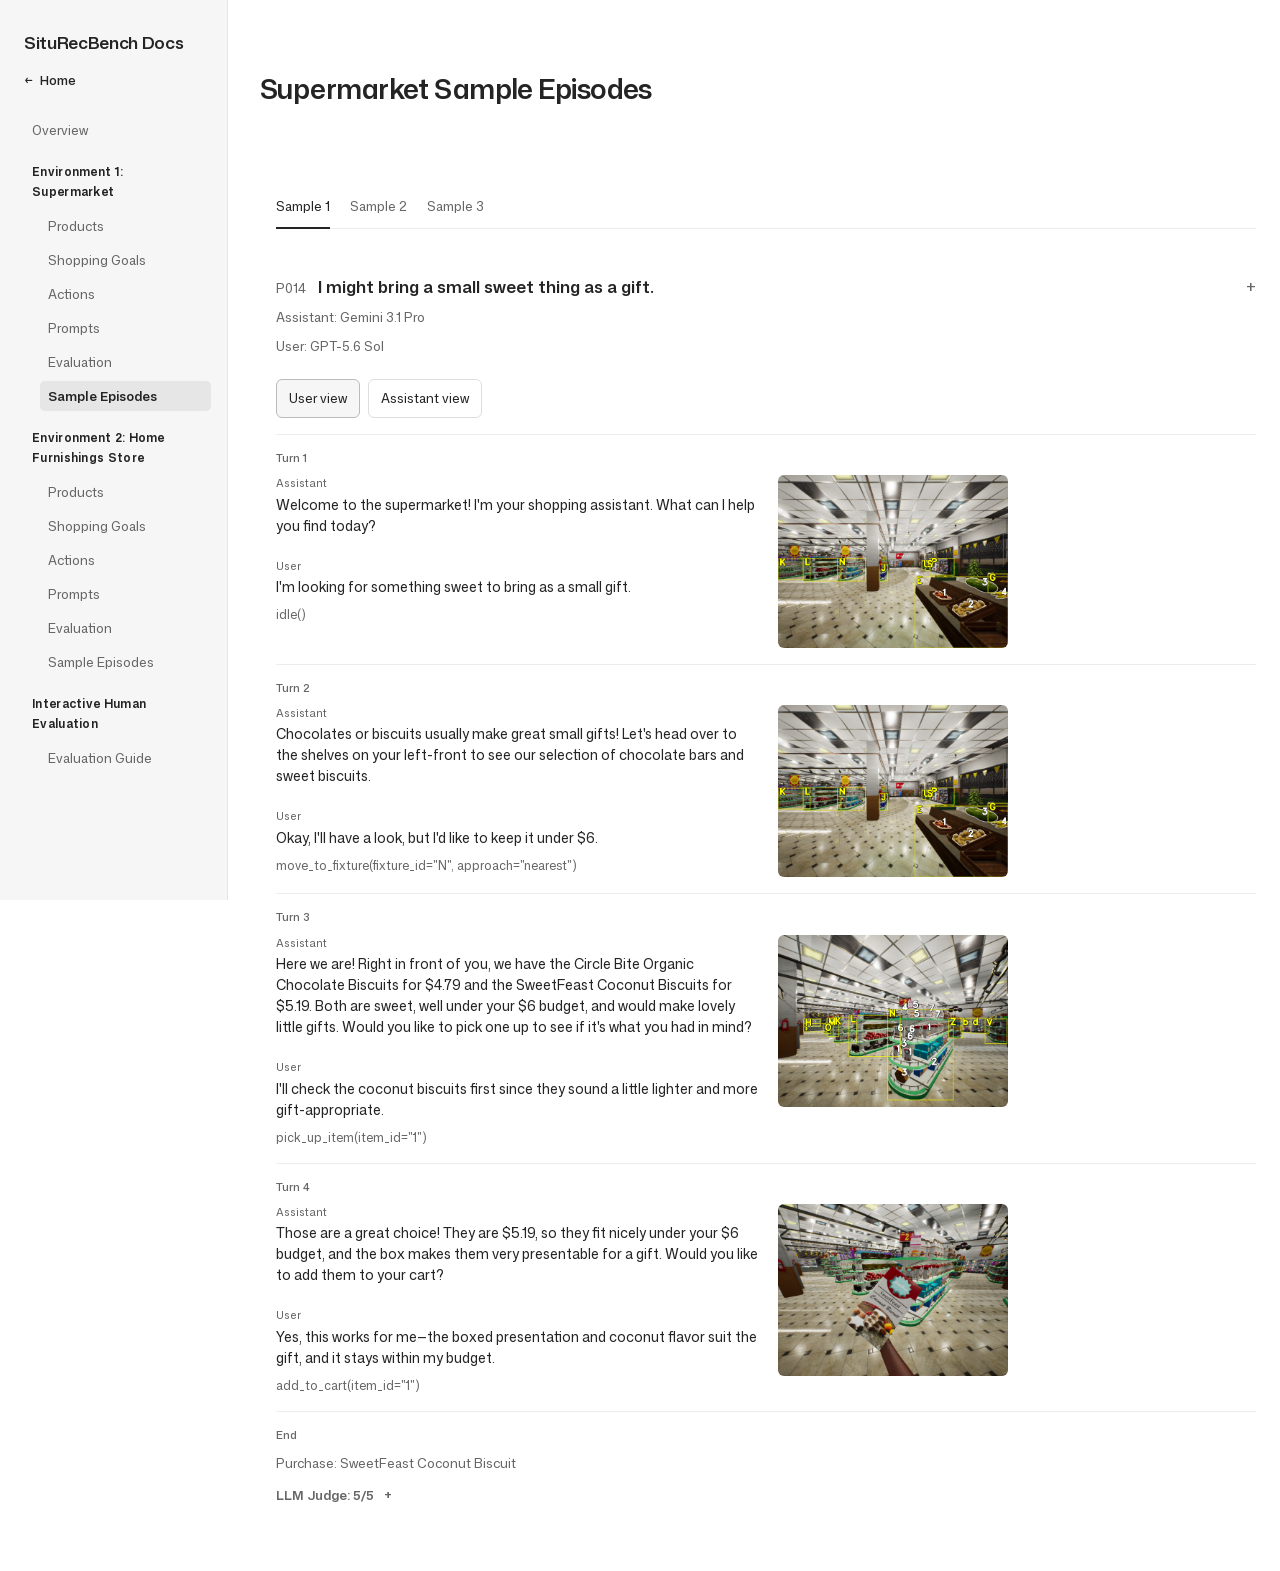
<file: SituRecBench/details_pages/supermarket_sample_episodes.html>
<!doctype html>
<html lang="en">
<head>
<meta charset="utf-8">
<meta name="viewport" content="width=device-width, initial-scale=1">
<title>Supermarket Sample Episodes</title>
<link rel="preload" href="../assets/fonts/mona-sans/MonaSansVF.woff2" as="font" type="font/woff2" crossorigin="anonymous">
<link rel="stylesheet" href="../assets/fonts/mona-sans/fonts.css">

<style data-details-shared>
:root {
  --anchor-offset:24px;
  --content-width:840px;
  --data-width:1040px;
  --bg:#ffffff;
  --panel:#ffffff;
  --paper:#f6f6f6;
  --ink:#242424;
  --muted:#666666;
  --line:#363636;
  --soft-line:#dedede;
  --accent:#555555;
  --hover:#f2f2f2;
  --frame-line:rgba(36,36,36,.10);
  --strong-line:rgba(36,36,36,.20);
  --frame:1px solid var(--frame-line);
  --divider:1px solid rgba(36,36,36,.08);
  --radius:10px;
  --radius-sm:6px;
  --shadow:0 8px 24px rgba(0,0,0,.05);
  --shadow-soft:none;
  --fs-body:15px;
  --fs-sm:14px;
  --docs-nav-size:13px;
  --docs-nav-line:20px;
  --docs-brand-size:17px;
  --docs-nav-row-padding:5px;
  --docs-nav-item-gap:4px;
  --docs-nav-group-gap:12px;
  --docs-top-space:29.3px;
  --docs-brand-line:26px;
  --docs-brand-gap:16px;
  --docs-home-line:19.6px;
  --docs-home-gap:24px;
  --docs-main-top:calc(var(--docs-top-space) + var(--docs-brand-line) + var(--docs-brand-gap));
}
* { box-sizing:border-box; scrollbar-width:none; }
*::-webkit-scrollbar { display:none; }
button, input, select, textarea, pre, code, kbd, samp { font-family:var(--font-family); }
html { scroll-behavior:auto; background:var(--bg); }
body { position:relative; isolation:isolate; margin:0; color:var(--ink); background:var(--bg); font-family:var(--font-family); font-size:var(--fs-body); line-height:1.65; text-rendering:optimizeLegibility; -webkit-font-smoothing:antialiased; }
body.details-document { display:grid; grid-template-columns:204px minmax(0, 1fr) 144px; column-gap:32px; align-items:start; align-content:start; min-height:100dvh; padding:0 24px; }
body.product-document, body.shopping-goals-document { --content-width:var(--data-width); }
button, input, select { font:inherit; }
a:focus-visible, button:focus-visible, input:focus-visible, select:focus-visible, summary:focus-visible { outline:2px solid var(--accent); outline-offset:4px; }
[hidden] { display:none !important; }
main :is(h1,h2,h3)[id], main section[id] { scroll-margin-top:var(--anchor-offset, 108px); }
a { color:inherit; text-decoration:none; }
.skip-link { position:fixed; top:12px; left:24px; z-index:100; padding:10px 14px; border-radius:var(--radius-sm); background:var(--ink); color:var(--panel); transform:translateY(-200%); }
.skip-link:focus { transform:none; }
.docs-sidebar { display:block; grid-column:1; grid-row:1 / span 2; position:sticky; top:0; z-index:30; width:calc(100% + 24px); min-width:0; height:100dvh; min-height:0; margin-left:-24px; padding:var(--docs-top-space) 16px var(--docs-top-space) 24px; overflow-x:hidden; overflow-y:auto; overscroll-behavior:contain; border-right:var(--divider); background:var(--paper); font-family:var(--font-family); font-size:var(--docs-nav-size); line-height:var(--docs-nav-line); }
.docs-sidebar-header { align-self:start; min-width:0; }
.docs-brand { display:inline-block; margin-bottom:var(--docs-brand-gap); color:var(--ink); font-size:var(--docs-brand-size); font-weight:600; line-height:var(--docs-brand-line); letter-spacing:-.02em; white-space:nowrap; }
.docs-brand span { color:inherit; font-weight:inherit; }
.docs-navigation { margin:0; padding:0; border:0; background:transparent; }
.docs-tree { display:grid; gap:var(--docs-nav-group-gap); font-size:var(--docs-nav-size); line-height:var(--docs-nav-line); }
.docs-tree ul { margin:0; padding:0; list-style:none; }
.docs-overview .docs-page-link { font-weight:400; }
.docs-group { margin:0; }
.docs-scene { margin:0; }
.docs-scene + .docs-scene { margin-top:var(--docs-nav-group-gap); }
.docs-scene > .docs-scene-label { display:flex; align-items:center; justify-content:flex-start; gap:0; margin:0; padding:var(--docs-nav-row-padding) 8px; color:var(--ink); font-size:12px; font-weight:650; line-height:inherit; letter-spacing:.025em; }
.docs-scene ul { padding:var(--docs-nav-item-gap) 0 0 16px; }
.docs-tree li + li { margin-top:0; }
.docs-scene li + li { margin-top:var(--docs-nav-item-gap); }
.docs-page-link { display:block; padding:var(--docs-nav-row-padding) 8px; border-radius:5px; color:var(--muted); font-size:inherit; font-weight:400; line-height:inherit; overflow-wrap:anywhere; transition:color 80ms ease, background 80ms ease; }
.docs-page-link:hover { color:var(--ink); background:var(--hover); text-decoration:none; }
.docs-page-link[aria-current="page"] { color:var(--ink); background:#e6e6e6; font-weight:600; }
.docs-home { display:flex; align-items:center; gap:7px; width:fit-content; margin:0 0 var(--docs-home-gap); color:var(--ink); font-size:13px; font-weight:500; line-height:var(--docs-home-line); }
.docs-home:hover { color:var(--ink); }
.docs-sidebar a:focus-visible { outline-offset:-2px; }
@media (min-width:901px) and (max-height:760px) {
  .docs-sidebar { --docs-nav-row-padding:4px; --docs-nav-item-gap:5px; --docs-nav-group-gap:10px; --docs-home-gap:20px; }
}
@media (min-width:901px) and (max-height:680px) {
  .docs-sidebar { --docs-nav-row-padding:2px; --docs-nav-item-gap:2px; --docs-nav-group-gap:9px; --docs-home-gap:16px; }
}
.page-wrap { grid-column:2; grid-row:1; width:100%; min-width:0; max-width:var(--content-width); padding:0; margin:var(--docs-main-top) auto 64px; scroll-margin-top:24px; }
.overview-document .page-wrap { grid-column:2 / -1; grid-row:1; }
.page-wrap :where(div, section, article, header, details, pre) { min-width:0; }
.page-wrap :where(code, h1, h2, h3, summary, .api-group-note) { overflow-wrap:anywhere; }
.page-content, .hero, .stack, .profile-list, .api-compact, .api-card-body, .api-group, .run-command { grid-template-columns:minmax(0, 1fr); }
.product-page-shell { --content-width:var(--data-width); }
.page-content { min-width:0; display:grid; gap:28px; }
.section-nav { grid-column:3; grid-row:1; position:sticky; top:0; display:flex; align-items:center; height:100dvh; min-width:0; max-width:100%; }
.floating-rail { width:100%; min-width:0; max-width:100%; max-height:calc(100dvh - 96px); padding:0; overflow:auto; border:0; background:transparent; box-shadow:none; }
.floating-rail-links { display:grid; gap:8px; }
.floating-rail-heading { margin:0 0 12px; color:var(--muted); font-size:12px; font-weight:600; text-align:right; }
.floating-rail a { min-height:36px; display:flex; align-items:center; justify-content:flex-end; padding:4px 0; color:#767676; font-size:12px; font-weight:400; line-height:1.4; text-align:right; overflow-wrap:anywhere; opacity:1; transition:font-size 80ms ease, color 80ms ease; }
.floating-rail a:hover, .floating-rail a:focus-visible, .floating-rail a.active { color:var(--line); font-size:12.5px; }
.floating-rail a:focus-visible { outline-offset:-2px; }
.page-tools { display:none; align-items:center; justify-content:flex-end; }
.page-wrap > .page-tools { display:none; margin-bottom:16px; }
.page-tools .section-menu > summary { display:inline-flex; align-items:center; gap:0; width:fit-content; margin:0; padding:0; border:0; background:transparent; color:var(--muted); font-size:12px; font-weight:400; line-height:1.65; text-decoration:none; }
.page-tools .section-menu > summary:hover { color:var(--ink); text-decoration:underline; text-underline-offset:3px; }
.page-tools .section-menu { position:relative; display:none; flex:none; margin:0; padding:0; border:0; }
.section-menu > summary { list-style:none; }
.section-menu > summary::-webkit-details-marker { display:none; }
.section-menu-slot { position:absolute; z-index:45; top:calc(100% + 10px); right:0; width:min(320px, calc(100vw - 40px)); padding:10px 14px; border:var(--frame); border-radius:6px; background:var(--bg); box-shadow:0 6px 20px rgba(0,0,0,.06); }
.section-menu-slot .floating-rail { max-height:min(55dvh, 360px); overflow-y:auto; }
.section-menu-slot .floating-rail-links { display:grid; gap:2px; }
.section-menu-slot .floating-rail-heading { margin-bottom:6px; text-align:left; }
.section-menu-slot .floating-rail a { justify-content:flex-start; min-height:32px; padding:6px 0; text-align:left; white-space:normal; opacity:1; color:var(--muted); }
.section-menu-slot .floating-rail a.active { color:var(--ink); }
.hero { display:grid; gap:12px; padding:12px 0 24px; border-bottom:var(--divider); }
.overview-document .hero { gap:8px; padding:0; border-bottom:0; }
.overview-document .page-content { gap:28px; }
.overview-document .section-heading { margin-top:0; }
.overview-document .stack { gap:8px; }
.overview-directory { display:grid; gap:32px; }
body.details-document.overview-document main.page-wrap .overview-directory > section { display:grid; gap:16px; min-width:0; }
.overview-directory h2 { margin:0; }
.overview-links { display:flex; flex-wrap:wrap; gap:16px 12px; margin-left:var(--docs-content-indent); }
.overview-directory .overview-button { display:inline-flex; align-items:center; justify-content:center; justify-self:start; min-height:42px; min-width:136px; max-width:100%; padding:10px 16px; border:0; border-radius:6px; background:var(--paper); color:var(--ink); font-size:13px; font-weight:500; line-height:1.6; text-decoration:none; transition:background 80ms ease; }
.overview-directory .overview-button:hover { background:#ebebeb; }
.overview-directory .overview-button:focus-visible { outline:2px solid var(--accent); outline-offset:3px; }
.overview-human-link .overview-button { margin-left:var(--docs-content-indent); }
.hero p, .muted { margin:0; color:var(--muted); }
.hero > p { max-width:68ch; }
.hero > p:first-child { color:var(--accent); font-size:14px; font-weight:600; }
.section-heading { display:grid; gap:6px; margin-top:8px; }
.section-heading p { margin:0; color:var(--accent); font-size:14px; }
.section-heading h2 { margin:0; }
.hero h1 { margin:0; max-width:26ch; font-size:30px; font-weight:600; line-height:1.2; letter-spacing:-.02em; text-wrap:balance; }
.page-grid { display:grid; grid-template-columns:minmax(0, 1fr); gap:0; margin-top:0; }
.page-button { display:grid; grid-template-columns:136px minmax(0, 1fr); align-items:baseline; gap:20px; margin:0 -8px; padding:10px 8px; border:0; border-radius:4px; background:transparent; box-shadow:none; transition:background 80ms ease; }
.page-button:hover { background:var(--paper); }
.page-button strong { font-size:15px; font-weight:600; }
.page-button:hover strong { text-decoration:underline; text-underline-offset:3px; }
.page-button span { color:var(--muted); font-size:14px; line-height:1.6; }
.panel { min-width:0; padding:8px 0; border:0; border-radius:0; background:transparent; box-shadow:none; }
.stack { min-width:0; display:grid; gap:16px; }
.two-col { display:grid; grid-template-columns:repeat(2, minmax(0, 1fr)); gap:28px; align-items:start; }
h2 { margin:0 0 12px; font-size:24px; font-weight:600; line-height:1.3; letter-spacing:-.015em; }
h3 { margin:18px 0 10px; font-size:16px; font-weight:600; line-height:1.4; }
pre { margin:0; padding:18px; max-width:100%; max-height:520px; overflow:auto; border:0; border-radius:var(--radius-sm); background:var(--paper); white-space:pre-wrap; overflow-wrap:anywhere; font:14px/1.7 var(--font-family); }
details { border:0; border-radius:0; background:transparent; }
summary { padding:14px 0; cursor:pointer; font-weight:600; }
details[open] > pre { max-height:none; overflow:auto; }
.shopping-goals-page { display:grid; gap:0; min-width:0; }
.shopping-goals-header { display:grid; gap:12px; padding:8px 0 40px; }
.shopping-goals-header h1 { margin:0; color:var(--ink); font-size:30px; line-height:1.2; font-weight:600; letter-spacing:-.6px; }
.shopping-goals-header p { margin:0; color:var(--muted); font-size:15px; line-height:1.65; }
.shopping-goals-page .profile-list { display:grid; grid-template-columns:minmax(0, 1fr); gap:48px; }
.profile-group { display:grid; grid-template-columns:repeat(2, minmax(0, 1fr)); grid-template-rows:repeat(2, auto); gap:64px; min-height:calc(100dvh - 48px); padding:40px 0; align-content:space-around; align-items:start; }
.profile-group-single { min-height:0; grid-template-rows:auto; align-items:start; }
.profile-shopping-goals { display:grid; min-width:0; gap:16px; padding:20px; border:0; border-radius:var(--radius); background:var(--paper); box-shadow:none; }
.profile-json > summary, .shopping_goal-json > summary { display:grid; grid-template-columns:minmax(0, 1fr); align-items:start; gap:6px; padding:0; color:var(--ink); font-weight:400; list-style:none; }
.profile-json > summary::-webkit-details-marker, .shopping_goal-json > summary::-webkit-details-marker { display:none; }
.profile-json h3 { display:flex; align-items:baseline; gap:10px; margin:0; font-weight:400; }
.profile-number, .shopping_goal-number { flex-shrink:0; color:var(--muted); font-size:12px; font-weight:400; line-height:1.65; font-variant-numeric:tabular-nums; }
.profile-number { text-transform:uppercase; }
.profile-name { color:var(--ink); font-size:15px; font-weight:600; line-height:1.5; overflow-wrap:anywhere; }
.profile-json pre, .shopping_goal-json pre { margin-top:12px; padding:14px; border:0; background:var(--paper); font-size:14px; }
.shopping-goals-page summary:focus-visible { outline:2px solid var(--accent); outline-offset:3px; }
.json-label { color:var(--ink); font-size:14px; font-weight:600; }
.shopping_goal-row { display:grid; grid-template-columns:repeat(2, minmax(0, 1fr)); gap:16px; align-items:stretch; }
.shopping_goal-card { min-width:0; min-height:136px; padding:20px; background:var(--bg); border:1px solid #efefef; border-radius:var(--radius-sm); }
.shopping_goal-json > summary { gap:8px; }
.shopping_goal-number { grid-column:1; }
.shopping_goal-text { grid-column:1 / -1; color:var(--ink); font-size:14px; font-weight:600; line-height:1.75; overflow-wrap:anywhere; }
.actions-page { display:grid; gap:32px; }
.actions-header, .actions-section-heading { display:grid; gap:12px; }
.actions-section-heading { display:flex; flex-wrap:wrap; align-items:baseline; gap:4px 12px; }
.actions-header { padding:8px 0 0; }
.actions-header h1 { margin:0; font-size:30px; line-height:1.2; font-weight:600; letter-spacing:-.6px; }
.actions-header p, .actions-section-heading p { margin:0; color:var(--muted); font-size:15px; }
.actions-section { display:grid; gap:20px; }
.actions-section-heading h2 { margin:0; font-size:16px; font-weight:600; line-height:1.5; }
.actions-section-heading p { font-size:13px; line-height:1.5; }
.action-list { min-width:0; margin:0; padding:0; list-style:none; }
.action-entry { min-width:0; }
.action-entry + .action-entry { border-top:var(--divider); }
.action-description { min-width:0; margin:0; color:var(--muted); font-size:14px; font-weight:400; line-height:1.6; overflow-wrap:anywhere; }
.action-description code { font-family:inherit; font-size:inherit; }
.action-name { color:var(--ink); font-weight:600; white-space:nowrap; }
.action-entry > .action-description, .action-call > summary { display:block; width:100%; padding:12px var(--docs-content-indent) 16px; font-size:14px; line-height:1.6; list-style:none; }
.action-entry:first-child > .action-description, .action-entry:first-child .action-call > summary { padding-top:0; }
.action-call > summary::-webkit-details-marker { display:none; }
.action-call-body { display:grid; gap:12px; position:relative; min-width:0; padding:16px calc(2 * var(--docs-content-indent)) 12px; background:#fafafa; }
.action-call-body p { margin:0; color:var(--muted); font-size:14px; }
.action-call-body pre { padding:0; background:transparent; font:13px/1.65 var(--font-family); }
.metric-formula { display:flex; align-items:center; min-width:0; max-width:100%; overflow-x:auto; padding:8px 0; color:var(--ink); font-size:16px; }
.metric-formula math { flex:none; margin:0; }
.metric-fold .action-name { white-space:normal; }
.metric-body p { overflow-wrap:anywhere; }
@media (max-width:600px) { .metric-formula { font-size:14px; } }
.reference-page { display:grid; gap:40px; }
.reference-header { display:grid; gap:12px; padding:8px 0 0; }
.reference-header h1 { margin:0; font-size:30px; line-height:1.2; font-weight:600; letter-spacing:-.6px; }
.reference-header p { margin:0; color:var(--muted); font-size:15px; }
.reference-section { display:grid; gap:20px; }
.reference-section h2 { margin:0; font-size:22px; }
.reference-fold { border-bottom:var(--divider); }
.reference-fold > summary { display:grid; grid-template-columns:180px minmax(0, 1fr); gap:24px; padding:20px 0; list-style:none; }
.reference-fold > summary::-webkit-details-marker { display:none; }
.reference-name { color:var(--ink); font-size:15px; font-weight:600; line-height:1.7; }
.reference-description { color:var(--muted); font-size:14px; font-weight:400; line-height:1.7; }
.reference-fold-body { display:grid; gap:16px; padding:0 0 24px; }
.reference-fold-body pre { font-size:13px; }
.reference-table { width:100%; table-layout:fixed; border-collapse:collapse; text-align:left; }
.reference-name-column { width:204px; }
.reference-table th, .reference-table td { padding:18px 0; border-bottom:var(--divider); vertical-align:top; font-size:14px; line-height:1.7; overflow-wrap:anywhere; }
.reference-table th { padding-right:24px; font-size:15px; font-weight:600; }
.reference-table thead th { padding-top:0; padding-bottom:12px; color:var(--muted); font-size:12px; font-weight:500; }
.reference-section > p { margin:0; color:var(--muted); font-size:14px; }
.prompt-roles { --prompt-indent:16px; display:grid; gap:32px; }
.prompt-roles > .prompt-role { display:grid; gap:12px; min-width:0; padding:0; border:0; }
.prompt-roles > .reference-fold > .reference-fold-body { padding:0; background:transparent; }
.prompt-message-list { display:grid; gap:0; }
.prompt-message + .prompt-message { border-top:var(--divider); }
.prompt-message, .prompt-text { min-width:0; }
.prompt-message-body, .prompt-system-parts { display:grid; gap:12px; min-width:0; }
.prompt-message-body { position:relative; padding:10px calc(2 * var(--prompt-indent)); background:#fafafa; }
.prompt-message-body > span[id], .prompt-long-body > span[id] { position:absolute; top:0; left:0; }
.prompt-message pre { margin:0; }
.prompt-message > summary span, .prompt-long-content > summary span { color:var(--muted); font-weight:400; }
.prompt-message > summary, .prompt-long-content > summary { padding:6px 0; color:var(--ink); font-size:13px; cursor:pointer; list-style:none; }
.prompt-message > summary { padding:10px var(--prompt-indent); }
.prompt-role-heading { margin:0; padding:0; color:var(--ink); font-size:16px; font-weight:600; line-height:1.5; }
.prompt-long-body { position:relative; min-width:0; padding:8px var(--prompt-indent); background:#f4f4f4; }
.prompt-message pre { background:transparent; border:0; border-radius:0; }
.prompt-long-body > pre { padding:0; }
.prompt-text[data-content-format="json"], .prompt-text[data-content-format="text"] { min-width:0; }
.prompt-text[data-content-format="json"] > pre, .prompt-text[data-content-format="text"] > pre { padding:0; background:transparent; border:0; border-radius:0; }
.prompt-text[data-content-format="json"] > .prompt-fragment > pre, .prompt-text[data-content-format="text"] > .prompt-fragment > pre { padding:0; background:transparent; border:0; border-radius:0; }
.prompt-text > details[data-template-token] > summary { color:var(--ink); font-weight:400; text-decoration:none; }
.prompt-text > details[data-template-token] > summary > code { padding:2px 5px; border-radius:3px; background:#ededed; font:12px/1.7 ui-monospace, SFMono-Regular, Consolas, "Liberation Mono", monospace; overflow-wrap:anywhere; box-decoration-break:clone; -webkit-box-decoration-break:clone; }
.prompt-image-sample { display:block; width:auto; max-width:100%; height:auto; margin:0 0 12px; }
.prompt-markdown { min-width:0; font-size:14px; line-height:1.7; overflow-wrap:anywhere; }
.prompt-markdown p { margin:0 0 12px; }
body.details-document main.page-wrap .prompt-markdown :is(h1,h2,h3,h4,h5,h6) { margin:18px 0 8px; font-size:16px; font-weight:600; line-height:1.5; letter-spacing:normal; }
.prompt-markdown :is(ul,ol) { margin:0 0 12px; padding-left:22px; }
.prompt-markdown li { margin:4px 0; }
.prompt-markdown li > p { margin:0; }
body.details-document main.page-wrap .prompt-markdown > :first-child { margin-top:0; }
body.details-document main.page-wrap .prompt-markdown > :last-child { margin-bottom:0; }
.prompt-markdown code { font-family:var(--font-family); font-size:inherit; overflow-wrap:anywhere; }
@media (max-width:700px) {
  .prompt-roles { --prompt-indent:12px; }
  .reference-header h1 { font-size:28px; }
  .reference-fold > summary { grid-template-columns:minmax(0, 1fr); gap:6px; padding:16px 0; }
  .reference-name-column { width:34%; }
  .reference-table th { padding-right:16px; font-size:14px; }
}
@media (max-width:700px) {
  .actions-header h1 { font-size:28px; }
}
@media (min-width:901px) and (max-height:760px) {
  .profile-group { padding:24px 0; row-gap:24px; }
  .shopping_goal-card { min-height:116px; padding:16px 20px; }
}
@media (max-width:700px) {
  .shopping-goals-header h1 { font-size:28px; }
  .profile-group { grid-template-columns:minmax(0, 1fr); }
  .profile-shopping-goals { padding:16px; }
  .shopping_goal-card { min-height:124px; padding:16px; }
}
@media (max-width:900px) {
  .profile-group { min-height:0; grid-template-rows:none; gap:48px 32px; padding:16px 0; align-items:start; }
}
.api-lead { display:grid; gap:10px; }
.class-signature, .method-signature, .attribute-signature { margin:0; padding:14px 16px; border:0; border-radius:var(--radius-sm); background:var(--paper); color:var(--ink); font:14px/1.65 var(--font-family); overflow:auto; }
.api-list { display:grid; gap:9px; margin:0; padding:0; list-style:none; }
.api-list li { display:grid; gap:4px; padding:10px 0; border-bottom:var(--divider); }
.api-list li:last-child { border-bottom:0; }
.api-list code, .api-card code { font-family:var(--font-family); font-size:.95em; }
.api-card { display:block; border:0; border-bottom:var(--divider); border-radius:0; background:transparent; box-shadow:none; overflow:visible; }
.api-card > summary { display:grid; gap:8px 16px; padding:20px 0; list-style:none; cursor:pointer; background:transparent; }
.api-card > summary::-webkit-details-marker { display:none; }
.api-card[open] > summary { border-bottom:0; background:transparent; }
.api-summary-head { min-width:0; grid-column:1; color:var(--ink); font-size:16px; font-weight:600; overflow-wrap:anywhere; }
.api-summary-desc { min-width:0; grid-column:1; color:var(--muted); font-size:15px; font-weight:400; line-height:1.6; overflow-wrap:anywhere; }
.api-card:not([open]) .api-summary-desc { display:-webkit-box; -webkit-box-orient:vertical; -webkit-line-clamp:2; line-clamp:2; overflow:hidden; }
.api-card[open] > summary .api-summary-desc { display:none; }
.api-card-body { display:grid; gap:14px; padding:0 0 24px; }
.api-card p { margin:0; }
.api-subhead { margin:4px 0 -4px; color:var(--muted); font-size:13px; font-weight:600; }
.api-card ul { margin:0; padding-left:18px; }
.api-card li { margin:4px 0; }
.api-grid { display:grid; grid-template-columns:repeat(2, minmax(0, 1fr)); gap:16px 32px; align-items:start; }
.api-compact { display:grid; gap:10px; }
.api-group { display:grid; gap:16px; padding-top:16px; border-top:var(--divider); }
.api-group h3 { margin:0; font-size:16px; }
.api-group-note { margin:0; color:var(--muted); font-weight:400; line-height:1.65; }
.human-page { display:grid; gap:28px; font-size:13px; }
.human-page .hero { justify-items:start; text-align:left; }
.human-page .hero h1 { max-width:none; font-size:32px; }
.human-page .human-developer-credit { color:var(--muted); font-size:16px; line-height:1.6; }
.human-developer-credit a { color:#209cee; font-weight:600; white-space:nowrap; }
.human-developer-credit a:hover { color:#1676b7; text-decoration:underline; }
.human-page h2 { margin-bottom:0; font-size:18px; }
.human-page h3 { margin:0; font-size:15px; }
.human-page .stack { gap:12px; }
.human-interface-figure { margin:0; }
.human-interface-placeholder { display:flex; flex-direction:column; align-items:center; justify-content:center; gap:6px; aspect-ratio:16 / 9; padding:20px; border:var(--frame); background:var(--paper); color:var(--muted); text-align:center; }
.human-interface-placeholder span { color:var(--muted); font-size:12px; }
.human-feature-grid { display:grid; grid-template-columns:repeat(3, minmax(0, 1fr)); gap:24px; }
.human-feature { display:grid; align-content:start; gap:8px; padding-top:12px; border-top:var(--divider); }
@media (max-width:600px) {
  .human-feature-grid { grid-template-columns:minmax(0, 1fr); gap:16px; }
}
.api-snapshot > summary { font-size:16px; }
.eval-flow { display:grid; grid-template-columns:repeat(3, minmax(0, 1fr)); gap:28px; }
.eval-flow-item { display:grid; align-content:start; gap:10px; padding:16px 0; border:0; border-top:var(--divider); border-radius:0; background:transparent; box-shadow:none; }
.eval-flow-item b { color:var(--ink); font-size:16px; }
.eval-flow-item span { color:var(--muted); font-weight:400; line-height:1.6; }
.run-plan-stats { display:grid; grid-template-columns:repeat(4, minmax(0, 1fr)); gap:24px; }
.run-plan-stat { display:grid; align-content:start; gap:8px; padding:12px 0; border:0; border-radius:0; background:transparent; box-shadow:none; }
.run-plan-stat b { font-size:24px; font-weight:600; line-height:1.15; }
.run-plan-stat span { color:var(--muted); font-size:14px; font-weight:400; line-height:1.5; }
.run-plan-layout { display:grid; grid-template-columns:minmax(0, 1fr); gap:24px; }
.run-plan-table-wrap { width:100%; min-width:0; max-width:100%; overflow:auto; border:0; border-radius:0; background:var(--panel); box-shadow:none; }
.run-plan-table { min-width:960px; width:100%; border-collapse:collapse; }
.run-plan-table th, .run-plan-table td { padding:14px 12px; border-bottom:var(--divider); vertical-align:top; text-align:left; font-size:14px; line-height:1.6; overflow-wrap:anywhere; }
.run-plan-table th { color:var(--muted); font-size:13px; background:var(--paper); white-space:nowrap; }
.run-plan-table tr:last-child td { border-bottom:0; }
.run-plan-table code, .run-command code { font-family:var(--font-family); font-size:.92em; }
.run-command { display:grid; gap:12px; padding:18px 0; border:0; border-top:var(--divider); border-radius:0; background:transparent; box-shadow:none; }
.run-command strong { font-size:16px; }
.run-command p { margin:0; color:var(--muted); font-weight:400; line-height:1.6; }
.metric-map { width:100%; table-layout:fixed; border-collapse:collapse; border:0; border-radius:0; background:var(--panel); box-shadow:none; }
.metric-map th, .metric-map td { padding:14px 12px; border-bottom:var(--divider); vertical-align:top; text-align:left; font-size:14px; line-height:1.6; overflow-wrap:anywhere; }
.metric-map th { color:var(--muted); font-size:13px; background:var(--paper); }
.metric-map tr:last-child td { border-bottom:0; }
.metric-map code { font-family:var(--font-family); font-size:.92em; }
.metric-list { display:grid; gap:4px; margin:0; padding:0; list-style:none; }
.metric-list li { overflow-wrap:anywhere; }
@media (max-width: 1399px) {
  body.details-document { grid-template-columns:204px minmax(0, 1fr); column-gap:32px; }
  .page-wrap { grid-row:1; }
  .section-nav { display:none; }
  .page-tools, .page-wrap > .page-tools { display:flex; }
  .page-tools .section-menu { display:block; }
}
@media (max-width: 1100px) {
  .two-col, .api-grid, .eval-flow, .run-plan-stats { grid-template-columns:1fr; }
}
@media (max-width: 900px) {
  body.details-document { grid-template-columns:minmax(0, 1fr); column-gap:0; padding:0 20px; }
  .docs-sidebar { display:block; grid-column:1; grid-row:1; position:static; width:100%; height:auto; min-height:0; max-height:none; margin:var(--docs-top-space) 0 0; padding:0 0 16px; overflow:visible; overscroll-behavior:auto; border-right:0; border-bottom:var(--divider); background:var(--bg); }
  .docs-brand { margin-bottom:0; font-size:var(--docs-brand-size); }
  .docs-navigation { margin-top:16px; padding:0; }
  .docs-tree { grid-template-columns:minmax(0, 1fr); padding-top:16px; }
  .docs-home { margin:12px 0 0; }
  .page-wrap { grid-column:1; grid-row:2; margin-top:40px; }
  .overview-document .page-wrap { grid-column:1; grid-row:2; }
  .hero h1 { font-size:28px; }
  .shopping_goal-row { grid-template-columns:1fr; }
  .panel { padding:6px 0; }
}
@media (max-width: 640px) {
  .page-button { grid-template-columns:112px minmax(0, 1fr); gap:16px; }
}
@media (max-width: 560px) {
  h2 { font-size:22px; }
}
@media (max-width: 480px) {
  .docs-tree { grid-template-columns:1fr; }
  .page-button { grid-template-columns:minmax(0, 1fr); gap:4px; }
}
@media (prefers-reduced-motion: reduce) {
  .floating-rail a, .docs-page-link, .page-button { transition:none; }
}
details > summary { list-style:none; }
details > summary::marker { content:""; }
details > summary::-webkit-details-marker { display:none; }

/* Shared Details typography and spacing. Keep this after page-specific styles. */
body.details-document {
  --fs-body:14px;
  --docs-title-size:28px;
  --docs-section-size:18px;
  --docs-section-gap:28px;
  --docs-title-gap:72px;
  --docs-content-indent:16px;
  --docs-table-row-height:97px;
}
body.details-document main.page-wrap { position:relative; width:100%; max-width:none; margin-left:0; margin-right:0; }
body.details-document.overview-document main.page-wrap { grid-column:2; }
body.details-document main.page-wrap h2 { margin:0; }
body.details-document main.page-wrap .profile-list { gap:24px; }
body.details-document main.page-wrap .profile-group { min-height:0; padding:0; gap:24px 20px; grid-template-rows:none; align-content:start; }
body.details-document main.page-wrap .catalog-tools { margin:0; padding:0; gap:0; }
body.details-document main.page-wrap .prompt-roles { gap:28px; }
body.details-document main.page-wrap .prompt-roles > .prompt-role { gap:16px; }
body.details-document main.page-wrap .reference-fold > summary { padding:12px 0; }
body.details-document main.page-wrap :is(.prompt-message > summary, .prompt-long-content > summary, .location-index-panel > summary) { font-size:14px; line-height:1.6; }
body.details-document main.page-wrap .prompt-message > summary { padding-top:12px; padding-bottom:12px; }
@media (max-width:900px) {
  body.details-document.overview-document main.page-wrap { grid-column:1; }
}

body.details-document main.page-wrap :is(.page-content, .reference-page, .actions-page, .human-page, .shopping-goals-page) { row-gap:var(--docs-section-gap); }
body.details-document main.page-wrap.page-content { row-gap:var(--docs-section-gap); }
body.details-document main.page-wrap .docs-page-heading {
  display:grid; gap:12px; padding:0; border:0;
  margin:0 0 calc(var(--docs-title-gap) - var(--docs-section-gap));
}
body.details-document.overview-document main.page-wrap .docs-page-heading {
  margin-bottom:calc(var(--docs-title-gap) - var(--docs-section-gap) + 8px);
}
body.details-document main.page-wrap .docs-page-heading ~ :not(script) {
  margin-left:var(--docs-content-indent);
  width:calc(100% - var(--docs-content-indent));
}
/* Shared hierarchy: indent children once per semantic level, not per layout wrapper. */
body.details-document main.page-wrap :is(.reference-section, .stack, .api-group, .overview-human, .human-feature, .catalog-section, .catalog-subgroup, #reference-snapshots) > :is(h2,h3,h4,h5,h6) ~ :not(h2,h3,h4,h5,h6,script,span[id]),
body.details-document main.page-wrap .reference-fold-body > h3 ~ :is(details, pre, .api-compact),
body.details-document main.page-wrap .page-content details:not(.prompt-message):not(.prompt-long-content):not(.action-call) > :not(summary,script,style),
body.details-document main.page-wrap .api-summary-desc,
body.details-document main.page-wrap .api-lead > .class-signature + p,
body.details-document main.page-wrap .api-card-body > .method-signature + p,
body.details-document main.page-wrap .api-card-body > .api-subhead + ul,
body.details-document main.page-wrap .run-command > strong ~ p,
body.details-document main.page-wrap .catalog-map-key > .catalog-map-title ~ p {
  min-width:0;
  margin-left:var(--docs-content-indent);
  width:calc(100% - var(--docs-content-indent));
}
/* Prompt message and inline sample containers already express these same levels. */
.prompt-roles { --prompt-indent:var(--docs-content-indent); }
body.details-document main.page-wrap :is(.api-card-body, .api-lead) { overflow-wrap:anywhere; }
/* Preserve the map links' existing 8px click padding around the indented text. */
body.details-document main.page-wrap .catalog-map-key > .catalog-map-title ~ a {
  margin-left:calc(var(--docs-content-indent) - 8px);
  width:calc(100% - var(--docs-content-indent) + 16px);
}
@media (max-width:700px) {
  body.details-document main.page-wrap .reference-fold > summary > .reference-description {
    margin-left:var(--docs-content-indent);
    width:calc(100% - var(--docs-content-indent));
  }
}
/* End shared hierarchy. */
body.details-document main.page-wrap h1 {
  margin:0; padding:0; max-width:none; color:var(--ink);
  font-size:var(--docs-title-size); font-weight:600; line-height:1.25;
  letter-spacing:-.02em; text-align:left; text-wrap:wrap;
}
body.details-document main.page-wrap h2 {
  font-size:var(--docs-section-size); font-weight:600; line-height:1.4; letter-spacing:-.015em;
}
body.details-document main.page-wrap h3 { font-size:15px; line-height:1.5; }
body.details-document main.page-wrap :is(.human-page, .human-developer-credit, .api-group-note, .shopping_goal-text, .reference-description, .catalog-location) { font-size:14px; line-height:1.65; }
body.details-document main.page-wrap .reference-name { font-size:15px; line-height:1.5; }
body.details-document main.page-wrap :is(.reference-section, .actions-section, .stack) { gap:16px; }
body.details-document main.page-wrap .catalog-section { margin-top:0; }
body.details-document main.page-wrap .catalog-section > h2 { margin-bottom:16px; padding-bottom:0; border-bottom:0; }
body.details-document main.page-wrap .profile-group:first-child { padding-top:0; }
body.details-document main.page-wrap .catalog-map { display:grid; grid-template-columns:minmax(320px,max-content) minmax(0,1fr); align-items:start; gap:48px; padding:0; }
body.details-document main.page-wrap .catalog-map-key a { text-decoration:none; text-underline-offset:3px; border-radius:0; background:transparent; }
body.details-document main.page-wrap .catalog-map-key a:is(:hover,:focus-visible) { text-decoration:underline; background:transparent; }
body.details-document main.page-wrap .catalog-map-key a code { color:inherit; }
body.details-document main.page-wrap .catalog-map-image { width:auto; max-width:100%; justify-self:start; object-position:left top; }
body.details-document main.page-wrap .catalog-map-image-supermarket { height:220px; }
body.details-document main.page-wrap .catalog-card .catalog-name { font-size:15px; line-height:1.5; }
body.details-document main.page-wrap :is(.catalog-badge, .catalog-price, .catalog-map-title, .catalog-map-note, .profile-number, .shopping_goal-number) { font-size:13px; }
body.details-document main.page-wrap table { font-size:14px; line-height:1.6; }
body.details-document main.page-wrap table tbody tr { height:var(--docs-table-row-height); }
body.details-document main.page-wrap table :is(th, td) { padding:12px 16px; font-size:14px; line-height:1.6; vertical-align:top; }
body.details-document main.page-wrap table tr > :first-child { padding-left:0; }
body.details-document main.page-wrap table tr > :last-child { padding-right:0; }
body.details-document main.page-wrap table thead th { padding-top:0; padding-bottom:12px; font-size:13px; font-weight:500; color:var(--muted); }
body.details-document main.page-wrap table h3 { font-size:14px; line-height:1.6; }
body.details-document main.page-wrap :is(.reference-fold-body pre, .action-call-body pre, .catalog-data pre, .profile-json pre, .shopping_goal-json pre) { font-size:13px; line-height:1.65; }
body.details-document main.page-wrap > .page-tools,
body.details-document main.page-wrap .docs-page-heading > .page-tools { position:absolute; top:6px; right:0; margin:0; z-index:10; }
@media (max-width:1399px) {
  body.details-document:not(.overview-document) main.page-wrap h1 { padding-right:76px; }
}
@media (max-width:900px) {
  body.details-document { --docs-top-space:24.7px; --docs-title-size:26px; --docs-title-gap:64px; --docs-section-gap:24px; --docs-table-row-height:141px; }
}
@media (max-width:700px) {
  body.details-document main.page-wrap .catalog-map { grid-template-columns:minmax(0,1fr); gap:16px; }
}
@media (max-width:600px) {
  body.details-document main.page-wrap .catalog-map-image-supermarket { height:190px; }
  body.details-document main.page-wrap table :is(th, td) { padding-left:10px; padding-right:10px; }
  body.details-document main.page-wrap table tr > :first-child { padding-left:0; }
  body.details-document main.page-wrap table tr > :last-child { padding-right:0; }
}
/* Shared vertical rhythm: section 24, child 12, supporting text 8. */
body.details-document {
  --docs-section-gap:24px;
  --docs-child-gap:12px;
  --docs-detail-gap:8px;
  --docs-row-space:12px;
}
body.details-document main.page-wrap .page-content :is(h2,h3,h4,h5,h6):not(.prompt-markdown *) { margin-top:0; margin-bottom:0; }
body.details-document main.page-wrap .page-content :is(.reference-section, .actions-section, .stack, .api-group, .api-lead, .api-card-body, .reference-fold-body, .action-call-body, .profile-shopping-goals, .prompt-role, .prompt-message-body, .prompt-system-parts, .run-command, .human-feature, .overview-human) { row-gap:var(--docs-child-gap); }
body.details-document main.page-wrap .page-content :is(.stack, .reference-fold-body, .human-feature) > p { margin-top:0; margin-bottom:0; }
body.details-document main.page-wrap .page-content :is(.api-compact, .run-plan-layout, .api-list) { row-gap:0; }
body.details-document main.page-wrap .page-content .api-list > li { padding-top:var(--docs-row-space); padding-bottom:var(--docs-row-space); row-gap:var(--docs-detail-gap); }
body.details-document main.page-wrap .page-content .api-group { padding-top:var(--docs-row-space); }
body.details-document main.page-wrap .page-content :is(.two-col, .api-grid, .eval-flow, .human-feature-grid) { row-gap:var(--docs-section-gap); }
body.details-document main.page-wrap .page-content :is(.reference-fold-body, .api-card-body) { padding-top:0; padding-bottom:var(--docs-row-space); }
body.details-document main.page-wrap .prompt-roles > .prompt-role > .reference-fold-body { padding:0; }
body.details-document main.page-wrap .page-content :is(.reference-fold, .api-card, .api-snapshot, .prompt-message) > summary { padding-top:var(--docs-row-space); padding-bottom:var(--docs-row-space); }
body.details-document main.page-wrap .page-content .reference-section > div > .reference-fold:first-child > summary,
body.details-document main.page-wrap .page-content .api-compact > .api-card:first-child > summary,
body.details-document main.page-wrap .page-content .reference-fold-body > h3 + .api-card > summary,
body.details-document main.page-wrap .page-content .prompt-message-list > .prompt-message:first-child > summary { padding-top:0; }
body.details-document main.page-wrap .page-content :is(.api-card, .reference-fold) > summary { row-gap:var(--docs-detail-gap); }
body.details-document main.page-wrap .page-content .api-subhead { margin-top:0; margin-bottom:0; }
body.details-document main.page-wrap .page-content .actions-section { row-gap:20px; }
body.details-document main.page-wrap .page-content :is(.prompt-message-body, .run-command) { padding-top:var(--docs-row-space); padding-bottom:var(--docs-row-space); }
body.details-document main.page-wrap .page-content :is(.profile-shopping-goals, .shopping_goal-card) { padding:24px; }
@media (max-width:700px) {
  body.details-document main.page-wrap .page-content :is(.profile-shopping-goals, .shopping_goal-card) { padding:20px; }
}
body.details-document main.page-wrap .page-content .prompt-long-body { padding-top:var(--docs-row-space); padding-bottom:var(--docs-row-space); }
body.details-document main.page-wrap .page-content .prompt-long-content > summary { padding-top:var(--docs-detail-gap); padding-bottom:var(--docs-detail-gap); }
body.details-document main.page-wrap .page-content .prompt-roles { row-gap:var(--docs-section-gap); }
body.details-document main.page-wrap .page-content .shopping_goal-row {
  grid-template-columns:repeat(2,minmax(0,1fr));
  gap:var(--docs-section-gap);
}
body.details-document main.page-wrap .page-content .profile-shopping-goals { width:100%; max-width:1172px; }
body.details-document main.page-wrap .page-content .shopping_goal-json > summary { row-gap:var(--docs-detail-gap); }
body.details-document main.page-wrap .page-content :is(.profile-json, .shopping_goal-json) > pre { margin-top:var(--docs-child-gap); }
body.details-document main.page-wrap .page-content .catalog-section > h2 { margin-bottom:var(--docs-child-gap); }
body.details-document main.page-wrap .page-content .catalog-subgroup { margin-bottom:0; }
body.details-document main.page-wrap .page-content .catalog-info { padding-top:var(--docs-child-gap); row-gap:var(--docs-detail-gap); }
body.details-document main.page-wrap .page-content .catalog-map-note { margin-top:0; padding:6px 0; color:var(--ink); font-size:14px; line-height:1.5; }
body.details-document main.page-wrap .page-content .run-plan-stat { padding-top:0; padding-bottom:0; row-gap:var(--docs-detail-gap); }
body.details-document main.page-wrap .page-content .prompt-markdown :is(h1,h2,h3,h4,h5,h6) { margin-top:16px; margin-bottom:12px; }
body.details-document main.page-wrap .page-content .prompt-markdown > :first-child { margin-top:0; }
body.details-document main.page-wrap .page-content .prompt-markdown > :last-child { margin-bottom:0; }
body.details-document main.page-wrap .page-content .prompt-markdown > :is(h1,h2,h3,h4,h5,h6):last-child { margin-bottom:12px; }
body.details-document main.page-wrap .page-content .prompt-roles > .prompt-role { row-gap:20px; }
body.details-document main.page-wrap .page-content .prompt-message > summary { padding-bottom:16px; }
body.details-document main.page-wrap .page-content :is(.prompt-message-body, .prompt-long-body) { padding-top:16px; }
body.details-document main.page-wrap .page-content .prompt-long-content > summary { padding-bottom:12px; }
body.details-document main.page-wrap .shopping_goal-meta {
  display:flex; flex-direction:column; align-items:flex-start; gap:5px; min-width:0;
  grid-column:1 / -1; margin-left:0; width:100%;
  color:var(--muted); font-size:13px; font-weight:400; line-height:1.4;
}
body.details-document main.page-wrap .profile-group {
  grid-template-columns:minmax(0,1fr); grid-template-rows:auto; min-height:0; align-content:start;
}
@media (max-width:700px) {
  body.details-document main.page-wrap .page-content .shopping_goal-row { grid-template-columns:minmax(0,1fr); }
}
body.details-document main.page-wrap .disclosure-preview { position:relative; min-width:0; }
body.details-document main.page-wrap .profile-heading,
body.details-document main.page-wrap .shopping_goal-heading { margin:0; padding-right:88px; }
body.details-document main.page-wrap .profile-heading { display:flex; align-items:baseline; gap:10px; font-weight:400; }
body.details-document main.page-wrap .shopping_goal-heading { display:flex; align-items:baseline; gap:8px; }
body.details-document main.page-wrap .shopping_goal-heading { min-height:var(--goal-heading-height,0px); }
body.details-document main.page-wrap .profile-heading { min-height:var(--goal-profile-height,0px); }
body.details-document main.page-wrap .shopping_goal-field { display:block; width:100%; min-width:0; }
body.details-document main.page-wrap .shopping_goal-heading > .shopping_goal-text { min-width:0; }
body.details-document main.page-wrap .disclosure-preview > .shopping_goal-meta { margin-top:var(--docs-detail-gap); }
body.details-document main.page-wrap .disclosure-toggle {
  position:absolute; top:0; right:0; display:block;
  width:fit-content; padding:0; color:#707070; font-size:12px; font-weight:400; line-height:23px;
  text-decoration:none; text-underline-offset:3px;
}
body.details-document main.page-wrap .disclosure-toggle:is(:hover,:focus-visible) { color:var(--ink); text-decoration:underline; }
body.details-document main.page-wrap .disclosure-hint {
  display:inline-block; margin-left:10px; color:#707070;
  appearance:none; border:0; padding:0; background:transparent; cursor:pointer;
  font-family:inherit; font-size:12px; font-weight:400; line-height:1.6;
  text-decoration:none; text-underline-offset:3px; white-space:nowrap;
}
body.details-document main.page-wrap .disclosure-hint:is(:hover,:focus-visible) { color:var(--ink); text-decoration:underline; }
body.details-document main.page-wrap .page-content summary:not(.disclosure-toggle) { cursor:default; text-decoration:none; }
body.details-document main.page-wrap :is(.reference-fold, .api-card) > summary { position:relative; padding-right:50px; }
body.details-document main.page-wrap :is(.reference-fold, .api-card) > summary > .disclosure-hint { position:absolute; top:var(--docs-row-space); right:0; margin:0; }
body.details-document main.page-wrap .reference-section > div > .reference-fold:first-child > summary > .disclosure-hint,
body.details-document main.page-wrap .api-compact > .api-card:first-child > summary > .disclosure-hint,
body.details-document main.page-wrap .reference-fold-body > h3 + .api-card > summary > .disclosure-hint { top:0; }
details > summary .disclosure-open { display:none; }
details[open] > summary .disclosure-open { display:inline; }
details[open] > summary .disclosure-closed { display:none; }
body.details-document main.page-wrap .shopping_goal-attribute {
  display:inline-block; max-width:100%; padding:2px 6px;
  border-radius:4px; background:var(--paper); overflow-wrap:anywhere;
}
/* End shared vertical rhythm. */
</style>
</head>
<body class="details-document">

<a class="skip-link" href="#main-content">Skip to content</a>
<aside class="docs-sidebar" aria-label="Documentation navigation">
  <div class="docs-sidebar-header">
  <a class="docs-brand" href="../index.html">SituRecBench <span>Docs</span></a>
  <a class="docs-home" href="../index.html"><span aria-hidden="true">←</span> Home</a>
  </div>
  <div class="docs-navigation">
    <nav class="docs-tree" aria-label="Documentation pages">
      <ul class="docs-overview"><li><a class="docs-page-link" href="../details.html">Overview</a></li></ul>
      <div class="docs-group">
        <section class="docs-scene" data-docs-scene="supermarket"><h2 class="docs-scene-label">Environment 1: Supermarket</h2><ul><li><a class="docs-page-link" href="supermarket_products.html">Products</a></li><li><a class="docs-page-link" href="supermarket_shopping_goals.html">Shopping Goals</a></li><li><a class="docs-page-link" href="supermarket_actions.html">Actions</a></li><li><a class="docs-page-link" href="supermarket_prompt.html">Prompts</a></li><li><a class="docs-page-link" href="supermarket_evaluation.html">Evaluation</a></li><li><a class="docs-page-link" href="supermarket_sample_episodes.html" aria-current="page">Sample Episodes</a></li></ul></section><section class="docs-scene" data-docs-scene="furniture"><h2 class="docs-scene-label">Environment 2: Home Furnishings Store</h2><ul><li><a class="docs-page-link" href="furniture_products.html">Products</a></li><li><a class="docs-page-link" href="furniture_shopping_goals.html">Shopping Goals</a></li><li><a class="docs-page-link" href="furniture_actions.html">Actions</a></li><li><a class="docs-page-link" href="furniture_prompt.html">Prompts</a></li><li><a class="docs-page-link" href="furniture_evaluation.html">Evaluation</a></li><li><a class="docs-page-link" href="furniture_sample_episodes.html">Sample Episodes</a></li></ul></section>
      </div>
      <section class="docs-scene docs-human">
        <h2 class="docs-scene-label">Interactive Human Evaluation</h2><ul><li><a class="docs-page-link" href="human_interaction.html">Evaluation Guide</a></li></ul>
      </section>
    </nav>
  </div>
</aside>


<main class="page-wrap" id="main-content" tabindex="-1">
  
  <div class="page-content"><div class="reference-page sample-episodes" data-preserve-text><header class="reference-header docs-page-heading"><h1>Supermarket Sample Episodes</h1></header><nav class="sample-tabs" role="tablist" aria-label="Episode"><button type="button" id="sample-tab-sm_p14_i02_u56sol_gemini31pro" role="tab" data-sample-tab="sample-sm_p14_i02_u56sol_gemini31pro" aria-controls="sample-sm_p14_i02_u56sol_gemini31pro" aria-selected="true" tabindex="0" title="I might bring a small sweet thing as a gift.">Sample 1</button><button type="button" id="sample-tab-sm_p03_i01_u56sol_gpt4o" role="tab" data-sample-tab="sample-sm_p03_i01_u56sol_gpt4o" aria-controls="sample-sm_p03_i01_u56sol_gpt4o" aria-selected="false" tabindex="-1" title="I want something fresh to snack on.">Sample 2</button><button type="button" id="sample-tab-sm_p18_i04_u56sol_gpt56sol" role="tab" data-sample-tab="sample-sm_p18_i04_u56sol_gpt56sol" aria-controls="sample-sm_p18_i04_u56sol_gpt56sol" aria-selected="false" tabindex="-1" title="I might grab one alcoholic option too.">Sample 3</button></nav><section class="sample-episode" data-sample-episode id="sample-sm_p14_i02_u56sol_gemini31pro" role="tabpanel" aria-labelledby="sample-tab-sm_p14_i02_u56sol_gemini31pro">
<details class="sample-task">
<summary class="sample-task-summary" data-native-disclosure><span class="sample-profile">P014</span><strong>I might bring a small sweet thing as a gift.</strong></summary>
<div class="sample-task-body"><p>I might bring a small sweet thing as a gift.</p><p class="sample-budget">budget: 6 USD</p><p>It should feel more thoughtful than loose chips.</p><p>A small box would be easier to give.</p><p>A gentle fruit or bakery note would fit.</p></div>
</details>
<div class="sample-facts"><p>Assistant: Gemini 3.1 Pro</p><p>User: GPT-5.6 Sol</p></div>
<div class="sample-role" role="group" aria-label="Image recipient for example 1">
<button type="button" data-sample-role="user" aria-pressed="true">User view</button>
<button type="button" data-sample-role="assistant" aria-pressed="false">Assistant view</button></div>
<article class="sample-turn" data-sample-turn="1">
<strong class="sample-turn-label">Turn 1</strong>
<div class="sample-frame"><div class="sample-visuals"><div class="sample-pictures" data-sample-images="user"><figure class="sample-view"><a href="../assets/sample-episodes/sm_p14_i02_u56sol_gemini31pro/turns__turn_0000__rgb_overlay_user.png" target="_blank" rel="noopener"><img loading="lazy" decoding="async" src="../assets/sample-episodes/sm_p14_i02_u56sol_gemini31pro/turns__turn_0000__rgb_overlay_user.png" alt="sm_p14_i02 turn 1 user View"></a></figure><div class="sample-map-placeholder" aria-hidden="true"></div></div><div class="sample-pictures" data-sample-images="assistant" hidden><figure class="sample-view"><a href="../assets/sample-episodes/sm_p14_i02_u56sol_gemini31pro/turns__turn_0000__rgb_overlay_assistant.png" target="_blank" rel="noopener"><img loading="lazy" decoding="async" src="../assets/sample-episodes/sm_p14_i02_u56sol_gemini31pro/turns__turn_0000__rgb_overlay_assistant.png" alt="sm_p14_i02 turn 1 assistant View"></a></figure><figure class="sample-map"><a href="../assets/sample-episodes/sm_p14_i02_u56sol_gemini31pro/turns__turn_0000__store_layout_map_assistant.png" target="_blank" rel="noopener"><img loading="lazy" decoding="async" src="../assets/sample-episodes/sm_p14_i02_u56sol_gemini31pro/turns__turn_0000__store_layout_map_assistant.png" alt="sm_p14_i02 turn 1 assistant Map"></a></figure></div></div>
<div class="sample-dialogue"><p><span class="sample-speaker">Assistant</span>Welcome to the supermarket! I&#x27;m your shopping assistant. What can I help you find today?</p>
<p><span class="sample-speaker">User</span>I&#x27;m looking for something sweet to bring as a small gift.</p>
<div class="sample-action" aria-label="Action">idle()</div></div></div></article><article class="sample-turn" data-sample-turn="2">
<strong class="sample-turn-label">Turn 2</strong>
<div class="sample-frame"><div class="sample-visuals"><div class="sample-pictures" data-sample-images="user"><figure class="sample-view"><a href="../assets/sample-episodes/sm_p14_i02_u56sol_gemini31pro/turns__turn_0001__rgb_overlay_user.png" target="_blank" rel="noopener"><img loading="lazy" decoding="async" src="../assets/sample-episodes/sm_p14_i02_u56sol_gemini31pro/turns__turn_0001__rgb_overlay_user.png" alt="sm_p14_i02 turn 2 user View"></a></figure><div class="sample-map-placeholder" aria-hidden="true"></div></div><div class="sample-pictures" data-sample-images="assistant" hidden><figure class="sample-view"><a href="../assets/sample-episodes/sm_p14_i02_u56sol_gemini31pro/turns__turn_0001__rgb_overlay_assistant.png" target="_blank" rel="noopener"><img loading="lazy" decoding="async" src="../assets/sample-episodes/sm_p14_i02_u56sol_gemini31pro/turns__turn_0001__rgb_overlay_assistant.png" alt="sm_p14_i02 turn 2 assistant View"></a></figure><figure class="sample-map"><a href="../assets/sample-episodes/sm_p14_i02_u56sol_gemini31pro/turns__turn_0001__store_layout_map_assistant.png" target="_blank" rel="noopener"><img loading="lazy" decoding="async" src="../assets/sample-episodes/sm_p14_i02_u56sol_gemini31pro/turns__turn_0001__store_layout_map_assistant.png" alt="sm_p14_i02 turn 2 assistant Map"></a></figure></div></div>
<div class="sample-dialogue"><p><span class="sample-speaker">Assistant</span>Chocolates or biscuits usually make great small gifts! Let&#x27;s head over to the shelves on your left-front to see our selection of chocolate bars and sweet biscuits.</p>
<p><span class="sample-speaker">User</span>Okay, I&#x27;ll have a look, but I&#x27;d like to keep it under $6.</p>
<div class="sample-action" aria-label="Action">move_to_fixture(fixture_id=&quot;N&quot;, approach=&quot;nearest&quot;)</div></div></div></article><article class="sample-turn" data-sample-turn="3">
<strong class="sample-turn-label">Turn 3</strong>
<div class="sample-frame"><div class="sample-visuals"><div class="sample-pictures" data-sample-images="user"><figure class="sample-view"><a href="../assets/sample-episodes/sm_p14_i02_u56sol_gemini31pro/turns__turn_0002__rgb_overlay_user.png" target="_blank" rel="noopener"><img loading="lazy" decoding="async" src="../assets/sample-episodes/sm_p14_i02_u56sol_gemini31pro/turns__turn_0002__rgb_overlay_user.png" alt="sm_p14_i02 turn 3 user View"></a></figure><div class="sample-map-placeholder" aria-hidden="true"></div></div><div class="sample-pictures" data-sample-images="assistant" hidden><figure class="sample-view"><a href="../assets/sample-episodes/sm_p14_i02_u56sol_gemini31pro/turns__turn_0002__rgb_overlay_assistant.png" target="_blank" rel="noopener"><img loading="lazy" decoding="async" src="../assets/sample-episodes/sm_p14_i02_u56sol_gemini31pro/turns__turn_0002__rgb_overlay_assistant.png" alt="sm_p14_i02 turn 3 assistant View"></a></figure><figure class="sample-map"><a href="../assets/sample-episodes/sm_p14_i02_u56sol_gemini31pro/turns__turn_0002__store_layout_map_assistant.png" target="_blank" rel="noopener"><img loading="lazy" decoding="async" src="../assets/sample-episodes/sm_p14_i02_u56sol_gemini31pro/turns__turn_0002__store_layout_map_assistant.png" alt="sm_p14_i02 turn 3 assistant Map"></a></figure></div></div>
<div class="sample-dialogue"><p><span class="sample-speaker">Assistant</span>Here we are! Right in front of you, we have the Circle Bite Organic Chocolate Biscuits for $4.79 and the SweetFeast Coconut Biscuits for $5.19. Both are sweet, well under your $6 budget, and would make lovely little gifts. Would you like to pick one up to see if it&#x27;s what you had in mind?</p>
<p><span class="sample-speaker">User</span>I&#x27;ll check the coconut biscuits first since they sound a little lighter and more gift-appropriate.</p>
<div class="sample-action" aria-label="Action">pick_up_item(item_id=&quot;1&quot;)</div></div></div></article><article class="sample-turn" data-sample-turn="4">
<strong class="sample-turn-label">Turn 4</strong>
<div class="sample-frame"><div class="sample-visuals"><div class="sample-pictures" data-sample-images="user"><figure class="sample-view"><a href="../assets/sample-episodes/sm_p14_i02_u56sol_gemini31pro/turns__turn_0003__rgb_overlay_user.png" target="_blank" rel="noopener"><img loading="lazy" decoding="async" src="../assets/sample-episodes/sm_p14_i02_u56sol_gemini31pro/turns__turn_0003__rgb_overlay_user.png" alt="sm_p14_i02 turn 4 user View"></a></figure><div class="sample-map-placeholder" aria-hidden="true"></div></div><div class="sample-pictures" data-sample-images="assistant" hidden><figure class="sample-view"><a href="../assets/sample-episodes/sm_p14_i02_u56sol_gemini31pro/turns__turn_0003__rgb_overlay_assistant.png" target="_blank" rel="noopener"><img loading="lazy" decoding="async" src="../assets/sample-episodes/sm_p14_i02_u56sol_gemini31pro/turns__turn_0003__rgb_overlay_assistant.png" alt="sm_p14_i02 turn 4 assistant View"></a></figure><figure class="sample-map"><a href="../assets/sample-episodes/sm_p14_i02_u56sol_gemini31pro/turns__turn_0003__store_layout_map_assistant.png" target="_blank" rel="noopener"><img loading="lazy" decoding="async" src="../assets/sample-episodes/sm_p14_i02_u56sol_gemini31pro/turns__turn_0003__store_layout_map_assistant.png" alt="sm_p14_i02 turn 4 assistant Map"></a></figure></div></div>
<div class="sample-dialogue"><p><span class="sample-speaker">Assistant</span>Those are a great choice! They are $5.19, so they fit nicely under your $6 budget, and the box makes them very presentable for a gift. Would you like to add them to your cart?</p>
<p><span class="sample-speaker">User</span>Yes, this works for me—the boxed presentation and coconut flavor suit the gift, and it stays within my budget.</p>
<div class="sample-action" aria-label="Action">add_to_cart(item_id=&quot;1&quot;)</div></div></div></article><section class="sample-ending sample-turn">
<strong class="sample-turn-label">End</strong>
<div class="sample-result"><p>Purchase: SweetFeast Coconut Biscuit</p>
<details class="sample-judge">
<summary data-native-disclosure>LLM Judge: 5/5</summary>
<div class="sample-judge-body"><p>The assistant provided an efficient and well-grounded shopping experience, guiding the customer to a suitable boxed sweet and completing the purchase within budget.</p>
<dl class="sample-judge-metrics"><div class="sample-judge-metric"><dt>Situatedness<span>5/5</span></dt><dd>The assistant directed the customer to an appropriate fixture, identified products in front of her, and responded correctly after she picked up the biscuits.</dd></div><div class="sample-judge-metric"><dt>Informativeness<span>5/5</span></dt><dd>It provided specific product names, prices, flavor information, and packaging details that directly supported the decision.</dd></div><div class="sample-judge-metric"><dt>Naturalness<span>5/5</span></dt><dd>The conversation was concise, coherent, and appropriately paced for a straightforward shopping interaction.</dd></div><div class="sample-judge-metric"><dt>Groundedness<span>5/5</span></dt><dd>The product names, prices, boxed packaging, flavor, budget fit, and cart state were all consistent with the record.</dd></div><div class="sample-judge-metric"><dt>Preference alignment<span>5/5</span></dt><dd>The selected boxed coconut biscuits were sweet, presentable, more thoughtful than loose snacks, and within the $6 budget.</dd></div><div class="sample-judge-metric"><dt>Intent progress<span>5/5</span></dt><dd>Each response advanced the task from category selection to navigation, comparison, inspection, and purchase.</dd></div><div class="sample-judge-metric"><dt>Non repetition<span>5/5</span></dt><dd>The assistant did not repeat questions or recommendations unnecessarily and moved efficiently through the interaction.</dd></div><div class="sample-judge-metric"><dt>Overall satisfaction<span>5/5</span></dt><dd>The customer quickly found and added a suitable small gift that met the stated presentation, flavor, and budget needs.</dd></div></dl></div></details></div></section></section><section class="sample-episode" data-sample-episode id="sample-sm_p03_i01_u56sol_gpt4o" role="tabpanel" aria-labelledby="sample-tab-sm_p03_i01_u56sol_gpt4o" hidden>
<details class="sample-task">
<summary class="sample-task-summary" data-native-disclosure><span class="sample-profile">P003</span><strong>I want something fresh to snack on.</strong></summary>
<div class="sample-task-body"><p>I want something fresh to snack on.</p><p class="sample-budget">budget: 1 USD</p><p>I prefer something tart or refreshing.</p><p>It should feel lighter than candy.</p><p>A single piece of fruit would be enough.</p></div>
</details>
<div class="sample-facts"><p>Assistant: GPT-4o</p><p>User: GPT-5.6 Sol</p></div>
<div class="sample-role" role="group" aria-label="Image recipient for example 2">
<button type="button" data-sample-role="user" aria-pressed="true">User view</button>
<button type="button" data-sample-role="assistant" aria-pressed="false">Assistant view</button></div>
<article class="sample-turn" data-sample-turn="1">
<strong class="sample-turn-label">Turn 1</strong>
<div class="sample-frame"><div class="sample-visuals"><div class="sample-pictures" data-sample-images="user"><figure class="sample-view"><a href="../assets/sample-episodes/sm_p03_i01_u56sol_gpt4o/turns__turn_0000__rgb_overlay_user.png" target="_blank" rel="noopener"><img loading="lazy" decoding="async" src="../assets/sample-episodes/sm_p03_i01_u56sol_gpt4o/turns__turn_0000__rgb_overlay_user.png" alt="sm_p03_i01 turn 1 user View"></a></figure><div class="sample-map-placeholder" aria-hidden="true"></div></div><div class="sample-pictures" data-sample-images="assistant" hidden><figure class="sample-view"><a href="../assets/sample-episodes/sm_p03_i01_u56sol_gpt4o/turns__turn_0000__rgb_overlay_assistant.png" target="_blank" rel="noopener"><img loading="lazy" decoding="async" src="../assets/sample-episodes/sm_p03_i01_u56sol_gpt4o/turns__turn_0000__rgb_overlay_assistant.png" alt="sm_p03_i01 turn 1 assistant View"></a></figure><figure class="sample-map"><a href="../assets/sample-episodes/sm_p03_i01_u56sol_gpt4o/turns__turn_0000__store_layout_map_assistant.png" target="_blank" rel="noopener"><img loading="lazy" decoding="async" src="../assets/sample-episodes/sm_p03_i01_u56sol_gpt4o/turns__turn_0000__store_layout_map_assistant.png" alt="sm_p03_i01 turn 1 assistant Map"></a></figure></div></div>
<div class="sample-dialogue"><p><span class="sample-speaker">Assistant</span>We can explore more fruits and vegetables at the produce section directly ahead. Let&#x27;s move closer to the front of the nearest shelf to check out the options.</p>
<p><span class="sample-speaker">User</span>Okay, I’ll take a closer look at the produce options.</p>
<div class="sample-action" aria-label="Action">move_to_fixture(fixture_id=&quot;E&quot;, approach=&quot;front&quot;)</div></div></div></article><article class="sample-turn" data-sample-turn="2">
<strong class="sample-turn-label">Turn 2</strong>
<div class="sample-frame"><div class="sample-visuals"><div class="sample-pictures" data-sample-images="user"><figure class="sample-view"><a href="../assets/sample-episodes/sm_p03_i01_u56sol_gpt4o/turns__turn_0001__rgb_overlay_user.png" target="_blank" rel="noopener"><img loading="lazy" decoding="async" src="../assets/sample-episodes/sm_p03_i01_u56sol_gpt4o/turns__turn_0001__rgb_overlay_user.png" alt="sm_p03_i01 turn 2 user View"></a></figure><div class="sample-map-placeholder" aria-hidden="true"></div></div><div class="sample-pictures" data-sample-images="assistant" hidden><figure class="sample-view"><a href="../assets/sample-episodes/sm_p03_i01_u56sol_gpt4o/turns__turn_0001__rgb_overlay_assistant.png" target="_blank" rel="noopener"><img loading="lazy" decoding="async" src="../assets/sample-episodes/sm_p03_i01_u56sol_gpt4o/turns__turn_0001__rgb_overlay_assistant.png" alt="sm_p03_i01 turn 2 assistant View"></a></figure><figure class="sample-map"><a href="../assets/sample-episodes/sm_p03_i01_u56sol_gpt4o/turns__turn_0001__store_layout_map_assistant.png" target="_blank" rel="noopener"><img loading="lazy" decoding="async" src="../assets/sample-episodes/sm_p03_i01_u56sol_gpt4o/turns__turn_0001__store_layout_map_assistant.png" alt="sm_p03_i01 turn 2 assistant Map"></a></figure></div></div>
<div class="sample-dialogue"><p><span class="sample-speaker">Assistant</span>The Gala Apple is a great snacking choice with a sweet-tart flavor. Would you like to pick one up?</p>
<p><span class="sample-speaker">User</span>Yes, I’ll check the Gala apple.</p>
<div class="sample-action" aria-label="Action">pick_up_item(item_id=&quot;1&quot;)</div></div></div></article><article class="sample-turn" data-sample-turn="3">
<strong class="sample-turn-label">Turn 3</strong>
<div class="sample-frame"><div class="sample-visuals"><div class="sample-pictures" data-sample-images="user"><figure class="sample-view"><a href="../assets/sample-episodes/sm_p03_i01_u56sol_gpt4o/turns__turn_0002__rgb_overlay_user.png" target="_blank" rel="noopener"><img loading="lazy" decoding="async" src="../assets/sample-episodes/sm_p03_i01_u56sol_gpt4o/turns__turn_0002__rgb_overlay_user.png" alt="sm_p03_i01 turn 3 user View"></a></figure><div class="sample-map-placeholder" aria-hidden="true"></div></div><div class="sample-pictures" data-sample-images="assistant" hidden><figure class="sample-view"><a href="../assets/sample-episodes/sm_p03_i01_u56sol_gpt4o/turns__turn_0002__rgb_overlay_assistant.png" target="_blank" rel="noopener"><img loading="lazy" decoding="async" src="../assets/sample-episodes/sm_p03_i01_u56sol_gpt4o/turns__turn_0002__rgb_overlay_assistant.png" alt="sm_p03_i01 turn 3 assistant View"></a></figure><figure class="sample-map"><a href="../assets/sample-episodes/sm_p03_i01_u56sol_gpt4o/turns__turn_0002__store_layout_map_assistant.png" target="_blank" rel="noopener"><img loading="lazy" decoding="async" src="../assets/sample-episodes/sm_p03_i01_u56sol_gpt4o/turns__turn_0002__store_layout_map_assistant.png" alt="sm_p03_i01 turn 3 assistant Map"></a></figure></div></div>
<div class="sample-dialogue"><p><span class="sample-speaker">Assistant</span>Would you like to add the Gala Apple to your cart?</p>
<p><span class="sample-speaker">User</span>This apple is more than I want to spend for one piece, so I’ll pass and look for a less expensive tart fruit.</p>
<div class="sample-action" aria-label="Action">drop_item()</div></div></div></article><article class="sample-turn" data-sample-turn="4">
<strong class="sample-turn-label">Turn 4</strong>
<div class="sample-frame"><div class="sample-visuals"><div class="sample-pictures" data-sample-images="user"><figure class="sample-view"><a href="../assets/sample-episodes/sm_p03_i01_u56sol_gpt4o/turns__turn_0003__rgb_overlay_user.png" target="_blank" rel="noopener"><img loading="lazy" decoding="async" src="../assets/sample-episodes/sm_p03_i01_u56sol_gpt4o/turns__turn_0003__rgb_overlay_user.png" alt="sm_p03_i01 turn 4 user View"></a></figure><div class="sample-map-placeholder" aria-hidden="true"></div></div><div class="sample-pictures" data-sample-images="assistant" hidden><figure class="sample-view"><a href="../assets/sample-episodes/sm_p03_i01_u56sol_gpt4o/turns__turn_0003__rgb_overlay_assistant.png" target="_blank" rel="noopener"><img loading="lazy" decoding="async" src="../assets/sample-episodes/sm_p03_i01_u56sol_gpt4o/turns__turn_0003__rgb_overlay_assistant.png" alt="sm_p03_i01 turn 4 assistant View"></a></figure><figure class="sample-map"><a href="../assets/sample-episodes/sm_p03_i01_u56sol_gpt4o/turns__turn_0003__store_layout_map_assistant.png" target="_blank" rel="noopener"><img loading="lazy" decoding="async" src="../assets/sample-episodes/sm_p03_i01_u56sol_gpt4o/turns__turn_0003__store_layout_map_assistant.png" alt="sm_p03_i01 turn 4 assistant Map"></a></figure></div></div>
<div class="sample-dialogue"><p><span class="sample-speaker">Assistant</span>The Green Apple is tart and likely less expensive than the Gala Apple. Would you like to pick one up?</p>
<p><span class="sample-speaker">User</span>Yes, I’ll check the green apple to see if it’s a better fit.</p>
<div class="sample-action" aria-label="Action">pick_up_item(item_id=&quot;6&quot;)</div></div></div></article><article class="sample-turn" data-sample-turn="5">
<strong class="sample-turn-label">Turn 5</strong>
<div class="sample-frame"><div class="sample-visuals"><div class="sample-pictures" data-sample-images="user"><figure class="sample-view"><a href="../assets/sample-episodes/sm_p03_i01_u56sol_gpt4o/turns__turn_0004__rgb_overlay_user.png" target="_blank" rel="noopener"><img loading="lazy" decoding="async" src="../assets/sample-episodes/sm_p03_i01_u56sol_gpt4o/turns__turn_0004__rgb_overlay_user.png" alt="sm_p03_i01 turn 5 user View"></a></figure><div class="sample-map-placeholder" aria-hidden="true"></div></div><div class="sample-pictures" data-sample-images="assistant" hidden><figure class="sample-view"><a href="../assets/sample-episodes/sm_p03_i01_u56sol_gpt4o/turns__turn_0004__rgb_overlay_assistant.png" target="_blank" rel="noopener"><img loading="lazy" decoding="async" src="../assets/sample-episodes/sm_p03_i01_u56sol_gpt4o/turns__turn_0004__rgb_overlay_assistant.png" alt="sm_p03_i01 turn 5 assistant View"></a></figure><figure class="sample-map"><a href="../assets/sample-episodes/sm_p03_i01_u56sol_gpt4o/turns__turn_0004__store_layout_map_assistant.png" target="_blank" rel="noopener"><img loading="lazy" decoding="async" src="../assets/sample-episodes/sm_p03_i01_u56sol_gpt4o/turns__turn_0004__store_layout_map_assistant.png" alt="sm_p03_i01 turn 5 assistant Map"></a></figure></div></div>
<div class="sample-dialogue"><p><span class="sample-speaker">Assistant</span>The Green Apple is tart and costs $0.76. It seems to fit your preference for a less expensive tart fruit. Would you like to add it to your cart?</p>
<p><span class="sample-speaker">User</span>Yes, this tart green apple is a good fit, so I’ll take it.</p>
<div class="sample-action" aria-label="Action">add_to_cart(item_id=&quot;6&quot;)</div></div></div></article><section class="sample-ending sample-turn">
<strong class="sample-turn-label">End</strong>
<div class="sample-result"><p>Purchase: Green Apple</p>
<details class="sample-judge">
<summary data-native-disclosure>LLM Judge: 4.5/5</summary>
<div class="sample-judge-body"><p>A successful interaction that ended with a suitable $0.76 green apple. The assistant recovered well after initially recommending an apple that exceeded the customer&#x27;s budget.</p>
<dl class="sample-judge-metrics"><div class="sample-judge-metric"><dt>Situatedness<span>5/5</span></dt><dd>The assistant used the visible produce, guided the customer to the relevant fixture, and responded appropriately to the held-item state.</dd></div><div class="sample-judge-metric"><dt>Informativeness<span>4/5</span></dt><dd>It provided useful taste and price information, although it initially suggested a $2.43 apple despite the $1 budget.</dd></div><div class="sample-judge-metric"><dt>Naturalness<span>5/5</span></dt><dd>The conversation was concise, coherent, and sounded like a normal shopping exchange.</dd></div><div class="sample-judge-metric"><dt>Groundedness<span>5/5</span></dt><dd>Product claims about flavor, quantity, and price matched the observed item information and final state.</dd></div><div class="sample-judge-metric"><dt>Preference alignment<span>4/5</span></dt><dd>The first recommendation exceeded the budget, but the assistant adapted immediately and found a tart single fruit for $0.76.</dd></div><div class="sample-judge-metric"><dt>Intent progress<span>4/5</span></dt><dd>Each suggestion led toward inspection or purchase, though checking the over-budget Gala apple created one avoidable step.</dd></div><div class="sample-judge-metric"><dt>Non repetition<span>5/5</span></dt><dd>The assistant did not repeat failed advice and changed to a better product after the customer&#x27;s rejection.</dd></div><div class="sample-judge-metric"><dt>Overall satisfaction<span>4/5</span></dt><dd>The customer ultimately received a fresh, tart, light snack as a single piece of fruit within budget, with only minor initial inefficiency.</dd></div></dl><ul class="sample-judge-issues"><li>The initial Gala apple recommendation did not account for the stated $1 budget.</li></ul></div></details></div></section></section><section class="sample-episode" data-sample-episode id="sample-sm_p18_i04_u56sol_gpt56sol" role="tabpanel" aria-labelledby="sample-tab-sm_p18_i04_u56sol_gpt56sol" hidden>
<details class="sample-task">
<summary class="sample-task-summary" data-native-disclosure><span class="sample-profile">P018</span><strong>I might grab one alcoholic option too.</strong></summary>
<div class="sample-task-body"><p>I might grab one alcoholic option too.</p><p class="sample-budget">budget: 10 USD</p><p>One straightforward bottle is enough.</p><p>I am not choosing wine tonight.</p><p>It should be casual rather than fancy.</p></div>
</details>
<div class="sample-facts"><p>Assistant: GPT-5.6 Sol</p><p>User: GPT-5.6 Sol</p></div>
<div class="sample-role" role="group" aria-label="Image recipient for example 3">
<button type="button" data-sample-role="user" aria-pressed="true">User view</button>
<button type="button" data-sample-role="assistant" aria-pressed="false">Assistant view</button></div>
<article class="sample-turn" data-sample-turn="1">
<strong class="sample-turn-label">Turn 1</strong>
<div class="sample-frame"><div class="sample-visuals"><div class="sample-pictures" data-sample-images="user"><figure class="sample-view"><a href="../assets/sample-episodes/sm_p18_i04_u56sol_gpt56sol/turns__turn_0000__rgb_overlay_user.png" target="_blank" rel="noopener"><img loading="lazy" decoding="async" src="../assets/sample-episodes/sm_p18_i04_u56sol_gpt56sol/turns__turn_0000__rgb_overlay_user.png" alt="sm_p18_i04 turn 1 user View"></a></figure><div class="sample-map-placeholder" aria-hidden="true"></div></div><div class="sample-pictures" data-sample-images="assistant" hidden><figure class="sample-view"><a href="../assets/sample-episodes/sm_p18_i04_u56sol_gpt56sol/turns__turn_0000__rgb_overlay_assistant.png" target="_blank" rel="noopener"><img loading="lazy" decoding="async" src="../assets/sample-episodes/sm_p18_i04_u56sol_gpt56sol/turns__turn_0000__rgb_overlay_assistant.png" alt="sm_p18_i04 turn 1 assistant View"></a></figure><figure class="sample-map"><a href="../assets/sample-episodes/sm_p18_i04_u56sol_gpt56sol/turns__turn_0000__store_layout_map_assistant.png" target="_blank" rel="noopener"><img loading="lazy" decoding="async" src="../assets/sample-episodes/sm_p18_i04_u56sol_gpt56sol/turns__turn_0000__store_layout_map_assistant.png" alt="sm_p18_i04 turn 1 assistant Map"></a></figure></div></div>
<div class="sample-dialogue"><p><span class="sample-speaker">Assistant</span>Hi, what are you shopping for today?</p>
<p><span class="sample-speaker">User</span>I&#x27;m looking for an alcoholic drink.</p>
<div class="sample-action" aria-label="Action">idle()</div></div></div></article><article class="sample-turn" data-sample-turn="2">
<strong class="sample-turn-label">Turn 2</strong>
<div class="sample-frame"><div class="sample-visuals"><div class="sample-pictures" data-sample-images="user"><figure class="sample-view"><a href="../assets/sample-episodes/sm_p18_i04_u56sol_gpt56sol/turns__turn_0001__rgb_overlay_user.png" target="_blank" rel="noopener"><img loading="lazy" decoding="async" src="../assets/sample-episodes/sm_p18_i04_u56sol_gpt56sol/turns__turn_0001__rgb_overlay_user.png" alt="sm_p18_i04 turn 2 user View"></a></figure><div class="sample-map-placeholder" aria-hidden="true"></div></div><div class="sample-pictures" data-sample-images="assistant" hidden><figure class="sample-view"><a href="../assets/sample-episodes/sm_p18_i04_u56sol_gpt56sol/turns__turn_0001__rgb_overlay_assistant.png" target="_blank" rel="noopener"><img loading="lazy" decoding="async" src="../assets/sample-episodes/sm_p18_i04_u56sol_gpt56sol/turns__turn_0001__rgb_overlay_assistant.png" alt="sm_p18_i04 turn 2 assistant View"></a></figure><figure class="sample-map"><a href="../assets/sample-episodes/sm_p18_i04_u56sol_gpt56sol/turns__turn_0001__store_layout_map_assistant.png" target="_blank" rel="noopener"><img loading="lazy" decoding="async" src="../assets/sample-episodes/sm_p18_i04_u56sol_gpt56sol/turns__turn_0001__store_layout_map_assistant.png" alt="sm_p18_i04 turn 2 assistant Map"></a></figure></div></div>
<div class="sample-dialogue"><p><span class="sample-speaker">Assistant</span>Would you prefer beer, red wine, white wine, or something sweeter like chocolate wine?</p>
<p><span class="sample-speaker">User</span>Beer, please. I&#x27;m not choosing wine tonight.</p>
<div class="sample-action" aria-label="Action">idle()</div></div></div></article><article class="sample-turn" data-sample-turn="3">
<strong class="sample-turn-label">Turn 3</strong>
<div class="sample-frame"><div class="sample-visuals"><div class="sample-pictures" data-sample-images="user"><figure class="sample-view"><a href="../assets/sample-episodes/sm_p18_i04_u56sol_gpt56sol/turns__turn_0002__rgb_overlay_user.png" target="_blank" rel="noopener"><img loading="lazy" decoding="async" src="../assets/sample-episodes/sm_p18_i04_u56sol_gpt56sol/turns__turn_0002__rgb_overlay_user.png" alt="sm_p18_i04 turn 3 user View"></a></figure><div class="sample-map-placeholder" aria-hidden="true"></div></div><div class="sample-pictures" data-sample-images="assistant" hidden><figure class="sample-view"><a href="../assets/sample-episodes/sm_p18_i04_u56sol_gpt56sol/turns__turn_0002__rgb_overlay_assistant.png" target="_blank" rel="noopener"><img loading="lazy" decoding="async" src="../assets/sample-episodes/sm_p18_i04_u56sol_gpt56sol/turns__turn_0002__rgb_overlay_assistant.png" alt="sm_p18_i04 turn 3 assistant View"></a></figure><figure class="sample-map"><a href="../assets/sample-episodes/sm_p18_i04_u56sol_gpt56sol/turns__turn_0002__store_layout_map_assistant.png" target="_blank" rel="noopener"><img loading="lazy" decoding="async" src="../assets/sample-episodes/sm_p18_i04_u56sol_gpt56sol/turns__turn_0002__store_layout_map_assistant.png" alt="sm_p18_i04 turn 3 assistant Map"></a></figure></div></div>
<div class="sample-dialogue"><p><span class="sample-speaker">Assistant</span>Beer is stocked in the cooler section ahead and slightly to your right. Let&#x27;s move to the front of that cooler to look for it.</p>
<p><span class="sample-speaker">User</span>Okay, I&#x27;ll head toward the cooler.</p>
<div class="sample-action" aria-label="Action">turn_and_move(direction=&quot;right&quot;, degree=20, duration=5.0)</div></div></div></article><article class="sample-turn" data-sample-turn="4">
<strong class="sample-turn-label">Turn 4</strong>
<div class="sample-frame"><div class="sample-visuals"><div class="sample-pictures" data-sample-images="user"><figure class="sample-view"><a href="../assets/sample-episodes/sm_p18_i04_u56sol_gpt56sol/turns__turn_0003__rgb_overlay_user.png" target="_blank" rel="noopener"><img loading="lazy" decoding="async" src="../assets/sample-episodes/sm_p18_i04_u56sol_gpt56sol/turns__turn_0003__rgb_overlay_user.png" alt="sm_p18_i04 turn 4 user View"></a></figure><div class="sample-map-placeholder" aria-hidden="true"></div></div><div class="sample-pictures" data-sample-images="assistant" hidden><figure class="sample-view"><a href="../assets/sample-episodes/sm_p18_i04_u56sol_gpt56sol/turns__turn_0003__rgb_overlay_assistant.png" target="_blank" rel="noopener"><img loading="lazy" decoding="async" src="../assets/sample-episodes/sm_p18_i04_u56sol_gpt56sol/turns__turn_0003__rgb_overlay_assistant.png" alt="sm_p18_i04 turn 4 assistant View"></a></figure><figure class="sample-map"><a href="../assets/sample-episodes/sm_p18_i04_u56sol_gpt56sol/turns__turn_0003__store_layout_map_assistant.png" target="_blank" rel="noopener"><img loading="lazy" decoding="async" src="../assets/sample-episodes/sm_p18_i04_u56sol_gpt56sol/turns__turn_0003__store_layout_map_assistant.png" alt="sm_p18_i04 turn 4 assistant Map"></a></figure></div></div>
<div class="sample-dialogue"><p><span class="sample-speaker">Assistant</span>The beer is stocked in the cooler ahead and slightly to your right. Let&#x27;s move to the front of that cooler to inspect it.</p>
<p><span class="sample-speaker">User</span>Okay, I&#x27;ll check this cooler.</p>
<div class="sample-action" aria-label="Action">move_to_fixture(fixture_id=&quot;P&quot;, approach=&quot;front&quot;)</div></div></div></article><article class="sample-turn" data-sample-turn="5">
<strong class="sample-turn-label">Turn 5</strong>
<div class="sample-frame"><div class="sample-visuals"><div class="sample-pictures" data-sample-images="user"><figure class="sample-view"><a href="../assets/sample-episodes/sm_p18_i04_u56sol_gpt56sol/turns__turn_0004__rgb_overlay_user.png" target="_blank" rel="noopener"><img loading="lazy" decoding="async" src="../assets/sample-episodes/sm_p18_i04_u56sol_gpt56sol/turns__turn_0004__rgb_overlay_user.png" alt="sm_p18_i04 turn 5 user View"></a></figure><div class="sample-map-placeholder" aria-hidden="true"></div></div><div class="sample-pictures" data-sample-images="assistant" hidden><figure class="sample-view"><a href="../assets/sample-episodes/sm_p18_i04_u56sol_gpt56sol/turns__turn_0004__rgb_overlay_assistant.png" target="_blank" rel="noopener"><img loading="lazy" decoding="async" src="../assets/sample-episodes/sm_p18_i04_u56sol_gpt56sol/turns__turn_0004__rgb_overlay_assistant.png" alt="sm_p18_i04 turn 5 assistant View"></a></figure><figure class="sample-map"><a href="../assets/sample-episodes/sm_p18_i04_u56sol_gpt56sol/turns__turn_0004__store_layout_map_assistant.png" target="_blank" rel="noopener"><img loading="lazy" decoding="async" src="../assets/sample-episodes/sm_p18_i04_u56sol_gpt56sol/turns__turn_0004__store_layout_map_assistant.png" alt="sm_p18_i04 turn 5 assistant Map"></a></figure></div></div>
<div class="sample-dialogue"><p><span class="sample-speaker">Assistant</span>The Amber Beer is visible on this cooler shelf and is the clear match. Pick it up so we can confirm the pack before adding it to your cart.</p>
<p><span class="sample-speaker">User</span>I&#x27;ll check this beer.</p>
<div class="sample-action" aria-label="Action">pick_up_item(item_id=&quot;31&quot;)</div></div></div></article><article class="sample-turn" data-sample-turn="6">
<strong class="sample-turn-label">Turn 6</strong>
<div class="sample-frame"><div class="sample-visuals"><div class="sample-pictures" data-sample-images="user"><figure class="sample-view"><a href="../assets/sample-episodes/sm_p18_i04_u56sol_gpt56sol/turns__turn_0005__rgb_overlay_user.png" target="_blank" rel="noopener"><img loading="lazy" decoding="async" src="../assets/sample-episodes/sm_p18_i04_u56sol_gpt56sol/turns__turn_0005__rgb_overlay_user.png" alt="sm_p18_i04 turn 6 user View"></a></figure><div class="sample-map-placeholder" aria-hidden="true"></div></div><div class="sample-pictures" data-sample-images="assistant" hidden><figure class="sample-view"><a href="../assets/sample-episodes/sm_p18_i04_u56sol_gpt56sol/turns__turn_0005__rgb_overlay_assistant.png" target="_blank" rel="noopener"><img loading="lazy" decoding="async" src="../assets/sample-episodes/sm_p18_i04_u56sol_gpt56sol/turns__turn_0005__rgb_overlay_assistant.png" alt="sm_p18_i04 turn 6 assistant View"></a></figure><figure class="sample-map"><a href="../assets/sample-episodes/sm_p18_i04_u56sol_gpt56sol/turns__turn_0005__store_layout_map_assistant.png" target="_blank" rel="noopener"><img loading="lazy" decoding="async" src="../assets/sample-episodes/sm_p18_i04_u56sol_gpt56sol/turns__turn_0005__store_layout_map_assistant.png" alt="sm_p18_i04 turn 6 assistant Map"></a></figure></div></div>
<div class="sample-dialogue"><p><span class="sample-speaker">Assistant</span>This Amber Beer is $9.99 for a multi-pack of glass bottles, and it contains gluten. It matches your choice, so add it to your cart.</p>
<p><span class="sample-speaker">User</span>A multi-pack is more than I need; I just want one casual bottle.</p>
<div class="sample-action" aria-label="Action">drop_item()</div></div></div></article><article class="sample-turn" data-sample-turn="7">
<strong class="sample-turn-label">Turn 7</strong>
<div class="sample-frame"><div class="sample-visuals"><div class="sample-pictures" data-sample-images="user"><figure class="sample-view"><a href="../assets/sample-episodes/sm_p18_i04_u56sol_gpt56sol/turns__turn_0006__rgb_overlay_user.png" target="_blank" rel="noopener"><img loading="lazy" decoding="async" src="../assets/sample-episodes/sm_p18_i04_u56sol_gpt56sol/turns__turn_0006__rgb_overlay_user.png" alt="sm_p18_i04 turn 7 user View"></a></figure><div class="sample-map-placeholder" aria-hidden="true"></div></div><div class="sample-pictures" data-sample-images="assistant" hidden><figure class="sample-view"><a href="../assets/sample-episodes/sm_p18_i04_u56sol_gpt56sol/turns__turn_0006__rgb_overlay_assistant.png" target="_blank" rel="noopener"><img loading="lazy" decoding="async" src="../assets/sample-episodes/sm_p18_i04_u56sol_gpt56sol/turns__turn_0006__rgb_overlay_assistant.png" alt="sm_p18_i04 turn 7 assistant View"></a></figure><figure class="sample-map"><a href="../assets/sample-episodes/sm_p18_i04_u56sol_gpt56sol/turns__turn_0006__store_layout_map_assistant.png" target="_blank" rel="noopener"><img loading="lazy" decoding="async" src="../assets/sample-episodes/sm_p18_i04_u56sol_gpt56sol/turns__turn_0006__store_layout_map_assistant.png" alt="sm_p18_i04 turn 7 assistant Map"></a></figure></div></div>
<div class="sample-dialogue"><p><span class="sample-speaker">Assistant</span>Understood. This appears to be the only beer available, and it only comes as a multi-pack; I don&#x27;t see a single-bottle alcoholic beer here. Would you rather skip it, or consider the single-serve nonalcoholic root beer that&#x27;s visible?</p>
<p><span class="sample-speaker">User</span>I&#x27;ll skip it; the nonalcoholic root beer doesn&#x27;t fit what I&#x27;m looking for.</p>
<div class="sample-action" aria-label="Action">idle()</div></div></div></article><section class="sample-ending sample-turn">
<strong class="sample-turn-label">End</strong>
<div class="sample-result"><p>Moderator: Yes</p>
<details class="sample-judge">
<summary data-native-disclosure>LLM Judge: 3.63/5</summary>
<div class="sample-judge-body"><p>The assistant navigated effectively to the available beer and supplied accurate inspection details, but it failed to account for the desired single-bottle format before recommending the product. After the rejection, it offered an unsuitable nonalcoholic alternative rather than searching more broadly for another casual alcoholic option, so the shopping need remained unmet.</p>
<dl class="sample-judge-metrics"><div class="sample-judge-metric"><dt>Situatedness<span>4/5</span></dt><dd>The assistant used the visible fixtures and cooler contents appropriately, guided the customer to the beer, and responded correctly after the item was put down.</dd></div><div class="sample-judge-metric"><dt>Informativeness<span>4/5</span></dt><dd>It provided actionable directions and useful product details, including the $9.99 price, multi-pack format, glass packaging, and gluten content.</dd></div><div class="sample-judge-metric"><dt>Naturalness<span>4/5</span></dt><dd>The conversation was generally concise and coherent, though the repeated cooler directions and the nonalcoholic root beer suggestion felt somewhat mechanical.</dd></div><div class="sample-judge-metric"><dt>Groundedness<span>4/5</span></dt><dd>The product details matched the inspected item and Amber Beer was the only visible alcoholic beer, although calling it a clear match before confirming the pack size was premature.</dd></div><div class="sample-judge-metric"><dt>Preference alignment<span>3/5</span></dt><dd>The assistant respected the rejection of wine and adapted after the customer rejected the multi-pack, but it initially recommended a multi-pack despite the stated need for one straightforward bottle.</dd></div><div class="sample-judge-metric"><dt>Intent progress<span>3/5</span></dt><dd>The assistant efficiently led the customer to and inspected the available beer, but the interaction ended without fulfilling the goal and it did not explore another casual single-bottle alcoholic option.</dd></div><div class="sample-judge-metric"><dt>Non repetition<span>4/5</span></dt><dd>There was one near-verbatim repetition of the cooler guidance, but the assistant otherwise changed course appropriately after the product was rejected.</dd></div><div class="sample-judge-metric"><dt>Overall satisfaction<span>3/5</span></dt><dd>The assistant was helpful and mostly trustworthy, but the customer left without an item because the recommended beer did not meet the single-bottle preference and no suitable alcoholic alternative was found.</dd></div></dl><ul class="sample-judge-issues"><li>The multi-pack was described as a clear match before its package format was confirmed against the customer&#x27;s needs.</li><li>Nonalcoholic root beer did not satisfy the request for an alcoholic drink.</li><li>The assistant did not investigate whether another single-bottle alcoholic category could meet the budget and casual-use preference.</li></ul></div></details></div></section></section></div><style data-sample-episodes>
.sample-episodes [hidden] {display:none!important}
.sample-episodes {overflow-anchor:none}
.sample-tabs {display:flex;gap:20px;flex-wrap:wrap;position:sticky;top:0;z-index:2;background:var(--bg);padding:8px 0 0;margin-bottom:20px;border-bottom:var(--divider)}
.sample-tabs button {position:relative;min-width:44px;font:inherit;font-size:13px;color:var(--muted);border:0;border-radius:0;background:transparent;padding:10px 0;text-align:left;cursor:pointer}
.sample-tabs button:hover,.sample-tabs button[aria-selected="true"] {color:var(--ink)}
.sample-tabs button[aria-selected="true"]::after {content:'';position:absolute;left:0;right:0;bottom:-1px;height:2px;background:var(--ink)}
.sample-tabs button:focus-visible {outline:2px solid var(--accent);outline-offset:3px}
.sample-episode {min-width:0;padding-top:0;margin-top:0;border-top:0}
.sample-task > summary {display:flex;gap:12px;align-items:baseline;list-style:none;cursor:pointer;font-size:17px;line-height:1.6;padding:0}
.sample-task > summary::-webkit-details-marker {display:none}
body.details-document main.page-wrap .page-content .sample-task > summary.sample-task-summary {cursor:pointer}
.sample-task > summary::after {content:'+';margin-left:auto;flex:none;color:var(--muted);font-weight:400}
.sample-task[open] > summary::after {content:'−'}
.sample-task > summary strong {font-weight:600}
.sample-profile {font-size:13px;white-space:nowrap;font-weight:400;color:var(--muted)}
.sample-task-body {padding:16px 0;font-size:14px;line-height:1.8}
.sample-task-body p {margin:0 0 8px}
.sample-task-body .sample-budget {display:table;padding:3px 8px;background:var(--paper);border-radius:4px;font-size:13px;margin:12px 0}
.sample-facts {font-size:13px;line-height:1.8;color:var(--muted);margin:0}
.sample-facts p {margin:6px 0 0}
.sample-result {font-size:13px;line-height:1.8;color:var(--muted);margin:0}
.sample-result p {margin:4px 0}
.sample-judge {margin-top:8px}
.sample-judge > summary {display:flex;gap:10px;align-items:baseline;width:fit-content;list-style:none;cursor:pointer;padding:0}
.sample-judge > summary::-webkit-details-marker {display:none}
body.details-document main.page-wrap .page-content .sample-judge > summary {cursor:pointer}
.sample-judge > summary::after {content:'+'}
.sample-judge[open] > summary::after {content:'−'}
.sample-judge > summary:focus-visible {outline:2px solid var(--accent);outline-offset:3px}
.sample-judge-body {margin-top:12px;color:var(--ink);overflow-wrap:anywhere}
.sample-judge-metrics {display:grid;grid-template-columns:repeat(2,minmax(0,1fr));gap:18px 28px;margin:18px 0}
.sample-judge-metric {min-width:0}
.sample-judge-metric dt {display:flex;justify-content:space-between;gap:12px;font-size:13px;font-weight:600}
.sample-judge-metric dt span {white-space:nowrap}
.sample-judge-metric dd {margin:4px 0 0;font-size:13px;line-height:1.65;color:var(--muted)}
.sample-judge-issues {margin:12px 0;padding-left:20px}
.sample-role {display:flex;gap:8px;flex-wrap:wrap;margin:20px 0 0}
.sample-role button {font:inherit;font-size:13px;color:var(--ink);border:1px solid var(--soft-line);border-radius:6px;background:var(--bg);padding:8px 12px;cursor:pointer}
.sample-role button[aria-pressed="true"] {background:var(--paper);border-color:#bbb}
.sample-role button:focus-visible {outline:2px solid var(--accent);outline-offset:3px}
.sample-turn {margin-top:16px;padding-top:14px;border-top:var(--divider)}
.sample-turn-label {display:block;font-size:11px;font-weight:500;color:var(--muted);margin-bottom:8px}
.sample-frame {display:grid;grid-template-columns:minmax(0,1fr) 230px 230px;gap:18px;align-items:start}
.sample-visuals {grid-column:2 / 4;grid-row:1;min-width:0}
.sample-dialogue {grid-column:1;grid-row:1;min-width:0}
.sample-pictures {display:grid;grid-template-columns:repeat(2,minmax(0,230px));gap:18px;min-width:0;align-items:start}
.sample-pictures figure {margin:0;min-width:0}
.sample-pictures .sample-map,.sample-map-placeholder {grid-column:2;grid-row:1;width:100%}
.sample-pictures .sample-view {grid-column:1;grid-row:1}
.sample-speaker {display:block;font-size:11px;color:var(--muted);margin:0 0 2px}
.sample-pictures figure a {display:block;aspect-ratio:4/3}
.sample-pictures img {width:100%;height:100%;object-fit:contain;display:block;border-radius:6px}
.sample-dialogue p {font-size:14px;line-height:1.5;margin:0 0 8px;white-space:pre-wrap;overflow-wrap:anywhere}
.sample-dialogue p:first-child {margin-bottom:22px}
.sample-action {font-size:12px;line-height:1.6;color:var(--muted);white-space:pre-wrap;overflow-wrap:anywhere}
@media(max-width:700px) {
 .sample-judge-metrics {grid-template-columns:minmax(0,1fr)}
 .sample-frame {grid-template-columns:repeat(2,minmax(0,1fr));gap:14px}
 .sample-visuals {grid-column:1 / -1;grid-row:2}
 .sample-pictures {grid-template-columns:repeat(2,minmax(0,190px));gap:14px}
 .sample-dialogue {grid-column:1 / -1;grid-row:1}
}
</style><script>
(() => {
  const tabs = Array.from(document.querySelectorAll('[data-sample-tab]'));
  const selectEpisode = (tab, focus = false) => {
    document.getElementById(tab.dataset.sampleTab).hidden = false;
    tabs.forEach(item => {
      const selected = item === tab;
      item.setAttribute('aria-selected', String(selected));
      item.tabIndex = selected ? 0 : -1;
      document.getElementById(item.dataset.sampleTab).hidden = !selected;
    });
    if (focus) tab.focus({preventScroll:true});
    const panel = document.getElementById(tab.dataset.sampleTab);
    const offset = tab.closest('.sample-tabs').getBoundingClientRect().height + 16;
    const top = panel.getBoundingClientRect().top + window.scrollY - offset;
    window.scrollTo({top:Math.max(0,top), behavior:'auto'});
  };
  tabs.forEach((tab, index) => {
    tab.addEventListener('click', () => selectEpisode(tab));
    tab.addEventListener('keydown', event => {
      let next;
      if (event.key === 'ArrowRight') next = (index + 1) % tabs.length;
      else if (event.key === 'ArrowLeft') next = (index + tabs.length - 1) % tabs.length;
      else if (event.key === 'Home') next = 0;
      else if (event.key === 'End') next = tabs.length - 1;
      else return;
      event.preventDefault(); selectEpisode(tabs[next], true);
    });
  });
  document.querySelectorAll('[data-sample-episode]').forEach(episode => {
    const buttons = episode.querySelectorAll('[data-sample-role]');
    buttons.forEach(button => button.addEventListener('click', () => {
      const role = button.dataset.sampleRole;
      buttons.forEach(item => item.setAttribute('aria-pressed', String(item.dataset.sampleRole === role)));
      episode.querySelectorAll('[data-sample-images]').forEach(images => {
        images.hidden = images.dataset.sampleImages !== role;
      });
    }));
  });
})();
</script></div>
</main>

<script>
(() => {
  const rail = document.querySelector('.floating-rail');
  if (!rail) return;
  const railHost = rail.closest('.section-nav');
  const sectionMenu = document.querySelector('.section-menu');
  const sectionSummary = sectionMenu && sectionMenu.querySelector('summary');
  const compact = window.matchMedia('(max-width: 1399px)');
  const syncRail = () => {
    if (!sectionMenu) return;
    const focused = document.activeElement;
    const hadRailFocus = rail.contains(focused);
    const hadSummaryFocus = focused === sectionSummary;
    sectionMenu.open = false;
    (compact.matches ? sectionMenu.querySelector('.section-menu-slot') : railHost).appendChild(rail);
    if (compact.matches && hadRailFocus) sectionSummary.focus();
    if (!compact.matches && (hadRailFocus || hadSummaryFocus)) {
      (rail.querySelector('[aria-current="location"]') || rail.querySelector('a'))?.focus();
    }
  };
  compact.addEventListener('change', syncRail);
  syncRail();
  if (sectionMenu) {
    sectionMenu.addEventListener('keydown', (event) => {
      if (event.key !== 'Escape' || !sectionMenu.open) return;
      event.preventDefault();
      sectionMenu.open = false;
      sectionSummary.focus();
    });
    document.addEventListener('click', (event) => {
      if (sectionMenu.open && !sectionMenu.contains(event.target)) {
        const hadFocus = sectionMenu.contains(document.activeElement);
        sectionMenu.open = false;
        if (hadFocus) sectionSummary.focus({preventScroll:true});
      }
    });
  }
  const linksBox = rail.querySelector('.floating-rail-links');
  const slug = (text) => String(text || '').toLowerCase().replace(/[^a-z0-9]+/g, '-').replace(/^-|-$/g, '').slice(0, 70);
  const profileGroups = Array.from(document.querySelectorAll('.shopping-goals-page .profile-group[data-nav-label]'));
  const promptRoles = Array.from(document.querySelectorAll('.prompt-roles > .prompt-role > .prompt-role-heading'));
  const headings = profileGroups.length ? profileGroups : promptRoles.length ? promptRoles : Array.from(document.querySelectorAll('main h1, main h2, main:not(.product-page-shell) h3[id]')).filter((node) => (node.textContent || '').trim() && !(node.tagName === 'H3' && node.closest('.actions-page')) && !node.closest('.reference-fold-body'));
  const seen = new Set();
  const items = headings.map((node, index) => {
    if (!node.id) {
      const base = slug(node.textContent) || `section-${index + 1}`;
      let id = base;
      let count = 2;
      while (document.getElementById(id) || seen.has(id)) id = `${base}-${count++}`;
      node.id = id;
    }
    seen.add(node.id);
    // Preserve existing title deep links without repeating the title in the chapter menu.
    if (node.tagName === 'H1') return null;
    const link = document.createElement('a');
    link.href = `#${node.id}`;
    link.textContent = (node.dataset.navLabel || node.textContent || '').trim().replace(/\s+/g, ' ');
    linksBox.appendChild(link);
    link.addEventListener('click', (event) => {
      if (event.button !== 0 || event.metaKey || event.ctrlKey || event.shiftKey || event.altKey) return;
      event.preventDefault();
      if (sectionMenu) sectionMenu.open = false;
      let ancestor = node.parentElement;
      while (ancestor) {
        if (ancestor.tagName === 'DETAILS') ancestor.open = true;
        ancestor = ancestor.parentElement;
      }
      const top = node.getBoundingClientRect().top + window.scrollY - topOffset();
      window.scrollTo({top:Math.max(0, top), behavior:'auto'});
      history.replaceState(null, '', `#${node.id}`);
      node.setAttribute('tabindex', '-1');
      node.focus({preventScroll:true});
      setActive();
    });
    return {node, link};
  }).filter(Boolean);
  if (!items.length) { (rail.closest('.section-nav') || rail).remove(); return; }
  const topOffset = () => 24;
  const setActive = () => {
    const offset = topOffset();
    const offsetValue = `${offset}px`;
    if (document.documentElement.style.getPropertyValue('--anchor-offset') !== offsetValue) {
      document.documentElement.style.setProperty('--anchor-offset', offsetValue);
    }
    const visible = items.filter((item) => {
      const hidden = Boolean(item.node.closest('[hidden]'));
      item.link.hidden = hidden;
      return !hidden && item.node.getClientRects().length > 0;
    });
    let active = visible[0];
    for (const item of visible) {
      if (item.node.getBoundingClientRect().top <= offset + 2) active = item;
    }
    if (window.scrollY > 0 && window.scrollY + window.innerHeight >= document.documentElement.scrollHeight - 2) active = visible[visible.length - 1];
    items.forEach((item) => {
      item.link.classList.toggle('active', item === active);
      if (item === active) item.link.setAttribute('aria-current', 'location');
      else item.link.removeAttribute('aria-current');
    });
  };
  let pending = false;
  const queueActive = () => {
    if (pending) return;
    pending = true;
    requestAnimationFrame(() => { pending = false; setActive(); });
  };
  document.addEventListener('scroll', queueActive, {passive:true});
  window.addEventListener('resize', queueActive);
  document.addEventListener('catalog:filtered', queueActive);
  document.querySelector('main') && new MutationObserver(queueActive).observe(document.querySelector('main'), {subtree:true, attributes:true, attributeFilter:['hidden']});
  setActive();
})();
(() => {
  if (!document.querySelector('.reference-page')) return;
  const revealHash = (hash = location.hash) => {
    let target;
    try { target = document.getElementById(decodeURIComponent(hash.slice(1))); }
    catch (_) { return; }
    if (!target || !target.closest('.reference-page')) return;
    let opened = false;
    for (let ancestor = target.parentElement; ancestor; ancestor = ancestor.parentElement) {
      if (ancestor.tagName === 'DETAILS' && !ancestor.open) {
        ancestor.open = true;
        opened = true;
      }
    }
    if (opened) window.scrollTo({top:Math.max(0, target.getBoundingClientRect().top + window.scrollY - 24), behavior:'auto'});
  };
  revealHash();
  window.addEventListener('hashchange', () => revealHash());
})();
</script>


<script data-disclosure-controls>
(() => {
  document.querySelectorAll('.page-content details > summary').forEach((summary) => {
    const button = Array.from(summary.children).find((node) => node.classList.contains('disclosure-hint'));
    if (!button) return;
    const details = summary.parentElement;
    const label = Array.from(summary.childNodes).filter((node) => node !== button)
      .map((node) => node.textContent).join(' ').replace(/\s+/g, ' ').trim();
    const sync = () => {
      button.setAttribute('aria-expanded', String(details.open));
      button.setAttribute('aria-label', `${details.open ? 'Hide' : 'View'} ${label}`);
    };
    summary.addEventListener('click', (event) => {
      if (event.target.closest('a')) return;
      event.preventDefault();
      if (!button.contains(event.target)) return;
      details.open = !details.open;
      sync();
    });
    details.addEventListener('toggle', sync);
    sync();
  });
})();
</script>


<script data-docs-navigation-loading>
(() => {
  const menu = document.querySelector('.docs-tree');
  const connection = navigator.connection;
  if (!menu || !/^https?:$/.test(location.protocol) || connection?.saveData || /^(slow-)?2g$/.test(connection?.effectiveType || '')) return;
  const allowed = new Set(Array.from(menu.querySelectorAll('a[href]'))
    .filter((link) => link.origin === location.origin && link.pathname !== location.pathname && !link.hasAttribute('download'))
    .map((link) => link.href));
  const nativePrerender = typeof HTMLScriptElement.supports === 'function' && HTMLScriptElement.supports('speculationrules');
  const prepared = new Set();
  let rule = null;
  let pending = null;
  let timer = null;
  const cancel = () => {
    clearTimeout(timer);
    timer = null;
    pending = null;
  };
  const prepare = (link) => {
    if (!allowed.has(link.href)) return;
    if (nativePrerender) {
      if (rule?.dataset.target === link.href) return;
      if (rule) rule.remove();
      rule = document.createElement('script');
      rule.type = 'speculationrules';
      rule.dataset.target = link.href;
      rule.textContent = JSON.stringify({prerender:[{urls:[link.href], eagerness:'immediate'}]});
      document.head.appendChild(rule);
    } else if (!prepared.has(link.href)) {
      prepared.add(link.href);
      const hint = document.createElement('link');
      hint.rel = 'prefetch';
      hint.href = link.href;
      hint.as = 'document';
      document.head.appendChild(hint);
    }
  };
  const target = (event) => event.target.closest('a[href]');
  menu.addEventListener('pointerover', (event) => {
    if (event.pointerType === 'touch') return;
    const link = target(event);
    if (!link || !allowed.has(link.href) || pending === link) return;
    cancel();
    pending = link;
    timer = setTimeout(() => { prepare(link); cancel(); }, 120);
  }, {passive:true});
  menu.addEventListener('pointerout', (event) => {
    if (pending && !pending.contains(event.relatedTarget)) cancel();
  }, {passive:true});
  ['focusin', 'pointerdown'].forEach((name) => menu.addEventListener(name, (event) => {
    const link = target(event);
    if (link) { cancel(); prepare(link); }
  }, {passive:true}));
  window.addEventListener('pagehide', cancel);
})();
</script>

</body>
</html>
</file>
<file: SituRecBench/assets/fonts/mona-sans/fonts.css>
@font-face {
  font-family: "Mona Sans";
  src: url("MonaSansVF.woff2") format("woff2");
  font-style: normal;
  font-weight: 200 900;
  font-display: swap;
}

@font-face {
  font-family: "Mona Sans";
  src: url("MonaSansVF-Italic.woff2") format("woff2");
  font-style: italic;
  font-weight: 200 900;
  font-display: swap;
}

:root {
  --font-family: "Mona Sans", "Segoe UI", Arial, sans-serif;
}

html {
  font-optical-sizing: auto;
}
</file>
